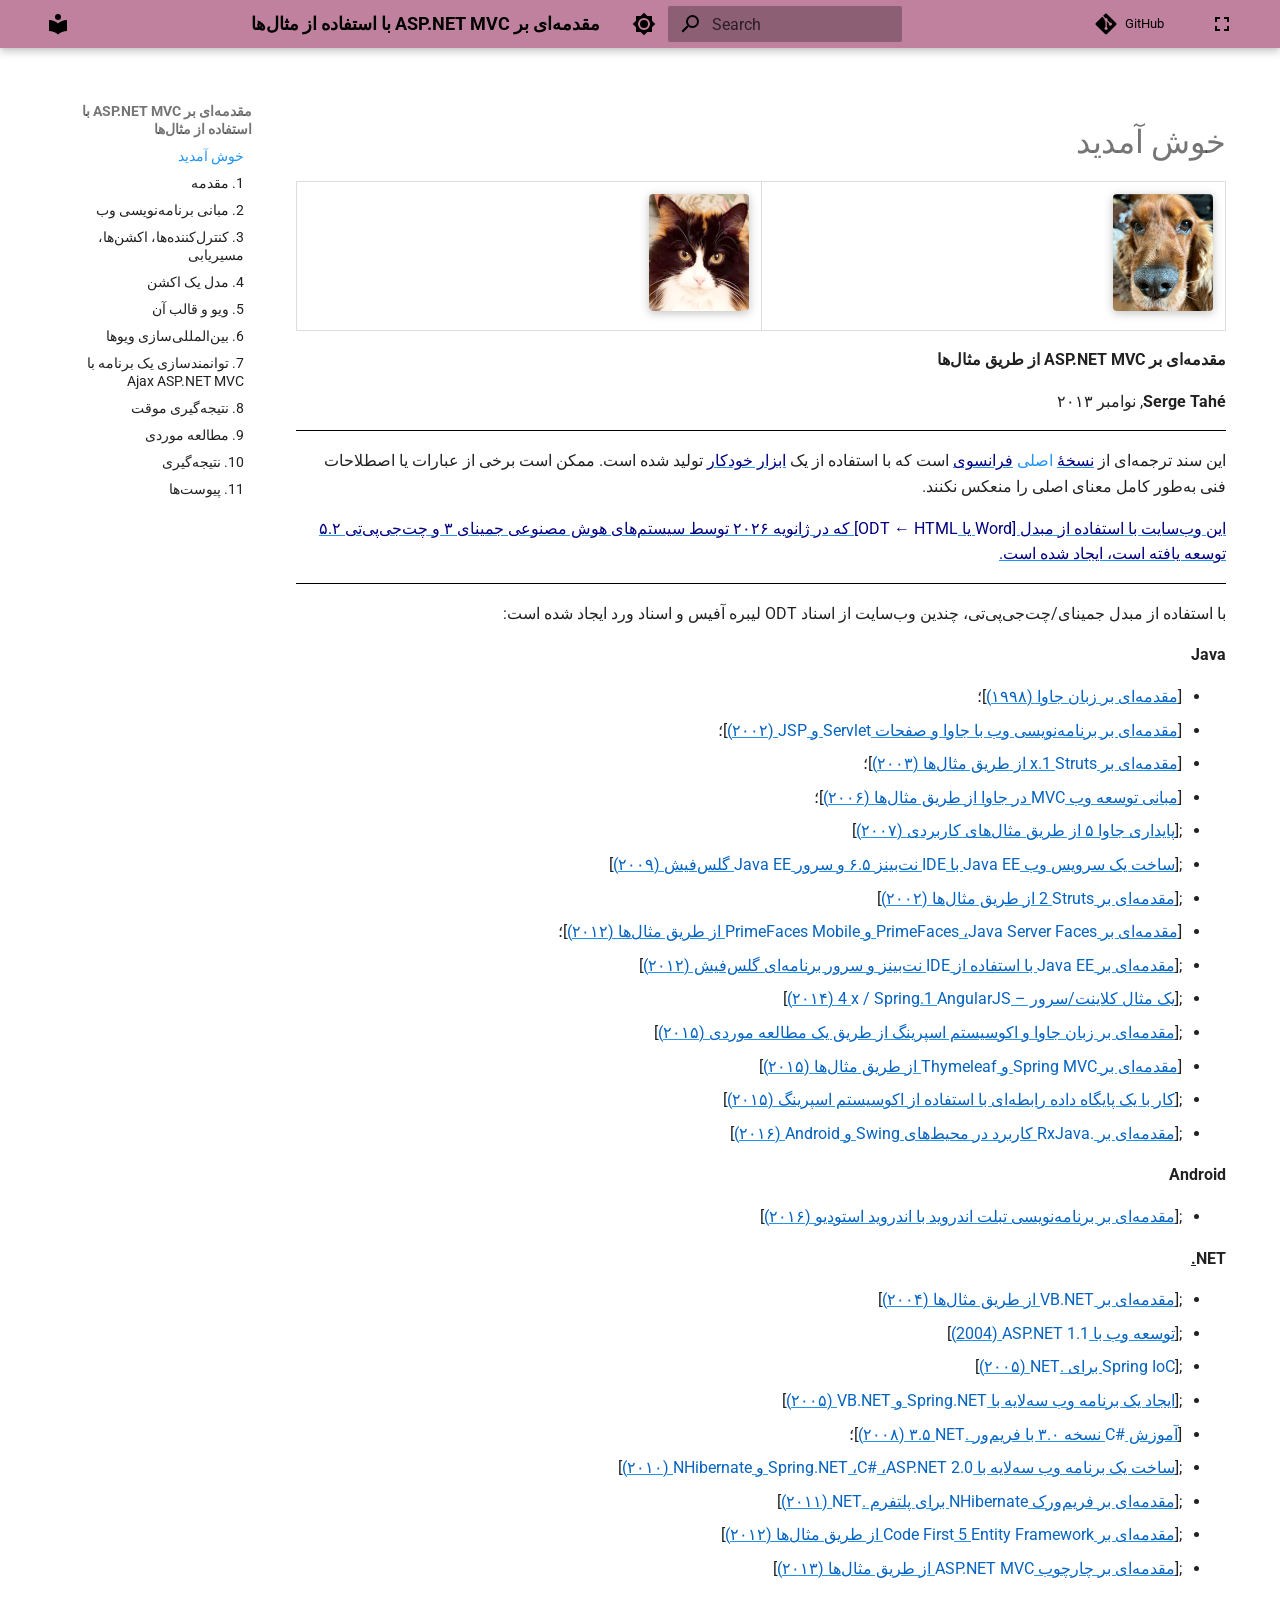
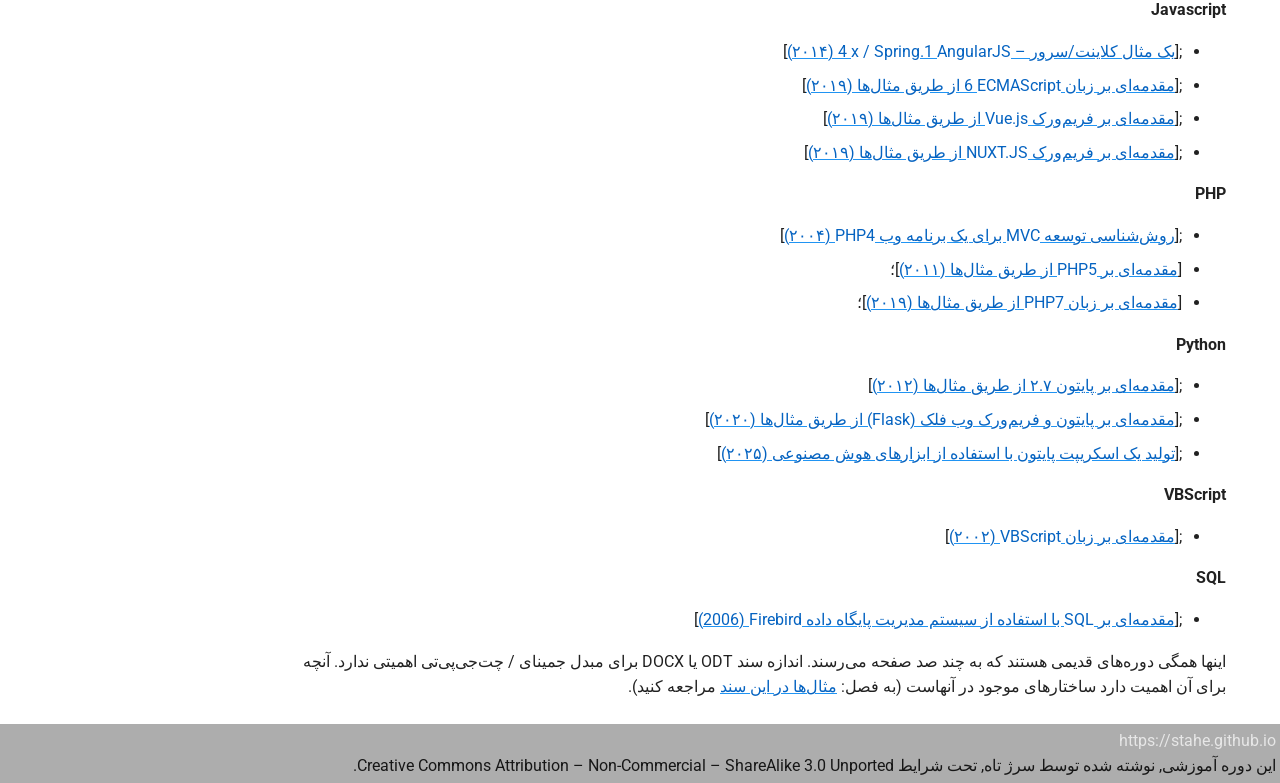
<file: index.html>
<!doctype html>
<html lang="en" class="no-js">
  <head>
    
      <meta charset="utf-8">
      <meta name="viewport" content="width=device-width,initial-scale=1">
      
        <meta name="description" content="مقدمه‌ای بر ASP.NET MVC با استفاده از مثال‌ها">
      
      
        <meta name="author" content="Serge Tahé">
      
      
        <link rel="canonical" href="https://stahe.github.io/fa-aspnetmvc-nov-2013/index.html">
      
      
      
        <link rel="next" href="mqdmh.html">
      
      
        
      
      
      <link rel="icon" href="assets/images/favicon.png">
      <meta name="generator" content="mkdocs-1.6.1, mkdocs-material-9.7.0">
    
    
      
        <title>مقدمه‌ای بر ASP.NET MVC با استفاده از مثال‌ها</title>
      
    
    
      <link rel="stylesheet" href="assets/stylesheets/main.618322db.min.css">
      
        
        <link rel="stylesheet" href="assets/stylesheets/palette.ab4e12ef.min.css">
      
      


    
    
      
    
    
      
        
        
        <link rel="preconnect" href="https://fonts.gstatic.com" crossorigin>
        <link rel="stylesheet" href="https://fonts.googleapis.com/css?family=Roboto:300,300i,400,400i,700,700i%7CRoboto+Mono:400,400i,700,700i&display=fallback">
        <style>:root{--md-text-font:"Roboto";--md-code-font:"Roboto Mono"}</style>
      
    
    
      <link rel="stylesheet" href="stylesheets/focus.css">
    
      <link rel="stylesheet" href="stylesheets/bidi.css">
    
    <script>__md_scope=new URL(".",location),__md_hash=e=>[...e].reduce(((e,_)=>(e<<5)-e+_.charCodeAt(0)),0),__md_get=(e,_=localStorage,t=__md_scope)=>JSON.parse(_.getItem(t.pathname+"."+e)),__md_set=(e,_,t=localStorage,a=__md_scope)=>{try{t.setItem(a.pathname+"."+e,JSON.stringify(_))}catch(e){}}</script>
    
      
  <script async src="https://www.googletagmanager.com/gtag/js?id=G-EBZC3JVJNR"></script>
  <script>
    window.dataLayer = window.dataLayer || [];
    function gtag(){dataLayer.push(arguments);}
    gtag('js', new Date());
    var siteName = "مقدمه‌ای بر ASP.NET MVC با استفاده از مثال‌ها";
    gtag('config', 'G-EBZC3JVJNR', {
        'page_title': siteName
    });
  </script>

    
    
  </head>
  
  
    
    
      
    
    
    
    
    <body dir="ltr" data-md-color-scheme="default" data-md-color-primary="blue" data-md-color-accent="purple">
  
    
    <input class="md-toggle" data-md-toggle="drawer" type="checkbox" id="__drawer" autocomplete="off">
    <input class="md-toggle" data-md-toggle="search" type="checkbox" id="__search" autocomplete="off">
    <label class="md-overlay" for="__drawer"></label>
    <div data-md-component="skip">
      
    </div>
    <div data-md-component="announce">
      
    </div>
    
    
      

  

<header class="md-header md-header--shadow" data-md-component="header">
  <nav class="md-header__inner md-grid" aria-label="Header">
    <a href="index.html" title="مقدمه‌ای بر ASP.NET MVC با استفاده از مثال‌ها" class="md-header__button md-logo" aria-label="مقدمه‌ای بر ASP.NET MVC با استفاده از مثال‌ها" data-md-component="logo">
      
  
  <svg xmlns="http://www.w3.org/2000/svg" viewBox="0 0 24 24"><path d="M12 8a3 3 0 0 0 3-3 3 3 0 0 0-3-3 3 3 0 0 0-3 3 3 3 0 0 0 3 3m0 3.54C9.64 9.35 6.5 8 3 8v11c3.5 0 6.64 1.35 9 3.54 2.36-2.19 5.5-3.54 9-3.54V8c-3.5 0-6.64 1.35-9 3.54"/></svg>

    </a>
    <label class="md-header__button md-icon" for="__drawer">
      
      <svg xmlns="http://www.w3.org/2000/svg" viewBox="0 0 24 24"><path d="M3 6h18v2H3zm0 5h18v2H3zm0 5h18v2H3z"/></svg>
    </label>
    <div class="md-header__title" data-md-component="header-title">
      <div class="md-header__ellipsis">
        <div class="md-header__topic">
          <span class="md-ellipsis">
            مقدمه‌ای بر ASP.NET MVC با استفاده از مثال‌ها
          </span>
        </div>
        <div class="md-header__topic" data-md-component="header-topic">
          <span class="md-ellipsis">
            
              خوش آمدید
            
          </span>
        </div>
      </div>
    </div>
    
      
        <form class="md-header__option" data-md-component="palette">
  
    
    
    
    <input class="md-option" data-md-color-media="(prefers-color-scheme: light)" data-md-color-scheme="default" data-md-color-primary="blue" data-md-color-accent="purple"  aria-label="مخاطب به حالت تاریک"  type="radio" name="__palette" id="__palette_0">
    
      <label class="md-header__button md-icon" title="مخاطب به حالت تاریک" for="__palette_1" hidden>
        <svg xmlns="http://www.w3.org/2000/svg" viewBox="0 0 24 24"><path d="M12 8a4 4 0 0 0-4 4 4 4 0 0 0 4 4 4 4 0 0 0 4-4 4 4 0 0 0-4-4m0 10a6 6 0 0 1-6-6 6 6 0 0 1 6-6 6 6 0 0 1 6 6 6 6 0 0 1-6 6m8-9.31V4h-4.69L12 .69 8.69 4H4v4.69L.69 12 4 15.31V20h4.69L12 23.31 15.31 20H20v-4.69L23.31 12z"/></svg>
      </label>
    
  
    
    
    
    <input class="md-option" data-md-color-media="(prefers-color-scheme: dark)" data-md-color-scheme="slate" data-md-color-primary="blue" data-md-color-accent="purple"  aria-label="مخاطب به حالت روشن"  type="radio" name="__palette" id="__palette_1">
    
      <label class="md-header__button md-icon" title="مخاطب به حالت روشن" for="__palette_0" hidden>
        <svg xmlns="http://www.w3.org/2000/svg" viewBox="0 0 24 24"><path d="M12 18c-.89 0-1.74-.2-2.5-.55C11.56 16.5 13 14.42 13 12s-1.44-4.5-3.5-5.45C10.26 6.2 11.11 6 12 6a6 6 0 0 1 6 6 6 6 0 0 1-6 6m8-9.31V4h-4.69L12 .69 8.69 4H4v4.69L.69 12 4 15.31V20h4.69L12 23.31 15.31 20H20v-4.69L23.31 12z"/></svg>
      </label>
    
  
</form>
      
    
    
      <script>var palette=__md_get("__palette");if(palette&&palette.color){if("(prefers-color-scheme)"===palette.color.media){var media=matchMedia("(prefers-color-scheme: light)"),input=document.querySelector(media.matches?"[data-md-color-media='(prefers-color-scheme: light)']":"[data-md-color-media='(prefers-color-scheme: dark)']");palette.color.media=input.getAttribute("data-md-color-media"),palette.color.scheme=input.getAttribute("data-md-color-scheme"),palette.color.primary=input.getAttribute("data-md-color-primary"),palette.color.accent=input.getAttribute("data-md-color-accent")}for(var[key,value]of Object.entries(palette.color))document.body.setAttribute("data-md-color-"+key,value)}</script>
    
    
    
      
      
        <label class="md-header__button md-icon" for="__search">
          
          <svg xmlns="http://www.w3.org/2000/svg" viewBox="0 0 24 24"><path d="M9.5 3A6.5 6.5 0 0 1 16 9.5c0 1.61-.59 3.09-1.56 4.23l.27.27h.79l5 5-1.5 1.5-5-5v-.79l-.27-.27A6.52 6.52 0 0 1 9.5 16 6.5 6.5 0 0 1 3 9.5 6.5 6.5 0 0 1 9.5 3m0 2C7 5 5 7 5 9.5S7 14 9.5 14 14 12 14 9.5 12 5 9.5 5"/></svg>
        </label>
        <div class="md-search" data-md-component="search" role="dialog">
  <label class="md-search__overlay" for="__search"></label>
  <div class="md-search__inner" role="search">
    <form class="md-search__form" name="search">
      <input type="text" class="md-search__input" name="query" aria-label="Search" placeholder="Search" autocapitalize="off" autocorrect="off" autocomplete="off" spellcheck="false" data-md-component="search-query" required>
      <label class="md-search__icon md-icon" for="__search">
        
        <svg xmlns="http://www.w3.org/2000/svg" viewBox="0 0 24 24"><path d="M9.5 3A6.5 6.5 0 0 1 16 9.5c0 1.61-.59 3.09-1.56 4.23l.27.27h.79l5 5-1.5 1.5-5-5v-.79l-.27-.27A6.52 6.52 0 0 1 9.5 16 6.5 6.5 0 0 1 3 9.5 6.5 6.5 0 0 1 9.5 3m0 2C7 5 5 7 5 9.5S7 14 9.5 14 14 12 14 9.5 12 5 9.5 5"/></svg>
        
        <svg xmlns="http://www.w3.org/2000/svg" viewBox="0 0 24 24"><path d="M20 11v2H8l5.5 5.5-1.42 1.42L4.16 12l7.92-7.92L13.5 5.5 8 11z"/></svg>
      </label>
      <nav class="md-search__options" aria-label="Search">
        
        <button type="reset" class="md-search__icon md-icon" title="Clear" aria-label="Clear" tabindex="-1">
          
          <svg xmlns="http://www.w3.org/2000/svg" viewBox="0 0 24 24"><path d="M19 6.41 17.59 5 12 10.59 6.41 5 5 6.41 10.59 12 5 17.59 6.41 19 12 13.41 17.59 19 19 17.59 13.41 12z"/></svg>
        </button>
      </nav>
      
    </form>
    <div class="md-search__output">
      <div class="md-search__scrollwrap" tabindex="0" data-md-scrollfix>
        <div class="md-search-result" data-md-component="search-result">
          <div class="md-search-result__meta">
            Initializing search
          </div>
          <ol class="md-search-result__list" role="presentation"></ol>
        </div>
      </div>
    </div>
  </div>
</div>
      
    
    
      <div class="md-header__source">
        <a href="https://stahe.github.io/fa-aspnetmvc-nov-2013" title="Go to repository" class="md-source" data-md-component="source">
  <div class="md-source__icon md-icon">
    
    <svg xmlns="http://www.w3.org/2000/svg" viewBox="0 0 448 512"><!--! Font Awesome Free 7.1.0 by @fontawesome - https://fontawesome.com License - https://fontawesome.com/license/free (Icons: CC BY 4.0, Fonts: SIL OFL 1.1, Code: MIT License) Copyright 2025 Fonticons, Inc.--><path d="M439.6 236.1 244 40.5c-5.4-5.5-12.8-8.5-20.4-8.5s-15 3-20.4 8.4L162.5 81l51.5 51.5c27.1-9.1 52.7 16.8 43.4 43.7l49.7 49.7c34.2-11.8 61.2 31 35.5 56.7-26.5 26.5-70.2-2.9-56-37.3L240.3 199v121.9c25.3 12.5 22.3 41.8 9.1 55-6.4 6.4-15.2 10.1-24.3 10.1s-17.8-3.6-24.3-10.1c-17.6-17.6-11.1-46.9 11.2-56v-123c-20.8-8.5-24.6-30.7-18.6-45L142.6 101 8.5 235.1C3 240.6 0 247.9 0 255.5s3 15 8.5 20.4l195.6 195.7c5.4 5.4 12.7 8.4 20.4 8.4s15-3 20.4-8.4l194.7-194.7c5.4-5.4 8.4-12.8 8.4-20.4s-3-15-8.4-20.4"/></svg>
  </div>
  <div class="md-source__repository">
    GitHub
  </div>
</a>
      </div>
    
  </nav>
  
</header>
    
    <div class="md-container" data-md-component="container">
      
      
        
          
        
      
      <main class="md-main" data-md-component="main">
        <div class="md-main__inner md-grid">
          
            
              
              <div class="md-sidebar md-sidebar--primary" data-md-component="sidebar" data-md-type="navigation" >
                <div class="md-sidebar__scrollwrap">
                  <div class="md-sidebar__inner">
                    



  

<nav class="md-nav md-nav--primary md-nav--integrated" aria-label="Navigation" data-md-level="0">
  <label class="md-nav__title" for="__drawer">
    <a href="index.html" title="مقدمه‌ای بر ASP.NET MVC با استفاده از مثال‌ها" class="md-nav__button md-logo" aria-label="مقدمه‌ای بر ASP.NET MVC با استفاده از مثال‌ها" data-md-component="logo">
      
  
  <svg xmlns="http://www.w3.org/2000/svg" viewBox="0 0 24 24"><path d="M12 8a3 3 0 0 0 3-3 3 3 0 0 0-3-3 3 3 0 0 0-3 3 3 3 0 0 0 3 3m0 3.54C9.64 9.35 6.5 8 3 8v11c3.5 0 6.64 1.35 9 3.54 2.36-2.19 5.5-3.54 9-3.54V8c-3.5 0-6.64 1.35-9 3.54"/></svg>

    </a>
    مقدمه‌ای بر ASP.NET MVC با استفاده از مثال‌ها
  </label>
  
    <div class="md-nav__source">
      <a href="https://stahe.github.io/fa-aspnetmvc-nov-2013" title="Go to repository" class="md-source" data-md-component="source">
  <div class="md-source__icon md-icon">
    
    <svg xmlns="http://www.w3.org/2000/svg" viewBox="0 0 448 512"><!--! Font Awesome Free 7.1.0 by @fontawesome - https://fontawesome.com License - https://fontawesome.com/license/free (Icons: CC BY 4.0, Fonts: SIL OFL 1.1, Code: MIT License) Copyright 2025 Fonticons, Inc.--><path d="M439.6 236.1 244 40.5c-5.4-5.5-12.8-8.5-20.4-8.5s-15 3-20.4 8.4L162.5 81l51.5 51.5c27.1-9.1 52.7 16.8 43.4 43.7l49.7 49.7c34.2-11.8 61.2 31 35.5 56.7-26.5 26.5-70.2-2.9-56-37.3L240.3 199v121.9c25.3 12.5 22.3 41.8 9.1 55-6.4 6.4-15.2 10.1-24.3 10.1s-17.8-3.6-24.3-10.1c-17.6-17.6-11.1-46.9 11.2-56v-123c-20.8-8.5-24.6-30.7-18.6-45L142.6 101 8.5 235.1C3 240.6 0 247.9 0 255.5s3 15 8.5 20.4l195.6 195.7c5.4 5.4 12.7 8.4 20.4 8.4s15-3 20.4-8.4l194.7-194.7c5.4-5.4 8.4-12.8 8.4-20.4s-3-15-8.4-20.4"/></svg>
  </div>
  <div class="md-source__repository">
    GitHub
  </div>
</a>
    </div>
  
  <ul class="md-nav__list" data-md-scrollfix>
    
      
      
  
  
    
  
  
  
    <li class="md-nav__item md-nav__item--active">
      
      <input class="md-nav__toggle md-toggle" type="checkbox" id="__toc">
      
      
      
      <a href="index.html" class="md-nav__link md-nav__link--active">
        
  
  
  <span class="md-ellipsis">
    
  
    خوش آمدید
  

    
  </span>
  
  

      </a>
      
    </li>
  

    
      
      
  
  
  
  
    <li class="md-nav__item">
      <a href="mqdmh.html" class="md-nav__link">
        
  
  
  <span class="md-ellipsis">
    
  
    1. مقدمه
  

    
  </span>
  
  

      </a>
    </li>
  

    
      
      
  
  
  
  
    <li class="md-nav__item">
      <a href="mbny-brnmhnwysy-wb.html" class="md-nav__link">
        
  
  
  <span class="md-ellipsis">
    
  
    2. مبانی برنامه‌نویسی وب
  

    
  </span>
  
  

      </a>
    </li>
  

    
      
      
  
  
  
  
    <li class="md-nav__item">
      <a href="khntrlkhnndhh-khshnh-msyryby.html" class="md-nav__link">
        
  
  
  <span class="md-ellipsis">
    
  
    3. کنترل‌کننده‌ها، اکشن‌ها، مسیریابی
  

    
  </span>
  
  

      </a>
    </li>
  

    
      
      
  
  
  
  
    <li class="md-nav__item">
      <a href="mdl-ykh-khshn.html" class="md-nav__link">
        
  
  
  <span class="md-ellipsis">
    
  
    4. مدل یک اکشن
  

    
  </span>
  
  

      </a>
    </li>
  

    
      
      
  
  
  
  
    <li class="md-nav__item">
      <a href="wyw-w-qlb-an.html" class="md-nav__link">
        
  
  
  <span class="md-ellipsis">
    
  
    5. ویو و قالب آن
  

    
  </span>
  
  

      </a>
    </li>
  

    
      
      
  
  
  
  
    <li class="md-nav__item">
      <a href="bynlmllyszy-wywh.html" class="md-nav__link">
        
  
  
  <span class="md-ellipsis">
    
  
    6. بین‌المللی‌سازی ویوها
  

    
  </span>
  
  

      </a>
    </li>
  

    
      
      
  
  
  
  
    <li class="md-nav__item">
      <a href="twnmndszy-ykh-brnmh-b-ajax-aspnet-mvc.html" class="md-nav__link">
        
  
  
  <span class="md-ellipsis">
    
  
    7. توانمندسازی یک برنامه با Ajax ASP.NET MVC
  

    
  </span>
  
  

      </a>
    </li>
  

    
      
      
  
  
  
  
    <li class="md-nav__item">
      <a href="ntyjhgyry-mwqt.html" class="md-nav__link">
        
  
  
  <span class="md-ellipsis">
    
  
    8. نتیجه‌گیری موقت
  

    
  </span>
  
  

      </a>
    </li>
  

    
      
      
  
  
  
  
    <li class="md-nav__item">
      <a href="mlh-mwrdy.html" class="md-nav__link">
        
  
  
  <span class="md-ellipsis">
    
  
    9. مطالعه موردی
  

    
  </span>
  
  

      </a>
    </li>
  

    
      
      
  
  
  
  
    <li class="md-nav__item">
      <a href="ntyjhgyry.html" class="md-nav__link">
        
  
  
  <span class="md-ellipsis">
    
  
    10. نتیجه‌گیری
  

    
  </span>
  
  

      </a>
    </li>
  

    
      
      
  
  
  
  
    <li class="md-nav__item">
      <a href="pywsth.html" class="md-nav__link">
        
  
  
  <span class="md-ellipsis">
    
  
    11. پیوست‌ها
  

    
  </span>
  
  

      </a>
    </li>
  

    
  </ul>
</nav>
                  </div>
                </div>
              </div>
            
            
          
          
            <div class="md-content" data-md-component="content">
              
              <article class="md-content__inner md-typeset">
                
                  



  <h1>خوش آمدید</h1>

<table dir="rtl" class="odt-table" style="border-collapse: collapse; width: 100%; margin-bottom: 1em;"><tr><td dir="rtl" style="border: 1px solid #ddd; padding: 8px; vertical-align: top; text-align: right;"><img src="images/10000000000000C8000000E930F662D2.png" width="100" height="117" style="display:inline-block; margin:4px;width:2.646cm;height:3.083cm;" class="odt-zoomable" data-zoom-src="images/10000000000000C8000000E930F662D2.png" /></td><td dir="rtl" style="border: 1px solid #ddd; padding: 8px; vertical-align: top; text-align: right;"><img src="images/10000000000000C8000000E90F858128.png" width="100" height="117" style="display:inline-block; margin:4px;width:2.646cm;height:3.083cm;" class="odt-zoomable" data-zoom-src="images/10000000000000C8000000E90F858128.png" /></td></tr></table>

<p><strong>مقدمه‌ای بر <bdi dir="ltr" class="odt-ltr-term">ASP.NET MVC</bdi> از طریق مثال‌ها</strong></p>
<p><strong><bdi dir="ltr" class="odt-ltr-term">Serge Tahé</bdi></strong>, نوامبر ۲۰۱۳</p>
<hr style="border:0; border-top:0.26pt solid #000000; margin:0.75em 0;" data-odt-border="top" />
<p>این سند ترجمه‌ای از <a href="https://stahe.github.io/aspnetmvc-nov-2013/"><u><span style="color: #000080">نسخهٔ</span></u> اصلی <u><span style="color: #000080">فرانسوی</span></u></a> است که با استفاده از یک <a href="https://www.deepl.com/"><u><span style="color: #000080">ابزار خودکار</span></u></a> تولید شده است. ممکن است برخی از عبارات یا اصطلاحات فنی به‌طور کامل معنای اصلی را منعکس نکنند.</p>
<p><a href="https://stahe.github.io/en-word-odt-vers-html-janv-2026/"><u><span style="color: #000080">این وب‌سایت با استفاده از مبدل [<bdi dir="ltr" class="odt-ltr-term">Word</bdi> یا <bdi dir="ltr" class="odt-ltr-term">ODT ← HTML</bdi>] که در ژانویه ۲۰۲۶ توسط سیستم‌های هوش مصنوعی جمینای ۳ و چت‌جی‌پی‌تی ۵.۲ توسعه یافته است، ایجاد شده است.</span></u></a></p>
<hr style="border:0; border-top:0.26pt solid #000000; margin:0.75em 0;" data-odt-border="bottom" />
<p>با استفاده از مبدل جمینای/چت‌جی‌پی‌تی، چندین وب‌سایت از اسناد <bdi dir="ltr" class="odt-ltr-term">ODT</bdi> لیبره آفیس و اسناد ورد ایجاد شده است:</p>
<p><u><strong><bdi dir="ltr" class="odt-ltr-term">Java</bdi></strong></u></p>
<ul>
<li>[<a href="https://stahe.github.io/fa-java-sept-1998/"><u><span style="color: #0563c1">مقدمه‌ای بر زبان جاوا (۱۹۹۸)</span></u></a>]؛</li>
<li>[<a href="https://stahe.github.io/fa-servlets-java-juin-2002/"><u><span style="color: #0563c1">مقدمه‌ای بر برنامه‌نویسی وب با جاوا و صفحات <bdi dir="ltr" class="odt-ltr-term">Servlet</bdi> و <bdi dir="ltr" class="odt-ltr-term">JSP</bdi> (۲۰۰۲)</span></u></a>]؛</li>
<li>[<a href="https://stahe.github.io/fa-struts1x-dec-2003/"><u><span style="color: #0563c1">مقدمه‌ای بر <bdi dir="ltr" class="odt-ltr-term">Struts</bdi> 1.x از طریق مثال‌ها (۲۰۰۳)</span></u></a>]؛</li>
<li>[<a href="https://stahe.github.io/fa-java-web-mvc-mai-2006/"><u><span style="color: #0563c1">مبانی توسعه وب <bdi dir="ltr" class="odt-ltr-term">MVC</bdi> در جاوا از طریق مثال‌ها (۲۰۰۶)</span></u></a>]؛</li>
<li>[<a href="https://stahe.github.io/fa-jpa-juin-2007/"><u><span style="color: #0563c1">پایداری جاوا ۵ از طریق مثال‌های کاربردی (۲۰۰۷)</span></u></a>];</li>
<li>[<a href="https://stahe.github.io/fa-webservice-netbeans-glassfish-fev-2009/"><u><span style="color: #0563c1">ساخت یک سرویس وب <bdi dir="ltr" class="odt-ltr-term">Java EE</bdi> با <bdi dir="ltr" class="odt-ltr-term">IDE</bdi> نت‌بینز ۶.۵ و سرور <bdi dir="ltr" class="odt-ltr-term">Java EE</bdi> گلس‌فیش (۲۰۰۹)</span></u></a>];</li>
<li>[<a href="https://stahe.github.io/fa-struts2-janv-2012/"><u><span style="color: #0563c1">مقدمه‌ای بر <bdi dir="ltr" class="odt-ltr-term">Struts</bdi> 2 از طریق مثال‌ها (۲۰۰۲)</span></u></a>];</li>
<li>[<a href="https://stahe.github.io/fa-jsf2-pf-pfm-juin-2012/"><u><span style="color: #0563c1">مقدمه‌ای بر <bdi dir="ltr" class="odt-ltr-term">Java Server Faces</bdi>، <bdi dir="ltr" class="odt-ltr-term">PrimeFaces</bdi> و <bdi dir="ltr" class="odt-ltr-term">PrimeFaces Mobile</bdi> از طریق مثال‌ها (۲۰۱۲)</span></u></a>]؛</li>
<li>[<a href="https://stahe.github.io/fa-javaee-juin-2012/"><u><span style="color: #0563c1">مقدمه‌ای بر <bdi dir="ltr" class="odt-ltr-term">Java EE</bdi> با استفاده از <bdi dir="ltr" class="odt-ltr-term">IDE</bdi> نت‌بینز و سرور برنامه‌ای گلس‌فیش (۲۰۱۲)</span></u></a>];</li>
<li>[<a href="https://stahe.github.io/fa-spring-angular1.x-juillet-2014/"><u><span style="color: #0563c1">یک مثال کلاینت/سرور – <bdi dir="ltr" class="odt-ltr-term">AngularJS</bdi> 1.<bdi dir="ltr" class="odt-ltr-term">x / Spring</bdi> 4 (۲۰۱۴)</span></u></a>];</li>
<li>[<a href="https://stahe.github.io/fa-java-spring-dec-2015/"><u><span style="color: #0563c1">مقدمه‌ای بر زبان جاوا و اکوسیستم اسپرینگ از طریق یک مطالعه موردی (۲۰۱۵)</span></u></a>];</li>
<li>[<a href="https://stahe.github.io/fa-springmvc-thymeleaf-janv-2015/"><u><span style="color: #0563c1">مقدمه‌ای بر <bdi dir="ltr" class="odt-ltr-term">Spring MVC</bdi> و <bdi dir="ltr" class="odt-ltr-term">Thymeleaf</bdi> از طریق مثال‌ها (۲۰۱۵)</span></u></a>]</li>
<li>[<a href="https://stahe.github.io/fa-spring-database-juin-2015/"><u><span style="color: #0563c1">کار با یک پایگاه داده رابطه‌ای با استفاده از اکوسیستم اسپرینگ (۲۰۱۵)</span></u></a>];</li>
<li>[<a href="https://stahe.github.io/fa-rxjava-mai-2016/"><u><span style="color: #0563c1">مقدمه‌ای بر <bdi dir="ltr" class="odt-ltr-term">RxJava.</bdi> کاربرد در محیط‌های <bdi dir="ltr" class="odt-ltr-term">Swing</bdi> و <bdi dir="ltr" class="odt-ltr-term">Android</bdi> (۲۰۱۶)</span></u></a>];</li>
</ul>
<p><u><strong><bdi dir="ltr" class="odt-ltr-term">Android</bdi></strong></u></p>
<ul>
<li>[<a href="https://stahe.github.io/fa-android-aout-2016/"><u><span style="color: #0563c1">مقدمه‌ای بر برنامه‌نویسی تبلت اندروید با اندروید استودیو (۲۰۱۶)</span></u></a>];</li>
</ul>
<p><u><strong>.</strong></u><u><strong><bdi dir="ltr" class="odt-ltr-term">NET</bdi></strong></u></p>
<ul>
<li>[<a href="https://stahe.github.io/fa-vbnet-mars-2004/"><u><span style="color: #0563c1">مقدمه‌ای بر <bdi dir="ltr" class="odt-ltr-term">VB.NET</bdi> از طریق مثال‌ها (۲۰۰۴)</span></u></a>];</li>
<li>[<a href="https://stahe.github.io/fa-aspnet1.1-avril-2004/"><u><span style="color: #0563c1">توسعه وب با <bdi dir="ltr" class="odt-ltr-term">ASP.NET 1.1</bdi> (2004)</span></u></a>];</li>
<li>[<a href="https://stahe.github.io/fa-springioc-dotnet-avril-2005/"><u><span style="color: #0563c1"><bdi dir="ltr" class="odt-ltr-term">Spring IoC</bdi> برای .<bdi dir="ltr" class="odt-ltr-term">NET</bdi> (۲۰۰۵)</span></u></a>];</li>
<li>[<a href="https://stahe.github.io/fa-web3tier-dotnet-avril-2005/"><u><span style="color: #0563c1">ایجاد یک برنامه وب سه‌لایه با <bdi dir="ltr" class="odt-ltr-term">Spring.NET</bdi> و <bdi dir="ltr" class="odt-ltr-term">VB.NET</bdi> (۲۰۰۵)</span></u></a>];</li>
<li>[<a href="https://stahe.github.io/fa-csharp-mai-2008/"><u><span style="color: #0563c1">آموزش <bdi dir="ltr" class="odt-ltr-term">C#</bdi> نسخه ۳.۰ با فریم‌ور .<bdi dir="ltr" class="odt-ltr-term">NET</bdi> ۳.۵ (۲۰۰۸)</span></u></a>]؛</li>
<li>[<a href="https://stahe.github.io/fa-pam-aspnet-juin-2010/"><u><span style="color: #0563c1">ساخت یک برنامه وب سه‌لایه با <bdi dir="ltr" class="odt-ltr-term">ASP.NET 2.0</bdi>، <bdi dir="ltr" class="odt-ltr-term">C#</bdi>، <bdi dir="ltr" class="odt-ltr-term">Spring.NET</bdi> و <bdi dir="ltr" class="odt-ltr-term">NHibernate</bdi> (۲۰۱۰)</span></u></a>];</li>
<li>[<a href="https://stahe.github.io/fa-nhibernate-dotnet-dec-2011/"><u><span style="color: #0563c1">مقدمه‌ای بر فریم‌ورک <bdi dir="ltr" class="odt-ltr-term">NHibernate</bdi> برای پلتفرم .<bdi dir="ltr" class="odt-ltr-term">NET</bdi> (۲۰۱۱)</span></u></a>];</li>
<li>[<a href="https://stahe.github.io/fa-ef5cf-oct-2012/"><u><span style="color: #0563c1">مقدمه‌ای بر <bdi dir="ltr" class="odt-ltr-term">Entity Framework</bdi> 5 <bdi dir="ltr" class="odt-ltr-term">Code First</bdi> از طریق مثال‌ها (۲۰۱۲)</span></u></a>];</li>
<li>[<a href="https://stahe.github.io/fa-aspnetmvc-nov-2013/"><u><span style="color: #0563c1">مقدمه‌ای بر چارچوب <bdi dir="ltr" class="odt-ltr-term">ASP.NET MVC</bdi> از طریق مثال‌ها (۲۰۱۳)</span></u></a>];</li>
</ul>
<p><u><strong><bdi dir="ltr" class="odt-ltr-term">Javascript</bdi></strong></u></p>
<ul>
<li>[<a href="https://stahe.github.io/fa-spring-angular1.x-juillet-2014/"><u><span style="color: #0563c1">یک مثال کلاینت/سرور – <bdi dir="ltr" class="odt-ltr-term">AngularJS</bdi> 1.<bdi dir="ltr" class="odt-ltr-term">x / Spring</bdi> 4 (۲۰۱۴)</span></u></a>];</li>
<li>[<a href="https://stahe.github.io/fa-ecmascript6-oct-2019/"><u><span style="color: #0563c1">مقدمه‌ای بر زبان <bdi dir="ltr" class="odt-ltr-term">ECMAScript</bdi> 6 از طریق مثال‌ها (۲۰۱۹)</span></u></a>];</li>
<li>[<a href="https://stahe.github.io/fa-vuejs-oct-2019/"><u><span style="color: #0563c1">مقدمه‌ای بر فریم‌ورک <bdi dir="ltr" class="odt-ltr-term">Vue.js</bdi> از طریق مثال‌ها (۲۰۱۹)</span></u></a>];</li>
<li>[<a href="https://stahe.github.io/fa-nuxtjs-dec-2019/"><u><span style="color: #0563c1">مقدمه‌ای بر فریم‌ورک <bdi dir="ltr" class="odt-ltr-term">NUXT.JS</bdi> از طریق مثال‌ها (۲۰۱۹)</span></u></a>];</li>
</ul>
<p><u><strong><bdi dir="ltr" class="odt-ltr-term">PHP</bdi></strong></u></p>
<ul>
<li>[<a href="https://stahe.github.io/fa-php4mvc-janvier-2004/"><u><span style="color: #0563c1">روش‌شناسی توسعه <bdi dir="ltr" class="odt-ltr-term">MVC</bdi> برای یک برنامه وب <bdi dir="ltr" class="odt-ltr-term">PHP4</bdi> (۲۰۰۴)</span></u></a>];</li>
<li>[<a href="https://stahe.github.io/fa-php5-juillet-2011/"><u><span style="color: #0563c1">مقدمه‌ای بر <bdi dir="ltr" class="odt-ltr-term">PHP5</bdi> از طریق مثال‌ها (۲۰۱۱)</span></u></a>]؛</li>
<li>[<a href="https://stahe.github.io/fa-php7-juillet-2019/"><u><span style="color: #0563c1">مقدمه‌ای بر زبان <bdi dir="ltr" class="odt-ltr-term">PHP7</bdi> از طریق مثال‌ها (۲۰۱۹)</span></u></a>]؛</li>
</ul>
<p><u><strong><bdi dir="ltr" class="odt-ltr-term">Python</bdi></strong></u></p>
<ul>
<li>[<a href="https://stahe.github.io/fa-python2.7-mars-2012/"><u><span style="color: #0563c1">مقدمه‌ای بر پایتون ۲.۷ از طریق مثال‌ها (۲۰۱۲)</span></u></a>];</li>
<li>[<a href="https://stahe.github.io/fa-python-flask-sept-2020/"><u><span style="color: #0563c1">مقدمه‌ای بر پایتون و فریم‌ورک وب فلک (<bdi dir="ltr" class="odt-ltr-term">Flask</bdi>) از طریق مثال‌ها (۲۰۲۰)</span></u></a>];</li>
<li>[<a href="https://stahe.github.io/fa-python-ia-sept-2025/"><u><span style="color: #0563c1">تولید یک اسکریپت پایتون با استفاده از ابزارهای هوش مصنوعی (۲۰۲۵)</span></u></a>];</li>
</ul>
<p><u><strong><bdi dir="ltr" class="odt-ltr-term">VBScript</bdi></strong></u></p>
<ul>
<li>[<a href="https://stahe.github.io/fa-vbscript-janv-2002/"><u><span style="color: #0563c1">مقدمه‌ای بر زبان <bdi dir="ltr" class="odt-ltr-term">VBScript</bdi> (۲۰۰۲)</span></u></a>];</li>
</ul>
<p><u><strong><bdi dir="ltr" class="odt-ltr-term">SQL</bdi></strong></u></p>
<ul>
<li>[<a href="https://stahe.github.io/fa-sql-firebird-janv-2006/"><u><span style="color: #0563c1">مقدمه‌ای بر <bdi dir="ltr" class="odt-ltr-term">SQL</bdi> با استفاده از سیستم مدیریت پایگاه داده <bdi dir="ltr" class="odt-ltr-term">Firebird</bdi> (2006)</span></u></a>];</li>
</ul>
<p>اینها همگی دوره‌های قدیمی هستند که به چند صد صفحه می‌رسند. اندازه سند <bdi dir="ltr" class="odt-ltr-term">ODT</bdi> یا <bdi dir="ltr" class="odt-ltr-term">DOCX</bdi> برای مبدل جمینای / چت‌جی‌پی‌تی اهمیتی ندارد. آنچه برای آن اهمیت دارد ساختارهای موجود در آنهاست (به فصل: <a href="https://stahe.github.io/en-word-odt-vers-html-janv-2026/examples-from-this-document----.html"><u><span style="color: #0563c1">مثال‌ها در این سند</span></u></a> مراجعه کنید).</p>









  




                
              </article>
            </div>
          
          
<script>var target=document.getElementById(location.hash.slice(1));target&&target.name&&(target.checked=target.name.startsWith("__tabbed_"))</script>
        </div>
        
          <button type="button" class="md-top md-icon" data-md-component="top" hidden>
  
  <svg xmlns="http://www.w3.org/2000/svg" viewBox="0 0 24 24"><path d="M13 20h-2V8l-5.5 5.5-1.42-1.42L12 4.16l7.92 7.92-1.42 1.42L13 8z"/></svg>
  Back to top
</button>
        
      </main>
      
        
  <div class="md-footer-meta md-typeset">
    <div class="md-footer-meta__inner">

      <div>
        <a href="https://stahe.github.io" target="_blank">
          https://stahe.github.io
        </a>
        <br>
        این دوره آموزشی, نوشته شده توسط سرژ تاه, تحت شرایط
        Creative Commons Attribution – Non-Commercial –
        ShareAlike 3.0 Unported.

      </div>

    </div>
  </div>

      
    </div>
    <div class="md-dialog" data-md-component="dialog">
      <div class="md-dialog__inner md-typeset"></div>
    </div>
    
    
    
      
      
      <script id="__config" type="application/json">{"annotate": null, "base": ".", "features": ["navigation.sections", "navigation.indexes", "navigation.expand", "toc.integrate", "navigation.top"], "search": "assets/javascripts/workers/search.7a47a382.min.js", "tags": null, "translations": {"clipboard.copied": "Copied to clipboard", "clipboard.copy": "Copy to clipboard", "search.result.more.one": "1 more on this page", "search.result.more.other": "# more on this page", "search.result.none": "No matching documents", "search.result.one": "1 matching document", "search.result.other": "# matching documents", "search.result.placeholder": "Type to start searching", "search.result.term.missing": "Missing", "select.version": "Select version"}, "version": null}</script>
    
    
      <script src="assets/javascripts/bundle.e71a0d61.min.js"></script>
      
        <script src="javascripts/focus.js"></script>
      
    
  </body>
</html>
</file>
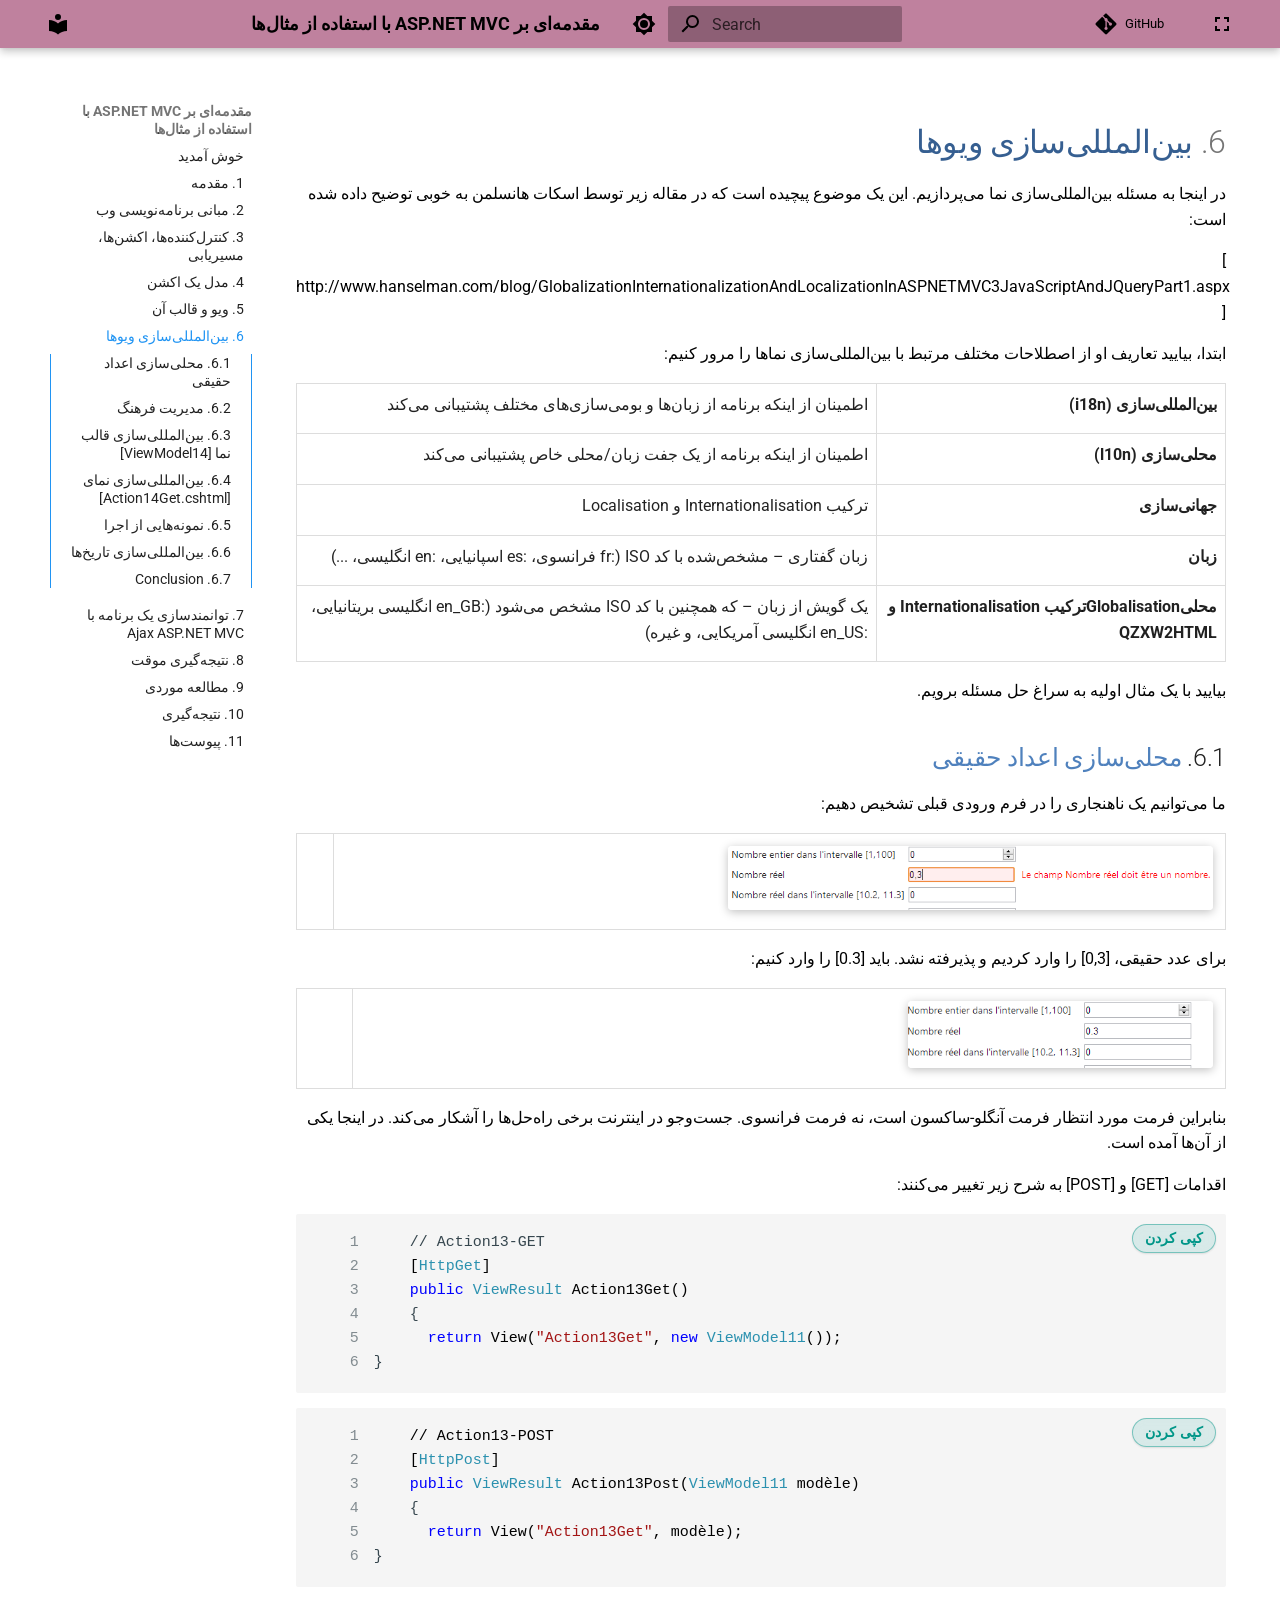
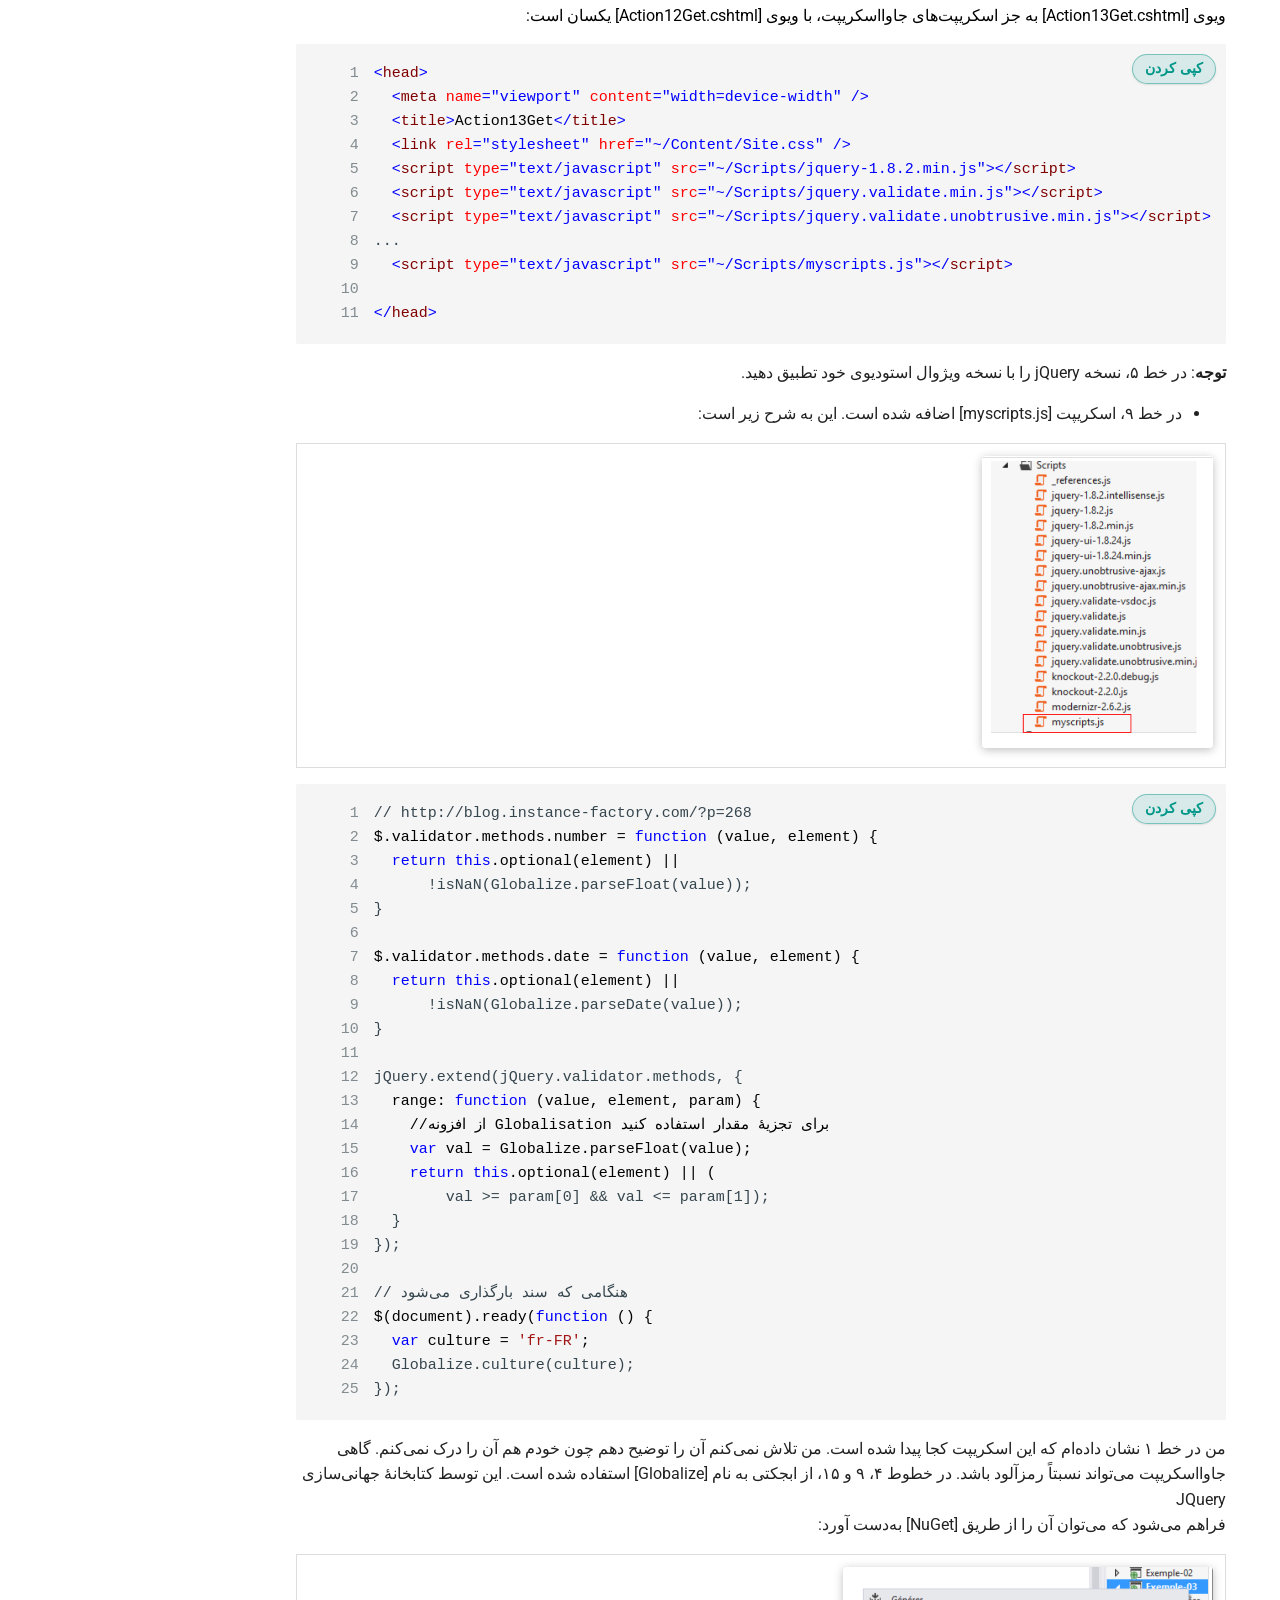
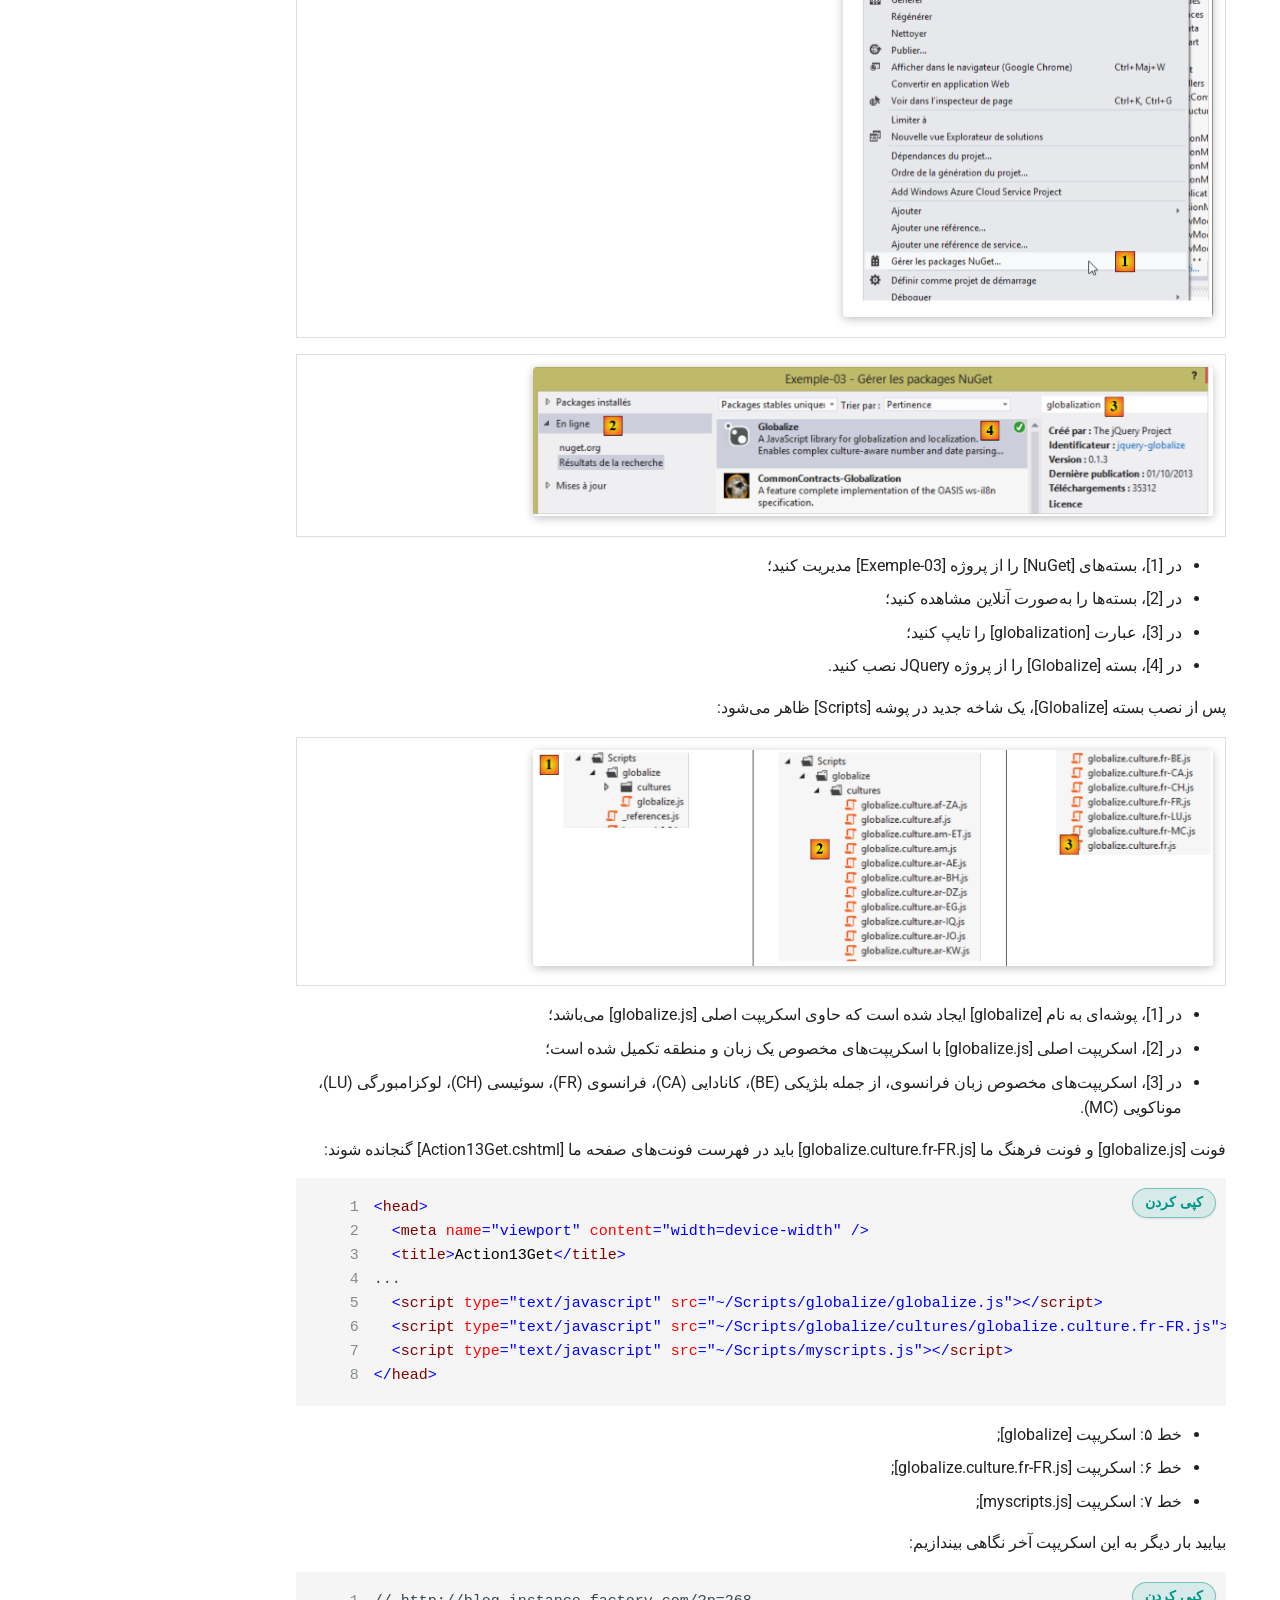
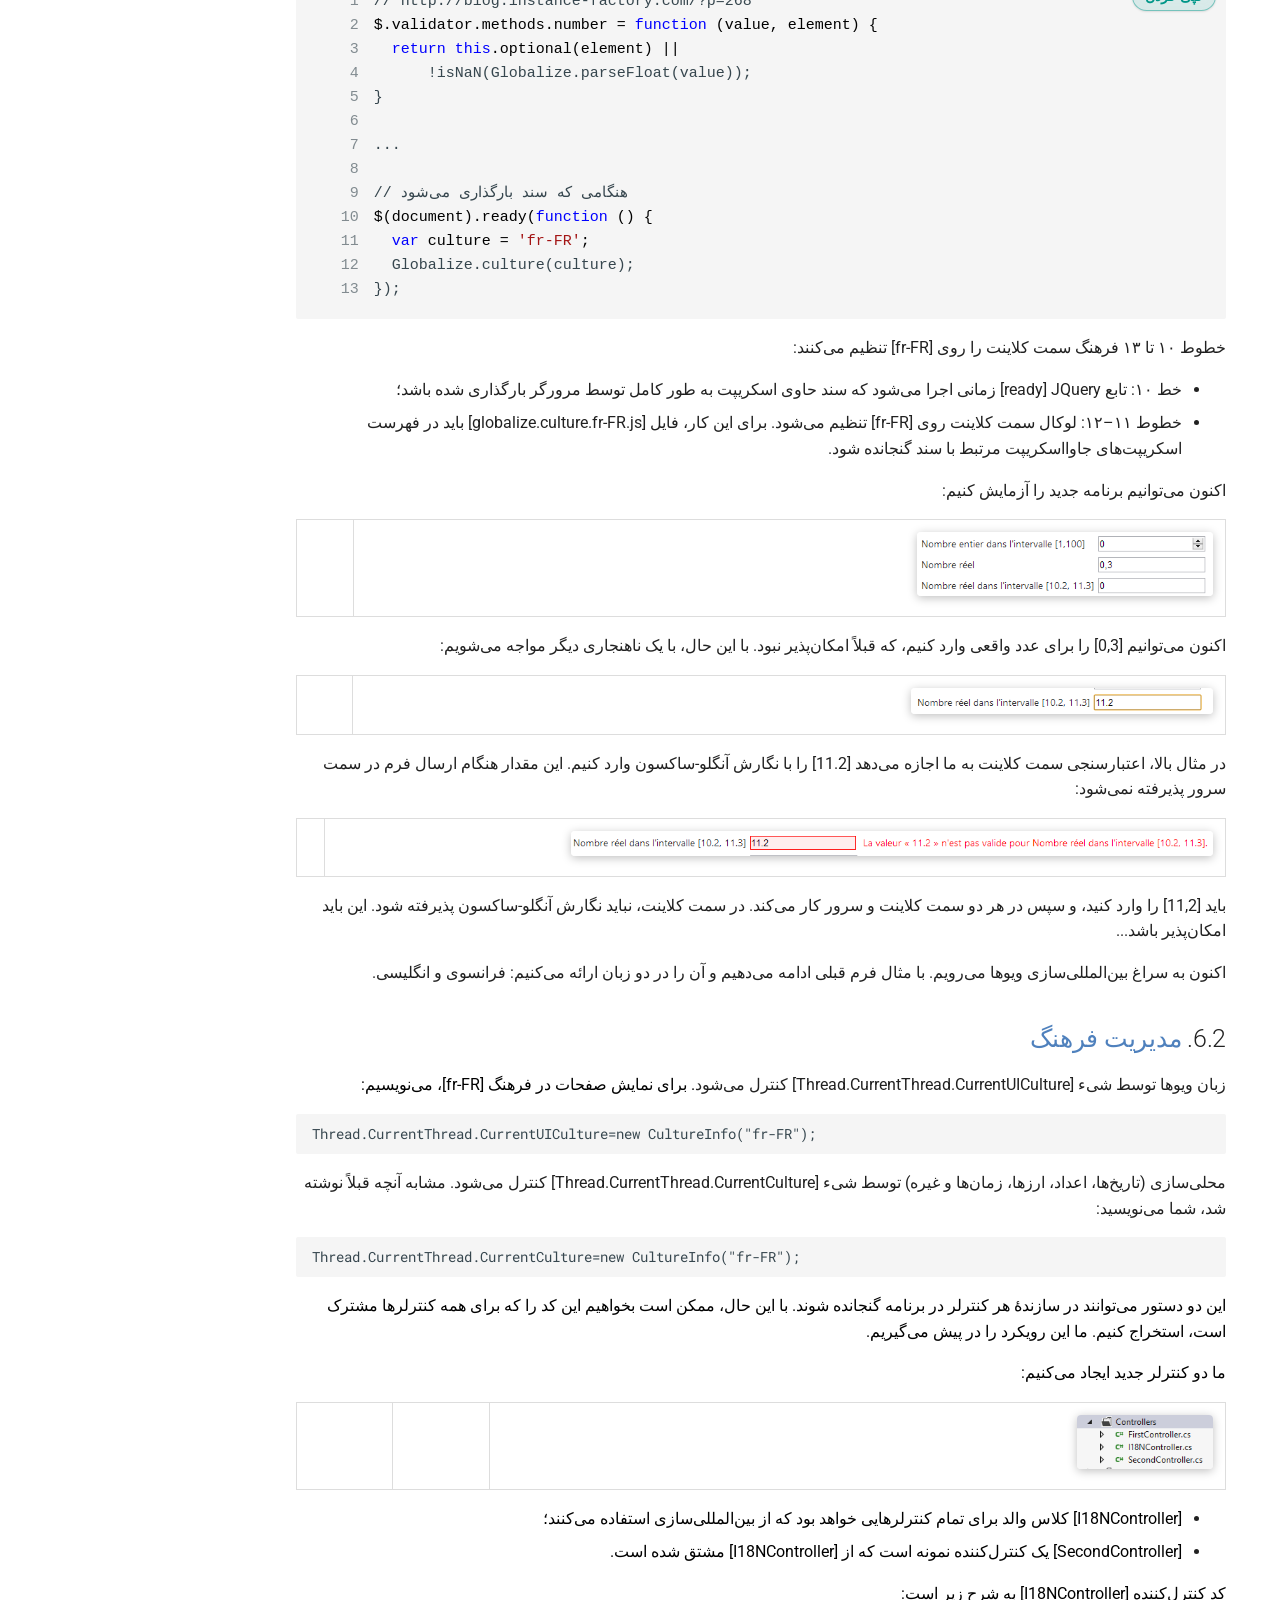
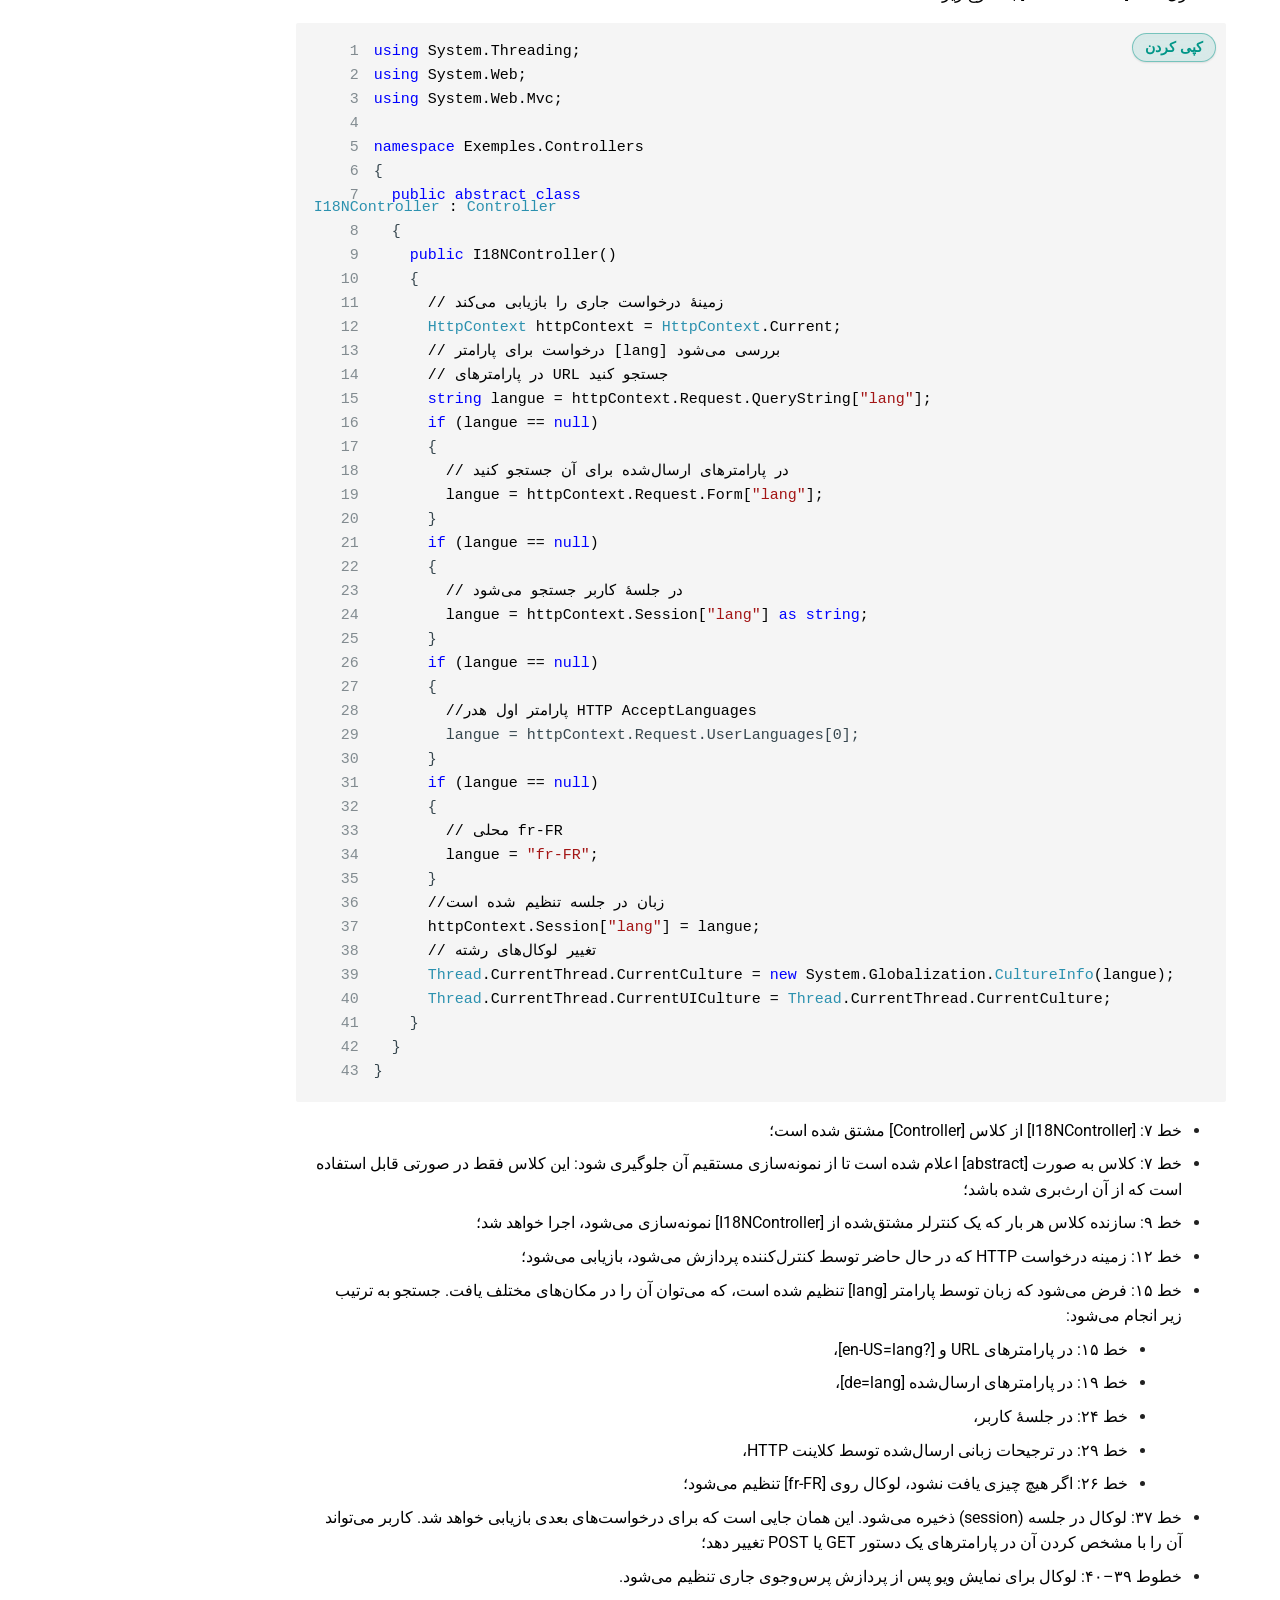
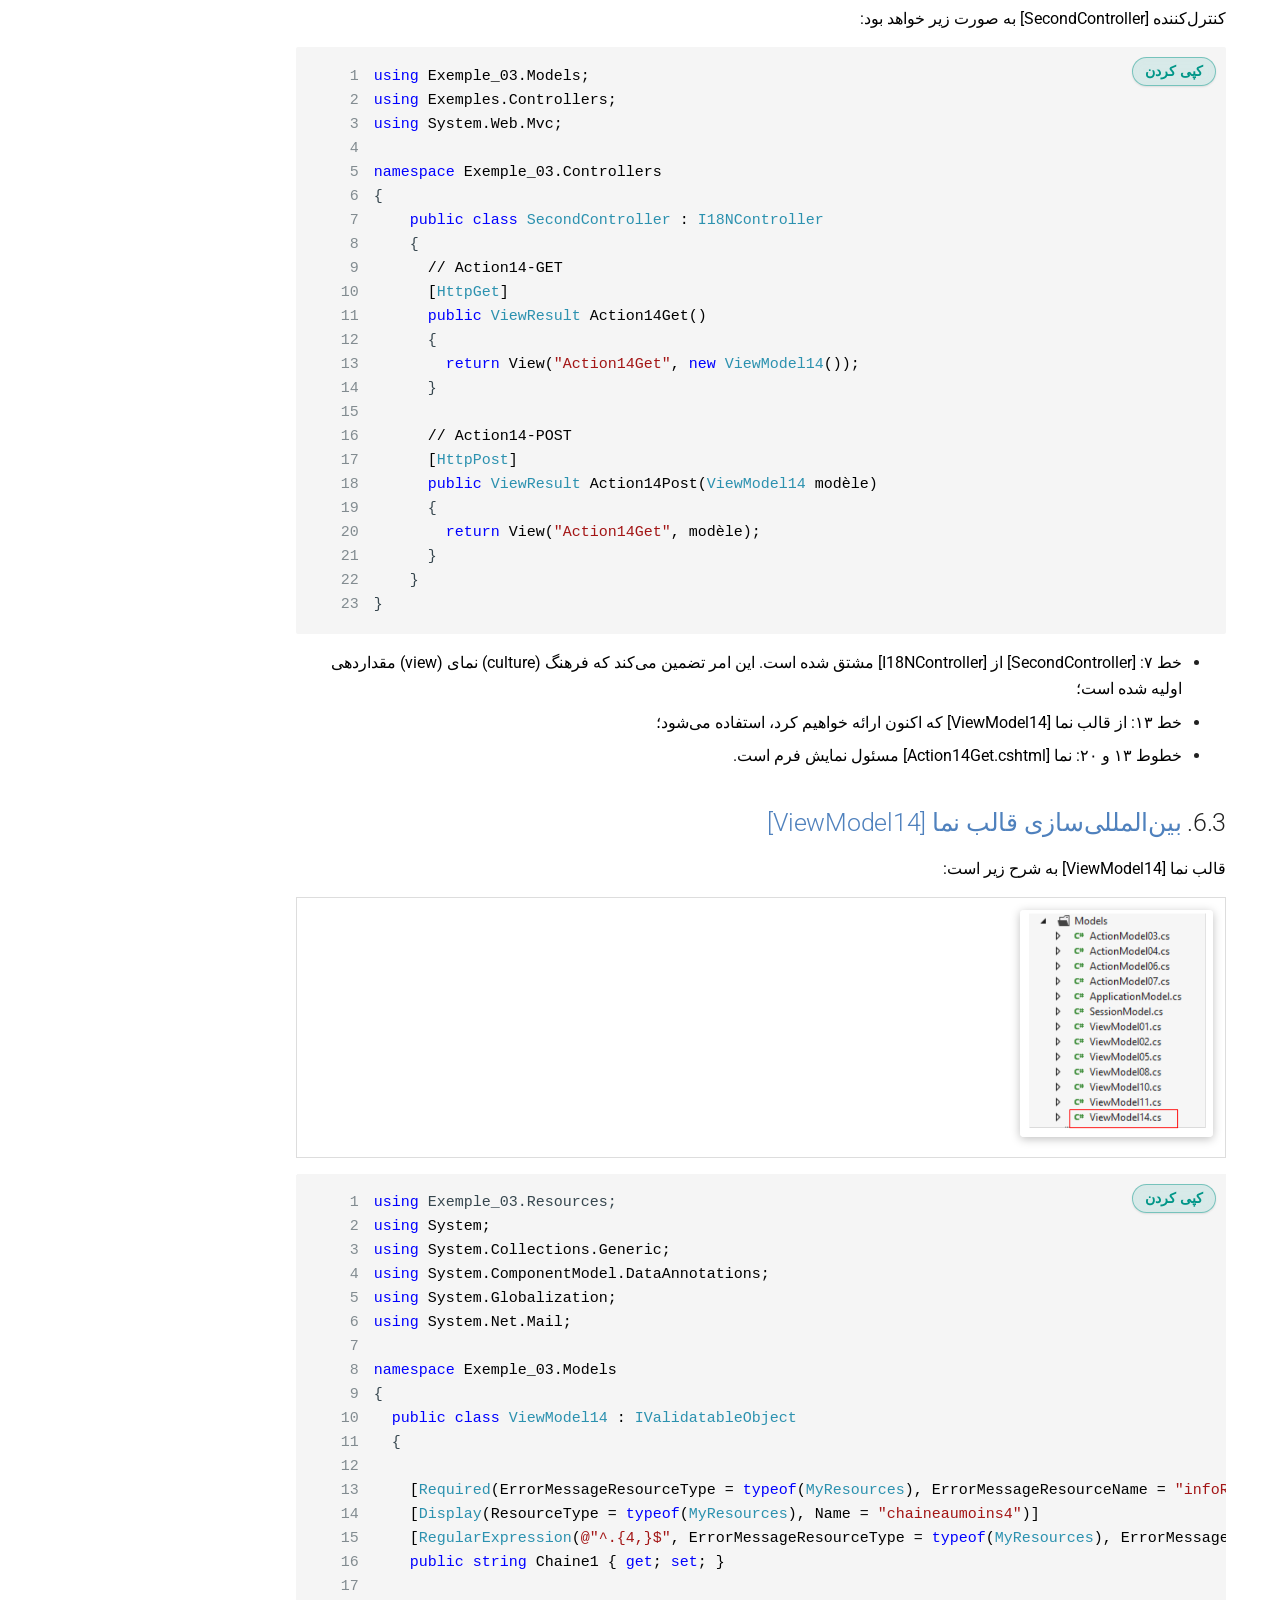
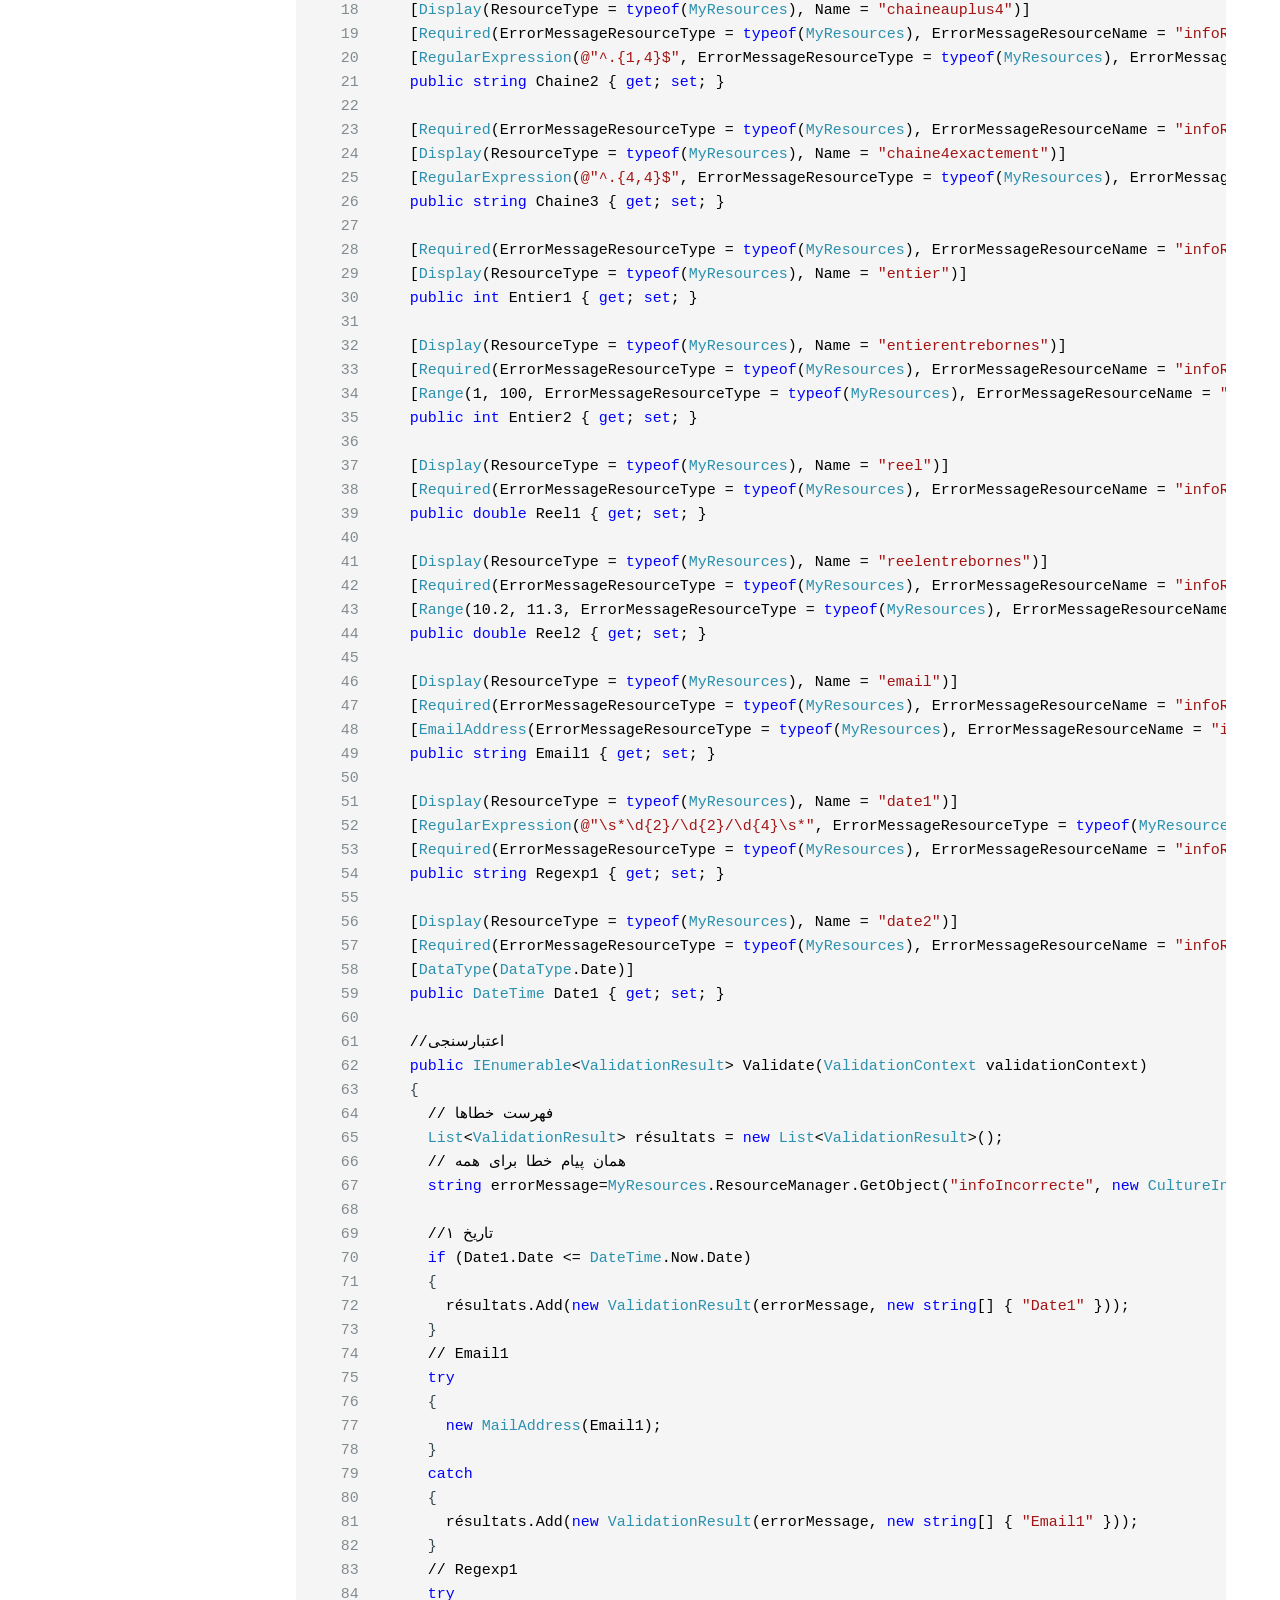
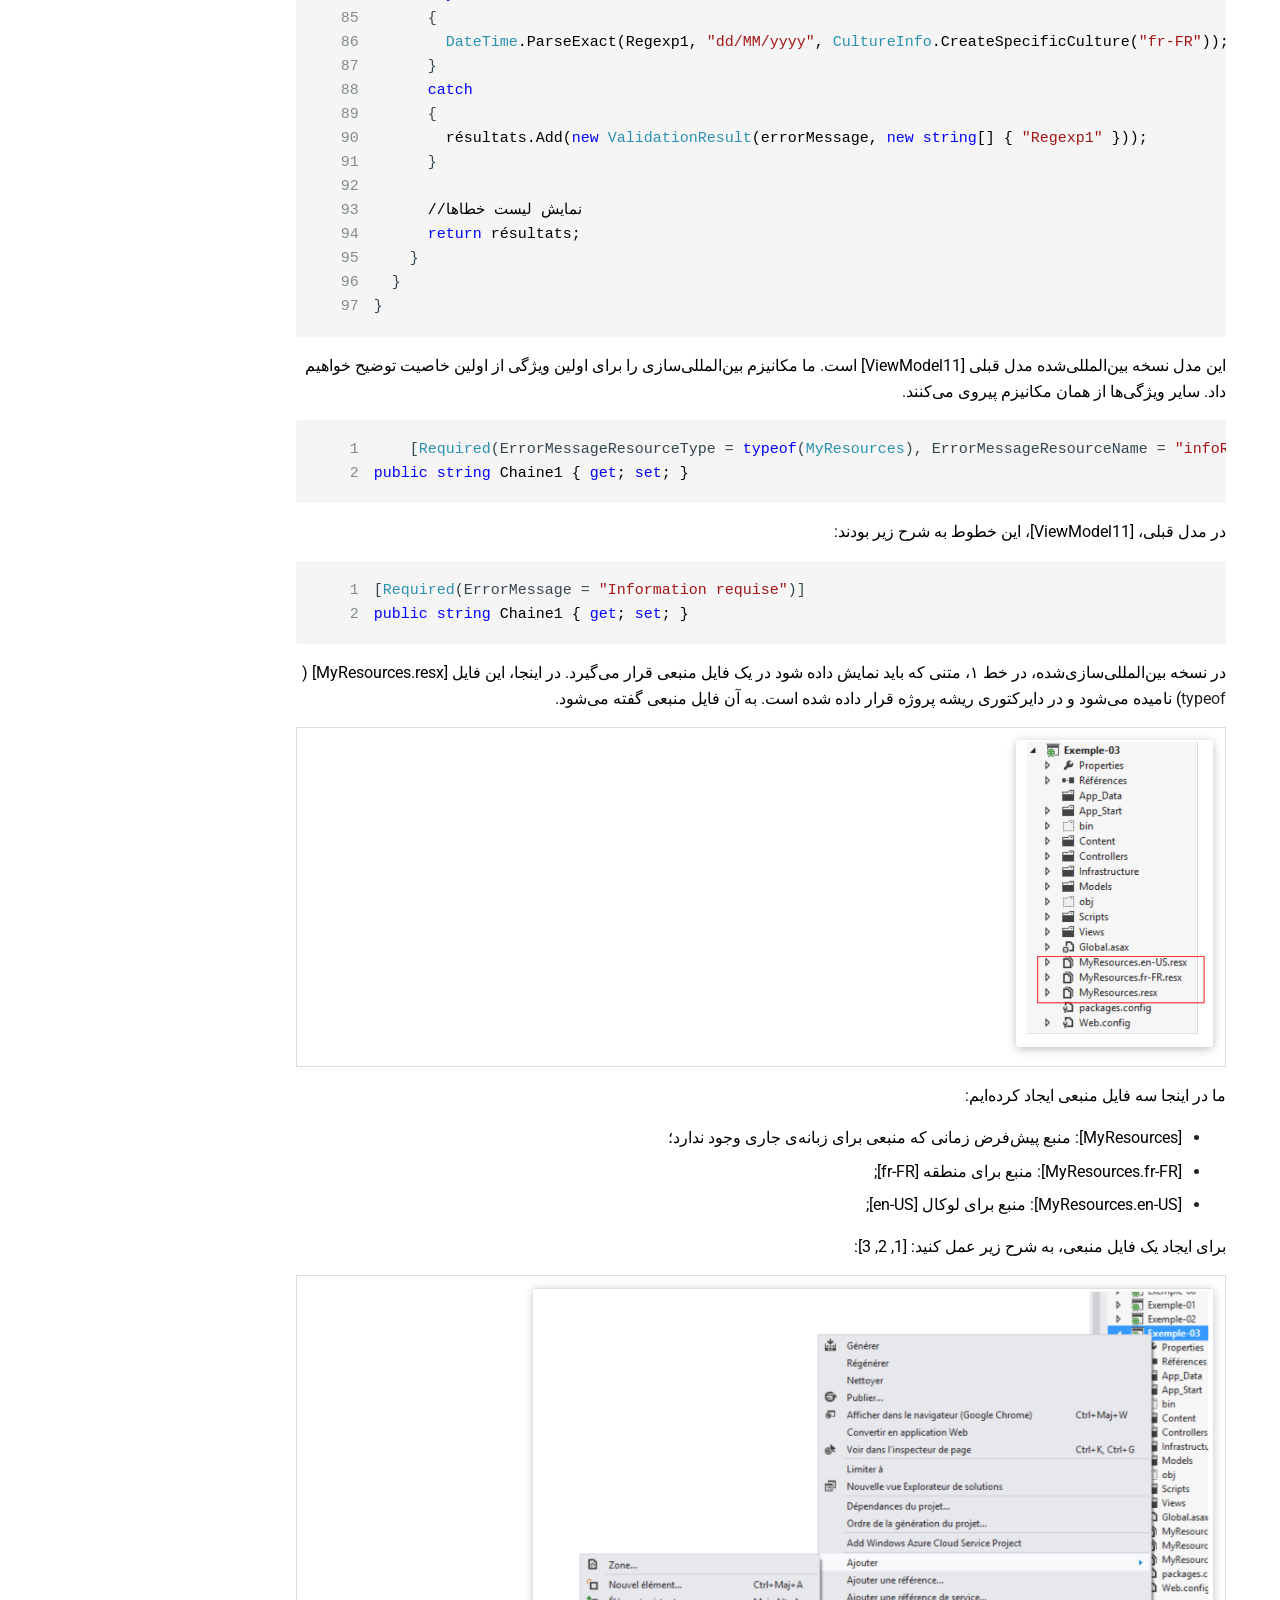
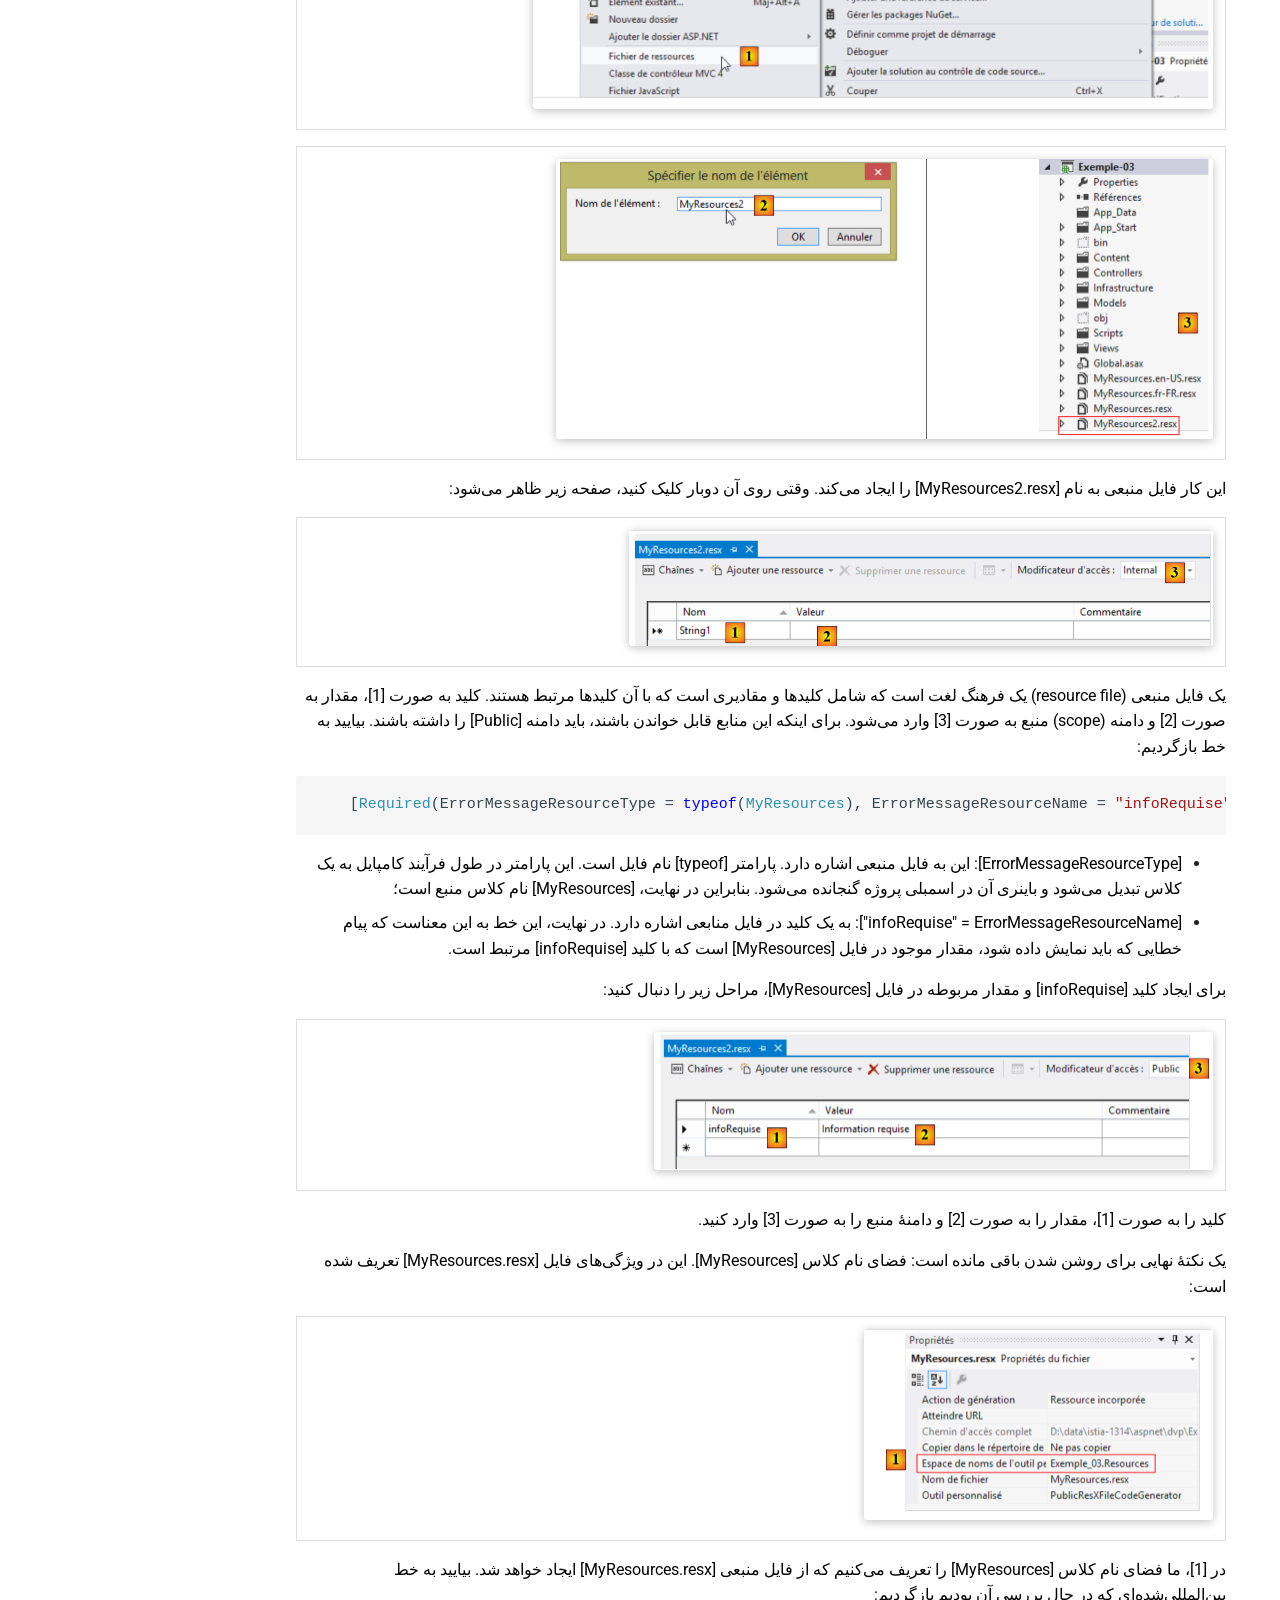
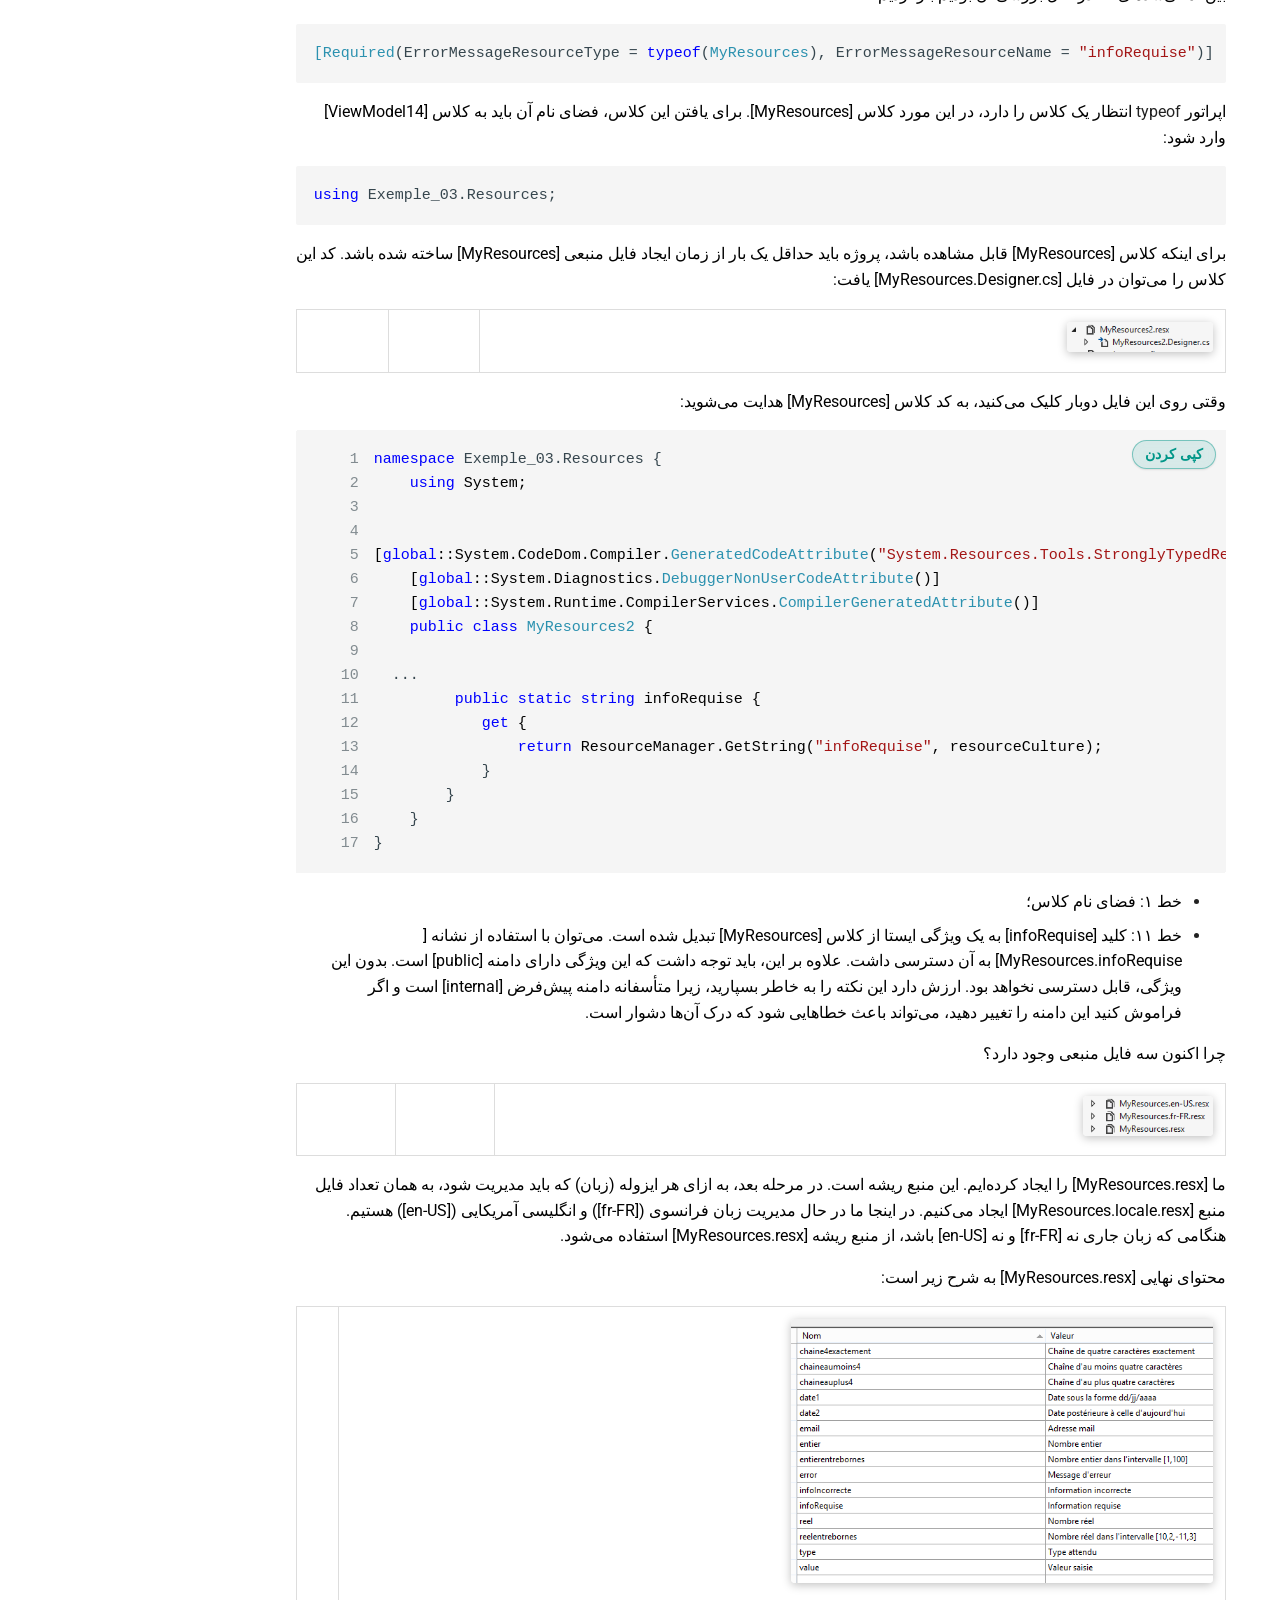
<file: bynlmllyszy-wywh.html>
<!doctype html>
<html lang="en" class="no-js">
  <head>
    
      <meta charset="utf-8">
      <meta name="viewport" content="width=device-width,initial-scale=1">
      
        <meta name="description" content="مقدمه‌ای بر ASP.NET MVC با استفاده از مثال‌ها">
      
      
        <meta name="author" content="Serge Tahé">
      
      
        <link rel="canonical" href="https://stahe.github.io/fa-aspnetmvc-nov-2013/bynlmllyszy-wywh.html">
      
      
        <link rel="prev" href="wyw-w-qlb-an.html">
      
      
        <link rel="next" href="twnmndszy-ykh-brnmh-b-ajax-aspnet-mvc.html">
      
      
        
      
      
      <link rel="icon" href="assets/images/favicon.png">
      <meta name="generator" content="mkdocs-1.6.1, mkdocs-material-9.7.0">
    
    
      
        <title>6. بین‌المللی‌سازی ویوها - مقدمه‌ای بر ASP.NET MVC با استفاده از مثال‌ها</title>
      
    
    
      <link rel="stylesheet" href="assets/stylesheets/main.618322db.min.css">
      
        
        <link rel="stylesheet" href="assets/stylesheets/palette.ab4e12ef.min.css">
      
      


    
    
      
    
    
      
        
        
        <link rel="preconnect" href="https://fonts.gstatic.com" crossorigin>
        <link rel="stylesheet" href="https://fonts.googleapis.com/css?family=Roboto:300,300i,400,400i,700,700i%7CRoboto+Mono:400,400i,700,700i&display=fallback">
        <style>:root{--md-text-font:"Roboto";--md-code-font:"Roboto Mono"}</style>
      
    
    
      <link rel="stylesheet" href="stylesheets/focus.css">
    
      <link rel="stylesheet" href="stylesheets/bidi.css">
    
    <script>__md_scope=new URL(".",location),__md_hash=e=>[...e].reduce(((e,_)=>(e<<5)-e+_.charCodeAt(0)),0),__md_get=(e,_=localStorage,t=__md_scope)=>JSON.parse(_.getItem(t.pathname+"."+e)),__md_set=(e,_,t=localStorage,a=__md_scope)=>{try{t.setItem(a.pathname+"."+e,JSON.stringify(_))}catch(e){}}</script>
    
      
  <script async src="https://www.googletagmanager.com/gtag/js?id=G-EBZC3JVJNR"></script>
  <script>
    window.dataLayer = window.dataLayer || [];
    function gtag(){dataLayer.push(arguments);}
    gtag('js', new Date());
    var siteName = "مقدمه‌ای بر ASP.NET MVC با استفاده از مثال‌ها";
    gtag('config', 'G-EBZC3JVJNR', {
        'page_title': siteName
    });
  </script>

    
    
  </head>
  
  
    
    
      
    
    
    
    
    <body dir="ltr" data-md-color-scheme="default" data-md-color-primary="blue" data-md-color-accent="purple">
  
    
    <input class="md-toggle" data-md-toggle="drawer" type="checkbox" id="__drawer" autocomplete="off">
    <input class="md-toggle" data-md-toggle="search" type="checkbox" id="__search" autocomplete="off">
    <label class="md-overlay" for="__drawer"></label>
    <div data-md-component="skip">
      
        
        <a href="#6" class="md-skip">
          Skip to content
        </a>
      
    </div>
    <div data-md-component="announce">
      
    </div>
    
    
      

  

<header class="md-header md-header--shadow" data-md-component="header">
  <nav class="md-header__inner md-grid" aria-label="Header">
    <a href="index.html" title="مقدمه‌ای بر ASP.NET MVC با استفاده از مثال‌ها" class="md-header__button md-logo" aria-label="مقدمه‌ای بر ASP.NET MVC با استفاده از مثال‌ها" data-md-component="logo">
      
  
  <svg xmlns="http://www.w3.org/2000/svg" viewBox="0 0 24 24"><path d="M12 8a3 3 0 0 0 3-3 3 3 0 0 0-3-3 3 3 0 0 0-3 3 3 3 0 0 0 3 3m0 3.54C9.64 9.35 6.5 8 3 8v11c3.5 0 6.64 1.35 9 3.54 2.36-2.19 5.5-3.54 9-3.54V8c-3.5 0-6.64 1.35-9 3.54"/></svg>

    </a>
    <label class="md-header__button md-icon" for="__drawer">
      
      <svg xmlns="http://www.w3.org/2000/svg" viewBox="0 0 24 24"><path d="M3 6h18v2H3zm0 5h18v2H3zm0 5h18v2H3z"/></svg>
    </label>
    <div class="md-header__title" data-md-component="header-title">
      <div class="md-header__ellipsis">
        <div class="md-header__topic">
          <span class="md-ellipsis">
            مقدمه‌ای بر ASP.NET MVC با استفاده از مثال‌ها
          </span>
        </div>
        <div class="md-header__topic" data-md-component="header-topic">
          <span class="md-ellipsis">
            
              6. بین‌المللی‌سازی ویوها
            
          </span>
        </div>
      </div>
    </div>
    
      
        <form class="md-header__option" data-md-component="palette">
  
    
    
    
    <input class="md-option" data-md-color-media="(prefers-color-scheme: light)" data-md-color-scheme="default" data-md-color-primary="blue" data-md-color-accent="purple"  aria-label="مخاطب به حالت تاریک"  type="radio" name="__palette" id="__palette_0">
    
      <label class="md-header__button md-icon" title="مخاطب به حالت تاریک" for="__palette_1" hidden>
        <svg xmlns="http://www.w3.org/2000/svg" viewBox="0 0 24 24"><path d="M12 8a4 4 0 0 0-4 4 4 4 0 0 0 4 4 4 4 0 0 0 4-4 4 4 0 0 0-4-4m0 10a6 6 0 0 1-6-6 6 6 0 0 1 6-6 6 6 0 0 1 6 6 6 6 0 0 1-6 6m8-9.31V4h-4.69L12 .69 8.69 4H4v4.69L.69 12 4 15.31V20h4.69L12 23.31 15.31 20H20v-4.69L23.31 12z"/></svg>
      </label>
    
  
    
    
    
    <input class="md-option" data-md-color-media="(prefers-color-scheme: dark)" data-md-color-scheme="slate" data-md-color-primary="blue" data-md-color-accent="purple"  aria-label="مخاطب به حالت روشن"  type="radio" name="__palette" id="__palette_1">
    
      <label class="md-header__button md-icon" title="مخاطب به حالت روشن" for="__palette_0" hidden>
        <svg xmlns="http://www.w3.org/2000/svg" viewBox="0 0 24 24"><path d="M12 18c-.89 0-1.74-.2-2.5-.55C11.56 16.5 13 14.42 13 12s-1.44-4.5-3.5-5.45C10.26 6.2 11.11 6 12 6a6 6 0 0 1 6 6 6 6 0 0 1-6 6m8-9.31V4h-4.69L12 .69 8.69 4H4v4.69L.69 12 4 15.31V20h4.69L12 23.31 15.31 20H20v-4.69L23.31 12z"/></svg>
      </label>
    
  
</form>
      
    
    
      <script>var palette=__md_get("__palette");if(palette&&palette.color){if("(prefers-color-scheme)"===palette.color.media){var media=matchMedia("(prefers-color-scheme: light)"),input=document.querySelector(media.matches?"[data-md-color-media='(prefers-color-scheme: light)']":"[data-md-color-media='(prefers-color-scheme: dark)']");palette.color.media=input.getAttribute("data-md-color-media"),palette.color.scheme=input.getAttribute("data-md-color-scheme"),palette.color.primary=input.getAttribute("data-md-color-primary"),palette.color.accent=input.getAttribute("data-md-color-accent")}for(var[key,value]of Object.entries(palette.color))document.body.setAttribute("data-md-color-"+key,value)}</script>
    
    
    
      
      
        <label class="md-header__button md-icon" for="__search">
          
          <svg xmlns="http://www.w3.org/2000/svg" viewBox="0 0 24 24"><path d="M9.5 3A6.5 6.5 0 0 1 16 9.5c0 1.61-.59 3.09-1.56 4.23l.27.27h.79l5 5-1.5 1.5-5-5v-.79l-.27-.27A6.52 6.52 0 0 1 9.5 16 6.5 6.5 0 0 1 3 9.5 6.5 6.5 0 0 1 9.5 3m0 2C7 5 5 7 5 9.5S7 14 9.5 14 14 12 14 9.5 12 5 9.5 5"/></svg>
        </label>
        <div class="md-search" data-md-component="search" role="dialog">
  <label class="md-search__overlay" for="__search"></label>
  <div class="md-search__inner" role="search">
    <form class="md-search__form" name="search">
      <input type="text" class="md-search__input" name="query" aria-label="Search" placeholder="Search" autocapitalize="off" autocorrect="off" autocomplete="off" spellcheck="false" data-md-component="search-query" required>
      <label class="md-search__icon md-icon" for="__search">
        
        <svg xmlns="http://www.w3.org/2000/svg" viewBox="0 0 24 24"><path d="M9.5 3A6.5 6.5 0 0 1 16 9.5c0 1.61-.59 3.09-1.56 4.23l.27.27h.79l5 5-1.5 1.5-5-5v-.79l-.27-.27A6.52 6.52 0 0 1 9.5 16 6.5 6.5 0 0 1 3 9.5 6.5 6.5 0 0 1 9.5 3m0 2C7 5 5 7 5 9.5S7 14 9.5 14 14 12 14 9.5 12 5 9.5 5"/></svg>
        
        <svg xmlns="http://www.w3.org/2000/svg" viewBox="0 0 24 24"><path d="M20 11v2H8l5.5 5.5-1.42 1.42L4.16 12l7.92-7.92L13.5 5.5 8 11z"/></svg>
      </label>
      <nav class="md-search__options" aria-label="Search">
        
        <button type="reset" class="md-search__icon md-icon" title="Clear" aria-label="Clear" tabindex="-1">
          
          <svg xmlns="http://www.w3.org/2000/svg" viewBox="0 0 24 24"><path d="M19 6.41 17.59 5 12 10.59 6.41 5 5 6.41 10.59 12 5 17.59 6.41 19 12 13.41 17.59 19 19 17.59 13.41 12z"/></svg>
        </button>
      </nav>
      
    </form>
    <div class="md-search__output">
      <div class="md-search__scrollwrap" tabindex="0" data-md-scrollfix>
        <div class="md-search-result" data-md-component="search-result">
          <div class="md-search-result__meta">
            Initializing search
          </div>
          <ol class="md-search-result__list" role="presentation"></ol>
        </div>
      </div>
    </div>
  </div>
</div>
      
    
    
      <div class="md-header__source">
        <a href="https://stahe.github.io/fa-aspnetmvc-nov-2013" title="Go to repository" class="md-source" data-md-component="source">
  <div class="md-source__icon md-icon">
    
    <svg xmlns="http://www.w3.org/2000/svg" viewBox="0 0 448 512"><!--! Font Awesome Free 7.1.0 by @fontawesome - https://fontawesome.com License - https://fontawesome.com/license/free (Icons: CC BY 4.0, Fonts: SIL OFL 1.1, Code: MIT License) Copyright 2025 Fonticons, Inc.--><path d="M439.6 236.1 244 40.5c-5.4-5.5-12.8-8.5-20.4-8.5s-15 3-20.4 8.4L162.5 81l51.5 51.5c27.1-9.1 52.7 16.8 43.4 43.7l49.7 49.7c34.2-11.8 61.2 31 35.5 56.7-26.5 26.5-70.2-2.9-56-37.3L240.3 199v121.9c25.3 12.5 22.3 41.8 9.1 55-6.4 6.4-15.2 10.1-24.3 10.1s-17.8-3.6-24.3-10.1c-17.6-17.6-11.1-46.9 11.2-56v-123c-20.8-8.5-24.6-30.7-18.6-45L142.6 101 8.5 235.1C3 240.6 0 247.9 0 255.5s3 15 8.5 20.4l195.6 195.7c5.4 5.4 12.7 8.4 20.4 8.4s15-3 20.4-8.4l194.7-194.7c5.4-5.4 8.4-12.8 8.4-20.4s-3-15-8.4-20.4"/></svg>
  </div>
  <div class="md-source__repository">
    GitHub
  </div>
</a>
      </div>
    
  </nav>
  
</header>
    
    <div class="md-container" data-md-component="container">
      
      
        
          
        
      
      <main class="md-main" data-md-component="main">
        <div class="md-main__inner md-grid">
          
            
              
              <div class="md-sidebar md-sidebar--primary" data-md-component="sidebar" data-md-type="navigation" >
                <div class="md-sidebar__scrollwrap">
                  <div class="md-sidebar__inner">
                    



  

<nav class="md-nav md-nav--primary md-nav--integrated" aria-label="Navigation" data-md-level="0">
  <label class="md-nav__title" for="__drawer">
    <a href="index.html" title="مقدمه‌ای بر ASP.NET MVC با استفاده از مثال‌ها" class="md-nav__button md-logo" aria-label="مقدمه‌ای بر ASP.NET MVC با استفاده از مثال‌ها" data-md-component="logo">
      
  
  <svg xmlns="http://www.w3.org/2000/svg" viewBox="0 0 24 24"><path d="M12 8a3 3 0 0 0 3-3 3 3 0 0 0-3-3 3 3 0 0 0-3 3 3 3 0 0 0 3 3m0 3.54C9.64 9.35 6.5 8 3 8v11c3.5 0 6.64 1.35 9 3.54 2.36-2.19 5.5-3.54 9-3.54V8c-3.5 0-6.64 1.35-9 3.54"/></svg>

    </a>
    مقدمه‌ای بر ASP.NET MVC با استفاده از مثال‌ها
  </label>
  
    <div class="md-nav__source">
      <a href="https://stahe.github.io/fa-aspnetmvc-nov-2013" title="Go to repository" class="md-source" data-md-component="source">
  <div class="md-source__icon md-icon">
    
    <svg xmlns="http://www.w3.org/2000/svg" viewBox="0 0 448 512"><!--! Font Awesome Free 7.1.0 by @fontawesome - https://fontawesome.com License - https://fontawesome.com/license/free (Icons: CC BY 4.0, Fonts: SIL OFL 1.1, Code: MIT License) Copyright 2025 Fonticons, Inc.--><path d="M439.6 236.1 244 40.5c-5.4-5.5-12.8-8.5-20.4-8.5s-15 3-20.4 8.4L162.5 81l51.5 51.5c27.1-9.1 52.7 16.8 43.4 43.7l49.7 49.7c34.2-11.8 61.2 31 35.5 56.7-26.5 26.5-70.2-2.9-56-37.3L240.3 199v121.9c25.3 12.5 22.3 41.8 9.1 55-6.4 6.4-15.2 10.1-24.3 10.1s-17.8-3.6-24.3-10.1c-17.6-17.6-11.1-46.9 11.2-56v-123c-20.8-8.5-24.6-30.7-18.6-45L142.6 101 8.5 235.1C3 240.6 0 247.9 0 255.5s3 15 8.5 20.4l195.6 195.7c5.4 5.4 12.7 8.4 20.4 8.4s15-3 20.4-8.4l194.7-194.7c5.4-5.4 8.4-12.8 8.4-20.4s-3-15-8.4-20.4"/></svg>
  </div>
  <div class="md-source__repository">
    GitHub
  </div>
</a>
    </div>
  
  <ul class="md-nav__list" data-md-scrollfix>
    
      
      
  
  
  
  
    <li class="md-nav__item">
      <a href="index.html" class="md-nav__link">
        
  
  
  <span class="md-ellipsis">
    
  
    خوش آمدید
  

    
  </span>
  
  

      </a>
    </li>
  

    
      
      
  
  
  
  
    <li class="md-nav__item">
      <a href="mqdmh.html" class="md-nav__link">
        
  
  
  <span class="md-ellipsis">
    
  
    1. مقدمه
  

    
  </span>
  
  

      </a>
    </li>
  

    
      
      
  
  
  
  
    <li class="md-nav__item">
      <a href="mbny-brnmhnwysy-wb.html" class="md-nav__link">
        
  
  
  <span class="md-ellipsis">
    
  
    2. مبانی برنامه‌نویسی وب
  

    
  </span>
  
  

      </a>
    </li>
  

    
      
      
  
  
  
  
    <li class="md-nav__item">
      <a href="khntrlkhnndhh-khshnh-msyryby.html" class="md-nav__link">
        
  
  
  <span class="md-ellipsis">
    
  
    3. کنترل‌کننده‌ها، اکشن‌ها، مسیریابی
  

    
  </span>
  
  

      </a>
    </li>
  

    
      
      
  
  
  
  
    <li class="md-nav__item">
      <a href="mdl-ykh-khshn.html" class="md-nav__link">
        
  
  
  <span class="md-ellipsis">
    
  
    4. مدل یک اکشن
  

    
  </span>
  
  

      </a>
    </li>
  

    
      
      
  
  
  
  
    <li class="md-nav__item">
      <a href="wyw-w-qlb-an.html" class="md-nav__link">
        
  
  
  <span class="md-ellipsis">
    
  
    5. ویو و قالب آن
  

    
  </span>
  
  

      </a>
    </li>
  

    
      
      
  
  
    
  
  
  
    <li class="md-nav__item md-nav__item--active">
      
      <input class="md-nav__toggle md-toggle" type="checkbox" id="__toc">
      
      
        
      
      
        <label class="md-nav__link md-nav__link--active" for="__toc">
          
  
  
  <span class="md-ellipsis">
    
  
    6. بین‌المللی‌سازی ویوها
  

    
  </span>
  
  

          <span class="md-nav__icon md-icon"></span>
        </label>
      
      <a href="bynlmllyszy-wywh.html" class="md-nav__link md-nav__link--active">
        
  
  
  <span class="md-ellipsis">
    
  
    6. بین‌المللی‌سازی ویوها
  

    
  </span>
  
  

      </a>
      
        

<nav class="md-nav md-nav--secondary" aria-label="Table of contents">
  
  
  
    
  
  
    <label class="md-nav__title" for="__toc">
      <span class="md-nav__icon md-icon"></span>
      Table of contents
    </label>
    <ul class="md-nav__list" data-md-component="toc" data-md-scrollfix>
      
        <li class="md-nav__item">
  <a href="#61" class="md-nav__link">
    <span class="md-ellipsis">
      
        6.1. محلی‌سازی اعداد حقیقی
      
    </span>
  </a>
  
</li>
      
        <li class="md-nav__item">
  <a href="#62" class="md-nav__link">
    <span class="md-ellipsis">
      
        6.2. مدیریت فرهنگ
      
    </span>
  </a>
  
</li>
      
        <li class="md-nav__item">
  <a href="#63-viewmodel14" class="md-nav__link">
    <span class="md-ellipsis">
      
        6.3. بین‌المللی‌سازی قالب نما [ViewModel14]
      
    </span>
  </a>
  
</li>
      
        <li class="md-nav__item">
  <a href="#64-action14getcshtml" class="md-nav__link">
    <span class="md-ellipsis">
      
        6.4. بین‌المللی‌سازی نمای [Action14Get.cshtml]
      
    </span>
  </a>
  
</li>
      
        <li class="md-nav__item">
  <a href="#65" class="md-nav__link">
    <span class="md-ellipsis">
      
        6.5. نمونه‌هایی از اجرا
      
    </span>
  </a>
  
</li>
      
        <li class="md-nav__item">
  <a href="#66" class="md-nav__link">
    <span class="md-ellipsis">
      
        6.6. بین‌المللی‌سازی تاریخ‌ها
      
    </span>
  </a>
  
</li>
      
        <li class="md-nav__item">
  <a href="#67-conclusion" class="md-nav__link">
    <span class="md-ellipsis">
      
        6.7. Conclusion
      
    </span>
  </a>
  
</li>
      
    </ul>
  
</nav>
      
    </li>
  

    
      
      
  
  
  
  
    <li class="md-nav__item">
      <a href="twnmndszy-ykh-brnmh-b-ajax-aspnet-mvc.html" class="md-nav__link">
        
  
  
  <span class="md-ellipsis">
    
  
    7. توانمندسازی یک برنامه با Ajax ASP.NET MVC
  

    
  </span>
  
  

      </a>
    </li>
  

    
      
      
  
  
  
  
    <li class="md-nav__item">
      <a href="ntyjhgyry-mwqt.html" class="md-nav__link">
        
  
  
  <span class="md-ellipsis">
    
  
    8. نتیجه‌گیری موقت
  

    
  </span>
  
  

      </a>
    </li>
  

    
      
      
  
  
  
  
    <li class="md-nav__item">
      <a href="mlh-mwrdy.html" class="md-nav__link">
        
  
  
  <span class="md-ellipsis">
    
  
    9. مطالعه موردی
  

    
  </span>
  
  

      </a>
    </li>
  

    
      
      
  
  
  
  
    <li class="md-nav__item">
      <a href="ntyjhgyry.html" class="md-nav__link">
        
  
  
  <span class="md-ellipsis">
    
  
    10. نتیجه‌گیری
  

    
  </span>
  
  

      </a>
    </li>
  

    
      
      
  
  
  
  
    <li class="md-nav__item">
      <a href="pywsth.html" class="md-nav__link">
        
  
  
  <span class="md-ellipsis">
    
  
    11. پیوست‌ها
  

    
  </span>
  
  

      </a>
    </li>
  

    
  </ul>
</nav>
                  </div>
                </div>
              </div>
            
            
          
          
            <div class="md-content" data-md-component="content">
              
              <article class="md-content__inner md-typeset">
                
                  



<p><span id="refheading58144676630786" name="refheading58144676630786" class="odt-bookmark-anchor"></span></p>
<h1 id="6">6. <span style="color: #365f91">بین‌المللی‌سازی ویوها</span></h1>
<p><span style="color: #000000">در اینجا به مسئله بین‌المللی‌سازی نما می‌پردازیم. این یک موضوع پیچیده است که در مقاله زیر توسط اسکات هانسلمن به خوبی توضیح داده شده است:</span></p>
<p><span style="color: #000000">[<bdi dir="ltr" class="odt-ltr-term">http://www.hanselman.com/blog/GlobalizationInternationalizationAndLocalizationInASPNETMVC3JavaScriptAndJQueryPart1.aspx</bdi>]</span></p>
<p><span style="color: #000000">ابتدا، بیایید تعاریف او از اصطلاحات مختلف مرتبط با بین‌المللی‌سازی نماها را مرور کنیم:</span></p>
<table dir="rtl" class="odt-table" style="border-collapse: collapse; width: 100%; margin-bottom: 1em;"><tr><td dir="rtl" style="border: 1px solid #ddd; padding: 8px; vertical-align: top; text-align: right;"><div style="margin:0 0 0.5em 0"><b>بین‌المللی‌سازی (<bdi dir="ltr" class="odt-ltr-term">i18n</bdi>)</b></div></td><td dir="rtl" style="border: 1px solid #ddd; padding: 8px; vertical-align: top; text-align: right;"><div style="margin:0 0 0.5em 0">اطمینان از اینکه برنامه از زبان‌ها و بومی‌سازی‌های مختلف پشتیبانی می‌کند</div></td></tr><tr><td dir="rtl" style="border: 1px solid #ddd; padding: 8px; vertical-align: top; text-align: right;"><div style="margin:0 0 0.5em 0"><b>محلی‌سازی (<bdi dir="ltr" class="odt-ltr-term">l10n</bdi>)</b></div></td><td dir="rtl" style="border: 1px solid #ddd; padding: 8px; vertical-align: top; text-align: right;"><div style="margin:0 0 0.5em 0">اطمینان از اینکه برنامه از یک جفت زبان/محلی خاص پشتیبانی می‌کند</div></td></tr><tr><td dir="rtl" style="border: 1px solid #ddd; padding: 8px; vertical-align: top; text-align: right;"><div style="margin:0 0 0.5em 0"><b>جهانی‌سازی</b></div></td><td dir="rtl" style="border: 1px solid #ddd; padding: 8px; vertical-align: top; text-align: right;"><div style="margin:0 0 0.5em 0">ترکیب <bdi dir="ltr" class="odt-ltr-term">Internationalisation</bdi> و <bdi dir="ltr" class="odt-ltr-term">Localisation</bdi></div></td></tr><tr><td dir="rtl" style="border: 1px solid #ddd; padding: 8px; vertical-align: top; text-align: right;"><div style="margin:0 0 0.5em 0"><b>زبان</b></div></td><td dir="rtl" style="border: 1px solid #ddd; padding: 8px; vertical-align: top; text-align: right;"><div style="margin:0 0 0.5em 0">زبان گفتاری – مشخص‌شده با کد <bdi dir="ltr" class="odt-ltr-term">ISO</bdi> (<bdi dir="ltr" class="odt-ltr-term">fr:</bdi> فرانسوی، <bdi dir="ltr" class="odt-ltr-term">es:</bdi> اسپانیایی، <bdi dir="ltr" class="odt-ltr-term">en:</bdi> انگلیسی، ...)</div></td></tr><tr><td dir="rtl" style="border: 1px solid #ddd; padding: 8px; vertical-align: top; text-align: right;"><div style="margin:0 0 0.5em 0"><b>محلی<bdi dir="ltr" class="odt-ltr-term">Globalisation</bdi>ترکیب <bdi dir="ltr" class="odt-ltr-term">Internationalisation</bdi> و <bdi dir="ltr" class="odt-ltr-term">QZXW2HTML</bdi></b></div></td><td dir="rtl" style="border: 1px solid #ddd; padding: 8px; vertical-align: top; text-align: right;"><div style="margin:0 0 0.5em 0">یک گویش از زبان – که همچنین با کد <bdi dir="ltr" class="odt-ltr-term">ISO</bdi> مشخص می‌شود (<bdi dir="ltr" class="odt-ltr-term">en_GB:</bdi> انگلیسی بریتانیایی، <bdi dir="ltr" class="odt-ltr-term">en_US:</bdi> انگلیسی آمریکایی، و غیره)</div></td></tr></table>

<p><span style="color: #000000">بیایید با یک مثال اولیه به سراغ حل مسئله برویم.</span></p>
<p><span id="refheading543032071525573" name="refheading543032071525573" class="odt-bookmark-anchor"></span></p>
<h2 id="61">6.1. <span style="color: #4f81bd">محلی‌سازی اعداد حقیقی</span></h2>
<p><span style="color: #000000">ما می‌توانیم یک ناهنجاری را در فرم ورودی قبلی تشخیص دهیم:</span></p>
<table dir="rtl" class="odt-table" style="border-collapse: collapse; width: 100%; margin-bottom: 1em;"><tr><td dir="rtl" style="border: 1px solid #ddd; padding: 8px; vertical-align: top; text-align: right;"><img src="images/10000000000002B50000005CCBD6DD49.png" width="485" height="64" style="display:inline-block; margin:4px;width:12.831cm;height:1.7cm;" class="odt-zoomable" data-zoom-src="images/10000000000002B50000005CCBD6DD49.png" /></td><td dir="rtl" style="border: 1px solid #ddd; padding: 8px; vertical-align: top; text-align: right;">&nbsp;</td></tr></table>

<p><span style="color: #000000">برای عدد حقیقی، [0,3] را وارد کردیم و پذیرفته نشد. باید [0.3] را وارد کنیم:</span></p>
<table dir="rtl" class="odt-table" style="border-collapse: collapse; width: 100%; margin-bottom: 1em;"><tr><td dir="rtl" style="border: 1px solid #ddd; padding: 8px; vertical-align: top; text-align: right;"><img src="images/10000000000001B400000060BFC6E1DC.png" width="305" height="67" style="display:inline-block; margin:4px;width:8.07cm;height:1.78cm;" class="odt-zoomable" data-zoom-src="images/10000000000001B400000060BFC6E1DC.png" /></td><td dir="rtl" style="border: 1px solid #ddd; padding: 8px; vertical-align: top; text-align: right;">&nbsp;</td></tr></table>

<p><span style="color: #000000">بنابراین فرمت مورد انتظار فرمت آنگلو-ساکسون است، نه فرمت فرانسوی. جست‌وجو در اینترنت برخی راه‌حل‌ها را آشکار می‌کند. در اینجا یکی از آن‌ها آمده است.</span></p>
<p><span style="color: #000000">اقدامات [<bdi dir="ltr" class="odt-ltr-term">GET</bdi>] و [<bdi dir="ltr" class="odt-ltr-term">POST</bdi>] به شرح زیر تغییر می‌کنند:</span></p>
<div class="odt-code-rich" data-linenums="true" style="counter-reset: odtline 0;"><pre><code class="language-text">
<span class="odt-code-line"><span class="odt-code-line-content">    // Action13-GET</span></span>
<span class="odt-code-line"><span class="odt-code-line-content"><span style="color:#000000">    [</span><span style="color:#2b91af">HttpGet</span><span style="color:#000000">]</span></span></span>
<span class="odt-code-line"><span class="odt-code-line-content"><span style="color:#000000">    </span><span style="color:#0000ff">public</span><span style="color:#000000"> </span><span style="color:#2b91af">ViewResult</span><span style="color:#000000"> Action13Get()</span></span></span>
<span class="odt-code-line"><span class="odt-code-line-content">    {</span></span>
<span class="odt-code-line"><span class="odt-code-line-content"><span style="color:#000000">      </span><span style="color:#0000ff">return</span><span style="color:#000000"> View(</span><span style="color:#a31515">&quot;Action13Get&quot;</span><span style="color:#000000">, </span><span style="color:#0000ff">new</span><span style="color:#000000"> </span><span style="color:#2b91af">ViewModel11</span><span style="color:#000000">());</span></span></span>
<span class="odt-code-line"><span class="odt-code-line-content">}</span></span>
</code></pre></div>

<div class="odt-code-rich" data-linenums="true" style="counter-reset: odtline 0;"><pre><code class="language-text">
<span class="odt-code-line"><span class="odt-code-line-content">    <span style="color:#000000">// Action13-POST</span></span></span>
<span class="odt-code-line"><span class="odt-code-line-content"><span style="color:#000000">    [</span><span style="color:#2b91af">HttpPost</span><span style="color:#000000">]</span></span></span>
<span class="odt-code-line"><span class="odt-code-line-content"><span style="color:#000000">    </span><span style="color:#0000ff">public</span><span style="color:#000000"> </span><span style="color:#2b91af">ViewResult</span><span style="color:#000000"> Action13Post(</span><span style="color:#2b91af">ViewModel11</span><span style="color:#000000"> modèle)</span></span></span>
<span class="odt-code-line"><span class="odt-code-line-content">    {</span></span>
<span class="odt-code-line"><span class="odt-code-line-content"><span style="color:#000000">      </span><span style="color:#0000ff">return</span><span style="color:#000000"> View(</span><span style="color:#a31515">&quot;Action13Get&quot;</span><span style="color:#000000">, modèle);</span></span></span>
<span class="odt-code-line"><span class="odt-code-line-content">}</span></span>
</code></pre></div>

<p><span style="color: #000000">ویوی [<bdi dir="ltr" class="odt-ltr-term">Action13Get.cshtml</bdi>] به جز اسکریپت‌های جاوااسکریپت، با ویوی [<bdi dir="ltr" class="odt-ltr-term">Action12Get.cshtml</bdi>] یکسان است:</span></p>
<div class="odt-code-rich" data-linenums="true" style="counter-reset: odtline 0;"><pre><code class="language-html">
<span class="odt-code-line"><span class="odt-code-line-content"><span style="color:#0000ff">&lt;</span><span style="color:#800000">head</span><span style="color:#0000ff">&gt;</span></span></span>
<span class="odt-code-line"><span class="odt-code-line-content"><span style="color:#000000">  </span><span style="color:#0000ff">&lt;</span><span style="color:#800000">meta</span><span style="color:#000000"> </span><span style="color:#ff0000">name</span><span style="color:#0000ff">=&quot;viewport&quot;</span><span style="color:#000000"> </span><span style="color:#ff0000">content</span><span style="color:#0000ff">=&quot;width=device-width&quot;</span><span style="color:#000000"> </span><span style="color:#0000ff">/&gt;</span></span></span>
<span class="odt-code-line"><span class="odt-code-line-content"><span style="color:#000000">  </span><span style="color:#0000ff">&lt;</span><span style="color:#800000">title</span><span style="color:#0000ff">&gt;</span><span style="color:#000000">Action13Get</span><span style="color:#0000ff">&lt;/</span><span style="color:#800000">title</span><span style="color:#0000ff">&gt;</span></span></span>
<span class="odt-code-line"><span class="odt-code-line-content"><span style="color:#000000">  </span><span style="color:#0000ff">&lt;</span><span style="color:#800000">link</span><span style="color:#000000"> </span><span style="color:#ff0000">rel</span><span style="color:#0000ff">=&quot;stylesheet&quot;</span><span style="color:#000000"> </span><span style="color:#ff0000">href</span><span style="color:#0000ff">=&quot;~/Content/Site.css&quot;</span><span style="color:#000000"> </span><span style="color:#0000ff">/&gt;</span></span></span>
<span class="odt-code-line"><span class="odt-code-line-content"><span style="color:#000000">  </span><span style="color:#0000ff">&lt;</span><span style="color:#800000">script</span><span style="color:#000000"> </span><span style="color:#ff0000">type</span><span style="color:#0000ff">=&quot;text/javascript&quot;</span><span style="color:#000000"> </span><span style="color:#ff0000">src</span><span style="color:#0000ff">=&quot;~/Scripts/jquery-1.8.2.min.js&quot;&gt;&lt;/</span><span style="color:#800000">script</span><span style="color:#0000ff">&gt;</span></span></span>
<span class="odt-code-line"><span class="odt-code-line-content"><span style="color:#000000">  </span><span style="color:#0000ff">&lt;</span><span style="color:#800000">script</span><span style="color:#000000"> </span><span style="color:#ff0000">type</span><span style="color:#0000ff">=&quot;text/javascript&quot;</span><span style="color:#000000"> </span><span style="color:#ff0000">src</span><span style="color:#0000ff">=&quot;~/Scripts/jquery.validate.min.js&quot;&gt;&lt;/</span><span style="color:#800000">script</span><span style="color:#0000ff">&gt;</span></span></span>
<span class="odt-code-line"><span class="odt-code-line-content"><span style="color:#000000">  </span><span style="color:#0000ff">&lt;</span><span style="color:#800000">script</span><span style="color:#000000"> </span><span style="color:#ff0000">type</span><span style="color:#0000ff">=&quot;text/javascript&quot;</span><span style="color:#000000"> </span><span style="color:#ff0000">src</span><span style="color:#0000ff">=&quot;~/Scripts/jquery.validate.unobtrusive.min.js&quot;&gt;&lt;/</span><span style="color:#800000">script</span><span style="color:#0000ff">&gt;</span></span></span>
<span class="odt-code-line"><span class="odt-code-line-content">...</span></span>
<span class="odt-code-line"><span class="odt-code-line-content"><span style="color:#000000">  </span><span style="color:#0000ff">&lt;</span><span style="color:#800000">script</span><span style="color:#000000"> </span><span style="color:#ff0000">type</span><span style="color:#0000ff">=&quot;text/javascript&quot;</span><span style="color:#000000"> </span><span style="color:#ff0000">src</span><span style="color:#0000ff">=&quot;~/Scripts/myscripts.js&quot;&gt;&lt;/</span><span style="color:#800000">script</span><span style="color:#0000ff">&gt;</span></span></span>
<span class="odt-code-line"><span class="odt-code-line-content"></span></span>
<span class="odt-code-line"><span class="odt-code-line-content"><span style="color:#0000ff">&lt;/</span><span style="color:#800000">head</span><span style="color:#0000ff">&gt;</span></span></span>
</code></pre></div>

<p><strong>توجه</strong>: در خط ۵، نسخه <bdi dir="ltr" class="odt-ltr-term">jQuery</bdi> را با نسخه ویژوال استودیوی خود تطبیق دهید.</p>
<ul>
  <li>در خط ۹، اسکریپت [<bdi dir="ltr" class="odt-ltr-term">myscripts.js</bdi>] اضافه شده است. این به شرح زیر است:
  </li>
</ul>

<table dir="rtl" class="odt-table" style="border-collapse: collapse; width: 100%; margin-bottom: 1em;"><tr><td dir="rtl" style="border: 1px solid #ddd; padding: 8px; vertical-align: top; text-align: right;"><img src="images/10000000000001CD00000248A32E1E58.png" width="231" height="292" style="display:inline-block; margin:4px;width:6.1cm;height:7.726cm;" class="odt-zoomable" data-zoom-src="images/10000000000001CD00000248A32E1E58.png" /></td></tr></table>

<div class="odt-code-rich" data-linenums="true" style="counter-reset: odtline 0;"><pre><code class="language-vbscript">
<span class="odt-code-line"><span class="odt-code-line-content">// http://blog.instance-factory.com/?p=268</span></span>
<span class="odt-code-line"><span class="odt-code-line-content"><span style="color:#000000">$.validator.methods.number = </span><span style="color:#0000ff">function</span><span style="color:#000000"> (value, element) {</span></span></span>
<span class="odt-code-line"><span class="odt-code-line-content"><span style="color:#000000">  </span><span style="color:#0000ff">return</span><span style="color:#000000"> </span><span style="color:#0000ff">this</span><span style="color:#000000">.optional(element) ||</span></span></span>
<span class="odt-code-line"><span class="odt-code-line-content">      !isNaN(Globalize.parseFloat(value));</span></span>
<span class="odt-code-line"><span class="odt-code-line-content">}</span></span>
<span class="odt-code-line"><span class="odt-code-line-content"></span></span>
<span class="odt-code-line"><span class="odt-code-line-content"><span style="color:#000000">$.validator.methods.date = </span><span style="color:#0000ff">function</span><span style="color:#000000"> (value, element) {</span></span></span>
<span class="odt-code-line"><span class="odt-code-line-content"><span style="color:#000000">  </span><span style="color:#0000ff">return</span><span style="color:#000000"> </span><span style="color:#0000ff">this</span><span style="color:#000000">.optional(element) ||</span></span></span>
<span class="odt-code-line"><span class="odt-code-line-content">      !isNaN(Globalize.parseDate(value));</span></span>
<span class="odt-code-line"><span class="odt-code-line-content">}</span></span>
<span class="odt-code-line"><span class="odt-code-line-content"></span></span>
<span class="odt-code-line"><span class="odt-code-line-content">jQuery.extend(jQuery.validator.methods, {</span></span>
<span class="odt-code-line"><span class="odt-code-line-content"><span style="color:#000000">  range: </span><span style="color:#0000ff">function</span><span style="color:#000000"> (value, element, param) {</span></span></span>
<span class="odt-code-line"><span class="odt-code-line-content">    <span style="color:#000000">//از افزونه Globalisation برای تجزیهٔ مقدار استفاده کنید        </span></span></span>
<span class="odt-code-line"><span class="odt-code-line-content"><span style="color:#000000">    </span><span style="color:#0000ff">var</span><span style="color:#000000"> val = Globalize.parseFloat(value);</span></span></span>
<span class="odt-code-line"><span class="odt-code-line-content"><span style="color:#000000">    </span><span style="color:#0000ff">return</span><span style="color:#000000"> </span><span style="color:#0000ff">this</span><span style="color:#000000">.optional(element) || (</span></span></span>
<span class="odt-code-line"><span class="odt-code-line-content">        val &gt;= param[0] &amp;&amp; val &lt;= param[1]);</span></span>
<span class="odt-code-line"><span class="odt-code-line-content">  }</span></span>
<span class="odt-code-line"><span class="odt-code-line-content">});</span></span>
<span class="odt-code-line"><span class="odt-code-line-content"></span></span>
<span class="odt-code-line"><span class="odt-code-line-content">// هنگامی که سند بارگذاری می‌شود</span></span>
<span class="odt-code-line"><span class="odt-code-line-content"><span style="color:#000000">$(document).ready(</span><span style="color:#0000ff">function</span><span style="color:#000000"> () {</span></span></span>
<span class="odt-code-line"><span class="odt-code-line-content"><span style="color:#000000">  </span><span style="color:#0000ff">var</span><span style="color:#000000"> culture = </span><span style="color:#a31515">&#x27;fr-FR&#x27;</span><span style="color:#000000">;</span></span></span>
<span class="odt-code-line"><span class="odt-code-line-content">  Globalize.culture(culture);</span></span>
<span class="odt-code-line"><span class="odt-code-line-content">});</span></span>
</code></pre></div>

<p>من در خط ۱ نشان داده‌ام که این اسکریپت کجا پیدا شده است. من تلاش نمی‌کنم آن را توضیح دهم چون خودم هم آن را درک نمی‌کنم. گاهی جاوااسکریپت می‌تواند نسبتاً رمزآلود باشد. در خطوط ۴، ۹ و ۱۵، از ابجکتی به نام [<bdi dir="ltr" class="odt-ltr-term">Globalize</bdi>] استفاده شده است. این توسط کتابخانهٔ جهانی‌سازی <bdi dir="ltr" class="odt-ltr-term">JQuery</bdi><span id="jquery-globalization" name="jquery-globalization" class="odt-bookmark-anchor"></span> فراهم می‌شود که می‌توان آن را از طریق [<bdi dir="ltr" class="odt-ltr-term">NuGet</bdi>] به‌دست آورد:</p>
<table dir="rtl" class="odt-table" style="border-collapse: collapse; width: 100%; margin-bottom: 1em;"><tr><td dir="rtl" style="border: 1px solid #ddd; padding: 8px; vertical-align: top; text-align: right;"><img src="images/10000000000002E3000002BDB68F72ED.png" width="370" height="350" style="display:inline-block; margin:4px;width:9.781cm;height:9.269cm;" class="odt-zoomable" data-zoom-src="images/10000000000002E3000002BDB68F72ED.png" /></td></tr></table>

<table dir="rtl" class="odt-table" style="border-collapse: collapse; width: 100%; margin-bottom: 1em;"><tr><td dir="rtl" style="border: 1px solid #ddd; padding: 8px; vertical-align: top; text-align: right;"><img src="images/100000000000059D0000013BBF15C1D3.png" width="680" height="149" style="display:inline-block; margin:4px;width:17.999cm;height:3.946cm;" class="odt-zoomable" data-zoom-src="images/100000000000059D0000013BBF15C1D3.png" /></td></tr></table>

<ul>
  <li>در [1]، بسته‌های [<bdi dir="ltr" class="odt-ltr-term">NuGet</bdi>] را از پروژه [<bdi dir="ltr" class="odt-ltr-term">Exemple-03</bdi>] مدیریت کنید؛
  </li>
  <li>در [2]، بسته‌ها را به‌صورت آنلاین مشاهده کنید؛
  </li>
  <li>در [3]، عبارت [<bdi dir="ltr" class="odt-ltr-term">globalization</bdi>] را تایپ کنید؛
  </li>
  <li>در [4]، بسته [<bdi dir="ltr" class="odt-ltr-term">Globalize</bdi>] را از پروژه <bdi dir="ltr" class="odt-ltr-term">JQuery</bdi> نصب کنید.
  </li>
</ul>

<p>پس از نصب بسته [<bdi dir="ltr" class="odt-ltr-term">Globalize</bdi>]، یک شاخه جدید در پوشه [<bdi dir="ltr" class="odt-ltr-term">Scripts</bdi>] ظاهر می‌شود:</p>
<table dir="rtl" class="odt-table" style="border-collapse: collapse; width: 100%; margin-bottom: 1em;"><tr><td dir="rtl" style="border: 1px solid #ddd; padding: 8px; vertical-align: top; text-align: right;"><img src="images/1000000000000584000001C13A93CAC2.png" width="680" height="216" style="display:inline-block; margin:4px;width:17.999cm;height:5.724cm;" class="odt-zoomable" data-zoom-src="images/1000000000000584000001C13A93CAC2.png" /></td></tr></table>

<ul>
  <li>در [1]، پوشه‌ای به نام [<bdi dir="ltr" class="odt-ltr-term">globalize</bdi>] ایجاد شده است که حاوی اسکریپت اصلی [<bdi dir="ltr" class="odt-ltr-term">globalize.js</bdi>] می‌باشد؛
  </li>
  <li>در [2]، اسکریپت اصلی [<bdi dir="ltr" class="odt-ltr-term">globalize.js</bdi>] با اسکریپت‌های مخصوص یک زبان و منطقه تکمیل شده است؛
  </li>
  <li>در [3]، اسکریپت‌های مخصوص زبان فرانسوی، از جمله بلژیکی (<bdi dir="ltr" class="odt-ltr-term">BE</bdi>)، کانادایی (<bdi dir="ltr" class="odt-ltr-term">CA</bdi>)، فرانسوی (<bdi dir="ltr" class="odt-ltr-term">FR</bdi>)، سوئیسی (<bdi dir="ltr" class="odt-ltr-term">CH</bdi>)، لوکزامبورگی (<bdi dir="ltr" class="odt-ltr-term">LU</bdi>)، موناکویی (<bdi dir="ltr" class="odt-ltr-term">MC</bdi>).
  </li>
</ul>

<p>فونت [<bdi dir="ltr" class="odt-ltr-term">globalize.js</bdi>] و فونت فرهنگ ما [<bdi dir="ltr" class="odt-ltr-term">globalize.culture.fr-FR.js</bdi>] باید در فهرست فونت‌های صفحه ما [<bdi dir="ltr" class="odt-ltr-term">Action13Get.cshtml</bdi>] گنجانده شوند:</p>
<div class="odt-code-rich" data-linenums="true" style="counter-reset: odtline 0;"><pre><code class="language-text">
<span class="odt-code-line"><span class="odt-code-line-content"><span style="color:#0000ff">&lt;</span><span style="color:#800000">head</span><span style="color:#0000ff">&gt;</span></span></span>
<span class="odt-code-line"><span class="odt-code-line-content"><span style="color:#000000">  </span><span style="color:#0000ff">&lt;</span><span style="color:#800000">meta</span><span style="color:#000000"> </span><span style="color:#ff0000">name</span><span style="color:#0000ff">=&quot;viewport&quot;</span><span style="color:#000000"> </span><span style="color:#ff0000">content</span><span style="color:#0000ff">=&quot;width=device-width&quot;</span><span style="color:#000000"> </span><span style="color:#0000ff">/&gt;</span></span></span>
<span class="odt-code-line"><span class="odt-code-line-content"><span style="color:#000000">  </span><span style="color:#0000ff">&lt;</span><span style="color:#800000">title</span><span style="color:#0000ff">&gt;</span><span style="color:#000000">Action13Get</span><span style="color:#0000ff">&lt;/</span><span style="color:#800000">title</span><span style="color:#0000ff">&gt;</span></span></span>
<span class="odt-code-line"><span class="odt-code-line-content">...</span></span>
<span class="odt-code-line"><span class="odt-code-line-content"><span style="color:#000000">  </span><span style="color:#0000ff">&lt;</span><span style="color:#800000">script</span><span style="color:#000000"> </span><span style="color:#ff0000">type</span><span style="color:#0000ff">=&quot;text/javascript&quot;</span><span style="color:#000000"> </span><span style="color:#ff0000">src</span><span style="color:#0000ff">=&quot;~/Scripts/globalize/globalize.js&quot;&gt;&lt;/</span><span style="color:#800000">script</span><span style="color:#0000ff">&gt;</span></span></span>
<span class="odt-code-line"><span class="odt-code-line-content"><span style="color:#000000">  </span><span style="color:#0000ff">&lt;</span><span style="color:#800000">script</span><span style="color:#000000"> </span><span style="color:#ff0000">type</span><span style="color:#0000ff">=&quot;text/javascript&quot;</span><span style="color:#000000"> </span><span style="color:#ff0000">src</span><span style="color:#0000ff">=&quot;~/Scripts/globalize/cultures/globalize.culture.fr-FR.js&quot;&gt;&lt;/</span><span style="color:#800000">script</span><span style="color:#0000ff">&gt;</span></span></span>
<span class="odt-code-line"><span class="odt-code-line-content"><span style="color:#000000">  </span><span style="color:#0000ff">&lt;</span><span style="color:#800000">script</span><span style="color:#000000"> </span><span style="color:#ff0000">type</span><span style="color:#0000ff">=&quot;text/javascript&quot;</span><span style="color:#000000"> </span><span style="color:#ff0000">src</span><span style="color:#0000ff">=&quot;~/Scripts/myscripts.js&quot;&gt;&lt;/</span><span style="color:#800000">script</span><span style="color:#0000ff">&gt;</span></span></span>
<span class="odt-code-line"><span class="odt-code-line-content"><span style="color:#0000ff">&lt;/</span><span style="color:#800000">head</span><span style="color:#0000ff">&gt;</span></span></span>
</code></pre></div>

<ul>
  <li>خط ۵: اسکریپت [<bdi dir="ltr" class="odt-ltr-term">globalize</bdi>];
  </li>
  <li>خط ۶: اسکریپت [<bdi dir="ltr" class="odt-ltr-term">globalize.culture.fr-FR.js</bdi>];
  </li>
  <li>خط ۷: اسکریپت [<bdi dir="ltr" class="odt-ltr-term">myscripts.js</bdi>];
  </li>
</ul>

<p>بیایید بار دیگر به این اسکریپت آخر نگاهی بیندازیم:</p>
<div class="odt-code-rich" data-linenums="true" style="counter-reset: odtline 0;"><pre><code class="language-vbscript">
<span class="odt-code-line"><span class="odt-code-line-content">// http://blog.instance-factory.com/?p=268</span></span>
<span class="odt-code-line"><span class="odt-code-line-content"><span style="color:#000000">$.validator.methods.number = </span><span style="color:#0000ff">function</span><span style="color:#000000"> (value, element) {</span></span></span>
<span class="odt-code-line"><span class="odt-code-line-content"><span style="color:#000000">  </span><span style="color:#0000ff">return</span><span style="color:#000000"> </span><span style="color:#0000ff">this</span><span style="color:#000000">.optional(element) ||</span></span></span>
<span class="odt-code-line"><span class="odt-code-line-content">      !isNaN(Globalize.parseFloat(value));</span></span>
<span class="odt-code-line"><span class="odt-code-line-content">}</span></span>
<span class="odt-code-line"><span class="odt-code-line-content"></span></span>
<span class="odt-code-line"><span class="odt-code-line-content">...</span></span>
<span class="odt-code-line"><span class="odt-code-line-content"></span></span>
<span class="odt-code-line"><span class="odt-code-line-content">// هنگامی که سند بارگذاری می‌شود</span></span>
<span class="odt-code-line"><span class="odt-code-line-content"><span style="color:#000000">$(document).ready(</span><span style="color:#0000ff">function</span><span style="color:#000000"> () {</span></span></span>
<span class="odt-code-line"><span class="odt-code-line-content"><span style="color:#000000">  </span><span style="color:#0000ff">var</span><span style="color:#000000"> culture = </span><span style="color:#a31515">&#x27;fr-FR&#x27;</span><span style="color:#000000">;</span></span></span>
<span class="odt-code-line"><span class="odt-code-line-content">  Globalize.culture(culture);</span></span>
<span class="odt-code-line"><span class="odt-code-line-content">});</span></span>
</code></pre></div>

<p>خطوط ۱۰ تا ۱۳ فرهنگ سمت کلاینت را روی [<bdi dir="ltr" class="odt-ltr-term">fr-FR</bdi>] تنظیم می‌کنند:</p>
<ul>
  <li>خط ۱۰: تابع <bdi dir="ltr" class="odt-ltr-term">JQuery</bdi> [<bdi dir="ltr" class="odt-ltr-term">ready</bdi>] زمانی اجرا می‌شود که سند حاوی اسکریپت به طور کامل توسط مرورگر بارگذاری شده باشد؛
  </li>
  <li>خطوط ۱۱–۱۲: لوکال سمت کلاینت روی [<bdi dir="ltr" class="odt-ltr-term">fr-FR</bdi>] تنظیم می‌شود. برای این کار، فایل [<bdi dir="ltr" class="odt-ltr-term">globalize.culture.fr-FR.js</bdi>] باید در فهرست اسکریپت‌های جاوااسکریپت مرتبط با سند گنجانده شود.
  </li>
</ul>

<p>اکنون می‌توانیم برنامه جدید را آزمایش کنیم:</p>
<table dir="rtl" class="odt-table" style="border-collapse: collapse; width: 100%; margin-bottom: 1em;"><tr><td dir="rtl" style="border: 1px solid #ddd; padding: 8px; vertical-align: top; text-align: right;"><img src="images/10000000000001A70000005CF277001E.png" width="296" height="64" style="display:inline-block; margin:4px;width:7.83cm;height:1.7cm;" class="odt-zoomable" data-zoom-src="images/10000000000001A70000005CF277001E.png" /></td><td dir="rtl" style="border: 1px solid #ddd; padding: 8px; vertical-align: top; text-align: right;">&nbsp;</td></tr></table>

<p>اکنون می‌توانیم [0,3] را برای عدد واقعی وارد کنیم، که قبلاً امکان‌پذیر نبود. با این حال، با یک ناهنجاری دیگر مواجه می‌شویم:</p>
<table dir="rtl" class="odt-table" style="border-collapse: collapse; width: 100%; margin-bottom: 1em;"><tr><td dir="rtl" style="border: 1px solid #ddd; padding: 8px; vertical-align: top; text-align: right;"><img src="images/10000000000001B000000026D182258D.png" width="302" height="26" style="display:inline-block; margin:4px;width:7.999cm;height:0.7cm;" class="odt-zoomable" data-zoom-src="images/10000000000001B000000026D182258D.png" /></td><td dir="rtl" style="border: 1px solid #ddd; padding: 8px; vertical-align: top; text-align: right;">&nbsp;</td></tr></table>

<p>در مثال بالا، اعتبارسنجی سمت کلاینت به ما اجازه می‌دهد [11.2] را با نگارش آنگلو-ساکسون وارد کنیم. این مقدار هنگام ارسال فرم در سمت سرور پذیرفته نمی‌شود:</p>
<table dir="rtl" class="odt-table" style="border-collapse: collapse; width: 100%; margin-bottom: 1em;"><tr><td dir="rtl" style="border: 1px solid #ddd; padding: 8px; vertical-align: top; text-align: right;"><img src="images/100000000000039500000024D39E39F5.png" width="642" height="25" style="display:inline-block; margin:4px;width:16.979cm;height:0.67cm;" class="odt-zoomable" data-zoom-src="images/100000000000039500000024D39E39F5.png" /></td><td dir="rtl" style="border: 1px solid #ddd; padding: 8px; vertical-align: top; text-align: right;">&nbsp;</td></tr></table>

<p>باید [11,2] را وارد کنید، و سپس در هر دو سمت کلاینت و سرور کار می‌کند. در سمت کلاینت، نباید نگارش آنگلو-ساکسون پذیرفته شود. این باید امکان‌پذیر باشد...</p>
<p>اکنون به سراغ بین‌المللی‌سازی ویوها می‌رویم. با مثال فرم قبلی ادامه می‌دهیم و آن را در دو زبان ارائه می‌کنیم: فرانسوی و انگلیسی.</p>
<p><span id="refheading58146676630786" name="refheading58146676630786" class="odt-bookmark-anchor"></span></p>
<h2 id="62">6.2. <span style="color: #4f81bd">مدیریت فرهنگ</span></h2>
<p>زبان ویوها توسط شیء [<bdi dir="ltr" class="odt-ltr-term">Thread.CurrentThread.CurrentUICulture</bdi>] کنترل می‌شود<span style="color: #000000">. برای نمایش صفحات در فرهنگ [<bdi dir="ltr" class="odt-ltr-term">fr-FR</bdi>]، می‌نویسیم:</span></p>
<div class="highlight"><pre><span></span><code><a id="__codelineno-0-1" name="__codelineno-0-1" href="#__codelineno-0-1"></a>Thread.CurrentThread.CurrentUICulture=new CultureInfo(&quot;fr-FR&quot;);
</code></pre></div>
<p>محلی‌سازی (تاریخ‌ها، اعداد، ارزها، زمان‌ها و غیره) توسط شیء [<bdi dir="ltr" class="odt-ltr-term">Thread.CurrentThread.CurrentCulture</bdi>] کنترل می‌شود. مشابه آنچه قبلاً نوشته شد، شما می‌نویسید:</p>
<div class="highlight"><pre><span></span><code><a id="__codelineno-1-1" name="__codelineno-1-1" href="#__codelineno-1-1"></a>Thread.CurrentThread.CurrentCulture=new CultureInfo(&quot;fr-FR&quot;);
</code></pre></div>
<p><span style="color: #000000">این دو دستور می‌توانند در سازندهٔ هر کنترلر در برنامه گنجانده شوند. با این حال، ممکن است بخواهیم این کد را که برای همه کنترلرها مشترک است، استخراج کنیم. ما این رویکرد را در پیش می‌گیریم.</span></p>
<p><span style="color: #000000">ما دو کنترلر جدید ایجاد می‌کنیم:</span></p>
<table dir="rtl" class="odt-table" style="border-collapse: collapse; width: 100%; margin-bottom: 1em;"><tr><td dir="rtl" style="border: 1px solid #ddd; padding: 8px; vertical-align: top; text-align: right;"><img src="images/10000000000000C20000004D3A845F11.png" width="136" height="54" style="display:inline-block; margin:4px;width:3.59cm;height:1.431cm;" class="odt-zoomable" data-zoom-src="images/10000000000000C20000004D3A845F11.png" /></td><td dir="rtl" style="border: 1px solid #ddd; padding: 8px; vertical-align: top; text-align: right;">&nbsp;</td><td dir="rtl" style="border: 1px solid #ddd; padding: 8px; vertical-align: top; text-align: right;">&nbsp;</td></tr></table>

<ul>
  <li><span style="color: #000000">[<bdi dir="ltr" class="odt-ltr-term">I18NController</bdi>] کلاس والد برای تمام کنترلرهایی خواهد بود که از بین‌المللی‌سازی استفاده می‌کنند؛</span>
  </li>
  <li><span style="color: #000000">[<bdi dir="ltr" class="odt-ltr-term">SecondController</bdi>] یک کنترل‌کننده نمونه است که از [<bdi dir="ltr" class="odt-ltr-term">I18NController</bdi>] مشتق شده است.</span>
  </li>
</ul>

<p><span style="color: #000000">کد کنترل‌کننده [<bdi dir="ltr" class="odt-ltr-term">I18NController</bdi>] به شرح زیر است:</span></p>
<div class="odt-code-rich" data-linenums="true" style="counter-reset: odtline 0;"><pre><code class="language-csharp">
<span class="odt-code-line"><span class="odt-code-line-content"><span style="color:#0000ff">using</span><span style="color:#000000"> System.Threading;</span></span></span>
<span class="odt-code-line"><span class="odt-code-line-content"><span style="color:#0000ff">using</span><span style="color:#000000"> System.Web;</span></span></span>
<span class="odt-code-line"><span class="odt-code-line-content"><span style="color:#0000ff">using</span><span style="color:#000000"> System.Web.Mvc;</span></span></span>
<span class="odt-code-line"><span class="odt-code-line-content"></span></span>
<span class="odt-code-line"><span class="odt-code-line-content"><span style="color:#0000ff">namespace</span><span style="color:#000000"> Exemples.Controllers</span></span></span>
<span class="odt-code-line"><span class="odt-code-line-content">{</span></span>
<span class="odt-code-line"><span class="odt-code-line-content"><span style="color:#000000">  </span><span style="color:#0000ff">public</span><span style="color:#000000"> </span><span style="color:#0000ff">abstract</span><span style="color:#000000"> </span><span style="color:#0000ff">class</span><span style="color:#000000"> </span><span id="i18ncontroller" name="i18ncontroller" class="odt-bookmark-anchor"></span><span style="color:#2b91af">I18NController</span><span style="color:#000000"> : </span><span style="color:#2b91af">Controller</span></span></span>
<span class="odt-code-line"><span class="odt-code-line-content">  {</span></span>
<span class="odt-code-line"><span class="odt-code-line-content"><span style="color:#000000">    </span><span style="color:#0000ff">public</span><span style="color:#000000"> I18NController()</span></span></span>
<span class="odt-code-line"><span class="odt-code-line-content">    {</span></span>
<span class="odt-code-line"><span class="odt-code-line-content">      <span style="color:#000000">// زمینهٔ درخواست جاری را بازیابی می‌کند</span></span></span>
<span class="odt-code-line"><span class="odt-code-line-content"><span style="color:#000000">      </span><span style="color:#2b91af">HttpContext</span><span style="color:#000000"> httpContext = </span><span style="color:#2b91af">HttpContext</span><span style="color:#000000">.Current;</span></span></span>
<span class="odt-code-line"><span class="odt-code-line-content">      <span style="color:#000000">// درخواست برای پارامتر [lang] بررسی می‌شود</span></span></span>
<span class="odt-code-line"><span class="odt-code-line-content">      <span style="color:#000000">// در پارامترهای URL جستجو کنید</span></span></span>
<span class="odt-code-line"><span class="odt-code-line-content"><span style="color:#000000">      </span><span style="color:#0000ff">string</span><span style="color:#000000"> langue = httpContext.Request.QueryString[</span><span style="color:#a31515">&quot;lang&quot;</span><span style="color:#000000">];</span></span></span>
<span class="odt-code-line"><span class="odt-code-line-content"><span style="color:#000000">      </span><span style="color:#0000ff">if</span><span style="color:#000000"> (langue == </span><span style="color:#0000ff">null</span><span style="color:#000000">)</span></span></span>
<span class="odt-code-line"><span class="odt-code-line-content">      {</span></span>
<span class="odt-code-line"><span class="odt-code-line-content">        <span style="color:#000000">// در پارامترهای ارسال‌شده برای آن جستجو کنید</span></span></span>
<span class="odt-code-line"><span class="odt-code-line-content"><span style="color:#000000">        langue = httpContext.Request.Form[</span><span style="color:#a31515">&quot;lang&quot;</span><span style="color:#000000">];</span></span></span>
<span class="odt-code-line"><span class="odt-code-line-content">      }</span></span>
<span class="odt-code-line"><span class="odt-code-line-content"><span style="color:#000000">      </span><span style="color:#0000ff">if</span><span style="color:#000000"> (langue == </span><span style="color:#0000ff">null</span><span style="color:#000000">)</span></span></span>
<span class="odt-code-line"><span class="odt-code-line-content">      {</span></span>
<span class="odt-code-line"><span class="odt-code-line-content">        <span style="color:#000000">// در جلسهٔ کاربر جستجو می‌شود</span></span></span>
<span class="odt-code-line"><span class="odt-code-line-content"><span style="color:#000000">        langue = httpContext.Session[</span><span style="color:#a31515">&quot;lang&quot;</span><span style="color:#000000">] </span><span style="color:#0000ff">as</span><span style="color:#000000"> </span><span style="color:#0000ff">string</span><span style="color:#000000">;</span></span></span>
<span class="odt-code-line"><span class="odt-code-line-content">      }</span></span>
<span class="odt-code-line"><span class="odt-code-line-content"><span style="color:#000000">      </span><span style="color:#0000ff">if</span><span style="color:#000000"> (langue == </span><span style="color:#0000ff">null</span><span style="color:#000000">)</span></span></span>
<span class="odt-code-line"><span class="odt-code-line-content">      {</span></span>
<span class="odt-code-line"><span class="odt-code-line-content">        <span style="color:#000000">//پارامتر اول هدر HTTP AcceptLanguages</span></span></span>
<span class="odt-code-line"><span class="odt-code-line-content">        langue = httpContext.Request.UserLanguages[0];</span></span>
<span class="odt-code-line"><span class="odt-code-line-content">      }</span></span>
<span class="odt-code-line"><span class="odt-code-line-content"><span style="color:#000000">      </span><span style="color:#0000ff">if</span><span style="color:#000000"> (langue == </span><span style="color:#0000ff">null</span><span style="color:#000000">)</span></span></span>
<span class="odt-code-line"><span class="odt-code-line-content">      {</span></span>
<span class="odt-code-line"><span class="odt-code-line-content">        <span style="color:#000000">// محلی fr-FR</span></span></span>
<span class="odt-code-line"><span class="odt-code-line-content"><span style="color:#000000">        langue = </span><span style="color:#a31515">&quot;fr-FR&quot;</span><span style="color:#000000">;</span></span></span>
<span class="odt-code-line"><span class="odt-code-line-content">      }</span></span>
<span class="odt-code-line"><span class="odt-code-line-content">      <span style="color:#000000">//زبان در جلسه تنظیم شده است</span></span></span>
<span class="odt-code-line"><span class="odt-code-line-content"><span style="color:#000000">      httpContext.Session[</span><span style="color:#a31515">&quot;lang&quot;</span><span style="color:#000000">] = langue;</span></span></span>
<span class="odt-code-line"><span class="odt-code-line-content">      <span style="color:#000000">// تغییر لوکال‌های رشته            </span></span></span>
<span class="odt-code-line"><span class="odt-code-line-content"><span style="color:#000000">      </span><span style="color:#2b91af">Thread</span><span style="color:#000000">.CurrentThread.CurrentCulture = </span><span style="color:#0000ff">new</span><span style="color:#000000"> System.Globalization.</span><span style="color:#2b91af">CultureInfo</span><span style="color:#000000">(langue);</span></span></span>
<span class="odt-code-line"><span class="odt-code-line-content"><span style="color:#000000">      </span><span style="color:#2b91af">Thread</span><span style="color:#000000">.CurrentThread.CurrentUICulture = </span><span style="color:#2b91af">Thread</span><span style="color:#000000">.CurrentThread.CurrentCulture;</span></span></span>
<span class="odt-code-line"><span class="odt-code-line-content">    }</span></span>
<span class="odt-code-line"><span class="odt-code-line-content">  }</span></span>
<span class="odt-code-line"><span class="odt-code-line-content">}</span></span>
</code></pre></div>

<ul>
  <li><span style="color: #000000">خط ۷: [<bdi dir="ltr" class="odt-ltr-term">I18NController</bdi>] از کلاس [<bdi dir="ltr" class="odt-ltr-term">Controller</bdi>] مشتق شده است؛</span>
  </li>
  <li><span style="color: #000000">خط ۷: کلاس به صورت [<bdi dir="ltr" class="odt-ltr-term">abstract</bdi>] اعلام شده است تا از نمونه‌سازی مستقیم آن جلوگیری شود: این کلاس فقط در صورتی قابل استفاده است که از آن ارث‌بری شده باشد؛</span>
  </li>
  <li><span style="color: #000000">خط ۹: سازنده کلاس هر بار که یک کنترلر مشتق‌شده از [<bdi dir="ltr" class="odt-ltr-term">I18NController</bdi>] نمونه‌سازی می‌شود، اجرا خواهد شد؛</span>
  </li>
  <li><span style="color: #000000">خط ۱۲: زمینه درخواست <bdi dir="ltr" class="odt-ltr-term">HTTP</bdi> که در حال حاضر توسط کنترل‌کننده پردازش می‌شود، بازیابی می‌شود؛</span>
  </li>
  <li><span style="color: #000000">خط ۱۵: فرض می‌شود که زبان توسط پارامتر [<bdi dir="ltr" class="odt-ltr-term">lang</bdi>] تنظیم شده است، که می‌توان آن را در مکان‌های مختلف یافت. جستجو به ترتیب زیر انجام می‌شود:</span>
    <ul>
      <li><span style="color: #000000">خط ۱۵: در پارامترهای <bdi dir="ltr" class="odt-ltr-term">URL</bdi> و [?<bdi dir="ltr" class="odt-ltr-term">lang</bdi>=<bdi dir="ltr" class="odt-ltr-term">en-US</bdi>]،</span>
      </li>
      <li><span style="color: #000000">خط ۱۹: در پارامترهای ارسال‌شده [<bdi dir="ltr" class="odt-ltr-term">lang</bdi>=de]،</span>
      </li>
      <li><span style="color: #000000">خط ۲۴: در جلسهٔ کاربر،</span>
      </li>
      <li><span style="color: #000000">خط ۲۹: در ترجیحات زبانی ارسال‌شده توسط کلاینت <bdi dir="ltr" class="odt-ltr-term">HTTP</bdi>،</span>
      </li>
      <li><span style="color: #000000">خط ۲۶: اگر هیچ چیزی یافت نشود، لوکال روی [<bdi dir="ltr" class="odt-ltr-term">fr-FR</bdi>] تنظیم می‌شود؛</span>
      </li>
    </ul>
  </li>
  <li><span style="color: #000000">خط ۳۷: لوکال در جلسه (<bdi dir="ltr" class="odt-ltr-term">session</bdi>) ذخیره می‌شود. این همان جایی است که برای درخواست‌های بعدی بازیابی خواهد شد. کاربر می‌تواند آن را با مشخص کردن آن در پارامترهای یک دستور <bdi dir="ltr" class="odt-ltr-term">GET</bdi> یا <bdi dir="ltr" class="odt-ltr-term">POST</bdi> تغییر دهد؛</span>
  </li>
  <li><span style="color: #000000">خطوط ۳۹–۴۰: لوکال برای نمایش ویو پس از پردازش پرس‌وجوی جاری تنظیم می‌شود.</span>
  </li>
</ul>

<p><span style="color: #000000">کنترل‌کننده [<bdi dir="ltr" class="odt-ltr-term">SecondController</bdi>] به صورت زیر خواهد بود:</span></p>
<div class="odt-code-rich" data-linenums="true" style="counter-reset: odtline 0;"><pre><code class="language-csharp">
<span class="odt-code-line"><span class="odt-code-line-content"><span style="color:#0000ff">using</span><span style="color:#000000"> Exemple_03.Models;</span></span></span>
<span class="odt-code-line"><span class="odt-code-line-content"><span style="color:#0000ff">using</span><span style="color:#000000"> Exemples.Controllers;</span></span></span>
<span class="odt-code-line"><span class="odt-code-line-content"><span style="color:#0000ff">using</span><span style="color:#000000"> System.Web.Mvc;</span></span></span>
<span class="odt-code-line"><span class="odt-code-line-content"></span></span>
<span class="odt-code-line"><span class="odt-code-line-content"><span style="color:#0000ff">namespace</span><span style="color:#000000"> Exemple_03.Controllers</span></span></span>
<span class="odt-code-line"><span class="odt-code-line-content">{</span></span>
<span class="odt-code-line"><span class="odt-code-line-content"><span style="color:#000000">    </span><span style="color:#0000ff">public</span><span style="color:#000000"> </span><span style="color:#0000ff">class</span><span style="color:#000000"> </span><span style="color:#2b91af">SecondController</span><span style="color:#000000"> : </span><span style="color:#2b91af">I18NController</span></span></span>
<span class="odt-code-line"><span class="odt-code-line-content">    {</span></span>
<span class="odt-code-line"><span class="odt-code-line-content">      <span style="color:#000000">// Action14-GET</span></span></span>
<span class="odt-code-line"><span class="odt-code-line-content"><span style="color:#000000">      [</span><span style="color:#2b91af">HttpGet</span><span style="color:#000000">]</span></span></span>
<span class="odt-code-line"><span class="odt-code-line-content"><span style="color:#000000">      </span><span style="color:#0000ff">public</span><span style="color:#000000"> </span><span style="color:#2b91af">ViewResult</span><span style="color:#000000"> Action14Get()</span></span></span>
<span class="odt-code-line"><span class="odt-code-line-content">      {</span></span>
<span class="odt-code-line"><span class="odt-code-line-content"><span style="color:#000000">        </span><span style="color:#0000ff">return</span><span style="color:#000000"> View(</span><span style="color:#a31515">&quot;Action14Get&quot;</span><span style="color:#000000">, </span><span style="color:#0000ff">new</span><span style="color:#000000"> </span><span style="color:#2b91af">ViewModel14</span><span style="color:#000000">());</span></span></span>
<span class="odt-code-line"><span class="odt-code-line-content">      }</span></span>
<span class="odt-code-line"><span class="odt-code-line-content"></span></span>
<span class="odt-code-line"><span class="odt-code-line-content">      <span style="color:#000000">// Action14-POST</span></span></span>
<span class="odt-code-line"><span class="odt-code-line-content"><span style="color:#000000">      [</span><span style="color:#2b91af">HttpPost</span><span style="color:#000000">]</span></span></span>
<span class="odt-code-line"><span class="odt-code-line-content"><span style="color:#000000">      </span><span style="color:#0000ff">public</span><span style="color:#000000"> </span><span style="color:#2b91af">ViewResult</span><span style="color:#000000"> Action14Post(</span><span style="color:#2b91af">ViewModel14</span><span style="color:#000000"> modèle)</span></span></span>
<span class="odt-code-line"><span class="odt-code-line-content">      {</span></span>
<span class="odt-code-line"><span class="odt-code-line-content"><span style="color:#000000">        </span><span style="color:#0000ff">return</span><span style="color:#000000"> View(</span><span style="color:#a31515">&quot;Action14Get&quot;</span><span style="color:#000000">, modèle);</span></span></span>
<span class="odt-code-line"><span class="odt-code-line-content">      }</span></span>
<span class="odt-code-line"><span class="odt-code-line-content">    }</span></span>
<span class="odt-code-line"><span class="odt-code-line-content">}</span></span>
</code></pre></div>

<ul>
  <li><span style="color: #000000">خط ۷: [<bdi dir="ltr" class="odt-ltr-term">SecondController</bdi>] از [<bdi dir="ltr" class="odt-ltr-term">I18NController</bdi>] مشتق شده است. این امر تضمین می‌کند که فرهنگ (<bdi dir="ltr" class="odt-ltr-term">culture</bdi>) نمای (<bdi dir="ltr" class="odt-ltr-term">view</bdi>) مقداردهی اولیه شده است؛</span>
  </li>
  <li><span style="color: #000000">خط ۱۳: از قالب نما [<bdi dir="ltr" class="odt-ltr-term">ViewModel14</bdi>] که اکنون ارائه خواهیم کرد، استفاده می‌شود؛</span>
  </li>
  <li><span style="color: #000000">خطوط ۱۳ و ۲۰: نما [<bdi dir="ltr" class="odt-ltr-term">Action14Get.cshtml</bdi>] مسئول نمایش فرم است.</span>
  </li>
</ul>

<p><span id="refheading58148676630786" name="refheading58148676630786" class="odt-bookmark-anchor"></span></p>
<h2 id="63-viewmodel14">6.3. <span style="color: #4f81bd">بین‌المللی‌سازی قالب نما [<bdi dir="ltr" class="odt-ltr-term">ViewModel14</bdi>]</span></h2>
<p><span style="color: #000000">قالب نما [<bdi dir="ltr" class="odt-ltr-term">ViewModel14</bdi>] به شرح زیر است:</span></p>
<table dir="rtl" class="odt-table" style="border-collapse: collapse; width: 100%; margin-bottom: 1em;"><tr><td dir="rtl" style="border: 1px solid #ddd; padding: 8px; vertical-align: top; text-align: right;"><img src="images/1000000000000181000001C669F9A7B6.png" width="193" height="227" style="display:inline-block; margin:4px;width:5.094cm;height:6.006cm;" class="odt-zoomable" data-zoom-src="images/1000000000000181000001C669F9A7B6.png" /></td></tr></table>

<div class="odt-code-rich" data-linenums="true" style="counter-reset: odtline 0;"><pre><code class="language-csharp">
<span class="odt-code-line"><span class="odt-code-line-content"><span style="color:#0000ff">using</span> Exemple_03.Resources;</span></span>
<span class="odt-code-line"><span class="odt-code-line-content"><span style="color:#0000ff">using</span><span style="color:#000000"> System;</span></span></span>
<span class="odt-code-line"><span class="odt-code-line-content"><span style="color:#0000ff">using</span><span style="color:#000000"> System.Collections.Generic;</span></span></span>
<span class="odt-code-line"><span class="odt-code-line-content"><span style="color:#0000ff">using</span><span style="color:#000000"> System.ComponentModel.DataAnnotations;</span></span></span>
<span class="odt-code-line"><span class="odt-code-line-content"><span style="color:#0000ff">using</span><span style="color:#000000"> System.Globalization;</span></span></span>
<span class="odt-code-line"><span class="odt-code-line-content"><span style="color:#0000ff">using</span><span style="color:#000000"> System.Net.Mail;</span></span></span>
<span class="odt-code-line"><span class="odt-code-line-content"></span></span>
<span class="odt-code-line"><span class="odt-code-line-content"><span style="color:#0000ff">namespace</span><span style="color:#000000"> Exemple_03.Models</span></span></span>
<span class="odt-code-line"><span class="odt-code-line-content">{</span></span>
<span class="odt-code-line"><span class="odt-code-line-content"><span style="color:#000000">  </span><span style="color:#0000ff">public</span><span style="color:#000000"> </span><span style="color:#0000ff">class</span><span style="color:#000000"> </span><span style="color:#2b91af">ViewModel14</span><span style="color:#000000"> : </span><span style="color:#2b91af">IValidatableObject</span></span></span>
<span class="odt-code-line"><span class="odt-code-line-content">  {</span></span>
<span class="odt-code-line"><span class="odt-code-line-content"></span></span>
<span class="odt-code-line"><span class="odt-code-line-content"><span style="color:#000000">    [</span><span style="color:#2b91af">Required</span><span style="color:#000000">(ErrorMessageResourceType = </span><span style="color:#0000ff">typeof</span><span style="color:#000000">(</span><span style="color:#2b91af">MyResources</span><span style="color:#000000">), ErrorMessageResourceName = </span><span style="color:#a31515">&quot;infoRequise&quot;</span><span style="color:#000000">)]</span></span></span>
<span class="odt-code-line"><span class="odt-code-line-content"><span style="color:#000000">    [</span><span style="color:#2b91af">Display</span><span style="color:#000000">(ResourceType = </span><span style="color:#0000ff">typeof</span><span style="color:#000000">(</span><span style="color:#2b91af">MyResources</span><span style="color:#000000">), Name = </span><span style="color:#a31515">&quot;chaineaumoins4&quot;</span><span style="color:#000000">)]</span></span></span>
<span class="odt-code-line"><span class="odt-code-line-content"><span style="color:#000000">    [</span><span style="color:#2b91af">RegularExpression</span><span style="color:#000000">(</span><span style="color:#a31515">@&quot;^.{4,}$&quot;</span><span style="color:#000000">, ErrorMessageResourceType = </span><span style="color:#0000ff">typeof</span><span style="color:#000000">(</span><span style="color:#2b91af">MyResources</span><span style="color:#000000">), ErrorMessageResourceName = </span><span style="color:#a31515">&quot;infoIncorrecte&quot;</span><span style="color:#000000">)]</span></span></span>
<span class="odt-code-line"><span class="odt-code-line-content"><span style="color:#000000">    </span><span style="color:#0000ff">public</span><span style="color:#000000"> </span><span style="color:#0000ff">string</span><span style="color:#000000"> Chaine1 { </span><span style="color:#0000ff">get</span><span style="color:#000000">; </span><span style="color:#0000ff">set</span><span style="color:#000000">; }</span></span></span>
<span class="odt-code-line"><span class="odt-code-line-content"></span></span>
<span class="odt-code-line"><span class="odt-code-line-content"><span style="color:#000000">    [</span><span style="color:#2b91af">Display</span><span style="color:#000000">(ResourceType = </span><span style="color:#0000ff">typeof</span><span style="color:#000000">(</span><span style="color:#2b91af">MyResources</span><span style="color:#000000">), Name = </span><span style="color:#a31515">&quot;chaineauplus4&quot;</span><span style="color:#000000">)]</span></span></span>
<span class="odt-code-line"><span class="odt-code-line-content"><span style="color:#000000">    [</span><span style="color:#2b91af">Required</span><span style="color:#000000">(ErrorMessageResourceType = </span><span style="color:#0000ff">typeof</span><span style="color:#000000">(</span><span style="color:#2b91af">MyResources</span><span style="color:#000000">), ErrorMessageResourceName = </span><span style="color:#a31515">&quot;infoRequise&quot;</span><span style="color:#000000">)]</span></span></span>
<span class="odt-code-line"><span class="odt-code-line-content"><span style="color:#000000">    [</span><span style="color:#2b91af">RegularExpression</span><span style="color:#000000">(</span><span style="color:#a31515">@&quot;^.{1,4}$&quot;</span><span style="color:#000000">, ErrorMessageResourceType = </span><span style="color:#0000ff">typeof</span><span style="color:#000000">(</span><span style="color:#2b91af">MyResources</span><span style="color:#000000">), ErrorMessageResourceName = </span><span style="color:#a31515">&quot;infoIncorrecte&quot;</span><span style="color:#000000">)]</span></span></span>
<span class="odt-code-line"><span class="odt-code-line-content"><span style="color:#000000">    </span><span style="color:#0000ff">public</span><span style="color:#000000"> </span><span style="color:#0000ff">string</span><span style="color:#000000"> Chaine2 { </span><span style="color:#0000ff">get</span><span style="color:#000000">; </span><span style="color:#0000ff">set</span><span style="color:#000000">; }</span></span></span>
<span class="odt-code-line"><span class="odt-code-line-content"></span></span>
<span class="odt-code-line"><span class="odt-code-line-content"><span style="color:#000000">    [</span><span style="color:#2b91af">Required</span><span style="color:#000000">(ErrorMessageResourceType = </span><span style="color:#0000ff">typeof</span><span style="color:#000000">(</span><span style="color:#2b91af">MyResources</span><span style="color:#000000">), ErrorMessageResourceName = </span><span style="color:#a31515">&quot;infoRequise&quot;</span><span style="color:#000000">)]</span></span></span>
<span class="odt-code-line"><span class="odt-code-line-content"><span style="color:#000000">    [</span><span style="color:#2b91af">Display</span><span style="color:#000000">(ResourceType = </span><span style="color:#0000ff">typeof</span><span style="color:#000000">(</span><span style="color:#2b91af">MyResources</span><span style="color:#000000">), Name = </span><span style="color:#a31515">&quot;chaine4exactement&quot;</span><span style="color:#000000">)]</span></span></span>
<span class="odt-code-line"><span class="odt-code-line-content"><span style="color:#000000">    [</span><span style="color:#2b91af">RegularExpression</span><span style="color:#000000">(</span><span style="color:#a31515">@&quot;^.{4,4}$&quot;</span><span style="color:#000000">, ErrorMessageResourceType = </span><span style="color:#0000ff">typeof</span><span style="color:#000000">(</span><span style="color:#2b91af">MyResources</span><span style="color:#000000">), ErrorMessageResourceName = </span><span style="color:#a31515">&quot;infoIncorrecte&quot;</span><span style="color:#000000">)]</span></span></span>
<span class="odt-code-line"><span class="odt-code-line-content"><span style="color:#000000">    </span><span style="color:#0000ff">public</span><span style="color:#000000"> </span><span style="color:#0000ff">string</span><span style="color:#000000"> Chaine3 { </span><span style="color:#0000ff">get</span><span style="color:#000000">; </span><span style="color:#0000ff">set</span><span style="color:#000000">; }</span></span></span>
<span class="odt-code-line"><span class="odt-code-line-content"></span></span>
<span class="odt-code-line"><span class="odt-code-line-content"><span style="color:#000000">    [</span><span style="color:#2b91af">Required</span><span style="color:#000000">(ErrorMessageResourceType = </span><span style="color:#0000ff">typeof</span><span style="color:#000000">(</span><span style="color:#2b91af">MyResources</span><span style="color:#000000">), ErrorMessageResourceName = </span><span style="color:#a31515">&quot;infoRequise&quot;</span><span style="color:#000000">)]</span></span></span>
<span class="odt-code-line"><span class="odt-code-line-content"><span style="color:#000000">    [</span><span style="color:#2b91af">Display</span><span style="color:#000000">(ResourceType = </span><span style="color:#0000ff">typeof</span><span style="color:#000000">(</span><span style="color:#2b91af">MyResources</span><span style="color:#000000">), Name = </span><span style="color:#a31515">&quot;entier&quot;</span><span style="color:#000000">)]</span></span></span>
<span class="odt-code-line"><span class="odt-code-line-content"><span style="color:#000000">    </span><span style="color:#0000ff">public</span><span style="color:#000000"> </span><span style="color:#0000ff">int</span><span style="color:#000000"> Entier1 { </span><span style="color:#0000ff">get</span><span style="color:#000000">; </span><span style="color:#0000ff">set</span><span style="color:#000000">; }</span></span></span>
<span class="odt-code-line"><span class="odt-code-line-content"></span></span>
<span class="odt-code-line"><span class="odt-code-line-content"><span style="color:#000000">    [</span><span style="color:#2b91af">Display</span><span style="color:#000000">(ResourceType = </span><span style="color:#0000ff">typeof</span><span style="color:#000000">(</span><span style="color:#2b91af">MyResources</span><span style="color:#000000">), Name = </span><span style="color:#a31515">&quot;entierentrebornes&quot;</span><span style="color:#000000">)]</span></span></span>
<span class="odt-code-line"><span class="odt-code-line-content"><span style="color:#000000">    [</span><span style="color:#2b91af">Required</span><span style="color:#000000">(ErrorMessageResourceType = </span><span style="color:#0000ff">typeof</span><span style="color:#000000">(</span><span style="color:#2b91af">MyResources</span><span style="color:#000000">), ErrorMessageResourceName = </span><span style="color:#a31515">&quot;infoRequise&quot;</span><span style="color:#000000">)]</span></span></span>
<span class="odt-code-line"><span class="odt-code-line-content"><span style="color:#000000">    [</span><span style="color:#2b91af">Range</span><span style="color:#000000">(1, 100, ErrorMessageResourceType = </span><span style="color:#0000ff">typeof</span><span style="color:#000000">(</span><span style="color:#2b91af">MyResources</span><span style="color:#000000">), ErrorMessageResourceName = </span><span style="color:#a31515">&quot;infoIncorrecte&quot;</span><span style="color:#000000">)]</span></span></span>
<span class="odt-code-line"><span class="odt-code-line-content"><span style="color:#000000">    </span><span style="color:#0000ff">public</span><span style="color:#000000"> </span><span style="color:#0000ff">int</span><span style="color:#000000"> Entier2 { </span><span style="color:#0000ff">get</span><span style="color:#000000">; </span><span style="color:#0000ff">set</span><span style="color:#000000">; }</span></span></span>
<span class="odt-code-line"><span class="odt-code-line-content"></span></span>
<span class="odt-code-line"><span class="odt-code-line-content"><span style="color:#000000">    [</span><span style="color:#2b91af">Display</span><span style="color:#000000">(ResourceType = </span><span style="color:#0000ff">typeof</span><span style="color:#000000">(</span><span style="color:#2b91af">MyResources</span><span style="color:#000000">), Name = </span><span style="color:#a31515">&quot;reel&quot;</span><span style="color:#000000">)]</span></span></span>
<span class="odt-code-line"><span class="odt-code-line-content"><span style="color:#000000">    [</span><span style="color:#2b91af">Required</span><span style="color:#000000">(ErrorMessageResourceType = </span><span style="color:#0000ff">typeof</span><span style="color:#000000">(</span><span style="color:#2b91af">MyResources</span><span style="color:#000000">), ErrorMessageResourceName = </span><span style="color:#a31515">&quot;infoRequise&quot;</span><span style="color:#000000">)]</span></span></span>
<span class="odt-code-line"><span class="odt-code-line-content"><span style="color:#000000">    </span><span style="color:#0000ff">public</span><span style="color:#000000"> </span><span style="color:#0000ff">double</span><span style="color:#000000"> Reel1 { </span><span style="color:#0000ff">get</span><span style="color:#000000">; </span><span style="color:#0000ff">set</span><span style="color:#000000">; }</span></span></span>
<span class="odt-code-line"><span class="odt-code-line-content"></span></span>
<span class="odt-code-line"><span class="odt-code-line-content"><span style="color:#000000">    [</span><span style="color:#2b91af">Display</span><span style="color:#000000">(ResourceType = </span><span style="color:#0000ff">typeof</span><span style="color:#000000">(</span><span style="color:#2b91af">MyResources</span><span style="color:#000000">), Name = </span><span style="color:#a31515">&quot;reelentrebornes&quot;</span><span style="color:#000000">)]</span></span></span>
<span class="odt-code-line"><span class="odt-code-line-content"><span style="color:#000000">    [</span><span style="color:#2b91af">Required</span><span style="color:#000000">(ErrorMessageResourceType = </span><span style="color:#0000ff">typeof</span><span style="color:#000000">(</span><span style="color:#2b91af">MyResources</span><span style="color:#000000">), ErrorMessageResourceName = </span><span style="color:#a31515">&quot;infoRequise&quot;</span><span style="color:#000000">)]</span></span></span>
<span class="odt-code-line"><span class="odt-code-line-content"><span style="color:#000000">    [</span><span style="color:#2b91af">Range</span><span style="color:#000000">(10.2, 11.3, ErrorMessageResourceType = </span><span style="color:#0000ff">typeof</span><span style="color:#000000">(</span><span style="color:#2b91af">MyResources</span><span style="color:#000000">), ErrorMessageResourceName = </span><span style="color:#a31515">&quot;infoIncorrecte&quot;</span><span style="color:#000000">)]</span></span></span>
<span class="odt-code-line"><span class="odt-code-line-content"><span style="color:#000000">    </span><span style="color:#0000ff">public</span><span style="color:#000000"> </span><span style="color:#0000ff">double</span><span style="color:#000000"> Reel2 { </span><span style="color:#0000ff">get</span><span style="color:#000000">; </span><span style="color:#0000ff">set</span><span style="color:#000000">; }</span></span></span>
<span class="odt-code-line"><span class="odt-code-line-content"></span></span>
<span class="odt-code-line"><span class="odt-code-line-content"><span style="color:#000000">    [</span><span style="color:#2b91af">Display</span><span style="color:#000000">(ResourceType = </span><span style="color:#0000ff">typeof</span><span style="color:#000000">(</span><span style="color:#2b91af">MyResources</span><span style="color:#000000">), Name = </span><span style="color:#a31515">&quot;email&quot;</span><span style="color:#000000">)]</span></span></span>
<span class="odt-code-line"><span class="odt-code-line-content"><span style="color:#000000">    [</span><span style="color:#2b91af">Required</span><span style="color:#000000">(ErrorMessageResourceType = </span><span style="color:#0000ff">typeof</span><span style="color:#000000">(</span><span style="color:#2b91af">MyResources</span><span style="color:#000000">), ErrorMessageResourceName = </span><span style="color:#a31515">&quot;infoRequise&quot;</span><span style="color:#000000">)]</span></span></span>
<span class="odt-code-line"><span class="odt-code-line-content"><span style="color:#000000">    [</span><span style="color:#2b91af">EmailAddress</span><span style="color:#000000">(ErrorMessageResourceType = </span><span style="color:#0000ff">typeof</span><span style="color:#000000">(</span><span style="color:#2b91af">MyResources</span><span style="color:#000000">), ErrorMessageResourceName = </span><span style="color:#a31515">&quot;infoIncorrecte&quot;</span><span style="color:#000000">, ErrorMessage=</span><span style="color:#a31515">&quot;&quot;</span><span style="color:#000000">)]</span></span></span>
<span class="odt-code-line"><span class="odt-code-line-content"><span style="color:#000000">    </span><span style="color:#0000ff">public</span><span style="color:#000000"> </span><span style="color:#0000ff">string</span><span style="color:#000000"> Email1 { </span><span style="color:#0000ff">get</span><span style="color:#000000">; </span><span style="color:#0000ff">set</span><span style="color:#000000">; }</span></span></span>
<span class="odt-code-line"><span class="odt-code-line-content"></span></span>
<span class="odt-code-line"><span class="odt-code-line-content"><span style="color:#000000">    [</span><span style="color:#2b91af">Display</span><span style="color:#000000">(ResourceType = </span><span style="color:#0000ff">typeof</span><span style="color:#000000">(</span><span style="color:#2b91af">MyResources</span><span style="color:#000000">), Name = </span><span style="color:#a31515">&quot;date1&quot;</span><span style="color:#000000">)]</span></span></span>
<span class="odt-code-line"><span class="odt-code-line-content"><span style="color:#000000">    [</span><span style="color:#2b91af">RegularExpression</span><span style="color:#000000">(</span><span style="color:#a31515">@&quot;\s*\d{2}/\d{2}/\d{4}\s*&quot;</span><span style="color:#000000">, ErrorMessageResourceType = </span><span style="color:#0000ff">typeof</span><span style="color:#000000">(</span><span style="color:#2b91af">MyResources</span><span style="color:#000000">), ErrorMessageResourceName = </span><span style="color:#a31515">&quot;infoIncorrecte&quot;</span><span style="color:#000000">)]</span></span></span>
<span class="odt-code-line"><span class="odt-code-line-content"><span style="color:#000000">    [</span><span style="color:#2b91af">Required</span><span style="color:#000000">(ErrorMessageResourceType = </span><span style="color:#0000ff">typeof</span><span style="color:#000000">(</span><span style="color:#2b91af">MyResources</span><span style="color:#000000">), ErrorMessageResourceName = </span><span style="color:#a31515">&quot;infoRequise&quot;</span><span style="color:#000000">)]</span></span></span>
<span class="odt-code-line"><span class="odt-code-line-content"><span style="color:#000000">    </span><span style="color:#0000ff">public</span><span style="color:#000000"> </span><span style="color:#0000ff">string</span><span style="color:#000000"> Regexp1 { </span><span style="color:#0000ff">get</span><span style="color:#000000">; </span><span style="color:#0000ff">set</span><span style="color:#000000">; }</span></span></span>
<span class="odt-code-line"><span class="odt-code-line-content"></span></span>
<span class="odt-code-line"><span class="odt-code-line-content"><span style="color:#000000">    [</span><span style="color:#2b91af">Display</span><span style="color:#000000">(ResourceType = </span><span style="color:#0000ff">typeof</span><span style="color:#000000">(</span><span style="color:#2b91af">MyResources</span><span style="color:#000000">), Name = </span><span style="color:#a31515">&quot;date2&quot;</span><span style="color:#000000">)]</span></span></span>
<span class="odt-code-line"><span class="odt-code-line-content"><span style="color:#000000">    [</span><span style="color:#2b91af">Required</span><span style="color:#000000">(ErrorMessageResourceType = </span><span style="color:#0000ff">typeof</span><span style="color:#000000">(</span><span style="color:#2b91af">MyResources</span><span style="color:#000000">), ErrorMessageResourceName = </span><span style="color:#a31515">&quot;infoRequise&quot;</span><span style="color:#000000">)]</span></span></span>
<span class="odt-code-line"><span class="odt-code-line-content"><span style="color:#000000">    [</span><span style="color:#2b91af">DataType</span><span style="color:#000000">(</span><span style="color:#2b91af">DataType</span><span style="color:#000000">.Date)]</span></span></span>
<span class="odt-code-line"><span class="odt-code-line-content"><span style="color:#000000">    </span><span style="color:#0000ff">public</span><span style="color:#000000"> </span><span style="color:#2b91af">DateTime</span><span style="color:#000000"> Date1 { </span><span style="color:#0000ff">get</span><span style="color:#000000">; </span><span style="color:#0000ff">set</span><span style="color:#000000">; }</span></span></span>
<span class="odt-code-line"><span class="odt-code-line-content"></span></span>
<span class="odt-code-line"><span class="odt-code-line-content">    <span style="color:#000000">//اعتبارسنجی</span></span></span>
<span class="odt-code-line"><span class="odt-code-line-content"><span style="color:#000000">    </span><span style="color:#0000ff">public</span><span style="color:#000000"> </span><span style="color:#2b91af">IEnumerable</span><span style="color:#000000">&lt;</span><span style="color:#2b91af">ValidationResult</span><span style="color:#000000">&gt; Validate(</span><span style="color:#2b91af">ValidationContext</span><span style="color:#000000"> validationContext)</span></span></span>
<span class="odt-code-line"><span class="odt-code-line-content">    {</span></span>
<span class="odt-code-line"><span class="odt-code-line-content">      <span style="color:#000000">// فهرست خطاها</span></span></span>
<span class="odt-code-line"><span class="odt-code-line-content"><span style="color:#000000">      </span><span style="color:#2b91af">List</span><span style="color:#000000">&lt;</span><span style="color:#2b91af">ValidationResult</span><span style="color:#000000">&gt; résultats = </span><span style="color:#0000ff">new</span><span style="color:#000000"> </span><span style="color:#2b91af">List</span><span style="color:#000000">&lt;</span><span style="color:#2b91af">ValidationResult</span><span style="color:#000000">&gt;();</span></span></span>
<span class="odt-code-line"><span class="odt-code-line-content">      <span style="color:#000000">// همان پیام خطا برای همه</span></span></span>
<span class="odt-code-line"><span class="odt-code-line-content"><span style="color:#000000">      </span><span style="color:#0000ff">string</span><span style="color:#000000"> errorMessage=</span><span style="color:#2b91af">MyResources</span><span style="color:#000000">.ResourceManager.GetObject(</span><span style="color:#a31515">&quot;infoIncorrecte&quot;</span><span style="color:#000000">, </span><span style="color:#0000ff">new</span><span style="color:#000000"> </span><span style="color:#2b91af">CultureInfo</span><span style="color:#000000">(System.Web.</span><span style="color:#2b91af">HttpContext</span><span style="color:#000000">.Current.Session[</span><span style="color:#a31515">&quot;lang&quot;</span><span style="color:#000000">] </span><span style="color:#0000ff">as</span><span style="color:#000000"> </span><span style="color:#0000ff">string</span><span style="color:#000000">)).ToString();</span></span></span>
<span class="odt-code-line"><span class="odt-code-line-content"></span></span>
<span class="odt-code-line"><span class="odt-code-line-content">      <span style="color:#000000">//تاریخ ۱</span></span></span>
<span class="odt-code-line"><span class="odt-code-line-content"><span style="color:#000000">      </span><span style="color:#0000ff">if</span><span style="color:#000000"> (Date1.Date &lt;= </span><span style="color:#2b91af">DateTime</span><span style="color:#000000">.Now.Date)</span></span></span>
<span class="odt-code-line"><span class="odt-code-line-content">      {</span></span>
<span class="odt-code-line"><span class="odt-code-line-content"><span style="color:#000000">        résultats.Add(</span><span style="color:#0000ff">new</span><span style="color:#000000"> </span><span style="color:#2b91af">ValidationResult</span><span style="color:#000000">(errorMessage, </span><span style="color:#0000ff">new</span><span style="color:#000000"> </span><span style="color:#0000ff">string</span><span style="color:#000000">[] { </span><span style="color:#a31515">&quot;Date1&quot;</span><span style="color:#000000"> }));</span></span></span>
<span class="odt-code-line"><span class="odt-code-line-content">      }</span></span>
<span class="odt-code-line"><span class="odt-code-line-content">      <span style="color:#000000">// Email1</span></span></span>
<span class="odt-code-line"><span class="odt-code-line-content"><span style="color:#000000">      </span><span style="color:#0000ff">try</span></span></span>
<span class="odt-code-line"><span class="odt-code-line-content">      {</span></span>
<span class="odt-code-line"><span class="odt-code-line-content"><span style="color:#000000">        </span><span style="color:#0000ff">new</span><span style="color:#000000"> </span><span style="color:#2b91af">MailAddress</span><span style="color:#000000">(Email1);</span></span></span>
<span class="odt-code-line"><span class="odt-code-line-content">      }</span></span>
<span class="odt-code-line"><span class="odt-code-line-content"><span style="color:#000000">      </span><span style="color:#0000ff">catch</span></span></span>
<span class="odt-code-line"><span class="odt-code-line-content">      {</span></span>
<span class="odt-code-line"><span class="odt-code-line-content"><span style="color:#000000">        résultats.Add(</span><span style="color:#0000ff">new</span><span style="color:#000000"> </span><span style="color:#2b91af">ValidationResult</span><span style="color:#000000">(errorMessage, </span><span style="color:#0000ff">new</span><span style="color:#000000"> </span><span style="color:#0000ff">string</span><span style="color:#000000">[] { </span><span style="color:#a31515">&quot;Email1&quot;</span><span style="color:#000000"> }));</span></span></span>
<span class="odt-code-line"><span class="odt-code-line-content">      }</span></span>
<span class="odt-code-line"><span class="odt-code-line-content">      <span style="color:#000000">// Regexp1</span></span></span>
<span class="odt-code-line"><span class="odt-code-line-content"><span style="color:#000000">      </span><span style="color:#0000ff">try</span></span></span>
<span class="odt-code-line"><span class="odt-code-line-content">      {</span></span>
<span class="odt-code-line"><span class="odt-code-line-content"><span style="color:#000000">        </span><span style="color:#2b91af">DateTime</span><span style="color:#000000">.ParseExact(Regexp1, </span><span style="color:#a31515">&quot;dd/MM/yyyy&quot;</span><span style="color:#000000">, </span><span style="color:#2b91af">CultureInfo</span><span style="color:#000000">.CreateSpecificCulture(</span><span style="color:#a31515">&quot;fr-FR&quot;</span><span style="color:#000000">));</span></span></span>
<span class="odt-code-line"><span class="odt-code-line-content">      }</span></span>
<span class="odt-code-line"><span class="odt-code-line-content"><span style="color:#000000">      </span><span style="color:#0000ff">catch</span></span></span>
<span class="odt-code-line"><span class="odt-code-line-content">      {</span></span>
<span class="odt-code-line"><span class="odt-code-line-content"><span style="color:#000000">        résultats.Add(</span><span style="color:#0000ff">new</span><span style="color:#000000"> </span><span style="color:#2b91af">ValidationResult</span><span style="color:#000000">(errorMessage, </span><span style="color:#0000ff">new</span><span style="color:#000000"> </span><span style="color:#0000ff">string</span><span style="color:#000000">[] { </span><span style="color:#a31515">&quot;Regexp1&quot;</span><span style="color:#000000"> }));</span></span></span>
<span class="odt-code-line"><span class="odt-code-line-content">      }</span></span>
<span class="odt-code-line"><span class="odt-code-line-content"></span></span>
<span class="odt-code-line"><span class="odt-code-line-content">      <span style="color:#000000">//نمایش لیست خطاها</span></span></span>
<span class="odt-code-line"><span class="odt-code-line-content"><span style="color:#000000">      </span><span style="color:#0000ff">return</span><span style="color:#000000"> résultats;</span></span></span>
<span class="odt-code-line"><span class="odt-code-line-content">    }</span></span>
<span class="odt-code-line"><span class="odt-code-line-content">  }</span></span>
<span class="odt-code-line"><span class="odt-code-line-content">}</span></span>
</code></pre></div>

<p><span style="color: #000000">این مدل نسخه بین‌المللی‌شده مدل قبلی [<bdi dir="ltr" class="odt-ltr-term">ViewModel11</bdi>] است. ما مکانیزم بین‌المللی‌سازی را برای اولین ویژگی از اولین خاصیت توضیح خواهیم داد. سایر ویژگی‌ها از همان مکانیزم پیروی می‌کنند.</span></p>
<div class="odt-code-rich" data-linenums="true" style="counter-reset: odtline 0;"><pre><code class="language-text">
<span class="odt-code-line"><span class="odt-code-line-content">    [<span style="color:#2b91af">Required</span>(ErrorMessageResourceType = <span style="color:#0000ff">typeof</span>(<span style="color:#2b91af">MyResources</span>), ErrorMessageResourceName = <span style="color:#a31515">&quot;infoRequise&quot;</span>)]</span></span>
<span class="odt-code-line"><span class="odt-code-line-content"><span style="color:#0000ff">public</span><span style="color:#000000"> </span><span style="color:#0000ff">string</span><span style="color:#000000"> Chaine1 { </span><span style="color:#0000ff">get</span><span style="color:#000000">; </span><span style="color:#0000ff">set</span><span style="color:#000000">; }</span></span></span>
</code></pre></div>

<p><span style="color: #000000">در مدل قبلی، [<bdi dir="ltr" class="odt-ltr-term">ViewModel11</bdi>]، این خطوط به شرح زیر بودند:</span></p>
<div class="odt-code-rich" data-linenums="true" style="counter-reset: odtline 0;"><pre><code class="language-text">
<span class="odt-code-line"><span class="odt-code-line-content">[<span style="color:#2b91af">Required</span>(ErrorMessage = <span style="color:#a31515">&quot;Information requise&quot;</span>)]</span></span>
<span class="odt-code-line"><span class="odt-code-line-content"><span style="color:#0000ff">public</span><span style="color:#000000"> </span><span style="color:#0000ff">string</span><span style="color:#000000"> Chaine1 { </span><span style="color:#0000ff">get</span><span style="color:#000000">; </span><span style="color:#0000ff">set</span><span style="color:#000000">; }</span></span></span>
</code></pre></div>

<p><span style="color: #000000"> </span></p>
<p><span style="color: #000000">در نسخه بین‌المللی‌سازی‌شده، در خط ۱، متنی که باید نمایش داده شود در یک فایل منبعی قرار می‌گیرد. در اینجا، این فایل [<bdi dir="ltr" class="odt-ltr-term">MyResources.resx</bdi>] (</span><bdi dir="ltr" class="odt-ltr-term">typeof</bdi><span style="color: #000000">) نامیده می‌شود و در دایرکتوری ریشه پروژه قرار داده شده است. به آن فایل منبعی گفته می‌شود.</span></p>
<table dir="rtl" class="odt-table" style="border-collapse: collapse; width: 100%; margin-bottom: 1em;"><tr><td dir="rtl" style="border: 1px solid #ddd; padding: 8px; vertical-align: top; text-align: right;"><img src="images/100000000000018A00000265B06EB6F3.png" width="197" height="307" style="display:inline-block; margin:4px;width:5.212cm;height:8.11cm;" class="odt-zoomable" data-zoom-src="images/100000000000018A00000265B06EB6F3.png" /></td></tr></table>

<p><span style="color: #000000">ما در اینجا سه فایل منبعی ایجاد کرده‌ایم:</span></p>
<ul>
  <li><span style="color: #000000">[<bdi dir="ltr" class="odt-ltr-term">MyResources</bdi>]: منبع پیش‌فرض زمانی که منبعی برای زبانه‌ی جاری وجود ندارد؛</span>
  </li>
  <li><span style="color: #000000">[<bdi dir="ltr" class="odt-ltr-term">MyResources.fr-FR</bdi>]: منبع برای منطقه [<bdi dir="ltr" class="odt-ltr-term">fr-FR</bdi>];</span>
  </li>
  <li><span style="color: #000000">[<bdi dir="ltr" class="odt-ltr-term">MyResources.en-US</bdi>]: منبع برای لوکال [<bdi dir="ltr" class="odt-ltr-term">en-US</bdi>];</span>
  </li>
</ul>

<p><span style="color: #000000">برای ایجاد یک فایل منبعی، به شرح زیر عمل کنید: [1, 2, 3]:</span></p>
<table dir="rtl" class="odt-table" style="border-collapse: collapse; width: 100%; margin-bottom: 1em;"><tr><td dir="rtl" style="border: 1px solid #ddd; padding: 8px; vertical-align: top; text-align: right;"><img src="images/10000000000005AE00000383A258F38F.png" width="680" height="421" style="display:inline-block; margin:4px;width:17.999cm;height:11.128cm;" class="odt-zoomable" data-zoom-src="images/10000000000005AE00000383A258F38F.png" /></td></tr></table>

<table dir="rtl" class="odt-table" style="border-collapse: collapse; width: 100%; margin-bottom: 1em;"><tr><td dir="rtl" style="border: 1px solid #ddd; padding: 8px; vertical-align: top; text-align: right;"><img src="images/1000000000000522000002312847CC19.png" width="657" height="281" style="display:inline-block; margin:4px;width:17.383cm;height:7.422cm;" class="odt-zoomable" data-zoom-src="images/1000000000000522000002312847CC19.png" /></td></tr></table>

<p><span style="color: #000000">این کار فایل منبعی به نام [<bdi dir="ltr" class="odt-ltr-term">MyResources2.resx</bdi>] را ایجاد می‌کند. وقتی روی آن دوبار کلیک کنید، صفحه زیر ظاهر می‌شود:</span></p>
<table dir="rtl" class="odt-table" style="border-collapse: collapse; width: 100%; margin-bottom: 1em;"><tr><td dir="rtl" style="border: 1px solid #ddd; padding: 8px; vertical-align: top; text-align: right;"><img src="images/100000000000048F000000E80A658FAB.png" width="584" height="116" style="display:inline-block; margin:4px;width:15.439cm;height:3.069cm;" class="odt-zoomable" data-zoom-src="images/100000000000048F000000E80A658FAB.png" /></td></tr></table>

<p><span style="color: #000000">یک فایل منبعی (<bdi dir="ltr" class="odt-ltr-term">resource file</bdi>) یک فرهنگ لغت است که شامل کلیدها و مقادیری است که با آن کلیدها مرتبط هستند. کلید به صورت [1]، مقدار به صورت [2] و دامنه (<bdi dir="ltr" class="odt-ltr-term">scope</bdi>) منبع به صورت [3] وارد می‌شود. برای اینکه این منابع قابل خواندن باشند، باید دامنه [<bdi dir="ltr" class="odt-ltr-term">Public</bdi>] را داشته باشند. بیایید به خط بازگردیم:</span></p>
<div class="odt-code-rich" data-linenums="false" style="counter-reset: odtline 0;"><pre><code class="language-text">
<span class="odt-code-line"><span class="odt-code-line-content">    [<span style="color:#2b91af">Required</span>(ErrorMessageResourceType = <span style="color:#0000ff">typeof</span>(<span style="color:#2b91af">MyResources</span>), ErrorMessageResourceName = <span style="color:#a31515">&quot;infoRequise&quot;</span>)]</span></span>
</code></pre></div>

<ul>
  <li><span style="color: #000000">[<bdi dir="ltr" class="odt-ltr-term">ErrorMessageResourceType</bdi>]: این به فایل منبعی اشاره دارد. پارامتر [<bdi dir="ltr" class="odt-ltr-term">typeof</bdi>] نام فایل است. این پارامتر در طول فرآیند کامپایل به یک کلاس تبدیل می‌شود و باینری آن در اسمبلی پروژه گنجانده می‌شود. بنابراین در نهایت، [<bdi dir="ltr" class="odt-ltr-term">MyResources</bdi>] نام کلاس منبع است؛</span>
  </li>
  <li><span style="color: #000000">[<bdi dir="ltr" class="odt-ltr-term">ErrorMessageResourceName</bdi> = &quot;<bdi dir="ltr" class="odt-ltr-term">infoRequise</bdi>&quot;]: به یک کلید در فایل منابعی اشاره دارد. در نهایت، این خط به این معناست که پیام خطایی که باید نمایش داده شود، مقدار موجود در فایل [<bdi dir="ltr" class="odt-ltr-term">MyResources</bdi>] است که با کلید [<bdi dir="ltr" class="odt-ltr-term">infoRequise</bdi>] مرتبط است.</span>
  </li>
</ul>

<p><span style="color: #000000">برای ایجاد کلید [<bdi dir="ltr" class="odt-ltr-term">infoRequise</bdi>] و مقدار مربوطه در فایل [<bdi dir="ltr" class="odt-ltr-term">MyResources</bdi>]، مراحل زیر را دنبال کنید:</span></p>
<table dir="rtl" class="odt-table" style="border-collapse: collapse; width: 100%; margin-bottom: 1em;"><tr><td dir="rtl" style="border: 1px solid #ddd; padding: 8px; vertical-align: top; text-align: right;"><img src="images/100000000000045E000001151F627ABE.png" width="559" height="139" style="display:inline-block; margin:4px;width:14.79cm;height:3.665cm;" class="odt-zoomable" data-zoom-src="images/100000000000045E000001151F627ABE.png" /></td></tr></table>

<p><span style="color: #000000">کلید را به صورت [1]، مقدار را به صورت [2] و دامنهٔ منبع را به صورت [3] وارد کنید.</span></p>
<p><span style="color: #000000">یک نکتهٔ نهایی برای روشن شدن باقی مانده است: فضای نام کلاس [<bdi dir="ltr" class="odt-ltr-term">MyResources</bdi>]. این در ویژگی‌های فایل [<bdi dir="ltr" class="odt-ltr-term">MyResources.resx</bdi>] تعریف شده است:</span></p>
<table dir="rtl" class="odt-table" style="border-collapse: collapse; width: 100%; margin-bottom: 1em;"><tr><td dir="rtl" style="border: 1px solid #ddd; padding: 8px; vertical-align: top; text-align: right;"><img src="images/10000000000002BA0000017F29395012.png" width="349" height="192" style="display:inline-block; margin:4px;width:9.234cm;height:5.068cm;" class="odt-zoomable" data-zoom-src="images/10000000000002BA0000017F29395012.png" /></td></tr></table>

<p><span style="color: #000000">در [1]، ما فضای نام کلاس [<bdi dir="ltr" class="odt-ltr-term">MyResources</bdi>] را تعریف می‌کنیم که از فایل منبعی [<bdi dir="ltr" class="odt-ltr-term">MyResources.resx</bdi>] ایجاد خواهد شد. بیایید به خط بین‌المللی‌شده‌ای که در حال بررسی آن بودیم بازگردیم:</span></p>
<div class="odt-code-rich" data-linenums="false" style="counter-reset: odtline 0;"><pre><code class="language-text">
<span class="odt-code-line"><span class="odt-code-line-content"><span style="color:#2b91af">[Required</span>(ErrorMessageResourceType = <span style="color:#0000ff">typeof</span>(<span style="color:#2b91af">MyResources</span>), ErrorMessageResourceName = <span style="color:#a31515">&quot;infoRequise&quot;</span>)]</span></span>
</code></pre></div>

<p><span style="color: #000000">اپراتور </span><bdi dir="ltr" class="odt-ltr-term">typeof</bdi> <span style="color: #000000">انتظار یک کلاس را دارد، در این مورد کلاس [<bdi dir="ltr" class="odt-ltr-term">MyResources</bdi>]. برای یافتن این کلاس، فضای نام آن باید به کلاس [<bdi dir="ltr" class="odt-ltr-term">ViewModel14</bdi>] وارد شود:</span></p>
<div class="odt-code-rich" data-linenums="false" style="counter-reset: odtline 0;"><pre><code class="language-csharp">
<span class="odt-code-line"><span class="odt-code-line-content"><span style="color:#0000ff">using</span> Exemple_03.Resources;</span></span>
</code></pre></div>

<p><span style="color: #000000">برای اینکه کلاس [<bdi dir="ltr" class="odt-ltr-term">MyResources</bdi>] قابل مشاهده باشد، پروژه باید حداقل یک بار از زمان ایجاد فایل منبعی [<bdi dir="ltr" class="odt-ltr-term">MyResources</bdi>] ساخته شده باشد. کد این کلاس را می‌توان در فایل [<bdi dir="ltr" class="odt-ltr-term">MyResources.Designer.cs</bdi>] یافت:</span></p>
<table dir="rtl" class="odt-table" style="border-collapse: collapse; width: 100%; margin-bottom: 1em;"><tr><td dir="rtl" style="border: 1px solid #ddd; padding: 8px; vertical-align: top; text-align: right;"><img src="images/10000000000000D10000002B6FFBA015.png" width="146" height="30" style="display:inline-block; margin:4px;width:3.87cm;height:0.801cm;" class="odt-zoomable" data-zoom-src="images/10000000000000D10000002B6FFBA015.png" /></td><td dir="rtl" style="border: 1px solid #ddd; padding: 8px; vertical-align: top; text-align: right;">&nbsp;</td><td dir="rtl" style="border: 1px solid #ddd; padding: 8px; vertical-align: top; text-align: right;">&nbsp;</td></tr></table>

<p><span style="color: #000000">وقتی روی این فایل دوبار کلیک می‌کنید، به کد کلاس [<bdi dir="ltr" class="odt-ltr-term">MyResources</bdi>] هدایت می‌شوید:</span></p>
<div class="odt-code-rich" data-linenums="true" style="counter-reset: odtline 0;"><pre><code class="language-csharp">
<span class="odt-code-line"><span class="odt-code-line-content"><span style="color:#0000ff">namespace</span> Exemple_03.Resources {</span></span>
<span class="odt-code-line"><span class="odt-code-line-content"><span style="color:#000000">    </span><span style="color:#0000ff">using</span><span style="color:#000000"> System;</span></span></span>
<span class="odt-code-line"><span class="odt-code-line-content">    </span></span>
<span class="odt-code-line"><span class="odt-code-line-content">    </span></span>
<span class="odt-code-line"><span class="odt-code-line-content"><span style="color:#000000">[</span><span style="color:#0000ff">global</span><span style="color:#000000">::System.CodeDom.Compiler.</span><span style="color:#2b91af">GeneratedCodeAttribute</span><span style="color:#000000">(</span><span style="color:#a31515">&quot;System.Resources.Tools.StronglyTypedResourceBuilder&quot;</span><span style="color:#000000">, </span><span style="color:#a31515">&quot;4.0.0.0&quot;</span><span style="color:#000000">)]</span></span></span>
<span class="odt-code-line"><span class="odt-code-line-content"><span style="color:#000000">    [</span><span style="color:#0000ff">global</span><span style="color:#000000">::System.Diagnostics.</span><span style="color:#2b91af">DebuggerNonUserCodeAttribute</span><span style="color:#000000">()]</span></span></span>
<span class="odt-code-line"><span class="odt-code-line-content"><span style="color:#000000">    [</span><span style="color:#0000ff">global</span><span style="color:#000000">::System.Runtime.CompilerServices.</span><span style="color:#2b91af">CompilerGeneratedAttribute</span><span style="color:#000000">()]</span></span></span>
<span class="odt-code-line"><span class="odt-code-line-content"><span style="color:#000000">    </span><span style="color:#0000ff">public</span><span style="color:#000000"> </span><span style="color:#0000ff">class</span><span style="color:#000000"> </span><span style="color:#2b91af">MyResources2</span><span style="color:#000000"> {</span></span></span>
<span class="odt-code-line"><span class="odt-code-line-content">        </span></span>
<span class="odt-code-line"><span class="odt-code-line-content">  ...</span></span>
<span class="odt-code-line"><span class="odt-code-line-content"><span style="color:#000000">         </span><span style="color:#0000ff">public</span><span style="color:#000000"> </span><span style="color:#0000ff">static</span><span style="color:#000000"> </span><span style="color:#0000ff">string</span><span style="color:#000000"> infoRequise {</span></span></span>
<span class="odt-code-line"><span class="odt-code-line-content"><span style="color:#000000">            </span><span style="color:#0000ff">get</span><span style="color:#000000"> {</span></span></span>
<span class="odt-code-line"><span class="odt-code-line-content"><span style="color:#000000">                </span><span style="color:#0000ff">return</span><span style="color:#000000"> ResourceManager.GetString(</span><span style="color:#a31515">&quot;infoRequise&quot;</span><span style="color:#000000">, resourceCulture);</span></span></span>
<span class="odt-code-line"><span class="odt-code-line-content">            }</span></span>
<span class="odt-code-line"><span class="odt-code-line-content">        }</span></span>
<span class="odt-code-line"><span class="odt-code-line-content">    }</span></span>
<span class="odt-code-line"><span class="odt-code-line-content">}</span></span>
</code></pre></div>

<ul>
  <li><span style="color: #000000">خط ۱: فضای نام کلاس؛</span>
  </li>
  <li><span style="color: #000000">خط ۱۱: کلید [<bdi dir="ltr" class="odt-ltr-term">infoRequise</bdi>] به یک ویژگی ایستا از کلاس [<bdi dir="ltr" class="odt-ltr-term">MyResources</bdi>] تبدیل شده است. می‌توان با استفاده از نشانه [<bdi dir="ltr" class="odt-ltr-term">MyResources.infoRequise</bdi>] به آن دسترسی داشت. علاوه بر این، باید توجه داشت که این ویژگی دارای دامنه [<bdi dir="ltr" class="odt-ltr-term">public</bdi>] است. بدون این ویژگی، قابل دسترسی نخواهد بود. ارزش دارد این نکته را به خاطر بسپارید، زیرا متأسفانه دامنه پیش‌فرض [<bdi dir="ltr" class="odt-ltr-term">internal</bdi>] است و اگر فراموش کنید این دامنه را تغییر دهید، می‌تواند باعث خطاهایی شود که درک آن‌ها دشوار است.</span>
  </li>
</ul>

<p><span style="color: #000000">چرا اکنون سه فایل منبعی وجود دارد؟</span></p>
<table dir="rtl" class="odt-table" style="border-collapse: collapse; width: 100%; margin-bottom: 1em;"><tr><td dir="rtl" style="border: 1px solid #ddd; padding: 8px; vertical-align: top; text-align: right;"><img src="images/10000000000000BA0000003919A6C624.png" width="130" height="40" style="display:inline-block; margin:4px;width:3.44cm;height:1.05cm;" class="odt-zoomable" data-zoom-src="images/10000000000000BA0000003919A6C624.png" /></td><td dir="rtl" style="border: 1px solid #ddd; padding: 8px; vertical-align: top; text-align: right;">&nbsp;</td><td dir="rtl" style="border: 1px solid #ddd; padding: 8px; vertical-align: top; text-align: right;">&nbsp;</td></tr></table>

<p><span style="color: #000000">ما [<bdi dir="ltr" class="odt-ltr-term">MyResources.resx</bdi>] را ایجاد کرده‌ایم. این منبع ریشه است. در مرحله بعد، به ازای هر ایزوله (زبان) که باید مدیریت شود، به همان تعداد فایل منبع [<bdi dir="ltr" class="odt-ltr-term">MyResources.locale.resx</bdi>] ایجاد می‌کنیم. در اینجا ما در حال مدیریت زبان فرانسوی ([<bdi dir="ltr" class="odt-ltr-term">fr-FR</bdi>]) و انگلیسی آمریکایی ([<bdi dir="ltr" class="odt-ltr-term">en-US</bdi>]) هستیم. هنگامی که زبان جاری نه [<bdi dir="ltr" class="odt-ltr-term">fr-FR</bdi>] و نه [<bdi dir="ltr" class="odt-ltr-term">en-US</bdi>] باشد، از منبع ریشه [<bdi dir="ltr" class="odt-ltr-term">MyResources.resx</bdi>] استفاده می‌شود.</span></p>
<p><span style="color: #000000">محتوای نهایی [<bdi dir="ltr" class="odt-ltr-term">MyResources.resx</bdi>] به شرح زیر است:</span></p>
<table dir="rtl" class="odt-table" style="border-collapse: collapse; width: 100%; margin-bottom: 1em;"><tr><td dir="rtl" style="border: 1px solid #ddd; padding: 8px; vertical-align: top; text-align: right;"><img src="images/100000000000025B0000017836C24371.png" width="422" height="263" style="display:inline-block; margin:4px;width:11.171cm;height:6.96cm;" class="odt-zoomable" data-zoom-src="images/100000000000025B0000017836C24371.png" /></td><td dir="rtl" style="border: 1px solid #ddd; padding: 8px; vertical-align: top; text-align: right;">&nbsp;</td></tr></table>

<p><span style="color: #000000">اگر محله شناسایی نشود، پیام‌ها به زبان فرانسوی خواهند بود. محتوای نهایی [<bdi dir="ltr" class="odt-ltr-term">MyResources.fr-FR.resx</bdi>] یکسان است و به سادگی با کپی کردن فایل به دست می‌آید.</span></p>
<p><span style="color: #000000">محتوای نهایی [<bdi dir="ltr" class="odt-ltr-term">MyResources.en-US.resx</bdi>] نیز با کپی کردن فایل و سپس اصلاح به شرح زیر به دست می‌آید:</span></p>
<table dir="rtl" class="odt-table" style="border-collapse: collapse; width: 100%; margin-bottom: 1em;"><tr><td dir="rtl" style="border: 1px solid #ddd; padding: 8px; vertical-align: top; text-align: right;"><img src="images/100000000000024C000001736336DEC1.png" width="412" height="260" style="display:inline-block; margin:4px;width:10.89cm;height:6.87cm;" class="odt-zoomable" data-zoom-src="images/100000000000024C000001736336DEC1.png" /></td><td dir="rtl" style="border: 1px solid #ddd; padding: 8px; vertical-align: top; text-align: right;">&nbsp;</td></tr></table>

<p><span style="color: #000000">بیایید به نمای [<bdi dir="ltr" class="odt-ltr-term">ViewModel14</bdi>] و متد آن [<bdi dir="ltr" class="odt-ltr-term">Validate</bdi>] بازگردیم:</span></p>
<div class="odt-code-rich" data-linenums="true" style="counter-reset: odtline 0;"><pre><code class="language-bash">
<span class="odt-code-line"><span class="odt-code-line-content">    //اعتبارسنجی</span></span>
<span class="odt-code-line"><span class="odt-code-line-content"><span style="color:#000000">    </span><span style="color:#0000ff">public</span><span style="color:#000000"> </span><span style="color:#2b91af">IEnumerable</span><span style="color:#000000">&lt;</span><span style="color:#2b91af">ValidationResult</span><span style="color:#000000">&gt; Validate(</span><span style="color:#2b91af">ValidationContext</span><span style="color:#000000"> validationContext)</span></span></span>
<span class="odt-code-line"><span class="odt-code-line-content">    {</span></span>
<span class="odt-code-line"><span class="odt-code-line-content">      <span style="color:#000000">// فهرست خطاها</span></span></span>
<span class="odt-code-line"><span class="odt-code-line-content"><span style="color:#000000">      </span><span style="color:#2b91af">List</span><span style="color:#000000">&lt;</span><span style="color:#2b91af">ValidationResult</span><span style="color:#000000">&gt; résultats = </span><span style="color:#0000ff">new</span><span style="color:#000000"> </span><span style="color:#2b91af">List</span><span style="color:#000000">&lt;</span><span style="color:#2b91af">ValidationResult</span><span style="color:#000000">&gt;();</span></span></span>
<span class="odt-code-line"><span class="odt-code-line-content">      <span style="color:#000000">// پیام خطای یکسان برای همه</span></span></span>
<span class="odt-code-line"><span class="odt-code-line-content"><span style="color:#000000">      </span><span style="color:#0000ff">string</span><span style="color:#000000"> errorMessage=</span><span style="color:#2b91af">MyResources</span><span style="color:#000000">.ResourceManager.GetObject(</span><span style="color:#a31515">&quot;infoIncorrecte&quot;</span><span style="color:#000000">, </span><span style="color:#0000ff">new</span><span style="color:#000000"> </span><span style="color:#2b91af">CultureInfo</span><span style="color:#000000">(System.Web.</span><span style="color:#2b91af">HttpContext</span><span style="color:#000000">.Current.Session[</span><span style="color:#a31515">&quot;lang&quot;</span><span style="color:#000000">] </span><span style="color:#0000ff">as</span><span style="color:#000000"> </span><span style="color:#0000ff">string</span><span style="color:#000000">)).ToString();</span></span></span>
<span class="odt-code-line"><span class="odt-code-line-content"></span></span>
<span class="odt-code-line"><span class="odt-code-line-content">      <span style="color:#000000">// تاریخ ۱</span></span></span>
<span class="odt-code-line"><span class="odt-code-line-content"><span style="color:#000000">      </span><span style="color:#0000ff">if</span><span style="color:#000000"> (Date1.Date &lt;= </span><span style="color:#2b91af">DateTime</span><span style="color:#000000">.Now.Date)</span></span></span>
<span class="odt-code-line"><span class="odt-code-line-content">      {</span></span>
<span class="odt-code-line"><span class="odt-code-line-content"><span style="color:#000000">        résultats.Add(</span><span style="color:#0000ff">new</span><span style="color:#000000"> </span><span style="color:#2b91af">ValidationResult</span><span style="color:#000000">(errorMessage, </span><span style="color:#0000ff">new</span><span style="color:#000000"> </span><span style="color:#0000ff">string</span><span style="color:#000000">[] { </span><span style="color:#a31515">&quot;Date1&quot;</span><span style="color:#000000"> }));</span></span></span>
<span class="odt-code-line"><span class="odt-code-line-content">      }</span></span>
<span class="odt-code-line"><span class="odt-code-line-content">...</span></span>
<span class="odt-code-line"><span class="odt-code-line-content">      <span style="color:#000000">// فهرست خطاها را نمایش می‌دهد</span></span></span>
<span class="odt-code-line"><span class="odt-code-line-content"><span style="color:#000000">      </span><span style="color:#0000ff">return</span><span style="color:#000000"> résultats;</span></span></span>
<span class="odt-code-line"><span class="odt-code-line-content">}</span></span>
</code></pre></div>

<p><span style="color: #000000">خط ۷ نشان می‌دهد چگونه یک پیام را از فایل منبعی [<bdi dir="ltr" class="odt-ltr-term">MyResources</bdi>] بازیابی کنیم. در اینجا، می‌خواهیم پیام مرتبط با کلید [<bdi dir="ltr" class="odt-ltr-term">infoIncorrecte</bdi>] را در لوکال جاری بازیابی کنیم:</span></p>
<ul>
  <li><b><bdi dir="ltr" class="odt-ltr-term">MyResources.ResourceManager.GetObject</bdi>(&quot;<bdi dir="ltr" class="odt-ltr-term">infoIncorrecte</bdi>&quot;, <bdi dir="ltr" class="odt-ltr-term">new CultureInfo</bdi>(&quot;<bdi dir="ltr" class="odt-ltr-term">en-US</bdi>&quot;)) </b><span style="color: #000000">: شیء مرتبط با کلید [<bdi dir="ltr" class="odt-ltr-term">infoIncorrecte</bdi>] را از فایل منبعی [<bdi dir="ltr" class="odt-ltr-term">MyResources.en-US.resx</bdi>] بازیابی می‌کند؛</span>
  </li>
  <li><span style="color: #000000">ما دیدیم که کنترل‌کننده [<bdi dir="ltr" class="odt-ltr-term">I18NController</bdi>] فرهنگ جاری را در جلسه‌ای که با کلید [<bdi dir="ltr" class="odt-ltr-term">lang</bdi>] مرتبط است، تنظیم می‌کند. بنابراین، می‌توان فرهنگ جاری را توسط </span><b><bdi dir="ltr" class="odt-ltr-term">System.Web.HttpContext.Current.Session</bdi>[&quot;<bdi dir="ltr" class="odt-ltr-term">lang</bdi>&quot;] به صورت یک رشته </b><span style="color: #000000">بازیابی کرد؛</span>
  </li>
  <li><span style="color: #000000">منبع با نوع [<bdi dir="ltr" class="odt-ltr-term">object</bdi>] بازیابی می‌شود. برای دریافت پیام خطا، متد [<bdi dir="ltr" class="odt-ltr-term">ToString</bdi>] روی آن اعمال می‌شود.</span>
  </li>
</ul>

<p><span id="refheading58150676630786" name="refheading58150676630786" class="odt-bookmark-anchor"></span></p>
<h2 id="64-action14getcshtml">6.4. <span style="color: #4f81bd">بین‌المللی‌سازی نمای [<bdi dir="ltr" class="odt-ltr-term">Action14Get.cshtml</bdi>]</span></h2>
<p><span style="color: #000000">نماش نمای فرم را به شرح زیر به‌روزرسانی می‌کنیم:</span></p>
<table dir="rtl" class="odt-table" style="border-collapse: collapse; width: 100%; margin-bottom: 1em;"><tr><td dir="rtl" style="border: 1px solid #ddd; padding: 8px; vertical-align: top; text-align: right;"><img src="images/10000000000000C40000004AE3DCAE23.png" width="137" height="52" style="display:inline-block; margin:4px;width:3.63cm;height:1.371cm;" class="odt-zoomable" data-zoom-src="images/10000000000000C40000004AE3DCAE23.png" /></td><td dir="rtl" style="border: 1px solid #ddd; padding: 8px; vertical-align: top; text-align: right;">&nbsp;</td><td dir="rtl" style="border: 1px solid #ddd; padding: 8px; vertical-align: top; text-align: right;">&nbsp;</td></tr></table>

<div class="odt-code-rich" data-linenums="true" style="counter-reset: odtline 0;"><pre><code class="language-html">
<span class="odt-code-line"><span class="odt-code-line-content">@model Exemple_03.Models.<span style="color:#2b91af">ViewModel14</span></span></span>
<span class="odt-code-line"><span class="odt-code-line-content"><span style="color:#000000">@</span><span style="color:#0000ff">using</span><span style="color:#000000"> Exemple_03.Resources</span></span></span>
<span class="odt-code-line"><span class="odt-code-line-content">@{</span></span>
<span class="odt-code-line"><span class="odt-code-line-content"><span style="color:#000000">  Layout = </span><span style="color:#0000ff">null</span><span style="color:#000000">;</span></span></span>
<span class="odt-code-line"><span class="odt-code-line-content">}</span></span>
<span class="odt-code-line"><span class="odt-code-line-content"></span></span>
<span class="odt-code-line"><span class="odt-code-line-content"><span style="color:#0000ff">&lt;!</span><span style="color:#800000">DOCTYPE</span><span style="color:#000000"> </span><span style="color:#ff0000">html</span><span style="color:#0000ff">&gt;</span></span></span>
<span class="odt-code-line"><span class="odt-code-line-content"></span></span>
<span class="odt-code-line"><span class="odt-code-line-content"><span style="color:#0000ff">&lt;</span><span style="color:#800000">html</span><span style="color:#0000ff">&gt;</span></span></span>
<span class="odt-code-line"><span class="odt-code-line-content"><span style="color:#0000ff">&lt;</span><span style="color:#800000">head</span><span style="color:#0000ff">&gt;</span></span></span>
<span class="odt-code-line"><span class="odt-code-line-content"><span style="color:#000000">  </span><span style="color:#0000ff">&lt;</span><span style="color:#800000">meta</span><span style="color:#000000"> </span><span style="color:#ff0000">name</span><span style="color:#0000ff">=&quot;viewport&quot;</span><span style="color:#000000"> </span><span style="color:#ff0000">content</span><span style="color:#0000ff">=&quot;width=device-width&quot;</span><span style="color:#000000"> </span><span style="color:#0000ff">/&gt;</span></span></span>
<span class="odt-code-line"><span class="odt-code-line-content"><span style="color:#000000">  </span><span style="color:#0000ff">&lt;</span><span style="color:#800000">title</span><span style="color:#0000ff">&gt;</span><span style="color:#000000">Action14Get</span><span style="color:#0000ff">&lt;/</span><span style="color:#800000">title</span><span style="color:#0000ff">&gt;</span></span></span>
<span class="odt-code-line"><span class="odt-code-line-content"><span style="color:#000000">  </span><span style="color:#0000ff">&lt;</span><span style="color:#800000">link</span><span style="color:#000000"> </span><span style="color:#ff0000">rel</span><span style="color:#0000ff">=&quot;stylesheet&quot;</span><span style="color:#000000"> </span><span style="color:#ff0000">href</span><span style="color:#0000ff">=&quot;~/Content/Site.css&quot;</span><span style="color:#000000"> </span><span style="color:#0000ff">/&gt;</span></span></span>
<span class="odt-code-line"><span class="odt-code-line-content"><span style="color:#000000">  </span><span style="color:#0000ff">&lt;</span><span style="color:#800000">script</span><span style="color:#000000"> </span><span style="color:#ff0000">type</span><span style="color:#0000ff">=&quot;text/javascript&quot;</span><span style="color:#000000"> </span><span style="color:#ff0000">src</span><span style="color:#0000ff">=&quot;~/Scripts/jquery-1.8.2.min.js&quot;&gt;&lt;/</span><span style="color:#800000">script</span><span style="color:#0000ff">&gt;</span></span></span>
<span class="odt-code-line"><span class="odt-code-line-content"><span style="color:#000000">  </span><span style="color:#0000ff">&lt;</span><span style="color:#800000">script</span><span style="color:#000000"> </span><span style="color:#ff0000">type</span><span style="color:#0000ff">=&quot;text/javascript&quot;</span><span style="color:#000000"> </span><span style="color:#ff0000">src</span><span style="color:#0000ff">=&quot;~/Scripts/jquery.validate.min.js&quot;&gt;&lt;/</span><span style="color:#800000">script</span><span style="color:#0000ff">&gt;</span></span></span>
<span class="odt-code-line"><span class="odt-code-line-content"><span style="color:#000000">  </span><span style="color:#0000ff">&lt;</span><span style="color:#800000">script</span><span style="color:#000000"> </span><span style="color:#ff0000">type</span><span style="color:#0000ff">=&quot;text/javascript&quot;</span><span style="color:#000000"> </span><span style="color:#ff0000">src</span><span style="color:#0000ff">=&quot;~/Scripts/jquery.validate.unobtrusive.min.js&quot;&gt;&lt;/</span><span style="color:#800000">script</span><span style="color:#0000ff">&gt;</span></span></span>
<span class="odt-code-line"><span class="odt-code-line-content"><span style="color:#000000">  </span><span style="color:#0000ff">&lt;</span><span style="color:#800000">script</span><span style="color:#000000"> </span><span style="color:#ff0000">type</span><span style="color:#0000ff">=&quot;text/javascript&quot;</span><span style="color:#000000"> </span><span style="color:#ff0000">src</span><span style="color:#0000ff">=&quot;~/Scripts/globalize/globalize.js&quot;&gt;&lt;/</span><span style="color:#800000">script</span><span style="color:#0000ff">&gt;</span></span></span>
<span class="odt-code-line"><span class="odt-code-line-content"><span style="color:#000000">  </span><span style="color:#0000ff">&lt;</span><span style="color:#800000">script</span><span style="color:#000000"> </span><span style="color:#ff0000">type</span><span style="color:#0000ff">=&quot;text/javascript&quot;</span><span style="color:#000000"> </span><span style="color:#ff0000">src</span><span style="color:#0000ff">=&quot;~/Scripts/globalize/cultures/globalize.culture.fr-FR.js&quot;&gt;&lt;/</span><span style="color:#800000">script</span><span style="color:#0000ff">&gt;</span></span></span>
<span class="odt-code-line"><span class="odt-code-line-content"><span style="color:#000000">  </span><span style="color:#0000ff">&lt;</span><span style="color:#800000">script</span><span style="color:#000000"> </span><span style="color:#ff0000">type</span><span style="color:#0000ff">=&quot;text/javascript&quot;</span><span style="color:#000000"> </span><span style="color:#ff0000">src</span><span style="color:#0000ff">=&quot;~/Scripts/globalize/cultures/globalize.culture.en-US.js&quot;&gt;&lt;/</span><span style="color:#800000">script</span><span style="color:#0000ff">&gt;</span></span></span>
<span class="odt-code-line"><span class="odt-code-line-content"><span style="color:#000000">  </span><span style="color:#0000ff">&lt;</span><span style="color:#800000">script</span><span style="color:#000000"> </span><span style="color:#ff0000">type</span><span style="color:#0000ff">=&quot;text/javascript&quot;</span><span style="color:#000000"> </span><span style="color:#ff0000">src</span><span style="color:#0000ff">=&quot;~/Scripts/myscripts2.js&quot;&gt;&lt;/</span><span style="color:#800000">script</span><span style="color:#0000ff">&gt;</span></span></span>
<span class="odt-code-line"><span class="odt-code-line-content"><span style="color:#000000">  </span><span style="color:#0000ff">&lt;</span><span style="color:#800000">script</span><span style="color:#0000ff">&gt;</span></span></span>
<span class="odt-code-line"><span class="odt-code-line-content"><span style="color:#000000">    $(document).ready(</span><span style="color:#0000ff">function</span><span style="color:#000000"> () {</span></span></span>
<span class="odt-code-line"><span class="odt-code-line-content"><span style="color:#000000">      </span><span style="color:#0000ff">var</span><span style="color:#000000"> culture = </span><span style="color:#a31515">&#x27;</span><span style="color:#000000">@System.Threading.</span><span style="color:#2b91af">Thread</span><span style="color:#000000">.CurrentThread.CurrentCulture</span><span style="color:#a31515">&#x27;</span><span style="color:#000000">;</span></span></span>
<span class="odt-code-line"><span class="odt-code-line-content">        Globalize.culture(culture);</span></span>
<span class="odt-code-line"><span class="odt-code-line-content">      });</span></span>
<span class="odt-code-line"><span class="odt-code-line-content"><span style="color:#000000">  </span><span style="color:#0000ff">&lt;/</span><span style="color:#800000">script</span><span style="color:#0000ff">&gt;</span></span></span>
<span class="odt-code-line"><span class="odt-code-line-content"></span></span>
<span class="odt-code-line"><span class="odt-code-line-content"><span style="color:#0000ff">&lt;/</span><span style="color:#800000">head</span><span style="color:#0000ff">&gt;</span></span></span>
<span class="odt-code-line"><span class="odt-code-line-content"><span style="color:#0000ff">&lt;</span><span style="color:#800000">body</span><span style="color:#0000ff">&gt;</span></span></span>
<span class="odt-code-line"><span class="odt-code-line-content"><span style="color:#000000">  </span><span style="color:#0000ff">&lt;</span><span style="color:#800000">h3</span><span style="color:#0000ff">&gt;</span><span style="color:#000000">Formulaire ASP.NET MVC - Internationalisation</span><span style="color:#0000ff">&lt;/</span><span style="color:#800000">h3</span><span style="color:#0000ff">&gt;</span></span></span>
<span class="odt-code-line"><span class="odt-code-line-content"><span style="color:#000000">  @</span><span style="color:#0000ff">using</span><span style="color:#000000"> (Html.BeginForm(</span><span style="color:#a31515">&quot;Action14Post&quot;</span><span style="color:#000000">, </span><span style="color:#a31515">&quot;Second&quot;</span><span style="color:#000000">))</span></span></span>
<span class="odt-code-line"><span class="odt-code-line-content">  {</span></span>
<span class="odt-code-line"><span class="odt-code-line-content"><span style="color:#000000">    </span><span style="color:#0000ff">&lt;</span><span style="color:#800000">table</span><span style="color:#0000ff">&gt;</span></span></span>
<span class="odt-code-line"><span class="odt-code-line-content"><span style="color:#000000">      </span><span style="color:#0000ff">&lt;</span><span style="color:#800000">thead</span><span style="color:#0000ff">&gt;</span></span></span>
<span class="odt-code-line"><span class="odt-code-line-content"><span style="color:#000000">        </span><span style="color:#0000ff">&lt;</span><span style="color:#800000">tr</span><span style="color:#0000ff">&gt;</span></span></span>
<span class="odt-code-line"><span class="odt-code-line-content"><span style="color:#000000">          </span><span style="color:#0000ff">&lt;</span><span style="color:#800000">th</span><span style="color:#0000ff">&gt;</span><span style="color:#000000">@</span><span style="color:#2b91af">MyResources</span><span style="color:#000000">.type</span><span style="color:#0000ff">&lt;/</span><span style="color:#800000">th</span><span style="color:#0000ff">&gt;</span></span></span>
<span class="odt-code-line"><span class="odt-code-line-content"><span style="color:#000000">          </span><span style="color:#0000ff">&lt;</span><span style="color:#800000">th</span><span style="color:#0000ff">&gt;</span><span style="color:#000000">@</span><span style="color:#2b91af">MyResources</span><span style="color:#000000">.value</span><span style="color:#0000ff">&lt;/</span><span style="color:#800000">th</span><span style="color:#0000ff">&gt;</span></span></span>
<span class="odt-code-line"><span class="odt-code-line-content"><span style="color:#000000">          </span><span style="color:#0000ff">&lt;</span><span style="color:#800000">th</span><span style="color:#0000ff">&gt;</span><span style="color:#000000">@</span><span style="color:#2b91af">MyResources</span><span style="color:#000000">.error</span><span style="color:#0000ff">&lt;/</span><span style="color:#800000">th</span><span style="color:#0000ff">&gt;</span></span></span>
<span class="odt-code-line"><span class="odt-code-line-content"><span style="color:#000000">        </span><span style="color:#0000ff">&lt;/</span><span style="color:#800000">tr</span><span style="color:#0000ff">&gt;</span></span></span>
<span class="odt-code-line"><span class="odt-code-line-content"><span style="color:#000000">      </span><span style="color:#0000ff">&lt;/</span><span style="color:#800000">thead</span><span style="color:#0000ff">&gt;</span></span></span>
<span class="odt-code-line"><span class="odt-code-line-content"><span style="color:#000000">      </span><span style="color:#0000ff">&lt;</span><span style="color:#800000">tbody</span><span style="color:#0000ff">&gt;</span></span></span>
<span class="odt-code-line"><span class="odt-code-line-content"><span style="color:#000000">        </span><span style="color:#0000ff">&lt;</span><span style="color:#800000">tr</span><span style="color:#0000ff">&gt;</span></span></span>
<span class="odt-code-line"><span class="odt-code-line-content"><span style="color:#000000">          </span><span style="color:#0000ff">&lt;</span><span style="color:#800000">td</span><span style="color:#0000ff">&gt;</span><span style="color:#000000">@Html.LabelFor(m =&gt; m.Chaine1)</span><span style="color:#0000ff">&lt;/</span><span style="color:#800000">td</span><span style="color:#0000ff">&gt;</span></span></span>
<span class="odt-code-line"><span class="odt-code-line-content"><span style="color:#000000">          </span><span style="color:#0000ff">&lt;</span><span style="color:#800000">td</span><span style="color:#0000ff">&gt;</span><span style="color:#000000">@Html.EditorFor(m =&gt; m.Chaine1)</span><span style="color:#0000ff">&lt;/</span><span style="color:#800000">td</span><span style="color:#0000ff">&gt;</span></span></span>
<span class="odt-code-line"><span class="odt-code-line-content"><span style="color:#000000">          </span><span style="color:#0000ff">&lt;</span><span style="color:#800000">td</span><span style="color:#0000ff">&gt;</span><span style="color:#000000">@Html.ValidationMessageFor(m =&gt; m.Chaine1)</span><span style="color:#0000ff">&lt;/</span><span style="color:#800000">td</span><span style="color:#0000ff">&gt;</span></span></span>
<span class="odt-code-line"><span class="odt-code-line-content"><span style="color:#000000">        </span><span style="color:#0000ff">&lt;/</span><span style="color:#800000">tr</span><span style="color:#0000ff">&gt;</span></span></span>
<span class="odt-code-line"><span class="odt-code-line-content">...</span></span>
<span class="odt-code-line"><span class="odt-code-line-content"><span style="color:#000000">      </span><span style="color:#0000ff">&lt;/</span><span style="color:#800000">tbody</span><span style="color:#0000ff">&gt;</span></span></span>
<span class="odt-code-line"><span class="odt-code-line-content"><span style="color:#000000">    </span><span style="color:#0000ff">&lt;/</span><span style="color:#800000">table</span><span style="color:#0000ff">&gt;</span></span></span>
<span class="odt-code-line"><span class="odt-code-line-content"><span style="color:#000000">    </span><span style="color:#0000ff">&lt;</span><span style="color:#800000">p</span><span style="color:#0000ff">&gt;</span></span></span>
<span class="odt-code-line"><span class="odt-code-line-content"><span style="color:#000000">      </span><span style="color:#0000ff">&lt;</span><span style="color:#800000">input</span><span style="color:#000000"> </span><span style="color:#ff0000">type</span><span style="color:#0000ff">=&quot;submit&quot;</span><span style="color:#000000"> </span><span style="color:#ff0000">value</span><span style="color:#0000ff">=&quot;Valider&quot;</span><span style="color:#000000"> </span><span style="color:#0000ff">/&gt;</span></span></span>
<span class="odt-code-line"><span class="odt-code-line-content"><span style="color:#000000">    </span><span style="color:#0000ff">&lt;/</span><span style="color:#800000">p</span><span style="color:#0000ff">&gt;</span></span></span>
<span class="odt-code-line"><span class="odt-code-line-content">  }</span></span>
<span class="odt-code-line"><span class="odt-code-line-content"><span style="color:#0000ff">&lt;/</span><span style="color:#800000">body</span><span style="color:#0000ff">&gt;</span></span></span>
<span class="odt-code-line"><span class="odt-code-line-content"><span style="color:#0000ff">&lt;/</span><span style="color:#800000">html</span><span style="color:#0000ff">&gt;</span></span></span>
<span class="odt-code-line"><span class="odt-code-line-content">&lt;!--انتخاب زبان --&gt;</span></span>
<span class="odt-code-line"><span class="odt-code-line-content"><span style="color:#000000">@</span><span style="color:#0000ff">using</span><span style="color:#000000"> (Html.BeginForm(</span><span style="color:#a31515">&quot;Lang&quot;</span><span style="color:#000000">, </span><span style="color:#a31515">&quot;Second&quot;</span><span style="color:#000000">))</span></span></span>
<span class="odt-code-line"><span class="odt-code-line-content">{</span></span>
<span class="odt-code-line"><span class="odt-code-line-content"><span style="color:#000000">  </span><span style="color:#0000ff">&lt;</span><span style="color:#800000">table</span><span style="color:#0000ff">&gt;</span></span></span>
<span class="odt-code-line"><span class="odt-code-line-content"><span style="color:#000000">    </span><span style="color:#0000ff">&lt;</span><span style="color:#800000">tr</span><span style="color:#0000ff">&gt;</span></span></span>
<span class="odt-code-line"><span class="odt-code-line-content"><span style="color:#000000">      </span><span style="color:#0000ff">&lt;</span><span style="color:#800000">td</span><span style="color:#0000ff">&gt;&lt;</span><span style="color:#800000">a</span><span style="color:#000000"> </span><span style="color:#ff0000">href</span><span style="color:#0000ff">=&quot;javascript:postForm(&#x27;fr-FR&#x27;,&#x27;/Second/Action14Get&#x27;)&quot;&gt;</span><span style="color:#000000">Français</span><span style="color:#0000ff">&lt;/</span><span style="color:#800000">a</span><span style="color:#0000ff">&gt;&lt;/</span><span style="color:#800000">td</span><span style="color:#0000ff">&gt;</span></span></span>
<span class="odt-code-line"><span class="odt-code-line-content"><span style="color:#000000">      </span><span style="color:#0000ff">&lt;</span><span style="color:#800000">td</span><span style="color:#0000ff">&gt;&lt;</span><span style="color:#800000">a</span><span style="color:#000000"> </span><span style="color:#ff0000">href</span><span style="color:#0000ff">=&quot;javascript:postForm(&#x27;en-US&#x27;,&#x27;/Second/Action14Get&#x27;)&quot;&gt;</span><span style="color:#000000">English</span><span style="color:#0000ff">&lt;/</span><span style="color:#800000">a</span><span style="color:#0000ff">&gt;&lt;/</span><span style="color:#800000">td</span><span style="color:#0000ff">&gt;</span></span></span>
<span class="odt-code-line"><span class="odt-code-line-content"><span style="color:#000000">    </span><span style="color:#0000ff">&lt;/</span><span style="color:#800000">tr</span><span style="color:#0000ff">&gt;</span></span></span>
<span class="odt-code-line"><span class="odt-code-line-content"><span style="color:#000000">  </span><span style="color:#0000ff">&lt;/</span><span style="color:#800000">table</span><span style="color:#0000ff">&gt;</span></span></span>
<span class="odt-code-line"><span class="odt-code-line-content">}</span></span>
</code></pre></div>

<p><strong>توجه</strong><span style="color: #000000">: در خط 14، نسخه <bdi dir="ltr" class="odt-ltr-term">jQuery</bdi> را با نسخه ویژوال استودیوی خود تطبیق دهید.</span></p>
<p><span style="color: #000000">بیایید با ساده‌ترین بخش شروع کنیم: خطوط ۳۶–۳۸. این خطوط از خواص ایستا کلاس [<bdi dir="ltr" class="odt-ltr-term">MyResources</bdi>] که همین حالا توضیح دادیم استفاده می‌کنند. برای دسترسی به کلاس [<bdi dir="ltr" class="odt-ltr-term">MyResources</bdi>] باید فضای نام آن را وارد کنید (خط ۲).</span></p>
<p><span style="color: #000000">هنگام بین‌المللی‌سازی پیام‌ها، باید پیام‌های نمایش‌داده‌شده توسط چارچوب اعتبارسنجی سمت کلاینت را نیز در نظر بگیرید. برای انجام این کار، باید از کتابخانه‌های <bdi dir="ltr" class="odt-ltr-term">JQuery</bdi> در خطوط 17–19 استفاده کنید. ما از فایل‌های <bdi dir="ltr" class="odt-ltr-term">JQuery</bdi> برای دو لوکال تحت مدیریت‌مان استفاده می‌کنیم: [<bdi dir="ltr" class="odt-ltr-term">fr-FR</bdi>] و [<bdi dir="ltr" class="odt-ltr-term">en-US</bdi>]. علاوه بر این، ممکن است به یاد داشته باشید که نمای [<bdi dir="ltr" class="odt-ltr-term">Action13Get</bdi>] از اسکریپت جاوااسکریپت زیر، [<bdi dir="ltr" class="odt-ltr-term">myscripts.js</bdi>]، استفاده می‌کرد:</span></p>
<div class="odt-code-rich" data-linenums="true" style="counter-reset: odtline 0;"><pre><code class="language-javascript">
<span class="odt-code-line"><span class="odt-code-line-content">//هنگام بارگذاری سند</span></span>
<span class="odt-code-line"><span class="odt-code-line-content"><span style="color:#000000">$(document).ready(</span><span style="color:#0000ff">function</span><span style="color:#000000"> () {</span></span></span>
<span class="odt-code-line"><span class="odt-code-line-content"><span style="color:#000000">  </span><span style="color:#0000ff">var</span><span style="color:#000000"> culture = </span><span style="color:#a31515">&#x27;fr-FR&#x27;</span><span style="color:#000000">;</span></span></span>
<span class="odt-code-line"><span class="odt-code-line-content">  Globalize.culture(culture);</span></span>
<span class="odt-code-line"><span class="odt-code-line-content">});</span></span>
</code></pre></div>

<p><span style="color: #000000">اکنون، فرهنگ دیگر فقط [<bdi dir="ltr" class="odt-ltr-term">fr-FR</bdi>] نیست؛ بلکه متغیر است. در نتیجه، این خطوط اکنون توسط خود نمای [<bdi dir="ltr" class="odt-ltr-term">Action14Get</bdi>] در خطوط ۲۱ تا ۲۶ تولید می‌شوند. این شش خط در صفحه‌ی <bdi dir="ltr" class="odt-ltr-term">HTML</bdi> که به کلاینت ارسال می‌شود، گنجانده خواهند شد. </span></p>
<ul>
  <li><span style="color: #000000">خط ۲۳: متغیر جاوااسکریپت [<bdi dir="ltr" class="odt-ltr-term">culture</bdi>] با لوکال فعلی ثریدی که درخواست را پردازش می‌کند، مقداردهی اولیه می‌شود. ممکن است به یاد داشته باشید که این متغیر توسط سازنده کلاس [<bdi dir="ltr" class="odt-ltr-term">I18NController</bdi>] مقداردهی اولیه شده بود:</span>
  </li>
</ul>

<div class="odt-code-rich" data-linenums="true" style="counter-reset: odtline 0;"><pre><code class="language-text">
<span class="odt-code-line"><span class="odt-code-line-content">      // زبان را برای جلسه تنظیم کنید</span></span>
<span class="odt-code-line"><span class="odt-code-line-content"><span style="color:#000000">      httpContext.Session[</span><span style="color:#a31515">&quot;lang&quot;</span><span style="color:#000000">] = langue;</span></span></span>
<span class="odt-code-line"><span class="odt-code-line-content">      <span style="color:#000000">// محلی‌سازی‌های رشته را تغییر دهید            </span></span></span>
<span class="odt-code-line"><span class="odt-code-line-content"><span style="color:#000000">      </span><span style="color:#2b91af">Thread</span><span style="color:#000000">.CurrentThread.CurrentCulture = </span><span style="color:#0000ff">new</span><span style="color:#000000"> System.Globalization.</span><span style="color:#2b91af">CultureInfo</span><span style="color:#000000">(langue);</span></span></span>
<span class="odt-code-line"><span class="odt-code-line-content"><span style="color:#2b91af">Thread</span><span style="color:#000000">.CurrentThread.CurrentUICulture = </span><span style="color:#2b91af">Thread</span><span style="color:#000000">.CurrentThread.CurrentCulture;</span></span></span>
</code></pre></div>

<p><span style="color: #000000">اگر لوکال فعلی [<bdi dir="ltr" class="odt-ltr-term">en-US</bdi>] باشد، اسکریپت جاوااسکریپت جاسازی‌شده در صفحه <bdi dir="ltr" class="odt-ltr-term">HTML</bdi> به صورت زیر درمی‌آید:</span></p>
<div class="odt-code-rich" data-linenums="true" style="counter-reset: odtline 0;"><pre><code class="language-html">
<span class="odt-code-line"><span class="odt-code-line-content">  <span style="color:#0000ff">&lt;</span><span style="color:#800000">script</span><span style="color:#0000ff">&gt;</span></span></span>
<span class="odt-code-line"><span class="odt-code-line-content"><span style="color:#000000">    $(document).ready(</span><span style="color:#0000ff">function</span><span style="color:#000000"> () {</span></span></span>
<span class="odt-code-line"><span class="odt-code-line-content"><span style="color:#000000">      </span><span style="color:#0000ff">var</span><span style="color:#000000"> culture = </span><span style="color:#a31515">&#x27;</span><span style="color:#000000">en-US</span><span style="color:#a31515">&#x27;</span><span style="color:#000000">;</span></span></span>
<span class="odt-code-line"><span class="odt-code-line-content">        Globalize.culture(culture);</span></span>
<span class="odt-code-line"><span class="odt-code-line-content">      });</span></span>
<span class="odt-code-line"><span class="odt-code-line-content"><span style="color:#0000ff">&lt;/</span><span style="color:#800000">script</span><span style="color:#0000ff">&gt;</span></span></span>
</code></pre></div>

<p>همانطور که قبلاً ذکر شد، تابع [$(<bdi dir="ltr" class="odt-ltr-term">document</bdi>).<bdi dir="ltr" class="odt-ltr-term">ready</bdi>] پس از اتمام بارگذاری صفحه توسط مرورگر اجرا می‌شود. اجرای آن، محله (<bdi dir="ltr" class="odt-ltr-term">locale</bdi>) را برای چارچوب اعتبارسنجی سمت کلاینت تنظیم خواهد کرد. با لوکال [<bdi dir="ltr" class="odt-ltr-term">en-US</bdi>]، پیام‌های خطای فریم‌ورک به زبان انگلیسی خواهند بود و از فایل منبعی به نام [<bdi dir="ltr" class="odt-ltr-term">MyResources.en-US.resx</bdi>] تأمین می‌شوند. خواهیم دید چگونه.</p>
<p>حالا بیایید خطوط ۵۷ تا ۶۵ را بررسی کنیم:</p>
<div class="odt-code-rich" data-linenums="true" style="counter-reset: odtline 0;"><pre><code class="language-html">
<span class="odt-code-line"><span class="odt-code-line-content">&lt;!-- انتخاب زبان --&gt;</span></span>
<span class="odt-code-line"><span class="odt-code-line-content"><span style="color:#000000">@</span><span style="color:#0000ff">using</span><span style="color:#000000"> (Html.BeginForm(</span><span style="color:#a31515">&quot;Lang&quot;</span><span style="color:#000000">, </span><span style="color:#a31515">&quot;Second&quot;</span><span style="color:#000000">))</span></span></span>
<span class="odt-code-line"><span class="odt-code-line-content">{</span></span>
<span class="odt-code-line"><span class="odt-code-line-content"><span style="color:#000000">  </span><span style="color:#0000ff">&lt;</span><span style="color:#800000">table</span><span style="color:#0000ff">&gt;</span></span></span>
<span class="odt-code-line"><span class="odt-code-line-content"><span style="color:#000000">    </span><span style="color:#0000ff">&lt;</span><span style="color:#800000">tr</span><span style="color:#0000ff">&gt;</span></span></span>
<span class="odt-code-line"><span class="odt-code-line-content"><span style="color:#000000">      </span><span style="color:#0000ff">&lt;</span><span style="color:#800000">td</span><span style="color:#0000ff">&gt;&lt;</span><span style="color:#800000">a</span><span style="color:#000000"> </span><span style="color:#ff0000">href</span><span style="color:#0000ff">=&quot;javascript:postForm(&#x27;fr-FR&#x27;,&#x27;/Second/Action14Get&#x27;)&quot;&gt;</span><span style="color:#000000">Français</span><span style="color:#0000ff">&lt;/</span><span style="color:#800000">a</span><span style="color:#0000ff">&gt;&lt;/</span><span style="color:#800000">td</span><span style="color:#0000ff">&gt;</span></span></span>
<span class="odt-code-line"><span class="odt-code-line-content"><span style="color:#000000">      </span><span style="color:#0000ff">&lt;</span><span style="color:#800000">td</span><span style="color:#0000ff">&gt;&lt;</span><span style="color:#800000">a</span><span style="color:#000000"> </span><span style="color:#ff0000">href</span><span style="color:#0000ff">=&quot;javascript:postForm(&#x27;en-US&#x27;,&#x27;/Second/Action14Get&#x27;)&quot;&gt;</span><span style="color:#000000">English</span><span style="color:#0000ff">&lt;/</span><span style="color:#800000">a</span><span style="color:#0000ff">&gt;&lt;/</span><span style="color:#800000">td</span><span style="color:#0000ff">&gt;</span></span></span>
<span class="odt-code-line"><span class="odt-code-line-content"><span style="color:#000000">    </span><span style="color:#0000ff">&lt;/</span><span style="color:#800000">tr</span><span style="color:#0000ff">&gt;</span></span></span>
<span class="odt-code-line"><span class="odt-code-line-content"><span style="color:#000000">  </span><span style="color:#0000ff">&lt;/</span><span style="color:#800000">table</span><span style="color:#0000ff">&gt;</span></span></span>
<span class="odt-code-line"><span class="odt-code-line-content">}</span></span>
</code></pre></div>

<p>در اینجا یک فرم دوم داریم؛ فرم اول در خطوط ۳۱–۵۳ قرار دارد. این فرم لینک‌های زیر را در پایین صفحه نمایش می‌دهد:</p>
<table dir="rtl" class="odt-table" style="border-collapse: collapse; width: 100%; margin-bottom: 1em;"><tr><td dir="rtl" style="border: 1px solid #ddd; padding: 8px; vertical-align: top; text-align: right;"><img src="images/100000000000014B000000AD2CD06CBB.png" width="166" height="87" style="display:inline-block; margin:4px;width:4.38cm;height:2.29cm;" class="odt-zoomable" data-zoom-src="images/100000000000014B000000AD2CD06CBB.png" /></td></tr></table>

<ul>
  <li>خط ۲: فرم به اکشن [<bdi dir="ltr" class="odt-ltr-term">Lang</bdi>] از کنترلر [<bdi dir="ltr" class="odt-ltr-term">Second</bdi>] ارسال می‌شود. در حال حاضر، نمی‌توانیم هیچ مقداری را که ممکن است ارسال شده باشد، ببینیم؛
  </li>
  <li>خطوط ۶ و ۷: کلیک روی لینک‌ها باعث اجرای تابع جاوااسکریپت [<bdi dir="ltr" class="odt-ltr-term">postForm</bdi>] می‌شود. این تابع کجا قرار دارد؟ در اسکریپت [<bdi dir="ltr" class="odt-ltr-term">myscripts2.js</bdi>] که در خط ۲۰ نما به آن ارجاع شده است:
  </li>
</ul>

<table dir="rtl" class="odt-table" style="border-collapse: collapse; width: 100%; margin-bottom: 1em;"><tr><td dir="rtl" style="border: 1px solid #ddd; padding: 8px; vertical-align: top; text-align: right;"><img src="images/10000000000001B10000027B2ED6BE37.png" width="217" height="318" style="display:inline-block; margin:4px;width:5.729cm;height:8.401cm;" class="odt-zoomable" data-zoom-src="images/10000000000001B10000027B2ED6BE37.png" /></td></tr></table>

<p>محتوای آن به شرح زیر است:</p>
<div class="odt-code-rich" data-linenums="true" style="counter-reset: odtline 0;"><pre><code class="language-vbscript">
<span class="odt-code-line"><span class="odt-code-line-content"><span style="color:#0000ff">function</span><span style="color:#000000"> </span><span id="postform" name="postform" class="odt-bookmark-anchor"></span><span style="color:#000000">postForm</span><span style="color:#000000">(lang, url) {</span></span></span>
<span class="odt-code-line"><span class="odt-code-line-content">  <span style="color:#000000">// دریافت دومین فرم از سند</span></span></span>
<span class="odt-code-line"><span class="odt-code-line-content"><span style="color:#000000">  </span><span style="color:#0000ff">var</span><span style="color:#000000"> form = document.forms[1];</span></span></span>
<span class="odt-code-line"><span class="odt-code-line-content">  <span style="color:#000000">// ویژگی مخفی &#x27;lang&#x27; را به آن اضافه کنید</span></span></span>
<span class="odt-code-line"><span class="odt-code-line-content"><span style="color:#000000">  </span><span style="color:#0000ff">var</span><span style="color:#000000"> hiddenField = document.createElement(</span><span style="color:#a31515">&quot;input&quot;</span><span style="color:#000000">);</span></span></span>
<span class="odt-code-line"><span class="odt-code-line-content"><span style="color:#000000">  hiddenField.setAttribute(</span><span style="color:#a31515">&quot;type&quot;</span><span style="color:#000000">, </span><span style="color:#a31515">&quot;hidden&quot;</span><span style="color:#000000">);</span></span></span>
<span class="odt-code-line"><span class="odt-code-line-content"><span style="color:#000000">  hiddenField.setAttribute(</span><span style="color:#a31515">&quot;name&quot;</span><span style="color:#000000">, </span><span style="color:#a31515">&quot;lang&quot;</span><span style="color:#000000">);</span></span></span>
<span class="odt-code-line"><span class="odt-code-line-content"><span style="color:#000000">  hiddenField.setAttribute(</span><span style="color:#a31515">&quot;value&quot;</span><span style="color:#000000">, lang);</span></span></span>
<span class="odt-code-line"><span class="odt-code-line-content">  <span style="color:#000000">//افزودن فیلد مخفی به فرم</span></span></span>
<span class="odt-code-line"><span class="odt-code-line-content">  form.appendChild(hiddenField);</span></span>
<span class="odt-code-line"><span class="odt-code-line-content">  <span style="color:#000000">// ویژگی پنهان &#x27;url&#x27; را به آن اضافه می‌کند</span></span></span>
<span class="odt-code-line"><span class="odt-code-line-content"><span style="color:#000000">  </span><span style="color:#0000ff">var</span><span style="color:#000000"> hiddenField = document.createElement(</span><span style="color:#a31515">&quot;input&quot;</span><span style="color:#000000">);</span></span></span>
<span class="odt-code-line"><span class="odt-code-line-content"><span style="color:#000000">  hiddenField.setAttribute(</span><span style="color:#a31515">&quot;type&quot;</span><span style="color:#000000">, </span><span style="color:#a31515">&quot;hidden&quot;</span><span style="color:#000000">);</span></span></span>
<span class="odt-code-line"><span class="odt-code-line-content"><span style="color:#000000">  hiddenField.setAttribute(</span><span style="color:#a31515">&quot;name&quot;</span><span style="color:#000000">, </span><span style="color:#a31515">&quot;url&quot;</span><span style="color:#000000">);</span></span></span>
<span class="odt-code-line"><span class="odt-code-line-content"><span style="color:#000000">  hiddenField.setAttribute(</span><span style="color:#a31515">&quot;value&quot;</span><span style="color:#000000">, url);</span></span></span>
<span class="odt-code-line"><span class="odt-code-line-content">  <span style="color:#000000">// افزودن فیلد مخفی به فرم</span></span></span>
<span class="odt-code-line"><span class="odt-code-line-content">  form.appendChild(hiddenField);</span></span>
<span class="odt-code-line"><span class="odt-code-line-content">  <span style="color:#000000">//ارسال</span></span></span>
<span class="odt-code-line"><span class="odt-code-line-content">  form.submit();</span></span>
<span class="odt-code-line"><span class="odt-code-line-content">}</span></span>
<span class="odt-code-line"><span class="odt-code-line-content"></span></span>
<span class="odt-code-line"><span class="odt-code-line-content">// http://blog.instance-factory.com/?p=268</span></span>
<span class="odt-code-line"><span class="odt-code-line-content"><span style="color:#000000">$.validator.methods.number = </span><span style="color:#0000ff">function</span><span style="color:#000000"> (value, element) {</span></span></span>
<span class="odt-code-line"><span class="odt-code-line-content"><span style="color:#000000">  </span><span style="color:#0000ff">return</span><span style="color:#000000"> </span><span style="color:#0000ff">this</span><span style="color:#000000">.optional(element) ||</span></span></span>
<span class="odt-code-line"><span class="odt-code-line-content">      !isNaN(Globalize.parseFloat(value));</span></span>
<span class="odt-code-line"><span class="odt-code-line-content">}</span></span>
<span class="odt-code-line"><span class="odt-code-line-content"></span></span>
<span class="odt-code-line"><span class="odt-code-line-content"><span style="color:#000000">$.validator.methods.date = </span><span style="color:#0000ff">function</span><span style="color:#000000"> (value, element) {</span></span></span>
<span class="odt-code-line"><span class="odt-code-line-content"><span style="color:#000000">  </span><span style="color:#0000ff">return</span><span style="color:#000000"> </span><span style="color:#0000ff">this</span><span style="color:#000000">.optional(element) ||</span></span></span>
<span class="odt-code-line"><span class="odt-code-line-content">      !isNaN(Globalize.parseDate(value));</span></span>
<span class="odt-code-line"><span class="odt-code-line-content">}</span></span>
<span class="odt-code-line"><span class="odt-code-line-content"></span></span>
<span class="odt-code-line"><span class="odt-code-line-content">jQuery.extend(jQuery.validator.methods, {</span></span>
<span class="odt-code-line"><span class="odt-code-line-content"><span style="color:#000000">  range: </span><span style="color:#0000ff">function</span><span style="color:#000000"> (value, element, param) {</span></span></span>
<span class="odt-code-line"><span class="odt-code-line-content">    <span style="color:#000000">//از افزونهٔ Globalisation برای تجزیهٔ مقدار استفاده کنید        </span></span></span>
<span class="odt-code-line"><span class="odt-code-line-content"><span style="color:#000000">    </span><span style="color:#0000ff">var</span><span style="color:#000000"> val = Globalize.parseFloat(value);</span></span></span>
<span class="odt-code-line"><span class="odt-code-line-content"><span style="color:#000000">    </span><span style="color:#0000ff">return</span><span style="color:#000000"> </span><span style="color:#0000ff">this</span><span style="color:#000000">.optional(element) || (</span></span></span>
<span class="odt-code-line"><span class="odt-code-line-content">        val &gt;= param[0] &amp;&amp; val &lt;= param[1]);</span></span>
<span class="odt-code-line"><span class="odt-code-line-content">  }</span></span>
<span class="odt-code-line"><span class="odt-code-line-content">});</span></span>
</code></pre></div>

<p>خطوط ۲۲ تا ۴۰ همان‌هایی هستند که پیش از این در اسکریپت [<bdi dir="ltr" class="odt-ltr-term">myscripts.js</bdi>] در مثال قبلی استفاده شده‌اند. ما در اینجا به آن‌ها بازنمی‌گردیم. تابع [<bdi dir="ltr" class="odt-ltr-term">postForm</bdi>] که هنگام کلیک بر روی پیوندهای زبان اجرا می‌شود، در خطوط ۱ تا ۲۰ قرار دارد:</p>
<ul>
  <li>خط ۱: این تابع دو پارامتر می‌گیرد، [<bdi dir="ltr" class="odt-ltr-term">lang</bdi>] که زبان انتخاب‌شده توسط کاربر است، و [url] که <bdi dir="ltr" class="odt-ltr-term">URL</bdi> است که مرورگر مشتری باید پس از تغییر زبان به آن هدایت شود. این دو پارامتر هنگام فراخوانی تابع مشخص می‌شوند:
  </li>
</ul>

<div class="odt-code-rich" data-linenums="false" style="counter-reset: odtline 0;"><pre><code class="language-html">
<span class="odt-code-line"><span class="odt-code-line-content"><span style="color:#0000ff">&lt;</span><span style="color:#800000">td</span><span style="color:#0000ff">&gt;&lt;</span><span style="color:#800000">a</span><span style="color:#000000"> </span><span style="color:#ff0000">href</span><span style="color:#0000ff">=&quot;javascript:postForm(&#x27;fr-FR&#x27;,&#x27;/Second/Action14Get&#x27;)&quot;&gt;</span><span style="color:#000000">Français</span><span style="color:#0000ff">&lt;/</span><span style="color:#800000">a</span><span style="color:#0000ff">&gt;&lt;/</span><span style="color:#800000">td</span><span style="color:#0000ff">&gt;</span></span></span>
<span class="odt-code-line"><span class="odt-code-line-content"><span style="color:#0000ff">&lt;</span><span style="color:#800000">td</span><span style="color:#0000ff">&gt;&lt;</span><span style="color:#800000">a</span><span style="color:#000000"> </span><span style="color:#ff0000">href</span><span style="color:#0000ff">=&quot;javascript:postForm(&#x27;en-US&#x27;,&#x27;/Second/Action14Get&#x27;)&quot;&gt;</span><span style="color:#000000">English</span><span style="color:#0000ff">&lt;/</span><span style="color:#800000">a</span><span style="color:#0000ff">&gt;&lt;/</span><span style="color:#800000">td</span><span style="color:#0000ff">&gt;</span></span></span>
</code></pre></div>

<ul>
  <li>خط ۳: مرجعی به فرم دوم در سند بازیابی می‌شود؛
  </li>
  <li>خطوط ۵–۸: تگ به‌صورت برنامه‌ای ایجاد می‌شود 
  </li>
</ul>

<div class="highlight"><pre><span></span><code><a id="__codelineno-2-1" name="__codelineno-2-1" href="#__codelineno-2-1"></a><span class="p">&lt;</span><span class="nt">input</span> <span class="na">type</span><span class="o">=</span><span class="s">&quot;hidden&quot;</span> <span class="na">value</span><span class="o">=</span><span class="s">&quot;xx-XX&quot;</span><span class="p">/&gt;</span>
</code></pre></div>
<p>که در آن [<bdi dir="ltr" class="odt-ltr-term">xx-XX</bdi>] مقدار پارامتر تابع [<bdi dir="ltr" class="odt-ltr-term">lang</bdi>] است؛</p>
<ul>
  <li>خط ۱۰: مجدداً از طریق برنامه‌نویسی، این تگ به فرم دوم اضافه می‌شود. در نهایت، گویی این تگ از ابتدا در فرم دوم وجود داشته است. بنابراین مقدار آن ارسال خواهد شد. این همان چیزی است که ما می‌خواستیم؛
  </li>
  <li>خطوط ۱۱–۱۷: ما همین فرآیند را برای یک تگ تکرار می‌کنیم 
  </li>
</ul>

<div class="highlight"><pre><span></span><code><a id="__codelineno-3-1" name="__codelineno-3-1" href="#__codelineno-3-1"></a><span class="p">&lt;</span><span class="nt">input</span> <span class="na">type</span><span class="o">=</span><span class="s">&quot;hidden&quot;</span> <span class="na">value</span><span class="o">=</span><span class="s">&quot;url&quot;</span><span class="p">/&gt;</span>
</code></pre></div>
<p>که در آن [url] مقدار پارامتر تابع [url] است؛</p>
<ul>
  <li>خط ۱۹: فرم دوم اکنون ارسال می‌شود. به کدام <bdi dir="ltr" class="odt-ltr-term">URL</bdi>؟
  </li>
</ul>

<p>ما باید به کد فرم دوم در صفحه [<bdi dir="ltr" class="odt-ltr-term">Action14Get.cshtml</bdi>] بازگردیم:</p>
<div class="odt-code-rich" data-linenums="true" style="counter-reset: odtline 0;"><pre><code class="language-csharp">
<span class="odt-code-line"><span class="odt-code-line-content"><span style="color:#000000">@</span><span style="color:#0000ff">using</span><span style="color:#000000"> (Html.BeginForm(</span><span style="color:#a31515">&quot;Lang&quot;</span><span style="color:#000000">, </span><span style="color:#a31515">&quot;Second&quot;</span><span style="color:#000000">))</span></span></span>
<span class="odt-code-line"><span class="odt-code-line-content">{</span></span>
<span class="odt-code-line"><span class="odt-code-line-content">...</span></span>
<span class="odt-code-line"><span class="odt-code-line-content">}</span></span>
</code></pre></div>

<p>بنابراین فرم به <bdi dir="ltr" class="odt-ltr-term">URL</bdi> [/<bdi dir="ltr" class="odt-ltr-term">Second/Lang</bdi>] ارسال می‌شود. سپس باید یک اکشن [<bdi dir="ltr" class="odt-ltr-term">Lang</bdi>] را در کنترلر [<bdi dir="ltr" class="odt-ltr-term">SecondController</bdi>] تعریف کنیم. به شرح زیر خواهد بود:</p>
<div class="odt-code-rich" data-linenums="true" style="counter-reset: odtline 0;"><pre><code class="language-csharp">
<span class="odt-code-line"><span class="odt-code-line-content"><span style="color:#0000ff">public</span><span style="color:#000000"> </span><span style="color:#0000ff">class</span><span style="color:#000000"> </span><span style="color:#2b91af">SecondController</span><span style="color:#000000"> : </span><span style="color:#2b91af">I18NController</span></span></span>
<span class="odt-code-line"><span class="odt-code-line-content">    {</span></span>
<span class="odt-code-line"><span class="odt-code-line-content">      <span style="color:#000000">// Action14-GET</span></span></span>
<span class="odt-code-line"><span class="odt-code-line-content"><span style="color:#000000">      [</span><span style="color:#2b91af">HttpGet</span><span style="color:#000000">]</span></span></span>
<span class="odt-code-line"><span class="odt-code-line-content"><span style="color:#000000">      </span><span style="color:#0000ff">public</span><span style="color:#000000"> </span><span style="color:#2b91af">ViewResult</span><span style="color:#000000"> Action14Get()</span></span></span>
<span class="odt-code-line"><span class="odt-code-line-content">      {</span></span>
<span class="odt-code-line"><span class="odt-code-line-content"><span style="color:#000000">        </span><span style="color:#0000ff">return</span><span style="color:#000000"> View(</span><span style="color:#a31515">&quot;Action14Get&quot;</span><span style="color:#000000">, </span><span style="color:#0000ff">new</span><span style="color:#000000"> </span><span style="color:#2b91af">ViewModel14</span><span style="color:#000000">());</span></span></span>
<span class="odt-code-line"><span class="odt-code-line-content">      }</span></span>
<span class="odt-code-line"><span class="odt-code-line-content"></span></span>
<span class="odt-code-line"><span class="odt-code-line-content">      <span style="color:#000000">// Action14-POST</span></span></span>
<span class="odt-code-line"><span class="odt-code-line-content"><span style="color:#000000">      [</span><span style="color:#2b91af">HttpPost</span><span style="color:#000000">]</span></span></span>
<span class="odt-code-line"><span class="odt-code-line-content"><span style="color:#000000">      </span><span style="color:#0000ff">public</span><span style="color:#000000"> </span><span style="color:#2b91af">ViewResult</span><span style="color:#000000"> Action14Post(</span><span style="color:#2b91af">ViewModel14</span><span style="color:#000000"> modèle)</span></span></span>
<span class="odt-code-line"><span class="odt-code-line-content">      {</span></span>
<span class="odt-code-line"><span class="odt-code-line-content"><span style="color:#000000">        </span><span style="color:#0000ff">return</span><span style="color:#000000"> View(</span><span style="color:#a31515">&quot;Action14Get&quot;</span><span style="color:#000000">, modèle);</span></span></span>
<span class="odt-code-line"><span class="odt-code-line-content">      }</span></span>
<span class="odt-code-line"><span class="odt-code-line-content"></span></span>
<span class="odt-code-line"><span class="odt-code-line-content">      <span style="color:#000000">// زبان</span></span></span>
<span class="odt-code-line"><span class="odt-code-line-content"><span style="color:#000000">      [</span><span style="color:#2b91af">HttpPost</span><span style="color:#000000">]</span></span></span>
<span class="odt-code-line"><span class="odt-code-line-content"><span style="color:#000000">      </span><span style="color:#0000ff">public</span><span style="color:#000000"> </span><span style="color:#2b91af">RedirectResult</span><span style="color:#000000"> Lang(</span><span style="color:#0000ff">string</span><span style="color:#000000"> url)</span></span></span>
<span class="odt-code-line"><span class="odt-code-line-content">      {</span></span>
<span class="odt-code-line"><span class="odt-code-line-content">        <span style="color:#000000">// کلاینت به URL هدایت می‌شود</span></span></span>
<span class="odt-code-line"><span class="odt-code-line-content"><span style="color:#000000">        </span><span style="color:#0000ff">return</span><span style="color:#000000"> </span><span style="color:#0000ff">new</span><span style="color:#000000"> </span><span style="color:#2b91af">RedirectResult</span><span style="color:#000000">(url);</span></span></span>
<span class="odt-code-line"><span class="odt-code-line-content">      }</span></span>
<span class="odt-code-line"><span class="odt-code-line-content"></span></span>
<span class="odt-code-line"><span class="odt-code-line-content">    }</span></span>
</code></pre></div>

<ul>
  <li>خط ۱۸: اکشن تنها به یک [<bdi dir="ltr" class="odt-ltr-term">POST</bdi>] پاسخ می‌دهد؛
  </li>
  <li>خط ۱۹: فقط پارامتر با نام [url] را بازیابی می‌کند؛
  </li>
  <li>خط ۲۲: به کلاینت دستور می‌دهد که به این <bdi dir="ltr" class="odt-ltr-term">URL</bdi> هدایت شود.
  </li>
</ul>

<p>اما پارامتر با نام [<bdi dir="ltr" class="odt-ltr-term">lang</bdi>] چه شده است؟ اکنون باید به خاطر داشته باشیم که کنترل‌کننده [<bdi dir="ltr" class="odt-ltr-term">SecondController</bdi>] از کلاس [<bdi dir="ltr" class="odt-ltr-term">I18NController</bdi>] (خط 1 بالا) مشتق شده است. این کنترل‌کننده است که پارامتر [<bdi dir="ltr" class="odt-ltr-term">lang</bdi>] را مدیریت می‌کند:</p>
<div class="odt-code-rich" data-linenums="true" style="counter-reset: odtline 0;"><pre><code class="language-bash">
<span class="odt-code-line"><span class="odt-code-line-content"><span style="color:#000000"> </span><span style="color:#000000"> </span><span style="color:#0000ff">public</span><span style="color:#000000"> </span><span style="color:#0000ff">abstract</span><span style="color:#000000"> </span><span style="color:#0000ff">class</span><span style="color:#000000"> </span><span style="color:#2b91af">I18NController</span><span style="color:#000000"> : </span><span style="color:#2b91af">Controller</span></span></span>
<span class="odt-code-line"><span class="odt-code-line-content">  {</span></span>
<span class="odt-code-line"><span class="odt-code-line-content"><span style="color:#000000">    </span><span style="color:#0000ff">public</span><span style="color:#000000"> I18NController()</span></span></span>
<span class="odt-code-line"><span class="odt-code-line-content">    {</span></span>
<span class="odt-code-line"><span class="odt-code-line-content">      <span style="color:#000000">// بازیابی زمینهٔ درخواست فعلی</span></span></span>
<span class="odt-code-line"><span class="odt-code-line-content"><span style="color:#000000">      </span><span style="color:#2b91af">HttpContext</span><span style="color:#000000"> httpContext = System.Web.</span><span style="color:#2b91af">HttpContext</span><span style="color:#000000">.Current;</span></span></span>
<span class="odt-code-line"><span class="odt-code-line-content">      <span style="color:#000000">//بررسی درخواست برای پارامتر [lang]</span></span></span>
<span class="odt-code-line"><span class="odt-code-line-content">      <span style="color:#000000">// جستجو برای آن در پارامترهای URL</span></span></span>
<span class="odt-code-line"><span class="odt-code-line-content"><span style="color:#000000">      </span><span style="color:#0000ff">string</span><span style="color:#000000"> langue = httpContext.Request.QueryString[</span><span style="color:#a31515">&quot;lang&quot;</span><span style="color:#000000">];</span></span></span>
<span class="odt-code-line"><span class="odt-code-line-content"><span style="color:#000000">      </span><span style="color:#0000ff">if</span><span style="color:#000000"> (langue == </span><span style="color:#0000ff">null</span><span style="color:#000000">)</span></span></span>
<span class="odt-code-line"><span class="odt-code-line-content">      {</span></span>
<span class="odt-code-line"><span class="odt-code-line-content">        <span style="color:#000000">// در پارامترهای ارسال‌شده برای آن جستجو کنید</span></span></span>
<span class="odt-code-line"><span class="odt-code-line-content"><span style="color:#000000">        langue = httpContext.Request.Form[</span><span style="color:#a31515">&quot;lang&quot;</span><span style="color:#000000">];</span></span></span>
<span class="odt-code-line"><span class="odt-code-line-content">      }</span></span>
<span class="odt-code-line"><span class="odt-code-line-content"><span style="color:#000000">      </span><span style="color:#0000ff">if</span><span style="color:#000000"> (langue == </span><span style="color:#0000ff">null</span><span style="color:#000000">)</span></span></span>
<span class="odt-code-line"><span class="odt-code-line-content">      {</span></span>
<span class="odt-code-line"><span class="odt-code-line-content">        <span style="color:#000000">// در جلسهٔ کاربر جستجو می‌شود</span></span></span>
<span class="odt-code-line"><span class="odt-code-line-content"><span style="color:#000000">        langue = httpContext.Session[</span><span style="color:#a31515">&quot;lang&quot;</span><span style="color:#000000">] </span><span style="color:#0000ff">as</span><span style="color:#000000"> </span><span style="color:#0000ff">string</span><span style="color:#000000">;</span></span></span>
<span class="odt-code-line"><span class="odt-code-line-content">      }</span></span>
<span class="odt-code-line"><span class="odt-code-line-content"><span style="color:#000000">      </span><span style="color:#0000ff">if</span><span style="color:#000000"> (langue == </span><span style="color:#0000ff">null</span><span style="color:#000000">)</span></span></span>
<span class="odt-code-line"><span class="odt-code-line-content">      {</span></span>
<span class="odt-code-line"><span class="odt-code-line-content">        <span style="color:#000000">//پارامتر اول هدر HTTP AcceptLanguages</span></span></span>
<span class="odt-code-line"><span class="odt-code-line-content">        langue = httpContext.Request.UserLanguages[0];</span></span>
<span class="odt-code-line"><span class="odt-code-line-content">      }</span></span>
<span class="odt-code-line"><span class="odt-code-line-content"><span style="color:#000000">      </span><span style="color:#0000ff">if</span><span style="color:#000000"> (langue == </span><span style="color:#0000ff">null</span><span style="color:#000000">)</span></span></span>
<span class="odt-code-line"><span class="odt-code-line-content">      {</span></span>
<span class="odt-code-line"><span class="odt-code-line-content">        <span style="color:#000000">// محلی fr-FR</span></span></span>
<span class="odt-code-line"><span class="odt-code-line-content"><span style="color:#000000">        langue = </span><span style="color:#a31515">&quot;fr-FR&quot;</span><span style="color:#000000">;</span></span></span>
<span class="odt-code-line"><span class="odt-code-line-content">      }</span></span>
<span class="odt-code-line"><span class="odt-code-line-content">      <span style="color:#000000">//زبان در جلسه تنظیم شده است</span></span></span>
<span class="odt-code-line"><span class="odt-code-line-content"><span style="color:#000000">      httpContext.Session[</span><span style="color:#a31515">&quot;lang&quot;</span><span style="color:#000000">] = langue;</span></span></span>
<span class="odt-code-line"><span class="odt-code-line-content">      <span style="color:#000000">// ویرایش لوکال‌های رشته            </span></span></span>
<span class="odt-code-line"><span class="odt-code-line-content"><span style="color:#000000">      </span><span style="color:#2b91af">Thread</span><span style="color:#000000">.CurrentThread.CurrentCulture = </span><span style="color:#0000ff">new</span><span style="color:#000000"> </span><span style="color:#2b91af">CultureInfo</span><span style="color:#000000">(langue);</span></span></span>
<span class="odt-code-line"><span class="odt-code-line-content"><span style="color:#000000">      </span><span style="color:#2b91af">Thread</span><span style="color:#000000">.CurrentThread.CurrentUICulture = </span><span style="color:#2b91af">Thread</span><span style="color:#000000">.CurrentThread.CurrentCulture;</span></span></span>
<span class="odt-code-line"><span class="odt-code-line-content">}</span></span>
</code></pre></div>

<p>در مثالی که در حال بررسی آن هستیم، پارامتر [<bdi dir="ltr" class="odt-ltr-term">lang</bdi>] ارسال شده است. بنابراین، این پارامتر در خط ۱۳ یافت شده، در خط ۳۱ وارد جلسه می‌شود و برای به‌روزرسانی زمینهٔ نخ (<bdi dir="ltr" class="odt-ltr-term">thread</bdi>) جاری در خطوط ۳۳–۳۴ استفاده می‌شود.</p>
<p>در ادامه چه اتفاقی می‌افتد؟ بیایید به لینک‌ها نگاهی بیندازیم:</p>
<div class="odt-code-rich" data-linenums="false" style="counter-reset: odtline 0;"><pre><code class="language-html">
<span class="odt-code-line"><span class="odt-code-line-content"><span style="color:#0000ff">&lt;</span><span style="color:#800000">td</span><span style="color:#0000ff">&gt;&lt;</span><span style="color:#800000">a</span><span style="color:#000000"> </span><span style="color:#ff0000">href</span><span style="color:#0000ff">=&quot;javascript:postForm(&#x27;fr-FR&#x27;,&#x27;/Second/Action14Get&#x27;)&quot;&gt;</span><span style="color:#000000">Français</span><span style="color:#0000ff">&lt;/</span><span style="color:#800000">a</span><span style="color:#0000ff">&gt;&lt;/</span><span style="color:#800000">td</span><span style="color:#0000ff">&gt;</span></span></span>
<span class="odt-code-line"><span class="odt-code-line-content"><span style="color:#0000ff">&lt;</span><span style="color:#800000">td</span><span style="color:#0000ff">&gt;&lt;</span><span style="color:#800000">a</span><span style="color:#000000"> </span><span style="color:#ff0000">href</span><span style="color:#0000ff">=&quot;javascript:postForm(&#x27;en-US&#x27;,&#x27;/Second/Action14Get&#x27;)&quot;&gt;</span><span style="color:#000000">English</span><span style="color:#0000ff">&lt;/</span><span style="color:#800000">a</span><span style="color:#0000ff">&gt;&lt;/</span><span style="color:#800000">td</span><span style="color:#0000ff">&gt;</span></span></span>
</code></pre></div>

<p>انحراف <bdi dir="ltr" class="odt-ltr-term">URL</bdi> برابر با [/<bdi dir="ltr" class="odt-ltr-term">Second/Action14Get</bdi>] است. بنابراین، عمل [<bdi dir="ltr" class="odt-ltr-term">Action14Get</bdi>] اجرا می‌شود:</p>
<div class="odt-code-rich" data-linenums="true" style="counter-reset: odtline 0;"><pre><code class="language-csharp">
<span class="odt-code-line"><span class="odt-code-line-content"><span style="color:#0000ff">public</span><span style="color:#000000"> </span><span style="color:#0000ff">class</span><span style="color:#000000"> </span><span style="color:#2b91af">SecondController</span><span style="color:#000000"> : </span><span style="color:#2b91af">I18NController</span></span></span>
<span class="odt-code-line"><span class="odt-code-line-content">    {</span></span>
<span class="odt-code-line"><span class="odt-code-line-content">      <span style="color:#000000">// Action14-GET</span></span></span>
<span class="odt-code-line"><span class="odt-code-line-content"><span style="color:#000000">      [</span><span style="color:#2b91af">HttpGet</span><span style="color:#000000">]</span></span></span>
<span class="odt-code-line"><span class="odt-code-line-content"><span style="color:#000000">      </span><span style="color:#0000ff">public</span><span style="color:#000000"> </span><span style="color:#2b91af">ViewResult</span><span style="color:#000000"> Action14Get()</span></span></span>
<span class="odt-code-line"><span class="odt-code-line-content">      {</span></span>
<span class="odt-code-line"><span class="odt-code-line-content"><span style="color:#000000">        </span><span style="color:#0000ff">return</span><span style="color:#000000"> View(</span><span style="color:#a31515">&quot;Action14Get&quot;</span><span style="color:#000000">, </span><span style="color:#0000ff">new</span><span style="color:#000000"> </span><span style="color:#2b91af">ViewModel14</span><span style="color:#000000">());</span></span></span>
<span class="odt-code-line"><span class="odt-code-line-content">      }</span></span>
<span class="odt-code-line"><span class="odt-code-line-content">...</span></span>
<span class="odt-code-line"><span class="odt-code-line-content">}</span></span>
</code></pre></div>

<p>پیش از این، سازنده کلاس [<bdi dir="ltr" class="odt-ltr-term">I18NController</bdi>] اجرا می‌شود:</p>
<div class="odt-code-rich" data-linenums="true" style="counter-reset: odtline 0;"><pre><code class="language-bash">
<span class="odt-code-line"><span class="odt-code-line-content"><span style="color:#000000"> </span><span style="color:#000000"> </span><span style="color:#0000ff">public</span><span style="color:#000000"> </span><span style="color:#0000ff">abstract</span><span style="color:#000000"> </span><span style="color:#0000ff">class</span><span style="color:#000000"> </span><span style="color:#2b91af">I18NController</span><span style="color:#000000"> : </span><span style="color:#2b91af">Controller</span></span></span>
<span class="odt-code-line"><span class="odt-code-line-content">  {</span></span>
<span class="odt-code-line"><span class="odt-code-line-content"><span style="color:#000000">    </span><span style="color:#0000ff">public</span><span style="color:#000000"> I18NController()</span></span></span>
<span class="odt-code-line"><span class="odt-code-line-content">    {</span></span>
<span class="odt-code-line"><span class="odt-code-line-content">      <span style="color:#000000">// بازیابی زمینهٔ درخواست فعلی</span></span></span>
<span class="odt-code-line"><span class="odt-code-line-content"><span style="color:#000000">      </span><span style="color:#2b91af">HttpContext</span><span style="color:#000000"> httpContext = System.Web.</span><span style="color:#2b91af">HttpContext</span><span style="color:#000000">.Current;</span></span></span>
<span class="odt-code-line"><span class="odt-code-line-content">      <span style="color:#000000">//بررسی درخواست برای پارامتر [lang]</span></span></span>
<span class="odt-code-line"><span class="odt-code-line-content">      <span style="color:#000000">// در پارامترهای URL به دنبال آن بگردید</span></span></span>
<span class="odt-code-line"><span class="odt-code-line-content"><span style="color:#000000">      </span><span style="color:#0000ff">string</span><span style="color:#000000"> langue = httpContext.Request.QueryString[</span><span style="color:#a31515">&quot;lang&quot;</span><span style="color:#000000">];</span></span></span>
<span class="odt-code-line"><span class="odt-code-line-content"><span style="color:#000000">      </span><span style="color:#0000ff">if</span><span style="color:#000000"> (langue == </span><span style="color:#0000ff">null</span><span style="color:#000000">)</span></span></span>
<span class="odt-code-line"><span class="odt-code-line-content">      {</span></span>
<span class="odt-code-line"><span class="odt-code-line-content">        <span style="color:#000000">// در پارامترهای ارسال‌شده برای آن جستجو کنید</span></span></span>
<span class="odt-code-line"><span class="odt-code-line-content"><span style="color:#000000">        langue = httpContext.Request.Form[</span><span style="color:#a31515">&quot;lang&quot;</span><span style="color:#000000">];</span></span></span>
<span class="odt-code-line"><span class="odt-code-line-content">      }</span></span>
<span class="odt-code-line"><span class="odt-code-line-content"><span style="color:#000000">      </span><span style="color:#0000ff">if</span><span style="color:#000000"> (langue == </span><span style="color:#0000ff">null</span><span style="color:#000000">)</span></span></span>
<span class="odt-code-line"><span class="odt-code-line-content">      {</span></span>
<span class="odt-code-line"><span class="odt-code-line-content">        <span style="color:#000000">// در جلسهٔ کاربر جستجو می‌شود</span></span></span>
<span class="odt-code-line"><span class="odt-code-line-content"><span style="color:#000000">        langue = httpContext.Session[</span><span style="color:#a31515">&quot;lang&quot;</span><span style="color:#000000">] </span><span style="color:#0000ff">as</span><span style="color:#000000"> </span><span style="color:#0000ff">string</span><span style="color:#000000">;</span></span></span>
<span class="odt-code-line"><span class="odt-code-line-content">      }</span></span>
<span class="odt-code-line"><span class="odt-code-line-content"><span style="color:#000000">      </span><span style="color:#0000ff">if</span><span style="color:#000000"> (langue == </span><span style="color:#0000ff">null</span><span style="color:#000000">)</span></span></span>
<span class="odt-code-line"><span class="odt-code-line-content">      {</span></span>
<span class="odt-code-line"><span class="odt-code-line-content">        <span style="color:#000000">// اولین پارامتر هدر HTTP AcceptLanguages</span></span></span>
<span class="odt-code-line"><span class="odt-code-line-content">        langue = httpContext.Request.UserLanguages[0];</span></span>
<span class="odt-code-line"><span class="odt-code-line-content">      }</span></span>
<span class="odt-code-line"><span class="odt-code-line-content"><span style="color:#000000">      </span><span style="color:#0000ff">if</span><span style="color:#000000"> (langue == </span><span style="color:#0000ff">null</span><span style="color:#000000">)</span></span></span>
<span class="odt-code-line"><span class="odt-code-line-content">      {</span></span>
<span class="odt-code-line"><span class="odt-code-line-content">        <span style="color:#000000">// محلی fr-FR</span></span></span>
<span class="odt-code-line"><span class="odt-code-line-content"><span style="color:#000000">        langue = </span><span style="color:#a31515">&quot;fr-FR&quot;</span><span style="color:#000000">;</span></span></span>
<span class="odt-code-line"><span class="odt-code-line-content">      }</span></span>
<span class="odt-code-line"><span class="odt-code-line-content">      <span style="color:#000000">//زبان در جلسه تنظیم شده است</span></span></span>
<span class="odt-code-line"><span class="odt-code-line-content"><span style="color:#000000">      httpContext.Session[</span><span style="color:#a31515">&quot;lang&quot;</span><span style="color:#000000">] = langue;</span></span></span>
<span class="odt-code-line"><span class="odt-code-line-content">      <span style="color:#000000">// تغییر لوکال‌های رشته            </span></span></span>
<span class="odt-code-line"><span class="odt-code-line-content"><span style="color:#000000">      </span><span style="color:#2b91af">Thread</span><span style="color:#000000">.CurrentThread.CurrentCulture = </span><span style="color:#0000ff">new</span><span style="color:#000000"> </span><span style="color:#2b91af">CultureInfo</span><span style="color:#000000">(langue);</span></span></span>
<span class="odt-code-line"><span class="odt-code-line-content"><span style="color:#000000">      </span><span style="color:#2b91af">Thread</span><span style="color:#000000">.CurrentThread.CurrentUICulture = </span><span style="color:#2b91af">Thread</span><span style="color:#000000">.CurrentThread.CurrentCulture;</span></span></span>
<span class="odt-code-line"><span class="odt-code-line-content">}</span></span>
</code></pre></div>

<p>این بار، پارامتر [<bdi dir="ltr" class="odt-ltr-term">lang</bdi>] در جلسه در خط ۱۸ یافت می‌شود. فرض کنیم که مقدار آن [<bdi dir="ltr" class="odt-ltr-term">en-US</bdi>] است. بنابراین این لوکال به لوکال نخ اجرای پرس‌وجو (خطوط ۳۳–۳۴) تبدیل می‌شود. بیایید به عمل [<bdi dir="ltr" class="odt-ltr-term">Action14Get</bdi>] بازگردیم:</p>
<div class="odt-code-rich" data-linenums="true" style="counter-reset: odtline 0;"><pre><code class="language-text">
<span class="odt-code-line"><span class="odt-code-line-content">      <span style="color:#000000">// Action14-GET</span></span></span>
<span class="odt-code-line"><span class="odt-code-line-content"><span style="color:#000000">      [</span><span style="color:#2b91af">HttpGet</span><span style="color:#000000">]</span></span></span>
<span class="odt-code-line"><span class="odt-code-line-content"><span style="color:#000000">      </span><span style="color:#0000ff">public</span><span style="color:#000000"> </span><span style="color:#2b91af">ViewResult</span><span style="color:#000000"> Action14Get()</span></span></span>
<span class="odt-code-line"><span class="odt-code-line-content">      {</span></span>
<span class="odt-code-line"><span class="odt-code-line-content"><span style="color:#000000">        </span><span style="color:#0000ff">return</span><span style="color:#000000"> View(</span><span style="color:#a31515">&quot;Action14Get&quot;</span><span style="color:#000000">, </span><span style="color:#0000ff">new</span><span style="color:#000000"> </span><span style="color:#2b91af">ViewModel14</span><span style="color:#000000">());</span></span></span>
<span class="odt-code-line"><span class="odt-code-line-content">}</span></span>
</code></pre></div>

<p>در خط ۵، یک نمونه از مدل نما [<bdi dir="ltr" class="odt-ltr-term">ViewModel14</bdi>] ایجاد می‌شود:</p>
<div class="odt-code-rich" data-linenums="true" style="counter-reset: odtline 0;"><pre><code class="language-csharp">
<span class="odt-code-line"><span class="odt-code-line-content"><span style="color:#000000">  </span><span style="color:#0000ff">public</span><span style="color:#000000"> </span><span style="color:#0000ff">class</span><span style="color:#000000"> </span><span style="color:#2b91af">ViewModel14</span><span style="color:#000000"> : </span><span style="color:#2b91af">IValidatableObject</span></span></span>
<span class="odt-code-line"><span class="odt-code-line-content">  {</span></span>
<span class="odt-code-line"><span class="odt-code-line-content"></span></span>
<span class="odt-code-line"><span class="odt-code-line-content"><span style="color:#000000">    [</span><span style="color:#2b91af">Required</span><span style="color:#000000">(ErrorMessageResourceType = </span><span style="color:#0000ff">typeof</span><span style="color:#000000">(</span><span style="color:#2b91af">MyResources</span><span style="color:#000000">), ErrorMessageResourceName = </span><span style="color:#a31515">&quot;infoRequise&quot;</span><span style="color:#000000">)]</span></span></span>
<span class="odt-code-line"><span class="odt-code-line-content"><span style="color:#000000">    [</span><span style="color:#2b91af">Display</span><span style="color:#000000">(ResourceType = </span><span style="color:#0000ff">typeof</span><span style="color:#000000">(</span><span style="color:#2b91af">MyResources</span><span style="color:#000000">), Name = </span><span style="color:#a31515">&quot;chaineaumoins4&quot;</span><span style="color:#000000">)]</span></span></span>
<span class="odt-code-line"><span class="odt-code-line-content"><span style="color:#000000">    [</span><span style="color:#2b91af">RegularExpression</span><span style="color:#000000">(</span><span style="color:#a31515">@&quot;^.{4,}$&quot;</span><span style="color:#000000">, ErrorMessageResourceType = </span><span style="color:#0000ff">typeof</span><span style="color:#000000">(</span><span style="color:#2b91af">MyResources</span><span style="color:#000000">), ErrorMessageResourceName = </span><span style="color:#a31515">&quot;infoIncorrecte&quot;</span><span style="color:#000000">)]</span></span></span>
<span class="odt-code-line"><span class="odt-code-line-content"><span style="color:#000000">    </span><span style="color:#0000ff">public</span><span style="color:#000000"> </span><span style="color:#0000ff">string</span><span style="color:#000000"> Chaine1 { </span><span style="color:#0000ff">get</span><span style="color:#000000">; </span><span style="color:#0000ff">set</span><span style="color:#000000">; }</span></span></span>
<span class="odt-code-line"><span class="odt-code-line-content">....</span></span>
</code></pre></div>

<p>از آنجا که فرهنگ (<bdi dir="ltr" class="odt-ltr-term">culture</bdi>) نخ جاری [<bdi dir="ltr" class="odt-ltr-term">en-US</bdi>] است، از فایل [<bdi dir="ltr" class="odt-ltr-term">MyResources.en-US.resx</bdi>] استفاده خواهد شد. بنابراین پیام‌های خطا به زبان انگلیسی خواهند بود.</p>
<p>پس از نمونه‌سازی قالب [<bdi dir="ltr" class="odt-ltr-term">ViewModel14</bdi>]، نمای [<bdi dir="ltr" class="odt-ltr-term">Action14Get.cshtml</bdi>] نمایش داده می‌شود:</p>
<div class="odt-code-rich" data-linenums="true" style="counter-reset: odtline 0;"><pre><code class="language-html">
<span class="odt-code-line"><span class="odt-code-line-content"><span style="color:#000000">@model Exemple_03.Models.</span><span style="color:#2b91af">ViewModel14</span></span></span>
<span class="odt-code-line"><span class="odt-code-line-content"><span style="color:#000000">@</span><span style="color:#0000ff">using</span><span style="color:#000000"> Exemple_03.Resources</span></span></span>
<span class="odt-code-line"><span class="odt-code-line-content"><span style="color:#000000">@</span><span style="color:#0000ff">using</span><span style="color:#000000"> System.Threading</span></span></span>
<span class="odt-code-line"><span class="odt-code-line-content">@{</span></span>
<span class="odt-code-line"><span class="odt-code-line-content"><span style="color:#000000">  Layout = </span><span style="color:#0000ff">null</span><span style="color:#000000">;</span></span></span>
<span class="odt-code-line"><span class="odt-code-line-content">}</span></span>
<span class="odt-code-line"><span class="odt-code-line-content"></span></span>
<span class="odt-code-line"><span class="odt-code-line-content"><span style="color:#0000ff">&lt;!</span><span style="color:#800000">DOCTYPE</span><span style="color:#000000"> </span><span style="color:#ff0000">html</span><span style="color:#0000ff">&gt;</span></span></span>
<span class="odt-code-line"><span class="odt-code-line-content"></span></span>
<span class="odt-code-line"><span class="odt-code-line-content"><span style="color:#0000ff">&lt;</span><span style="color:#800000">html</span><span style="color:#0000ff">&gt;</span></span></span>
<span class="odt-code-line"><span class="odt-code-line-content"><span style="color:#0000ff">&lt;</span><span style="color:#800000">head</span><span style="color:#0000ff">&gt;</span></span></span>
<span class="odt-code-line"><span class="odt-code-line-content"><span style="color:#000000">  </span><span style="color:#0000ff">&lt;</span><span style="color:#800000">meta</span><span style="color:#000000"> </span><span style="color:#ff0000">name</span><span style="color:#0000ff">=&quot;viewport&quot;</span><span style="color:#000000"> </span><span style="color:#ff0000">content</span><span style="color:#0000ff">=&quot;width=device-width&quot;</span><span style="color:#000000"> </span><span style="color:#0000ff">/&gt;</span></span></span>
<span class="odt-code-line"><span class="odt-code-line-content"><span style="color:#000000">  </span><span style="color:#0000ff">&lt;</span><span style="color:#800000">title</span><span style="color:#0000ff">&gt;</span><span style="color:#000000">Action14Get</span><span style="color:#0000ff">&lt;/</span><span style="color:#800000">title</span><span style="color:#0000ff">&gt;</span></span></span>
<span class="odt-code-line"><span class="odt-code-line-content">  ...</span></span>
<span class="odt-code-line"><span class="odt-code-line-content"><span style="color:#000000">  </span><span style="color:#0000ff">&lt;</span><span style="color:#800000">script</span><span style="color:#0000ff">&gt;</span></span></span>
<span class="odt-code-line"><span class="odt-code-line-content"><span style="color:#000000">    $(document).ready(</span><span style="color:#0000ff">function</span><span style="color:#000000"> () {</span></span></span>
<span class="odt-code-line"><span class="odt-code-line-content"><span style="color:#000000">      </span><span style="color:#0000ff">var</span><span style="color:#000000"> culture = </span><span style="color:#a31515">&#x27;</span><span style="color:#000000">@</span><span style="color:#2b91af">Thread</span><span style="color:#000000">.CurrentThread.CurrentCulture</span><span style="color:#a31515">&#x27;</span><span style="color:#000000">;</span></span></span>
<span class="odt-code-line"><span class="odt-code-line-content">        Globalize.culture(culture);</span></span>
<span class="odt-code-line"><span class="odt-code-line-content">      });</span></span>
<span class="odt-code-line"><span class="odt-code-line-content"><span style="color:#000000">  </span><span style="color:#0000ff">&lt;/</span><span style="color:#800000">script</span><span style="color:#0000ff">&gt;</span></span></span>
<span class="odt-code-line"><span class="odt-code-line-content"></span></span>
<span class="odt-code-line"><span class="odt-code-line-content"><span style="color:#0000ff">&lt;/</span><span style="color:#800000">head</span><span style="color:#0000ff">&gt;</span></span></span>
<span class="odt-code-line"><span class="odt-code-line-content"><span style="color:#0000ff">&lt;</span><span style="color:#800000">body</span><span style="color:#0000ff">&gt;</span></span></span>
<span class="odt-code-line"><span class="odt-code-line-content"><span style="color:#000000">  </span><span style="color:#0000ff">&lt;</span><span style="color:#800000">h3</span><span style="color:#0000ff">&gt;</span><span style="color:#000000">Formulaire ASP.NET MVC - Internationalisation</span><span style="color:#0000ff">&lt;/</span><span style="color:#800000">h3</span><span style="color:#0000ff">&gt;</span></span></span>
<span class="odt-code-line"><span class="odt-code-line-content"><span style="color:#000000">  @</span><span style="color:#0000ff">using</span><span style="color:#000000"> (Html.BeginForm(</span><span style="color:#a31515">&quot;Action14Post&quot;</span><span style="color:#000000">, </span><span style="color:#a31515">&quot;Second&quot;</span><span style="color:#000000">))</span></span></span>
<span class="odt-code-line"><span class="odt-code-line-content">  {</span></span>
<span class="odt-code-line"><span class="odt-code-line-content"><span style="color:#000000">    </span><span style="color:#0000ff">&lt;</span><span style="color:#800000">table</span><span style="color:#0000ff">&gt;</span></span></span>
<span class="odt-code-line"><span class="odt-code-line-content"><span style="color:#000000">      </span><span style="color:#0000ff">&lt;</span><span style="color:#800000">thead</span><span style="color:#0000ff">&gt;</span></span></span>
<span class="odt-code-line"><span class="odt-code-line-content"><span style="color:#000000">        </span><span style="color:#0000ff">&lt;</span><span style="color:#800000">tr</span><span style="color:#0000ff">&gt;</span></span></span>
<span class="odt-code-line"><span class="odt-code-line-content"><span style="color:#000000">          </span><span style="color:#0000ff">&lt;</span><span style="color:#800000">th</span><span style="color:#0000ff">&gt;</span><span style="color:#000000">@</span><span style="color:#2b91af">MyResources</span><span style="color:#000000">.type</span><span style="color:#0000ff">&lt;/</span><span style="color:#800000">th</span><span style="color:#0000ff">&gt;</span></span></span>
<span class="odt-code-line"><span class="odt-code-line-content"><span style="color:#000000">          </span><span style="color:#0000ff">&lt;</span><span style="color:#800000">th</span><span style="color:#0000ff">&gt;</span><span style="color:#000000">@</span><span style="color:#2b91af">MyResources</span><span style="color:#000000">.value</span><span style="color:#0000ff">&lt;/</span><span style="color:#800000">th</span><span style="color:#0000ff">&gt;</span></span></span>
<span class="odt-code-line"><span class="odt-code-line-content"><span style="color:#000000">          </span><span style="color:#0000ff">&lt;</span><span style="color:#800000">th</span><span style="color:#0000ff">&gt;</span><span style="color:#000000">@</span><span style="color:#2b91af">MyResources</span><span style="color:#000000">.error</span><span style="color:#0000ff">&lt;/</span><span style="color:#800000">th</span><span style="color:#0000ff">&gt;</span></span></span>
<span class="odt-code-line"><span class="odt-code-line-content"><span style="color:#000000">        </span><span style="color:#0000ff">&lt;/</span><span style="color:#800000">tr</span><span style="color:#0000ff">&gt;</span></span></span>
<span class="odt-code-line"><span class="odt-code-line-content"><span style="color:#000000">      </span><span style="color:#0000ff">&lt;/</span><span style="color:#800000">thead</span><span style="color:#0000ff">&gt;</span></span></span>
<span class="odt-code-line"><span class="odt-code-line-content"><span style="color:#000000">      </span><span style="color:#0000ff">&lt;</span><span style="color:#800000">tbody</span><span style="color:#0000ff">&gt;</span></span></span>
<span class="odt-code-line"><span class="odt-code-line-content"><span style="color:#000000">        </span><span style="color:#0000ff">&lt;</span><span style="color:#800000">tr</span><span style="color:#0000ff">&gt;</span></span></span>
<span class="odt-code-line"><span class="odt-code-line-content">...</span></span>
<span class="odt-code-line"><span class="odt-code-line-content"><span style="color:#000000">        </span><span style="color:#0000ff">&lt;/</span><span style="color:#800000">tr</span><span style="color:#0000ff">&gt;</span></span></span>
<span class="odt-code-line"><span class="odt-code-line-content"><span style="color:#0000ff">&lt;</span><span style="color:#800000">tr</span><span style="color:#0000ff">&gt;</span></span></span>
</code></pre></div>

<p>از آنجا که فرهنگ نخ فعلی [<bdi dir="ltr" class="odt-ltr-term">en-US</bdi>] است، اسکریپت جاسازی‌شده در صفحه در خطوط ۱۵–۲۰ عبارت است از:</p>
<div class="odt-code-rich" data-linenums="false" style="counter-reset: odtline 0;"><pre><code class="language-html">
<span class="odt-code-line"><span class="odt-code-line-content">  <span style="color:#0000ff">&lt;</span><span style="color:#800000">script</span><span style="color:#0000ff">&gt;</span></span></span>
<span class="odt-code-line"><span class="odt-code-line-content"><span style="color:#000000">    $(document).ready(</span><span style="color:#0000ff">function</span><span style="color:#000000"> () {</span></span></span>
<span class="odt-code-line"><span class="odt-code-line-content"><span style="color:#000000">      </span><span style="color:#0000ff">var</span><span style="color:#000000"> culture = </span><span style="color:#a31515">&#x27;</span><span style="color:#000000">en-US</span><span style="color:#a31515">&#x27;</span><span style="color:#000000">;</span></span></span>
<span class="odt-code-line"><span class="odt-code-line-content">        Globalize.culture(culture);</span></span>
<span class="odt-code-line"><span class="odt-code-line-content">      });</span></span>
<span class="odt-code-line"><span class="odt-code-line-content"><span style="color:#000000">  </span><span style="color:#0000ff">&lt;/</span><span style="color:#800000">script</span><span style="color:#0000ff">&gt;</span></span></span>
</code></pre></div>

<p><span style="color: #000000">این اطمینان را می‌دهد که چارچوب اعتبارسنجی با فرمت‌های آمریکایی (تاریخ، ارز، اعداد و غیره) کار خواهد کرد. به همین دلیل، پیام‌های خطوط ۳۰ تا ۳۲ از فایل منبعی [<bdi dir="ltr" class="odt-ltr-term">MyResources.en-US.resx</bdi>] گرفته می‌شوند و بنابراین به زبان انگلیسی خواهند بود.</span></p>
<p><span id="refheading58152676630786" name="refheading58152676630786" class="odt-bookmark-anchor"></span></p>
<h2 id="65">6.5. <span style="color: #4f81bd">نمونه‌هایی از اجرا</span></h2>
<p><span style="color: #000000">در اینجا چند نمونه از خروجی آورده شده است:</span></p>
<table dir="rtl" class="odt-table" style="border-collapse: collapse; width: 100%; margin-bottom: 1em;"><tr><td dir="rtl" style="border: 1px solid #ddd; padding: 8px; vertical-align: top; text-align: right;"><img src="images/1000000000000625000003765AA02931.png" width="680" height="383" style="display:inline-block; margin:4px;width:17.999cm;height:10.137cm;" class="odt-zoomable" data-zoom-src="images/1000000000000625000003765AA02931.png" /></td></tr></table>

<ul>
  <li><span style="color: #000000">در [1]، فرم به زبان فرانسوی است؛ در [2]، فرم به زبان انگلیسی است.</span>
  </li>
</ul>

<table dir="rtl" class="odt-table" style="border-collapse: collapse; width: 100%; margin-bottom: 1em;"><tr><td dir="rtl" style="border: 1px solid #ddd; padding: 8px; vertical-align: top; text-align: right;"><img src="images/100000000000051200000093F1A7932A.png" width="649" height="74" style="display:inline-block; margin:4px;width:17.171cm;height:1.946cm;" class="odt-zoomable" data-zoom-src="images/100000000000051200000093F1A7932A.png" /></td></tr></table>

<ul>
  <li><span style="color: #000000">در [3]، در سمت کلاینت، پیام‌های خطا اکنون به زبان انگلیسی هستند.</span>
  </li>
</ul>

<p><span style="color: #000000">اگر به کد منبع صفحه نگاه کنیم، می‌بینیم که این پیام‌های خطا در صفحه جاسازی شده‌اند و بنابراین توسط نما <bdi dir="ltr" class="odt-ltr-term">ASP.NET</bdi> [<bdi dir="ltr" class="odt-ltr-term">Action14Get</bdi>] و قالب آن [<bdi dir="ltr" class="odt-ltr-term">ViewModel14</bdi>] تولید می‌شوند:</span></p>
<div class="odt-code-rich" data-linenums="true" style="counter-reset: odtline 0;"><pre><code class="language-html">
<span class="odt-code-line"><span class="odt-code-line-content">        <span style="color:#008080">&lt;</span><span style="color:#3f7f7f">tr</span><span style="color:#008080">&gt;</span></span></span>
<span class="odt-code-line"><span class="odt-code-line-content"><span style="color:#000000">          </span><span style="color:#008080">&lt;</span><span style="color:#3f7f7f">td</span><span style="color:#008080">&gt;&lt;</span><span style="color:#3f7f7f">label</span> <span style="color:#7f007f">for</span><span style="color:#000000">=</span><span style="font-style:italic;color:#2a00ff">&quot;Reel1&quot;</span><span style="color:#008080">&gt;</span><span style="color:#000000">Real number</span><span style="color:#008080">&lt;/</span><span style="color:#3f7f7f">label</span><span style="color:#008080">&gt;&lt;/</span><span style="color:#3f7f7f">td</span><span style="color:#008080">&gt;</span></span></span>
<span class="odt-code-line"><span class="odt-code-line-content"><span style="color:#000000">          </span><span style="color:#008080">&lt;</span><span style="color:#3f7f7f">td</span><span style="color:#008080">&gt;&lt;</span><span style="color:#3f7f7f">input</span> <span style="color:#7f007f">class</span><span style="color:#000000">=</span><span style="font-style:italic;color:#2a00ff">&quot;text-box single-line&quot;</span> <span style="color:#7f007f">data-val</span><span style="color:#000000">=</span><span style="font-style:italic;color:#2a00ff">&quot;true&quot;</span> <span style="color:#7f007f">data-val-number</span><span style="color:#000000">=</span><span style="font-style:italic;color:#2a00ff">&quot;The field Real number must be a number.&quot;</span> <span style="color:#7f007f">data-val-required</span><span style="color:#000000">=</span><span style="font-style:italic;color:#2a00ff">&quot;Required data&quot;</span> <span style="color:#7f007f">id</span><span style="color:#000000">=</span><span style="font-style:italic;color:#2a00ff">&quot;Reel1&quot;</span> <span style="color:#7f007f">name</span><span style="color:#000000">=</span><span style="font-style:italic;color:#2a00ff">&quot;Reel1&quot;</span> <span style="color:#7f007f">type</span><span style="color:#000000">=</span><span style="font-style:italic;color:#2a00ff">&quot;text&quot;</span> <span style="color:#7f007f">value</span><span style="color:#000000">=</span><span style="font-style:italic;color:#2a00ff">&quot;0&quot;</span> <span style="color:#008080">/&gt;&lt;/</span><span style="color:#3f7f7f">td</span><span style="color:#008080">&gt;</span></span></span>
<span class="odt-code-line"><span class="odt-code-line-content"><span style="color:#000000">          </span><span style="color:#008080">&lt;</span><span style="color:#3f7f7f">td</span><span style="color:#008080">&gt;&lt;</span><span style="color:#3f7f7f">span</span> <span style="color:#7f007f">class</span><span style="color:#000000">=</span><span style="font-style:italic;color:#2a00ff">&quot;field-validation-valid&quot;</span> <span style="color:#7f007f">data-valmsg-for</span><span style="color:#000000">=</span><span style="font-style:italic;color:#2a00ff">&quot;Reel1&quot;</span> <span style="color:#7f007f">data-valmsg-replace</span><span style="color:#000000">=</span><span style="font-style:italic;color:#2a00ff">&quot;true&quot;</span><span style="color:#008080">&gt;&lt;/</span><span style="color:#3f7f7f">span</span><span style="color:#008080">&gt;&lt;/</span><span style="color:#3f7f7f">td</span><span style="color:#008080">&gt;</span></span></span>
<span class="odt-code-line"><span class="odt-code-line-content"><span style="color:#000000">        </span><span style="color:#008080">&lt;/</span><span style="color:#3f7f7f">tr</span><span style="color:#008080">&gt;</span></span></span>
<span class="odt-code-line"><span class="odt-code-line-content"><span style="color:#000000">        </span><span style="color:#008080">&lt;</span><span style="color:#3f7f7f">tr</span><span style="color:#008080">&gt;</span></span></span>
<span class="odt-code-line"><span class="odt-code-line-content"><span style="color:#000000">          </span><span style="color:#008080">&lt;</span><span style="color:#3f7f7f">td</span><span style="color:#008080">&gt;&lt;</span><span style="color:#3f7f7f">label</span> <span style="color:#7f007f">for</span><span style="color:#000000">=</span><span style="font-style:italic;color:#2a00ff">&quot;Reel2&quot;</span><span style="color:#008080">&gt;</span><span style="color:#000000">Real number in range [10.2-11.3]</span><span style="color:#008080">&lt;/</span><span style="color:#3f7f7f">label</span><span style="color:#008080">&gt;&lt;/</span><span style="color:#3f7f7f">td</span><span style="color:#008080">&gt;</span></span></span>
<span class="odt-code-line"><span class="odt-code-line-content"><span style="color:#000000">          </span><span style="color:#008080">&lt;</span><span style="color:#3f7f7f">td</span><span style="color:#008080">&gt;&lt;</span><span style="color:#3f7f7f">input</span> <span style="color:#7f007f">class</span><span style="color:#000000">=</span><span style="font-style:italic;color:#2a00ff">&quot;text-box single-line&quot;</span> <span style="color:#7f007f">data-val</span><span style="color:#000000">=</span><span style="font-style:italic;color:#2a00ff">&quot;true&quot;</span> <span style="color:#7f007f">data-val-number</span><span style="color:#000000">=</span><span style="font-style:italic;color:#2a00ff">&quot;The field Real number in range [10.2-11.3] must be a number.&quot;</span> <span style="color:#7f007f">data-val-range</span><span style="color:#000000">=</span><span style="font-style:italic;color:#2a00ff">&quot;Invalid data&quot;</span> <span style="color:#7f007f">data-val-range-max</span><span style="color:#000000">=</span><span style="font-style:italic;color:#2a00ff">&quot;11.3&quot;</span> <span style="color:#7f007f">data-val-range-min</span><span style="color:#000000">=</span><span style="font-style:italic;color:#2a00ff">&quot;10.2&quot;</span> <span style="color:#7f007f">data-val-required</span><span style="color:#000000">=</span><span style="font-style:italic;color:#2a00ff">&quot;Required data&quot;</span> <span style="color:#7f007f">id</span><span style="color:#000000">=</span><span style="font-style:italic;color:#2a00ff">&quot;Reel2&quot;</span> <span style="color:#7f007f">name</span><span style="color:#000000">=</span><span style="font-style:italic;color:#2a00ff">&quot;Reel2&quot;</span> <span style="color:#7f007f">type</span><span style="color:#000000">=</span><span style="font-style:italic;color:#2a00ff">&quot;text&quot;</span> <span style="color:#7f007f">value</span><span style="color:#000000">=</span><span style="font-style:italic;color:#2a00ff">&quot;0&quot;</span> <span style="color:#008080">/&gt;&lt;/</span><span style="color:#3f7f7f">td</span><span style="color:#008080">&gt;</span></span></span>
<span class="odt-code-line"><span class="odt-code-line-content"><span style="color:#000000">          </span><span style="color:#008080">&lt;</span><span style="color:#3f7f7f">td</span><span style="color:#008080">&gt;&lt;</span><span style="color:#3f7f7f">span</span> <span style="color:#7f007f">class</span><span style="color:#000000">=</span><span style="font-style:italic;color:#2a00ff">&quot;field-validation-valid&quot;</span> <span style="color:#7f007f">data-valmsg-for</span><span style="color:#000000">=</span><span style="font-style:italic;color:#2a00ff">&quot;Reel2&quot;</span> <span style="color:#7f007f">data-valmsg-replace</span><span style="color:#000000">=</span><span style="font-style:italic;color:#2a00ff">&quot;true&quot;</span><span style="color:#008080">&gt;&lt;/</span><span style="color:#3f7f7f">span</span><span style="color:#008080">&gt;&lt;/</span><span style="color:#3f7f7f">td</span><span style="color:#008080">&gt;</span></span></span>
<span class="odt-code-line"><span class="odt-code-line-content"><span style="color:#008080">&lt;/</span><span style="color:#3f7f7f">tr</span><span style="color:#008080">&gt;</span></span></span>
</code></pre></div>

<p><span id="refheading58154676630786" name="refheading58154676630786" class="odt-bookmark-anchor"></span></p>
<h2 id="66">6.6. <span style="color: #4f81bd">بین‌المللی‌سازی تاریخ‌ها</span></h2>
<p><span style="color: #000000">بین‌المللی‌سازی مسئله‌ای پیچیده است. بنابراین بیایید به ویژگی [<bdi dir="ltr" class="odt-ltr-term">Date1</bdi>] و تقویم آن نگاهی بیندازیم:</span></p>
<table dir="rtl" class="odt-table" style="border-collapse: collapse; width: 100%; margin-bottom: 1em;"><tr><td dir="rtl" style="border: 1px solid #ddd; padding: 8px; vertical-align: top; text-align: right;"><img src="images/10000000000001FC00000108819F607A.png" width="356" height="185" style="display:inline-block; margin:4px;width:9.41cm;height:4.89cm;" class="odt-zoomable" data-zoom-src="images/10000000000001FC00000108819F607A.png" /></td><td dir="rtl" style="border: 1px solid #ddd; padding: 8px; vertical-align: top; text-align: right;">&nbsp;</td><td dir="rtl" style="border: 1px solid #ddd; padding: 8px; vertical-align: top; text-align: right;">&nbsp;</td></tr></table>

<p><span style="color: #000000">می‌توانیم ببینیم که تقویم یک تقویم فرانسوی است، در حالی که فرهنگ صفحه [<bdi dir="ltr" class="odt-ltr-term">en-US</bdi>] است. در <bdi dir="ltr" class="odt-ltr-term">HTML5</bdi>، یک ویژگی [<bdi dir="ltr" class="odt-ltr-term">lang</bdi>] وجود دارد که به شما امکان می‌دهد زبان صفحه یا یکی از اجزای آن را تنظیم کنید. سپس می‌توانید کد زیر را در نمای [<bdi dir="ltr" class="odt-ltr-term">Action14Get.cshtml</bdi>] بنویسید:</span></p>
<div class="odt-code-rich" data-linenums="true" style="counter-reset: odtline 0;"><pre><code class="language-csharp">
<span class="odt-code-line"><span class="odt-code-line-content">@model Exemple_03.Models.<span style="color:#2b91af">ViewModel14</span></span></span>
<span class="odt-code-line"><span class="odt-code-line-content"><span style="color:#000000">@</span><span style="color:#0000ff">using</span><span style="color:#000000"> Exemple_03.Resources</span></span></span>
<span class="odt-code-line"><span class="odt-code-line-content"><span style="color:#000000">@</span><span style="color:#0000ff">using</span><span style="color:#000000"> System.Threading</span></span></span>
<span class="odt-code-line"><span class="odt-code-line-content">@{</span></span>
<span class="odt-code-line"><span class="odt-code-line-content"><span style="color:#000000">  Layout = </span><span style="color:#0000ff">null</span><span style="color:#000000">;</span></span></span>
<span class="odt-code-line"><span class="odt-code-line-content"><span style="color:#000000">  </span><span style="color:#0000ff">var</span><span style="color:#000000"> lang = Session[</span><span style="color:#a31515">&quot;lang&quot;</span><span style="color:#000000">] </span><span style="color:#0000ff">as</span><span style="color:#000000"> </span><span style="color:#0000ff">string</span><span style="color:#000000">;  </span></span></span>
<span class="odt-code-line"><span class="odt-code-line-content">}</span></span>
<span class="odt-code-line"><span class="odt-code-line-content"></span></span>
<span class="odt-code-line"><span class="odt-code-line-content"><span style="color:#0000ff">&lt;!</span><span style="color:#800000">DOCTYPE</span><span style="color:#000000"> </span><span style="color:#ff0000">html</span><span style="color:#0000ff">&gt;</span></span></span>
<span class="odt-code-line"><span class="odt-code-line-content"></span></span>
<span class="odt-code-line"><span class="odt-code-line-content"><span style="color:#0000ff">&lt;</span><span style="color:#800000">html</span><span style="color:#000000"> </span><span style="color:#ff0000">lang</span><span style="color:#0000ff">=&quot;</span><span style="color:#000000">@lang</span><span style="color:#0000ff">&quot;&gt;</span></span></span>
<span class="odt-code-line"><span class="odt-code-line-content"><span style="color:#0000ff">&lt;</span><span style="color:#800000">head</span><span style="color:#0000ff">&gt;</span></span></span>
<span class="odt-code-line"><span class="odt-code-line-content">...</span></span>
</code></pre></div>

<ul>
  <li><span style="color: #000000">خط ۶: زبان را از جلسه بازیابی کنید؛</span>
  </li>
  <li><span style="color: #000000">خط ۱۱: ویژگی [<bdi dir="ltr" class="odt-ltr-term">lang</bdi>] صفحه را روی این مقدار تنظیم کنید.</span>
  </li>
</ul>

<p><span style="color: #000000">آزمایش‌ها نشان می‌دهند که تقویم حتی زمانی که صفحه به زبان انگلیسی نمایش داده می‌شود، همچنان به زبان فرانسوی باقی می‌ماند. همچنین مشکلی در مورد فیلد تاریخ دیگر در فرم وجود دارد:</span></p>
<table dir="rtl" class="odt-table" style="border-collapse: collapse; width: 100%; margin-bottom: 1em;"><tr><td dir="rtl" style="border: 1px solid #ddd; padding: 8px; vertical-align: top; text-align: right;"><img src="images/100000000000034A000001B65CBFA548.png" width="421" height="219" style="display:inline-block; margin:4px;width:11.139cm;height:5.794cm;" class="odt-zoomable" data-zoom-src="images/100000000000034A000001B65CBFA548.png" /></td></tr></table>

<p><span style="color: #000000">در [1]، تاریخ همچنان به فرمت فرانسوی </span><strong><bdi dir="ltr" class="odt-ltr-term">dd/mm/yyyy</bdi></strong> <span style="color: #000000">(20/11/2013) درخواست می‌شود، در حالی که فرمت آمریکایی </span><strong><bdi dir="ltr" class="odt-ltr-term">mm/dd/yyyy</bdi></strong> <span style="color: #000000">(10/21/2013) است. ما سعی خواهیم کرد این دو مشکل را با یک نمای جدید و یک قالب نمای جدید حل کنیم.</span></p>
<p><span style="color: #000000"><bdi dir="ltr" class="odt-ltr-term">JQuery</bdi> و <bdi dir="ltr" class="odt-ltr-term">UI</bdi> پروژه‌ای مشتق‌شده از پروژه <bdi dir="ltr" class="odt-ltr-term">JQuery</bdi> هستند و کامپوننت‌هایی برای فرم‌ها، از جمله یک تقویم، فراهم می‌کنند. این تقویم را می‌توان بین‌المللی‌سازی کرد. این همان چیزی است که قصد داریم نشان دهیم.</span></p>
<p><span style="color: #000000">برای شروع، بیایید [<bdi dir="ltr" class="odt-ltr-term">JQuery UI</bdi>] را به پروژه خود اضافه کنیم.</span></p>
<table dir="rtl" class="odt-table" style="border-collapse: collapse; width: 100%; margin-bottom: 1em;"><tr><td dir="rtl" style="border: 1px solid #ddd; padding: 8px; vertical-align: top; text-align: right;"><img src="images/100000000000036E000002C84CC5FEB9.png" width="439" height="356" style="display:inline-block; margin:4px;width:11.615cm;height:9.419cm;" class="odt-zoomable" data-zoom-src="images/100000000000036E000002C84CC5FEB9.png" /></td></tr></table>

<table dir="rtl" class="odt-table" style="border-collapse: collapse; width: 100%; margin-bottom: 1em;"><tr><td dir="rtl" style="border: 1px solid #ddd; padding: 8px; vertical-align: top; text-align: right;"><img src="images/10000000000004B70000014BF0AEC049.png" width="604" height="166" style="display:inline-block; margin:4px;width:15.968cm;height:4.38cm;" class="odt-zoomable" data-zoom-src="images/10000000000004B70000014BF0AEC049.png" /></td></tr></table>

<p><span style="color: #000000">پس از نصب <bdi dir="ltr" class="odt-ltr-term">JQuery</bdi> و <bdi dir="ltr" class="odt-ltr-term">UI</bdi>، عناصر جدیدی در پروژه ظاهر می‌شوند:</span></p>
<table dir="rtl" class="odt-table" style="border-collapse: collapse; width: 100%; margin-bottom: 1em;"><tr><td dir="rtl" style="border: 1px solid #ddd; padding: 8px; vertical-align: top; text-align: right;"><img src="images/10000000000003E10000014BD096A7F2.png" width="497" height="166" style="display:inline-block; margin:4px;width:13.137cm;height:4.38cm;" class="odt-zoomable" data-zoom-src="images/10000000000003E10000014BD096A7F2.png" /></td></tr></table>

<ul>
  <li><span style="color: #000000">در [1]، کتابخانه [<bdi dir="ltr" class="odt-ltr-term">JQuery UI</bdi>] در هر دو نسخه عادی و فشرده‌شده؛</span>
  </li>
  <li><span style="color: #000000">[2]، فایل استایل برای [<bdi dir="ltr" class="odt-ltr-term">JQuery UI</bdi>]؛</span>
  </li>
</ul>

<p><span style="color: #000000">تقویم <bdi dir="ltr" class="odt-ltr-term">JQuery UI</bdi> به‌طور پیش‌فرض به زبان انگلیسی است. برای بین‌المللی‌سازی آن، باید اسکریپت‌هایی را اضافه کنید که در <bdi dir="ltr" class="odt-ltr-term">URL</bdi> [<bdi dir="ltr" class="odt-ltr-term">https://github.com/jquery/jquery-ui/tree/master/ui/i18n</bdi>] یافت می‌شوند:</span></p>
<table dir="rtl" class="odt-table" style="border-collapse: collapse; width: 100%; margin-bottom: 1em;"><tr><td dir="rtl" style="border: 1px solid #ddd; padding: 8px; vertical-align: top; text-align: right;"><img src="images/1000000000000607000000B0116E25BF.png" width="680" height="78" style="display:inline-block; margin:4px;width:17.999cm;height:2.051cm;" class="odt-zoomable" data-zoom-src="images/1000000000000607000000B0116E25BF.png" /></td></tr></table>

<p><span style="color: #000000">برای نمایش تقویم <bdi dir="ltr" class="odt-ltr-term">JQuery UI</bdi> به زبان فرانسوی، محتویات فایل [<bdi dir="ltr" class="odt-ltr-term">jquery.ui.datepicker-fr.js</bdi>] بالا را در پوشه [<bdi dir="ltr" class="odt-ltr-term">Scripts</bdi>] داخل پروژه کپی کنید.</span></p>
<table dir="rtl" class="odt-table" style="border-collapse: collapse; width: 100%; margin-bottom: 1em;"><tr><td dir="rtl" style="border: 1px solid #ddd; padding: 8px; vertical-align: top; text-align: right;"><img src="images/100000000000019B00000147534A1B0D.png" width="206" height="164" style="display:inline-block; margin:4px;width:5.438cm;height:4.327cm;" class="odt-zoomable" data-zoom-src="images/100000000000019B00000147534A1B0D.png" /></td></tr></table>

<p><span style="color: #000000">کد مربوط به نمای جدید [<bdi dir="ltr" class="odt-ltr-term">Action15.cshtml</bdi>] با کپی کردن نمای قبلی [<bdi dir="ltr" class="odt-ltr-term">Action14.cshtml</bdi>] و سپس اصلاح آن به دست می‌آید. ما فقط تغییرات را نشان می‌دهیم:</span></p>
<table dir="rtl" class="odt-table" style="border-collapse: collapse; width: 100%; margin-bottom: 1em;"><tr><td dir="rtl" style="border: 1px solid #ddd; padding: 8px; vertical-align: top; text-align: right;"><img src="images/100000000000015A000000AD293D7287.png" width="173" height="87" style="display:inline-block; margin:4px;width:4.577cm;height:2.29cm;" class="odt-zoomable" data-zoom-src="images/100000000000015A000000AD293D7287.png" /></td></tr></table>

<div class="odt-code-rich" data-linenums="true" style="counter-reset: odtline 0;"><pre><code class="language-html">
<span class="odt-code-line"><span class="odt-code-line-content">@model Exemple_03.Models.<span style="color:#2b91af">ViewModel15</span></span></span>
<span class="odt-code-line"><span class="odt-code-line-content"><span style="color:#000000">@</span><span style="color:#0000ff">using</span><span style="color:#000000"> Exemple_03.Resources</span></span></span>
<span class="odt-code-line"><span class="odt-code-line-content"><span style="color:#000000">@</span><span style="color:#0000ff">using</span><span style="color:#000000"> System.Threading</span></span></span>
<span class="odt-code-line"><span class="odt-code-line-content">@{</span></span>
<span class="odt-code-line"><span class="odt-code-line-content"><span style="color:#000000">  Layout = </span><span style="color:#0000ff">null</span><span style="color:#000000">;</span></span></span>
<span class="odt-code-line"><span class="odt-code-line-content">}</span></span>
<span class="odt-code-line"><span class="odt-code-line-content"></span></span>
<span class="odt-code-line"><span class="odt-code-line-content"><span style="color:#0000ff">&lt;!</span><span style="color:#800000">DOCTYPE</span><span style="color:#000000"> </span><span style="color:#ff0000">html</span><span style="color:#0000ff">&gt;</span></span></span>
<span class="odt-code-line"><span class="odt-code-line-content"></span></span>
<span class="odt-code-line"><span class="odt-code-line-content"><span style="color:#0000ff">&lt;</span><span style="color:#800000">html</span><span style="color:#000000"> </span><span style="color:#ff0000">lang</span><span style="color:#0000ff">=&quot;</span><span style="color:#000000">@Model.Culture</span><span style="color:#0000ff">&quot;&gt;</span></span></span>
<span class="odt-code-line"><span class="odt-code-line-content"><span style="color:#0000ff">&lt;</span><span style="color:#800000">head</span><span style="color:#0000ff">&gt;</span></span></span>
<span class="odt-code-line"><span class="odt-code-line-content"><span style="color:#000000">  </span><span style="color:#0000ff">&lt;</span><span style="color:#800000">meta</span><span style="color:#000000"> </span><span style="color:#ff0000">name</span><span style="color:#0000ff">=&quot;viewport&quot;</span><span style="color:#000000"> </span><span style="color:#ff0000">content</span><span style="color:#0000ff">=&quot;width=device-width&quot;</span><span style="color:#000000"> </span><span style="color:#0000ff">/&gt;</span></span></span>
<span class="odt-code-line"><span class="odt-code-line-content"><span style="color:#000000">  </span><span style="color:#0000ff">&lt;</span><span style="color:#800000">title</span><span style="color:#0000ff">&gt;</span><span style="color:#000000">Action15</span><span style="color:#0000ff">&lt;/</span><span style="color:#800000">title</span><span style="color:#0000ff">&gt;</span></span></span>
<span class="odt-code-line"><span class="odt-code-line-content">...</span></span>
<span class="odt-code-line"><span class="odt-code-line-content"><span style="color:#000000">  </span><span style="color:#0000ff">&lt;</span><span style="color:#800000">link</span><span style="color:#000000"> </span><span style="color:#ff0000">rel</span><span style="color:#0000ff">=&quot;stylesheet&quot;</span><span style="color:#000000"> </span><span style="color:#ff0000">href</span><span style="color:#0000ff">=&quot;~/Content/themes/base/jquery-ui.css&quot;</span><span style="color:#000000"> </span><span style="color:#0000ff">/&gt;</span></span></span>
<span class="odt-code-line"><span class="odt-code-line-content"><span style="color:#000000">  </span><span style="color:#0000ff">&lt;</span><span style="color:#800000">script</span><span style="color:#000000"> </span><span style="color:#ff0000">type</span><span style="color:#0000ff">=&quot;text/javascript&quot;</span><span style="color:#000000"> </span><span style="color:#ff0000">src</span><span style="color:#0000ff">=&quot;~/Scripts/jquery-ui-1.10.3.js&quot;&gt;&lt;/</span><span style="color:#800000">script</span><span style="color:#0000ff">&gt;</span></span></span>
<span class="odt-code-line"><span class="odt-code-line-content"><span style="color:#000000">  </span><span style="color:#0000ff">&lt;</span><span style="color:#800000">script</span><span style="color:#000000"> </span><span style="color:#ff0000">type</span><span style="color:#0000ff">=&quot;text/javascript&quot;</span><span style="color:#000000"> </span><span style="color:#ff0000">src</span><span style="color:#0000ff">=&quot;~/Scripts/jquery.ui.datepicker-fr.js&quot;&gt;&lt;/</span><span style="color:#800000">script</span><span style="color:#0000ff">&gt;</span></span></span>
<span class="odt-code-line"><span class="odt-code-line-content"><span style="color:#000000">  </span><span style="color:#0000ff">&lt;</span><span style="color:#800000">script</span><span style="color:#0000ff">&gt;</span></span></span>
<span class="odt-code-line"><span class="odt-code-line-content"><span style="color:#000000">    $(document).ready(</span><span style="color:#0000ff">function</span><span style="color:#000000"> () {</span></span></span>
<span class="odt-code-line"><span class="odt-code-line-content"><span style="color:#000000">      </span><span style="color:#0000ff">var</span><span style="color:#000000"> culture = </span><span style="color:#a31515">&#x27;</span><span style="color:#000000">@</span><span style="color:#2b91af">Thread</span><span style="color:#000000">.CurrentThread.CurrentCulture</span><span style="color:#a31515">&#x27;</span><span style="color:#000000">;</span></span></span>
<span class="odt-code-line"><span class="odt-code-line-content">      Globalize.culture(culture);</span></span>
<span class="odt-code-line"><span class="odt-code-line-content"><span style="color:#000000">      $(</span><span style="color:#a31515">&quot;#Date1&quot;</span><span style="color:#000000">).datepicker($.datepicker.regional[</span><span style="color:#a31515">&#x27;</span><span style="color:#000000">@Model.Regionale</span><span style="color:#a31515">&#x27;</span><span style="color:#000000">]);</span></span></span>
<span class="odt-code-line"><span class="odt-code-line-content">    });</span></span>
<span class="odt-code-line"><span class="odt-code-line-content"><span style="color:#000000">  </span><span style="color:#0000ff">&lt;/</span><span style="color:#800000">script</span><span style="color:#0000ff">&gt;</span></span></span>
<span class="odt-code-line"><span class="odt-code-line-content"><span style="color:#0000ff">&lt;/</span><span style="color:#800000">head</span><span style="color:#0000ff">&gt;</span></span></span>
<span class="odt-code-line"><span class="odt-code-line-content"><span style="color:#0000ff">&lt;</span><span style="color:#800000">body</span><span style="color:#0000ff">&gt;</span></span></span>
<span class="odt-code-line"><span class="odt-code-line-content"><span style="color:#000000">  </span><span style="color:#0000ff">&lt;</span><span style="color:#800000">h3</span><span style="color:#0000ff">&gt;</span><span style="color:#000000">@</span><span style="color:#2b91af">MyResources</span><span style="color:#000000">.titre</span><span style="color:#0000ff">&lt;/</span><span style="color:#800000">h3</span><span style="color:#0000ff">&gt;</span></span></span>
<span class="odt-code-line"><span class="odt-code-line-content"><span style="color:#000000">  @</span><span style="color:#0000ff">using</span><span style="color:#000000"> (Html.BeginForm(</span><span style="color:#a31515">&quot;Action15&quot;</span><span style="color:#000000">, </span><span style="color:#a31515">&quot;Second&quot;</span><span style="color:#000000">))</span></span></span>
<span class="odt-code-line"><span class="odt-code-line-content">  {</span></span>
<span class="odt-code-line"><span class="odt-code-line-content"><span style="color:#000000">    </span><span style="color:#0000ff">&lt;</span><span style="color:#800000">table</span><span style="color:#0000ff">&gt;</span></span></span>
<span class="odt-code-line"><span class="odt-code-line-content">...</span></span>
<span class="odt-code-line"><span class="odt-code-line-content"><span style="color:#000000">        </span><span style="color:#0000ff">&lt;</span><span style="color:#800000">tr</span><span style="color:#0000ff">&gt;</span></span></span>
<span class="odt-code-line"><span class="odt-code-line-content"><span style="color:#000000">          </span><span style="color:#0000ff">&lt;</span><span style="color:#800000">td</span><span style="color:#0000ff">&gt;</span><span style="color:#000000">@Html.LabelFor(m =&gt; m.Date1)</span><span style="color:#0000ff">&lt;/</span><span style="color:#800000">td</span><span style="color:#0000ff">&gt;</span></span></span>
<span class="odt-code-line"><span class="odt-code-line-content"><span style="color:#000000">          </span><span style="color:#0000ff">&lt;</span><span style="color:#800000">td</span><span style="color:#0000ff">&gt;</span><span style="color:#000000">@Html.TextBox(</span><span style="color:#a31515">&quot;Date1&quot;</span><span style="color:#000000">, Model.StrDate1)</span><span style="color:#0000ff">&lt;/</span><span style="color:#800000">td</span><span style="color:#0000ff">&gt;</span></span></span>
<span class="odt-code-line"><span class="odt-code-line-content"><span style="color:#000000">          </span><span style="color:#0000ff">&lt;</span><span style="color:#800000">td</span><span style="color:#0000ff">&gt;</span><span style="color:#000000">@Html.ValidationMessageFor(m =&gt; m.Date1)</span><span style="color:#0000ff">&lt;/</span><span style="color:#800000">td</span><span style="color:#0000ff">&gt;</span></span></span>
<span class="odt-code-line"><span class="odt-code-line-content"><span style="color:#000000">        </span><span style="color:#0000ff">&lt;/</span><span style="color:#800000">tr</span><span style="color:#0000ff">&gt;</span></span></span>
<span class="odt-code-line"><span class="odt-code-line-content"><span style="color:#000000">      </span><span style="color:#0000ff">&lt;/</span><span style="color:#800000">tbody</span><span style="color:#0000ff">&gt;</span></span></span>
<span class="odt-code-line"><span class="odt-code-line-content"><span style="color:#000000">    </span><span style="color:#0000ff">&lt;/</span><span style="color:#800000">table</span><span style="color:#0000ff">&gt;</span></span></span>
<span class="odt-code-line"><span class="odt-code-line-content"><span style="color:#000000">    </span><span style="color:#0000ff">&lt;</span><span style="color:#800000">p</span><span style="color:#0000ff">&gt;</span></span></span>
<span class="odt-code-line"><span class="odt-code-line-content"><span style="color:#000000">      </span><span style="color:#0000ff">&lt;</span><span style="color:#800000">input</span><span style="color:#000000"> </span><span style="color:#ff0000">type</span><span style="color:#0000ff">=&quot;submit&quot;</span><span style="color:#000000"> </span><span style="color:#ff0000">value</span><span style="color:#0000ff">=&quot;Valider&quot;</span><span style="color:#000000"> </span><span style="color:#0000ff">/&gt;</span></span></span>
<span class="odt-code-line"><span class="odt-code-line-content"><span style="color:#000000">    </span><span style="color:#0000ff">&lt;/</span><span style="color:#800000">p</span><span style="color:#0000ff">&gt;</span></span></span>
<span class="odt-code-line"><span class="odt-code-line-content">  }</span></span>
<span class="odt-code-line"><span class="odt-code-line-content">  <span style="color:#000000">&lt;!-- انتخاب یک زبان --&gt;</span></span></span>
<span class="odt-code-line"><span class="odt-code-line-content"><span style="color:#000000">  @</span><span style="color:#0000ff">using</span><span style="color:#000000"> (Html.BeginForm(</span><span style="color:#a31515">&quot;Lang&quot;</span><span style="color:#000000">, </span><span style="color:#a31515">&quot;Second&quot;</span><span style="color:#000000">))</span></span></span>
<span class="odt-code-line"><span class="odt-code-line-content">  {</span></span>
<span class="odt-code-line"><span class="odt-code-line-content"><span style="color:#000000">    </span><span style="color:#0000ff">&lt;</span><span style="color:#800000">table</span><span style="color:#0000ff">&gt;</span></span></span>
<span class="odt-code-line"><span class="odt-code-line-content"><span style="color:#000000">      </span><span style="color:#0000ff">&lt;</span><span style="color:#800000">tr</span><span style="color:#0000ff">&gt;</span></span></span>
<span class="odt-code-line"><span class="odt-code-line-content"><span style="color:#000000">        </span><span style="color:#0000ff">&lt;</span><span style="color:#800000">td</span><span style="color:#0000ff">&gt;&lt;</span><span style="color:#800000">a</span><span style="color:#000000"> </span><span style="color:#ff0000">href</span><span style="color:#0000ff">=&quot;javascript:postForm(&#x27;fr-FR&#x27;,&#x27;/Second/Action15&#x27;)&quot;&gt;</span><span style="color:#000000">Français</span><span style="color:#0000ff">&lt;/</span><span style="color:#800000">a</span><span style="color:#0000ff">&gt;&lt;/</span><span style="color:#800000">td</span><span style="color:#0000ff">&gt;</span></span></span>
<span class="odt-code-line"><span class="odt-code-line-content"><span style="color:#000000">        </span><span style="color:#0000ff">&lt;</span><span style="color:#800000">td</span><span style="color:#0000ff">&gt;&lt;</span><span style="color:#800000">a</span><span style="color:#000000"> </span><span style="color:#ff0000">href</span><span style="color:#0000ff">=&quot;javascript:postForm(&#x27;en-US&#x27;,&#x27;/Second/Action15&#x27;)&quot;&gt;</span><span style="color:#000000">English</span><span style="color:#0000ff">&lt;/</span><span style="color:#800000">a</span><span style="color:#0000ff">&gt;&lt;/</span><span style="color:#800000">td</span><span style="color:#0000ff">&gt;</span></span></span>
<span class="odt-code-line"><span class="odt-code-line-content"><span style="color:#000000">      </span><span style="color:#0000ff">&lt;/</span><span style="color:#800000">tr</span><span style="color:#0000ff">&gt;</span></span></span>
<span class="odt-code-line"><span class="odt-code-line-content"><span style="color:#000000">    </span><span style="color:#0000ff">&lt;/</span><span style="color:#800000">table</span><span style="color:#0000ff">&gt;</span></span></span>
<span class="odt-code-line"><span class="odt-code-line-content">  }</span></span>
<span class="odt-code-line"><span class="odt-code-line-content"><span style="color:#0000ff">&lt;/</span><span style="color:#800000">body</span><span style="color:#0000ff">&gt;</span></span></span>
<span class="odt-code-line"><span class="odt-code-line-content"><span style="color:#0000ff">&lt;/</span><span style="color:#800000">html</span><span style="color:#0000ff">&gt;</span></span></span>
</code></pre></div>

<p><strong>توجه</strong><span style="color: #000000">: خط ۱۶ – نسخه <bdi dir="ltr" class="odt-ltr-term">jQuery-UI</bdi> را با نسخه‌ای که دانلود کرده‌اید مطابقت دهید.</span></p>
<ul>
  <li><span style="color: #000000">خط ۱۵: به استایل‌شیت از <bdi dir="ltr" class="odt-ltr-term">JQuery UI</bdi> ارجاع دهید؛</span>
  </li>
  <li><span style="color: #000000">خط ۱۶: ما به نسخه دانلود شده <bdi dir="ltr" class="odt-ltr-term">JQuery UI</bdi> ارجاع می‌دهیم؛</span>
  </li>
  <li><span style="color: #000000">خط ۱۷: ما به اسکریپت تقویم فرانسوی که همین حالا دانلود کرده‌ایم ارجاع می‌دهیم؛</span>
  </li>
  <li><span style="color: #000000">خط ۳۴: متد [<bdi dir="ltr" class="odt-ltr-term">Html.TextBox</bdi>] یک تگ در اینجا تولید خواهد کرد، یک تگ [<bdi dir="ltr" class="odt-ltr-term">input</bdi>] از نوع [<bdi dir="ltr" class="odt-ltr-term">text</bdi>]، با id برابر [<bdi dir="ltr" class="odt-ltr-term">Date1</bdi>] و نام [<bdi dir="ltr" class="odt-ltr-term">Date1</bdi>];</span>
  </li>
  <li><span style="color: #000000">خط ۱۹: پس از اتمام بارگذاری صفحه، تابع <bdi dir="ltr" class="odt-ltr-term">JQuery UI</bdi> [<bdi dir="ltr" class="odt-ltr-term">datepicker</bdi>] بر روی عنصری </span><b>با شناسه </b><span style="color: #000000">[<bdi dir="ltr" class="odt-ltr-term">Date1</bdi>] اعمال خواهد شد، یعنی عنصر در خط ۳۴. این تابع تضمین می‌کند که وقتی کاربر فوکوس را روی فیلد ورودی [<bdi dir="ltr" class="odt-ltr-term">Date1</bdi>] قرار می‌دهد، یک تقویم ظاهر شود تا بتواند تاریخ را وارد کند. تابع [<bdi dir="ltr" class="odt-ltr-term">datepicker</bdi>] پارامتر مشخص‌کننده زبان تقویم را می‌پذیرد. متغیر [@<bdi dir="ltr" class="odt-ltr-term">Model.Regionale</bdi>] باید به صورت زیر تنظیم شود:</span>
  </li>
  <li><span style="color: #000000">&#x27;fr&#x27; برای تقویم فرانسوی،</span>
  </li>
  <li><span style="color: #000000">&#x27;&#x27; برای تقویم انگلیسی؛</span>
  </li>
</ul>

<p><span style="color: #000000">قالب نمای قبلی، [<bdi dir="ltr" class="odt-ltr-term">Action15.cshtml</bdi>]، به قالب زیر، [<bdi dir="ltr" class="odt-ltr-term">ViewModel15</bdi>]، تبدیل خواهد شد:</span></p>
<table dir="rtl" class="odt-table" style="border-collapse: collapse; width: 100%; margin-bottom: 1em;"><tr><td dir="rtl" style="border: 1px solid #ddd; padding: 8px; vertical-align: top; text-align: right;"><img src="images/1000000000000149000001E31DFED8CA.png" width="165" height="242" style="display:inline-block; margin:4px;width:4.353cm;height:6.391cm;" class="odt-zoomable" data-zoom-src="images/1000000000000149000001E31DFED8CA.png" /></td></tr></table>

<p><span style="color: #000000">کد آن مربوط به قالب کمی اصلاح‌شده [<bdi dir="ltr" class="odt-ltr-term">ViewModel14</bdi>] است. ما فقط تغییرات را نشان می‌دهیم:</span></p>
<div class="odt-code-rich" data-linenums="true" style="counter-reset: odtline 0;"><pre><code class="language-csharp">
<span class="odt-code-line"><span class="odt-code-line-content"><span style="color:#0000ff">using</span> Exemple_03.Resources;</span></span>
<span class="odt-code-line"><span class="odt-code-line-content">...</span></span>
<span class="odt-code-line"><span class="odt-code-line-content"><span style="color:#0000ff">using</span><span style="color:#000000"> System.Web;</span></span></span>
<span class="odt-code-line"><span class="odt-code-line-content"></span></span>
<span class="odt-code-line"><span class="odt-code-line-content"><span style="color:#0000ff">namespace</span><span style="color:#000000"> Exemple_03.Models</span></span></span>
<span class="odt-code-line"><span class="odt-code-line-content">{</span></span>
<span class="odt-code-line"><span class="odt-code-line-content"><span style="color:#000000">  [</span><span style="color:#2b91af">Bind</span><span style="color:#000000">(Exclude = </span><span style="color:#a31515">&quot;Culture,Regionale,StrDate1,FormatDate&quot;</span><span style="color:#000000">)]</span></span></span>
<span class="odt-code-line"><span class="odt-code-line-content"><span style="color:#000000">  </span><span style="color:#0000ff">public</span><span style="color:#000000"> </span><span style="color:#0000ff">class</span><span style="color:#000000"> </span><span style="color:#2b91af">ViewModel15</span><span style="color:#000000"> : </span><span style="color:#2b91af">IValidatableObject</span></span></span>
<span class="odt-code-line"><span class="odt-code-line-content">  {</span></span>
<span class="odt-code-line"><span class="odt-code-line-content"></span></span>
<span class="odt-code-line"><span class="odt-code-line-content">...</span></span>
<span class="odt-code-line"><span class="odt-code-line-content"><span style="color:#000000">    [</span><span style="color:#2b91af">Display</span><span style="color:#000000">(ResourceType = </span><span style="color:#0000ff">typeof</span><span style="color:#000000">(</span><span style="color:#2b91af">MyResources</span><span style="color:#000000">), Name = </span><span style="color:#a31515">&quot;date1&quot;</span><span style="color:#000000">)]</span></span></span>
<span class="odt-code-line"><span class="odt-code-line-content"><span style="color:#000000">    [</span><span style="color:#2b91af">RegularExpression</span><span style="color:#000000">(</span><span style="color:#a31515">@&quot;\s*\d{2}/\d{2}/\d{4}\s*&quot;</span><span style="color:#000000">, ErrorMessageResourceType = </span><span style="color:#0000ff">typeof</span><span style="color:#000000">(</span><span style="color:#2b91af">MyResources</span><span style="color:#000000">), ErrorMessageResourceName = </span><span style="color:#a31515">&quot;infoIncorrecte&quot;</span><span style="color:#000000">)]</span></span></span>
<span class="odt-code-line"><span class="odt-code-line-content"><span style="color:#000000">    [</span><span style="color:#2b91af">Required</span><span style="color:#000000">(ErrorMessageResourceType = </span><span style="color:#0000ff">typeof</span><span style="color:#000000">(</span><span style="color:#2b91af">MyResources</span><span style="color:#000000">), ErrorMessageResourceName = </span><span style="color:#a31515">&quot;infoRequise&quot;</span><span style="color:#000000">)]</span></span></span>
<span class="odt-code-line"><span class="odt-code-line-content"><span style="color:#000000">    </span><span style="color:#0000ff">public</span><span style="color:#000000"> </span><span style="color:#0000ff">string</span><span style="color:#000000"> Regexp1 { </span><span style="color:#0000ff">get</span><span style="color:#000000">; </span><span style="color:#0000ff">set</span><span style="color:#000000">; }</span></span></span>
<span class="odt-code-line"><span class="odt-code-line-content"></span></span>
<span class="odt-code-line"><span class="odt-code-line-content"><span style="color:#000000">    [</span><span style="color:#2b91af">Display</span><span style="color:#000000">(ResourceType = </span><span style="color:#0000ff">typeof</span><span style="color:#000000">(</span><span style="color:#2b91af">MyResources</span><span style="color:#000000">), Name = </span><span style="color:#a31515">&quot;date2&quot;</span><span style="color:#000000">)]</span></span></span>
<span class="odt-code-line"><span class="odt-code-line-content"><span style="color:#000000">    [</span><span style="color:#2b91af">Required</span><span style="color:#000000">(ErrorMessageResourceType = </span><span style="color:#0000ff">typeof</span><span style="color:#000000">(</span><span style="color:#2b91af">MyResources</span><span style="color:#000000">), ErrorMessageResourceName = </span><span style="color:#a31515">&quot;infoRequise&quot;</span><span style="color:#000000">)]</span></span></span>
<span class="odt-code-line"><span class="odt-code-line-content"><span style="color:#000000">    [</span><span style="color:#2b91af">DataType</span><span style="color:#000000">(</span><span style="color:#2b91af">DataType</span><span style="color:#000000">.Date)]</span></span></span>
<span class="odt-code-line"><span class="odt-code-line-content"><span style="color:#000000">    </span><span style="color:#0000ff">public</span><span style="color:#000000"> </span><span style="color:#2b91af">DateTime</span><span style="color:#000000"> Date1 { </span><span style="color:#0000ff">get</span><span style="color:#000000">; </span><span style="color:#0000ff">set</span><span style="color:#000000">; }</span></span></span>
<span class="odt-code-line"><span class="odt-code-line-content"></span></span>
<span class="odt-code-line"><span class="odt-code-line-content">    <span style="color:#000000">// سازنده</span></span></span>
<span class="odt-code-line"><span class="odt-code-line-content"><span style="color:#000000">    </span><span style="color:#0000ff">public</span><span style="color:#000000"> ViewModel15()</span></span></span>
<span class="odt-code-line"><span class="odt-code-line-content">    {</span></span>
<span class="odt-code-line"><span class="odt-code-line-content">      <span style="color:#000000">// محلی فعلی</span></span></span>
<span class="odt-code-line"><span class="odt-code-line-content"><span style="color:#000000">      Culture = </span><span style="color:#2b91af">HttpContext</span><span style="color:#000000">.Current.Session[</span><span style="color:#a31515">&quot;lang&quot;</span><span style="color:#000000">] </span><span style="color:#0000ff">as</span><span style="color:#000000"> </span><span style="color:#0000ff">string</span><span style="color:#000000">;</span></span></span>
<span class="odt-code-line"><span class="odt-code-line-content"><span style="color:#000000">      cultureInfo=</span><span style="color:#0000ff">new</span><span style="color:#000000"> </span><span style="color:#2b91af">CultureInfo</span><span style="color:#000000">(Culture);</span></span></span>
<span class="odt-code-line"><span class="odt-code-line-content">      <span style="color:#000000">// منطقه تقویم JQuery</span></span></span>
<span class="odt-code-line"><span class="odt-code-line-content"><span style="color:#000000">      Regionale = </span><span style="color:#2b91af">MyResources</span><span style="color:#000000">.ResourceManager.GetObject(</span><span style="color:#a31515">&quot;regionale&quot;</span><span style="color:#000000">, cultureInfo).ToString();</span></span></span>
<span class="odt-code-line"><span class="odt-code-line-content">      <span style="color:#000000">// قالب تاریخ</span></span></span>
<span class="odt-code-line"><span class="odt-code-line-content"><span style="color:#000000">      FormatDate = </span><span style="color:#2b91af">MyResources</span><span style="color:#000000">.ResourceManager.GetObject(</span><span style="color:#a31515">&quot;formatDate&quot;</span><span style="color:#000000">, cultureInfo).ToString();</span></span></span>
<span class="odt-code-line"><span class="odt-code-line-content">    }</span></span>
<span class="odt-code-line"><span class="odt-code-line-content"></span></span>
<span class="odt-code-line"><span class="odt-code-line-content"></span></span>
<span class="odt-code-line"><span class="odt-code-line-content"></span></span>
<span class="odt-code-line"><span class="odt-code-line-content">    <span style="color:#000000">// اعتبارسنجی</span></span></span>
<span class="odt-code-line"><span class="odt-code-line-content"><span style="color:#000000">    </span><span style="color:#0000ff">public</span><span style="color:#000000"> </span><span style="color:#2b91af">IEnumerable</span><span style="color:#000000">&lt;</span><span style="color:#2b91af">ValidationResult</span><span style="color:#000000">&gt; Validate(</span><span style="color:#2b91af">ValidationContext</span><span style="color:#000000"> validationContext)</span></span></span>
<span class="odt-code-line"><span class="odt-code-line-content">    {</span></span>
<span class="odt-code-line"><span class="odt-code-line-content">      <span style="color:#000000">// فهرست خطاها</span></span></span>
<span class="odt-code-line"><span class="odt-code-line-content"><span style="color:#000000">      </span><span style="color:#2b91af">List</span><span style="color:#000000">&lt;</span><span style="color:#2b91af">ValidationResult</span><span style="color:#000000">&gt; résultats = </span><span style="color:#0000ff">new</span><span style="color:#000000"> </span><span style="color:#2b91af">List</span><span style="color:#000000">&lt;</span><span style="color:#2b91af">ValidationResult</span><span style="color:#000000">&gt;();</span></span></span>
<span class="odt-code-line"><span class="odt-code-line-content">      <span style="color:#000000">// پیام خطای یکسان برای همه</span></span></span>
<span class="odt-code-line"><span class="odt-code-line-content"><span style="color:#000000">      </span><span style="color:#0000ff">string</span><span style="color:#000000"> errorMessage = </span><span style="color:#2b91af">MyResources</span><span style="color:#000000">.ResourceManager.GetObject(</span><span style="color:#a31515">&quot;infoIncorrecte&quot;</span><span style="color:#000000">, cultureInfo).ToString();</span></span></span>
<span class="odt-code-line"><span class="odt-code-line-content">...</span></span>
<span class="odt-code-line"><span class="odt-code-line-content">      <span style="color:#000000">// Regexp1</span></span></span>
<span class="odt-code-line"><span class="odt-code-line-content"><span style="color:#000000">      </span><span style="color:#0000ff">try</span></span></span>
<span class="odt-code-line"><span class="odt-code-line-content">      {</span></span>
<span class="odt-code-line"><span class="odt-code-line-content"><span style="color:#000000">        </span><span style="color:#2b91af">DateTime</span><span style="color:#000000">.ParseExact(Regexp1, FormatDate, cultureInfo);</span></span></span>
<span class="odt-code-line"><span class="odt-code-line-content">      }</span></span>
<span class="odt-code-line"><span class="odt-code-line-content"><span style="color:#000000">      </span><span style="color:#0000ff">catch</span></span></span>
<span class="odt-code-line"><span class="odt-code-line-content">      {</span></span>
<span class="odt-code-line"><span class="odt-code-line-content"><span style="color:#000000">        résultats.Add(</span><span style="color:#0000ff">new</span><span style="color:#000000"> </span><span style="color:#2b91af">ValidationResult</span><span style="color:#000000">(errorMessage, </span><span style="color:#0000ff">new</span><span style="color:#000000"> </span><span style="color:#0000ff">string</span><span style="color:#000000">[] { </span><span style="color:#a31515">&quot;Regexp1&quot;</span><span style="color:#000000"> }));</span></span></span>
<span class="odt-code-line"><span class="odt-code-line-content">      }</span></span>
<span class="odt-code-line"><span class="odt-code-line-content"></span></span>
<span class="odt-code-line"><span class="odt-code-line-content">      <span style="color:#000000">// فهرست خطاها را بازمی‌گرداند</span></span></span>
<span class="odt-code-line"><span class="odt-code-line-content"><span style="color:#000000">      </span><span style="color:#0000ff">return</span><span style="color:#000000"> résultats;</span></span></span>
<span class="odt-code-line"><span class="odt-code-line-content"></span></span>
<span class="odt-code-line"><span class="odt-code-line-content">    }</span></span>
<span class="odt-code-line"><span class="odt-code-line-content"></span></span>
<span class="odt-code-line"><span class="odt-code-line-content">    <span style="color:#000000">// fields outside the action template</span></span></span>
<span class="odt-code-line"><span class="odt-code-line-content"><span style="color:#000000">    </span><span style="color:#0000ff">public</span><span style="color:#000000"> </span><span style="color:#0000ff">string</span><span style="color:#000000"> Culture { </span><span style="color:#0000ff">get</span><span style="color:#000000">; </span><span style="color:#0000ff">set</span><span style="color:#000000">; }</span></span></span>
<span class="odt-code-line"><span class="odt-code-line-content"><span style="color:#000000">    </span><span style="color:#0000ff">public</span><span style="color:#000000"> </span><span style="color:#0000ff">string</span><span style="color:#000000"> Regionale { </span><span style="color:#0000ff">get</span><span style="color:#000000">; </span><span style="color:#0000ff">set</span><span style="color:#000000">; }</span></span></span>
<span class="odt-code-line"><span class="odt-code-line-content"><span style="color:#000000">    </span><span style="color:#0000ff">public</span><span style="color:#000000"> </span><span style="color:#0000ff">string</span><span style="color:#000000"> StrDate1 { </span><span style="color:#0000ff">get</span><span style="color:#000000">; </span><span style="color:#0000ff">set</span><span style="color:#000000">; }</span></span></span>
<span class="odt-code-line"><span class="odt-code-line-content"><span style="color:#000000">    </span><span style="color:#0000ff">public</span><span style="color:#000000"> </span><span style="color:#0000ff">string</span><span style="color:#000000"> FormatDate { </span><span style="color:#0000ff">get</span><span style="color:#000000">; </span><span style="color:#0000ff">set</span><span style="color:#000000">; }</span></span></span>
<span class="odt-code-line"><span class="odt-code-line-content"></span></span>
<span class="odt-code-line"><span class="odt-code-line-content">    <span style="color:#000000">// داده‌های محلی</span></span></span>
<span class="odt-code-line"><span class="odt-code-line-content"><span style="color:#000000">    </span><span style="color:#0000ff">private</span><span style="color:#000000"> </span><span style="color:#2b91af">CultureInfo</span><span style="color:#000000"> cultureInfo;</span></span></span>
<span class="odt-code-line"><span class="odt-code-line-content">  }</span></span>
<span class="odt-code-line"><span class="odt-code-line-content">}</span></span>
</code></pre></div>

<p><span style="color: #000000">در مقایسه با مدل قبلی، [<bdi dir="ltr" class="odt-ltr-term">ViewModel14</bdi>]، ما چهار ویژگی اضافی داریم:</span></p>
<ul>
  <li><span style="color: #000000">خط ۶۰: زبان بومی نما، «<bdi dir="ltr" class="odt-ltr-term">fr-FR</bdi>» یا «<bdi dir="ltr" class="odt-ltr-term">en-US</bdi>». این زبان بومی در سازنده در خط ۲۶ مقداردهی اولیه می‌شود؛</span>
  </li>
  <li><span style="color: #000000">خط ۶۱: لوکال تقویم منطقه‌ای برای <bdi dir="ltr" class="odt-ltr-term">JQuery</bdi>، &#x27;fr&#x27; برای تقویم فرانسوی، &#x27;&#x27; برای تقویم انگلیسی. این فیلد توسط خط ۲۹ از سازنده (<bdi dir="ltr" class="odt-ltr-term">constructor</bdi>) مقداردهی اولیه می‌شود؛</span>
  </li>
  <li><span style="color: #000000">خط ۶۳: فرمت تاریخ از خط ۱۵: &#x27;<bdi dir="ltr" class="odt-ltr-term">dd/MM/yyyy</bdi>&#x27; برای تاریخ فرانسوی، &#x27;<bdi dir="ltr" class="odt-ltr-term">MM/dd/yyyy</bdi>&#x27; برای تاریخ انگلیسی. این فیلد در خط ۳۱ از سازنده مقداردهی اولیه می‌شود؛</span>
  </li>
  <li><span style="color: #000000">خط ۶۲: رشته متنی که باید در فیلد ورودی برای [<bdi dir="ltr" class="odt-ltr-term">Date1</bdi>] نمایش داده شود. این فیلد توسط اقدام مقداردهی اولیه خواهد شد؛</span>
  </li>
  <li><span style="color: #000000">خط ۴۷: تاریخ [<bdi dir="ltr" class="odt-ltr-term">Regexp1</bdi>] اکنون بر اساس قالب فرهنگ جاری اعتبارسنجی می‌شود.</span>
  </li>
</ul>

<p><span style="color: #000000">مقادیر ویژگی‌های [<bdi dir="ltr" class="odt-ltr-term">Regionale</bdi>] و [<bdi dir="ltr" class="odt-ltr-term">FormatDate</bdi>] در فایل‌های منبعی [<bdi dir="ltr" class="odt-ltr-term">MyResources</bdi>] یافت می‌شوند. فایل‌های منبعی فرانسوی [<bdi dir="ltr" class="odt-ltr-term">MyResources</bdi>]، [<bdi dir="ltr" class="odt-ltr-term">MyResources.fr-FR</bdi>] و [1] و فایل منبعی انگلیسی [2] به شرح زیر به‌روزرسانی شده‌اند:</span></p>
<table dir="rtl" class="odt-table" style="border-collapse: collapse; width: 100%; margin-bottom: 1em;"><tr><td dir="rtl" style="border: 1px solid #ddd; padding: 8px; vertical-align: top; text-align: right;"><img src="images/100000000000062F00000078EB3A38F2.png" width="680" height="52" style="display:inline-block; margin:4px;width:17.999cm;height:1.363cm;" class="odt-zoomable" data-zoom-src="images/100000000000062F00000078EB3A38F2.png" /></td></tr></table>

<p><span style="color: #000000">ما تقریباً آماده‌ایم. ما یک اکشن [<bdi dir="ltr" class="odt-ltr-term">Action15</bdi>] را به کنترلر [<bdi dir="ltr" class="odt-ltr-term">SecondController</bdi>] اضافه می‌کنیم:</span></p>
<div class="odt-code-rich" data-linenums="true" style="counter-reset: odtline 0;"><pre><code class="language-sql">
<span class="odt-code-line"><span class="odt-code-line-content">      // Action15</span></span>
<span class="odt-code-line"><span class="odt-code-line-content"><span style="color:#000000">      </span><span style="color:#0000ff">public</span><span style="color:#000000"> </span><span style="color:#2b91af">ViewResult</span><span style="color:#000000"> Action15(</span><span style="color:#2b91af">FormCollection</span><span style="color:#000000"> formData)</span></span></span>
<span class="odt-code-line"><span class="odt-code-line-content">      {</span></span>
<span class="odt-code-line"><span class="odt-code-line-content">        <span style="color:#000000">// روش HTTP</span></span></span>
<span class="odt-code-line"><span class="odt-code-line-content"><span style="color:#000000">        </span><span style="color:#0000ff">string</span><span style="color:#000000"> method = Request.HttpMethod.ToLower();</span></span></span>
<span class="odt-code-line"><span class="odt-code-line-content">        <span style="color:#000000">// قالب</span></span></span>
<span class="odt-code-line"><span class="odt-code-line-content"><span style="color:#000000">        </span><span style="color:#2b91af">ViewModel15</span><span style="color:#000000"> modèle = </span><span style="color:#0000ff">new</span><span style="color:#000000"> </span><span style="color:#2b91af">ViewModel15</span><span style="color:#000000">();</span></span></span>
<span class="odt-code-line"><span class="odt-code-line-content"><span style="color:#000000">        </span><span style="color:#0000ff">if</span><span style="color:#000000"> (method == </span><span style="color:#a31515">&quot;get&quot;</span><span style="color:#000000">)</span></span></span>
<span class="odt-code-line"><span class="odt-code-line-content">        {</span></span>
<span class="odt-code-line"><span class="odt-code-line-content"><span style="color:#000000">          modèle.StrDate1 = </span><span style="color:#a31515">&quot;&quot;</span><span style="color:#000000">;</span></span></span>
<span class="odt-code-line"><span class="odt-code-line-content">        }</span></span>
<span class="odt-code-line"><span class="odt-code-line-content"><span style="color:#000000">        </span><span style="color:#0000ff">else</span></span></span>
<span class="odt-code-line"><span class="odt-code-line-content">        {</span></span>
<span class="odt-code-line"><span class="odt-code-line-content">          TryUpdateModel(modèle, formData);</span></span>
<span class="odt-code-line"><span class="odt-code-line-content">          modèle.StrDate1 = modèle.Date1.ToString(modèle.FormatDate);</span></span>
<span class="odt-code-line"><span class="odt-code-line-content">        }</span></span>
<span class="odt-code-line"><span class="odt-code-line-content">        <span style="color:#000000">// نمایش نما</span></span></span>
<span class="odt-code-line"><span class="odt-code-line-content"><span style="color:#000000">        </span><span style="color:#0000ff">return</span><span style="color:#000000"> View(</span><span style="color:#a31515">&quot;Action15&quot;</span><span style="color:#000000">, modèle);</span></span></span>
<span class="odt-code-line"><span class="odt-code-line-content">}</span></span>
</code></pre></div>

<ul>
  <li><span style="color: #000000">خط ۲: متد [<bdi dir="ltr" class="odt-ltr-term">Action15</bdi>] هر دو [<bdi dir="ltr" class="odt-ltr-term">GET</bdi>] و [<bdi dir="ltr" class="odt-ltr-term">POST</bdi>] را مدیریت می‌کند. در مورد دوم، مقادیر ارسال‌شده از پارامتر [<bdi dir="ltr" class="odt-ltr-term">formData</bdi>] بازیابی می‌شوند؛</span>
  </li>
  <li><span style="color: #000000">خط ۵: متد <bdi dir="ltr" class="odt-ltr-term">HTTP</bdi> از پرس‌وجو فراخوانی می‌شود؛</span>
  </li>
  <li><span style="color: #000000">خط ۷: قالب برای نمای نمایش‌داده‌شده (فرم) ایجاد می‌شود؛</span>
  </li>
  <li><span style="color: #000000">خطوط ۸–۱۱: در صورت وجود یک فرمان [<bdi dir="ltr" class="odt-ltr-term">GET</bdi>]، فیلد ورودی برای [<bdi dir="ltr" class="odt-ltr-term">Date1</bdi>] با یک رشته خالی مقداردهی اولیه می‌شود؛</span>
  </li>
  <li><span style="color: #000000">خطوط ۱۲–۱۶: در صورت سفارش [<bdi dir="ltr" class="odt-ltr-term">POST</bdi>]:</span>
    <ul>
      <li><span style="color: #000000">خط ۱۴: قالب با مقادیر ارسال‌شده مقداردهی اولیه می‌شود؛</span>
      </li>
      <li><span style="color: #000000">خط ۱۵: فیلد ورودی برای [<bdi dir="ltr" class="odt-ltr-term">Date1</bdi>] با رشته‌ای که نمایانگر مقدار [<bdi dir="ltr" class="odt-ltr-term">Date1</bdi>] است، و بر اساس لوکال فعلی قالب‌بندی شده، مقداردهی اولیه می‌شود ([<bdi dir="ltr" class="odt-ltr-term">dd/MM/yyyy</bdi>] برای تاریخ فرانسوی، [<bdi dir="ltr" class="odt-ltr-term">MM/dd/yyyy</bdi>] برای تاریخ بریتانیایی؛</span>
      </li>
    </ul>
  </li>
  <li><span style="color: #000000">خط ۱۸: نما [<bdi dir="ltr" class="odt-ltr-term">Action15.cshtml</bdi>] با قالب خود نمایش داده می‌شود.</span>
  </li>
</ul>

<p><span style="color: #000000">بیایید چند تست اجرا کنیم:</span></p>
<table dir="rtl" class="odt-table" style="border-collapse: collapse; width: 100%; margin-bottom: 1em;"><tr><td dir="rtl" style="border: 1px solid #ddd; padding: 8px; vertical-align: top; text-align: right;"><img src="images/1000000000000634000001D3059F9786.png" width="680" height="200" style="display:inline-block; margin:4px;width:17.999cm;height:5.293cm;" class="odt-zoomable" data-zoom-src="images/1000000000000634000001D3059F9786.png" /></td></tr></table>

<ul>
  <li><span style="color: #000000">در [1]، یک تقویم فرانسوی وقتی صفحه به زبان فرانسوی است؛</span>
  </li>
  <li><span style="color: #000000">در [2]، یک تقویم بریتانیایی وقتی صفحه به زبان انگلیسی است؛</span>
  </li>
  <li><span style="color: #000000">[3]، تاریخ به فرمت فرانسوی وقتی صفحه به زبان فرانسوی است؛</span>
  </li>
  <li><span style="color: #000000">[4]، همان تاریخ به فرمت انگلیسی وقتی صفحه به زبان انگلیسی است؛</span>
  </li>
</ul>

<p><span id="refheading58156676630786" name="refheading58156676630786" class="odt-bookmark-anchor"></span></p>
<h2 id="67-conclusion">6.7. <span style="color: #4f81bd"><bdi dir="ltr" class="odt-ltr-term">Conclusion</bdi></span></h2>
<p><span style="color: #000000">همان‌طور که می‌بینید، موضوع بین‌المللی‌سازی برنامه موضوعی پیچیده است...</span></p>









  




                
              </article>
            </div>
          
          
<script>var target=document.getElementById(location.hash.slice(1));target&&target.name&&(target.checked=target.name.startsWith("__tabbed_"))</script>
        </div>
        
          <button type="button" class="md-top md-icon" data-md-component="top" hidden>
  
  <svg xmlns="http://www.w3.org/2000/svg" viewBox="0 0 24 24"><path d="M13 20h-2V8l-5.5 5.5-1.42-1.42L12 4.16l7.92 7.92-1.42 1.42L13 8z"/></svg>
  Back to top
</button>
        
      </main>
      
        
  <div class="md-footer-meta md-typeset">
    <div class="md-footer-meta__inner">

      <div>
        <a href="https://stahe.github.io" target="_blank">
          https://stahe.github.io
        </a>
        <br>
        این دوره آموزشی, نوشته شده توسط سرژ تاه, تحت شرایط
        Creative Commons Attribution – Non-Commercial –
        ShareAlike 3.0 Unported.

      </div>

    </div>
  </div>

      
    </div>
    <div class="md-dialog" data-md-component="dialog">
      <div class="md-dialog__inner md-typeset"></div>
    </div>
    
    
    
      
      
      <script id="__config" type="application/json">{"annotate": null, "base": ".", "features": ["navigation.sections", "navigation.indexes", "navigation.expand", "toc.integrate", "navigation.top"], "search": "assets/javascripts/workers/search.7a47a382.min.js", "tags": null, "translations": {"clipboard.copied": "Copied to clipboard", "clipboard.copy": "Copy to clipboard", "search.result.more.one": "1 more on this page", "search.result.more.other": "# more on this page", "search.result.none": "No matching documents", "search.result.one": "1 matching document", "search.result.other": "# matching documents", "search.result.placeholder": "Type to start searching", "search.result.term.missing": "Missing", "select.version": "Select version"}, "version": null}</script>
    
    
      <script src="assets/javascripts/bundle.e71a0d61.min.js"></script>
      
        <script src="javascripts/focus.js"></script>
      
    
  </body>
</html>
</file>
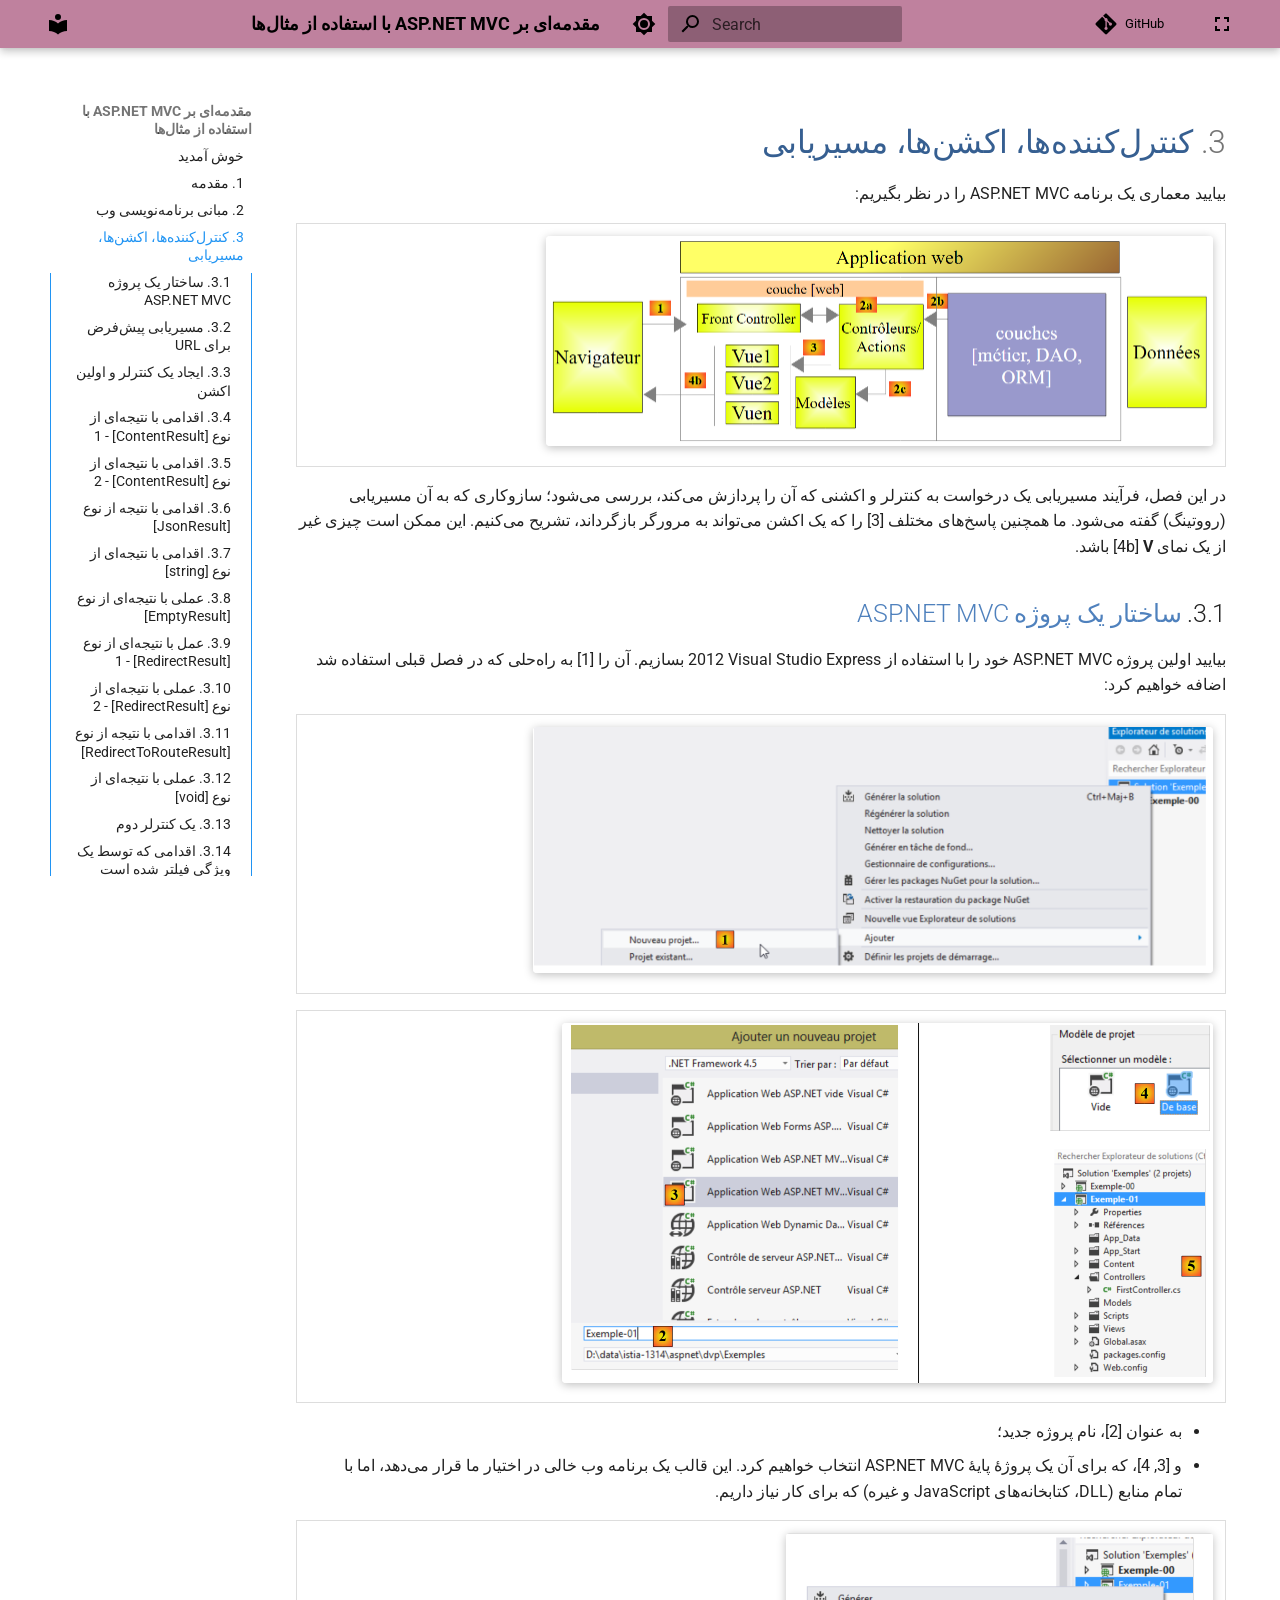
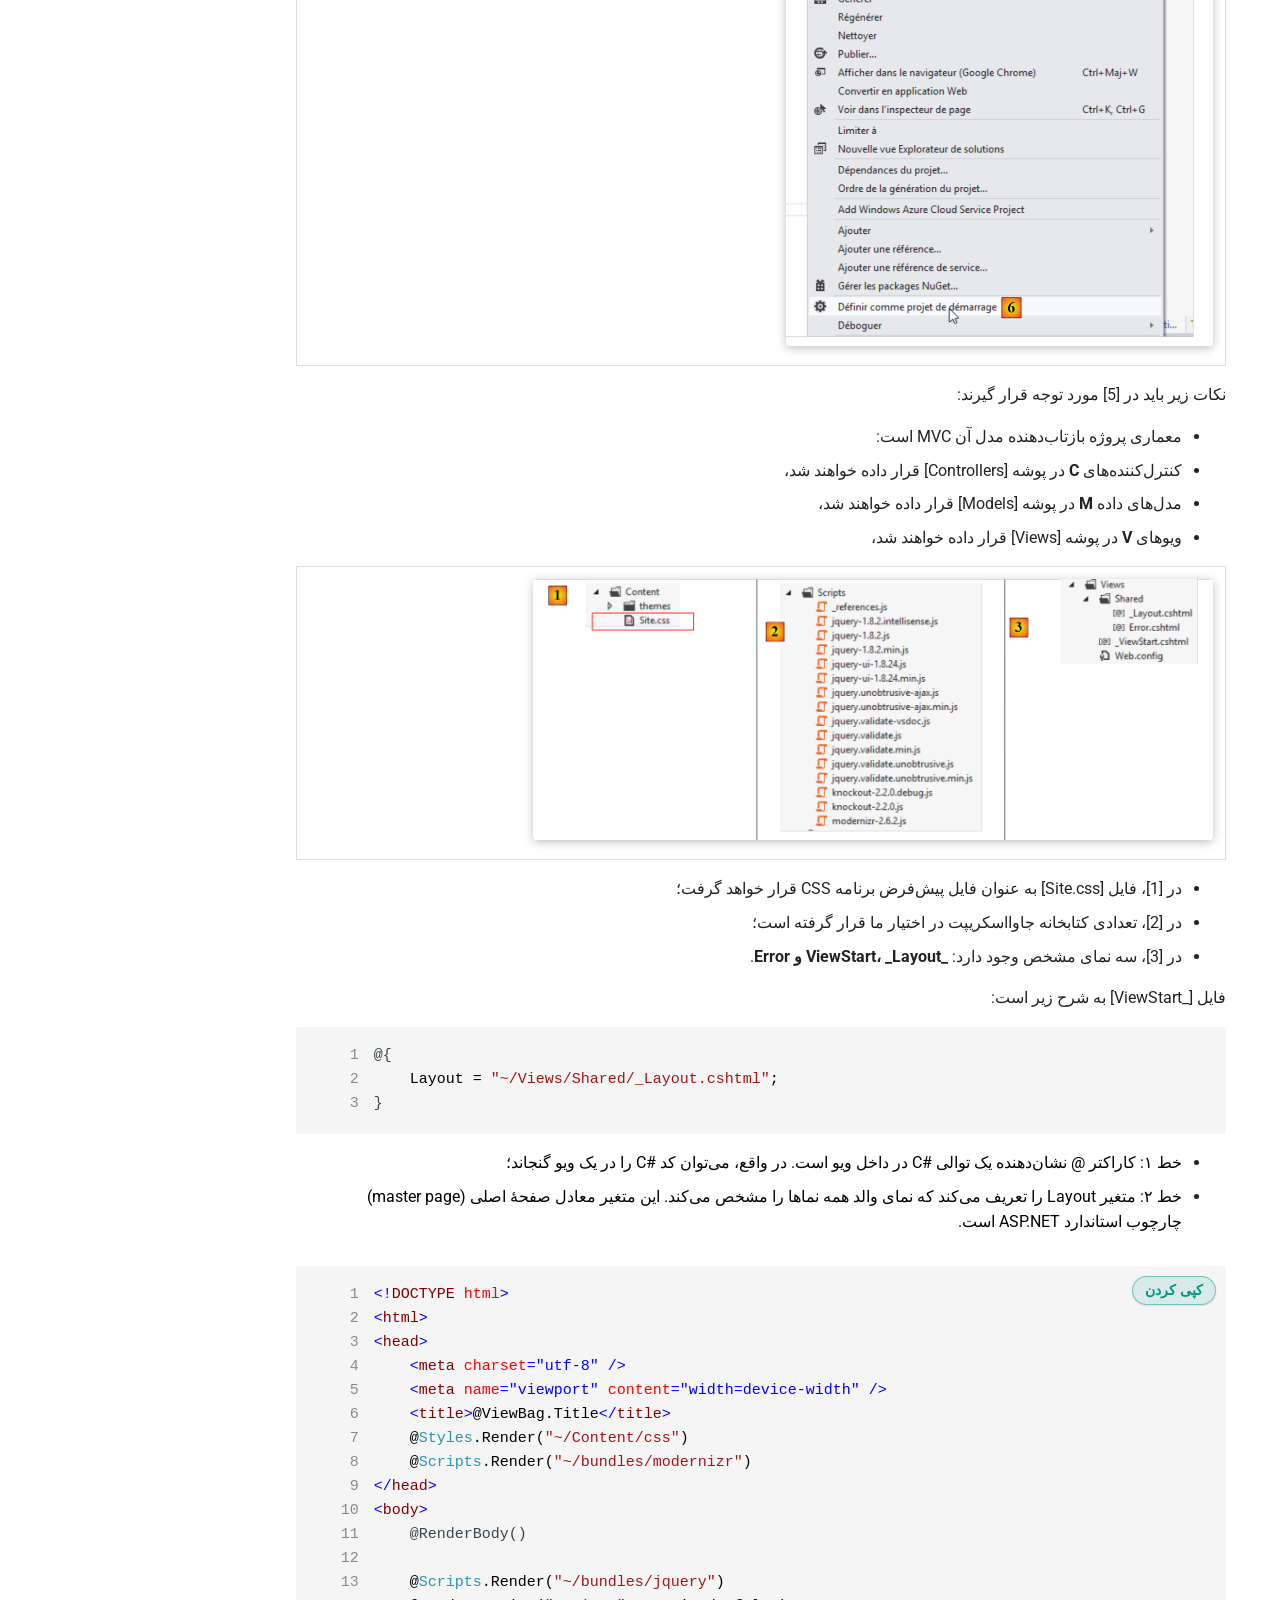
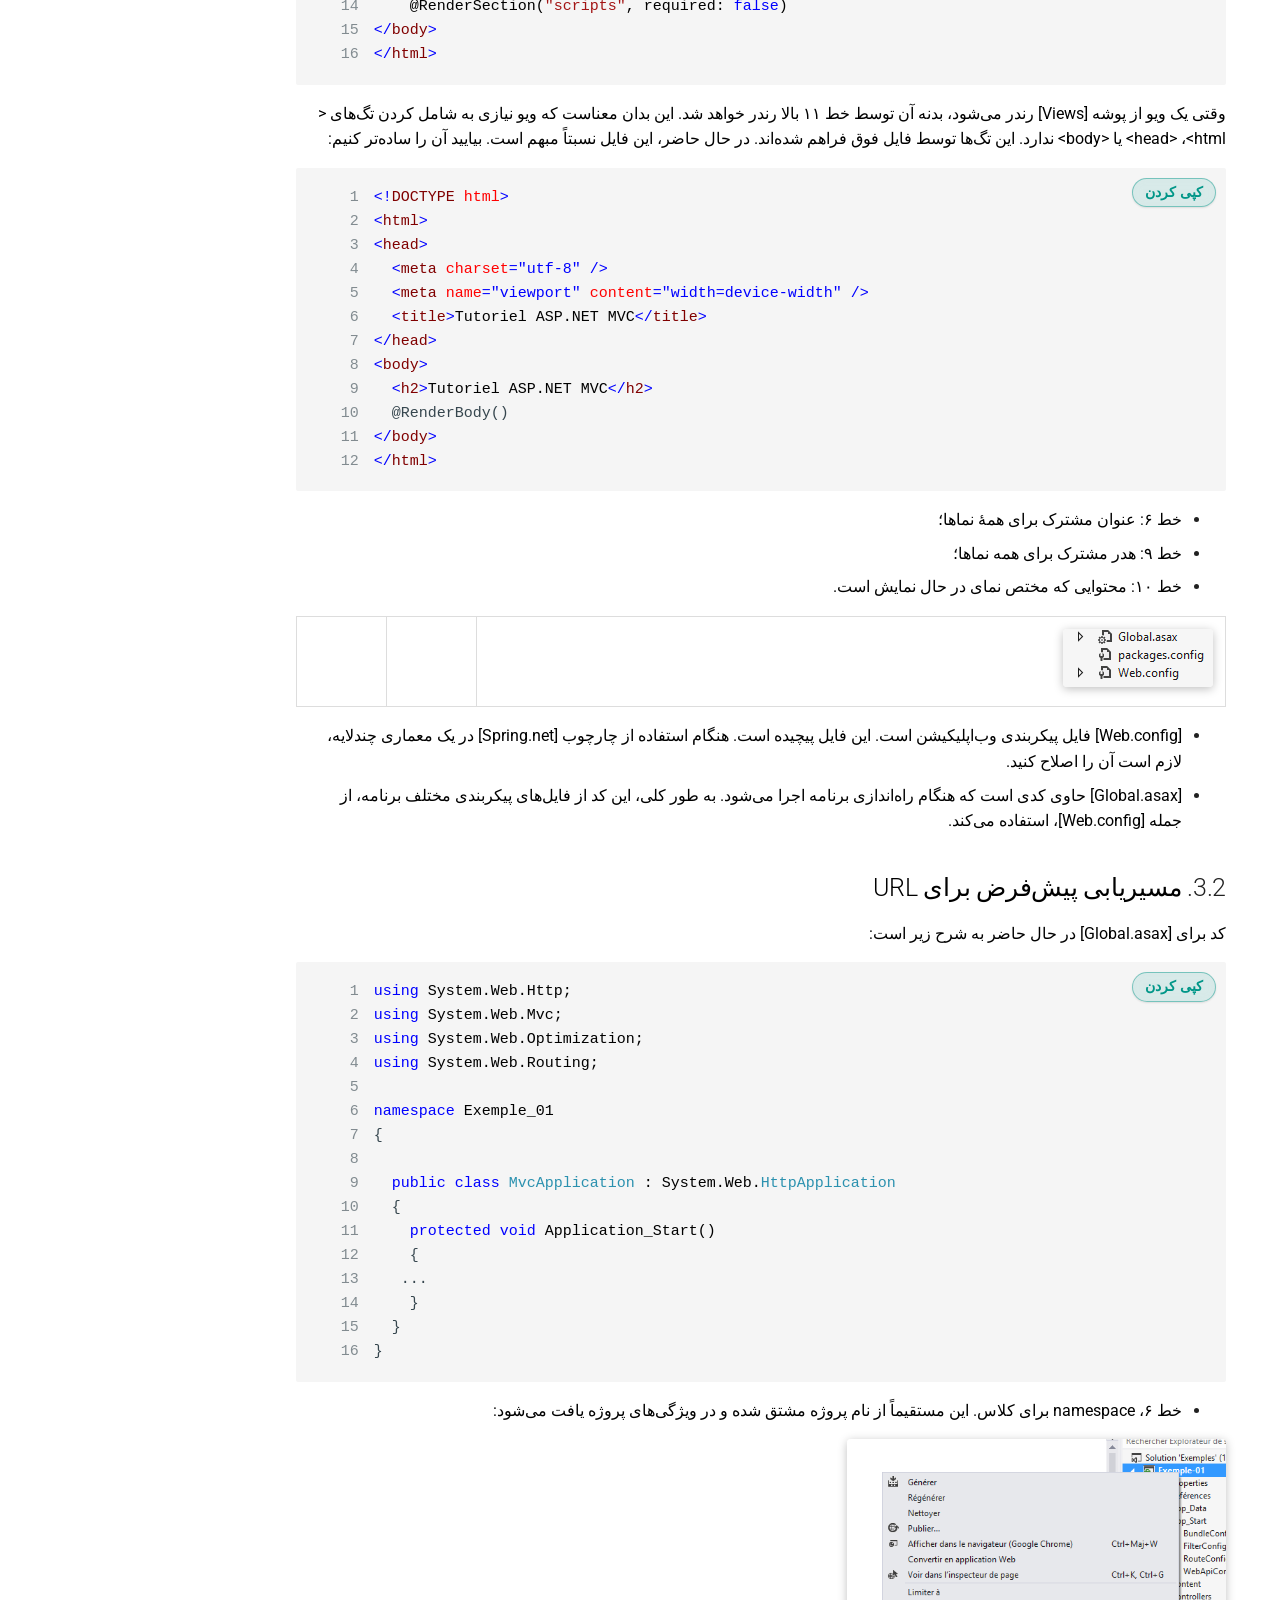
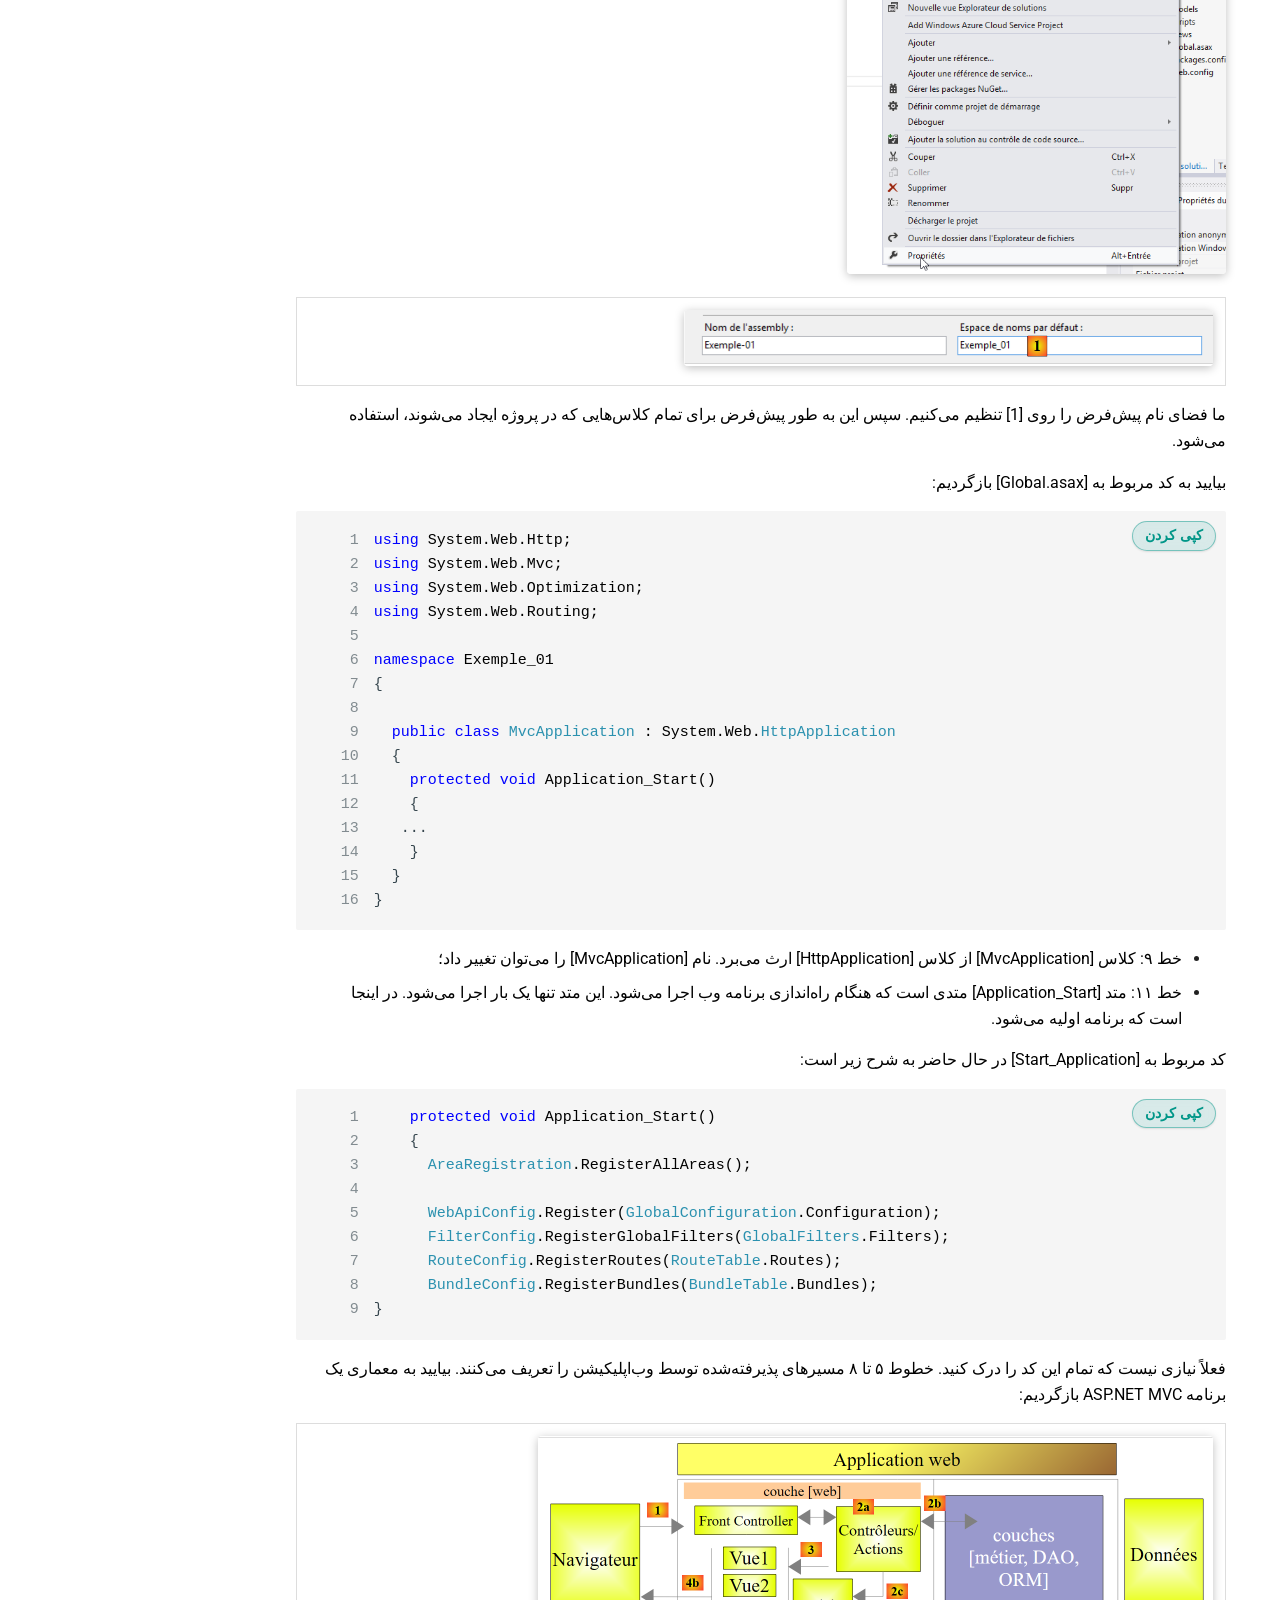
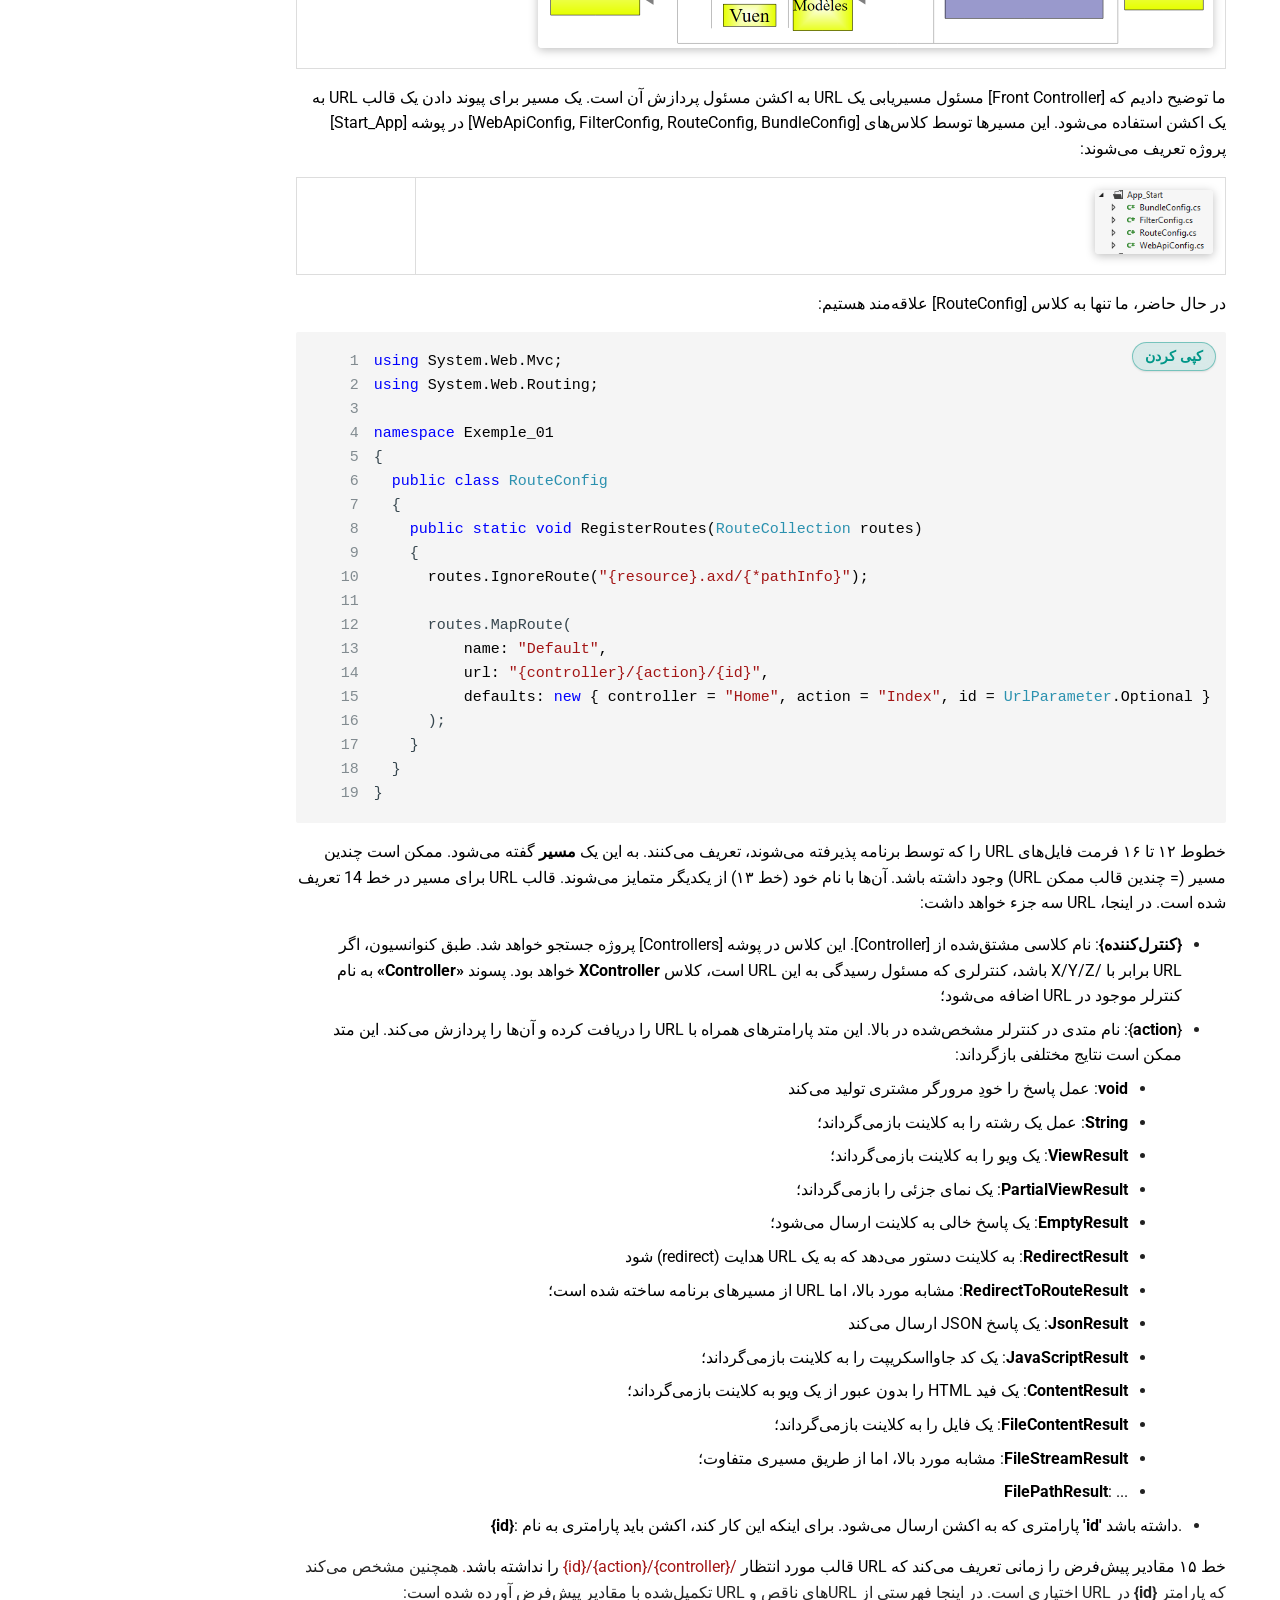
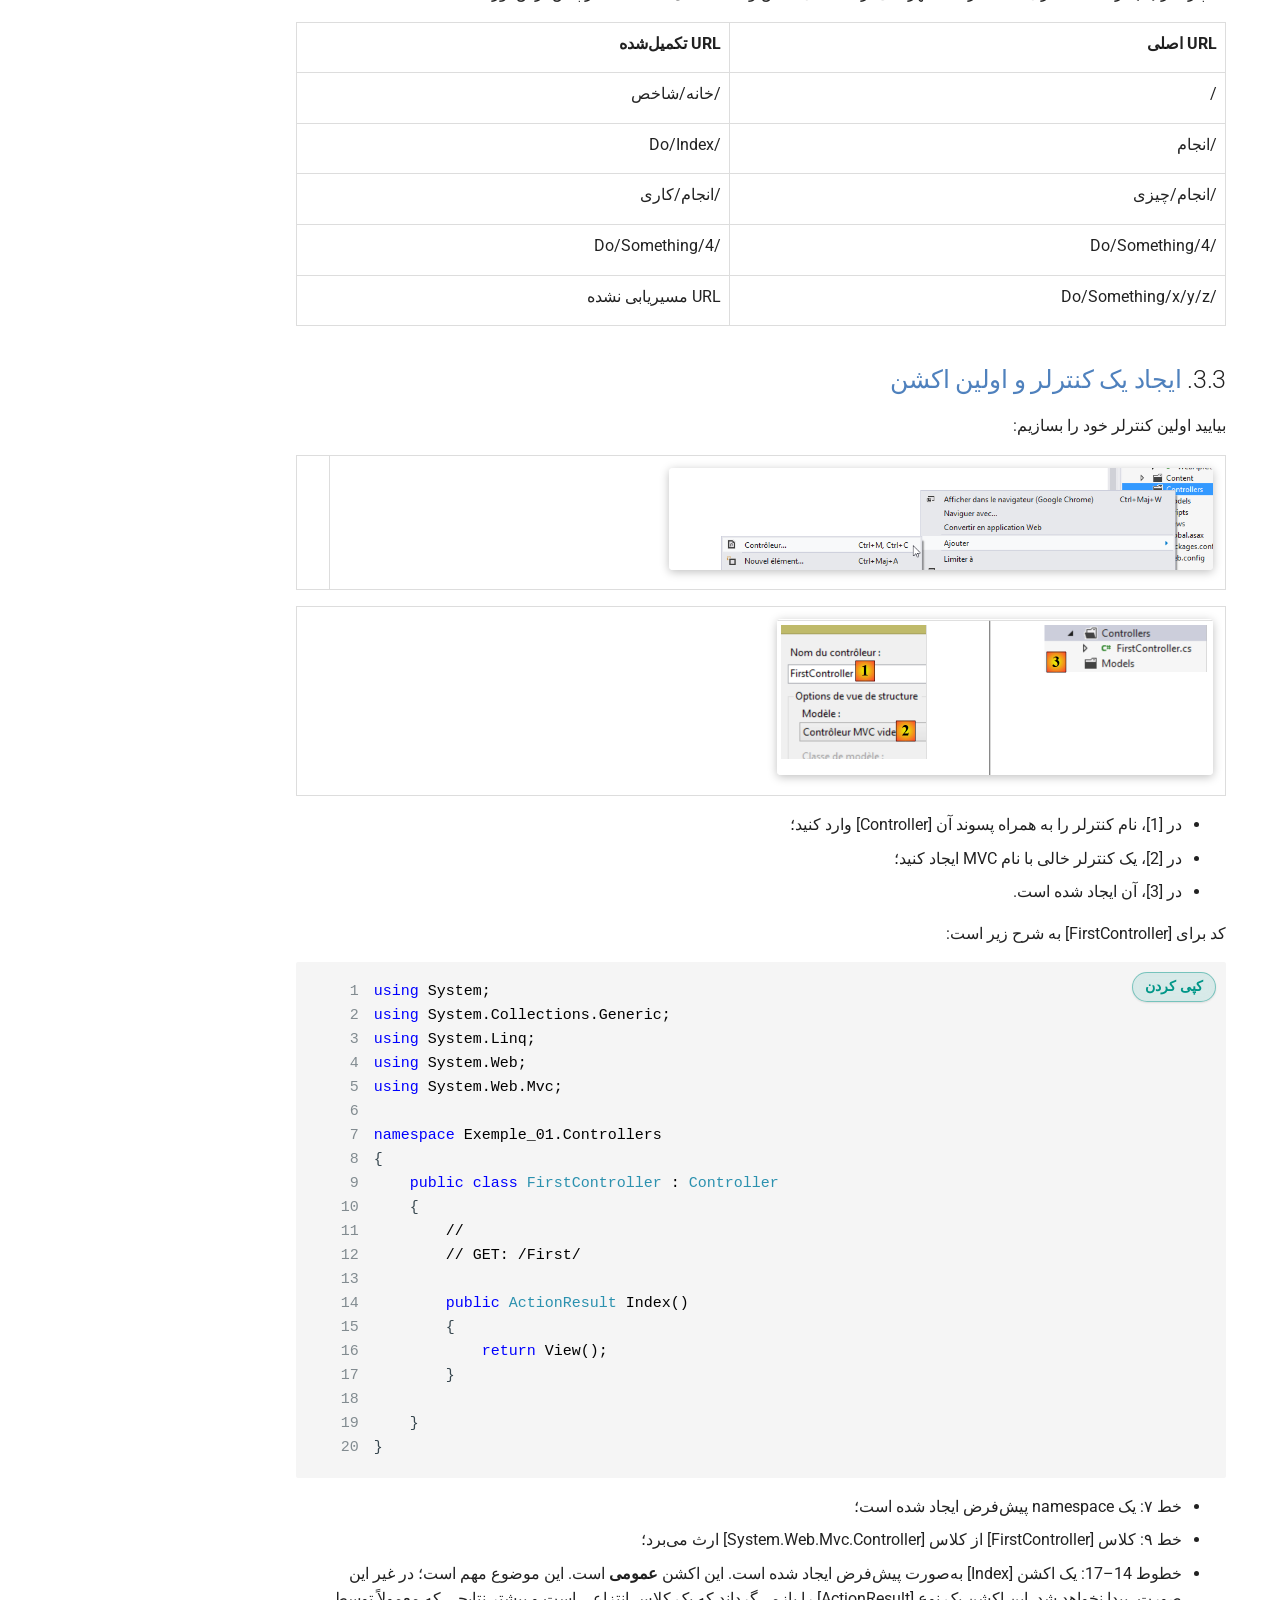
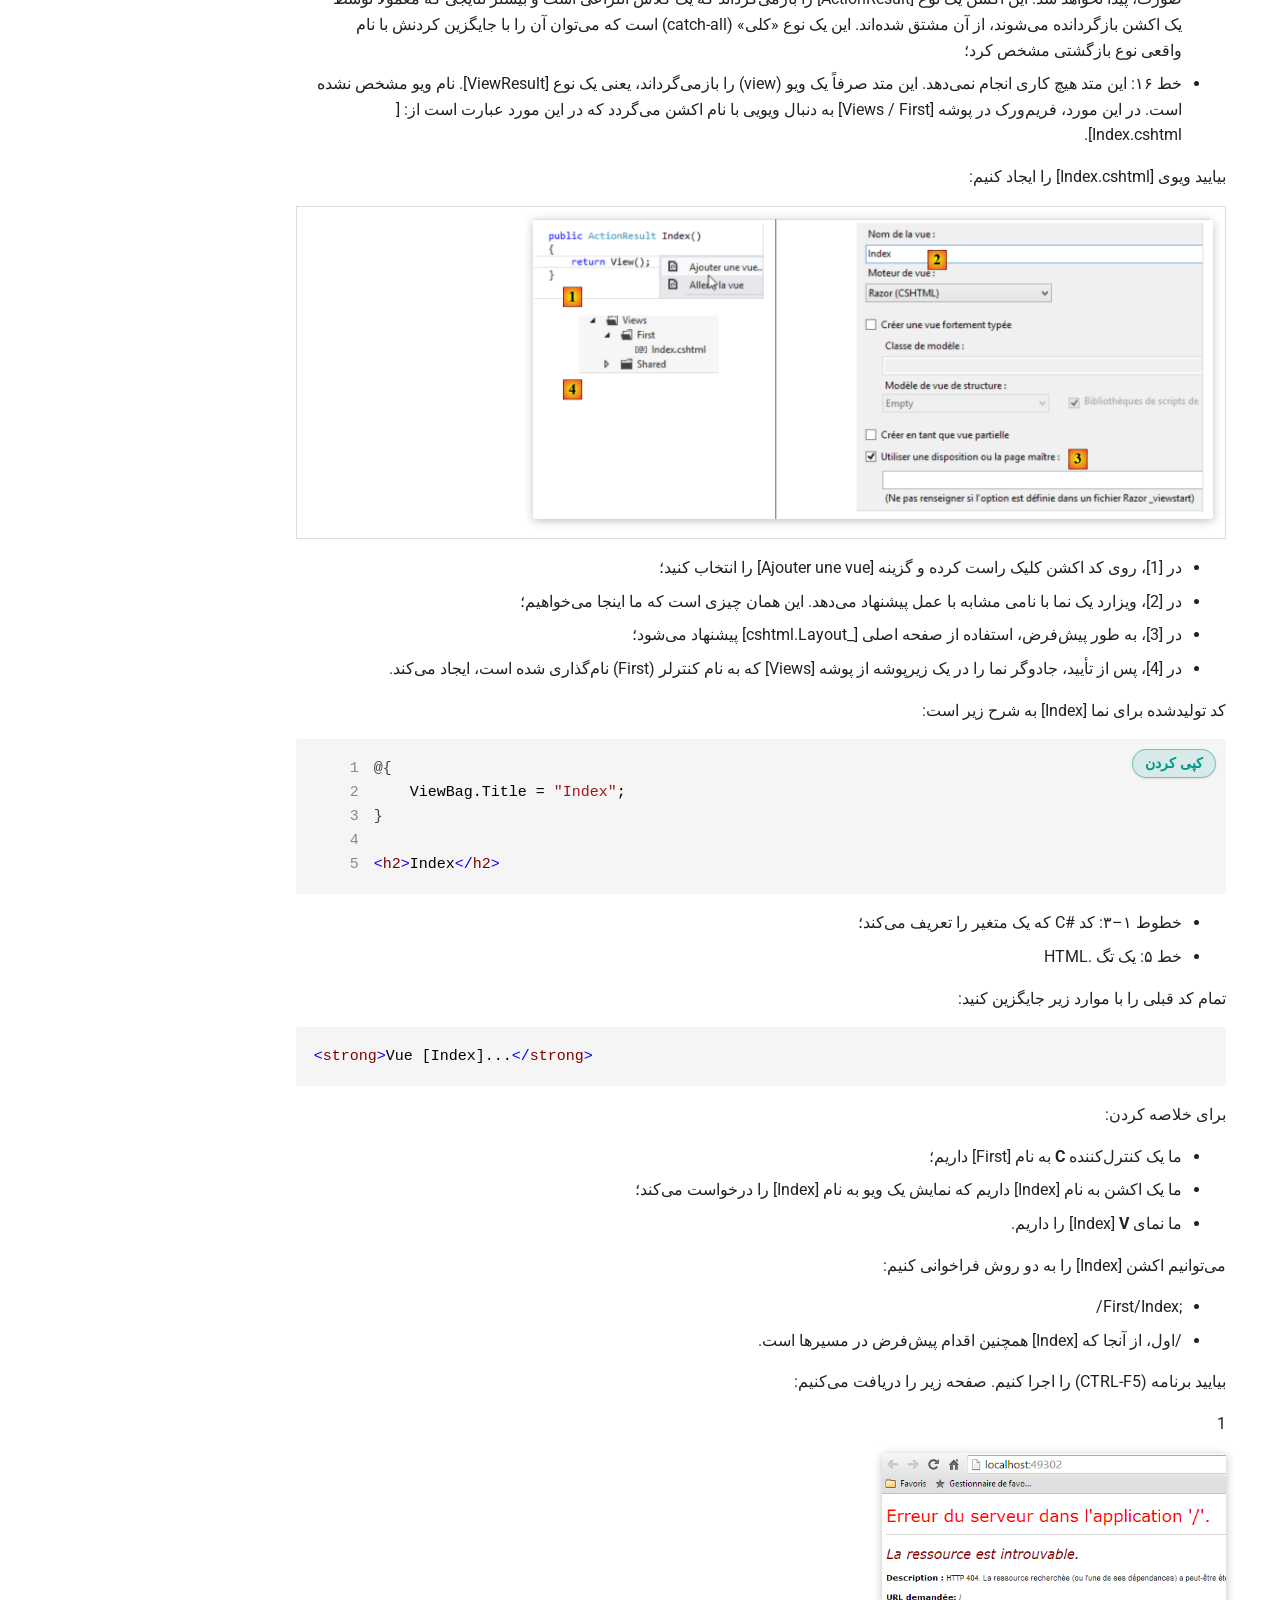
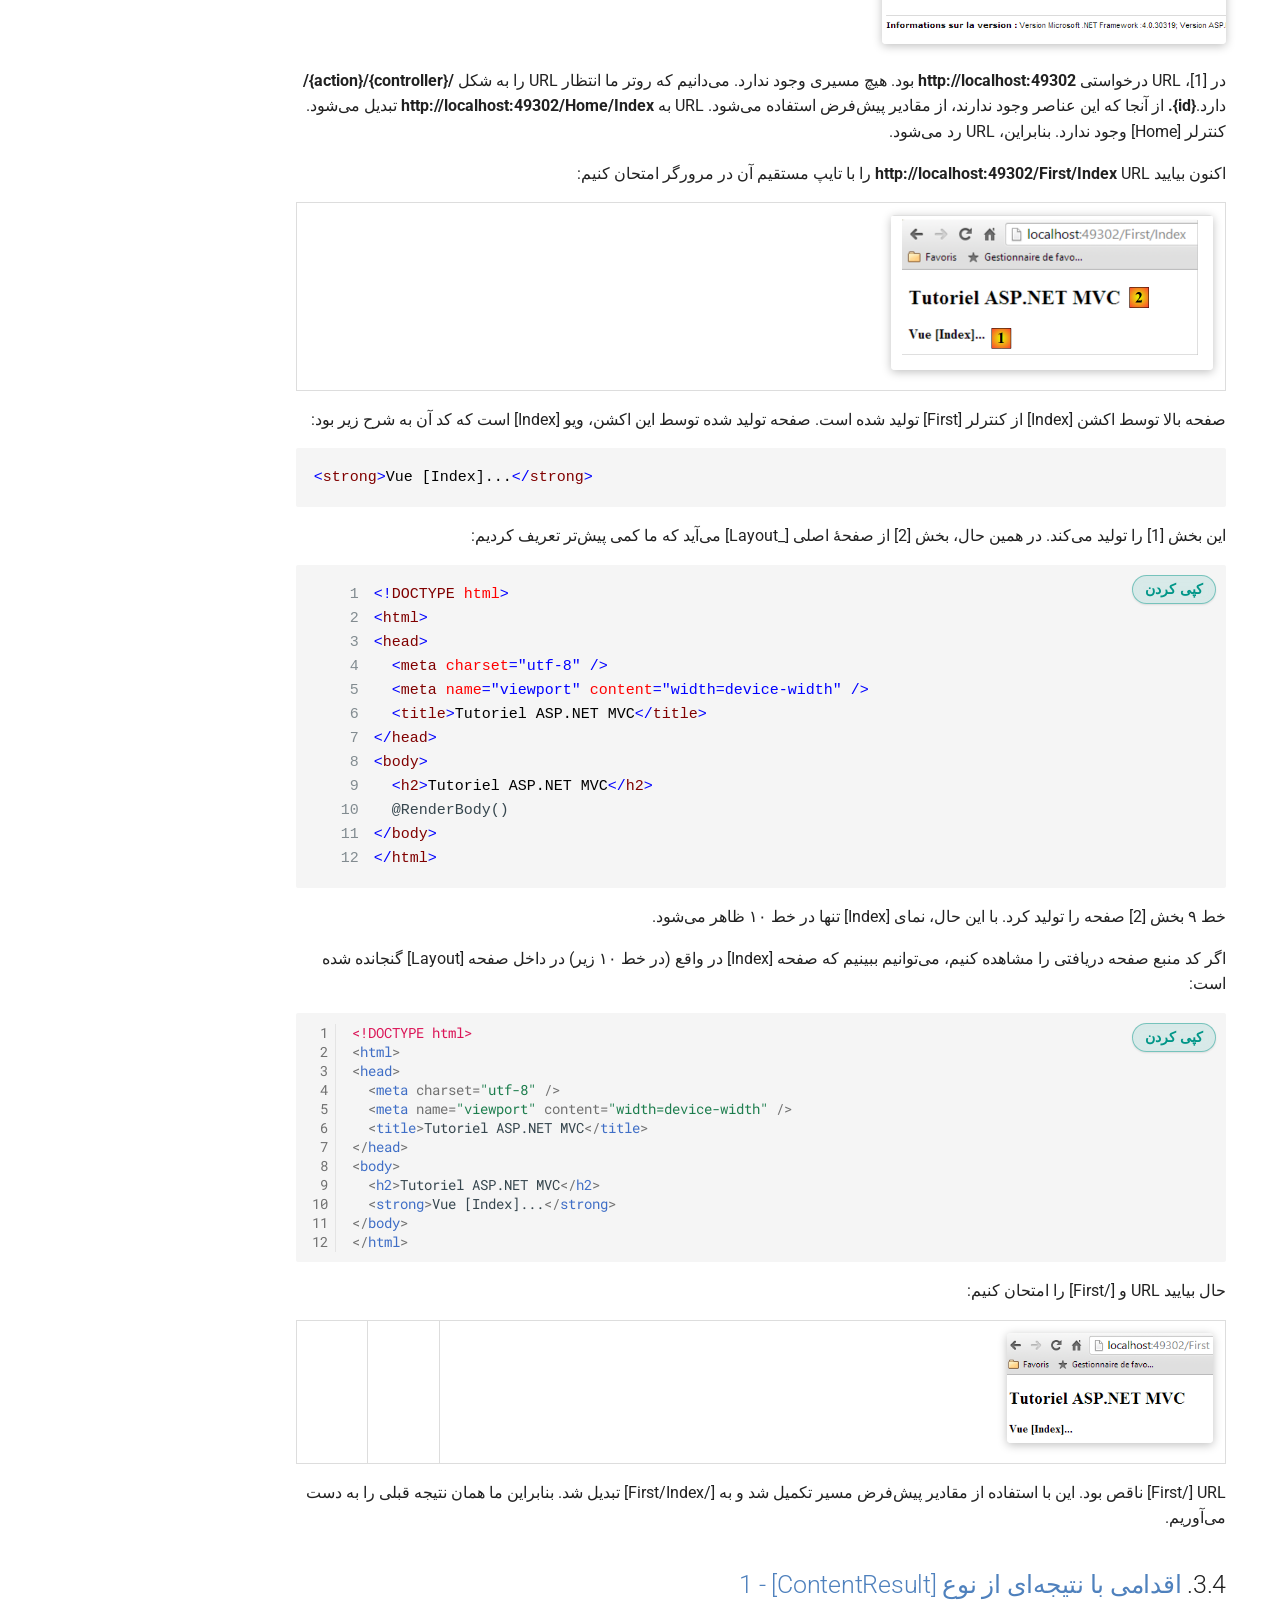
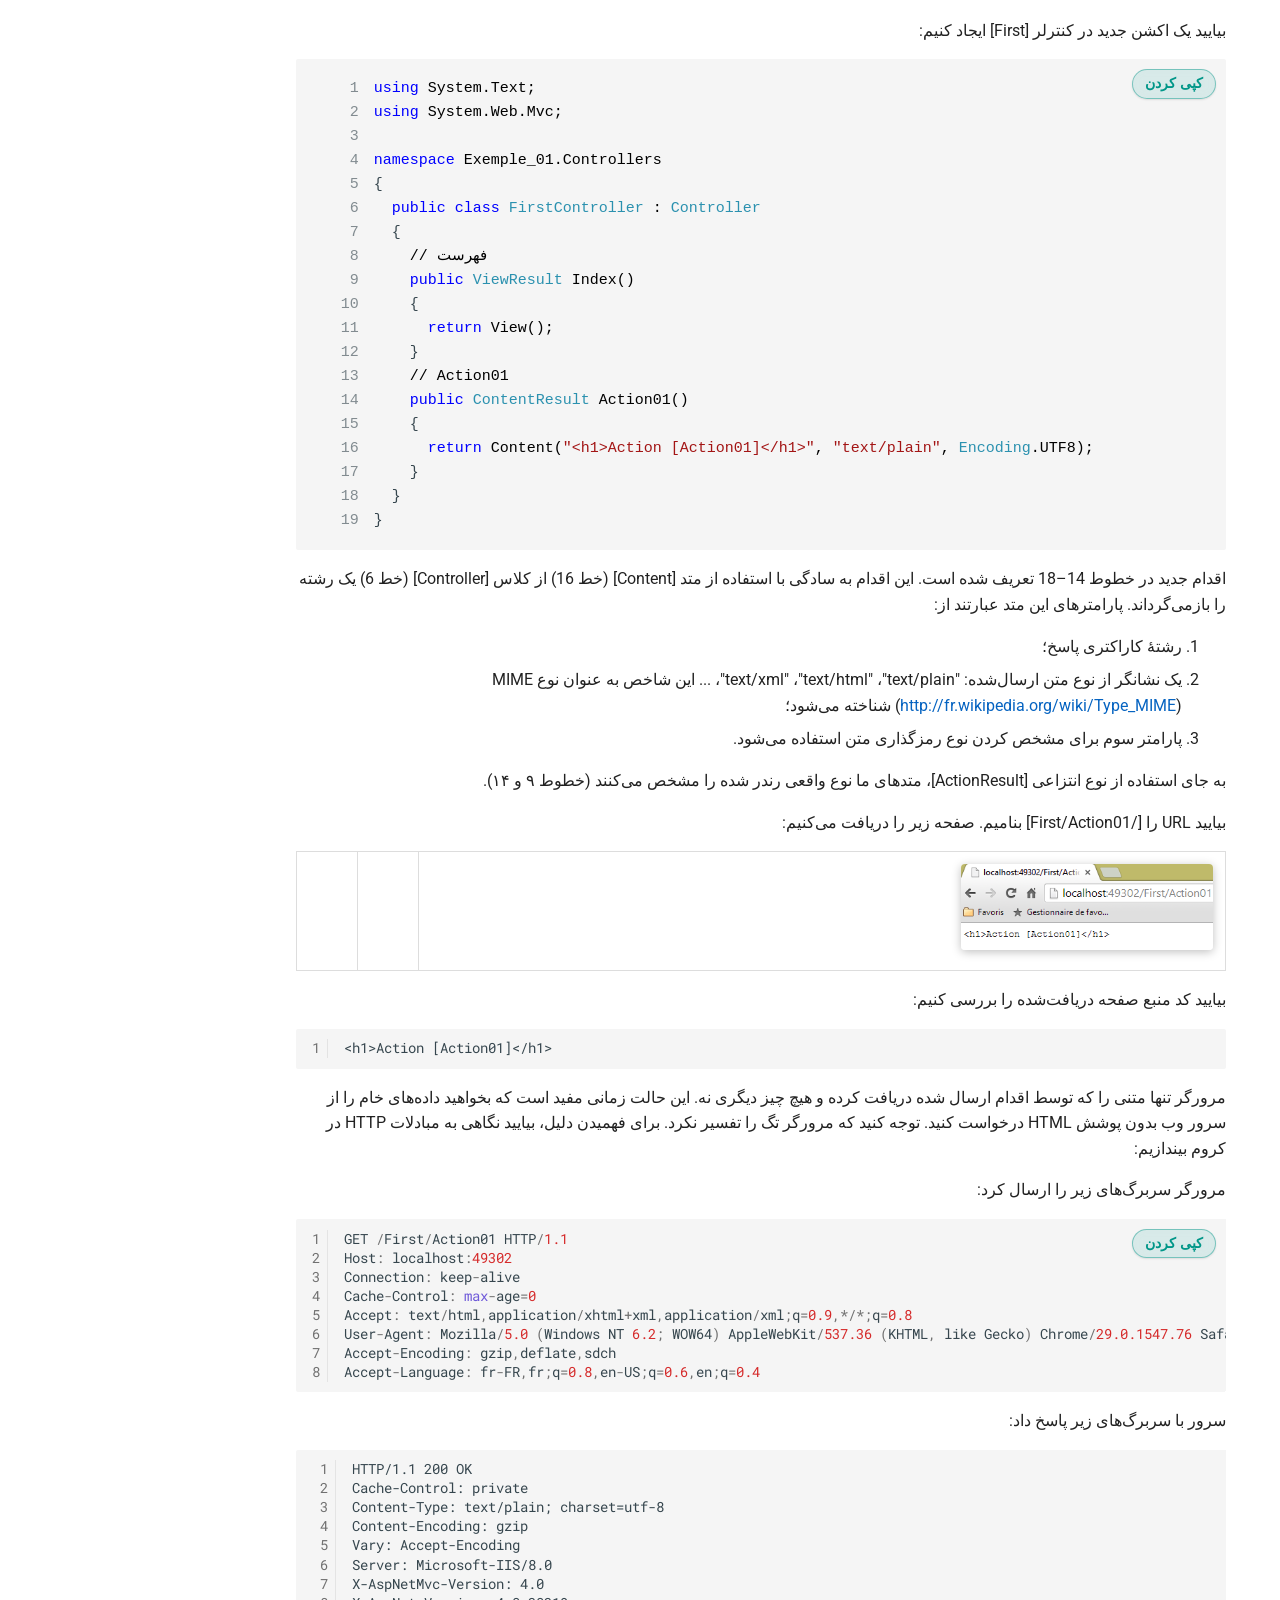
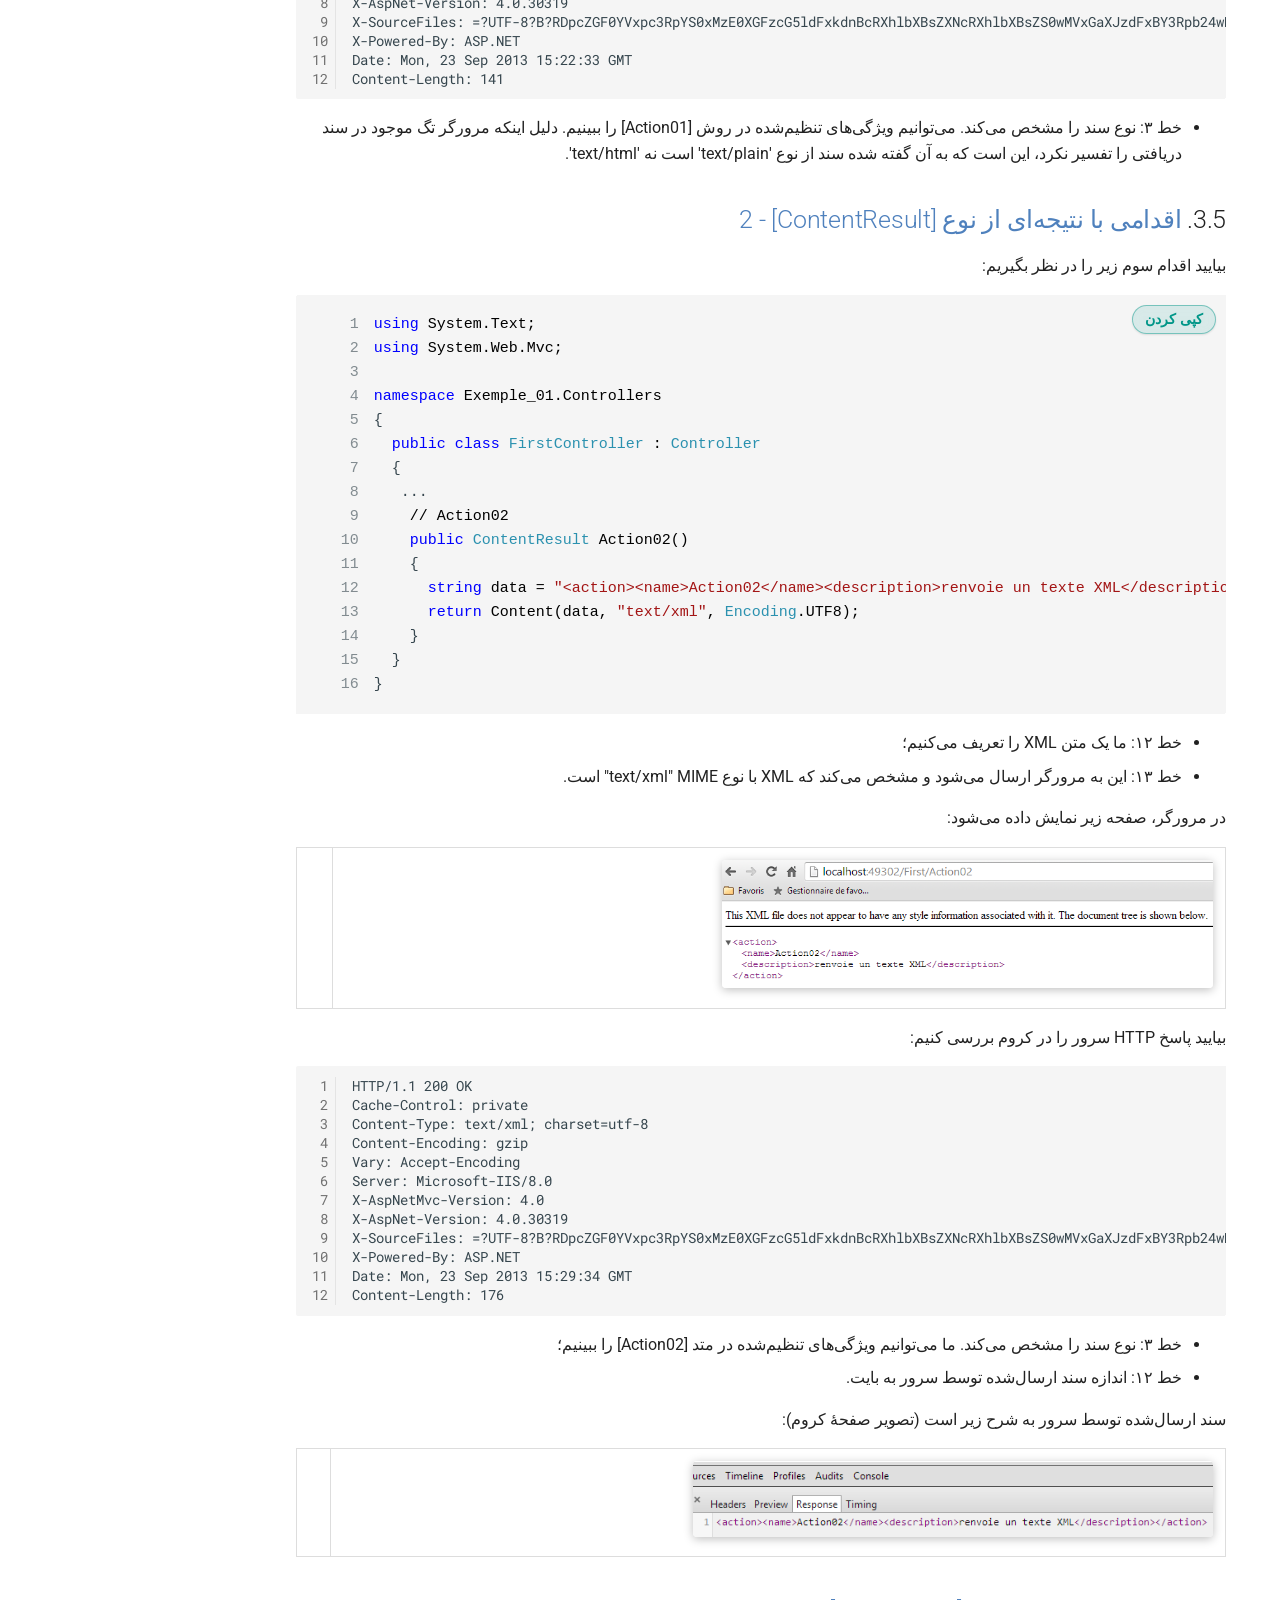
<file: khntrlkhnndhh-khshnh-msyryby.html>
<!doctype html>
<html lang="en" class="no-js">
  <head>
    
      <meta charset="utf-8">
      <meta name="viewport" content="width=device-width,initial-scale=1">
      
        <meta name="description" content="مقدمه‌ای بر ASP.NET MVC با استفاده از مثال‌ها">
      
      
        <meta name="author" content="Serge Tahé">
      
      
        <link rel="canonical" href="https://stahe.github.io/fa-aspnetmvc-nov-2013/khntrlkhnndhh-khshnh-msyryby.html">
      
      
        <link rel="prev" href="mbny-brnmhnwysy-wb.html">
      
      
        <link rel="next" href="mdl-ykh-khshn.html">
      
      
        
      
      
      <link rel="icon" href="assets/images/favicon.png">
      <meta name="generator" content="mkdocs-1.6.1, mkdocs-material-9.7.0">
    
    
      
        <title>3. کنترل‌کننده‌ها، اکشن‌ها، مسیریابی - مقدمه‌ای بر ASP.NET MVC با استفاده از مثال‌ها</title>
      
    
    
      <link rel="stylesheet" href="assets/stylesheets/main.618322db.min.css">
      
        
        <link rel="stylesheet" href="assets/stylesheets/palette.ab4e12ef.min.css">
      
      


    
    
      
    
    
      
        
        
        <link rel="preconnect" href="https://fonts.gstatic.com" crossorigin>
        <link rel="stylesheet" href="https://fonts.googleapis.com/css?family=Roboto:300,300i,400,400i,700,700i%7CRoboto+Mono:400,400i,700,700i&display=fallback">
        <style>:root{--md-text-font:"Roboto";--md-code-font:"Roboto Mono"}</style>
      
    
    
      <link rel="stylesheet" href="stylesheets/focus.css">
    
      <link rel="stylesheet" href="stylesheets/bidi.css">
    
    <script>__md_scope=new URL(".",location),__md_hash=e=>[...e].reduce(((e,_)=>(e<<5)-e+_.charCodeAt(0)),0),__md_get=(e,_=localStorage,t=__md_scope)=>JSON.parse(_.getItem(t.pathname+"."+e)),__md_set=(e,_,t=localStorage,a=__md_scope)=>{try{t.setItem(a.pathname+"."+e,JSON.stringify(_))}catch(e){}}</script>
    
      
  <script async src="https://www.googletagmanager.com/gtag/js?id=G-EBZC3JVJNR"></script>
  <script>
    window.dataLayer = window.dataLayer || [];
    function gtag(){dataLayer.push(arguments);}
    gtag('js', new Date());
    var siteName = "مقدمه‌ای بر ASP.NET MVC با استفاده از مثال‌ها";
    gtag('config', 'G-EBZC3JVJNR', {
        'page_title': siteName
    });
  </script>

    
    
  </head>
  
  
    
    
      
    
    
    
    
    <body dir="ltr" data-md-color-scheme="default" data-md-color-primary="blue" data-md-color-accent="purple">
  
    
    <input class="md-toggle" data-md-toggle="drawer" type="checkbox" id="__drawer" autocomplete="off">
    <input class="md-toggle" data-md-toggle="search" type="checkbox" id="__search" autocomplete="off">
    <label class="md-overlay" for="__drawer"></label>
    <div data-md-component="skip">
      
        
        <a href="#3" class="md-skip">
          Skip to content
        </a>
      
    </div>
    <div data-md-component="announce">
      
    </div>
    
    
      

  

<header class="md-header md-header--shadow" data-md-component="header">
  <nav class="md-header__inner md-grid" aria-label="Header">
    <a href="index.html" title="مقدمه‌ای بر ASP.NET MVC با استفاده از مثال‌ها" class="md-header__button md-logo" aria-label="مقدمه‌ای بر ASP.NET MVC با استفاده از مثال‌ها" data-md-component="logo">
      
  
  <svg xmlns="http://www.w3.org/2000/svg" viewBox="0 0 24 24"><path d="M12 8a3 3 0 0 0 3-3 3 3 0 0 0-3-3 3 3 0 0 0-3 3 3 3 0 0 0 3 3m0 3.54C9.64 9.35 6.5 8 3 8v11c3.5 0 6.64 1.35 9 3.54 2.36-2.19 5.5-3.54 9-3.54V8c-3.5 0-6.64 1.35-9 3.54"/></svg>

    </a>
    <label class="md-header__button md-icon" for="__drawer">
      
      <svg xmlns="http://www.w3.org/2000/svg" viewBox="0 0 24 24"><path d="M3 6h18v2H3zm0 5h18v2H3zm0 5h18v2H3z"/></svg>
    </label>
    <div class="md-header__title" data-md-component="header-title">
      <div class="md-header__ellipsis">
        <div class="md-header__topic">
          <span class="md-ellipsis">
            مقدمه‌ای بر ASP.NET MVC با استفاده از مثال‌ها
          </span>
        </div>
        <div class="md-header__topic" data-md-component="header-topic">
          <span class="md-ellipsis">
            
              3. کنترل‌کننده‌ها، اکشن‌ها، مسیریابی
            
          </span>
        </div>
      </div>
    </div>
    
      
        <form class="md-header__option" data-md-component="palette">
  
    
    
    
    <input class="md-option" data-md-color-media="(prefers-color-scheme: light)" data-md-color-scheme="default" data-md-color-primary="blue" data-md-color-accent="purple"  aria-label="مخاطب به حالت تاریک"  type="radio" name="__palette" id="__palette_0">
    
      <label class="md-header__button md-icon" title="مخاطب به حالت تاریک" for="__palette_1" hidden>
        <svg xmlns="http://www.w3.org/2000/svg" viewBox="0 0 24 24"><path d="M12 8a4 4 0 0 0-4 4 4 4 0 0 0 4 4 4 4 0 0 0 4-4 4 4 0 0 0-4-4m0 10a6 6 0 0 1-6-6 6 6 0 0 1 6-6 6 6 0 0 1 6 6 6 6 0 0 1-6 6m8-9.31V4h-4.69L12 .69 8.69 4H4v4.69L.69 12 4 15.31V20h4.69L12 23.31 15.31 20H20v-4.69L23.31 12z"/></svg>
      </label>
    
  
    
    
    
    <input class="md-option" data-md-color-media="(prefers-color-scheme: dark)" data-md-color-scheme="slate" data-md-color-primary="blue" data-md-color-accent="purple"  aria-label="مخاطب به حالت روشن"  type="radio" name="__palette" id="__palette_1">
    
      <label class="md-header__button md-icon" title="مخاطب به حالت روشن" for="__palette_0" hidden>
        <svg xmlns="http://www.w3.org/2000/svg" viewBox="0 0 24 24"><path d="M12 18c-.89 0-1.74-.2-2.5-.55C11.56 16.5 13 14.42 13 12s-1.44-4.5-3.5-5.45C10.26 6.2 11.11 6 12 6a6 6 0 0 1 6 6 6 6 0 0 1-6 6m8-9.31V4h-4.69L12 .69 8.69 4H4v4.69L.69 12 4 15.31V20h4.69L12 23.31 15.31 20H20v-4.69L23.31 12z"/></svg>
      </label>
    
  
</form>
      
    
    
      <script>var palette=__md_get("__palette");if(palette&&palette.color){if("(prefers-color-scheme)"===palette.color.media){var media=matchMedia("(prefers-color-scheme: light)"),input=document.querySelector(media.matches?"[data-md-color-media='(prefers-color-scheme: light)']":"[data-md-color-media='(prefers-color-scheme: dark)']");palette.color.media=input.getAttribute("data-md-color-media"),palette.color.scheme=input.getAttribute("data-md-color-scheme"),palette.color.primary=input.getAttribute("data-md-color-primary"),palette.color.accent=input.getAttribute("data-md-color-accent")}for(var[key,value]of Object.entries(palette.color))document.body.setAttribute("data-md-color-"+key,value)}</script>
    
    
    
      
      
        <label class="md-header__button md-icon" for="__search">
          
          <svg xmlns="http://www.w3.org/2000/svg" viewBox="0 0 24 24"><path d="M9.5 3A6.5 6.5 0 0 1 16 9.5c0 1.61-.59 3.09-1.56 4.23l.27.27h.79l5 5-1.5 1.5-5-5v-.79l-.27-.27A6.52 6.52 0 0 1 9.5 16 6.5 6.5 0 0 1 3 9.5 6.5 6.5 0 0 1 9.5 3m0 2C7 5 5 7 5 9.5S7 14 9.5 14 14 12 14 9.5 12 5 9.5 5"/></svg>
        </label>
        <div class="md-search" data-md-component="search" role="dialog">
  <label class="md-search__overlay" for="__search"></label>
  <div class="md-search__inner" role="search">
    <form class="md-search__form" name="search">
      <input type="text" class="md-search__input" name="query" aria-label="Search" placeholder="Search" autocapitalize="off" autocorrect="off" autocomplete="off" spellcheck="false" data-md-component="search-query" required>
      <label class="md-search__icon md-icon" for="__search">
        
        <svg xmlns="http://www.w3.org/2000/svg" viewBox="0 0 24 24"><path d="M9.5 3A6.5 6.5 0 0 1 16 9.5c0 1.61-.59 3.09-1.56 4.23l.27.27h.79l5 5-1.5 1.5-5-5v-.79l-.27-.27A6.52 6.52 0 0 1 9.5 16 6.5 6.5 0 0 1 3 9.5 6.5 6.5 0 0 1 9.5 3m0 2C7 5 5 7 5 9.5S7 14 9.5 14 14 12 14 9.5 12 5 9.5 5"/></svg>
        
        <svg xmlns="http://www.w3.org/2000/svg" viewBox="0 0 24 24"><path d="M20 11v2H8l5.5 5.5-1.42 1.42L4.16 12l7.92-7.92L13.5 5.5 8 11z"/></svg>
      </label>
      <nav class="md-search__options" aria-label="Search">
        
        <button type="reset" class="md-search__icon md-icon" title="Clear" aria-label="Clear" tabindex="-1">
          
          <svg xmlns="http://www.w3.org/2000/svg" viewBox="0 0 24 24"><path d="M19 6.41 17.59 5 12 10.59 6.41 5 5 6.41 10.59 12 5 17.59 6.41 19 12 13.41 17.59 19 19 17.59 13.41 12z"/></svg>
        </button>
      </nav>
      
    </form>
    <div class="md-search__output">
      <div class="md-search__scrollwrap" tabindex="0" data-md-scrollfix>
        <div class="md-search-result" data-md-component="search-result">
          <div class="md-search-result__meta">
            Initializing search
          </div>
          <ol class="md-search-result__list" role="presentation"></ol>
        </div>
      </div>
    </div>
  </div>
</div>
      
    
    
      <div class="md-header__source">
        <a href="https://stahe.github.io/fa-aspnetmvc-nov-2013" title="Go to repository" class="md-source" data-md-component="source">
  <div class="md-source__icon md-icon">
    
    <svg xmlns="http://www.w3.org/2000/svg" viewBox="0 0 448 512"><!--! Font Awesome Free 7.1.0 by @fontawesome - https://fontawesome.com License - https://fontawesome.com/license/free (Icons: CC BY 4.0, Fonts: SIL OFL 1.1, Code: MIT License) Copyright 2025 Fonticons, Inc.--><path d="M439.6 236.1 244 40.5c-5.4-5.5-12.8-8.5-20.4-8.5s-15 3-20.4 8.4L162.5 81l51.5 51.5c27.1-9.1 52.7 16.8 43.4 43.7l49.7 49.7c34.2-11.8 61.2 31 35.5 56.7-26.5 26.5-70.2-2.9-56-37.3L240.3 199v121.9c25.3 12.5 22.3 41.8 9.1 55-6.4 6.4-15.2 10.1-24.3 10.1s-17.8-3.6-24.3-10.1c-17.6-17.6-11.1-46.9 11.2-56v-123c-20.8-8.5-24.6-30.7-18.6-45L142.6 101 8.5 235.1C3 240.6 0 247.9 0 255.5s3 15 8.5 20.4l195.6 195.7c5.4 5.4 12.7 8.4 20.4 8.4s15-3 20.4-8.4l194.7-194.7c5.4-5.4 8.4-12.8 8.4-20.4s-3-15-8.4-20.4"/></svg>
  </div>
  <div class="md-source__repository">
    GitHub
  </div>
</a>
      </div>
    
  </nav>
  
</header>
    
    <div class="md-container" data-md-component="container">
      
      
        
          
        
      
      <main class="md-main" data-md-component="main">
        <div class="md-main__inner md-grid">
          
            
              
              <div class="md-sidebar md-sidebar--primary" data-md-component="sidebar" data-md-type="navigation" >
                <div class="md-sidebar__scrollwrap">
                  <div class="md-sidebar__inner">
                    



  

<nav class="md-nav md-nav--primary md-nav--integrated" aria-label="Navigation" data-md-level="0">
  <label class="md-nav__title" for="__drawer">
    <a href="index.html" title="مقدمه‌ای بر ASP.NET MVC با استفاده از مثال‌ها" class="md-nav__button md-logo" aria-label="مقدمه‌ای بر ASP.NET MVC با استفاده از مثال‌ها" data-md-component="logo">
      
  
  <svg xmlns="http://www.w3.org/2000/svg" viewBox="0 0 24 24"><path d="M12 8a3 3 0 0 0 3-3 3 3 0 0 0-3-3 3 3 0 0 0-3 3 3 3 0 0 0 3 3m0 3.54C9.64 9.35 6.5 8 3 8v11c3.5 0 6.64 1.35 9 3.54 2.36-2.19 5.5-3.54 9-3.54V8c-3.5 0-6.64 1.35-9 3.54"/></svg>

    </a>
    مقدمه‌ای بر ASP.NET MVC با استفاده از مثال‌ها
  </label>
  
    <div class="md-nav__source">
      <a href="https://stahe.github.io/fa-aspnetmvc-nov-2013" title="Go to repository" class="md-source" data-md-component="source">
  <div class="md-source__icon md-icon">
    
    <svg xmlns="http://www.w3.org/2000/svg" viewBox="0 0 448 512"><!--! Font Awesome Free 7.1.0 by @fontawesome - https://fontawesome.com License - https://fontawesome.com/license/free (Icons: CC BY 4.0, Fonts: SIL OFL 1.1, Code: MIT License) Copyright 2025 Fonticons, Inc.--><path d="M439.6 236.1 244 40.5c-5.4-5.5-12.8-8.5-20.4-8.5s-15 3-20.4 8.4L162.5 81l51.5 51.5c27.1-9.1 52.7 16.8 43.4 43.7l49.7 49.7c34.2-11.8 61.2 31 35.5 56.7-26.5 26.5-70.2-2.9-56-37.3L240.3 199v121.9c25.3 12.5 22.3 41.8 9.1 55-6.4 6.4-15.2 10.1-24.3 10.1s-17.8-3.6-24.3-10.1c-17.6-17.6-11.1-46.9 11.2-56v-123c-20.8-8.5-24.6-30.7-18.6-45L142.6 101 8.5 235.1C3 240.6 0 247.9 0 255.5s3 15 8.5 20.4l195.6 195.7c5.4 5.4 12.7 8.4 20.4 8.4s15-3 20.4-8.4l194.7-194.7c5.4-5.4 8.4-12.8 8.4-20.4s-3-15-8.4-20.4"/></svg>
  </div>
  <div class="md-source__repository">
    GitHub
  </div>
</a>
    </div>
  
  <ul class="md-nav__list" data-md-scrollfix>
    
      
      
  
  
  
  
    <li class="md-nav__item">
      <a href="index.html" class="md-nav__link">
        
  
  
  <span class="md-ellipsis">
    
  
    خوش آمدید
  

    
  </span>
  
  

      </a>
    </li>
  

    
      
      
  
  
  
  
    <li class="md-nav__item">
      <a href="mqdmh.html" class="md-nav__link">
        
  
  
  <span class="md-ellipsis">
    
  
    1. مقدمه
  

    
  </span>
  
  

      </a>
    </li>
  

    
      
      
  
  
  
  
    <li class="md-nav__item">
      <a href="mbny-brnmhnwysy-wb.html" class="md-nav__link">
        
  
  
  <span class="md-ellipsis">
    
  
    2. مبانی برنامه‌نویسی وب
  

    
  </span>
  
  

      </a>
    </li>
  

    
      
      
  
  
    
  
  
  
    <li class="md-nav__item md-nav__item--active">
      
      <input class="md-nav__toggle md-toggle" type="checkbox" id="__toc">
      
      
        
      
      
        <label class="md-nav__link md-nav__link--active" for="__toc">
          
  
  
  <span class="md-ellipsis">
    
  
    3. کنترل‌کننده‌ها، اکشن‌ها، مسیریابی
  

    
  </span>
  
  

          <span class="md-nav__icon md-icon"></span>
        </label>
      
      <a href="khntrlkhnndhh-khshnh-msyryby.html" class="md-nav__link md-nav__link--active">
        
  
  
  <span class="md-ellipsis">
    
  
    3. کنترل‌کننده‌ها، اکشن‌ها، مسیریابی
  

    
  </span>
  
  

      </a>
      
        

<nav class="md-nav md-nav--secondary" aria-label="Table of contents">
  
  
  
    
  
  
    <label class="md-nav__title" for="__toc">
      <span class="md-nav__icon md-icon"></span>
      Table of contents
    </label>
    <ul class="md-nav__list" data-md-component="toc" data-md-scrollfix>
      
        <li class="md-nav__item">
  <a href="#31-aspnet-mvc" class="md-nav__link">
    <span class="md-ellipsis">
      
        3.1. ساختار یک پروژه ASP.NET MVC
      
    </span>
  </a>
  
</li>
      
        <li class="md-nav__item">
  <a href="#32-url" class="md-nav__link">
    <span class="md-ellipsis">
      
        3.2. مسیر‌یابی پیش‌فرض برای URL
      
    </span>
  </a>
  
</li>
      
        <li class="md-nav__item">
  <a href="#33" class="md-nav__link">
    <span class="md-ellipsis">
      
        3.3. ایجاد یک کنترلر و اولین اکشن
      
    </span>
  </a>
  
</li>
      
        <li class="md-nav__item">
  <a href="#34-contentresult-1" class="md-nav__link">
    <span class="md-ellipsis">
      
        3.4. اقدامی با نتیجه‌ای از نوع [ContentResult] - 1
      
    </span>
  </a>
  
</li>
      
        <li class="md-nav__item">
  <a href="#35-contentresult-2" class="md-nav__link">
    <span class="md-ellipsis">
      
        3.5. اقدامی با نتیجه‌ای از نوع [ContentResult] - 2
      
    </span>
  </a>
  
</li>
      
        <li class="md-nav__item">
  <a href="#36-jsonresult" class="md-nav__link">
    <span class="md-ellipsis">
      
        3.6. اقدامی با نتیجه از نوع [JsonResult]
      
    </span>
  </a>
  
</li>
      
        <li class="md-nav__item">
  <a href="#37-string" class="md-nav__link">
    <span class="md-ellipsis">
      
        3.7. اقدامی با نتیجه‌ای از نوع [string]
      
    </span>
  </a>
  
</li>
      
        <li class="md-nav__item">
  <a href="#38-emptyresult" class="md-nav__link">
    <span class="md-ellipsis">
      
        3.8. عملی با نتیجه‌ای از نوع [EmptyResult]
      
    </span>
  </a>
  
</li>
      
        <li class="md-nav__item">
  <a href="#39-redirectresult-1" class="md-nav__link">
    <span class="md-ellipsis">
      
        3.9. عمل با نتیجه‌ای از نوع [RedirectResult] - 1
      
    </span>
  </a>
  
</li>
      
        <li class="md-nav__item">
  <a href="#310-redirectresult-2" class="md-nav__link">
    <span class="md-ellipsis">
      
        3.10. عملی با نتیجه‌ای از نوع [RedirectResult] - 2
      
    </span>
  </a>
  
</li>
      
        <li class="md-nav__item">
  <a href="#311-redirecttorouteresult" class="md-nav__link">
    <span class="md-ellipsis">
      
        3.11. اقدامی با نتیجه از نوع [RedirectToRouteResult]
      
    </span>
  </a>
  
</li>
      
        <li class="md-nav__item">
  <a href="#312-void" class="md-nav__link">
    <span class="md-ellipsis">
      
        3.12. عملی با نتیجه‌ای از نوع [void]
      
    </span>
  </a>
  
</li>
      
        <li class="md-nav__item">
  <a href="#313" class="md-nav__link">
    <span class="md-ellipsis">
      
        3.13. یک کنترلر دوم
      
    </span>
  </a>
  
</li>
      
        <li class="md-nav__item">
  <a href="#314" class="md-nav__link">
    <span class="md-ellipsis">
      
        3.14. اقدامی که توسط یک ویژگی فیلتر شده است
      
    </span>
  </a>
  
</li>
      
        <li class="md-nav__item">
  <a href="#315" class="md-nav__link">
    <span class="md-ellipsis">
      
        3.15. بازیابی عناصر از یک مسیر
      
    </span>
  </a>
  
</li>
      
    </ul>
  
</nav>
      
    </li>
  

    
      
      
  
  
  
  
    <li class="md-nav__item">
      <a href="mdl-ykh-khshn.html" class="md-nav__link">
        
  
  
  <span class="md-ellipsis">
    
  
    4. مدل یک اکشن
  

    
  </span>
  
  

      </a>
    </li>
  

    
      
      
  
  
  
  
    <li class="md-nav__item">
      <a href="wyw-w-qlb-an.html" class="md-nav__link">
        
  
  
  <span class="md-ellipsis">
    
  
    5. ویو و قالب آن
  

    
  </span>
  
  

      </a>
    </li>
  

    
      
      
  
  
  
  
    <li class="md-nav__item">
      <a href="bynlmllyszy-wywh.html" class="md-nav__link">
        
  
  
  <span class="md-ellipsis">
    
  
    6. بین‌المللی‌سازی ویوها
  

    
  </span>
  
  

      </a>
    </li>
  

    
      
      
  
  
  
  
    <li class="md-nav__item">
      <a href="twnmndszy-ykh-brnmh-b-ajax-aspnet-mvc.html" class="md-nav__link">
        
  
  
  <span class="md-ellipsis">
    
  
    7. توانمندسازی یک برنامه با Ajax ASP.NET MVC
  

    
  </span>
  
  

      </a>
    </li>
  

    
      
      
  
  
  
  
    <li class="md-nav__item">
      <a href="ntyjhgyry-mwqt.html" class="md-nav__link">
        
  
  
  <span class="md-ellipsis">
    
  
    8. نتیجه‌گیری موقت
  

    
  </span>
  
  

      </a>
    </li>
  

    
      
      
  
  
  
  
    <li class="md-nav__item">
      <a href="mlh-mwrdy.html" class="md-nav__link">
        
  
  
  <span class="md-ellipsis">
    
  
    9. مطالعه موردی
  

    
  </span>
  
  

      </a>
    </li>
  

    
      
      
  
  
  
  
    <li class="md-nav__item">
      <a href="ntyjhgyry.html" class="md-nav__link">
        
  
  
  <span class="md-ellipsis">
    
  
    10. نتیجه‌گیری
  

    
  </span>
  
  

      </a>
    </li>
  

    
      
      
  
  
  
  
    <li class="md-nav__item">
      <a href="pywsth.html" class="md-nav__link">
        
  
  
  <span class="md-ellipsis">
    
  
    11. پیوست‌ها
  

    
  </span>
  
  

      </a>
    </li>
  

    
  </ul>
</nav>
                  </div>
                </div>
              </div>
            
            
          
          
            <div class="md-content" data-md-component="content">
              
              <article class="md-content__inner md-typeset">
                
                  



<p><span id="refheading58022676630786" name="refheading58022676630786" class="odt-bookmark-anchor"></span></p>
<h1 id="3">3. <span style="color: #365f91">کنترل‌کننده‌ها، اکشن‌ها، مسیریابی</span></h1>
<p>بیایید معماری یک برنامه <bdi dir="ltr" class="odt-ltr-term">ASP.NET MVC</bdi> را در نظر بگیریم:</p>
<table dir="rtl" class="odt-table" style="border-collapse: collapse; width: 100%; margin-bottom: 1em;"><tr><td dir="rtl" style="border: 1px solid #ddd; padding: 8px; vertical-align: top; text-align: right;"><img src="images/1000000000000535000001A54D09B830.png" width="667" height="211" style="display:inline-block; margin:4px;width:17.635cm;height:5.57cm;" class="odt-zoomable" data-zoom-src="images/1000000000000535000001A54D09B830.png" /></td></tr></table>

<p>در این فصل، فرآیند مسیریابی یک درخواست به کنترلر و اکشنی که آن را پردازش می‌کند، بررسی می‌شود؛ سازوکاری که به آن مسیریابی (رووتینگ) گفته می‌شود. ما همچنین پاسخ‌های مختلف [3] را که یک اکشن می‌تواند به مرورگر بازگرداند، تشریح می‌کنیم. این ممکن است چیزی غیر از یک نمای <strong><bdi dir="ltr" class="odt-ltr-term">V</bdi></strong> [4b] باشد.</p>
<p><span id="refheading10128914791633" name="refheading10128914791633" class="odt-bookmark-anchor"></span></p>
<h2 id="31-aspnet-mvc">3.1. <span style="color: #4f81bd">ساختار یک پروژه <bdi dir="ltr" class="odt-ltr-term">ASP.NET MVC</bdi></span></h2>
<p>بیایید اولین پروژه <bdi dir="ltr" class="odt-ltr-term">ASP.NET MVC</bdi> خود را با استفاده از <bdi dir="ltr" class="odt-ltr-term">Visual Studio Express</bdi> 2012 بسازیم. آن را [1] به راه‌حلی که در فصل قبلی استفاده شد اضافه خواهیم کرد:</p>
<table dir="rtl" class="odt-table" style="border-collapse: collapse; width: 100%; margin-bottom: 1em;"><tr><td dir="rtl" style="border: 1px solid #ddd; padding: 8px; vertical-align: top; text-align: right;"><img src="images/10000000000005D80000021E8F8AD477.png" width="680" height="246" style="display:inline-block; margin:4px;width:17.999cm;height:6.519cm;" class="odt-zoomable" data-zoom-src="images/10000000000005D80000021E8F8AD477.png" /></td></tr></table>

<table dir="rtl" class="odt-table" style="border-collapse: collapse; width: 100%; margin-bottom: 1em;"><tr><td dir="rtl" style="border: 1px solid #ddd; padding: 8px; vertical-align: top; text-align: right;"><img src="images/1000000000000515000002D013AB9480.png" width="651" height="360" style="display:inline-block; margin:4px;width:17.212cm;height:9.525cm;" class="odt-zoomable" data-zoom-src="images/1000000000000515000002D013AB9480.png" /></td></tr></table>

<ul>
  <li>به عنوان [2]، نام پروژه جدید؛
  </li>
  <li>و [3, 4]، که برای آن یک پروژهٔ پایهٔ <bdi dir="ltr" class="odt-ltr-term">ASP.NET MVC</bdi> انتخاب خواهیم کرد. این قالب یک برنامه وب خالی در اختیار ما قرار می‌دهد، اما با تمام منابع (<bdi dir="ltr" class="odt-ltr-term">DLL</bdi>، کتابخانه‌های <bdi dir="ltr" class="odt-ltr-term">JavaScript</bdi> و غیره) که برای کار نیاز داریم.
  </li>
</ul>

<p>پروژهٔ حاصل در [5] نشان داده شده است. ما این [6] را به‌عنوان پروژهٔ شروع‌کنندهٔ<span id="projet-de-demarrage" name="projet-de-demarrage" class="odt-bookmark-anchor"></span> برای راه‌حل انتخاب خواهیم کرد:</p>
<table dir="rtl" class="odt-table" style="border-collapse: collapse; width: 100%; margin-bottom: 1em;"><tr><td dir="rtl" style="border: 1px solid #ddd; padding: 8px; vertical-align: top; text-align: right;"><img src="images/1000000000000356000003396474F365.png" width="427" height="413" style="display:inline-block; margin:4px;width:11.298cm;height:10.915cm;" class="odt-zoomable" data-zoom-src="images/1000000000000356000003396474F365.png" /></td></tr></table>

<p>نکات زیر باید در [5] مورد توجه قرار گیرند:</p>
<ul>
  <li>معماری پروژه بازتاب‌دهنده مدل آن <bdi dir="ltr" class="odt-ltr-term">MVC</bdi> است: 
  </li>
  <li>کنترل‌کننده‌های <b><bdi dir="ltr" class="odt-ltr-term">C</bdi> </b>در پوشه [<bdi dir="ltr" class="odt-ltr-term">Controllers</bdi>] قرار داده خواهند شد،
  </li>
  <li>مدل‌های داده <b><bdi dir="ltr" class="odt-ltr-term">M</bdi> </b>در پوشه [<bdi dir="ltr" class="odt-ltr-term">Models</bdi>] قرار داده خواهند شد،
  </li>
  <li>ویوهای <b><bdi dir="ltr" class="odt-ltr-term">V</bdi> </b>در پوشه [<bdi dir="ltr" class="odt-ltr-term">Views</bdi>] قرار داده خواهند شد،
  </li>
</ul>

<table dir="rtl" class="odt-table" style="border-collapse: collapse; width: 100%; margin-bottom: 1em;"><tr><td dir="rtl" style="border: 1px solid #ddd; padding: 8px; vertical-align: top; text-align: right;"><img src="images/10000000000005A4000002293447BEB9.png" width="680" height="261" style="display:inline-block; margin:4px;width:17.999cm;height:6.893cm;" class="odt-zoomable" data-zoom-src="images/10000000000005A4000002293447BEB9.png" /></td></tr></table>

<ul>
  <li>در [1]، فایل [<bdi dir="ltr" class="odt-ltr-term">Site.css</bdi>] به عنوان فایل پیش‌فرض برنامه <bdi dir="ltr" class="odt-ltr-term">CSS</bdi> قرار خواهد گرفت؛
  </li>
  <li>در [2]، تعدادی کتابخانه جاوااسکریپت در اختیار ما قرار گرفته است؛
  </li>
  <li>در [3]، سه نمای مشخص وجود دارد: <b>_ViewStart، _Layout و <bdi dir="ltr" class="odt-ltr-term">Error</bdi></b>.
  </li>
</ul>

<p>فایل [_ViewStart] به شرح زیر است:</p>
<div class="odt-code-rich" data-linenums="true" style="counter-reset: odtline 0;"><pre><code class="language-text">
<span class="odt-code-line"><span class="odt-code-line-content">@{</span></span>
<span class="odt-code-line"><span class="odt-code-line-content"><span style="color:#000000">    Layout = </span><span style="color:#a31515">&quot;~/Views/Shared/_Layout.cshtml&quot;</span><span style="color:#000000">;</span></span></span>
<span class="odt-code-line"><span class="odt-code-line-content">}</span></span>
</code></pre></div>

<ul>
  <li><span style="color: #000000">خط ۱: کاراکتر @ نشان‌دهنده یک توالی <bdi dir="ltr" class="odt-ltr-term">C#</bdi> در داخل ویو است. در واقع، می‌توان کد <bdi dir="ltr" class="odt-ltr-term">C#</bdi> را در یک ویو گنجاند؛</span>
  </li>
  <li><span style="color: #000000">خط ۲: متغیر <bdi dir="ltr" class="odt-ltr-term">Layout</bdi> را تعریف می‌کند که نمای والد همه نماها را مشخص می‌کند. این متغیر معادل صفحهٔ اصلی (<bdi dir="ltr" class="odt-ltr-term">master page</bdi>) چارچوب استاندارد <bdi dir="ltr" class="odt-ltr-term">ASP.NET</bdi> است.</span>
  </li>
</ul>

<p>فایل [_Layout]<span id="layout" name="layout" class="odt-bookmark-anchor"></span> به شرح زیر است:</p>
<div class="odt-code-rich" data-linenums="true" style="counter-reset: odtline 0;"><pre><code class="language-html">
<span class="odt-code-line"><span class="odt-code-line-content"><span style="color:#0000ff">&lt;!</span><span style="color:#800000">DOCTYPE</span><span style="color:#000000"> </span><span style="color:#ff0000">html</span><span style="color:#0000ff">&gt;</span></span></span>
<span class="odt-code-line"><span class="odt-code-line-content"><span style="color:#0000ff">&lt;</span><span style="color:#800000">html</span><span style="color:#0000ff">&gt;</span></span></span>
<span class="odt-code-line"><span class="odt-code-line-content"><span style="color:#0000ff">&lt;</span><span style="color:#800000">head</span><span style="color:#0000ff">&gt;</span></span></span>
<span class="odt-code-line"><span class="odt-code-line-content"><span style="color:#000000">    </span><span style="color:#0000ff">&lt;</span><span style="color:#800000">meta</span><span style="color:#000000"> </span><span style="color:#ff0000">charset</span><span style="color:#0000ff">=&quot;utf-8&quot;</span><span style="color:#000000"> </span><span style="color:#0000ff">/&gt;</span></span></span>
<span class="odt-code-line"><span class="odt-code-line-content"><span style="color:#000000">    </span><span style="color:#0000ff">&lt;</span><span style="color:#800000">meta</span><span style="color:#000000"> </span><span style="color:#ff0000">name</span><span style="color:#0000ff">=&quot;viewport&quot;</span><span style="color:#000000"> </span><span style="color:#ff0000">content</span><span style="color:#0000ff">=&quot;width=device-width&quot;</span><span style="color:#000000"> </span><span style="color:#0000ff">/&gt;</span></span></span>
<span class="odt-code-line"><span class="odt-code-line-content"><span style="color:#000000">    </span><span style="color:#0000ff">&lt;</span><span style="color:#800000">title</span><span style="color:#0000ff">&gt;</span><span style="color:#000000">@ViewBag.Title</span><span style="color:#0000ff">&lt;/</span><span style="color:#800000">title</span><span style="color:#0000ff">&gt;</span></span></span>
<span class="odt-code-line"><span class="odt-code-line-content"><span style="color:#000000">    @</span><span style="color:#2b91af">Styles</span><span style="color:#000000">.Render(</span><span style="color:#a31515">&quot;~/Content/css&quot;</span><span style="color:#000000">)</span></span></span>
<span class="odt-code-line"><span class="odt-code-line-content"><span style="color:#000000">    @</span><span style="color:#2b91af">Scripts</span><span style="color:#000000">.Render(</span><span style="color:#a31515">&quot;~/bundles/modernizr&quot;</span><span style="color:#000000">)</span></span></span>
<span class="odt-code-line"><span class="odt-code-line-content"><span style="color:#0000ff">&lt;/</span><span style="color:#800000">head</span><span style="color:#0000ff">&gt;</span></span></span>
<span class="odt-code-line"><span class="odt-code-line-content"><span style="color:#0000ff">&lt;</span><span style="color:#800000">body</span><span style="color:#0000ff">&gt;</span></span></span>
<span class="odt-code-line"><span class="odt-code-line-content">    @RenderBody()</span></span>
<span class="odt-code-line"><span class="odt-code-line-content"></span></span>
<span class="odt-code-line"><span class="odt-code-line-content"><span style="color:#000000">    @</span><span style="color:#2b91af">Scripts</span><span style="color:#000000">.Render(</span><span style="color:#a31515">&quot;~/bundles/jquery&quot;</span><span style="color:#000000">)</span></span></span>
<span class="odt-code-line"><span class="odt-code-line-content"><span style="color:#000000">    @RenderSection(</span><span style="color:#a31515">&quot;scripts&quot;</span><span style="color:#000000">, required: </span><span style="color:#0000ff">false</span><span style="color:#000000">)</span></span></span>
<span class="odt-code-line"><span class="odt-code-line-content"><span style="color:#0000ff">&lt;/</span><span style="color:#800000">body</span><span style="color:#0000ff">&gt;</span></span></span>
<span class="odt-code-line"><span class="odt-code-line-content"><span style="color:#0000ff">&lt;/</span><span style="color:#800000">html</span><span style="color:#0000ff">&gt;</span></span></span>
</code></pre></div>

<p><span style="color: #000000">وقتی یک ویو از پوشه [<bdi dir="ltr" class="odt-ltr-term">Views</bdi>] رندر می‌شود، بدنه آن توسط خط ۱۱ بالا رندر خواهد شد. این بدان معناست که ویو نیازی به شامل کردن تگ‌های &lt;<bdi dir="ltr" class="odt-ltr-term">html</bdi>&gt;، &lt;<bdi dir="ltr" class="odt-ltr-term">head</bdi>&gt; یا &lt;<bdi dir="ltr" class="odt-ltr-term">body</bdi>&gt; ندارد. این تگ‌ها توسط فایل فوق فراهم شده‌اند. در حال حاضر، این فایل نسبتاً مبهم است. بیایید آن را ساده‌تر کنیم:</span></p>
<div class="odt-code-rich" data-linenums="true" style="counter-reset: odtline 0;"><pre><code class="language-html">
<span class="odt-code-line"><span class="odt-code-line-content"><span style="color:#0000ff">&lt;!</span><span style="color:#800000">DOCTYPE</span><span style="color:#000000"> </span><span style="color:#ff0000">html</span><span style="color:#0000ff">&gt;</span></span></span>
<span class="odt-code-line"><span class="odt-code-line-content"><span style="color:#0000ff">&lt;</span><span style="color:#800000">html</span><span style="color:#0000ff">&gt;</span></span></span>
<span class="odt-code-line"><span class="odt-code-line-content"><span style="color:#0000ff">&lt;</span><span style="color:#800000">head</span><span style="color:#0000ff">&gt;</span></span></span>
<span class="odt-code-line"><span class="odt-code-line-content"><span style="color:#000000">  </span><span style="color:#0000ff">&lt;</span><span style="color:#800000">meta</span><span style="color:#000000"> </span><span style="color:#ff0000">charset</span><span style="color:#0000ff">=&quot;utf-8&quot;</span><span style="color:#000000"> </span><span style="color:#0000ff">/&gt;</span></span></span>
<span class="odt-code-line"><span class="odt-code-line-content"><span style="color:#000000">  </span><span style="color:#0000ff">&lt;</span><span style="color:#800000">meta</span><span style="color:#000000"> </span><span style="color:#ff0000">name</span><span style="color:#0000ff">=&quot;viewport&quot;</span><span style="color:#000000"> </span><span style="color:#ff0000">content</span><span style="color:#0000ff">=&quot;width=device-width&quot;</span><span style="color:#000000"> </span><span style="color:#0000ff">/&gt;</span></span></span>
<span class="odt-code-line"><span class="odt-code-line-content"><span style="color:#000000">  </span><span style="color:#0000ff">&lt;</span><span style="color:#800000">title</span><span style="color:#0000ff">&gt;</span><span style="color:#000000">Tutoriel ASP.NET MVC</span><span style="color:#0000ff">&lt;/</span><span style="color:#800000">title</span><span style="color:#0000ff">&gt;</span></span></span>
<span class="odt-code-line"><span class="odt-code-line-content"><span style="color:#0000ff">&lt;/</span><span style="color:#800000">head</span><span style="color:#0000ff">&gt;</span></span></span>
<span class="odt-code-line"><span class="odt-code-line-content"><span style="color:#0000ff">&lt;</span><span style="color:#800000">body</span><span style="color:#0000ff">&gt;</span></span></span>
<span class="odt-code-line"><span class="odt-code-line-content"><span style="color:#000000">  </span><span style="color:#0000ff">&lt;</span><span style="color:#800000">h2</span><span style="color:#0000ff">&gt;</span><span style="color:#000000">Tutoriel ASP.NET MVC</span><span style="color:#0000ff">&lt;/</span><span style="color:#800000">h2</span><span style="color:#0000ff">&gt;</span></span></span>
<span class="odt-code-line"><span class="odt-code-line-content">  @RenderBody()</span></span>
<span class="odt-code-line"><span class="odt-code-line-content"><span style="color:#0000ff">&lt;/</span><span style="color:#800000">body</span><span style="color:#0000ff">&gt;</span></span></span>
<span class="odt-code-line"><span class="odt-code-line-content"><span style="color:#0000ff">&lt;/</span><span style="color:#800000">html</span><span style="color:#0000ff">&gt;</span></span></span>
</code></pre></div>

<ul>
  <li><span style="color: #000000">خط ۶: عنوان مشترک برای همهٔ نماها؛</span>
  </li>
  <li><span style="color: #000000">خط ۹: هدر مشترک برای همه نماها؛</span>
  </li>
  <li><span style="color: #000000">خط ۱۰: محتوایی که مختص نمای در حال نمایش است.</span>
  </li>
</ul>

<table dir="rtl" class="odt-table" style="border-collapse: collapse; width: 100%; margin-bottom: 1em;"><tr><td dir="rtl" style="border: 1px solid #ddd; padding: 8px; vertical-align: top; text-align: right;"><img src="images/10000000000000960000003AABB03712.png" width="150" height="58" style="display:inline-block; margin:4px;width:3.971cm;height:1.529cm;" class="odt-zoomable" data-zoom-src="images/10000000000000960000003AABB03712.png" /></td><td dir="rtl" style="border: 1px solid #ddd; padding: 8px; vertical-align: top; text-align: right;">&nbsp;</td><td dir="rtl" style="border: 1px solid #ddd; padding: 8px; vertical-align: top; text-align: right;">&nbsp;</td></tr></table>

<ul>
  <li><span style="color: #000000">[<bdi dir="ltr" class="odt-ltr-term">Web.config</bdi>] فایل پیکربندی وب‌اپلیکیشن است. این فایل پیچیده است. هنگام استفاده از چارچوب [<bdi dir="ltr" class="odt-ltr-term">Spring.net</bdi>] در یک معماری چندلایه، لازم است آن را اصلاح کنید.</span>
  </li>
  <li><span style="color: #000000">[<bdi dir="ltr" class="odt-ltr-term">Global.asax</bdi>] حاوی کدی است که هنگام راه‌اندازی برنامه اجرا می‌شود. به طور کلی، این کد از فایل‌های پیکربندی مختلف برنامه، از جمله [<bdi dir="ltr" class="odt-ltr-term">Web.config</bdi>]، استفاده می‌کند.</span>
  </li>
</ul>

<p><span id="refheading58024676630786" name="refheading58024676630786" class="odt-bookmark-anchor"></span></p>
<h2 id="32-url">3.2. <span style="color: #000000">مسیر‌یابی پیش‌فرض برای <bdi dir="ltr" class="odt-ltr-term">URL</bdi></span></h2>
<p><span style="color: #000000">کد برای [<bdi dir="ltr" class="odt-ltr-term">Global.asax</bdi>] در حال حاضر به شرح زیر است:</span></p>
<div class="odt-code-rich" data-linenums="true" style="counter-reset: odtline 0;"><pre><code class="language-csharp">
<span class="odt-code-line"><span class="odt-code-line-content"><span style="color:#0000ff">using</span><span style="color:#000000"> System.Web.Http;</span></span></span>
<span class="odt-code-line"><span class="odt-code-line-content"><span style="color:#0000ff">using</span><span style="color:#000000"> System.Web.Mvc;</span></span></span>
<span class="odt-code-line"><span class="odt-code-line-content"><span style="color:#0000ff">using</span><span style="color:#000000"> System.Web.Optimization;</span></span></span>
<span class="odt-code-line"><span class="odt-code-line-content"><span style="color:#0000ff">using</span><span style="color:#000000"> System.Web.Routing;</span></span></span>
<span class="odt-code-line"><span class="odt-code-line-content"></span></span>
<span class="odt-code-line"><span class="odt-code-line-content"><span style="color:#0000ff">namespace</span><span style="color:#000000"> Exemple_01</span></span></span>
<span class="odt-code-line"><span class="odt-code-line-content">{</span></span>
<span class="odt-code-line"><span class="odt-code-line-content"> </span></span>
<span class="odt-code-line"><span class="odt-code-line-content"><span style="color:#000000">  </span><span style="color:#0000ff">public</span><span style="color:#000000"> </span><span style="color:#0000ff">class</span><span style="color:#000000"> </span><span style="color:#2b91af">MvcApplication</span><span style="color:#000000"> : System.Web.</span><span style="color:#2b91af">HttpApplication</span></span></span>
<span class="odt-code-line"><span class="odt-code-line-content">  {</span></span>
<span class="odt-code-line"><span class="odt-code-line-content"><span style="color:#000000">    </span><span style="color:#0000ff">protected</span><span style="color:#000000"> </span><span style="color:#0000ff">void</span><span style="color:#000000"> Application_Start()</span></span></span>
<span class="odt-code-line"><span class="odt-code-line-content">    {</span></span>
<span class="odt-code-line"><span class="odt-code-line-content">   ...</span></span>
<span class="odt-code-line"><span class="odt-code-line-content">    }</span></span>
<span class="odt-code-line"><span class="odt-code-line-content">  }</span></span>
<span class="odt-code-line"><span class="odt-code-line-content">}</span></span>
</code></pre></div>

<ul>
  <li><span style="color: #000000">خط ۶، <bdi dir="ltr" class="odt-ltr-term">namespace</bdi> برای کلاس. این مستقیماً از نام پروژه مشتق شده و در ویژگی‌های پروژه یافت می‌شود:</span>
  </li>
</ul>

<p><img src="images/100000000000021E0000026DA93E2986.png" width="379" height="435" style="width:10.04cm;height:11.501cm;" alt="Image" class="odt-zoomable" data-zoom-src="images/100000000000021E0000026DA93E2986.png" /></p>
<table dir="rtl" class="odt-table" style="border-collapse: collapse; width: 100%; margin-bottom: 1em;"><tr><td dir="rtl" style="border: 1px solid #ddd; padding: 8px; vertical-align: top; text-align: right;"><img src="images/10000000000004210000006F383712A7.png" width="529" height="56" style="display:inline-block; margin:4px;width:13.984cm;height:1.469cm;" class="odt-zoomable" data-zoom-src="images/10000000000004210000006F383712A7.png" /></td></tr></table>

<p><span style="color: #000000">ما فضای نام پیش‌فرض را روی [1] تنظیم می‌کنیم. سپس این به طور پیش‌فرض برای تمام کلاس‌هایی که در پروژه ایجاد می‌شوند، استفاده می‌شود.</span></p>
<p><span style="color: #000000">بیایید به کد مربوط به [<bdi dir="ltr" class="odt-ltr-term">Global.asax</bdi>] بازگردیم:</span></p>
<div class="odt-code-rich" data-linenums="true" style="counter-reset: odtline 0;"><pre><code class="language-csharp">
<span class="odt-code-line"><span class="odt-code-line-content"><span style="color:#0000ff">using</span><span style="color:#000000"> System.Web.Http;</span></span></span>
<span class="odt-code-line"><span class="odt-code-line-content"><span style="color:#0000ff">using</span><span style="color:#000000"> System.Web.Mvc;</span></span></span>
<span class="odt-code-line"><span class="odt-code-line-content"><span style="color:#0000ff">using</span><span style="color:#000000"> System.Web.Optimization;</span></span></span>
<span class="odt-code-line"><span class="odt-code-line-content"><span style="color:#0000ff">using</span><span style="color:#000000"> System.Web.Routing;</span></span></span>
<span class="odt-code-line"><span class="odt-code-line-content"></span></span>
<span class="odt-code-line"><span class="odt-code-line-content"><span style="color:#0000ff">namespace</span><span style="color:#000000"> Exemple_01</span></span></span>
<span class="odt-code-line"><span class="odt-code-line-content">{</span></span>
<span class="odt-code-line"><span class="odt-code-line-content"> </span></span>
<span class="odt-code-line"><span class="odt-code-line-content"><span style="color:#000000">  </span><span style="color:#0000ff">public</span><span style="color:#000000"> </span><span style="color:#0000ff">class</span><span style="color:#000000"> </span><span style="color:#2b91af">MvcApplication</span><span style="color:#000000"> : System.Web.</span><span style="color:#2b91af">HttpApplication</span></span></span>
<span class="odt-code-line"><span class="odt-code-line-content">  {</span></span>
<span class="odt-code-line"><span class="odt-code-line-content"><span style="color:#000000">    </span><span style="color:#0000ff">protected</span><span style="color:#000000"> </span><span style="color:#0000ff">void</span><span style="color:#000000"> Application_Start()</span></span></span>
<span class="odt-code-line"><span class="odt-code-line-content">    {</span></span>
<span class="odt-code-line"><span class="odt-code-line-content">   ...</span></span>
<span class="odt-code-line"><span class="odt-code-line-content">    }</span></span>
<span class="odt-code-line"><span class="odt-code-line-content">  }</span></span>
<span class="odt-code-line"><span class="odt-code-line-content">}</span></span>
</code></pre></div>

<ul>
  <li><span style="color: #000000">خط ۹: کلاس [<bdi dir="ltr" class="odt-ltr-term">MvcApplication</bdi>] از کلاس [<bdi dir="ltr" class="odt-ltr-term">HttpApplication</bdi>] ارث می‌برد. نام [<bdi dir="ltr" class="odt-ltr-term">MvcApplication</bdi>] را می‌توان تغییر داد؛</span>
  </li>
  <li><span style="color: #000000">خط ۱۱: متد [<bdi dir="ltr" class="odt-ltr-term">Application_Start</bdi>] متدی است که هنگام راه‌اندازی برنامه وب اجرا می‌شود. این متد تنها یک بار اجرا می‌شود. در اینجا است که برنامه اولیه می‌شود.</span>
  </li>
</ul>

<p><span style="color: #000000">کد مربوط به [<bdi dir="ltr" class="odt-ltr-term">Application</bdi>_Start] در حال حاضر به شرح زیر است:</span></p>
<div class="odt-code-rich" data-linenums="true" style="counter-reset: odtline 0;"><pre><code class="language-text">
<span class="odt-code-line"><span class="odt-code-line-content"><span style="color:#000000">    </span><span style="color:#0000ff">protected</span><span style="color:#000000"> </span><span style="color:#0000ff">void</span><span style="color:#000000"> Application_Start()</span></span></span>
<span class="odt-code-line"><span class="odt-code-line-content">    {</span></span>
<span class="odt-code-line"><span class="odt-code-line-content"><span style="color:#000000">      </span><span style="color:#2b91af">AreaRegistration</span><span style="color:#000000">.RegisterAllAreas();</span></span></span>
<span class="odt-code-line"><span class="odt-code-line-content"></span></span>
<span class="odt-code-line"><span class="odt-code-line-content"><span style="color:#000000">      </span><span style="color:#2b91af">WebApiConfig</span><span style="color:#000000">.Register(</span><span style="color:#2b91af">GlobalConfiguration</span><span style="color:#000000">.Configuration);</span></span></span>
<span class="odt-code-line"><span class="odt-code-line-content"><span style="color:#000000">      </span><span style="color:#2b91af">FilterConfig</span><span style="color:#000000">.RegisterGlobalFilters(</span><span style="color:#2b91af">GlobalFilters</span><span style="color:#000000">.Filters);</span></span></span>
<span class="odt-code-line"><span class="odt-code-line-content"><span style="color:#000000">      </span><span style="color:#2b91af">RouteConfig</span><span style="color:#000000">.RegisterRoutes(</span><span style="color:#2b91af">RouteTable</span><span style="color:#000000">.Routes);</span></span></span>
<span class="odt-code-line"><span class="odt-code-line-content"><span style="color:#000000">      </span><span style="color:#2b91af">BundleConfig</span><span style="color:#000000">.RegisterBundles(</span><span style="color:#2b91af">BundleTable</span><span style="color:#000000">.Bundles);</span></span></span>
<span class="odt-code-line"><span class="odt-code-line-content">}</span></span>
</code></pre></div>

<p><span style="color: #000000">فعلاً نیازی نیست که تمام این کد را درک کنید. خطوط ۵ تا ۸ مسیرهای پذیرفته‌شده توسط وب‌اپلیکیشن را تعریف می‌کنند. بیایید به معماری یک برنامه <bdi dir="ltr" class="odt-ltr-term">ASP.NET MVC</bdi> بازگردیم:</span></p>
<table dir="rtl" class="odt-table" style="border-collapse: collapse; width: 100%; margin-bottom: 1em;"><tr><td dir="rtl" style="border: 1px solid #ddd; padding: 8px; vertical-align: top; text-align: right;"><img src="images/1000000000000546000001A892AB2DCF.png" width="675" height="212" style="display:inline-block; margin:4px;width:17.859cm;height:5.609cm;" class="odt-zoomable" data-zoom-src="images/1000000000000546000001A892AB2DCF.png" /></td></tr></table>

<p><span style="color: #000000">ما توضیح دادیم که [<bdi dir="ltr" class="odt-ltr-term">Front Controller</bdi>] مسئول مسیریابی یک <bdi dir="ltr" class="odt-ltr-term">URL</bdi> به اکشن مسئول پردازش آن است. یک مسیر برای پیوند دادن یک قالب <bdi dir="ltr" class="odt-ltr-term">URL</bdi> به یک اکشن استفاده می‌شود. این مسیرها توسط کلاس‌های [<bdi dir="ltr" class="odt-ltr-term">WebApiConfig, FilterConfig, RouteConfig, BundleConfig</bdi>] در پوشه [<bdi dir="ltr" class="odt-ltr-term">App</bdi>_Start] پروژه تعریف می‌شوند:</span></p>
<table dir="rtl" class="odt-table" style="border-collapse: collapse; width: 100%; margin-bottom: 1em;"><tr><td dir="rtl" style="border: 1px solid #ddd; padding: 8px; vertical-align: top; text-align: right;"><img src="images/10000000000000A90000005B0B6C09C4.png" width="118" height="63" style="display:inline-block; margin:4px;width:3.129cm;height:1.679cm;" class="odt-zoomable" data-zoom-src="images/10000000000000A90000005B0B6C09C4.png" /></td><td dir="rtl" style="border: 1px solid #ddd; padding: 8px; vertical-align: top; text-align: right;">&nbsp;</td></tr></table>

<p><span style="color: #000000">در حال حاضر، ما تنها به کلاس [<bdi dir="ltr" class="odt-ltr-term">RouteConfig</bdi>] علاقه‌مند هستیم:</span></p>
<div class="odt-code-rich" data-linenums="true" style="counter-reset: odtline 0;"><pre><code class="language-csharp">
<span class="odt-code-line"><span class="odt-code-line-content"><span style="color:#0000ff">using</span><span style="color:#000000"> System.Web.Mvc;</span></span></span>
<span class="odt-code-line"><span class="odt-code-line-content"><span style="color:#0000ff">using</span><span style="color:#000000"> System.Web.Routing;</span></span></span>
<span class="odt-code-line"><span class="odt-code-line-content"></span></span>
<span class="odt-code-line"><span class="odt-code-line-content"><span style="color:#0000ff">namespace</span><span style="color:#000000"> Exemple_01</span></span></span>
<span class="odt-code-line"><span class="odt-code-line-content">{</span></span>
<span class="odt-code-line"><span class="odt-code-line-content"><span style="color:#000000">  </span><span style="color:#0000ff">public</span><span style="color:#000000"> </span><span style="color:#0000ff">class</span><span style="color:#000000"> </span><span style="color:#2b91af">RouteConfig</span></span></span>
<span class="odt-code-line"><span class="odt-code-line-content">  {</span></span>
<span class="odt-code-line"><span class="odt-code-line-content"><span style="color:#000000">    </span><span style="color:#0000ff">public</span><span style="color:#000000"> </span><span style="color:#0000ff">static</span><span style="color:#000000"> </span><span style="color:#0000ff">void</span><span style="color:#000000"> RegisterRoutes(</span><span style="color:#2b91af">RouteCollection</span><span style="color:#000000"> routes)</span></span></span>
<span class="odt-code-line"><span class="odt-code-line-content">    {</span></span>
<span class="odt-code-line"><span class="odt-code-line-content"><span style="color:#000000">      routes.IgnoreRoute(</span><span style="color:#a31515">&quot;{resource}.axd/{*pathInfo}&quot;</span><span style="color:#000000">);</span></span></span>
<span class="odt-code-line"><span class="odt-code-line-content"></span></span>
<span class="odt-code-line"><span class="odt-code-line-content">      routes.MapRoute(</span></span>
<span class="odt-code-line"><span class="odt-code-line-content"><span style="color:#000000">          name: </span><span style="color:#a31515">&quot;Default&quot;</span><span style="color:#000000">,</span></span></span>
<span class="odt-code-line"><span class="odt-code-line-content"><span style="color:#000000">          url: </span><span style="color:#a31515">&quot;{controller}/{action}/{id}&quot;</span><span style="color:#000000">,</span></span></span>
<span class="odt-code-line"><span class="odt-code-line-content"><span style="color:#000000">          defaults: </span><span style="color:#0000ff">new</span><span style="color:#000000"> { controller = </span><span style="color:#a31515">&quot;Home&quot;</span><span style="color:#000000">, action = </span><span style="color:#a31515">&quot;Index&quot;</span><span style="color:#000000">, id = </span><span style="color:#2b91af">UrlParameter</span><span style="color:#000000">.Optional }</span></span></span>
<span class="odt-code-line"><span class="odt-code-line-content">      );</span></span>
<span class="odt-code-line"><span class="odt-code-line-content">    }</span></span>
<span class="odt-code-line"><span class="odt-code-line-content">  }</span></span>
<span class="odt-code-line"><span class="odt-code-line-content">}</span></span>
</code></pre></div>

<p><span style="color: #000000">خطوط ۱۲ تا ۱۶ فرمت فایل‌های <bdi dir="ltr" class="odt-ltr-term">URL</bdi> را که توسط برنامه پذیرفته می‌شوند، تعریف می‌کنند. به این یک </span><strong><span style="color: #000000">مسیر</span></strong><span style="color: #000000"> گفته می‌شود. ممکن است چندین مسیر (= چندین قالب ممکن <bdi dir="ltr" class="odt-ltr-term">URL</bdi>) وجود داشته باشد. آن‌ها با نام خود (خط ۱۳) از یکدیگر متمایز می‌شوند. قالب <bdi dir="ltr" class="odt-ltr-term">URL</bdi> برای مسیر در خط 14 تعریف شده است. در اینجا، <bdi dir="ltr" class="odt-ltr-term">URL</bdi> سه جزء خواهد داشت:</span></p>
<ul>
  <li><b><span style="color: #000000">{کنترل‌کننده}</span></b><span style="color: #000000">: نام کلاسی مشتق‌شده از [<bdi dir="ltr" class="odt-ltr-term">Controller</bdi>]. این کلاس در پوشه [<bdi dir="ltr" class="odt-ltr-term">Controllers</bdi>] پروژه جستجو خواهد شد. طبق کنوانسیون، اگر <bdi dir="ltr" class="odt-ltr-term">URL</bdi> برابر با /<bdi dir="ltr" class="odt-ltr-term">X/Y/Z</bdi> باشد، کنترلری که مسئول رسیدگی به این <bdi dir="ltr" class="odt-ltr-term">URL</bdi> است، کلاس </span><b><span style="color: #000000"><bdi dir="ltr" class="odt-ltr-term">XController</bdi></span></b><span style="color: #000000"> خواهد بود. پسوند </span><b><span style="color: #000000">«<bdi dir="ltr" class="odt-ltr-term">Controller</bdi>» </span></b><span style="color: #000000">به نام کنترلر موجود در <bdi dir="ltr" class="odt-ltr-term">URL</bdi> اضافه می‌شود؛</span>
  </li>
  <li><span style="color: #000000">{</span><b><span style="color: #000000"><bdi dir="ltr" class="odt-ltr-term">action</bdi></span></b><span style="color: #000000">}: نام متدی در کنترلر مشخص‌شده در بالا. این متد پارامترهای همراه با <bdi dir="ltr" class="odt-ltr-term">URL</bdi> را دریافت کرده و آن‌ها را پردازش می‌کند. این متد ممکن است نتایج مختلفی بازگرداند:</span>
    <ul>
      <li><b><span style="color: #000000"><bdi dir="ltr" class="odt-ltr-term">void</bdi></span></b><span style="color: #000000">: عمل پاسخ را خودِ مرورگر مشتری تولید می‌کند</span>
      </li>
      <li><b><span style="color: #000000"><bdi dir="ltr" class="odt-ltr-term">String</bdi></span></b><span style="color: #000000">: عمل یک رشته را به کلاینت بازمی‌گرداند؛</span>
      </li>
      <li><b><span style="color: #000000"><bdi dir="ltr" class="odt-ltr-term">ViewResult</bdi></span></b><span style="color: #000000">: یک ویو را به کلاینت بازمی‌گرداند؛</span>
      </li>
      <li><b><span style="color: #000000"><bdi dir="ltr" class="odt-ltr-term">PartialViewResult</bdi></span></b><span style="color: #000000">: یک نمای جزئی را بازمی‌گرداند؛</span>
      </li>
      <li><b><span style="color: #000000"><bdi dir="ltr" class="odt-ltr-term">EmptyResult</bdi></span></b><span style="color: #000000">: یک پاسخ خالی به کلاینت ارسال می‌شود؛</span>
      </li>
      <li><b><span style="color: #000000"><bdi dir="ltr" class="odt-ltr-term">RedirectResult</bdi></span></b><span style="color: #000000">: به کلاینت دستور می‌دهد که به یک <bdi dir="ltr" class="odt-ltr-term">URL</bdi> هدایت (<bdi dir="ltr" class="odt-ltr-term">redirect</bdi>) شود</span>
      </li>
      <li><b><span style="color: #000000"><bdi dir="ltr" class="odt-ltr-term">RedirectToRouteResult</bdi></span></b><span style="color: #000000">: مشابه مورد بالا، اما <bdi dir="ltr" class="odt-ltr-term">URL</bdi> از مسیرهای برنامه ساخته شده است؛</span>
      </li>
      <li><b><span style="color: #000000"><bdi dir="ltr" class="odt-ltr-term">JsonResult</bdi></span></b><span style="color: #000000">: یک پاسخ <bdi dir="ltr" class="odt-ltr-term">JSON</bdi> ارسال می‌کند</span>
      </li>
      <li><b><span style="color: #000000"><bdi dir="ltr" class="odt-ltr-term">JavaScriptResult</bdi></span></b><span style="color: #000000">: یک کد جاوااسکریپت را به کلاینت بازمی‌گرداند؛</span>
      </li>
      <li><b><span style="color: #000000"><bdi dir="ltr" class="odt-ltr-term">ContentResult</bdi></span></b><span style="color: #000000">: یک فید <bdi dir="ltr" class="odt-ltr-term">HTML</bdi> را بدون عبور از یک ویو به کلاینت بازمی‌گرداند؛</span>
      </li>
      <li><b><span style="color: #000000"><bdi dir="ltr" class="odt-ltr-term">FileContentResult</bdi></span></b><span style="color: #000000">: یک فایل را به کلاینت بازمی‌گرداند؛</span>
      </li>
      <li><b><span style="color: #000000"><bdi dir="ltr" class="odt-ltr-term">FileStreamResult</bdi></span></b><span style="color: #000000">: مشابه مورد بالا، اما از طریق مسیری متفاوت؛</span>
      </li>
      <li><b><span style="color: #000000"><bdi dir="ltr" class="odt-ltr-term">FilePathResult</bdi></span></b><span style="color: #000000">: ...</span>
      </li>
    </ul>
  </li>
  <li><b><span style="color: #000000">{id}</span></b><span style="color: #000000">: پارامتری که به اکشن ارسال می‌شود. برای اینکه این کار کند، اکشن باید پارامتری به نام </span><b><span style="color: #000000">&#x27;id&#x27;</span></b><span style="color: #000000"> داشته باشد.</span>
  </li>
</ul>

<p><span style="color: #000000">خط ۱۵ مقادیر پیش‌فرض را زمانی تعریف می‌کند که <bdi dir="ltr" class="odt-ltr-term">URL</bdi> قالب مورد انتظار </span><span style="color: #a31515">/{<bdi dir="ltr" class="odt-ltr-term">controller</bdi>}/{<bdi dir="ltr" class="odt-ltr-term">action</bdi>}/{id} </span><span style="color: #000000">را نداشته باشد</span><span style="color: #a31515">. </span>همچنین مشخص می‌کند که پارامتر <strong>{id}</strong> در <bdi dir="ltr" class="odt-ltr-term">URL</bdi> اختیاری است. در اینجا فهرستی از <bdi dir="ltr" class="odt-ltr-term">URL</bdi>های ناقص و <bdi dir="ltr" class="odt-ltr-term">URL</bdi> تکمیل‌شده با مقادیر پیش‌فرض آورده شده است:</p>
<table dir="rtl" class="odt-table" style="border-collapse: collapse; width: 100%; margin-bottom: 1em;"><tr><td dir="rtl" style="border: 1px solid #ddd; padding: 8px; vertical-align: top; text-align: right;"><div style="margin:0 0 0.5em 0"><b><bdi dir="ltr" class="odt-ltr-term">URL</bdi> اصلی</b></div></td><td dir="rtl" style="border: 1px solid #ddd; padding: 8px; vertical-align: top; text-align: right;"><div style="margin:0 0 0.5em 0"><b><bdi dir="ltr" class="odt-ltr-term">URL</bdi> تکمیل‌شده</b></div></td></tr><tr><td dir="rtl" style="border: 1px solid #ddd; padding: 8px; vertical-align: top; text-align: right;"><div style="margin:0 0 0.5em 0">/</div></td><td dir="rtl" style="border: 1px solid #ddd; padding: 8px; vertical-align: top; text-align: right;"><div style="margin:0 0 0.5em 0">/خانه/شاخص</div></td></tr><tr><td dir="rtl" style="border: 1px solid #ddd; padding: 8px; vertical-align: top; text-align: right;"><div style="margin:0 0 0.5em 0">/انجام</div></td><td dir="rtl" style="border: 1px solid #ddd; padding: 8px; vertical-align: top; text-align: right;"><div style="margin:0 0 0.5em 0">/<bdi dir="ltr" class="odt-ltr-term">Do/Index</bdi></div></td></tr><tr><td dir="rtl" style="border: 1px solid #ddd; padding: 8px; vertical-align: top; text-align: right;"><div style="margin:0 0 0.5em 0">/انجام/چیزی</div></td><td dir="rtl" style="border: 1px solid #ddd; padding: 8px; vertical-align: top; text-align: right;"><div style="margin:0 0 0.5em 0">/انجام/کاری</div></td></tr><tr><td dir="rtl" style="border: 1px solid #ddd; padding: 8px; vertical-align: top; text-align: right;"><div style="margin:0 0 0.5em 0">/<bdi dir="ltr" class="odt-ltr-term">Do/Something/4</bdi></div></td><td dir="rtl" style="border: 1px solid #ddd; padding: 8px; vertical-align: top; text-align: right;"><div style="margin:0 0 0.5em 0">/<bdi dir="ltr" class="odt-ltr-term">Do/Something/4</bdi></div></td></tr><tr><td dir="rtl" style="border: 1px solid #ddd; padding: 8px; vertical-align: top; text-align: right;"><div style="margin:0 0 0.5em 0">/<bdi dir="ltr" class="odt-ltr-term">Do/Something/x/y/z</bdi></div></td><td dir="rtl" style="border: 1px solid #ddd; padding: 8px; vertical-align: top; text-align: right;"><div style="margin:0 0 0.5em 0"><bdi dir="ltr" class="odt-ltr-term">URL</bdi> مسیریابی نشده</div></td></tr></table>

<p><span id="refheading58026676630786" name="refheading58026676630786" class="odt-bookmark-anchor"></span></p>
<h2 id="33">3.3. <span style="color: #4f81bd">ایجاد یک کنترلر و اولین اکشن</span></h2>
<p>بیایید اولین کنترلر خود را بسازیم:</p>
<table dir="rtl" class="odt-table" style="border-collapse: collapse; width: 100%; margin-bottom: 1em;"><tr><td dir="rtl" style="border: 1px solid #ddd; padding: 8px; vertical-align: top; text-align: right;"><img src="images/1000000000000359000000A19E6EE445.png" width="544" height="102" style="display:inline-block; margin:4px;width:14.392cm;height:2.704cm;" class="odt-zoomable" data-zoom-src="images/1000000000000359000000A19E6EE445.png" /></td><td dir="rtl" style="border: 1px solid #ddd; padding: 8px; vertical-align: top; text-align: right;">&nbsp;</td></tr></table>

<table dir="rtl" class="odt-table" style="border-collapse: collapse; width: 100%; margin-bottom: 1em;"><tr><td dir="rtl" style="border: 1px solid #ddd; padding: 8px; vertical-align: top; text-align: right;"><img src="images/1000000000000368000001382C98CD67.png" width="436" height="156" style="display:inline-block; margin:4px;width:11.536cm;height:4.128cm;" class="odt-zoomable" data-zoom-src="images/1000000000000368000001382C98CD67.png" /></td></tr></table>

<ul>
  <li>در [1]، نام کنترلر را به همراه پسوند آن [<bdi dir="ltr" class="odt-ltr-term">Controller</bdi>] وارد کنید؛
  </li>
  <li>در [2]، یک کنترلر خالی با نام <bdi dir="ltr" class="odt-ltr-term">MVC</bdi> ایجاد کنید؛
  </li>
  <li>در [3]، آن ایجاد شده است.
  </li>
</ul>

<p>کد برای [<bdi dir="ltr" class="odt-ltr-term">FirstController</bdi>] به شرح زیر است:</p>
<div class="odt-code-rich" data-linenums="true" style="counter-reset: odtline 0;"><pre><code class="language-csharp">
<span class="odt-code-line"><span class="odt-code-line-content"><span style="color:#0000ff">using</span><span style="color:#000000"> System;</span></span></span>
<span class="odt-code-line"><span class="odt-code-line-content"><span style="color:#0000ff">using</span><span style="color:#000000"> System.Collections.Generic;</span></span></span>
<span class="odt-code-line"><span class="odt-code-line-content"><span style="color:#0000ff">using</span><span style="color:#000000"> System.Linq;</span></span></span>
<span class="odt-code-line"><span class="odt-code-line-content"><span style="color:#0000ff">using</span><span style="color:#000000"> System.Web;</span></span></span>
<span class="odt-code-line"><span class="odt-code-line-content"><span style="color:#0000ff">using</span><span style="color:#000000"> System.Web.Mvc;</span></span></span>
<span class="odt-code-line"><span class="odt-code-line-content"></span></span>
<span class="odt-code-line"><span class="odt-code-line-content"><span style="color:#0000ff">namespace</span><span style="color:#000000"> Exemple_01.Controllers</span></span></span>
<span class="odt-code-line"><span class="odt-code-line-content">{</span></span>
<span class="odt-code-line"><span class="odt-code-line-content"><span style="color:#000000">    </span><span style="color:#0000ff">public</span><span style="color:#000000"> </span><span style="color:#0000ff">class</span><span style="color:#000000"> </span><span style="color:#2b91af">FirstController</span><span style="color:#000000"> : </span><span style="color:#2b91af">Controller</span></span></span>
<span class="odt-code-line"><span class="odt-code-line-content">    {</span></span>
<span class="odt-code-line"><span class="odt-code-line-content">        <span style="color:#000000">//</span></span></span>
<span class="odt-code-line"><span class="odt-code-line-content">        <span style="color:#000000">// GET: /First/</span></span></span>
<span class="odt-code-line"><span class="odt-code-line-content"></span></span>
<span class="odt-code-line"><span class="odt-code-line-content"><span style="color:#000000">        </span><span style="color:#0000ff">public</span><span style="color:#000000"> </span><span style="color:#2b91af">ActionResult</span><span style="color:#000000"> Index()</span></span></span>
<span class="odt-code-line"><span class="odt-code-line-content">        {</span></span>
<span class="odt-code-line"><span class="odt-code-line-content"><span style="color:#000000">            </span><span style="color:#0000ff">return</span><span style="color:#000000"> View();</span></span></span>
<span class="odt-code-line"><span class="odt-code-line-content">        }</span></span>
<span class="odt-code-line"><span class="odt-code-line-content"></span></span>
<span class="odt-code-line"><span class="odt-code-line-content">    }</span></span>
<span class="odt-code-line"><span class="odt-code-line-content">}</span></span>
</code></pre></div>

<ul>
  <li>خط ۷: یک <bdi dir="ltr" class="odt-ltr-term">namespace</bdi> پیش‌فرض ایجاد شده است؛
  </li>
  <li>خط ۹: کلاس [<bdi dir="ltr" class="odt-ltr-term">FirstController</bdi>] از کلاس [<bdi dir="ltr" class="odt-ltr-term">System.Web.Mvc.Controller</bdi>] ارث می‌برد؛
  </li>
  <li>خطوط 14–17: یک اکشن [<bdi dir="ltr" class="odt-ltr-term">Index</bdi>] به‌صورت پیش‌فرض ایجاد شده است. این اکشن <b>عمومی</b> است. این موضوع مهم است؛ در غیر این صورت، پیدا نخواهد شد. این اکشن یک نوع [<bdi dir="ltr" class="odt-ltr-term">ActionResult</bdi>] را بازمی‌گرداند که یک کلاس انتزاعی است و بیشتر نتایجی که معمولاً توسط یک اکشن بازگردانده می‌شوند، از آن مشتق شده‌اند. این یک نوع «کلی» (<bdi dir="ltr" class="odt-ltr-term">catch-all</bdi>) است که می‌توان آن را با جایگزین کردنش با نام واقعی نوع بازگشتی مشخص کرد؛
  </li>
  <li>خط ۱۶: این متد هیچ کاری انجام نمی‌دهد. این متد صرفاً یک ویو (<bdi dir="ltr" class="odt-ltr-term">view</bdi>) را بازمی‌گرداند، یعنی یک نوع [<bdi dir="ltr" class="odt-ltr-term">ViewResult</bdi>]. نام ویو مشخص نشده است. در این مورد، فریم‌ورک در پوشه [<bdi dir="ltr" class="odt-ltr-term">Views / First</bdi>] به دنبال ویویی با نام اکشن می‌گردد که در این مورد عبارت است از: [<bdi dir="ltr" class="odt-ltr-term">Index.cshtml</bdi>].
  </li>
</ul>

<p>بیایید ویوی [<bdi dir="ltr" class="odt-ltr-term">Index.cshtml</bdi>] را ایجاد کنیم:</p>
<table dir="rtl" class="odt-table" style="border-collapse: collapse; width: 100%; margin-bottom: 1em;"><tr><td dir="rtl" style="border: 1px solid #ddd; padding: 8px; vertical-align: top; text-align: right;"><img src="images/10000000000005820000026E4E43F847.png" width="680" height="300" style="display:inline-block; margin:4px;width:17.999cm;height:7.939cm;" class="odt-zoomable" data-zoom-src="images/10000000000005820000026E4E43F847.png" /></td></tr></table>

<ul>
  <li>در [1]، روی کد اکشن کلیک راست کرده و گزینه [<bdi dir="ltr" class="odt-ltr-term">Ajouter une vue</bdi>] را انتخاب کنید؛
  </li>
  <li>در [2]، ویزارد یک نما با نامی مشابه با عمل پیشنهاد می‌دهد. این همان چیزی است که ما اینجا می‌خواهیم؛
  </li>
  <li>در [3]، به طور پیش‌فرض، استفاده از صفحه اصلی [_Layout.<bdi dir="ltr" class="odt-ltr-term">cshtml</bdi>] پیشنهاد می‌شود؛
  </li>
  <li>در [4]، پس از تأیید، جادوگر نما را در یک زیرپوشه از پوشه [<bdi dir="ltr" class="odt-ltr-term">Views</bdi>] که به نام کنترلر (<bdi dir="ltr" class="odt-ltr-term">First</bdi>) نام‌گذاری شده است، ایجاد می‌کند.
  </li>
</ul>

<p>کد تولیدشده برای نما [<bdi dir="ltr" class="odt-ltr-term">Index</bdi>] به شرح زیر است:</p>
<div class="odt-code-rich" data-linenums="true" style="counter-reset: odtline 0;"><pre><code class="language-html">
<span class="odt-code-line"><span class="odt-code-line-content">@{</span></span>
<span class="odt-code-line"><span class="odt-code-line-content"><span style="color:#000000">    ViewBag.Title = </span><span style="color:#a31515">&quot;Index&quot;</span><span style="color:#000000">;</span></span></span>
<span class="odt-code-line"><span class="odt-code-line-content">}</span></span>
<span class="odt-code-line"><span class="odt-code-line-content"></span></span>
<span class="odt-code-line"><span class="odt-code-line-content"><span style="color:#0000ff">&lt;</span><span style="color:#800000">h2</span><span style="color:#0000ff">&gt;</span><span style="color:#000000">Index</span><span style="color:#0000ff">&lt;/</span><span style="color:#800000">h2</span><span style="color:#0000ff">&gt;</span></span></span>
</code></pre></div>

<ul>
  <li>خطوط ۱–۳: کد <bdi dir="ltr" class="odt-ltr-term">C#</bdi> که یک متغیر را تعریف می‌کند؛
  </li>
  <li>خط ۵: یک تگ <bdi dir="ltr" class="odt-ltr-term">HTML.</bdi>
  </li>
</ul>

<p>تمام کد قبلی را با موارد زیر جایگزین کنید:</p>
<div class="odt-code-rich" data-linenums="false" style="counter-reset: odtline 0;"><pre><code class="language-text">
<span class="odt-code-line"><span class="odt-code-line-content"><span style="color:#0000ff">&lt;</span><span style="color:#800000">strong</span><span style="color:#0000ff">&gt;</span><span style="color:#000000">Vue [Index]...</span><span style="color:#0000ff">&lt;/</span><span style="color:#800000">strong</span><span style="color:#0000ff">&gt;</span></span></span>
</code></pre></div>

<p>برای خلاصه کردن:</p>
<ul>
  <li>ما یک کنترل‌کننده <b><bdi dir="ltr" class="odt-ltr-term">C</bdi> </b>به نام [<bdi dir="ltr" class="odt-ltr-term">First</bdi>] داریم؛
  </li>
  <li>ما یک اکشن به نام [<bdi dir="ltr" class="odt-ltr-term">Index</bdi>] داریم که نمایش یک ویو به نام [<bdi dir="ltr" class="odt-ltr-term">Index</bdi>] را درخواست می‌کند؛
  </li>
  <li>ما نمای <b><bdi dir="ltr" class="odt-ltr-term">V</bdi> </b>[<bdi dir="ltr" class="odt-ltr-term">Index</bdi>] را داریم.
  </li>
</ul>

<p>می‌توانیم اکشن [<bdi dir="ltr" class="odt-ltr-term">Index</bdi>] را به دو روش فراخوانی کنیم:</p>
<ul>
  <li>/<bdi dir="ltr" class="odt-ltr-term">First/Index</bdi>;
  </li>
  <li>/اول، از آنجا که [<bdi dir="ltr" class="odt-ltr-term">Index</bdi>] همچنین اقدام پیش‌فرض در مسیرها است.
  </li>
</ul>

<p>بیایید برنامه (<bdi dir="ltr" class="odt-ltr-term">CTRL-F5</bdi>) را اجرا کنیم. صفحه زیر را دریافت می‌کنیم:</p>
<p>1</p>
<p><img src="images/10000000000001EB00000112B2039E6A.png" width="344" height="192" style="width:9.089cm;height:5.069cm;" alt="Image" class="odt-zoomable" data-zoom-src="images/10000000000001EB00000112B2039E6A.png" /></p>
<p>در [1]، <bdi dir="ltr" class="odt-ltr-term">URL</bdi> درخواستی <strong><bdi dir="ltr" class="odt-ltr-term">http://localhost:49302</bdi></strong> بود. هیچ مسیری وجود ندارد. می‌دانیم که روتر ما انتظار <bdi dir="ltr" class="odt-ltr-term">URL</bdi> را به شکل <strong>/{<bdi dir="ltr" class="odt-ltr-term">controller</bdi>}/{<bdi dir="ltr" class="odt-ltr-term">action</bdi>}/</strong> دارد.<strong>{id}.</strong> از آنجا که این عناصر وجود ندارند، از مقادیر پیش‌فرض استفاده می‌شود. <bdi dir="ltr" class="odt-ltr-term">URL</bdi> به <strong><bdi dir="ltr" class="odt-ltr-term">http://localhost:49302/Home/Index</bdi></strong> تبدیل می‌شود. کنترلر [<bdi dir="ltr" class="odt-ltr-term">Home</bdi>] وجود ندارد. بنابراین، <bdi dir="ltr" class="odt-ltr-term">URL</bdi> رد می‌شود.</p>
<p>اکنون بیایید <bdi dir="ltr" class="odt-ltr-term">URL</bdi> <strong><bdi dir="ltr" class="odt-ltr-term">http://localhost:49302/First/Index</bdi></strong> را با تایپ مستقیم آن در مرورگر امتحان کنیم:</p>
<table dir="rtl" class="odt-table" style="border-collapse: collapse; width: 100%; margin-bottom: 1em;"><tr><td dir="rtl" style="border: 1px solid #ddd; padding: 8px; vertical-align: top; text-align: right;"><img src="images/100000000000028400000136A17562B6.png" width="322" height="155" style="display:inline-block; margin:4px;width:8.52cm;height:4.101cm;" class="odt-zoomable" data-zoom-src="images/100000000000028400000136A17562B6.png" /></td></tr></table>

<p>صفحه بالا توسط اکشن [<bdi dir="ltr" class="odt-ltr-term">Index</bdi>] از کنترلر [<bdi dir="ltr" class="odt-ltr-term">First</bdi>] تولید شده است. صفحه تولید شده توسط این اکشن، ویو [<bdi dir="ltr" class="odt-ltr-term">Index</bdi>] است که کد آن به شرح زیر بود:</p>
<div class="odt-code-rich" data-linenums="false" style="counter-reset: odtline 0;"><pre><code class="language-text">
<span class="odt-code-line"><span class="odt-code-line-content"><span style="color:#0000ff">&lt;</span><span style="color:#800000">strong</span><span style="color:#0000ff">&gt;</span><span style="color:#000000">Vue [Index]...</span><span style="color:#0000ff">&lt;/</span><span style="color:#800000">strong</span><span style="color:#0000ff">&gt;</span></span></span>
</code></pre></div>

<p>این بخش [1] را تولید می‌کند. در همین حال، بخش [2] از صفحهٔ اصلی [_Layout] می‌آید که ما کمی پیش‌تر تعریف کردیم:</p>
<div class="odt-code-rich" data-linenums="true" style="counter-reset: odtline 0;"><pre><code class="language-html">
<span class="odt-code-line"><span class="odt-code-line-content"><span style="color:#0000ff">&lt;!</span><span style="color:#800000">DOCTYPE</span><span style="color:#000000"> </span><span style="color:#ff0000">html</span><span style="color:#0000ff">&gt;</span></span></span>
<span class="odt-code-line"><span class="odt-code-line-content"><span style="color:#0000ff">&lt;</span><span style="color:#800000">html</span><span style="color:#0000ff">&gt;</span></span></span>
<span class="odt-code-line"><span class="odt-code-line-content"><span style="color:#0000ff">&lt;</span><span style="color:#800000">head</span><span style="color:#0000ff">&gt;</span></span></span>
<span class="odt-code-line"><span class="odt-code-line-content"><span style="color:#000000">  </span><span style="color:#0000ff">&lt;</span><span style="color:#800000">meta</span><span style="color:#000000"> </span><span style="color:#ff0000">charset</span><span style="color:#0000ff">=&quot;utf-8&quot;</span><span style="color:#000000"> </span><span style="color:#0000ff">/&gt;</span></span></span>
<span class="odt-code-line"><span class="odt-code-line-content"><span style="color:#000000">  </span><span style="color:#0000ff">&lt;</span><span style="color:#800000">meta</span><span style="color:#000000"> </span><span style="color:#ff0000">name</span><span style="color:#0000ff">=&quot;viewport&quot;</span><span style="color:#000000"> </span><span style="color:#ff0000">content</span><span style="color:#0000ff">=&quot;width=device-width&quot;</span><span style="color:#000000"> </span><span style="color:#0000ff">/&gt;</span></span></span>
<span class="odt-code-line"><span class="odt-code-line-content"><span style="color:#000000">  </span><span style="color:#0000ff">&lt;</span><span style="color:#800000">title</span><span style="color:#0000ff">&gt;</span><span style="color:#000000">Tutoriel ASP.NET MVC</span><span style="color:#0000ff">&lt;/</span><span style="color:#800000">title</span><span style="color:#0000ff">&gt;</span></span></span>
<span class="odt-code-line"><span class="odt-code-line-content"><span style="color:#0000ff">&lt;/</span><span style="color:#800000">head</span><span style="color:#0000ff">&gt;</span></span></span>
<span class="odt-code-line"><span class="odt-code-line-content"><span style="color:#0000ff">&lt;</span><span style="color:#800000">body</span><span style="color:#0000ff">&gt;</span></span></span>
<span class="odt-code-line"><span class="odt-code-line-content"><span style="color:#000000">  </span><span style="color:#0000ff">&lt;</span><span style="color:#800000">h2</span><span style="color:#0000ff">&gt;</span><span style="color:#000000">Tutoriel ASP.NET MVC</span><span style="color:#0000ff">&lt;/</span><span style="color:#800000">h2</span><span style="color:#0000ff">&gt;</span></span></span>
<span class="odt-code-line"><span class="odt-code-line-content">  @RenderBody()</span></span>
<span class="odt-code-line"><span class="odt-code-line-content"><span style="color:#0000ff">&lt;/</span><span style="color:#800000">body</span><span style="color:#0000ff">&gt;</span></span></span>
<span class="odt-code-line"><span class="odt-code-line-content"><span style="color:#0000ff">&lt;/</span><span style="color:#800000">html</span><span style="color:#0000ff">&gt;</span></span></span>
</code></pre></div>

<p>خط ۹ بخش [2] صفحه را تولید کرد. با این حال، نمای [<bdi dir="ltr" class="odt-ltr-term">Index</bdi>] تنها در خط ۱۰ ظاهر می‌شود.</p>
<p>اگر کد منبع صفحه دریافتی را مشاهده کنیم، می‌توانیم ببینیم که صفحه [<bdi dir="ltr" class="odt-ltr-term">Index</bdi>] در واقع (در خط ۱۰ زیر) در داخل صفحه [<bdi dir="ltr" class="odt-ltr-term">Layout</bdi>] گنجانده شده است:</p>
<div class="highlight"><table class="highlighttable"><tr><td class="linenos"><div class="linenodiv"><pre><span></span><span class="normal"><a href="#__codelineno-0-1"> 1</a></span>
<span class="normal"><a href="#__codelineno-0-2"> 2</a></span>
<span class="normal"><a href="#__codelineno-0-3"> 3</a></span>
<span class="normal"><a href="#__codelineno-0-4"> 4</a></span>
<span class="normal"><a href="#__codelineno-0-5"> 5</a></span>
<span class="normal"><a href="#__codelineno-0-6"> 6</a></span>
<span class="normal"><a href="#__codelineno-0-7"> 7</a></span>
<span class="normal"><a href="#__codelineno-0-8"> 8</a></span>
<span class="normal"><a href="#__codelineno-0-9"> 9</a></span>
<span class="normal"><a href="#__codelineno-0-10">10</a></span>
<span class="normal"><a href="#__codelineno-0-11">11</a></span>
<span class="normal"><a href="#__codelineno-0-12">12</a></span></pre></div></td><td class="code"><div><pre><span></span><code><a id="__codelineno-0-1" name="__codelineno-0-1"></a><span class="cp">&lt;!DOCTYPE html&gt;</span>
<a id="__codelineno-0-2" name="__codelineno-0-2"></a><span class="p">&lt;</span><span class="nt">html</span><span class="p">&gt;</span>
<a id="__codelineno-0-3" name="__codelineno-0-3"></a><span class="p">&lt;</span><span class="nt">head</span><span class="p">&gt;</span>
<a id="__codelineno-0-4" name="__codelineno-0-4"></a>  <span class="p">&lt;</span><span class="nt">meta</span> <span class="na">charset</span><span class="o">=</span><span class="s">&quot;utf-8&quot;</span> <span class="p">/&gt;</span>
<a id="__codelineno-0-5" name="__codelineno-0-5"></a>  <span class="p">&lt;</span><span class="nt">meta</span> <span class="na">name</span><span class="o">=</span><span class="s">&quot;viewport&quot;</span> <span class="na">content</span><span class="o">=</span><span class="s">&quot;width=device-width&quot;</span> <span class="p">/&gt;</span>
<a id="__codelineno-0-6" name="__codelineno-0-6"></a>  <span class="p">&lt;</span><span class="nt">title</span><span class="p">&gt;</span>Tutoriel ASP.NET MVC<span class="p">&lt;/</span><span class="nt">title</span><span class="p">&gt;</span>
<a id="__codelineno-0-7" name="__codelineno-0-7"></a><span class="p">&lt;/</span><span class="nt">head</span><span class="p">&gt;</span>
<a id="__codelineno-0-8" name="__codelineno-0-8"></a><span class="p">&lt;</span><span class="nt">body</span><span class="p">&gt;</span>
<a id="__codelineno-0-9" name="__codelineno-0-9"></a>  <span class="p">&lt;</span><span class="nt">h2</span><span class="p">&gt;</span>Tutoriel ASP.NET MVC<span class="p">&lt;/</span><span class="nt">h2</span><span class="p">&gt;</span>
<a id="__codelineno-0-10" name="__codelineno-0-10"></a>  <span class="p">&lt;</span><span class="nt">strong</span><span class="p">&gt;</span>Vue [Index]...<span class="p">&lt;/</span><span class="nt">strong</span><span class="p">&gt;</span>
<a id="__codelineno-0-11" name="__codelineno-0-11"></a><span class="p">&lt;/</span><span class="nt">body</span><span class="p">&gt;</span>
<a id="__codelineno-0-12" name="__codelineno-0-12"></a><span class="p">&lt;/</span><span class="nt">html</span><span class="p">&gt;</span>
</code></pre></div></td></tr></table></div>
<p>حال بیایید <bdi dir="ltr" class="odt-ltr-term">URL</bdi> و [/<bdi dir="ltr" class="odt-ltr-term">First</bdi>] را امتحان کنیم:</p>
<table dir="rtl" class="odt-table" style="border-collapse: collapse; width: 100%; margin-bottom: 1em;"><tr><td dir="rtl" style="border: 1px solid #ddd; padding: 8px; vertical-align: top; text-align: right;"><img src="images/10000000000001270000009D2838ADF6.png" width="206" height="110" style="display:inline-block; margin:4px;width:5.459cm;height:2.91cm;" class="odt-zoomable" data-zoom-src="images/10000000000001270000009D2838ADF6.png" /></td><td dir="rtl" style="border: 1px solid #ddd; padding: 8px; vertical-align: top; text-align: right;">&nbsp;</td><td dir="rtl" style="border: 1px solid #ddd; padding: 8px; vertical-align: top; text-align: right;">&nbsp;</td></tr></table>

<p><bdi dir="ltr" class="odt-ltr-term">URL</bdi> [/<bdi dir="ltr" class="odt-ltr-term">First</bdi>] ناقص بود. این با استفاده از مقادیر پیش‌فرض مسیر تکمیل شد و به [/<bdi dir="ltr" class="odt-ltr-term">First/Index</bdi>] تبدیل شد. بنابراین ما همان نتیجه قبلی را به دست می‌آوریم.</p>
<p><span id="refheading58028676630786" name="refheading58028676630786" class="odt-bookmark-anchor"></span></p>
<h2 id="34-contentresult-1">3.4. <span style="color: #4f81bd">اقدامی با نتیجه‌ای از نوع [<bdi dir="ltr" class="odt-ltr-term">ContentResult</bdi>] - 1</span></h2>
<p>بیایید یک اکشن جدید در کنترلر [<bdi dir="ltr" class="odt-ltr-term">First</bdi>] ایجاد کنیم:</p>
<div class="odt-code-rich" data-linenums="true" style="counter-reset: odtline 0;"><pre><code class="language-csharp">
<span class="odt-code-line"><span class="odt-code-line-content"><span style="color:#0000ff">using</span><span style="color:#000000"> System.Text;</span></span></span>
<span class="odt-code-line"><span class="odt-code-line-content"><span style="color:#0000ff">using</span><span style="color:#000000"> System.Web.Mvc;</span></span></span>
<span class="odt-code-line"><span class="odt-code-line-content"></span></span>
<span class="odt-code-line"><span class="odt-code-line-content"><span style="color:#0000ff">namespace</span><span style="color:#000000"> Exemple_01.Controllers</span></span></span>
<span class="odt-code-line"><span class="odt-code-line-content">{</span></span>
<span class="odt-code-line"><span class="odt-code-line-content"><span style="color:#000000">  </span><span style="color:#0000ff">public</span><span style="color:#000000"> </span><span style="color:#0000ff">class</span><span style="color:#000000"> </span><span style="color:#2b91af">FirstController</span><span style="color:#000000"> : </span><span style="color:#2b91af">Controller</span></span></span>
<span class="odt-code-line"><span class="odt-code-line-content">  {</span></span>
<span class="odt-code-line"><span class="odt-code-line-content">    <span style="color:#000000">// فهرست</span></span></span>
<span class="odt-code-line"><span class="odt-code-line-content"><span style="color:#000000">    </span><span style="color:#0000ff">public</span><span style="color:#000000"> </span><span style="color:#2b91af">ViewResult</span><span style="color:#000000"> Index()</span></span></span>
<span class="odt-code-line"><span class="odt-code-line-content">    {</span></span>
<span class="odt-code-line"><span class="odt-code-line-content"><span style="color:#000000">      </span><span style="color:#0000ff">return</span><span style="color:#000000"> View();</span></span></span>
<span class="odt-code-line"><span class="odt-code-line-content">    }</span></span>
<span class="odt-code-line"><span class="odt-code-line-content">    <span style="color:#000000">// Action01</span></span></span>
<span class="odt-code-line"><span class="odt-code-line-content"><span style="color:#000000">    </span><span style="color:#0000ff">public</span><span style="color:#000000"> </span><span style="color:#2b91af">ContentResult</span><span style="color:#000000"> Action01()</span></span></span>
<span class="odt-code-line"><span class="odt-code-line-content">    {</span></span>
<span class="odt-code-line"><span class="odt-code-line-content"><span style="color:#000000">      </span><span style="color:#0000ff">return</span><span style="color:#000000"> Content(</span><span style="color:#a31515">&quot;&lt;h1&gt;Action [Action01]&lt;/h1&gt;&quot;</span><span style="color:#000000">, </span><span style="color:#a31515">&quot;text/plain&quot;</span><span style="color:#000000">, </span><span style="color:#2b91af">Encoding</span><span style="color:#000000">.UTF8);</span></span></span>
<span class="odt-code-line"><span class="odt-code-line-content">    }</span></span>
<span class="odt-code-line"><span class="odt-code-line-content">  }</span></span>
<span class="odt-code-line"><span class="odt-code-line-content">}</span></span>
</code></pre></div>

<p>اقدام جدید در خطوط 14–18 تعریف شده است. این اقدام به سادگی با استفاده از متد [<bdi dir="ltr" class="odt-ltr-term">Content</bdi>] (خط 16) از کلاس [<bdi dir="ltr" class="odt-ltr-term">Controller</bdi>] (خط 6) یک رشته را بازمی‌گرداند. پارامترهای این متد عبارتند از:</p>
<ol>
  <li>رشتهٔ کاراکتری پاسخ؛
  </li>
  <li>یک نشانگر از نوع متن ارسال‌شده: &quot;<bdi dir="ltr" class="odt-ltr-term">text/plain</bdi>&quot;، &quot;<bdi dir="ltr" class="odt-ltr-term">text/html</bdi>&quot;، &quot;<bdi dir="ltr" class="odt-ltr-term">text/xml</bdi>&quot;، ... این شاخص به عنوان نوع <bdi dir="ltr" class="odt-ltr-term">MIME</bdi> (<a href="http://fr.wikipedia.org/wiki/Type_MIME"><u><span style="color: #0563c1"><bdi dir="ltr" class="odt-ltr-term">http://fr.wikipedia.org/wiki/Type_MIME</bdi></span></u></a>) شناخته می‌شود؛
  </li>
  <li>پارامتر سوم برای مشخص کردن نوع رمزگذاری متن استفاده می‌شود.
  </li>
</ol>

<p>به جای استفاده از نوع انتزاعی [<bdi dir="ltr" class="odt-ltr-term">ActionResult</bdi>]، متدهای ما نوع واقعی رندر شده را مشخص می‌کنند (خطوط ۹ و ۱۴). </p>
<p>بیایید <bdi dir="ltr" class="odt-ltr-term">URL</bdi> را [/<bdi dir="ltr" class="odt-ltr-term">First/Action01</bdi>] بنامیم. صفحه زیر را دریافت می‌کنیم:</p>
<table dir="rtl" class="odt-table" style="border-collapse: collapse; width: 100%; margin-bottom: 1em;"><tr><td dir="rtl" style="border: 1px solid #ddd; padding: 8px; vertical-align: top; text-align: right;"><img src="images/10000000000001680000007B99162A37.png" width="252" height="86" style="display:inline-block; margin:4px;width:6.669cm;height:2.281cm;" class="odt-zoomable" data-zoom-src="images/10000000000001680000007B99162A37.png" /></td><td dir="rtl" style="border: 1px solid #ddd; padding: 8px; vertical-align: top; text-align: right;">&nbsp;</td><td dir="rtl" style="border: 1px solid #ddd; padding: 8px; vertical-align: top; text-align: right;">&nbsp;</td></tr></table>

<p>بیایید کد منبع صفحه دریافت‌شده را بررسی کنیم:</p>
<div class="highlight"><table class="highlighttable"><tr><td class="linenos"><div class="linenodiv"><pre><span></span><span class="normal"><a href="#__codelineno-1-1">1</a></span></pre></div></td><td class="code"><div><pre><span></span><code><a id="__codelineno-1-1" name="__codelineno-1-1"></a>&lt;h1&gt;Action [Action01]&lt;/h1&gt;
</code></pre></div></td></tr></table></div>
<p>مرورگر تنها متنی را که توسط اقدام ارسال شده دریافت کرده و هیچ چیز دیگری نه. این حالت زمانی مفید است که بخواهید داده‌های خام را از سرور وب بدون پوشش <bdi dir="ltr" class="odt-ltr-term">HTML</bdi> درخواست کنید. توجه کنید که مرورگر تگ  را تفسیر نکرد. برای فهمیدن دلیل، بیایید نگاهی به مبادلات <bdi dir="ltr" class="odt-ltr-term">HTTP</bdi> در کروم بیندازیم:</p>
<p>مرورگر سربرگ‌های زیر را ارسال کرد:</p>
<div class="highlight"><table class="highlighttable"><tr><td class="linenos"><div class="linenodiv"><pre><span></span><span class="normal"><a href="#__codelineno-2-1">1</a></span>
<span class="normal"><a href="#__codelineno-2-2">2</a></span>
<span class="normal"><a href="#__codelineno-2-3">3</a></span>
<span class="normal"><a href="#__codelineno-2-4">4</a></span>
<span class="normal"><a href="#__codelineno-2-5">5</a></span>
<span class="normal"><a href="#__codelineno-2-6">6</a></span>
<span class="normal"><a href="#__codelineno-2-7">7</a></span>
<span class="normal"><a href="#__codelineno-2-8">8</a></span></pre></div></td><td class="code"><div><pre><span></span><code><a id="__codelineno-2-1" name="__codelineno-2-1"></a><span class="n">GET</span> <span class="o">/</span><span class="n">First</span><span class="o">/</span><span class="n">Action01</span> <span class="n">HTTP</span><span class="o">/</span><span class="mf">1.1</span>
<a id="__codelineno-2-2" name="__codelineno-2-2"></a><span class="n">Host</span><span class="p">:</span> <span class="n">localhost</span><span class="p">:</span><span class="mi">49302</span>
<a id="__codelineno-2-3" name="__codelineno-2-3"></a><span class="n">Connection</span><span class="p">:</span> <span class="n">keep</span><span class="o">-</span><span class="n">alive</span>
<a id="__codelineno-2-4" name="__codelineno-2-4"></a><span class="n">Cache</span><span class="o">-</span><span class="n">Control</span><span class="p">:</span> <span class="nb">max</span><span class="o">-</span><span class="n">age</span><span class="o">=</span><span class="mi">0</span>
<a id="__codelineno-2-5" name="__codelineno-2-5"></a><span class="n">Accept</span><span class="p">:</span> <span class="n">text</span><span class="o">/</span><span class="n">html</span><span class="p">,</span><span class="n">application</span><span class="o">/</span><span class="n">xhtml</span><span class="o">+</span><span class="n">xml</span><span class="p">,</span><span class="n">application</span><span class="o">/</span><span class="n">xml</span><span class="p">;</span><span class="n">q</span><span class="o">=</span><span class="mf">0.9</span><span class="p">,</span><span class="o">*/*</span><span class="p">;</span><span class="n">q</span><span class="o">=</span><span class="mf">0.8</span>
<a id="__codelineno-2-6" name="__codelineno-2-6"></a><span class="n">User</span><span class="o">-</span><span class="n">Agent</span><span class="p">:</span> <span class="n">Mozilla</span><span class="o">/</span><span class="mf">5.0</span> <span class="p">(</span><span class="n">Windows</span> <span class="n">NT</span> <span class="mf">6.2</span><span class="p">;</span> <span class="n">WOW64</span><span class="p">)</span> <span class="n">AppleWebKit</span><span class="o">/</span><span class="mf">537.36</span> <span class="p">(</span><span class="n">KHTML</span><span class="p">,</span> <span class="n">like</span> <span class="n">Gecko</span><span class="p">)</span> <span class="n">Chrome</span><span class="o">/</span><span class="mf">29.0.1547.76</span> <span class="n">Safari</span><span class="o">/</span><span class="mf">537.36</span>
<a id="__codelineno-2-7" name="__codelineno-2-7"></a><span class="n">Accept</span><span class="o">-</span><span class="n">Encoding</span><span class="p">:</span> <span class="n">gzip</span><span class="p">,</span><span class="n">deflate</span><span class="p">,</span><span class="n">sdch</span>
<a id="__codelineno-2-8" name="__codelineno-2-8"></a><span class="n">Accept</span><span class="o">-</span><span class="n">Language</span><span class="p">:</span> <span class="n">fr</span><span class="o">-</span><span class="n">FR</span><span class="p">,</span><span class="n">fr</span><span class="p">;</span><span class="n">q</span><span class="o">=</span><span class="mf">0.8</span><span class="p">,</span><span class="n">en</span><span class="o">-</span><span class="n">US</span><span class="p">;</span><span class="n">q</span><span class="o">=</span><span class="mf">0.6</span><span class="p">,</span><span class="n">en</span><span class="p">;</span><span class="n">q</span><span class="o">=</span><span class="mf">0.4</span>
</code></pre></div></td></tr></table></div>
<p>سرور با سربرگ‌های زیر پاسخ داد:</p>
<div class="highlight"><table class="highlighttable"><tr><td class="linenos"><div class="linenodiv"><pre><span></span><span class="normal"><a href="#__codelineno-3-1"> 1</a></span>
<span class="normal"><a href="#__codelineno-3-2"> 2</a></span>
<span class="normal"><a href="#__codelineno-3-3"> 3</a></span>
<span class="normal"><a href="#__codelineno-3-4"> 4</a></span>
<span class="normal"><a href="#__codelineno-3-5"> 5</a></span>
<span class="normal"><a href="#__codelineno-3-6"> 6</a></span>
<span class="normal"><a href="#__codelineno-3-7"> 7</a></span>
<span class="normal"><a href="#__codelineno-3-8"> 8</a></span>
<span class="normal"><a href="#__codelineno-3-9"> 9</a></span>
<span class="normal"><a href="#__codelineno-3-10">10</a></span>
<span class="normal"><a href="#__codelineno-3-11">11</a></span>
<span class="normal"><a href="#__codelineno-3-12">12</a></span></pre></div></td><td class="code"><div><pre><span></span><code><a id="__codelineno-3-1" name="__codelineno-3-1"></a>HTTP/1.1 200 OK
<a id="__codelineno-3-2" name="__codelineno-3-2"></a>Cache-Control: private
<a id="__codelineno-3-3" name="__codelineno-3-3"></a>Content-Type: text/plain; charset=utf-8
<a id="__codelineno-3-4" name="__codelineno-3-4"></a>Content-Encoding: gzip
<a id="__codelineno-3-5" name="__codelineno-3-5"></a>Vary: Accept-Encoding
<a id="__codelineno-3-6" name="__codelineno-3-6"></a>Server: Microsoft-IIS/8.0
<a id="__codelineno-3-7" name="__codelineno-3-7"></a>X-AspNetMvc-Version: 4.0
<a id="__codelineno-3-8" name="__codelineno-3-8"></a>X-AspNet-Version: 4.0.30319
<a id="__codelineno-3-9" name="__codelineno-3-9"></a>X-SourceFiles: =?UTF-8?B?RDpcZGF0YVxpc3RpYS0xMzE0XGFzcG5ldFxkdnBcRXhlbXBsZXNcRXhlbXBsZS0wMVxGaXJzdFxBY3Rpb24wMQ==?=
<a id="__codelineno-3-10" name="__codelineno-3-10"></a>X-Powered-By: ASP.NET
<a id="__codelineno-3-11" name="__codelineno-3-11"></a>Date: Mon, 23 Sep 2013 15:22:33 GMT
<a id="__codelineno-3-12" name="__codelineno-3-12"></a>Content-Length: 141
</code></pre></div></td></tr></table></div>
<ul>
  <li>خط ۳: نوع سند را مشخص می‌کند. می‌توانیم ویژگی‌های تنظیم‌شده در روش [<bdi dir="ltr" class="odt-ltr-term">Action01</bdi>] را ببینیم. دلیل اینکه مرورگر تگ  موجود در سند دریافتی را تفسیر نکرد، این است که به آن گفته شده سند از نوع &#x27;<bdi dir="ltr" class="odt-ltr-term">text/plain</bdi>&#x27; است نه &#x27;<bdi dir="ltr" class="odt-ltr-term">text/html</bdi>&#x27;.
  </li>
</ul>

<p><span id="refheading58030676630786" name="refheading58030676630786" class="odt-bookmark-anchor"></span></p>
<h2 id="35-contentresult-2">3.5. <span style="color: #4f81bd">اقدامی با نتیجه‌ای از نوع [<bdi dir="ltr" class="odt-ltr-term">ContentResult</bdi>] - 2</span></h2>
<p>بیایید اقدام سوم زیر را در نظر بگیریم:</p>
<div class="odt-code-rich" data-linenums="true" style="counter-reset: odtline 0;"><pre><code class="language-csharp">
<span class="odt-code-line"><span class="odt-code-line-content"><span style="color:#0000ff">using</span><span style="color:#000000"> System.Text;</span></span></span>
<span class="odt-code-line"><span class="odt-code-line-content"><span style="color:#0000ff">using</span><span style="color:#000000"> System.Web.Mvc;</span></span></span>
<span class="odt-code-line"><span class="odt-code-line-content"></span></span>
<span class="odt-code-line"><span class="odt-code-line-content"><span style="color:#0000ff">namespace</span><span style="color:#000000"> Exemple_01.Controllers</span></span></span>
<span class="odt-code-line"><span class="odt-code-line-content">{</span></span>
<span class="odt-code-line"><span class="odt-code-line-content"><span style="color:#000000">  </span><span style="color:#0000ff">public</span><span style="color:#000000"> </span><span style="color:#0000ff">class</span><span style="color:#000000"> </span><span style="color:#2b91af">FirstController</span><span style="color:#000000"> : </span><span style="color:#2b91af">Controller</span></span></span>
<span class="odt-code-line"><span class="odt-code-line-content">  {</span></span>
<span class="odt-code-line"><span class="odt-code-line-content">   ...</span></span>
<span class="odt-code-line"><span class="odt-code-line-content">    <span style="color:#000000">// Action02</span></span></span>
<span class="odt-code-line"><span class="odt-code-line-content"><span style="color:#000000">    </span><span style="color:#0000ff">public</span><span style="color:#000000"> </span><span style="color:#2b91af">ContentResult</span><span style="color:#000000"> Action02()</span></span></span>
<span class="odt-code-line"><span class="odt-code-line-content">    {</span></span>
<span class="odt-code-line"><span class="odt-code-line-content"><span style="color:#000000">      </span><span style="color:#0000ff">string</span><span style="color:#000000"> data = </span><span style="color:#a31515">&quot;&lt;action&gt;&lt;name&gt;Action02&lt;/name&gt;&lt;description&gt;renvoie un texte XML&lt;/description&gt;&lt;/action&gt;&quot;</span><span style="color:#000000">;</span></span></span>
<span class="odt-code-line"><span class="odt-code-line-content"><span style="color:#000000">      </span><span style="color:#0000ff">return</span><span style="color:#000000"> Content(data, </span><span style="color:#a31515">&quot;text/xml&quot;</span><span style="color:#000000">, </span><span style="color:#2b91af">Encoding</span><span style="color:#000000">.UTF8);</span></span></span>
<span class="odt-code-line"><span class="odt-code-line-content">    }</span></span>
<span class="odt-code-line"><span class="odt-code-line-content">  }</span></span>
<span class="odt-code-line"><span class="odt-code-line-content">}</span></span>
</code></pre></div>

<ul>
  <li>خط ۱۲: ما یک متن <bdi dir="ltr" class="odt-ltr-term">XML</bdi> را تعریف می‌کنیم؛
  </li>
  <li>خط ۱۳: این به مرورگر ارسال می‌شود و مشخص می‌کند که <bdi dir="ltr" class="odt-ltr-term">XML</bdi> با نوع <bdi dir="ltr" class="odt-ltr-term">MIME</bdi> &quot;<bdi dir="ltr" class="odt-ltr-term">text/xml</bdi>&quot; است.
  </li>
</ul>

<p>در مرورگر، صفحه زیر نمایش داده می‌شود:</p>
<table dir="rtl" class="odt-table" style="border-collapse: collapse; width: 100%; margin-bottom: 1em;"><tr><td dir="rtl" style="border: 1px solid #ddd; padding: 8px; vertical-align: top; text-align: right;"><img src="images/10000000000002BE000000B7B494D346.png" width="491" height="128" style="display:inline-block; margin:4px;width:13cm;height:3.39cm;" class="odt-zoomable" data-zoom-src="images/10000000000002BE000000B7B494D346.png" /></td><td dir="rtl" style="border: 1px solid #ddd; padding: 8px; vertical-align: top; text-align: right;">&nbsp;</td></tr></table>

<p>بیایید پاسخ <bdi dir="ltr" class="odt-ltr-term">HTTP</bdi> سرور را در کروم بررسی کنیم:</p>
<div class="highlight"><table class="highlighttable"><tr><td class="linenos"><div class="linenodiv"><pre><span></span><span class="normal"><a href="#__codelineno-4-1"> 1</a></span>
<span class="normal"><a href="#__codelineno-4-2"> 2</a></span>
<span class="normal"><a href="#__codelineno-4-3"> 3</a></span>
<span class="normal"><a href="#__codelineno-4-4"> 4</a></span>
<span class="normal"><a href="#__codelineno-4-5"> 5</a></span>
<span class="normal"><a href="#__codelineno-4-6"> 6</a></span>
<span class="normal"><a href="#__codelineno-4-7"> 7</a></span>
<span class="normal"><a href="#__codelineno-4-8"> 8</a></span>
<span class="normal"><a href="#__codelineno-4-9"> 9</a></span>
<span class="normal"><a href="#__codelineno-4-10">10</a></span>
<span class="normal"><a href="#__codelineno-4-11">11</a></span>
<span class="normal"><a href="#__codelineno-4-12">12</a></span></pre></div></td><td class="code"><div><pre><span></span><code><a id="__codelineno-4-1" name="__codelineno-4-1"></a>HTTP/1.1 200 OK
<a id="__codelineno-4-2" name="__codelineno-4-2"></a>Cache-Control: private
<a id="__codelineno-4-3" name="__codelineno-4-3"></a>Content-Type: text/xml; charset=utf-8
<a id="__codelineno-4-4" name="__codelineno-4-4"></a>Content-Encoding: gzip
<a id="__codelineno-4-5" name="__codelineno-4-5"></a>Vary: Accept-Encoding
<a id="__codelineno-4-6" name="__codelineno-4-6"></a>Server: Microsoft-IIS/8.0
<a id="__codelineno-4-7" name="__codelineno-4-7"></a>X-AspNetMvc-Version: 4.0
<a id="__codelineno-4-8" name="__codelineno-4-8"></a>X-AspNet-Version: 4.0.30319
<a id="__codelineno-4-9" name="__codelineno-4-9"></a>X-SourceFiles: =?UTF-8?B?RDpcZGF0YVxpc3RpYS0xMzE0XGFzcG5ldFxkdnBcRXhlbXBsZXNcRXhlbXBsZS0wMVxGaXJzdFxBY3Rpb24wMg==?=
<a id="__codelineno-4-10" name="__codelineno-4-10"></a>X-Powered-By: ASP.NET
<a id="__codelineno-4-11" name="__codelineno-4-11"></a>Date: Mon, 23 Sep 2013 15:29:34 GMT
<a id="__codelineno-4-12" name="__codelineno-4-12"></a>Content-Length: 176
</code></pre></div></td></tr></table></div>
<ul>
  <li>خط ۳: نوع سند را مشخص می‌کند. ما می‌توانیم ویژگی‌های تنظیم‌شده در متد [<bdi dir="ltr" class="odt-ltr-term">Action02</bdi>] را ببینیم؛
  </li>
  <li>خط ۱۲: اندازه سند ارسال‌شده توسط سرور به بایت.
  </li>
</ul>

<p>سند ارسال‌شده توسط سرور به شرح زیر است (تصویر صفحهٔ کروم):</p>
<table dir="rtl" class="odt-table" style="border-collapse: collapse; width: 100%; margin-bottom: 1em;"><tr><td dir="rtl" style="border: 1px solid #ddd; padding: 8px; vertical-align: top; text-align: right;"><img src="images/10000000000002760000005B81C3C0C6.png" width="520" height="75" style="display:inline-block; margin:4px;width:13.771cm;height:1.988cm;" class="odt-zoomable" data-zoom-src="images/10000000000002760000005B81C3C0C6.png" /></td><td dir="rtl" style="border: 1px solid #ddd; padding: 8px; vertical-align: top; text-align: right;">&nbsp;</td></tr></table>

<p><span id="refheading58032676630786" name="refheading58032676630786" class="odt-bookmark-anchor"></span></p>
<h2 id="36-jsonresult">3.6. <span style="color: #4f81bd">اقدامی با نتیجه از نوع [<bdi dir="ltr" class="odt-ltr-term">JsonResult</bdi>]</span></h2>
<p>بیایید اقدام زیر را به کنترلر [<bdi dir="ltr" class="odt-ltr-term">First</bdi>] اضافه کنیم:</p>
<div class="odt-code-rich" data-linenums="true" style="counter-reset: odtline 0;"><pre><code class="language-text">
<span class="odt-code-line"><span class="odt-code-line-content">    <span style="color:#000000">// Action03</span></span></span>
<span class="odt-code-line"><span class="odt-code-line-content"><span style="color:#000000">    </span><span style="color:#0000ff">public</span><span style="color:#000000"> </span><span style="color:#2b91af">JsonResult</span><span style="color:#000000"> Action03()</span></span></span>
<span class="odt-code-line"><span class="odt-code-line-content">    {</span></span>
<span class="odt-code-line"><span class="odt-code-line-content"><span style="color:#000000">      </span><span style="color:#0000ff">dynamic</span><span style="color:#000000"> personne = </span><span style="color:#0000ff">new</span><span style="color:#000000"> </span><span style="color:#2b91af">ExpandoObject</span><span style="color:#000000">();</span></span></span>
<span class="odt-code-line"><span class="odt-code-line-content"><span style="color:#000000">      personne.nom = </span><span style="color:#a31515">&quot;someone&quot;</span><span style="color:#000000">;</span></span></span>
<span class="odt-code-line"><span class="odt-code-line-content">      personne.age = 20;</span></span>
<span class="odt-code-line"><span class="odt-code-line-content"><span style="color:#000000">      </span><span style="color:#0000ff">return</span><span style="color:#000000"> Json(personne,</span><span style="color:#2b91af">JsonRequestBehavior</span><span style="color:#000000">.AllowGet);</span></span></span>
<span class="odt-code-line"><span class="odt-code-line-content">}</span></span>
</code></pre></div>

<ul>
  <li>خط ۴: یک متغیر از نوع <bdi dir="ltr" class="odt-ltr-term">dynamic.</bdi> در زمان اجرا، می‌توان به راحتی به چنین متغیری ویژگی افزود. ویژگی همزمان با مقداردهی اولیه ایجاد می‌شود؛
  </li>
  <li>خطوط ۵–۶: دو ویژگی، nom و age، مقداردهی اولیه می‌شوند؛
  </li>
  <li>خط ۷: نمای <bdi dir="ltr" class="odt-ltr-term">JSON</bdi> (نمایش شیء در جاوااسکریپت) شیء را بازمی‌گرداند. <bdi dir="ltr" class="odt-ltr-term">JSON</bdi> امکان سریال‌سازی یک شیء به یک رشته و بالعکس، دسریال‌سازی یک رشته به یک شیء را فراهم می‌کند. این جایگزین روش سریال‌سازی/دسریال‌سازی <bdi dir="ltr" class="odt-ltr-term">XML</bdi> است؛
  </li>
  <li>خط ۲: این عمل یک نوع [<bdi dir="ltr" class="odt-ltr-term">JsonResult</bdi>] را بازمی‌گرداند. این نوع تنها در پاسخ به یک درخواست <bdi dir="ltr" class="odt-ltr-term">POST</bdi> قابل بازگشت است. اگر می‌خواهید آن را برای متد <bdi dir="ltr" class="odt-ltr-term">GET</bdi> بازگردانید، باید پارامتر دوم سازنده کلاس <bdi dir="ltr" class="odt-ltr-term">Json</bdi> (خط ۷) را روی مقدار <span style="color: #2b91af"><bdi dir="ltr" class="odt-ltr-term">JsonRequestBehavior.AllowGet</bdi></span> تنظیم کنید.
  </li>
</ul>

<p>هنگام درخواست <bdi dir="ltr" class="odt-ltr-term">URL</bdi> [/<bdi dir="ltr" class="odt-ltr-term">First/Action03</bdi>]، مرورگر موارد زیر را نمایش می‌دهد:</p>
<table dir="rtl" class="odt-table" style="border-collapse: collapse; width: 100%; margin-bottom: 1em;"><tr><td dir="rtl" style="border: 1px solid #ddd; padding: 8px; vertical-align: top; text-align: right;"><img src="images/10000000000001DA000000766AC21245.png" width="332" height="83" style="display:inline-block; margin:4px;width:8.781cm;height:2.191cm;" class="odt-zoomable" data-zoom-src="images/10000000000001DA000000766AC21245.png" /></td><td dir="rtl" style="border: 1px solid #ddd; padding: 8px; vertical-align: top; text-align: right;">&nbsp;</td></tr></table>

<p>پاسخ سرور، <bdi dir="ltr" class="odt-ltr-term">HTTP</bdi>، به شرح زیر است:</p>
<div class="highlight"><table class="highlighttable"><tr><td class="linenos"><div class="linenodiv"><pre><span></span><span class="normal"><a href="#__codelineno-5-1"> 1</a></span>
<span class="normal"><a href="#__codelineno-5-2"> 2</a></span>
<span class="normal"><a href="#__codelineno-5-3"> 3</a></span>
<span class="normal"><a href="#__codelineno-5-4"> 4</a></span>
<span class="normal"><a href="#__codelineno-5-5"> 5</a></span>
<span class="normal"><a href="#__codelineno-5-6"> 6</a></span>
<span class="normal"><a href="#__codelineno-5-7"> 7</a></span>
<span class="normal"><a href="#__codelineno-5-8"> 8</a></span>
<span class="normal"><a href="#__codelineno-5-9"> 9</a></span>
<span class="normal"><a href="#__codelineno-5-10">10</a></span></pre></div></td><td class="code"><div><pre><span></span><code><a id="__codelineno-5-1" name="__codelineno-5-1"></a>HTTP/1.1 200 OK
<a id="__codelineno-5-2" name="__codelineno-5-2"></a>Cache-Control: private
<a id="__codelineno-5-3" name="__codelineno-5-3"></a>Content-Type: application/json; charset=utf-8
<a id="__codelineno-5-4" name="__codelineno-5-4"></a>Server: Microsoft-IIS/8.0
<a id="__codelineno-5-5" name="__codelineno-5-5"></a>X-AspNetMvc-Version: 4.0
<a id="__codelineno-5-6" name="__codelineno-5-6"></a>X-AspNet-Version: 4.0.30319
<a id="__codelineno-5-7" name="__codelineno-5-7"></a>X-SourceFiles: =?UTF-8?B?RDpcZGF0YVxpc3RpYS0xMzE0XGFzcG5ldFxkdnBcRXhlbXBsZXNcRXhlbXBsZS0wMVxGaXJzdFxBY3Rpb24wMw==?=
<a id="__codelineno-5-8" name="__codelineno-5-8"></a>X-Powered-By: ASP.NET
<a id="__codelineno-5-9" name="__codelineno-5-9"></a>Date: Mon, 23 Sep 2013 15:48:53 GMT
<a id="__codelineno-5-10" name="__codelineno-5-10"></a>Content-Length: 58
</code></pre></div></td></tr></table></div>
<ul>
  <li>خط ۳: مشخص می‌کند که سند ارسالی <bdi dir="ltr" class="odt-ltr-term">JSON</bdi> است؛
  </li>
  <li>خط ۱۰: سند ارسالی ۵۸ بایت طول دارد. به شرح زیر است:
  </li>
</ul>

<div class="highlight"><pre><span></span><code><a id="__codelineno-6-1" name="__codelineno-6-1" href="#__codelineno-6-1"></a>[{&quot;Key&quot;:&quot;nom&quot;,&quot;Value&quot;:&quot;someone&quot;},{&quot;Key&quot;:&quot;age&quot;,&quot;Value&quot;:20}]
</code></pre></div>
<p>عنصر پویا [<bdi dir="ltr" class="odt-ltr-term">personne</bdi>] از دیدگاه <bdi dir="ltr" class="odt-ltr-term">JSON</bdi> به صورت آرایه‌ای از فرهنگ‌لغت‌ها در نظر گرفته می‌شود، که در آن هر فرهنگ‌لغت:</p>
<ul>
  <li>مطابقت دارد با یک فیلد در متغیر [<bdi dir="ltr" class="odt-ltr-term">personne</bdi>];
  </li>
  <li>دو کلید دارد: «<bdi dir="ltr" class="odt-ltr-term">Key</bdi>» و «<bdi dir="ltr" class="odt-ltr-term">Value</bdi>». مقدار مرتبط با «<bdi dir="ltr" class="odt-ltr-term">Key</bdi>» نام فیلد و مقدار مرتبط با «<bdi dir="ltr" class="odt-ltr-term">Value</bdi>» مقدار فیلد است.
  </li>
</ul>

<p><span id="refheading58034676630786" name="refheading58034676630786" class="odt-bookmark-anchor"></span></p>
<h2 id="37-string">3.7. <span style="color: #4f81bd">اقدامی با نتیجه‌ای از نوع [<bdi dir="ltr" class="odt-ltr-term">string</bdi>]</span></h2>
<p>بیایید اقدام زیر را به کنترلر [<bdi dir="ltr" class="odt-ltr-term">First</bdi>] اضافه کنیم:</p>
<div class="odt-code-rich" data-linenums="true" style="counter-reset: odtline 0;"><pre><code class="language-text">
<span class="odt-code-line"><span class="odt-code-line-content">    <span style="color:#000000">// اقدام ۰۴</span></span></span>
<span class="odt-code-line"><span class="odt-code-line-content"><span style="color:#000000">    </span><span style="color:#0000ff">public</span><span style="color:#000000"> </span><span style="color:#0000ff">string</span><span style="color:#000000"> Action04()</span></span></span>
<span class="odt-code-line"><span class="odt-code-line-content">    {</span></span>
<span class="odt-code-line"><span class="odt-code-line-content"><span style="color:#000000">      </span><span style="color:#0000ff">return</span><span style="color:#000000"> </span><span style="color:#a31515">&quot;&lt;h3&gt;Contrôleur=First, Action=Action04&lt;/h3&gt;&quot;</span><span style="color:#000000">;</span></span></span>
<span class="odt-code-line"><span class="odt-code-line-content">}</span></span>
</code></pre></div>

<p>وقتی <bdi dir="ltr" class="odt-ltr-term">URL</bdi> [/<bdi dir="ltr" class="odt-ltr-term">First/Action04</bdi>] را با کروم درخواست می‌کنیم، پاسخ زیر را دریافت می‌کنیم:</p>
<table dir="rtl" class="odt-table" style="border-collapse: collapse; width: 100%; margin-bottom: 1em;"><tr><td dir="rtl" style="border: 1px solid #ddd; padding: 8px; vertical-align: top; text-align: right;"><img src="images/100000000000016D000000769909198B.png" width="255" height="83" style="display:inline-block; margin:4px;width:6.759cm;height:2.191cm;" class="odt-zoomable" data-zoom-src="images/100000000000016D000000769909198B.png" /></td><td dir="rtl" style="border: 1px solid #ddd; padding: 8px; vertical-align: top; text-align: right;">&nbsp;</td></tr></table>

<p>می‌توانیم ببینیم که تگ  تفسیر شده است. بیایید نگاهی به پاسخ سرور <bdi dir="ltr" class="odt-ltr-term">HTTP</bdi> بیندازیم:</p>
<div class="highlight"><table class="highlighttable"><tr><td class="linenos"><div class="linenodiv"><pre><span></span><span class="normal"><a href="#__codelineno-7-1"> 1</a></span>
<span class="normal"><a href="#__codelineno-7-2"> 2</a></span>
<span class="normal"><a href="#__codelineno-7-3"> 3</a></span>
<span class="normal"><a href="#__codelineno-7-4"> 4</a></span>
<span class="normal"><a href="#__codelineno-7-5"> 5</a></span>
<span class="normal"><a href="#__codelineno-7-6"> 6</a></span>
<span class="normal"><a href="#__codelineno-7-7"> 7</a></span>
<span class="normal"><a href="#__codelineno-7-8"> 8</a></span>
<span class="normal"><a href="#__codelineno-7-9"> 9</a></span>
<span class="normal"><a href="#__codelineno-7-10">10</a></span>
<span class="normal"><a href="#__codelineno-7-11">11</a></span>
<span class="normal"><a href="#__codelineno-7-12">12</a></span></pre></div></td><td class="code"><div><pre><span></span><code><a id="__codelineno-7-1" name="__codelineno-7-1"></a>HTTP/1.1 200 OK
<a id="__codelineno-7-2" name="__codelineno-7-2"></a>Cache-Control: private
<a id="__codelineno-7-3" name="__codelineno-7-3"></a>Content-Type: text/html; charset=utf-8
<a id="__codelineno-7-4" name="__codelineno-7-4"></a>Content-Encoding: gzip
<a id="__codelineno-7-5" name="__codelineno-7-5"></a>Vary: Accept-Encoding
<a id="__codelineno-7-6" name="__codelineno-7-6"></a>Server: Microsoft-IIS/8.0
<a id="__codelineno-7-7" name="__codelineno-7-7"></a>X-AspNetMvc-Version: 4.0
<a id="__codelineno-7-8" name="__codelineno-7-8"></a>X-AspNet-Version: 4.0.30319
<a id="__codelineno-7-9" name="__codelineno-7-9"></a>X-SourceFiles: =?UTF-8?B?RDpcZGF0YVxpc3RpYS0xMzE0XGFzcG5ldFxkdnBcRXhlbXBsZXNcRXhlbXBsZS0wMVxGaXJzdFxBY3Rpb24wNA==?=
<a id="__codelineno-7-10" name="__codelineno-7-10"></a>X-Powered-By: ASP.NET
<a id="__codelineno-7-11" name="__codelineno-7-11"></a>Date: Tue, 24 Sep 2013 07:49:00 GMT
<a id="__codelineno-7-12" name="__codelineno-7-12"></a>Content-Length: 156
</code></pre></div></td></tr></table></div>
<p>و سند زیر:</p>
<div class="highlight"><pre><span></span><code><a id="__codelineno-8-1" name="__codelineno-8-1" href="#__codelineno-8-1"></a>&lt;h3&gt;Contrôleur=First, Action=Action04&lt;/h3&gt;
</code></pre></div>
<p>در خط ۳، می‌بینیم که سرور اشاره کرده است که متنی را در قالب <bdi dir="ltr" class="odt-ltr-term">HTML</bdi> ارسال می‌کند. به همین دلیل است که مرورگر تگ  را تفسیر کرد. بنابراین، هنگامی که می‌خواهید متن ساده ارسال کنید، ترجیحاً باید یک [<bdi dir="ltr" class="odt-ltr-term">ContentResult</bdi>] بازگردانید تا یک [<bdi dir="ltr" class="odt-ltr-term">string</bdi>]. فرمت [<bdi dir="ltr" class="odt-ltr-term">ContentResult</bdi>] به ما امکان می‌دهد نوع <bdi dir="ltr" class="odt-ltr-term">MIME</bdi> «<bdi dir="ltr" class="odt-ltr-term">text/plain</bdi>» (<bdi dir="ltr" class="odt-ltr-term">MIME</bdi>) را مشخص کنیم تا نشان دهیم در حال ارسال متن بدون قالب‌بندی هستیم، که مرورگر تلاش نخواهد کرد آن را تفسیر کند.</p>
<p><span id="refheading58036676630786" name="refheading58036676630786" class="odt-bookmark-anchor"></span></p>
<h2 id="38-emptyresult">3.8. <span style="color: #4f81bd">عملی با نتیجه‌ای از نوع [<bdi dir="ltr" class="odt-ltr-term">EmptyResult</bdi>]</span></h2>
<p>عمل جدید زیر را در نظر بگیرید:</p>
<div class="odt-code-rich" data-linenums="true" style="counter-reset: odtline 0;"><pre><code class="language-text">
<span class="odt-code-line"><span class="odt-code-line-content">    <span style="color:#000000">// Action05</span></span></span>
<span class="odt-code-line"><span class="odt-code-line-content"><span style="color:#000000">    </span><span style="color:#0000ff">public</span><span style="color:#000000"> </span><span style="color:#2b91af">EmptyResult</span><span style="color:#000000"> Action05()</span></span></span>
<span class="odt-code-line"><span class="odt-code-line-content">    {</span></span>
<span class="odt-code-line"><span class="odt-code-line-content"><span style="color:#000000">      </span><span style="color:#0000ff">return</span><span style="color:#000000"> </span><span style="color:#0000ff">new</span><span style="color:#000000"> </span><span style="color:#2b91af">EmptyResult</span><span style="color:#000000">();</span></span></span>
<span class="odt-code-line"><span class="odt-code-line-content">}</span></span>
</code></pre></div>

<p>این اقدام به سادگی یک نوع [<bdi dir="ltr" class="odt-ltr-term">EmptyResult</bdi>] را بازمی‌گرداند. در این مورد، سرور یک پاسخ خالی به کلاینت ارسال می‌کند، همانطور که در پاسخ آن <bdi dir="ltr" class="odt-ltr-term">HTTP</bdi> نشان داده شده است:</p>
<div class="highlight"><table class="highlighttable"><tr><td class="linenos"><div class="linenodiv"><pre><span></span><span class="normal"><a href="#__codelineno-9-1">1</a></span>
<span class="normal"><a href="#__codelineno-9-2">2</a></span>
<span class="normal"><a href="#__codelineno-9-3">3</a></span>
<span class="normal"><a href="#__codelineno-9-4">4</a></span>
<span class="normal"><a href="#__codelineno-9-5">5</a></span>
<span class="normal"><a href="#__codelineno-9-6">6</a></span>
<span class="normal"><a href="#__codelineno-9-7">7</a></span>
<span class="normal"><a href="#__codelineno-9-8">8</a></span>
<span class="normal"><a href="#__codelineno-9-9">9</a></span></pre></div></td><td class="code"><div><pre><span></span><code><a id="__codelineno-9-1" name="__codelineno-9-1"></a>HTTP/1.1 200 OK
<a id="__codelineno-9-2" name="__codelineno-9-2"></a>Cache-Control: private
<a id="__codelineno-9-3" name="__codelineno-9-3"></a>Server: Microsoft-IIS/8.0
<a id="__codelineno-9-4" name="__codelineno-9-4"></a>X-AspNetMvc-Version: 4.0
<a id="__codelineno-9-5" name="__codelineno-9-5"></a>X-AspNet-Version: 4.0.30319
<a id="__codelineno-9-6" name="__codelineno-9-6"></a>X-SourceFiles: =?UTF-8?B?RDpcZGF0YVxpc3RpYS0xMzE0XGFzcG5ldFxkdnBcRXhlbXBsZXNcRXhlbXBsZS0wMVxGaXJzdFxBY3Rpb24wNQ==?=
<a id="__codelineno-9-7" name="__codelineno-9-7"></a>X-Powered-By: ASP.NET
<a id="__codelineno-9-8" name="__codelineno-9-8"></a>Date: Tue, 24 Sep 2013 08:11:12 GMT
<a id="__codelineno-9-9" name="__codelineno-9-9"></a>Content-Length: 0
</code></pre></div></td></tr></table></div>
<ul>
  <li>خط ۹: سرور به کلاینت خود اطلاع می‌دهد که یک سند خالی ارسال می‌کند.
  </li>
</ul>

<p><span id="refheading58038676630786" name="refheading58038676630786" class="odt-bookmark-anchor"></span></p>
<h2 id="39-redirectresult-1">3.9. <span style="color: #4f81bd">عمل با نتیجه‌ای از نوع [<bdi dir="ltr" class="odt-ltr-term">RedirectResult</bdi>] - 1</span></h2>
<p>عمل جدید زیر را در نظر بگیرید:</p>
<div class="odt-code-rich" data-linenums="true" style="counter-reset: odtline 0;"><pre><code class="language-text">
<span class="odt-code-line"><span class="odt-code-line-content">    <span style="color:#000000">// اقدام06</span></span></span>
<span class="odt-code-line"><span class="odt-code-line-content"><span style="color:#000000">    </span><span style="color:#0000ff">public</span><span style="color:#000000"> </span><span style="color:#2b91af">RedirectResult</span><span style="color:#000000"> Action06()</span></span></span>
<span class="odt-code-line"><span class="odt-code-line-content">    {</span></span>
<span class="odt-code-line"><span class="odt-code-line-content"><span style="color:#000000">      </span><span style="color:#0000ff">return</span><span style="color:#000000"> </span><span style="color:#0000ff">new</span><span style="color:#000000"> </span><span style="color:#2b91af">RedirectResult</span><span style="color:#000000">(</span><span style="color:#a31515">&quot;/First/Action05&quot;</span><span style="color:#000000">);</span></span></span>
<span class="odt-code-line"><span class="odt-code-line-content">}</span></span>
</code></pre></div>

<p>این عمل یک نوع [<bdi dir="ltr" class="odt-ltr-term">RedirectResult</bdi>] را بازمی‌گرداند. این نوع برای ارسال یک دستور هدایت به مشتری به پارامتر سازنده <bdi dir="ltr" class="odt-ltr-term">URL</bdi> (خط ۴) استفاده می‌شود. سپس کلاینت یک درخواست جدید، <bdi dir="ltr" class="odt-ltr-term">GET</bdi>، را به [/<bdi dir="ltr" class="odt-ltr-term">First/Action05</bdi>] ارسال می‌کند. بنابراین کلاینت در مجموع دو درخواست ارسال می‌کند. </p>
<p>مرورگر نتیجه درخواست دوم را نمایش می‌دهد:</p>
<table dir="rtl" class="odt-table" style="border-collapse: collapse; width: 100%; margin-bottom: 1em;"><tr><td dir="rtl" style="border: 1px solid #ddd; padding: 8px; vertical-align: top; text-align: right;"><img src="images/100000000000016E0000007EE49A70A7.png" width="256" height="88" style="display:inline-block; margin:4px;width:6.78cm;height:2.33cm;" class="odt-zoomable" data-zoom-src="images/100000000000016E0000007EE49A70A7.png" /></td><td dir="rtl" style="border: 1px solid #ddd; padding: 8px; vertical-align: top; text-align: right;">&nbsp;</td></tr></table>

<p>بیایید پاسخ سرور <bdi dir="ltr" class="odt-ltr-term">HTTP</bdi> را در کروم بررسی کنیم:</p>
<table dir="rtl" class="odt-table" style="border-collapse: collapse; width: 100%; margin-bottom: 1em;"><tr><td dir="rtl" style="border: 1px solid #ddd; padding: 8px; vertical-align: top; text-align: right;"><img src="images/10000000000000A1000000C0DD2AF862.png" width="113" height="135" style="display:inline-block; margin:4px;width:2.979cm;height:3.56cm;" class="odt-zoomable" data-zoom-src="images/10000000000000A1000000C0DD2AF862.png" /></td><td dir="rtl" style="border: 1px solid #ddd; padding: 8px; vertical-align: top; text-align: right;">&nbsp;</td></tr></table>

<p>همان‌طور که در بالا نشان داده شده است، این‌ها دو درخواست از مرورگر هستند. بیایید اولین درخواست، [<bdi dir="ltr" class="odt-ltr-term">Action06</bdi>] را بررسی کنیم. پاسخ سرور، <bdi dir="ltr" class="odt-ltr-term">HTTP</bdi>، به شرح زیر است:</p>
<div class="highlight"><table class="highlighttable"><tr><td class="linenos"><div class="linenodiv"><pre><span></span><span class="normal"><a href="#__codelineno-10-1"> 1</a></span>
<span class="normal"><a href="#__codelineno-10-2"> 2</a></span>
<span class="normal"><a href="#__codelineno-10-3"> 3</a></span>
<span class="normal"><a href="#__codelineno-10-4"> 4</a></span>
<span class="normal"><a href="#__codelineno-10-5"> 5</a></span>
<span class="normal"><a href="#__codelineno-10-6"> 6</a></span>
<span class="normal"><a href="#__codelineno-10-7"> 7</a></span>
<span class="normal"><a href="#__codelineno-10-8"> 8</a></span>
<span class="normal"><a href="#__codelineno-10-9"> 9</a></span>
<span class="normal"><a href="#__codelineno-10-10">10</a></span>
<span class="normal"><a href="#__codelineno-10-11">11</a></span></pre></div></td><td class="code"><div><pre><span></span><code><a id="__codelineno-10-1" name="__codelineno-10-1"></a>HTTP/1.1 302 Found
<a id="__codelineno-10-2" name="__codelineno-10-2"></a>Cache-Control: private
<a id="__codelineno-10-3" name="__codelineno-10-3"></a>Content-Type: text/html; charset=utf-8
<a id="__codelineno-10-4" name="__codelineno-10-4"></a>Location: /First/Action05
<a id="__codelineno-10-5" name="__codelineno-10-5"></a>Server: Microsoft-IIS/8.0
<a id="__codelineno-10-6" name="__codelineno-10-6"></a>X-AspNetMvc-Version: 4.0
<a id="__codelineno-10-7" name="__codelineno-10-7"></a>X-AspNet-Version: 4.0.30319
<a id="__codelineno-10-8" name="__codelineno-10-8"></a>X-SourceFiles: =?UTF-8?B?RDpcZGF0YVxpc3RpYS0xMzE0XGFzcG5ldFxkdnBcRXhlbXBsZXNcRXhlbXBsZS0wMVxGaXJzdFxBY3Rpb24wNg==?=
<a id="__codelineno-10-9" name="__codelineno-10-9"></a>X-Powered-By: ASP.NET
<a id="__codelineno-10-10" name="__codelineno-10-10"></a>Date: Tue, 24 Sep 2013 08:16:59 GMT
<a id="__codelineno-10-11" name="__codelineno-10-11"></a>Content-Length: 132
</code></pre></div></td></tr></table></div>
<ul>
  <li>خط ۱: سرور با کد وضعیت 302 <bdi dir="ltr" class="odt-ltr-term">Found</bdi> پاسخ داده است. قبلاً، این کد 200 <bdi dir="ltr" class="odt-ltr-term">OK</bdi> بود که به معنای یافتن سند درخواست‌شده است. کد 302 نشان می‌دهد که یک هدایت (<bdi dir="ltr" class="odt-ltr-term">redirect</bdi>) لازم است. آدرس هدایت در خط ۴ داده شده است. این آدرس با آدرسی که ما در کد اقدام مشخص کرده بودیم مطابقت دارد؛
  </li>
  <li>خط ۱۱: سرور نشان می‌دهد که با پاسخ خود <bdi dir="ltr" class="odt-ltr-term">HTTP</bdi>، در حال ارسال یک سند از نوع <bdi dir="ltr" class="odt-ltr-term">text/html</bdi> (خط ۳) با اندازه‌ای برابر با ۱۳۲ بایت (خط ۱۱) است. وقتی پاسخ به درخواست [<bdi dir="ltr" class="odt-ltr-term">Action06</bdi>] را در کروم بررسی می‌کنیم، خالی است، همان‌طور که انتظار می‌رود. احتمالاً توضیحی برای این موضوع وجود دارد، اما من نمی‌دانم چیست.
  </li>
</ul>

<p>به دلیل تغییر مسیر، مرورگر یک درخواست جدید، <bdi dir="ltr" class="odt-ltr-term">GET</bdi>، به <bdi dir="ltr" class="odt-ltr-term">URL</bdi> که در خط ۴ بالا مشخص شده است، ارسال می‌کند، همانطور که در خط ۱ زیر در کروم قابل مشاهده است:</p>
<div class="highlight"><table class="highlighttable"><tr><td class="linenos"><div class="linenodiv"><pre><span></span><span class="normal"><a href="#__codelineno-11-1">1</a></span>
<span class="normal"><a href="#__codelineno-11-2">2</a></span>
<span class="normal"><a href="#__codelineno-11-3">3</a></span>
<span class="normal"><a href="#__codelineno-11-4">4</a></span>
<span class="normal"><a href="#__codelineno-11-5">5</a></span>
<span class="normal"><a href="#__codelineno-11-6">6</a></span>
<span class="normal"><a href="#__codelineno-11-7">7</a></span></pre></div></td><td class="code"><div><pre><span></span><code><a id="__codelineno-11-1" name="__codelineno-11-1"></a><span class="n">GET</span> <span class="o">/</span><span class="n">First</span><span class="o">/</span><span class="n">Action05</span> <span class="n">HTTP</span><span class="o">/</span><span class="mf">1.1</span>
<a id="__codelineno-11-2" name="__codelineno-11-2"></a><span class="n">Host</span><span class="p">:</span> <span class="n">localhost</span><span class="p">:</span><span class="mi">49302</span>
<a id="__codelineno-11-3" name="__codelineno-11-3"></a><span class="n">Connection</span><span class="p">:</span> <span class="n">keep</span><span class="o">-</span><span class="n">alive</span>
<a id="__codelineno-11-4" name="__codelineno-11-4"></a><span class="n">Accept</span><span class="p">:</span> <span class="n">text</span><span class="o">/</span><span class="n">html</span><span class="p">,</span><span class="n">application</span><span class="o">/</span><span class="n">xhtml</span><span class="o">+</span><span class="n">xml</span><span class="p">,</span><span class="n">application</span><span class="o">/</span><span class="n">xml</span><span class="p">;</span><span class="n">q</span><span class="o">=</span><span class="mf">0.9</span><span class="p">,</span><span class="o">*/*</span><span class="p">;</span><span class="n">q</span><span class="o">=</span><span class="mf">0.8</span>
<a id="__codelineno-11-5" name="__codelineno-11-5"></a><span class="n">User</span><span class="o">-</span><span class="n">Agent</span><span class="p">:</span> <span class="n">Mozilla</span><span class="o">/</span><span class="mf">5.0</span> <span class="p">(</span><span class="n">Windows</span> <span class="n">NT</span> <span class="mf">6.2</span><span class="p">;</span> <span class="n">WOW64</span><span class="p">)</span> <span class="n">AppleWebKit</span><span class="o">/</span><span class="mf">537.36</span> <span class="p">(</span><span class="n">KHTML</span><span class="p">,</span> <span class="n">like</span> <span class="n">Gecko</span><span class="p">)</span> <span class="n">Chrome</span><span class="o">/</span><span class="mf">29.0.1547.76</span> <span class="n">Safari</span><span class="o">/</span><span class="mf">537.36</span>
<a id="__codelineno-11-6" name="__codelineno-11-6"></a><span class="n">Accept</span><span class="o">-</span><span class="n">Encoding</span><span class="p">:</span> <span class="n">gzip</span><span class="p">,</span><span class="n">deflate</span><span class="p">,</span><span class="n">sdch</span>
<a id="__codelineno-11-7" name="__codelineno-11-7"></a><span class="n">Accept</span><span class="o">-</span><span class="n">Language</span><span class="p">:</span> <span class="n">fr</span><span class="o">-</span><span class="n">FR</span><span class="p">,</span><span class="n">fr</span><span class="p">;</span><span class="n">q</span><span class="o">=</span><span class="mf">0.8</span><span class="p">,</span><span class="n">en</span><span class="o">-</span><span class="n">US</span><span class="p">;</span><span class="n">q</span><span class="o">=</span><span class="mf">0.6</span><span class="p">,</span><span class="n">en</span><span class="p">;</span><span class="n">q</span><span class="o">=</span><span class="mf">0.4</span>
</code></pre></div></td></tr></table></div>
<p><span id="refheading58040676630786" name="refheading58040676630786" class="odt-bookmark-anchor"></span></p>
<h2 id="310-redirectresult-2">3.10. <span style="color: #4f81bd">عملی با نتیجه‌ای از نوع [<bdi dir="ltr" class="odt-ltr-term">RedirectResult</bdi>] - 2</span></h2>
<p>بیایید اقدام جدید زیر را در نظر بگیریم:</p>
<div class="odt-code-rich" data-linenums="true" style="counter-reset: odtline 0;"><pre><code class="language-text">
<span class="odt-code-line"><span class="odt-code-line-content">    <span style="color:#000000">// Action07</span></span></span>
<span class="odt-code-line"><span class="odt-code-line-content"><span style="color:#000000">    </span><span style="color:#0000ff">public</span><span style="color:#000000"> </span><span style="color:#2b91af">RedirectResult</span><span style="color:#000000"> Action07()</span></span></span>
<span class="odt-code-line"><span class="odt-code-line-content">    {</span></span>
<span class="odt-code-line"><span class="odt-code-line-content"><span style="color:#000000">      </span><span style="color:#0000ff">return</span><span style="color:#000000"> </span><span style="color:#0000ff">new</span><span style="color:#000000"> </span><span style="color:#2b91af">RedirectResult</span><span style="color:#000000">(</span><span style="color:#a31515">&quot;/First/Action05&quot;</span><span style="color:#000000">,</span><span style="color:#0000ff">true</span><span style="color:#000000">);</span></span></span>
<span class="odt-code-line"><span class="odt-code-line-content">}</span></span>
</code></pre></div>

<p>در خط ۴، یک پارامتر دوم از نوع [<bdi dir="ltr" class="odt-ltr-term">RedirectResult</bdi>] به سازنده اضافه شده است. این یک مقدار بولی است که به طور پیش‌فرض روی <bdi dir="ltr" class="odt-ltr-term">false</bdi> تنظیم شده است. وقتی این مقدار روی <bdi dir="ltr" class="odt-ltr-term">true</bdi> تنظیم شود، پاسخ <bdi dir="ltr" class="odt-ltr-term">HTTP</bdi> که به کلاینت ارسال می‌شود تغییر می‌کند. به این صورت درمی‌آید:</p>
<div class="highlight"><pre><span></span><code><a id="__codelineno-12-1" name="__codelineno-12-1" href="#__codelineno-12-1"></a>HTTP/1.1 301 Moved Permanently
</code></pre></div>
<p>بنابراین، کد پاسخ ارسال‌شده به کلاینت اکنون 301 <bdi dir="ltr" class="odt-ltr-term">Moved Permanently</bdi> (موقتاً جابجا شده به طور دائم) است. هدایت همانند قبل انجام می‌شود، اما مشخص می‌شود که این هدایت دائمی است. این امر به موتورهای جستجو اجازه می‌دهد تا <bdi dir="ltr" class="odt-ltr-term">URL</bdi> قدیمی را در نتایج خود با نسخه جدید جایگزین کنند.</p>
<p><span id="refheading58042676630786" name="refheading58042676630786" class="odt-bookmark-anchor"></span></p>
<h2 id="311-redirecttorouteresult">3.11. <span style="color: #4f81bd">اقدامی با نتیجه از نوع [<bdi dir="ltr" class="odt-ltr-term">RedirectToRouteResult</bdi>]</span></h2>
<p>اقدام جدید زیر را انجام دهید:</p>
<div class="odt-code-rich" data-linenums="true" style="counter-reset: odtline 0;"><pre><code class="language-text">
<span class="odt-code-line"><span class="odt-code-line-content">    <span style="color:#000000">// Action08</span></span></span>
<span class="odt-code-line"><span class="odt-code-line-content"><span style="color:#000000">    </span><span style="color:#0000ff">public</span><span style="color:#000000"> </span><span style="color:#2b91af">RedirectToRouteResult</span><span style="color:#000000"> Action08()</span></span></span>
<span class="odt-code-line"><span class="odt-code-line-content">    {</span></span>
<span class="odt-code-line"><span class="odt-code-line-content"><span style="color:#000000">      </span><span style="color:#0000ff">return</span><span style="color:#000000"> </span><span style="color:#0000ff">new</span><span style="color:#000000"> </span><span style="color:#2b91af">RedirectToRouteResult</span><span style="color:#000000">(</span><span style="color:#a31515">&quot;Default&quot;</span><span style="color:#000000">,</span><span style="color:#0000ff">new</span><span style="color:#000000"> </span><span style="color:#2b91af">RouteValueDictionary</span><span style="color:#000000">(</span><span style="color:#0000ff">new</span><span style="color:#000000"> {controller=</span><span style="color:#a31515">&quot;First&quot;</span><span style="color:#000000">,action=</span><span style="color:#a31515">&quot;Action05&quot;</span><span style="color:#000000">}));</span></span></span>
<span class="odt-code-line"><span class="odt-code-line-content">}</span></span>
</code></pre></div>

<ul>
  <li>خط ۲: عمل یک نوع [<bdi dir="ltr" class="odt-ltr-term">RedirectToRouteResult</bdi>] را بازمی‌گرداند. این نوع به کلاینت اجازه می‌دهد تا به یک <bdi dir="ltr" class="odt-ltr-term">URL</bdi> مشخص‌شده نه با یک رشته کاراکتری مانند قبل، بلکه با یک مسیر، هدایت شود.
  </li>
</ul>

<p>مسیرها در [<bdi dir="ltr" class="odt-ltr-term">App</bdi>_Start/<bdi dir="ltr" class="odt-ltr-term">RouteConfig</bdi>] تعریف شده‌اند. در حال حاضر تنها یک مورد وجود دارد:</p>
<div class="odt-code-rich" data-linenums="true" style="counter-reset: odtline 0;"><pre><code class="language-python">
<span class="odt-code-line"><span class="odt-code-line-content">      routes.MapRoute(</span></span>
<span class="odt-code-line"><span class="odt-code-line-content"><span style="color:#000000">          name: </span><span style="color:#a31515">&quot;Default&quot;</span><span style="color:#000000">,</span></span></span>
<span class="odt-code-line"><span class="odt-code-line-content"><span style="color:#000000">          url: </span><span style="color:#a31515">&quot;{controller}/{action}/{id}&quot;</span><span style="color:#000000">,</span></span></span>
<span class="odt-code-line"><span class="odt-code-line-content"><span style="color:#000000">          defaults: </span><span style="color:#0000ff">new</span><span style="color:#000000"> { controller = </span><span style="color:#a31515">&quot;Home&quot;</span><span style="color:#000000">, action = </span><span style="color:#a31515">&quot;Index&quot;</span><span style="color:#000000">, id = </span><span style="color:#2b91af">UrlParameter</span><span style="color:#000000">.Optional }</span></span></span>
<span class="odt-code-line"><span class="odt-code-line-content">);</span></span>
</code></pre></div>

<ul>
  <li>در خط ۴، به کلاینت دستور داده می‌شود که به مسیر با نام [<bdi dir="ltr" class="odt-ltr-term">Default</bdi>] با متغیر `<bdi dir="ltr" class="odt-ltr-term">controller</bdi>=<bdi dir="ltr" class="odt-ltr-term">First</bdi>` و متغیر <b>`</b><bdi dir="ltr" class="odt-ltr-term">action</bdi>=<bdi dir="ltr" class="odt-ltr-term">Action05</bdi>` هدایت (<bdi dir="ltr" class="odt-ltr-term">redirect</bdi>) شود. سیستم مسیریابی سپس مسیر هدایت <bdi dir="ltr" class="odt-ltr-term">URL</bdi> را از /<bdi dir="ltr" class="odt-ltr-term">First/Action05</bdi> تولید می‌کند. این موضوع در پاسخ سرور <bdi dir="ltr" class="odt-ltr-term">HTTP</bdi> نشان داده شده است:
  </li>
</ul>

<div class="highlight"><table class="highlighttable"><tr><td class="linenos"><div class="linenodiv"><pre><span></span><span class="normal"><a href="#__codelineno-13-1"> 1</a></span>
<span class="normal"><a href="#__codelineno-13-2"> 2</a></span>
<span class="normal"><a href="#__codelineno-13-3"> 3</a></span>
<span class="normal"><a href="#__codelineno-13-4"> 4</a></span>
<span class="normal"><a href="#__codelineno-13-5"> 5</a></span>
<span class="normal"><a href="#__codelineno-13-6"> 6</a></span>
<span class="normal"><a href="#__codelineno-13-7"> 7</a></span>
<span class="normal"><a href="#__codelineno-13-8"> 8</a></span>
<span class="normal"><a href="#__codelineno-13-9"> 9</a></span>
<span class="normal"><a href="#__codelineno-13-10">10</a></span>
<span class="normal"><a href="#__codelineno-13-11">11</a></span></pre></div></td><td class="code"><div><pre><span></span><code><a id="__codelineno-13-1" name="__codelineno-13-1"></a>HTTP/1.1 302 Found
<a id="__codelineno-13-2" name="__codelineno-13-2"></a>Cache-Control: private
<a id="__codelineno-13-3" name="__codelineno-13-3"></a>Content-Type: text/html; charset=utf-8
<a id="__codelineno-13-4" name="__codelineno-13-4"></a>Location: /First/Action05
<a id="__codelineno-13-5" name="__codelineno-13-5"></a>Server: Microsoft-IIS/8.0
<a id="__codelineno-13-6" name="__codelineno-13-6"></a>X-AspNetMvc-Version: 4.0
<a id="__codelineno-13-7" name="__codelineno-13-7"></a>X-AspNet-Version: 4.0.30319
<a id="__codelineno-13-8" name="__codelineno-13-8"></a>X-SourceFiles: =?UTF-8?B?RDpcZGF0YVxpc3RpYS0xMzE0XGFzcG5ldFxkdnBcRXhlbXBsZXNcRXhlbXBsZS0wMVxGaXJzdFxBY3Rpb24wOA==?=
<a id="__codelineno-13-9" name="__codelineno-13-9"></a>X-Powered-By: ASP.NET
<a id="__codelineno-13-10" name="__codelineno-13-10"></a>Date: Tue, 24 Sep 2013 08:58:19 GMT
<a id="__codelineno-13-11" name="__codelineno-13-11"></a>Content-Length: 132
</code></pre></div></td></tr></table></div>
<ul>
  <li>خط ۱: هدایت مجدد؛
  </li>
  <li>خط ۴: آدرس هدایت تولیدشده توسط سیستم مسیریابی <bdi dir="ltr" class="odt-ltr-term">URL.</bdi>
  </li>
</ul>

<p><span id="refheading58044676630786" name="refheading58044676630786" class="odt-bookmark-anchor"></span></p>
<h2 id="312-void">3.12. <span style="color: #4f81bd">عملی با نتیجه‌ای از نوع [<bdi dir="ltr" class="odt-ltr-term">void</bdi>]</span></h2>
<p>عمل جدید به شرح زیر باشد:</p>
<div class="odt-code-rich" data-linenums="true" style="counter-reset: odtline 0;"><pre><code class="language-text">
<span class="odt-code-line"><span class="odt-code-line-content">    <span style="color:#000000">// Action09</span></span></span>
<span class="odt-code-line"><span class="odt-code-line-content"><span style="color:#000000">    </span><span style="color:#0000ff">public</span><span style="color:#000000"> </span><span style="color:#0000ff">void</span><span style="color:#000000"> Action09()</span></span></span>
<span class="odt-code-line"><span class="odt-code-line-content">    {</span></span>
<span class="odt-code-line"><span class="odt-code-line-content"><span style="color:#000000">      </span><span style="color:#0000ff">string</span><span style="color:#000000"> nom = Request.QueryString[</span><span style="color:#a31515">&quot;nom&quot;</span><span style="color:#000000">] ?? </span><span style="color:#a31515">&quot;inconnu&quot;</span><span style="color:#000000">;</span></span></span>
<span class="odt-code-line"><span class="odt-code-line-content"><span style="color:#000000">      Response.AddHeader(</span><span style="color:#a31515">&quot;Content-Type&quot;</span><span style="color:#000000">, </span><span style="color:#a31515">&quot;text/plain&quot;</span><span style="color:#000000">);</span></span></span>
<span class="odt-code-line"><span class="odt-code-line-content"><span style="color:#000000">      Response.Write(</span><span style="color:#0000ff">string</span><span style="color:#000000">.Format(</span><span style="color:#a31515">&quot;&lt;h3&gt;Action09&lt;/h3&gt;nom={0}&quot;</span><span style="color:#000000">, nom));</span></span></span>
<span class="odt-code-line"><span class="odt-code-line-content">}</span></span>
</code></pre></div>

<ul>
  <li>خط ۲: عمل هیچ نتیجه‌ای بر نمی‌گرداند. این مستقیماً در جریان پاسخ ارسال‌شده به کلاینت نوشته می‌شود؛
  </li>
  <li>خط ۴: هر پارامتری با نام [nom] از درخواست بازیابی می‌شود. این از طریق خاصیت [<bdi dir="ltr" class="odt-ltr-term">Request</bdi>] کنترل‌کننده [<bdi dir="ltr" class="odt-ltr-term">Controller</bdi>]، که کنترل‌کننده [<bdi dir="ltr" class="odt-ltr-term">First</bdi>] از آن ارث می‌برد، قابل دسترسی است. پارامتر [nom] که در قالب [/<bdi dir="ltr" class="odt-ltr-term">First/Action09</bdi>?nom=<bdi dir="ltr" class="odt-ltr-term">quelquechose</bdi>] ارسال شده است، در <b><bdi dir="ltr" class="odt-ltr-term">Request.QueryString</bdi>[&quot;nom&quot;]</b> در دسترس است. نحو خط ۴ معادل است با:
  </li>
</ul>

<div class="highlight"><pre><span></span><code><a id="__codelineno-14-1" name="__codelineno-14-1" href="#__codelineno-14-1"></a>string<span class="w"> </span><span class="nv">nom</span><span class="o">=</span>Request.QueryString<span class="o">[</span><span class="s2">&quot;nom&quot;</span><span class="o">]</span><span class="p">;</span>
<a id="__codelineno-14-2" name="__codelineno-14-2" href="#__codelineno-14-2"></a><span class="k">if</span><span class="o">(</span><span class="nv">nom</span><span class="o">==</span>null<span class="o">){</span>
<a id="__codelineno-14-3" name="__codelineno-14-3" href="#__codelineno-14-3"></a><span class="w">    </span><span class="nv">nom</span><span class="o">=</span><span class="s2">&quot;inconnu&quot;</span><span class="p">;</span>
<a id="__codelineno-14-4" name="__codelineno-14-4" href="#__codelineno-14-4"></a><span class="o">}</span>
</code></pre></div>
<ul>
  <li>خط ۵: پاسخ ارسال‌شده به کلاینت از طریق خاصیت [<bdi dir="ltr" class="odt-ltr-term">Response</bdi>] کنترل‌کننده [<bdi dir="ltr" class="odt-ltr-term">Controller</bdi>]، که کنترل‌کننده [<bdi dir="ltr" class="odt-ltr-term">First</bdi>] از آن ارث می‌برد، قابل دسترسی است؛
  </li>
  <li>خط ۵: هدر <bdi dir="ltr" class="odt-ltr-term">HTTP</bdi> [<bdi dir="ltr" class="odt-ltr-term">Content-Type</bdi>] تنظیم می‌شود که نوع سندی را مشخص می‌کند که سرور قصد ارسال آن را به کلاینت دارد. در اینجا، &#x27;<bdi dir="ltr" class="odt-ltr-term">text/plain</bdi>&#x27; نشان می‌دهد که سند یک متن ساده است که نباید توسط مرورگر تفسیر شود؛
  </li>
  <li>خط ۶: یک رشته از کاراکترها در جریان پاسخ نوشته می‌شود. این شامل برچسب‌های <bdi dir="ltr" class="odt-ltr-term">HTML</bdi> است که نباید توسط مرورگر تفسیر شوند، زیرا مرورگر قبلاً هدر <bdi dir="ltr" class="odt-ltr-term">HTTP</bdi> [<bdi dir="ltr" class="odt-ltr-term">Content-Type : text/plain</bdi>&quot;] را دریافت کرده است. این همان چیزی است که می‌خواهیم بررسی کنیم.
  </li>
</ul>

<p>بیایید پروژه را کامپایل کرده و <bdi dir="ltr" class="odt-ltr-term">URL</bdi> [/<bdi dir="ltr" class="odt-ltr-term">First/Action09</bdi>?nom=<bdi dir="ltr" class="odt-ltr-term">someone</bdi> ][1] را درخواست کنیم، سپس<bdi dir="ltr" class="odt-ltr-term">URL</bdi> [/<bdi dir="ltr" class="odt-ltr-term">First/Action09</bdi> ] [2]:</p>
<table dir="rtl" class="odt-table" style="border-collapse: collapse; width: 100%; margin-bottom: 1em;"><tr><td dir="rtl" style="border: 1px solid #ddd; padding: 8px; vertical-align: top; text-align: right;"><img src="images/10000000000005FC000000F0C6E72D5F.png" width="680" height="107" style="display:inline-block; margin:4px;width:17.999cm;height:2.819cm;" class="odt-zoomable" data-zoom-src="images/10000000000005FC000000F0C6E72D5F.png" /></td></tr></table>

<p>حال پاسخ سرور، <bdi dir="ltr" class="odt-ltr-term">HTTP</bdi>، را در کروم بررسی می‌کنیم:</p>
<div class="highlight"><table class="highlighttable"><tr><td class="linenos"><div class="linenodiv"><pre><span></span><span class="normal"><a href="#__codelineno-15-1">1</a></span>
<span class="normal"><a href="#__codelineno-15-2">2</a></span>
<span class="normal"><a href="#__codelineno-15-3">3</a></span>
<span class="normal"><a href="#__codelineno-15-4">4</a></span>
<span class="normal"><a href="#__codelineno-15-5">5</a></span></pre></div></td><td class="code"><div><pre><span></span><code><a id="__codelineno-15-1" name="__codelineno-15-1"></a>HTTP/1.1 200 OK
<a id="__codelineno-15-2" name="__codelineno-15-2"></a>Cache-Control: private
<a id="__codelineno-15-3" name="__codelineno-15-3"></a>Content-Type: text/plain; charset=utf-8
<a id="__codelineno-15-4" name="__codelineno-15-4"></a>...
<a id="__codelineno-15-5" name="__codelineno-15-5"></a>Content-Length: 144
</code></pre></div></td></tr></table></div>
<ul>
  <li>خط ۳: ما هدر <bdi dir="ltr" class="odt-ltr-term">HTTP</bdi> را می‌بینیم که خودمان در کد اکشن آن را تنظیم کرده‌ایم.
  </li>
</ul>

<p><span id="refheading58046676630786" name="refheading58046676630786" class="odt-bookmark-anchor"></span></p>
<h2 id="313">3.13. <span style="color: #4f81bd">یک کنترلر دوم</span></h2>
<p>بیایید یک کنترلر دوم در پروژه ایجاد کنیم. ما روش توصیف‌شده در بخش <a href="#refheading10128914791633"><u><span style="color: #0563c1">۳.۱</span></u></a>، صفحهٔ <a href="#refheading10128914791633"><u><span style="color: #0563c1">۴۰</span></u></a> را دنبال خواهیم کرد. آن را [<bdi dir="ltr" class="odt-ltr-term">Second</bdi>] نام‌گذاری خواهیم کرد.</p>
<table dir="rtl" class="odt-table" style="border-collapse: collapse; width: 100%; margin-bottom: 1em;"><tr><td dir="rtl" style="border: 1px solid #ddd; padding: 8px; vertical-align: top; text-align: right;"><img src="images/10000000000000C50000006F78BB882F.png" width="138" height="77" style="display:inline-block; margin:4px;width:3.649cm;height:2.05cm;" class="odt-zoomable" data-zoom-src="images/10000000000000C50000006F78BB882F.png" /></td><td dir="rtl" style="border: 1px solid #ddd; padding: 8px; vertical-align: top; text-align: right;">&nbsp;</td><td dir="rtl" style="border: 1px solid #ddd; padding: 8px; vertical-align: top; text-align: right;">&nbsp;</td></tr></table>

<p>کد تولیدشده آن به شرح زیر است:</p>
<div class="odt-code-rich" data-linenums="true" style="counter-reset: odtline 0;"><pre><code class="language-csharp">
<span class="odt-code-line"><span class="odt-code-line-content"><span style="color:#0000ff">namespace</span><span style="color:#000000"> Exemple_01.Controllers</span></span></span>
<span class="odt-code-line"><span class="odt-code-line-content">{</span></span>
<span class="odt-code-line"><span class="odt-code-line-content"><span style="color:#000000">  </span><span style="color:#0000ff">public</span><span style="color:#000000"> </span><span style="color:#0000ff">class</span><span style="color:#000000"> </span><span style="color:#2b91af">SecondController</span><span style="color:#000000"> : </span><span style="color:#2b91af">Controller</span></span></span>
<span class="odt-code-line"><span class="odt-code-line-content">  {</span></span>
<span class="odt-code-line"><span class="odt-code-line-content">    <span style="color:#000000">//</span></span></span>
<span class="odt-code-line"><span class="odt-code-line-content">    <span style="color:#000000">// GET: /Second/</span></span></span>
<span class="odt-code-line"><span class="odt-code-line-content"></span></span>
<span class="odt-code-line"><span class="odt-code-line-content"><span style="color:#000000">    </span><span style="color:#0000ff">public</span><span style="color:#000000"> </span><span style="color:#2b91af">ActionResult</span><span style="color:#000000"> Index()</span></span></span>
<span class="odt-code-line"><span class="odt-code-line-content">    {</span></span>
<span class="odt-code-line"><span class="odt-code-line-content"><span style="color:#000000">      </span><span style="color:#0000ff">return</span><span style="color:#000000"> View();</span></span></span>
<span class="odt-code-line"><span class="odt-code-line-content">    }</span></span>
<span class="odt-code-line"><span class="odt-code-line-content"></span></span>
<span class="odt-code-line"><span class="odt-code-line-content">  }</span></span>
<span class="odt-code-line"><span class="odt-code-line-content">}</span></span>
</code></pre></div>

<p>بیایید آن را به شرح زیر اصلاح کنیم:</p>
<div class="odt-code-rich" data-linenums="true" style="counter-reset: odtline 0;"><pre><code class="language-csharp">
<span class="odt-code-line"><span class="odt-code-line-content"><span style="color:#0000ff">using</span><span style="color:#000000"> System.Text;</span></span></span>
<span class="odt-code-line"><span class="odt-code-line-content"><span style="color:#0000ff">using</span><span style="color:#000000"> System.Web.Mvc;</span></span></span>
<span class="odt-code-line"><span class="odt-code-line-content"></span></span>
<span class="odt-code-line"><span class="odt-code-line-content"><span style="color:#0000ff">namespace</span><span style="color:#000000"> Exemple_01.Controllers</span></span></span>
<span class="odt-code-line"><span class="odt-code-line-content">{</span></span>
<span class="odt-code-line"><span class="odt-code-line-content"><span style="color:#000000">  </span><span style="color:#0000ff">public</span><span style="color:#000000"> </span><span style="color:#0000ff">class</span><span style="color:#000000"> </span><span style="color:#2b91af">SecondController</span><span style="color:#000000"> : </span><span style="color:#2b91af">Controller</span></span></span>
<span class="odt-code-line"><span class="odt-code-line-content">  {</span></span>
<span class="odt-code-line"><span class="odt-code-line-content">    <span style="color:#000000">// /Second/Action01</span></span></span>
<span class="odt-code-line"><span class="odt-code-line-content"><span style="color:#000000">    </span><span style="color:#0000ff">public</span><span style="color:#000000"> </span><span style="color:#2b91af">ContentResult</span><span style="color:#000000"> Action01()</span></span></span>
<span class="odt-code-line"><span class="odt-code-line-content">    {</span></span>
<span class="odt-code-line"><span class="odt-code-line-content"><span style="color:#000000">      </span><span style="color:#0000ff">return</span><span style="color:#000000"> Content(</span><span style="color:#a31515">&quot;Contrôleur=Second, Action=Action01&quot;</span><span style="color:#000000">, </span><span style="color:#a31515">&quot;text/plain&quot;</span><span style="color:#000000">, </span><span style="color:#2b91af">Encoding</span><span style="color:#000000">.UTF8);</span></span></span>
<span class="odt-code-line"><span class="odt-code-line-content">    }</span></span>
<span class="odt-code-line"><span class="odt-code-line-content"></span></span>
<span class="odt-code-line"><span class="odt-code-line-content">  }</span></span>
<span class="odt-code-line"><span class="odt-code-line-content">}</span></span>
</code></pre></div>

<p>سپس با استفاده از یک مرورگر وب، <bdi dir="ltr" class="odt-ltr-term">URL</bdi> و [/<bdi dir="ltr" class="odt-ltr-term">Second/Action01</bdi>] را درخواست می‌کنیم. پاسخ زیر را دریافت می‌کنیم:</p>
<table dir="rtl" class="odt-table" style="border-collapse: collapse; width: 100%; margin-bottom: 1em;"><tr><td dir="rtl" style="border: 1px solid #ddd; padding: 8px; vertical-align: top; text-align: right;"><img src="images/10000000000001840000007C98FE446F.png" width="271" height="87" style="display:inline-block; margin:4px;width:7.181cm;height:2.3cm;" class="odt-zoomable" data-zoom-src="images/10000000000001840000007C98FE446F.png" /></td><td dir="rtl" style="border: 1px solid #ddd; padding: 8px; vertical-align: top; text-align: right;">&nbsp;</td></tr></table>

<p>این <bdi dir="ltr" class="odt-ltr-term">URL</bdi> با استفاده از دستور <bdi dir="ltr" class="odt-ltr-term">HTTP GET</bdi> درخواست شده است، همانطور که در لاگ‌های درخواست در کروم نشان داده شده است:</p>
<div class="highlight"><pre><span></span><code><a id="__codelineno-16-1" name="__codelineno-16-1" href="#__codelineno-16-1"></a>GET /Second/Action01 HTTP/1.1
</code></pre></div>
<p><bdi dir="ltr" class="odt-ltr-term">URL</bdi> را می‌توان با استفاده از دستورات <bdi dir="ltr" class="odt-ltr-term">HTTP</bdi> و <bdi dir="ltr" class="odt-ltr-term">POST</bdi> نیز درخواست کرد. برای نمایش این موضوع، بیایید دوباره از برنامه [<bdi dir="ltr" class="odt-ltr-term">Advanced Rest Client</bdi>] استفاده کنیم:</p>
<table dir="rtl" class="odt-table" style="border-collapse: collapse; width: 100%; margin-bottom: 1em;"><tr><td dir="rtl" style="border: 1px solid #ddd; padding: 8px; vertical-align: top; text-align: right;"><img src="images/10000000000005FB00000180482AEB96.png" width="680" height="171" style="display:inline-block; margin:4px;width:17.999cm;height:4.514cm;" class="odt-zoomable" data-zoom-src="images/10000000000005FB00000180482AEB96.png" /></td></tr></table>

<ul>
  <li>در [1]، برنامه را اجرا کنید (در زبانه [<bdi dir="ltr" class="odt-ltr-term">Applications</bdi>] یک زبانه کروم جدید)؛
  </li>
  <li>در [2]، گزینه [<bdi dir="ltr" class="odt-ltr-term">Request</bdi>] را انتخاب کنید؛
  </li>
  <li>در [3]، <bdi dir="ltr" class="odt-ltr-term">URL</bdi> درخواستی را مشخص کنید؛
  </li>
  <li>در [4]، مشخص کنید که <bdi dir="ltr" class="odt-ltr-term">URL</bdi> باید با <bdi dir="ltr" class="odt-ltr-term">POST</bdi> درخواست شود؛
  </li>
</ul>

<p>لاگ‌های کروم با استفاده از (<bdi dir="ltr" class="odt-ltr-term">CTRL-I</bdi>) برای دریافت پاسخ سرور <bdi dir="ltr" class="odt-ltr-term">HTTP</bdi> فعال می‌شوند. وقتی [<bdi dir="ltr" class="odt-ltr-term">Send</bdi>] پس از درخواست قبلی اجرا می‌شود، مبادلات <bdi dir="ltr" class="odt-ltr-term">HTTP</bdi> به شرح زیر است:</p>
<p>مرورگر درخواست زیر را ارسال می‌کند:</p>
<div class="highlight"><table class="highlighttable"><tr><td class="linenos"><div class="linenodiv"><pre><span></span><span class="normal"><a href="#__codelineno-17-1"> 1</a></span>
<span class="normal"><a href="#__codelineno-17-2"> 2</a></span>
<span class="normal"><a href="#__codelineno-17-3"> 3</a></span>
<span class="normal"><a href="#__codelineno-17-4"> 4</a></span>
<span class="normal"><a href="#__codelineno-17-5"> 5</a></span>
<span class="normal"><a href="#__codelineno-17-6"> 6</a></span>
<span class="normal"><a href="#__codelineno-17-7"> 7</a></span>
<span class="normal"><a href="#__codelineno-17-8"> 8</a></span>
<span class="normal"><a href="#__codelineno-17-9"> 9</a></span>
<span class="normal"><a href="#__codelineno-17-10">10</a></span></pre></div></td><td class="code"><div><pre><span></span><code><a id="__codelineno-17-1" name="__codelineno-17-1"></a><span class="n">POST</span> <span class="o">/</span><span class="n">Second</span><span class="o">/</span><span class="n">Action01</span> <span class="n">HTTP</span><span class="o">/</span><span class="mf">1.1</span>
<a id="__codelineno-17-2" name="__codelineno-17-2"></a><span class="n">Host</span><span class="p">:</span> <span class="n">localhost</span><span class="p">:</span><span class="mi">49302</span>
<a id="__codelineno-17-3" name="__codelineno-17-3"></a><span class="n">Connection</span><span class="p">:</span> <span class="n">keep</span><span class="o">-</span><span class="n">alive</span>
<a id="__codelineno-17-4" name="__codelineno-17-4"></a><span class="n">Content</span><span class="o">-</span><span class="n">Length</span><span class="p">:</span> <span class="mi">0</span>
<a id="__codelineno-17-5" name="__codelineno-17-5"></a><span class="n">Origin</span><span class="p">:</span> <span class="n">chrome</span><span class="o">-</span><span class="n">extension</span><span class="p">:</span><span class="o">//</span><span class="n">hgmloofddffdnphfgcellkdfbfbjeloo</span>
<a id="__codelineno-17-6" name="__codelineno-17-6"></a><span class="n">User</span><span class="o">-</span><span class="n">Agent</span><span class="p">:</span> <span class="n">Mozilla</span><span class="o">/</span><span class="mf">5.0</span> <span class="p">(</span><span class="n">Windows</span> <span class="n">NT</span> <span class="mf">6.2</span><span class="p">;</span> <span class="n">WOW64</span><span class="p">)</span> <span class="n">AppleWebKit</span><span class="o">/</span><span class="mf">537.36</span> <span class="p">(</span><span class="n">KHTML</span><span class="p">,</span> <span class="n">like</span> <span class="n">Gecko</span><span class="p">)</span> <span class="n">Chrome</span><span class="o">/</span><span class="mf">29.0.1547.76</span> <span class="n">Safari</span><span class="o">/</span><span class="mf">537.36</span>
<a id="__codelineno-17-7" name="__codelineno-17-7"></a><span class="n">Content</span><span class="o">-</span><span class="n">Type</span><span class="p">:</span> <span class="n">application</span><span class="o">/</span><span class="n">x</span><span class="o">-</span><span class="n">www</span><span class="o">-</span><span class="n">form</span><span class="o">-</span><span class="n">urlencoded</span>
<a id="__codelineno-17-8" name="__codelineno-17-8"></a><span class="n">Accept</span><span class="p">:</span> <span class="o">*/*</span>
<a id="__codelineno-17-9" name="__codelineno-17-9"></a><span class="n">Accept</span><span class="o">-</span><span class="n">Encoding</span><span class="p">:</span> <span class="n">gzip</span><span class="p">,</span><span class="n">deflate</span><span class="p">,</span><span class="n">sdch</span>
<a id="__codelineno-17-10" name="__codelineno-17-10"></a><span class="n">Accept</span><span class="o">-</span><span class="n">Language</span><span class="p">:</span> <span class="n">fr</span><span class="o">-</span><span class="n">FR</span><span class="p">,</span><span class="n">fr</span><span class="p">;</span><span class="n">q</span><span class="o">=</span><span class="mf">0.8</span><span class="p">,</span><span class="n">en</span><span class="o">-</span><span class="n">US</span><span class="p">;</span><span class="n">q</span><span class="o">=</span><span class="mf">0.6</span><span class="p">,</span><span class="n">en</span><span class="p">;</span><span class="n">q</span><span class="o">=</span><span class="mf">0.4</span>
</code></pre></div></td></tr></table></div>
<ul>
  <li>خط ۱: <bdi dir="ltr" class="odt-ltr-term">URL</bdi> در واقع با یک <bdi dir="ltr" class="odt-ltr-term">POST</bdi> درخواست می‌شود؛
  </li>
  <li>خط ۴: اندازه بایت‌های عناصر ارسال‌شده. در اینجا هیچ‌کدام وجود ندارد.
  </li>
</ul>

<p>پاسخ سرور، <bdi dir="ltr" class="odt-ltr-term">HTTP</bdi>، به شرح زیر است:</p>
<div class="highlight"><table class="highlighttable"><tr><td class="linenos"><div class="linenodiv"><pre><span></span><span class="normal"><a href="#__codelineno-18-1"> 1</a></span>
<span class="normal"><a href="#__codelineno-18-2"> 2</a></span>
<span class="normal"><a href="#__codelineno-18-3"> 3</a></span>
<span class="normal"><a href="#__codelineno-18-4"> 4</a></span>
<span class="normal"><a href="#__codelineno-18-5"> 5</a></span>
<span class="normal"><a href="#__codelineno-18-6"> 6</a></span>
<span class="normal"><a href="#__codelineno-18-7"> 7</a></span>
<span class="normal"><a href="#__codelineno-18-8"> 8</a></span>
<span class="normal"><a href="#__codelineno-18-9"> 9</a></span>
<span class="normal"><a href="#__codelineno-18-10">10</a></span>
<span class="normal"><a href="#__codelineno-18-11">11</a></span>
<span class="normal"><a href="#__codelineno-18-12">12</a></span></pre></div></td><td class="code"><div><pre><span></span><code><a id="__codelineno-18-1" name="__codelineno-18-1"></a>HTTP/1.1 200 OK
<a id="__codelineno-18-2" name="__codelineno-18-2"></a>Cache-Control: private
<a id="__codelineno-18-3" name="__codelineno-18-3"></a>Content-Type: text/plain; charset=utf-8
<a id="__codelineno-18-4" name="__codelineno-18-4"></a>Content-Encoding: gzip
<a id="__codelineno-18-5" name="__codelineno-18-5"></a>Vary: Accept-Encoding
<a id="__codelineno-18-6" name="__codelineno-18-6"></a>Server: Microsoft-IIS/8.0
<a id="__codelineno-18-7" name="__codelineno-18-7"></a>X-AspNetMvc-Version: 4.0
<a id="__codelineno-18-8" name="__codelineno-18-8"></a>X-AspNet-Version: 4.0.30319
<a id="__codelineno-18-9" name="__codelineno-18-9"></a>X-SourceFiles: =?UTF-8?B?RDpcZGF0YVxpc3RpYS0xMzE0XGFzcG5ldFxkdnBcRXhlbXBsZXNcRXhlbXBsZS0wMVxTZWNvbmRcQWN0aW9uMDE=?=
<a id="__codelineno-18-10" name="__codelineno-18-10"></a>X-Powered-By: ASP.NET
<a id="__codelineno-18-11" name="__codelineno-18-11"></a>Date: Tue, 24 Sep 2013 10:47:59 GMT
<a id="__codelineno-18-12" name="__codelineno-18-12"></a>Content-Length: 148
</code></pre></div></td></tr></table></div>
<ul>
  <li>خط ۳: سرور یک سند متنی بدون قالب‌بندی (ساده) ارسال می‌کند؛
  </li>
  <li>خط ۱۲: ۱۴۸ کاراکتر طول دارد.
  </li>
</ul>

<p>سند ارسال‌شده به شرح زیر است:</p>
<table dir="rtl" class="odt-table" style="border-collapse: collapse; width: 100%; margin-bottom: 1em;"><tr><td dir="rtl" style="border: 1px solid #ddd; padding: 8px; vertical-align: top; text-align: right;"><img src="images/10000000000001170000006643970F20.png" width="195" height="71" style="display:inline-block; margin:4px;width:5.159cm;height:1.891cm;" class="odt-zoomable" data-zoom-src="images/10000000000001170000006643970F20.png" /></td><td dir="rtl" style="border: 1px solid #ddd; padding: 8px; vertical-align: top; text-align: right;">&nbsp;</td></tr></table>

<p>این همان سند را مانند <bdi dir="ltr" class="odt-ltr-term">GET</bdi> تولید می‌کند.</p>
<p><span id="refheading58048676630786" name="refheading58048676630786" class="odt-bookmark-anchor"></span></p>
<h2 id="314">3.14. <span style="color: #4f81bd">اقدامی که توسط یک ویژگی فیلتر شده است</span></h2>
<p>بیایید اقدام جدید زیر را ایجاد کنیم:</p>
<div class="odt-code-rich" data-linenums="true" style="counter-reset: odtline 0;"><pre><code class="language-text">
<span class="odt-code-line"><span class="odt-code-line-content">    <span style="color:#000000">// /ثانیه/اقدام02</span></span></span>
<span class="odt-code-line"><span class="odt-code-line-content"><span style="color:#000000">    [</span><span style="color:#2b91af">HttpPost</span><span style="color:#000000">]</span></span></span>
<span class="odt-code-line"><span class="odt-code-line-content"><span style="color:#000000">    </span><span style="color:#0000ff">public</span><span style="color:#000000"> </span><span style="color:#2b91af">ContentResult</span><span style="color:#000000"> Action02()</span></span></span>
<span class="odt-code-line"><span class="odt-code-line-content">    {</span></span>
<span class="odt-code-line"><span class="odt-code-line-content"><span style="color:#000000">      </span><span style="color:#0000ff">return</span><span style="color:#000000"> Content(</span><span style="color:#a31515">&quot;Contrôleur=Second, Action=Action02&quot;</span><span style="color:#000000">, </span><span style="color:#a31515">&quot;text/plain&quot;</span><span style="color:#000000">, </span><span style="color:#2b91af">Encoding</span><span style="color:#000000">.UTF8);</span></span></span>
<span class="odt-code-line"><span class="odt-code-line-content">}</span></span>
</code></pre></div>

<p>عمل [<bdi dir="ltr" class="odt-ltr-term">Action02</bdi>] مشابه عمل [<bdi dir="ltr" class="odt-ltr-term">Action01</bdi>] است، اما مشخص شده است که فقط از طریق فرمان <bdi dir="ltr" class="odt-ltr-term">HTTP POST</bdi> (خط ۲) قابل دسترسی است. می‌توان از ویژگی‌های دیگر نیز استفاده کرد:</p>
<table dir="rtl" class="odt-table" style="border-collapse: collapse; width: 100%; margin-bottom: 1em;"><tr><td dir="rtl" style="border: 1px solid #ddd; padding: 8px; vertical-align: top; text-align: right;"><div style="margin:0 0 0.5em 0"><b><bdi dir="ltr" class="odt-ltr-term">HttpGet</bdi></b></div></td><td dir="rtl" style="border: 1px solid #ddd; padding: 8px; vertical-align: top; text-align: right;"><div style="margin:0 0 0.5em 0">فقط با فرمان <bdi dir="ltr" class="odt-ltr-term">GET</bdi> استفاده می‌شود</div></td></tr><tr><td dir="rtl" style="border: 1px solid #ddd; padding: 8px; vertical-align: top; text-align: right;"><div style="margin:0 0 0.5em 0"><b><bdi dir="ltr" class="odt-ltr-term">HttpHead</bdi></b></div></td><td dir="rtl" style="border: 1px solid #ddd; padding: 8px; vertical-align: top; text-align: right;"><div style="margin:0 0 0.5em 0">فقط با فرمان <bdi dir="ltr" class="odt-ltr-term">HEAD</bdi> استفاده می‌شود</div></td></tr><tr><td dir="rtl" style="border: 1px solid #ddd; padding: 8px; vertical-align: top; text-align: right;"><div style="margin:0 0 0.5em 0"><b><bdi dir="ltr" class="odt-ltr-term">HttpOptions</bdi></b></div></td><td dir="rtl" style="border: 1px solid #ddd; padding: 8px; vertical-align: top; text-align: right;"><div style="margin:0 0 0.5em 0">فقط برای سفارش <bdi dir="ltr" class="odt-ltr-term">OPTIONS</bdi> معتبر است</div></td></tr><tr><td dir="rtl" style="border: 1px solid #ddd; padding: 8px; vertical-align: top; text-align: right;"><div style="margin:0 0 0.5em 0"><b><bdi dir="ltr" class="odt-ltr-term">HttpPut</bdi></b></div></td><td dir="rtl" style="border: 1px solid #ddd; padding: 8px; vertical-align: top; text-align: right;"><div style="margin:0 0 0.5em 0">فقط برای سفارش <bdi dir="ltr" class="odt-ltr-term">PUT</bdi> معتبر است</div></td></tr><tr><td dir="rtl" style="border: 1px solid #ddd; padding: 8px; vertical-align: top; text-align: right;"><div style="margin:0 0 0.5em 0"><b><bdi dir="ltr" class="odt-ltr-term">HttpDelete</bdi></b></div></td><td dir="rtl" style="border: 1px solid #ddd; padding: 8px; vertical-align: top; text-align: right;"><div style="margin:0 0 0.5em 0">فقط برای فرمان <bdi dir="ltr" class="odt-ltr-term">DELETE</bdi> خدمت می‌کند</div></td></tr></table>

<p>بیایید <bdi dir="ltr" class="odt-ltr-term">URL</bdi> و [/<bdi dir="ltr" class="odt-ltr-term">Second/Action02</bdi>] را مستقیماً در مرورگر درخواست کنیم. سپس از طریق <bdi dir="ltr" class="odt-ltr-term">GET</bdi> درخواست می‌شود. مرورگر سپس پاسخ زیر را نمایش می‌دهد:</p>
<table dir="rtl" class="odt-table" style="border-collapse: collapse; width: 100%; margin-bottom: 1em;"><tr><td dir="rtl" style="border: 1px solid #ddd; padding: 8px; vertical-align: top; text-align: right;"><img src="images/100000000000026900000132851B890B.png" width="432" height="214" style="display:inline-block; margin:4px;width:11.419cm;height:5.669cm;" class="odt-zoomable" data-zoom-src="images/100000000000026900000132851B890B.png" /></td><td dir="rtl" style="border: 1px solid #ddd; padding: 8px; vertical-align: top; text-align: right;">&nbsp;</td></tr></table>

<p>پاسخ سرور، <bdi dir="ltr" class="odt-ltr-term">HTTP</bdi>، به شرح زیر بود:</p>
<div class="highlight"><table class="highlighttable"><tr><td class="linenos"><div class="linenodiv"><pre><span></span><span class="normal"><a href="#__codelineno-19-1">1</a></span>
<span class="normal"><a href="#__codelineno-19-2">2</a></span>
<span class="normal"><a href="#__codelineno-19-3">3</a></span></pre></div></td><td class="code"><div><pre><span></span><code><a id="__codelineno-19-1" name="__codelineno-19-1"></a>HTTP/1.1 404 Not Found
<a id="__codelineno-19-2" name="__codelineno-19-2"></a>...
<a id="__codelineno-19-3" name="__codelineno-19-3"></a>Content-Length: 3807
</code></pre></div></td></tr></table></div>
<ul>
  <li>خط ۱: کد <bdi dir="ltr" class="odt-ltr-term">HTTP</bdi> با وضعیت<b> 404 <bdi dir="ltr" class="odt-ltr-term">Not Found</bdi> (</b>یافت نشد) نشان می‌دهد که سرور نتوانسته سند درخواستی را پیدا کند. در اینجا، اقدام [<bdi dir="ltr" class="odt-ltr-term">Action02</bdi>] نتوانست درخواست <bdi dir="ltr" class="odt-ltr-term">GET</bdi> را پردازش کند، زیرا فقط دستورات <bdi dir="ltr" class="odt-ltr-term">POST</bdi> را پردازش می‌کند؛
  </li>
  <li>خط ۳: اندازه سند بازگردانده شده. این صفحه‌ای است که توسط مرورگر نمایش داده شده است:
  </li>
</ul>

<table dir="rtl" class="odt-table" style="border-collapse: collapse; width: 100%; margin-bottom: 1em;"><tr><td dir="rtl" style="border: 1px solid #ddd; padding: 8px; vertical-align: top; text-align: right;"><img src="images/10000000000001AD000001572D04E269.png" width="300" height="240" style="display:inline-block; margin:4px;width:7.939cm;height:6.35cm;" class="odt-zoomable" data-zoom-src="images/10000000000001AD000001572D04E269.png" /></td><td dir="rtl" style="border: 1px solid #ddd; padding: 8px; vertical-align: top; text-align: right;">&nbsp;</td></tr></table>

<p><span id="refheading58050676630786" name="refheading58050676630786" class="odt-bookmark-anchor"></span></p>
<h2 id="315">3.15. <span style="color: #4f81bd">بازیابی عناصر از یک مسیر</span></h2>
<p>در دو اقدام توصیف‌شده در بالا، چیزی شبیه به این نوشتیم:</p>
<div class="odt-code-rich" data-linenums="true" style="counter-reset: odtline 0;"><pre><code class="language-text">
<span class="odt-code-line"><span class="odt-code-line-content"><span style="color:#0000ff">public</span><span style="color:#000000"> </span><span style="color:#2b91af">ContentResult</span><span style="color:#000000"> Action02()</span></span></span>
<span class="odt-code-line"><span class="odt-code-line-content">    {</span></span>
<span class="odt-code-line"><span class="odt-code-line-content"><span style="color:#000000">      </span><span style="color:#0000ff">return</span><span style="color:#000000"> Content(</span><span style="color:#a31515">&quot;Contrôleur=Second, Action=Action02&quot;</span><span style="color:#000000">, </span><span style="color:#a31515">&quot;text/plain&quot;</span><span style="color:#000000">, </span><span style="color:#2b91af">Encoding</span><span style="color:#000000">.UTF8);</span></span></span>
<span class="odt-code-line"><span class="odt-code-line-content">}</span></span>
</code></pre></div>

<p>نام‌های کنترلر و اکشن به‌صورت سخت‌کد شده بودند. اگر این نام‌ها را تغییر دهیم، کد دیگر کار نخواهد کرد. می‌توانیم به کنترلر و اکشن به شرح زیر دسترسی پیدا کنیم:</p>
<div class="odt-code-rich" data-linenums="true" style="counter-reset: odtline 0;"><pre><code class="language-text">
<span class="odt-code-line"><span class="odt-code-line-content">    <span style="color:#000000">// /Second/Action03</span></span></span>
<span class="odt-code-line"><span class="odt-code-line-content"><span style="color:#000000">    </span><span style="color:#0000ff">public</span><span style="color:#000000"> </span><span style="color:#2b91af">ContentResult</span><span style="color:#000000"> Action03()</span></span></span>
<span class="odt-code-line"><span class="odt-code-line-content">    {</span></span>
<span class="odt-code-line"><span class="odt-code-line-content"><span style="color:#000000">      </span><span style="color:#0000ff">string</span><span style="color:#000000"> texte = </span><span style="color:#0000ff">string</span><span style="color:#000000">.Format(</span><span style="color:#a31515">&quot;Contrôleur={0}, Action={1}&quot;</span><span style="color:#000000">, RouteData.Values[</span><span style="color:#a31515">&quot;controller&quot;</span><span style="color:#000000">], RouteData.Values[</span><span style="color:#a31515">&quot;action&quot;</span><span style="color:#000000">]);</span></span></span>
<span class="odt-code-line"><span class="odt-code-line-content"><span style="color:#000000">      </span><span style="color:#0000ff">return</span><span style="color:#000000"> Content(texte, </span><span style="color:#a31515">&quot;text/plain&quot;</span><span style="color:#000000">, </span><span style="color:#2b91af">Encoding</span><span style="color:#000000">.UTF8);</span></span></span>
<span class="odt-code-line"><span class="odt-code-line-content">}</span></span>
</code></pre></div>

<p>مسیر تعریف‌شده در [<bdi dir="ltr" class="odt-ltr-term">App</bdi>_Start/<bdi dir="ltr" class="odt-ltr-term">RouteConfig</bdi>] به شرح زیر است:</p>
<div class="odt-code-rich" data-linenums="true" style="counter-reset: odtline 0;"><pre><code class="language-python">
<span class="odt-code-line"><span class="odt-code-line-content">      routes.MapRoute(</span></span>
<span class="odt-code-line"><span class="odt-code-line-content"><span style="color:#000000">          name: </span><span style="color:#a31515">&quot;Default&quot;</span><span style="color:#000000">,</span></span></span>
<span class="odt-code-line"><span class="odt-code-line-content"><span style="color:#000000">          url: </span><span style="color:#a31515">&quot;{controller}/{action}/{id}&quot;</span><span style="color:#000000">,</span></span></span>
<span class="odt-code-line"><span class="odt-code-line-content"><span style="color:#000000">          defaults: </span><span style="color:#0000ff">new</span><span style="color:#000000"> { controller = </span><span style="color:#a31515">&quot;Home&quot;</span><span style="color:#000000">, action = </span><span style="color:#a31515">&quot;Index&quot;</span><span style="color:#000000">, id = </span><span style="color:#2b91af">UrlParameter</span><span style="color:#000000">.Optional }</span></span></span>
<span class="odt-code-line"><span class="odt-code-line-content">);</span></span>
</code></pre></div>

<p>خط ۳: سه عنصر مسیر را می‌توان از طریق <strong><bdi dir="ltr" class="odt-ltr-term">RouteData.Values</bdi>[&quot;<bdi dir="ltr" class="odt-ltr-term">élément</bdi>&quot;]</strong> به دست آورد، با <strong>عنصر</strong> در [<bdi dir="ltr" class="odt-ltr-term">controller, action, id</bdi>].</p>
<p>بیایید <bdi dir="ltr" class="odt-ltr-term">URL</bdi> و [<bdi dir="ltr" class="odt-ltr-term">http://localhost:49302/Second/Action03</bdi>] را بازیابی کنیم:</p>
<table dir="rtl" class="odt-table" style="border-collapse: collapse; width: 100%; margin-bottom: 1em;"><tr><td dir="rtl" style="border: 1px solid #ddd; padding: 8px; vertical-align: top; text-align: right;"><img src="images/100000000000018100000072F6504BF3.png" width="269" height="80" style="display:inline-block; margin:4px;width:7.13cm;height:2.11cm;" class="odt-zoomable" data-zoom-src="images/100000000000018100000072F6504BF3.png" /></td><td dir="rtl" style="border: 1px solid #ddd; padding: 8px; vertical-align: top; text-align: right;">&nbsp;</td></tr></table>

<p>ما با موفقیت نام کنترلر و نام اکشن را بازیابی کردیم.</p>









  




                
              </article>
            </div>
          
          
<script>var target=document.getElementById(location.hash.slice(1));target&&target.name&&(target.checked=target.name.startsWith("__tabbed_"))</script>
        </div>
        
          <button type="button" class="md-top md-icon" data-md-component="top" hidden>
  
  <svg xmlns="http://www.w3.org/2000/svg" viewBox="0 0 24 24"><path d="M13 20h-2V8l-5.5 5.5-1.42-1.42L12 4.16l7.92 7.92-1.42 1.42L13 8z"/></svg>
  Back to top
</button>
        
      </main>
      
        
  <div class="md-footer-meta md-typeset">
    <div class="md-footer-meta__inner">

      <div>
        <a href="https://stahe.github.io" target="_blank">
          https://stahe.github.io
        </a>
        <br>
        این دوره آموزشی, نوشته شده توسط سرژ تاه, تحت شرایط
        Creative Commons Attribution – Non-Commercial –
        ShareAlike 3.0 Unported.

      </div>

    </div>
  </div>

      
    </div>
    <div class="md-dialog" data-md-component="dialog">
      <div class="md-dialog__inner md-typeset"></div>
    </div>
    
    
    
      
      
      <script id="__config" type="application/json">{"annotate": null, "base": ".", "features": ["navigation.sections", "navigation.indexes", "navigation.expand", "toc.integrate", "navigation.top"], "search": "assets/javascripts/workers/search.7a47a382.min.js", "tags": null, "translations": {"clipboard.copied": "Copied to clipboard", "clipboard.copy": "Copy to clipboard", "search.result.more.one": "1 more on this page", "search.result.more.other": "# more on this page", "search.result.none": "No matching documents", "search.result.one": "1 matching document", "search.result.other": "# matching documents", "search.result.placeholder": "Type to start searching", "search.result.term.missing": "Missing", "select.version": "Select version"}, "version": null}</script>
    
    
      <script src="assets/javascripts/bundle.e71a0d61.min.js"></script>
      
        <script src="javascripts/focus.js"></script>
      
    
  </body>
</html>
</file>
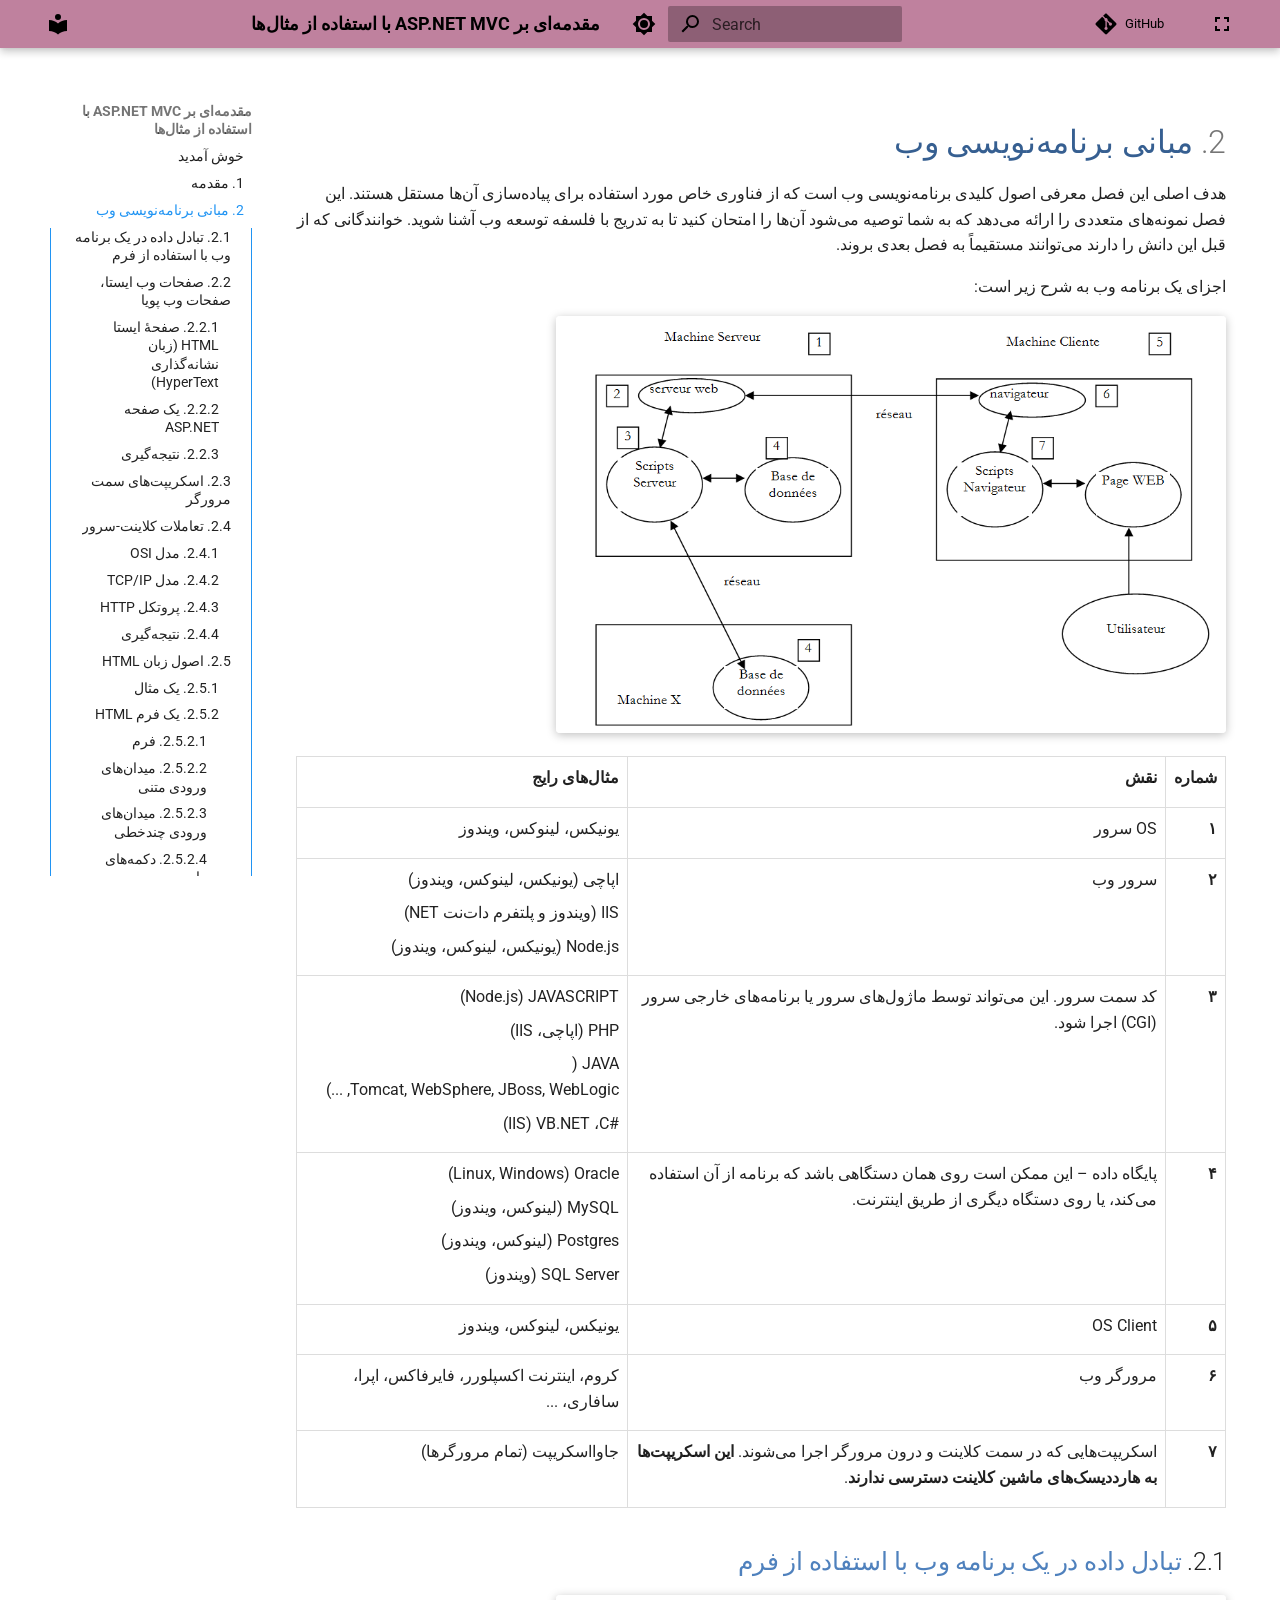
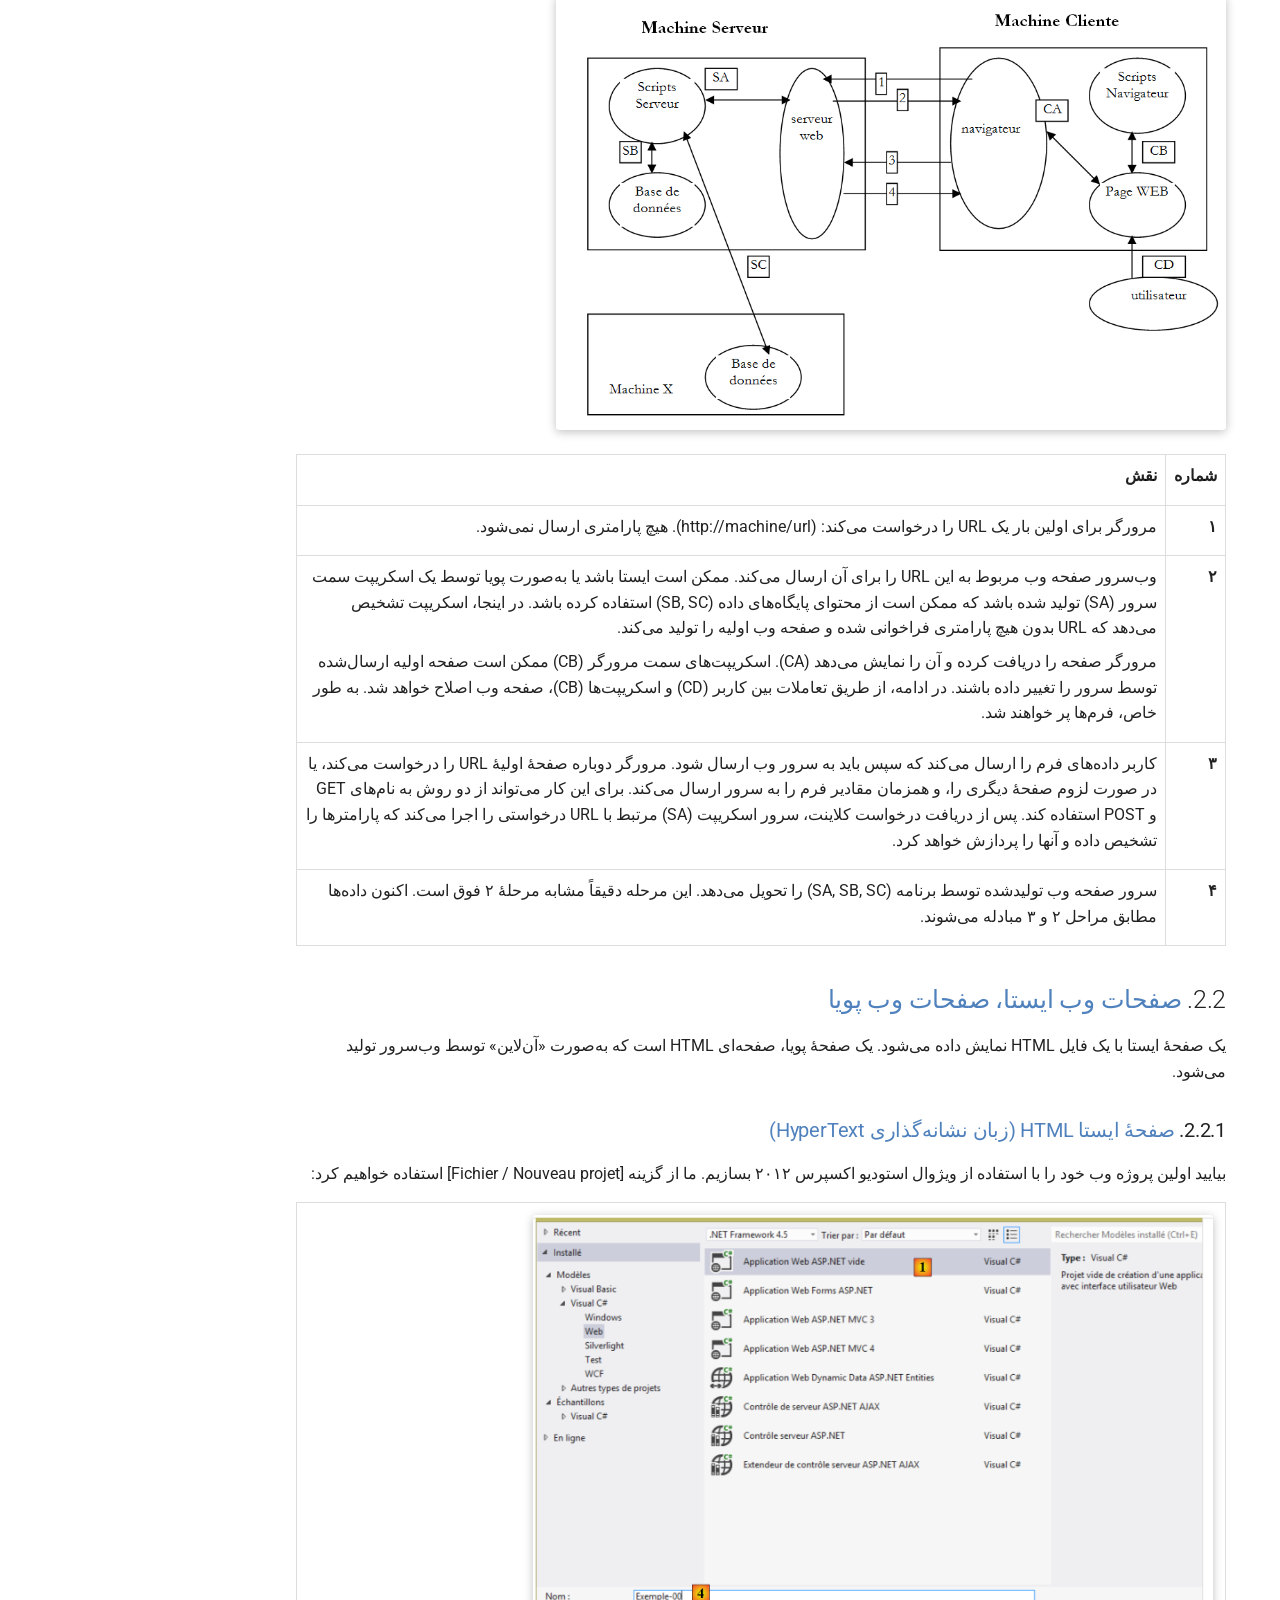
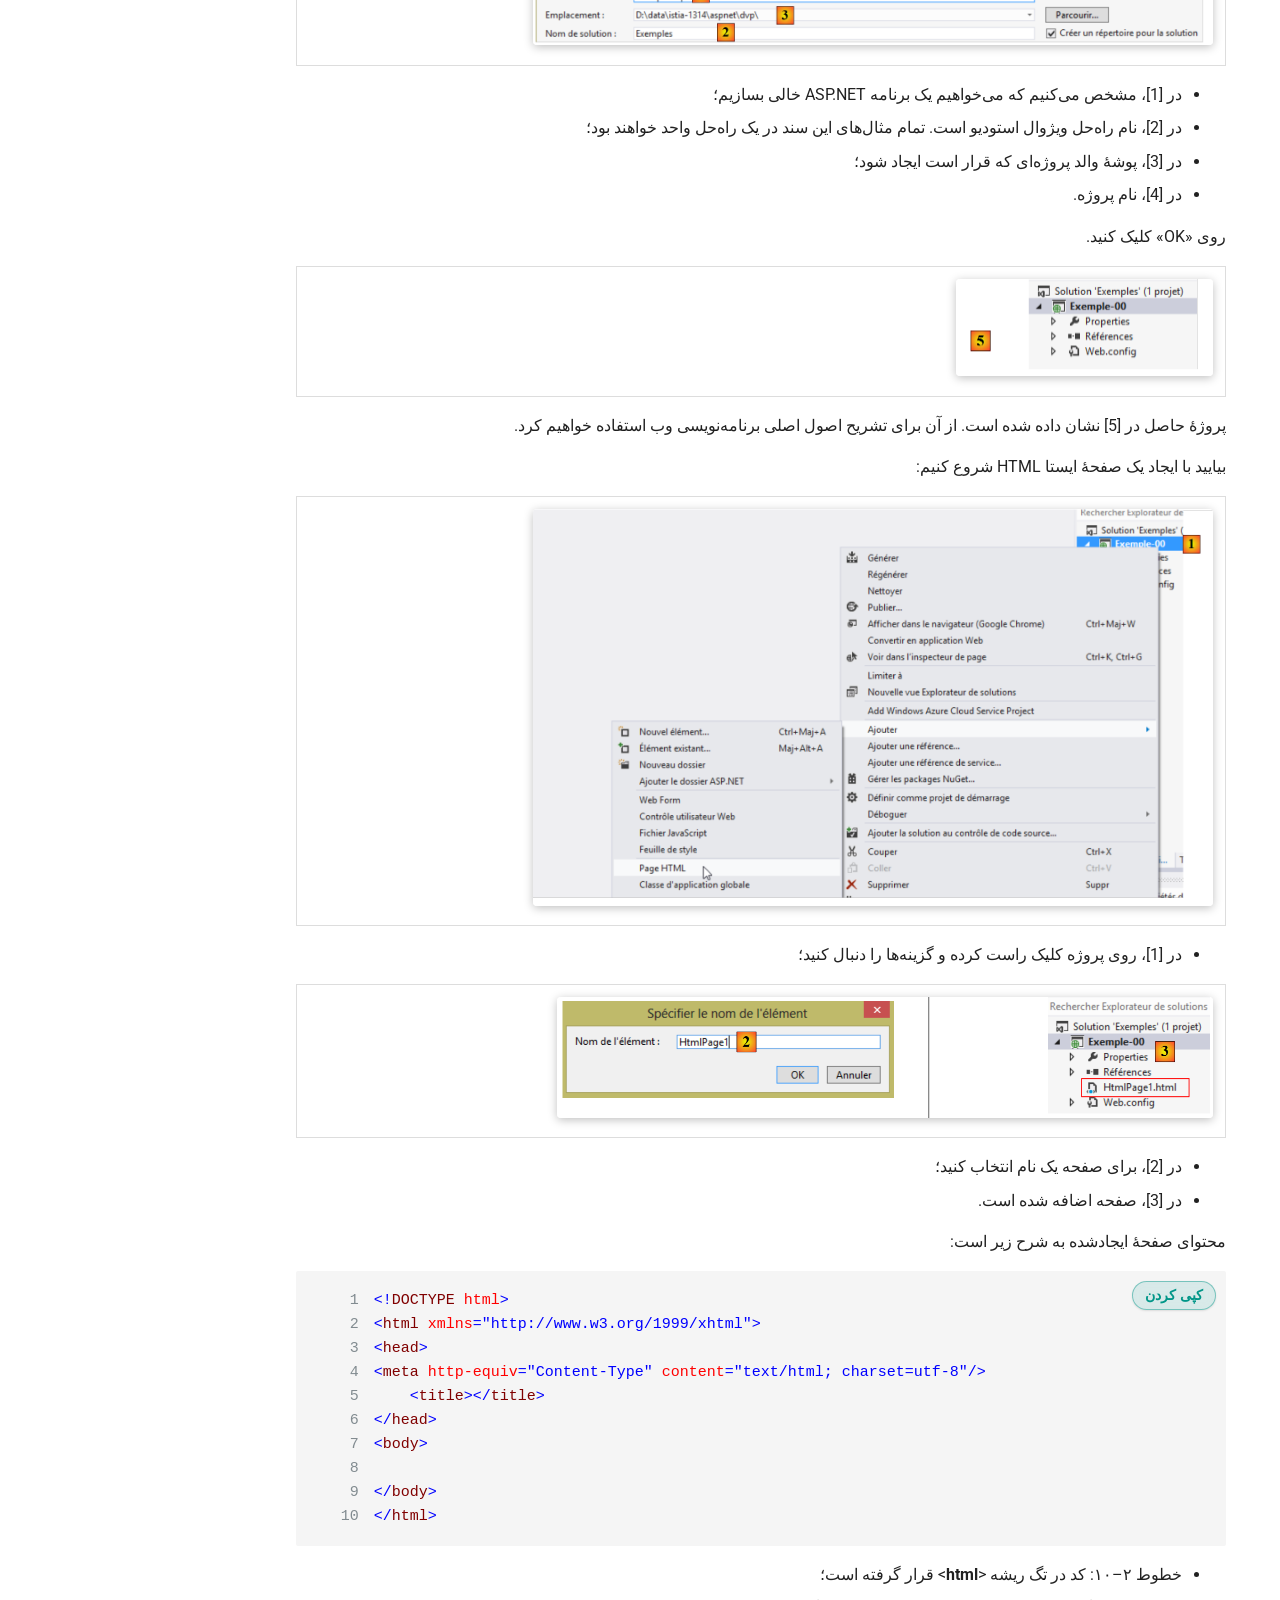
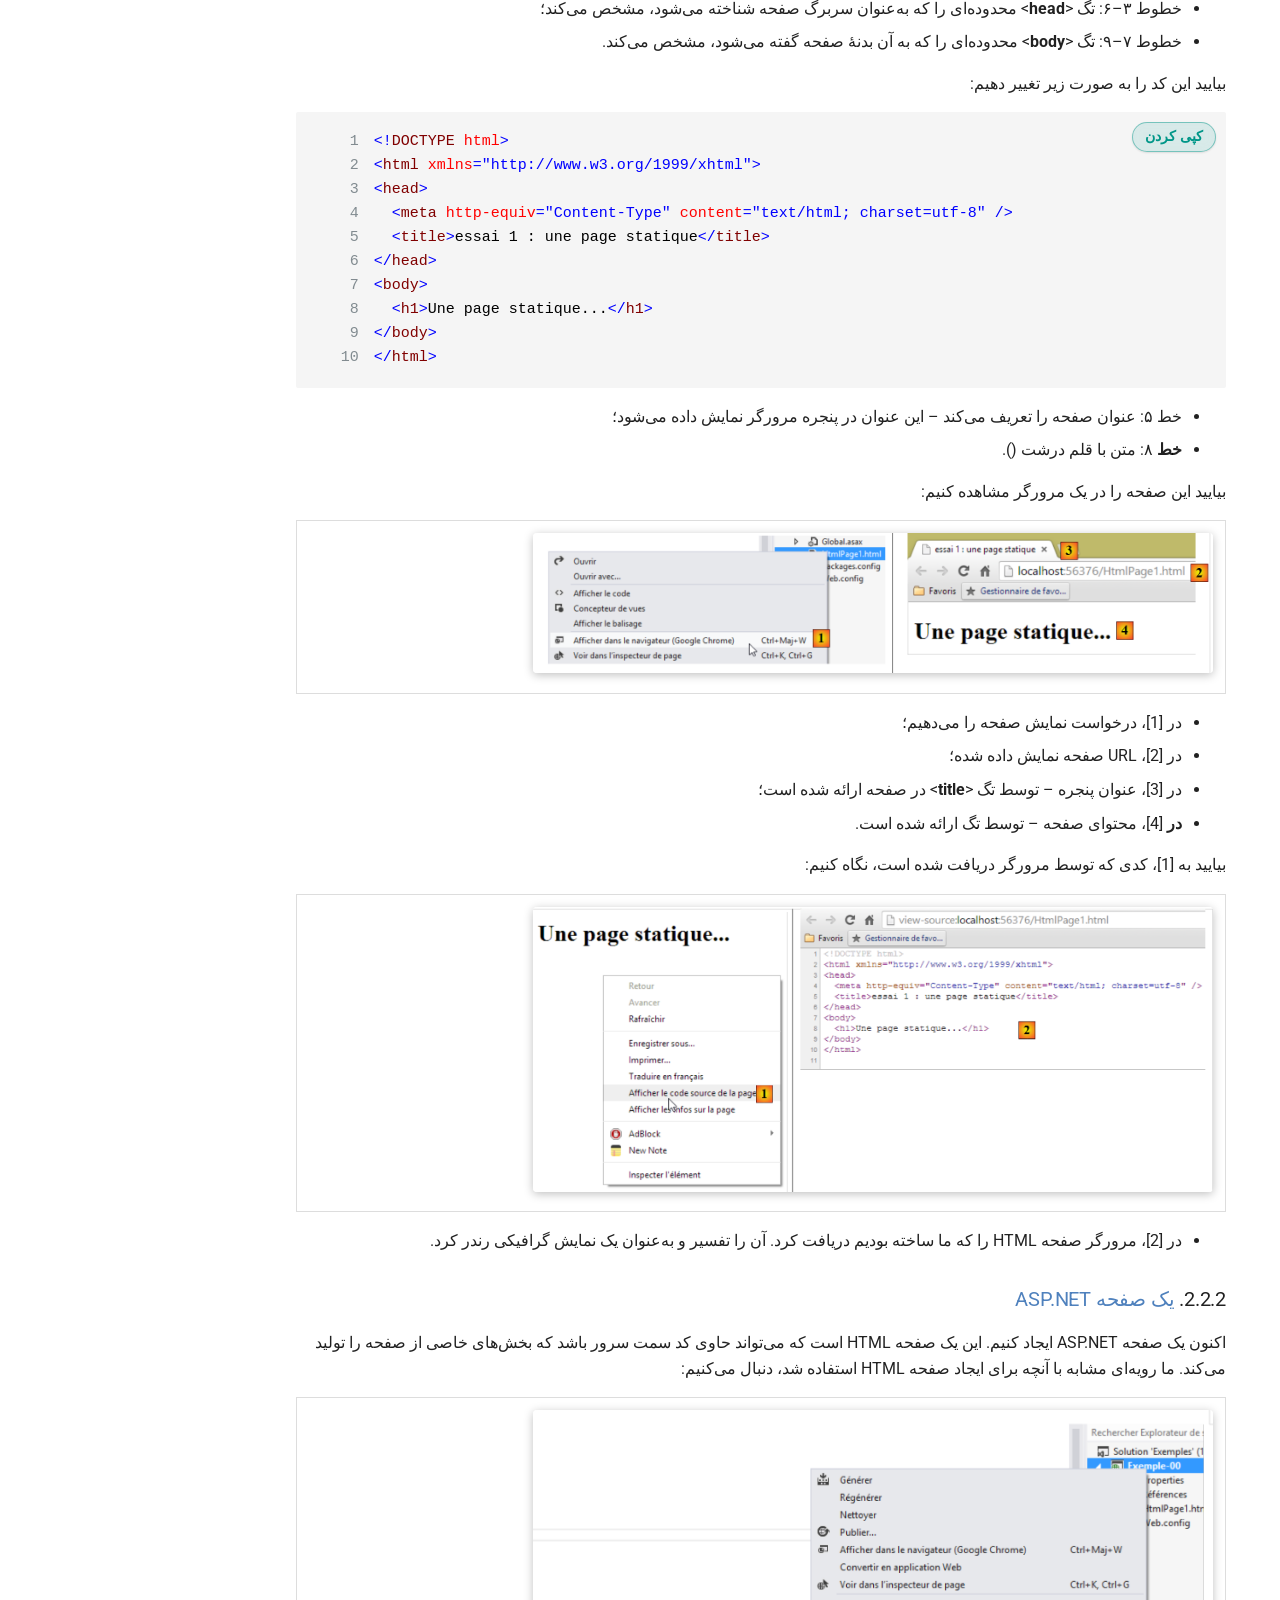
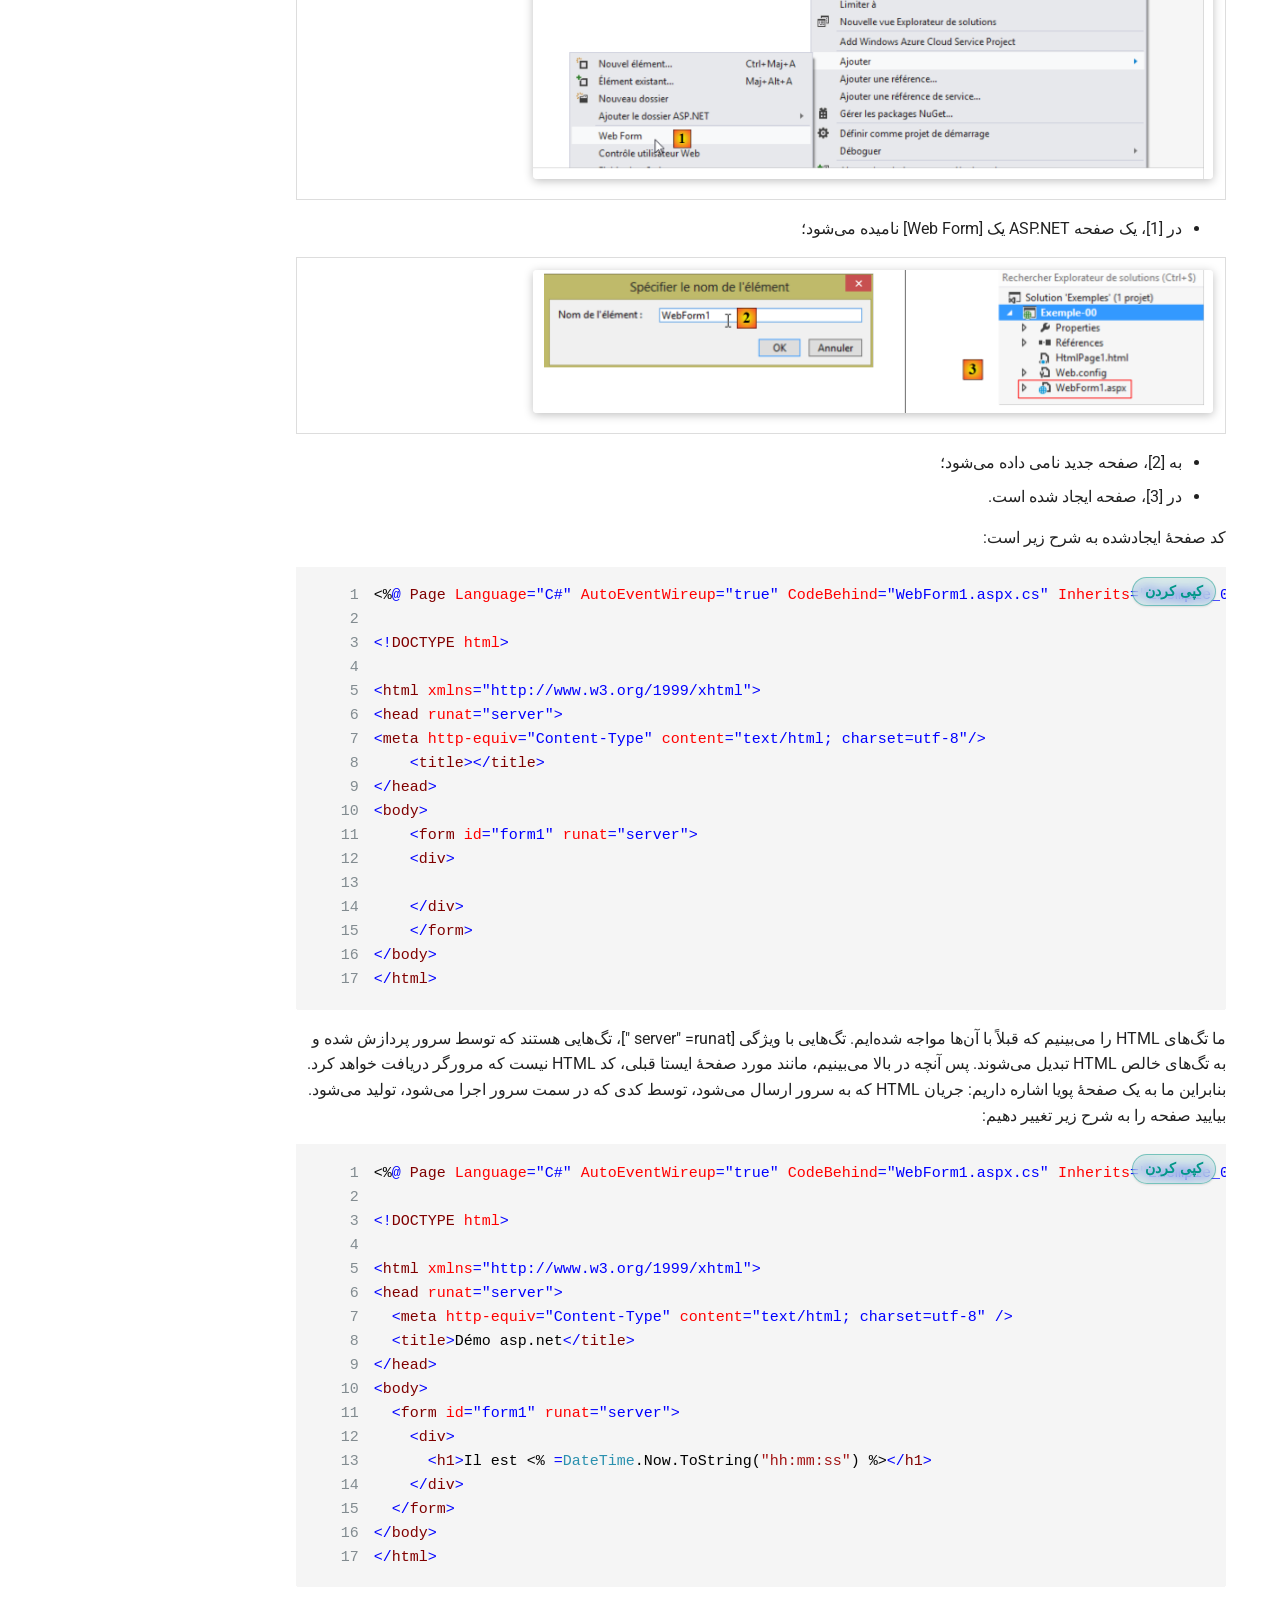
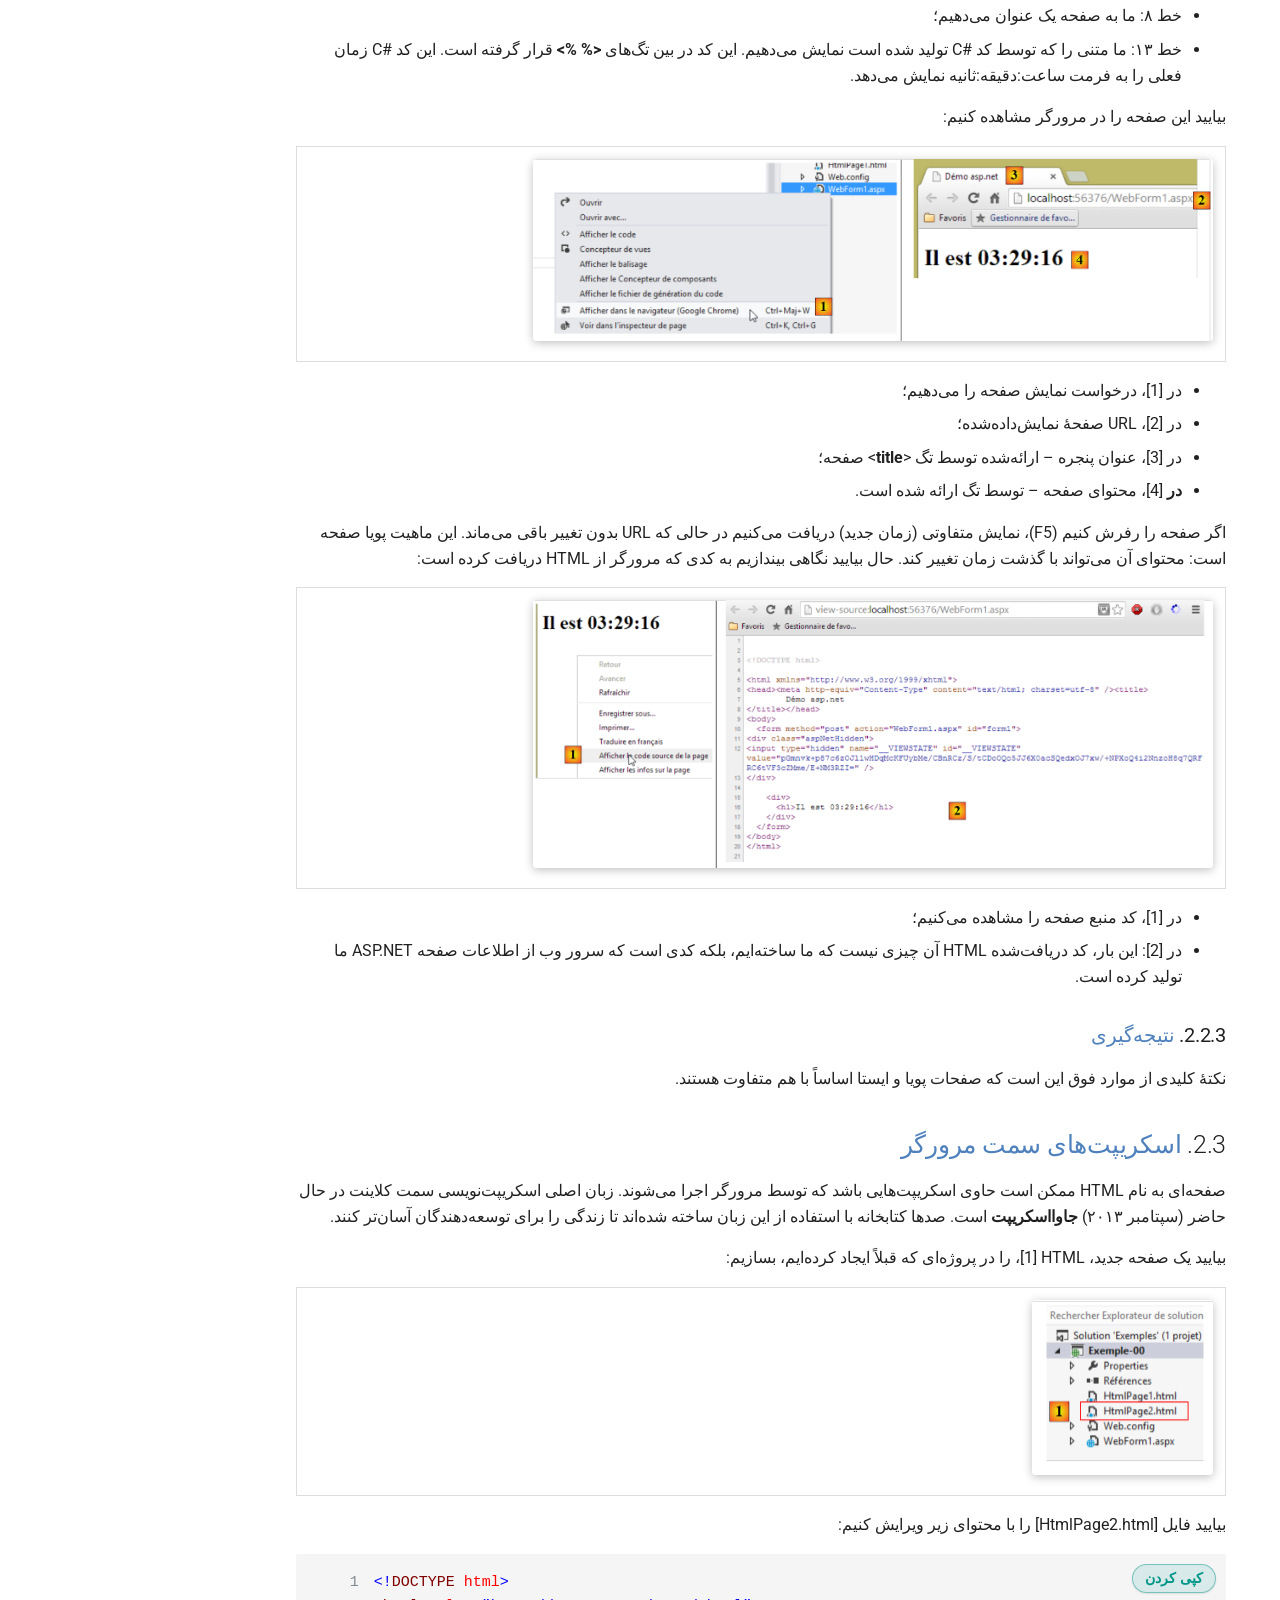
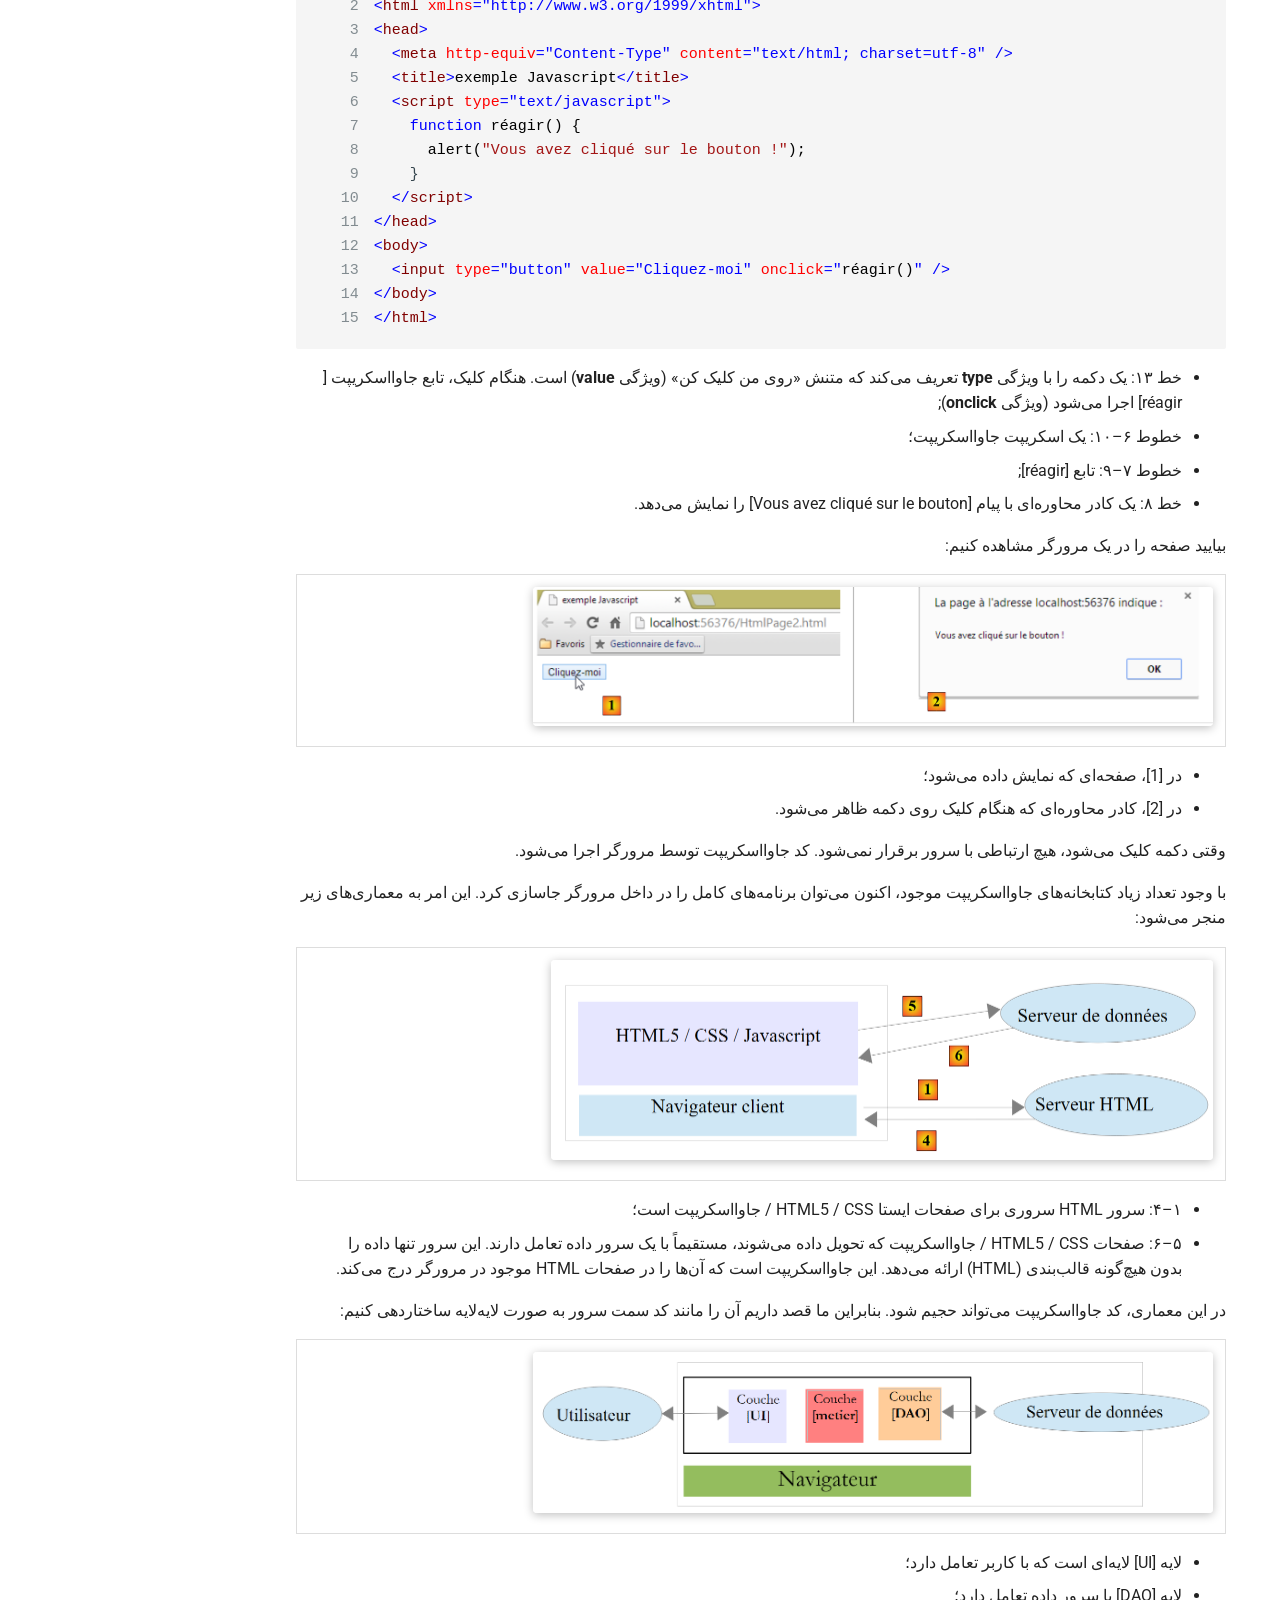
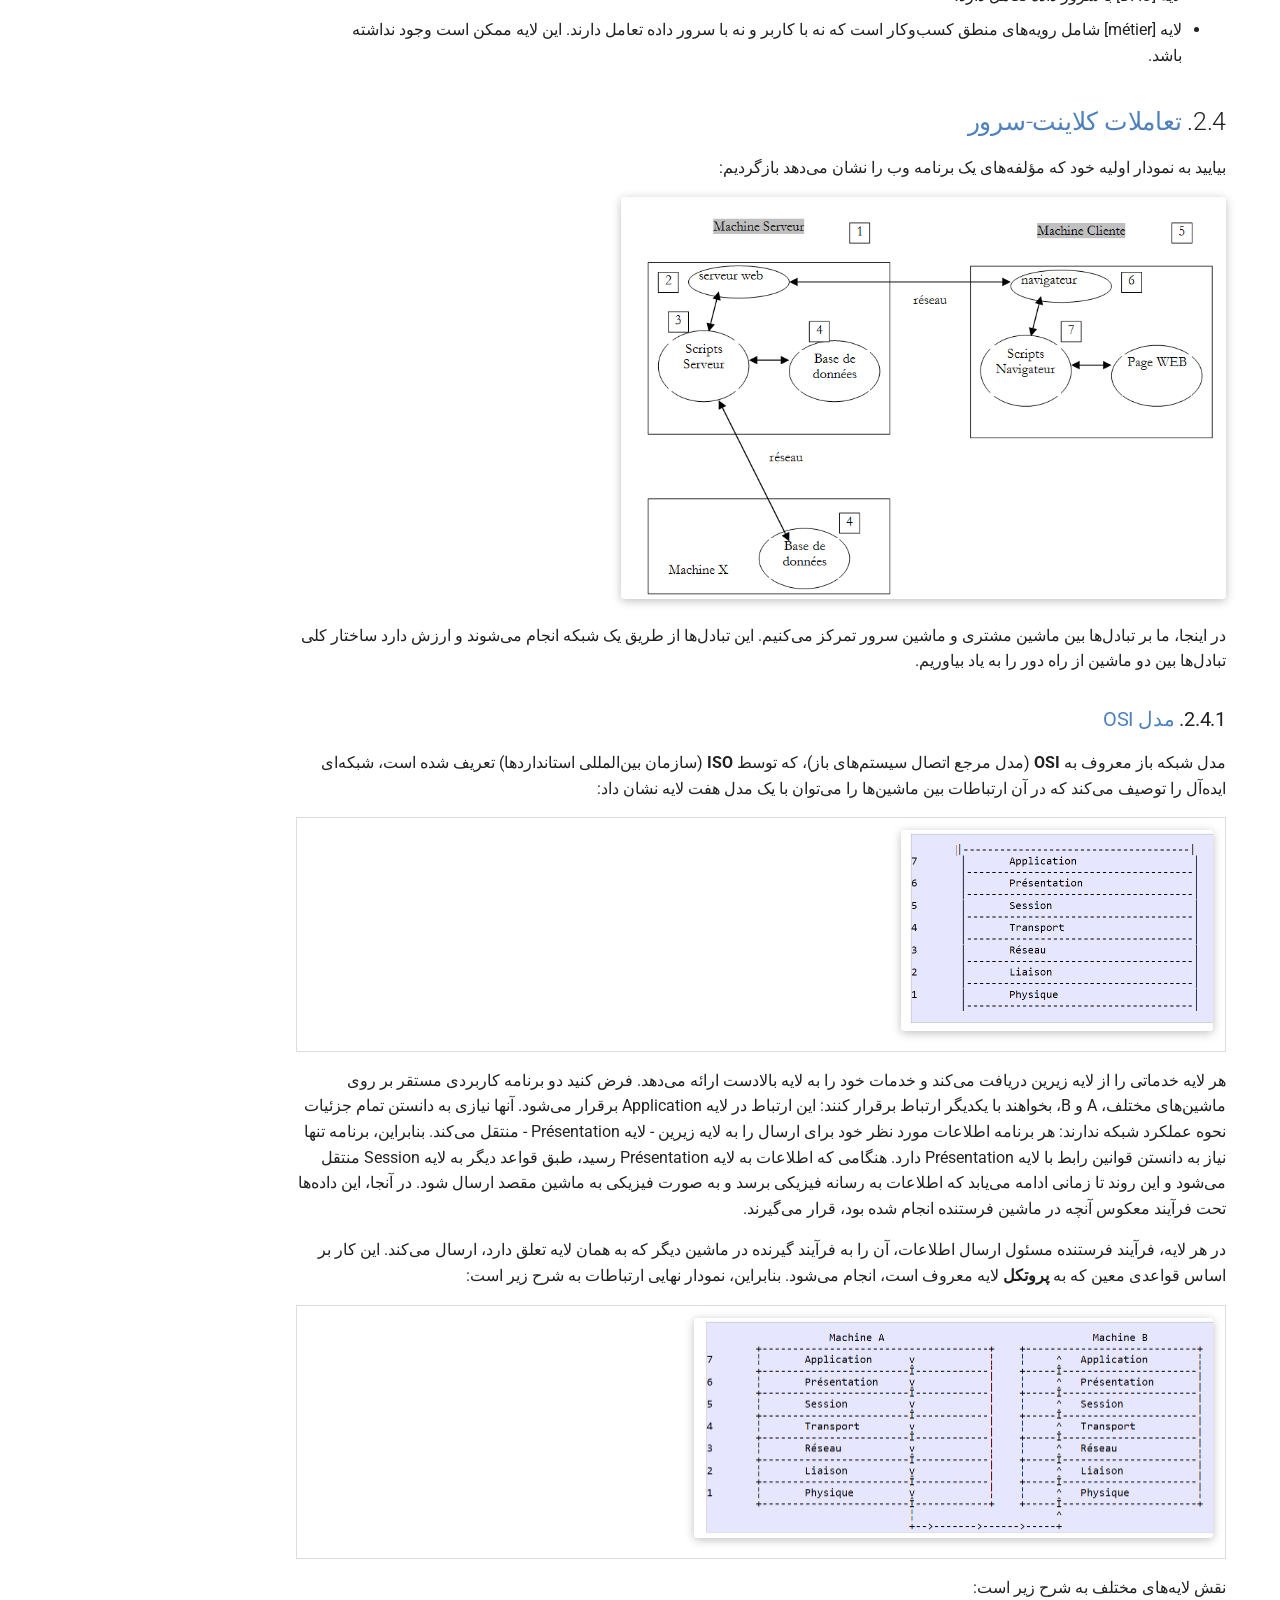
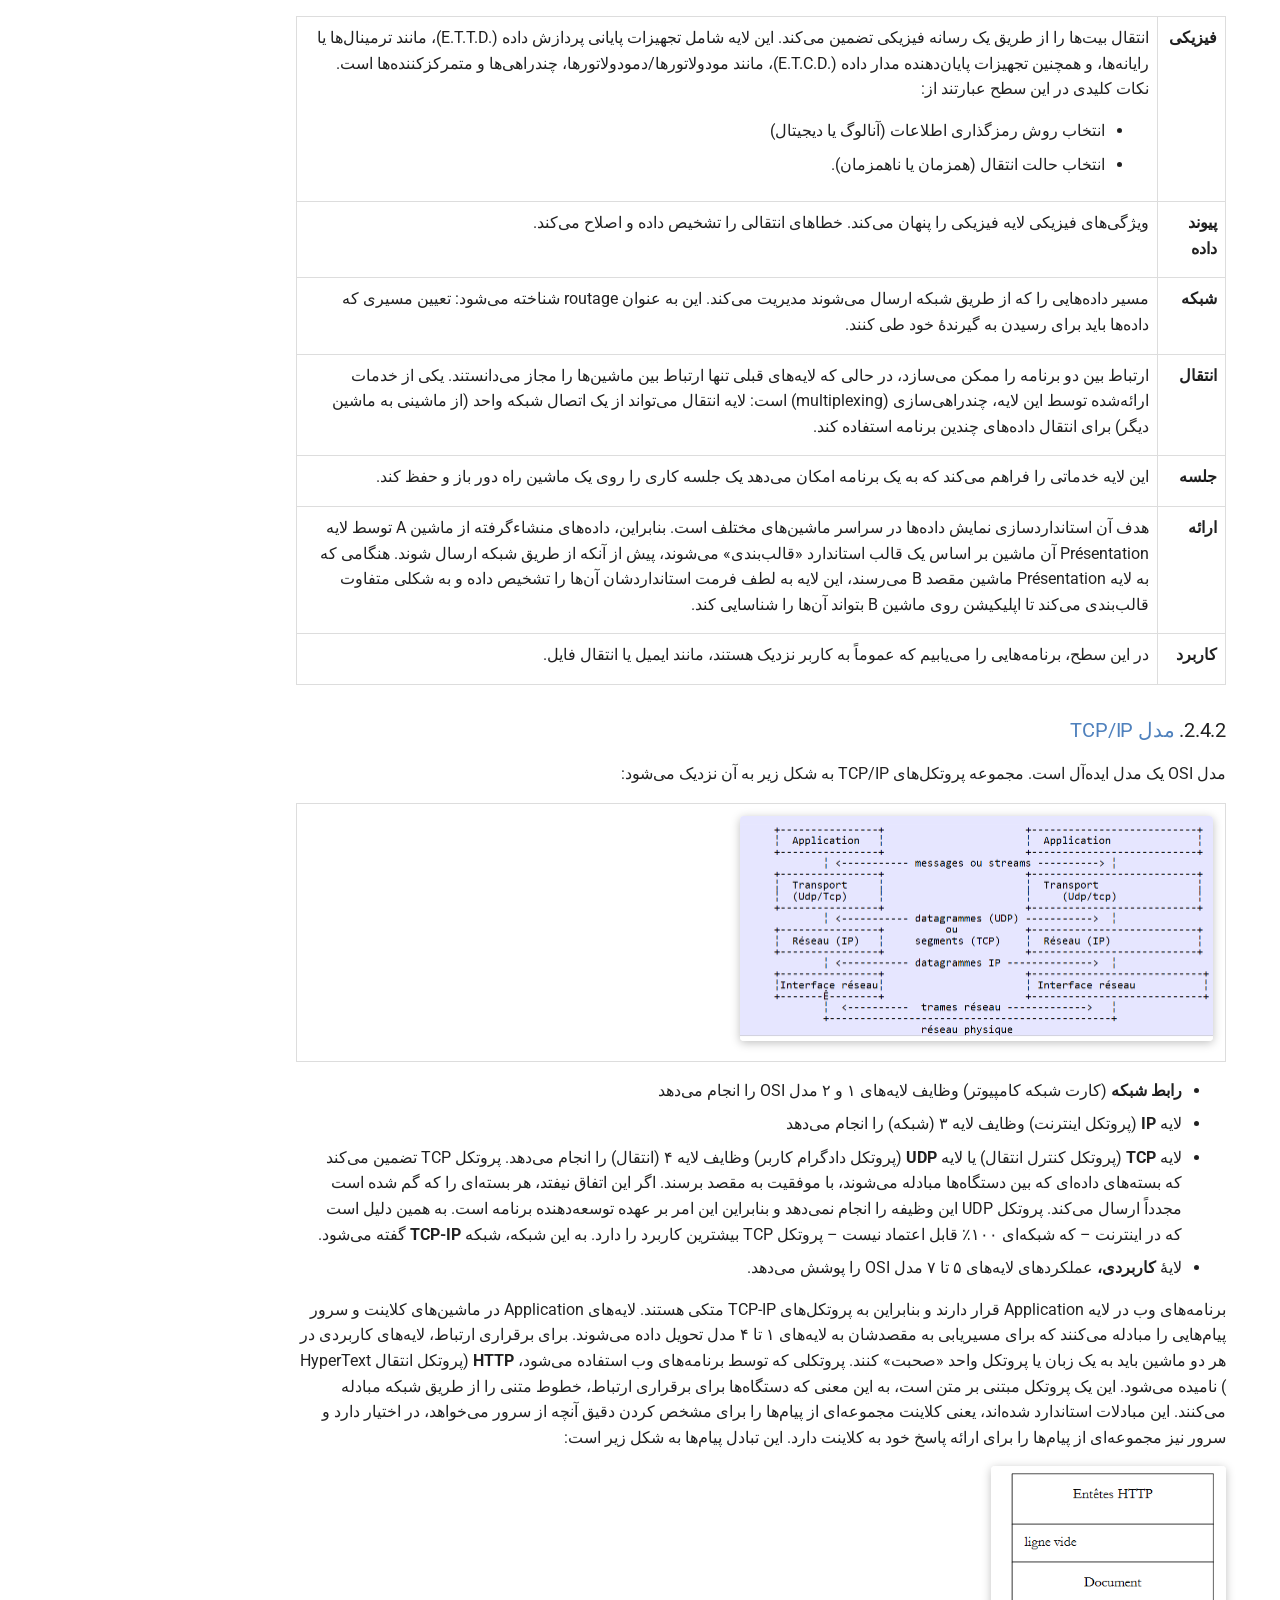
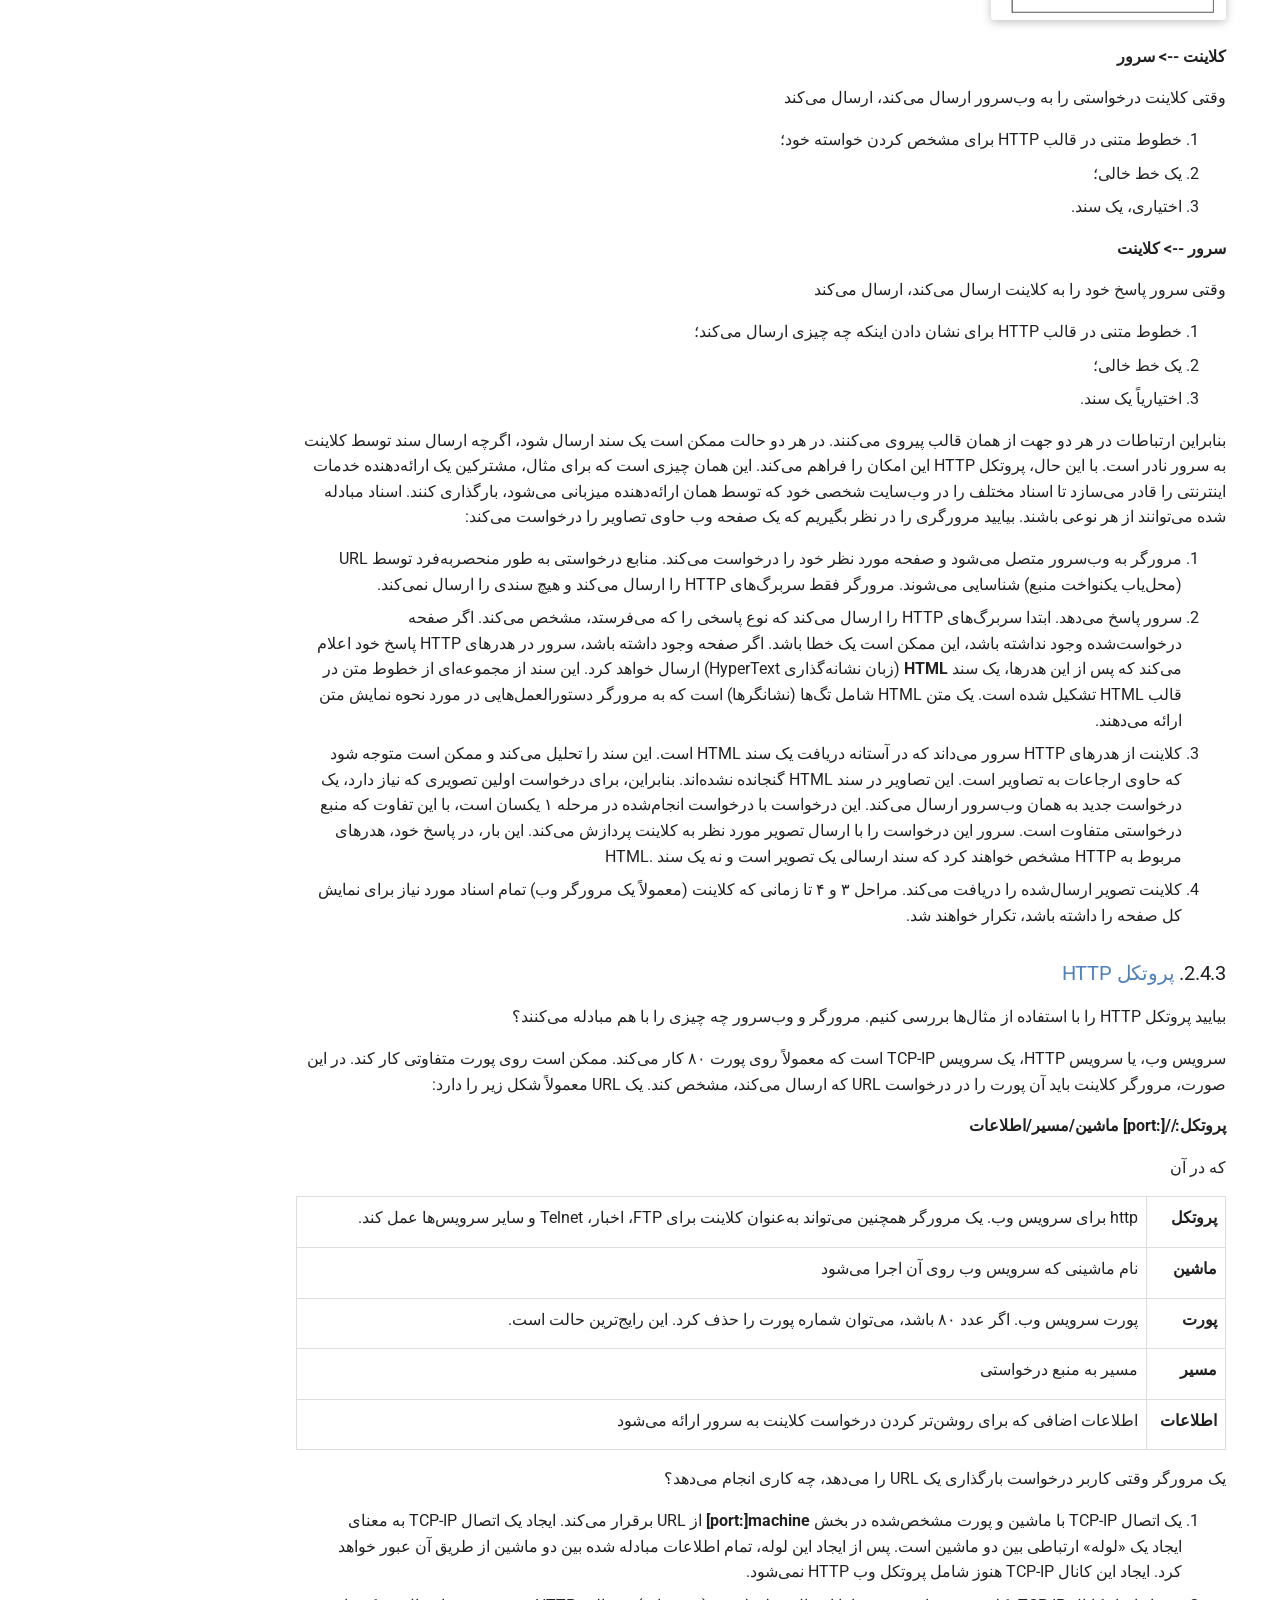
<file: mbny-brnmhnwysy-wb.html>
<!doctype html>
<html lang="en" class="no-js">
  <head>
    
      <meta charset="utf-8">
      <meta name="viewport" content="width=device-width,initial-scale=1">
      
        <meta name="description" content="مقدمه‌ای بر ASP.NET MVC با استفاده از مثال‌ها">
      
      
        <meta name="author" content="Serge Tahé">
      
      
        <link rel="canonical" href="https://stahe.github.io/fa-aspnetmvc-nov-2013/mbny-brnmhnwysy-wb.html">
      
      
        <link rel="prev" href="mqdmh.html">
      
      
        <link rel="next" href="khntrlkhnndhh-khshnh-msyryby.html">
      
      
        
      
      
      <link rel="icon" href="assets/images/favicon.png">
      <meta name="generator" content="mkdocs-1.6.1, mkdocs-material-9.7.0">
    
    
      
        <title>2. مبانی برنامه‌نویسی وب - مقدمه‌ای بر ASP.NET MVC با استفاده از مثال‌ها</title>
      
    
    
      <link rel="stylesheet" href="assets/stylesheets/main.618322db.min.css">
      
        
        <link rel="stylesheet" href="assets/stylesheets/palette.ab4e12ef.min.css">
      
      


    
    
      
    
    
      
        
        
        <link rel="preconnect" href="https://fonts.gstatic.com" crossorigin>
        <link rel="stylesheet" href="https://fonts.googleapis.com/css?family=Roboto:300,300i,400,400i,700,700i%7CRoboto+Mono:400,400i,700,700i&display=fallback">
        <style>:root{--md-text-font:"Roboto";--md-code-font:"Roboto Mono"}</style>
      
    
    
      <link rel="stylesheet" href="stylesheets/focus.css">
    
      <link rel="stylesheet" href="stylesheets/bidi.css">
    
    <script>__md_scope=new URL(".",location),__md_hash=e=>[...e].reduce(((e,_)=>(e<<5)-e+_.charCodeAt(0)),0),__md_get=(e,_=localStorage,t=__md_scope)=>JSON.parse(_.getItem(t.pathname+"."+e)),__md_set=(e,_,t=localStorage,a=__md_scope)=>{try{t.setItem(a.pathname+"."+e,JSON.stringify(_))}catch(e){}}</script>
    
      
  <script async src="https://www.googletagmanager.com/gtag/js?id=G-EBZC3JVJNR"></script>
  <script>
    window.dataLayer = window.dataLayer || [];
    function gtag(){dataLayer.push(arguments);}
    gtag('js', new Date());
    var siteName = "مقدمه‌ای بر ASP.NET MVC با استفاده از مثال‌ها";
    gtag('config', 'G-EBZC3JVJNR', {
        'page_title': siteName
    });
  </script>

    
    
  </head>
  
  
    
    
      
    
    
    
    
    <body dir="ltr" data-md-color-scheme="default" data-md-color-primary="blue" data-md-color-accent="purple">
  
    
    <input class="md-toggle" data-md-toggle="drawer" type="checkbox" id="__drawer" autocomplete="off">
    <input class="md-toggle" data-md-toggle="search" type="checkbox" id="__search" autocomplete="off">
    <label class="md-overlay" for="__drawer"></label>
    <div data-md-component="skip">
      
        
        <a href="#2" class="md-skip">
          Skip to content
        </a>
      
    </div>
    <div data-md-component="announce">
      
    </div>
    
    
      

  

<header class="md-header md-header--shadow" data-md-component="header">
  <nav class="md-header__inner md-grid" aria-label="Header">
    <a href="index.html" title="مقدمه‌ای بر ASP.NET MVC با استفاده از مثال‌ها" class="md-header__button md-logo" aria-label="مقدمه‌ای بر ASP.NET MVC با استفاده از مثال‌ها" data-md-component="logo">
      
  
  <svg xmlns="http://www.w3.org/2000/svg" viewBox="0 0 24 24"><path d="M12 8a3 3 0 0 0 3-3 3 3 0 0 0-3-3 3 3 0 0 0-3 3 3 3 0 0 0 3 3m0 3.54C9.64 9.35 6.5 8 3 8v11c3.5 0 6.64 1.35 9 3.54 2.36-2.19 5.5-3.54 9-3.54V8c-3.5 0-6.64 1.35-9 3.54"/></svg>

    </a>
    <label class="md-header__button md-icon" for="__drawer">
      
      <svg xmlns="http://www.w3.org/2000/svg" viewBox="0 0 24 24"><path d="M3 6h18v2H3zm0 5h18v2H3zm0 5h18v2H3z"/></svg>
    </label>
    <div class="md-header__title" data-md-component="header-title">
      <div class="md-header__ellipsis">
        <div class="md-header__topic">
          <span class="md-ellipsis">
            مقدمه‌ای بر ASP.NET MVC با استفاده از مثال‌ها
          </span>
        </div>
        <div class="md-header__topic" data-md-component="header-topic">
          <span class="md-ellipsis">
            
              2. مبانی برنامه‌نویسی وب
            
          </span>
        </div>
      </div>
    </div>
    
      
        <form class="md-header__option" data-md-component="palette">
  
    
    
    
    <input class="md-option" data-md-color-media="(prefers-color-scheme: light)" data-md-color-scheme="default" data-md-color-primary="blue" data-md-color-accent="purple"  aria-label="مخاطب به حالت تاریک"  type="radio" name="__palette" id="__palette_0">
    
      <label class="md-header__button md-icon" title="مخاطب به حالت تاریک" for="__palette_1" hidden>
        <svg xmlns="http://www.w3.org/2000/svg" viewBox="0 0 24 24"><path d="M12 8a4 4 0 0 0-4 4 4 4 0 0 0 4 4 4 4 0 0 0 4-4 4 4 0 0 0-4-4m0 10a6 6 0 0 1-6-6 6 6 0 0 1 6-6 6 6 0 0 1 6 6 6 6 0 0 1-6 6m8-9.31V4h-4.69L12 .69 8.69 4H4v4.69L.69 12 4 15.31V20h4.69L12 23.31 15.31 20H20v-4.69L23.31 12z"/></svg>
      </label>
    
  
    
    
    
    <input class="md-option" data-md-color-media="(prefers-color-scheme: dark)" data-md-color-scheme="slate" data-md-color-primary="blue" data-md-color-accent="purple"  aria-label="مخاطب به حالت روشن"  type="radio" name="__palette" id="__palette_1">
    
      <label class="md-header__button md-icon" title="مخاطب به حالت روشن" for="__palette_0" hidden>
        <svg xmlns="http://www.w3.org/2000/svg" viewBox="0 0 24 24"><path d="M12 18c-.89 0-1.74-.2-2.5-.55C11.56 16.5 13 14.42 13 12s-1.44-4.5-3.5-5.45C10.26 6.2 11.11 6 12 6a6 6 0 0 1 6 6 6 6 0 0 1-6 6m8-9.31V4h-4.69L12 .69 8.69 4H4v4.69L.69 12 4 15.31V20h4.69L12 23.31 15.31 20H20v-4.69L23.31 12z"/></svg>
      </label>
    
  
</form>
      
    
    
      <script>var palette=__md_get("__palette");if(palette&&palette.color){if("(prefers-color-scheme)"===palette.color.media){var media=matchMedia("(prefers-color-scheme: light)"),input=document.querySelector(media.matches?"[data-md-color-media='(prefers-color-scheme: light)']":"[data-md-color-media='(prefers-color-scheme: dark)']");palette.color.media=input.getAttribute("data-md-color-media"),palette.color.scheme=input.getAttribute("data-md-color-scheme"),palette.color.primary=input.getAttribute("data-md-color-primary"),palette.color.accent=input.getAttribute("data-md-color-accent")}for(var[key,value]of Object.entries(palette.color))document.body.setAttribute("data-md-color-"+key,value)}</script>
    
    
    
      
      
        <label class="md-header__button md-icon" for="__search">
          
          <svg xmlns="http://www.w3.org/2000/svg" viewBox="0 0 24 24"><path d="M9.5 3A6.5 6.5 0 0 1 16 9.5c0 1.61-.59 3.09-1.56 4.23l.27.27h.79l5 5-1.5 1.5-5-5v-.79l-.27-.27A6.52 6.52 0 0 1 9.5 16 6.5 6.5 0 0 1 3 9.5 6.5 6.5 0 0 1 9.5 3m0 2C7 5 5 7 5 9.5S7 14 9.5 14 14 12 14 9.5 12 5 9.5 5"/></svg>
        </label>
        <div class="md-search" data-md-component="search" role="dialog">
  <label class="md-search__overlay" for="__search"></label>
  <div class="md-search__inner" role="search">
    <form class="md-search__form" name="search">
      <input type="text" class="md-search__input" name="query" aria-label="Search" placeholder="Search" autocapitalize="off" autocorrect="off" autocomplete="off" spellcheck="false" data-md-component="search-query" required>
      <label class="md-search__icon md-icon" for="__search">
        
        <svg xmlns="http://www.w3.org/2000/svg" viewBox="0 0 24 24"><path d="M9.5 3A6.5 6.5 0 0 1 16 9.5c0 1.61-.59 3.09-1.56 4.23l.27.27h.79l5 5-1.5 1.5-5-5v-.79l-.27-.27A6.52 6.52 0 0 1 9.5 16 6.5 6.5 0 0 1 3 9.5 6.5 6.5 0 0 1 9.5 3m0 2C7 5 5 7 5 9.5S7 14 9.5 14 14 12 14 9.5 12 5 9.5 5"/></svg>
        
        <svg xmlns="http://www.w3.org/2000/svg" viewBox="0 0 24 24"><path d="M20 11v2H8l5.5 5.5-1.42 1.42L4.16 12l7.92-7.92L13.5 5.5 8 11z"/></svg>
      </label>
      <nav class="md-search__options" aria-label="Search">
        
        <button type="reset" class="md-search__icon md-icon" title="Clear" aria-label="Clear" tabindex="-1">
          
          <svg xmlns="http://www.w3.org/2000/svg" viewBox="0 0 24 24"><path d="M19 6.41 17.59 5 12 10.59 6.41 5 5 6.41 10.59 12 5 17.59 6.41 19 12 13.41 17.59 19 19 17.59 13.41 12z"/></svg>
        </button>
      </nav>
      
    </form>
    <div class="md-search__output">
      <div class="md-search__scrollwrap" tabindex="0" data-md-scrollfix>
        <div class="md-search-result" data-md-component="search-result">
          <div class="md-search-result__meta">
            Initializing search
          </div>
          <ol class="md-search-result__list" role="presentation"></ol>
        </div>
      </div>
    </div>
  </div>
</div>
      
    
    
      <div class="md-header__source">
        <a href="https://stahe.github.io/fa-aspnetmvc-nov-2013" title="Go to repository" class="md-source" data-md-component="source">
  <div class="md-source__icon md-icon">
    
    <svg xmlns="http://www.w3.org/2000/svg" viewBox="0 0 448 512"><!--! Font Awesome Free 7.1.0 by @fontawesome - https://fontawesome.com License - https://fontawesome.com/license/free (Icons: CC BY 4.0, Fonts: SIL OFL 1.1, Code: MIT License) Copyright 2025 Fonticons, Inc.--><path d="M439.6 236.1 244 40.5c-5.4-5.5-12.8-8.5-20.4-8.5s-15 3-20.4 8.4L162.5 81l51.5 51.5c27.1-9.1 52.7 16.8 43.4 43.7l49.7 49.7c34.2-11.8 61.2 31 35.5 56.7-26.5 26.5-70.2-2.9-56-37.3L240.3 199v121.9c25.3 12.5 22.3 41.8 9.1 55-6.4 6.4-15.2 10.1-24.3 10.1s-17.8-3.6-24.3-10.1c-17.6-17.6-11.1-46.9 11.2-56v-123c-20.8-8.5-24.6-30.7-18.6-45L142.6 101 8.5 235.1C3 240.6 0 247.9 0 255.5s3 15 8.5 20.4l195.6 195.7c5.4 5.4 12.7 8.4 20.4 8.4s15-3 20.4-8.4l194.7-194.7c5.4-5.4 8.4-12.8 8.4-20.4s-3-15-8.4-20.4"/></svg>
  </div>
  <div class="md-source__repository">
    GitHub
  </div>
</a>
      </div>
    
  </nav>
  
</header>
    
    <div class="md-container" data-md-component="container">
      
      
        
          
        
      
      <main class="md-main" data-md-component="main">
        <div class="md-main__inner md-grid">
          
            
              
              <div class="md-sidebar md-sidebar--primary" data-md-component="sidebar" data-md-type="navigation" >
                <div class="md-sidebar__scrollwrap">
                  <div class="md-sidebar__inner">
                    



  

<nav class="md-nav md-nav--primary md-nav--integrated" aria-label="Navigation" data-md-level="0">
  <label class="md-nav__title" for="__drawer">
    <a href="index.html" title="مقدمه‌ای بر ASP.NET MVC با استفاده از مثال‌ها" class="md-nav__button md-logo" aria-label="مقدمه‌ای بر ASP.NET MVC با استفاده از مثال‌ها" data-md-component="logo">
      
  
  <svg xmlns="http://www.w3.org/2000/svg" viewBox="0 0 24 24"><path d="M12 8a3 3 0 0 0 3-3 3 3 0 0 0-3-3 3 3 0 0 0-3 3 3 3 0 0 0 3 3m0 3.54C9.64 9.35 6.5 8 3 8v11c3.5 0 6.64 1.35 9 3.54 2.36-2.19 5.5-3.54 9-3.54V8c-3.5 0-6.64 1.35-9 3.54"/></svg>

    </a>
    مقدمه‌ای بر ASP.NET MVC با استفاده از مثال‌ها
  </label>
  
    <div class="md-nav__source">
      <a href="https://stahe.github.io/fa-aspnetmvc-nov-2013" title="Go to repository" class="md-source" data-md-component="source">
  <div class="md-source__icon md-icon">
    
    <svg xmlns="http://www.w3.org/2000/svg" viewBox="0 0 448 512"><!--! Font Awesome Free 7.1.0 by @fontawesome - https://fontawesome.com License - https://fontawesome.com/license/free (Icons: CC BY 4.0, Fonts: SIL OFL 1.1, Code: MIT License) Copyright 2025 Fonticons, Inc.--><path d="M439.6 236.1 244 40.5c-5.4-5.5-12.8-8.5-20.4-8.5s-15 3-20.4 8.4L162.5 81l51.5 51.5c27.1-9.1 52.7 16.8 43.4 43.7l49.7 49.7c34.2-11.8 61.2 31 35.5 56.7-26.5 26.5-70.2-2.9-56-37.3L240.3 199v121.9c25.3 12.5 22.3 41.8 9.1 55-6.4 6.4-15.2 10.1-24.3 10.1s-17.8-3.6-24.3-10.1c-17.6-17.6-11.1-46.9 11.2-56v-123c-20.8-8.5-24.6-30.7-18.6-45L142.6 101 8.5 235.1C3 240.6 0 247.9 0 255.5s3 15 8.5 20.4l195.6 195.7c5.4 5.4 12.7 8.4 20.4 8.4s15-3 20.4-8.4l194.7-194.7c5.4-5.4 8.4-12.8 8.4-20.4s-3-15-8.4-20.4"/></svg>
  </div>
  <div class="md-source__repository">
    GitHub
  </div>
</a>
    </div>
  
  <ul class="md-nav__list" data-md-scrollfix>
    
      
      
  
  
  
  
    <li class="md-nav__item">
      <a href="index.html" class="md-nav__link">
        
  
  
  <span class="md-ellipsis">
    
  
    خوش آمدید
  

    
  </span>
  
  

      </a>
    </li>
  

    
      
      
  
  
  
  
    <li class="md-nav__item">
      <a href="mqdmh.html" class="md-nav__link">
        
  
  
  <span class="md-ellipsis">
    
  
    1. مقدمه
  

    
  </span>
  
  

      </a>
    </li>
  

    
      
      
  
  
    
  
  
  
    <li class="md-nav__item md-nav__item--active">
      
      <input class="md-nav__toggle md-toggle" type="checkbox" id="__toc">
      
      
        
      
      
        <label class="md-nav__link md-nav__link--active" for="__toc">
          
  
  
  <span class="md-ellipsis">
    
  
    2. مبانی برنامه‌نویسی وب
  

    
  </span>
  
  

          <span class="md-nav__icon md-icon"></span>
        </label>
      
      <a href="mbny-brnmhnwysy-wb.html" class="md-nav__link md-nav__link--active">
        
  
  
  <span class="md-ellipsis">
    
  
    2. مبانی برنامه‌نویسی وب
  

    
  </span>
  
  

      </a>
      
        

<nav class="md-nav md-nav--secondary" aria-label="Table of contents">
  
  
  
    
  
  
    <label class="md-nav__title" for="__toc">
      <span class="md-nav__icon md-icon"></span>
      Table of contents
    </label>
    <ul class="md-nav__list" data-md-component="toc" data-md-scrollfix>
      
        <li class="md-nav__item">
  <a href="#21" class="md-nav__link">
    <span class="md-ellipsis">
      
        2.1. تبادل داده در یک برنامه وب با استفاده از فرم
      
    </span>
  </a>
  
</li>
      
        <li class="md-nav__item">
  <a href="#22" class="md-nav__link">
    <span class="md-ellipsis">
      
        2.2. صفحات وب ایستا، صفحات وب پویا
      
    </span>
  </a>
  
    <nav class="md-nav" aria-label="2.2. صفحات وب ایستا، صفحات وب پویا">
      <ul class="md-nav__list">
        
          <li class="md-nav__item">
  <a href="#221-html-hypertext" class="md-nav__link">
    <span class="md-ellipsis">
      
        2.2.1. صفحهٔ ایستا HTML (زبان نشانه‌گذاری HyperText)
      
    </span>
  </a>
  
</li>
        
          <li class="md-nav__item">
  <a href="#222-aspnet" class="md-nav__link">
    <span class="md-ellipsis">
      
        2.2.2. یک صفحه ASP.NET
      
    </span>
  </a>
  
</li>
        
          <li class="md-nav__item">
  <a href="#223" class="md-nav__link">
    <span class="md-ellipsis">
      
        2.2.3. نتیجه‌گیری
      
    </span>
  </a>
  
</li>
        
      </ul>
    </nav>
  
</li>
      
        <li class="md-nav__item">
  <a href="#23" class="md-nav__link">
    <span class="md-ellipsis">
      
        2.3. اسکریپت‌های سمت مرورگر
      
    </span>
  </a>
  
</li>
      
        <li class="md-nav__item">
  <a href="#24-" class="md-nav__link">
    <span class="md-ellipsis">
      
        2.4. تعاملات کلاینت-سرور
      
    </span>
  </a>
  
    <nav class="md-nav" aria-label="2.4. تعاملات کلاینت-سرور">
      <ul class="md-nav__list">
        
          <li class="md-nav__item">
  <a href="#241-osi" class="md-nav__link">
    <span class="md-ellipsis">
      
        2.4.1. مدل OSI
      
    </span>
  </a>
  
</li>
        
          <li class="md-nav__item">
  <a href="#242-tcpip" class="md-nav__link">
    <span class="md-ellipsis">
      
        2.4.2. مدل TCP/IP
      
    </span>
  </a>
  
</li>
        
          <li class="md-nav__item">
  <a href="#243-http" class="md-nav__link">
    <span class="md-ellipsis">
      
        2.4.3. پروتکل HTTP
      
    </span>
  </a>
  
</li>
        
          <li class="md-nav__item">
  <a href="#244" class="md-nav__link">
    <span class="md-ellipsis">
      
        2.4.4. نتیجه‌گیری
      
    </span>
  </a>
  
</li>
        
      </ul>
    </nav>
  
</li>
      
        <li class="md-nav__item">
  <a href="#25-html" class="md-nav__link">
    <span class="md-ellipsis">
      
        2.5. اصول زبان HTML
      
    </span>
  </a>
  
    <nav class="md-nav" aria-label="2.5. اصول زبان HTML">
      <ul class="md-nav__list">
        
          <li class="md-nav__item">
  <a href="#251" class="md-nav__link">
    <span class="md-ellipsis">
      
        2.5.1. یک مثال
      
    </span>
  </a>
  
</li>
        
          <li class="md-nav__item">
  <a href="#252-html" class="md-nav__link">
    <span class="md-ellipsis">
      
        2.5.2. یک فرم HTML
      
    </span>
  </a>
  
    <nav class="md-nav" aria-label="2.5.2. یک فرم HTML">
      <ul class="md-nav__list">
        
          <li class="md-nav__item">
  <a href="#2521" class="md-nav__link">
    <span class="md-ellipsis">
      
        2.5.2.1. فرم
      
    </span>
  </a>
  
</li>
        
          <li class="md-nav__item">
  <a href="#2522" class="md-nav__link">
    <span class="md-ellipsis">
      
        2.5.2.2. میدان‌های ورودی متنی
      
    </span>
  </a>
  
</li>
        
          <li class="md-nav__item">
  <a href="#2523" class="md-nav__link">
    <span class="md-ellipsis">
      
        2.5.2.3. میدان‌های ورودی چندخطی
      
    </span>
  </a>
  
</li>
        
          <li class="md-nav__item">
  <a href="#2524" class="md-nav__link">
    <span class="md-ellipsis">
      
        2.5.2.4. دکمه‌های رادیویی
      
    </span>
  </a>
  
</li>
        
          <li class="md-nav__item">
  <a href="#2525" class="md-nav__link">
    <span class="md-ellipsis">
      
        2.5.2.5. تیک‌باکس‌ها
      
    </span>
  </a>
  
</li>
        
          <li class="md-nav__item">
  <a href="#2526" class="md-nav__link">
    <span class="md-ellipsis">
      
        2.5.2.6. لیست کشویی (جعبه‌ی ترکیبی)
      
    </span>
  </a>
  
</li>
        
          <li class="md-nav__item">
  <a href="#2527" class="md-nav__link">
    <span class="md-ellipsis">
      
        2.5.2.7. فهرست تک‌انتخابی
      
    </span>
  </a>
  
</li>
        
          <li class="md-nav__item">
  <a href="#2528" class="md-nav__link">
    <span class="md-ellipsis">
      
        2.5.2.8. فهرست چندگانه
      
    </span>
  </a>
  
</li>
        
          <li class="md-nav__item">
  <a href="#2529" class="md-nav__link">
    <span class="md-ellipsis">
      
        2.5.2.9. دکمه
      
    </span>
  </a>
  
</li>
        
          <li class="md-nav__item">
  <a href="#25210" class="md-nav__link">
    <span class="md-ellipsis">
      
        2.5.2.10. دکمه ارسال
      
    </span>
  </a>
  
</li>
        
          <li class="md-nav__item">
  <a href="#25211" class="md-nav__link">
    <span class="md-ellipsis">
      
        2.5.2.11. دکمه بازنشانی
      
    </span>
  </a>
  
</li>
        
          <li class="md-nav__item">
  <a href="#25212" class="md-nav__link">
    <span class="md-ellipsis">
      
        2.5.2.12. میدان مخفی
      
    </span>
  </a>
  
</li>
        
      </ul>
    </nav>
  
</li>
        
          <li class="md-nav__item">
  <a href="#253" class="md-nav__link">
    <span class="md-ellipsis">
      
        2.5.3. ارسال مقادیر فرم به وب‌سرور از سوی کلاینت وب
      
    </span>
  </a>
  
    <nav class="md-nav" aria-label="2.5.3. ارسال مقادیر فرم به وب‌سرور از سوی کلاینت وب">
      <ul class="md-nav__list">
        
          <li class="md-nav__item">
  <a href="#2531-get" class="md-nav__link">
    <span class="md-ellipsis">
      
        2.5.3.1. روش GET
      
    </span>
  </a>
  
</li>
        
          <li class="md-nav__item">
  <a href="#2532-post" class="md-nav__link">
    <span class="md-ellipsis">
      
        2.5.3.2. متد POST
      
    </span>
  </a>
  
</li>
        
      </ul>
    </nav>
  
</li>
        
      </ul>
    </nav>
  
</li>
      
        <li class="md-nav__item">
  <a href="#26-conclusion" class="md-nav__link">
    <span class="md-ellipsis">
      
        2.6. Conclusion
      
    </span>
  </a>
  
</li>
      
    </ul>
  
</nav>
      
    </li>
  

    
      
      
  
  
  
  
    <li class="md-nav__item">
      <a href="khntrlkhnndhh-khshnh-msyryby.html" class="md-nav__link">
        
  
  
  <span class="md-ellipsis">
    
  
    3. کنترل‌کننده‌ها، اکشن‌ها، مسیریابی
  

    
  </span>
  
  

      </a>
    </li>
  

    
      
      
  
  
  
  
    <li class="md-nav__item">
      <a href="mdl-ykh-khshn.html" class="md-nav__link">
        
  
  
  <span class="md-ellipsis">
    
  
    4. مدل یک اکشن
  

    
  </span>
  
  

      </a>
    </li>
  

    
      
      
  
  
  
  
    <li class="md-nav__item">
      <a href="wyw-w-qlb-an.html" class="md-nav__link">
        
  
  
  <span class="md-ellipsis">
    
  
    5. ویو و قالب آن
  

    
  </span>
  
  

      </a>
    </li>
  

    
      
      
  
  
  
  
    <li class="md-nav__item">
      <a href="bynlmllyszy-wywh.html" class="md-nav__link">
        
  
  
  <span class="md-ellipsis">
    
  
    6. بین‌المللی‌سازی ویوها
  

    
  </span>
  
  

      </a>
    </li>
  

    
      
      
  
  
  
  
    <li class="md-nav__item">
      <a href="twnmndszy-ykh-brnmh-b-ajax-aspnet-mvc.html" class="md-nav__link">
        
  
  
  <span class="md-ellipsis">
    
  
    7. توانمندسازی یک برنامه با Ajax ASP.NET MVC
  

    
  </span>
  
  

      </a>
    </li>
  

    
      
      
  
  
  
  
    <li class="md-nav__item">
      <a href="ntyjhgyry-mwqt.html" class="md-nav__link">
        
  
  
  <span class="md-ellipsis">
    
  
    8. نتیجه‌گیری موقت
  

    
  </span>
  
  

      </a>
    </li>
  

    
      
      
  
  
  
  
    <li class="md-nav__item">
      <a href="mlh-mwrdy.html" class="md-nav__link">
        
  
  
  <span class="md-ellipsis">
    
  
    9. مطالعه موردی
  

    
  </span>
  
  

      </a>
    </li>
  

    
      
      
  
  
  
  
    <li class="md-nav__item">
      <a href="ntyjhgyry.html" class="md-nav__link">
        
  
  
  <span class="md-ellipsis">
    
  
    10. نتیجه‌گیری
  

    
  </span>
  
  

      </a>
    </li>
  

    
      
      
  
  
  
  
    <li class="md-nav__item">
      <a href="pywsth.html" class="md-nav__link">
        
  
  
  <span class="md-ellipsis">
    
  
    11. پیوست‌ها
  

    
  </span>
  
  

      </a>
    </li>
  

    
  </ul>
</nav>
                  </div>
                </div>
              </div>
            
            
          
          
            <div class="md-content" data-md-component="content">
              
              <article class="md-content__inner md-typeset">
                
                  



<p><span id="refheading57964676630786" name="refheading57964676630786" class="odt-bookmark-anchor"></span></p>
<h1 id="2">2. <span style="color: #365f91">مبانی برنامه‌نویسی وب</span></h1>
<p>هدف اصلی این فصل معرفی اصول کلیدی برنامه‌نویسی وب است که از فناوری خاص مورد استفاده برای پیاده‌سازی آن‌ها مستقل هستند. این فصل نمونه‌های متعددی را ارائه می‌دهد که به شما توصیه می‌شود آن‌ها را امتحان کنید تا به تدریج با فلسفه توسعه وب آشنا شوید. خوانندگانی که از قبل این دانش را دارند می‌توانند مستقیماً به فصل بعدی بروند.</p>
<p>اجزای یک برنامه وب به شرح زیر است:</p>
<p><img src="images/10000000000003CA0000025CC58DDD81.png" width="670" height="417" style="width:17.729cm;height:11.038cm;" alt="Image" class="odt-zoomable" data-zoom-src="images/10000000000003CA0000025CC58DDD81.png" /></p>
<table dir="rtl" class="odt-table" style="border-collapse: collapse; width: 100%; margin-bottom: 1em;"><tr><td dir="rtl" style="border: 1px solid #ddd; padding: 8px; vertical-align: top; text-align: right;"><div style="margin:0 0 0.5em 0"><b>شماره</b></div></td><td dir="rtl" style="border: 1px solid #ddd; padding: 8px; vertical-align: top; text-align: right;"><div style="margin:0 0 0.5em 0"><b>نقش</b></div></td><td dir="rtl" style="border: 1px solid #ddd; padding: 8px; vertical-align: top; text-align: right;"><div style="margin:0 0 0.5em 0"><b>مثال‌های رایج</b></div></td></tr><tr><td dir="rtl" style="border: 1px solid #ddd; padding: 8px; vertical-align: top; text-align: right;"><div style="margin:0 0 0.5em 0"><b>۱</b></div></td><td dir="rtl" style="border: 1px solid #ddd; padding: 8px; vertical-align: top; text-align: right;"><div style="margin:0 0 0.5em 0"><bdi dir="ltr" class="odt-ltr-term">OS</bdi> سرور</div></td><td dir="rtl" style="border: 1px solid #ddd; padding: 8px; vertical-align: top; text-align: right;"><div style="margin:0 0 0.5em 0">یونیکس، لینوکس، ویندوز</div></td></tr><tr><td dir="rtl" style="border: 1px solid #ddd; padding: 8px; vertical-align: top; text-align: right;"><div style="margin:0 0 0.5em 0"><b>۲</b></div></td><td dir="rtl" style="border: 1px solid #ddd; padding: 8px; vertical-align: top; text-align: right;"><div style="margin:0 0 0.5em 0">سرور وب</div></td><td dir="rtl" style="border: 1px solid #ddd; padding: 8px; vertical-align: top; text-align: right;"><div style="margin:0 0 0.5em 0">اپاچی (یونیکس، لینوکس، ویندوز)</div><div style="margin:0 0 0.5em 0"><bdi dir="ltr" class="odt-ltr-term">IIS</bdi> (ویندوز و پلتفرم دات‌نت <bdi dir="ltr" class="odt-ltr-term">NET</bdi>)</div><div style="margin:0 0 0.5em 0"><bdi dir="ltr" class="odt-ltr-term">Node.js</bdi> (یونیکس، لینوکس، ویندوز)</div></td></tr><tr><td dir="rtl" style="border: 1px solid #ddd; padding: 8px; vertical-align: top; text-align: right;"><div style="margin:0 0 0.5em 0"><b>۳</b></div></td><td dir="rtl" style="border: 1px solid #ddd; padding: 8px; vertical-align: top; text-align: right;"><div style="margin:0 0 0.5em 0">کد سمت سرور. این می‌تواند توسط ماژول‌های سرور یا برنامه‌های خارجی سرور (<bdi dir="ltr" class="odt-ltr-term">CGI</bdi>) اجرا شود.</div></td><td dir="rtl" style="border: 1px solid #ddd; padding: 8px; vertical-align: top; text-align: right;"><div style="margin:0 0 0.5em 0"><bdi dir="ltr" class="odt-ltr-term">JAVASCRIPT</bdi> (<bdi dir="ltr" class="odt-ltr-term">Node.js</bdi>)</div><div style="margin:0 0 0.5em 0"><bdi dir="ltr" class="odt-ltr-term">PHP</bdi> (اپاچی، <bdi dir="ltr" class="odt-ltr-term">IIS</bdi>)</div><div style="margin:0 0 0.5em 0"><bdi dir="ltr" class="odt-ltr-term">JAVA</bdi> (<bdi dir="ltr" class="odt-ltr-term">Tomcat, WebSphere, JBoss, WebLogic</bdi>, ...)</div><div style="margin:0 0 0.5em 0"><bdi dir="ltr" class="odt-ltr-term">C#</bdi>، <bdi dir="ltr" class="odt-ltr-term">VB.NET</bdi> (<bdi dir="ltr" class="odt-ltr-term">IIS</bdi>)</div></td></tr><tr><td dir="rtl" style="border: 1px solid #ddd; padding: 8px; vertical-align: top; text-align: right;"><div style="margin:0 0 0.5em 0"><b>۴</b></div></td><td dir="rtl" style="border: 1px solid #ddd; padding: 8px; vertical-align: top; text-align: right;"><div style="margin:0 0 0.5em 0">پایگاه داده – این ممکن است روی همان دستگاهی باشد که برنامه از آن استفاده می‌کند، یا روی دستگاه دیگری از طریق اینترنت.</div></td><td dir="rtl" style="border: 1px solid #ddd; padding: 8px; vertical-align: top; text-align: right;"><div style="margin:0 0 0.5em 0"><bdi dir="ltr" class="odt-ltr-term">Oracle</bdi> (<bdi dir="ltr" class="odt-ltr-term">Linux, Windows</bdi>)</div><div style="margin:0 0 0.5em 0"><bdi dir="ltr" class="odt-ltr-term">MySQL</bdi> (لینوکس، ویندوز)</div><div style="margin:0 0 0.5em 0"><bdi dir="ltr" class="odt-ltr-term">Postgres</bdi> (لینوکس، ویندوز)</div><div style="margin:0 0 0.5em 0"><bdi dir="ltr" class="odt-ltr-term">SQL Server</bdi> (ویندوز)</div></td></tr><tr><td dir="rtl" style="border: 1px solid #ddd; padding: 8px; vertical-align: top; text-align: right;"><div style="margin:0 0 0.5em 0"><b>۵</b></div></td><td dir="rtl" style="border: 1px solid #ddd; padding: 8px; vertical-align: top; text-align: right;"><div style="margin:0 0 0.5em 0"><bdi dir="ltr" class="odt-ltr-term">OS Client</bdi></div></td><td dir="rtl" style="border: 1px solid #ddd; padding: 8px; vertical-align: top; text-align: right;"><div style="margin:0 0 0.5em 0">یونیکس، لینوکس، ویندوز</div></td></tr><tr><td dir="rtl" style="border: 1px solid #ddd; padding: 8px; vertical-align: top; text-align: right;"><div style="margin:0 0 0.5em 0"><b>۶</b></div></td><td dir="rtl" style="border: 1px solid #ddd; padding: 8px; vertical-align: top; text-align: right;"><div style="margin:0 0 0.5em 0">مرورگر وب</div></td><td dir="rtl" style="border: 1px solid #ddd; padding: 8px; vertical-align: top; text-align: right;"><div style="margin:0 0 0.5em 0">کروم، اینترنت اکسپلورر، فایرفاکس، اپرا، سافاری، ...</div></td></tr><tr><td dir="rtl" style="border: 1px solid #ddd; padding: 8px; vertical-align: top; text-align: right;"><div style="margin:0 0 0.5em 0"><b>۷</b></div></td><td dir="rtl" style="border: 1px solid #ddd; padding: 8px; vertical-align: top; text-align: right;"><div style="margin:0 0 0.5em 0">اسکریپت‌هایی که در سمت کلاینت و درون مرورگر اجرا می‌شوند. <b>این اسکریپت‌ها به هارددیسک‌های ماشین کلاینت دسترسی ندارند</b>.</div></td><td dir="rtl" style="border: 1px solid #ddd; padding: 8px; vertical-align: top; text-align: right;"><div style="margin:0 0 0.5em 0">جاوااسکریپت (تمام مرورگرها)</div></td></tr></table>

<p><span id="refheading57966676630786" name="refheading57966676630786" class="odt-bookmark-anchor"></span></p>
<h2 id="21">2.1. <span style="color: #4f81bd">تبادل داده در یک برنامه وب با استفاده از فرم</span></h2>
<p><img src="images/10000000000003C700000275969FF8C3.png" width="670" height="436" style="width:17.729cm;height:11.532cm;" alt="Image" class="odt-zoomable" data-zoom-src="images/10000000000003C700000275969FF8C3.png" /></p>
<table dir="rtl" class="odt-table" style="border-collapse: collapse; width: 100%; margin-bottom: 1em;"><tr><td dir="rtl" style="border: 1px solid #ddd; padding: 8px; vertical-align: top; text-align: right;"><div style="margin:0 0 0.5em 0"><b>شماره</b></div></td><td dir="rtl" style="border: 1px solid #ddd; padding: 8px; vertical-align: top; text-align: right;"><div style="margin:0 0 0.5em 0"><b>نقش</b></div></td></tr><tr><td dir="rtl" style="border: 1px solid #ddd; padding: 8px; vertical-align: top; text-align: right;"><div style="margin:0 0 0.5em 0"><b>۱</b></div></td><td dir="rtl" style="border: 1px solid #ddd; padding: 8px; vertical-align: top; text-align: right;"><div style="margin:0 0 0.5em 0">مرورگر برای اولین بار یک <bdi dir="ltr" class="odt-ltr-term">URL</bdi> را درخواست می‌کند: (<bdi dir="ltr" class="odt-ltr-term">http://machine/url</bdi>). هیچ پارامتری ارسال نمی‌شود.</div></td></tr><tr><td dir="rtl" style="border: 1px solid #ddd; padding: 8px; vertical-align: top; text-align: right;"><div style="margin:0 0 0.5em 0"><b>۲</b></div></td><td dir="rtl" style="border: 1px solid #ddd; padding: 8px; vertical-align: top; text-align: right;"><div style="margin:0 0 0.5em 0">وب‌سرور صفحه وب مربوط به این <bdi dir="ltr" class="odt-ltr-term">URL</bdi> را برای آن ارسال می‌کند. ممکن است ایستا باشد یا به‌صورت پویا توسط یک اسکریپت سمت سرور (<bdi dir="ltr" class="odt-ltr-term">SA</bdi>) تولید شده باشد که ممکن است از محتوای پایگاه‌های داده (<bdi dir="ltr" class="odt-ltr-term">SB, SC</bdi>) استفاده کرده باشد. در اینجا، اسکریپت تشخیص می‌دهد که <bdi dir="ltr" class="odt-ltr-term">URL</bdi> بدون هیچ پارامتری فراخوانی شده و صفحه وب اولیه را تولید می‌کند.</div><div style="margin:0 0 0.5em 0">مرورگر صفحه را دریافت کرده و آن را نمایش می‌دهد (<bdi dir="ltr" class="odt-ltr-term">CA</bdi>). اسکریپت‌های سمت مرورگر (<bdi dir="ltr" class="odt-ltr-term">CB</bdi>) ممکن است صفحه اولیه ارسال‌شده توسط سرور را تغییر داده باشند. در ادامه، از طریق تعاملات بین کاربر (<bdi dir="ltr" class="odt-ltr-term">CD</bdi>) و اسکریپت‌ها (<bdi dir="ltr" class="odt-ltr-term">CB</bdi>)، صفحه وب اصلاح خواهد شد. به طور خاص، فرم‌ها پر خواهند شد.</div></td></tr><tr><td dir="rtl" style="border: 1px solid #ddd; padding: 8px; vertical-align: top; text-align: right;"><div style="margin:0 0 0.5em 0"><b>۳</b></div></td><td dir="rtl" style="border: 1px solid #ddd; padding: 8px; vertical-align: top; text-align: right;"><div style="margin:0 0 0.5em 0">کاربر داده‌های فرم را ارسال می‌کند که سپس باید به سرور وب ارسال شود. مرورگر دوباره صفحهٔ اولیهٔ <bdi dir="ltr" class="odt-ltr-term">URL</bdi> را درخواست می‌کند، یا در صورت لزوم صفحهٔ دیگری را، و همزمان مقادیر فرم را به سرور ارسال می‌کند. برای این کار می‌تواند از دو روش به نام‌های <bdi dir="ltr" class="odt-ltr-term">GET</bdi> و <bdi dir="ltr" class="odt-ltr-term">POST</bdi> استفاده کند. پس از دریافت درخواست کلاینت، سرور اسکریپت (<bdi dir="ltr" class="odt-ltr-term">SA</bdi>) مرتبط با <bdi dir="ltr" class="odt-ltr-term">URL</bdi> درخواستی را اجرا می‌کند که پارامترها را تشخیص داده و آنها را پردازش خواهد کرد.</div></td></tr><tr><td dir="rtl" style="border: 1px solid #ddd; padding: 8px; vertical-align: top; text-align: right;"><div style="margin:0 0 0.5em 0"><b>۴</b></div></td><td dir="rtl" style="border: 1px solid #ddd; padding: 8px; vertical-align: top; text-align: right;"><div style="margin:0 0 0.5em 0">سرور صفحه وب تولیدشده توسط برنامه (<bdi dir="ltr" class="odt-ltr-term">SA, SB, SC</bdi>) را تحویل می‌دهد. این مرحله دقیقاً مشابه مرحلهٔ ۲ فوق است. اکنون داده‌ها مطابق مراحل ۲ و ۳ مبادله می‌شوند.</div></td></tr></table>

<p><span id="refheading57968676630786" name="refheading57968676630786" class="odt-bookmark-anchor"></span></p>
<h2 id="22">2.2. <span style="color: #4f81bd">صفحات وب ایستا، صفحات وب پویا</span></h2>
<p>یک صفحهٔ ایستا با یک فایل <bdi dir="ltr" class="odt-ltr-term">HTML</bdi> نمایش داده می‌شود. یک صفحهٔ پویا، صفحه‌ای <bdi dir="ltr" class="odt-ltr-term">HTML</bdi> است که به‌صورت «آن‌لاین» توسط وب‌سرور تولید می‌شود. </p>
<p><span id="refheading57970676630786" name="refheading57970676630786" class="odt-bookmark-anchor"></span></p>
<h3 id="221-html-hypertext">2.2.1. <span style="color: #4f81bd">صفحهٔ ایستا <bdi dir="ltr" class="odt-ltr-term">HTML</bdi> (زبان نشانه‌گذاری <bdi dir="ltr" class="odt-ltr-term">HyperText</bdi>)</span></h3>
<p>بیایید اولین پروژه وب خود را با استفاده از ویژوال استودیو اکسپرس ۲۰۱۲ بسازیم. ما از گزینه [<bdi dir="ltr" class="odt-ltr-term">Fichier / Nouveau projet</bdi>] استفاده خواهیم کرد:</p>
<table dir="rtl" class="odt-table" style="border-collapse: collapse; width: 100%; margin-bottom: 1em;"><tr><td dir="rtl" style="border: 1px solid #ddd; padding: 8px; vertical-align: top; text-align: right;"><img src="images/10000000000005FA000003C7A04242DE.png" width="680" height="430" style="display:inline-block; margin:4px;width:17.999cm;height:11.375cm;" class="odt-zoomable" data-zoom-src="images/10000000000005FA000003C7A04242DE.png" /></td></tr></table>

<ul>
  <li>در [1]، مشخص می‌کنیم که می‌خواهیم یک برنامه <bdi dir="ltr" class="odt-ltr-term">ASP.NET</bdi> خالی بسازیم؛
  </li>
  <li>در [2]، نام راه‌حل ویژوال استودیو است. تمام مثال‌های این سند در یک راه‌حل واحد خواهند بود؛
  </li>
  <li>در [3]، پوشهٔ والد پروژه‌ای که قرار است ایجاد شود؛
  </li>
  <li>در [4]، نام پروژه.
  </li>
</ul>

<p>روی «<bdi dir="ltr" class="odt-ltr-term">OK</bdi>» کلیک کنید.</p>
<table dir="rtl" class="odt-table" style="border-collapse: collapse; width: 100%; margin-bottom: 1em;"><tr><td dir="rtl" style="border: 1px solid #ddd; padding: 8px; vertical-align: top; text-align: right;"><img src="images/1000000000000201000000C3F27A31D3.png" width="257" height="98" style="display:inline-block; margin:4px;width:6.787cm;height:2.581cm;" class="odt-zoomable" data-zoom-src="images/1000000000000201000000C3F27A31D3.png" /></td></tr></table>

<p>پروژهٔ حاصل در [5] نشان داده شده است. از آن برای تشریح اصول اصلی برنامه‌نویسی وب استفاده خواهیم کرد.</p>
<p>بیایید با ایجاد یک صفحهٔ ایستا <bdi dir="ltr" class="odt-ltr-term">HTML</bdi> شروع کنیم:</p>
<table dir="rtl" class="odt-table" style="border-collapse: collapse; width: 100%; margin-bottom: 1em;"><tr><td dir="rtl" style="border: 1px solid #ddd; padding: 8px; vertical-align: top; text-align: right;"><img src="images/10000000000005F50000037AECDD083F.png" width="680" height="397" style="display:inline-block; margin:4px;width:17.999cm;height:10.502cm;" class="odt-zoomable" data-zoom-src="images/10000000000005F50000037AECDD083F.png" /></td></tr></table>

<ul>
  <li>در [1]، روی پروژه کلیک راست کرده و گزینه‌ها را دنبال کنید؛
  </li>
</ul>

<table dir="rtl" class="odt-table" style="border-collapse: collapse; width: 100%; margin-bottom: 1em;"><tr><td dir="rtl" style="border: 1px solid #ddd; padding: 8px; vertical-align: top; text-align: right;"><img src="images/1000000000000520000000F11A12BBD4.png" width="656" height="121" style="display:inline-block; margin:4px;width:17.357cm;height:3.189cm;" class="odt-zoomable" data-zoom-src="images/1000000000000520000000F11A12BBD4.png" /></td></tr></table>

<ul>
  <li>در [2]، برای صفحه یک نام انتخاب کنید؛
  </li>
  <li>در [3]، صفحه اضافه شده است.
  </li>
</ul>

<p>محتوای صفحهٔ ایجادشده به شرح زیر است:</p>
<div class="odt-code-rich" data-linenums="true" style="counter-reset: odtline 0;"><pre><code class="language-html">
<span class="odt-code-line"><span class="odt-code-line-content"><span style="color:#0000ff">&lt;!</span><span style="color:#800000">DOCTYPE</span><span style="color:#000000"> </span><span style="color:#ff0000">html</span><span style="color:#0000ff">&gt;</span></span></span>
<span class="odt-code-line"><span class="odt-code-line-content"><span style="color:#0000ff">&lt;</span><span style="color:#800000">html</span><span style="color:#000000"> </span><span style="color:#ff0000">xmlns</span><span style="color:#0000ff">=&quot;http://www.w3.org/1999/xhtml&quot;&gt;</span></span></span>
<span class="odt-code-line"><span class="odt-code-line-content"><span style="color:#0000ff">&lt;</span><span style="color:#800000">head</span><span style="color:#0000ff">&gt;</span></span></span>
<span class="odt-code-line"><span class="odt-code-line-content"><span style="color:#0000ff">&lt;</span><span style="color:#800000">meta</span><span style="color:#000000"> </span><span style="color:#ff0000">http-equiv</span><span style="color:#0000ff">=&quot;Content-Type&quot;</span><span style="color:#000000"> </span><span style="color:#ff0000">content</span><span style="color:#0000ff">=&quot;text/html; charset=utf-8&quot;/&gt;</span></span></span>
<span class="odt-code-line"><span class="odt-code-line-content"><span style="color:#000000">    </span><span style="color:#0000ff">&lt;</span><span style="color:#800000">title</span><span style="color:#0000ff">&gt;&lt;/</span><span style="color:#800000">title</span><span style="color:#0000ff">&gt;</span></span></span>
<span class="odt-code-line"><span class="odt-code-line-content"><span style="color:#0000ff">&lt;/</span><span style="color:#800000">head</span><span style="color:#0000ff">&gt;</span></span></span>
<span class="odt-code-line"><span class="odt-code-line-content"><span style="color:#0000ff">&lt;</span><span style="color:#800000">body</span><span style="color:#0000ff">&gt;</span></span></span>
<span class="odt-code-line"><span class="odt-code-line-content"></span></span>
<span class="odt-code-line"><span class="odt-code-line-content"><span style="color:#0000ff">&lt;/</span><span style="color:#800000">body</span><span style="color:#0000ff">&gt;</span></span></span>
<span class="odt-code-line"><span class="odt-code-line-content"><span style="color:#0000ff">&lt;/</span><span style="color:#800000">html</span><span style="color:#0000ff">&gt;</span></span></span>
</code></pre></div>

<ul>
  <li>خطوط ۲–۱۰: کد در تگ ریشه &lt;<b><bdi dir="ltr" class="odt-ltr-term">html</bdi></b>&gt; قرار گرفته است؛
  </li>
  <li>خطوط ۳–۶: تگ &lt;<b><bdi dir="ltr" class="odt-ltr-term">head</bdi></b>&gt; محدوده‌ای را که به‌عنوان سربرگ صفحه شناخته می‌شود، مشخص می‌کند؛
  </li>
  <li>خطوط ۷–۹: تگ &lt;<b><bdi dir="ltr" class="odt-ltr-term">body</bdi></b>&gt; محدوده‌ای را که به آن بدنهٔ صفحه گفته می‌شود، مشخص می‌کند.
  </li>
</ul>

<p>بیایید این کد را به صورت زیر تغییر دهیم:</p>
<div class="odt-code-rich" data-linenums="true" style="counter-reset: odtline 0;"><pre><code class="language-html">
<span class="odt-code-line"><span class="odt-code-line-content"><span style="color:#0000ff">&lt;!</span><span style="color:#800000">DOCTYPE</span><span style="color:#000000"> </span><span style="color:#ff0000">html</span><span style="color:#0000ff">&gt;</span></span></span>
<span class="odt-code-line"><span class="odt-code-line-content"><span style="color:#0000ff">&lt;</span><span style="color:#800000">html</span><span style="color:#000000"> </span><span style="color:#ff0000">xmlns</span><span style="color:#0000ff">=&quot;http://www.w3.org/1999/xhtml&quot;&gt;</span></span></span>
<span class="odt-code-line"><span class="odt-code-line-content"><span style="color:#0000ff">&lt;</span><span style="color:#800000">head</span><span style="color:#0000ff">&gt;</span></span></span>
<span class="odt-code-line"><span class="odt-code-line-content"><span style="color:#000000">  </span><span style="color:#0000ff">&lt;</span><span style="color:#800000">meta</span><span style="color:#000000"> </span><span style="color:#ff0000">http-equiv</span><span style="color:#0000ff">=&quot;Content-Type&quot;</span><span style="color:#000000"> </span><span style="color:#ff0000">content</span><span style="color:#0000ff">=&quot;text/html; charset=utf-8&quot;</span><span style="color:#000000"> </span><span style="color:#0000ff">/&gt;</span></span></span>
<span class="odt-code-line"><span class="odt-code-line-content"><span style="color:#000000">  </span><span style="color:#0000ff">&lt;</span><span style="color:#800000">title</span><span style="color:#0000ff">&gt;</span><span style="color:#000000">essai 1 : une page statique</span><span style="color:#0000ff">&lt;/</span><span style="color:#800000">title</span><span style="color:#0000ff">&gt;</span></span></span>
<span class="odt-code-line"><span class="odt-code-line-content"><span style="color:#0000ff">&lt;/</span><span style="color:#800000">head</span><span style="color:#0000ff">&gt;</span></span></span>
<span class="odt-code-line"><span class="odt-code-line-content"><span style="color:#0000ff">&lt;</span><span style="color:#800000">body</span><span style="color:#0000ff">&gt;</span></span></span>
<span class="odt-code-line"><span class="odt-code-line-content"><span style="color:#000000">  </span><span style="color:#0000ff">&lt;</span><span style="color:#800000">h1</span><span style="color:#0000ff">&gt;</span><span style="color:#000000">Une page statique...</span><span style="color:#0000ff">&lt;/</span><span style="color:#800000">h1</span><span style="color:#0000ff">&gt;</span></span></span>
<span class="odt-code-line"><span class="odt-code-line-content"><span style="color:#0000ff">&lt;/</span><span style="color:#800000">body</span><span style="color:#0000ff">&gt;</span></span></span>
<span class="odt-code-line"><span class="odt-code-line-content"><span style="color:#0000ff">&lt;/</span><span style="color:#800000">html</span><span style="color:#0000ff">&gt;</span></span></span>
</code></pre></div>

<ul>
  <li>خط ۵: عنوان صفحه را تعریف می‌کند – این عنوان در پنجره مرورگر نمایش داده می‌شود؛
  </li>
  <li><b>خط</b> ۸: متن با قلم درشت ().
  </li>
</ul>

<p>بیایید این صفحه را در یک مرورگر مشاهده کنیم:</p>
<table dir="rtl" class="odt-table" style="border-collapse: collapse; width: 100%; margin-bottom: 1em;"><tr><td dir="rtl" style="border: 1px solid #ddd; padding: 8px; vertical-align: top; text-align: right;"><img src="images/1000000000000614000001400CB3CD07.png" width="680" height="140" style="display:inline-block; margin:4px;width:17.999cm;height:3.701cm;" class="odt-zoomable" data-zoom-src="images/1000000000000614000001400CB3CD07.png" /></td></tr></table>

<ul>
  <li>در [1]، درخواست نمایش صفحه را می‌دهیم؛
  </li>
  <li>در [2]، <bdi dir="ltr" class="odt-ltr-term">URL</bdi> صفحه نمایش داده شده؛
  </li>
  <li>در [3]، عنوان پنجره – توسط تگ &lt;<b><bdi dir="ltr" class="odt-ltr-term">title</bdi></b>&gt; در صفحه ارائه شده است؛
  </li>
  <li><b>در</b> [4]، محتوای صفحه – توسط تگ  ارائه شده است.
  </li>
</ul>

<p>بیایید به [1]، کدی که توسط مرورگر دریافت شده است، نگاه کنیم:</p>
<table dir="rtl" class="odt-table" style="border-collapse: collapse; width: 100%; margin-bottom: 1em;"><tr><td dir="rtl" style="border: 1px solid #ddd; padding: 8px; vertical-align: top; text-align: right;"><img src="images/10000000000006380000029B79ADCFC4.png" width="680" height="285" style="display:inline-block; margin:4px;width:17.999cm;height:7.541cm;" class="odt-zoomable" data-zoom-src="images/10000000000006380000029B79ADCFC4.png" /></td></tr></table>

<ul>
  <li>در [2]، مرورگر صفحه <bdi dir="ltr" class="odt-ltr-term">HTML</bdi> را که ما ساخته بودیم دریافت کرد. آن را تفسیر و به‌عنوان یک نمایش گرافیکی رندر کرد.
  </li>
</ul>

<p><span id="refheading57972676630786" name="refheading57972676630786" class="odt-bookmark-anchor"></span></p>
<h3 id="222-aspnet">2.2.2. <span style="color: #4f81bd">یک صفحه <bdi dir="ltr" class="odt-ltr-term">ASP.NET</bdi></span></h3>
<p>اکنون یک صفحه <bdi dir="ltr" class="odt-ltr-term">ASP.NET</bdi> ایجاد کنیم. این یک صفحه <bdi dir="ltr" class="odt-ltr-term">HTML</bdi> است که می‌تواند حاوی کد سمت سرور باشد که بخش‌های خاصی از صفحه را تولید می‌کند. ما رویه‌ای مشابه با آنچه برای ایجاد صفحه <bdi dir="ltr" class="odt-ltr-term">HTML</bdi> استفاده شد، دنبال می‌کنیم:</p>
<table dir="rtl" class="odt-table" style="border-collapse: collapse; width: 100%; margin-bottom: 1em;"><tr><td dir="rtl" style="border: 1px solid #ddd; padding: 8px; vertical-align: top; text-align: right;"><img src="images/10000000000005E700000333B8511412.png" width="680" height="369" style="display:inline-block; margin:4px;width:17.999cm;height:9.756cm;" class="odt-zoomable" data-zoom-src="images/10000000000005E700000333B8511412.png" /></td></tr></table>

<ul>
  <li>در [1]، یک صفحه <bdi dir="ltr" class="odt-ltr-term">ASP.NET</bdi> یک [<bdi dir="ltr" class="odt-ltr-term">Web Form</bdi>] نامیده می‌شود؛
  </li>
</ul>

<table dir="rtl" class="odt-table" style="border-collapse: collapse; width: 100%; margin-bottom: 1em;"><tr><td dir="rtl" style="border: 1px solid #ddd; padding: 8px; vertical-align: top; text-align: right;"><img src="images/100000000000055800000120216D3725.png" width="680" height="143" style="display:inline-block; margin:4px;width:17.999cm;height:3.789cm;" class="odt-zoomable" data-zoom-src="images/100000000000055800000120216D3725.png" /></td></tr></table>

<ul>
  <li>به [2]، صفحه جدید نامی داده می‌شود؛
  </li>
  <li>در [3]، صفحه ایجاد شده است.
  </li>
</ul>

<p>کد صفحهٔ ایجادشده به شرح زیر است:</p>
<div class="odt-code-rich" data-linenums="true" style="counter-reset: odtline 0;"><pre><code class="language-html">
<span class="odt-code-line"><span class="odt-code-line-content"><span style="color:#000000">&lt;%</span><span style="color:#0000ff">@</span><span style="color:#000000"> </span><span style="color:#800000">Page</span><span style="color:#000000"> </span><span style="color:#ff0000">Language</span><span style="color:#0000ff">=&quot;C#&quot;</span><span style="color:#000000"> </span><span style="color:#ff0000">AutoEventWireup</span><span style="color:#0000ff">=&quot;true&quot;</span><span style="color:#000000"> </span><span style="color:#ff0000">CodeBehind</span><span style="color:#0000ff">=&quot;WebForm1.aspx.cs&quot;</span><span style="color:#000000"> </span><span style="color:#ff0000">Inherits</span><span style="color:#0000ff">=&quot;Exemple_00.WebForm1&quot;</span><span style="color:#000000"> %&gt;</span></span></span>
<span class="odt-code-line"><span class="odt-code-line-content"></span></span>
<span class="odt-code-line"><span class="odt-code-line-content"><span style="color:#0000ff">&lt;!</span><span style="color:#800000">DOCTYPE</span><span style="color:#000000"> </span><span style="color:#ff0000">html</span><span style="color:#0000ff">&gt;</span></span></span>
<span class="odt-code-line"><span class="odt-code-line-content"></span></span>
<span class="odt-code-line"><span class="odt-code-line-content"><span style="color:#0000ff">&lt;</span><span style="color:#800000">html</span><span style="color:#000000"> </span><span style="color:#ff0000">xmlns</span><span style="color:#0000ff">=&quot;http://www.w3.org/1999/xhtml&quot;&gt;</span></span></span>
<span class="odt-code-line"><span class="odt-code-line-content"><span style="color:#0000ff">&lt;</span><span style="color:#800000">head</span><span style="color:#000000"> </span><span style="color:#ff0000">runat</span><span style="color:#0000ff">=&quot;server&quot;&gt;</span></span></span>
<span class="odt-code-line"><span class="odt-code-line-content"><span style="color:#0000ff">&lt;</span><span style="color:#800000">meta</span><span style="color:#000000"> </span><span style="color:#ff0000">http-equiv</span><span style="color:#0000ff">=&quot;Content-Type&quot;</span><span style="color:#000000"> </span><span style="color:#ff0000">content</span><span style="color:#0000ff">=&quot;text/html; charset=utf-8&quot;/&gt;</span></span></span>
<span class="odt-code-line"><span class="odt-code-line-content"><span style="color:#000000">    </span><span style="color:#0000ff">&lt;</span><span style="color:#800000">title</span><span style="color:#0000ff">&gt;&lt;/</span><span style="color:#800000">title</span><span style="color:#0000ff">&gt;</span></span></span>
<span class="odt-code-line"><span class="odt-code-line-content"><span style="color:#0000ff">&lt;/</span><span style="color:#800000">head</span><span style="color:#0000ff">&gt;</span></span></span>
<span class="odt-code-line"><span class="odt-code-line-content"><span style="color:#0000ff">&lt;</span><span style="color:#800000">body</span><span style="color:#0000ff">&gt;</span></span></span>
<span class="odt-code-line"><span class="odt-code-line-content"><span style="color:#000000">    </span><span style="color:#0000ff">&lt;</span><span style="color:#800000">form</span><span style="color:#000000"> </span><span style="color:#ff0000">id</span><span style="color:#0000ff">=&quot;form1&quot;</span><span style="color:#000000"> </span><span style="color:#ff0000">runat</span><span style="color:#0000ff">=&quot;server&quot;&gt;</span></span></span>
<span class="odt-code-line"><span class="odt-code-line-content"><span style="color:#000000">    </span><span style="color:#0000ff">&lt;</span><span style="color:#800000">div</span><span style="color:#0000ff">&gt;</span></span></span>
<span class="odt-code-line"><span class="odt-code-line-content">    </span></span>
<span class="odt-code-line"><span class="odt-code-line-content"><span style="color:#000000">    </span><span style="color:#0000ff">&lt;/</span><span style="color:#800000">div</span><span style="color:#0000ff">&gt;</span></span></span>
<span class="odt-code-line"><span class="odt-code-line-content"><span style="color:#000000">    </span><span style="color:#0000ff">&lt;/</span><span style="color:#800000">form</span><span style="color:#0000ff">&gt;</span></span></span>
<span class="odt-code-line"><span class="odt-code-line-content"><span style="color:#0000ff">&lt;/</span><span style="color:#800000">body</span><span style="color:#0000ff">&gt;</span></span></span>
<span class="odt-code-line"><span class="odt-code-line-content"><span style="color:#0000ff">&lt;/</span><span style="color:#800000">html</span><span style="color:#0000ff">&gt;</span></span></span>
</code></pre></div>

<p>ما تگ‌های <bdi dir="ltr" class="odt-ltr-term">HTML</bdi> را می‌بینیم که قبلاً با آن‌ها مواجه شده‌ایم. تگ‌هایی با ویژگی [<bdi dir="ltr" class="odt-ltr-term">runat</bdi>= &quot;<bdi dir="ltr" class="odt-ltr-term">server</bdi> &quot;]، تگ‌هایی هستند که توسط سرور پردازش شده و به تگ‌های خالص <bdi dir="ltr" class="odt-ltr-term">HTML</bdi> تبدیل می‌شوند. پس آنچه در بالا می‌بینیم، مانند مورد صفحهٔ ایستا قبلی، کد <bdi dir="ltr" class="odt-ltr-term">HTML</bdi> نیست که مرورگر دریافت خواهد کرد. بنابراین ما به یک صفحهٔ پویا اشاره داریم: جریان <bdi dir="ltr" class="odt-ltr-term">HTML</bdi> که به سرور ارسال می‌شود، توسط کدی که در سمت سرور اجرا می‌شود، تولید می‌شود. بیایید صفحه را به شرح زیر تغییر دهیم:</p>
<div class="odt-code-rich" data-linenums="true" style="counter-reset: odtline 0;"><pre><code class="language-html">
<span class="odt-code-line"><span class="odt-code-line-content"><span style="color:#000000">&lt;%</span><span style="color:#0000ff">@</span><span style="color:#000000"> </span><span style="color:#800000">Page</span><span style="color:#000000"> </span><span style="color:#ff0000">Language</span><span style="color:#0000ff">=&quot;C#&quot;</span><span style="color:#000000"> </span><span style="color:#ff0000">AutoEventWireup</span><span style="color:#0000ff">=&quot;true&quot;</span><span style="color:#000000"> </span><span style="color:#ff0000">CodeBehind</span><span style="color:#0000ff">=&quot;WebForm1.aspx.cs&quot;</span><span style="color:#000000"> </span><span style="color:#ff0000">Inherits</span><span style="color:#0000ff">=&quot;Exemple_00.WebForm1&quot;</span><span style="color:#000000"> %&gt;</span></span></span>
<span class="odt-code-line"><span class="odt-code-line-content"></span></span>
<span class="odt-code-line"><span class="odt-code-line-content"><span style="color:#0000ff">&lt;!</span><span style="color:#800000">DOCTYPE</span><span style="color:#000000"> </span><span style="color:#ff0000">html</span><span style="color:#0000ff">&gt;</span></span></span>
<span class="odt-code-line"><span class="odt-code-line-content"></span></span>
<span class="odt-code-line"><span class="odt-code-line-content"><span style="color:#0000ff">&lt;</span><span style="color:#800000">html</span><span style="color:#000000"> </span><span style="color:#ff0000">xmlns</span><span style="color:#0000ff">=&quot;http://www.w3.org/1999/xhtml&quot;&gt;</span></span></span>
<span class="odt-code-line"><span class="odt-code-line-content"><span style="color:#0000ff">&lt;</span><span style="color:#800000">head</span><span style="color:#000000"> </span><span style="color:#ff0000">runat</span><span style="color:#0000ff">=&quot;server&quot;&gt;</span></span></span>
<span class="odt-code-line"><span class="odt-code-line-content"><span style="color:#000000">  </span><span style="color:#0000ff">&lt;</span><span style="color:#800000">meta</span><span style="color:#000000"> </span><span style="color:#ff0000">http-equiv</span><span style="color:#0000ff">=&quot;Content-Type&quot;</span><span style="color:#000000"> </span><span style="color:#ff0000">content</span><span style="color:#0000ff">=&quot;text/html; charset=utf-8&quot;</span><span style="color:#000000"> </span><span style="color:#0000ff">/&gt;</span></span></span>
<span class="odt-code-line"><span class="odt-code-line-content"><span style="color:#000000">  </span><span style="color:#0000ff">&lt;</span><span style="color:#800000">title</span><span style="color:#0000ff">&gt;</span><span style="color:#000000">Démo asp.net</span><span style="color:#0000ff">&lt;/</span><span style="color:#800000">title</span><span style="color:#0000ff">&gt;</span></span></span>
<span class="odt-code-line"><span class="odt-code-line-content"><span style="color:#0000ff">&lt;/</span><span style="color:#800000">head</span><span style="color:#0000ff">&gt;</span></span></span>
<span class="odt-code-line"><span class="odt-code-line-content"><span style="color:#0000ff">&lt;</span><span style="color:#800000">body</span><span style="color:#0000ff">&gt;</span></span></span>
<span class="odt-code-line"><span class="odt-code-line-content"><span style="color:#000000">  </span><span style="color:#0000ff">&lt;</span><span style="color:#800000">form</span><span style="color:#000000"> </span><span style="color:#ff0000">id</span><span style="color:#0000ff">=&quot;form1&quot;</span><span style="color:#000000"> </span><span style="color:#ff0000">runat</span><span style="color:#0000ff">=&quot;server&quot;&gt;</span></span></span>
<span class="odt-code-line"><span class="odt-code-line-content"><span style="color:#000000">    </span><span style="color:#0000ff">&lt;</span><span style="color:#800000">div</span><span style="color:#0000ff">&gt;</span></span></span>
<span class="odt-code-line"><span class="odt-code-line-content"><span style="color:#000000">      </span><span style="color:#0000ff">&lt;</span><span style="color:#800000">h1</span><span style="color:#0000ff">&gt;</span><span style="color:#000000">Il est &lt;%</span><span style="color:#0000ff"> =</span><span style="color:#2b91af">DateTime</span><span style="color:#000000">.Now.ToString(</span><span style="color:#a31515">&quot;hh:mm:ss&quot;</span><span style="color:#000000">) %&gt;</span><span style="color:#0000ff">&lt;/</span><span style="color:#800000">h1</span><span style="color:#0000ff">&gt;</span></span></span>
<span class="odt-code-line"><span class="odt-code-line-content"><span style="color:#000000">    </span><span style="color:#0000ff">&lt;/</span><span style="color:#800000">div</span><span style="color:#0000ff">&gt;</span></span></span>
<span class="odt-code-line"><span class="odt-code-line-content"><span style="color:#000000">  </span><span style="color:#0000ff">&lt;/</span><span style="color:#800000">form</span><span style="color:#0000ff">&gt;</span></span></span>
<span class="odt-code-line"><span class="odt-code-line-content"><span style="color:#0000ff">&lt;/</span><span style="color:#800000">body</span><span style="color:#0000ff">&gt;</span></span></span>
<span class="odt-code-line"><span class="odt-code-line-content"><span style="color:#0000ff">&lt;/</span><span style="color:#800000">html</span><span style="color:#0000ff">&gt;</span></span></span>
</code></pre></div>

<ul>
  <li>خط ۸: ما به صفحه یک عنوان می‌دهیم؛
  </li>
  <li>خط ۱۳: ما متنی را که توسط کد <bdi dir="ltr" class="odt-ltr-term">C#</bdi> تولید شده است نمایش می‌دهیم. این کد در بین تگ‌های <b>&lt;% %&gt; </b>قرار گرفته است. این کد <bdi dir="ltr" class="odt-ltr-term">C#</bdi> زمان فعلی را به فرمت ساعت:دقیقه:ثانیه نمایش می‌دهد.
  </li>
</ul>

<p>بیایید این صفحه را در مرورگر مشاهده کنیم:</p>
<table dir="rtl" class="odt-table" style="border-collapse: collapse; width: 100%; margin-bottom: 1em;"><tr><td dir="rtl" style="border: 1px solid #ddd; padding: 8px; vertical-align: top; text-align: right;"><img src="images/1000000000000624000001A5BC5AB1D6.png" width="680" height="182" style="display:inline-block; margin:4px;width:17.999cm;height:4.821cm;" class="odt-zoomable" data-zoom-src="images/1000000000000624000001A5BC5AB1D6.png" /></td></tr></table>

<ul>
  <li>در [1]، درخواست نمایش صفحه را می‌دهیم؛
  </li>
  <li>در [2]، <bdi dir="ltr" class="odt-ltr-term">URL</bdi> صفحهٔ نمایش‌داده‌شده؛
  </li>
  <li>در [3]، عنوان پنجره – ارائه‌شده توسط تگ &lt;<b><bdi dir="ltr" class="odt-ltr-term">title</bdi></b>&gt; صفحه؛
  </li>
  <li><b>در</b> [4]، محتوای صفحه – توسط تگ  ارائه شده است.
  </li>
</ul>

<p>اگر صفحه را رفرش کنیم (<bdi dir="ltr" class="odt-ltr-term">F5</bdi>)، نمایش متفاوتی (زمان جدید) دریافت می‌کنیم در حالی که <bdi dir="ltr" class="odt-ltr-term">URL</bdi> بدون تغییر باقی می‌ماند. این ماهیت پویا صفحه است: محتوای آن می‌تواند با گذشت زمان تغییر کند. حال بیایید نگاهی بیندازیم به کدی که مرورگر از <bdi dir="ltr" class="odt-ltr-term">HTML</bdi> دریافت کرده است:</p>
<table dir="rtl" class="odt-table" style="border-collapse: collapse; width: 100%; margin-bottom: 1em;"><tr><td dir="rtl" style="border: 1px solid #ddd; padding: 8px; vertical-align: top; text-align: right;"><img src="images/100000000000063F00000276876B7207.png" width="680" height="268" style="display:inline-block; margin:4px;width:17.999cm;height:7.091cm;" class="odt-zoomable" data-zoom-src="images/100000000000063F00000276876B7207.png" /></td></tr></table>

<ul>
  <li>در [1]، کد منبع صفحه را مشاهده می‌کنیم؛
  </li>
  <li>در [2]: این بار، کد دریافت‌شده <bdi dir="ltr" class="odt-ltr-term">HTML</bdi> آن چیزی نیست که ما ساخته‌ایم، بلکه کدی است که سرور وب از اطلاعات صفحه <bdi dir="ltr" class="odt-ltr-term">ASP.NET</bdi> ما تولید کرده است.
  </li>
</ul>

<p><span id="refheading57974676630786" name="refheading57974676630786" class="odt-bookmark-anchor"></span></p>
<h3 id="223">2.2.3. <span style="color: #4f81bd">نتیجه‌گیری</span></h3>
<p>نکتهٔ کلیدی از موارد فوق این است که صفحات پویا و ایستا اساساً با هم متفاوت هستند.</p>
<p><span id="refheading57976676630786" name="refheading57976676630786" class="odt-bookmark-anchor"></span></p>
<h2 id="23">2.3. <span style="color: #4f81bd">اسکریپت‌های سمت مرورگر</span></h2>
<p>صفحه‌ای به نام <bdi dir="ltr" class="odt-ltr-term">HTML</bdi> ممکن است حاوی اسکریپت‌هایی باشد که توسط مرورگر اجرا می‌شوند. زبان اصلی اسکریپت‌نویسی سمت کلاینت در حال حاضر (سپتامبر ۲۰۱۳) <strong>جاوااسکریپت</strong> است. صدها کتابخانه با استفاده از این زبان ساخته شده‌اند تا زندگی را برای توسعه‌دهندگان آسان‌تر کنند.</p>
<p>بیایید یک صفحه جدید، <bdi dir="ltr" class="odt-ltr-term">HTML</bdi> [1]، را در پروژه‌ای که قبلاً ایجاد کرده‌ایم، بسازیم:</p>
<table dir="rtl" class="odt-table" style="border-collapse: collapse; width: 100%; margin-bottom: 1em;"><tr><td dir="rtl" style="border: 1px solid #ddd; padding: 8px; vertical-align: top; text-align: right;"><img src="images/100000000000016A0000015F37F40808.png" width="181" height="176" style="display:inline-block; margin:4px;width:4.789cm;height:4.644cm;" class="odt-zoomable" data-zoom-src="images/100000000000016A0000015F37F40808.png" /></td></tr></table>

<p>بیایید فایل [<bdi dir="ltr" class="odt-ltr-term">HtmlPage2.html</bdi>] را با محتوای زیر ویرایش کنیم:</p>
<div class="odt-code-rich" data-linenums="true" style="counter-reset: odtline 0;"><pre><code class="language-html">
<span class="odt-code-line"><span class="odt-code-line-content"><span style="color:#0000ff">&lt;!</span><span style="color:#800000">DOCTYPE</span><span style="color:#000000"> </span><span style="color:#ff0000">html</span><span style="color:#0000ff">&gt;</span></span></span>
<span class="odt-code-line"><span class="odt-code-line-content"><span style="color:#0000ff">&lt;</span><span style="color:#800000">html</span><span style="color:#000000"> </span><span style="color:#ff0000">xmlns</span><span style="color:#0000ff">=&quot;http://www.w3.org/1999/xhtml&quot;&gt;</span></span></span>
<span class="odt-code-line"><span class="odt-code-line-content"><span style="color:#0000ff">&lt;</span><span style="color:#800000">head</span><span style="color:#0000ff">&gt;</span></span></span>
<span class="odt-code-line"><span class="odt-code-line-content"><span style="color:#000000">  </span><span style="color:#0000ff">&lt;</span><span style="color:#800000">meta</span><span style="color:#000000"> </span><span style="color:#ff0000">http-equiv</span><span style="color:#0000ff">=&quot;Content-Type&quot;</span><span style="color:#000000"> </span><span style="color:#ff0000">content</span><span style="color:#0000ff">=&quot;text/html; charset=utf-8&quot;</span><span style="color:#000000"> </span><span style="color:#0000ff">/&gt;</span></span></span>
<span class="odt-code-line"><span class="odt-code-line-content"><span style="color:#000000">  </span><span style="color:#0000ff">&lt;</span><span style="color:#800000">title</span><span style="color:#0000ff">&gt;</span><span style="color:#000000">exemple Javascript</span><span style="color:#0000ff">&lt;/</span><span style="color:#800000">title</span><span style="color:#0000ff">&gt;</span></span></span>
<span class="odt-code-line"><span class="odt-code-line-content"><span style="color:#000000">  </span><span style="color:#0000ff">&lt;</span><span style="color:#800000">script</span><span style="color:#000000"> </span><span style="color:#ff0000">type</span><span style="color:#0000ff">=&quot;text/javascript&quot;&gt;</span></span></span>
<span class="odt-code-line"><span class="odt-code-line-content"><span style="color:#000000">    </span><span style="color:#0000ff">function</span><span style="color:#000000"> réagir() {</span></span></span>
<span class="odt-code-line"><span class="odt-code-line-content"><span style="color:#000000">      alert(</span><span style="color:#a31515">&quot;Vous avez cliqué sur le bouton !&quot;</span><span style="color:#000000">);</span></span></span>
<span class="odt-code-line"><span class="odt-code-line-content">    }</span></span>
<span class="odt-code-line"><span class="odt-code-line-content"><span style="color:#000000">  </span><span style="color:#0000ff">&lt;/</span><span style="color:#800000">script</span><span style="color:#0000ff">&gt;</span></span></span>
<span class="odt-code-line"><span class="odt-code-line-content"><span style="color:#0000ff">&lt;/</span><span style="color:#800000">head</span><span style="color:#0000ff">&gt;</span></span></span>
<span class="odt-code-line"><span class="odt-code-line-content"><span style="color:#0000ff">&lt;</span><span style="color:#800000">body</span><span style="color:#0000ff">&gt;</span></span></span>
<span class="odt-code-line"><span class="odt-code-line-content"><span style="color:#000000">  </span><span style="color:#0000ff">&lt;</span><span style="color:#800000">input</span><span style="color:#000000"> </span><span style="color:#ff0000">type</span><span style="color:#0000ff">=&quot;button&quot;</span><span style="color:#000000"> </span><span style="color:#ff0000">value</span><span style="color:#0000ff">=&quot;Cliquez-moi&quot;</span><span style="color:#000000"> </span><span style="color:#ff0000">onclick</span><span style="color:#0000ff">=&quot;</span><span style="color:#000000">réagir()</span><span style="color:#0000ff">&quot;</span><span style="color:#000000"> </span><span style="color:#0000ff">/&gt;</span></span></span>
<span class="odt-code-line"><span class="odt-code-line-content"><span style="color:#0000ff">&lt;/</span><span style="color:#800000">body</span><span style="color:#0000ff">&gt;</span></span></span>
<span class="odt-code-line"><span class="odt-code-line-content"><span style="color:#0000ff">&lt;/</span><span style="color:#800000">html</span><span style="color:#0000ff">&gt;</span></span></span>
</code></pre></div>

<ul>
  <li>خط ۱۳: یک دکمه را با ویژگی <b><bdi dir="ltr" class="odt-ltr-term">type</bdi></b> تعریف می‌کند که متنش «روی من کلیک کن» (ویژگی <b><bdi dir="ltr" class="odt-ltr-term">value</bdi></b>) است. هنگام کلیک، تابع جاوااسکریپت [<bdi dir="ltr" class="odt-ltr-term">réagir</bdi>] اجرا می‌شود (ویژگی <b><bdi dir="ltr" class="odt-ltr-term">onclick</bdi></b>);
  </li>
  <li>خطوط ۶–۱۰: یک اسکریپت جاوااسکریپت؛
  </li>
  <li>خطوط ۷–۹: تابع [<bdi dir="ltr" class="odt-ltr-term">réagir</bdi>];
  </li>
  <li>خط ۸: یک کادر محاوره‌ای با پیام [<bdi dir="ltr" class="odt-ltr-term">Vous avez cliqué sur le bouton</bdi>] را نمایش می‌دهد.
  </li>
</ul>

<p>بیایید صفحه را در یک مرورگر مشاهده کنیم:</p>
<table dir="rtl" class="odt-table" style="border-collapse: collapse; width: 100%; margin-bottom: 1em;"><tr><td dir="rtl" style="border: 1px solid #ddd; padding: 8px; vertical-align: top; text-align: right;"><img src="images/10000000000005C10000012D209F5056.png" width="680" height="139" style="display:inline-block; margin:4px;width:17.999cm;height:3.678cm;" class="odt-zoomable" data-zoom-src="images/10000000000005C10000012D209F5056.png" /></td></tr></table>

<ul>
  <li>در [1]، صفحه‌ای که نمایش داده می‌شود؛
  </li>
  <li>در [2]، کادر محاوره‌ای که هنگام کلیک روی دکمه ظاهر می‌شود.
  </li>
</ul>

<p>وقتی دکمه کلیک می‌شود، هیچ ارتباطی با سرور برقرار نمی‌شود. کد جاوااسکریپت توسط مرورگر اجرا می‌شود.</p>
<p>با وجود تعداد زیاد کتابخانه‌های جاوااسکریپت موجود، اکنون می‌توان برنامه‌های کامل را در داخل مرورگر جاسازی کرد. این امر به معماری‌های زیر منجر می‌شود:</p>
<table dir="rtl" class="odt-table" style="border-collapse: collapse; width: 100%; margin-bottom: 1em;"><tr><td dir="rtl" style="border: 1px solid #ddd; padding: 8px; vertical-align: top; text-align: right;"><img src="images/100000000000052C000001919FE01F17.png" width="662" height="201" style="display:inline-block; margin:4px;width:17.515cm;height:5.306cm;" class="odt-zoomable" data-zoom-src="images/100000000000052C000001919FE01F17.png" /></td></tr></table>

<ul>
  <li>۱–۴: سرور <bdi dir="ltr" class="odt-ltr-term">HTML</bdi> سروری برای صفحات ایستا <bdi dir="ltr" class="odt-ltr-term">HTML5 / CSS</bdi> / جاوااسکریپت است؛
  </li>
  <li>۵–۶: صفحات <bdi dir="ltr" class="odt-ltr-term">HTML5 / CSS</bdi> / جاوااسکریپت که تحویل داده می‌شوند، مستقیماً با یک سرور داده تعامل دارند. این سرور تنها داده را بدون هیچ‌گونه قالب‌بندی (<bdi dir="ltr" class="odt-ltr-term">HTML</bdi>) ارائه می‌دهد. این جاوااسکریپت است که آن‌ها را در صفحات <bdi dir="ltr" class="odt-ltr-term">HTML</bdi> موجود در مرورگر درج می‌کند.
  </li>
</ul>

<p>در این معماری، کد جاوااسکریپت می‌تواند حجیم شود. بنابراین ما قصد داریم آن را مانند کد سمت سرور به صورت لایه‌لایه ساختاردهی کنیم:</p>
<table dir="rtl" class="odt-table" style="border-collapse: collapse; width: 100%; margin-bottom: 1em;"><tr><td dir="rtl" style="border: 1px solid #ddd; padding: 8px; vertical-align: top; text-align: right;"><img src="images/10000000000005D500000161E0AD0B63.png" width="680" height="161" style="display:inline-block; margin:4px;width:17.999cm;height:4.255cm;" class="odt-zoomable" data-zoom-src="images/10000000000005D500000161E0AD0B63.png" /></td></tr></table>

<ul>
  <li>لایه [<bdi dir="ltr" class="odt-ltr-term">UI</bdi>] لایه‌ای است که با کاربر تعامل دارد؛
  </li>
  <li>لایه [<bdi dir="ltr" class="odt-ltr-term">DAO</bdi>] با سرور داده تعامل دارد؛
  </li>
  <li>لایه [<bdi dir="ltr" class="odt-ltr-term">métier</bdi>] شامل رویه‌های منطق کسب‌وکار است که نه با کاربر و نه با سرور داده تعامل دارند. این لایه ممکن است وجود نداشته باشد.
  </li>
</ul>

<p><span id="refheading57978676630786" name="refheading57978676630786" class="odt-bookmark-anchor"></span></p>
<h2 id="24-">2.4. <span style="color: #4f81bd">تعاملات کلاینت-سرور</span></h2>
<p>بیایید به نمودار اولیه خود که مؤلفه‌های یک برنامه وب را نشان می‌دهد بازگردیم:</p>
<p><img src="images/10000000000003610000023FB1A1133C.png" width="605" height="403" style="width:16.02cm;height:10.65cm;" alt="Image" class="odt-zoomable" data-zoom-src="images/10000000000003610000023FB1A1133C.png" /></p>
<p>در اینجا، ما بر تبادل‌ها بین ماشین مشتری و ماشین سرور تمرکز می‌کنیم. این تبادل‌ها از طریق یک شبکه انجام می‌شوند و ارزش دارد ساختار کلی تبادل‌ها بین دو ماشین از راه دور را به یاد بیاوریم.</p>
<p><span id="refheading57980676630786" name="refheading57980676630786" class="odt-bookmark-anchor"></span></p>
<h3 id="241-osi">2.4.1. <span style="color: #4f81bd">مدل <bdi dir="ltr" class="odt-ltr-term">OSI</bdi></span></h3>
<p>مدل شبکه باز معروف به <strong><bdi dir="ltr" class="odt-ltr-term">OSI</bdi></strong> (مدل مرجع اتصال سیستم‌های باز)، که توسط <strong><bdi dir="ltr" class="odt-ltr-term">ISO</bdi></strong> (سازمان بین‌المللی استانداردها) تعریف شده است، شبکه‌ای ایده‌آل را توصیف می‌کند که در آن ارتباطات بین ماشین‌ها را می‌توان با یک مدل هفت لایه نشان داد:</p>
<table dir="rtl" class="odt-table" style="border-collapse: collapse; width: 100%; margin-bottom: 1em;"><tr><td dir="rtl" style="border: 1px solid #ddd; padding: 8px; vertical-align: top; text-align: right;"><img src="images/100000000000026F0000019230CDC6B2.png" width="312" height="201" style="display:inline-block; margin:4px;width:8.243cm;height:5.318cm;" class="odt-zoomable" data-zoom-src="images/100000000000026F0000019230CDC6B2.png" /></td></tr></table>

<p>هر لایه خدماتی را از لایه زیرین دریافت می‌کند و خدمات خود را به لایه بالادست ارائه می‌دهد. فرض کنید دو برنامه کاربردی مستقر بر روی ماشین‌های مختلف، <bdi dir="ltr" class="odt-ltr-term">A</bdi> و <bdi dir="ltr" class="odt-ltr-term">B</bdi>، بخواهند با یکدیگر ارتباط برقرار کنند: این ارتباط در لایه <bdi dir="ltr" class="odt-ltr-term">Application</bdi> برقرار می‌شود. آنها نیازی به دانستن تمام جزئیات نحوه عملکرد شبکه ندارند: هر برنامه اطلاعات مورد نظر خود برای ارسال را به لایه زیرین - لایه <bdi dir="ltr" class="odt-ltr-term">Présentation</bdi> - منتقل می‌کند. بنابراین، برنامه تنها نیاز به دانستن قوانین رابط با لایه <bdi dir="ltr" class="odt-ltr-term">Présentation</bdi> دارد. هنگامی که اطلاعات به لایه <bdi dir="ltr" class="odt-ltr-term">Présentation</bdi> رسید، طبق قواعد دیگر به لایه <bdi dir="ltr" class="odt-ltr-term">Session</bdi> منتقل می‌شود و این روند تا زمانی ادامه می‌یابد که اطلاعات به رسانه فیزیکی برسد و به صورت فیزیکی به ماشین مقصد ارسال شود. در آنجا، این داده‌ها تحت فرآیند معکوس آنچه در ماشین فرستنده انجام شده بود، قرار می‌گیرند. </p>
<p>در هر لایه، فرآیند فرستنده مسئول ارسال اطلاعات، آن را به فرآیند گیرنده در ماشین دیگر که به همان لایه تعلق دارد، ارسال می‌کند. این کار بر اساس قواعدی معین که به <strong>پروتکل</strong> لایه معروف است، انجام می‌شود. بنابراین، نمودار نهایی ارتباطات به شرح زیر است:</p>
<table dir="rtl" class="odt-table" style="border-collapse: collapse; width: 100%; margin-bottom: 1em;"><tr><td dir="rtl" style="border: 1px solid #ddd; padding: 8px; vertical-align: top; text-align: right;"><img src="images/100000000000040D000001B95A2CED22.png" width="519" height="221" style="display:inline-block; margin:4px;width:13.72cm;height:5.835cm;" class="odt-zoomable" data-zoom-src="images/100000000000040D000001B95A2CED22.png" /></td></tr></table>

<p>نقش لایه‌های مختلف به شرح زیر است:</p>
<table dir="rtl" class="odt-table" style="border-collapse: collapse; width: 100%; margin-bottom: 1em;"><tr><td dir="rtl" style="border: 1px solid #ddd; padding: 8px; vertical-align: top; text-align: right;"><div style="margin:0 0 0.5em 0"><b>فیزیکی</b></div></td><td dir="rtl" style="border: 1px solid #ddd; padding: 8px; vertical-align: top; text-align: right;"><div style="margin:0 0 0.5em 0">انتقال بیت‌ها را از طریق یک رسانه فیزیکی تضمین می‌کند. این لایه شامل تجهیزات پایانی پردازش داده (<bdi dir="ltr" class="odt-ltr-term">E.T.T.D.</bdi>)، مانند ترمینال‌ها یا رایانه‌ها، و همچنین تجهیزات پایان‌دهنده مدار داده (<bdi dir="ltr" class="odt-ltr-term">E.T.C.D.</bdi>)، مانند مودولاتورها/دمودولاتورها، چندراهی‌ها و متمرکزکننده‌ها است. نکات کلیدی در این سطح عبارتند از:</div><ul>
  <li>انتخاب روش رمزگذاری اطلاعات (آنالوگ یا دیجیتال)
  </li>
  <li>انتخاب حالت انتقال (همزمان یا ناهمزمان).
  </li>
</ul></td></tr><tr><td dir="rtl" style="border: 1px solid #ddd; padding: 8px; vertical-align: top; text-align: right;"><div style="margin:0 0 0.5em 0"><b>پیوند داده</b></div></td><td dir="rtl" style="border: 1px solid #ddd; padding: 8px; vertical-align: top; text-align: right;"><div style="margin:0 0 0.5em 0">ویژگی‌های فیزیکی لایه فیزیکی را پنهان می‌کند. خطاهای انتقالی را تشخیص داده و اصلاح می‌کند.</div></td></tr><tr><td dir="rtl" style="border: 1px solid #ddd; padding: 8px; vertical-align: top; text-align: right;"><div style="margin:0 0 0.5em 0"><b>شبکه</b></div></td><td dir="rtl" style="border: 1px solid #ddd; padding: 8px; vertical-align: top; text-align: right;"><div style="margin:0 0 0.5em 0">مسیر داده‌هایی را که از طریق شبکه ارسال می‌شوند مدیریت می‌کند. این به عنوان <bdi dir="ltr" class="odt-ltr-term">routage</bdi> شناخته می‌شود: تعیین مسیری که داده‌ها باید برای رسیدن به گیرندهٔ خود طی کنند.</div></td></tr><tr><td dir="rtl" style="border: 1px solid #ddd; padding: 8px; vertical-align: top; text-align: right;"><div style="margin:0 0 0.5em 0"><b>انتقال</b></div></td><td dir="rtl" style="border: 1px solid #ddd; padding: 8px; vertical-align: top; text-align: right;"><div style="margin:0 0 0.5em 0">ارتباط بین دو برنامه را ممکن می‌سازد، در حالی که لایه‌های قبلی تنها ارتباط بین ماشین‌ها را مجاز می‌دانستند. یکی از خدمات ارائه‌شده توسط این لایه، چندراهی‌سازی (<bdi dir="ltr" class="odt-ltr-term">multiplexing</bdi>) است: لایه انتقال می‌تواند از یک اتصال شبکه واحد (از ماشینی به ماشین دیگر) برای انتقال داده‌های چندین برنامه استفاده کند.</div></td></tr><tr><td dir="rtl" style="border: 1px solid #ddd; padding: 8px; vertical-align: top; text-align: right;"><div style="margin:0 0 0.5em 0"><b>جلسه</b></div></td><td dir="rtl" style="border: 1px solid #ddd; padding: 8px; vertical-align: top; text-align: right;"><div style="margin:0 0 0.5em 0">این لایه خدماتی را فراهم می‌کند که به یک برنامه امکان می‌دهد یک جلسه کاری را روی یک ماشین راه دور باز و حفظ کند.</div></td></tr><tr><td dir="rtl" style="border: 1px solid #ddd; padding: 8px; vertical-align: top; text-align: right;"><div style="margin:0 0 0.5em 0"><b>ارائه</b></div></td><td dir="rtl" style="border: 1px solid #ddd; padding: 8px; vertical-align: top; text-align: right;"><div style="margin:0 0 0.5em 0">هدف آن استانداردسازی نمایش داده‌ها در سراسر ماشین‌های مختلف است. بنابراین، داده‌های منشاء‌گرفته از ماشین <bdi dir="ltr" class="odt-ltr-term">A</bdi> توسط لایه <bdi dir="ltr" class="odt-ltr-term">Présentation</bdi> آن ماشین بر اساس یک قالب استاندارد «قالب‌بندی» می‌شوند، پیش از آنکه از طریق شبکه ارسال شوند. هنگامی که به لایه <bdi dir="ltr" class="odt-ltr-term">Présentation</bdi> ماشین مقصد <bdi dir="ltr" class="odt-ltr-term">B</bdi> می‌رسند، این لایه به لطف فرمت استانداردشان آن‌ها را تشخیص داده و به شکلی متفاوت قالب‌بندی می‌کند تا اپلیکیشن روی ماشین <bdi dir="ltr" class="odt-ltr-term">B</bdi> بتواند آن‌ها را شناسایی کند.</div></td></tr><tr><td dir="rtl" style="border: 1px solid #ddd; padding: 8px; vertical-align: top; text-align: right;"><div style="margin:0 0 0.5em 0"><b>کاربرد</b></div></td><td dir="rtl" style="border: 1px solid #ddd; padding: 8px; vertical-align: top; text-align: right;"><div style="margin:0 0 0.5em 0">در این سطح، برنامه‌هایی را می‌یابیم که عموماً به کاربر نزدیک هستند، مانند ایمیل یا انتقال فایل.</div></td></tr></table>

<p><span id="refheading57982676630786" name="refheading57982676630786" class="odt-bookmark-anchor"></span></p>
<h3 id="242-tcpip">2.4.2. <span style="color: #4f81bd">مدل <bdi dir="ltr" class="odt-ltr-term">TCP/IP</bdi></span></h3>
<p>مدل <bdi dir="ltr" class="odt-ltr-term">OSI</bdi> یک مدل ایده‌آل است. مجموعه پروتکل‌های <bdi dir="ltr" class="odt-ltr-term">TCP/IP</bdi> به شکل زیر به آن نزدیک می‌شود:</p>
<table dir="rtl" class="odt-table" style="border-collapse: collapse; width: 100%; margin-bottom: 1em;"><tr><td dir="rtl" style="border: 1px solid #ddd; padding: 8px; vertical-align: top; text-align: right;"><img src="images/10000000000003B1000001C37907F745.png" width="473" height="226" style="display:inline-block; margin:4px;width:12.502cm;height:5.967cm;" class="odt-zoomable" data-zoom-src="images/10000000000003B1000001C37907F745.png" /></td></tr></table>

<ul>
  <li><b>رابط شبکه </b>(کارت شبکه کامپیوتر) وظایف لایه‌های ۱ و ۲ مدل <bdi dir="ltr" class="odt-ltr-term">OSI</bdi> را انجام می‌دهد 
  </li>
  <li>لایه <b><bdi dir="ltr" class="odt-ltr-term">IP</bdi> </b>(پروتکل اینترنت) وظایف لایه ۳ (شبکه) را انجام می‌دهد 
  </li>
  <li>لایه <b><bdi dir="ltr" class="odt-ltr-term">TCP</bdi> </b>(پروتکل کنترل انتقال) یا لایه <b><bdi dir="ltr" class="odt-ltr-term">UDP</bdi> </b>(پروتکل دادگرام کاربر) وظایف لایه ۴ (انتقال) را انجام می‌دهد. پروتکل <bdi dir="ltr" class="odt-ltr-term">TCP</bdi> تضمین می‌کند که بسته‌های داده‌ای که بین دستگاه‌ها مبادله می‌شوند، با موفقیت به مقصد برسند. اگر این اتفاق نیفتد، هر بسته‌ای را که گم شده است مجدداً ارسال می‌کند. پروتکل <bdi dir="ltr" class="odt-ltr-term">UDP</bdi> این وظیفه را انجام نمی‌دهد و بنابراین این امر بر عهده توسعه‌دهنده برنامه است. به همین دلیل است که در اینترنت – که شبکه‌ای ۱۰۰٪ قابل اعتماد نیست – پروتکل <bdi dir="ltr" class="odt-ltr-term">TCP</bdi> بیشترین کاربرد را دارد. به این شبکه، شبکه <b><bdi dir="ltr" class="odt-ltr-term">TCP-IP</bdi></b> گفته می‌شود. 
  </li>
  <li>لایهٔ <b>کاربردی، </b>عملکردهای لایه‌های ۵ تا ۷ مدل <bdi dir="ltr" class="odt-ltr-term">OSI</bdi> را پوشش می‌دهد. 
  </li>
</ul>

<p>برنامه‌های وب در لایه <bdi dir="ltr" class="odt-ltr-term">Application</bdi> قرار دارند و بنابراین به پروتکل‌های <bdi dir="ltr" class="odt-ltr-term">TCP-IP</bdi> متکی هستند. لایه‌های <bdi dir="ltr" class="odt-ltr-term">Application</bdi> در ماشین‌های کلاینت و سرور پیام‌هایی را مبادله می‌کنند که برای مسیریابی به مقصدشان به لایه‌های ۱ تا ۴ مدل تحویل داده می‌شوند. برای برقراری ارتباط، لایه‌های کاربردی در هر دو ماشین باید به یک زبان یا پروتکل واحد «صحبت» کنند. پروتکلی که توسط برنامه‌های وب استفاده می‌شود، <strong><bdi dir="ltr" class="odt-ltr-term">HTTP</bdi></strong> (پروتکل انتقال <bdi dir="ltr" class="odt-ltr-term">HyperText</bdi>) نامیده می‌شود. این یک پروتکل مبتنی بر متن است، به این معنی که دستگاه‌ها برای برقراری ارتباط، خطوط متنی را از طریق شبکه مبادله می‌کنند. این مبادلات استاندارد شده‌اند، یعنی کلاینت مجموعه‌ای از پیام‌ها را برای مشخص کردن دقیق آنچه از سرور می‌خواهد، در اختیار دارد و سرور نیز مجموعه‌ای از پیام‌ها را برای ارائه پاسخ خود به کلاینت دارد. این تبادل پیام‌ها به شکل زیر است:</p>
<p><img src="images/1000000000000150000000DCA46D122B.png" width="235" height="154" style="width:6.219cm;height:4.069cm;" alt="Image" class="odt-zoomable" data-zoom-src="images/1000000000000150000000DCA46D122B.png" /></p>
<p><strong>کلاینت --&gt; سرور</strong></p>
<p>وقتی کلاینت درخواستی را به وب‌سرور ارسال می‌کند، ارسال می‌کند </p>
<ol>
  <li>خطوط متنی در قالب <bdi dir="ltr" class="odt-ltr-term">HTTP</bdi> برای مشخص کردن خواسته خود؛
  </li>
  <li>یک خط خالی؛
  </li>
  <li>اختیاری، یک سند.
  </li>
</ol>

<p><strong>سرور --&gt; کلاینت</strong></p>
<p>وقتی سرور پاسخ خود را به کلاینت ارسال می‌کند، ارسال می‌کند </p>
<ol>
  <li>خطوط متنی در قالب <bdi dir="ltr" class="odt-ltr-term">HTTP</bdi> برای نشان دادن اینکه چه چیزی ارسال می‌کند؛
  </li>
  <li>یک خط خالی؛
  </li>
  <li>اختیاریاً یک سند.
  </li>
</ol>

<p>بنابراین ارتباطات در هر دو جهت از همان قالب پیروی می‌کنند. در هر دو حالت ممکن است یک سند ارسال شود، اگرچه ارسال سند توسط کلاینت به سرور نادر است. با این حال، پروتکل <bdi dir="ltr" class="odt-ltr-term">HTTP</bdi> این امکان را فراهم می‌کند. این همان چیزی است که برای مثال، مشترکین یک ارائه‌دهنده خدمات اینترنتی را قادر می‌سازد تا اسناد مختلف را در وب‌سایت شخصی خود که توسط همان ارائه‌دهنده میزبانی می‌شود، بارگذاری کنند. اسناد مبادله شده می‌توانند از هر نوعی باشند. بیایید مرورگری را در نظر بگیریم که یک صفحه وب حاوی تصاویر را درخواست می‌کند:</p>
<ol>
  <li>مرورگر به وب‌سرور متصل می‌شود و صفحه مورد نظر خود را درخواست می‌کند. منابع درخواستی به طور منحصربه‌فرد توسط <bdi dir="ltr" class="odt-ltr-term">URL</bdi> (محل‌یاب یکنواخت منبع) شناسایی می‌شوند. مرورگر فقط سربرگ‌های <bdi dir="ltr" class="odt-ltr-term">HTTP</bdi> را ارسال می‌کند و هیچ سندی را ارسال نمی‌کند.
  </li>
  <li>سرور پاسخ می‌دهد. ابتدا سربرگ‌های <bdi dir="ltr" class="odt-ltr-term">HTTP</bdi> را ارسال می‌کند که نوع پاسخی را که می‌فرستد، مشخص می‌کند. اگر صفحه درخواست‌شده وجود نداشته باشد، این ممکن است یک خطا باشد. اگر صفحه وجود داشته باشد، سرور در هدرهای <bdi dir="ltr" class="odt-ltr-term">HTTP</bdi> پاسخ خود اعلام می‌کند که پس از این هدرها، یک سند <b><bdi dir="ltr" class="odt-ltr-term">HTML</bdi> </b>(زبان نشانه‌گذاری <bdi dir="ltr" class="odt-ltr-term">HyperText</bdi>) ارسال خواهد کرد. این سند از مجموعه‌ای از خطوط متن در قالب <bdi dir="ltr" class="odt-ltr-term">HTML</bdi> تشکیل شده است. یک متن <bdi dir="ltr" class="odt-ltr-term">HTML</bdi> شامل تگ‌ها (نشانگرها) است که به مرورگر دستورالعمل‌هایی در مورد نحوه نمایش متن ارائه می‌دهند.
  </li>
  <li>کلاینت از هدرهای <bdi dir="ltr" class="odt-ltr-term">HTTP</bdi> سرور می‌داند که در آستانه دریافت یک سند <bdi dir="ltr" class="odt-ltr-term">HTML</bdi> است. این سند را تحلیل می‌کند و ممکن است متوجه شود که حاوی ارجاعات به تصاویر است. این تصاویر در سند <bdi dir="ltr" class="odt-ltr-term">HTML</bdi> گنجانده نشده‌اند. بنابراین، برای درخواست اولین تصویری که نیاز دارد، یک درخواست جدید به همان وب‌سرور ارسال می‌کند. این درخواست با درخواست انجام‌شده در مرحله ۱ یکسان است، با این تفاوت که منبع درخواستی متفاوت است. سرور این درخواست را با ارسال تصویر مورد نظر به کلاینت پردازش می‌کند. این بار، در پاسخ خود، هدرهای مربوط به <bdi dir="ltr" class="odt-ltr-term">HTTP</bdi> مشخص خواهند کرد که سند ارسالی یک تصویر است و نه یک سند <bdi dir="ltr" class="odt-ltr-term">HTML.</bdi>
  </li>
  <li>کلاینت تصویر ارسال‌شده را دریافت می‌کند. مراحل ۳ و ۴ تا زمانی که کلاینت (معمولاً یک مرورگر وب) تمام اسناد مورد نیاز برای نمایش کل صفحه را داشته باشد، تکرار خواهند شد.
  </li>
</ol>

<p><span id="refheading57984676630786" name="refheading57984676630786" class="odt-bookmark-anchor"></span></p>
<h3 id="243-http">2.4.3. <span style="color: #4f81bd">پروتکل <bdi dir="ltr" class="odt-ltr-term">HTTP</bdi></span></h3>
<p>بیایید پروتکل <bdi dir="ltr" class="odt-ltr-term">HTTP</bdi> را با استفاده از مثال‌ها بررسی کنیم. مرورگر و وب‌سرور چه چیزی را با هم مبادله می‌کنند؟</p>
<p>سرویس وب، یا سرویس <bdi dir="ltr" class="odt-ltr-term">HTTP</bdi>، یک سرویس <bdi dir="ltr" class="odt-ltr-term">TCP-IP</bdi> است که معمولاً روی پورت ۸۰ کار می‌کند. ممکن است روی پورت متفاوتی کار کند. در این صورت، مرورگر کلاینت باید آن پورت را در درخواست <bdi dir="ltr" class="odt-ltr-term">URL</bdi> که ارسال می‌کند، مشخص کند. یک <bdi dir="ltr" class="odt-ltr-term">URL</bdi> معمولاً شکل زیر را دارد:</p>
<p><strong>پروتکل://[:<bdi dir="ltr" class="odt-ltr-term">port</bdi>] ماشین/مسیر/اطلاعات</strong></p>
<p>که در آن</p>
<table dir="rtl" class="odt-table" style="border-collapse: collapse; width: 100%; margin-bottom: 1em;"><tr><td dir="rtl" style="border: 1px solid #ddd; padding: 8px; vertical-align: top; text-align: right;"><div style="margin:0 0 0.5em 0"><b>پروتکل</b></div></td><td dir="rtl" style="border: 1px solid #ddd; padding: 8px; vertical-align: top; text-align: right;"><div style="margin:0 0 0.5em 0"><bdi dir="ltr" class="odt-ltr-term">http</bdi> برای سرویس وب. یک مرورگر همچنین می‌تواند به‌عنوان کلاینت برای <bdi dir="ltr" class="odt-ltr-term">FTP</bdi>، اخبار، <bdi dir="ltr" class="odt-ltr-term">Telnet</bdi> و سایر سرویس‌ها عمل کند.</div></td></tr><tr><td dir="rtl" style="border: 1px solid #ddd; padding: 8px; vertical-align: top; text-align: right;"><div style="margin:0 0 0.5em 0"><b>ماشین</b></div></td><td dir="rtl" style="border: 1px solid #ddd; padding: 8px; vertical-align: top; text-align: right;"><div style="margin:0 0 0.5em 0">نام ماشینی که سرویس وب روی آن اجرا می‌شود</div></td></tr><tr><td dir="rtl" style="border: 1px solid #ddd; padding: 8px; vertical-align: top; text-align: right;"><div style="margin:0 0 0.5em 0"><b>پورت</b></div></td><td dir="rtl" style="border: 1px solid #ddd; padding: 8px; vertical-align: top; text-align: right;"><div style="margin:0 0 0.5em 0">پورت سرویس وب. اگر عدد ۸۰ باشد، می‌توان شماره پورت را حذف کرد. این رایج‌ترین حالت است.</div></td></tr><tr><td dir="rtl" style="border: 1px solid #ddd; padding: 8px; vertical-align: top; text-align: right;"><div style="margin:0 0 0.5em 0"><b>مسیر</b></div></td><td dir="rtl" style="border: 1px solid #ddd; padding: 8px; vertical-align: top; text-align: right;"><div style="margin:0 0 0.5em 0">مسیر به منبع درخواستی</div></td></tr><tr><td dir="rtl" style="border: 1px solid #ddd; padding: 8px; vertical-align: top; text-align: right;"><div style="margin:0 0 0.5em 0"><b>اطلاعات</b></div></td><td dir="rtl" style="border: 1px solid #ddd; padding: 8px; vertical-align: top; text-align: right;"><div style="margin:0 0 0.5em 0">اطلاعات اضافی که برای روشن‌تر کردن درخواست کلاینت به سرور ارائه می‌شود</div></td></tr></table>

<p>یک مرورگر وقتی کاربر درخواست بارگذاری یک <bdi dir="ltr" class="odt-ltr-term">URL</bdi> را می‌دهد، چه کاری انجام می‌دهد؟</p>
<ol>
  <li>یک اتصال <bdi dir="ltr" class="odt-ltr-term">TCP-IP</bdi> با ماشین و پورت مشخص‌شده در بخش <b><bdi dir="ltr" class="odt-ltr-term">machine</bdi>[:<bdi dir="ltr" class="odt-ltr-term">port</bdi>] </b>از <bdi dir="ltr" class="odt-ltr-term">URL</bdi> برقرار می‌کند. ایجاد یک اتصال <bdi dir="ltr" class="odt-ltr-term">TCP-IP</bdi> به معنای ایجاد یک «لوله» ارتباطی بین دو ماشین است. پس از ایجاد این لوله، تمام اطلاعات مبادله شده بین دو ماشین از طریق آن عبور خواهد کرد. ایجاد این کانال <bdi dir="ltr" class="odt-ltr-term">TCP-IP</bdi> هنوز شامل پروتکل وب <bdi dir="ltr" class="odt-ltr-term">HTTP</bdi> نمی‌شود. 
  </li>
  <li>پس از ایجاد کانال <bdi dir="ltr" class="odt-ltr-term">TCP-IP</bdi>، کلاینت درخواست خود را با ارسال خطوط متن (دستورات) در قالب <bdi dir="ltr" class="odt-ltr-term">HTTP</bdi> به وب سرور ارسال می‌کند. این بخش <b>مسیر/اطلاعات (<bdi dir="ltr" class="odt-ltr-term">path/info</bdi>) </b>از <bdi dir="ltr" class="odt-ltr-term">URL</bdi> را به سرور ارسال می‌کند 
  </li>
  <li>سرور به همان شیوه و از طریق همان لوله پاسخ خواهد داد 
  </li>
  <li>یکی از دو طرف تصمیم به قطع اتصال خواهد گرفت. این موضوع به پروتکل <bdi dir="ltr" class="odt-ltr-term">HTTP</bdi> مورد استفاده بستگی دارد. با پروتکل <bdi dir="ltr" class="odt-ltr-term">HTTP 1.0</bdi>، سرور پس از هر پاسخ خود، اتصال را قطع می‌کند. این بدان معناست که یک کلاینت که برای دریافت اسناد مختلف تشکیل‌دهنده یک صفحه وب به چندین درخواست نیاز دارد، باید برای هر درخواست یک اتصال جدید باز کند که این کار مستلزم صرف هزینه است. با پروتکل <bdi dir="ltr" class="odt-ltr-term">HTTP/1.1</bdi>، کلاینت می‌تواند به سرور دستور دهد که اتصال را تا زمانی که خود کلاینت دستور بستن آن را بدهد، باز نگه دارد. بنابراین، کلاینت می‌تواند تمام اسناد یک صفحه وب را با استفاده از یک اتصال واحد دریافت کند و پس از دریافت آخرین سند، خود اتصال را ببندد. سرور این بسته شدن را تشخیص داده و اتصال را نیز می‌بندد. 
  </li>
</ol>

<p>برای بررسی مبادلات بین یک کلاینت و یک وب‌سرور، از افزونه [<bdi dir="ltr" class="odt-ltr-term">Advanced Rest Client</bdi>] برای مرورگر کروم استفاده خواهیم کرد که در بخش<a href="mqdmh.html#refheading99551454977699"><u><span style="color: #0563c1"> 1.3</span></u></a> نصب کردیم. ما در وضعیت زیر خواهیم بود:</p>
<p><img src="images/10000000000002CC00000154AF92886D.png" width="501" height="238" style="width:13.259cm;height:6.301cm;" alt="Image" class="odt-zoomable" data-zoom-src="images/10000000000002CC00000154AF92886D.png" /></p>
<p>سرور وب می‌تواند هر سروری باشد. هدف ما در اینجا بررسی تبادلاتی است که بین مرورگر و سرور وب رخ خواهد داد. پیش‌تر، ما صفحهٔ ایستا زیر را ایجاد کردیم: <bdi dir="ltr" class="odt-ltr-term">HTML:</bdi></p>
<div class="odt-code-rich" data-linenums="true" style="counter-reset: odtline 0;"><pre><code class="language-html">
<span class="odt-code-line"><span class="odt-code-line-content"><span style="color:#0000ff">&lt;!</span><span style="color:#800000">DOCTYPE</span><span style="color:#000000"> </span><span style="color:#ff0000">html</span><span style="color:#0000ff">&gt;</span></span></span>
<span class="odt-code-line"><span class="odt-code-line-content"><span style="color:#0000ff">&lt;</span><span style="color:#800000">html</span><span style="color:#000000"> </span><span style="color:#ff0000">xmlns</span><span style="color:#0000ff">=&quot;http://www.w3.org/1999/xhtml&quot;&gt;</span></span></span>
<span class="odt-code-line"><span class="odt-code-line-content"><span style="color:#0000ff">&lt;</span><span style="color:#800000">head</span><span style="color:#0000ff">&gt;</span></span></span>
<span class="odt-code-line"><span class="odt-code-line-content"><span style="color:#000000">  </span><span style="color:#0000ff">&lt;</span><span style="color:#800000">meta</span><span style="color:#000000"> </span><span style="color:#ff0000">http-equiv</span><span style="color:#0000ff">=&quot;Content-Type&quot;</span><span style="color:#000000"> </span><span style="color:#ff0000">content</span><span style="color:#0000ff">=&quot;text/html; charset=utf-8&quot;</span><span style="color:#000000"> </span><span style="color:#0000ff">/&gt;</span></span></span>
<span class="odt-code-line"><span class="odt-code-line-content"><span style="color:#000000">  </span><span style="color:#0000ff">&lt;</span><span style="color:#800000">title</span><span style="color:#0000ff">&gt;</span><span style="color:#000000">essai 1 : une page statique</span><span style="color:#0000ff">&lt;/</span><span style="color:#800000">title</span><span style="color:#0000ff">&gt;</span></span></span>
<span class="odt-code-line"><span class="odt-code-line-content"><span style="color:#0000ff">&lt;/</span><span style="color:#800000">head</span><span style="color:#0000ff">&gt;</span></span></span>
<span class="odt-code-line"><span class="odt-code-line-content"><span style="color:#0000ff">&lt;</span><span style="color:#800000">body</span><span style="color:#0000ff">&gt;</span></span></span>
<span class="odt-code-line"><span class="odt-code-line-content"><span style="color:#000000">  </span><span style="color:#0000ff">&lt;</span><span style="color:#800000">h1</span><span style="color:#0000ff">&gt;</span><span style="color:#000000">Une page statique...</span><span style="color:#0000ff">&lt;/</span><span style="color:#800000">h1</span><span style="color:#0000ff">&gt;</span></span></span>
<span class="odt-code-line"><span class="odt-code-line-content"><span style="color:#0000ff">&lt;/</span><span style="color:#800000">body</span><span style="color:#0000ff">&gt;</span></span></span>
<span class="odt-code-line"><span class="odt-code-line-content"><span style="color:#0000ff">&lt;/</span><span style="color:#800000">html</span><span style="color:#0000ff">&gt;</span></span></span>
</code></pre></div>

<p>که آن را در یک مرورگر مشاهده می‌کنیم:</p>
<table dir="rtl" class="odt-table" style="border-collapse: collapse; width: 100%; margin-bottom: 1em;"><tr><td dir="rtl" style="border: 1px solid #ddd; padding: 8px; vertical-align: top; text-align: right;"><img src="images/1000000000000188000000A759DDFF88.png" width="274" height="117" style="display:inline-block; margin:4px;width:7.26cm;height:3.09cm;" class="odt-zoomable" data-zoom-src="images/1000000000000188000000A759DDFF88.png" /></td><td dir="rtl" style="border: 1px solid #ddd; padding: 8px; vertical-align: top; text-align: right;">&nbsp;</td></tr></table>

<p>می‌توانیم ببینیم که <bdi dir="ltr" class="odt-ltr-term">URL</bdi> درخواستی عبارت است از: <bdi dir="ltr" class="odt-ltr-term">http://localhost:56376/HtmlPage1.html.</bdi> بنابراین ماشین سرویس وب <bdi dir="ltr" class="odt-ltr-term">localhost</bdi> (=ماشین محلی) و پورت آن 56376 است. بیایید از برنامه [<bdi dir="ltr" class="odt-ltr-term">Advanced Rest Client</bdi>] برای درخواست همان <bdi dir="ltr" class="odt-ltr-term">URL</bdi> استفاده کنیم:</p>
<table dir="rtl" class="odt-table" style="border-collapse: collapse; width: 100%; margin-bottom: 1em;"><tr><td dir="rtl" style="border: 1px solid #ddd; padding: 8px; vertical-align: top; text-align: right;"><img src="images/10000000000005E6000002D6019C8494.png" width="680" height="327" style="display:inline-block; margin:4px;width:17.999cm;height:8.654cm;" class="odt-zoomable" data-zoom-src="images/10000000000005E6000002D6019C8494.png" /></td></tr></table>

<ul>
  <li>در [1]، برنامه را اجرا کنید (در زبانه [<bdi dir="ltr" class="odt-ltr-term">Applications</bdi>] یک زبانه جدید کروم)؛
  </li>
  <li>در [2]، گزینه [<bdi dir="ltr" class="odt-ltr-term">Request</bdi>] را انتخاب کنید؛
  </li>
  <li>در [3]، سرور مورد پرس‌وجو را مشخص کنید: <bdi dir="ltr" class="odt-ltr-term">http://localhost:56376</bdi>;
  </li>
  <li>در [4]، <bdi dir="ltr" class="odt-ltr-term">URL</bdi> درخواست‌شده را مشخص کنید: /<bdi dir="ltr" class="odt-ltr-term">HtmlPage1.html</bdi>;
  </li>
  <li>در [5]، هرگونه پارامتر به <bdi dir="ltr" class="odt-ltr-term">URL</bdi> اضافه می‌شود. در اینجا هیچ‌کدام وجود ندارد؛
  </li>
  <li>در [6]، دستور <bdi dir="ltr" class="odt-ltr-term">HTTP</bdi> مورد استفاده برای پرس‌وجو را مشخص کنید؛ در اینجا، <bdi dir="ltr" class="odt-ltr-term">GET.</bdi>
  </li>
</ul>

<p>این منجر به پرس‌وجوی زیر می‌شود:</p>
<table dir="rtl" class="odt-table" style="border-collapse: collapse; width: 100%; margin-bottom: 1em;"><tr><td dir="rtl" style="border: 1px solid #ddd; padding: 8px; vertical-align: top; text-align: right;"><img src="images/10000000000002FB00000219A124C39F.png" width="382" height="269" style="display:inline-block; margin:4px;width:10.095cm;height:7.105cm;" class="odt-zoomable" data-zoom-src="images/10000000000002FB00000219A124C39F.png" /></td></tr></table>

<p>پرس‌وجوی آماده‌شده [7] از طریق [8] به سرور ارسال می‌شود. پاسخ دریافتی سپس به شرح زیر است:</p>
<table dir="rtl" class="odt-table" style="border-collapse: collapse; width: 100%; margin-bottom: 1em;"><tr><td dir="rtl" style="border: 1px solid #ddd; padding: 8px; vertical-align: top; text-align: right;"><img src="images/10000000000006180000039E94E4C3D6.png" width="680" height="404" style="display:inline-block; margin:4px;width:17.999cm;height:10.682cm;" class="odt-zoomable" data-zoom-src="images/10000000000006180000039E94E4C3D6.png" /></td></tr></table>

<p>قبلاً اشاره کردیم که مبادلات کلاینت-سرور به شکل زیر است:</p>
<p><img src="images/1000000000000150000000DCA46D122B.png" width="235" height="154" style="width:6.219cm;height:4.069cm;" alt="Image" class="odt-zoomable" data-zoom-src="images/1000000000000150000000DCA46D122B.png" /></p>
<ul>
  <li>در [1]، می‌توانیم هدرهای <bdi dir="ltr" class="odt-ltr-term">HTTP</bdi> را که توسط مرورگر در درخواست خود ارسال شده است، مشاهده کنیم. این مرورگر هیچ سندی برای ارسال نداشت؛
  </li>
  <li>در [2]، می‌توانیم سربرگ‌های <bdi dir="ltr" class="odt-ltr-term">HTTP</bdi> را که توسط سرور در پاسخ ارسال شده است، ببینیم. در [3]، می‌توانیم سند ارسالی آن را ببینیم.
  </li>
</ul>

<p>در [3]، صفحهٔ ایستا <bdi dir="ltr" class="odt-ltr-term">HTML</bdi> را که روی سرور وب قرار داده‌ایم، تشخیص می‌دهیم.</p>
<p>درخواست مرورگر <bdi dir="ltr" class="odt-ltr-term">HTTP</bdi> را بررسی کنیم:</p>
<div class="highlight"><table class="highlighttable"><tr><td class="linenos"><div class="linenodiv"><pre><span></span><span class="normal"><a href="#__codelineno-0-1">1</a></span>
<span class="normal"><a href="#__codelineno-0-2">2</a></span>
<span class="normal"><a href="#__codelineno-0-3">3</a></span>
<span class="normal"><a href="#__codelineno-0-4">4</a></span>
<span class="normal"><a href="#__codelineno-0-5">5</a></span>
<span class="normal"><a href="#__codelineno-0-6">6</a></span></pre></div></td><td class="code"><div><pre><span></span><code><a id="__codelineno-0-1" name="__codelineno-0-1"></a><span class="n">GET</span> <span class="o">/</span><span class="n">HtmlPage1</span><span class="o">.</span><span class="n">html</span> <span class="n">HTTP</span><span class="o">/</span><span class="mf">1.1</span> 
<a id="__codelineno-0-2" name="__codelineno-0-2"></a><span class="n">User</span><span class="o">-</span><span class="n">Agent</span><span class="p">:</span> <span class="n">Mozilla</span><span class="o">/</span><span class="mf">5.0</span> <span class="p">(</span><span class="n">Windows</span> <span class="n">NT</span> <span class="mf">6.2</span><span class="p">;</span> <span class="n">WOW64</span><span class="p">)</span> <span class="n">AppleWebKit</span><span class="o">/</span><span class="mf">537.36</span> <span class="p">(</span><span class="n">KHTML</span><span class="p">,</span> <span class="n">like</span> <span class="n">Gecko</span><span class="p">)</span> <span class="n">Chrome</span><span class="o">/</span><span class="mf">29.0.1547.66</span> <span class="n">Safari</span><span class="o">/</span><span class="mf">537.36</span>
<a id="__codelineno-0-3" name="__codelineno-0-3"></a><span class="n">Content</span><span class="o">-</span><span class="n">Type</span><span class="p">:</span> <span class="n">text</span><span class="o">/</span><span class="n">plain</span><span class="p">;</span> <span class="n">charset</span><span class="o">=</span><span class="n">utf</span><span class="o">-</span><span class="mi">8</span> 
<a id="__codelineno-0-4" name="__codelineno-0-4"></a><span class="n">Accept</span><span class="p">:</span> <span class="o">*/*</span>
<a id="__codelineno-0-5" name="__codelineno-0-5"></a><span class="n">Accept</span><span class="o">-</span><span class="n">Encoding</span><span class="p">:</span> <span class="n">gzip</span><span class="p">,</span><span class="n">deflate</span><span class="p">,</span><span class="n">sdch</span>
<a id="__codelineno-0-6" name="__codelineno-0-6"></a><span class="n">Accept</span><span class="o">-</span><span class="n">Language</span><span class="p">:</span> <span class="n">fr</span><span class="o">-</span><span class="n">FR</span><span class="p">,</span><span class="n">fr</span><span class="p">;</span><span class="n">q</span><span class="o">=</span><span class="mf">0.8</span><span class="p">,</span><span class="n">en</span><span class="o">-</span><span class="n">US</span><span class="p">;</span><span class="n">q</span><span class="o">=</span><span class="mf">0.6</span><span class="p">,</span><span class="n">en</span><span class="p">;</span><span class="n">q</span><span class="o">=</span><span class="mf">0.4</span>
</code></pre></div></td></tr></table></div>
<ul>
  <li>خط ۱ توسط برنامه نمایش داده نشد؛
  </li>
  <li>خط ۲: مرورگر خود را با هدر [<bdi dir="ltr" class="odt-ltr-term">User-Agent</bdi>] شناسایی می‌کند؛
  </li>
  <li>خط ۳: مرورگر نشان می‌دهد که یک سند متنی (<bdi dir="ltr" class="odt-ltr-term">text/plain</bdi>) را در قالب <bdi dir="ltr" class="odt-ltr-term">UTF-8</bdi> به سرور ارسال می‌کند. در واقع، در این مورد، مرورگر هیچ سندی ارسال نکرده است؛
  </li>
  <li>خط ۴: مرورگر نشان می‌دهد که هر نوع سند را در پاسخ می‌پذیرد؛
  </li>
  <li>خط ۵: مرورگر فرمت‌های اسناد پذیرفته‌شده را مشخص می‌کند؛
  </li>
  <li>خط ۶: مرورگر زبان‌هایی را که نیاز دارد، به ترتیب اولویت مشخص می‌کند.
  </li>
</ul>

<p>سرور با ارسال سربرگ‌های زیر <bdi dir="ltr" class="odt-ltr-term">HTTP</bdi> پاسخ داد:</p>
<div class="highlight"><table class="highlighttable"><tr><td class="linenos"><div class="linenodiv"><pre><span></span><span class="normal"><a href="#__codelineno-1-1"> 1</a></span>
<span class="normal"><a href="#__codelineno-1-2"> 2</a></span>
<span class="normal"><a href="#__codelineno-1-3"> 3</a></span>
<span class="normal"><a href="#__codelineno-1-4"> 4</a></span>
<span class="normal"><a href="#__codelineno-1-5"> 5</a></span>
<span class="normal"><a href="#__codelineno-1-6"> 6</a></span>
<span class="normal"><a href="#__codelineno-1-7"> 7</a></span>
<span class="normal"><a href="#__codelineno-1-8"> 8</a></span>
<span class="normal"><a href="#__codelineno-1-9"> 9</a></span>
<span class="normal"><a href="#__codelineno-1-10">10</a></span>
<span class="normal"><a href="#__codelineno-1-11">11</a></span>
<span class="normal"><a href="#__codelineno-1-12">12</a></span></pre></div></td><td class="code"><div><pre><span></span><code><a id="__codelineno-1-1" name="__codelineno-1-1"></a>HTTP/1.1 304 Not Modified 
<a id="__codelineno-1-2" name="__codelineno-1-2"></a>Accept-Ranges: bytes 
<a id="__codelineno-1-3" name="__codelineno-1-3"></a>Server: Microsoft-IIS/8.0 
<a id="__codelineno-1-4" name="__codelineno-1-4"></a>X-SourceFiles: =?UTF-8?B?RDpcZGF0YVxpc3RpYS0xMzE0XGFzcG5ldFxkdnBcRXhlbXBsZXNcRXhlbXBsZS0wMFxIdG1sUGFnZTEuaHRtbA==?=
<a id="__codelineno-1-5" name="__codelineno-1-5"></a>X-Powered-By: ASP.NET
<a id="__codelineno-1-6" name="__codelineno-1-6"></a>Date: Wed, 18 Sep 2013 15:33:53 GMT 
<a id="__codelineno-1-7" name="__codelineno-1-7"></a>Content-Type: text/html 
<a id="__codelineno-1-8" name="__codelineno-1-8"></a>Content-Encoding: gzip 
<a id="__codelineno-1-9" name="__codelineno-1-9"></a>Last-Modified: Wed, 18 Sep 2013 13:13:19 GMT 
<a id="__codelineno-1-10" name="__codelineno-1-10"></a>ETag: &quot;b474e0d770b4ce1:0&quot; 
<a id="__codelineno-1-11" name="__codelineno-1-11"></a>Vary: Accept-Encoding 
<a id="__codelineno-1-12" name="__codelineno-1-12"></a>Content-Length: 313
</code></pre></div></td></tr></table></div>
<ul>
  <li>خط ۱: توسط برنامه نمایش داده نشد؛
  </li>
  <li>خط ۳: سرور خود را شناسایی می‌کند؛ در این مورد، یک سرور مایکروسافت <bdi dir="ltr" class="odt-ltr-term">IIS</bdi>؛
  </li>
  <li>خط ۵: فناوری تولیدکننده پاسخ را نشان می‌دهد، در این مورد <bdi dir="ltr" class="odt-ltr-term">ASP.NET</bdi>؛
  </li>
  <li>خط ۶: تاریخ و زمان پاسخ؛
  </li>
  <li>خط ۷: نوع سند ارسال‌شده توسط سرور. در این مورد، یک سند <bdi dir="ltr" class="odt-ltr-term">HTML</bdi>؛
  </li>
  <li>خط ۱۲: اندازه سند ارسال‌شده <bdi dir="ltr" class="odt-ltr-term">HTML</bdi> به بایت.
  </li>
</ul>

<p><span id="refheading57986676630786" name="refheading57986676630786" class="odt-bookmark-anchor"></span></p>
<h3 id="244">2.4.4. <span style="color: #4f81bd">نتیجه‌گیری</span></h3>
<p>ما ساختار درخواست یک کلاینت وب و پاسخ ارسال‌شده به آن توسط سرور وب را با استفاده از چند مثال بررسی کرده‌ایم. این تعامل از طریق پروتکل <bdi dir="ltr" class="odt-ltr-term">HTTP</bdi> انجام می‌شود که مجموعه‌ای از دستورات مبتنی بر متن است که بین دو طرف مبادله می‌شود. درخواست کلاینت و پاسخ سرور هر دو از ساختار یکسانی به شرح زیر پیروی می‌کنند:</p>
<p><img src="images/1000000000000150000000DCA46D122B.png" width="235" height="154" style="width:6.219cm;height:4.069cm;" alt="Image" class="odt-zoomable" data-zoom-src="images/1000000000000150000000DCA46D122B.png" /></p>
<p>دو فرمان استاندارد برای درخواست یک منبع، <bdi dir="ltr" class="odt-ltr-term">GET</bdi> و <bdi dir="ltr" class="odt-ltr-term">POST</bdi> هستند. دستور <bdi dir="ltr" class="odt-ltr-term">GET</bdi> فاقد سند است. از سوی دیگر، دستور <bdi dir="ltr" class="odt-ltr-term">POST</bdi> با یک سند همراه است که اغلب یک رشته از کاراکترها است که شامل تمام مقادیر وارد شده در فرم می‌باشد. دستور <bdi dir="ltr" class="odt-ltr-term">HEAD</bdi> برای درخواست تنها سربرگ‌های <bdi dir="ltr" class="odt-ltr-term">HTTP</bdi> استفاده می‌شود و همراه با هیچ سندی نیست.</p>
<p>سرور در پاسخ به درخواست کلاینت، پاسخی با همان ساختار ارسال می‌کند. منبع درخواستی در بخش [<bdi dir="ltr" class="odt-ltr-term">Document</bdi>] منتقل می‌شود، مگر اینکه فرمان کلاینت <bdi dir="ltr" class="odt-ltr-term">HEAD</bdi> بوده باشد، که در این صورت تنها سربرگ‌های <bdi dir="ltr" class="odt-ltr-term">HTTP</bdi> ارسال می‌شوند.</p>
<p><span id="refheading57988676630786" name="refheading57988676630786" class="odt-bookmark-anchor"></span></p>
<h2 id="25-html">2.5. <span style="color: #4f81bd">اصول زبان <bdi dir="ltr" class="odt-ltr-term">HTML</bdi></span></h2>
<p>یک مرورگر وب می‌تواند اسناد مختلفی را نمایش دهد که رایج‌ترین آن‌ها سند <bdi dir="ltr" class="odt-ltr-term">HTML</bdi> (زبان نشانه‌گذاری <bdi dir="ltr" class="odt-ltr-term">HyperText</bdi>) است. این سند شامل متنی است که با برچسب‌هایی به شکل &lt;<bdi dir="ltr" class="odt-ltr-term">balise</bdi>&gt;<bdi dir="ltr" class="odt-ltr-term">texte</bdi>&lt;/<bdi dir="ltr" class="odt-ltr-term">balise</bdi>&gt; قالب‌بندی شده است. برای مثال، متن &lt;<bdi dir="ltr" class="odt-ltr-term">B</bdi>&gt;<bdi dir="ltr" class="odt-ltr-term">important</bdi>&lt;/<bdi dir="ltr" class="odt-ltr-term">B</bdi>&gt; متن «<bdi dir="ltr" class="odt-ltr-term">important</bdi>» را به‌صورت پررنگ نمایش می‌دهد. تگ‌های مستقل مانند تگ &lt;<bdi dir="ltr" class="odt-ltr-term">hr/</bdi>&gt; وجود دارند که یک خط افقی نمایش می‌دهند. ما همه تگ‌هایی را که در یک متن <bdi dir="ltr" class="odt-ltr-term">HTML</bdi> یافت می‌شوند، بررسی نخواهیم کرد. نرم‌افزارهای <bdi dir="ltr" class="odt-ltr-term">WYSIWYG</bdi> متعددی وجود دارند که به شما امکان می‌دهند یک صفحه وب را بدون نوشتن حتی یک خط کد <bdi dir="ltr" class="odt-ltr-term">HTML</bdi> بسازید. این ابزارها به طور خودکار کد <bdi dir="ltr" class="odt-ltr-term">HTML</bdi> را برای طرح‌بندی ایجاد شده با استفاده از ماوس و کنترل‌های از پیش تعریف شده تولید می‌کنند. برای مثال، می‌توانید یک جدول را (با استفاده از ماوس) در صفحه درج کنید و سپس کد تولیدشده توسط نرم‌افزار را مشاهده کنید تا بفهمید برای تعریف یک جدول در یک صفحه وب از کدام تگ‌ها باید استفاده کنید. به همین سادگی. علاوه بر این، دانش زبان <bdi dir="ltr" class="odt-ltr-term">HTML</bdi> ضروری است، زیرا برنامه‌های وب پویا باید کد <bdi dir="ltr" class="odt-ltr-term">HTML</bdi> را خودشان تولید کنند تا به کلاینت‌های وب ارسال کنند. این کد توسط یک برنامه تولید می‌شود و البته شما باید بدانید چه چیزی را تولید کنید تا کلاینت صفحه وب مورد نظر خود را دریافت کند.</p>
<p>خلاصه اینکه، برای شروع برنامه‌نویسی وب نیازی به دانستن کل زبان <bdi dir="ltr" class="odt-ltr-term">HTML</bdi> نیست. با این حال، این دانش ضروری است و می‌توان آن را از طریق استفاده از سازندگان صفحه وب <bdi dir="ltr" class="odt-ltr-term">WYSIWYG</bdi> مانند <bdi dir="ltr" class="odt-ltr-term">DreamWeaver</bdi> و ده‌ها مورد دیگر به دست آورد. راه دیگری برای کشف پیچیدگی‌های زبان <bdi dir="ltr" class="odt-ltr-term">HTML</bdi>، گشت‌وگذار در وب و مشاهده کد منبع صفحاتی است که ویژگی‌های جالبی دارند که شما هنوز با آن‌ها آشنا نیستید.</p>
<p><span id="refheading57990676630786" name="refheading57990676630786" class="odt-bookmark-anchor"></span></p>
<h3 id="251">2.5.1. <span style="color: #4f81bd">یک مثال</span></h3>
<p>بیایید مثال زیر را در نظر بگیریم که برخی از عناصری را که می‌توان در یک سند وب یافت، نشان می‌دهد، مانند:</p>
<ul>
  <li>یک جدول؛
  </li>
  <li>یک تصویر؛
  </li>
  <li>یک لینک.
  </li>
</ul>

<table dir="rtl" class="odt-table" style="border-collapse: collapse; width: 100%; margin-bottom: 1em;"><tr><td dir="rtl" style="border: 1px solid #ddd; padding: 8px; vertical-align: top; text-align: right;"><img src="images/10000000000005670000038AAAC68D4D.png" width="680" height="446" style="display:inline-block; margin:4px;width:17.999cm;height:11.79cm;" class="odt-zoomable" data-zoom-src="images/10000000000005670000038AAAC68D4D.png" /></td></tr></table>

<p>یک سند <bdi dir="ltr" class="odt-ltr-term">HTML</bdi> عموماً شکل زیر را دارد:</p>
<div class="highlight"><pre><span></span><code><a id="__codelineno-2-1" name="__codelineno-2-1" href="#__codelineno-2-1"></a><span class="p">&lt;</span><span class="nt">html</span><span class="p">&gt;</span>
<a id="__codelineno-2-2" name="__codelineno-2-2" href="#__codelineno-2-2"></a>    <span class="p">&lt;</span><span class="nt">head</span><span class="p">&gt;</span>
<a id="__codelineno-2-3" name="__codelineno-2-3" href="#__codelineno-2-3"></a>        <span class="p">&lt;</span><span class="nt">title</span><span class="p">&gt;</span>یک عنوان<span class="p">&lt;/</span><span class="nt">title</span><span class="p">&gt;</span>
<a id="__codelineno-2-4" name="__codelineno-2-4" href="#__codelineno-2-4"></a>        ...
<a id="__codelineno-2-5" name="__codelineno-2-5" href="#__codelineno-2-5"></a>    <span class="p">&lt;/</span><span class="nt">head</span><span class="p">&gt;</span>
<a id="__codelineno-2-6" name="__codelineno-2-6" href="#__codelineno-2-6"></a>    <span class="p">&lt;</span><span class="nt">body</span> <span class="na">attributes</span><span class="p">&gt;</span>
<a id="__codelineno-2-7" name="__codelineno-2-7" href="#__codelineno-2-7"></a>        ...
<a id="__codelineno-2-8" name="__codelineno-2-8" href="#__codelineno-2-8"></a>    <span class="p">&lt;/</span><span class="nt">body</span><span class="p">&gt;</span>
<a id="__codelineno-2-9" name="__codelineno-2-9" href="#__codelineno-2-9"></a><span class="p">&lt;/</span><span class="nt">html</span><span class="p">&gt;</span>
</code></pre></div>
<p>کل سند در بین تگ‌های <strong>&lt;<bdi dir="ltr" class="odt-ltr-term">html</bdi>&gt;...&lt;/<bdi dir="ltr" class="odt-ltr-term">html</bdi>&gt;</strong> قرار دارد. این سند از دو بخش تشکیل شده است:</p>
<ol>
  <li><b>&lt;<bdi dir="ltr" class="odt-ltr-term">head</bdi>&gt;...&lt;/<bdi dir="ltr" class="odt-ltr-term">head</bdi>&gt;</b>: این بخش غیرقابل نمایش سند است. این بخش اطلاعاتی را در اختیار مرورگری که سند را نمایش می‌دهد قرار می‌دهد. این بخش اغلب شامل تگ <b>&lt;<bdi dir="ltr" class="odt-ltr-term">title</bdi>&gt;...&lt;/<bdi dir="ltr" class="odt-ltr-term">title</bdi>&gt; </b>است که متنی را که باید در نوار عنوان مرورگر نمایش داده شود، تعیین می‌کند. همچنین ممکن است شامل تگ‌های دیگری باشد، به‌ویژه آن‌هایی که کلمات کلیدی سند را تعریف می‌کنند و بعداً توسط موتورهای جستجو استفاده می‌شوند. این بخش همچنین ممکن است حاوی اسکریپت‌ها باشد، که معمولاً به زبان جاوااسکریپت یا وی‌بی‌اسکریپت نوشته می‌شوند و توسط مرورگر اجرا خواهند شد.
  </li>
</ol>

<ol>
  <li><b>&lt;<bdi dir="ltr" class="odt-ltr-term">body attributes</bdi>&gt;...&lt;/<bdi dir="ltr" class="odt-ltr-term">body</bdi>&gt;</b>: این بخشی است که توسط مرورگر نمایش داده می‌شود. تگ‌های موجود در این بخش، چیدمان بصری «دلخواه» سند را به مرورگر می‌گویند. هر مرورگر این تگ‌ها را به شیوه خود تفسیر خواهد کرد. بنابراین ممکن است دو مرورگر یک سند وب را به شکل متفاوتی نمایش دهند. این معمولاً یکی از سردردهای طراحان وب است.
  </li>
</ol>

<p>کد <bdi dir="ltr" class="odt-ltr-term">HTML</bdi> برای سند مثال ما به شرح زیر است:</p>
<div class="odt-code-rich" data-linenums="true" style="counter-reset: odtline 0;"><pre><code class="language-html">
<span class="odt-code-line"><span class="odt-code-line-content"><span style="color:#0000ff">&lt;!</span><span style="color:#800000">DOCTYPE</span><span style="color:#000000"> </span><span style="color:#ff0000">html</span><span style="color:#0000ff">&gt;</span></span></span>
<span class="odt-code-line"><span class="odt-code-line-content"><span style="color:#0000ff">&lt;</span><span style="color:#800000">html</span><span style="color:#000000"> </span><span style="color:#ff0000">xmlns</span><span style="color:#0000ff">=&quot;http://www.w3.org/1999/xhtml&quot;&gt;</span></span></span>
<span class="odt-code-line"><span class="odt-code-line-content"><span style="color:#0000ff">&lt;</span><span style="color:#800000">head</span><span style="color:#0000ff">&gt;</span></span></span>
<span class="odt-code-line"><span class="odt-code-line-content"><span style="color:#000000">  </span><span style="color:#0000ff">&lt;</span><span style="color:#800000">meta</span><span style="color:#000000"> </span><span style="color:#ff0000">http-equiv</span><span style="color:#0000ff">=&quot;Content-Type&quot;</span><span style="color:#000000"> </span><span style="color:#ff0000">content</span><span style="color:#0000ff">=&quot;text/html; charset=utf-8&quot;</span><span style="color:#000000"> </span><span style="color:#0000ff">/&gt;</span></span></span>
<span class="odt-code-line"><span class="odt-code-line-content"><span style="color:#000000">  </span><span style="color:#0000ff">&lt;</span><span style="color:#800000">title</span><span style="color:#0000ff">&gt;</span><span style="color:#000000">balises</span><span style="color:#0000ff">&lt;/</span><span style="color:#800000">title</span><span style="color:#0000ff">&gt;</span></span></span>
<span class="odt-code-line"><span class="odt-code-line-content"><span style="color:#0000ff">&lt;/</span><span style="color:#800000">head</span><span style="color:#0000ff">&gt;</span></span></span>
<span class="odt-code-line"><span class="odt-code-line-content"></span></span>
<span class="odt-code-line"><span class="odt-code-line-content"><span style="color:#0000ff">&lt;</span><span style="color:#800000">body</span><span style="color:#000000"> </span><span style="color:#ff0000">style</span><span style="color:#0000ff">=&quot;</span><span style="color:#ff0000">height</span><span style="color:#000000">: </span><span style="color:#0000ff">400px</span><span style="color:#000000">; </span><span style="color:#ff0000">width</span><span style="color:#000000">: </span><span style="color:#0000ff">400px</span><span style="color:#000000">; </span><span style="color:#ff0000">background-image</span><span style="color:#000000">: </span><span style="color:#0000ff">url(images/standard.jpg)&quot;&gt;</span></span></span>
<span class="odt-code-line"><span class="odt-code-line-content"><span style="color:#000000">  </span><span style="color:#0000ff">&lt;</span><span style="color:#800000">h1</span><span style="color:#000000"> </span><span style="color:#ff0000">style</span><span style="color:#0000ff">=&quot;</span><span style="color:#ff0000">text-align</span><span style="color:#000000">: </span><span style="color:#0000ff">center&quot;&gt;</span><span style="color:#000000">Les balises HTML</span><span style="color:#0000ff">&lt;/</span><span style="color:#800000">h1</span><span style="color:#0000ff">&gt;</span></span></span>
<span class="odt-code-line"><span class="odt-code-line-content"><span style="color:#000000">  </span><span style="color:#0000ff">&lt;</span><span style="color:#800000">hr</span><span style="color:#000000"> </span><span style="color:#0000ff">/&gt;</span></span></span>
<span class="odt-code-line"><span class="odt-code-line-content"></span></span>
<span class="odt-code-line"><span class="odt-code-line-content"><span style="color:#000000">  </span><span style="color:#0000ff">&lt;</span><span style="color:#800000">table</span><span style="color:#000000"> </span><span style="color:#ff0000">border</span><span style="color:#0000ff">=&quot;1&quot;&gt;</span></span></span>
<span class="odt-code-line"><span class="odt-code-line-content"><span style="color:#000000">    </span><span style="color:#0000ff">&lt;</span><span style="color:#800000">thead</span><span style="color:#0000ff">&gt;</span></span></span>
<span class="odt-code-line"><span class="odt-code-line-content"><span style="color:#000000">      </span><span style="color:#0000ff">&lt;</span><span style="color:#800000">tr</span><span style="color:#0000ff">&gt;</span></span></span>
<span class="odt-code-line"><span class="odt-code-line-content"><span style="color:#000000">        </span><span style="color:#0000ff">&lt;</span><span style="color:#800000">th</span><span style="color:#0000ff">&gt;</span><span style="color:#000000">Colonne 1</span><span style="color:#0000ff">&lt;/</span><span style="color:#800000">th</span><span style="color:#0000ff">&gt;</span></span></span>
<span class="odt-code-line"><span class="odt-code-line-content"><span style="color:#000000">        </span><span style="color:#0000ff">&lt;</span><span style="color:#800000">th</span><span style="color:#0000ff">&gt;</span><span style="color:#000000">Colonne 2</span><span style="color:#0000ff">&lt;/</span><span style="color:#800000">th</span><span style="color:#0000ff">&gt;</span></span></span>
<span class="odt-code-line"><span class="odt-code-line-content"><span style="color:#000000">        </span><span style="color:#0000ff">&lt;</span><span style="color:#800000">th</span><span style="color:#0000ff">&gt;</span><span style="color:#000000">Colonne 3</span><span style="color:#0000ff">&lt;/</span><span style="color:#800000">th</span><span style="color:#0000ff">&gt;</span></span></span>
<span class="odt-code-line"><span class="odt-code-line-content"><span style="color:#000000">      </span><span style="color:#0000ff">&lt;/</span><span style="color:#800000">tr</span><span style="color:#0000ff">&gt;</span></span></span>
<span class="odt-code-line"><span class="odt-code-line-content"><span style="color:#000000">    </span><span style="color:#0000ff">&lt;/</span><span style="color:#800000">thead</span><span style="color:#0000ff">&gt;</span></span></span>
<span class="odt-code-line"><span class="odt-code-line-content"><span style="color:#000000">    </span><span style="color:#0000ff">&lt;</span><span style="color:#800000">tbody</span><span style="color:#0000ff">&gt;</span></span></span>
<span class="odt-code-line"><span class="odt-code-line-content"><span style="color:#000000">      </span><span style="color:#0000ff">&lt;</span><span style="color:#800000">tr</span><span style="color:#0000ff">&gt;</span></span></span>
<span class="odt-code-line"><span class="odt-code-line-content"><span style="color:#000000">        </span><span style="color:#0000ff">&lt;</span><span style="color:#800000">td</span><span style="color:#0000ff">&gt;</span><span style="color:#000000">cellule(1,1)</span><span style="color:#0000ff">&lt;/</span><span style="color:#800000">td</span><span style="color:#0000ff">&gt;</span></span></span>
<span class="odt-code-line"><span class="odt-code-line-content"><span style="color:#000000">        </span><span style="color:#0000ff">&lt;</span><span style="color:#800000">td</span><span style="color:#000000"> </span><span style="color:#ff0000">style</span><span style="color:#0000ff">=&quot;</span><span style="color:#ff0000">width</span><span style="color:#000000">: </span><span style="color:#0000ff">150px</span><span style="color:#000000">; </span><span style="color:#ff0000">text-align</span><span style="color:#000000">: </span><span style="color:#0000ff">center</span><span style="color:#000000">;</span><span style="color:#0000ff">&quot;&gt;</span><span style="color:#000000">cellule(1,2)</span><span style="color:#0000ff">&lt;/</span><span style="color:#800000">td</span><span style="color:#0000ff">&gt;</span></span></span>
<span class="odt-code-line"><span class="odt-code-line-content"><span style="color:#000000">        </span><span style="color:#0000ff">&lt;</span><span style="color:#800000">td</span><span style="color:#0000ff">&gt;</span><span style="color:#000000">cellule(1,3)</span><span style="color:#0000ff">&lt;/</span><span style="color:#800000">td</span><span style="color:#0000ff">&gt;</span></span></span>
<span class="odt-code-line"><span class="odt-code-line-content"><span style="color:#000000">      </span><span style="color:#0000ff">&lt;/</span><span style="color:#800000">tr</span><span style="color:#0000ff">&gt;</span></span></span>
<span class="odt-code-line"><span class="odt-code-line-content"><span style="color:#000000">      </span><span style="color:#0000ff">&lt;</span><span style="color:#800000">tr</span><span style="color:#0000ff">&gt;</span></span></span>
<span class="odt-code-line"><span class="odt-code-line-content"><span style="color:#000000">        </span><span style="color:#0000ff">&lt;</span><span style="color:#800000">td</span><span style="color:#0000ff">&gt;</span><span style="color:#000000">cellule(2,1)</span><span style="color:#0000ff">&lt;/</span><span style="color:#800000">td</span><span style="color:#0000ff">&gt;</span></span></span>
<span class="odt-code-line"><span class="odt-code-line-content"><span style="color:#000000">        </span><span style="color:#0000ff">&lt;</span><span style="color:#800000">td</span><span style="color:#0000ff">&gt;</span><span style="color:#000000">cellule(2,2)</span><span style="color:#0000ff">&lt;/</span><span style="color:#800000">td</span><span style="color:#0000ff">&gt;</span></span></span>
<span class="odt-code-line"><span class="odt-code-line-content"><span style="color:#000000">        </span><span style="color:#0000ff">&lt;</span><span style="color:#800000">td</span><span style="color:#0000ff">&gt;</span><span style="color:#000000">cellule(2,3</span><span style="color:#0000ff">&lt;/</span><span style="color:#800000">td</span><span style="color:#0000ff">&gt;</span></span></span>
<span class="odt-code-line"><span class="odt-code-line-content"><span style="color:#000000">      </span><span style="color:#0000ff">&lt;/</span><span style="color:#800000">tr</span><span style="color:#0000ff">&gt;</span></span></span>
<span class="odt-code-line"><span class="odt-code-line-content"><span style="color:#000000">    </span><span style="color:#0000ff">&lt;/</span><span style="color:#800000">tbody</span><span style="color:#0000ff">&gt;</span></span></span>
<span class="odt-code-line"><span class="odt-code-line-content"><span style="color:#000000">  </span><span style="color:#0000ff">&lt;/</span><span style="color:#800000">table</span><span style="color:#0000ff">&gt;</span></span></span>
<span class="odt-code-line"><span class="odt-code-line-content"></span></span>
<span class="odt-code-line"><span class="odt-code-line-content"><span style="color:#000000">  </span><span style="color:#0000ff">&lt;</span><span style="color:#800000">table</span><span style="color:#000000"> </span><span style="color:#ff0000">border</span><span style="color:#0000ff">=&quot;0&quot;&gt;</span></span></span>
<span class="odt-code-line"><span class="odt-code-line-content"><span style="color:#000000">    </span><span style="color:#0000ff">&lt;</span><span style="color:#800000">tr</span><span style="color:#0000ff">&gt;</span></span></span>
<span class="odt-code-line"><span class="odt-code-line-content"><span style="color:#000000">      </span><span style="color:#0000ff">&lt;</span><span style="color:#800000">td</span><span style="color:#0000ff">&gt;</span><span style="color:#000000">Une image</span><span style="color:#0000ff">&lt;/</span><span style="color:#800000">td</span><span style="color:#0000ff">&gt;</span></span></span>
<span class="odt-code-line"><span class="odt-code-line-content"><span style="color:#000000">      </span><span style="color:#0000ff">&lt;</span><span style="color:#800000">td</span><span style="color:#0000ff">&gt;</span></span></span>
<span class="odt-code-line"><span class="odt-code-line-content"><span style="color:#000000">        </span><span style="color:#0000ff">&lt;</span><span style="color:#800000">img</span><span style="color:#000000"> </span><span style="color:#ff0000">border</span><span style="color:#0000ff">=&quot;0&quot;</span><span style="color:#000000"> </span><span style="color:#ff0000">src</span><span style="color:#0000ff">=&quot;/images/cerisier.jpg&quot;/&gt;&lt;/</span><span style="color:#800000">td</span><span style="color:#0000ff">&gt;</span></span></span>
<span class="odt-code-line"><span class="odt-code-line-content"><span style="color:#000000">    </span><span style="color:#0000ff">&lt;/</span><span style="color:#800000">tr</span><span style="color:#0000ff">&gt;</span></span></span>
<span class="odt-code-line"><span class="odt-code-line-content"><span style="color:#000000">    </span><span style="color:#0000ff">&lt;</span><span style="color:#800000">tr</span><span style="color:#0000ff">&gt;</span></span></span>
<span class="odt-code-line"><span class="odt-code-line-content"><span style="color:#000000">      </span><span style="color:#0000ff">&lt;</span><span style="color:#800000">td</span><span style="color:#0000ff">&gt;</span><span style="color:#000000">le site de l&#x27;ISTIA</span><span style="color:#0000ff">&lt;/</span><span style="color:#800000">td</span><span style="color:#0000ff">&gt;</span></span></span>
<span class="odt-code-line"><span class="odt-code-line-content"><span style="color:#000000">      </span><span style="color:#0000ff">&lt;</span><span style="color:#800000">td</span><span style="color:#0000ff">&gt;&lt;</span><span style="color:#800000">a</span><span style="color:#000000"> </span><span style="color:#ff0000">href</span><span style="color:#0000ff">=&quot;http://istia.univ-angers.fr&quot;&gt;</span><span style="color:#000000">ici</span><span style="color:#0000ff">&lt;/</span><span style="color:#800000">a</span><span style="color:#0000ff">&gt;&lt;/</span><span style="color:#800000">td</span><span style="color:#0000ff">&gt;</span></span></span>
<span class="odt-code-line"><span class="odt-code-line-content"><span style="color:#000000">    </span><span style="color:#0000ff">&lt;/</span><span style="color:#800000">tr</span><span style="color:#0000ff">&gt;</span></span></span>
<span class="odt-code-line"><span class="odt-code-line-content"><span style="color:#000000">  </span><span style="color:#0000ff">&lt;/</span><span style="color:#800000">table</span><span style="color:#0000ff">&gt;</span></span></span>
<span class="odt-code-line"><span class="odt-code-line-content"><span style="color:#0000ff">&lt;/</span><span style="color:#800000">body</span><span style="color:#0000ff">&gt;</span></span></span>
<span class="odt-code-line"><span class="odt-code-line-content"><span style="color:#0000ff">&lt;/</span><span style="color:#800000">html</span><span style="color:#0000ff">&gt;</span></span></span>
</code></pre></div>

<table dir="rtl" class="odt-table" style="border-collapse: collapse; width: 100%; margin-bottom: 1em;"><tr><td dir="rtl" style="border: 1px solid #ddd; padding: 8px; vertical-align: top; text-align: right;"><div style="margin:0 0 0.5em 0"><b>عنصر</b></div></td><td dir="rtl" style="border: 1px solid #ddd; padding: 8px; vertical-align: top; text-align: right;"><div style="margin:0 0 0.5em 0">برچسب‌ها و مثال‌ها <bdi dir="ltr" class="odt-ltr-term">HTML</bdi></div></td></tr><tr><td dir="rtl" style="border: 1px solid #ddd; padding: 8px; vertical-align: top; text-align: right;"><div style="margin:0 0 0.5em 0"><b>عنوان سند</b></div></td><td dir="rtl" style="border: 1px solid #ddd; padding: 8px; vertical-align: top; text-align: right;"><div style="margin:0 0 0.5em 0"><b>&lt;<bdi dir="ltr" class="odt-ltr-term">title</bdi>&gt;برچسب‌ها&lt;/<bdi dir="ltr" class="odt-ltr-term">title</bdi>&gt; </b>(خط ۵)</div><div style="margin:0 0 0.5em 0">متن <bdi dir="ltr" class="odt-ltr-term">balises</bdi> هنگام نمایش سند در نوار عنوان مرورگر ظاهر خواهد شد</div></td></tr><tr><td dir="rtl" style="border: 1px solid #ddd; padding: 8px; vertical-align: top; text-align: right;"><div style="margin:0 0 0.5em 0"><b>خط افقی</b></div></td><td dir="rtl" style="border: 1px solid #ddd; padding: 8px; vertical-align: top; text-align: right;"><div style="margin:0 0 0.5em 0">&lt;<bdi dir="ltr" class="odt-ltr-term">hr/</bdi>&gt;: یک خط افقی نمایش می‌دهد (خط ۱۰)</div></td></tr><tr><td dir="rtl" style="border: 1px solid #ddd; padding: 8px; vertical-align: top; text-align: right;"><div style="margin:0 0 0.5em 0"><b>جدول</b></div></td><td dir="rtl" style="border: 1px solid #ddd; padding: 8px; vertical-align: top; text-align: right;"><div style="margin:0 0 0.5em 0">&lt;<bdi dir="ltr" class="odt-ltr-term">table attributes</bdi>&gt;....&lt;/<bdi dir="ltr" class="odt-ltr-term">table</bdi>&gt;: برای تعریف جدول (خطوط ۱۲، ۳۲)</div><div style="margin:0 0 0.5em 0">&lt;<bdi dir="ltr" class="odt-ltr-term">thead</bdi>&gt;...&lt;/<bdi dir="ltr" class="odt-ltr-term">thead</bdi>&gt;: برای تعریف سربرگ‌های ستون (خطوط ۱۳، ۱۹)</div><div style="margin:0 0 0.5em 0">&lt;<bdi dir="ltr" class="odt-ltr-term">tbody</bdi>&gt;...&lt;/<bdi dir="ltr" class="odt-ltr-term">tbody</bdi>&gt;: برای تعریف محتوای جدول (خطوط ۲۰، ۳۱)</div><div style="margin:0 0 0.5em 0">&lt;<bdi dir="ltr" class="odt-ltr-term">tr attributes</bdi>&gt;...&lt;/tr&gt;: برای تعریف یک سطر (خطوط 21، 25)</div><div style="margin:0 0 0.5em 0">&lt;<bdi dir="ltr" class="odt-ltr-term">td attributes</bdi>&gt;...&lt;/td&gt;: برای تعریف یک سلول (خط ۲۲)</div><div style="margin:0 0 0.5em 0"><b>مثال‌ها</b>:</div><div style="margin:0 0 0.5em 0">&lt;<bdi dir="ltr" class="odt-ltr-term">table border</bdi>=&quot;1&quot;&gt;...&lt;/<bdi dir="ltr" class="odt-ltr-term">table</bdi>&gt;: ویژگی <bdi dir="ltr" class="odt-ltr-term">border</bdi> ضخامت حاشیه جدول را تعریف می‌کند</div><div style="margin:0 0 0.5em 0"><span style="color: #0000ff">&lt;</span><span style="color: #800000">td </span><span style="color: #0000ff"><bdi dir="ltr" class="odt-ltr-term">style</bdi>=&quot;</span><span style="color: #ff0000"><bdi dir="ltr" class="odt-ltr-term">width</bdi></span><span style="color: #000000">:</span><span style="color: #0000ff"> 150px</span><span style="color: #000000">; </span><span style="color: #ff0000"><bdi dir="ltr" class="odt-ltr-term">text-align</bdi></span><span style="color: #000000">: </span><span style="color: #0000ff"><bdi dir="ltr" class="odt-ltr-term">centre</bdi></span><span style="color: #000000">;</span><span style="color: #0000ff">&quot;&gt;</span><span style="color: #000000">سلول(1,2)</span><span style="color: #0000ff">&lt;</span><span style="color: #800000">/td</span><span style="color: #0000ff">&gt;</span>: یک سلول را تعریف می‌کند که محتوای آن <b><bdi dir="ltr" class="odt-ltr-term">cell</bdi>(1,2) </b>خواهد بود. این محتوا به صورت افقی در مرکز قرار می‌گیرد (<bdi dir="ltr" class="odt-ltr-term">text-align: centre</bdi>). عرض این سلول 150 پیکسل خواهد بود (<bdi dir="ltr" class="odt-ltr-term">width:</bdi> 150px)</div></td></tr><tr><td dir="rtl" style="border: 1px solid #ddd; padding: 8px; vertical-align: top; text-align: right;"><div style="margin:0 0 0.5em 0"><b>تصویر</b></div></td><td dir="rtl" style="border: 1px solid #ddd; padding: 8px; vertical-align: top; text-align: right;"><div style="margin:0 0 0.5em 0"><span style="color: #0000ff">&lt;</span><span style="color: #800000">img </span><span style="color: #0000ff"><bdi dir="ltr" class="odt-ltr-term">border</bdi>=&quot;0&quot; src=&quot;/<bdi dir="ltr" class="odt-ltr-term">images/cerisier.jpg</bdi>&quot;/&gt;</span> (خط ۳۸): تصویری بدون حاشیه (<bdi dir="ltr" class="odt-ltr-term">border</bdi>=&quot;0&quot;) را تعریف می‌کند که فایل منبعی آن /<bdi dir="ltr" class="odt-ltr-term">images/cerisier.jpg</bdi> در سرور وب است (src=&quot;/<bdi dir="ltr" class="odt-ltr-term">images/cerisier.jpg</bdi>&quot;). این لینک در یک سند وب تولید شده با استفاده از <bdi dir="ltr" class="odt-ltr-term">URL http://localhost:port/html/balises.htm</bdi> ظاهر می‌شود. بنابراین، مرورگر برای دریافت تصویر مورد اشاره، از <bdi dir="ltr" class="odt-ltr-term">URL http://localhost:port/images/cerisier.jpg</bdi> درخواست می‌کند.</div></td></tr><tr><td dir="rtl" style="border: 1px solid #ddd; padding: 8px; vertical-align: top; text-align: right;"><div style="margin:0 0 0.5em 0"><b>لینک</b></div></td><td dir="rtl" style="border: 1px solid #ddd; padding: 8px; vertical-align: top; text-align: right;"><div style="margin:0 0 0.5em 0">&lt;<bdi dir="ltr" class="odt-ltr-term">a href</bdi>=&quot;<bdi dir="ltr" class="odt-ltr-term">http://istia.univ-angers.fr</bdi>&quot;&gt;اینجا (خط ۴۲): باعث می‌شود متن ici به‌عنوان یک لینک به <bdi dir="ltr" class="odt-ltr-term">URL http://istia.univ-angers.fr</bdi> عمل کند.</div></td></tr><tr><td dir="rtl" style="border: 1px solid #ddd; padding: 8px; vertical-align: top; text-align: right;"><div style="margin:0 0 0.5em 0"><b>پس‌زمینه صفحه</b></div></td><td dir="rtl" style="border: 1px solid #ddd; padding: 8px; vertical-align: top; text-align: right;"><div style="margin:0 0 0.5em 0"><span style="color: #0000ff">&lt;</span><span style="color: #800000"><bdi dir="ltr" class="odt-ltr-term">body</bdi> </span><span style="color: #0000ff"><bdi dir="ltr" class="odt-ltr-term">style</bdi>=&quot;</span><span style="color: #ff0000"><bdi dir="ltr" class="odt-ltr-term">height</bdi></span><span style="color: #000000">:</span><span style="color: #0000ff">400px</span><span style="color: #000000">;</span><span style="color: #ff0000"><bdi dir="ltr" class="odt-ltr-term">width</bdi></span><span style="color: #000000">:</span><span style="color: #0000ff">400px</span><span style="color: #000000">;</span><span style="color: #ff0000"><bdi dir="ltr" class="odt-ltr-term">background-image</bdi></span><span style="color: #000000">:</span><span style="color: #0000ff">url(<bdi dir="ltr" class="odt-ltr-term">images/standard.jpg</bdi>)&quot;&gt;</span> (خط ۸): نشان می‌دهد که تصویری که باید به‌عنوان پس‌زمینه صفحه استفاده شود، در وب‌سرور به آدرس <bdi dir="ltr" class="odt-ltr-term">URL/images/standard.jpg</bdi> قرار دارد. در چارچوب مثال ما، مرورگر برای دریافت این تصویر پس‌زمینه، فایل <bdi dir="ltr" class="odt-ltr-term">URL http://localhost:port/images/standard.jpg</bdi> را درخواست خواهد کرد. علاوه بر این، محتوای سند در یک مستطیل به ارتفاع ۴۰۰ پیکسل و عرض ۴۰۰ پیکسل نمایش داده خواهد شد.</div></td></tr></table>

<p>این مثال ساده نشان می‌دهد که برای نمایش کل سند، مرورگر باید سه درخواست به سرور ارسال کند:</p>
<ol>
  <li><bdi dir="ltr" class="odt-ltr-term">http://localhost:port/html/balises.htm</bdi> برای بازیابی کد منبع سند <bdi dir="ltr" class="odt-ltr-term">HTML</bdi>
  </li>
  <li><bdi dir="ltr" class="odt-ltr-term">http://localhost:port/images/cerisier.jpg</bdi> برای دریافت تصویر <bdi dir="ltr" class="odt-ltr-term">cerisier.jpg</bdi>
  </li>
  <li><bdi dir="ltr" class="odt-ltr-term">http://localhost:port/images/standard.jpg</bdi> برای بازیابی تصویر پس‌زمینه <bdi dir="ltr" class="odt-ltr-term">standard.jpg</bdi>
  </li>
</ol>

<p><span id="refheading57992676630786" name="refheading57992676630786" class="odt-bookmark-anchor"></span></p>
<h3 id="252-html">2.5.2. <span style="color: #4f81bd">یک فرم <bdi dir="ltr" class="odt-ltr-term">HTML</bdi></span></h3>
<p>مثال زیر یک فرم را نشان می‌دهد:</p>
<table dir="rtl" class="odt-table" style="border-collapse: collapse; width: 100%; margin-bottom: 1em;"><tr><td dir="rtl" style="border: 1px solid #ddd; padding: 8px; vertical-align: top; text-align: right;"><img src="images/10000000000001A5000002663CB3D5D8.png" width="327" height="476" style="display:inline-block; margin:4px;width:8.641cm;height:12.603cm;" class="odt-zoomable" data-zoom-src="images/10000000000001A5000002663CB3D5D8.png" /></td><td dir="rtl" style="border: 1px solid #ddd; padding: 8px; vertical-align: top; text-align: right;">&nbsp;</td></tr></table>

<p>کد <bdi dir="ltr" class="odt-ltr-term">HTML</bdi> که این نمایش را تولید می‌کند به شرح زیر است:</p>
<div class="odt-code-rich" data-linenums="true" style="counter-reset: odtline 0;"><pre><code class="language-html">
<span class="odt-code-line"><span class="odt-code-line-content"><span style="color:#0000ff">&lt;!</span><span style="color:#800000">DOCTYPE</span><span style="color:#000000"> </span><span style="color:#ff0000">html</span><span style="color:#0000ff">&gt;</span></span></span>
<span class="odt-code-line"><span class="odt-code-line-content"><span style="color:#0000ff">&lt;</span><span style="color:#800000">html</span><span style="color:#000000"> </span><span style="color:#ff0000">xmlns</span><span style="color:#0000ff">=&quot;http://www.w3.org/1999/xhtml&quot;&gt;</span></span></span>
<span class="odt-code-line"><span class="odt-code-line-content"><span style="color:#0000ff">&lt;</span><span style="color:#800000">head</span><span style="color:#0000ff">&gt;</span></span></span>
<span class="odt-code-line"><span class="odt-code-line-content"><span style="color:#000000">  </span><span style="color:#0000ff">&lt;</span><span style="color:#800000">meta</span><span style="color:#000000"> </span><span style="color:#ff0000">http-equiv</span><span style="color:#0000ff">=&quot;Content-Type&quot;</span><span style="color:#000000"> </span><span style="color:#ff0000">content</span><span style="color:#0000ff">=&quot;text/html; charset=utf-8&quot;</span><span style="color:#000000"> </span><span style="color:#0000ff">/&gt;</span></span></span>
<span class="odt-code-line"><span class="odt-code-line-content"><span style="color:#000000">  </span><span style="color:#0000ff">&lt;</span><span style="color:#800000">title</span><span style="color:#0000ff">&gt;</span><span style="color:#000000">formulaire</span><span style="color:#0000ff">&lt;/</span><span style="color:#800000">title</span><span style="color:#0000ff">&gt;</span></span></span>
<span class="odt-code-line"><span class="odt-code-line-content"><span style="color:#000000">  </span><span style="color:#0000ff">&lt;</span><span style="color:#800000">script</span><span style="color:#000000"> </span><span style="color:#ff0000">type</span><span style="color:#0000ff">=&quot;text/javascript&quot;&gt;</span></span></span>
<span class="odt-code-line"><span class="odt-code-line-content"><span style="color:#000000">    </span><span style="color:#0000ff">function</span><span style="color:#000000"> effacer() {</span></span></span>
<span class="odt-code-line"><span class="odt-code-line-content"><span style="color:#000000">      alert(</span><span style="color:#a31515">&quot;Vous avez cliqué sur le bouton Effacer&quot;</span><span style="color:#000000">);</span></span></span>
<span class="odt-code-line"><span class="odt-code-line-content">    }</span></span>
<span class="odt-code-line"><span class="odt-code-line-content"><span style="color:#000000">  </span><span style="color:#0000ff">&lt;/</span><span style="color:#800000">script</span><span style="color:#0000ff">&gt;</span></span></span>
<span class="odt-code-line"><span class="odt-code-line-content"><span style="color:#0000ff">&lt;/</span><span style="color:#800000">head</span><span style="color:#0000ff">&gt;</span></span></span>
<span class="odt-code-line"><span class="odt-code-line-content"></span></span>
<span class="odt-code-line"><span class="odt-code-line-content"><span style="color:#0000ff">&lt;</span><span style="color:#800000">body</span><span style="color:#000000"> </span><span style="color:#ff0000">style</span><span style="color:#0000ff">=&quot;</span><span style="color:#ff0000">height</span><span style="color:#000000">: </span><span style="color:#0000ff">400px</span><span style="color:#000000">; </span><span style="color:#ff0000">width</span><span style="color:#000000">: </span><span style="color:#0000ff">400px</span><span style="color:#000000">; </span><span style="color:#ff0000">background-image</span><span style="color:#000000">: </span><span style="color:#0000ff">url(images/standard.jpg)&quot;&gt;</span></span></span>
<span class="odt-code-line"><span class="odt-code-line-content"><span style="color:#000000">  </span><span style="color:#0000ff">&lt;</span><span style="color:#800000">h1</span><span style="color:#000000"> </span><span style="color:#ff0000">style</span><span style="color:#0000ff">=&quot;</span><span style="color:#ff0000">text-align</span><span style="color:#000000">: </span><span style="color:#0000ff">center&quot;&gt;</span><span style="color:#000000">Formulaire HTML</span><span style="color:#0000ff">&lt;/</span><span style="color:#800000">h1</span><span style="color:#0000ff">&gt;</span></span></span>
<span class="odt-code-line"><span class="odt-code-line-content"><span style="color:#000000">  </span><span style="color:#0000ff">&lt;</span><span style="color:#800000">form</span><span style="color:#000000"> </span><span style="color:#ff0000">method</span><span style="color:#0000ff">=&quot;post&quot;</span><span style="color:#000000"> </span><span style="color:#ff0000">action</span><span style="color:#0000ff">=&quot;FormulairePost.aspx&quot;&gt;</span></span></span>
<span class="odt-code-line"><span class="odt-code-line-content"><span style="color:#000000">    </span><span style="color:#0000ff">&lt;</span><span style="color:#800000">table</span><span style="color:#000000"> </span><span style="color:#ff0000">border</span><span style="color:#0000ff">=&quot;0&quot;&gt;</span></span></span>
<span class="odt-code-line"><span class="odt-code-line-content"><span style="color:#000000">      </span><span style="color:#0000ff">&lt;</span><span style="color:#800000">tr</span><span style="color:#0000ff">&gt;</span></span></span>
<span class="odt-code-line"><span class="odt-code-line-content"><span style="color:#000000">        </span><span style="color:#0000ff">&lt;</span><span style="color:#800000">td</span><span style="color:#0000ff">&gt;</span><span style="color:#000000">Etes-vous marié(e)</span><span style="color:#0000ff">&lt;/</span><span style="color:#800000">td</span><span style="color:#0000ff">&gt;</span></span></span>
<span class="odt-code-line"><span class="odt-code-line-content"><span style="color:#000000">        </span><span style="color:#0000ff">&lt;</span><span style="color:#800000">td</span><span style="color:#0000ff">&gt;</span></span></span>
<span class="odt-code-line"><span class="odt-code-line-content"><span style="color:#000000">          </span><span style="color:#0000ff">&lt;</span><span style="color:#800000">input</span><span style="color:#000000"> </span><span style="color:#ff0000">type</span><span style="color:#0000ff">=&quot;radio&quot;</span><span style="color:#000000"> </span><span style="color:#ff0000">value</span><span style="color:#0000ff">=&quot;Oui&quot;</span><span style="color:#000000"> </span><span style="color:#ff0000">name</span><span style="color:#0000ff">=&quot;R1&quot;</span><span style="color:#000000"> </span><span style="color:#0000ff">/&gt;</span><span style="color:#000000">Oui</span></span></span>
<span class="odt-code-line"><span class="odt-code-line-content"><span style="color:#000000">          </span><span style="color:#0000ff">&lt;</span><span style="color:#800000">input</span><span style="color:#000000"> </span><span style="color:#ff0000">type</span><span style="color:#0000ff">=&quot;radio&quot;</span><span style="color:#000000"> </span><span style="color:#ff0000">name</span><span style="color:#0000ff">=&quot;R1&quot;</span><span style="color:#000000"> </span><span style="color:#ff0000">value</span><span style="color:#0000ff">=&quot;non&quot;</span><span style="color:#000000"> </span><span style="color:#ff0000">checked</span><span style="color:#0000ff">=&quot;checked&quot;</span><span style="color:#000000"> </span><span style="color:#0000ff">/&gt;</span><span style="color:#000000">Non</span></span></span>
<span class="odt-code-line"><span class="odt-code-line-content"><span style="color:#000000">        </span><span style="color:#0000ff">&lt;/</span><span style="color:#800000">td</span><span style="color:#0000ff">&gt;</span></span></span>
<span class="odt-code-line"><span class="odt-code-line-content"><span style="color:#000000">      </span><span style="color:#0000ff">&lt;/</span><span style="color:#800000">tr</span><span style="color:#0000ff">&gt;</span></span></span>
<span class="odt-code-line"><span class="odt-code-line-content"><span style="color:#000000">      </span><span style="color:#0000ff">&lt;</span><span style="color:#800000">tr</span><span style="color:#0000ff">&gt;</span></span></span>
<span class="odt-code-line"><span class="odt-code-line-content"><span style="color:#000000">        </span><span style="color:#0000ff">&lt;</span><span style="color:#800000">td</span><span style="color:#0000ff">&gt;</span><span style="color:#000000">Cases à cocher</span><span style="color:#0000ff">&lt;/</span><span style="color:#800000">td</span><span style="color:#0000ff">&gt;</span></span></span>
<span class="odt-code-line"><span class="odt-code-line-content"><span style="color:#000000">        </span><span style="color:#0000ff">&lt;</span><span style="color:#800000">td</span><span style="color:#0000ff">&gt;</span></span></span>
<span class="odt-code-line"><span class="odt-code-line-content"><span style="color:#000000">          </span><span style="color:#0000ff">&lt;</span><span style="color:#800000">input</span><span style="color:#000000"> </span><span style="color:#ff0000">type</span><span style="color:#0000ff">=&quot;checkbox&quot;</span><span style="color:#000000"> </span><span style="color:#ff0000">name</span><span style="color:#0000ff">=&quot;C1&quot;</span><span style="color:#000000"> </span><span style="color:#ff0000">value</span><span style="color:#0000ff">=&quot;un&quot;</span><span style="color:#000000"> </span><span style="color:#0000ff">/&gt;</span><span style="color:#000000">1</span></span></span>
<span class="odt-code-line"><span class="odt-code-line-content"><span style="color:#000000">          </span><span style="color:#0000ff">&lt;</span><span style="color:#800000">input</span><span style="color:#000000"> </span><span style="color:#ff0000">type</span><span style="color:#0000ff">=&quot;checkbox&quot;</span><span style="color:#000000"> </span><span style="color:#ff0000">name</span><span style="color:#0000ff">=&quot;C2&quot;</span><span style="color:#000000"> </span><span style="color:#ff0000">value</span><span style="color:#0000ff">=&quot;deux&quot;</span><span style="color:#000000"> </span><span style="color:#ff0000">checked</span><span style="color:#0000ff">=&quot;checked&quot;</span><span style="color:#000000"> </span><span style="color:#0000ff">/&gt;</span><span style="color:#000000">2</span></span></span>
<span class="odt-code-line"><span class="odt-code-line-content"><span style="color:#000000">          </span><span style="color:#0000ff">&lt;</span><span style="color:#800000">input</span><span style="color:#000000"> </span><span style="color:#ff0000">type</span><span style="color:#0000ff">=&quot;checkbox&quot;</span><span style="color:#000000"> </span><span style="color:#ff0000">name</span><span style="color:#0000ff">=&quot;C3&quot;</span><span style="color:#000000"> </span><span style="color:#ff0000">value</span><span style="color:#0000ff">=&quot;trois&quot;</span><span style="color:#000000"> </span><span style="color:#0000ff">/&gt;</span><span style="color:#000000">3</span></span></span>
<span class="odt-code-line"><span class="odt-code-line-content"><span style="color:#000000">        </span><span style="color:#0000ff">&lt;/</span><span style="color:#800000">td</span><span style="color:#0000ff">&gt;</span></span></span>
<span class="odt-code-line"><span class="odt-code-line-content"><span style="color:#000000">      </span><span style="color:#0000ff">&lt;/</span><span style="color:#800000">tr</span><span style="color:#0000ff">&gt;</span></span></span>
<span class="odt-code-line"><span class="odt-code-line-content"><span style="color:#000000">      </span><span style="color:#0000ff">&lt;</span><span style="color:#800000">tr</span><span style="color:#0000ff">&gt;</span></span></span>
<span class="odt-code-line"><span class="odt-code-line-content"><span style="color:#000000">        </span><span style="color:#0000ff">&lt;</span><span style="color:#800000">td</span><span style="color:#0000ff">&gt;</span><span style="color:#000000">Champ de saisie</span><span style="color:#0000ff">&lt;/</span><span style="color:#800000">td</span><span style="color:#0000ff">&gt;</span></span></span>
<span class="odt-code-line"><span class="odt-code-line-content"><span style="color:#000000">        </span><span style="color:#0000ff">&lt;</span><span style="color:#800000">td</span><span style="color:#0000ff">&gt;</span></span></span>
<span class="odt-code-line"><span class="odt-code-line-content"><span style="color:#000000">          </span><span style="color:#0000ff">&lt;</span><span style="color:#800000">input</span><span style="color:#000000"> </span><span style="color:#ff0000">type</span><span style="color:#0000ff">=&quot;text&quot;</span><span style="color:#000000"> </span><span style="color:#ff0000">name</span><span style="color:#0000ff">=&quot;txtSaisie&quot;</span><span style="color:#000000"> </span><span style="color:#ff0000">size</span><span style="color:#0000ff">=&quot;20&quot;</span><span style="color:#000000"> </span><span style="color:#ff0000">value</span><span style="color:#0000ff">=&quot;qqs mots&quot;</span><span style="color:#000000"> </span><span style="color:#0000ff">/&gt;</span></span></span>
<span class="odt-code-line"><span class="odt-code-line-content"><span style="color:#000000">        </span><span style="color:#0000ff">&lt;/</span><span style="color:#800000">td</span><span style="color:#0000ff">&gt;</span></span></span>
<span class="odt-code-line"><span class="odt-code-line-content"><span style="color:#000000">      </span><span style="color:#0000ff">&lt;/</span><span style="color:#800000">tr</span><span style="color:#0000ff">&gt;</span></span></span>
<span class="odt-code-line"><span class="odt-code-line-content"><span style="color:#000000">      </span><span style="color:#0000ff">&lt;</span><span style="color:#800000">tr</span><span style="color:#0000ff">&gt;</span></span></span>
<span class="odt-code-line"><span class="odt-code-line-content"><span style="color:#000000">        </span><span style="color:#0000ff">&lt;</span><span style="color:#800000">td</span><span style="color:#0000ff">&gt;</span><span style="color:#000000">Mot de passe</span><span style="color:#0000ff">&lt;/</span><span style="color:#800000">td</span><span style="color:#0000ff">&gt;</span></span></span>
<span class="odt-code-line"><span class="odt-code-line-content"><span style="color:#000000">        </span><span style="color:#0000ff">&lt;</span><span style="color:#800000">td</span><span style="color:#0000ff">&gt;</span></span></span>
<span class="odt-code-line"><span class="odt-code-line-content"><span style="color:#000000">          </span><span style="color:#0000ff">&lt;</span><span style="color:#800000">input</span><span style="color:#000000"> </span><span style="color:#ff0000">type</span><span style="color:#0000ff">=&quot;password&quot;</span><span style="color:#000000"> </span><span style="color:#ff0000">name</span><span style="color:#0000ff">=&quot;txtMdp&quot;</span><span style="color:#000000"> </span><span style="color:#ff0000">size</span><span style="color:#0000ff">=&quot;20&quot;</span><span style="color:#000000"> </span><span style="color:#ff0000">value</span><span style="color:#0000ff">=&quot;unMotDePasse&quot;</span><span style="color:#000000"> </span><span style="color:#0000ff">/&gt;</span></span></span>
<span class="odt-code-line"><span class="odt-code-line-content"><span style="color:#000000">        </span><span style="color:#0000ff">&lt;/</span><span style="color:#800000">td</span><span style="color:#0000ff">&gt;</span></span></span>
<span class="odt-code-line"><span class="odt-code-line-content"><span style="color:#000000">      </span><span style="color:#0000ff">&lt;/</span><span style="color:#800000">tr</span><span style="color:#0000ff">&gt;</span></span></span>
<span class="odt-code-line"><span class="odt-code-line-content"><span style="color:#000000">      </span><span style="color:#0000ff">&lt;</span><span style="color:#800000">tr</span><span style="color:#0000ff">&gt;</span></span></span>
<span class="odt-code-line"><span class="odt-code-line-content"><span style="color:#000000">        </span><span style="color:#0000ff">&lt;</span><span style="color:#800000">td</span><span style="color:#0000ff">&gt;</span><span style="color:#000000">Boîte de saisie</span><span style="color:#0000ff">&lt;/</span><span style="color:#800000">td</span><span style="color:#0000ff">&gt;</span></span></span>
<span class="odt-code-line"><span class="odt-code-line-content"><span style="color:#000000">        </span><span style="color:#0000ff">&lt;</span><span style="color:#800000">td</span><span style="color:#0000ff">&gt;</span></span></span>
<span class="odt-code-line"><span class="odt-code-line-content"><span style="color:#000000">          </span><span style="color:#0000ff">&lt;</span><span style="color:#800000">textarea</span><span style="color:#000000"> </span><span style="color:#ff0000">rows</span><span style="color:#0000ff">=&quot;2&quot;</span><span style="color:#000000"> </span><span style="color:#ff0000">name</span><span style="color:#0000ff">=&quot;areaSaisie&quot;</span><span style="color:#000000"> </span><span style="color:#ff0000">cols</span><span style="color:#0000ff">=&quot;20&quot;&gt;</span></span></span>
<span class="odt-code-line"><span class="odt-code-line-content">ligne1</span></span>
<span class="odt-code-line"><span class="odt-code-line-content">ligne2</span></span>
<span class="odt-code-line"><span class="odt-code-line-content">ligne3</span></span>
<span class="odt-code-line"><span class="odt-code-line-content"><span style="color:#0000ff">&lt;/</span><span style="color:#800000">textarea</span><span style="color:#0000ff">&gt;</span></span></span>
<span class="odt-code-line"><span class="odt-code-line-content"><span style="color:#000000">        </span><span style="color:#0000ff">&lt;/</span><span style="color:#800000">td</span><span style="color:#0000ff">&gt;</span></span></span>
<span class="odt-code-line"><span class="odt-code-line-content"><span style="color:#000000">      </span><span style="color:#0000ff">&lt;/</span><span style="color:#800000">tr</span><span style="color:#0000ff">&gt;</span></span></span>
<span class="odt-code-line"><span class="odt-code-line-content"><span style="color:#000000">      </span><span style="color:#0000ff">&lt;</span><span style="color:#800000">tr</span><span style="color:#0000ff">&gt;</span></span></span>
<span class="odt-code-line"><span class="odt-code-line-content"><span style="color:#000000">        </span><span style="color:#0000ff">&lt;</span><span style="color:#800000">td</span><span style="color:#0000ff">&gt;</span><span style="color:#000000">combo</span><span style="color:#0000ff">&lt;/</span><span style="color:#800000">td</span><span style="color:#0000ff">&gt;</span></span></span>
<span class="odt-code-line"><span class="odt-code-line-content"><span style="color:#000000">        </span><span style="color:#0000ff">&lt;</span><span style="color:#800000">td</span><span style="color:#0000ff">&gt;</span></span></span>
<span class="odt-code-line"><span class="odt-code-line-content"><span style="color:#000000">          </span><span style="color:#0000ff">&lt;</span><span style="color:#800000">select</span><span style="color:#000000"> </span><span style="color:#ff0000">size</span><span style="color:#0000ff">=&quot;1&quot;</span><span style="color:#000000"> </span><span style="color:#ff0000">name</span><span style="color:#0000ff">=&quot;cmbValeurs&quot;&gt;</span></span></span>
<span class="odt-code-line"><span class="odt-code-line-content"><span style="color:#000000">            </span><span style="color:#0000ff">&lt;</span><span style="color:#800000">option</span><span style="color:#000000"> </span><span style="color:#ff0000">value</span><span style="color:#0000ff">=&quot;1&quot;&gt;</span><span style="color:#000000">choix1</span><span style="color:#0000ff">&lt;/</span><span style="color:#800000">option</span><span style="color:#0000ff">&gt;</span></span></span>
<span class="odt-code-line"><span class="odt-code-line-content"><span style="color:#000000">            </span><span style="color:#0000ff">&lt;</span><span style="color:#800000">option</span><span style="color:#000000"> </span><span style="color:#ff0000">selected</span><span style="color:#0000ff">=&quot;selected&quot;</span><span style="color:#000000"> </span><span style="color:#ff0000">value</span><span style="color:#0000ff">=&quot;2&quot;&gt;</span><span style="color:#000000">choix2</span><span style="color:#0000ff">&lt;/</span><span style="color:#800000">option</span><span style="color:#0000ff">&gt;</span></span></span>
<span class="odt-code-line"><span class="odt-code-line-content"><span style="color:#000000">            </span><span style="color:#0000ff">&lt;</span><span style="color:#800000">option</span><span style="color:#000000"> </span><span style="color:#ff0000">value</span><span style="color:#0000ff">=&quot;3&quot;&gt;</span><span style="color:#000000">choix3</span><span style="color:#0000ff">&lt;/</span><span style="color:#800000">option</span><span style="color:#0000ff">&gt;</span></span></span>
<span class="odt-code-line"><span class="odt-code-line-content"><span style="color:#000000">          </span><span style="color:#0000ff">&lt;/</span><span style="color:#800000">select</span><span style="color:#0000ff">&gt;</span></span></span>
<span class="odt-code-line"><span class="odt-code-line-content"><span style="color:#000000">        </span><span style="color:#0000ff">&lt;/</span><span style="color:#800000">td</span><span style="color:#0000ff">&gt;</span></span></span>
<span class="odt-code-line"><span class="odt-code-line-content"><span style="color:#000000">      </span><span style="color:#0000ff">&lt;/</span><span style="color:#800000">tr</span><span style="color:#0000ff">&gt;</span></span></span>
<span class="odt-code-line"><span class="odt-code-line-content"><span style="color:#000000">      </span><span style="color:#0000ff">&lt;</span><span style="color:#800000">tr</span><span style="color:#0000ff">&gt;</span></span></span>
<span class="odt-code-line"><span class="odt-code-line-content"><span style="color:#000000">        </span><span style="color:#0000ff">&lt;</span><span style="color:#800000">td</span><span style="color:#0000ff">&gt;</span><span style="color:#000000">liste à choix simple</span><span style="color:#0000ff">&lt;/</span><span style="color:#800000">td</span><span style="color:#0000ff">&gt;</span></span></span>
<span class="odt-code-line"><span class="odt-code-line-content"><span style="color:#000000">        </span><span style="color:#0000ff">&lt;</span><span style="color:#800000">td</span><span style="color:#0000ff">&gt;</span></span></span>
<span class="odt-code-line"><span class="odt-code-line-content"><span style="color:#000000">          </span><span style="color:#0000ff">&lt;</span><span style="color:#800000">select</span><span style="color:#000000"> </span><span style="color:#ff0000">size</span><span style="color:#0000ff">=&quot;3&quot;</span><span style="color:#000000"> </span><span style="color:#ff0000">name</span><span style="color:#0000ff">=&quot;lst1&quot;&gt;</span></span></span>
<span class="odt-code-line"><span class="odt-code-line-content"><span style="color:#000000">            </span><span style="color:#0000ff">&lt;</span><span style="color:#800000">option</span><span style="color:#000000"> </span><span style="color:#ff0000">selected</span><span style="color:#0000ff">=&quot;selected&quot;</span><span style="color:#000000"> </span><span style="color:#ff0000">value</span><span style="color:#0000ff">=&quot;1&quot;&gt;</span><span style="color:#000000">liste1</span><span style="color:#0000ff">&lt;/</span><span style="color:#800000">option</span><span style="color:#0000ff">&gt;</span></span></span>
<span class="odt-code-line"><span class="odt-code-line-content"><span style="color:#000000">            </span><span style="color:#0000ff">&lt;</span><span style="color:#800000">option</span><span style="color:#000000"> </span><span style="color:#ff0000">value</span><span style="color:#0000ff">=&quot;2&quot;&gt;</span><span style="color:#000000">liste2</span><span style="color:#0000ff">&lt;/</span><span style="color:#800000">option</span><span style="color:#0000ff">&gt;</span></span></span>
<span class="odt-code-line"><span class="odt-code-line-content"><span style="color:#000000">            </span><span style="color:#0000ff">&lt;</span><span style="color:#800000">option</span><span style="color:#000000"> </span><span style="color:#ff0000">value</span><span style="color:#0000ff">=&quot;3&quot;&gt;</span><span style="color:#000000">liste3</span><span style="color:#0000ff">&lt;/</span><span style="color:#800000">option</span><span style="color:#0000ff">&gt;</span></span></span>
<span class="odt-code-line"><span class="odt-code-line-content"><span style="color:#000000">            </span><span style="color:#0000ff">&lt;</span><span style="color:#800000">option</span><span style="color:#000000"> </span><span style="color:#ff0000">value</span><span style="color:#0000ff">=&quot;4&quot;&gt;</span><span style="color:#000000">liste4</span><span style="color:#0000ff">&lt;/</span><span style="color:#800000">option</span><span style="color:#0000ff">&gt;</span></span></span>
<span class="odt-code-line"><span class="odt-code-line-content"><span style="color:#000000">            </span><span style="color:#0000ff">&lt;</span><span style="color:#800000">option</span><span style="color:#000000"> </span><span style="color:#ff0000">value</span><span style="color:#0000ff">=&quot;5&quot;&gt;</span><span style="color:#000000">liste5</span><span style="color:#0000ff">&lt;/</span><span style="color:#800000">option</span><span style="color:#0000ff">&gt;</span></span></span>
<span class="odt-code-line"><span class="odt-code-line-content"><span style="color:#000000">          </span><span style="color:#0000ff">&lt;/</span><span style="color:#800000">select</span><span style="color:#0000ff">&gt;</span></span></span>
<span class="odt-code-line"><span class="odt-code-line-content"><span style="color:#000000">        </span><span style="color:#0000ff">&lt;/</span><span style="color:#800000">td</span><span style="color:#0000ff">&gt;</span></span></span>
<span class="odt-code-line"><span class="odt-code-line-content"><span style="color:#000000">      </span><span style="color:#0000ff">&lt;/</span><span style="color:#800000">tr</span><span style="color:#0000ff">&gt;</span></span></span>
<span class="odt-code-line"><span class="odt-code-line-content"><span style="color:#000000">      </span><span style="color:#0000ff">&lt;</span><span style="color:#800000">tr</span><span style="color:#0000ff">&gt;</span></span></span>
<span class="odt-code-line"><span class="odt-code-line-content"><span style="color:#000000">        </span><span style="color:#0000ff">&lt;</span><span style="color:#800000">td</span><span style="color:#0000ff">&gt;</span><span style="color:#000000">liste à choix multiple</span><span style="color:#0000ff">&lt;/</span><span style="color:#800000">td</span><span style="color:#0000ff">&gt;</span></span></span>
<span class="odt-code-line"><span class="odt-code-line-content"><span style="color:#000000">        </span><span style="color:#0000ff">&lt;</span><span style="color:#800000">td</span><span style="color:#0000ff">&gt;</span></span></span>
<span class="odt-code-line"><span class="odt-code-line-content"><span style="color:#000000">          </span><span style="color:#0000ff">&lt;</span><span style="color:#800000">select</span><span style="color:#000000"> </span><span style="color:#ff0000">size</span><span style="color:#0000ff">=&quot;3&quot;</span><span style="color:#000000"> </span><span style="color:#ff0000">name</span><span style="color:#0000ff">=&quot;lst2&quot;</span><span style="color:#000000"> </span><span style="color:#ff0000">multiple</span><span style="color:#0000ff">=&quot;multiple&quot;&gt;</span></span></span>
<span class="odt-code-line"><span class="odt-code-line-content"><span style="color:#000000">            </span><span style="color:#0000ff">&lt;</span><span style="color:#800000">option</span><span style="color:#000000"> </span><span style="color:#ff0000">value</span><span style="color:#0000ff">=&quot;1&quot; </span><span style="color:#ff0000">selected</span><span style="color:#0000ff">=&quot;selected&quot;&gt;</span><span style="color:#000000">liste1</span><span style="color:#0000ff">&lt;/</span><span style="color:#800000">option</span><span style="color:#0000ff">&gt;</span></span></span>
<span class="odt-code-line"><span class="odt-code-line-content"><span style="color:#000000">            </span><span style="color:#0000ff">&lt;</span><span style="color:#800000">option</span><span style="color:#000000"> </span><span style="color:#ff0000">value</span><span style="color:#0000ff">=&quot;2&quot;&gt;</span><span style="color:#000000">liste2</span><span style="color:#0000ff">&lt;/</span><span style="color:#800000">option</span><span style="color:#0000ff">&gt;</span></span></span>
<span class="odt-code-line"><span class="odt-code-line-content"><span style="color:#000000">            </span><span style="color:#0000ff">&lt;</span><span style="color:#800000">option</span><span style="color:#000000"> </span><span style="color:#ff0000">selected</span><span style="color:#0000ff">=&quot;selected&quot;</span><span style="color:#000000"> </span><span style="color:#ff0000">value</span><span style="color:#0000ff">=&quot;3&quot;&gt;</span><span style="color:#000000">liste3</span><span style="color:#0000ff">&lt;/</span><span style="color:#800000">option</span><span style="color:#0000ff">&gt;</span></span></span>
<span class="odt-code-line"><span class="odt-code-line-content"><span style="color:#000000">            </span><span style="color:#0000ff">&lt;</span><span style="color:#800000">option</span><span style="color:#000000"> </span><span style="color:#ff0000">value</span><span style="color:#0000ff">=&quot;4&quot;&gt;</span><span style="color:#000000">liste4</span><span style="color:#0000ff">&lt;/</span><span style="color:#800000">option</span><span style="color:#0000ff">&gt;</span></span></span>
<span class="odt-code-line"><span class="odt-code-line-content"><span style="color:#000000">            </span><span style="color:#0000ff">&lt;</span><span style="color:#800000">option</span><span style="color:#000000"> </span><span style="color:#ff0000">value</span><span style="color:#0000ff">=&quot;5&quot;&gt;</span><span style="color:#000000">liste5</span><span style="color:#0000ff">&lt;/</span><span style="color:#800000">option</span><span style="color:#0000ff">&gt;</span></span></span>
<span class="odt-code-line"><span class="odt-code-line-content"><span style="color:#000000">          </span><span style="color:#0000ff">&lt;/</span><span style="color:#800000">select</span><span style="color:#0000ff">&gt;</span></span></span>
<span class="odt-code-line"><span class="odt-code-line-content"><span style="color:#000000">        </span><span style="color:#0000ff">&lt;/</span><span style="color:#800000">td</span><span style="color:#0000ff">&gt;</span></span></span>
<span class="odt-code-line"><span class="odt-code-line-content"><span style="color:#000000">      </span><span style="color:#0000ff">&lt;/</span><span style="color:#800000">tr</span><span style="color:#0000ff">&gt;</span></span></span>
<span class="odt-code-line"><span class="odt-code-line-content"><span style="color:#000000">      </span><span style="color:#0000ff">&lt;</span><span style="color:#800000">tr</span><span style="color:#0000ff">&gt;</span></span></span>
<span class="odt-code-line"><span class="odt-code-line-content"><span style="color:#000000">        </span><span style="color:#0000ff">&lt;</span><span style="color:#800000">td</span><span style="color:#0000ff">&gt;</span><span style="color:#000000">bouton</span><span style="color:#0000ff">&lt;/</span><span style="color:#800000">td</span><span style="color:#0000ff">&gt;</span></span></span>
<span class="odt-code-line"><span class="odt-code-line-content"><span style="color:#000000">        </span><span style="color:#0000ff">&lt;</span><span style="color:#800000">td</span><span style="color:#0000ff">&gt;</span></span></span>
<span class="odt-code-line"><span class="odt-code-line-content"><span style="color:#000000">          </span><span style="color:#0000ff">&lt;</span><span style="color:#800000">input</span><span style="color:#000000"> </span><span style="color:#ff0000">type</span><span style="color:#0000ff">=&quot;button&quot;</span><span style="color:#000000"> </span><span style="color:#ff0000">value</span><span style="color:#0000ff">=&quot;Effacer&quot;</span><span style="color:#000000"> </span><span style="color:#ff0000">name</span><span style="color:#0000ff">=&quot;cmdEffacer&quot;</span><span style="color:#000000"> </span><span style="color:#ff0000">onclick</span><span style="color:#0000ff">=&quot;</span><span style="color:#000000">effacer()</span><span style="color:#0000ff">&quot;</span><span style="color:#000000"> </span><span style="color:#0000ff">/&gt;</span></span></span>
<span class="odt-code-line"><span class="odt-code-line-content"><span style="color:#000000">        </span><span style="color:#0000ff">&lt;/</span><span style="color:#800000">td</span><span style="color:#0000ff">&gt;</span></span></span>
<span class="odt-code-line"><span class="odt-code-line-content"><span style="color:#000000">      </span><span style="color:#0000ff">&lt;/</span><span style="color:#800000">tr</span><span style="color:#0000ff">&gt;</span></span></span>
<span class="odt-code-line"><span class="odt-code-line-content"><span style="color:#000000">      </span><span style="color:#0000ff">&lt;</span><span style="color:#800000">tr</span><span style="color:#0000ff">&gt;</span></span></span>
<span class="odt-code-line"><span class="odt-code-line-content"><span style="color:#000000">        </span><span style="color:#0000ff">&lt;</span><span style="color:#800000">td</span><span style="color:#0000ff">&gt;</span><span style="color:#000000">envoyer</span><span style="color:#0000ff">&lt;/</span><span style="color:#800000">td</span><span style="color:#0000ff">&gt;</span></span></span>
<span class="odt-code-line"><span class="odt-code-line-content"><span style="color:#000000">        </span><span style="color:#0000ff">&lt;</span><span style="color:#800000">td</span><span style="color:#0000ff">&gt;</span></span></span>
<span class="odt-code-line"><span class="odt-code-line-content"><span style="color:#000000">          </span><span style="color:#0000ff">&lt;</span><span style="color:#800000">input</span><span style="color:#000000"> </span><span style="color:#ff0000">type</span><span style="color:#0000ff">=&quot;submit&quot;</span><span style="color:#000000"> </span><span style="color:#ff0000">value</span><span style="color:#0000ff">=&quot;Envoyer&quot;</span><span style="color:#000000"> </span><span style="color:#ff0000">name</span><span style="color:#0000ff">=&quot;cmdRenvoyer&quot;</span><span style="color:#000000"> </span><span style="color:#0000ff">/&gt;</span></span></span>
<span class="odt-code-line"><span class="odt-code-line-content"><span style="color:#000000">        </span><span style="color:#0000ff">&lt;/</span><span style="color:#800000">td</span><span style="color:#0000ff">&gt;</span></span></span>
<span class="odt-code-line"><span class="odt-code-line-content"><span style="color:#000000">      </span><span style="color:#0000ff">&lt;/</span><span style="color:#800000">tr</span><span style="color:#0000ff">&gt;</span></span></span>
<span class="odt-code-line"><span class="odt-code-line-content"><span style="color:#000000">      </span><span style="color:#0000ff">&lt;</span><span style="color:#800000">tr</span><span style="color:#0000ff">&gt;</span></span></span>
<span class="odt-code-line"><span class="odt-code-line-content"><span style="color:#000000">        </span><span style="color:#0000ff">&lt;</span><span style="color:#800000">td</span><span style="color:#0000ff">&gt;</span><span style="color:#000000">rétablir</span><span style="color:#0000ff">&lt;/</span><span style="color:#800000">td</span><span style="color:#0000ff">&gt;</span></span></span>
<span class="odt-code-line"><span class="odt-code-line-content"><span style="color:#000000">        </span><span style="color:#0000ff">&lt;</span><span style="color:#800000">td</span><span style="color:#0000ff">&gt;</span></span></span>
<span class="odt-code-line"><span class="odt-code-line-content"><span style="color:#000000">          </span><span style="color:#0000ff">&lt;</span><span style="color:#800000">input</span><span style="color:#000000"> </span><span style="color:#ff0000">type</span><span style="color:#0000ff">=&quot;reset&quot;</span><span style="color:#000000"> </span><span style="color:#ff0000">value</span><span style="color:#0000ff">=&quot;Rétablir&quot;</span><span style="color:#000000"> </span><span style="color:#ff0000">name</span><span style="color:#0000ff">=&quot;cmdRétablir&quot;</span><span style="color:#000000"> </span><span style="color:#0000ff">/&gt;</span></span></span>
<span class="odt-code-line"><span class="odt-code-line-content"><span style="color:#000000">        </span><span style="color:#0000ff">&lt;/</span><span style="color:#800000">td</span><span style="color:#0000ff">&gt;</span></span></span>
<span class="odt-code-line"><span class="odt-code-line-content"><span style="color:#000000">      </span><span style="color:#0000ff">&lt;/</span><span style="color:#800000">tr</span><span style="color:#0000ff">&gt;</span></span></span>
<span class="odt-code-line"><span class="odt-code-line-content"><span style="color:#000000">    </span><span style="color:#0000ff">&lt;/</span><span style="color:#800000">table</span><span style="color:#0000ff">&gt;</span></span></span>
<span class="odt-code-line"><span class="odt-code-line-content"><span style="color:#000000">    </span><span style="color:#0000ff">&lt;</span><span style="color:#800000">input</span><span style="color:#000000"> </span><span style="color:#ff0000">type</span><span style="color:#0000ff">=&quot;hidden&quot;</span><span style="color:#000000"> </span><span style="color:#ff0000">name</span><span style="color:#0000ff">=&quot;secret&quot;</span><span style="color:#000000"> </span><span style="color:#ff0000">value</span><span style="color:#0000ff">=&quot;uneValeur&quot;</span><span style="color:#000000"> </span><span style="color:#0000ff">/&gt;</span></span></span>
<span class="odt-code-line"><span class="odt-code-line-content"><span style="color:#000000">  </span><span style="color:#0000ff">&lt;/</span><span style="color:#800000">form</span><span style="color:#0000ff">&gt;</span></span></span>
<span class="odt-code-line"><span class="odt-code-line-content"><span style="color:#0000ff">&lt;/</span><span style="color:#800000">body</span><span style="color:#0000ff">&gt;</span></span></span>
<span class="odt-code-line"><span class="odt-code-line-content"><span style="color:#0000ff">&lt;/</span><span style="color:#800000">html</span><span style="color:#0000ff">&gt;</span></span></span>
</code></pre></div>

<p>نقشهٔ تطبیق برچسب &lt;--&gt; کنترل بصری برای <bdi dir="ltr" class="odt-ltr-term">HTML</bdi> به شرح زیر است:</p>
<table dir="rtl" class="odt-table" style="border-collapse: collapse; width: 100%; margin-bottom: 1em;"><tr><td dir="rtl" style="border: 1px solid #ddd; padding: 8px; vertical-align: top; text-align: right;"><div style="margin:0 0 0.5em 0"><b>کنترل</b></div></td><td dir="rtl" style="border: 1px solid #ddd; padding: 8px; vertical-align: top; text-align: right;"><div style="margin:0 0 0.5em 0"><b>برچسب <bdi dir="ltr" class="odt-ltr-term">HTML</bdi></b></div></td></tr><tr><td dir="rtl" style="border: 1px solid #ddd; padding: 8px; vertical-align: top; text-align: right;"><div style="margin:0 0 0.5em 0"><b>فرم</b></div></td><td dir="rtl" style="border: 1px solid #ddd; padding: 8px; vertical-align: top; text-align: right;"><div style="margin:0 0 0.5em 0"><span style="color: #0000ff">&lt;</span><span style="color: #800000"><bdi dir="ltr" class="odt-ltr-term">form</bdi> </span><span style="color: #0000ff"><bdi dir="ltr" class="odt-ltr-term">method</bdi>=&quot;<bdi dir="ltr" class="odt-ltr-term">post</bdi>&quot; <bdi dir="ltr" class="odt-ltr-term">action</bdi>=&quot;...&quot;&gt;</span></div></td></tr><tr><td dir="rtl" style="border: 1px solid #ddd; padding: 8px; vertical-align: top; text-align: right;"><div style="margin:0 0 0.5em 0"><b><bdi dir="ltr" class="odt-ltr-term">field</bdi> ورودی</b></div></td><td dir="rtl" style="border: 1px solid #ddd; padding: 8px; vertical-align: top; text-align: right;"><div style="margin:0 0 0.5em 0"><span style="color: #0000ff">&lt;</span><span style="color: #800000"><bdi dir="ltr" class="odt-ltr-term">input</bdi> </span><span style="color: #0000ff"><bdi dir="ltr" class="odt-ltr-term">type</bdi>=&quot;<bdi dir="ltr" class="odt-ltr-term">text</bdi>&quot; <bdi dir="ltr" class="odt-ltr-term">name</bdi>=&quot;<bdi dir="ltr" class="odt-ltr-term">txtSaisie</bdi>&quot; <bdi dir="ltr" class="odt-ltr-term">size</bdi>=&quot;20&quot; <bdi dir="ltr" class="odt-ltr-term">value</bdi>=&quot;چند کلمه&quot; /&gt;</span></div></td></tr><tr><td dir="rtl" style="border: 1px solid #ddd; padding: 8px; vertical-align: top; text-align: right;"><div style="margin:0 0 0.5em 0"><b>میدان ورودی مخفی</b></div></td><td dir="rtl" style="border: 1px solid #ddd; padding: 8px; vertical-align: top; text-align: right;"><div style="margin:0 0 0.5em 0"><span style="color: #0000ff">&lt;</span><span style="color: #800000"><bdi dir="ltr" class="odt-ltr-term">input</bdi> </span><span style="color: #0000ff"><bdi dir="ltr" class="odt-ltr-term">type</bdi>=&quot;<bdi dir="ltr" class="odt-ltr-term">password</bdi>&quot; <bdi dir="ltr" class="odt-ltr-term">name</bdi>=&quot;<bdi dir="ltr" class="odt-ltr-term">txtMdp</bdi>&quot; <bdi dir="ltr" class="odt-ltr-term">size</bdi>=&quot;20&quot; <bdi dir="ltr" class="odt-ltr-term">value</bdi>=&quot;<bdi dir="ltr" class="odt-ltr-term">unMotDePasse</bdi>&quot; /&gt;</span></div></td></tr><tr><td dir="rtl" style="border: 1px solid #ddd; padding: 8px; vertical-align: top; text-align: right;"><div style="margin:0 0 0.5em 0"><b>میدان ورودی چندخطی</b></div></td><td dir="rtl" style="border: 1px solid #ddd; padding: 8px; vertical-align: top; text-align: right;"><div style="margin:0 0 0.5em 0"><span style="color: #0000ff">&lt;</span><span style="color: #800000"><bdi dir="ltr" class="odt-ltr-term">textarea</bdi> </span><span style="color: #0000ff"><bdi dir="ltr" class="odt-ltr-term">rows</bdi>=&quot;2&quot; <bdi dir="ltr" class="odt-ltr-term">name</bdi>=&quot;<bdi dir="ltr" class="odt-ltr-term">areaSaisie</bdi>&quot; <bdi dir="ltr" class="odt-ltr-term">cols</bdi>=&quot;20&quot;&gt;</span></div><div style="margin:0 0 0.5em 0"><span style="color: #000000"><bdi dir="ltr" class="odt-ltr-term">line1</bdi></span></div><div style="margin:0 0 0.5em 0"><span style="color: #000000"><bdi dir="ltr" class="odt-ltr-term">line2</bdi></span></div><div style="margin:0 0 0.5em 0"><span style="color: #000000"><bdi dir="ltr" class="odt-ltr-term">line3</bdi></span></div><div style="margin:0 0 0.5em 0"><span style="color: #0000ff">&lt;</span><span style="color: #800000">/<bdi dir="ltr" class="odt-ltr-term">textarea</bdi></span><span style="color: #0000ff">&gt;</span></div></td></tr><tr><td dir="rtl" style="border: 1px solid #ddd; padding: 8px; vertical-align: top; text-align: right;"><div style="margin:0 0 0.5em 0"><b>دکمه‌های رادیویی</b></div></td><td dir="rtl" style="border: 1px solid #ddd; padding: 8px; vertical-align: top; text-align: right;"><div style="margin:0 0 0.5em 0"><span style="color: #0000ff">&lt;</span><span style="color: #800000"><bdi dir="ltr" class="odt-ltr-term">input</bdi> </span><span style="color: #0000ff"><bdi dir="ltr" class="odt-ltr-term">type</bdi>=&quot;<bdi dir="ltr" class="odt-ltr-term">radio</bdi>&quot; <bdi dir="ltr" class="odt-ltr-term">value</bdi>=&quot;<bdi dir="ltr" class="odt-ltr-term">Yes</bdi>&quot; <bdi dir="ltr" class="odt-ltr-term">name</bdi>=&quot;<bdi dir="ltr" class="odt-ltr-term">R1</bdi>&quot; /&gt;</span><span style="color: #000000">بله</span></div><div style="margin:0 0 0.5em 0"><span style="color: #000000"> </span><span style="color: #0000ff">&lt;</span><span style="color: #800000"><bdi dir="ltr" class="odt-ltr-term">input</bdi> </span><span style="color: #0000ff"><bdi dir="ltr" class="odt-ltr-term">type</bdi>=&quot;<bdi dir="ltr" class="odt-ltr-term">radio</bdi>&quot; <bdi dir="ltr" class="odt-ltr-term">name</bdi>=&quot;<bdi dir="ltr" class="odt-ltr-term">R1</bdi>&quot; <bdi dir="ltr" class="odt-ltr-term">value</bdi>=&quot;no&quot; <bdi dir="ltr" class="odt-ltr-term">checked</bdi>=&quot;<bdi dir="ltr" class="odt-ltr-term">checked</bdi>&quot; /&gt;</span><span style="color: #000000">خیر</span></div></td></tr><tr><td dir="rtl" style="border: 1px solid #ddd; padding: 8px; vertical-align: top; text-align: right;"><div style="margin:0 0 0.5em 0"><b>تیک‌باکس‌ها</b></div></td><td dir="rtl" style="border: 1px solid #ddd; padding: 8px; vertical-align: top; text-align: right;"><div style="margin:0 0 0.5em 0"><span style="color: #0000ff">&lt;</span><span style="color: #800000"><bdi dir="ltr" class="odt-ltr-term">input</bdi> </span><span style="color: #0000ff"><bdi dir="ltr" class="odt-ltr-term">type</bdi>=&quot;<bdi dir="ltr" class="odt-ltr-term">checkbox</bdi>&quot; <bdi dir="ltr" class="odt-ltr-term">name</bdi>=&quot;<bdi dir="ltr" class="odt-ltr-term">C1</bdi>&quot; <bdi dir="ltr" class="odt-ltr-term">value</bdi>=&quot;one&quot; /&gt;</span><span style="color: #000000">1</span></div><div style="margin:0 0 0.5em 0"><span style="color: #0000ff">&lt;</span><span style="color: #800000"><bdi dir="ltr" class="odt-ltr-term">input</bdi> </span><span style="color: #0000ff"><bdi dir="ltr" class="odt-ltr-term">type</bdi>=&quot;<bdi dir="ltr" class="odt-ltr-term">checkbox</bdi>&quot; <bdi dir="ltr" class="odt-ltr-term">name</bdi>=&quot;<bdi dir="ltr" class="odt-ltr-term">C2</bdi>&quot; <bdi dir="ltr" class="odt-ltr-term">value</bdi>=&quot;two&quot; <bdi dir="ltr" class="odt-ltr-term">checked</bdi>=&quot;<bdi dir="ltr" class="odt-ltr-term">checked</bdi>&quot; /&gt;</span><span style="color: #000000">2</span></div><div style="margin:0 0 0.5em 0"><span style="color: #0000ff">&lt;</span><span style="color: #800000"><bdi dir="ltr" class="odt-ltr-term">input</bdi> </span><span style="color: #0000ff"><bdi dir="ltr" class="odt-ltr-term">type</bdi>=&quot;<bdi dir="ltr" class="odt-ltr-term">checkbox</bdi>&quot; <bdi dir="ltr" class="odt-ltr-term">name</bdi>=&quot;<bdi dir="ltr" class="odt-ltr-term">C3</bdi>&quot; <bdi dir="ltr" class="odt-ltr-term">value</bdi>=&quot;<bdi dir="ltr" class="odt-ltr-term">three</bdi>&quot; /&gt;</span><span style="color: #000000">3</span></div></td></tr><tr><td dir="rtl" style="border: 1px solid #ddd; padding: 8px; vertical-align: top; text-align: right;"><div style="margin:0 0 0.5em 0"><b>لیست کشویی</b></div></td><td dir="rtl" style="border: 1px solid #ddd; padding: 8px; vertical-align: top; text-align: right;"><div style="margin:0 0 0.5em 0"><span style="color: #000000">          </span><span style="color: #0000ff">&lt;</span><span style="color: #800000"><bdi dir="ltr" class="odt-ltr-term">select</bdi> </span><span style="color: #0000ff"><bdi dir="ltr" class="odt-ltr-term">size</bdi>=&quot;1&quot; <bdi dir="ltr" class="odt-ltr-term">name</bdi>=&quot;<bdi dir="ltr" class="odt-ltr-term">cmbValeurs</bdi>&quot;&gt;</span></div><div style="margin:0 0 0.5em 0"><span style="color: #000000">            </span><span style="color: #0000ff">&lt;</span><span style="color: #800000"><bdi dir="ltr" class="odt-ltr-term">option</bdi> </span><span style="color: #0000ff"><bdi dir="ltr" class="odt-ltr-term">value</bdi>=&quot;1&quot;&gt;</span><span style="color: #000000"><bdi dir="ltr" class="odt-ltr-term">option1</bdi></span><span style="color: #0000ff">&lt;</span><span style="color: #800000">/<bdi dir="ltr" class="odt-ltr-term">option</bdi></span><span style="color: #0000ff">&gt;</span></div><div style="margin:0 0 0.5em 0"><span style="color: #000000">            </span><span style="color: #0000ff">&lt;</span><span style="color: #800000"><bdi dir="ltr" class="odt-ltr-term">option</bdi> </span><span style="color: #0000ff"><bdi dir="ltr" class="odt-ltr-term">selected</bdi>=&quot;<bdi dir="ltr" class="odt-ltr-term">selected</bdi>&quot; <bdi dir="ltr" class="odt-ltr-term">value</bdi>=&quot;2&quot;&gt;</span><span style="color: #000000">گزینه 2</span><span style="color: #0000ff">&lt;</span><span style="color: #800000">/<bdi dir="ltr" class="odt-ltr-term">option</bdi></span><span style="color: #0000ff">&gt;</span></div><div style="margin:0 0 0.5em 0"><span style="color: #000000">            </span><span style="color: #0000ff">&lt;</span><span style="color: #800000"><bdi dir="ltr" class="odt-ltr-term">option</bdi> </span><span style="color: #0000ff"><bdi dir="ltr" class="odt-ltr-term">value</bdi>=&quot;3&quot;&gt;</span><span style="color: #000000">گزینه ۳</span><span style="color: #0000ff">&lt;</span><span style="color: #800000">/<bdi dir="ltr" class="odt-ltr-term">option</bdi></span><span style="color: #0000ff">&gt;</span></div><div style="margin:0 0 0.5em 0"><span style="color: #000000">          </span><span style="color: #0000ff">&lt;</span><span style="color: #800000">/<bdi dir="ltr" class="odt-ltr-term">select</bdi></span><span style="color: #0000ff">&gt;</span></div></td></tr><tr><td dir="rtl" style="border: 1px solid #ddd; padding: 8px; vertical-align: top; text-align: right;"><div style="margin:0 0 0.5em 0"><b>فهرست تک-انتخابی</b></div></td><td dir="rtl" style="border: 1px solid #ddd; padding: 8px; vertical-align: top; text-align: right;"><div style="margin:0 0 0.5em 0"><span style="color: #0000ff">&lt;</span><span style="color: #800000"><bdi dir="ltr" class="odt-ltr-term">select</bdi> </span><span style="color: #0000ff"><bdi dir="ltr" class="odt-ltr-term">size</bdi>=&quot;3&quot; <bdi dir="ltr" class="odt-ltr-term">name</bdi>=&quot;<bdi dir="ltr" class="odt-ltr-term">lst1</bdi>&quot;&gt;</span></div><div style="margin:0 0 0.5em 0"><span style="color: #000000">            </span><span style="color: #0000ff">&lt;</span><span style="color: #800000"><bdi dir="ltr" class="odt-ltr-term">option</bdi> </span><span style="color: #0000ff"><bdi dir="ltr" class="odt-ltr-term">selected</bdi>=&quot;<bdi dir="ltr" class="odt-ltr-term">selected</bdi>&quot; <bdi dir="ltr" class="odt-ltr-term">value</bdi>=&quot;1&quot;&gt;</span><span style="color: #000000"><bdi dir="ltr" class="odt-ltr-term">list1</bdi></span><span style="color: #0000ff">&lt;</span><span style="color: #800000">/<bdi dir="ltr" class="odt-ltr-term">option</bdi></span><span style="color: #0000ff">&gt;</span></div><div style="margin:0 0 0.5em 0"><span style="color: #000000">            </span><span style="color: #0000ff">&lt;</span><span style="color: #800000"><bdi dir="ltr" class="odt-ltr-term">option</bdi> </span><span style="color: #0000ff"><bdi dir="ltr" class="odt-ltr-term">value</bdi>=&quot;2&quot;&gt;</span><span style="color: #000000"><bdi dir="ltr" class="odt-ltr-term">list2</bdi></span><span style="color: #0000ff">&lt;</span><span style="color: #800000">/<bdi dir="ltr" class="odt-ltr-term">option</bdi></span><span style="color: #0000ff">&gt;</span></div><div style="margin:0 0 0.5em 0"><span style="color: #000000">            </span><span style="color: #0000ff">&lt;</span><span style="color: #800000"><bdi dir="ltr" class="odt-ltr-term">option</bdi> </span><span style="color: #0000ff"><bdi dir="ltr" class="odt-ltr-term">value</bdi>=&quot;3&quot;&gt;</span><span style="color: #000000"><bdi dir="ltr" class="odt-ltr-term">list3</bdi></span><span style="color: #0000ff">&lt;</span><span style="color: #800000">/<bdi dir="ltr" class="odt-ltr-term">option</bdi></span><span style="color: #0000ff">&gt;</span></div><div style="margin:0 0 0.5em 0"><span style="color: #000000">            </span><span style="color: #0000ff">&lt;</span><span style="color: #800000"><bdi dir="ltr" class="odt-ltr-term">option</bdi> </span><span style="color: #0000ff"><bdi dir="ltr" class="odt-ltr-term">value</bdi>=&quot;4&quot;&gt;</span><span style="color: #000000"><bdi dir="ltr" class="odt-ltr-term">list4</bdi></span><span style="color: #0000ff">&lt;</span><span style="color: #800000">/<bdi dir="ltr" class="odt-ltr-term">option</bdi></span><span style="color: #0000ff">&gt;</span></div><div style="margin:0 0 0.5em 0"><span style="color: #000000">            </span><span style="color: #0000ff">&lt;</span><span style="color: #800000"><bdi dir="ltr" class="odt-ltr-term">option</bdi> </span><span style="color: #0000ff"><bdi dir="ltr" class="odt-ltr-term">value</bdi>=&quot;5&quot;&gt;</span><span style="color: #000000"><bdi dir="ltr" class="odt-ltr-term">list5</bdi></span><span style="color: #0000ff">&lt;</span><span style="color: #800000">/<bdi dir="ltr" class="odt-ltr-term">option</bdi></span><span style="color: #0000ff">&gt;</span></div><div style="margin:0 0 0.5em 0"><span style="color: #000000">          </span><span style="color: #0000ff">&lt;</span><span style="color: #800000">/<bdi dir="ltr" class="odt-ltr-term">select</bdi></span><span style="color: #0000ff">&gt;</span></div></td></tr><tr><td dir="rtl" style="border: 1px solid #ddd; padding: 8px; vertical-align: top; text-align: right;"><div style="margin:0 0 0.5em 0"><b>فهرست چندگزینه‌ای</b></div></td><td dir="rtl" style="border: 1px solid #ddd; padding: 8px; vertical-align: top; text-align: right;"><div style="margin:0 0 0.5em 0"><span style="color: #0000ff">&lt;</span><span style="color: #800000"><bdi dir="ltr" class="odt-ltr-term">select</bdi> </span><span style="color: #0000ff"><bdi dir="ltr" class="odt-ltr-term">size</bdi>=&quot;3&quot; <bdi dir="ltr" class="odt-ltr-term">name</bdi>=&quot;<bdi dir="ltr" class="odt-ltr-term">lst2</bdi>&quot; <bdi dir="ltr" class="odt-ltr-term">multiple</bdi>=&quot;<bdi dir="ltr" class="odt-ltr-term">multiple</bdi>&quot;&gt;</span></div><div style="margin:0 0 0.5em 0"><span style="color: #000000">            </span><span style="color: #0000ff">&lt;</span><span style="color: #800000"><bdi dir="ltr" class="odt-ltr-term">option</bdi> </span><span style="color: #0000ff"><bdi dir="ltr" class="odt-ltr-term">value</bdi>=&quot;1&quot;&gt;</span><span style="color: #000000"><bdi dir="ltr" class="odt-ltr-term">list1</bdi></span><span style="color: #0000ff">&lt;</span><span style="color: #800000">/<bdi dir="ltr" class="odt-ltr-term">option</bdi></span><span style="color: #0000ff">&gt;</span></div><div style="margin:0 0 0.5em 0"><span style="color: #000000">            </span><span style="color: #0000ff">&lt;</span><span style="color: #800000"><bdi dir="ltr" class="odt-ltr-term">option</bdi> </span><span style="color: #0000ff"><bdi dir="ltr" class="odt-ltr-term">value</bdi>=&quot;2&quot;&gt;</span><span style="color: #000000"><bdi dir="ltr" class="odt-ltr-term">list2</bdi></span><span style="color: #0000ff">&lt;</span><span style="color: #800000">/<bdi dir="ltr" class="odt-ltr-term">option</bdi></span><span style="color: #0000ff">&gt;</span></div><div style="margin:0 0 0.5em 0"><span style="color: #000000">            </span><span style="color: #0000ff">&lt;</span><span style="color: #800000"><bdi dir="ltr" class="odt-ltr-term">option</bdi> </span><span style="color: #0000ff"><bdi dir="ltr" class="odt-ltr-term">selected</bdi>=&quot;<bdi dir="ltr" class="odt-ltr-term">selected</bdi>&quot; <bdi dir="ltr" class="odt-ltr-term">value</bdi>=&quot;3&quot;&gt;</span><span style="color: #000000"><bdi dir="ltr" class="odt-ltr-term">list3</bdi></span><span style="color: #0000ff">&lt;</span><span style="color: #800000">/<bdi dir="ltr" class="odt-ltr-term">option</bdi></span><span style="color: #0000ff">&gt;</span></div><div style="margin:0 0 0.5em 0"><span style="color: #000000">            </span><span style="color: #0000ff">&lt;</span><span style="color: #800000"><bdi dir="ltr" class="odt-ltr-term">option</bdi> </span><span style="color: #0000ff"><bdi dir="ltr" class="odt-ltr-term">value</bdi>=&quot;4&quot;&gt;</span><span style="color: #000000"><bdi dir="ltr" class="odt-ltr-term">list4</bdi></span><span style="color: #0000ff">&lt;</span><span style="color: #800000">/<bdi dir="ltr" class="odt-ltr-term">option</bdi></span><span style="color: #0000ff">&gt;</span></div><div style="margin:0 0 0.5em 0"><span style="color: #000000">            </span><span style="color: #0000ff">&lt;</span><span style="color: #800000"><bdi dir="ltr" class="odt-ltr-term">option</bdi> </span><span style="color: #0000ff"><bdi dir="ltr" class="odt-ltr-term">value</bdi>=&quot;5&quot;&gt;</span><span style="color: #000000"><bdi dir="ltr" class="odt-ltr-term">list5</bdi></span><span style="color: #0000ff">&lt;</span><span style="color: #800000">/<bdi dir="ltr" class="odt-ltr-term">option</bdi></span><span style="color: #0000ff">&gt;</span></div><div style="margin:0 0 0.5em 0"><span style="color: #000000">          </span><span style="color: #0000ff">&lt;</span><span style="color: #800000">/<bdi dir="ltr" class="odt-ltr-term">select</bdi></span><span style="color: #0000ff">&gt;</span></div></td></tr><tr><td dir="rtl" style="border: 1px solid #ddd; padding: 8px; vertical-align: top; text-align: right;"><div style="margin:0 0 0.5em 0"><b>دکمه ارسال</b></div></td><td dir="rtl" style="border: 1px solid #ddd; padding: 8px; vertical-align: top; text-align: right;"><div style="margin:0 0 0.5em 0"><span style="color: #0000ff">&lt;</span><span style="color: #800000"><bdi dir="ltr" class="odt-ltr-term">input</bdi> </span><span style="color: #0000ff"><bdi dir="ltr" class="odt-ltr-term">type</bdi>=&quot;<bdi dir="ltr" class="odt-ltr-term">submit</bdi>&quot; <bdi dir="ltr" class="odt-ltr-term">value</bdi>=&quot;ارسال&quot; <bdi dir="ltr" class="odt-ltr-term">name</bdi>=&quot;<bdi dir="ltr" class="odt-ltr-term">cmdRenvoyer</bdi>&quot; /&gt;</span></div></td></tr><tr><td dir="rtl" style="border: 1px solid #ddd; padding: 8px; vertical-align: top; text-align: right;"><div style="margin:0 0 0.5em 0"><b>دکمه ریست</b></div></td><td dir="rtl" style="border: 1px solid #ddd; padding: 8px; vertical-align: top; text-align: right;"><div style="margin:0 0 0.5em 0"><span style="color: #0000ff">&lt;</span><span style="color: #800000"><bdi dir="ltr" class="odt-ltr-term">input</bdi> </span><span style="color: #0000ff"><bdi dir="ltr" class="odt-ltr-term">type</bdi>=&quot;<bdi dir="ltr" class="odt-ltr-term">reset</bdi>&quot; <bdi dir="ltr" class="odt-ltr-term">value</bdi>=&quot;<bdi dir="ltr" class="odt-ltr-term">Reset</bdi>&quot; <bdi dir="ltr" class="odt-ltr-term">name</bdi>=&quot;<bdi dir="ltr" class="odt-ltr-term">cmdRétablir</bdi>&quot; /&gt;</span></div></td></tr><tr><td dir="rtl" style="border: 1px solid #ddd; padding: 8px; vertical-align: top; text-align: right;"><div style="margin:0 0 0.5em 0"><b>دکمه</b></div></td><td dir="rtl" style="border: 1px solid #ddd; padding: 8px; vertical-align: top; text-align: right;"><div style="margin:0 0 0.5em 0"><span style="color: #0000ff">&lt;</span><span style="color: #800000"><bdi dir="ltr" class="odt-ltr-term">input</bdi> </span><span style="color: #0000ff"><bdi dir="ltr" class="odt-ltr-term">type</bdi>=&quot;<bdi dir="ltr" class="odt-ltr-term">button</bdi>&quot; <bdi dir="ltr" class="odt-ltr-term">value</bdi>=&quot;<bdi dir="ltr" class="odt-ltr-term">Clear</bdi>&quot; <bdi dir="ltr" class="odt-ltr-term">name</bdi>=&quot;<bdi dir="ltr" class="odt-ltr-term">cmdEffacer</bdi>&quot; <bdi dir="ltr" class="odt-ltr-term">onclick</bdi>=&quot;</span><span style="color: #000000"><bdi dir="ltr" class="odt-ltr-term">clear</bdi>()</span><span style="color: #0000ff">&quot; /&gt;</span></div></td></tr></table>

<p>بیایید این تگ‌های مختلف را بررسی کنیم:</p>
<p><span id="refheading2410167523874" name="refheading2410167523874" class="odt-bookmark-anchor"></span>
<span id="balise-form" name="balise-form" class="odt-bookmark-anchor"></span></p>
<h4 id="2521">2.5.2.1. <span style="color: #4f81bd">فرم</span></h4>
<table dir="rtl" class="odt-table" style="border-collapse: collapse; width: 100%; margin-bottom: 1em;"><tr><td dir="rtl" style="border: 1px solid #ddd; padding: 8px; vertical-align: top; text-align: right;"><div style="margin:0 0 0.5em 0"><b><bdi dir="ltr" class="odt-ltr-term">form</bdi></b></div></td><td dir="rtl" style="border: 1px solid #ddd; padding: 8px; vertical-align: top; text-align: right;"><div class="odt-code-rich" data-linenums="false" style="counter-reset: odtline 0;"><pre><code class="language-html">
<span class="odt-code-line"><span class="odt-code-line-content"><span style="color:#0000ff">&lt;</span><span style="color:#800000">form</span><span style="color:#000000"> </span><span style="color:#ff0000">method</span><span style="color:#0000ff">=&quot;post&quot;</span><span style="color:#000000"> </span><span style="color:#ff0000">action</span><span style="color:#0000ff">=&quot;FormulairePost.aspx&quot;&gt;</span></span></span>
</code></pre></div></td></tr></table>

<table dir="rtl" class="odt-table" style="border-collapse: collapse; width: 100%; margin-bottom: 1em;"><tr><td dir="rtl" style="border: 1px solid #ddd; padding: 8px; vertical-align: top; text-align: right;"><div style="margin:0 0 0.5em 0"><b>برچسب <bdi dir="ltr" class="odt-ltr-term">HTML</bdi></b></div></td><td dir="rtl" style="border: 1px solid #ddd; padding: 8px; vertical-align: top; text-align: right;"><div style="margin:0 0 0.5em 0"><b>&lt;<bdi dir="ltr" class="odt-ltr-term">form name</bdi>=&quot;...&quot; <bdi dir="ltr" class="odt-ltr-term">method</bdi>=&quot;...&quot; <bdi dir="ltr" class="odt-ltr-term">action</bdi>=&quot;...&quot;&gt;...&lt;/<bdi dir="ltr" class="odt-ltr-term">form</bdi>&gt;</b></div></td></tr><tr><td dir="rtl" style="border: 1px solid #ddd; padding: 8px; vertical-align: top; text-align: right;"><div style="margin:0 0 0.5em 0"><b>ویژگی‌ها</b></div></td><td dir="rtl" style="border: 1px solid #ddd; padding: 8px; vertical-align: top; text-align: right;"><div style="margin:0 0 0.5em 0"><b><bdi dir="ltr" class="odt-ltr-term">name</bdi>=&quot;<bdi dir="ltr" class="odt-ltr-term">frmexample</bdi>&quot;</b>: نام فرم</div><div style="margin:0 0 0.5em 0"><b><bdi dir="ltr" class="odt-ltr-term">method</bdi>=&quot;...&quot; </b>: متدی که توسط مرورگر برای ارسال مقادیر جمع‌آوری‌شده در فرم به سرور وب استفاده می‌شود.</div><div style="margin:0 0 0.5em 0"><b><bdi dir="ltr" class="odt-ltr-term">action</bdi>=&quot;...&quot; </b>: <bdi dir="ltr" class="odt-ltr-term">URL</bdi> که مقادیر جمع‌آوری‌شده در فرم به آن ارسال می‌شوند.</div><div style="margin:0 0 0.5em 0">یک فرم وب در میان تگ‌های &lt;<bdi dir="ltr" class="odt-ltr-term">form</bdi>&gt;...&lt;/<bdi dir="ltr" class="odt-ltr-term">form</bdi>&gt; قرار می‌گیرد. این فرم ممکن است یک نام (<bdi dir="ltr" class="odt-ltr-term">name</bdi>=&quot;xx&quot;) داشته باشد. این موضوع در مورد تمام کنترل‌هایی که در داخل یک فرم یافت می‌شوند نیز صدق می‌کند. هدف یک فرم، جمع‌آوری اطلاعاتی است که کاربر از طریق صفحه‌کلید یا ماوس وارد می‌کند و ارسال آن به <bdi dir="ltr" class="odt-ltr-term">URL</bdi> یک وب سرور. کدام یک؟ همان موردی که در ویژگی <bdi dir="ltr" class="odt-ltr-term">action</bdi>=&quot;<bdi dir="ltr" class="odt-ltr-term">URL</bdi>&quot; به آن ارجاع داده شده است. اگر این ویژگی وجود نداشته باشد، اطلاعات به <bdi dir="ltr" class="odt-ltr-term">URL</bdi> سندِ حاوی فرم ارسال خواهد شد. یک کلاینت وب می‌تواند از دو روش مختلف به نام‌های <bdi dir="ltr" class="odt-ltr-term">POST</bdi> و <bdi dir="ltr" class="odt-ltr-term">GET</bdi> برای ارسال داده‌ها به یک سرور وب استفاده کند. ویژگی <bdi dir="ltr" class="odt-ltr-term">method</bdi>=&quot;<bdi dir="ltr" class="odt-ltr-term">méthode</bdi>&quot;، که در آن <bdi dir="ltr" class="odt-ltr-term">method</bdi> روی <bdi dir="ltr" class="odt-ltr-term">GET</bdi> یا <bdi dir="ltr" class="odt-ltr-term">POST</bdi> تنظیم شده است، در تگ &lt;<bdi dir="ltr" class="odt-ltr-term">form</bdi>&gt; به مرورگر می‌گوید که از کدام روش برای ارسال اطلاعات جمع‌آوری‌شده در فرم به <bdi dir="ltr" class="odt-ltr-term">URL</bdi> مشخص‌شده توسط ویژگی <bdi dir="ltr" class="odt-ltr-term">action</bdi>=&quot;<bdi dir="ltr" class="odt-ltr-term">URL</bdi>&quot; استفاده کند. وقتی ویژگی <bdi dir="ltr" class="odt-ltr-term">method</bdi> مشخص نشده باشد، روش <bdi dir="ltr" class="odt-ltr-term">GET</bdi> به‌طور پیش‌فرض استفاده می‌شود.</div></td></tr></table>

<p><span id="refheading57994676630786" name="refheading57994676630786" class="odt-bookmark-anchor"></span></p>
<h4 id="2522">2.5.2.2. <span style="color: #4f81bd">میدان‌های ورودی متنی</span></h4>
<table dir="rtl" class="odt-table" style="border-collapse: collapse; width: 100%; margin-bottom: 1em;"><tr><td dir="rtl" style="border: 1px solid #ddd; padding: 8px; vertical-align: top; text-align: right;"><div style="margin:0 0 0.5em 0"><b>میدان ورودی متنی</b></div></td><td dir="rtl" style="border: 1px solid #ddd; padding: 8px; vertical-align: top; text-align: right;"><div style="margin:0 0 0.5em 0"><span style="color: #0000ff">&lt;</span><span style="color: #800000"><bdi dir="ltr" class="odt-ltr-term">input</bdi> </span><span style="color: #0000ff"><bdi dir="ltr" class="odt-ltr-term">type</bdi>=&quot;<bdi dir="ltr" class="odt-ltr-term">text</bdi>&quot; <bdi dir="ltr" class="odt-ltr-term">name</bdi>=&quot;<bdi dir="ltr" class="odt-ltr-term">txtSaisie</bdi>&quot; <bdi dir="ltr" class="odt-ltr-term">size</bdi>=&quot;20&quot; <bdi dir="ltr" class="odt-ltr-term">value</bdi>=&quot;<bdi dir="ltr" class="odt-ltr-term">a few words</bdi>&quot; /&gt;</span></div><div style="margin:0 0 0.5em 0"><span style="color: #0000ff">&lt;</span><span style="color: #800000"><bdi dir="ltr" class="odt-ltr-term">input</bdi> </span><span style="color: #0000ff"><bdi dir="ltr" class="odt-ltr-term">type</bdi>=&quot;<bdi dir="ltr" class="odt-ltr-term">password</bdi>&quot; <bdi dir="ltr" class="odt-ltr-term">name</bdi>=&quot;<bdi dir="ltr" class="odt-ltr-term">txtMdp</bdi>&quot; <bdi dir="ltr" class="odt-ltr-term">size</bdi>=&quot;20&quot; <bdi dir="ltr" class="odt-ltr-term">value</bdi>=&quot;<bdi dir="ltr" class="odt-ltr-term">unMotDePasse</bdi>&quot; /&gt;</span></div></td></tr></table>

<table dir="rtl" class="odt-table" style="border-collapse: collapse; width: 100%; margin-bottom: 1em;"><tr><td dir="rtl" style="border: 1px solid #ddd; padding: 8px; vertical-align: top; text-align: right;"><img src="images/10000000000001680000004D332DA917.png" width="252" height="54" style="display:inline-block; margin:4px;width:6.669cm;height:1.431cm;" class="odt-zoomable" data-zoom-src="images/10000000000001680000004D332DA917.png" /></td><td dir="rtl" style="border: 1px solid #ddd; padding: 8px; vertical-align: top; text-align: right;">&nbsp;</td></tr></table>

<table dir="rtl" class="odt-table" style="border-collapse: collapse; width: 100%; margin-bottom: 1em;"><tr><td dir="rtl" style="border: 1px solid #ddd; padding: 8px; vertical-align: top; text-align: right;"><div style="margin:0 0 0.5em 0"><b><bdi dir="ltr" class="odt-ltr-term">HTML</bdi> برچسب</b></div></td><td dir="rtl" style="border: 1px solid #ddd; padding: 8px; vertical-align: top; text-align: right;"><div style="margin:0 0 0.5em 0"><b>&lt;<bdi dir="ltr" class="odt-ltr-term">input type</bdi>=&quot;...&quot; <bdi dir="ltr" class="odt-ltr-term">name</bdi>=&quot;...&quot; <bdi dir="ltr" class="odt-ltr-term">size</bdi>=&quot;..&quot; <bdi dir="ltr" class="odt-ltr-term">value</bdi>=&quot;..&quot;/&gt;</b></div><div style="margin:0 0 0.5em 0">برچسب <b>`<bdi dir="ltr" class="odt-ltr-term">input</bdi></b>` برای کنترل‌های مختلف استفاده می‌شود. این ویژگی `<bdi dir="ltr" class="odt-ltr-term">type</bdi>` است که این کنترل‌های مختلف را از یکدیگر متمایز می‌کند.</div></td></tr><tr><td dir="rtl" style="border: 1px solid #ddd; padding: 8px; vertical-align: top; text-align: right;"><div style="margin:0 0 0.5em 0"><b>ویژگی‌ها</b></div></td><td dir="rtl" style="border: 1px solid #ddd; padding: 8px; vertical-align: top; text-align: right;"><div style="margin:0 0 0.5em 0"><b><bdi dir="ltr" class="odt-ltr-term">type</bdi>=&quot;<bdi dir="ltr" class="odt-ltr-term">text</bdi>&quot;</b>: مشخص می‌کند که این یک فیلد ورودی متنی است</div><div style="margin:0 0 0.5em 0"><b><bdi dir="ltr" class="odt-ltr-term">type</bdi>=&quot;<bdi dir="ltr" class="odt-ltr-term">password</bdi>&quot;</b>: کاراکترها در فیلد ورودی با ستاره (*) جایگزین می‌شوند. این تنها تفاوت آن با یک فیلد ورودی معمولی است. این نوع کنترل برای وارد کردن رمزهای عبور مناسب است.</div><div style="margin:0 0 0.5em 0"><b><bdi dir="ltr" class="odt-ltr-term">size</bdi>=&quot;20&quot;</b>: تعداد کاراکترهای قابل مشاهده در فیلد – مانع از وارد کردن کاراکترهای بیشتر نمی‌شود</div><div style="margin:0 0 0.5em 0"><b><bdi dir="ltr" class="odt-ltr-term">name</bdi>=&quot;<bdi dir="ltr" class="odt-ltr-term">txtSaisie</bdi>&quot;</b>: نام کنترل</div><div style="margin:0 0 0.5em 0"><b><bdi dir="ltr" class="odt-ltr-term">value</bdi>=&quot;چند کلمه&quot;</b>: متنی که در فیلد ورودی نمایش داده می‌شود.</div></td></tr></table>

<p><span id="refheading57996676630786" name="refheading57996676630786" class="odt-bookmark-anchor"></span></p>
<h4 id="2523">2.5.2.3. <span style="color: #4f81bd">میدان‌های ورودی چندخطی</span></h4>
<table dir="rtl" class="odt-table" style="border-collapse: collapse; width: 100%; margin-bottom: 1em;"><tr><td dir="rtl" style="border: 1px solid #ddd; padding: 8px; vertical-align: top; text-align: right;"><div style="margin:0 0 0.5em 0"><b>میدان ورودی چندخطی</b></div></td><td dir="rtl" style="border: 1px solid #ddd; padding: 8px; vertical-align: top; text-align: right;"><div style="margin:0 0 0.5em 0"><span style="color: #0000ff">&lt;</span><span style="color: #800000"><bdi dir="ltr" class="odt-ltr-term">textarea</bdi> </span><span style="color: #0000ff"><bdi dir="ltr" class="odt-ltr-term">rows</bdi>=&quot;2&quot; <bdi dir="ltr" class="odt-ltr-term">name</bdi>=&quot;<bdi dir="ltr" class="odt-ltr-term">areaSaisie</bdi>&quot; <bdi dir="ltr" class="odt-ltr-term">cols</bdi>=&quot;20&quot;&gt;</span></div><div style="margin:0 0 0.5em 0"><span style="color: #000000"><bdi dir="ltr" class="odt-ltr-term">line1</bdi></span></div><div style="margin:0 0 0.5em 0"><span style="color: #000000">خط ۲</span></div><div style="margin:0 0 0.5em 0"><span style="color: #000000">خط ۳</span></div><div style="margin:0 0 0.5em 0"><span style="color: #0000ff">&lt;</span><span style="color: #800000">/<bdi dir="ltr" class="odt-ltr-term">textarea</bdi></span><span style="color: #0000ff">&gt;</span></div></td></tr></table>

<table dir="rtl" class="odt-table" style="border-collapse: collapse; width: 100%; margin-bottom: 1em;"><tr><td dir="rtl" style="border: 1px solid #ddd; padding: 8px; vertical-align: top; text-align: right;"><img src="images/10000000000001900000004F0475C2D7.png" width="280" height="55" style="display:inline-block; margin:4px;width:7.41cm;height:1.461cm;" class="odt-zoomable" data-zoom-src="images/10000000000001900000004F0475C2D7.png" /></td><td dir="rtl" style="border: 1px solid #ddd; padding: 8px; vertical-align: top; text-align: right;">&nbsp;</td></tr></table>

<table dir="rtl" class="odt-table" style="border-collapse: collapse; width: 100%; margin-bottom: 1em;"><tr><td dir="rtl" style="border: 1px solid #ddd; padding: 8px; vertical-align: top; text-align: right;"><div style="margin:0 0 0.5em 0"><b>برچسب <bdi dir="ltr" class="odt-ltr-term">HTML</bdi></b></div></td><td dir="rtl" style="border: 1px solid #ddd; padding: 8px; vertical-align: top; text-align: right;"><div style="margin:0 0 0.5em 0"><b>&lt;<bdi dir="ltr" class="odt-ltr-term">textarea</bdi> ...&gt;<bdi dir="ltr" class="odt-ltr-term">text</bdi>&lt;/<bdi dir="ltr" class="odt-ltr-term">textarea</bdi>&gt;</b></div><div style="margin:0 0 0.5em 0">یک فیلد ورودی چندخطی را نمایش می‌دهد که از قبل <b>متنی </b>در آن قرار دارد</div></td></tr><tr><td dir="rtl" style="border: 1px solid #ddd; padding: 8px; vertical-align: top; text-align: right;"><div style="margin:0 0 0.5em 0"><b>ویژگی‌ها</b></div></td><td dir="rtl" style="border: 1px solid #ddd; padding: 8px; vertical-align: top; text-align: right;"><div style="margin:0 0 0.5em 0"><b><bdi dir="ltr" class="odt-ltr-term">rows</bdi>=&quot;2&quot;</b>: تعداد خطوط</div><div style="margin:0 0 0.5em 0"><b><bdi dir="ltr" class="odt-ltr-term">cols</bdi>=&quot;&#x27;20&quot; </b>: تعداد ستون‌ها</div><div style="margin:0 0 0.5em 0"><b><bdi dir="ltr" class="odt-ltr-term">name</bdi>=&quot;<bdi dir="ltr" class="odt-ltr-term">areaSaisie</bdi>&quot;</b>: نام کنترل</div></td></tr></table>

<p><span id="refheading57998676630786" name="refheading57998676630786" class="odt-bookmark-anchor"></span></p>
<h4 id="2524">2.5.2.4. <span style="color: #4f81bd">دکمه‌های رادیویی</span></h4>
<table dir="rtl" class="odt-table" style="border-collapse: collapse; width: 100%; margin-bottom: 1em;"><tr><td dir="rtl" style="border: 1px solid #ddd; padding: 8px; vertical-align: top; text-align: right;"><div style="margin:0 0 0.5em 0">دکمه‌های رادیویی</div></td><td dir="rtl" style="border: 1px solid #ddd; padding: 8px; vertical-align: top; text-align: right;"><div style="margin:0 0 0.5em 0"><span style="color: #0000ff">&lt;</span><span style="color: #800000"><bdi dir="ltr" class="odt-ltr-term">input</bdi> </span><span style="color: #0000ff"><bdi dir="ltr" class="odt-ltr-term">type</bdi>=&quot;<bdi dir="ltr" class="odt-ltr-term">radio</bdi>&quot; <bdi dir="ltr" class="odt-ltr-term">value</bdi>=&quot;<bdi dir="ltr" class="odt-ltr-term">Yes</bdi>&quot; <bdi dir="ltr" class="odt-ltr-term">name</bdi>=&quot;<bdi dir="ltr" class="odt-ltr-term">R1</bdi>&quot; /&gt;</span><span style="color: #000000">بله</span></div><div style="margin:0 0 0.5em 0"><span style="color: #0000ff">&lt;</span><span style="color: #800000"><bdi dir="ltr" class="odt-ltr-term">input</bdi> </span><span style="color: #0000ff"><bdi dir="ltr" class="odt-ltr-term">type</bdi>=&quot;<bdi dir="ltr" class="odt-ltr-term">radio</bdi>&quot; <bdi dir="ltr" class="odt-ltr-term">name</bdi>=&quot;<bdi dir="ltr" class="odt-ltr-term">R1</bdi>&quot; <bdi dir="ltr" class="odt-ltr-term">value</bdi>=&quot;no&quot; <bdi dir="ltr" class="odt-ltr-term">checked</bdi>=&quot;<bdi dir="ltr" class="odt-ltr-term">checked</bdi>&quot; /&gt;</span><span style="color: #000000">خیر</span></div></td></tr></table>

<table dir="rtl" class="odt-table" style="border-collapse: collapse; width: 100%; margin-bottom: 1em;"><tr><td dir="rtl" style="border: 1px solid #ddd; padding: 8px; vertical-align: top; text-align: right;"><img src="images/100000000000012300000033D4B0778A.png" width="204" height="36" style="display:inline-block; margin:4px;width:5.39cm;height:0.94cm;" class="odt-zoomable" data-zoom-src="images/100000000000012300000033D4B0778A.png" /></td><td dir="rtl" style="border: 1px solid #ddd; padding: 8px; vertical-align: top; text-align: right;">&nbsp;</td></tr></table>

<table dir="rtl" class="odt-table" style="border-collapse: collapse; width: 100%; margin-bottom: 1em;"><tr><td dir="rtl" style="border: 1px solid #ddd; padding: 8px; vertical-align: top; text-align: right;"><div style="margin:0 0 0.5em 0"><b>برچسب <bdi dir="ltr" class="odt-ltr-term">HTML</bdi></b></div></td><td dir="rtl" style="border: 1px solid #ddd; padding: 8px; vertical-align: top; text-align: right;"><div style="margin:0 0 0.5em 0"><b>&lt;<bdi dir="ltr" class="odt-ltr-term">input type</bdi>=&quot;<bdi dir="ltr" class="odt-ltr-term">radio</bdi>&quot; <bdi dir="ltr" class="odt-ltr-term">attribute2</bdi>=&quot;<bdi dir="ltr" class="odt-ltr-term">value2</bdi>&quot; ..../&gt;متن</b></div><div style="margin:0 0 0.5em 0">یک دکمه رادیویی را همراه با <b>متن </b>در کنار آن نمایش می‌دهد.</div></td></tr><tr><td dir="rtl" style="border: 1px solid #ddd; padding: 8px; vertical-align: top; text-align: right;"><div style="margin:0 0 0.5em 0"><b>ویژگی‌ها</b></div></td><td dir="rtl" style="border: 1px solid #ddd; padding: 8px; vertical-align: top; text-align: right;"><div style="margin:0 0 0.5em 0"><b><bdi dir="ltr" class="odt-ltr-term">name</bdi>=&quot;<bdi dir="ltr" class="odt-ltr-term">radio</bdi>&quot;</b>: نام کنترل. دکمه‌های رادیویی با نام یکسان یک گروه از دکمه‌های غیرقابل انتخاب همزمان را تشکیل می‌دهند: تنها یکی از آن‌ها می‌تواند در هر زمان انتخاب شود.</div><div style="margin:0 0 0.5em 0"><b><bdi dir="ltr" class="odt-ltr-term">value</bdi>=&quot;<bdi dir="ltr" class="odt-ltr-term">value</bdi>&quot;</b>: مقداری که به دکمه رادیویی اختصاص داده می‌شود. این مقدار نباید با متنی که در کنار دکمه رادیویی نمایش داده می‌شود اشتباه گرفته شود. مورد دوم صرفاً برای اهداف نمایشی است.</div><div style="margin:0 0 0.5em 0"><b><bdi dir="ltr" class="odt-ltr-term">checked</bdi>=&quot;<bdi dir="ltr" class="odt-ltr-term">checked</bdi>&quot;</b>: اگر این ویژگی وجود داشته باشد، دکمه رادیویی انتخاب شده است؛ در غیر این صورت، انتخاب نشده است.</div></td></tr></table>

<p><span id="refheading58000676630786" name="refheading58000676630786" class="odt-bookmark-anchor"></span></p>
<h4 id="2525">2.5.2.5. <span style="color: #4f81bd">تیک‌باکس‌ها</span></h4>
<table dir="rtl" class="odt-table" style="border-collapse: collapse; width: 100%; margin-bottom: 1em;"><tr><td dir="rtl" style="border: 1px solid #ddd; padding: 8px; vertical-align: top; text-align: right;"><div style="margin:0 0 0.5em 0"><b>کادرهای تیک‌خور</b></div></td><td dir="rtl" style="border: 1px solid #ddd; padding: 8px; vertical-align: top; text-align: right;"><div style="margin:0 0 0.5em 0"><span style="color: #0000ff">&lt;</span><span style="color: #800000"><bdi dir="ltr" class="odt-ltr-term">input</bdi> </span><span style="color: #0000ff"><bdi dir="ltr" class="odt-ltr-term">type</bdi>=&quot;<bdi dir="ltr" class="odt-ltr-term">checkbox</bdi>&quot; <bdi dir="ltr" class="odt-ltr-term">name</bdi>=&quot;<bdi dir="ltr" class="odt-ltr-term">C1</bdi>&quot; <bdi dir="ltr" class="odt-ltr-term">value</bdi>=&quot;one&quot; /&gt;</span><span style="color: #000000">1</span></div><div style="margin:0 0 0.5em 0"><span style="color: #0000ff">&lt;</span><span style="color: #800000"><bdi dir="ltr" class="odt-ltr-term">input</bdi> </span><span style="color: #0000ff"><bdi dir="ltr" class="odt-ltr-term">type</bdi>=&quot;<bdi dir="ltr" class="odt-ltr-term">checkbox</bdi>&quot; <bdi dir="ltr" class="odt-ltr-term">name</bdi>=&quot;<bdi dir="ltr" class="odt-ltr-term">C2</bdi>&quot; <bdi dir="ltr" class="odt-ltr-term">value</bdi>=&quot;two&quot; <bdi dir="ltr" class="odt-ltr-term">checked</bdi>=&quot;<bdi dir="ltr" class="odt-ltr-term">checked</bdi>&quot; /&gt;</span><span style="color: #000000">2</span></div><div style="margin:0 0 0.5em 0"><span style="color: #0000ff">&lt;</span><span style="color: #800000"><bdi dir="ltr" class="odt-ltr-term">input</bdi> </span><span style="color: #0000ff"><bdi dir="ltr" class="odt-ltr-term">type</bdi>=&quot;<bdi dir="ltr" class="odt-ltr-term">checkbox</bdi>&quot; <bdi dir="ltr" class="odt-ltr-term">name</bdi>=&quot;<bdi dir="ltr" class="odt-ltr-term">C3</bdi>&quot; <bdi dir="ltr" class="odt-ltr-term">value</bdi>=&quot;<bdi dir="ltr" class="odt-ltr-term">three</bdi>&quot; /&gt;</span><span style="color: #000000">3</span></div></td></tr></table>

<table dir="rtl" class="odt-table" style="border-collapse: collapse; width: 100%; margin-bottom: 1em;"><tr><td dir="rtl" style="border: 1px solid #ddd; padding: 8px; vertical-align: top; text-align: right;"><img src="images/10000000000001160000002F55CB3C03.png" width="195" height="33" style="display:inline-block; margin:4px;width:5.151cm;height:0.87cm;" class="odt-zoomable" data-zoom-src="images/10000000000001160000002F55CB3C03.png" /></td><td dir="rtl" style="border: 1px solid #ddd; padding: 8px; vertical-align: top; text-align: right;">&nbsp;</td></tr></table>

<table dir="rtl" class="odt-table" style="border-collapse: collapse; width: 100%; margin-bottom: 1em;"><tr><td dir="rtl" style="border: 1px solid #ddd; padding: 8px; vertical-align: top; text-align: right;"><div style="margin:0 0 0.5em 0"><b>برچسب <bdi dir="ltr" class="odt-ltr-term">HTML</bdi></b></div></td><td dir="rtl" style="border: 1px solid #ddd; padding: 8px; vertical-align: top; text-align: right;"><div style="margin:0 0 0.5em 0"><b>&lt;<bdi dir="ltr" class="odt-ltr-term">input type</bdi>=&quot;<bdi dir="ltr" class="odt-ltr-term">checkbox</bdi>&quot; <bdi dir="ltr" class="odt-ltr-term">attribute2</bdi>=&quot;<bdi dir="ltr" class="odt-ltr-term">value2</bdi>&quot; ....&gt;<bdi dir="ltr" class="odt-ltr-term">text</bdi></b></div><div style="margin:0 0 0.5em 0">یک چک‌باکس را همراه با <b>متنی </b>در کنار آن نمایش می‌دهد.</div></td></tr><tr><td dir="rtl" style="border: 1px solid #ddd; padding: 8px; vertical-align: top; text-align: right;"><div style="margin:0 0 0.5em 0"><b>ویژگی‌ها</b></div></td><td dir="rtl" style="border: 1px solid #ddd; padding: 8px; vertical-align: top; text-align: right;"><div style="margin:0 0 0.5em 0"><b><bdi dir="ltr" class="odt-ltr-term">name</bdi>=&quot;<bdi dir="ltr" class="odt-ltr-term">C1</bdi>&quot;</b>: نام کنترل. چک‌باکس‌ها ممکن است نام یکسانی داشته باشند یا نداشته باشند. چک‌باکس‌هایی که نام یکسانی دارند، یک گروه از چک‌باکس‌های مرتبط را تشکیل می‌دهند.</div><div style="margin:0 0 0.5em 0"><b><bdi dir="ltr" class="odt-ltr-term">value</bdi>=&quot;<bdi dir="ltr" class="odt-ltr-term">value</bdi>&quot;</b>: مقداری که به چک‌باکس اختصاص داده می‌شود. این مقدار نباید با متنی که در کنار دکمه رادیویی نمایش داده می‌شود اشتباه گرفته شود. مورد دوم صرفاً برای اهداف نمایشی است.</div><div style="margin:0 0 0.5em 0"><b><bdi dir="ltr" class="odt-ltr-term">checked</bdi>=&quot;<bdi dir="ltr" class="odt-ltr-term">checked</bdi>&quot;</b>: اگر این کلمه کلیدی موجود باشد، چک‌باکس تیک خورده است؛ در غیر این صورت، تیک خورده نیست.</div></td></tr></table>

<p><span id="liste-deroulante" name="liste-deroulante" class="odt-bookmark-anchor"></span>
<span id="refheading58002676630786" name="refheading58002676630786" class="odt-bookmark-anchor"></span></p>
<h4 id="2526">2.5.2.6. <span style="color: #4f81bd">لیست کشویی (جعبه‌ی ترکیبی)</span></h4>
<table dir="rtl" class="odt-table" style="border-collapse: collapse; width: 100%; margin-bottom: 1em;"><tr><td dir="rtl" style="border: 1px solid #ddd; padding: 8px; vertical-align: top; text-align: right;"><div style="margin:0 0 0.5em 0"><b>کمیبو</b></div></td><td dir="rtl" style="border: 1px solid #ddd; padding: 8px; vertical-align: top; text-align: right;"><div style="margin:0 0 0.5em 0"><span style="color: #0000ff">&lt;</span><span style="color: #800000"><bdi dir="ltr" class="odt-ltr-term">select</bdi> </span><span style="color: #0000ff"><bdi dir="ltr" class="odt-ltr-term">size</bdi>=&quot;1&quot; <bdi dir="ltr" class="odt-ltr-term">name</bdi>=&quot;<bdi dir="ltr" class="odt-ltr-term">cmbValeurs</bdi>&quot;&gt;</span></div><div style="margin:0 0 0.5em 0"><span style="color: #000000">            </span><span style="color: #0000ff">&lt;</span><span style="color: #800000"><bdi dir="ltr" class="odt-ltr-term">option</bdi> </span><span style="color: #0000ff"><bdi dir="ltr" class="odt-ltr-term">value</bdi>=&quot;1&quot;&gt;</span><span style="color: #000000"><bdi dir="ltr" class="odt-ltr-term">option1</bdi></span><span style="color: #0000ff">&lt;</span><span style="color: #800000">/<bdi dir="ltr" class="odt-ltr-term">option</bdi></span><span style="color: #0000ff">&gt;</span></div><div style="margin:0 0 0.5em 0"><span style="color: #000000">            </span><span style="color: #0000ff">&lt;</span><span style="color: #800000"><bdi dir="ltr" class="odt-ltr-term">option</bdi> </span><span style="color: #0000ff"><bdi dir="ltr" class="odt-ltr-term">selected</bdi>=&quot;<bdi dir="ltr" class="odt-ltr-term">selected</bdi>&quot; <bdi dir="ltr" class="odt-ltr-term">value</bdi>=&quot;2&quot;&gt;</span><span style="color: #000000"><bdi dir="ltr" class="odt-ltr-term">option2</bdi></span><span style="color: #0000ff">&lt;</span><span style="color: #800000">/<bdi dir="ltr" class="odt-ltr-term">option</bdi></span><span style="color: #0000ff">&gt;</span></div><div style="margin:0 0 0.5em 0"><span style="color: #000000">            </span><span style="color: #0000ff">&lt;</span><span style="color: #800000"><bdi dir="ltr" class="odt-ltr-term">option</bdi> </span><span style="color: #0000ff"><bdi dir="ltr" class="odt-ltr-term">value</bdi>=&quot;3&quot;&gt;</span><span style="color: #000000">گزینه ۳</span><span style="color: #0000ff">&lt;</span><span style="color: #800000">/<bdi dir="ltr" class="odt-ltr-term">option</bdi></span><span style="color: #0000ff">&gt;</span></div><div style="margin:0 0 0.5em 0"><span style="color: #0000ff">&lt;</span><span style="color: #800000">/<bdi dir="ltr" class="odt-ltr-term">select</bdi></span><span style="color: #0000ff">&gt;</span></div></td></tr></table>

<table dir="rtl" class="odt-table" style="border-collapse: collapse; width: 100%; margin-bottom: 1em;"><tr><td dir="rtl" style="border: 1px solid #ddd; padding: 8px; vertical-align: top; text-align: right;"><img src="images/10000000000000F30000002B9EB33B41.png" width="170" height="30" style="display:inline-block; margin:4px;width:4.5cm;height:0.801cm;" class="odt-zoomable" data-zoom-src="images/10000000000000F30000002B9EB33B41.png" /></td><td dir="rtl" style="border: 1px solid #ddd; padding: 8px; vertical-align: top; text-align: right;">&nbsp;</td></tr></table>

<table dir="rtl" class="odt-table" style="border-collapse: collapse; width: 100%; margin-bottom: 1em;"><tr><td dir="rtl" style="border: 1px solid #ddd; padding: 8px; vertical-align: top; text-align: right;"><div style="margin:0 0 0.5em 0"><b>برچسب <bdi dir="ltr" class="odt-ltr-term">HTML</bdi></b></div></td><td dir="rtl" style="border: 1px solid #ddd; padding: 8px; vertical-align: top; text-align: right;"><div style="margin:0 0 0.5em 0"><b>&lt;<bdi dir="ltr" class="odt-ltr-term">select size</bdi>=&quot;..&quot; <bdi dir="ltr" class="odt-ltr-term">name</bdi>=&quot;..&quot;&gt;</b></div><div style="margin:0 0 0.5em 0"><b>    &lt;<bdi dir="ltr" class="odt-ltr-term">option</bdi> [<bdi dir="ltr" class="odt-ltr-term">selected</bdi>=&quot;<bdi dir="ltr" class="odt-ltr-term">selected</bdi>&quot;] <bdi dir="ltr" class="odt-ltr-term">value</bdi>=&quot;v&quot;&gt;...&lt;/<bdi dir="ltr" class="odt-ltr-term">option</bdi>&gt;</b></div><div style="margin:0 0 0.5em 0"><b>    ...</b></div><div style="margin:0 0 0.5em 0"><b>&lt;/<bdi dir="ltr" class="odt-ltr-term">select</bdi>&gt;</b></div><div style="margin:0 0 0.5em 0">متن بین &lt;<bdi dir="ltr" class="odt-ltr-term">option</bdi>&gt;...&lt;/<bdi dir="ltr" class="odt-ltr-term">option</bdi>&gt; را نمایش می‌دهد</div></td></tr><tr><td dir="rtl" style="border: 1px solid #ddd; padding: 8px; vertical-align: top; text-align: right;"><div style="margin:0 0 0.5em 0"><b>ویژگی‌ها</b></div></td><td dir="rtl" style="border: 1px solid #ddd; padding: 8px; vertical-align: top; text-align: right;"><div style="margin:0 0 0.5em 0"><b><bdi dir="ltr" class="odt-ltr-term">name</bdi>=&quot;<bdi dir="ltr" class="odt-ltr-term">cmbValeurs</bdi>&quot;</b>: نام کنترل.</div><div style="margin:0 0 0.5em 0"><b><bdi dir="ltr" class="odt-ltr-term">size</bdi>=&quot;1&quot;</b>: تعداد موارد قابل مشاهده لیست. <bdi dir="ltr" class="odt-ltr-term">size</bdi>=&quot;1&quot; لیست را معادل یک کادر ترکیبی می‌کند.</div><div style="margin:0 0 0.5em 0"><b><bdi dir="ltr" class="odt-ltr-term">selected</bdi>=&quot;<bdi dir="ltr" class="odt-ltr-term">selected</bdi>&quot;</b>: اگر این کلمه کلیدی برای یک مورد لیست وجود داشته باشد، آن مورد در لیست به صورت انتخاب‌شده ظاهر می‌شود. در مثال بالا، مورد لیست <bdi dir="ltr" class="odt-ltr-term">choix2</bdi> هنگام اولین نمایش، به عنوان مورد انتخاب‌شده در کادر ترکیبی ظاهر می‌شود.</div><div style="margin:0 0 0.5em 0"><b><bdi dir="ltr" class="odt-ltr-term">value</bdi>=&quot;v&quot;</b>: اگر آیتم توسط کاربر انتخاب شود، این مقدار ([v]) به سرور ارسال می‌شود. اگر این ویژگی وجود نداشته باشد، متن نمایش داده شده و انتخاب شده به سرور ارسال می‌شود.</div></td></tr></table>

<p><span id="refheading58004676630786" name="refheading58004676630786" class="odt-bookmark-anchor"></span></p>
<h4 id="2527">2.5.2.7. <span style="color: #4f81bd">فهرست تک‌انتخابی</span></h4>
<table dir="rtl" class="odt-table" style="border-collapse: collapse; width: 100%; margin-bottom: 1em;"><tr><td dir="rtl" style="border: 1px solid #ddd; padding: 8px; vertical-align: top; text-align: right;"><div style="margin:0 0 0.5em 0"><b>فهرست تک‌انتخابی</b></div></td><td dir="rtl" style="border: 1px solid #ddd; padding: 8px; vertical-align: top; text-align: right;"><div style="margin:0 0 0.5em 0"><span style="color: #0000ff">&lt;</span><span style="color: #800000"><bdi dir="ltr" class="odt-ltr-term">select</bdi> </span><span style="color: #0000ff"><bdi dir="ltr" class="odt-ltr-term">size</bdi>=&quot;3&quot; <bdi dir="ltr" class="odt-ltr-term">name</bdi>=&quot;<bdi dir="ltr" class="odt-ltr-term">lst1</bdi>&quot;&gt;</span></div><div style="margin:0 0 0.5em 0"><span style="color: #000000">            </span><span style="color: #0000ff">&lt;</span><span style="color: #800000"><bdi dir="ltr" class="odt-ltr-term">option</bdi> </span><span style="color: #0000ff"><bdi dir="ltr" class="odt-ltr-term">selected</bdi>=&quot;<bdi dir="ltr" class="odt-ltr-term">selected</bdi>&quot; <bdi dir="ltr" class="odt-ltr-term">value</bdi>=&quot;1&quot;&gt;</span><span style="color: #000000"><bdi dir="ltr" class="odt-ltr-term">list1</bdi></span><span style="color: #0000ff">&lt;</span><span style="color: #800000">/<bdi dir="ltr" class="odt-ltr-term">option</bdi></span><span style="color: #0000ff">&gt;</span></div><div style="margin:0 0 0.5em 0"><span style="color: #000000">            </span><span style="color: #0000ff">&lt;</span><span style="color: #800000"><bdi dir="ltr" class="odt-ltr-term">option</bdi> </span><span style="color: #0000ff"><bdi dir="ltr" class="odt-ltr-term">value</bdi>=&quot;2&quot;&gt;</span><span style="color: #000000"><bdi dir="ltr" class="odt-ltr-term">list2</bdi></span><span style="color: #0000ff">&lt;</span><span style="color: #800000">/<bdi dir="ltr" class="odt-ltr-term">option</bdi></span><span style="color: #0000ff">&gt;</span></div><div style="margin:0 0 0.5em 0"><span style="color: #000000">            </span><span style="color: #0000ff">&lt;</span><span style="color: #800000"><bdi dir="ltr" class="odt-ltr-term">option</bdi> </span><span style="color: #0000ff"><bdi dir="ltr" class="odt-ltr-term">value</bdi>=&quot;3&quot;&gt;</span><span style="color: #000000"><bdi dir="ltr" class="odt-ltr-term">list3</bdi></span><span style="color: #0000ff">&lt;</span><span style="color: #800000">/<bdi dir="ltr" class="odt-ltr-term">option</bdi></span><span style="color: #0000ff">&gt;</span></div><div style="margin:0 0 0.5em 0"><span style="color: #000000">            </span><span style="color: #0000ff">&lt;</span><span style="color: #800000"><bdi dir="ltr" class="odt-ltr-term">option</bdi> </span><span style="color: #0000ff"><bdi dir="ltr" class="odt-ltr-term">value</bdi>=&quot;4&quot;&gt;</span><span style="color: #000000"><bdi dir="ltr" class="odt-ltr-term">list4</bdi></span><span style="color: #0000ff">&lt;</span><span style="color: #800000">/<bdi dir="ltr" class="odt-ltr-term">option</bdi></span><span style="color: #0000ff">&gt;</span></div><div style="margin:0 0 0.5em 0"><span style="color: #000000">            </span><span style="color: #0000ff">&lt;</span><span style="color: #800000"><bdi dir="ltr" class="odt-ltr-term">option</bdi> </span><span style="color: #0000ff"><bdi dir="ltr" class="odt-ltr-term">value</bdi>=&quot;5&quot;&gt;</span><span style="color: #000000"><bdi dir="ltr" class="odt-ltr-term">list5</bdi></span><span style="color: #0000ff">&lt;</span><span style="color: #800000">/<bdi dir="ltr" class="odt-ltr-term">option</bdi></span><span style="color: #0000ff">&gt;</span></div><div style="margin:0 0 0.5em 0"><span style="color: #0000ff">&lt;</span><span style="color: #800000">/<bdi dir="ltr" class="odt-ltr-term">select</bdi></span><span style="color: #0000ff">&gt;</span></div></td></tr></table>

<table dir="rtl" class="odt-table" style="border-collapse: collapse; width: 100%; margin-bottom: 1em;"><tr><td dir="rtl" style="border: 1px solid #ddd; padding: 8px; vertical-align: top; text-align: right;"><img src="images/10000000000000EB000000517E74A2EE.png" width="164" height="57" style="display:inline-block; margin:4px;width:4.35cm;height:1.499cm;" class="odt-zoomable" data-zoom-src="images/10000000000000EB000000517E74A2EE.png" /></td><td dir="rtl" style="border: 1px solid #ddd; padding: 8px; vertical-align: top; text-align: right;">&nbsp;</td></tr></table>

<table dir="rtl" class="odt-table" style="border-collapse: collapse; width: 100%; margin-bottom: 1em;"><tr><td dir="rtl" style="border: 1px solid #ddd; padding: 8px; vertical-align: top; text-align: right;"><div style="margin:0 0 0.5em 0"><b>برچسب <bdi dir="ltr" class="odt-ltr-term">HTML</bdi></b></div></td><td dir="rtl" style="border: 1px solid #ddd; padding: 8px; vertical-align: top; text-align: right;"><div style="margin:0 0 0.5em 0"><b>&lt;<bdi dir="ltr" class="odt-ltr-term">select size</bdi>=&quot;..&quot; <bdi dir="ltr" class="odt-ltr-term">name</bdi>=&quot;..&quot;&gt;</b></div><div style="margin:0 0 0.5em 0"><b>    &lt;<bdi dir="ltr" class="odt-ltr-term">option</bdi> [<bdi dir="ltr" class="odt-ltr-term">selected</bdi>=&quot;<bdi dir="ltr" class="odt-ltr-term">selected</bdi>&quot;]&gt;...&lt;/<bdi dir="ltr" class="odt-ltr-term">option</bdi>&gt;</b></div><div style="margin:0 0 0.5em 0"><b>    ...</b></div><div style="margin:0 0 0.5em 0"><b>&lt;/<bdi dir="ltr" class="odt-ltr-term">select</bdi>&gt;</b></div><div style="margin:0 0 0.5em 0">متن محصور بین &lt;<bdi dir="ltr" class="odt-ltr-term">option</bdi>&gt;...&lt;/<bdi dir="ltr" class="odt-ltr-term">option</bdi>&gt; را نمایش می‌دهد</div></td></tr><tr><td dir="rtl" style="border: 1px solid #ddd; padding: 8px; vertical-align: top; text-align: right;"><div style="margin:0 0 0.5em 0"><b>ویژگی‌ها</b></div></td><td dir="rtl" style="border: 1px solid #ddd; padding: 8px; vertical-align: top; text-align: right;"><div style="margin:0 0 0.5em 0">همانند لیست کشویی است که فقط یک مورد را نمایش می‌دهد. این کنترل تنها در ویژگی <bdi dir="ltr" class="odt-ltr-term">size</bdi>&gt;1 با لیست کشویی قبلی تفاوت دارد.</div></td></tr></table>

<p><span id="refheading58006676630786" name="refheading58006676630786" class="odt-bookmark-anchor"></span></p>
<h4 id="2528">2.5.2.8. <span style="color: #4f81bd">فهرست چندگانه</span></h4>
<table dir="rtl" class="odt-table" style="border-collapse: collapse; width: 100%; margin-bottom: 1em;"><tr><td dir="rtl" style="border: 1px solid #ddd; padding: 8px; vertical-align: top; text-align: right;"><div style="margin:0 0 0.5em 0"><b>فهرست تک‌گزینی</b></div></td><td dir="rtl" style="border: 1px solid #ddd; padding: 8px; vertical-align: top; text-align: right;"><div style="margin:0 0 0.5em 0"><span style="color: #0000ff">&lt;</span><span style="color: #800000"><bdi dir="ltr" class="odt-ltr-term">select</bdi> </span><span style="color: #0000ff"><bdi dir="ltr" class="odt-ltr-term">size</bdi>=&quot;3&quot; <bdi dir="ltr" class="odt-ltr-term">name</bdi>=&quot;<bdi dir="ltr" class="odt-ltr-term">lst2</bdi>&quot; <bdi dir="ltr" class="odt-ltr-term">multiple</bdi>=&quot;<bdi dir="ltr" class="odt-ltr-term">multiple</bdi>&quot;&gt;</span></div><div style="margin:0 0 0.5em 0"><span style="color: #000000">            </span><span style="color: #0000ff">&lt;</span><span style="color: #800000"><bdi dir="ltr" class="odt-ltr-term">option</bdi> </span><span style="color: #0000ff"><bdi dir="ltr" class="odt-ltr-term">value</bdi>=&quot;1&quot; <bdi dir="ltr" class="odt-ltr-term">selected</bdi>=&quot;<bdi dir="ltr" class="odt-ltr-term">selected</bdi>&quot;&gt;</span><span style="color: #000000"><bdi dir="ltr" class="odt-ltr-term">list1</bdi></span><span style="color: #0000ff">&lt;</span><span style="color: #800000">/<bdi dir="ltr" class="odt-ltr-term">option</bdi></span><span style="color: #0000ff">&gt;</span></div><div style="margin:0 0 0.5em 0"><span style="color: #000000">            </span><span style="color: #0000ff">&lt;</span><span style="color: #800000"><bdi dir="ltr" class="odt-ltr-term">option</bdi> </span><span style="color: #0000ff"><bdi dir="ltr" class="odt-ltr-term">value</bdi>=&quot;2&quot;&gt;</span><span style="color: #000000"><bdi dir="ltr" class="odt-ltr-term">list2</bdi></span><span style="color: #0000ff">&lt;</span><span style="color: #800000">/<bdi dir="ltr" class="odt-ltr-term">option</bdi></span><span style="color: #0000ff">&gt;</span></div><div style="margin:0 0 0.5em 0"><span style="color: #000000">            </span><span style="color: #0000ff">&lt;</span><span style="color: #800000"><bdi dir="ltr" class="odt-ltr-term">option</bdi> </span><span style="color: #0000ff"><bdi dir="ltr" class="odt-ltr-term">selected</bdi>=&quot;<bdi dir="ltr" class="odt-ltr-term">selected</bdi>&quot; <bdi dir="ltr" class="odt-ltr-term">value</bdi>=&quot;3&quot;&gt;</span><span style="color: #000000"><bdi dir="ltr" class="odt-ltr-term">list3</bdi></span><span style="color: #0000ff">&lt;</span><span style="color: #800000">/<bdi dir="ltr" class="odt-ltr-term">option</bdi></span><span style="color: #0000ff">&gt;</span></div><div style="margin:0 0 0.5em 0"><span style="color: #000000">            </span><span style="color: #0000ff">&lt;</span><span style="color: #800000"><bdi dir="ltr" class="odt-ltr-term">option</bdi> </span><span style="color: #0000ff"><bdi dir="ltr" class="odt-ltr-term">value</bdi>=&quot;4&quot;&gt;</span><span style="color: #000000"><bdi dir="ltr" class="odt-ltr-term">list4</bdi></span><span style="color: #0000ff">&lt;</span><span style="color: #800000">/<bdi dir="ltr" class="odt-ltr-term">option</bdi></span><span style="color: #0000ff">&gt;</span></div><div style="margin:0 0 0.5em 0"><span style="color: #000000">            </span><span style="color: #0000ff">&lt;</span><span style="color: #800000"><bdi dir="ltr" class="odt-ltr-term">option</bdi> </span><span style="color: #0000ff"><bdi dir="ltr" class="odt-ltr-term">value</bdi>=&quot;5&quot;&gt;</span><span style="color: #000000">لیست۵</span><span style="color: #0000ff">&lt;</span><span style="color: #800000">/<bdi dir="ltr" class="odt-ltr-term">option</bdi></span><span style="color: #0000ff">&gt;</span></div><div style="margin:0 0 0.5em 0"><span style="color: #0000ff">&lt;</span><span style="color: #800000">/<bdi dir="ltr" class="odt-ltr-term">select</bdi></span><span style="color: #0000ff">&gt;</span></div></td></tr></table>

<table dir="rtl" class="odt-table" style="border-collapse: collapse; width: 100%; margin-bottom: 1em;"><tr><td dir="rtl" style="border: 1px solid #ddd; padding: 8px; vertical-align: top; text-align: right;"><img src="images/10000000000000F200000052176641EC.png" width="169" height="57" style="display:inline-block; margin:4px;width:4.48cm;height:1.52cm;" class="odt-zoomable" data-zoom-src="images/10000000000000F200000052176641EC.png" /></td><td dir="rtl" style="border: 1px solid #ddd; padding: 8px; vertical-align: top; text-align: right;">&nbsp;</td></tr></table>

<table dir="rtl" class="odt-table" style="border-collapse: collapse; width: 100%; margin-bottom: 1em;"><tr><td dir="rtl" style="border: 1px solid #ddd; padding: 8px; vertical-align: top; text-align: right;"><div style="margin:0 0 0.5em 0"><b>برچسب <bdi dir="ltr" class="odt-ltr-term">HTML</bdi></b></div></td><td dir="rtl" style="border: 1px solid #ddd; padding: 8px; vertical-align: top; text-align: right;"><div style="margin:0 0 0.5em 0"><b>&lt;<bdi dir="ltr" class="odt-ltr-term">select size</bdi>=&quot;..&quot; <bdi dir="ltr" class="odt-ltr-term">name</bdi>=&quot;..&quot; <bdi dir="ltr" class="odt-ltr-term">multiple</bdi>=&quot;<bdi dir="ltr" class="odt-ltr-term">multiple</bdi>&quot;&gt;</b></div><div style="margin:0 0 0.5em 0"><b>    &lt;<bdi dir="ltr" class="odt-ltr-term">option</bdi> [<bdi dir="ltr" class="odt-ltr-term">selected</bdi>=&quot;<bdi dir="ltr" class="odt-ltr-term">selected</bdi>&quot;]&gt;...&lt;/<bdi dir="ltr" class="odt-ltr-term">option</bdi>&gt;</b></div><div style="margin:0 0 0.5em 0"><b>    ...</b></div><div style="margin:0 0 0.5em 0"><b>&lt;/<bdi dir="ltr" class="odt-ltr-term">select</bdi>&gt;</b></div><div style="margin:0 0 0.5em 0">متن محصور بین &lt;<bdi dir="ltr" class="odt-ltr-term">option</bdi>&gt;...&lt;/<bdi dir="ltr" class="odt-ltr-term">option</bdi>&gt; را نمایش می‌دهد</div></td></tr><tr><td dir="rtl" style="border: 1px solid #ddd; padding: 8px; vertical-align: top; text-align: right;"><div style="margin:0 0 0.5em 0"><b>ویژگی‌ها</b></div></td><td dir="rtl" style="border: 1px solid #ddd; padding: 8px; vertical-align: top; text-align: right;"><div style="margin:0 0 0.5em 0"><b><bdi dir="ltr" class="odt-ltr-term">multiple</bdi></b>: امکان انتخاب چندین آیتم از لیست را فراهم می‌کند. در مثال بالا، آیتم‌های <bdi dir="ltr" class="odt-ltr-term">liste1</bdi> و <bdi dir="ltr" class="odt-ltr-term">liste3</bdi> هر دو انتخاب شده‌اند.</div></td></tr></table>

<p><span id="refheading58008676630786" name="refheading58008676630786" class="odt-bookmark-anchor"></span></p>
<h4 id="2529">2.5.2.9. <span style="color: #4f81bd">دکمه</span></h4>
<table dir="rtl" class="odt-table" style="border-collapse: collapse; width: 100%; margin-bottom: 1em;"><tr><td dir="rtl" style="border: 1px solid #ddd; padding: 8px; vertical-align: top; text-align: right;"><div style="margin:0 0 0.5em 0"><b>دکمه</b></div></td><td dir="rtl" style="border: 1px solid #ddd; padding: 8px; vertical-align: top; text-align: right;"><div style="margin:0 0 0.5em 0"><span style="color: #0000ff">&lt;</span><span style="color: #800000"><bdi dir="ltr" class="odt-ltr-term">input</bdi> </span><span style="color: #0000ff"><bdi dir="ltr" class="odt-ltr-term">type</bdi>=&quot;<bdi dir="ltr" class="odt-ltr-term">button</bdi>&quot; <bdi dir="ltr" class="odt-ltr-term">value</bdi>=&quot;<bdi dir="ltr" class="odt-ltr-term">Clear</bdi>&quot; <bdi dir="ltr" class="odt-ltr-term">name</bdi>=&quot;<bdi dir="ltr" class="odt-ltr-term">cmdEffacer</bdi>&quot; <bdi dir="ltr" class="odt-ltr-term">onclick</bdi>=&quot;</span><span style="color: #000000"><bdi dir="ltr" class="odt-ltr-term">clear</bdi>()</span><span style="color: #0000ff">&quot; /&gt;</span></div></td></tr></table>

<table dir="rtl" class="odt-table" style="border-collapse: collapse; width: 100%; margin-bottom: 1em;"><tr><td dir="rtl" style="border: 1px solid #ddd; padding: 8px; vertical-align: top; text-align: right;"><img src="images/10000000000000FA00000033EE4435BA.png" width="175" height="36" style="display:inline-block; margin:4px;width:4.63cm;height:0.94cm;" class="odt-zoomable" data-zoom-src="images/10000000000000FA00000033EE4435BA.png" /></td><td dir="rtl" style="border: 1px solid #ddd; padding: 8px; vertical-align: top; text-align: right;">&nbsp;</td></tr></table>

<table dir="rtl" class="odt-table" style="border-collapse: collapse; width: 100%; margin-bottom: 1em;"><tr><td dir="rtl" style="border: 1px solid #ddd; padding: 8px; vertical-align: top; text-align: right;"><div style="margin:0 0 0.5em 0"><b>برچسب <bdi dir="ltr" class="odt-ltr-term">HTML</bdi></b></div></td><td dir="rtl" style="border: 1px solid #ddd; padding: 8px; vertical-align: top; text-align: right;"><div style="margin:0 0 0.5em 0"><b>&lt;<bdi dir="ltr" class="odt-ltr-term">input type</bdi>=&quot;<bdi dir="ltr" class="odt-ltr-term">button</bdi>&quot; <bdi dir="ltr" class="odt-ltr-term">value</bdi>=&quot;...&quot; <bdi dir="ltr" class="odt-ltr-term">name</bdi>=&quot;...&quot; <bdi dir="ltr" class="odt-ltr-term">onclick</bdi>=&quot;<bdi dir="ltr" class="odt-ltr-term">effacer</bdi>()&quot; ..../&gt;</b></div></td></tr><tr><td dir="rtl" style="border: 1px solid #ddd; padding: 8px; vertical-align: top; text-align: right;"><div style="margin:0 0 0.5em 0"><b>ویژگی‌ها</b></div></td><td dir="rtl" style="border: 1px solid #ddd; padding: 8px; vertical-align: top; text-align: right;"><div style="margin:0 0 0.5em 0"><b><bdi dir="ltr" class="odt-ltr-term">type</bdi>=&quot;<bdi dir="ltr" class="odt-ltr-term">button</bdi>&quot;</b>: یک کنترل دکمه را تعریف می‌کند. دو نوع دیگر دکمه وجود دارد: <bdi dir="ltr" class="odt-ltr-term">submit</bdi> و <bdi dir="ltr" class="odt-ltr-term">reset.</bdi></div><div style="margin:0 0 0.5em 0"><b><bdi dir="ltr" class="odt-ltr-term">value</bdi>=&quot;<bdi dir="ltr" class="odt-ltr-term">Clear</bdi>&quot;</b>: متنی که روی دکمه نمایش داده می‌شود</div><div style="margin:0 0 0.5em 0"><b><bdi dir="ltr" class="odt-ltr-term">onclick</bdi>=&quot;<bdi dir="ltr" class="odt-ltr-term">function</bdi>()&quot;</b>: به شما امکان می‌دهد تابعی را تعریف کنید که هنگام کلیک کاربر روی دکمه اجرا شود. این تابع بخشی از اسکریپت‌های تعریف‌شده در سند وب نمایش‌داده‌شده است. سینتکس نشان‌داده‌شده در بالا، سینتکس <bdi dir="ltr" class="odt-ltr-term">javascript</bdi> است. اگر اسکریپت‌ها به زبان <bdi dir="ltr" class="odt-ltr-term">VBScript</bdi> نوشته شده باشند، باید <b><bdi dir="ltr" class="odt-ltr-term">onclick</bdi>=&quot;<bdi dir="ltr" class="odt-ltr-term">function</bdi>&quot; </b>را بدون پرانتز بنویسید. اگر نیاز باشد پارامترها به تابع ارسال شوند، نحو به شکل زیر باقی می‌ماند: <b><bdi dir="ltr" class="odt-ltr-term">onclick</bdi>=&quot;<bdi dir="ltr" class="odt-ltr-term">function</bdi>(<bdi dir="ltr" class="odt-ltr-term">val1, val2</bdi>,...)&quot;</b></div><div style="margin:0 0 0.5em 0">در مثال ما، کلیک کردن روی دکمه <bdi dir="ltr" class="odt-ltr-term">Effacer</bdi>، تابع جاوااسکریپت زیر <bdi dir="ltr" class="odt-ltr-term">effacer</bdi> را فراخوانی می‌کند:</div><div style="margin:0 0 0.5em 0"><span style="color: #000000">  </span><span style="color: #0000ff">&lt;</span><span style="color: #800000"><bdi dir="ltr" class="odt-ltr-term">script</bdi> </span><span style="color: #0000ff"><bdi dir="ltr" class="odt-ltr-term">type</bdi>=&quot;<bdi dir="ltr" class="odt-ltr-term">text/javascript</bdi>&quot;&gt;</span></div><div style="margin:0 0 0.5em 0"><span style="color: #000000">    </span><span style="color: #0000ff"><bdi dir="ltr" class="odt-ltr-term">function</bdi> </span><span style="color: #000000"><bdi dir="ltr" class="odt-ltr-term">clear</bdi>() {</span></div><div style="margin:0 0 0.5em 0"><span style="color: #000000">      <bdi dir="ltr" class="odt-ltr-term">alert</bdi>(</span><span style="color: #a31515">&quot;شما دکمه <bdi dir="ltr" class="odt-ltr-term">Clear</bdi> را کلیک کرده‌اید&quot;</span><span style="color: #000000">);</span></div><div style="margin:0 0 0.5em 0"><span style="color: #000000">    }</span></div><div style="margin:0 0 0.5em 0"><span style="color: #000000">  </span><span style="color: #0000ff">&lt;</span><span style="color: #800000">/<bdi dir="ltr" class="odt-ltr-term">script</bdi></span><span style="color: #0000ff">&gt;</span></div><div style="margin:0 0 0.5em 0">تابع <bdi dir="ltr" class="odt-ltr-term">effacer</bdi> پیامی را نمایش می‌دهد:</div><img src="images/10000000000001760000009BA12765DC.png" width="257" height="120" style="display:inline-block; margin:4px;width:6.8cm;height:3.175cm;" class="odt-zoomable" data-zoom-src="images/10000000000001760000009BA12765DC.png" /></td></tr></table>

<p><span id="refheading58010676630786" name="refheading58010676630786" class="odt-bookmark-anchor"></span></p>
<h4 id="25210">2.5.2.10. <span style="color: #4f81bd">دکمه ارسال</span></h4>
<table dir="rtl" class="odt-table" style="border-collapse: collapse; width: 100%; margin-bottom: 1em;"><tr><td dir="rtl" style="border: 1px solid #ddd; padding: 8px; vertical-align: top; text-align: right;"><div style="margin:0 0 0.5em 0"><b>دکمه ارسال</b></div></td><td dir="rtl" style="border: 1px solid #ddd; padding: 8px; vertical-align: top; text-align: right;"><div style="margin:0 0 0.5em 0"><span style="color: #0000ff">&lt;</span><span style="color: #800000"><bdi dir="ltr" class="odt-ltr-term">input</bdi> </span><span style="color: #0000ff"><bdi dir="ltr" class="odt-ltr-term">type</bdi>=&quot;<bdi dir="ltr" class="odt-ltr-term">submit</bdi>&quot; <bdi dir="ltr" class="odt-ltr-term">value</bdi>=&quot;ارسال&quot; <bdi dir="ltr" class="odt-ltr-term">name</bdi>=&quot;<bdi dir="ltr" class="odt-ltr-term">cmdRenvoyer</bdi>&quot; /&gt;</span></div></td></tr></table>

<table dir="rtl" class="odt-table" style="border-collapse: collapse; width: 100%; margin-bottom: 1em;"><tr><td dir="rtl" style="border: 1px solid #ddd; padding: 8px; vertical-align: top; text-align: right;"><img src="images/10000000000001080000002CDB3F1598.png" width="185" height="31" style="display:inline-block; margin:4px;width:4.89cm;height:0.81cm;" class="odt-zoomable" data-zoom-src="images/10000000000001080000002CDB3F1598.png" /></td><td dir="rtl" style="border: 1px solid #ddd; padding: 8px; vertical-align: top; text-align: right;">&nbsp;</td></tr></table>

<table dir="rtl" class="odt-table" style="border-collapse: collapse; width: 100%; margin-bottom: 1em;"><tr><td dir="rtl" style="border: 1px solid #ddd; padding: 8px; vertical-align: top; text-align: right;"><div style="margin:0 0 0.5em 0"><b>برچسب <bdi dir="ltr" class="odt-ltr-term">HTML</bdi></b></div></td><td dir="rtl" style="border: 1px solid #ddd; padding: 8px; vertical-align: top; text-align: right;"><div style="margin:0 0 0.5em 0"><span style="color: #0000ff">&lt;</span><span style="color: #800000"><bdi dir="ltr" class="odt-ltr-term">input</bdi> </span><span style="color: #0000ff"><bdi dir="ltr" class="odt-ltr-term">type</bdi>=&quot;<bdi dir="ltr" class="odt-ltr-term">submit</bdi>&quot; <bdi dir="ltr" class="odt-ltr-term">value</bdi>=&quot;ارسال&quot; <bdi dir="ltr" class="odt-ltr-term">name</bdi>=&quot;<bdi dir="ltr" class="odt-ltr-term">cmdRenvoyer</bdi>&quot; /&gt;</span></div></td></tr><tr><td dir="rtl" style="border: 1px solid #ddd; padding: 8px; vertical-align: top; text-align: right;"><div style="margin:0 0 0.5em 0"><b>ویژگی‌ها</b></div></td><td dir="rtl" style="border: 1px solid #ddd; padding: 8px; vertical-align: top; text-align: right;"><div style="margin:0 0 0.5em 0"><b><bdi dir="ltr" class="odt-ltr-term">type</bdi>=&quot;<bdi dir="ltr" class="odt-ltr-term">submit</bdi>&quot;</b>: دکمه را به‌عنوان دکمه‌ای برای ارسال داده‌های فرم به سرور وب تعریف می‌کند. هنگامی که کاربر روی این دکمه کلیک می‌کند، مرورگر داده‌های فرم را با استفاده از متدی که در ویژگی <b><bdi dir="ltr" class="odt-ltr-term">method</bdi> </b>همان تگ تعریف شده است، به <bdi dir="ltr" class="odt-ltr-term">URL</bdi> که در ویژگی <b><bdi dir="ltr" class="odt-ltr-term">action</bdi> </b>تگ <b>&lt;<bdi dir="ltr" class="odt-ltr-term">form</bdi>&gt; </b>مشخص شده، ارسال می‌کند.</div><div style="margin:0 0 0.5em 0"><b><bdi dir="ltr" class="odt-ltr-term">value</bdi>=&quot;<bdi dir="ltr" class="odt-ltr-term">Submit</bdi>&quot;</b>: متنی که روی دکمه نمایش داده می‌شود</div></td></tr></table>

<p><span id="refheading58012676630786" name="refheading58012676630786" class="odt-bookmark-anchor"></span></p>
<h4 id="25211">2.5.2.11. <span style="color: #4f81bd">دکمه بازنشانی</span></h4>
<table dir="rtl" class="odt-table" style="border-collapse: collapse; width: 100%; margin-bottom: 1em;"><tr><td dir="rtl" style="border: 1px solid #ddd; padding: 8px; vertical-align: top; text-align: right;"><div style="margin:0 0 0.5em 0"><b>دکمه بازنشانی</b></div></td><td dir="rtl" style="border: 1px solid #ddd; padding: 8px; vertical-align: top; text-align: right;"><div style="margin:0 0 0.5em 0"><span style="color: #0000ff">&lt;</span><span style="color: #800000"><bdi dir="ltr" class="odt-ltr-term">input</bdi> </span><span style="color: #0000ff"><bdi dir="ltr" class="odt-ltr-term">type</bdi>=&quot;<bdi dir="ltr" class="odt-ltr-term">reset</bdi>&quot; <bdi dir="ltr" class="odt-ltr-term">value</bdi>=&quot;<bdi dir="ltr" class="odt-ltr-term">Reset</bdi>&quot; <bdi dir="ltr" class="odt-ltr-term">name</bdi>=&quot;<bdi dir="ltr" class="odt-ltr-term">cmdRétablir</bdi>&quot; /&gt;</span></div></td></tr></table>

<table dir="rtl" class="odt-table" style="border-collapse: collapse; width: 100%; margin-bottom: 1em;"><tr><td dir="rtl" style="border: 1px solid #ddd; padding: 8px; vertical-align: top; text-align: right;"><img src="images/10000000000000F70000002EF39E8D12.png" width="173" height="32" style="display:inline-block; margin:4px;width:4.57cm;height:0.85cm;" class="odt-zoomable" data-zoom-src="images/10000000000000F70000002EF39E8D12.png" /></td><td dir="rtl" style="border: 1px solid #ddd; padding: 8px; vertical-align: top; text-align: right;">&nbsp;</td></tr></table>

<table dir="rtl" class="odt-table" style="border-collapse: collapse; width: 100%; margin-bottom: 1em;"><tr><td dir="rtl" style="border: 1px solid #ddd; padding: 8px; vertical-align: top; text-align: right;"><div style="margin:0 0 0.5em 0"><b>برچسب <bdi dir="ltr" class="odt-ltr-term">HTML</bdi></b></div></td><td dir="rtl" style="border: 1px solid #ddd; padding: 8px; vertical-align: top; text-align: right;"><div style="margin:0 0 0.5em 0"><b>&lt;<bdi dir="ltr" class="odt-ltr-term">input type</bdi>=&quot;<bdi dir="ltr" class="odt-ltr-term">reset</bdi>&quot; <bdi dir="ltr" class="odt-ltr-term">value</bdi>=&quot;<bdi dir="ltr" class="odt-ltr-term">Reset</bdi>&quot; <bdi dir="ltr" class="odt-ltr-term">name</bdi>=&quot;<bdi dir="ltr" class="odt-ltr-term">cmdRétablir</bdi>&quot;/&gt;</b></div></td></tr><tr><td dir="rtl" style="border: 1px solid #ddd; padding: 8px; vertical-align: top; text-align: right;"><div style="margin:0 0 0.5em 0"><b>ویژگی‌ها</b></div></td><td dir="rtl" style="border: 1px solid #ddd; padding: 8px; vertical-align: top; text-align: right;"><div style="margin:0 0 0.5em 0"><b><bdi dir="ltr" class="odt-ltr-term">type</bdi>=&quot;<bdi dir="ltr" class="odt-ltr-term">reset</bdi>&quot;</b>: دکمه را به‌عنوان دکمهٔ بازنشانی فرم تعریف می‌کند. وقتی کاربر روی این دکمه کلیک کند، مرورگر فرم را به حالتی که در ابتدا دریافت شده بود بازمی‌گرداند.</div><div style="margin:0 0 0.5em 0"><b><bdi dir="ltr" class="odt-ltr-term">value</bdi>=&quot;<bdi dir="ltr" class="odt-ltr-term">Reset</bdi>&quot; </b>: متنی که روی دکمه نمایش داده می‌شود</div></td></tr></table>

<p><span id="refheading58014676630786" name="refheading58014676630786" class="odt-bookmark-anchor"></span></p>
<h4 id="25212">2.5.2.12. <span style="color: #4f81bd">میدان مخفی</span></h4>
<table dir="rtl" class="odt-table" style="border-collapse: collapse; width: 100%; margin-bottom: 1em;"><tr><td dir="rtl" style="border: 1px solid #ddd; padding: 8px; vertical-align: top; text-align: right;"><div style="margin:0 0 0.5em 0"><b>میدان مخفی</b></div></td><td dir="rtl" style="border: 1px solid #ddd; padding: 8px; vertical-align: top; text-align: right;"><div style="margin:0 0 0.5em 0"><span style="color: #0000ff">&lt;</span><span style="color: #800000"><bdi dir="ltr" class="odt-ltr-term">input</bdi> </span><span style="color: #0000ff"><bdi dir="ltr" class="odt-ltr-term">type</bdi>=&quot;<bdi dir="ltr" class="odt-ltr-term">hidden</bdi>&quot; <bdi dir="ltr" class="odt-ltr-term">name</bdi>=&quot;<bdi dir="ltr" class="odt-ltr-term">secret</bdi>&quot; <bdi dir="ltr" class="odt-ltr-term">value</bdi>=&quot;<bdi dir="ltr" class="odt-ltr-term">uneValeur</bdi>&quot; /&gt;</span></div></td></tr></table>

<table dir="rtl" class="odt-table" style="border-collapse: collapse; width: 100%; margin-bottom: 1em;"><tr><td dir="rtl" style="border: 1px solid #ddd; padding: 8px; vertical-align: top; text-align: right;"><div style="margin:0 0 0.5em 0"><b>برچسب <bdi dir="ltr" class="odt-ltr-term">HTML</bdi></b></div></td><td dir="rtl" style="border: 1px solid #ddd; padding: 8px; vertical-align: top; text-align: right;"><div style="margin:0 0 0.5em 0"><b>&lt;<bdi dir="ltr" class="odt-ltr-term">input type</bdi>=&quot;<bdi dir="ltr" class="odt-ltr-term">hidden</bdi>&quot; <bdi dir="ltr" class="odt-ltr-term">name</bdi>=&quot;...&quot; <bdi dir="ltr" class="odt-ltr-term">value</bdi>=&quot;...&quot;/&gt;</b></div></td></tr><tr><td dir="rtl" style="border: 1px solid #ddd; padding: 8px; vertical-align: top; text-align: right;"><div style="margin:0 0 0.5em 0"><b>ویژگی‌ها</b></div></td><td dir="rtl" style="border: 1px solid #ddd; padding: 8px; vertical-align: top; text-align: right;"><div style="margin:0 0 0.5em 0"><b><bdi dir="ltr" class="odt-ltr-term">type</bdi>=&quot;<bdi dir="ltr" class="odt-ltr-term">hidden</bdi>&quot;</b>: مشخص می‌کند که این یک فیلد مخفی است. فیلد مخفی بخشی از فرم است اما به کاربر نمایش داده نمی‌شود. با این حال، اگر کاربر از مرورگر خود بخواهد کد منبع را نمایش دهد، وجود تگ &lt;<bdi dir="ltr" class="odt-ltr-term">input type</bdi>=&quot;<bdi dir="ltr" class="odt-ltr-term">hidden</bdi>&quot; <bdi dir="ltr" class="odt-ltr-term">value</bdi>=&quot;...&quot;&gt; را مشاهده خواهد کرد و در نتیجه مقدار فیلد مخفی را خواهد دید.</div><div style="margin:0 0 0.5em 0"><b><bdi dir="ltr" class="odt-ltr-term">value</bdi>=&quot;<bdi dir="ltr" class="odt-ltr-term">aValue</bdi>&quot;</b>: مقدار فیلد پنهان.</div><div style="margin:0 0 0.5em 0">هدف از یک فیلد مخفی چیست؟ این فیلد به سرور وب اجازه می‌دهد تا اطلاعات را در طول درخواست‌های یک مشتری حفظ کند. یک اپلیکیشن خرید آنلاین را در نظر بگیرید. کاربر در صفحه اول کاتالوگ، یک قلم اول به نام <bdi dir="ltr" class="odt-ltr-term">art1</bdi> را به تعداد q1 خریداری می‌کند، سپس به صفحه جدیدی در کاتالوگ می‌رود. برای به‌خاطر سپردن اینکه مشتری کالاهای q1 را به تعداد <bdi dir="ltr" class="odt-ltr-term">art1</bdi> خریداری کرده است، سرور می‌تواند این دو قطعه اطلاعات را در یک فیلد مخفی در فرم وب صفحه جدید قرار دهد. در این صفحهٔ جدید، مشتری اقلام q2 و <bdi dir="ltr" class="odt-ltr-term">art2</bdi> را خریداری می‌کند. هنگامی که داده‌های این فرم دوم به سرور ارسال می‌شود، سرور نه تنها اطلاعات را دریافت خواهد کرد (<bdi dir="ltr" class="odt-ltr-term">q2, art2</bdi>) بلکه همچنین (<bdi dir="ltr" class="odt-ltr-term">q1, art1</bdi>)، که آن نیز به عنوان یک فیلد پنهان بخشی از فرم است. سپس وب‌سرور اطلاعات (<bdi dir="ltr" class="odt-ltr-term">q1,art1</bdi>) و (<bdi dir="ltr" class="odt-ltr-term">q2,art2</bdi>) را در یک فیلد مخفی جدید قرار داده و یک صفحه کاتالوگ جدید ارسال می‌کند. و به همین ترتیب.</div></td></tr></table>

<p><span id="refheading58016676630786" name="refheading58016676630786" class="odt-bookmark-anchor"></span></p>
<h3 id="253">2.5.3. <span style="color: #4f81bd">ارسال مقادیر فرم به وب‌سرور از سوی کلاینت وب</span></h3>
<p>همانطور که در بخش قبلی ذکر شد، کلاینت وب برای ارسال مقادیر فرم نمایش‌داده‌شده به یک وب‌سرور، دو روش در اختیار دارد: روش‌های <bdi dir="ltr" class="odt-ltr-term">GET</bdi> و <bdi dir="ltr" class="odt-ltr-term">POST.</bdi> بیایید مثالی را بررسی کنیم تا تفاوت بین این دو روش را ببینیم. </p>
<p><span id="refheading10131914791633" name="refheading10131914791633" class="odt-bookmark-anchor"></span>
<span id="http-get" name="http-get" class="odt-bookmark-anchor"></span></p>
<h4 id="2531-get">2.5.3.1. <span style="color: #4f81bd">روش <bdi dir="ltr" class="odt-ltr-term">GET</bdi></span></h4>
<p>بیایید یک تست اولیه انجام دهیم، جایی که در کد <bdi dir="ltr" class="odt-ltr-term">HTML</bdi> سند، تگ <strong>&lt;<bdi dir="ltr" class="odt-ltr-term">form</bdi>&gt;</strong> به صورت زیر تعریف شده است:</p>
<div class="odt-code-rich" data-linenums="false" style="counter-reset: odtline 0;"><pre><code class="language-html">
<span class="odt-code-line"><span class="odt-code-line-content"><span style="color:#0000ff">&lt;</span><span style="color:#800000">form</span><span style="color:#000000"> </span><span style="color:#ff0000">method</span><span style="color:#0000ff">=&quot;get&quot;</span><span style="color:#000000"> </span><span style="color:#ff0000">action</span><span style="color:#0000ff">=&quot;FormulaireGet.aspx&quot;&gt;</span></span></span>
</code></pre></div>

<table dir="rtl" class="odt-table" style="border-collapse: collapse; width: 100%; margin-bottom: 1em;"><tr><td dir="rtl" style="border: 1px solid #ddd; padding: 8px; vertical-align: top; text-align: right;"><img src="images/10000000000005660000043F66B2F84E.png" width="680" height="535" style="display:inline-block; margin:4px;width:17.999cm;height:14.157cm;" class="odt-zoomable" data-zoom-src="images/10000000000005660000043F66B2F84E.png" /></td></tr></table>

<p>هنگامی که کاربر روی دکمه [1] کلیک می‌کند، مقادیر وارد شده در فرم به صفحه <bdi dir="ltr" class="odt-ltr-term">ASP.NET</bdi> [2] ارسال می‌شوند. این صفحه هیچ کاری با این پارامترها انجام نمی‌دهد و یک صفحه خالی را بازمی‌گرداند. ما صرفاً می‌خواهیم بدانیم مرورگر چگونه مقادیر واردشده را به سرور وب ارسال می‌کند. برای این کار، از ابزار عیب‌یابی موجود در کروم استفاده خواهیم کرد. این ابزار با تایپ <bdi dir="ltr" class="odt-ltr-term">CTRL-I</bdi> (به حروف بزرگ) [3] فعال می‌شود:</p>
<table dir="rtl" class="odt-table" style="border-collapse: collapse; width: 100%; margin-bottom: 1em;"><tr><td dir="rtl" style="border: 1px solid #ddd; padding: 8px; vertical-align: top; text-align: right;"><img src="images/1000000000000559000000EF7BE4AC06.png" width="680" height="119" style="display:inline-block; margin:4px;width:17.999cm;height:3.141cm;" class="odt-zoomable" data-zoom-src="images/1000000000000559000000EF7BE4AC06.png" /></td></tr></table>

<p>از آنجایی که ما به ترافیک شبکه بین مرورگر و وب سرور علاقه‌مند هستیم، زبانه [<bdi dir="ltr" class="odt-ltr-term">Network</bdi>] را در بالا باز کرده و سپس دکمه [<bdi dir="ltr" class="odt-ltr-term">Envoyer</bdi>] را در فرم کلیک می‌کنیم. این یک دکمه از نوع [<bdi dir="ltr" class="odt-ltr-term">submit</bdi>] در داخل یک تگ [<bdi dir="ltr" class="odt-ltr-term">form</bdi>] است. مرورگر با کلیک، درخواست <bdi dir="ltr" class="odt-ltr-term">URL</bdi> [<bdi dir="ltr" class="odt-ltr-term">FormulaireGet.aspx</bdi>] را که در ویژگی [<bdi dir="ltr" class="odt-ltr-term">action</bdi>] تگ [<bdi dir="ltr" class="odt-ltr-term">form</bdi>] مشخص شده است، ارسال می‌کند، با استفاده از متد <bdi dir="ltr" class="odt-ltr-term">GET</bdi> که در ویژگی [<bdi dir="ltr" class="odt-ltr-term">method</bdi>] مشخص شده است. سپس اطلاعات زیر را به دست می‌آوریم:</p>
<table dir="rtl" class="odt-table" style="border-collapse: collapse; width: 100%; margin-bottom: 1em;"><tr><td dir="rtl" style="border: 1px solid #ddd; padding: 8px; vertical-align: top; text-align: right;"><img src="images/10000000000004BF0000007344C9DBDC.png" width="729" height="69" style="display:inline-block; margin:4px;width:19.29cm;height:1.829cm;" class="odt-zoomable" data-zoom-src="images/10000000000004BF0000007344C9DBDC.png" /></td></tr></table>

<p>تصویر بالا، <bdi dir="ltr" class="odt-ltr-term">URL</bdi> را نشان می‌دهد که پس از کلیک روی دکمه [<bdi dir="ltr" class="odt-ltr-term">envoyer</bdi>] توسط مرورگر درخواست شده است. در واقع، <bdi dir="ltr" class="odt-ltr-term">URL</bdi> ([<bdi dir="ltr" class="odt-ltr-term">FormulaireGet.aspx</bdi>]) مورد انتظار را درخواست می‌کند، اما اطلاعات اضافی شامل مقادیر وارد شده در فرم را نیز ضمیمه می‌کند. برای کسب اطلاعات بیشتر، روی لینک بالا کلیک می‌کنیم:</p>
<table dir="rtl" class="odt-table" style="border-collapse: collapse; width: 100%; margin-bottom: 1em;"><tr><td dir="rtl" style="border: 1px solid #ddd; padding: 8px; vertical-align: top; text-align: right;"><img src="images/100000000000062C0000020B551914F2.png" width="680" height="225" style="display:inline-block; margin:4px;width:17.999cm;height:5.958cm;" class="odt-zoomable" data-zoom-src="images/100000000000062C0000020B551914F2.png" /></td></tr></table>

<p>در بالا [1, 2]، می‌توانیم سربرگ‌های <bdi dir="ltr" class="odt-ltr-term">HTTP</bdi> ارسال‌شده توسط مرورگر را ببینیم. آنها در اینجا قالب‌بندی شده‌اند. برای مشاهده متن ساده این سرورها، پیوند [<bdi dir="ltr" class="odt-ltr-term">view source</bdi>] [3, 4] را دنبال کنید. متن کامل به شرح زیر است:</p>
<div class="highlight"><table class="highlighttable"><tr><td class="linenos"><div class="linenodiv"><pre><span></span><span class="normal"><a href="#__codelineno-3-1"> 1</a></span>
<span class="normal"><a href="#__codelineno-3-2"> 2</a></span>
<span class="normal"><a href="#__codelineno-3-3"> 3</a></span>
<span class="normal"><a href="#__codelineno-3-4"> 4</a></span>
<span class="normal"><a href="#__codelineno-3-5"> 5</a></span>
<span class="normal"><a href="#__codelineno-3-6"> 6</a></span>
<span class="normal"><a href="#__codelineno-3-7"> 7</a></span>
<span class="normal"><a href="#__codelineno-3-8"> 8</a></span>
<span class="normal"><a href="#__codelineno-3-9"> 9</a></span>
<span class="normal"><a href="#__codelineno-3-10">10</a></span></pre></div></td><td class="code"><div><pre><span></span><code><a id="__codelineno-3-1" name="__codelineno-3-1"></a><span class="n">GET</span> <span class="o">/</span><span class="n">FormulaireGet</span><span class="o">.</span><span class="n">aspx</span><span class="err">?</span><span class="n">R1</span><span class="o">=</span><span class="n">Oui</span><span class="o">&amp;</span><span class="n">C1</span><span class="o">=</span><span class="n">un</span><span class="o">&amp;</span><span class="n">C2</span><span class="o">=</span><span class="n">deux</span><span class="o">&amp;</span><span class="n">txtSaisie</span><span class="o">=</span><span class="n">programmation</span><span class="o">+</span><span class="n">web</span><span class="o">&amp;</span><span class="n">txtMdp</span><span class="o">=</span><span class="n">ceciestsecret</span><span class="o">&amp;</span><span class="n">areaSaisie</span><span class="o">=</span><span class="n">les</span><span class="o">+</span><span class="n">bases</span><span class="o">+</span><span class="n">de</span><span class="o">+</span><span class="n">la</span><span class="o">%</span><span class="mi">0</span><span class="n">D</span><span class="o">%</span><span class="mi">0</span><span class="n">Aprogrammation</span><span class="o">+</span><span class="n">web</span><span class="o">&amp;</span><span class="n">cmbValeurs</span><span class="o">=</span><span class="mi">3</span><span class="o">&amp;</span><span class="n">lst1</span><span class="o">=</span><span class="mi">3</span><span class="o">&amp;</span><span class="n">lst2</span><span class="o">=</span><span class="mi">1</span><span class="o">&amp;</span><span class="n">lst2</span><span class="o">=</span><span class="mi">3</span><span class="o">&amp;</span><span class="n">cmdRenvoyer</span><span class="o">=</span><span class="n">Envoyer</span><span class="o">&amp;</span><span class="n">secret</span><span class="o">=</span><span class="n">uneValeur</span> <span class="n">HTTP</span><span class="o">/</span><span class="mf">1.1</span>
<a id="__codelineno-3-2" name="__codelineno-3-2"></a><span class="n">Host</span><span class="p">:</span> <span class="n">localhost</span><span class="p">:</span><span class="mi">56376</span>
<a id="__codelineno-3-3" name="__codelineno-3-3"></a><span class="n">Connection</span><span class="p">:</span> <span class="n">keep</span><span class="o">-</span><span class="n">alive</span>
<a id="__codelineno-3-4" name="__codelineno-3-4"></a><span class="n">Pragma</span><span class="p">:</span> <span class="n">no</span><span class="o">-</span><span class="n">cache</span>
<a id="__codelineno-3-5" name="__codelineno-3-5"></a><span class="n">Cache</span><span class="o">-</span><span class="n">Control</span><span class="p">:</span> <span class="n">no</span><span class="o">-</span><span class="n">cache</span>
<a id="__codelineno-3-6" name="__codelineno-3-6"></a><span class="n">Accept</span><span class="p">:</span> <span class="n">text</span><span class="o">/</span><span class="n">html</span><span class="p">,</span><span class="n">application</span><span class="o">/</span><span class="n">xhtml</span><span class="o">+</span><span class="n">xml</span><span class="p">,</span><span class="n">application</span><span class="o">/</span><span class="n">xml</span><span class="p">;</span><span class="n">q</span><span class="o">=</span><span class="mf">0.9</span><span class="p">,</span><span class="n">image</span><span class="o">/</span><span class="n">webp</span><span class="p">,</span><span class="o">*/*</span><span class="p">;</span><span class="n">q</span><span class="o">=</span><span class="mf">0.8</span>
<a id="__codelineno-3-7" name="__codelineno-3-7"></a><span class="n">User</span><span class="o">-</span><span class="n">Agent</span><span class="p">:</span> <span class="n">Mozilla</span><span class="o">/</span><span class="mf">5.0</span> <span class="p">(</span><span class="n">Windows</span> <span class="n">NT</span> <span class="mf">6.3</span><span class="p">;</span> <span class="n">WOW64</span><span class="p">)</span> <span class="n">AppleWebKit</span><span class="o">/</span><span class="mf">537.36</span> <span class="p">(</span><span class="n">KHTML</span><span class="p">,</span> <span class="n">like</span> <span class="n">Gecko</span><span class="p">)</span> <span class="n">Chrome</span><span class="o">/</span><span class="mf">38.0.2125.111</span> <span class="n">Safari</span><span class="o">/</span><span class="mf">537.36</span>
<a id="__codelineno-3-8" name="__codelineno-3-8"></a><span class="n">Referer</span><span class="p">:</span> <span class="n">http</span><span class="p">:</span><span class="o">//</span><span class="n">localhost</span><span class="p">:</span><span class="mi">56376</span><span class="o">/</span><span class="n">HtmlFormulaire</span><span class="o">.</span><span class="n">html</span>
<a id="__codelineno-3-9" name="__codelineno-3-9"></a><span class="n">Accept</span><span class="o">-</span><span class="n">Encoding</span><span class="p">:</span> <span class="n">gzip</span><span class="p">,</span><span class="n">deflate</span><span class="p">,</span><span class="n">sdch</span>
<a id="__codelineno-3-10" name="__codelineno-3-10"></a><span class="n">Accept</span><span class="o">-</span><span class="n">Language</span><span class="p">:</span> <span class="n">fr</span><span class="o">-</span><span class="n">FR</span><span class="p">,</span><span class="n">fr</span><span class="p">;</span><span class="n">q</span><span class="o">=</span><span class="mf">0.8</span><span class="p">,</span><span class="n">en</span><span class="o">-</span><span class="n">US</span><span class="p">;</span><span class="n">q</span><span class="o">=</span><span class="mf">0.6</span><span class="p">,</span><span class="n">en</span><span class="p">;</span><span class="n">q</span><span class="o">=</span><span class="mf">0.4</span>
</code></pre></div></td></tr></table></div>
<p>عناصر قبلی را می‌بینیم. برخی دیگر برای اولین بار ظاهر می‌شوند:</p>
<table dir="rtl" class="odt-table" style="border-collapse: collapse; width: 100%; margin-bottom: 1em;"><tr><td dir="rtl" style="border: 1px solid #ddd; padding: 8px; vertical-align: top; text-align: right;"><div style="margin:0 0 0.5em 0"><b>ارتباط: <bdi dir="ltr" class="odt-ltr-term">keep-alive</bdi></b></div></td><td dir="rtl" style="border: 1px solid #ddd; padding: 8px; vertical-align: top; text-align: right;"><div style="margin:0 0 0.5em 0">کلاینت از سرور می‌خواهد که پس از پاسخ خود، اتصال را قطع نکند. این کار به کلاینت اجازه می‌دهد تا از همان اتصال برای یک درخواست بعدی استفاده کند. اتصال به طور نامحدود باز نمی‌ماند. سرور پس از یک دوره طولانی عدم فعالیت، آن را قطع خواهد کرد.</div></td></tr><tr><td dir="rtl" style="border: 1px solid #ddd; padding: 8px; vertical-align: top; text-align: right;"><div style="margin:0 0 0.5em 0"><b>ارجاع‌دهنده</b></div></td><td dir="rtl" style="border: 1px solid #ddd; padding: 8px; vertical-align: top; text-align: right;"><div style="margin:0 0 0.5em 0"><bdi dir="ltr" class="odt-ltr-term">URL</bdi> که هنگام ارسال درخواست جدید در مرورگر نمایش داده شد.</div></td></tr></table>

<p>ورودی جدید در خط ۱ در اطلاعات پس از <bdi dir="ltr" class="odt-ltr-term">URL</bdi> قرار دارد. می‌توانیم ببینیم که انتخاب‌های انجام‌شده در فرم در <bdi dir="ltr" class="odt-ltr-term">URL</bdi> منعکس شده است. مقادیری که کاربر در فرم وارد کرده بود، در درخواست <bdi dir="ltr" class="odt-ltr-term">GET URL</bdi>?<bdi dir="ltr" class="odt-ltr-term">param1</bdi>=<bdi dir="ltr" class="odt-ltr-term">value1</bdi>&amp;<bdi dir="ltr" class="odt-ltr-term">param2</bdi>=<bdi dir="ltr" class="odt-ltr-term">value2</bdi>&amp;... ارسال شدند. <bdi dir="ltr" class="odt-ltr-term">HTTP/1.1</bdi>، که در آن مقادیر <bdi dir="ltr" class="odt-ltr-term">parami</bdi> نام کنترل‌های فرم وب (ویژگی <bdi dir="ltr" class="odt-ltr-term">name</bdi>) و مقادیر <bdi dir="ltr" class="odt-ltr-term">valeuri</bdi> مقادیر مرتبط با آن‌ها هستند. در زیر جدولی با سه ستون آمده است:</p>
<ul>
  <li>ستون ۱: تعریف یک کنترل <bdi dir="ltr" class="odt-ltr-term">HTML</bdi> را از مثال نشان می‌دهد؛
  </li>
  <li>ستون ۲: نشان می‌دهد که این کنترل چگونه در یک مرورگر نمایش داده می‌شود؛
  </li>
  <li>ستون ۳: مقدار ارسال‌شده توسط مرورگر به سرور برای کنترل موجود در ستون ۱ را، در شکلی که در درخواست <bdi dir="ltr" class="odt-ltr-term">GET</bdi> از مثال دارد، نشان می‌دهد.
  </li>
</ul>

<table dir="rtl" class="odt-table" style="border-collapse: collapse; width: 100%; margin-bottom: 1em;"><tr><td dir="rtl" style="border: 1px solid #ddd; padding: 8px; vertical-align: top; text-align: right;"><hr style="border:0; border-top:0.99pt solid #000000; margin:0.75em 0;" data-odt-border="top" />
<div style="margin:0 0 0.5em 0"><b>کنترل <bdi dir="ltr" class="odt-ltr-term">HTML</bdi></b></div><hr style="border:0; border-top:0.99pt solid #000000; margin:0.75em 0;" data-odt-border="bottom" /></td><td dir="rtl" style="border: 1px solid #ddd; padding: 8px; vertical-align: top; text-align: right;"><hr style="border:0; border-top:0.99pt solid #000000; margin:0.75em 0;" data-odt-border="top" />
<div style="margin:0 0 0.5em 0"><b>نمایشی</b></div><hr style="border:0; border-top:0.99pt solid #000000; margin:0.75em 0;" data-odt-border="bottom" /></td><td dir="rtl" style="border: 1px solid #ddd; padding: 8px; vertical-align: top; text-align: right;"><hr style="border:0; border-top:0.99pt solid #000000; margin:0.75em 0;" data-odt-border="top" />
<div style="margin:0 0 0.5em 0"><b>مقادیر بازگشتی</b></div><hr style="border:0; border-top:0.99pt solid #000000; margin:0.75em 0;" data-odt-border="bottom" /></td></tr><tr><td dir="rtl" style="border: 1px solid #ddd; padding: 8px; vertical-align: top; text-align: right;"><div style="margin:0 0 0.5em 0">&lt;<bdi dir="ltr" class="odt-ltr-term">input type</bdi>=&quot;<bdi dir="ltr" class="odt-ltr-term">radio</bdi>&quot; <mark style="background-color: #c0c0c0"><bdi dir="ltr" class="odt-ltr-term">value</bdi>=&quot;<bdi dir="ltr" class="odt-ltr-term">Yes</bdi>&quot; <bdi dir="ltr" class="odt-ltr-term">name</bdi>=&quot;<bdi dir="ltr" class="odt-ltr-term">R1</bdi>&quot;/</mark>&gt;بله</div><div style="margin:0 0 0.5em 0">&lt;<bdi dir="ltr" class="odt-ltr-term">input type</bdi>=&quot;<bdi dir="ltr" class="odt-ltr-term">radio</bdi>&quot; <mark style="background-color: #c0c0c0"><bdi dir="ltr" class="odt-ltr-term">name</bdi>=&quot;<bdi dir="ltr" class="odt-ltr-term">R1</bdi>&quot; <bdi dir="ltr" class="odt-ltr-term">value</bdi>=&quot;no&quot; </mark><bdi dir="ltr" class="odt-ltr-term">checked</bdi>=&quot;<bdi dir="ltr" class="odt-ltr-term">checked</bdi>&quot;/&gt;خیر</div></td><td dir="rtl" style="border: 1px solid #ddd; padding: 8px; vertical-align: top; text-align: right;"><img src="images/10000000000001550000004582A42497.png" width="170" height="34" style="display:inline-block; margin:4px;width:4.51cm;height:0.91cm;" class="odt-zoomable" data-zoom-src="images/10000000000001550000004582A42497.png" /></td><td dir="rtl" style="border: 1px solid #ddd; padding: 8px; vertical-align: top; text-align: right;"><div style="margin:0 0 0.5em 0"><b><mark style="background-color: #c0c0c0"><bdi dir="ltr" class="odt-ltr-term">R1</bdi>=بله</mark></b></div><div style="margin:0 0 0.5em 0">- مقدار ویژگی <bdi dir="ltr" class="odt-ltr-term">value</bdi> دکمه رادیویی که توسط کاربر انتخاب شده است.</div></td></tr><tr><td dir="rtl" style="border: 1px solid #ddd; padding: 8px; vertical-align: top; text-align: right;"><div style="margin:0 0 0.5em 0">&lt;<bdi dir="ltr" class="odt-ltr-term">input type</bdi>=&quot;<bdi dir="ltr" class="odt-ltr-term">checkbox</bdi>&quot; <mark style="background-color: #c0c0c0"><bdi dir="ltr" class="odt-ltr-term">name</bdi>=&quot;<bdi dir="ltr" class="odt-ltr-term">C1</bdi>&quot; <bdi dir="ltr" class="odt-ltr-term">value</bdi>=&quot;one&quot;/</mark>&gt;1</div><div style="margin:0 0 0.5em 0">&lt;<bdi dir="ltr" class="odt-ltr-term">input type</bdi>=&quot;<bdi dir="ltr" class="odt-ltr-term">checkbox</bdi>&quot; <mark style="background-color: #c0c0c0"><bdi dir="ltr" class="odt-ltr-term">name</bdi>=&quot;<bdi dir="ltr" class="odt-ltr-term">C2</bdi>&quot; <bdi dir="ltr" class="odt-ltr-term">value</bdi>=&quot;two&quot; </mark><bdi dir="ltr" class="odt-ltr-term">checked</bdi>=&quot;<bdi dir="ltr" class="odt-ltr-term">checked</bdi>&quot;/&gt;2</div><div style="margin:0 0 0.5em 0">&lt;<bdi dir="ltr" class="odt-ltr-term">input type</bdi>=&quot;<bdi dir="ltr" class="odt-ltr-term">checkbox</bdi>&quot; <mark style="background-color: #c0c0c0"><bdi dir="ltr" class="odt-ltr-term">name</bdi>=&quot;<bdi dir="ltr" class="odt-ltr-term">C3</bdi>&quot; <bdi dir="ltr" class="odt-ltr-term">value</bdi>=&quot;<bdi dir="ltr" class="odt-ltr-term">three</bdi>&quot;/</mark>&gt;3</div></td><td dir="rtl" style="border: 1px solid #ddd; padding: 8px; vertical-align: top; text-align: right;"><img src="images/100000000000015E0000003FB4AEBD22.png" width="175" height="31" style="display:inline-block; margin:4px;width:4.63cm;height:0.831cm;" class="odt-zoomable" data-zoom-src="images/100000000000015E0000003FB4AEBD22.png" /></td><td dir="rtl" style="border: 1px solid #ddd; padding: 8px; vertical-align: top; text-align: right;"><div style="margin:0 0 0.5em 0"><b><mark style="background-color: #c0c0c0"><bdi dir="ltr" class="odt-ltr-term">C1</bdi>=one</mark></b></div><div style="margin:0 0 0.5em 0"><b><mark style="background-color: #c0c0c0"><bdi dir="ltr" class="odt-ltr-term">C2</bdi>=two</mark></b></div><div style="margin:0 0 0.5em 0">- مقادیر ویژگی‌های <bdi dir="ltr" class="odt-ltr-term">value</bdi> برای چک‌باکس‌هایی که توسط کاربر تیک خورده‌اند</div></td></tr><tr><td dir="rtl" style="border: 1px solid #ddd; padding: 8px; vertical-align: top; text-align: right;"><div style="margin:0 0 0.5em 0">&lt;<bdi dir="ltr" class="odt-ltr-term">input type</bdi>=&quot;<bdi dir="ltr" class="odt-ltr-term">text</bdi>&quot; <mark style="background-color: #c0c0c0"><bdi dir="ltr" class="odt-ltr-term">name</bdi>=&quot;<bdi dir="ltr" class="odt-ltr-term">txtSaisie</bdi>&quot; </mark><bdi dir="ltr" class="odt-ltr-term">size</bdi>=&quot;20&quot; <bdi dir="ltr" class="odt-ltr-term">value</bdi>=&quot;چند کلمه&quot;/&gt;</div></td><td dir="rtl" style="border: 1px solid #ddd; padding: 8px; vertical-align: top; text-align: right;"><img src="images/10000000000001A40000003B384FFC1D.png" width="210" height="29" style="display:inline-block; margin:4px;width:5.56cm;height:0.78cm;" class="odt-zoomable" data-zoom-src="images/10000000000001A40000003B384FFC1D.png" /></td><td dir="rtl" style="border: 1px solid #ddd; padding: 8px; vertical-align: top; text-align: right;"><div style="margin:0 0 0.5em 0"><b><mark style="background-color: #c0c0c0"><bdi dir="ltr" class="odt-ltr-term">txtInput</bdi>=وب+برنامه‌نویسی</mark></b></div><div style="margin:0 0 0.5em 0">- متنی که کاربر در فیلد ورودی تایپ کرده است. فاصله‌ها با علامت + جایگزین شده‌اند</div></td></tr><tr><td dir="rtl" style="border: 1px solid #ddd; padding: 8px; vertical-align: top; text-align: right;"><div style="margin:0 0 0.5em 0">&lt;<bdi dir="ltr" class="odt-ltr-term">input type</bdi>=&quot;<bdi dir="ltr" class="odt-ltr-term">password</bdi>&quot; <mark style="background-color: #c0c0c0"><bdi dir="ltr" class="odt-ltr-term">name</bdi>=&quot;<bdi dir="ltr" class="odt-ltr-term">txtMdp</bdi>&quot; </mark><bdi dir="ltr" class="odt-ltr-term">size</bdi>=&quot;20&quot; <bdi dir="ltr" class="odt-ltr-term">value</bdi>=&quot;<bdi dir="ltr" class="odt-ltr-term">unMotDePasse</bdi>&quot;/&gt;</div></td><td dir="rtl" style="border: 1px solid #ddd; padding: 8px; vertical-align: top; text-align: right;"><img src="images/100000000000019F0000003C4952F90F.png" width="207" height="30" style="display:inline-block; margin:4px;width:5.489cm;height:0.79cm;" class="odt-zoomable" data-zoom-src="images/100000000000019F0000003C4952F90F.png" /></td><td dir="rtl" style="border: 1px solid #ddd; padding: 8px; vertical-align: top; text-align: right;"><div style="margin:0 0 0.5em 0"><b><mark style="background-color: #c0c0c0"><bdi dir="ltr" class="odt-ltr-term">txtMdp</bdi>=<bdi dir="ltr" class="odt-ltr-term">thisissecret</bdi></mark></b></div><div style="margin:0 0 0.5em 0">- متنی که کاربر در فیلد ورودی تایپ کرده است</div></td></tr><tr><td dir="rtl" style="border: 1px solid #ddd; padding: 8px; vertical-align: top; text-align: right;"><div style="margin:0 0 0.5em 0">&lt;<bdi dir="ltr" class="odt-ltr-term">textarea rows</bdi>=&quot;2&quot; <mark style="background-color: #c0c0c0"><bdi dir="ltr" class="odt-ltr-term">name</bdi>=&quot;<bdi dir="ltr" class="odt-ltr-term">areaSaisie</bdi>&quot; </mark><bdi dir="ltr" class="odt-ltr-term">cols</bdi>=&quot;20&quot;&gt;</div><div style="margin:0 0 0.5em 0"><bdi dir="ltr" class="odt-ltr-term">line1</bdi></div><div style="margin:0 0 0.5em 0">خط ۲</div><div style="margin:0 0 0.5em 0"><bdi dir="ltr" class="odt-ltr-term">line3</bdi></div><div style="margin:0 0 0.5em 0">&lt;/<bdi dir="ltr" class="odt-ltr-term">textarea</bdi>&gt;</div></td><td dir="rtl" style="border: 1px solid #ddd; padding: 8px; vertical-align: top; text-align: right;"><img src="images/10000000000001A900000046BF562070.png" width="212" height="35" style="display:inline-block; margin:4px;width:5.62cm;height:0.93cm;" class="odt-zoomable" data-zoom-src="images/10000000000001A900000046BF562070.png" /></td><td dir="rtl" style="border: 1px solid #ddd; padding: 8px; vertical-align: top; text-align: right;"><div style="margin:0 0 0.5em 0"><b><mark style="background-color: #c0c0c0"><bdi dir="ltr" class="odt-ltr-term">input-area</bdi>=مبانی+%0D%0A</mark></b></div><div style="margin:0 0 0.5em 0"><b><mark style="background-color: #c0c0c0">برنامه‌نویسی+وب</mark></b></div><div style="margin:0 0 0.5em 0">- متنی که کاربر در فیلد ورودی تایپ کرده است. %<bdi dir="ltr" class="odt-ltr-term">OD</bdi>%<bdi dir="ltr" class="odt-ltr-term">OA</bdi> نشانگر پایان خط است. فاصله‌ها با علامت + جایگزین شده‌اند.</div></td></tr><tr><td dir="rtl" style="border: 1px solid #ddd; padding: 8px; vertical-align: top; text-align: right;"><div style="margin:0 0 0.5em 0">&lt;<bdi dir="ltr" class="odt-ltr-term">select size</bdi>=&quot;1&quot; <mark style="background-color: #c0c0c0"><bdi dir="ltr" class="odt-ltr-term">name</bdi>=&quot;<bdi dir="ltr" class="odt-ltr-term">cmbValeurs</bdi>&quot;</mark>&gt;</div><div style="margin:0 0 0.5em 0">&lt;<bdi dir="ltr" class="odt-ltr-term">option value</bdi>=&#x27;1&#x27;&gt;انتخاب۱&lt;/<bdi dir="ltr" class="odt-ltr-term">option</bdi>&gt;</div><div style="margin:0 0 0.5em 0">&lt;<bdi dir="ltr" class="odt-ltr-term">option selected</bdi>=&quot;<bdi dir="ltr" class="odt-ltr-term">selected</bdi>&quot; <bdi dir="ltr" class="odt-ltr-term">value</bdi>=&#x27;2&#x27;&gt;<bdi dir="ltr" class="odt-ltr-term">option2</bdi>&lt;/<bdi dir="ltr" class="odt-ltr-term">option</bdi>&gt;</div><div style="margin:0 0 0.5em 0">&lt;<bdi dir="ltr" class="odt-ltr-term">option value</bdi>=&#x27;3&#x27;&gt;<bdi dir="ltr" class="odt-ltr-term">option3</bdi>&lt;/<bdi dir="ltr" class="odt-ltr-term">option</bdi>&gt;</div><div style="margin:0 0 0.5em 0">&lt;/<bdi dir="ltr" class="odt-ltr-term">select</bdi>&gt;</div></td><td dir="rtl" style="border: 1px solid #ddd; padding: 8px; vertical-align: top; text-align: right;"><img src="images/100000000000012A000000404C9A3AF2.png" width="149" height="32" style="display:inline-block; margin:4px;width:3.941cm;height:0.85cm;" class="odt-zoomable" data-zoom-src="images/100000000000012A000000404C9A3AF2.png" /></td><td dir="rtl" style="border: 1px solid #ddd; padding: 8px; vertical-align: top; text-align: right;"><div style="margin:0 0 0.5em 0"><b><mark style="background-color: #c0c0c0"><bdi dir="ltr" class="odt-ltr-term">cmbValues</bdi>=3</mark></b></div><div style="margin:0 0 0.5em 0">- ویژگی [<bdi dir="ltr" class="odt-ltr-term">value</bdi>] عنصری که توسط کاربر انتخاب شده است</div></td></tr><tr><td dir="rtl" style="border: 1px solid #ddd; padding: 8px; vertical-align: top; text-align: right;"><div style="margin:0 0 0.5em 0">&lt;<bdi dir="ltr" class="odt-ltr-term">select size</bdi>=&quot;3&quot; <mark style="background-color: #c0c0c0"><bdi dir="ltr" class="odt-ltr-term">name</bdi>=&quot;<bdi dir="ltr" class="odt-ltr-term">lst1</bdi>&quot;</mark>&gt;</div><div style="margin:0 0 0.5em 0">&lt;<bdi dir="ltr" class="odt-ltr-term">option selected</bdi>=&quot;<bdi dir="ltr" class="odt-ltr-term">selected</bdi>&quot; <bdi dir="ltr" class="odt-ltr-term">value</bdi>=&#x27;1&#x27;&gt;<bdi dir="ltr" class="odt-ltr-term">list1</bdi>&lt;/<bdi dir="ltr" class="odt-ltr-term">option</bdi>&gt;</div><div style="margin:0 0 0.5em 0">&lt;<bdi dir="ltr" class="odt-ltr-term">option value</bdi>=&#x27;2&#x27;&gt;<bdi dir="ltr" class="odt-ltr-term">list2</bdi>&lt;/<bdi dir="ltr" class="odt-ltr-term">option</bdi>&gt;</div><div style="margin:0 0 0.5em 0">&lt;<bdi dir="ltr" class="odt-ltr-term">option value</bdi>=&#x27;3&#x27;&gt;<bdi dir="ltr" class="odt-ltr-term">list3</bdi>&lt;/<bdi dir="ltr" class="odt-ltr-term">option</bdi>&gt;</div><div style="margin:0 0 0.5em 0">&lt;<bdi dir="ltr" class="odt-ltr-term">option value</bdi>=&#x27;4&#x27;&gt;<bdi dir="ltr" class="odt-ltr-term">list4</bdi>&lt;/<bdi dir="ltr" class="odt-ltr-term">option</bdi>&gt;</div><div style="margin:0 0 0.5em 0">&lt;<bdi dir="ltr" class="odt-ltr-term">option value</bdi>=&#x27;5&#x27;&gt;<bdi dir="ltr" class="odt-ltr-term">list5</bdi>&lt;/<bdi dir="ltr" class="odt-ltr-term">option</bdi>&gt;</div><div style="margin:0 0 0.5em 0">&lt;/<bdi dir="ltr" class="odt-ltr-term">select</bdi>&gt;</div></td><td dir="rtl" style="border: 1px solid #ddd; padding: 8px; vertical-align: top; text-align: right;"><img src="images/100000000000013B00000067A3FFA096.png" width="158" height="51" style="display:inline-block; margin:4px;width:4.17cm;height:1.36cm;" class="odt-zoomable" data-zoom-src="images/100000000000013B00000067A3FFA096.png" /></td><td dir="rtl" style="border: 1px solid #ddd; padding: 8px; vertical-align: top; text-align: right;"><div style="margin:0 0 0.5em 0"><b><mark style="background-color: #c0c0c0"><bdi dir="ltr" class="odt-ltr-term">lst1</bdi>=3</mark></b></div><div style="margin:0 0 0.5em 0">- ویژگی [<bdi dir="ltr" class="odt-ltr-term">value</bdi>] عنصری که توسط کاربر انتخاب شده است</div></td></tr><tr><td dir="rtl" style="border: 1px solid #ddd; padding: 8px; vertical-align: top; text-align: right;"><div style="margin:0 0 0.5em 0">&lt;<bdi dir="ltr" class="odt-ltr-term">select size</bdi>=&quot;3&quot; <mark style="background-color: #c0c0c0"><bdi dir="ltr" class="odt-ltr-term">name</bdi>=&quot;<bdi dir="ltr" class="odt-ltr-term">lst2</bdi>&quot; </mark><bdi dir="ltr" class="odt-ltr-term">multiple</bdi>=&quot;<bdi dir="ltr" class="odt-ltr-term">multiple</bdi>&quot;&gt;</div><div style="margin:0 0 0.5em 0">&lt;<bdi dir="ltr" class="odt-ltr-term">option selected</bdi>=&quot;<bdi dir="ltr" class="odt-ltr-term">selected</bdi>&quot; <bdi dir="ltr" class="odt-ltr-term">value</bdi>=&#x27;1&#x27;&gt;<bdi dir="ltr" class="odt-ltr-term">list1</bdi>&lt;/<bdi dir="ltr" class="odt-ltr-term">option</bdi>&gt;</div><div style="margin:0 0 0.5em 0">&lt;<bdi dir="ltr" class="odt-ltr-term">option value</bdi>=&#x27;2&#x27;&gt;<bdi dir="ltr" class="odt-ltr-term">list2</bdi>&lt;/<bdi dir="ltr" class="odt-ltr-term">option</bdi>&gt;</div><div style="margin:0 0 0.5em 0">&lt;<bdi dir="ltr" class="odt-ltr-term">option selected</bdi>=&quot;<bdi dir="ltr" class="odt-ltr-term">selected</bdi>&quot; <bdi dir="ltr" class="odt-ltr-term">value</bdi>=&#x27;3&#x27;&gt;<bdi dir="ltr" class="odt-ltr-term">list3</bdi>&lt;/<bdi dir="ltr" class="odt-ltr-term">option</bdi>&gt;</div><div style="margin:0 0 0.5em 0">&lt;<bdi dir="ltr" class="odt-ltr-term">option value</bdi>=&#x27;4&#x27;&gt;<bdi dir="ltr" class="odt-ltr-term">list4</bdi>&lt;/<bdi dir="ltr" class="odt-ltr-term">option</bdi>&gt;</div><div style="margin:0 0 0.5em 0">&lt;<bdi dir="ltr" class="odt-ltr-term">option value</bdi>=&#x27;5&#x27;&gt;<bdi dir="ltr" class="odt-ltr-term">list5</bdi>&lt;/<bdi dir="ltr" class="odt-ltr-term">option</bdi>&gt;</div><div style="margin:0 0 0.5em 0">&lt;/<bdi dir="ltr" class="odt-ltr-term">select</bdi>&gt;</div></td><td dir="rtl" style="border: 1px solid #ddd; padding: 8px; vertical-align: top; text-align: right;"><img src="images/1000000000000123000000609BBC7B2D.png" width="146" height="48" style="display:inline-block; margin:4px;width:3.851cm;height:1.27cm;" class="odt-zoomable" data-zoom-src="images/1000000000000123000000609BBC7B2D.png" /></td><td dir="rtl" style="border: 1px solid #ddd; padding: 8px; vertical-align: top; text-align: right;"><div style="margin:0 0 0.5em 0"><b><mark style="background-color: #c0c0c0"><bdi dir="ltr" class="odt-ltr-term">lst2</bdi>=1</mark></b></div><div style="margin:0 0 0.5em 0"><b><mark style="background-color: #c0c0c0"><bdi dir="ltr" class="odt-ltr-term">lst2</bdi>=3</mark></b></div><div style="margin:0 0 0.5em 0">- [<bdi dir="ltr" class="odt-ltr-term">value</bdi>] ویژگی‌های عناصری که توسط کاربر انتخاب شده‌اند</div></td></tr><tr><td dir="rtl" style="border: 1px solid #ddd; padding: 8px; vertical-align: top; text-align: right;"><div style="margin:0 0 0.5em 0">&lt;<bdi dir="ltr" class="odt-ltr-term">input type</bdi>=&quot;<bdi dir="ltr" class="odt-ltr-term">submit</bdi>&quot; <mark style="background-color: #c0c0c0"><bdi dir="ltr" class="odt-ltr-term">value</bdi>=&quot;ارسال&quot; <bdi dir="ltr" class="odt-ltr-term">name</bdi>=&quot;<bdi dir="ltr" class="odt-ltr-term">cmdRenvoyer</bdi>&quot;/</mark>&gt;</div></td><td dir="rtl" style="border: 1px solid #ddd; padding: 8px; vertical-align: top; text-align: right;">&nbsp;</td><td dir="rtl" style="border: 1px solid #ddd; padding: 8px; vertical-align: top; text-align: right;"><div style="margin:0 0 0.5em 0"><b><mark style="background-color: #c0c0c0"><bdi dir="ltr" class="odt-ltr-term">cmdResend</bdi>=<bdi dir="ltr" class="odt-ltr-term">Submit</bdi></mark></b></div><div style="margin:0 0 0.5em 0">- نام و ویژگی <bdi dir="ltr" class="odt-ltr-term">value</bdi> دکمهٔ مورد استفاده برای ارسال داده‌های فرم به سرور</div></td></tr><tr><td dir="rtl" style="border: 1px solid #ddd; padding: 8px; vertical-align: top; text-align: right;"><div style="margin:0 0 0.5em 0">&lt;<bdi dir="ltr" class="odt-ltr-term">input type</bdi>=&quot;<bdi dir="ltr" class="odt-ltr-term">hidden</bdi>&quot; <mark style="background-color: #c0c0c0"><bdi dir="ltr" class="odt-ltr-term">name</bdi>=&quot;<bdi dir="ltr" class="odt-ltr-term">secret</bdi>&quot; </mark><bdi dir="ltr" class="odt-ltr-term">value</bdi>=&quot;<bdi dir="ltr" class="odt-ltr-term">uneValeur</bdi>&quot;/&gt;</div></td><td dir="rtl" style="border: 1px solid #ddd; padding: 8px; vertical-align: top; text-align: right;">&nbsp;</td><td dir="rtl" style="border: 1px solid #ddd; padding: 8px; vertical-align: top; text-align: right;"><div style="margin:0 0 0.5em 0"><b><mark style="background-color: #c0c0c0"><bdi dir="ltr" class="odt-ltr-term">secret</bdi>=<bdi dir="ltr" class="odt-ltr-term">aValue</bdi></mark></b></div><div style="margin:0 0 0.5em 0">- ویژگی &#x27;<bdi dir="ltr" class="odt-ltr-term">value</bdi>&#x27; از فیلد مخفی</div></td></tr></table>

<p><span id="refheading58018676630786" name="refheading58018676630786" class="odt-bookmark-anchor"></span></p>
<h4 id="2532-post">2.5.3.2. <span style="color: #4f81bd">متد <bdi dir="ltr" class="odt-ltr-term">POST</bdi></span></h4>
<p>ما در حال تغییر سند <bdi dir="ltr" class="odt-ltr-term">HTML</bdi> هستیم تا مرورگر اکنون از روش <bdi dir="ltr" class="odt-ltr-term">POST</bdi> برای ارسال مقادیر فرم به سرور وب استفاده کند:</p>
<div class="odt-code-rich" data-linenums="false" style="counter-reset: odtline 0;"><pre><code class="language-html">
<span class="odt-code-line"><span class="odt-code-line-content"><span style="color:#000000">  </span><span style="color:#0000ff">&lt;</span><span style="color:#800000">form</span><span style="color:#000000"> </span><span style="color:#ff0000">method</span><span style="color:#0000ff">=&quot;post&quot;</span><span style="color:#000000"> </span><span style="color:#ff0000">action</span><span style="color:#0000ff">=&quot;FormulairePost.aspx&quot;&gt;</span></span></span>
</code></pre></div>

<p>ما فرم را همان‌طور که برای روش <bdi dir="ltr" class="odt-ltr-term">GET</bdi> پر کردیم، تکمیل می‌کنیم و پارامترها را با استفاده از دکمه [<bdi dir="ltr" class="odt-ltr-term">Envoyer</bdi>] به سرور ارسال می‌کنیم. همان‌طور که در پاراگراف قبلی در صفحه <a href="#refheading10131914791633"><u><span style="color: #0563c1">۳۴</span></u></a> نشان داده شده است، می‌توانیم سربرگ‌های <bdi dir="ltr" class="odt-ltr-term">HTTP</bdi> درخواست ارسال‌شده توسط مرورگر را در کروم مشاهده کنیم:</p>
<div class="highlight"><table class="highlighttable"><tr><td class="linenos"><div class="linenodiv"><pre><span></span><span class="normal"><a href="#__codelineno-4-1"> 1</a></span>
<span class="normal"><a href="#__codelineno-4-2"> 2</a></span>
<span class="normal"><a href="#__codelineno-4-3"> 3</a></span>
<span class="normal"><a href="#__codelineno-4-4"> 4</a></span>
<span class="normal"><a href="#__codelineno-4-5"> 5</a></span>
<span class="normal"><a href="#__codelineno-4-6"> 6</a></span>
<span class="normal"><a href="#__codelineno-4-7"> 7</a></span>
<span class="normal"><a href="#__codelineno-4-8"> 8</a></span>
<span class="normal"><a href="#__codelineno-4-9"> 9</a></span>
<span class="normal"><a href="#__codelineno-4-10">10</a></span>
<span class="normal"><a href="#__codelineno-4-11">11</a></span>
<span class="normal"><a href="#__codelineno-4-12">12</a></span>
<span class="normal"><a href="#__codelineno-4-13">13</a></span>
<span class="normal"><a href="#__codelineno-4-14">14</a></span>
<span class="normal"><a href="#__codelineno-4-15">15</a></span></pre></div></td><td class="code"><div><pre><span></span><code><a id="__codelineno-4-1" name="__codelineno-4-1"></a><span class="n">POST</span> <span class="o">/</span><span class="n">FormulairePost</span><span class="o">.</span><span class="n">aspx</span> <span class="n">HTTP</span><span class="o">/</span><span class="mf">1.1</span>
<a id="__codelineno-4-2" name="__codelineno-4-2"></a><span class="n">Host</span><span class="p">:</span> <span class="n">localhost</span><span class="p">:</span><span class="mi">56376</span>
<a id="__codelineno-4-3" name="__codelineno-4-3"></a><span class="n">Connection</span><span class="p">:</span> <span class="n">keep</span><span class="o">-</span><span class="n">alive</span>
<a id="__codelineno-4-4" name="__codelineno-4-4"></a><span class="n">Content</span><span class="o">-</span><span class="n">Length</span><span class="p">:</span> <span class="mi">195</span>
<a id="__codelineno-4-5" name="__codelineno-4-5"></a><span class="n">Pragma</span><span class="p">:</span> <span class="n">no</span><span class="o">-</span><span class="n">cache</span>
<a id="__codelineno-4-6" name="__codelineno-4-6"></a><span class="n">Cache</span><span class="o">-</span><span class="n">Control</span><span class="p">:</span> <span class="n">no</span><span class="o">-</span><span class="n">cache</span>
<a id="__codelineno-4-7" name="__codelineno-4-7"></a><span class="n">Accept</span><span class="p">:</span> <span class="n">text</span><span class="o">/</span><span class="n">html</span><span class="p">,</span><span class="n">application</span><span class="o">/</span><span class="n">xhtml</span><span class="o">+</span><span class="n">xml</span><span class="p">,</span><span class="n">application</span><span class="o">/</span><span class="n">xml</span><span class="p">;</span><span class="n">q</span><span class="o">=</span><span class="mf">0.9</span><span class="p">,</span><span class="n">image</span><span class="o">/</span><span class="n">webp</span><span class="p">,</span><span class="o">*/*</span><span class="p">;</span><span class="n">q</span><span class="o">=</span><span class="mf">0.8</span>
<a id="__codelineno-4-8" name="__codelineno-4-8"></a><span class="n">Origin</span><span class="p">:</span> <span class="n">http</span><span class="p">:</span><span class="o">//</span><span class="n">localhost</span><span class="p">:</span><span class="mi">56376</span>
<a id="__codelineno-4-9" name="__codelineno-4-9"></a><span class="n">User</span><span class="o">-</span><span class="n">Agent</span><span class="p">:</span> <span class="n">Mozilla</span><span class="o">/</span><span class="mf">5.0</span> <span class="p">(</span><span class="n">Windows</span> <span class="n">NT</span> <span class="mf">6.3</span><span class="p">;</span> <span class="n">WOW64</span><span class="p">)</span> <span class="n">AppleWebKit</span><span class="o">/</span><span class="mf">537.36</span> <span class="p">(</span><span class="n">KHTML</span><span class="p">,</span> <span class="n">like</span> <span class="n">Gecko</span><span class="p">)</span> <span class="n">Chrome</span><span class="o">/</span><span class="mf">38.0.2125.111</span> <span class="n">Safari</span><span class="o">/</span><span class="mf">537.36</span>
<a id="__codelineno-4-10" name="__codelineno-4-10"></a><span class="n">Content</span><span class="o">-</span><span class="n">Type</span><span class="p">:</span> <span class="n">application</span><span class="o">/</span><span class="n">x</span><span class="o">-</span><span class="n">www</span><span class="o">-</span><span class="n">form</span><span class="o">-</span><span class="n">urlencoded</span>
<a id="__codelineno-4-11" name="__codelineno-4-11"></a><span class="n">Referer</span><span class="p">:</span> <span class="n">http</span><span class="p">:</span><span class="o">//</span><span class="n">localhost</span><span class="p">:</span><span class="mi">56376</span><span class="o">/</span><span class="n">HtmlFormulaire</span><span class="o">.</span><span class="n">html</span>
<a id="__codelineno-4-12" name="__codelineno-4-12"></a><span class="n">Accept</span><span class="o">-</span><span class="n">Encoding</span><span class="p">:</span> <span class="n">gzip</span><span class="p">,</span><span class="n">deflate</span>
<a id="__codelineno-4-13" name="__codelineno-4-13"></a><span class="n">Accept</span><span class="o">-</span><span class="n">Language</span><span class="p">:</span> <span class="n">fr</span><span class="o">-</span><span class="n">FR</span><span class="p">,</span><span class="n">fr</span><span class="p">;</span><span class="n">q</span><span class="o">=</span><span class="mf">0.8</span><span class="p">,</span><span class="n">en</span><span class="o">-</span><span class="n">US</span><span class="p">;</span><span class="n">q</span><span class="o">=</span><span class="mf">0.6</span><span class="p">,</span><span class="n">en</span><span class="p">;</span><span class="n">q</span><span class="o">=</span><span class="mf">0.4</span>
<a id="__codelineno-4-14" name="__codelineno-4-14"></a>
<a id="__codelineno-4-15" name="__codelineno-4-15"></a><span class="n">R1</span><span class="o">=</span><span class="n">Oui</span><span class="o">&amp;</span><span class="n">C1</span><span class="o">=</span><span class="n">un</span><span class="o">&amp;</span><span class="n">C2</span><span class="o">=</span><span class="n">deux</span><span class="o">&amp;</span><span class="n">txtSaisie</span><span class="o">=</span><span class="n">programmation</span><span class="o">+</span><span class="n">web</span><span class="o">&amp;</span><span class="n">txtMdp</span><span class="o">=</span><span class="n">unMotDePasse</span><span class="o">&amp;</span><span class="n">areaSaisie</span><span class="o">=</span><span class="n">les</span><span class="o">+</span><span class="n">bases</span><span class="o">+</span><span class="n">de</span><span class="o">+</span><span class="n">la</span><span class="o">%</span><span class="mi">0</span><span class="n">D</span><span class="o">%</span><span class="mi">0</span><span class="n">Aprogrammation</span><span class="o">+</span><span class="n">web</span><span class="o">%</span><span class="mi">0</span><span class="n">D</span><span class="o">%</span><span class="mi">0</span><span class="n">A</span><span class="o">&amp;</span><span class="n">cmbValeurs</span><span class="o">=</span><span class="mi">3</span><span class="o">&amp;</span><span class="n">lst1</span><span class="o">=</span><span class="mi">3</span><span class="o">&amp;</span><span class="n">lst2</span><span class="o">=</span><span class="mi">1</span><span class="o">&amp;</span><span class="n">lst2</span><span class="o">=</span><span class="mi">3</span><span class="o">&amp;</span><span class="n">cmdRenvoyer</span><span class="o">=</span><span class="n">Envoyer</span><span class="o">&amp;</span><span class="n">secret</span><span class="o">=</span><span class="n">uneValeur</span>
</code></pre></div></td></tr></table></div>
<p>عناصر جدید در درخواست کلاینت <bdi dir="ltr" class="odt-ltr-term">HTTP</bdi> ظاهر می‌شوند:</p>
<table dir="rtl" class="odt-table" style="border-collapse: collapse; width: 100%; margin-bottom: 1em;"><tr><td dir="rtl" style="border: 1px solid #ddd; padding: 8px; vertical-align: top; text-align: right;"><div style="margin:0 0 0.5em 0"><b><bdi dir="ltr" class="odt-ltr-term">POST URL HTTP/1.1</bdi></b></div></td><td dir="rtl" style="border: 1px solid #ddd; padding: 8px; vertical-align: top; text-align: right;"><div style="margin:0 0 0.5em 0">پرس‌وجوی <bdi dir="ltr" class="odt-ltr-term">GET</bdi> با پرس‌وجوی <bdi dir="ltr" class="odt-ltr-term">POST</bdi> جایگزین شده است. پارامترها دیگر در این خط اول درخواست وجود ندارند. مشاهده می‌شود که آن‌ها اکنون (خط ۱۴) پس از درخواست <bdi dir="ltr" class="odt-ltr-term">HTTP</bdi> و پس از یک خط خالی قرار گرفته‌اند. رمزگذاری آن‌ها با آنچه در درخواست <bdi dir="ltr" class="odt-ltr-term">GET</bdi> است، یکسان است.</div></td></tr><tr><td dir="rtl" style="border: 1px solid #ddd; padding: 8px; vertical-align: top; text-align: right;"><div style="margin:0 0 0.5em 0"><b><bdi dir="ltr" class="odt-ltr-term">Content-Length</bdi></b></div></td><td dir="rtl" style="border: 1px solid #ddd; padding: 8px; vertical-align: top; text-align: right;"><div style="margin:0 0 0.5em 0">تعداد کاراکترهای «ارسال‌شده»، <bdi dir="ltr" class="odt-ltr-term">c.a.d.</bdi> تعداد کاراکترهایی که وب‌سرور باید پس از دریافت سربرگ‌ها <bdi dir="ltr" class="odt-ltr-term">HTTP</bdi> بخواند تا سند ارسال‌شده توسط کلاینت را بازیابی کند. سند مورد نظر در اینجا فهرست مقادیر فرم است.</div></td></tr><tr><td dir="rtl" style="border: 1px solid #ddd; padding: 8px; vertical-align: top; text-align: right;"><div style="margin:0 0 0.5em 0"><b>نوع محتوا</b></div></td><td dir="rtl" style="border: 1px solid #ddd; padding: 8px; vertical-align: top; text-align: right;"><div style="margin:0 0 0.5em 0">نوع سندی را مشخص می‌کند که کلاینت پس از سربرگ‌ها ارسال خواهد کرد. نوع [<bdi dir="ltr" class="odt-ltr-term">application/x-www-form-urlencoded</bdi>] نشان می‌دهد که این سند حاوی مقادیر فرم است.</div></td></tr></table>

<p>دو روش برای ارسال داده‌ها به یک سرور وب وجود دارد: <bdi dir="ltr" class="odt-ltr-term">GET</bdi> و <bdi dir="ltr" class="odt-ltr-term">POST.</bdi> آیا یکی از این روش‌ها بهتر از دیگری است؟ ما دیده‌ایم که اگر مقادیر یک فرم توسط مرورگر با استفاده از روش <bdi dir="ltr" class="odt-ltr-term">GET</bdi> ارسال شوند، مرورگر مقدار درخواستی <bdi dir="ltr" class="odt-ltr-term">URL</bdi> را در فیلد <bdi dir="ltr" class="odt-ltr-term">Adresse</bdi> در فرم <bdi dir="ltr" class="odt-ltr-term">URL</bdi>?<bdi dir="ltr" class="odt-ltr-term">param1</bdi>=<bdi dir="ltr" class="odt-ltr-term">val1</bdi>&amp;<bdi dir="ltr" class="odt-ltr-term">param2</bdi>=<bdi dir="ltr" class="odt-ltr-term">val2</bdi>&amp;.... نمایش می‌دهد؟ این می‌تواند به‌عنوان یک مزیت یا یک معایب در نظر گرفته شود:</p>
<ul>
  <li>یک مزیت اگر می‌خواهید به کاربر اجازه دهید این <bdi dir="ltr" class="odt-ltr-term">URL</bdi> پیکربندی‌شده را به نشانک‌های خود اضافه کند؛
  </li>
  <li>یک معایب اگر نمی‌خواهید کاربر به اطلاعات خاصی در فرم، مانند فیلدهای پنهان، دسترسی داشته باشد.
  </li>
</ul>

<p>از این پس، ما تقریباً منحصراً از روش <bdi dir="ltr" class="odt-ltr-term">POST</bdi> در فرم‌های خود استفاده خواهیم کرد.</p>
<p><span id="refheading58020676630786" name="refheading58020676630786" class="odt-bookmark-anchor"></span></p>
<h2 id="26-conclusion">2.6. <span style="color: #4f81bd"><bdi dir="ltr" class="odt-ltr-term">Conclusion</bdi></span></h2>
<p>این فصل مفاهیم پایه‌ای مختلفی از توسعه وب را معرفی کرده است:</p>
<ul>
  <li>ارتباط کلاینت-سرور از طریق پروتکل <bdi dir="ltr" class="odt-ltr-term">HTTP</bdi>؛
  </li>
  <li>طراحی یک سند با استفاده از زبان <bdi dir="ltr" class="odt-ltr-term">HTML</bdi>؛
  </li>
  <li>طراحی فرم‌های ورود داده.
  </li>
</ul>

<p>ما با استفاده از یک مثال دیده‌ایم که چگونه یک کلاینت می‌تواند اطلاعات را به سرور وب ارسال کند. ما توضیح نداده‌ایم که چگونه سرور می‌تواند </p>
<ul>
  <li>این اطلاعات را بازیابی کند؛
  </li>
  <li>آن را پردازش کند؛
  </li>
  <li>یک پاسخ پویا به کلاینت ارسال کند که بسته به نتیجهٔ آن پردازش باشد.
  </li>
</ul>

<p>این موضوع در حوزه برنامه‌نویسی وب قرار می‌گیرد، موضوعی که در فصل بعدی با معرفی فناوری‌های <bdi dir="ltr" class="odt-ltr-term">ASP.NET</bdi> و <bdi dir="ltr" class="odt-ltr-term">MVC</bdi> به آن خواهیم پرداخت.</p>









  




                
              </article>
            </div>
          
          
<script>var target=document.getElementById(location.hash.slice(1));target&&target.name&&(target.checked=target.name.startsWith("__tabbed_"))</script>
        </div>
        
          <button type="button" class="md-top md-icon" data-md-component="top" hidden>
  
  <svg xmlns="http://www.w3.org/2000/svg" viewBox="0 0 24 24"><path d="M13 20h-2V8l-5.5 5.5-1.42-1.42L12 4.16l7.92 7.92-1.42 1.42L13 8z"/></svg>
  Back to top
</button>
        
      </main>
      
        
  <div class="md-footer-meta md-typeset">
    <div class="md-footer-meta__inner">

      <div>
        <a href="https://stahe.github.io" target="_blank">
          https://stahe.github.io
        </a>
        <br>
        این دوره آموزشی, نوشته شده توسط سرژ تاه, تحت شرایط
        Creative Commons Attribution – Non-Commercial –
        ShareAlike 3.0 Unported.

      </div>

    </div>
  </div>

      
    </div>
    <div class="md-dialog" data-md-component="dialog">
      <div class="md-dialog__inner md-typeset"></div>
    </div>
    
    
    
      
      
      <script id="__config" type="application/json">{"annotate": null, "base": ".", "features": ["navigation.sections", "navigation.indexes", "navigation.expand", "toc.integrate", "navigation.top"], "search": "assets/javascripts/workers/search.7a47a382.min.js", "tags": null, "translations": {"clipboard.copied": "Copied to clipboard", "clipboard.copy": "Copy to clipboard", "search.result.more.one": "1 more on this page", "search.result.more.other": "# more on this page", "search.result.none": "No matching documents", "search.result.one": "1 matching document", "search.result.other": "# matching documents", "search.result.placeholder": "Type to start searching", "search.result.term.missing": "Missing", "select.version": "Select version"}, "version": null}</script>
    
    
      <script src="assets/javascripts/bundle.e71a0d61.min.js"></script>
      
        <script src="javascripts/focus.js"></script>
      
    
  </body>
</html>
</file>
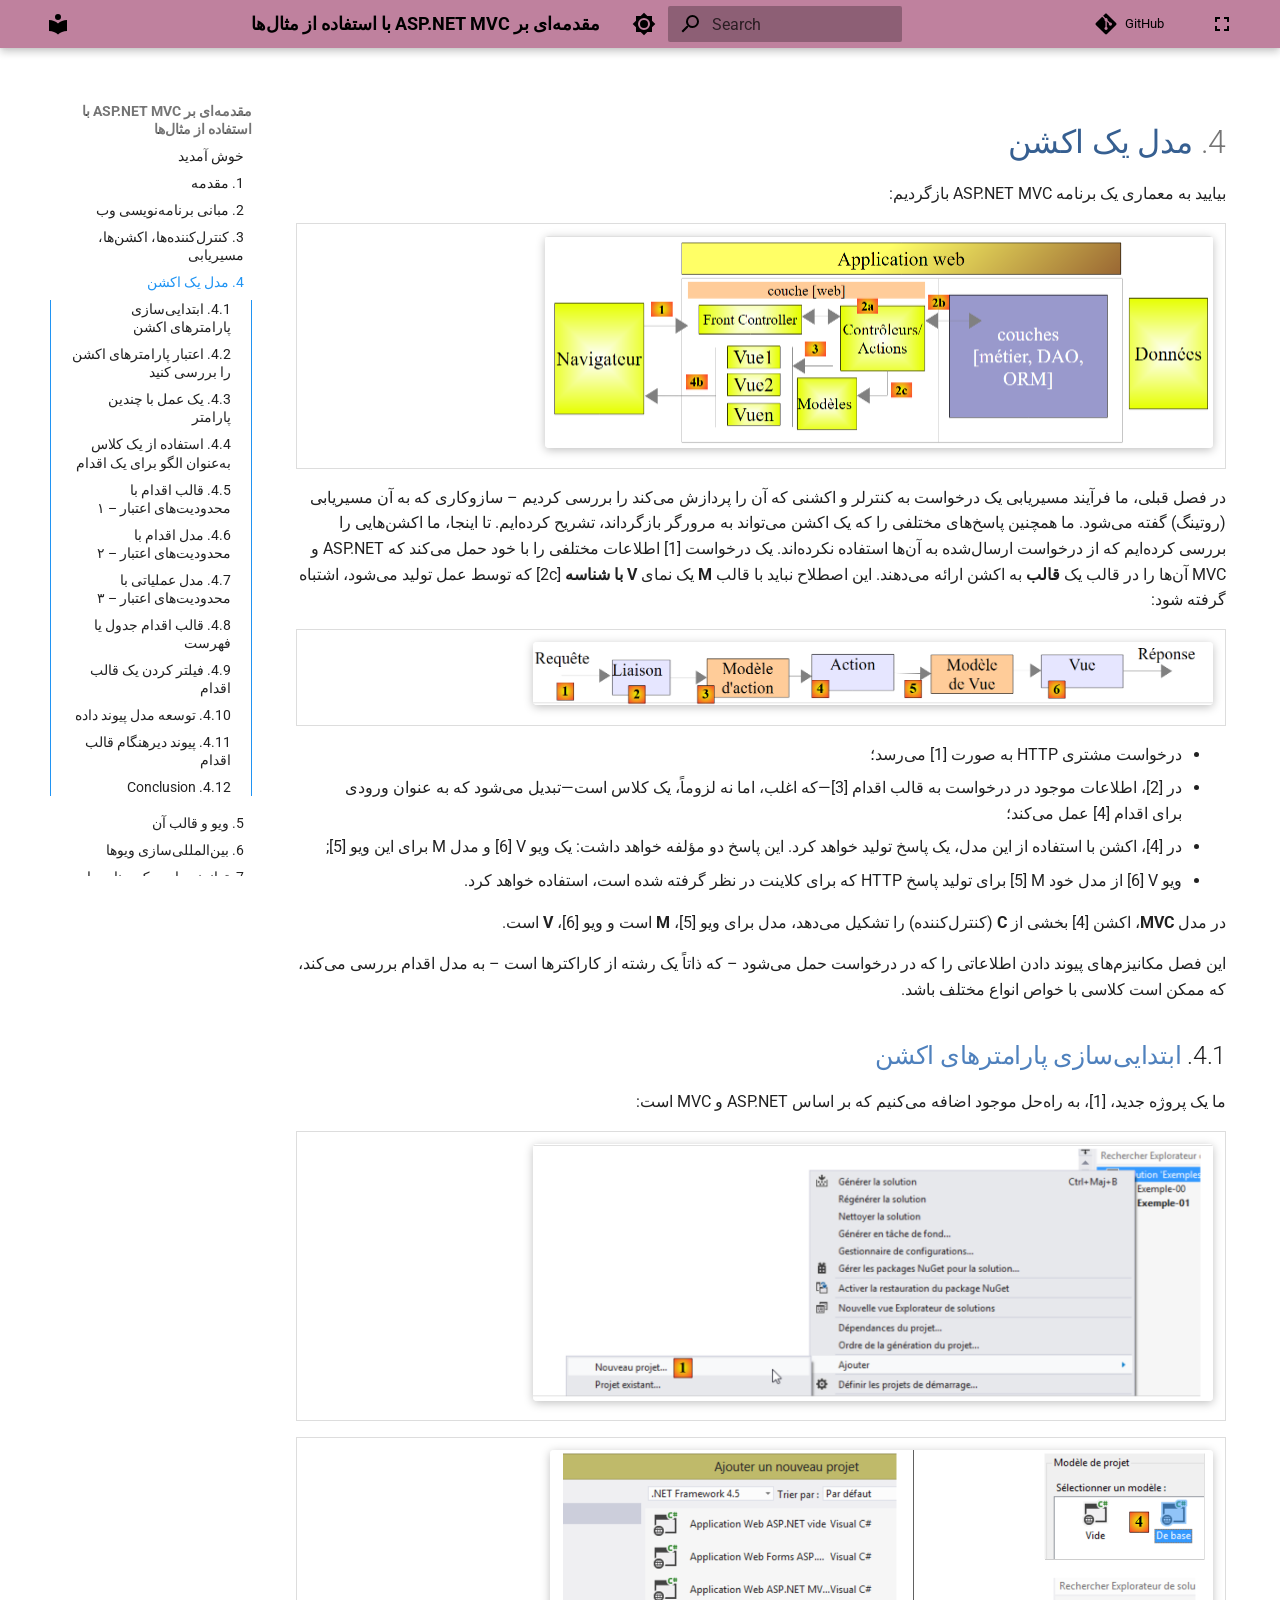
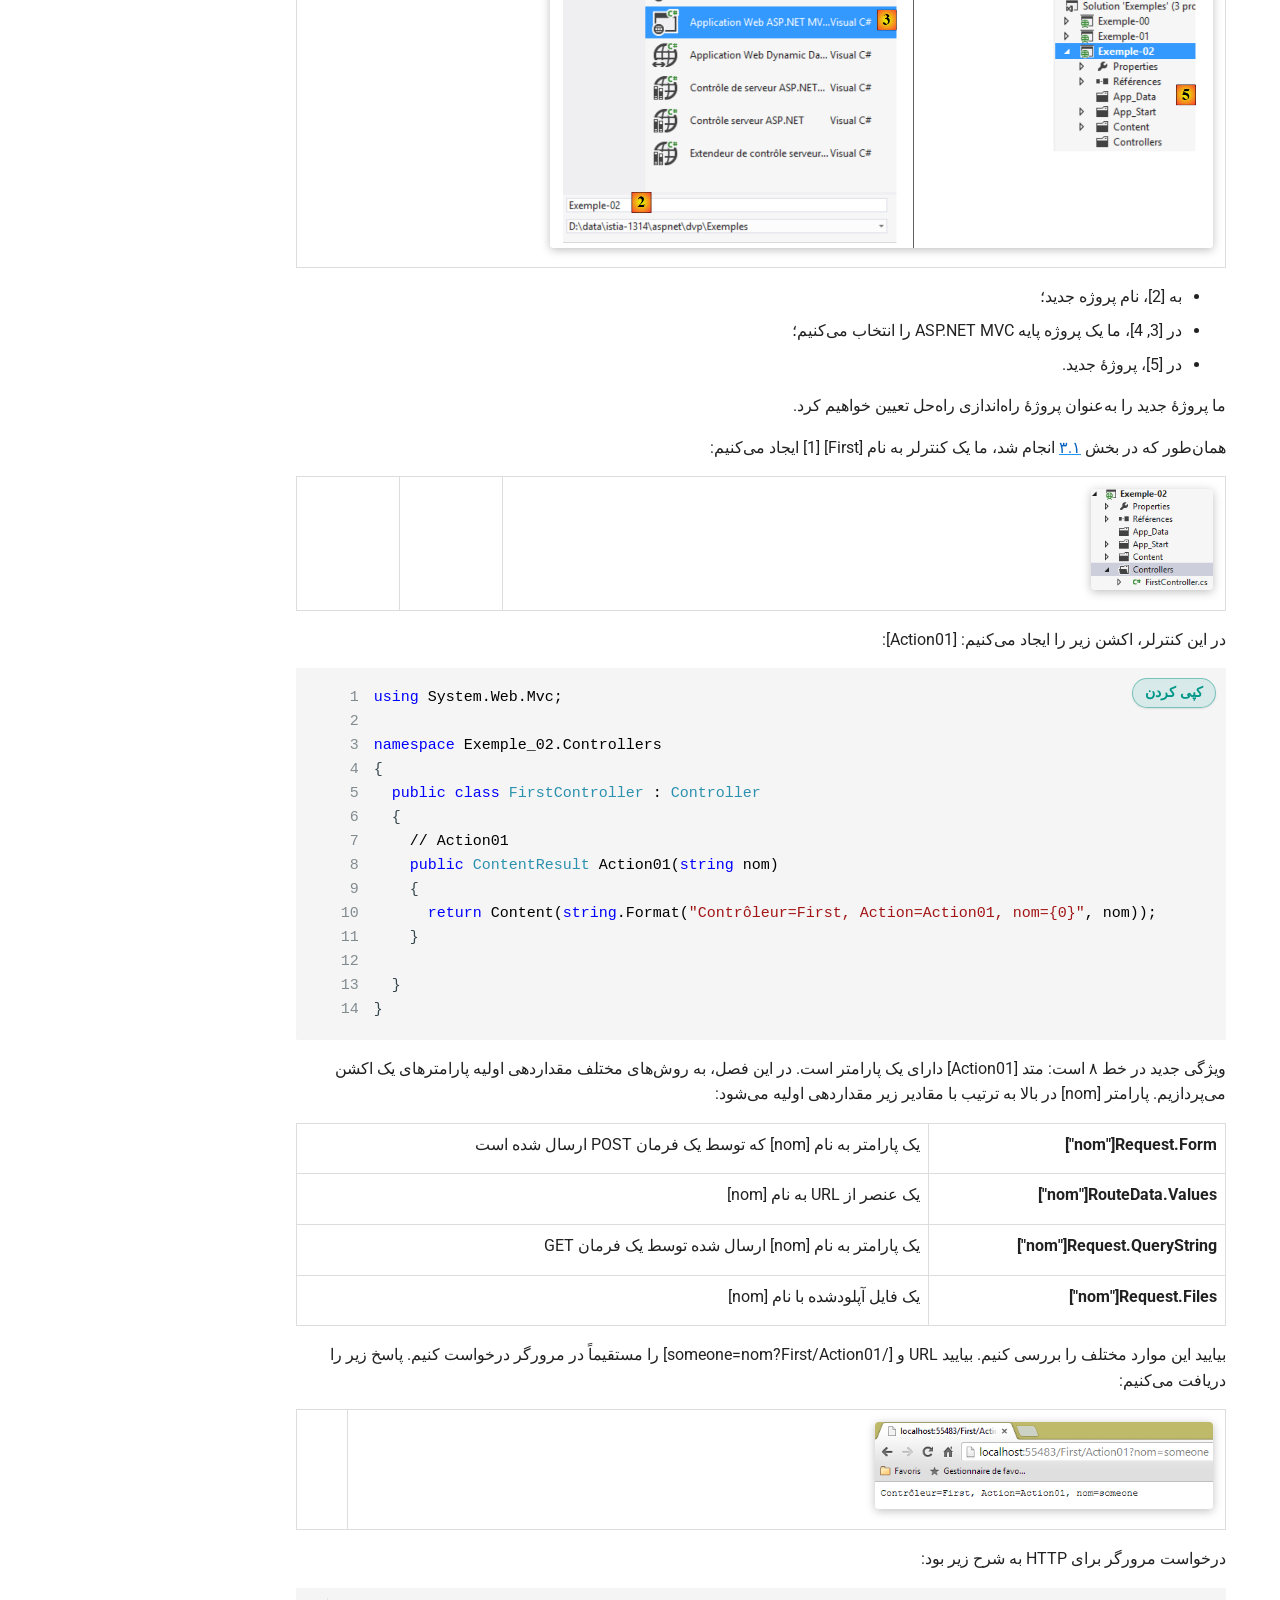
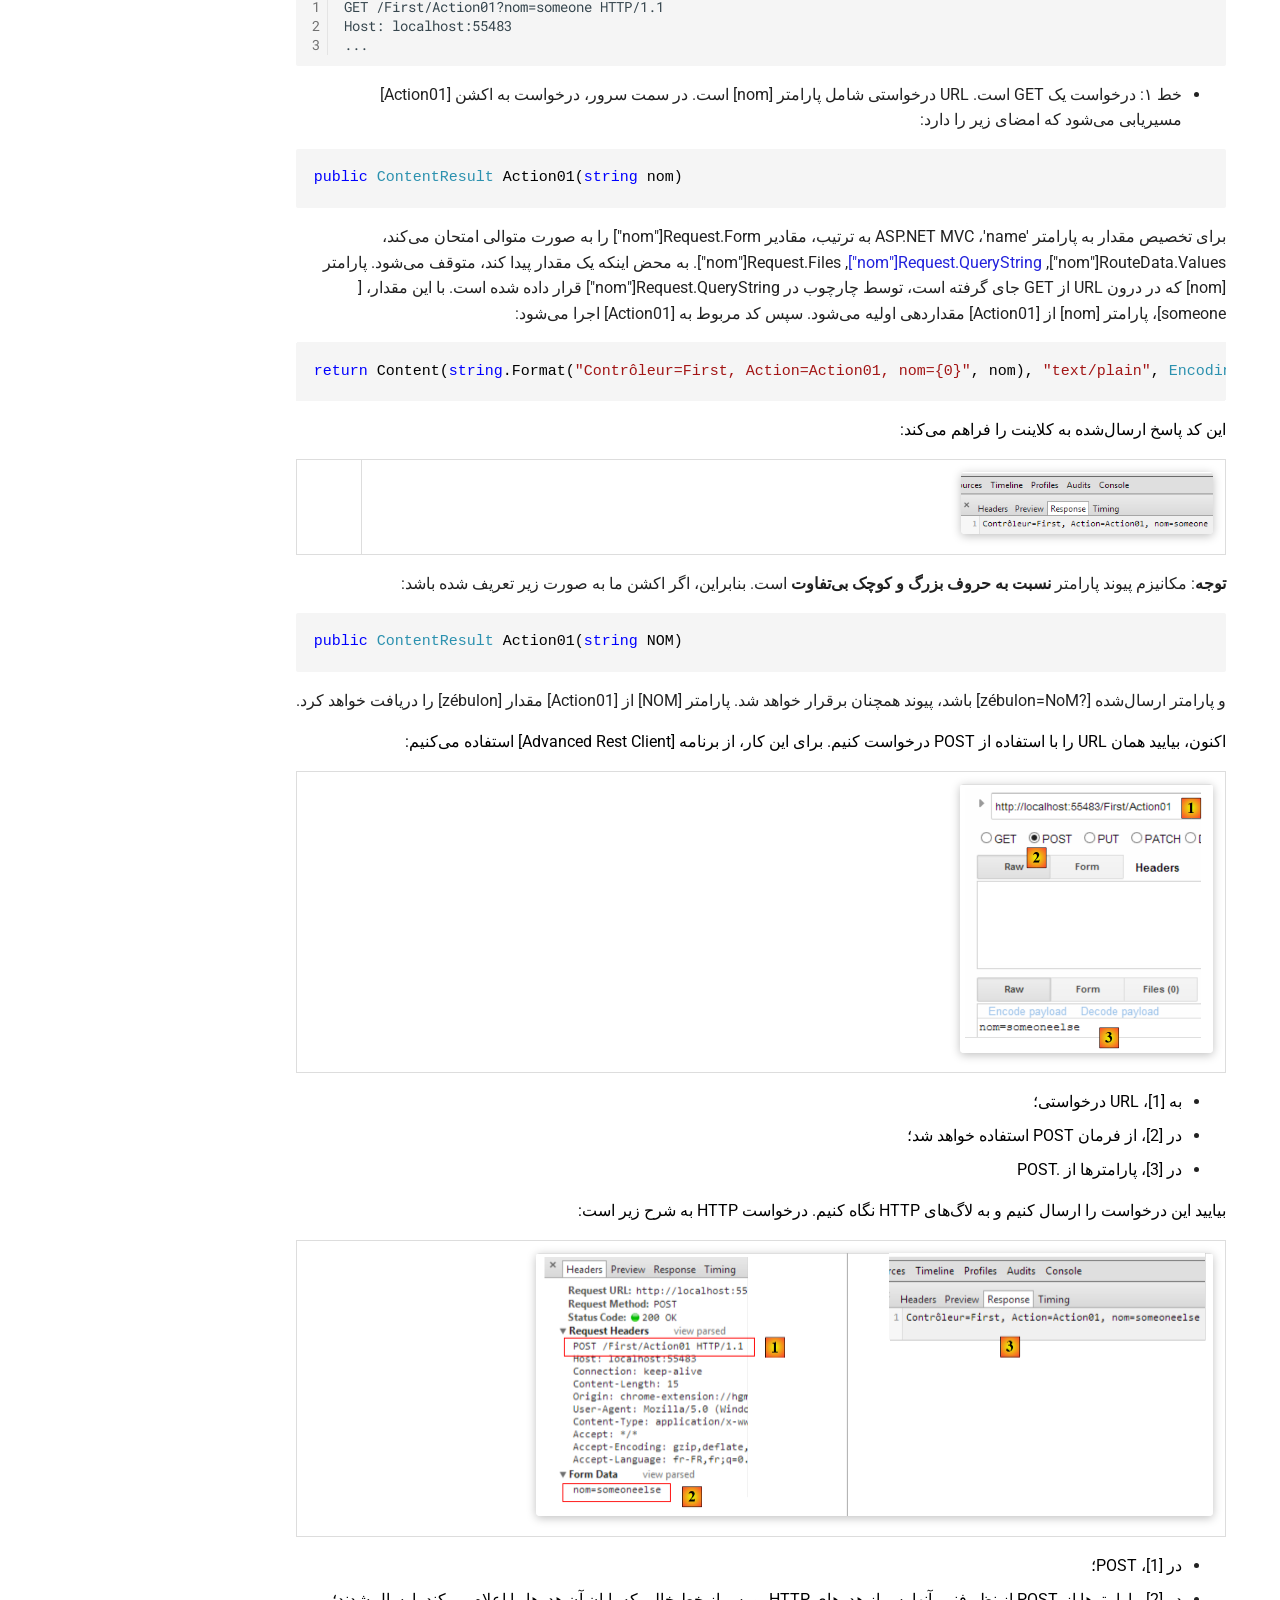
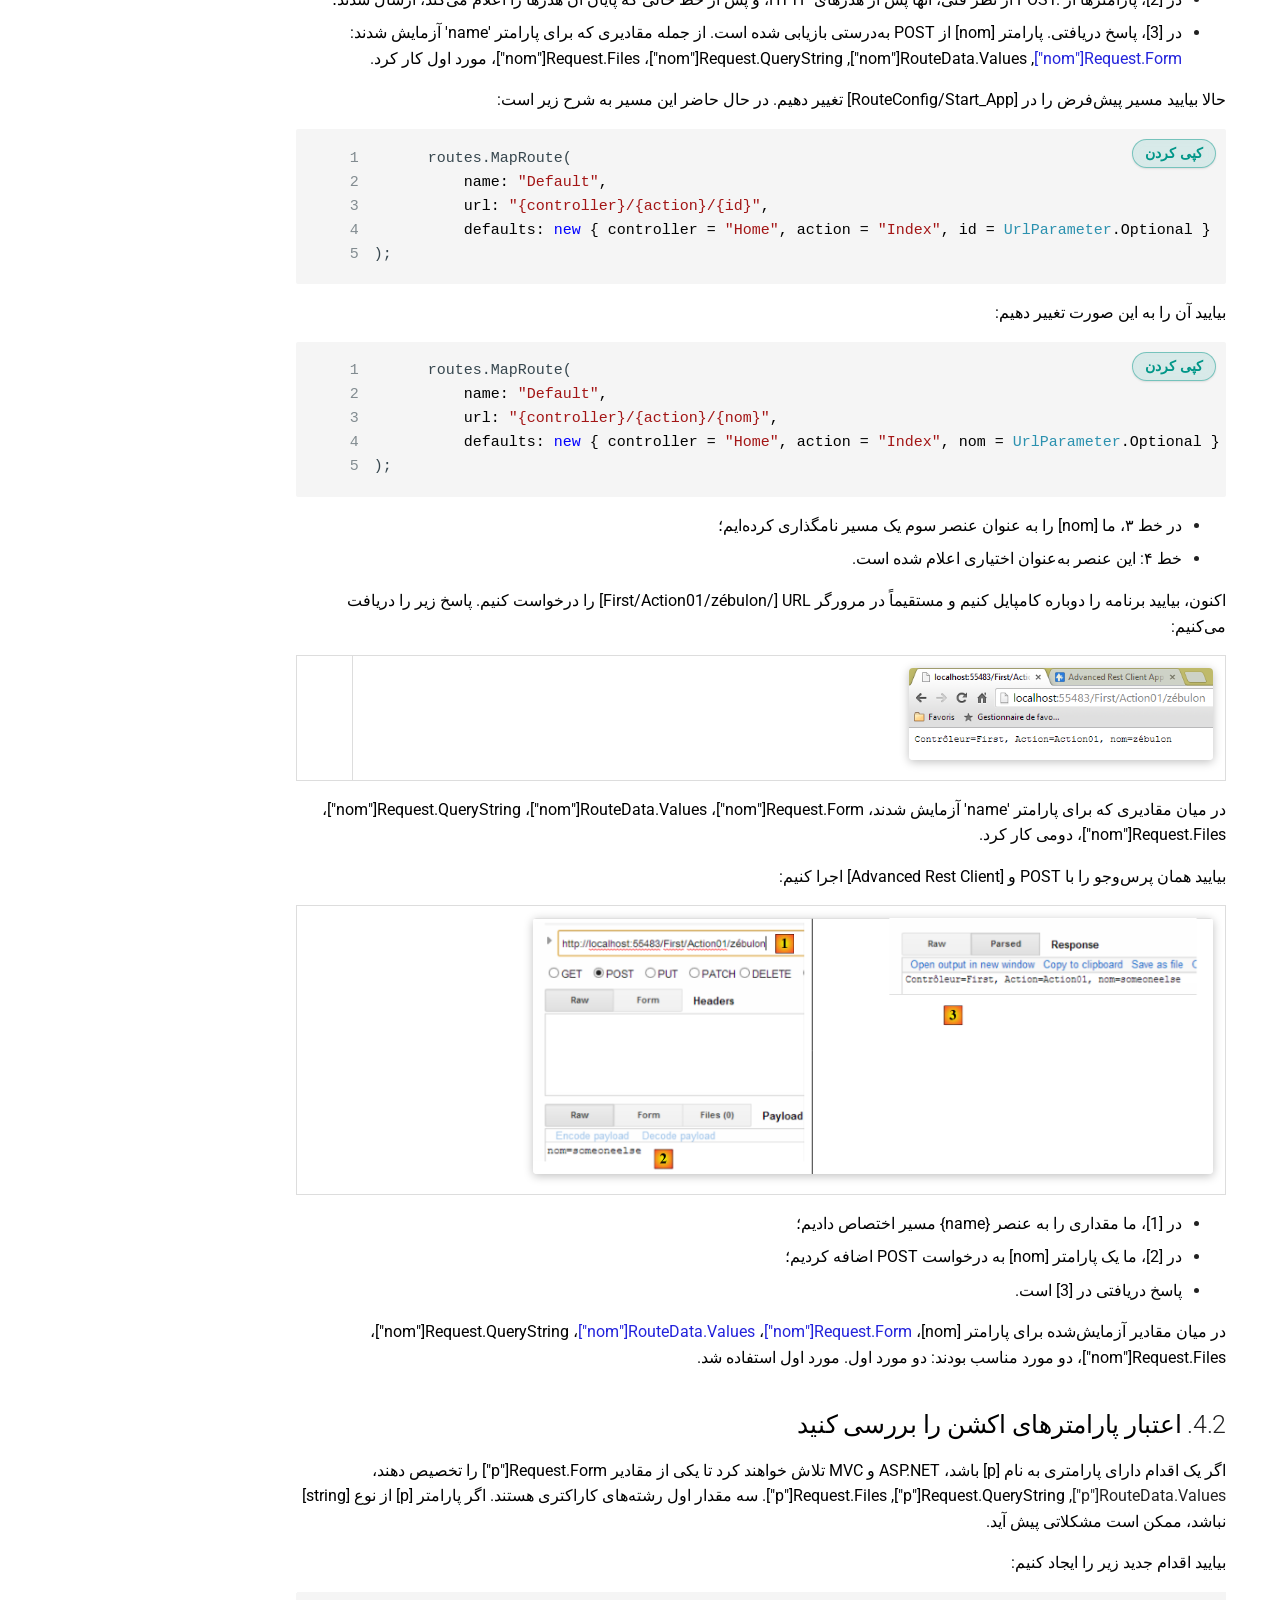
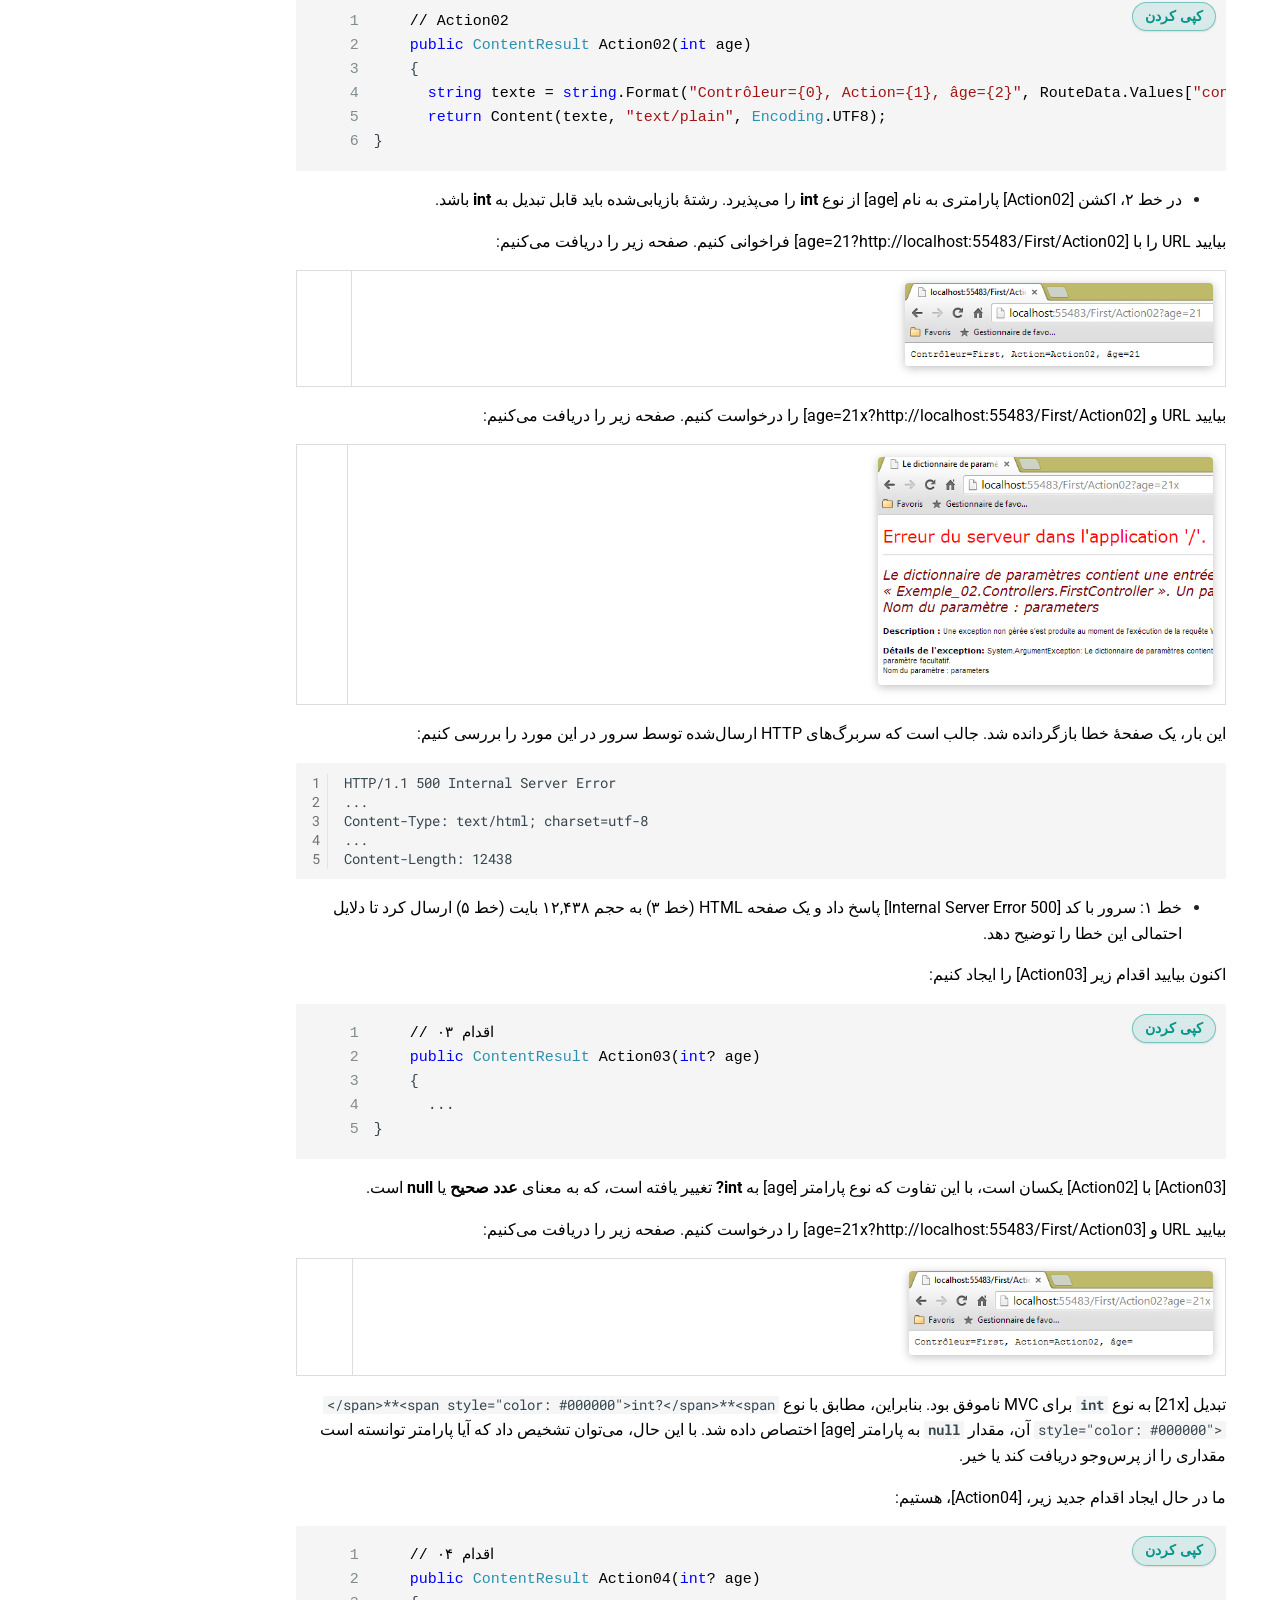
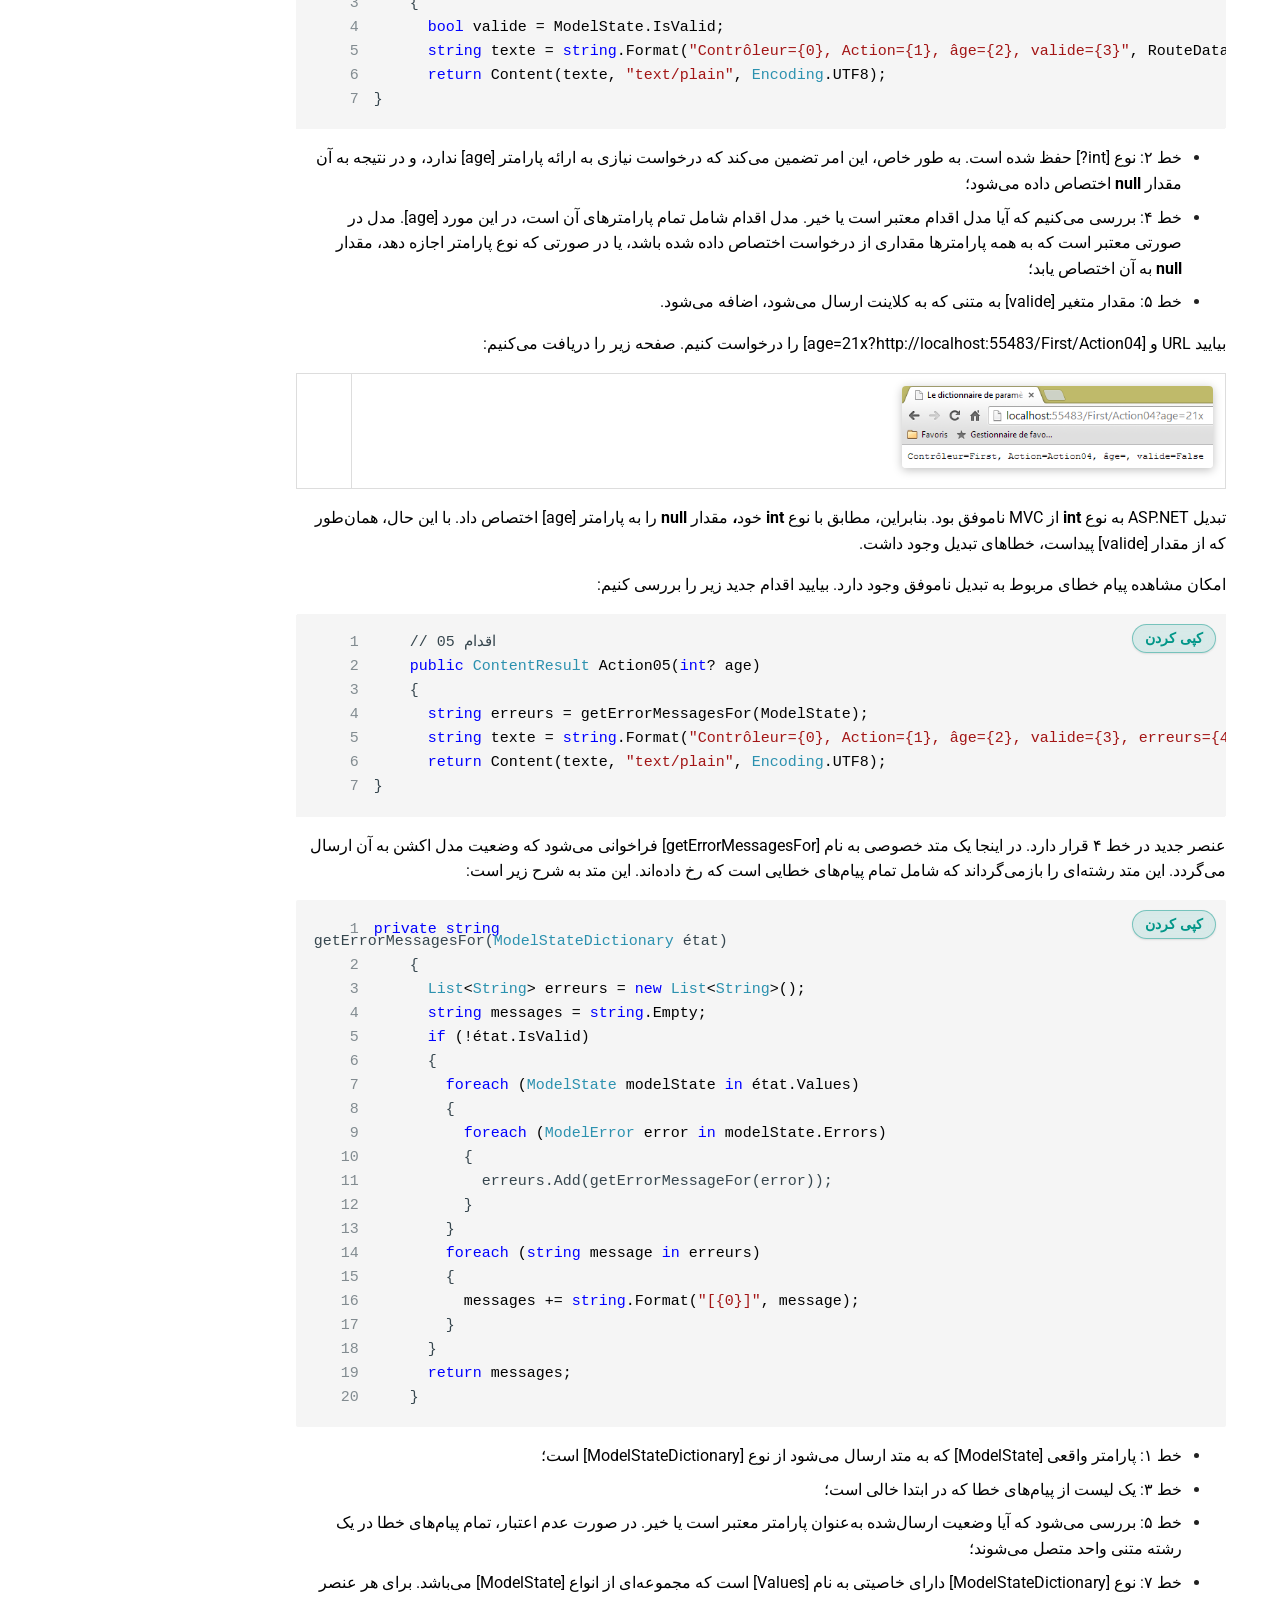
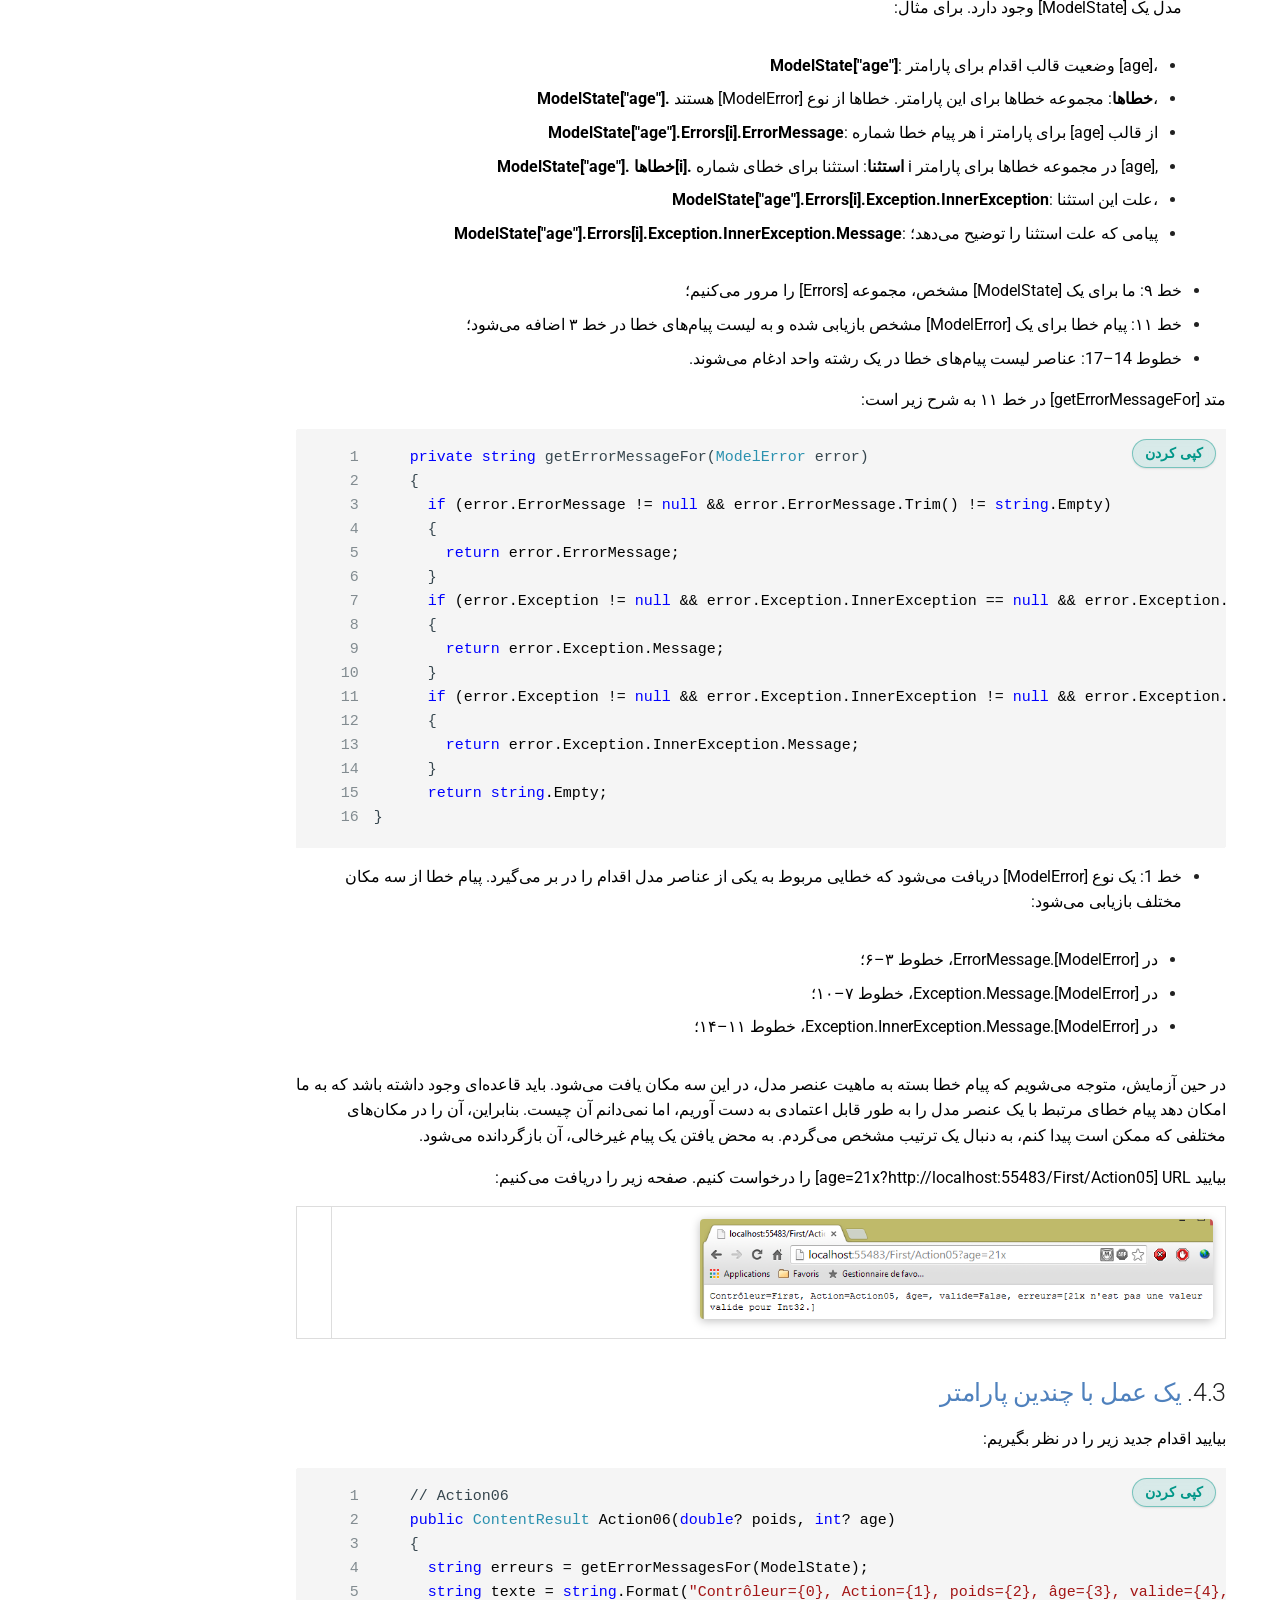
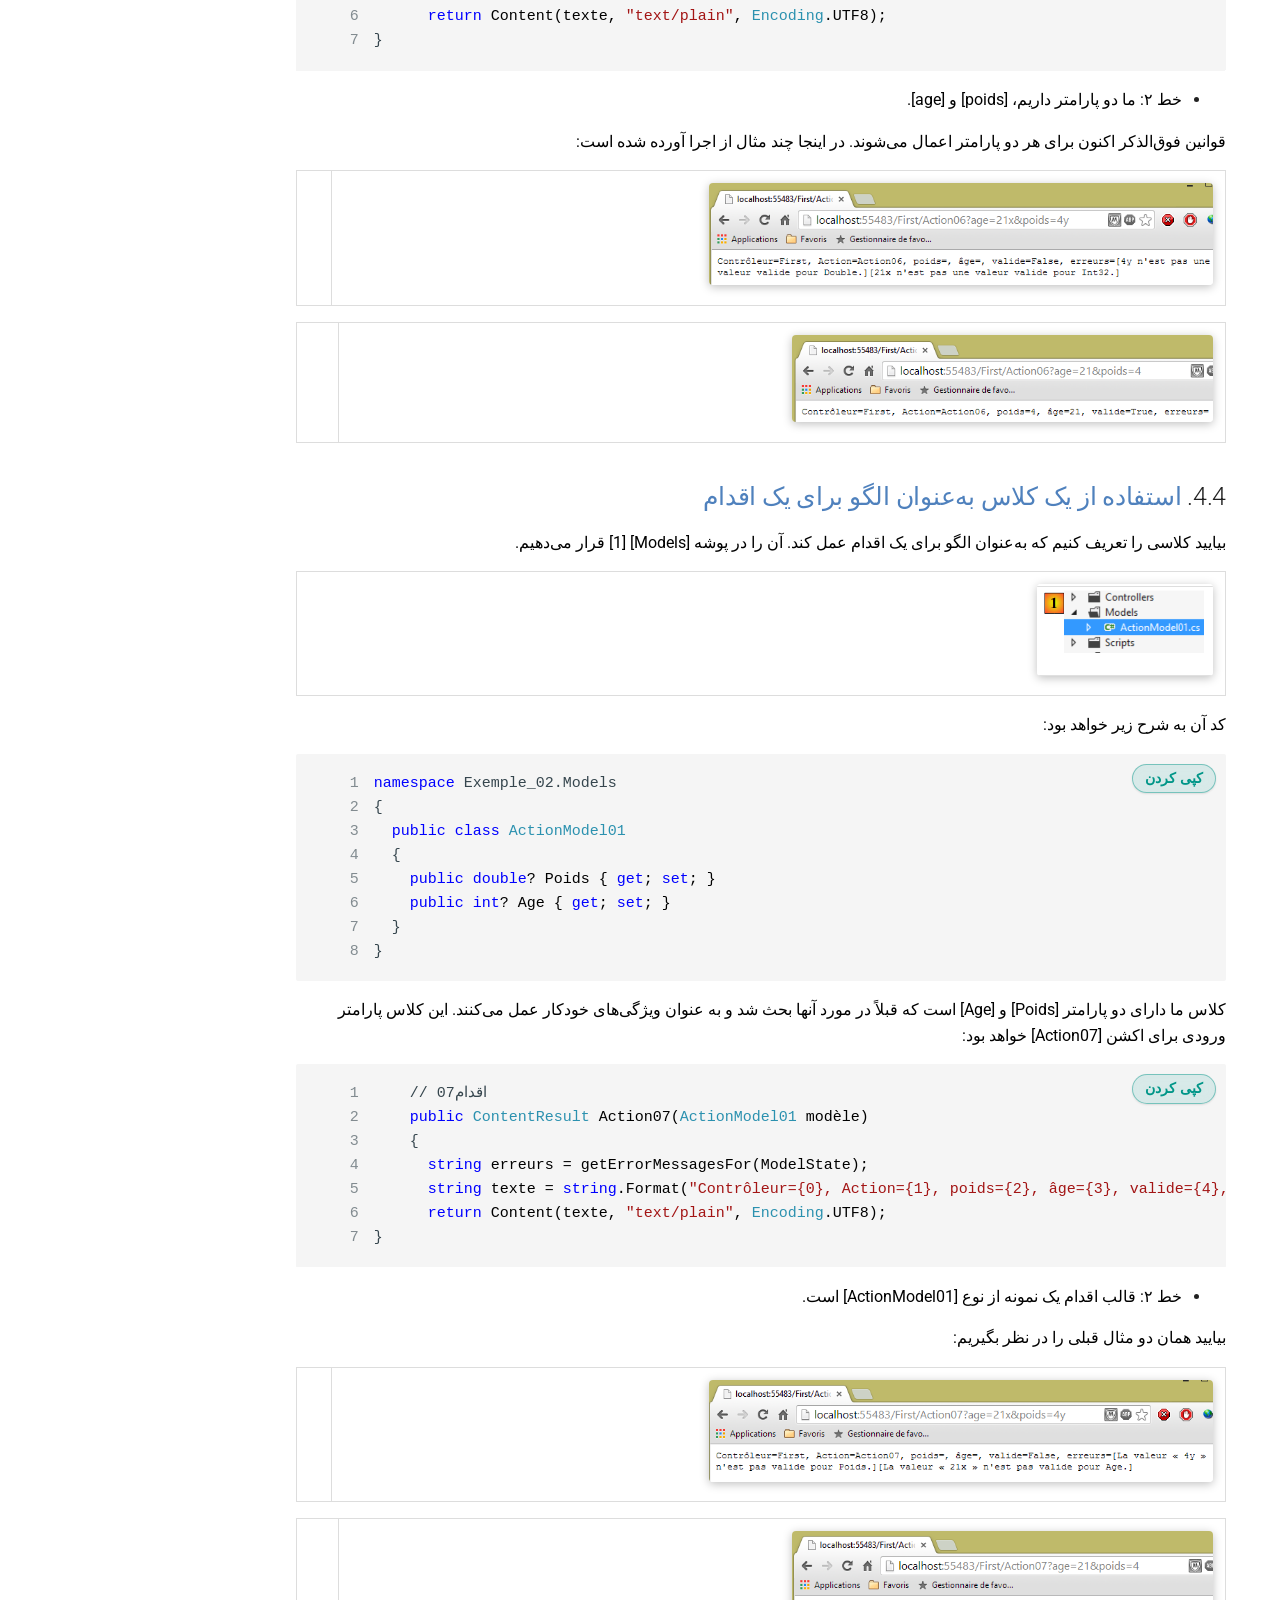
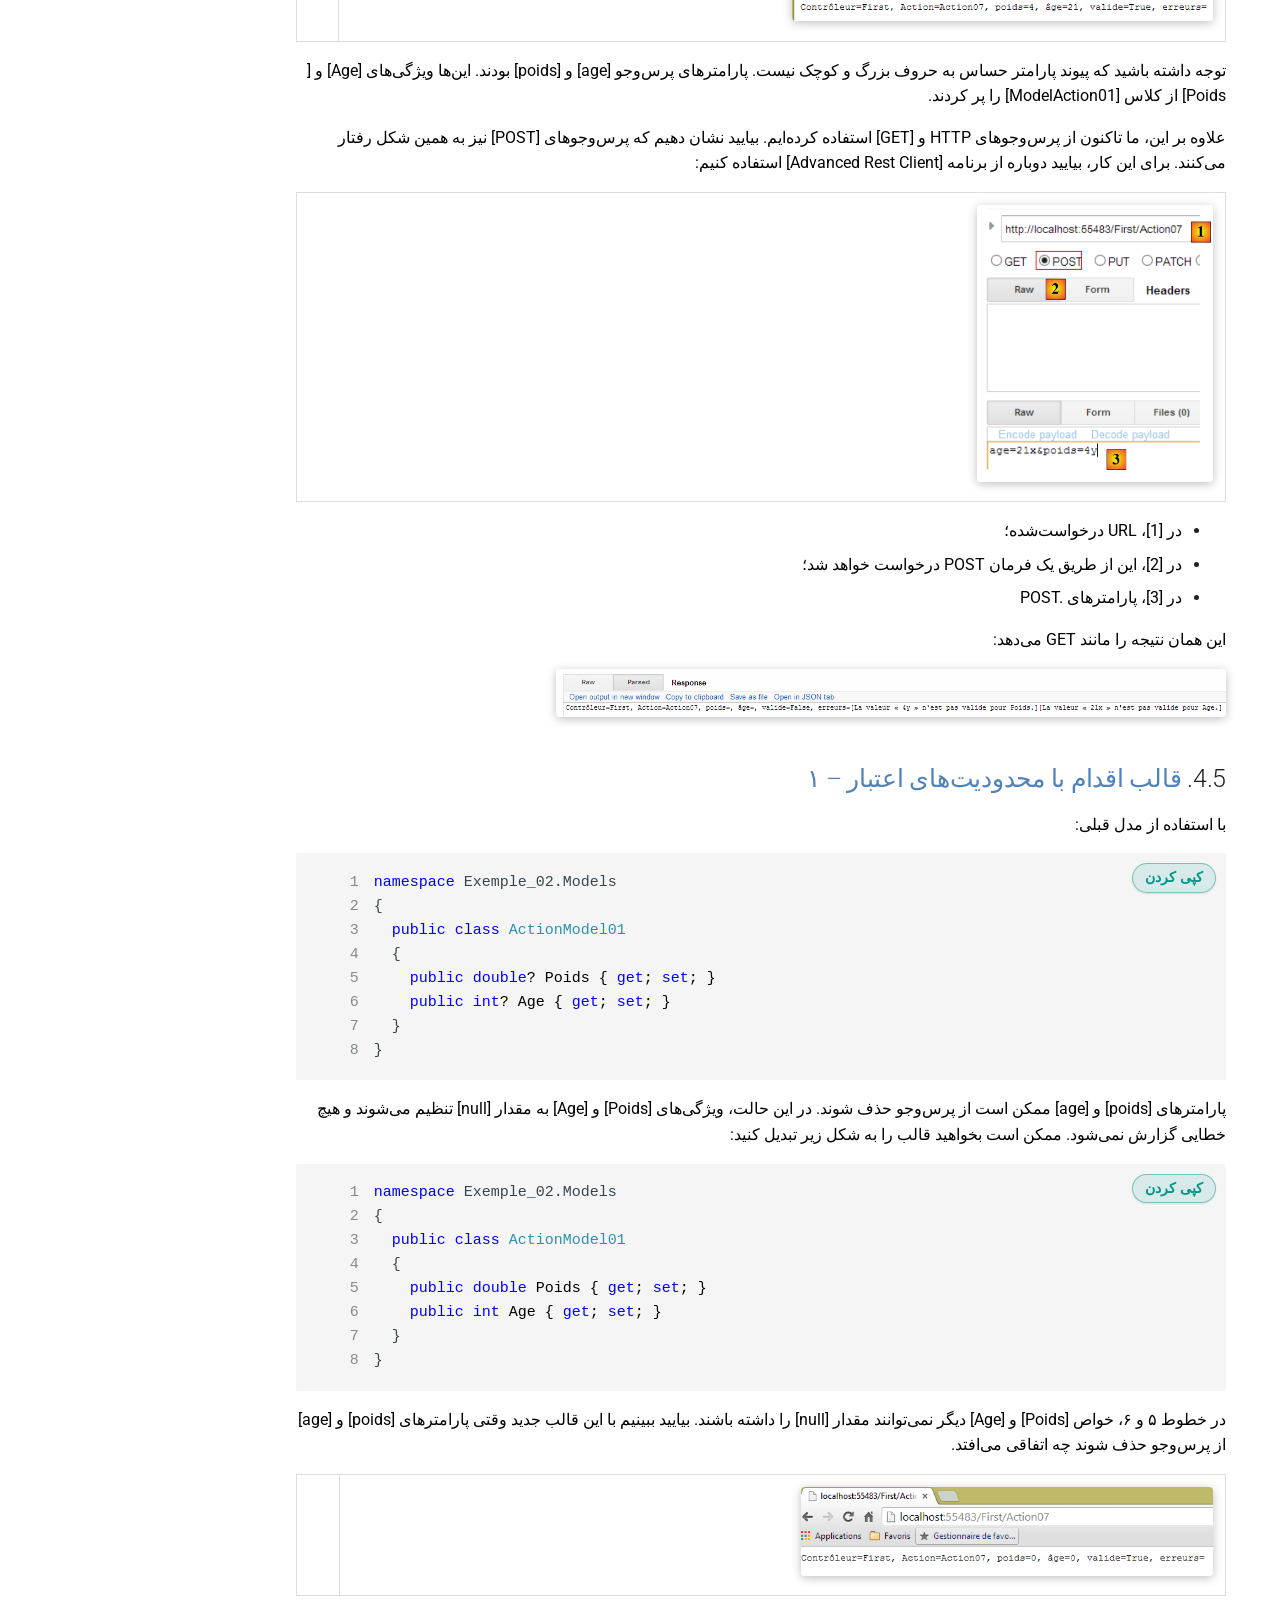
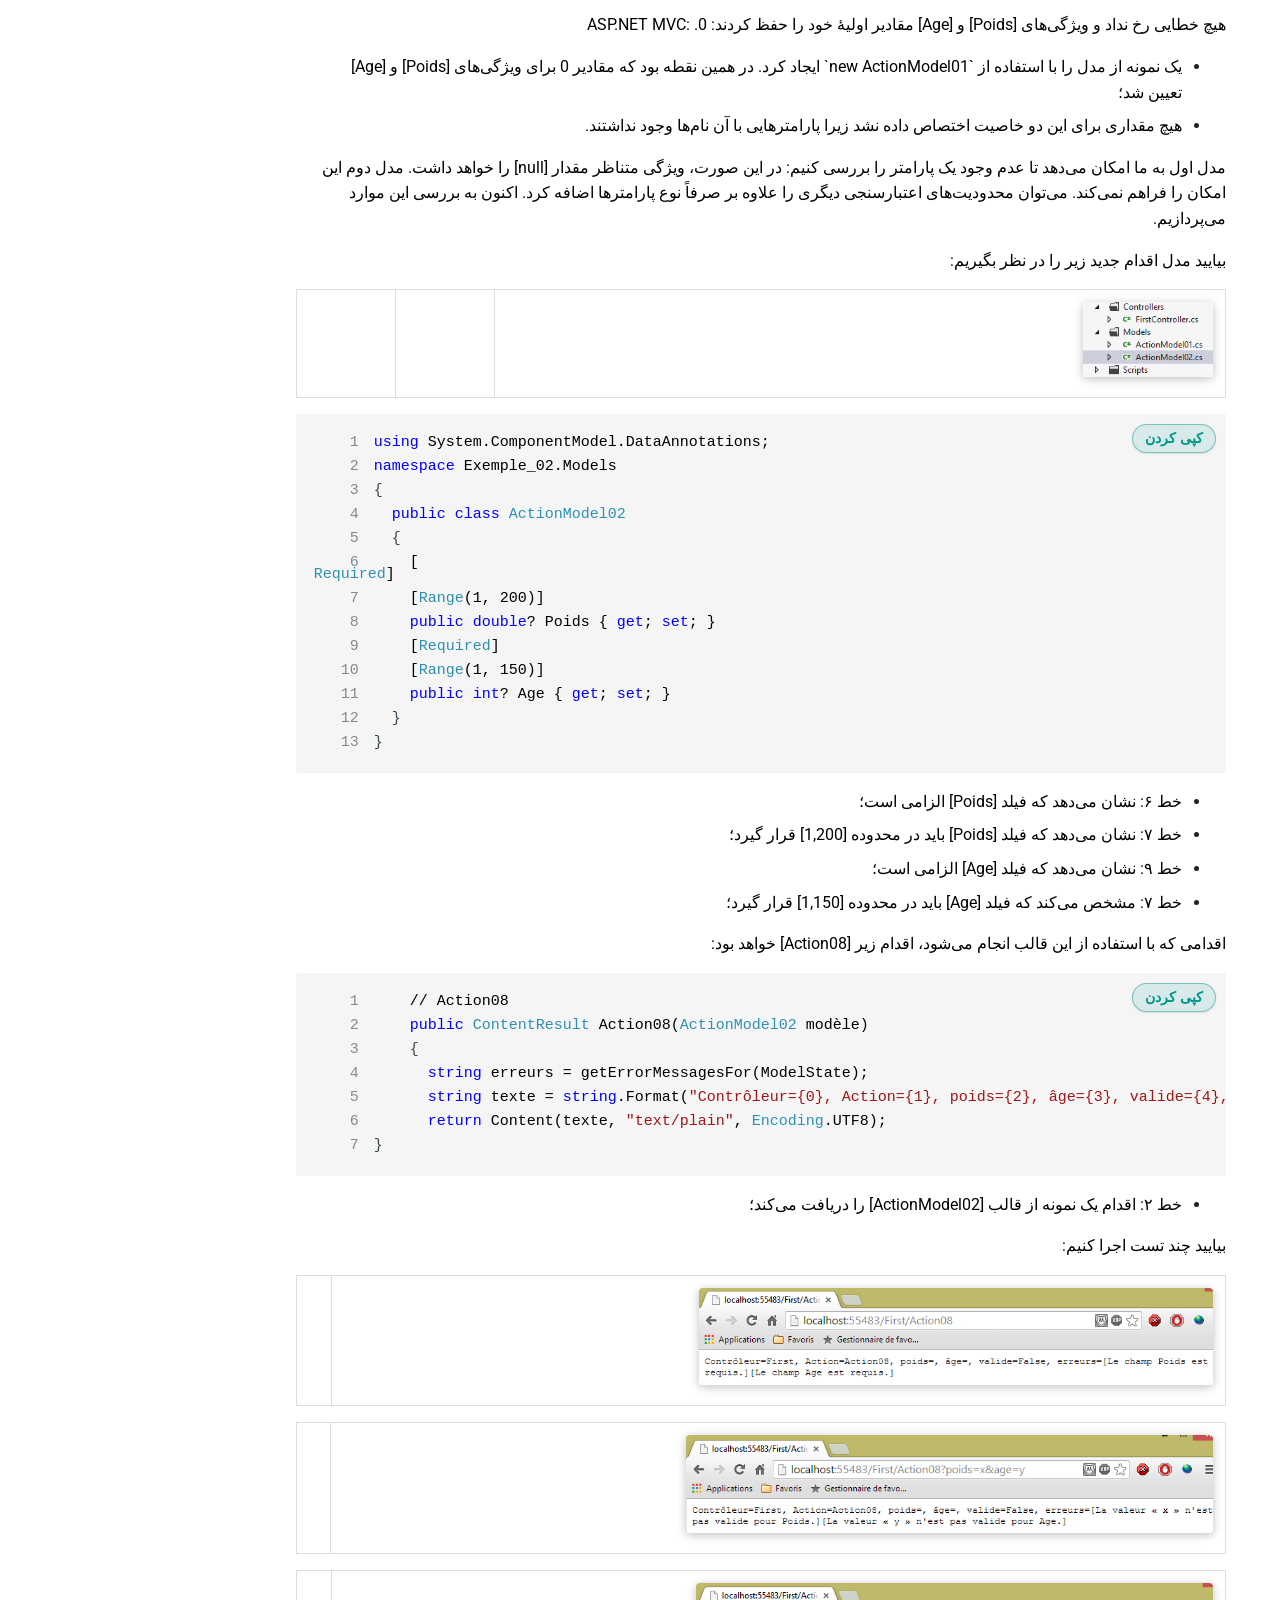
<file: mdl-ykh-khshn.html>
<!doctype html>
<html lang="en" class="no-js">
  <head>
    
      <meta charset="utf-8">
      <meta name="viewport" content="width=device-width,initial-scale=1">
      
        <meta name="description" content="مقدمه‌ای بر ASP.NET MVC با استفاده از مثال‌ها">
      
      
        <meta name="author" content="Serge Tahé">
      
      
        <link rel="canonical" href="https://stahe.github.io/fa-aspnetmvc-nov-2013/mdl-ykh-khshn.html">
      
      
        <link rel="prev" href="khntrlkhnndhh-khshnh-msyryby.html">
      
      
        <link rel="next" href="wyw-w-qlb-an.html">
      
      
        
      
      
      <link rel="icon" href="assets/images/favicon.png">
      <meta name="generator" content="mkdocs-1.6.1, mkdocs-material-9.7.0">
    
    
      
        <title>4. مدل یک اکشن - مقدمه‌ای بر ASP.NET MVC با استفاده از مثال‌ها</title>
      
    
    
      <link rel="stylesheet" href="assets/stylesheets/main.618322db.min.css">
      
        
        <link rel="stylesheet" href="assets/stylesheets/palette.ab4e12ef.min.css">
      
      


    
    
      
    
    
      
        
        
        <link rel="preconnect" href="https://fonts.gstatic.com" crossorigin>
        <link rel="stylesheet" href="https://fonts.googleapis.com/css?family=Roboto:300,300i,400,400i,700,700i%7CRoboto+Mono:400,400i,700,700i&display=fallback">
        <style>:root{--md-text-font:"Roboto";--md-code-font:"Roboto Mono"}</style>
      
    
    
      <link rel="stylesheet" href="stylesheets/focus.css">
    
      <link rel="stylesheet" href="stylesheets/bidi.css">
    
    <script>__md_scope=new URL(".",location),__md_hash=e=>[...e].reduce(((e,_)=>(e<<5)-e+_.charCodeAt(0)),0),__md_get=(e,_=localStorage,t=__md_scope)=>JSON.parse(_.getItem(t.pathname+"."+e)),__md_set=(e,_,t=localStorage,a=__md_scope)=>{try{t.setItem(a.pathname+"."+e,JSON.stringify(_))}catch(e){}}</script>
    
      
  <script async src="https://www.googletagmanager.com/gtag/js?id=G-EBZC3JVJNR"></script>
  <script>
    window.dataLayer = window.dataLayer || [];
    function gtag(){dataLayer.push(arguments);}
    gtag('js', new Date());
    var siteName = "مقدمه‌ای بر ASP.NET MVC با استفاده از مثال‌ها";
    gtag('config', 'G-EBZC3JVJNR', {
        'page_title': siteName
    });
  </script>

    
    
  </head>
  
  
    
    
      
    
    
    
    
    <body dir="ltr" data-md-color-scheme="default" data-md-color-primary="blue" data-md-color-accent="purple">
  
    
    <input class="md-toggle" data-md-toggle="drawer" type="checkbox" id="__drawer" autocomplete="off">
    <input class="md-toggle" data-md-toggle="search" type="checkbox" id="__search" autocomplete="off">
    <label class="md-overlay" for="__drawer"></label>
    <div data-md-component="skip">
      
        
        <a href="#4" class="md-skip">
          Skip to content
        </a>
      
    </div>
    <div data-md-component="announce">
      
    </div>
    
    
      

  

<header class="md-header md-header--shadow" data-md-component="header">
  <nav class="md-header__inner md-grid" aria-label="Header">
    <a href="index.html" title="مقدمه‌ای بر ASP.NET MVC با استفاده از مثال‌ها" class="md-header__button md-logo" aria-label="مقدمه‌ای بر ASP.NET MVC با استفاده از مثال‌ها" data-md-component="logo">
      
  
  <svg xmlns="http://www.w3.org/2000/svg" viewBox="0 0 24 24"><path d="M12 8a3 3 0 0 0 3-3 3 3 0 0 0-3-3 3 3 0 0 0-3 3 3 3 0 0 0 3 3m0 3.54C9.64 9.35 6.5 8 3 8v11c3.5 0 6.64 1.35 9 3.54 2.36-2.19 5.5-3.54 9-3.54V8c-3.5 0-6.64 1.35-9 3.54"/></svg>

    </a>
    <label class="md-header__button md-icon" for="__drawer">
      
      <svg xmlns="http://www.w3.org/2000/svg" viewBox="0 0 24 24"><path d="M3 6h18v2H3zm0 5h18v2H3zm0 5h18v2H3z"/></svg>
    </label>
    <div class="md-header__title" data-md-component="header-title">
      <div class="md-header__ellipsis">
        <div class="md-header__topic">
          <span class="md-ellipsis">
            مقدمه‌ای بر ASP.NET MVC با استفاده از مثال‌ها
          </span>
        </div>
        <div class="md-header__topic" data-md-component="header-topic">
          <span class="md-ellipsis">
            
              4. مدل یک اکشن
            
          </span>
        </div>
      </div>
    </div>
    
      
        <form class="md-header__option" data-md-component="palette">
  
    
    
    
    <input class="md-option" data-md-color-media="(prefers-color-scheme: light)" data-md-color-scheme="default" data-md-color-primary="blue" data-md-color-accent="purple"  aria-label="مخاطب به حالت تاریک"  type="radio" name="__palette" id="__palette_0">
    
      <label class="md-header__button md-icon" title="مخاطب به حالت تاریک" for="__palette_1" hidden>
        <svg xmlns="http://www.w3.org/2000/svg" viewBox="0 0 24 24"><path d="M12 8a4 4 0 0 0-4 4 4 4 0 0 0 4 4 4 4 0 0 0 4-4 4 4 0 0 0-4-4m0 10a6 6 0 0 1-6-6 6 6 0 0 1 6-6 6 6 0 0 1 6 6 6 6 0 0 1-6 6m8-9.31V4h-4.69L12 .69 8.69 4H4v4.69L.69 12 4 15.31V20h4.69L12 23.31 15.31 20H20v-4.69L23.31 12z"/></svg>
      </label>
    
  
    
    
    
    <input class="md-option" data-md-color-media="(prefers-color-scheme: dark)" data-md-color-scheme="slate" data-md-color-primary="blue" data-md-color-accent="purple"  aria-label="مخاطب به حالت روشن"  type="radio" name="__palette" id="__palette_1">
    
      <label class="md-header__button md-icon" title="مخاطب به حالت روشن" for="__palette_0" hidden>
        <svg xmlns="http://www.w3.org/2000/svg" viewBox="0 0 24 24"><path d="M12 18c-.89 0-1.74-.2-2.5-.55C11.56 16.5 13 14.42 13 12s-1.44-4.5-3.5-5.45C10.26 6.2 11.11 6 12 6a6 6 0 0 1 6 6 6 6 0 0 1-6 6m8-9.31V4h-4.69L12 .69 8.69 4H4v4.69L.69 12 4 15.31V20h4.69L12 23.31 15.31 20H20v-4.69L23.31 12z"/></svg>
      </label>
    
  
</form>
      
    
    
      <script>var palette=__md_get("__palette");if(palette&&palette.color){if("(prefers-color-scheme)"===palette.color.media){var media=matchMedia("(prefers-color-scheme: light)"),input=document.querySelector(media.matches?"[data-md-color-media='(prefers-color-scheme: light)']":"[data-md-color-media='(prefers-color-scheme: dark)']");palette.color.media=input.getAttribute("data-md-color-media"),palette.color.scheme=input.getAttribute("data-md-color-scheme"),palette.color.primary=input.getAttribute("data-md-color-primary"),palette.color.accent=input.getAttribute("data-md-color-accent")}for(var[key,value]of Object.entries(palette.color))document.body.setAttribute("data-md-color-"+key,value)}</script>
    
    
    
      
      
        <label class="md-header__button md-icon" for="__search">
          
          <svg xmlns="http://www.w3.org/2000/svg" viewBox="0 0 24 24"><path d="M9.5 3A6.5 6.5 0 0 1 16 9.5c0 1.61-.59 3.09-1.56 4.23l.27.27h.79l5 5-1.5 1.5-5-5v-.79l-.27-.27A6.52 6.52 0 0 1 9.5 16 6.5 6.5 0 0 1 3 9.5 6.5 6.5 0 0 1 9.5 3m0 2C7 5 5 7 5 9.5S7 14 9.5 14 14 12 14 9.5 12 5 9.5 5"/></svg>
        </label>
        <div class="md-search" data-md-component="search" role="dialog">
  <label class="md-search__overlay" for="__search"></label>
  <div class="md-search__inner" role="search">
    <form class="md-search__form" name="search">
      <input type="text" class="md-search__input" name="query" aria-label="Search" placeholder="Search" autocapitalize="off" autocorrect="off" autocomplete="off" spellcheck="false" data-md-component="search-query" required>
      <label class="md-search__icon md-icon" for="__search">
        
        <svg xmlns="http://www.w3.org/2000/svg" viewBox="0 0 24 24"><path d="M9.5 3A6.5 6.5 0 0 1 16 9.5c0 1.61-.59 3.09-1.56 4.23l.27.27h.79l5 5-1.5 1.5-5-5v-.79l-.27-.27A6.52 6.52 0 0 1 9.5 16 6.5 6.5 0 0 1 3 9.5 6.5 6.5 0 0 1 9.5 3m0 2C7 5 5 7 5 9.5S7 14 9.5 14 14 12 14 9.5 12 5 9.5 5"/></svg>
        
        <svg xmlns="http://www.w3.org/2000/svg" viewBox="0 0 24 24"><path d="M20 11v2H8l5.5 5.5-1.42 1.42L4.16 12l7.92-7.92L13.5 5.5 8 11z"/></svg>
      </label>
      <nav class="md-search__options" aria-label="Search">
        
        <button type="reset" class="md-search__icon md-icon" title="Clear" aria-label="Clear" tabindex="-1">
          
          <svg xmlns="http://www.w3.org/2000/svg" viewBox="0 0 24 24"><path d="M19 6.41 17.59 5 12 10.59 6.41 5 5 6.41 10.59 12 5 17.59 6.41 19 12 13.41 17.59 19 19 17.59 13.41 12z"/></svg>
        </button>
      </nav>
      
    </form>
    <div class="md-search__output">
      <div class="md-search__scrollwrap" tabindex="0" data-md-scrollfix>
        <div class="md-search-result" data-md-component="search-result">
          <div class="md-search-result__meta">
            Initializing search
          </div>
          <ol class="md-search-result__list" role="presentation"></ol>
        </div>
      </div>
    </div>
  </div>
</div>
      
    
    
      <div class="md-header__source">
        <a href="https://stahe.github.io/fa-aspnetmvc-nov-2013" title="Go to repository" class="md-source" data-md-component="source">
  <div class="md-source__icon md-icon">
    
    <svg xmlns="http://www.w3.org/2000/svg" viewBox="0 0 448 512"><!--! Font Awesome Free 7.1.0 by @fontawesome - https://fontawesome.com License - https://fontawesome.com/license/free (Icons: CC BY 4.0, Fonts: SIL OFL 1.1, Code: MIT License) Copyright 2025 Fonticons, Inc.--><path d="M439.6 236.1 244 40.5c-5.4-5.5-12.8-8.5-20.4-8.5s-15 3-20.4 8.4L162.5 81l51.5 51.5c27.1-9.1 52.7 16.8 43.4 43.7l49.7 49.7c34.2-11.8 61.2 31 35.5 56.7-26.5 26.5-70.2-2.9-56-37.3L240.3 199v121.9c25.3 12.5 22.3 41.8 9.1 55-6.4 6.4-15.2 10.1-24.3 10.1s-17.8-3.6-24.3-10.1c-17.6-17.6-11.1-46.9 11.2-56v-123c-20.8-8.5-24.6-30.7-18.6-45L142.6 101 8.5 235.1C3 240.6 0 247.9 0 255.5s3 15 8.5 20.4l195.6 195.7c5.4 5.4 12.7 8.4 20.4 8.4s15-3 20.4-8.4l194.7-194.7c5.4-5.4 8.4-12.8 8.4-20.4s-3-15-8.4-20.4"/></svg>
  </div>
  <div class="md-source__repository">
    GitHub
  </div>
</a>
      </div>
    
  </nav>
  
</header>
    
    <div class="md-container" data-md-component="container">
      
      
        
          
        
      
      <main class="md-main" data-md-component="main">
        <div class="md-main__inner md-grid">
          
            
              
              <div class="md-sidebar md-sidebar--primary" data-md-component="sidebar" data-md-type="navigation" >
                <div class="md-sidebar__scrollwrap">
                  <div class="md-sidebar__inner">
                    



  

<nav class="md-nav md-nav--primary md-nav--integrated" aria-label="Navigation" data-md-level="0">
  <label class="md-nav__title" for="__drawer">
    <a href="index.html" title="مقدمه‌ای بر ASP.NET MVC با استفاده از مثال‌ها" class="md-nav__button md-logo" aria-label="مقدمه‌ای بر ASP.NET MVC با استفاده از مثال‌ها" data-md-component="logo">
      
  
  <svg xmlns="http://www.w3.org/2000/svg" viewBox="0 0 24 24"><path d="M12 8a3 3 0 0 0 3-3 3 3 0 0 0-3-3 3 3 0 0 0-3 3 3 3 0 0 0 3 3m0 3.54C9.64 9.35 6.5 8 3 8v11c3.5 0 6.64 1.35 9 3.54 2.36-2.19 5.5-3.54 9-3.54V8c-3.5 0-6.64 1.35-9 3.54"/></svg>

    </a>
    مقدمه‌ای بر ASP.NET MVC با استفاده از مثال‌ها
  </label>
  
    <div class="md-nav__source">
      <a href="https://stahe.github.io/fa-aspnetmvc-nov-2013" title="Go to repository" class="md-source" data-md-component="source">
  <div class="md-source__icon md-icon">
    
    <svg xmlns="http://www.w3.org/2000/svg" viewBox="0 0 448 512"><!--! Font Awesome Free 7.1.0 by @fontawesome - https://fontawesome.com License - https://fontawesome.com/license/free (Icons: CC BY 4.0, Fonts: SIL OFL 1.1, Code: MIT License) Copyright 2025 Fonticons, Inc.--><path d="M439.6 236.1 244 40.5c-5.4-5.5-12.8-8.5-20.4-8.5s-15 3-20.4 8.4L162.5 81l51.5 51.5c27.1-9.1 52.7 16.8 43.4 43.7l49.7 49.7c34.2-11.8 61.2 31 35.5 56.7-26.5 26.5-70.2-2.9-56-37.3L240.3 199v121.9c25.3 12.5 22.3 41.8 9.1 55-6.4 6.4-15.2 10.1-24.3 10.1s-17.8-3.6-24.3-10.1c-17.6-17.6-11.1-46.9 11.2-56v-123c-20.8-8.5-24.6-30.7-18.6-45L142.6 101 8.5 235.1C3 240.6 0 247.9 0 255.5s3 15 8.5 20.4l195.6 195.7c5.4 5.4 12.7 8.4 20.4 8.4s15-3 20.4-8.4l194.7-194.7c5.4-5.4 8.4-12.8 8.4-20.4s-3-15-8.4-20.4"/></svg>
  </div>
  <div class="md-source__repository">
    GitHub
  </div>
</a>
    </div>
  
  <ul class="md-nav__list" data-md-scrollfix>
    
      
      
  
  
  
  
    <li class="md-nav__item">
      <a href="index.html" class="md-nav__link">
        
  
  
  <span class="md-ellipsis">
    
  
    خوش آمدید
  

    
  </span>
  
  

      </a>
    </li>
  

    
      
      
  
  
  
  
    <li class="md-nav__item">
      <a href="mqdmh.html" class="md-nav__link">
        
  
  
  <span class="md-ellipsis">
    
  
    1. مقدمه
  

    
  </span>
  
  

      </a>
    </li>
  

    
      
      
  
  
  
  
    <li class="md-nav__item">
      <a href="mbny-brnmhnwysy-wb.html" class="md-nav__link">
        
  
  
  <span class="md-ellipsis">
    
  
    2. مبانی برنامه‌نویسی وب
  

    
  </span>
  
  

      </a>
    </li>
  

    
      
      
  
  
  
  
    <li class="md-nav__item">
      <a href="khntrlkhnndhh-khshnh-msyryby.html" class="md-nav__link">
        
  
  
  <span class="md-ellipsis">
    
  
    3. کنترل‌کننده‌ها، اکشن‌ها، مسیریابی
  

    
  </span>
  
  

      </a>
    </li>
  

    
      
      
  
  
    
  
  
  
    <li class="md-nav__item md-nav__item--active">
      
      <input class="md-nav__toggle md-toggle" type="checkbox" id="__toc">
      
      
        
      
      
        <label class="md-nav__link md-nav__link--active" for="__toc">
          
  
  
  <span class="md-ellipsis">
    
  
    4. مدل یک اکشن
  

    
  </span>
  
  

          <span class="md-nav__icon md-icon"></span>
        </label>
      
      <a href="mdl-ykh-khshn.html" class="md-nav__link md-nav__link--active">
        
  
  
  <span class="md-ellipsis">
    
  
    4. مدل یک اکشن
  

    
  </span>
  
  

      </a>
      
        

<nav class="md-nav md-nav--secondary" aria-label="Table of contents">
  
  
  
    
  
  
    <label class="md-nav__title" for="__toc">
      <span class="md-nav__icon md-icon"></span>
      Table of contents
    </label>
    <ul class="md-nav__list" data-md-component="toc" data-md-scrollfix>
      
        <li class="md-nav__item">
  <a href="#41" class="md-nav__link">
    <span class="md-ellipsis">
      
        4.1. ابتدایی‌سازی پارامترهای اکشن
      
    </span>
  </a>
  
</li>
      
        <li class="md-nav__item">
  <a href="#42" class="md-nav__link">
    <span class="md-ellipsis">
      
        4.2. اعتبار پارامترهای اکشن را بررسی کنید
      
    </span>
  </a>
  
</li>
      
        <li class="md-nav__item">
  <a href="#43" class="md-nav__link">
    <span class="md-ellipsis">
      
        4.3. یک عمل با چندین پارامتر
      
    </span>
  </a>
  
</li>
      
        <li class="md-nav__item">
  <a href="#44" class="md-nav__link">
    <span class="md-ellipsis">
      
        4.4. استفاده از یک کلاس به‌عنوان الگو برای یک اقدام
      
    </span>
  </a>
  
</li>
      
        <li class="md-nav__item">
  <a href="#45" class="md-nav__link">
    <span class="md-ellipsis">
      
        4.5. قالب اقدام با محدودیت‌های اعتبار – ۱
      
    </span>
  </a>
  
</li>
      
        <li class="md-nav__item">
  <a href="#46" class="md-nav__link">
    <span class="md-ellipsis">
      
        4.6. مدل اقدام با محدودیت‌های اعتبار – ۲
      
    </span>
  </a>
  
</li>
      
        <li class="md-nav__item">
  <a href="#47" class="md-nav__link">
    <span class="md-ellipsis">
      
        4.7. مدل عملیاتی با محدودیت‌های اعتبار – ۳
      
    </span>
  </a>
  
</li>
      
        <li class="md-nav__item">
  <a href="#48" class="md-nav__link">
    <span class="md-ellipsis">
      
        4.8. قالب اقدام جدول یا فهرست
      
    </span>
  </a>
  
</li>
      
        <li class="md-nav__item">
  <a href="#49" class="md-nav__link">
    <span class="md-ellipsis">
      
        4.9. فیلتر کردن یک قالب اقدام
      
    </span>
  </a>
  
</li>
      
        <li class="md-nav__item">
  <a href="#410" class="md-nav__link">
    <span class="md-ellipsis">
      
        4.10. توسعه مدل پیوند داده
      
    </span>
  </a>
  
</li>
      
        <li class="md-nav__item">
  <a href="#411" class="md-nav__link">
    <span class="md-ellipsis">
      
        4.11. پیوند دیرهنگام قالب اقدام
      
    </span>
  </a>
  
</li>
      
        <li class="md-nav__item">
  <a href="#412-conclusion" class="md-nav__link">
    <span class="md-ellipsis">
      
        4.12. Conclusion
      
    </span>
  </a>
  
</li>
      
    </ul>
  
</nav>
      
    </li>
  

    
      
      
  
  
  
  
    <li class="md-nav__item">
      <a href="wyw-w-qlb-an.html" class="md-nav__link">
        
  
  
  <span class="md-ellipsis">
    
  
    5. ویو و قالب آن
  

    
  </span>
  
  

      </a>
    </li>
  

    
      
      
  
  
  
  
    <li class="md-nav__item">
      <a href="bynlmllyszy-wywh.html" class="md-nav__link">
        
  
  
  <span class="md-ellipsis">
    
  
    6. بین‌المللی‌سازی ویوها
  

    
  </span>
  
  

      </a>
    </li>
  

    
      
      
  
  
  
  
    <li class="md-nav__item">
      <a href="twnmndszy-ykh-brnmh-b-ajax-aspnet-mvc.html" class="md-nav__link">
        
  
  
  <span class="md-ellipsis">
    
  
    7. توانمندسازی یک برنامه با Ajax ASP.NET MVC
  

    
  </span>
  
  

      </a>
    </li>
  

    
      
      
  
  
  
  
    <li class="md-nav__item">
      <a href="ntyjhgyry-mwqt.html" class="md-nav__link">
        
  
  
  <span class="md-ellipsis">
    
  
    8. نتیجه‌گیری موقت
  

    
  </span>
  
  

      </a>
    </li>
  

    
      
      
  
  
  
  
    <li class="md-nav__item">
      <a href="mlh-mwrdy.html" class="md-nav__link">
        
  
  
  <span class="md-ellipsis">
    
  
    9. مطالعه موردی
  

    
  </span>
  
  

      </a>
    </li>
  

    
      
      
  
  
  
  
    <li class="md-nav__item">
      <a href="ntyjhgyry.html" class="md-nav__link">
        
  
  
  <span class="md-ellipsis">
    
  
    10. نتیجه‌گیری
  

    
  </span>
  
  

      </a>
    </li>
  

    
      
      
  
  
  
  
    <li class="md-nav__item">
      <a href="pywsth.html" class="md-nav__link">
        
  
  
  <span class="md-ellipsis">
    
  
    11. پیوست‌ها
  

    
  </span>
  
  

      </a>
    </li>
  

    
  </ul>
</nav>
                  </div>
                </div>
              </div>
            
            
          
          
            <div class="md-content" data-md-component="content">
              
              <article class="md-content__inner md-typeset">
                
                  



<p><span id="refheading58052676630786" name="refheading58052676630786" class="odt-bookmark-anchor"></span></p>
<h1 id="4">4. <span style="color: #365f91">مدل یک اکشن</span></h1>
<p>بیایید به معماری یک برنامه <bdi dir="ltr" class="odt-ltr-term">ASP.NET MVC</bdi> بازگردیم:</p>
<table dir="rtl" class="odt-table" style="border-collapse: collapse; width: 100%; margin-bottom: 1em;"><tr><td dir="rtl" style="border: 1px solid #ddd; padding: 8px; vertical-align: top; text-align: right;"><img src="images/1000000000000537000001A9E40F6010.png" width="668" height="213" style="display:inline-block; margin:4px;width:17.662cm;height:5.623cm;" class="odt-zoomable" data-zoom-src="images/1000000000000537000001A9E40F6010.png" /></td></tr></table>

<p>در فصل قبلی، ما فرآیند مسیریابی یک درخواست به کنترلر و اکشنی که آن را پردازش می‌کند را بررسی کردیم – سازوکاری که به آن مسیریابی (روتینگ) گفته می‌شود. ما همچنین پاسخ‌های مختلفی را که یک اکشن می‌تواند به مرورگر بازگرداند، تشریح کرده‌ایم. تا اینجا، ما اکشن‌هایی را بررسی کرده‌ایم که از درخواست ارسال‌شده به آن‌ها استفاده نکرده‌اند. یک درخواست [1] اطلاعات مختلفی را با خود حمل می‌کند که <bdi dir="ltr" class="odt-ltr-term">ASP.NET</bdi> و <bdi dir="ltr" class="odt-ltr-term">MVC</bdi> آن‌ها را در قالب یک <strong>قالب</strong> به اکشن ارائه می‌دهند. این اصطلاح نباید با قالب <strong><bdi dir="ltr" class="odt-ltr-term">M</bdi></strong> یک نمای <strong><bdi dir="ltr" class="odt-ltr-term">V</bdi> با شناسه</strong> [2c] که توسط عمل تولید می‌شود، اشتباه گرفته شود:</p>
<table dir="rtl" class="odt-table" style="border-collapse: collapse; width: 100%; margin-bottom: 1em;"><tr><td dir="rtl" style="border: 1px solid #ddd; padding: 8px; vertical-align: top; text-align: right;"><img src="images/100000000000061C00000091EF5447AE.png" width="680" height="63" style="display:inline-block; margin:4px;width:17.999cm;height:1.669cm;" class="odt-zoomable" data-zoom-src="images/100000000000061C00000091EF5447AE.png" /></td></tr></table>

<ul>
  <li>درخواست مشتری <bdi dir="ltr" class="odt-ltr-term">HTTP</bdi> به صورت [1] می‌رسد؛
  </li>
  <li>در [2]، اطلاعات موجود در درخواست به قالب اقدام [3]—که اغلب، اما نه لزوماً، یک کلاس است—تبدیل می‌شود که به عنوان ورودی برای اقدام [4] عمل می‌کند؛
  </li>
  <li>در [4]، اکشن با استفاده از این مدل، یک پاسخ تولید خواهد کرد. این پاسخ دو مؤلفه خواهد داشت: یک ویو <bdi dir="ltr" class="odt-ltr-term">V</bdi> [6] و مدل <bdi dir="ltr" class="odt-ltr-term">M</bdi> برای این ویو [5];
  </li>
  <li>ویو <bdi dir="ltr" class="odt-ltr-term">V</bdi> [6] از مدل خود <bdi dir="ltr" class="odt-ltr-term">M</bdi> [5] برای تولید پاسخ <bdi dir="ltr" class="odt-ltr-term">HTTP</bdi> که برای کلاینت در نظر گرفته شده است، استفاده خواهد کرد.
  </li>
</ul>

<p>در مدل <strong><bdi dir="ltr" class="odt-ltr-term">MVC</bdi></strong>، اکشن [4] بخشی از <strong><bdi dir="ltr" class="odt-ltr-term">C</bdi></strong> (کنترل‌کننده) را تشکیل می‌دهد، مدل برای ویو [5]، <strong><bdi dir="ltr" class="odt-ltr-term">M</bdi></strong> است و ویو [6]، <strong><bdi dir="ltr" class="odt-ltr-term">V</bdi></strong> است.</p>
<p>این فصل مکانیزم‌های پیوند دادن اطلاعاتی را که در درخواست حمل می‌شود – که ذاتاً یک رشته از کاراکترها است – به مدل اقدام بررسی می‌کند، که ممکن است کلاسی با خواص انواع مختلف باشد.</p>
<p><span id="refheading58054676630786" name="refheading58054676630786" class="odt-bookmark-anchor"></span></p>
<h2 id="41">4.1. <span style="color: #4f81bd">ابتدایی‌سازی پارامترهای اکشن</span></h2>
<p>ما یک پروژه جدید، [1]، به راه‌حل موجود اضافه می‌کنیم که بر اساس <bdi dir="ltr" class="odt-ltr-term">ASP.NET</bdi> و <bdi dir="ltr" class="odt-ltr-term">MVC</bdi> است:</p>
<table dir="rtl" class="odt-table" style="border-collapse: collapse; width: 100%; margin-bottom: 1em;"><tr><td dir="rtl" style="border: 1px solid #ddd; padding: 8px; vertical-align: top; text-align: right;"><img src="images/10000000000005A600000222F42F5117.png" width="680" height="257" style="display:inline-block; margin:4px;width:17.999cm;height:6.795cm;" class="odt-zoomable" data-zoom-src="images/10000000000005A600000222F42F5117.png" /></td></tr></table>

<table dir="rtl" class="odt-table" style="border-collapse: collapse; width: 100%; margin-bottom: 1em;"><tr><td dir="rtl" style="border: 1px solid #ddd; padding: 8px; vertical-align: top; text-align: right;"><img src="images/100000000000052E0000031BFB58988F.png" width="663" height="398" style="display:inline-block; margin:4px;width:17.542cm;height:10.518cm;" class="odt-zoomable" data-zoom-src="images/100000000000052E0000031BFB58988F.png" /></td></tr></table>

<ul>
  <li>به [2]، نام پروژه جدید؛
  </li>
  <li>در [3, 4]، ما یک پروژه پایه <bdi dir="ltr" class="odt-ltr-term">ASP.NET MVC</bdi> را انتخاب می‌کنیم؛
  </li>
  <li>در [5]، پروژهٔ جدید.
  </li>
</ul>

<p>ما پروژهٔ جدید را به‌عنوان پروژهٔ راه‌اندازی راه‌حل تعیین خواهیم کرد.</p>
<p>همان‌طور که در بخش <a href="khntrlkhnndhh-khshnh-msyryby.html#refheading10128914791633"><u><span style="color: #0563c1">۳.۱</span></u></a> انجام شد، ما یک کنترلر به نام [<bdi dir="ltr" class="odt-ltr-term">First</bdi>] [1] ایجاد می‌کنیم:</p>
<table dir="rtl" class="odt-table" style="border-collapse: collapse; width: 100%; margin-bottom: 1em;"><tr><td dir="rtl" style="border: 1px solid #ddd; padding: 8px; vertical-align: top; text-align: right;"><img src="images/10000000000000AF000000900D740575.png" width="122" height="101" style="display:inline-block; margin:4px;width:3.24cm;height:2.671cm;" class="odt-zoomable" data-zoom-src="images/10000000000000AF000000900D740575.png" /></td><td dir="rtl" style="border: 1px solid #ddd; padding: 8px; vertical-align: top; text-align: right;">&nbsp;</td><td dir="rtl" style="border: 1px solid #ddd; padding: 8px; vertical-align: top; text-align: right;">&nbsp;</td></tr></table>

<p>در این کنترلر، اکشن زیر را ایجاد می‌کنیم: [<bdi dir="ltr" class="odt-ltr-term">Action01</bdi>]:</p>
<div class="odt-code-rich" data-linenums="true" style="counter-reset: odtline 0;"><pre><code class="language-csharp">
<span class="odt-code-line"><span class="odt-code-line-content"><span style="color:#0000ff">using</span><span style="color:#000000"> System.Web.Mvc;</span></span></span>
<span class="odt-code-line"><span class="odt-code-line-content"></span></span>
<span class="odt-code-line"><span class="odt-code-line-content"><span style="color:#0000ff">namespace</span><span style="color:#000000"> Exemple_02.Controllers</span></span></span>
<span class="odt-code-line"><span class="odt-code-line-content">{</span></span>
<span class="odt-code-line"><span class="odt-code-line-content"><span style="color:#000000">  </span><span style="color:#0000ff">public</span><span style="color:#000000"> </span><span style="color:#0000ff">class</span><span style="color:#000000"> </span><span style="color:#2b91af">FirstController</span><span style="color:#000000"> : </span><span style="color:#2b91af">Controller</span></span></span>
<span class="odt-code-line"><span class="odt-code-line-content">  {</span></span>
<span class="odt-code-line"><span class="odt-code-line-content">    <span style="color:#000000">// Action01</span></span></span>
<span class="odt-code-line"><span class="odt-code-line-content"><span style="color:#000000">    </span><span style="color:#0000ff">public</span><span style="color:#000000"> </span><span style="color:#2b91af">ContentResult</span><span style="color:#000000"> Action01(</span><span style="color:#0000ff">string</span><span style="color:#000000"> nom)</span></span></span>
<span class="odt-code-line"><span class="odt-code-line-content">    {</span></span>
<span class="odt-code-line"><span class="odt-code-line-content"><span style="color:#000000">      </span><span style="color:#0000ff">return</span><span style="color:#000000"> Content(</span><span style="color:#0000ff">string</span><span style="color:#000000">.Format(</span><span style="color:#a31515">&quot;Contrôleur=First, Action=Action01, nom={0}&quot;</span><span style="color:#000000">, nom));</span></span></span>
<span class="odt-code-line"><span class="odt-code-line-content">    }</span></span>
<span class="odt-code-line"><span class="odt-code-line-content"></span></span>
<span class="odt-code-line"><span class="odt-code-line-content">  }</span></span>
<span class="odt-code-line"><span class="odt-code-line-content">}</span></span>
</code></pre></div>

<p>ویژگی جدید در خط ۸ است: متد [<bdi dir="ltr" class="odt-ltr-term">Action01</bdi>] دارای یک پارامتر است. در این فصل، به روش‌های مختلف مقداردهی اولیه پارامترهای یک اکشن می‌پردازیم. پارامتر [nom] در بالا به ترتیب با مقادیر زیر مقداردهی اولیه می‌شود:</p>
<table dir="rtl" class="odt-table" style="border-collapse: collapse; width: 100%; margin-bottom: 1em;"><tr><td dir="rtl" style="border: 1px solid #ddd; padding: 8px; vertical-align: top; text-align: right;"><div style="margin:0 0 0.5em 0"><b><bdi dir="ltr" class="odt-ltr-term">Request.Form</bdi>[&quot;nom&quot;]</b></div></td><td dir="rtl" style="border: 1px solid #ddd; padding: 8px; vertical-align: top; text-align: right;"><div style="margin:0 0 0.5em 0">یک پارامتر به نام [nom] که توسط یک فرمان <bdi dir="ltr" class="odt-ltr-term">POST</bdi> ارسال شده است</div></td></tr><tr><td dir="rtl" style="border: 1px solid #ddd; padding: 8px; vertical-align: top; text-align: right;"><div style="margin:0 0 0.5em 0"><b><bdi dir="ltr" class="odt-ltr-term">RouteData.Values</bdi>[&quot;nom&quot;]</b></div></td><td dir="rtl" style="border: 1px solid #ddd; padding: 8px; vertical-align: top; text-align: right;"><div style="margin:0 0 0.5em 0">یک عنصر از <bdi dir="ltr" class="odt-ltr-term">URL</bdi> به نام [nom]</div></td></tr><tr><td dir="rtl" style="border: 1px solid #ddd; padding: 8px; vertical-align: top; text-align: right;"><div style="margin:0 0 0.5em 0"><b><bdi dir="ltr" class="odt-ltr-term">Request.QueryString</bdi>[&quot;nom&quot;]</b></div></td><td dir="rtl" style="border: 1px solid #ddd; padding: 8px; vertical-align: top; text-align: right;"><div style="margin:0 0 0.5em 0">یک پارامتر به نام [nom] ارسال شده توسط یک فرمان <bdi dir="ltr" class="odt-ltr-term">GET</bdi></div></td></tr><tr><td dir="rtl" style="border: 1px solid #ddd; padding: 8px; vertical-align: top; text-align: right;"><div style="margin:0 0 0.5em 0"><b><bdi dir="ltr" class="odt-ltr-term">Request.Files</bdi>[&quot;nom&quot;]</b></div></td><td dir="rtl" style="border: 1px solid #ddd; padding: 8px; vertical-align: top; text-align: right;"><div style="margin:0 0 0.5em 0">یک فایل آپلودشده با نام [nom]</div></td></tr></table>

<p>بیایید این موارد مختلف را بررسی کنیم. بیایید <bdi dir="ltr" class="odt-ltr-term">URL</bdi> و [/<bdi dir="ltr" class="odt-ltr-term">First/Action01</bdi>?nom=<bdi dir="ltr" class="odt-ltr-term">someone</bdi>] را مستقیماً در مرورگر درخواست کنیم. پاسخ زیر را دریافت می‌کنیم:</p>
<table dir="rtl" class="odt-table" style="border-collapse: collapse; width: 100%; margin-bottom: 1em;"><tr><td dir="rtl" style="border: 1px solid #ddd; padding: 8px; vertical-align: top; text-align: right;"><img src="images/10000000000001E30000007C82924AE4.png" width="338" height="87" style="display:inline-block; margin:4px;width:8.939cm;height:2.3cm;" class="odt-zoomable" data-zoom-src="images/10000000000001E30000007C82924AE4.png" /></td><td dir="rtl" style="border: 1px solid #ddd; padding: 8px; vertical-align: top; text-align: right;">&nbsp;</td></tr></table>

<p>درخواست مرورگر برای <bdi dir="ltr" class="odt-ltr-term">HTTP</bdi> به شرح زیر بود:</p>
<div class="highlight"><table class="highlighttable"><tr><td class="linenos"><div class="linenodiv"><pre><span></span><span class="normal"><a href="#__codelineno-0-1">1</a></span>
<span class="normal"><a href="#__codelineno-0-2">2</a></span>
<span class="normal"><a href="#__codelineno-0-3">3</a></span></pre></div></td><td class="code"><div><pre><span></span><code><a id="__codelineno-0-1" name="__codelineno-0-1"></a>GET /First/Action01?nom=someone HTTP/1.1
<a id="__codelineno-0-2" name="__codelineno-0-2"></a>Host: localhost:55483
<a id="__codelineno-0-3" name="__codelineno-0-3"></a>...
</code></pre></div></td></tr></table></div>
<ul>
  <li>خط ۱: درخواست یک <bdi dir="ltr" class="odt-ltr-term">GET</bdi> است. <bdi dir="ltr" class="odt-ltr-term">URL</bdi> درخواستی شامل پارامتر [nom] است. در سمت سرور، درخواست به اکشن [<bdi dir="ltr" class="odt-ltr-term">Action01</bdi>] مسیریابی می‌شود که امضای زیر را دارد:
  </li>
</ul>

<div class="odt-code-rich" data-linenums="false" style="counter-reset: odtline 0;"><pre><code class="language-text">
<span class="odt-code-line"><span class="odt-code-line-content"><span style="color:#0000ff">public</span><span style="color:#000000"> </span><span style="color:#2b91af">ContentResult</span><span style="color:#000000"> Action01(</span><span style="color:#0000ff">string</span><span style="color:#000000"> nom)</span></span></span>
</code></pre></div>

<p>برای تخصیص مقدار به پارامتر &#x27;<bdi dir="ltr" class="odt-ltr-term">name</bdi>&#x27;، <bdi dir="ltr" class="odt-ltr-term">ASP.NET MVC</bdi> به ترتیب، مقادیر <bdi dir="ltr" class="odt-ltr-term">Request.Form</bdi>[&quot;nom&quot;] را به صورت متوالی امتحان می‌کند، <bdi dir="ltr" class="odt-ltr-term">RouteData.Values</bdi>[&quot;nom&quot;], <span style="color: #2323dc"><bdi dir="ltr" class="odt-ltr-term">Request.QueryString</bdi>[&quot;nom&quot;]</span>, <bdi dir="ltr" class="odt-ltr-term">Request.Files</bdi>[&quot;nom&quot;]. به محض اینکه یک مقدار پیدا کند، متوقف می‌شود. پارامتر [nom] که در درون <bdi dir="ltr" class="odt-ltr-term">URL</bdi> از <bdi dir="ltr" class="odt-ltr-term">GET</bdi> جای گرفته است، توسط چارچوب در <bdi dir="ltr" class="odt-ltr-term">Request.QueryString</bdi>[&quot;nom&quot;] قرار داده شده است. با این مقدار، [<bdi dir="ltr" class="odt-ltr-term">someone</bdi>]، پارامتر [nom] از [<bdi dir="ltr" class="odt-ltr-term">Action01</bdi>] مقداردهی اولیه می‌شود. سپس کد مربوط به [<bdi dir="ltr" class="odt-ltr-term">Action01</bdi>] اجرا می‌شود:</p>
<div class="odt-code-rich" data-linenums="false" style="counter-reset: odtline 0;"><pre><code class="language-text">
<span class="odt-code-line"><span class="odt-code-line-content"><span style="color:#0000ff">return</span><span style="color:#000000"> Content(</span><span style="color:#0000ff">string</span><span style="color:#000000">.Format(</span><span style="color:#a31515">&quot;Contrôleur=First, Action=Action01, nom={0}&quot;</span><span style="color:#000000">, nom), </span><span style="color:#a31515">&quot;text/plain&quot;</span><span style="color:#000000">, </span><span style="color:#2b91af">Encoding</span><span style="color:#000000">.UTF8);</span></span></span>
</code></pre></div>

<p><span style="color: #000000">این کد پاسخ ارسال‌شده به کلاینت را فراهم می‌کند:</span></p>
<table dir="rtl" class="odt-table" style="border-collapse: collapse; width: 100%; margin-bottom: 1em;"><tr><td dir="rtl" style="border: 1px solid #ddd; padding: 8px; vertical-align: top; text-align: right;"><img src="images/100000000000016800000059F2477EEE.png" width="252" height="62" style="display:inline-block; margin:4px;width:6.669cm;height:1.649cm;" class="odt-zoomable" data-zoom-src="images/100000000000016800000059F2477EEE.png" /></td><td dir="rtl" style="border: 1px solid #ddd; padding: 8px; vertical-align: top; text-align: right;">&nbsp;</td></tr></table>

<p><strong>توجه</strong>: مکانیزم پیوند پارامتر <strong>نسبت به حروف بزرگ و کوچک بی‌تفاوت</strong> است. بنابراین، اگر اکشن ما به صورت زیر تعریف شده باشد:</p>
<div class="odt-code-rich" data-linenums="false" style="counter-reset: odtline 0;"><pre><code class="language-text">
<span class="odt-code-line"><span class="odt-code-line-content"><span style="color:#0000ff">public</span><span style="color:#000000"> </span><span style="color:#2b91af">ContentResult</span><span style="color:#000000"> Action01(</span><span style="color:#0000ff">string</span><span style="color:#000000"> NOM)</span></span></span>
</code></pre></div>

<p>و پارامتر ارسال‌شده [?<bdi dir="ltr" class="odt-ltr-term">NoM</bdi>=<bdi dir="ltr" class="odt-ltr-term">zébulon</bdi>] باشد، پیوند همچنان برقرار خواهد شد. پارامتر [<bdi dir="ltr" class="odt-ltr-term">NOM</bdi>] از [<bdi dir="ltr" class="odt-ltr-term">Action01</bdi>] مقدار [<bdi dir="ltr" class="odt-ltr-term">zébulon</bdi>] را دریافت خواهد کرد.</p>
<p><span style="color: #000000">اکنون، بیایید همان <bdi dir="ltr" class="odt-ltr-term">URL</bdi> را با استفاده از <bdi dir="ltr" class="odt-ltr-term">POST</bdi> درخواست کنیم. برای این کار، از برنامه [<bdi dir="ltr" class="odt-ltr-term">Advanced Rest Client</bdi>] استفاده می‌کنیم:</span></p>
<table dir="rtl" class="odt-table" style="border-collapse: collapse; width: 100%; margin-bottom: 1em;"><tr><td dir="rtl" style="border: 1px solid #ddd; padding: 8px; vertical-align: top; text-align: right;"><img src="images/10000000000001FA0000021A09A529B6.png" width="253" height="269" style="display:inline-block; margin:4px;width:6.694cm;height:7.117cm;" class="odt-zoomable" data-zoom-src="images/10000000000001FA0000021A09A529B6.png" /></td></tr></table>

<ul>
  <li><span style="color: #000000">به [1]، <bdi dir="ltr" class="odt-ltr-term">URL</bdi> درخواستی؛</span>
  </li>
  <li><span style="color: #000000">در [2]، از فرمان <bdi dir="ltr" class="odt-ltr-term">POST</bdi> استفاده خواهد شد؛</span>
  </li>
  <li><span style="color: #000000">در [3]، پارامترها از <bdi dir="ltr" class="odt-ltr-term">POST.</bdi></span>
  </li>
</ul>

<p><span style="color: #000000">بیایید این درخواست را ارسال کنیم و به لاگ‌های <bdi dir="ltr" class="odt-ltr-term">HTTP</bdi> نگاه کنیم. درخواست <bdi dir="ltr" class="odt-ltr-term">HTTP</bdi> به شرح زیر است:</span></p>
<table dir="rtl" class="odt-table" style="border-collapse: collapse; width: 100%; margin-bottom: 1em;"><tr><td dir="rtl" style="border: 1px solid #ddd; padding: 8px; vertical-align: top; text-align: right;"><img src="images/10000000000005490000020F18457CB3.png" width="677" height="264" style="display:inline-block; margin:4px;width:17.9cm;height:6.973cm;" class="odt-zoomable" data-zoom-src="images/10000000000005490000020F18457CB3.png" /></td></tr></table>

<ul>
  <li><span style="color: #000000">در [1]، <bdi dir="ltr" class="odt-ltr-term">POST</bdi>؛</span>
  </li>
  <li><span style="color: #000000">در [2]، پارامترها از <bdi dir="ltr" class="odt-ltr-term">POST.</bdi> از نظر فنی، آنها پس از هدرهای <bdi dir="ltr" class="odt-ltr-term">HTTP</bdi>، و پس از خط خالی که پایان آن هدرها را اعلام می‌کند، ارسال شدند؛</span>
  </li>
  <li><span style="color: #000000">در [3]، پاسخ دریافتی. پارامتر [nom] از <bdi dir="ltr" class="odt-ltr-term">POST</bdi> به‌درستی بازیابی شده است. از جمله مقادیری که برای پارامتر &#x27;<bdi dir="ltr" class="odt-ltr-term">name</bdi>&#x27; آزمایش شدند: </span><span style="color: #2323dc"><bdi dir="ltr" class="odt-ltr-term">Request.Form</bdi>[&quot;nom&quot;]</span><span style="color: #000000">, <bdi dir="ltr" class="odt-ltr-term">RouteData.Values</bdi>[&quot;nom&quot;], <bdi dir="ltr" class="odt-ltr-term">Request.QueryString</bdi>[&quot;nom&quot;]، <bdi dir="ltr" class="odt-ltr-term">Request.Files</bdi>[&quot;nom&quot;]، مورد اول کار کرد.</span>
  </li>
</ul>

<p><span style="color: #000000">حالا بیایید مسیر پیش‌فرض را در [<bdi dir="ltr" class="odt-ltr-term">App</bdi>_Start/<bdi dir="ltr" class="odt-ltr-term">RouteConfig</bdi>] تغییر دهیم. در حال حاضر این مسیر به شرح زیر است:</span></p>
<div class="odt-code-rich" data-linenums="true" style="counter-reset: odtline 0;"><pre><code class="language-python">
<span class="odt-code-line"><span class="odt-code-line-content">      routes.MapRoute(</span></span>
<span class="odt-code-line"><span class="odt-code-line-content"><span style="color:#000000">          name: </span><span style="color:#a31515">&quot;Default&quot;</span><span style="color:#000000">,</span></span></span>
<span class="odt-code-line"><span class="odt-code-line-content"><span style="color:#000000">          url: </span><span style="color:#a31515">&quot;{controller}/{action}/{id}&quot;</span><span style="color:#000000">,</span></span></span>
<span class="odt-code-line"><span class="odt-code-line-content"><span style="color:#000000">          defaults: </span><span style="color:#0000ff">new</span><span style="color:#000000"> { controller = </span><span style="color:#a31515">&quot;Home&quot;</span><span style="color:#000000">, action = </span><span style="color:#a31515">&quot;Index&quot;</span><span style="color:#000000">, id = </span><span style="color:#2b91af">UrlParameter</span><span style="color:#000000">.Optional }</span></span></span>
<span class="odt-code-line"><span class="odt-code-line-content">);</span></span>
</code></pre></div>

<p><span style="color: #000000">بیایید آن را به این صورت تغییر دهیم:</span></p>
<div class="odt-code-rich" data-linenums="true" style="counter-reset: odtline 0;"><pre><code class="language-python">
<span class="odt-code-line"><span class="odt-code-line-content">      routes.MapRoute(</span></span>
<span class="odt-code-line"><span class="odt-code-line-content"><span style="color:#000000">          name: </span><span style="color:#a31515">&quot;Default&quot;</span><span style="color:#000000">,</span></span></span>
<span class="odt-code-line"><span class="odt-code-line-content"><span style="color:#000000">          url: </span><span style="color:#a31515">&quot;{controller}/{action}/{nom}&quot;</span><span style="color:#000000">,</span></span></span>
<span class="odt-code-line"><span class="odt-code-line-content"><span style="color:#000000">          defaults: </span><span style="color:#0000ff">new</span><span style="color:#000000"> { controller = </span><span style="color:#a31515">&quot;Home&quot;</span><span style="color:#000000">, action = </span><span style="color:#a31515">&quot;Index&quot;</span><span style="color:#000000">, nom = </span><span style="color:#2b91af">UrlParameter</span><span style="color:#000000">.Optional }</span></span></span>
<span class="odt-code-line"><span class="odt-code-line-content">);</span></span>
</code></pre></div>

<ul>
  <li><span style="color: #000000">در خط ۳، ما [nom] را به عنوان عنصر سوم یک مسیر نامگذاری کرده‌ایم؛</span>
  </li>
  <li><span style="color: #000000">خط ۴: این عنصر به‌عنوان اختیاری اعلام شده است.</span>
  </li>
</ul>

<p><span style="color: #000000">اکنون، بیایید برنامه را دوباره کامپایل کنیم و مستقیماً در مرورگر <bdi dir="ltr" class="odt-ltr-term">URL</bdi> [/<bdi dir="ltr" class="odt-ltr-term">First/Action01/zébulon</bdi>] را درخواست کنیم. پاسخ زیر را دریافت می‌کنیم:</span></p>
<table dir="rtl" class="odt-table" style="border-collapse: collapse; width: 100%; margin-bottom: 1em;"><tr><td dir="rtl" style="border: 1px solid #ddd; padding: 8px; vertical-align: top; text-align: right;"><img src="images/10000000000001B300000083D6AE41C1.png" width="304" height="92" style="display:inline-block; margin:4px;width:8.05cm;height:2.431cm;" class="odt-zoomable" data-zoom-src="images/10000000000001B300000083D6AE41C1.png" /></td><td dir="rtl" style="border: 1px solid #ddd; padding: 8px; vertical-align: top; text-align: right;">&nbsp;</td></tr></table>

<p><span style="color: #000000">در میان مقادیری که برای پارامتر &#x27;<bdi dir="ltr" class="odt-ltr-term">name</bdi>&#x27; آزمایش شدند، <bdi dir="ltr" class="odt-ltr-term">Request.Form</bdi>[&quot;nom&quot;]، <bdi dir="ltr" class="odt-ltr-term">RouteData.Values</bdi>[&quot;nom&quot;]، <bdi dir="ltr" class="odt-ltr-term">Request.QueryString</bdi>[&quot;nom&quot;]، <bdi dir="ltr" class="odt-ltr-term">Request.Files</bdi>[&quot;nom&quot;]، دومی کار کرد.</span></p>
<p><span style="color: #000000">بیایید همان پرس‌وجو را با <bdi dir="ltr" class="odt-ltr-term">POST</bdi> و [<bdi dir="ltr" class="odt-ltr-term">Advanced Rest Client</bdi>] اجرا کنیم:</span></p>
<table dir="rtl" class="odt-table" style="border-collapse: collapse; width: 100%; margin-bottom: 1em;"><tr><td dir="rtl" style="border: 1px solid #ddd; padding: 8px; vertical-align: top; text-align: right;"><img src="images/10000000000005AD00000222A11C4649.png" width="680" height="256" style="display:inline-block; margin:4px;width:17.999cm;height:6.763cm;" class="odt-zoomable" data-zoom-src="images/10000000000005AD00000222A11C4649.png" /></td></tr></table>

<ul>
  <li><span style="color: #000000">در [1]، ما مقداری را به عنصر {<bdi dir="ltr" class="odt-ltr-term">name</bdi>} مسیر اختصاص دادیم؛</span>
  </li>
  <li><span style="color: #000000">در [2]، ما یک پارامتر [nom] به درخواست <bdi dir="ltr" class="odt-ltr-term">POST</bdi> اضافه کردیم؛</span>
  </li>
  <li><span style="color: #000000">پاسخ دریافتی در [3] است.</span>
  </li>
</ul>

<p><span style="color: #000000">در میان مقادیر آزمایش‌شده برای پارامتر [nom]، </span><span style="color: #2323dc"><bdi dir="ltr" class="odt-ltr-term">Request.Form</bdi>[&quot;nom&quot;]</span><span style="color: #000000">، </span><span style="color: #2323dc"><bdi dir="ltr" class="odt-ltr-term">RouteData.Values</bdi>[&quot;nom&quot;]</span><span style="color: #000000">، <bdi dir="ltr" class="odt-ltr-term">Request.QueryString</bdi>[&quot;nom&quot;]، <bdi dir="ltr" class="odt-ltr-term">Request.Files</bdi>[&quot;nom&quot;]، دو مورد مناسب بودند: دو مورد اول. مورد اول استفاده شد.</span></p>
<p><span id="refheading58056676630786" name="refheading58056676630786" class="odt-bookmark-anchor"></span></p>
<h2 id="42">4.2. <span style="color: #000000">اعتبار پارامترهای اکشن را بررسی کنید</span></h2>
<p><span style="color: #000000">اگر یک اقدام دارای پارامتری به نام [p] باشد، <bdi dir="ltr" class="odt-ltr-term">ASP.NET</bdi> و <bdi dir="ltr" class="odt-ltr-term">MVC</bdi> تلاش خواهند کرد تا یکی از مقادیر <bdi dir="ltr" class="odt-ltr-term">Request.Form</bdi>[&quot;p&quot;] را تخصیص دهند، </span><bdi dir="ltr" class="odt-ltr-term">RouteData.Values</bdi>[&quot;p&quot;]<span style="color: #000000">, <bdi dir="ltr" class="odt-ltr-term">Request.QueryString</bdi>[&quot;p&quot;], <bdi dir="ltr" class="odt-ltr-term">Request.Files</bdi>[&quot;p&quot;]. سه مقدار اول رشته‌های کاراکتری هستند. اگر پارامتر [p] از نوع [<bdi dir="ltr" class="odt-ltr-term">string</bdi>] نباشد، ممکن است مشکلاتی پیش آید.</span></p>
<p><span style="color: #000000">بیایید اقدام جدید زیر را ایجاد کنیم:</span></p>
<div class="odt-code-rich" data-linenums="true" style="counter-reset: odtline 0;"><pre><code class="language-text">
<span class="odt-code-line"><span class="odt-code-line-content">    <span style="color:#000000">// Action02</span></span></span>
<span class="odt-code-line"><span class="odt-code-line-content"><span style="color:#000000">    </span><span style="color:#0000ff">public</span><span style="color:#000000"> </span><span style="color:#2b91af">ContentResult</span><span style="color:#000000"> Action02(</span><span style="color:#0000ff">int</span><span style="color:#000000"> age)</span></span></span>
<span class="odt-code-line"><span class="odt-code-line-content">    {</span></span>
<span class="odt-code-line"><span class="odt-code-line-content"><span style="color:#000000">      </span><span style="color:#0000ff">string</span><span style="color:#000000"> texte = </span><span style="color:#0000ff">string</span><span style="color:#000000">.Format(</span><span style="color:#a31515">&quot;Contrôleur={0}, Action={1}, âge={2}&quot;</span><span style="color:#000000">, RouteData.Values[</span><span style="color:#a31515">&quot;controller&quot;</span><span style="color:#000000">], RouteData.Values[</span><span style="color:#a31515">&quot;action&quot;</span><span style="color:#000000">],age);</span></span></span>
<span class="odt-code-line"><span class="odt-code-line-content"><span style="color:#000000">      </span><span style="color:#0000ff">return</span><span style="color:#000000"> Content(texte, </span><span style="color:#a31515">&quot;text/plain&quot;</span><span style="color:#000000">, </span><span style="color:#2b91af">Encoding</span><span style="color:#000000">.UTF8);</span></span></span>
<span class="odt-code-line"><span class="odt-code-line-content">}</span></span>
</code></pre></div>

<ul>
  <li><span style="color: #000000">در خط ۲، اکشن [<bdi dir="ltr" class="odt-ltr-term">Action02</bdi>] پارامتری به نام [age] از نوع </span><b><span style="color: #000000">int</span></b><span style="color: #000000"> را می‌پذیرد. رشتهٔ بازیابی‌شده باید قابل تبدیل به </span><b><span style="color: #000000">int</span></b><span style="color: #000000"> باشد.</span>
  </li>
</ul>

<p><span style="color: #000000">بیایید <bdi dir="ltr" class="odt-ltr-term">URL</bdi> را با [<bdi dir="ltr" class="odt-ltr-term">http://localhost:55483/First/Action02</bdi>?age=21] فراخوانی کنیم. صفحه زیر را دریافت می‌کنیم:</span></p>
<table dir="rtl" class="odt-table" style="border-collapse: collapse; width: 100%; margin-bottom: 1em;"><tr><td dir="rtl" style="border: 1px solid #ddd; padding: 8px; vertical-align: top; text-align: right;"><img src="images/10000000000001B80000007669369E94.png" width="308" height="83" style="display:inline-block; margin:4px;width:8.149cm;height:2.191cm;" class="odt-zoomable" data-zoom-src="images/10000000000001B80000007669369E94.png" /></td><td dir="rtl" style="border: 1px solid #ddd; padding: 8px; vertical-align: top; text-align: right;">&nbsp;</td></tr></table>

<p><span style="color: #000000">بیایید <bdi dir="ltr" class="odt-ltr-term">URL</bdi> و [<bdi dir="ltr" class="odt-ltr-term">http://localhost:55483/First/Action02</bdi>?age=21x] را درخواست کنیم. صفحه زیر را دریافت می‌کنیم:</span></p>
<table dir="rtl" class="odt-table" style="border-collapse: collapse; width: 100%; margin-bottom: 1em;"><tr><td dir="rtl" style="border: 1px solid #ddd; padding: 8px; vertical-align: top; text-align: right;"><img src="images/10000000000001DF00000145F65CEB4F.png" width="335" height="228" style="display:inline-block; margin:4px;width:8.871cm;height:6.02cm;" class="odt-zoomable" data-zoom-src="images/10000000000001DF00000145F65CEB4F.png" /></td><td dir="rtl" style="border: 1px solid #ddd; padding: 8px; vertical-align: top; text-align: right;">&nbsp;</td></tr></table>

<p><span style="color: #000000">این بار، یک صفحهٔ خطا بازگردانده شد. جالب است که سربرگ‌های <bdi dir="ltr" class="odt-ltr-term">HTTP</bdi> ارسال‌شده توسط سرور در این مورد را بررسی کنیم:</span></p>
<div class="highlight"><table class="highlighttable"><tr><td class="linenos"><div class="linenodiv"><pre><span></span><span class="normal"><a href="#__codelineno-1-1">1</a></span>
<span class="normal"><a href="#__codelineno-1-2">2</a></span>
<span class="normal"><a href="#__codelineno-1-3">3</a></span>
<span class="normal"><a href="#__codelineno-1-4">4</a></span>
<span class="normal"><a href="#__codelineno-1-5">5</a></span></pre></div></td><td class="code"><div><pre><span></span><code><a id="__codelineno-1-1" name="__codelineno-1-1"></a>HTTP/1.1 500 Internal Server Error
<a id="__codelineno-1-2" name="__codelineno-1-2"></a>...
<a id="__codelineno-1-3" name="__codelineno-1-3"></a>Content-Type: text/html; charset=utf-8
<a id="__codelineno-1-4" name="__codelineno-1-4"></a>...
<a id="__codelineno-1-5" name="__codelineno-1-5"></a>Content-Length: 12438
</code></pre></div></td></tr></table></div>
<ul>
  <li><span style="color: #000000">خط ۱: سرور با کد [500 <bdi dir="ltr" class="odt-ltr-term">Internal Server Error</bdi>] پاسخ داد و یک صفحه <bdi dir="ltr" class="odt-ltr-term">HTML</bdi> (خط ۳) به حجم ۱۲,۴۳۸ بایت (خط ۵) ارسال کرد تا دلایل احتمالی این خطا را توضیح دهد.</span>
  </li>
</ul>

<p><span style="color: #000000">اکنون بیایید اقدام زیر [<bdi dir="ltr" class="odt-ltr-term">Action03</bdi>] را ایجاد کنیم:</span></p>
<div class="odt-code-rich" data-linenums="true" style="counter-reset: odtline 0;"><pre><code class="language-text">
<span class="odt-code-line"><span class="odt-code-line-content">    <span style="color:#000000">// اقدام ۰۳</span></span></span>
<span class="odt-code-line"><span class="odt-code-line-content"><span style="color:#000000">    </span><span style="color:#0000ff">public</span><span style="color:#000000"> </span><span style="color:#2b91af">ContentResult</span><span style="color:#000000"> Action03(</span><span style="color:#0000ff">int</span><span style="color:#000000">? age)</span></span></span>
<span class="odt-code-line"><span class="odt-code-line-content">    {</span></span>
<span class="odt-code-line"><span class="odt-code-line-content">      ...</span></span>
<span class="odt-code-line"><span class="odt-code-line-content">}</span></span>
</code></pre></div>

<p><span style="color: #000000">[<bdi dir="ltr" class="odt-ltr-term">Action03</bdi>] با [<bdi dir="ltr" class="odt-ltr-term">Action02</bdi>] یکسان است، با این تفاوت که نوع پارامتر [age] به </span><strong><span style="color: #000000">int?</span></strong><span style="color: #000000"> تغییر یافته است، که به معنای </span><strong><span style="color: #000000">عدد صحیح </span></strong><span style="color: #000000">یا </span><strong><span style="color: #000000"><bdi dir="ltr" class="odt-ltr-term">null</bdi> </span></strong><span style="color: #000000">است.</span></p>
<p><span style="color: #000000">بیایید <bdi dir="ltr" class="odt-ltr-term">URL</bdi> و [<bdi dir="ltr" class="odt-ltr-term">http://localhost:55483/First/Action03</bdi>?age=21x] را درخواست کنیم. صفحه زیر را دریافت می‌کنیم:</span></p>
<table dir="rtl" class="odt-table" style="border-collapse: collapse; width: 100%; margin-bottom: 1em;"><tr><td dir="rtl" style="border: 1px solid #ddd; padding: 8px; vertical-align: top; text-align: right;"><img src="images/10000000000001B30000007821A5ED57.png" width="304" height="84" style="display:inline-block; margin:4px;width:8.05cm;height:2.221cm;" class="odt-zoomable" data-zoom-src="images/10000000000001B30000007821A5ED57.png" /></td><td dir="rtl" style="border: 1px solid #ddd; padding: 8px; vertical-align: top; text-align: right;">&nbsp;</td></tr></table>

<p><span style="color: #000000">تبدیل [21x] به نوع </span><strong><span style="color: #000000"><code>int</code></span></strong><span style="color: #000000"> برای <bdi dir="ltr" class="odt-ltr-term">MVC</bdi> ناموفق بود. بنابراین، مطابق با نوع <code>&lt;/span&gt;**&lt;span style="color: #000000"&gt;int?&lt;/span&gt;**&lt;span style="color: #000000"&gt;</code> آن، مقدار </span><strong><span style="color: #000000"><code>null</code> </span></strong><span style="color: #000000">به پارامتر [age] اختصاص داده شد. با این حال، می‌توان تشخیص داد که آیا پارامتر توانسته است مقداری را از پرس‌وجو دریافت کند یا خیر.</span></p>
<p><span style="color: #000000">ما در حال ایجاد اقدام جدید زیر، [<bdi dir="ltr" class="odt-ltr-term">Action04</bdi>]، هستیم:</span></p>
<div class="odt-code-rich" data-linenums="true" style="counter-reset: odtline 0;"><pre><code class="language-text">
<span class="odt-code-line"><span class="odt-code-line-content">    <span style="color:#000000">// اقدام ۰۴</span></span></span>
<span class="odt-code-line"><span class="odt-code-line-content"><span style="color:#000000">    </span><span style="color:#0000ff">public</span><span style="color:#000000"> </span><span style="color:#2b91af">ContentResult</span><span style="color:#000000"> Action04(</span><span style="color:#0000ff">int</span><span style="color:#000000">? age)</span></span></span>
<span class="odt-code-line"><span class="odt-code-line-content">    {</span></span>
<span class="odt-code-line"><span class="odt-code-line-content"><span style="color:#000000">      </span><span style="color:#0000ff">bool</span><span style="color:#000000"> valide = ModelState.IsValid;</span></span></span>
<span class="odt-code-line"><span class="odt-code-line-content"><span style="color:#000000">      </span><span style="color:#0000ff">string</span><span style="color:#000000"> texte = </span><span style="color:#0000ff">string</span><span style="color:#000000">.Format(</span><span style="color:#a31515">&quot;Contrôleur={0}, Action={1}, âge={2}, valide={3}&quot;</span><span style="color:#000000">, RouteData.Values[</span><span style="color:#a31515">&quot;controller&quot;</span><span style="color:#000000">], RouteData.Values[</span><span style="color:#a31515">&quot;action&quot;</span><span style="color:#000000">], age, valide);</span></span></span>
<span class="odt-code-line"><span class="odt-code-line-content"><span style="color:#000000">      </span><span style="color:#0000ff">return</span><span style="color:#000000"> Content(texte, </span><span style="color:#a31515">&quot;text/plain&quot;</span><span style="color:#000000">, </span><span style="color:#2b91af">Encoding</span><span style="color:#000000">.UTF8);</span></span></span>
<span class="odt-code-line"><span class="odt-code-line-content">}</span></span>
</code></pre></div>

<ul>
  <li><span style="color: #000000">خط ۲: نوع [int?] حفظ شده است. به طور خاص، این امر تضمین می‌کند که درخواست نیازی به ارائه پارامتر [age] ندارد، و در نتیجه به آن مقدار </span><b><span style="color: #000000"><bdi dir="ltr" class="odt-ltr-term">null</bdi></span></b><span style="color: #000000"> اختصاص داده می‌شود؛</span>
  </li>
  <li><span style="color: #000000">خط ۴: بررسی می‌کنیم که آیا مدل اقدام معتبر است یا خیر. مدل اقدام شامل تمام پارامترهای آن است، در این مورد [age]. مدل در صورتی معتبر است که به همه پارامترها مقداری از درخواست اختصاص داده شده باشد، یا در صورتی که نوع پارامتر اجازه دهد، مقدار </span><b><span style="color: #000000"><bdi dir="ltr" class="odt-ltr-term">null</bdi> </span></b><span style="color: #000000">به آن اختصاص یابد؛</span>
  </li>
  <li><span style="color: #000000">خط ۵: مقدار متغیر [<bdi dir="ltr" class="odt-ltr-term">valide</bdi>] به متنی که به کلاینت ارسال می‌شود، اضافه می‌شود.</span>
  </li>
</ul>

<p><span style="color: #000000">بیایید <bdi dir="ltr" class="odt-ltr-term">URL</bdi> و [<bdi dir="ltr" class="odt-ltr-term">http://localhost:55483/First/Action04</bdi>?age=21x] را درخواست کنیم. صفحه زیر را دریافت می‌کنیم:</span></p>
<table dir="rtl" class="odt-table" style="border-collapse: collapse; width: 100%; margin-bottom: 1em;"><tr><td dir="rtl" style="border: 1px solid #ddd; padding: 8px; vertical-align: top; text-align: right;"><img src="images/10000000000001BD00000076AF114E5F.png" width="311" height="83" style="display:inline-block; margin:4px;width:8.241cm;height:2.191cm;" class="odt-zoomable" data-zoom-src="images/10000000000001BD00000076AF114E5F.png" /></td><td dir="rtl" style="border: 1px solid #ddd; padding: 8px; vertical-align: top; text-align: right;">&nbsp;</td></tr></table>

<p><span style="color: #000000">تبدیل <bdi dir="ltr" class="odt-ltr-term">ASP.NET</bdi> به نوع </span><strong><span style="color: #000000">int</span></strong><span style="color: #000000"> از <bdi dir="ltr" class="odt-ltr-term">MVC</bdi> ناموفق بود. بنابراین، مطابق با نوع </span><strong><span style="color: #000000">int</span></strong><span style="color: #000000"> خود</span><strong><span style="color: #000000">، </span></strong><span style="color: #000000">مقدار </span><strong><span style="color: #000000"><bdi dir="ltr" class="odt-ltr-term">null</bdi></span></strong><span style="color: #000000"> را به پارامتر [age] اختصاص داد. با این حال، همان‌طور که از مقدار [<bdi dir="ltr" class="odt-ltr-term">valide</bdi>] پیداست، خطاهای تبدیل وجود داشت.</span></p>
<p><span style="color: #000000">امکان مشاهده پیام خطای مربوط به تبدیل ناموفق وجود دارد. بیایید اقدام جدید زیر را بررسی کنیم:</span></p>
<div class="odt-code-rich" data-linenums="true" style="counter-reset: odtline 0;"><pre><code class="language-text">
<span class="odt-code-line"><span class="odt-code-line-content">    // اقدام 05</span></span>
<span class="odt-code-line"><span class="odt-code-line-content"><span style="color:#000000">    </span><span style="color:#0000ff">public</span><span style="color:#000000"> </span><span style="color:#2b91af">ContentResult</span><span style="color:#000000"> Action05(</span><span style="color:#0000ff">int</span><span style="color:#000000">? age)</span></span></span>
<span class="odt-code-line"><span class="odt-code-line-content">    {</span></span>
<span class="odt-code-line"><span class="odt-code-line-content"><span style="color:#000000">      </span><span style="color:#0000ff">string</span><span style="color:#000000"> erreurs = getErrorMessagesFor(ModelState);</span></span></span>
<span class="odt-code-line"><span class="odt-code-line-content"><span style="color:#000000">      </span><span style="color:#0000ff">string</span><span style="color:#000000"> texte = </span><span style="color:#0000ff">string</span><span style="color:#000000">.Format(</span><span style="color:#a31515">&quot;Contrôleur={0}, Action={1}, âge={2}, valide={3}, erreurs={4}&quot;</span><span style="color:#000000">, RouteData.Values[</span><span style="color:#a31515">&quot;controller&quot;</span><span style="color:#000000">], RouteData.Values[</span><span style="color:#a31515">&quot;action&quot;</span><span style="color:#000000">], age, ModelState.IsValid, erreurs);</span></span></span>
<span class="odt-code-line"><span class="odt-code-line-content"><span style="color:#000000">      </span><span style="color:#0000ff">return</span><span style="color:#000000"> Content(texte, </span><span style="color:#a31515">&quot;text/plain&quot;</span><span style="color:#000000">, </span><span style="color:#2b91af">Encoding</span><span style="color:#000000">.UTF8);</span></span></span>
<span class="odt-code-line"><span class="odt-code-line-content">}</span></span>
</code></pre></div>

<p><span style="color: #000000">عنصر جدید در خط ۴ قرار دارد. در اینجا یک متد خصوصی به نام [<bdi dir="ltr" class="odt-ltr-term">getErrorMessagesFor</bdi>] فراخوانی می‌شود که وضعیت مدل اکشن به آن ارسال می‌گردد. این متد رشته‌ای را بازمی‌گرداند که شامل تمام پیام‌های خطایی است که رخ داده‌اند. این متد به شرح زیر است:</span></p>
<div class="odt-code-rich" data-linenums="true" style="counter-reset: odtline 0;"><pre><code class="language-bash">
<span class="odt-code-line"><span class="odt-code-line-content"><span style="color:#0000ff">private</span> <span style="color:#0000ff">string</span> <span id="geterrormessagesfor" name="geterrormessagesfor" class="odt-bookmark-anchor"></span>getErrorMessagesFor(<span style="color:#2b91af">ModelStateDictionary</span> état)</span></span>
<span class="odt-code-line"><span class="odt-code-line-content">    {</span></span>
<span class="odt-code-line"><span class="odt-code-line-content"><span style="color:#000000">      </span><span style="color:#2b91af">List</span><span style="color:#000000">&lt;</span><span style="color:#2b91af">String</span><span style="color:#000000">&gt; erreurs = </span><span style="color:#0000ff">new</span><span style="color:#000000"> </span><span style="color:#2b91af">List</span><span style="color:#000000">&lt;</span><span style="color:#2b91af">String</span><span style="color:#000000">&gt;();</span></span></span>
<span class="odt-code-line"><span class="odt-code-line-content"><span style="color:#000000">      </span><span style="color:#0000ff">string</span><span style="color:#000000"> messages = </span><span style="color:#0000ff">string</span><span style="color:#000000">.Empty;</span></span></span>
<span class="odt-code-line"><span class="odt-code-line-content"><span style="color:#000000">      </span><span style="color:#0000ff">if</span><span style="color:#000000"> (!état.IsValid)</span></span></span>
<span class="odt-code-line"><span class="odt-code-line-content">      {</span></span>
<span class="odt-code-line"><span class="odt-code-line-content"><span style="color:#000000">        </span><span style="color:#0000ff">foreach</span><span style="color:#000000"> (</span><span style="color:#2b91af">ModelState</span><span style="color:#000000"> modelState </span><span style="color:#0000ff">in</span><span style="color:#000000"> état.Values)</span></span></span>
<span class="odt-code-line"><span class="odt-code-line-content">        {</span></span>
<span class="odt-code-line"><span class="odt-code-line-content"><span style="color:#000000">          </span><span style="color:#0000ff">foreach</span><span style="color:#000000"> (</span><span style="color:#2b91af">ModelError</span><span style="color:#000000"> error </span><span style="color:#0000ff">in</span><span style="color:#000000"> modelState.Errors)</span></span></span>
<span class="odt-code-line"><span class="odt-code-line-content">          {</span></span>
<span class="odt-code-line"><span class="odt-code-line-content">            erreurs.Add(getErrorMessageFor(error));</span></span>
<span class="odt-code-line"><span class="odt-code-line-content">          }</span></span>
<span class="odt-code-line"><span class="odt-code-line-content">        }</span></span>
<span class="odt-code-line"><span class="odt-code-line-content"><span style="color:#000000">        </span><span style="color:#0000ff">foreach</span><span style="color:#000000"> (</span><span style="color:#0000ff">string</span><span style="color:#000000"> message </span><span style="color:#0000ff">in</span><span style="color:#000000"> erreurs)</span></span></span>
<span class="odt-code-line"><span class="odt-code-line-content">        {</span></span>
<span class="odt-code-line"><span class="odt-code-line-content"><span style="color:#000000">          messages += </span><span style="color:#0000ff">string</span><span style="color:#000000">.Format(</span><span style="color:#a31515">&quot;[{0}]&quot;</span><span style="color:#000000">, message);</span></span></span>
<span class="odt-code-line"><span class="odt-code-line-content">        }</span></span>
<span class="odt-code-line"><span class="odt-code-line-content">      }</span></span>
<span class="odt-code-line"><span class="odt-code-line-content"><span style="color:#000000">      </span><span style="color:#0000ff">return</span><span style="color:#000000"> messages;</span></span></span>
<span class="odt-code-line"><span class="odt-code-line-content">    }</span></span>
</code></pre></div>

<ul>
  <li><span style="color: #000000">خط ۱: پارامتر واقعی [<bdi dir="ltr" class="odt-ltr-term">ModelState</bdi>] که به متد ارسال می‌شود از نوع [<bdi dir="ltr" class="odt-ltr-term">ModelStateDictionary</bdi>] است؛</span>
  </li>
  <li><span style="color: #000000">خط ۳: یک لیست از پیام‌های خطا که در ابتدا خالی است؛</span>
  </li>
  <li><span style="color: #000000">خط ۵: بررسی می‌شود که آیا وضعیت ارسال‌شده به‌عنوان پارامتر معتبر است یا خیر. در صورت عدم اعتبار، تمام پیام‌های خطا در یک رشته متنی واحد متصل می‌شوند؛</span>
  </li>
  <li><span style="color: #000000">خط ۷: نوع [<bdi dir="ltr" class="odt-ltr-term">ModelStateDictionary</bdi>] دارای خاصیتی به نام [<bdi dir="ltr" class="odt-ltr-term">Values</bdi>] است که مجموعه‌ای از انواع [<bdi dir="ltr" class="odt-ltr-term">ModelState</bdi>] می‌باشد. برای هر عنصر مدل یک [<bdi dir="ltr" class="odt-ltr-term">ModelState</bdi>] وجود دارد. برای مثال:</span>
  </li>
</ul>

<ol>
    <ul>
      <li><b><span style="color: #000000"><bdi dir="ltr" class="odt-ltr-term">ModelState</bdi>[&quot;age&quot;]</span></b><span style="color: #000000">: وضعیت قالب اقدام برای پارامتر [age]،</span>
      </li>
      <li><b><span style="color: #000000"><bdi dir="ltr" class="odt-ltr-term">ModelState</bdi>[&quot;age&quot;]. خطاها</span></b><span style="color: #000000">: مجموعه خطاها برای این پارامتر. خطاها از نوع [<bdi dir="ltr" class="odt-ltr-term">ModelError</bdi>] هستند،</span>
      </li>
      <li><b><span style="color: #000000"><bdi dir="ltr" class="odt-ltr-term">ModelState</bdi>[&quot;age&quot;].<bdi dir="ltr" class="odt-ltr-term">Errors</bdi>[i].<bdi dir="ltr" class="odt-ltr-term">ErrorMessage</bdi></span></b><span style="color: #000000">: هر پیام خطا شماره i برای پارامتر [age] از قالب</span>
      </li>
      <li><b><span style="color: #000000"><bdi dir="ltr" class="odt-ltr-term">ModelState</bdi>[&quot;age&quot;]. خطاها[i]. استثنا</span></b><span style="color: #000000">: استثنا برای خطای شماره i در مجموعه خطاها برای پارامتر [age],</span>
      </li>
      <li><b><span style="color: #000000"><bdi dir="ltr" class="odt-ltr-term">ModelState</bdi>[&quot;age&quot;].<bdi dir="ltr" class="odt-ltr-term">Errors</bdi>[i].<bdi dir="ltr" class="odt-ltr-term">Exception.InnerException</bdi></span></b><span style="color: #000000">: علت این استثنا،</span>
      </li>
      <li><b><span style="color: #000000"><bdi dir="ltr" class="odt-ltr-term">ModelState</bdi>[&quot;age&quot;].<bdi dir="ltr" class="odt-ltr-term">Errors</bdi>[i].<bdi dir="ltr" class="odt-ltr-term">Exception.InnerException.Message</bdi></span></b><span style="color: #000000">: پیامی که علت استثنا را توضیح می‌دهد؛</span>
      </li>
    </ul>
</ol>
<ul>
  <li><span style="color: #000000">خط ۹: ما برای یک [<bdi dir="ltr" class="odt-ltr-term">ModelState</bdi>] مشخص، مجموعه [<bdi dir="ltr" class="odt-ltr-term">Errors</bdi>] را مرور می‌کنیم؛</span>
  </li>
  <li><span style="color: #000000">خط ۱۱: پیام خطا برای یک [<bdi dir="ltr" class="odt-ltr-term">ModelError</bdi>] مشخص بازیابی شده و به لیست پیام‌های خطا در خط ۳ اضافه می‌شود؛</span>
  </li>
  <li><span style="color: #000000">خطوط 14–17: عناصر لیست پیام‌های خطا در یک رشته واحد ادغام می‌شوند.</span>
  </li>
</ul>

<p><span style="color: #000000">متد [<bdi dir="ltr" class="odt-ltr-term">getErrorMessageFor</bdi>] در خط ۱۱ به شرح زیر است:</span></p>
<div class="odt-code-rich" data-linenums="true" style="counter-reset: odtline 0;"><pre><code class="language-bash">
<span class="odt-code-line"><span class="odt-code-line-content">    <span style="color:#0000ff">private</span> <span style="color:#0000ff">string</span> getErrorMessageFor(<span style="color:#2b91af">ModelError</span> error)</span></span>
<span class="odt-code-line"><span class="odt-code-line-content">    {</span></span>
<span class="odt-code-line"><span class="odt-code-line-content"><span style="color:#000000">      </span><span style="color:#0000ff">if</span><span style="color:#000000"> (error.ErrorMessage != </span><span style="color:#0000ff">null</span><span style="color:#000000"> &amp;&amp; error.ErrorMessage.Trim() != </span><span style="color:#0000ff">string</span><span style="color:#000000">.Empty)</span></span></span>
<span class="odt-code-line"><span class="odt-code-line-content">      {</span></span>
<span class="odt-code-line"><span class="odt-code-line-content"><span style="color:#000000">        </span><span style="color:#0000ff">return</span><span style="color:#000000"> error.ErrorMessage;</span></span></span>
<span class="odt-code-line"><span class="odt-code-line-content">      }</span></span>
<span class="odt-code-line"><span class="odt-code-line-content"><span style="color:#000000">      </span><span style="color:#0000ff">if</span><span style="color:#000000"> (error.Exception != </span><span style="color:#0000ff">null</span><span style="color:#000000"> &amp;&amp; error.Exception.InnerException == </span><span style="color:#0000ff">null</span><span style="color:#000000"> &amp;&amp; error.Exception.Message != </span><span style="color:#0000ff">string</span><span style="color:#000000">.Empty)</span></span></span>
<span class="odt-code-line"><span class="odt-code-line-content">      {</span></span>
<span class="odt-code-line"><span class="odt-code-line-content"><span style="color:#000000">        </span><span style="color:#0000ff">return</span><span style="color:#000000"> error.Exception.Message;</span></span></span>
<span class="odt-code-line"><span class="odt-code-line-content">      }</span></span>
<span class="odt-code-line"><span class="odt-code-line-content"><span style="color:#000000">      </span><span style="color:#0000ff">if</span><span style="color:#000000"> (error.Exception != </span><span style="color:#0000ff">null</span><span style="color:#000000"> &amp;&amp; error.Exception.InnerException != </span><span style="color:#0000ff">null</span><span style="color:#000000"> &amp;&amp; error.Exception.InnerException.Message != </span><span style="color:#0000ff">string</span><span style="color:#000000">.Empty)</span></span></span>
<span class="odt-code-line"><span class="odt-code-line-content">      {</span></span>
<span class="odt-code-line"><span class="odt-code-line-content"><span style="color:#000000">        </span><span style="color:#0000ff">return</span><span style="color:#000000"> error.Exception.InnerException.Message;</span></span></span>
<span class="odt-code-line"><span class="odt-code-line-content">      }</span></span>
<span class="odt-code-line"><span class="odt-code-line-content"><span style="color:#000000">      </span><span style="color:#0000ff">return</span><span style="color:#000000"> </span><span style="color:#0000ff">string</span><span style="color:#000000">.Empty;</span></span></span>
<span class="odt-code-line"><span class="odt-code-line-content">}</span></span>
</code></pre></div>

<ul>
  <li><span style="color: #000000">خط 1: یک نوع [<bdi dir="ltr" class="odt-ltr-term">ModelError</bdi>] دریافت می‌شود که خطایی مربوط به یکی از عناصر مدل اقدام را در بر می‌گیرد. پیام خطا از سه مکان مختلف بازیابی می‌شود:</span>
  </li>
</ul>

<ol>
    <ul>
      <li><span style="color: #000000">در [<bdi dir="ltr" class="odt-ltr-term">ModelError</bdi>].<bdi dir="ltr" class="odt-ltr-term">ErrorMessage</bdi>، خطوط ۳–۶؛</span>
      </li>
      <li><span style="color: #000000">در [<bdi dir="ltr" class="odt-ltr-term">ModelError</bdi>].<bdi dir="ltr" class="odt-ltr-term">Exception.Message</bdi>، خطوط ۷–۱۰؛</span>
      </li>
      <li><span style="color: #000000">در [<bdi dir="ltr" class="odt-ltr-term">ModelError</bdi>].<bdi dir="ltr" class="odt-ltr-term">Exception.InnerException.Message</bdi>، خطوط ۱۱–۱۴؛</span>
      </li>
    </ul>
</ol>

<p><span style="color: #000000">در حین آزمایش، متوجه می‌شویم که پیام خطا بسته به ماهیت عنصر مدل، در این سه مکان یافت می‌شود. باید قاعده‌ای وجود داشته باشد که به ما امکان دهد پیام خطای مرتبط با یک عنصر مدل را به طور قابل اعتمادی به دست آوریم، اما نمی‌دانم آن چیست. بنابراین، آن را در مکان‌های مختلفی که ممکن است پیدا کنم، به دنبال یک ترتیب مشخص می‌گردم. به محض یافتن یک پیام غیرخالی، آن بازگردانده می‌شود.</span></p>
<p><span style="color: #000000">بیایید <bdi dir="ltr" class="odt-ltr-term">URL</bdi> [<bdi dir="ltr" class="odt-ltr-term">http://localhost:55483/First/Action05</bdi>?age=21x] را درخواست کنیم. صفحه زیر را دریافت می‌کنیم:</span></p>
<table dir="rtl" class="odt-table" style="border-collapse: collapse; width: 100%; margin-bottom: 1em;"><tr><td dir="rtl" style="border: 1px solid #ddd; padding: 8px; vertical-align: top; text-align: right;"><img src="images/10000000000002DD0000008E8489DDD0.png" width="513" height="99" style="display:inline-block; margin:4px;width:13.57cm;height:2.63cm;" class="odt-zoomable" data-zoom-src="images/10000000000002DD0000008E8489DDD0.png" /></td><td dir="rtl" style="border: 1px solid #ddd; padding: 8px; vertical-align: top; text-align: right;">&nbsp;</td></tr></table>

<p><span id="refheading58058676630786" name="refheading58058676630786" class="odt-bookmark-anchor"></span></p>
<h2 id="43">4.3. <span style="color: #4f81bd">یک عمل با چندین پارامتر</span></h2>
<p><span style="color: #000000">بیایید اقدام جدید زیر را در نظر بگیریم:</span></p>
<div class="odt-code-rich" data-linenums="true" style="counter-reset: odtline 0;"><pre><code class="language-text">
<span class="odt-code-line"><span class="odt-code-line-content">    // Action06</span></span>
<span class="odt-code-line"><span class="odt-code-line-content"><span style="color:#000000">    </span><span style="color:#0000ff">public</span><span style="color:#000000"> </span><span style="color:#2b91af">ContentResult</span><span style="color:#000000"> Action06(</span><span style="color:#0000ff">double</span><span style="color:#000000">? poids, </span><span style="color:#0000ff">int</span><span style="color:#000000">? age)</span></span></span>
<span class="odt-code-line"><span class="odt-code-line-content">    {</span></span>
<span class="odt-code-line"><span class="odt-code-line-content"><span style="color:#000000">      </span><span style="color:#0000ff">string</span><span style="color:#000000"> erreurs = getErrorMessagesFor(ModelState);</span></span></span>
<span class="odt-code-line"><span class="odt-code-line-content"><span style="color:#000000">      </span><span style="color:#0000ff">string</span><span style="color:#000000"> texte = </span><span style="color:#0000ff">string</span><span style="color:#000000">.Format(</span><span style="color:#a31515">&quot;Contrôleur={0}, Action={1}, poids={2}, âge={3}, valide={4}, erreurs={5}&quot;</span><span style="color:#000000">, RouteData.Values[</span><span style="color:#a31515">&quot;controller&quot;</span><span style="color:#000000">], RouteData.Values[</span><span style="color:#a31515">&quot;action&quot;</span><span style="color:#000000">], poids, age, ModelState.IsValid, erreurs);</span></span></span>
<span class="odt-code-line"><span class="odt-code-line-content"><span style="color:#000000">      </span><span style="color:#0000ff">return</span><span style="color:#000000"> Content(texte, </span><span style="color:#a31515">&quot;text/plain&quot;</span><span style="color:#000000">, </span><span style="color:#2b91af">Encoding</span><span style="color:#000000">.UTF8);</span></span></span>
<span class="odt-code-line"><span class="odt-code-line-content">}</span></span>
</code></pre></div>

<ul>
  <li><span style="color: #000000">خط ۲: ما دو پارامتر داریم، [<bdi dir="ltr" class="odt-ltr-term">poids</bdi>] و [age].</span>
  </li>
</ul>

<p><span style="color: #000000">قوانین فوق‌الذکر اکنون برای هر دو پارامتر اعمال می‌شوند. در اینجا چند مثال از اجرا آورده شده است:</span></p>
<table dir="rtl" class="odt-table" style="border-collapse: collapse; width: 100%; margin-bottom: 1em;"><tr><td dir="rtl" style="border: 1px solid #ddd; padding: 8px; vertical-align: top; text-align: right;"><img src="images/10000000000002D0000000919132A93E.png" width="504" height="102" style="display:inline-block; margin:4px;width:13.33cm;height:2.701cm;" class="odt-zoomable" data-zoom-src="images/10000000000002D0000000919132A93E.png" /></td><td dir="rtl" style="border: 1px solid #ddd; padding: 8px; vertical-align: top; text-align: right;">&nbsp;</td></tr></table>

<table dir="rtl" class="odt-table" style="border-collapse: collapse; width: 100%; margin-bottom: 1em;"><tr><td dir="rtl" style="border: 1px solid #ddd; padding: 8px; vertical-align: top; text-align: right;"><img src="images/100000000000025C0000007DD19712C8.png" width="421" height="87" style="display:inline-block; margin:4px;width:11.15cm;height:2.311cm;" class="odt-zoomable" data-zoom-src="images/100000000000025C0000007DD19712C8.png" /></td><td dir="rtl" style="border: 1px solid #ddd; padding: 8px; vertical-align: top; text-align: right;">&nbsp;</td></tr></table>

<p><span id="refheading58060676630786" name="refheading58060676630786" class="odt-bookmark-anchor"></span></p>
<h2 id="44">4.4. <span style="color: #4f81bd">استفاده از یک کلاس به‌عنوان الگو برای یک اقدام</span></h2>
<p><span style="color: #000000">بیایید کلاسی را تعریف کنیم که به‌عنوان الگو برای یک اقدام عمل کند. آن را در پوشه [<bdi dir="ltr" class="odt-ltr-term">Models</bdi>] [1] قرار می‌دهیم.</span></p>
<table dir="rtl" class="odt-table" style="border-collapse: collapse; width: 100%; margin-bottom: 1em;"><tr><td dir="rtl" style="border: 1px solid #ddd; padding: 8px; vertical-align: top; text-align: right;"><img src="images/1000000000000160000000B7E5E62470.png" width="176" height="92" style="display:inline-block; margin:4px;width:4.657cm;height:2.422cm;" class="odt-zoomable" data-zoom-src="images/1000000000000160000000B7E5E62470.png" /></td></tr></table>

<p><span style="color: #000000">کد آن به شرح زیر خواهد بود:</span></p>
<div class="odt-code-rich" data-linenums="true" style="counter-reset: odtline 0;"><pre><code class="language-csharp">
<span class="odt-code-line"><span class="odt-code-line-content"><span style="color:#0000ff">namespace</span> Exemple_02.Models</span></span>
<span class="odt-code-line"><span class="odt-code-line-content">{</span></span>
<span class="odt-code-line"><span class="odt-code-line-content"><span style="color:#000000">  </span><span style="color:#0000ff">public</span><span style="color:#000000"> </span><span style="color:#0000ff">class</span><span style="color:#000000"> </span><span style="color:#2b91af">ActionModel01</span></span></span>
<span class="odt-code-line"><span class="odt-code-line-content">  {</span></span>
<span class="odt-code-line"><span class="odt-code-line-content"><span style="color:#000000">    </span><span style="color:#0000ff">public</span><span style="color:#000000"> </span><span style="color:#0000ff">double</span><span style="color:#000000">? Poids { </span><span style="color:#0000ff">get</span><span style="color:#000000">; </span><span style="color:#0000ff">set</span><span style="color:#000000">; }</span></span></span>
<span class="odt-code-line"><span class="odt-code-line-content"><span style="color:#000000">    </span><span style="color:#0000ff">public</span><span style="color:#000000"> </span><span style="color:#0000ff">int</span><span style="color:#000000">? Age { </span><span style="color:#0000ff">get</span><span style="color:#000000">; </span><span style="color:#0000ff">set</span><span style="color:#000000">; }</span></span></span>
<span class="odt-code-line"><span class="odt-code-line-content">  }</span></span>
<span class="odt-code-line"><span class="odt-code-line-content">}</span></span>
</code></pre></div>

<p><span style="color: #000000">کلاس ما دارای دو پارامتر [<bdi dir="ltr" class="odt-ltr-term">Poids</bdi>] و [<bdi dir="ltr" class="odt-ltr-term">Age</bdi>] است که قبلاً در مورد آنها بحث شد و به عنوان ویژگی‌های خودکار عمل می‌کنند. این کلاس پارامتر ورودی برای اکشن [<bdi dir="ltr" class="odt-ltr-term">Action07</bdi>] خواهد بود:</span></p>
<div class="odt-code-rich" data-linenums="true" style="counter-reset: odtline 0;"><pre><code class="language-text">
<span class="odt-code-line"><span class="odt-code-line-content">    // اقدام07</span></span>
<span class="odt-code-line"><span class="odt-code-line-content"><span style="color:#000000">    </span><span style="color:#0000ff">public</span><span style="color:#000000"> </span><span style="color:#2b91af">ContentResult</span><span style="color:#000000"> Action07(</span><span style="color:#2b91af">ActionModel01</span><span style="color:#000000"> modèle)</span></span></span>
<span class="odt-code-line"><span class="odt-code-line-content">    {</span></span>
<span class="odt-code-line"><span class="odt-code-line-content"><span style="color:#000000">      </span><span style="color:#0000ff">string</span><span style="color:#000000"> erreurs = getErrorMessagesFor(ModelState);</span></span></span>
<span class="odt-code-line"><span class="odt-code-line-content"><span style="color:#000000">      </span><span style="color:#0000ff">string</span><span style="color:#000000"> texte = </span><span style="color:#0000ff">string</span><span style="color:#000000">.Format(</span><span style="color:#a31515">&quot;Contrôleur={0}, Action={1}, poids={2}, âge={3}, valide={4}, erreurs={5}&quot;</span><span style="color:#000000">, RouteData.Values[</span><span style="color:#a31515">&quot;controller&quot;</span><span style="color:#000000">], RouteData.Values[</span><span style="color:#a31515">&quot;action&quot;</span><span style="color:#000000">], modèle.Poids, modèle.Age, ModelState.IsValid, erreurs);</span></span></span>
<span class="odt-code-line"><span class="odt-code-line-content"><span style="color:#000000">      </span><span style="color:#0000ff">return</span><span style="color:#000000"> Content(texte, </span><span style="color:#a31515">&quot;text/plain&quot;</span><span style="color:#000000">, </span><span style="color:#2b91af">Encoding</span><span style="color:#000000">.UTF8);</span></span></span>
<span class="odt-code-line"><span class="odt-code-line-content">}</span></span>
</code></pre></div>

<ul>
  <li><span style="color: #000000">خط ۲: قالب اقدام یک نمونه از نوع [<bdi dir="ltr" class="odt-ltr-term">ActionModel01</bdi>] است.</span>
  </li>
</ul>

<p><span style="color: #000000">بیایید همان دو مثال قبلی را در نظر بگیریم:</span></p>
<table dir="rtl" class="odt-table" style="border-collapse: collapse; width: 100%; margin-bottom: 1em;"><tr><td dir="rtl" style="border: 1px solid #ddd; padding: 8px; vertical-align: top; text-align: right;"><img src="images/10000000000002D400000092CCDC4975.png" width="504" height="102" style="display:inline-block; margin:4px;width:13.33cm;height:2.701cm;" class="odt-zoomable" data-zoom-src="images/10000000000002D400000092CCDC4975.png" /></td><td dir="rtl" style="border: 1px solid #ddd; padding: 8px; vertical-align: top; text-align: right;">&nbsp;</td></tr></table>

<table dir="rtl" class="odt-table" style="border-collapse: collapse; width: 100%; margin-bottom: 1em;"><tr><td dir="rtl" style="border: 1px solid #ddd; padding: 8px; vertical-align: top; text-align: right;"><img src="images/100000000000025D000000809AA65E67.png" width="421" height="90" style="display:inline-block; margin:4px;width:11.15cm;height:2.371cm;" class="odt-zoomable" data-zoom-src="images/100000000000025D000000809AA65E67.png" /></td><td dir="rtl" style="border: 1px solid #ddd; padding: 8px; vertical-align: top; text-align: right;">&nbsp;</td></tr></table>

<p><span style="color: #000000">توجه داشته باشید که پیوند پارامتر حساس به حروف بزرگ و کوچک نیست. پارامترهای پرس‌وجو [age] و [<bdi dir="ltr" class="odt-ltr-term">poids</bdi>] بودند. این‌ها ویژگی‌های [<bdi dir="ltr" class="odt-ltr-term">Age</bdi>] و [<bdi dir="ltr" class="odt-ltr-term">Poids</bdi>] از کلاس [<bdi dir="ltr" class="odt-ltr-term">ModelAction01</bdi>] را پر کردند.</span></p>
<p><span style="color: #000000">علاوه بر این، ما تاکنون از پرس‌وجوهای <bdi dir="ltr" class="odt-ltr-term">HTTP</bdi> و [<bdi dir="ltr" class="odt-ltr-term">GET</bdi>] استفاده کرده‌ایم. بیایید نشان دهیم که پرس‌وجوهای [<bdi dir="ltr" class="odt-ltr-term">POST</bdi>] نیز به همین شکل رفتار می‌کنند. برای این کار، بیایید دوباره از برنامه [<bdi dir="ltr" class="odt-ltr-term">Advanced Rest Client</bdi>] استفاده کنیم:</span></p>
<table dir="rtl" class="odt-table" style="border-collapse: collapse; width: 100%; margin-bottom: 1em;"><tr><td dir="rtl" style="border: 1px solid #ddd; padding: 8px; vertical-align: top; text-align: right;"><img src="images/10000000000001D700000229F6675F40.png" width="236" height="277" style="display:inline-block; margin:4px;width:6.232cm;height:7.317cm;" class="odt-zoomable" data-zoom-src="images/10000000000001D700000229F6675F40.png" /></td></tr></table>

<ul>
  <li><span style="color: #000000">در [1]، <bdi dir="ltr" class="odt-ltr-term">URL</bdi> درخواست‌شده؛</span>
  </li>
  <li><span style="color: #000000">در [2]، این از طریق یک فرمان <bdi dir="ltr" class="odt-ltr-term">POST</bdi> درخواست خواهد شد؛</span>
  </li>
  <li><span style="color: #000000">در [3]، پارامترهای <bdi dir="ltr" class="odt-ltr-term">POST.</bdi></span>
  </li>
</ul>

<p><span style="color: #000000">این همان نتیجه را مانند <bdi dir="ltr" class="odt-ltr-term">GET</bdi> می‌دهد:</span></p>
<p><img src="images/100000000000049300000055ECCB8246.png" width="670" height="49" style="width:17.729cm;height:1.286cm;" alt="Image" class="odt-zoomable" data-zoom-src="images/100000000000049300000055ECCB8246.png" /></p>
<p><span id="refheading258461901815618" name="refheading258461901815618" class="odt-bookmark-anchor"></span></p>
<h2 id="45">4.5. <span style="color: #4f81bd">قالب اقدام با محدودیت‌های اعتبار – ۱</span></h2>
<p><span style="color: #000000">با استفاده از مدل قبلی:</span></p>
<div class="odt-code-rich" data-linenums="true" style="counter-reset: odtline 0;"><pre><code class="language-csharp">
<span class="odt-code-line"><span class="odt-code-line-content"><span style="color:#0000ff">namespace</span> Exemple_02.Models</span></span>
<span class="odt-code-line"><span class="odt-code-line-content">{</span></span>
<span class="odt-code-line"><span class="odt-code-line-content"><span style="color:#000000">  </span><span style="color:#0000ff">public</span><span style="color:#000000"> </span><span style="color:#0000ff">class</span><span style="color:#000000"> </span><span style="color:#2b91af">ActionModel01</span></span></span>
<span class="odt-code-line"><span class="odt-code-line-content">  {</span></span>
<span class="odt-code-line"><span class="odt-code-line-content"><span style="color:#000000">    </span><span style="color:#0000ff">public</span><span style="color:#000000"> </span><span style="color:#0000ff">double</span><span style="color:#000000">? Poids { </span><span style="color:#0000ff">get</span><span style="color:#000000">; </span><span style="color:#0000ff">set</span><span style="color:#000000">; }</span></span></span>
<span class="odt-code-line"><span class="odt-code-line-content"><span style="color:#000000">    </span><span style="color:#0000ff">public</span><span style="color:#000000"> </span><span style="color:#0000ff">int</span><span style="color:#000000">? Age { </span><span style="color:#0000ff">get</span><span style="color:#000000">; </span><span style="color:#0000ff">set</span><span style="color:#000000">; }</span></span></span>
<span class="odt-code-line"><span class="odt-code-line-content">  }</span></span>
<span class="odt-code-line"><span class="odt-code-line-content">}</span></span>
</code></pre></div>

<p><span style="color: #000000">پارامترهای [<bdi dir="ltr" class="odt-ltr-term">poids</bdi>] و [age] ممکن است از پرس‌وجو حذف شوند. در این حالت، ویژگی‌های [<bdi dir="ltr" class="odt-ltr-term">Poids</bdi>] و [<bdi dir="ltr" class="odt-ltr-term">Age</bdi>] به مقدار [<bdi dir="ltr" class="odt-ltr-term">null</bdi>] تنظیم می‌شوند و هیچ خطایی گزارش نمی‌شود. ممکن است بخواهید قالب را به شکل زیر تبدیل کنید:</span></p>
<div class="odt-code-rich" data-linenums="true" style="counter-reset: odtline 0;"><pre><code class="language-csharp">
<span class="odt-code-line"><span class="odt-code-line-content"><span style="color:#0000ff">namespace</span> Exemple_02.Models</span></span>
<span class="odt-code-line"><span class="odt-code-line-content">{</span></span>
<span class="odt-code-line"><span class="odt-code-line-content"><span style="color:#000000">  </span><span style="color:#0000ff">public</span><span style="color:#000000"> </span><span style="color:#0000ff">class</span><span style="color:#000000"> </span><span style="color:#2b91af">ActionModel01</span></span></span>
<span class="odt-code-line"><span class="odt-code-line-content">  {</span></span>
<span class="odt-code-line"><span class="odt-code-line-content"><span style="color:#000000">    </span><span style="color:#0000ff">public</span><span style="color:#000000"> </span><span style="color:#0000ff">double</span><span style="color:#000000"> Poids { </span><span style="color:#0000ff">get</span><span style="color:#000000">; </span><span style="color:#0000ff">set</span><span style="color:#000000">; }</span></span></span>
<span class="odt-code-line"><span class="odt-code-line-content"><span style="color:#000000">    </span><span style="color:#0000ff">public</span><span style="color:#000000"> </span><span style="color:#0000ff">int</span><span style="color:#000000"> Age { </span><span style="color:#0000ff">get</span><span style="color:#000000">; </span><span style="color:#0000ff">set</span><span style="color:#000000">; }</span></span></span>
<span class="odt-code-line"><span class="odt-code-line-content">  }</span></span>
<span class="odt-code-line"><span class="odt-code-line-content">}</span></span>
</code></pre></div>

<p><span style="color: #000000">در خطوط ۵ و ۶، خواص [<bdi dir="ltr" class="odt-ltr-term">Poids</bdi>] و [<bdi dir="ltr" class="odt-ltr-term">Age</bdi>] دیگر نمی‌توانند مقدار [<bdi dir="ltr" class="odt-ltr-term">null</bdi>] را داشته باشند. بیایید ببینیم با این قالب جدید وقتی پارامترهای [<bdi dir="ltr" class="odt-ltr-term">poids</bdi>] و [age] از پرس‌وجو حذف شوند چه اتفاقی می‌افتد.</span></p>
<table dir="rtl" class="odt-table" style="border-collapse: collapse; width: 100%; margin-bottom: 1em;"><tr><td dir="rtl" style="border: 1px solid #ddd; padding: 8px; vertical-align: top; text-align: right;"><img src="images/100000000000024C0000007FC4C3BCC7.png" width="412" height="89" style="display:inline-block; margin:4px;width:10.89cm;height:2.35cm;" class="odt-zoomable" data-zoom-src="images/100000000000024C0000007FC4C3BCC7.png" /></td><td dir="rtl" style="border: 1px solid #ddd; padding: 8px; vertical-align: top; text-align: right;">&nbsp;</td></tr></table>

<p><span style="color: #000000">هیچ خطایی رخ نداد و ویژگی‌های [<bdi dir="ltr" class="odt-ltr-term">Poids</bdi>] و [<bdi dir="ltr" class="odt-ltr-term">Age</bdi>] مقادیر اولیهٔ خود را حفظ کردند: 0. <bdi dir="ltr" class="odt-ltr-term">ASP.NET MVC:</bdi> </span></p>
<ul>
  <li><span style="color: #000000">یک نمونه از مدل را با استفاده از `<bdi dir="ltr" class="odt-ltr-term">new ActionModel01</bdi>` ایجاد کرد. در همین نقطه بود که مقادیر 0 برای ویژگی‌های [<bdi dir="ltr" class="odt-ltr-term">Poids</bdi>] و [<bdi dir="ltr" class="odt-ltr-term">Age</bdi>] تعیین شد؛</span>
  </li>
  <li><span style="color: #000000">هیچ مقداری برای این دو خاصیت اختصاص داده نشد زیرا پارامترهایی با آن نام‌ها وجود نداشتند.</span>
  </li>
</ul>

<p><span style="color: #000000">مدل اول به ما امکان می‌دهد تا عدم وجود یک پارامتر را بررسی کنیم: در این صورت، ویژگی متناظر مقدار [<bdi dir="ltr" class="odt-ltr-term">null</bdi>] را خواهد داشت. مدل دوم این امکان را فراهم نمی‌کند. می‌توان محدودیت‌های اعتبارسنجی دیگری را علاوه بر صرفاً نوع پارامترها اضافه کرد. اکنون به بررسی این موارد می‌پردازیم.</span></p>
<p><span style="color: #000000">بیایید مدل اقدام جدید زیر را در نظر بگیریم:</span></p>
<table dir="rtl" class="odt-table" style="border-collapse: collapse; width: 100%; margin-bottom: 1em;"><tr><td dir="rtl" style="border: 1px solid #ddd; padding: 8px; vertical-align: top; text-align: right;"><img src="images/10000000000000B90000006B7CED3721.png" width="130" height="75" style="display:inline-block; margin:4px;width:3.431cm;height:1.981cm;" class="odt-zoomable" data-zoom-src="images/10000000000000B90000006B7CED3721.png" /></td><td dir="rtl" style="border: 1px solid #ddd; padding: 8px; vertical-align: top; text-align: right;">&nbsp;</td><td dir="rtl" style="border: 1px solid #ddd; padding: 8px; vertical-align: top; text-align: right;">&nbsp;</td></tr></table>

<div class="odt-code-rich" data-linenums="true" style="counter-reset: odtline 0;"><pre><code class="language-csharp">
<span class="odt-code-line"><span class="odt-code-line-content"><span style="color:#0000ff">using</span><span style="color:#000000"> System.ComponentModel.DataAnnotations;</span></span></span>
<span class="odt-code-line"><span class="odt-code-line-content"><span style="color:#0000ff">namespace</span><span style="color:#000000"> Exemple_02.Models</span></span></span>
<span class="odt-code-line"><span class="odt-code-line-content">{</span></span>
<span class="odt-code-line"><span class="odt-code-line-content"><span style="color:#000000">  </span><span style="color:#0000ff">public</span><span style="color:#000000"> </span><span style="color:#0000ff">class</span><span style="color:#000000"> </span><span style="color:#2b91af">ActionModel02</span></span></span>
<span class="odt-code-line"><span class="odt-code-line-content">  {</span></span>
<span class="odt-code-line"><span class="odt-code-line-content"><span style="color:#000000">    [</span><span id="contrainte-required" name="contrainte-required" class="odt-bookmark-anchor"></span><span style="color:#2b91af">Required</span><span style="color:#000000">]</span></span></span>
<span class="odt-code-line"><span class="odt-code-line-content"><span style="color:#000000">    [</span><span style="color:#2b91af">Range</span><span style="color:#000000">(1, 200)]</span></span></span>
<span class="odt-code-line"><span class="odt-code-line-content"><span style="color:#000000">    </span><span style="color:#0000ff">public</span><span style="color:#000000"> </span><span style="color:#0000ff">double</span><span style="color:#000000">? Poids { </span><span style="color:#0000ff">get</span><span style="color:#000000">; </span><span style="color:#0000ff">set</span><span style="color:#000000">; }</span></span></span>
<span class="odt-code-line"><span class="odt-code-line-content"><span style="color:#000000">    [</span><span style="color:#2b91af">Required</span><span style="color:#000000">]</span></span></span>
<span class="odt-code-line"><span class="odt-code-line-content"><span style="color:#000000">    [</span><span style="color:#2b91af">Range</span><span style="color:#000000">(1, 150)]</span></span></span>
<span class="odt-code-line"><span class="odt-code-line-content"><span style="color:#000000">    </span><span style="color:#0000ff">public</span><span style="color:#000000"> </span><span style="color:#0000ff">int</span><span style="color:#000000">? Age { </span><span style="color:#0000ff">get</span><span style="color:#000000">; </span><span style="color:#0000ff">set</span><span style="color:#000000">; }</span></span></span>
<span class="odt-code-line"><span class="odt-code-line-content">  }</span></span>
<span class="odt-code-line"><span class="odt-code-line-content">}</span></span>
</code></pre></div>

<ul>
  <li><span style="color: #000000">خط ۶: نشان می‌دهد که فیلد [<bdi dir="ltr" class="odt-ltr-term">Poids</bdi>] الزامی است؛</span>
  </li>
  <li><span style="color: #000000">خط ۷: نشان می‌دهد که فیلد [<bdi dir="ltr" class="odt-ltr-term">Poids</bdi>] باید در محدوده [1,200] قرار گیرد؛</span>
  </li>
  <li><span style="color: #000000">خط ۹: نشان می‌دهد که فیلد [<bdi dir="ltr" class="odt-ltr-term">Age</bdi>] الزامی است؛</span>
  </li>
  <li><span style="color: #000000">خط ۷: مشخص می‌کند که فیلد [<bdi dir="ltr" class="odt-ltr-term">Age</bdi>] باید در محدوده [1,150] قرار گیرد؛</span>
  </li>
</ul>

<p><span style="color: #000000">اقدامی که با استفاده از این قالب انجام می‌شود، اقدام زیر [<bdi dir="ltr" class="odt-ltr-term">Action08</bdi>] خواهد بود:</span></p>
<div class="odt-code-rich" data-linenums="true" style="counter-reset: odtline 0;"><pre><code class="language-text">
<span class="odt-code-line"><span class="odt-code-line-content">    <span style="color:#000000">// Action08</span></span></span>
<span class="odt-code-line"><span class="odt-code-line-content"><span style="color:#000000">    </span><span style="color:#0000ff">public</span><span style="color:#000000"> </span><span style="color:#2b91af">ContentResult</span><span style="color:#000000"> Action08(</span><span style="color:#2b91af">ActionModel02</span><span style="color:#000000"> modèle)</span></span></span>
<span class="odt-code-line"><span class="odt-code-line-content">    {</span></span>
<span class="odt-code-line"><span class="odt-code-line-content"><span style="color:#000000">      </span><span style="color:#0000ff">string</span><span style="color:#000000"> erreurs = getErrorMessagesFor(ModelState);</span></span></span>
<span class="odt-code-line"><span class="odt-code-line-content"><span style="color:#000000">      </span><span style="color:#0000ff">string</span><span style="color:#000000"> texte = </span><span style="color:#0000ff">string</span><span style="color:#000000">.Format(</span><span style="color:#a31515">&quot;Contrôleur={0}, Action={1}, poids={2}, âge={3}, valide={4}, erreurs={5}&quot;</span><span style="color:#000000">, RouteData.Values[</span><span style="color:#a31515">&quot;controller&quot;</span><span style="color:#000000">], RouteData.Values[</span><span style="color:#a31515">&quot;action&quot;</span><span style="color:#000000">], modèle.Poids, modèle.Age, ModelState.IsValid, erreurs);</span></span></span>
<span class="odt-code-line"><span class="odt-code-line-content"><span style="color:#000000">      </span><span style="color:#0000ff">return</span><span style="color:#000000"> Content(texte, </span><span style="color:#a31515">&quot;text/plain&quot;</span><span style="color:#000000">, </span><span style="color:#2b91af">Encoding</span><span style="color:#000000">.UTF8);</span></span></span>
<span class="odt-code-line"><span class="odt-code-line-content">}</span></span>
</code></pre></div>

<ul>
  <li><span style="color: #000000">خط ۲: اقدام یک نمونه از قالب [<bdi dir="ltr" class="odt-ltr-term">ActionModel02</bdi>] را دریافت می‌کند؛</span>
  </li>
</ul>

<p><span style="color: #000000">بیایید چند تست اجرا کنیم:</span></p>
<table dir="rtl" class="odt-table" style="border-collapse: collapse; width: 100%; margin-bottom: 1em;"><tr><td dir="rtl" style="border: 1px solid #ddd; padding: 8px; vertical-align: top; text-align: right;"><img src="images/10000000000002DF0000008B2A9D7224.png" width="514" height="97" style="display:inline-block; margin:4px;width:13.61cm;height:2.57cm;" class="odt-zoomable" data-zoom-src="images/10000000000002DF0000008B2A9D7224.png" /></td><td dir="rtl" style="border: 1px solid #ddd; padding: 8px; vertical-align: top; text-align: right;">&nbsp;</td></tr></table>

<table dir="rtl" class="odt-table" style="border-collapse: collapse; width: 100%; margin-bottom: 1em;"><tr><td dir="rtl" style="border: 1px solid #ddd; padding: 8px; vertical-align: top; text-align: right;"><img src="images/10000000000002F10000008D4185AEE0.png" width="527" height="99" style="display:inline-block; margin:4px;width:13.94cm;height:2.611cm;" class="odt-zoomable" data-zoom-src="images/10000000000002F10000008D4185AEE0.png" /></td><td dir="rtl" style="border: 1px solid #ddd; padding: 8px; vertical-align: top; text-align: right;">&nbsp;</td></tr></table>

<table dir="rtl" class="odt-table" style="border-collapse: collapse; width: 100%; margin-bottom: 1em;"><tr><td dir="rtl" style="border: 1px solid #ddd; padding: 8px; vertical-align: top; text-align: right;"><img src="images/10000000000002E30000009092A6B982.png" width="517" height="101" style="display:inline-block; margin:4px;width:13.681cm;height:2.671cm;" class="odt-zoomable" data-zoom-src="images/10000000000002E30000009092A6B982.png" /></td><td dir="rtl" style="border: 1px solid #ddd; padding: 8px; vertical-align: top; text-align: right;">&nbsp;</td></tr></table>

<table dir="rtl" class="odt-table" style="border-collapse: collapse; width: 100%; margin-bottom: 1em;"><tr><td dir="rtl" style="border: 1px solid #ddd; padding: 8px; vertical-align: top; text-align: right;"><img src="images/100000000000025E0000007DF1993F2E.png" width="424" height="87" style="display:inline-block; margin:4px;width:11.22cm;height:2.311cm;" class="odt-zoomable" data-zoom-src="images/100000000000025E0000007DF1993F2E.png" /></td><td dir="rtl" style="border: 1px solid #ddd; padding: 8px; vertical-align: top; text-align: right;">&nbsp;</td></tr></table>

<p><span style="color: #000000">خطاها به‌درستی تشخیص داده شده‌اند. اکنون، بیایید مدل را به شرح زیر به‌روزرسانی کنیم:</span></p>
<div class="odt-code-rich" data-linenums="true" style="counter-reset: odtline 0;"><pre><code class="language-csharp">
<span class="odt-code-line"><span class="odt-code-line-content"><span style="color:#0000ff">using</span><span style="color:#000000"> System.ComponentModel.DataAnnotations;</span></span></span>
<span class="odt-code-line"><span class="odt-code-line-content"><span style="color:#0000ff">namespace</span><span style="color:#000000"> Exemple_02.Models</span></span></span>
<span class="odt-code-line"><span class="odt-code-line-content">{</span></span>
<span class="odt-code-line"><span class="odt-code-line-content"><span style="color:#000000">  </span><span style="color:#0000ff">public</span><span style="color:#000000"> </span><span style="color:#0000ff">class</span><span style="color:#000000"> </span><span style="color:#2b91af">ActionModel02</span></span></span>
<span class="odt-code-line"><span class="odt-code-line-content">  {</span></span>
<span class="odt-code-line"><span class="odt-code-line-content"><span style="color:#000000">    [</span><span style="color:#2b91af">Required</span><span style="color:#000000">]</span></span></span>
<span class="odt-code-line"><span class="odt-code-line-content"><span style="color:#000000">    [</span><span style="color:#2b91af">Range</span><span style="color:#000000">(1, 200)]</span></span></span>
<span class="odt-code-line"><span class="odt-code-line-content"><span style="color:#000000">    </span><span style="color:#0000ff">public</span><span style="color:#000000"> </span><span style="color:#0000ff">double</span><span style="color:#000000"> Poids { </span><span style="color:#0000ff">get</span><span style="color:#000000">; </span><span style="color:#0000ff">set</span><span style="color:#000000">; }</span></span></span>
<span class="odt-code-line"><span class="odt-code-line-content"><span style="color:#000000">    [</span><span style="color:#2b91af">Required</span><span style="color:#000000">]</span></span></span>
<span class="odt-code-line"><span class="odt-code-line-content"><span style="color:#000000">    [</span><span style="color:#2b91af">Range</span><span style="color:#000000">(1, 150)]</span></span></span>
<span class="odt-code-line"><span class="odt-code-line-content"><span style="color:#000000">    </span><span style="color:#0000ff">public</span><span style="color:#000000"> </span><span style="color:#0000ff">int</span><span style="color:#000000"> Age { </span><span style="color:#0000ff">get</span><span style="color:#000000">; </span><span style="color:#0000ff">set</span><span style="color:#000000">; }</span></span></span>
<span class="odt-code-line"><span class="odt-code-line-content">  }</span></span>
<span class="odt-code-line"><span class="odt-code-line-content">}</span></span>
</code></pre></div>

<p><span style="color: #000000">در خطوط ۸ و ۱۱، خواص دیگر نمی‌توانند مقدار [<bdi dir="ltr" class="odt-ltr-term">null</bdi>] را داشته باشند. بیایید تست را بدون هیچ پارامتری دوباره کامپایل و اجرا کنیم:</span></p>
<table dir="rtl" class="odt-table" style="border-collapse: collapse; width: 100%; margin-bottom: 1em;"><tr><td dir="rtl" style="border: 1px solid #ddd; padding: 8px; vertical-align: top; text-align: right;"><img src="images/10000000000002FB0000008BEB209C5E.png" width="534" height="97" style="display:inline-block; margin:4px;width:14.131cm;height:2.57cm;" class="odt-zoomable" data-zoom-src="images/10000000000002FB0000008BEB209C5E.png" /></td><td dir="rtl" style="border: 1px solid #ddd; padding: 8px; vertical-align: top; text-align: right;">&nbsp;</td></tr></table>

<p><span style="color: #000000">عدم وجود پارامترها به این معنا بود که ویژگی‌های [<bdi dir="ltr" class="odt-ltr-term">Poids</bdi>] و [<bdi dir="ltr" class="odt-ltr-term">Age</bdi>] ارزشی را که هنگام نمونه‌سازی مدل به دست آورده بودند، حفظ کردند: 0. </span><strong><span style="color: #000000">سپس</span></strong><span style="color: #000000"> اعتبارسنجی انجام می‌شود. بنابراین ویژگی [<bdi dir="ltr" class="odt-ltr-term">Required</bdi>] برآورده می‌شود. می‌توانیم ببینیم که پیام خطای بالا به ویژگی [<bdi dir="ltr" class="odt-ltr-term">Range</bdi>] مربوط می‌شود. بنابراین، برای بررسی وجود یک پارامتر، ویژگی مرتبط باید <bdi dir="ltr" class="odt-ltr-term">nullable</bdi> باشد، یعنی باید قادر به پذیرش مقدار <bdi dir="ltr" class="odt-ltr-term">null</bdi> باشد.</span></p>
<p><span style="color: #000000">بیایید به مدل اولیه [<bdi dir="ltr" class="odt-ltr-term">ActionModel02</bdi>] بازگردیم و عملی را در نظر بگیریم که مدل آن شامل یک نمونه [<bdi dir="ltr" class="odt-ltr-term">ActionModel02</bdi>] و یک نوع [<bdi dir="ltr" class="odt-ltr-term">DateTime</bdi>] <bdi dir="ltr" class="odt-ltr-term">nullable</bdi> است:</span></p>
<div class="odt-code-rich" data-linenums="true" style="counter-reset: odtline 0;"><pre><code class="language-text">
<span class="odt-code-line"><span class="odt-code-line-content">    <span style="color:#000000">// اقدام ۰۹</span></span></span>
<span class="odt-code-line"><span class="odt-code-line-content"><span style="color:#000000">    </span><span style="color:#0000ff">public</span><span style="color:#000000"> </span><span style="color:#2b91af">ContentResult</span><span style="color:#000000"> Action09(</span><span style="color:#2b91af">ActionModel02</span><span style="color:#000000"> modèle, </span><span style="color:#2b91af">DateTime</span><span style="color:#000000">? date)</span></span></span>
<span class="odt-code-line"><span class="odt-code-line-content">    {</span></span>
<span class="odt-code-line"><span class="odt-code-line-content"><span style="color:#000000">      </span><span style="color:#0000ff">string</span><span style="color:#000000"> erreurs = getErrorMessagesFor(ModelState);</span></span></span>
<span class="odt-code-line"><span class="odt-code-line-content"><span style="color:#000000">      </span><span style="color:#0000ff">string</span><span style="color:#000000"> texte = </span><span style="color:#0000ff">string</span><span style="color:#000000">.Format(</span><span style="color:#a31515">&quot;Contrôleur={0}, Action={1}, poids={2}, âge={3}, date={4}, valide={5}, erreurs={6}&quot;</span><span style="color:#000000">, RouteData.Values[</span><span style="color:#a31515">&quot;controller&quot;</span><span style="color:#000000">], RouteData.Values[</span><span style="color:#a31515">&quot;action&quot;</span><span style="color:#000000">], modèle.Poids, modèle.Age, date, ModelState.IsValid, erreurs);</span></span></span>
<span class="odt-code-line"><span class="odt-code-line-content"><span style="color:#000000">      </span><span style="color:#0000ff">return</span><span style="color:#000000"> Content(texte, </span><span style="color:#a31515">&quot;text/plain&quot;</span><span style="color:#000000">, </span><span style="color:#2b91af">Encoding</span><span style="color:#000000">.UTF8);</span></span></span>
<span class="odt-code-line"><span class="odt-code-line-content">}</span></span>
</code></pre></div>

<p><span style="color: #000000">بیایید چند تست اجرا کنیم:</span></p>
<table dir="rtl" class="odt-table" style="border-collapse: collapse; width: 100%; margin-bottom: 1em;"><tr><td dir="rtl" style="border: 1px solid #ddd; padding: 8px; vertical-align: top; text-align: right;"><img src="images/10000000000002F30000008C11907953.png" width="528" height="98" style="display:inline-block; margin:4px;width:13.981cm;height:2.589cm;" class="odt-zoomable" data-zoom-src="images/10000000000002F30000008C11907953.png" /></td><td dir="rtl" style="border: 1px solid #ddd; padding: 8px; vertical-align: top; text-align: right;">&nbsp;</td></tr></table>

<p><span style="color: #000000">هیچ پارامتری به اکشن ارسال نشد. ویژگی‌های [<bdi dir="ltr" class="odt-ltr-term">Required</bdi>] از خواص [<bdi dir="ltr" class="odt-ltr-term">Poids</bdi>] و [<bdi dir="ltr" class="odt-ltr-term">Age</bdi>] همان‌طور که انتظار می‌رفت عمل کردند. تاریخ مقدار <bdi dir="ltr" class="odt-ltr-term">null</bdi> را دریافت کرد و هیچ خطایی گزارش نشد.</span></p>
<p><span style="color: #000000">اکنون پارامترهای نامعتبر را ارسال خواهیم کرد:</span></p>
<table dir="rtl" class="odt-table" style="border-collapse: collapse; width: 100%; margin-bottom: 1em;"><tr><td dir="rtl" style="border: 1px solid #ddd; padding: 8px; vertical-align: top; text-align: right;"><img src="images/10000000000002E40000009E74F5DE21.png" width="518" height="111" style="display:inline-block; margin:4px;width:13.7cm;height:2.93cm;" class="odt-zoomable" data-zoom-src="images/10000000000002E40000009E74F5DE21.png" /></td><td dir="rtl" style="border: 1px solid #ddd; padding: 8px; vertical-align: top; text-align: right;">&nbsp;</td></tr></table>

<p><span style="color: #000000">اکنون مقادیر معتبر را ارسال می‌کنیم:</span></p>
<table dir="rtl" class="odt-table" style="border-collapse: collapse; width: 100%; margin-bottom: 1em;"><tr><td dir="rtl" style="border: 1px solid #ddd; padding: 8px; vertical-align: top; text-align: right;"><img src="images/100000000000033300000084EE2C4D47.png" width="573" height="92" style="display:inline-block; margin:4px;width:15.169cm;height:2.439cm;" class="odt-zoomable" data-zoom-src="images/100000000000033300000084EE2C4D47.png" /></td><td dir="rtl" style="border: 1px solid #ddd; padding: 8px; vertical-align: top; text-align: right;">&nbsp;</td></tr></table>

<p><span style="color: #000000">بیایید چند محدودیت اعتبارسنجی دیگر را بررسی کنیم. قالب اقدام جدید به شرح زیر است:</span></p>
<table dir="rtl" class="odt-table" style="border-collapse: collapse; width: 100%; margin-bottom: 1em;"><tr><td dir="rtl" style="border: 1px solid #ddd; padding: 8px; vertical-align: top; text-align: right;"><img src="images/10000000000000AB000000793D923D1F.png" width="120" height="85" style="display:inline-block; margin:4px;width:3.17cm;height:2.24cm;" class="odt-zoomable" data-zoom-src="images/10000000000000AB000000793D923D1F.png" /></td><td dir="rtl" style="border: 1px solid #ddd; padding: 8px; vertical-align: top; text-align: right;">&nbsp;</td><td dir="rtl" style="border: 1px solid #ddd; padding: 8px; vertical-align: top; text-align: right;">&nbsp;</td></tr></table>

<div class="odt-code-rich" data-linenums="true" style="counter-reset: odtline 0;"><pre><code class="language-csharp">
<span class="odt-code-line"><span class="odt-code-line-content"><span style="color:#0000ff">using</span><span style="color:#000000"> System.ComponentModel.DataAnnotations;</span></span></span>
<span class="odt-code-line"><span class="odt-code-line-content"><span style="color:#0000ff">namespace</span><span style="color:#000000"> Exemple_02.Models</span></span></span>
<span class="odt-code-line"><span class="odt-code-line-content">{</span></span>
<span class="odt-code-line"><span class="odt-code-line-content"><span style="color:#000000">  </span><span style="color:#0000ff">public</span><span style="color:#000000"> </span><span style="color:#0000ff">class</span><span style="color:#000000"> </span><span style="color:#2b91af">ActionModel03</span></span></span>
<span class="odt-code-line"><span class="odt-code-line-content">  {</span></span>
<span class="odt-code-line"><span class="odt-code-line-content"><span style="color:#000000">    [</span><span style="color:#2b91af">Required</span><span style="color:#000000">(ErrorMessage = </span><span style="color:#a31515">&quot;Le paramètre email est requis&quot;</span><span style="color:#000000">)]</span></span></span>
<span class="odt-code-line"><span class="odt-code-line-content"><span style="color:#000000">    [</span><span style="color:#2b91af">EmailAddress</span><span style="color:#000000">(ErrorMessage = </span><span style="color:#a31515">&quot;Le paramètre email n&#x27;a pas un format valide&quot;</span><span style="color:#000000">)]</span></span></span>
<span class="odt-code-line"><span class="odt-code-line-content"><span style="color:#000000">    </span><span style="color:#0000ff">public</span><span style="color:#000000"> </span><span style="color:#0000ff">string</span><span style="color:#000000"> Email { </span><span style="color:#0000ff">get</span><span style="color:#000000">; </span><span style="color:#0000ff">set</span><span style="color:#000000">; }</span></span></span>
<span class="odt-code-line"><span class="odt-code-line-content"></span></span>
<span class="odt-code-line"><span class="odt-code-line-content"><span style="color:#000000">    [</span><span style="color:#2b91af">Required</span><span style="color:#000000">(ErrorMessage = </span><span style="color:#a31515">&quot;Le paramètre jour est requis&quot;</span><span style="color:#000000">)]</span></span></span>
<span class="odt-code-line"><span class="odt-code-line-content"><span style="color:#000000">    [</span><span style="color:#2b91af">RegularExpression</span><span style="color:#000000">(</span><span style="color:#a31515">@&quot;^\d{1,2}$&quot;</span><span style="color:#000000">, ErrorMessage = </span><span style="color:#a31515">&quot;Le paramètre jour doit avoir 1 ou 2 chiffres&quot;</span><span style="color:#000000">)]</span></span></span>
<span class="odt-code-line"><span class="odt-code-line-content"><span style="color:#000000">    </span><span style="color:#0000ff">public</span><span style="color:#000000"> </span><span style="color:#0000ff">string</span><span style="color:#000000"> Jour { </span><span style="color:#0000ff">get</span><span style="color:#000000">; </span><span style="color:#0000ff">set</span><span style="color:#000000">; }</span></span></span>
<span class="odt-code-line"><span class="odt-code-line-content"></span></span>
<span class="odt-code-line"><span class="odt-code-line-content"><span style="color:#000000">    [</span><span style="color:#2b91af">Required</span><span style="color:#000000">(ErrorMessage = </span><span style="color:#a31515">&quot;Le paramètre info1 est requis&quot;</span><span style="color:#000000">)]</span></span></span>
<span class="odt-code-line"><span class="odt-code-line-content"><span style="color:#000000">    [</span><span style="color:#2b91af">MaxLength</span><span style="color:#000000">(4, ErrorMessage = </span><span style="color:#a31515">&quot;Le paramètre info1 ne peut avoir plus de 4 caractères&quot;</span><span style="color:#000000">)]</span></span></span>
<span class="odt-code-line"><span class="odt-code-line-content"><span style="color:#000000">    </span><span style="color:#0000ff">public</span><span style="color:#000000"> </span><span style="color:#0000ff">string</span><span style="color:#000000"> Info1 { </span><span style="color:#0000ff">get</span><span style="color:#000000">; </span><span style="color:#0000ff">set</span><span style="color:#000000">; }</span></span></span>
<span class="odt-code-line"><span class="odt-code-line-content"></span></span>
<span class="odt-code-line"><span class="odt-code-line-content"><span style="color:#000000">    [</span><span style="color:#2b91af">Required</span><span style="color:#000000">(ErrorMessage = </span><span style="color:#a31515">&quot;Le paramètre info2 est requis&quot;</span><span style="color:#000000">)]</span></span></span>
<span class="odt-code-line"><span class="odt-code-line-content"><span style="color:#000000">    [</span><span style="color:#2b91af">MinLength</span><span style="color:#000000">(2, ErrorMessage = </span><span style="color:#a31515">&quot;Le paramètre info2 ne peut avoir moins de 2 caractères&quot;</span><span style="color:#000000">)]</span></span></span>
<span class="odt-code-line"><span class="odt-code-line-content"><span style="color:#000000">    </span><span style="color:#0000ff">public</span><span style="color:#000000"> </span><span style="color:#0000ff">string</span><span style="color:#000000"> Info2 { </span><span style="color:#0000ff">get</span><span style="color:#000000">; </span><span style="color:#0000ff">set</span><span style="color:#000000">; }</span></span></span>
<span class="odt-code-line"><span class="odt-code-line-content"></span></span>
<span class="odt-code-line"><span class="odt-code-line-content"><span style="color:#000000">    [</span><span style="color:#2b91af">Required</span><span style="color:#000000">(ErrorMessage = </span><span style="color:#a31515">&quot;Le paramètre info3 est requis&quot;</span><span style="color:#000000">)]</span></span></span>
<span class="odt-code-line"><span class="odt-code-line-content"><span style="color:#000000">    [</span><span style="color:#2b91af">MinLength</span><span style="color:#000000">(4, ErrorMessage = </span><span style="color:#a31515">&quot;Le paramètre info3 doit avoir 4 caractères exactement&quot;</span><span style="color:#000000">)]</span></span></span>
<span class="odt-code-line"><span class="odt-code-line-content"><span style="color:#000000">    [</span><span style="color:#2b91af">MaxLength</span><span style="color:#000000">(4, ErrorMessage = </span><span style="color:#a31515">&quot;Le paramètre info3 doit avoir 4 caractères exactement&quot;</span><span style="color:#000000">)]</span></span></span>
<span class="odt-code-line"><span class="odt-code-line-content"><span style="color:#000000">    </span><span style="color:#0000ff">public</span><span style="color:#000000"> </span><span style="color:#0000ff">string</span><span style="color:#000000"> Info3 { </span><span style="color:#0000ff">get</span><span style="color:#000000">; </span><span style="color:#0000ff">set</span><span style="color:#000000">; }</span></span></span>
<span class="odt-code-line"><span class="odt-code-line-content">  }</span></span>
<span class="odt-code-line"><span class="odt-code-line-content">}</span></span>
</code></pre></div>

<ul>
  <li><span style="color: #000000">خط ۶: ویژگی [<bdi dir="ltr" class="odt-ltr-term">Required</bdi>]، این بار با یک پیام خطا که خودمان تعریف می‌کنیم؛</span>
  </li>
  <li><span style="color: #000000">خط ۷: ویژگی [<bdi dir="ltr" class="odt-ltr-term">EMailAddress</bdi>] نیاز دارد که فیلد [<bdi dir="ltr" class="odt-ltr-term">Email</bdi>] حاوی یک آدرس ایمیل در قالب معتبر باشد؛</span>
  </li>
  <li><span style="color: #000000">خط ۱۱: ویژگی [<bdi dir="ltr" class="odt-ltr-term">RegularExpression</bdi>] نیاز دارد که فیلد [<bdi dir="ltr" class="odt-ltr-term">Jour</bdi>] شامل یک رشته از یک یا دو رقم باشد. پارامتر اول عبارت منظم (<bdi dir="ltr" class="odt-ltr-term">regular expression</bdi>) است که فیلد باید با آن مطابقت داشته باشد؛</span>
  </li>
  <li><span style="color: #000000">خط ۱۵: ویژگی [<bdi dir="ltr" class="odt-ltr-term">MaxLength</bdi>] مشخص می‌کند که فیلد [<bdi dir="ltr" class="odt-ltr-term">Info1</bdi>] نباید بیش از ۴ کاراکتر داشته باشد؛</span>
  </li>
  <li><span style="color: #000000">خط ۱۹: ویژگی [<bdi dir="ltr" class="odt-ltr-term">MinLength</bdi>] مشخص می‌کند که فیلد [<bdi dir="ltr" class="odt-ltr-term">Info2</bdi>] باید حداقل ۲ کاراکتر داشته باشد؛</span>
  </li>
  <li><span style="color: #000000">خطوط ۲۳–۲۴: ویژگی‌های [<bdi dir="ltr" class="odt-ltr-term">MaxLength</bdi>] و [<bdi dir="ltr" class="odt-ltr-term">MinLength</bdi>] در مجموع مشخص می‌کنند که فیلد [<bdi dir="ltr" class="odt-ltr-term">Info3</bdi>] باید دقیقاً ۴ کاراکتر داشته باشد؛</span>
  </li>
</ul>

<p><span style="color: #000000">عمل [<bdi dir="ltr" class="odt-ltr-term">Action10</bdi>] از این قالب استفاده خواهد کرد:</span></p>
<div class="odt-code-rich" data-linenums="true" style="counter-reset: odtline 0;"><pre><code class="language-text">
<span class="odt-code-line"><span class="odt-code-line-content">// اقدام ۱۰</span></span>
<span class="odt-code-line"><span class="odt-code-line-content"><span style="color:#000000">    </span><span style="color:#0000ff">public</span><span style="color:#000000"> </span><span style="color:#2b91af">ContentResult</span><span style="color:#000000"> Action10(</span><span style="color:#2b91af">ActionModel03</span><span style="color:#000000"> modèle)</span></span></span>
<span class="odt-code-line"><span class="odt-code-line-content">    {</span></span>
<span class="odt-code-line"><span class="odt-code-line-content"><span style="color:#000000">      </span><span style="color:#0000ff">string</span><span style="color:#000000"> erreurs = getErrorMessagesFor(ModelState);</span></span></span>
<span class="odt-code-line"><span class="odt-code-line-content"><span style="color:#000000">      </span><span style="color:#0000ff">string</span><span style="color:#000000"> texte = </span><span style="color:#0000ff">string</span><span style="color:#000000">.Format(</span><span style="color:#a31515">&quot;email={0}, jour={1}, info1={2}, info2={3}, info3={4}, erreurs={5}&quot;</span><span style="color:#000000">,</span></span></span>
<span class="odt-code-line"><span class="odt-code-line-content">        modèle.Email, modèle.Jour, modèle.Info1, modèle.Info2, modèle.Info3, erreurs);</span></span>
<span class="odt-code-line"><span class="odt-code-line-content"><span style="color:#000000">      </span><span style="color:#0000ff">return</span><span style="color:#000000"> Content(texte, </span><span style="color:#a31515">&quot;text/plain&quot;</span><span style="color:#000000">, </span><span style="color:#2b91af">Encoding</span><span style="color:#000000">.UTF8);</span></span></span>
<span class="odt-code-line"><span class="odt-code-line-content">    }</span></span>
</code></pre></div>

<p><span style="color: #000000">بیایید چند تست با این اقدام اجرا کنیم.</span></p>
<p><span style="color: #000000">ابتدا، بدون هیچ پارامتری:</span></p>
<table dir="rtl" class="odt-table" style="border-collapse: collapse; width: 100%; margin-bottom: 1em;"><tr><td dir="rtl" style="border: 1px solid #ddd; padding: 8px; vertical-align: top; text-align: right;"><img src="images/100000000000038100000092744C1112.png" width="628" height="102" style="display:inline-block; margin:4px;width:16.611cm;height:2.701cm;" class="odt-zoomable" data-zoom-src="images/100000000000038100000092744C1112.png" /></td><td dir="rtl" style="border: 1px solid #ddd; padding: 8px; vertical-align: top; text-align: right;">&nbsp;</td></tr></table>

<p><span style="color: #000000">سپس با پارامترهای نامعتبر:</span></p>
<table dir="rtl" class="odt-table" style="border-collapse: collapse; width: 100%; margin-bottom: 1em;"><tr><td dir="rtl" style="border: 1px solid #ddd; padding: 8px; vertical-align: top; text-align: right;"><img src="images/1000000000000388000000A1676642CB.png" width="633" height="113" style="display:inline-block; margin:4px;width:16.739cm;height:2.979cm;" class="odt-zoomable" data-zoom-src="images/1000000000000388000000A1676642CB.png" /></td><td dir="rtl" style="border: 1px solid #ddd; padding: 8px; vertical-align: top; text-align: right;">&nbsp;</td></tr></table>

<p><span style="color: #000000">سپس با پارامترهای معتبر:</span></p>
<table dir="rtl" class="odt-table" style="border-collapse: collapse; width: 100%; margin-bottom: 1em;"><tr><td dir="rtl" style="border: 1px solid #ddd; padding: 8px; vertical-align: top; text-align: right;"><img src="images/10000000000003150000007E26B3CF8D.png" width="552" height="88" style="display:inline-block; margin:4px;width:14.61cm;height:2.33cm;" class="odt-zoomable" data-zoom-src="images/10000000000003150000007E26B3CF8D.png" /></td><td dir="rtl" style="border: 1px solid #ddd; padding: 8px; vertical-align: top; text-align: right;">&nbsp;</td></tr></table>

<p><span id="refheading58062676630786" name="refheading58062676630786" class="odt-bookmark-anchor"></span></p>
<h2 id="46">4.6. <span style="color: #4f81bd">مدل اقدام با محدودیت‌های اعتبار – ۲</span></h2>
<p><span style="color: #000000">ما محدودیت‌های یکپارچگی بیشتری را ارائه می‌دهیم. مدل اقدام جدید کلاس زیر خواهد بود: [<bdi dir="ltr" class="odt-ltr-term">ActionModel04</bdi>]:</span></p>
<table dir="rtl" class="odt-table" style="border-collapse: collapse; width: 100%; margin-bottom: 1em;"><tr><td dir="rtl" style="border: 1px solid #ddd; padding: 8px; vertical-align: top; text-align: right;"><img src="images/1000000000000159000000F3A47872E8.png" width="173" height="122" style="display:inline-block; margin:4px;width:4.565cm;height:3.216cm;" class="odt-zoomable" data-zoom-src="images/1000000000000159000000F3A47872E8.png" /></td></tr></table>

<div class="odt-code-rich" data-linenums="true" style="counter-reset: odtline 0;"><pre><code class="language-csharp">
<span class="odt-code-line"><span class="odt-code-line-content"><span style="color:#0000ff">using</span> System.ComponentModel.DataAnnotations;</span></span>
<span class="odt-code-line"><span class="odt-code-line-content"></span></span>
<span class="odt-code-line"><span class="odt-code-line-content"><span style="color:#0000ff">namespace</span><span style="color:#000000"> Exemple_02.Models</span></span></span>
<span class="odt-code-line"><span class="odt-code-line-content">{</span></span>
<span class="odt-code-line"><span class="odt-code-line-content"><span style="color:#000000">  </span><span style="color:#0000ff">public</span><span style="color:#000000"> </span><span style="color:#0000ff">class</span><span style="color:#000000"> </span><span style="color:#2b91af">ActionModel04</span></span></span>
<span class="odt-code-line"><span class="odt-code-line-content">  {</span></span>
<span class="odt-code-line"><span class="odt-code-line-content"><span style="color:#000000">    [</span><span style="color:#2b91af">Required</span><span style="color:#000000">(ErrorMessage=</span><span style="color:#a31515">&quot;Le paramètre url est requis&quot;</span><span style="color:#000000">)]</span></span></span>
<span class="odt-code-line"><span class="odt-code-line-content"><span style="color:#000000">    [</span><span style="color:#2b91af">Url</span><span style="color:#000000">(ErrorMessage=</span><span style="color:#a31515">&quot;URL invalide&quot;</span><span style="color:#000000">)]</span></span></span>
<span class="odt-code-line"><span class="odt-code-line-content"><span style="color:#000000">    </span><span style="color:#0000ff">public</span><span style="color:#000000"> </span><span style="color:#0000ff">string</span><span style="color:#000000"> Url { </span><span style="color:#0000ff">get</span><span style="color:#000000">; </span><span style="color:#0000ff">set</span><span style="color:#000000">; }</span></span></span>
<span class="odt-code-line"><span class="odt-code-line-content"><span style="color:#000000">    [</span><span style="color:#2b91af">Required</span><span style="color:#000000">(ErrorMessage = </span><span style="color:#a31515">&quot;Le paramètre info1 est requis&quot;</span><span style="color:#000000">)]</span></span></span>
<span class="odt-code-line"><span class="odt-code-line-content"><span style="color:#000000">    </span><span style="color:#0000ff">public</span><span style="color:#000000"> </span><span style="color:#0000ff">string</span><span style="color:#000000"> Info1 { </span><span style="color:#0000ff">get</span><span style="color:#000000">; </span><span style="color:#0000ff">set</span><span style="color:#000000">; }</span></span></span>
<span class="odt-code-line"><span class="odt-code-line-content"><span style="color:#000000">    [</span><span style="color:#2b91af">Required</span><span style="color:#000000">(ErrorMessage = </span><span style="color:#a31515">&quot;Le paramètre info2 est requis&quot;</span><span style="color:#000000">)]</span></span></span>
<span class="odt-code-line"><span class="odt-code-line-content"><span style="color:#000000">    [</span><span style="color:#2b91af">Compare</span><span style="color:#000000">(</span><span style="color:#a31515">&quot;Info1&quot;</span><span style="color:#000000">,ErrorMessage=</span><span style="color:#a31515">&quot;Les paramètres info1 et info2 doivent être identiques&quot;</span><span style="color:#000000">)]</span></span></span>
<span class="odt-code-line"><span class="odt-code-line-content"><span style="color:#000000">    </span><span style="color:#0000ff">public</span><span style="color:#000000"> </span><span style="color:#0000ff">string</span><span style="color:#000000"> Info2 { </span><span style="color:#0000ff">get</span><span style="color:#000000">; </span><span style="color:#0000ff">set</span><span style="color:#000000">; }</span></span></span>
<span class="odt-code-line"><span class="odt-code-line-content"><span style="color:#000000">    [</span><span style="color:#2b91af">Required</span><span style="color:#000000">(ErrorMessage = </span><span style="color:#a31515">&quot;Le paramètre cc est requis&quot;</span><span style="color:#000000">)]</span></span></span>
<span class="odt-code-line"><span class="odt-code-line-content"><span style="color:#000000">    [</span><span style="color:#2b91af">CreditCard</span><span style="color:#000000">(ErrorMessage = </span><span style="color:#a31515">&quot;Le paramètre cc n&#x27;est pas un n° de carte de crédit valide&quot;</span><span style="color:#000000">)]</span></span></span>
<span class="odt-code-line"><span class="odt-code-line-content"><span style="color:#000000">    </span><span style="color:#0000ff">public</span><span style="color:#000000"> </span><span style="color:#0000ff">string</span><span style="color:#000000"> Cc { </span><span style="color:#0000ff">get</span><span style="color:#000000">; </span><span style="color:#0000ff">set</span><span style="color:#000000">; }</span></span></span>
<span class="odt-code-line"><span class="odt-code-line-content">  }</span></span>
<span class="odt-code-line"><span class="odt-code-line-content">}</span></span>
</code></pre></div>

<ul>
  <li>خط ۸: مشخص می‌کند که فیلد حاشیه‌نویسی‌شده باید یک <bdi dir="ltr" class="odt-ltr-term">URL</bdi> معتبر باشد؛
  </li>
  <li>خط ۱۳: نیاز دارد که ویژگی‌های [<bdi dir="ltr" class="odt-ltr-term">Info1</bdi>] و [<bdi dir="ltr" class="odt-ltr-term">Info2</bdi>] دارای همان مقدار باشند؛
  </li>
  <li>خط 16: نیاز دارد که فیلد حاشیه‌نویسی‌شده یک شماره کارت اعتباری معتبر باشد.
  </li>
</ul>

<p>اقدامی که با استفاده از این قالب انجام می‌شود به شرح زیر خواهد بود:</p>
<div class="odt-code-rich" data-linenums="true" style="counter-reset: odtline 0;"><pre><code class="language-text">
<span class="odt-code-line"><span class="odt-code-line-content">    <span style="color:#000000">// اقدام ۱۱</span></span></span>
<span class="odt-code-line"><span class="odt-code-line-content"><span style="color:#000000">    </span><span style="color:#0000ff">public</span><span style="color:#000000"> </span><span style="color:#2b91af">ContentResult</span><span style="color:#000000"> Action11(</span><span style="color:#2b91af">ActionModel04</span><span style="color:#000000"> modèle)</span></span></span>
<span class="odt-code-line"><span class="odt-code-line-content">    {</span></span>
<span class="odt-code-line"><span class="odt-code-line-content"><span style="color:#000000">      </span><span style="color:#0000ff">string</span><span style="color:#000000"> erreurs = getErrorMessagesFor(ModelState);</span></span></span>
<span class="odt-code-line"><span class="odt-code-line-content"><span style="color:#000000">      </span><span style="color:#0000ff">string</span><span style="color:#000000"> texte = </span><span style="color:#0000ff">string</span><span style="color:#000000">.Format(</span><span style="color:#a31515">&quot;URL={0}, Info1={1}, Info2={2}, CC={3},erreurs={4}&quot;</span><span style="color:#000000">,</span></span></span>
<span class="odt-code-line"><span class="odt-code-line-content">        modèle.Url, modèle.Info1, modèle.Info2, modèle.Cc, erreurs);</span></span>
<span class="odt-code-line"><span class="odt-code-line-content"><span style="color:#000000">      </span><span style="color:#0000ff">return</span><span style="color:#000000"> Content(texte, </span><span style="color:#a31515">&quot;text/plain&quot;</span><span style="color:#000000">, </span><span style="color:#2b91af">Encoding</span><span style="color:#000000">.UTF8);</span></span></span>
<span class="odt-code-line"><span class="odt-code-line-content">}</span></span>
</code></pre></div>

<p>برای آزمایش اقدام [<bdi dir="ltr" class="odt-ltr-term">Action11</bdi>]، از برنامه [<bdi dir="ltr" class="odt-ltr-term">Advanced Rest Client</bdi>] استفاده می‌کنیم:</p>
<table dir="rtl" class="odt-table" style="border-collapse: collapse; width: 100%; margin-bottom: 1em;"><tr><td dir="rtl" style="border: 1px solid #ddd; padding: 8px; vertical-align: top; text-align: right;"><img src="images/10000000000002ED0000036355D360A3.png" width="375" height="434" style="display:inline-block; margin:4px;width:9.91cm;height:11.471cm;" class="odt-zoomable" data-zoom-src="images/10000000000002ED0000036355D360A3.png" /></td></tr></table>

<ul>
  <li>در [1]، <bdi dir="ltr" class="odt-ltr-term">URL</bdi> از اقدام [<bdi dir="ltr" class="odt-ltr-term">Action11</bdi>] درخواست می‌شود؛
  </li>
  <li>در [2]، این <bdi dir="ltr" class="odt-ltr-term">URL</bdi> به همراه یک <bdi dir="ltr" class="odt-ltr-term">POST</bdi> مورد نیاز خواهد بود؛
  </li>
  <li>در [3]، برگه [<bdi dir="ltr" class="odt-ltr-term">Form</bdi>] انتخاب می‌شود؛
  </li>
  <li>در [4]، مقادیر چهار پارامتر مورد انتظار. این مقداردهی اولیه یک ویژگی ارائه شده توسط [<bdi dir="ltr" class="odt-ltr-term">ARC</bdi>] است. پارامترهای ارسال شده در واقع را می‌توان در برگه‌های [<bdi dir="ltr" class="odt-ltr-term">Raw</bdi>] و [5] مشاهده کرد؛
  </li>
</ul>

<table dir="rtl" class="odt-table" style="border-collapse: collapse; width: 100%; margin-bottom: 1em;"><tr><td dir="rtl" style="border: 1px solid #ddd; padding: 8px; vertical-align: top; text-align: right;"><img src="images/10000000000004AA000000C6C52B9039.png" width="597" height="99" style="display:inline-block; margin:4px;width:15.796cm;height:2.619cm;" class="odt-zoomable" data-zoom-src="images/10000000000004AA000000C6C52B9039.png" /></td></tr></table>

<ul>
  <li>در [6]، پارامترها برای <bdi dir="ltr" class="odt-ltr-term">POST.</bdi>
  </li>
</ul>

<p>برای این پرس‌وجو، پاسخ زیر دریافت می‌شود:</p>
<table dir="rtl" class="odt-table" style="border-collapse: collapse; width: 100%; margin-bottom: 1em;"><tr><td dir="rtl" style="border: 1px solid #ddd; padding: 8px; vertical-align: top; text-align: right;"><img src="images/10000000000004120000005C525584F9.png" width="625" height="55" style="display:inline-block; margin:4px;width:16.54cm;height:1.461cm;" class="odt-zoomable" data-zoom-src="images/10000000000004120000005C525584F9.png" /></td></tr></table>

<p>بیایید چند پارامتر نامعتبر را ارسال کنیم:</p>
<table dir="rtl" class="odt-table" style="border-collapse: collapse; width: 100%; margin-bottom: 1em;"><tr><td dir="rtl" style="border: 1px solid #ddd; padding: 8px; vertical-align: top; text-align: right;"><img src="images/100000000000010F000001EFDF14E5EC.png" width="190" height="347" style="display:inline-block; margin:4px;width:5.02cm;height:9.17cm;" class="odt-zoomable" data-zoom-src="images/100000000000010F000001EFDF14E5EC.png" /></td><td dir="rtl" style="border: 1px solid #ddd; padding: 8px; vertical-align: top; text-align: right;">&nbsp;</td></tr></table>

<p>سپس پاسخ زیر را دریافت می‌کنیم:</p>
<table dir="rtl" class="odt-table" style="border-collapse: collapse; width: 100%; margin-bottom: 1em;"><tr><td dir="rtl" style="border: 1px solid #ddd; padding: 8px; vertical-align: top; text-align: right;"><img src="images/10000000000004A900000054CF6C1668.png" width="656" height="46" style="display:inline-block; margin:4px;width:17.36cm;height:1.221cm;" class="odt-zoomable" data-zoom-src="images/10000000000004A900000054CF6C1668.png" /></td></tr></table>

<p><span id="refheading58064676630786" name="refheading58064676630786" class="odt-bookmark-anchor"></span></p>
<h2 id="47">4.7. <span style="color: #4f81bd">مدل عملیاتی با محدودیت‌های اعتبار – ۳</span></h2>
<p><span style="color: #000000">گاهی محدودیت‌های یکپارچگی موجود کافی نیستند. در چنین مواردی می‌توانیم محدودیت‌های خود را ایجاد کنیم. به‌ویژه می‌توانیم از مدلی استفاده کنیم که رابط [<bdi dir="ltr" class="odt-ltr-term">IValidatableObject</bdi>] را پیاده‌سازی می‌کند. در این صورت، بررسی‌های مدل خود را به متد [<bdi dir="ltr" class="odt-ltr-term">Validate</bdi>] این رابط اضافه می‌کنیم. بیایید به یک مثال نگاه کنیم. مدل جدید برای اقدام، کلاس زیر [<bdi dir="ltr" class="odt-ltr-term">ActionModel05</bdi>] خواهد بود:</span></p>
<table dir="rtl" class="odt-table" style="border-collapse: collapse; width: 100%; margin-bottom: 1em;"><tr><td dir="rtl" style="border: 1px solid #ddd; padding: 8px; vertical-align: top; text-align: right;"><img src="images/100000000000012A000000CFF06C3098.png" width="149" height="104" style="display:inline-block; margin:4px;width:3.942cm;height:2.739cm;" class="odt-zoomable" data-zoom-src="images/100000000000012A000000CFF06C3098.png" /></td></tr></table>

<div class="odt-code-rich" data-linenums="true" style="counter-reset: odtline 0;"><pre><code class="language-csharp">
<span class="odt-code-line"><span class="odt-code-line-content"><span style="color:#0000ff">using</span> System.Collections.Generic;</span></span>
<span class="odt-code-line"><span class="odt-code-line-content"><span style="color:#0000ff">using</span><span style="color:#000000"> System.ComponentModel.DataAnnotations;</span></span></span>
<span class="odt-code-line"><span class="odt-code-line-content"></span></span>
<span class="odt-code-line"><span class="odt-code-line-content"><span style="color:#0000ff">namespace</span><span style="color:#000000"> Exemple_02.Models</span></span></span>
<span class="odt-code-line"><span class="odt-code-line-content">{</span></span>
<span class="odt-code-line"><span class="odt-code-line-content"><span style="color:#000000">  </span><span style="color:#0000ff">public</span><span style="color:#000000"> </span><span style="color:#0000ff">class</span><span style="color:#000000"> </span><span style="color:#2b91af">ActionModel05</span><span style="color:#000000"> : </span><span style="color:#2b91af">IValidatableObject</span></span></span>
<span class="odt-code-line"><span class="odt-code-line-content">  {</span></span>
<span class="odt-code-line"><span class="odt-code-line-content"><span style="color:#000000">    [</span><span style="color:#2b91af">Required</span><span style="color:#000000">(ErrorMessage = </span><span style="color:#a31515">&quot;Le paramètre taux est requis&quot;</span><span style="color:#000000">)]</span></span></span>
<span class="odt-code-line"><span class="odt-code-line-content"><span style="color:#000000">    </span><span style="color:#0000ff">public</span><span style="color:#000000"> </span><span style="color:#0000ff">double</span><span style="color:#000000">? Taux { </span><span style="color:#0000ff">get</span><span style="color:#000000">; </span><span style="color:#0000ff">set</span><span style="color:#000000">; }</span></span></span>
<span class="odt-code-line"><span class="odt-code-line-content"><span style="color:#000000">    </span><span style="color:#0000ff">public</span><span style="color:#000000"> </span><span style="color:#2b91af">IEnumerable</span><span style="color:#000000">&lt;</span><span style="color:#2b91af">ValidationResult</span><span style="color:#000000">&gt; Validate(</span><span style="color:#2b91af">ValidationContext</span><span style="color:#000000"> validationContext)</span></span></span>
<span class="odt-code-line"><span class="odt-code-line-content">    {</span></span>
<span class="odt-code-line"><span class="odt-code-line-content"><span style="color:#000000">      </span><span style="color:#2b91af">List</span><span style="color:#000000">&lt;</span><span style="color:#2b91af">ValidationResult</span><span style="color:#000000">&gt; résultats = </span><span style="color:#0000ff">new</span><span style="color:#000000"> </span><span style="color:#2b91af">List</span><span style="color:#000000">&lt;</span><span style="color:#2b91af">ValidationResult</span><span style="color:#000000">&gt;();</span></span></span>
<span class="odt-code-line"><span class="odt-code-line-content"><span style="color:#000000">      </span><span style="color:#0000ff">bool</span><span style="color:#000000"> ok = Taux &lt; 4.2 || Taux &gt; 6.7;</span></span></span>
<span class="odt-code-line"><span class="odt-code-line-content"><span style="color:#000000">      </span><span style="color:#0000ff">if</span><span style="color:#000000"> (!ok)</span></span></span>
<span class="odt-code-line"><span class="odt-code-line-content">      {</span></span>
<span class="odt-code-line"><span class="odt-code-line-content"><span style="color:#000000">        résultats.Add(</span><span style="color:#0000ff">new</span><span style="color:#000000"> </span><span style="color:#2b91af">ValidationResult</span><span style="color:#000000">(</span><span style="color:#a31515">&quot;Le paramètre taux doit être &lt; 4.2 ou &gt; 6.7&quot;</span><span style="color:#000000">, </span><span style="color:#0000ff">new</span><span style="color:#000000"> </span><span style="color:#0000ff">string</span><span style="color:#000000">[] { </span><span style="color:#a31515">&quot;Taux&quot;</span><span style="color:#000000"> }));</span></span></span>
<span class="odt-code-line"><span class="odt-code-line-content">      }</span></span>
<span class="odt-code-line"><span class="odt-code-line-content"><span style="color:#000000">      </span><span style="color:#0000ff">return</span><span style="color:#000000"> résultats;</span></span></span>
<span class="odt-code-line"><span class="odt-code-line-content">    }</span></span>
<span class="odt-code-line"><span class="odt-code-line-content">  }</span></span>
<span class="odt-code-line"><span class="odt-code-line-content">}</span></span>
</code></pre></div>

<ul>
  <li><span style="color: #000000">خط ۶: مدل رابط [<bdi dir="ltr" class="odt-ltr-term">IValidatableObject</bdi>] را پیاده‌سازی می‌کند؛</span>
  </li>
  <li><span style="color: #000000">خط ۱۰: متد [<bdi dir="ltr" class="odt-ltr-term">Validate</bdi>] این رابط. این متد یک مجموعه از عناصر از نوع [<bdi dir="ltr" class="odt-ltr-term">ValidationResult</bdi>] را بازمی‌گرداند. این نوع، خطاهایی را که باید گزارش شوند، در خود جای می‌دهد؛</span>
  </li>
  <li><span style="color: #000000">خط ۹: یک نرخ معتبر، نرخی است که &lt;4.2 یا &gt; 6.7 باشد؛</span>
  </li>
  <li><span style="color: #000000">خط ۱۲: یک لیست خالی از عناصر از نوع [<bdi dir="ltr" class="odt-ltr-term">ValidationResult</bdi>] ایجاد می‌شود؛</span>
  </li>
  <li><span style="color: #000000">خط ۱۳: اعتبار ویژگی [<bdi dir="ltr" class="odt-ltr-term">Taux</bdi>] بررسی می‌شود؛</span>
  </li>
  <li><span style="color: #000000">خطوط 14–17: اگر ویژگی [<bdi dir="ltr" class="odt-ltr-term">Taux</bdi>] نامعتبر باشد، یک عنصر از نوع [<bdi dir="ltr" class="odt-ltr-term">ValidationResult</bdi>] به فهرست نتایج اضافه می‌شود. پارامتر اول یک پیام خطا است. پارامتر دوم که اختیاری است، مجموعه‌ای از ویژگی‌هایی است که تحت تأثیر این خطا قرار گرفته‌اند.</span>
  </li>
</ul>

<p><span style="color: #000000">اقدامی که با استفاده از این قالب انجام می‌شود به شرح زیر خواهد بود:</span></p>
<div class="odt-code-rich" data-linenums="true" style="counter-reset: odtline 0;"><pre><code class="language-text">
<span class="odt-code-line"><span class="odt-code-line-content">    // اقدام ۱۲</span></span>
<span class="odt-code-line"><span class="odt-code-line-content"><span style="color:#000000">    </span><span style="color:#0000ff">public</span><span style="color:#000000"> </span><span style="color:#2b91af">ContentResult</span><span style="color:#000000"> Action12(</span><span style="color:#2b91af">ActionModel05</span><span style="color:#000000"> modèle)</span></span></span>
<span class="odt-code-line"><span class="odt-code-line-content">    {</span></span>
<span class="odt-code-line"><span class="odt-code-line-content"><span style="color:#000000">      </span><span style="color:#0000ff">string</span><span style="color:#000000"> erreurs = getErrorMessagesFor(ModelState);</span></span></span>
<span class="odt-code-line"><span class="odt-code-line-content"><span style="color:#000000">      </span><span style="color:#0000ff">string</span><span style="color:#000000"> texte = </span><span style="color:#0000ff">string</span><span style="color:#000000">.Format(</span><span style="color:#a31515">&quot;taux={0}, erreurs={1}&quot;</span><span style="color:#000000">, modèle.Taux, erreurs);</span></span></span>
<span class="odt-code-line"><span class="odt-code-line-content"><span style="color:#000000">      </span><span style="color:#0000ff">return</span><span style="color:#000000"> Content(texte, </span><span style="color:#a31515">&quot;text/plain&quot;</span><span style="color:#000000">, </span><span style="color:#2b91af">Encoding</span><span style="color:#000000">.UTF8);</span></span></span>
<span class="odt-code-line"><span class="odt-code-line-content">}</span></span>
</code></pre></div>

<p><span style="color: #000000">در اینجا مثالی از اجرا آورده شده است:</span></p>
<table dir="rtl" class="odt-table" style="border-collapse: collapse; width: 100%; margin-bottom: 1em;"><tr><td dir="rtl" style="border: 1px solid #ddd; padding: 8px; vertical-align: top; text-align: right;"><img src="images/10000000000001FC00000079F4909684.png" width="356" height="85" style="display:inline-block; margin:4px;width:9.41cm;height:2.24cm;" class="odt-zoomable" data-zoom-src="images/10000000000001FC00000079F4909684.png" /></td><td dir="rtl" style="border: 1px solid #ddd; padding: 8px; vertical-align: top; text-align: right;">&nbsp;</td></tr></table>

<p><span id="refheading58066676630786" name="refheading58066676630786" class="odt-bookmark-anchor"></span></p>
<h2 id="48">4.8. <span style="color: #4f81bd">قالب اقدام جدول یا فهرست</span></h2>
<p><span style="color: #000000">عمل زیر را در نظر بگیرید: [<bdi dir="ltr" class="odt-ltr-term">Action13</bdi>]:</span></p>
<div class="odt-code-rich" data-linenums="true" style="counter-reset: odtline 0;"><pre><code class="language-bash">
<span class="odt-code-line"><span class="odt-code-line-content">// اقدام۱۳</span></span>
<span class="odt-code-line"><span class="odt-code-line-content"><span style="color:#000000">    </span><span style="color:#0000ff">public</span><span style="color:#000000"> </span><span style="color:#2b91af">ContentResult</span><span style="color:#000000"> Action13(</span><span style="color:#0000ff">string</span><span style="color:#000000">[] data)</span></span></span>
<span class="odt-code-line"><span class="odt-code-line-content">    {</span></span>
<span class="odt-code-line"><span class="odt-code-line-content"><span style="color:#000000">      </span><span style="color:#0000ff">string</span><span style="color:#000000"> strData = </span><span style="color:#a31515">&quot;&quot;</span><span style="color:#000000">;</span></span></span>
<span class="odt-code-line"><span class="odt-code-line-content"><span style="color:#000000">      </span><span style="color:#0000ff">if</span><span style="color:#000000"> (data != </span><span style="color:#0000ff">null</span><span style="color:#000000"> &amp;&amp; data.Length != 0)</span></span></span>
<span class="odt-code-line"><span class="odt-code-line-content">      {</span></span>
<span class="odt-code-line"><span class="odt-code-line-content"><span style="color:#000000">        strData = </span><span style="color:#0000ff">string</span><span style="color:#000000">.Join(</span><span style="color:#a31515">&quot;,&quot;</span><span style="color:#000000">, data);</span></span></span>
<span class="odt-code-line"><span class="odt-code-line-content">      }</span></span>
<span class="odt-code-line"><span class="odt-code-line-content"><span style="color:#000000">      </span><span style="color:#0000ff">string</span><span style="color:#000000"> texte = </span><span style="color:#0000ff">string</span><span style="color:#000000">.Format(</span><span style="color:#a31515">&quot;data=[{0}]&quot;</span><span style="color:#000000">, strData);</span></span></span>
<span class="odt-code-line"><span class="odt-code-line-content"><span style="color:#000000">      </span><span style="color:#0000ff">return</span><span style="color:#000000"> Content(texte, </span><span style="color:#a31515">&quot;text/plain&quot;</span><span style="color:#000000">, </span><span style="color:#2b91af">Encoding</span><span style="color:#000000">.UTF8);</span></span></span>
<span class="odt-code-line"><span class="odt-code-line-content">    }</span></span>
</code></pre></div>

<ul>
  <li><span style="color: #000000">خط ۲: قالب اقدام شامل یک جدول از [<bdi dir="ltr" class="odt-ltr-term">string</bdi>] است. این امکان را به ما می‌دهد تا پارامتری به نام [<bdi dir="ltr" class="odt-ltr-term">data</bdi>] را بازیابی کنیم، که ممکن است چندین بار در پارامترهای پرس‌وجو ظاهر شود، مانند [?<bdi dir="ltr" class="odt-ltr-term">data</bdi>=<bdi dir="ltr" class="odt-ltr-term">data1</bdi>&amp;<bdi dir="ltr" class="odt-ltr-term">data</bdi>=<bdi dir="ltr" class="odt-ltr-term">data2</bdi>&amp;<bdi dir="ltr" class="odt-ltr-term">data</bdi>=<bdi dir="ltr" class="odt-ltr-term">data3</bdi>]. پارامترهای مختلف [<bdi dir="ltr" class="odt-ltr-term">data</bdi>] در درخواست، آرایه [<bdi dir="ltr" class="odt-ltr-term">data</bdi>] را در مدل اقدام پر می‌کنند. این وضعیت در لیست‌های چندگزینه‌ای رخ می‌دهد. سپس مرورگر تمام مقادیر انتخاب‌شده توسط کاربر را، همگی با یک نام پارامتر واحد، ارسال می‌کند.</span>
  </li>
</ul>

<p><span style="color: #000000">در اینجا یک مثال آورده شده است:</span></p>
<table dir="rtl" class="odt-table" style="border-collapse: collapse; width: 100%; margin-bottom: 1em;"><tr><td dir="rtl" style="border: 1px solid #ddd; padding: 8px; vertical-align: top; text-align: right;"><img src="images/10000000000002830000007DBA96483F.png" width="450" height="87" style="display:inline-block; margin:4px;width:11.91cm;height:2.311cm;" class="odt-zoomable" data-zoom-src="images/10000000000002830000007DBA96483F.png" /></td><td dir="rtl" style="border: 1px solid #ddd; padding: 8px; vertical-align: top; text-align: right;">&nbsp;</td></tr></table>

<p><span style="color: #000000">قالب می‌تواند یک لیست نیز باشد:</span></p>
<div class="odt-code-rich" data-linenums="true" style="counter-reset: odtline 0;"><pre><code class="language-bash">
<span class="odt-code-line"><span class="odt-code-line-content">    // اقدام ۱۴</span></span>
<span class="odt-code-line"><span class="odt-code-line-content"><span style="color:#000000">    </span><span style="color:#0000ff">public</span><span style="color:#000000"> </span><span style="color:#2b91af">ContentResult</span><span style="color:#000000"> Action14(</span><span style="color:#2b91af">List</span><span style="color:#000000">&lt;</span><span style="color:#0000ff">int</span><span style="color:#000000">&gt; data)</span></span></span>
<span class="odt-code-line"><span class="odt-code-line-content">    {</span></span>
<span class="odt-code-line"><span class="odt-code-line-content"><span style="color:#000000">      </span><span style="color:#0000ff">string</span><span style="color:#000000"> erreurs = getErrorMessagesFor(ModelState);</span></span></span>
<span class="odt-code-line"><span class="odt-code-line-content"><span style="color:#000000">      </span><span style="color:#0000ff">string</span><span style="color:#000000"> strData = </span><span style="color:#a31515">&quot;&quot;</span><span style="color:#000000">;</span></span></span>
<span class="odt-code-line"><span class="odt-code-line-content"><span style="color:#000000">      </span><span style="color:#0000ff">if</span><span style="color:#000000"> (data != </span><span style="color:#0000ff">null</span><span style="color:#000000"> &amp;&amp; data.Count != 0)</span></span></span>
<span class="odt-code-line"><span class="odt-code-line-content">      {</span></span>
<span class="odt-code-line"><span class="odt-code-line-content"><span style="color:#000000">        strData = </span><span style="color:#0000ff">string</span><span style="color:#000000">.Join(</span><span style="color:#a31515">&quot;,&quot;</span><span style="color:#000000">, data);</span></span></span>
<span class="odt-code-line"><span class="odt-code-line-content">      }</span></span>
<span class="odt-code-line"><span class="odt-code-line-content"><span style="color:#000000">      </span><span style="color:#0000ff">string</span><span style="color:#000000"> texte = </span><span style="color:#0000ff">string</span><span style="color:#000000">.Format(</span><span style="color:#a31515">&quot;data=[{0}], erreurs=[{1}]&quot;</span><span style="color:#000000">, strData, erreurs);</span></span></span>
<span class="odt-code-line"><span class="odt-code-line-content"><span style="color:#000000">      </span><span style="color:#0000ff">return</span><span style="color:#000000"> Content(texte, </span><span style="color:#a31515">&quot;text/plain&quot;</span><span style="color:#000000">, </span><span style="color:#2b91af">Encoding</span><span style="color:#000000">.UTF8);</span></span></span>
<span class="odt-code-line"><span class="odt-code-line-content">}</span></span>
</code></pre></div>

<p><span style="color: #000000">در اینجا، قالب یک لیست از اعداد صحیح (خط ۲) است. اولین اجرا به این صورت است:</span></p>
<table dir="rtl" class="odt-table" style="border-collapse: collapse; width: 100%; margin-bottom: 1em;"><tr><td dir="rtl" style="border: 1px solid #ddd; padding: 8px; vertical-align: top; text-align: right;"><img src="images/100000000000022C0000007B7504D046.png" width="389" height="86" style="display:inline-block; margin:4px;width:10.299cm;height:2.281cm;" class="odt-zoomable" data-zoom-src="images/100000000000022C0000007B7504D046.png" /></td><td dir="rtl" style="border: 1px solid #ddd; padding: 8px; vertical-align: top; text-align: right;">&nbsp;</td></tr></table>

<p><span style="color: #000000">و دومی:</span></p>
<table dir="rtl" class="odt-table" style="border-collapse: collapse; width: 100%; margin-bottom: 1em;"><tr><td dir="rtl" style="border: 1px solid #ddd; padding: 8px; vertical-align: top; text-align: right;"><img src="images/100000000000023F00000089748B880F.png" width="405" height="96" style="display:inline-block; margin:4px;width:10.719cm;height:2.54cm;" class="odt-zoomable" data-zoom-src="images/100000000000023F00000089748B880F.png" /></td><td dir="rtl" style="border: 1px solid #ddd; padding: 8px; vertical-align: top; text-align: right;">&nbsp;</td></tr></table>

<p><span id="refheading58068676630786" name="refheading58068676630786" class="odt-bookmark-anchor"></span></p>
<h2 id="49">4.9. <span style="color: #4f81bd">فیلتر کردن یک قالب اقدام</span></h2>
<p><span style="color: #000000">گاهی اوقات ما یک قالب داریم اما می‌خواهیم تنها برخی از عناصر قالب توسط درخواست <bdi dir="ltr" class="odt-ltr-term">HTTP</bdi> مقداردهی اولیه شوند. قالب عملیاتی زیر را در نظر بگیرید [<bdi dir="ltr" class="odt-ltr-term">ActionModel06</bdi>]:</span></p>
<div class="odt-code-rich" data-linenums="true" style="counter-reset: odtline 0;"><pre><code class="language-csharp">
<span class="odt-code-line"><span class="odt-code-line-content"><span style="color:#0000ff">using</span> System.ComponentModel.DataAnnotations;</span></span>
<span class="odt-code-line"><span class="odt-code-line-content"><span style="color:#0000ff">using</span><span style="color:#000000"> System.Web.Mvc;</span></span></span>
<span class="odt-code-line"><span class="odt-code-line-content"></span></span>
<span class="odt-code-line"><span class="odt-code-line-content"><span style="color:#0000ff">namespace</span><span style="color:#000000"> Exemple_02.Models</span></span></span>
<span class="odt-code-line"><span class="odt-code-line-content">{</span></span>
<span class="odt-code-line"><span class="odt-code-line-content"><span style="color:#000000">  [</span><span style="color:#2b91af">Bind</span><span style="color:#000000">(Exclude = </span><span style="color:#a31515">&quot;Info2&quot;</span><span style="color:#000000">)]</span></span></span>
<span class="odt-code-line"><span class="odt-code-line-content"><span style="color:#000000">  </span><span style="color:#0000ff">public</span><span style="color:#000000"> </span><span style="color:#0000ff">class</span><span style="color:#000000"> </span><span style="color:#2b91af">ActionModel06</span></span></span>
<span class="odt-code-line"><span class="odt-code-line-content">  {</span></span>
<span class="odt-code-line"><span class="odt-code-line-content"><span style="color:#000000">    [</span><span style="color:#2b91af">Required</span><span style="color:#000000">(ErrorMessage = </span><span style="color:#a31515">&quot;Le paramètre [info1] est requis&quot;</span><span style="color:#000000">)]</span></span></span>
<span class="odt-code-line"><span class="odt-code-line-content"><span style="color:#000000">    </span><span style="color:#0000ff">public</span><span style="color:#000000"> </span><span style="color:#0000ff">string</span><span style="color:#000000"> Info1 { </span><span style="color:#0000ff">get</span><span style="color:#000000">; </span><span style="color:#0000ff">set</span><span style="color:#000000">; }</span></span></span>
<span class="odt-code-line"><span class="odt-code-line-content"></span></span>
<span class="odt-code-line"><span class="odt-code-line-content"><span style="color:#000000">    </span><span style="color:#0000ff">public</span><span style="color:#000000"> </span><span style="color:#0000ff">string</span><span style="color:#000000"> Info2 { </span><span style="color:#0000ff">get</span><span style="color:#000000">; </span><span style="color:#0000ff">set</span><span style="color:#000000">; }</span></span></span>
<span class="odt-code-line"><span class="odt-code-line-content">  }</span></span>
<span class="odt-code-line"><span class="odt-code-line-content">}</span></span>
</code></pre></div>

<ul>
  <li>خطوط ۹–۱۰: پارامتر [<bdi dir="ltr" class="odt-ltr-term">info1</bdi>] الزامی است؛
  </li>
  <li>خط ۶: پارامتر [<bdi dir="ltr" class="odt-ltr-term">info2</bdi>] در خط ۱۲ از ارتباط بین درخواست <bdi dir="ltr" class="odt-ltr-term">HTTP</bdi> و قالب آن حذف شده است.
  </li>
</ul>

<p>اقدام به شرح زیر خواهد بود: [<bdi dir="ltr" class="odt-ltr-term">Action15</bdi>]:</p>
<div class="odt-code-rich" data-linenums="true" style="counter-reset: odtline 0;"><pre><code class="language-text">
<span class="odt-code-line"><span class="odt-code-line-content">    <span style="color:#000000">// اقدام ۱۵</span></span></span>
<span class="odt-code-line"><span class="odt-code-line-content"><span style="color:#000000">    </span><span style="color:#0000ff">public</span><span style="color:#000000"> </span><span style="color:#2b91af">ContentResult</span><span style="color:#000000"> Action15(</span><span style="color:#2b91af">ActionModel06</span><span style="color:#000000"> modèle)</span></span></span>
<span class="odt-code-line"><span class="odt-code-line-content">    {</span></span>
<span class="odt-code-line"><span class="odt-code-line-content"><span style="color:#000000">      </span><span style="color:#0000ff">string</span><span style="color:#000000"> erreurs = getErrorMessagesFor(ModelState);</span></span></span>
<span class="odt-code-line"><span class="odt-code-line-content"><span style="color:#000000">      </span><span style="color:#0000ff">string</span><span style="color:#000000"> texte = </span><span style="color:#0000ff">string</span><span style="color:#000000">.Format(</span><span style="color:#a31515">&quot;valide={0}, info1={1}, info2={2}, erreurs={3}&quot;</span><span style="color:#000000">, ModelState.IsValid, modèle.Info1, modèle.Info2, erreurs);</span></span></span>
<span class="odt-code-line"><span class="odt-code-line-content"><span style="color:#000000">      </span><span style="color:#0000ff">return</span><span style="color:#000000"> Content(texte, </span><span style="color:#a31515">&quot;text/plain&quot;</span><span style="color:#000000">, </span><span style="color:#2b91af">Encoding</span><span style="color:#000000">.UTF8);</span></span></span>
<span class="odt-code-line"><span class="odt-code-line-content">}</span></span>
</code></pre></div>

<p>در اینجا مثالی از اجرا آورده شده است:</p>
<table dir="rtl" class="odt-table" style="border-collapse: collapse; width: 100%; margin-bottom: 1em;"><tr><td dir="rtl" style="border: 1px solid #ddd; padding: 8px; vertical-align: top; text-align: right;"><img src="images/10000000000004180000011A7343A515.png" width="524" height="141" style="display:inline-block; margin:4px;width:13.864cm;height:3.731cm;" class="odt-zoomable" data-zoom-src="images/10000000000004180000011A7343A515.png" /></td></tr></table>

<ul>
  <li>در [1]: پارامتر [<bdi dir="ltr" class="odt-ltr-term">info2</bdi>] به <bdi dir="ltr" class="odt-ltr-term">URL</bdi> ارسال می‌شود؛
  </li>
  <li>در [2]: ویژگی [<bdi dir="ltr" class="odt-ltr-term">Info2</bdi>] مدل اقدام خالی گذاشته شده است.
  </li>
</ul>

<p><span id="refheading2400667523874" name="refheading2400667523874" class="odt-bookmark-anchor"></span></p>
<h2 id="410">4.10. <span style="color: #4f81bd">توسعه مدل پیوند داده</span></h2>
<p>بیایید معماری اجرای یک اقدام را دوباره بررسی کنیم:</p>
<table dir="rtl" class="odt-table" style="border-collapse: collapse; width: 100%; margin-bottom: 1em;"><tr><td dir="rtl" style="border: 1px solid #ddd; padding: 8px; vertical-align: top; text-align: right;"><img src="images/10000000000003FA0000013117EB7B56.png" width="509" height="153" style="display:inline-block; margin:4px;width:13.467cm;height:4.036cm;" class="odt-zoomable" data-zoom-src="images/10000000000003FA0000013117EB7B56.png" /></td></tr></table>

<p>کلاس اکشن در ابتدای درخواست مشتری ایجاد و در پایان آن از بین می‌رود. بنابراین، نمی‌توان از آن برای ذخیره داده‌ها بین درخواست‌ها استفاده کرد، حتی اگر بارها فراخوانی شود. دو نوع داده وجود دارد که ممکن است بخواهیم ذخیره کنیم:</p>
<ul>
  <li>داده‌های <b>مشترک میان همه کاربران </b>وب‌اپلیکیشن. این داده‌ها معمولاً فقط-خواندنی هستند. سه فایل برای پیاده‌سازی این اشتراک‌گذاری داده استفاده می‌شوند: 
    <ul>
      <li>[<bdi dir="ltr" class="odt-ltr-term">Web.Config</bdi>]: فایل پیکربندی برنامه
      </li>
      <li>[<bdi dir="ltr" class="odt-ltr-term">Global.asax, Global.asax.cs</bdi>]: برای تعریف کلاسی به نام کلاس برنامهٔ جهانی استفاده می‌شود که عمر آن با عمر برنامه مطابقت دارد و همچنین رسیدگی‌کننده‌هایی برای رویدادهای خاص در آن برنامه.
      </li>
    </ul>
  </li>
</ul>

<p>کلاس برنامه کاربردی جهانی به شما امکان می‌دهد داده‌هایی را تعریف کنید که برای تمام پرس‌وجوهای تمام کاربران در دسترس خواهد بود.</p>
<ul>
  <li>داده‌ها در میان درخواست‌های <b>یک کلاینت </b>مشترک می‌شوند. این داده‌ها در ابجکتی به نام <b><bdi dir="ltr" class="odt-ltr-term">Session</bdi></b> ذخیره می‌شوند. اصطلاح <b>«جلسه کلاینت» </b>برای اشاره به حافظه کلاینت به کار می‌رود. تمام درخواست‌های یک کلاینت به این جلسه دسترسی دارند. آن‌ها می‌توانند اطلاعات را در آن ذخیره و از آن بخوانند.
  </li>
</ul>

<table dir="rtl" class="odt-table" style="border-collapse: collapse; width: 100%; margin-bottom: 1em;"><tr><td dir="rtl" style="border: 1px solid #ddd; padding: 8px; vertical-align: top; text-align: right;"><img src="images/10000000000005930000011EB8C6AD74.png" width="680" height="136" style="display:inline-block; margin:4px;width:17.999cm;height:3.605cm;" class="odt-zoomable" data-zoom-src="images/10000000000005930000011EB8C6AD74.png" /></td></tr></table>

<p>در بالا، انواع حافظه‌ای را که یک اکشن به آن دسترسی دارد، نشان می‌دهیم:</p>
<ul>
  <li>حافظهٔ برنامه، که عمدتاً حاوی داده‌های فقط-خواندنی است و برای همهٔ کاربران قابل دسترسی است؛
  </li>
  <li>حافظه یک کاربر خاص، یا جلسه، که حاوی داده‌های قابل خواندن/نوشتن است و برای درخواست‌های متوالی <b>از همان کاربر </b>قابل دسترسی است؛
  </li>
  <li>در بالا نشان داده نشده است، یک حافظه درخواست، یا زمینه درخواست وجود دارد. درخواست یک کاربر ممکن است توسط چندین اقدام متوالی پردازش شود. زمینه درخواست به اقدام ۱ اجازه می‌دهد تا اطلاعات را به اقدام ۲ منتقل کند.
  </li>
</ul>

<p><span style="color: #000000">بیایید به یک مثال اولیه که این انواع مختلف حافظه را نشان می‌دهد، نگاهی بیندازیم:</span></p>
<p><span style="color: #000000">ابتدا، فایل [<bdi dir="ltr" class="odt-ltr-term">Web.config</bdi>] را در پروژه [<bdi dir="ltr" class="odt-ltr-term">Exemple-02</bdi>] به شرح زیر تغییر می‌دهیم:</span></p>
<div class="odt-code-rich" data-linenums="true" style="counter-reset: odtline 0;"><pre><code class="language-text">
<span class="odt-code-line"><span class="odt-code-line-content"><span style="color:#0000ff">  &lt;</span><span style="color:#a31515">appSettings</span><span style="color:#0000ff">&gt;</span></span></span>
<span class="odt-code-line"><span class="odt-code-line-content"><span style="color:#0000ff">    &lt;</span><span style="color:#a31515">add</span><span style="color:#0000ff"> </span><span style="color:#ff0000">key</span><span style="color:#0000ff">=</span><span style="color:#000000">&quot;</span><span style="color:#0000ff">webpages:Version</span><span style="color:#000000">&quot;</span><span style="color:#0000ff"> </span><span style="color:#ff0000">value</span><span style="color:#0000ff">=</span><span style="color:#000000">&quot;</span><span style="color:#0000ff">2.0.0.0</span><span style="color:#000000">&quot;</span><span style="color:#0000ff"> /&gt;</span></span></span>
<span class="odt-code-line"><span class="odt-code-line-content"><span style="color:#0000ff">    </span><span style="color:#000000">...</span></span></span>
<span class="odt-code-line"><span class="odt-code-line-content"><span style="color:#0000ff">    &lt;</span><span style="color:#a31515">add</span><span style="color:#0000ff"> </span><span style="color:#ff0000">key</span><span style="color:#0000ff">=</span><span style="color:#000000">&quot;</span><span style="color:#0000ff">infoAppli1</span><span style="color:#000000">&quot;</span><span style="color:#0000ff"> </span><span style="color:#ff0000">value</span><span style="color:#0000ff">=</span><span style="color:#000000">&quot;</span><span style="color:#0000ff">infoAppli1</span><span style="color:#000000">&quot;</span><span style="color:#0000ff">/&gt;</span></span></span>
<span class="odt-code-line"><span class="odt-code-line-content"><span style="color:#0000ff">&lt;/</span><span style="color:#a31515">appSettings</span><span style="color:#0000ff">&gt;</span></span></span>
</code></pre></div>

<p><span style="color: #000000">ما خط ۴ را اضافه می‌کنیم که مقدار [<bdi dir="ltr" class="odt-ltr-term">infoAppli1</bdi>] را با کلید [<bdi dir="ltr" class="odt-ltr-term">infoAppli1</bdi>] مرتبط می‌سازد. این داده‌ی دامنه (<bdi dir="ltr" class="odt-ltr-term">scope data</bdi>) ما [<bdi dir="ltr" class="odt-ltr-term">Application</bdi>] خواهد بود: این مقدار برای تمام پرس‌وجوها از سوی تمام کاربران قابل دسترسی خواهد بود.</span></p>
<p><span style="color: #000000">سپس، متد [<bdi dir="ltr" class="odt-ltr-term">Application</bdi>_Start] را در فایل [<bdi dir="ltr" class="odt-ltr-term">Global.asax</bdi>] تغییر می‌دهیم. این متد یک بار هنگام شروع برنامه اجرا می‌شود. در اینجا است که باید از فایل [<bdi dir="ltr" class="odt-ltr-term">Web.config</bdi>] استفاده کنیم:</span></p>
<div class="odt-code-rich" data-linenums="true" style="counter-reset: odtline 0;"><pre><code class="language-text">
<span class="odt-code-line"><span class="odt-code-line-content">    <span style="color:#0000ff">protected</span> <span style="color:#0000ff">void</span> Application_Start()</span></span>
<span class="odt-code-line"><span class="odt-code-line-content">    {</span></span>
<span class="odt-code-line"><span class="odt-code-line-content"><span style="color:#000000">      </span><span style="color:#2b91af">AreaRegistration</span><span style="color:#000000">.RegisterAllAreas();</span></span></span>
<span class="odt-code-line"><span class="odt-code-line-content"></span></span>
<span class="odt-code-line"><span class="odt-code-line-content"><span style="color:#000000">      </span><span style="color:#2b91af">WebApiConfig</span><span style="color:#000000">.Register(</span><span style="color:#2b91af">GlobalConfiguration</span><span style="color:#000000">.Configuration);</span></span></span>
<span class="odt-code-line"><span class="odt-code-line-content"><span style="color:#000000">      </span><span style="color:#2b91af">FilterConfig</span><span style="color:#000000">.RegisterGlobalFilters(</span><span style="color:#2b91af">GlobalFilters</span><span style="color:#000000">.Filters);</span></span></span>
<span class="odt-code-line"><span class="odt-code-line-content"><span style="color:#000000">      </span><span style="color:#2b91af">RouteConfig</span><span style="color:#000000">.RegisterRoutes(</span><span style="color:#2b91af">RouteTable</span><span style="color:#000000">.Routes);</span></span></span>
<span class="odt-code-line"><span class="odt-code-line-content"><span style="color:#000000">      </span><span style="color:#2b91af">BundleConfig</span><span style="color:#000000">.RegisterBundles(</span><span style="color:#2b91af">BundleTable</span><span style="color:#000000">.Bundles);</span></span></span>
<span class="odt-code-line"><span class="odt-code-line-content">      <span style="color:#000000">// ابتدای برنامه</span></span></span>
<span class="odt-code-line"><span class="odt-code-line-content"><span style="color:#000000">      Application[</span><span style="color:#a31515">&quot;infoAppli1&quot;</span><span style="color:#000000">] = </span><span style="color:#2b91af">ConfigurationManager</span><span style="color:#000000">.AppSettings[</span><span style="color:#a31515">&quot;infoAppli1&quot;</span><span style="color:#000000">];</span></span></span>
<span class="odt-code-line"><span class="odt-code-line-content">}</span></span>
</code></pre></div>

<p><span style="color: #000000">ما خط ۱۰ را اضافه می‌کنیم. این خط دو کار انجام می‌دهد:</span></p>
<ul>
  <li>مقدار کلید [<bdi dir="ltr" class="odt-ltr-term">infoAppli1</bdi>] را از فایل [<bdi dir="ltr" class="odt-ltr-term">Web.config</bdi>] با استفاده از کلاس [<bdi dir="ltr" class="odt-ltr-term">System.Configuration.ConfigurationManager</bdi>] بازیابی می‌کند؛
  </li>
  <li><span style="color: #000000">آن را در دیکشنری [<bdi dir="ltr" class="odt-ltr-term">HttpApplication.Application</bdi>] که با کلید [<bdi dir="ltr" class="odt-ltr-term">infoAppli1</bdi>] مرتبط است، ذخیره می‌کند. تمام عملیات به این دیکشنری دسترسی دارند.</span>
  </li>
</ul>

<p><span style="color: #000000">در همان فایل [<bdi dir="ltr" class="odt-ltr-term">Gloabal.asax</bdi>]، روش زیر [<bdi dir="ltr" class="odt-ltr-term">Session</bdi>_Start] اضافه می‌شود:</span></p>
<div class="odt-code-rich" data-linenums="true" style="counter-reset: odtline 0;"><pre><code class="language-text">
<span class="odt-code-line"><span class="odt-code-line-content">    <span style="color:#0000ff">protected</span> <span style="color:#0000ff">void</span> Session_Start()</span></span>
<span class="odt-code-line"><span class="odt-code-line-content">    {</span></span>
<span class="odt-code-line"><span class="odt-code-line-content">      <span style="color:#000000">// ابتدای شمارنده</span></span></span>
<span class="odt-code-line"><span class="odt-code-line-content"><span style="color:#000000">      Session[</span><span style="color:#a31515">&quot;compteur&quot;</span><span style="color:#000000">] = 0;</span></span></span>
<span class="odt-code-line"><span class="odt-code-line-content">}</span></span>
</code></pre></div>

<p><span style="color: #000000">روش [<bdi dir="ltr" class="odt-ltr-term">Session</bdi>_Start] برای هر کاربر جدید اجرا می‌شود. کاربر جدید چیست؟ کاربر توسط یک توکن جلسه «ردیابی» می‌شود. این توکن:</span></p>
<ul>
  <li><span style="color: #000000">توسط وب‌سرور ایجاد شده و در هدرهای <bdi dir="ltr" class="odt-ltr-term">HTTP</bdi> اولین پاسخی که برای کاربر ارسال می‌شود، برای کاربر جدید فرستاده می‌شود؛</span>
  </li>
  <li><span style="color: #000000">توسط مرورگر کاربر با هر درخواست جدیدی که ارسال می‌کند، بازگردانده می‌شود. این امر به سرور امکان می‌دهد تا کاربر را شناسایی کرده و یک فضای حافظه برای او مدیریت کند که به آن جلسه (<bdi dir="ltr" class="odt-ltr-term">session</bdi>) کاربر گفته می‌شود.</span>
  </li>
</ul>

<p><span style="color: #000000">سرور وب زمانی که کاربر توکن جلسه را ارسال نکند، تشخیص می‌دهد که با یک کاربر جدید سر و کار دارد. سپس سرور یکی برای او ایجاد می‌کند.</span></p>
<p><span style="color: #000000">در خط ۴ بالا، ما یک شمارنده در جلسه کاربر قرار می‌دهیم که با هر درخواست از آن کاربر، مقدار آن افزایش می‌یابد. این نشان‌دهنده حافظه‌ای است که به یک کاربر اختصاص دارد. کلاس [<bdi dir="ltr" class="odt-ltr-term">Session</bdi>] به عنوان یک دیکشنری (واژه‌نامه) (خط ۴) استفاده می‌شود.</span></p>
<p><span style="color: #000000">پس از انجام این کار، اقدام زیر از کلاس [<bdi dir="ltr" class="odt-ltr-term">Action16</bdi>] را می‌نویسیم:</span></p>
<div class="odt-code-rich" data-linenums="true" style="counter-reset: odtline 0;"><pre><code class="language-text">
<span class="odt-code-line"><span class="odt-code-line-content">// اقدام ۱۶</span></span>
<span class="odt-code-line"><span class="odt-code-line-content"><span style="color:#000000">    </span><span style="color:#0000ff">public</span><span style="color:#000000"> </span><span style="color:#2b91af">ContentResult</span><span style="color:#000000"> Action16()</span></span></span>
<span class="odt-code-line"><span class="odt-code-line-content">    {</span></span>
<span class="odt-code-line"><span class="odt-code-line-content">      <span style="color:#000000">//بازیابی زمینه درخواست HTTP</span></span></span>
<span class="odt-code-line"><span class="odt-code-line-content"><span style="color:#000000">      </span><span style="color:#2b91af">HttpContextBase</span><span style="color:#000000"> contexte = ControllerContext.HttpContext;</span></span></span>
<span class="odt-code-line"><span class="odt-code-line-content">      <span style="color:#000000">// بازیابی اطلاعات دامنهٔ برنامه</span></span></span>
<span class="odt-code-line"><span class="odt-code-line-content"><span style="color:#000000">      </span><span style="color:#0000ff">string</span><span style="color:#000000"> infoAppli1 = contexte.Application[</span><span style="color:#a31515">&quot;infoAppli1&quot;</span><span style="color:#000000">] </span><span style="color:#0000ff">as</span><span style="color:#000000"> </span><span style="color:#0000ff">string</span><span style="color:#000000">;</span></span></span>
<span class="odt-code-line"><span class="odt-code-line-content">      <span style="color:#000000">//و اطلاعات در سطح جلسه</span></span></span>
<span class="odt-code-line"><span class="odt-code-line-content"><span style="color:#000000">      </span><span style="color:#0000ff">int</span><span style="color:#000000">? compteur = contexte.Session[</span><span style="color:#a31515">&quot;compteur&quot;</span><span style="color:#000000">] </span><span style="color:#0000ff">as</span><span style="color:#000000"> </span><span style="color:#0000ff">int</span><span style="color:#000000">?;</span></span></span>
<span class="odt-code-line"><span class="odt-code-line-content">      compteur++;</span></span>
<span class="odt-code-line"><span class="odt-code-line-content"><span style="color:#000000">      contexte.Session[</span><span style="color:#a31515">&quot;compteur&quot;</span><span style="color:#000000">] = compteur;</span></span></span>
<span class="odt-code-line"><span class="odt-code-line-content">      <span style="color:#000000">// پاسخ به کلاینت</span></span></span>
<span class="odt-code-line"><span class="odt-code-line-content"><span style="color:#000000">      </span><span style="color:#0000ff">string</span><span style="color:#000000"> texte = </span><span style="color:#0000ff">string</span><span style="color:#000000">.Format(</span><span style="color:#a31515">&quot;infoAppli1={0}, compteur={1}&quot;</span><span style="color:#000000">, infoAppli1, compteur);</span></span></span>
<span class="odt-code-line"><span class="odt-code-line-content"><span style="color:#000000">      </span><span style="color:#0000ff">return</span><span style="color:#000000"> Content(texte, </span><span style="color:#a31515">&quot;text/plain&quot;</span><span style="color:#000000">, </span><span style="color:#2b91af">Encoding</span><span style="color:#000000">.UTF8);</span></span></span>
<span class="odt-code-line"><span class="odt-code-line-content">}</span></span>
</code></pre></div>

<ul>
  <li><span style="color: #000000">خط ۵: ما زمینه (<bdi dir="ltr" class="odt-ltr-term">context</bdi>) درخواست <bdi dir="ltr" class="odt-ltr-term">HTTP</bdi> را که در حال پردازش است، بازیابی می‌کنیم. این زمینه به ما دسترسی به داده‌های دامنه (<bdi dir="ltr" class="odt-ltr-term">scope data</bdi>) [<bdi dir="ltr" class="odt-ltr-term">Application</bdi>] و [<bdi dir="ltr" class="odt-ltr-term">Session</bdi>] را می‌دهد؛</span>
  </li>
  <li><span style="color: #000000">خط ۷: اطلاعات دامنه را برای [<bdi dir="ltr" class="odt-ltr-term">Application</bdi>] بازیابی می‌کنیم؛</span>
  </li>
  <li><span style="color: #000000">خط ۹: ما شمارنده را از جلسه بازیابی می‌کنیم؛</span>
  </li>
  <li><span style="color: #000000">خطوط ۱۰–۱۱: مقدار آن افزایش یافته و سپس به جلسه بازگردانده می‌شود؛</span>
  </li>
  <li><span style="color: #000000">خطوط ۱۳–۱۴: هر دو قطعه اطلاعات به کلاینت ارسال می‌شوند.</span>
  </li>
</ul>

<p><span style="color: #000000">در اینجا چند مثال از اجرا آورده شده است:</span></p>
<p><span style="color: #000000">[<bdi dir="ltr" class="odt-ltr-term">Action16</bdi>] یک‌بار درخواست می‌شود، [1]، سپس صفحه تازه‌سازی می‌شود: [<bdi dir="ltr" class="odt-ltr-term">F5</bdi>] دو بار، [2]:</span></p>
<table dir="rtl" class="odt-table" style="border-collapse: collapse; width: 100%; margin-bottom: 1em;"><tr><td dir="rtl" style="border: 1px solid #ddd; padding: 8px; vertical-align: top; text-align: right;"><img src="images/10000000000005C4000000F6927C44F8.png" width="680" height="113" style="display:inline-block; margin:4px;width:17.999cm;height:2.999cm;" class="odt-zoomable" data-zoom-src="images/10000000000005C4000000F6927C44F8.png" /></td></tr></table>

<p><span style="color: #000000">در [2]، کلاینت در مجموع سه درخواست انجام داد. هر بار، توانست شمارنده‌ای را که با درخواست قبلی به‌روز شده بود، بازیابی کند.</span></p>
<p><span style="color: #000000">برای شبیه‌سازی کاربر دوم، از یک مرورگر دوم برای درخواست همان <bdi dir="ltr" class="odt-ltr-term">URL</bdi> استفاده می‌کنیم:</span></p>
<table dir="rtl" class="odt-table" style="border-collapse: collapse; width: 100%; margin-bottom: 1em;"><tr><td dir="rtl" style="border: 1px solid #ddd; padding: 8px; vertical-align: top; text-align: right;"><img src="images/100000000000028F000000FDC947C3D9.png" width="328" height="127" style="display:inline-block; margin:4px;width:8.666cm;height:3.348cm;" class="odt-zoomable" data-zoom-src="images/100000000000028F000000FDC947C3D9.png" /></td></tr></table>

<p><span style="color: #000000">در [3]، کاربر دوم با موفقیت همان اطلاعات محدوده را مانند [<bdi dir="ltr" class="odt-ltr-term">Application</bdi>] بازیابی می‌کند اما دارای شمارنده محدوده خود، [<bdi dir="ltr" class="odt-ltr-term">Session</bdi>]، است.</span></p>
<p><span style="color: #000000">بیایید به کد مربوط به اقدام [<bdi dir="ltr" class="odt-ltr-term">Action16</bdi>] بازگردیم:</span></p>
<div class="odt-code-rich" data-linenums="true" style="counter-reset: odtline 0;"><pre><code class="language-text">
<span class="odt-code-line"><span class="odt-code-line-content">// Action16</span></span>
<span class="odt-code-line"><span class="odt-code-line-content"><span style="color:#000000">    </span><span style="color:#0000ff">public</span><span style="color:#000000"> </span><span style="color:#2b91af">ContentResult</span><span style="color:#000000"> Action16()</span></span></span>
<span class="odt-code-line"><span class="odt-code-line-content">    {</span></span>
<span class="odt-code-line"><span class="odt-code-line-content">      <span style="color:#000000">// زمینه درخواست HTTP را بازیابی می‌کند</span></span></span>
<span class="odt-code-line"><span class="odt-code-line-content"><span style="color:#000000">      </span><span style="color:#2b91af">HttpContextBase</span><span style="color:#000000"> contexte = ControllerContext.HttpContext;</span></span></span>
<span class="odt-code-line"><span class="odt-code-line-content">      <span style="color:#000000">// اطلاعات در محدودهٔ برنامه را بازیابی می‌کند</span></span></span>
<span class="odt-code-line"><span class="odt-code-line-content"><span style="color:#000000">      </span><span style="color:#0000ff">string</span><span style="color:#000000"> infoAppli1 = contexte.Application[</span><span style="color:#a31515">&quot;infoAppli1&quot;</span><span style="color:#000000">] </span><span style="color:#0000ff">as</span><span style="color:#000000"> </span><span style="color:#0000ff">string</span><span style="color:#000000">;</span></span></span>
<span class="odt-code-line"><span class="odt-code-line-content">      <span style="color:#000000">//و اطلاعات در سطح جلسه</span></span></span>
<span class="odt-code-line"><span class="odt-code-line-content"><span style="color:#000000">      </span><span style="color:#0000ff">int</span><span style="color:#000000">? compteur = contexte.Session[</span><span style="color:#a31515">&quot;compteur&quot;</span><span style="color:#000000">] </span><span style="color:#0000ff">as</span><span style="color:#000000"> </span><span style="color:#0000ff">int</span><span style="color:#000000">?;</span></span></span>
<span class="odt-code-line"><span class="odt-code-line-content">      compteur++;</span></span>
<span class="odt-code-line"><span class="odt-code-line-content"><span style="color:#000000">      contexte.Session[</span><span style="color:#a31515">&quot;compteur&quot;</span><span style="color:#000000">] = compteur;</span></span></span>
<span class="odt-code-line"><span class="odt-code-line-content">      <span style="color:#000000">// پاسخ به کلاینت</span></span></span>
<span class="odt-code-line"><span class="odt-code-line-content"><span style="color:#000000">      </span><span style="color:#0000ff">string</span><span style="color:#000000"> texte = </span><span style="color:#0000ff">string</span><span style="color:#000000">.Format(</span><span style="color:#a31515">&quot;infoAppli1={0}, compteur={1}&quot;</span><span style="color:#000000">, infoAppli1, compteur);</span></span></span>
<span class="odt-code-line"><span class="odt-code-line-content"><span style="color:#000000">      </span><span style="color:#0000ff">return</span><span style="color:#000000"> Content(texte, </span><span style="color:#a31515">&quot;text/plain&quot;</span><span style="color:#000000">, </span><span style="color:#2b91af">Encoding</span><span style="color:#000000">.UTF8);</span></span></span>
<span class="odt-code-line"><span class="odt-code-line-content">}</span></span>
</code></pre></div>

<p><span style="color: #000000">یکی از اهداف چارچوب <bdi dir="ltr" class="odt-ltr-term">ASP.NET MVC</bdi> این است که کنترلرها و اکشن‌ها را بدون نیاز به وب سرور، به‌صورت جداگانه قابل تست کند. با این حال، همانطور که در خط ۵ مشاهده می‌شود، برای بازیابی اطلاعات دامنه [<bdi dir="ltr" class="odt-ltr-term">Application</bdi>] و [<bdi dir="ltr" class="odt-ltr-term">Session</bdi>]، زمینه درخواست <bdi dir="ltr" class="odt-ltr-term">HTTP</bdi> مورد نیاز است. ما پیشنهاد می‌کنیم یک اکشن جدید به نام [<bdi dir="ltr" class="odt-ltr-term">Action17</bdi>] ایجاد شود که داده‌های دامنه را از [<bdi dir="ltr" class="odt-ltr-term">Application</bdi>] و [<bdi dir="ltr" class="odt-ltr-term">Session</bdi>] به‌عنوان پارامتر دریافت کند:</span></p>
<div class="odt-code-rich" data-linenums="true" style="counter-reset: odtline 0;"><pre><code class="language-text">
<span class="odt-code-line"><span class="odt-code-line-content">    // Action17</span></span>
<span class="odt-code-line"><span class="odt-code-line-content"><span style="color:#000000">    </span><span style="color:#0000ff">public</span><span style="color:#000000"> </span><span style="color:#2b91af">ContentResult</span><span style="color:#000000"> Action17(</span><span style="color:#2b91af">ApplicationModel</span><span style="color:#000000"> applicationData, </span><span style="color:#2b91af">SessionModel</span><span style="color:#000000"> sessionData)</span></span></span>
<span class="odt-code-line"><span class="odt-code-line-content">    {</span></span>
<span class="odt-code-line"><span class="odt-code-line-content">      <span style="color:#000000">// اطلاعات را از دامنهٔ برنامه بازیابی می‌کند</span></span></span>
<span class="odt-code-line"><span class="odt-code-line-content"><span style="color:#000000">      </span><span style="color:#0000ff">string</span><span style="color:#000000"> infoAppli1 = applicationData.InfoAppli1;</span></span></span>
<span class="odt-code-line"><span class="odt-code-line-content">      <span style="color:#000000">// و داده‌های در محدوده جلسه</span></span></span>
<span class="odt-code-line"><span class="odt-code-line-content"><span style="color:#000000">      </span><span style="color:#0000ff">int</span><span style="color:#000000"> compteur = sessionData.Compteur++;</span></span></span>
<span class="odt-code-line"><span class="odt-code-line-content">      <span style="color:#000000">// پاسخ به مشتری</span></span></span>
<span class="odt-code-line"><span class="odt-code-line-content"><span style="color:#000000">      </span><span style="color:#0000ff">string</span><span style="color:#000000"> texte = </span><span style="color:#0000ff">string</span><span style="color:#000000">.Format(</span><span style="color:#a31515">&quot;infoAppli1={0}, compteur={1}&quot;</span><span style="color:#000000">, infoAppli1, compteur);</span></span></span>
<span class="odt-code-line"><span class="odt-code-line-content"><span style="color:#000000">      </span><span style="color:#0000ff">return</span><span style="color:#000000"> Content(texte, </span><span style="color:#a31515">&quot;text/plain&quot;</span><span style="color:#000000">, </span><span style="color:#2b91af">Encoding</span><span style="color:#000000">.UTF8);</span></span></span>
<span class="odt-code-line"><span class="odt-code-line-content">}</span></span>
</code></pre></div>

<p><span style="color: #000000">این کد دیگر هیچ وابستگی به درخواست <bdi dir="ltr" class="odt-ltr-term">HTTP</bdi> ندارد. بنابراین می‌توان آن را به‌طور مستقل از سرور وب آزمایش کرد.</span></p>
<p><span style="color: #000000">بیایید ببینیم چگونه این کار را انجام دهیم. ابتدا، باید کلاس‌های [<bdi dir="ltr" class="odt-ltr-term">ApplicationModel</bdi>] و [<bdi dir="ltr" class="odt-ltr-term">SessionModel</bdi>] را ایجاد کنیم که به ترتیب دامنه داده‌های [<bdi dir="ltr" class="odt-ltr-term">Application</bdi>] و [<bdi dir="ltr" class="odt-ltr-term">Session</bdi>] را در بر می‌گیرند. این کلاس‌ها به شرح زیر هستند:</span></p>
<table dir="rtl" class="odt-table" style="border-collapse: collapse; width: 100%; margin-bottom: 1em;"><tr><td dir="rtl" style="border: 1px solid #ddd; padding: 8px; vertical-align: top; text-align: right;"><img src="images/10000000000001410000013948D0013A.png" width="161" height="157" style="display:inline-block; margin:4px;width:4.247cm;height:4.142cm;" class="odt-zoomable" data-zoom-src="images/10000000000001410000013948D0013A.png" /></td></tr></table>

<div class="odt-code-rich" data-linenums="true" style="counter-reset: odtline 0;"><pre><code class="language-csharp">
<span class="odt-code-line"><span class="odt-code-line-content"><span style="color:#0000ff">namespace</span><span style="color:#000000"> Exemple_02.Models</span></span></span>
<span class="odt-code-line"><span class="odt-code-line-content">{</span></span>
<span class="odt-code-line"><span class="odt-code-line-content"><span style="color:#000000">  </span><span style="color:#0000ff">public</span><span style="color:#000000"> </span><span style="color:#0000ff">class</span><span style="color:#000000"> </span><span id="applicationmodel" name="applicationmodel" class="odt-bookmark-anchor"></span><span style="color:#2b91af">ApplicationModel</span></span></span>
<span class="odt-code-line"><span class="odt-code-line-content">  {</span></span>
<span class="odt-code-line"><span class="odt-code-line-content"><span style="color:#000000">    </span><span style="color:#0000ff">public</span><span style="color:#000000"> </span><span style="color:#0000ff">string</span><span style="color:#000000"> InfoAppli1 { </span><span style="color:#0000ff">get</span><span style="color:#000000">; </span><span style="color:#0000ff">set</span><span style="color:#000000">; }</span></span></span>
<span class="odt-code-line"><span class="odt-code-line-content">  }</span></span>
<span class="odt-code-line"><span class="odt-code-line-content">}</span></span>
</code></pre></div>

<div class="odt-code-rich" data-linenums="true" style="counter-reset: odtline 0;"><pre><code class="language-csharp">
<span class="odt-code-line"><span class="odt-code-line-content"><span style="color:#0000ff">namespace</span><span style="color:#000000"> Exemple_02.Models</span></span></span>
<span class="odt-code-line"><span class="odt-code-line-content">{</span></span>
<span class="odt-code-line"><span class="odt-code-line-content"><span style="color:#000000">  </span><span style="color:#0000ff">public</span><span style="color:#000000"> </span><span style="color:#0000ff">class</span><span style="color:#000000"> </span><span id="sessionmodel" name="sessionmodel" class="odt-bookmark-anchor"></span><span style="color:#2b91af">SessionModel</span></span></span>
<span class="odt-code-line"><span class="odt-code-line-content">  {</span></span>
<span class="odt-code-line"><span class="odt-code-line-content"><span style="color:#000000">    </span><span style="color:#0000ff">public</span><span style="color:#000000"> </span><span style="color:#0000ff">int</span><span style="color:#000000"> Compteur { </span><span style="color:#0000ff">get</span><span style="color:#000000">; </span><span style="color:#0000ff">set</span><span style="color:#000000">; }</span></span></span>
<span class="odt-code-line"><span class="odt-code-line-content"><span style="color:#000000">    </span><span style="color:#0000ff">public</span><span style="color:#000000"> SessionModel()</span></span></span>
<span class="odt-code-line"><span class="odt-code-line-content">    {</span></span>
<span class="odt-code-line"><span class="odt-code-line-content">      Compteur = 0;</span></span>
<span class="odt-code-line"><span class="odt-code-line-content">    }</span></span>
<span class="odt-code-line"><span class="odt-code-line-content">  }</span></span>
<span class="odt-code-line"><span class="odt-code-line-content">}</span></span>
</code></pre></div>

<p><span style="color: #000000">سپس، باید متدهای [<bdi dir="ltr" class="odt-ltr-term">Application</bdi>_Start] و [<bdi dir="ltr" class="odt-ltr-term">Session</bdi>_Start] را در فایل [<bdi dir="ltr" class="odt-ltr-term">Global.asax</bdi>] اصلاح کنیم:</span></p>
<div class="odt-code-rich" data-linenums="true" style="counter-reset: odtline 0;"><pre><code class="language-csharp">
<span class="odt-code-line"><span class="odt-code-line-content"><span style="color:#0000ff">public</span> <span style="color:#0000ff">class</span> <span style="color:#2b91af">MvcApplication</span> : System.Web.<span style="color:#2b91af">HttpApplication</span></span></span>
<span class="odt-code-line"><span class="odt-code-line-content">  {</span></span>
<span class="odt-code-line"><span class="odt-code-line-content"><span style="color:#000000">    </span><span style="color:#0000ff">protected</span><span style="color:#000000"> </span><span style="color:#0000ff">void</span><span style="color:#000000"> Application_Start()</span></span></span>
<span class="odt-code-line"><span class="odt-code-line-content">    {</span></span>
<span class="odt-code-line"><span class="odt-code-line-content"><span style="color:#000000">      </span><span style="color:#2b91af">AreaRegistration</span><span style="color:#000000">.RegisterAllAreas();</span></span></span>
<span class="odt-code-line"><span class="odt-code-line-content"></span></span>
<span class="odt-code-line"><span class="odt-code-line-content"><span style="color:#000000">      </span><span style="color:#2b91af">WebApiConfig</span><span style="color:#000000">.Register(</span><span style="color:#2b91af">GlobalConfiguration</span><span style="color:#000000">.Configuration);</span></span></span>
<span class="odt-code-line"><span class="odt-code-line-content"><span style="color:#000000">      </span><span style="color:#2b91af">FilterConfig</span><span style="color:#000000">.RegisterGlobalFilters(</span><span style="color:#2b91af">GlobalFilters</span><span style="color:#000000">.Filters);</span></span></span>
<span class="odt-code-line"><span class="odt-code-line-content"><span style="color:#000000">      </span><span style="color:#2b91af">RouteConfig</span><span style="color:#000000">.RegisterRoutes(</span><span style="color:#2b91af">RouteTable</span><span style="color:#000000">.Routes);</span></span></span>
<span class="odt-code-line"><span class="odt-code-line-content"><span style="color:#000000">      </span><span style="color:#2b91af">BundleConfig</span><span style="color:#000000">.RegisterBundles(</span><span style="color:#2b91af">BundleTable</span><span style="color:#000000">.Bundles);</span></span></span>
<span class="odt-code-line"><span class="odt-code-line-content">      <span style="color:#000000">// ابتدای برنامه – حالت ۱</span></span></span>
<span class="odt-code-line"><span class="odt-code-line-content"><span style="color:#000000">      Application[</span><span style="color:#a31515">&quot;infoAppli1&quot;</span><span style="color:#000000">] = </span><span style="color:#2b91af">ConfigurationManager</span><span style="color:#000000">.AppSettings[</span><span style="color:#a31515">&quot;infoAppli1&quot;</span><span style="color:#000000">];</span></span></span>
<span class="odt-code-line"><span class="odt-code-line-content">      <span style="color:#000000">// ابتدای برنامه – حالت ۲</span></span></span>
<span class="odt-code-line"><span class="odt-code-line-content"><span style="color:#000000">      </span><span style="color:#2b91af">ApplicationModel</span><span style="color:#000000"> data=</span><span style="color:#0000ff">new</span><span style="color:#000000"> </span><span style="color:#2b91af">ApplicationModel</span><span style="color:#000000">();</span></span></span>
<span class="odt-code-line"><span class="odt-code-line-content"><span style="color:#000000">      data.InfoAppli1=</span><span style="color:#2b91af">ConfigurationManager</span><span style="color:#000000">.AppSettings[</span><span style="color:#a31515">&quot;infoAppli1&quot;</span><span style="color:#000000">];</span></span></span>
<span class="odt-code-line"><span class="odt-code-line-content"><span style="color:#000000">      Application[</span><span style="color:#a31515">&quot;data&quot;</span><span style="color:#000000">] = data;</span></span></span>
<span class="odt-code-line"><span class="odt-code-line-content">    }</span></span>
<span class="odt-code-line"><span class="odt-code-line-content"></span></span>
<span class="odt-code-line"><span class="odt-code-line-content"><span style="color:#000000">    </span><span style="color:#0000ff">protected</span><span style="color:#000000"> </span><span style="color:#0000ff">void</span><span style="color:#000000"> Session_Start()</span></span></span>
<span class="odt-code-line"><span class="odt-code-line-content">    {</span></span>
<span class="odt-code-line"><span class="odt-code-line-content">      <span style="color:#000000">// ابتدای شمارنده – حالت ۱</span></span></span>
<span class="odt-code-line"><span class="odt-code-line-content"><span style="color:#000000">      Session[</span><span style="color:#a31515">&quot;compteur&quot;</span><span style="color:#000000">] = 0;</span></span></span>
<span class="odt-code-line"><span class="odt-code-line-content">      <span style="color:#000000">// ابتدای شمارنده – حالت ۲</span></span></span>
<span class="odt-code-line"><span class="odt-code-line-content"><span style="color:#000000">      Session[</span><span style="color:#a31515">&quot;data&quot;</span><span style="color:#000000">] = </span><span style="color:#0000ff">new</span><span style="color:#000000"> </span><span style="color:#2b91af">SessionModel</span><span style="color:#000000">();</span></span></span>
<span class="odt-code-line"><span class="odt-code-line-content">    }</span></span>
<span class="odt-code-line"><span class="odt-code-line-content">  }</span></span>
</code></pre></div>

<ul>
  <li><span style="color: #000000">خط ۱۴: یک نمونه از [<bdi dir="ltr" class="odt-ltr-term">ApplicationModel</bdi>] ایجاد می‌شود؛</span>
  </li>
  <li><span style="color: #000000">خط 15: مقداردهی اولیه می‌شود؛</span>
  </li>
  <li><span style="color: #000000">خط 16: و در دیکشنری [<bdi dir="ltr" class="odt-ltr-term">Application</bdi>]، مرتبط با کلید [<bdi dir="ltr" class="odt-ltr-term">data</bdi>]، قرار داده می‌شود. [<bdi dir="ltr" class="odt-ltr-term">Application</bdi>] یک ویژگی از کلاس [<bdi dir="ltr" class="odt-ltr-term">HttpApplication</bdi>] در خط 1 است؛</span>
  </li>
  <li><span style="color: #000000">خط ۲۴: یک نمونه از [<bdi dir="ltr" class="odt-ltr-term">SessionModel</bdi>] ایجاد شده و در دیکشنری [<bdi dir="ltr" class="odt-ltr-term">Session</bdi>]، مرتبط با کلید [<bdi dir="ltr" class="odt-ltr-term">data</bdi>]، قرار می‌گیرد. [<bdi dir="ltr" class="odt-ltr-term">Session</bdi>] یک ویژگی از کلاس [<bdi dir="ltr" class="odt-ltr-term">HttpApplication</bdi>] در خط 1 است؛</span>
  </li>
</ul>

<p><span style="color: #000000">بر اساس آنچه تاکنون دیده‌ایم، امضا </span></p>
<div class="odt-code-rich" data-linenums="false" style="counter-reset: odtline 0;"><pre><code class="language-text">
<span class="odt-code-line"><span class="odt-code-line-content">    <span style="color:#0000ff">public</span> <span style="color:#2b91af">ContentResult</span> Action17(<span style="color:#2b91af">ApplicationModel</span> applicationData, <span style="color:#2b91af">SessionModel</span> sessionData)</span></span>
</code></pre></div>

<p><span style="color: #000000">به این معنی است که درخواست <bdi dir="ltr" class="odt-ltr-term">HTTP</bdi> که توسط اکشن پردازش می‌شود باید شامل پارامترهایی با نام‌های [<bdi dir="ltr" class="odt-ltr-term">applicationData</bdi>] و [<bdi dir="ltr" class="odt-ltr-term">sessionData</bdi>] باشد. اینطور نخواهد بود. ما باید یک قالب جدید پیونددهی داده ایجاد کنیم تا زمانی که یک اکشن پارامتر از نوع:</span></p>
<ul>
  <li><span style="color: #000000">[<bdi dir="ltr" class="odt-ltr-term">ApplicationModel</bdi>]، با داده‌ها با دامنه [<bdi dir="ltr" class="odt-ltr-term">Application</bdi>] و کلید [<bdi dir="ltr" class="odt-ltr-term">data</bdi>] تأمین می‌شود؛</span>
  </li>
  <li><span style="color: #000000">[<bdi dir="ltr" class="odt-ltr-term">SessionModel</bdi>]، مشروط بر اینکه با داده‌های دامنه [<bdi dir="ltr" class="odt-ltr-term">Session</bdi>] و کلید [<bdi dir="ltr" class="odt-ltr-term">data</bdi>] تأمین شود.</span>
  </li>
</ul>

<p><span style="color: #000000">برای این کار باید کلاس‌هایی ایجاد شوند که رابط [<bdi dir="ltr" class="odt-ltr-term">IModelBinder</bdi>] را پیاده‌سازی کنند.</span></p>
<p><span style="color: #000000">ما با ایجاد یک پوشه به نام [<bdi dir="ltr" class="odt-ltr-term">Infrastructure</bdi>] در داخل پروژه [<bdi dir="ltr" class="odt-ltr-term">Exemple-02</bdi>] شروع می‌کنیم:</span></p>
<table dir="rtl" class="odt-table" style="border-collapse: collapse; width: 100%; margin-bottom: 1em;"><tr><td dir="rtl" style="border: 1px solid #ddd; padding: 8px; vertical-align: top; text-align: right;"><img src="images/10000000000000E40000005E1D40097B.png" width="159" height="66" style="display:inline-block; margin:4px;width:4.219cm;height:1.739cm;" class="odt-zoomable" data-zoom-src="images/10000000000000E40000005E1D40097B.png" /></td><td dir="rtl" style="border: 1px solid #ddd; padding: 8px; vertical-align: top; text-align: right;">&nbsp;</td><td dir="rtl" style="border: 1px solid #ddd; padding: 8px; vertical-align: top; text-align: right;">&nbsp;</td></tr></table>

<p><span style="color: #000000">در این پوشه، کلاس زیر را ایجاد می‌کنیم: [<bdi dir="ltr" class="odt-ltr-term">ApplicationModelBinder</bdi>]:</span></p>
<div class="odt-code-rich" data-linenums="true" style="counter-reset: odtline 0;"><pre><code class="language-csharp">
<span class="odt-code-line"><span class="odt-code-line-content"><span style="color:#0000ff">using</span> System.Web.Mvc;</span></span>
<span class="odt-code-line"><span class="odt-code-line-content"></span></span>
<span class="odt-code-line"><span class="odt-code-line-content"><span style="color:#0000ff">namespace</span><span style="color:#000000"> Exemple_02.Infrastructure</span></span></span>
<span class="odt-code-line"><span class="odt-code-line-content">{</span></span>
<span class="odt-code-line"><span class="odt-code-line-content"><span style="color:#000000">  </span><span style="color:#0000ff">public</span><span style="color:#000000"> </span><span style="color:#0000ff">class</span><span style="color:#000000"> </span><span id="applicationmodelbinder" name="applicationmodelbinder" class="odt-bookmark-anchor"></span><span style="color:#2b91af">ApplicationModelBinder</span><span style="color:#000000"> : </span><span style="color:#2b91af">IModelBinder</span></span></span>
<span class="odt-code-line"><span class="odt-code-line-content">  {</span></span>
<span class="odt-code-line"><span class="odt-code-line-content"><span style="color:#000000">    </span><span style="color:#0000ff">public</span><span style="color:#000000"> </span><span style="color:#0000ff">object</span><span style="color:#000000"> BindModel(</span><span style="color:#2b91af">ControllerContext</span><span style="color:#000000"> controllerContext, </span><span style="color:#2b91af">ModelBindingContext</span><span style="color:#000000"> bindingContext)</span></span></span>
<span class="odt-code-line"><span class="odt-code-line-content">    {</span></span>
<span class="odt-code-line"><span class="odt-code-line-content">      <span style="color:#000000">//بازگرداندن داده‌های دامنه [Application]</span></span></span>
<span class="odt-code-line"><span class="odt-code-line-content"><span style="color:#000000">      </span><span style="color:#0000ff">return</span><span style="color:#000000"> controllerContext.RequestContext.HttpContext.Application[</span><span style="color:#a31515">&quot;data&quot;</span><span style="color:#000000">];</span></span></span>
<span class="odt-code-line"><span class="odt-code-line-content">    }</span></span>
<span class="odt-code-line"><span class="odt-code-line-content">  }</span></span>
<span class="odt-code-line"><span class="odt-code-line-content">}</span></span>
</code></pre></div>

<ul>
  <li><span style="color: #000000">خط ۵: این کلاس رابط [<bdi dir="ltr" class="odt-ltr-term">IModelBinder</bdi>] را پیاده‌سازی می‌کند. برای درک کد آن، مهم است بدانیم که هرگاه یک عمل پارامتری از نوع [<bdi dir="ltr" class="odt-ltr-term">ApplicationModel</bdi>] داشته باشد، این کلاس فراخوانی خواهد شد. این پیوند [<bdi dir="ltr" class="odt-ltr-term">ApplicationModel</bdi>] --&gt; [<bdi dir="ltr" class="odt-ltr-term">ApplicationModelBinder</bdi>] هنگام شروع برنامه، در داخل متد [<bdi dir="ltr" class="odt-ltr-term">Application_Start</bdi>] از کلاس [<bdi dir="ltr" class="odt-ltr-term">Global.asax</bdi>] برقرار خواهد شد؛</span>
  </li>
  <li><span style="color: #000000">خط ۷: تنها متد رابط [<bdi dir="ltr" class="odt-ltr-term">IModelBinder</bdi>]؛</span>
  </li>
  <li><span style="color: #000000">خط ۷: پارامتر از نوع [<bdi dir="ltr" class="odt-ltr-term">ControllerContext</bdi>] به ما دسترسی به پرس‌وجوی <bdi dir="ltr" class="odt-ltr-term">HTTP</bdi> که در حال پردازش است را می‌دهد؛</span>
  </li>
  <li><span style="color: #000000">خط ۷: پارامتر از نوع [<bdi dir="ltr" class="odt-ltr-term">ModelBindingContext</bdi>] به ما امکان دسترسی به اطلاعات مربوط به مدلی را که باید ساخته شود، در این مورد نوع [<bdi dir="ltr" class="odt-ltr-term">ApplicationModel</bdi>]، می‌دهد؛</span>
  </li>
  <li><span style="color: #000000">خط ۷: نتیجه [<bdi dir="ltr" class="odt-ltr-term">BindModel</bdi>] شیئی است که به پارامتر مرتبط اختصاص داده می‌شود، در این مورد پارامتری از نوع [<bdi dir="ltr" class="odt-ltr-term">ApplicationModel</bdi>]؛</span>
  </li>
  <li><span style="color: #000000">خط ۱۰: ما به سادگی شیء با دامنه [<bdi dir="ltr" class="odt-ltr-term">Application</bdi>] و کلید [<bdi dir="ltr" class="odt-ltr-term">data</bdi>] را بازمی‌گردانیم.</span>
  </li>
</ul>

<p><span style="color: #000000">کلاس [<bdi dir="ltr" class="odt-ltr-term">SessionModelBinder</bdi>]</span><span id="sessionmodelbinder" name="sessionmodelbinder" class="odt-bookmark-anchor"></span><span style="color: #000000"> از الگوی مشابهی پیروی می‌کند:</span></p>
<div class="odt-code-rich" data-linenums="true" style="counter-reset: odtline 0;"><pre><code class="language-csharp">
<span class="odt-code-line"><span class="odt-code-line-content"><span style="color:#0000ff">using</span> System.Web.Mvc;</span></span>
<span class="odt-code-line"><span class="odt-code-line-content"></span></span>
<span class="odt-code-line"><span class="odt-code-line-content"><span style="color:#0000ff">namespace</span><span style="color:#000000"> Exemple_02.Infrastructure</span></span></span>
<span class="odt-code-line"><span class="odt-code-line-content">{</span></span>
<span class="odt-code-line"><span class="odt-code-line-content"><span style="color:#000000">  </span><span style="color:#0000ff">public</span><span style="color:#000000"> </span><span style="color:#0000ff">class</span><span style="color:#000000"> </span><span style="color:#2b91af">SessionModelBinder</span><span style="color:#000000"> : </span><span style="color:#2b91af">IModelBinder</span></span></span>
<span class="odt-code-line"><span class="odt-code-line-content">  {</span></span>
<span class="odt-code-line"><span class="odt-code-line-content"><span style="color:#000000">    </span><span style="color:#0000ff">public</span><span style="color:#000000"> </span><span style="color:#0000ff">object</span><span style="color:#000000"> BindModel(</span><span style="color:#2b91af">ControllerContext</span><span style="color:#000000"> controllerContext, </span><span style="color:#2b91af">ModelBindingContext</span><span style="color:#000000"> bindingContext)</span></span></span>
<span class="odt-code-line"><span class="odt-code-line-content">    {</span></span>
<span class="odt-code-line"><span class="odt-code-line-content">      <span style="color:#000000">//بازگرداندن داده‌های دامنه [Session]</span></span></span>
<span class="odt-code-line"><span class="odt-code-line-content"><span style="color:#000000">      </span><span style="color:#0000ff">return</span><span style="color:#000000"> controllerContext.HttpContext.Session[</span><span style="color:#a31515">&quot;data&quot;</span><span style="color:#000000">];</span></span></span>
<span class="odt-code-line"><span class="odt-code-line-content">    }</span></span>
<span class="odt-code-line"><span class="odt-code-line-content">  }</span></span>
<span class="odt-code-line"><span class="odt-code-line-content">}</span></span>
</code></pre></div>

<p><span style="color: #000000">تنها کاری که باقی مانده این است که هر یک از مدل‌های [<bdi dir="ltr" class="odt-ltr-term">XModel</bdi>] را با نمونه‌های متناظر </span><bdi dir="ltr" class="odt-ltr-term">binder</bdi> و <span style="color: #000000">[<bdi dir="ltr" class="odt-ltr-term">XModelBinder</bdi>] مرتبط سازیم. این کار در متد [<bdi dir="ltr" class="odt-ltr-term">Application</bdi>_Start] از [<bdi dir="ltr" class="odt-ltr-term">Global.asax</bdi>] انجام می‌شود:</span></p>
<div class="odt-code-rich" data-linenums="true" style="counter-reset: odtline 0;"><pre><code class="language-text">
<span class="odt-code-line"><span class="odt-code-line-content">    <span style="color:#0000ff">protected</span> <span style="color:#0000ff">void</span> Application_Start()</span></span>
<span class="odt-code-line"><span class="odt-code-line-content">    {</span></span>
<span class="odt-code-line"><span class="odt-code-line-content">....</span></span>
<span class="odt-code-line"><span class="odt-code-line-content">      <span style="color:#000000">// ابتدای‌سازی برنامه – حالت ۲</span></span></span>
<span class="odt-code-line"><span class="odt-code-line-content"><span style="color:#000000">      </span><span style="color:#2b91af">ApplicationModel</span><span style="color:#000000"> data=</span><span style="color:#0000ff">new</span><span style="color:#000000"> </span><span style="color:#2b91af">ApplicationModel</span><span style="color:#000000">();</span></span></span>
<span class="odt-code-line"><span class="odt-code-line-content"><span style="color:#000000">      data.InfoAppli1=</span><span style="color:#2b91af">ConfigurationManager</span><span style="color:#000000">.AppSettings[</span><span style="color:#a31515">&quot;infoAppli1&quot;</span><span style="color:#000000">];</span></span></span>
<span class="odt-code-line"><span class="odt-code-line-content"><span style="color:#000000">      Application[</span><span style="color:#a31515">&quot;data&quot;</span><span style="color:#000000">] = data;</span></span></span>
<span class="odt-code-line"><span class="odt-code-line-content">      <span style="color:#000000">// بسته‌بندهای مدل</span></span></span>
<span class="odt-code-line"><span class="odt-code-line-content"><span style="color:#000000">      </span><span style="color:#2b91af">ModelBinders</span><span style="color:#000000">.Binders.Add(</span><span style="color:#0000ff">typeof</span><span style="color:#000000">(</span><span style="color:#2b91af">ApplicationModel</span><span style="color:#000000">), </span><span style="color:#0000ff">new</span><span style="color:#000000"> </span><span style="color:#2b91af">ApplicationModelBinder</span><span style="color:#000000">());</span></span></span>
<span class="odt-code-line"><span class="odt-code-line-content"><span style="color:#000000">      </span><span style="color:#2b91af">ModelBinders</span><span style="color:#000000">.Binders.Add(</span><span style="color:#0000ff">typeof</span><span style="color:#000000">(</span><span style="color:#2b91af">SessionModel</span><span style="color:#000000">), </span><span style="color:#0000ff">new</span><span style="color:#000000"> </span><span style="color:#2b91af">SessionModelBinder</span><span style="color:#000000">());</span></span></span>
<span class="odt-code-line"><span class="odt-code-line-content">}</span></span>
</code></pre></div>

<ul>
  <li><span style="color: #000000">خط ۹: هنگامی که یک عمل دارای پارامتری از نوع [<bdi dir="ltr" class="odt-ltr-term">ApplicationModel</bdi>] باشد، متد [<bdi dir="ltr" class="odt-ltr-term">ApplicationModelBinder.Bind</bdi>] فراخوانی خواهد شد. می‌دانیم که این متد داده‌های دامنه [<bdi dir="ltr" class="odt-ltr-term">Application</bdi>] را که با کلید [<bdi dir="ltr" class="odt-ltr-term">data</bdi>] مرتبط است، بازمی‌گرداند؛</span>
  </li>
  <li><span style="color: #000000">خط ۱۰: همین امر برای نوع [<bdi dir="ltr" class="odt-ltr-term">SessionModel</bdi>] نیز صدق می‌کند.</span>
  </li>
</ul>

<p><span style="color: #000000">بیایید به اکشن [<bdi dir="ltr" class="odt-ltr-term">Action17</bdi>] خود بازگردیم:</span></p>
<div class="odt-code-rich" data-linenums="true" style="counter-reset: odtline 0;"><pre><code class="language-text">
<span class="odt-code-line"><span class="odt-code-line-content">    // Action17</span></span>
<span class="odt-code-line"><span class="odt-code-line-content"><span style="color:#000000">    </span><span style="color:#0000ff">public</span><span style="color:#000000"> </span><span style="color:#2b91af">ContentResult</span><span style="color:#000000"> Action17(</span><span style="color:#2b91af">ApplicationModel</span><span style="color:#000000"> applicationData, </span><span style="color:#2b91af">SessionModel</span><span style="color:#000000"> sessionData)</span></span></span>
<span class="odt-code-line"><span class="odt-code-line-content">    {</span></span>
<span class="odt-code-line"><span class="odt-code-line-content">      <span style="color:#000000">//بازیابی اطلاعات دامنهٔ Application</span></span></span>
<span class="odt-code-line"><span class="odt-code-line-content"><span style="color:#000000">      </span><span style="color:#0000ff">string</span><span style="color:#000000"> infoAppli1 = applicationData.InfoAppli1;</span></span></span>
<span class="odt-code-line"><span class="odt-code-line-content">      <span style="color:#000000">// و اطلاعات دامنه جلسه</span></span></span>
<span class="odt-code-line"><span class="odt-code-line-content">      sessionData.Compteur++;</span></span>
<span class="odt-code-line"><span class="odt-code-line-content"><span style="color:#000000">      </span><span style="color:#0000ff">int</span><span style="color:#000000"> compteur = sessionData.Compteur;</span></span></span>
<span class="odt-code-line"><span class="odt-code-line-content">      <span style="color:#000000">// پاسخ به کلاینت</span></span></span>
<span class="odt-code-line"><span class="odt-code-line-content"><span style="color:#000000">      </span><span style="color:#0000ff">string</span><span style="color:#000000"> texte = </span><span style="color:#0000ff">string</span><span style="color:#000000">.Format(</span><span style="color:#a31515">&quot;infoAppli1={0}, compteur={1}&quot;</span><span style="color:#000000">, infoAppli1, compteur);</span></span></span>
<span class="odt-code-line"><span class="odt-code-line-content"><span style="color:#000000">      </span><span style="color:#0000ff">return</span><span style="color:#000000"> Content(texte, </span><span style="color:#a31515">&quot;text/plain&quot;</span><span style="color:#000000">, </span><span style="color:#2b91af">Encoding</span><span style="color:#000000">.UTF8);</span></span></span>
<span class="odt-code-line"><span class="odt-code-line-content">}</span></span>
</code></pre></div>

<ul>
  <li><span style="color: #000000">خط ۲: هنگامی که [<bdi dir="ltr" class="odt-ltr-term">Action17</bdi>] فراخوانی می‌شود، آن دریافت خواهد کرد، به عنوان </span>
    <ul>
      <li><span style="color: #000000">پارامتر اول: داده‌های دامنه [<bdi dir="ltr" class="odt-ltr-term">Application</bdi>] مرتبط با کلید [<bdi dir="ltr" class="odt-ltr-term">data</bdi>]،</span>
      </li>
      <li><span style="color: #000000">پارامتر دوم: داده‌های دامنه [<bdi dir="ltr" class="odt-ltr-term">Session</bdi>] مرتبط با کلید [<bdi dir="ltr" class="odt-ltr-term">data</bdi>]؛</span>
      </li>
    </ul>
  </li>
</ul>

<p><span style="color: #000000">این دو مجموعه داده می‌توانند به هر میزان که لازم باشد پیچیده باشند و برای مثال، یکی ممکن است شامل تمام داده‌های حوزه [<bdi dir="ltr" class="odt-ltr-term">Application</bdi>] و دیگری شامل تمام داده‌های حوزه [<bdi dir="ltr" class="odt-ltr-term">Session</bdi>] باشد.</span></p>
<p><span style="color: #000000">در اینجا مثالی از اجرای اقدام [<bdi dir="ltr" class="odt-ltr-term">Action17</bdi>] آورده شده است:</span></p>
<table dir="rtl" class="odt-table" style="border-collapse: collapse; width: 100%; margin-bottom: 1em;"><tr><td dir="rtl" style="border: 1px solid #ddd; padding: 8px; vertical-align: top; text-align: right;"><img src="images/100000000000017F0000008B307028DC.png" width="268" height="97" style="display:inline-block; margin:4px;width:7.091cm;height:2.57cm;" class="odt-zoomable" data-zoom-src="images/100000000000017F0000008B307028DC.png" /></td><td dir="rtl" style="border: 1px solid #ddd; padding: 8px; vertical-align: top; text-align: right;">&nbsp;</td></tr></table>

<p><span id="refheading58070676630786" name="refheading58070676630786" class="odt-bookmark-anchor"></span></p>
<h2 id="411">4.11. <span style="color: #4f81bd">پیوند دیرهنگام قالب اقدام</span></h2>
<p><span style="color: #000000">ما اکشن زیر را نوشته‌ایم [<bdi dir="ltr" class="odt-ltr-term">Action12</bdi>]:</span></p>
<div class="odt-code-rich" data-linenums="true" style="counter-reset: odtline 0;"><pre><code class="language-text">
<span class="odt-code-line"><span class="odt-code-line-content">// اقدام ۱۲</span></span>
<span class="odt-code-line"><span class="odt-code-line-content"><span style="color:#000000">    </span><span style="color:#0000ff">public</span><span style="color:#000000"> </span><span style="color:#2b91af">ContentResult</span><span style="color:#000000"> Action12(</span><span style="color:#2b91af">ActionModel05</span><span style="color:#000000"> modèle)</span></span></span>
<span class="odt-code-line"><span class="odt-code-line-content">    {</span></span>
<span class="odt-code-line"><span class="odt-code-line-content"><span style="color:#000000">      </span><span style="color:#0000ff">string</span><span style="color:#000000"> erreurs = getErrorMessagesFor(ModelState);</span></span></span>
<span class="odt-code-line"><span class="odt-code-line-content"><span style="color:#000000">      </span><span style="color:#0000ff">string</span><span style="color:#000000"> texte = </span><span style="color:#0000ff">string</span><span style="color:#000000">.Format(</span><span style="color:#a31515">&quot;taux={0}, erreurs={1}&quot;</span><span style="color:#000000">, modèle.Taux, erreurs);</span></span></span>
<span class="odt-code-line"><span class="odt-code-line-content"><span style="color:#000000">      </span><span style="color:#0000ff">return</span><span style="color:#000000"> Content(texte, </span><span style="color:#a31515">&quot;text/plain&quot;</span><span style="color:#000000">, </span><span style="color:#2b91af">Encoding</span><span style="color:#000000">.UTF8);</span></span></span>
<span class="odt-code-line"><span class="odt-code-line-content">}</span></span>
</code></pre></div>

<p><span style="color: #000000">در پس‌صحنه، <bdi dir="ltr" class="odt-ltr-term">ASP.NET MVC:</bdi></span></p>
<ul>
  <li><span style="color: #000000">یک نمونه از نوع [<bdi dir="ltr" class="odt-ltr-term">ActionModel05</bdi>] را با استفاده از سازنده بدون پارامتر آن ایجاد می‌کند؛</span>
  </li>
  <li><span style="color: #000000">آن را با اطلاعات درخواست که نامی مشابه (بدون حساسیت به حروف بزرگ و کوچک) با یکی از ویژگی‌های [<bdi dir="ltr" class="odt-ltr-term">ActionModel05</bdi>] دارد، مقداردهی اولیه می‌کند.</span>
  </li>
</ul>

<p><span style="color: #000000">گاهی این رفتار آن چیزی نیست که می‌خواهیم. این امر به‌ویژه زمانی صادق است که بخواهیم از یک سازندهٔ خاص برای مدل اقدام استفاده کنیم. در این صورت می‌توانیم به شرح زیر عمل کنیم:</span></p>
<div class="odt-code-rich" data-linenums="true" style="counter-reset: odtline 0;"><pre><code class="language-sql">
<span class="odt-code-line"><span class="odt-code-line-content">    // اقدام ۱۸</span></span>
<span class="odt-code-line"><span class="odt-code-line-content"><span style="color:#000000">    </span><span style="color:#0000ff">public</span><span style="color:#000000"> </span><span style="color:#2b91af">ContentResult</span><span style="color:#000000"> Action18()</span></span></span>
<span class="odt-code-line"><span class="odt-code-line-content">    {</span></span>
<span class="odt-code-line"><span class="odt-code-line-content"><span style="color:#000000">      </span><span style="color:#2b91af">ActionModel05</span><span style="color:#000000"> modèle = </span><span style="color:#0000ff">new</span><span style="color:#000000"> </span><span style="color:#2b91af">ActionModel05</span><span style="color:#000000">();</span></span></span>
<span class="odt-code-line"><span class="odt-code-line-content">      TryUpdateModel(modèle);</span></span>
<span class="odt-code-line"><span class="odt-code-line-content"><span style="color:#000000">      </span><span style="color:#0000ff">string</span><span style="color:#000000"> erreurs = getErrorMessagesFor(ModelState);</span></span></span>
<span class="odt-code-line"><span class="odt-code-line-content"><span style="color:#000000">      </span><span style="color:#0000ff">string</span><span style="color:#000000"> texte = </span><span style="color:#0000ff">string</span><span style="color:#000000">.Format(</span><span style="color:#a31515">&quot;taux={0}, erreurs={1}&quot;</span><span style="color:#000000">, modèle.Taux, erreurs);</span></span></span>
<span class="odt-code-line"><span class="odt-code-line-content"><span style="color:#000000">      </span><span style="color:#0000ff">return</span><span style="color:#000000"> Content(texte, </span><span style="color:#a31515">&quot;text/plain&quot;</span><span style="color:#000000">, </span><span style="color:#2b91af">Encoding</span><span style="color:#000000">.UTF8);</span></span></span>
<span class="odt-code-line"><span class="odt-code-line-content">}</span></span>
</code></pre></div>

<ul>
  <li><span style="color: #000000">خط ۲: اکشن دیگر هیچ پارامتری دریافت نمی‌کند. در نتیجه، دیگر هیچ پیوند داده خودکار وجود ندارد؛</span>
  </li>
  <li><span style="color: #000000">خط ۴: ما خودمان یک نمونه از مدل اقدام ایجاد می‌کنیم. در اینجا است که می‌توانیم از یک سازنده متفاوت استفاده کنیم؛</span>
  </li>
  <li><span style="color: #000000">خط ۵: ما مدل را با اطلاعات موجود در درخواست مقداردهی اولیه می‌کنیم. این کار توسط <bdi dir="ltr" class="odt-ltr-term">ASP.NET MVC</bdi> انجام می‌شود. این کار به همان شیوه‌ای انجام می‌شود که اگر مدل به عنوان یک پارامتر ارسال شده بود، انجام می‌شد؛</span>
  </li>
  <li><span style="color: #000000">خط ۶: اکنون در همان وضعیتِ اکشن [<bdi dir="ltr" class="odt-ltr-term">Action12</bdi>] قرار داریم.</span>
  </li>
</ul>

<p><span style="color: #000000">در اینجا مثالی از اجرای آن آورده شده است:</span></p>
<table dir="rtl" class="odt-table" style="border-collapse: collapse; width: 100%; margin-bottom: 1em;"><tr><td dir="rtl" style="border: 1px solid #ddd; padding: 8px; vertical-align: top; text-align: right;"><img src="images/10000000000001C4000000880BFA7F6D.png" width="316" height="95" style="display:inline-block; margin:4px;width:8.37cm;height:2.521cm;" class="odt-zoomable" data-zoom-src="images/10000000000001C4000000880BFA7F6D.png" /></td><td dir="rtl" style="border: 1px solid #ddd; padding: 8px; vertical-align: top; text-align: right;">&nbsp;</td></tr></table>

<p><span id="refheading58072676630786" name="refheading58072676630786" class="odt-bookmark-anchor"></span></p>
<h2 id="412-conclusion">4.12. <span style="color: #4f81bd"><bdi dir="ltr" class="odt-ltr-term">Conclusion</bdi></span></h2>
<p>بیایید به معماری یک برنامه <bdi dir="ltr" class="odt-ltr-term">ASP.NET MVC</bdi> بازگردیم:</p>
<table dir="rtl" class="odt-table" style="border-collapse: collapse; width: 100%; margin-bottom: 1em;"><tr><td dir="rtl" style="border: 1px solid #ddd; padding: 8px; vertical-align: top; text-align: right;"><img src="images/1000000000000530000001A3C3A7DB2B.png" width="664" height="210" style="display:inline-block; margin:4px;width:17.568cm;height:5.544cm;" class="odt-zoomable" data-zoom-src="images/1000000000000530000001A3C3A7DB2B.png" /></td></tr></table>

<p>یک درخواست [1] حاوی اطلاعات مختلفی است که <bdi dir="ltr" class="odt-ltr-term">ASP.NET MVC</bdi> آن‌ها را به صورت یک <strong>قالب</strong> به اکشن ارائه می‌دهد، قالبی که ما آن را <strong>«قالب اکشن»</strong> نامیده‌ایم.</p>
<table dir="rtl" class="odt-table" style="border-collapse: collapse; width: 100%; margin-bottom: 1em;"><tr><td dir="rtl" style="border: 1px solid #ddd; padding: 8px; vertical-align: top; text-align: right;"><img src="images/10000000000006000000008ED32B6F3B.png" width="680" height="63" style="display:inline-block; margin:4px;width:17.999cm;height:1.663cm;" class="odt-zoomable" data-zoom-src="images/10000000000006000000008ED32B6F3B.png" /></td></tr></table>

<ul>
  <li>درخواست مشتری <bdi dir="ltr" class="odt-ltr-term">HTTP</bdi> به صورت [1] می‌رسد؛
  </li>
  <li>در [2]، اطلاعات موجود در درخواست به قالب اقدام [3] تبدیل می‌شود؛
  </li>
  <li>در [4]، اقدام، بر اساس این قالب، یک پاسخ تولید خواهد کرد. این پاسخ دو مؤلفه خواهد داشت: یک نما <bdi dir="ltr" class="odt-ltr-term">V</bdi> [6] و مدل <bdi dir="ltr" class="odt-ltr-term">M</bdi> برای این نما [5]؛
  </li>
  <li>ویو <bdi dir="ltr" class="odt-ltr-term">V</bdi> [6] از مدل خود <bdi dir="ltr" class="odt-ltr-term">M</bdi> [5] برای تولید پاسخ <bdi dir="ltr" class="odt-ltr-term">HTTP</bdi> که برای کلاینت در نظر گرفته شده است، استفاده خواهد کرد.
  </li>
</ul>

<p>در مدل <bdi dir="ltr" class="odt-ltr-term">MVC</bdi>، اکشن [4] بخشی از <bdi dir="ltr" class="odt-ltr-term">C</bdi> (کنترل‌کننده) را تشکیل می‌دهد، مدل برای ویو [5]، <bdi dir="ltr" class="odt-ltr-term">M</bdi> است و ویو [6]، <bdi dir="ltr" class="odt-ltr-term">V</bdi> است.</p>
<p><span style="color: #000000">این فصل مکانیزم‌های پیوند دادن اطلاعاتی را که در درخواست حمل می‌شود—که ذاتاً یک رشته از کاراکترها است—به مدل اقدام، که ممکن است کلاسی با خواص انواع مختلف باشد، بررسی کرده است. همچنین دیده‌ایم که امکان بررسی اعتبار مدل ارائه‌شده به اقدام وجود دارد. در نهایت، دیدیم که چگونه این مدل را به داده‌ها با دامنه‌های [<bdi dir="ltr" class="odt-ltr-term">Session</bdi>] و [<bdi dir="ltr" class="odt-ltr-term">Application</bdi>] گسترش دهیم.</span></p>
<p><span style="color: #000000">اکنون به مرحله نهایی در زنجیره پردازش برای درخواست [1] می‌پردازیم: ایجاد نمای [6] و مدل آن [5]. این دو عنصر توسط اکشن [4] تولید می‌شوند.</span></p>









  




                
              </article>
            </div>
          
          
<script>var target=document.getElementById(location.hash.slice(1));target&&target.name&&(target.checked=target.name.startsWith("__tabbed_"))</script>
        </div>
        
          <button type="button" class="md-top md-icon" data-md-component="top" hidden>
  
  <svg xmlns="http://www.w3.org/2000/svg" viewBox="0 0 24 24"><path d="M13 20h-2V8l-5.5 5.5-1.42-1.42L12 4.16l7.92 7.92-1.42 1.42L13 8z"/></svg>
  Back to top
</button>
        
      </main>
      
        
  <div class="md-footer-meta md-typeset">
    <div class="md-footer-meta__inner">

      <div>
        <a href="https://stahe.github.io" target="_blank">
          https://stahe.github.io
        </a>
        <br>
        این دوره آموزشی, نوشته شده توسط سرژ تاه, تحت شرایط
        Creative Commons Attribution – Non-Commercial –
        ShareAlike 3.0 Unported.

      </div>

    </div>
  </div>

      
    </div>
    <div class="md-dialog" data-md-component="dialog">
      <div class="md-dialog__inner md-typeset"></div>
    </div>
    
    
    
      
      
      <script id="__config" type="application/json">{"annotate": null, "base": ".", "features": ["navigation.sections", "navigation.indexes", "navigation.expand", "toc.integrate", "navigation.top"], "search": "assets/javascripts/workers/search.7a47a382.min.js", "tags": null, "translations": {"clipboard.copied": "Copied to clipboard", "clipboard.copy": "Copy to clipboard", "search.result.more.one": "1 more on this page", "search.result.more.other": "# more on this page", "search.result.none": "No matching documents", "search.result.one": "1 matching document", "search.result.other": "# matching documents", "search.result.placeholder": "Type to start searching", "search.result.term.missing": "Missing", "select.version": "Select version"}, "version": null}</script>
    
    
      <script src="assets/javascripts/bundle.e71a0d61.min.js"></script>
      
        <script src="javascripts/focus.js"></script>
      
    
  </body>
</html>
</file>
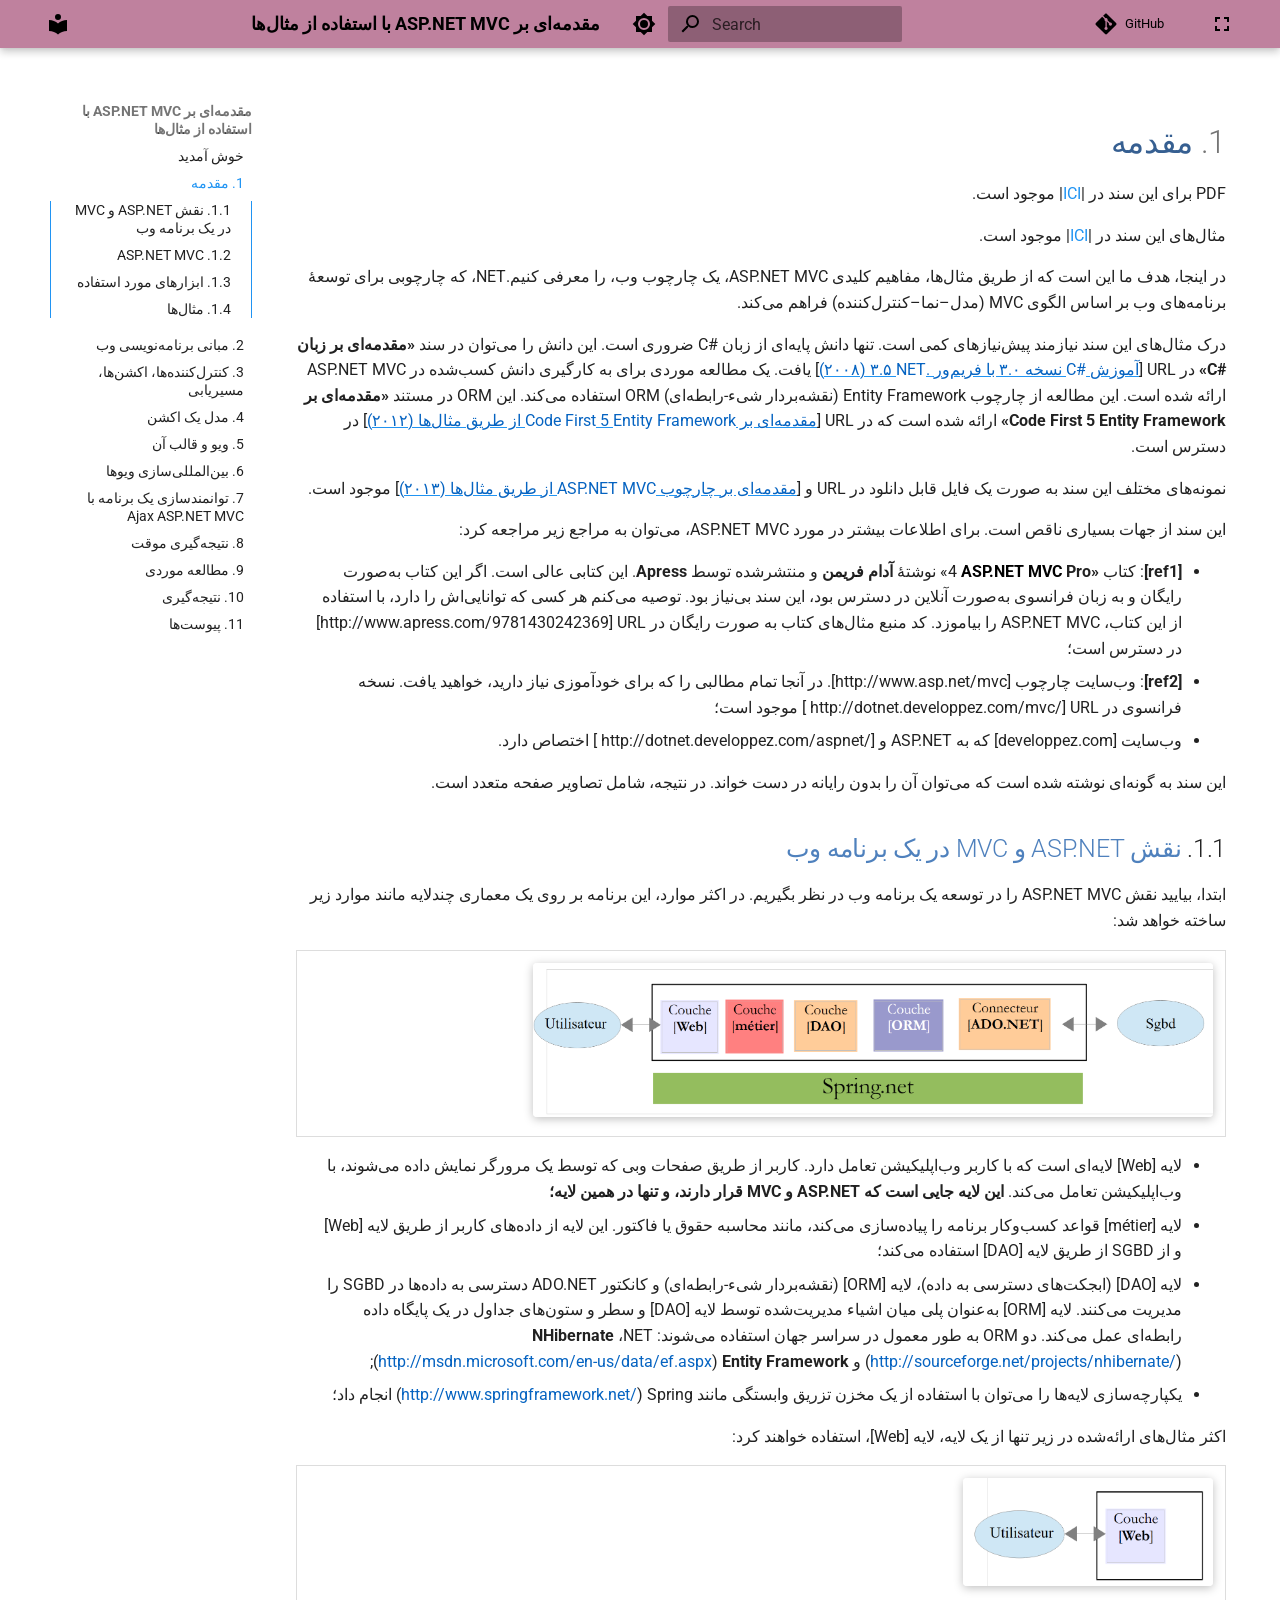
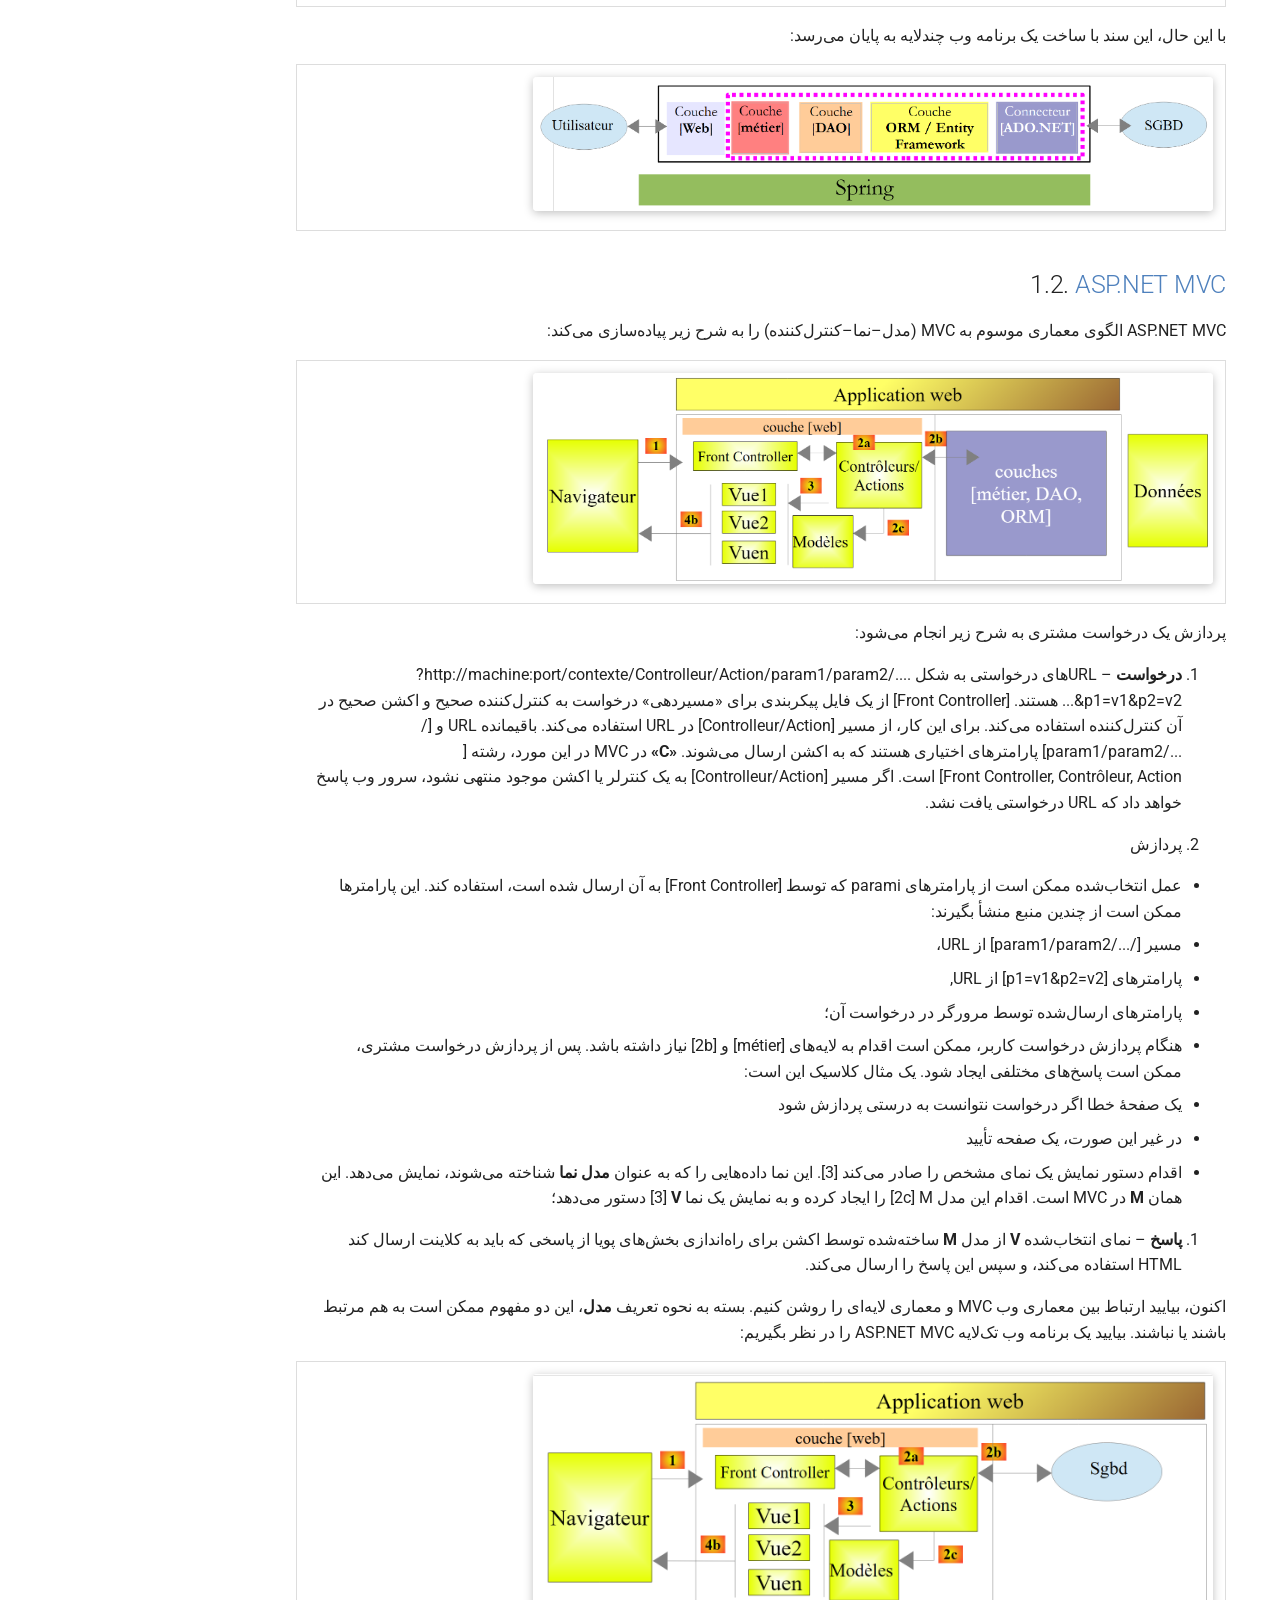
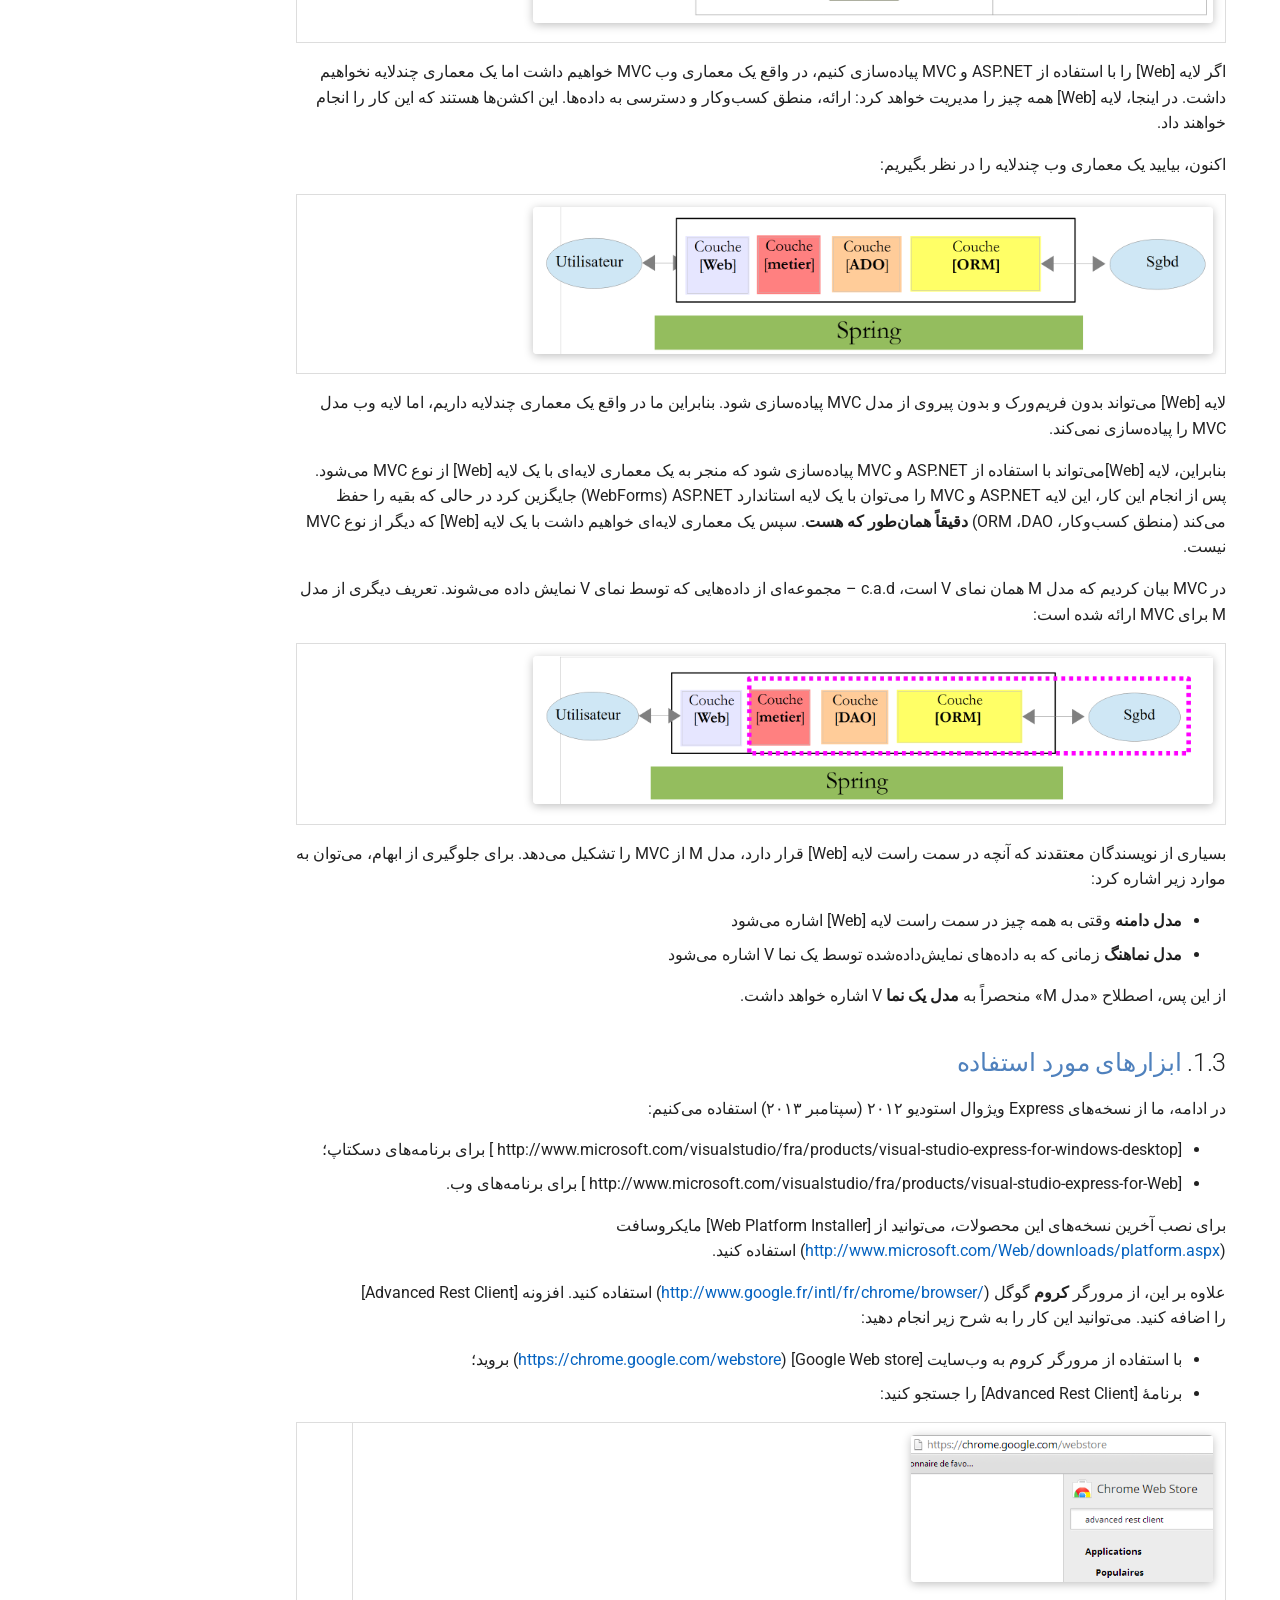
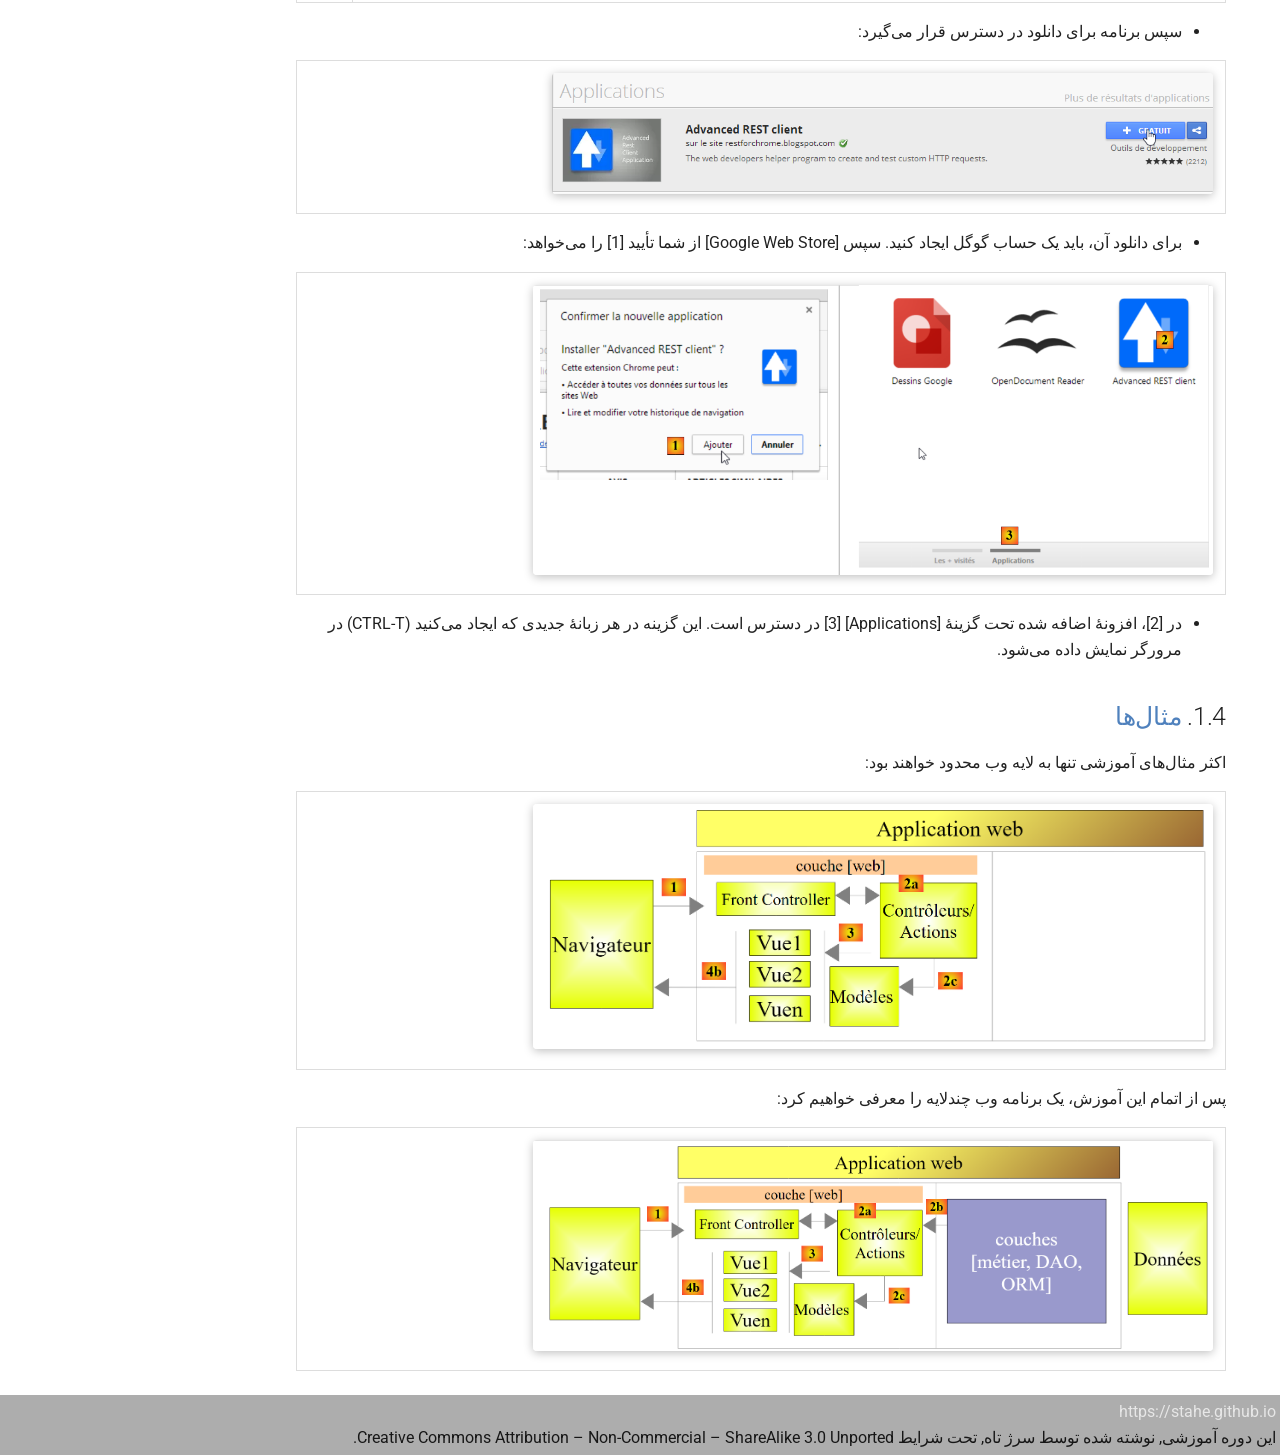
<file: mqdmh.html>
<!doctype html>
<html lang="en" class="no-js">
  <head>
    
      <meta charset="utf-8">
      <meta name="viewport" content="width=device-width,initial-scale=1">
      
        <meta name="description" content="مقدمه‌ای بر ASP.NET MVC با استفاده از مثال‌ها">
      
      
        <meta name="author" content="Serge Tahé">
      
      
        <link rel="canonical" href="https://stahe.github.io/fa-aspnetmvc-nov-2013/mqdmh.html">
      
      
        <link rel="prev" href="index.html">
      
      
        <link rel="next" href="mbny-brnmhnwysy-wb.html">
      
      
        
      
      
      <link rel="icon" href="assets/images/favicon.png">
      <meta name="generator" content="mkdocs-1.6.1, mkdocs-material-9.7.0">
    
    
      
        <title>1. مقدمه - مقدمه‌ای بر ASP.NET MVC با استفاده از مثال‌ها</title>
      
    
    
      <link rel="stylesheet" href="assets/stylesheets/main.618322db.min.css">
      
        
        <link rel="stylesheet" href="assets/stylesheets/palette.ab4e12ef.min.css">
      
      


    
    
      
    
    
      
        
        
        <link rel="preconnect" href="https://fonts.gstatic.com" crossorigin>
        <link rel="stylesheet" href="https://fonts.googleapis.com/css?family=Roboto:300,300i,400,400i,700,700i%7CRoboto+Mono:400,400i,700,700i&display=fallback">
        <style>:root{--md-text-font:"Roboto";--md-code-font:"Roboto Mono"}</style>
      
    
    
      <link rel="stylesheet" href="stylesheets/focus.css">
    
      <link rel="stylesheet" href="stylesheets/bidi.css">
    
    <script>__md_scope=new URL(".",location),__md_hash=e=>[...e].reduce(((e,_)=>(e<<5)-e+_.charCodeAt(0)),0),__md_get=(e,_=localStorage,t=__md_scope)=>JSON.parse(_.getItem(t.pathname+"."+e)),__md_set=(e,_,t=localStorage,a=__md_scope)=>{try{t.setItem(a.pathname+"."+e,JSON.stringify(_))}catch(e){}}</script>
    
      
  <script async src="https://www.googletagmanager.com/gtag/js?id=G-EBZC3JVJNR"></script>
  <script>
    window.dataLayer = window.dataLayer || [];
    function gtag(){dataLayer.push(arguments);}
    gtag('js', new Date());
    var siteName = "مقدمه‌ای بر ASP.NET MVC با استفاده از مثال‌ها";
    gtag('config', 'G-EBZC3JVJNR', {
        'page_title': siteName
    });
  </script>

    
    
  </head>
  
  
    
    
      
    
    
    
    
    <body dir="ltr" data-md-color-scheme="default" data-md-color-primary="blue" data-md-color-accent="purple">
  
    
    <input class="md-toggle" data-md-toggle="drawer" type="checkbox" id="__drawer" autocomplete="off">
    <input class="md-toggle" data-md-toggle="search" type="checkbox" id="__search" autocomplete="off">
    <label class="md-overlay" for="__drawer"></label>
    <div data-md-component="skip">
      
        
        <a href="#1" class="md-skip">
          Skip to content
        </a>
      
    </div>
    <div data-md-component="announce">
      
    </div>
    
    
      

  

<header class="md-header md-header--shadow" data-md-component="header">
  <nav class="md-header__inner md-grid" aria-label="Header">
    <a href="index.html" title="مقدمه‌ای بر ASP.NET MVC با استفاده از مثال‌ها" class="md-header__button md-logo" aria-label="مقدمه‌ای بر ASP.NET MVC با استفاده از مثال‌ها" data-md-component="logo">
      
  
  <svg xmlns="http://www.w3.org/2000/svg" viewBox="0 0 24 24"><path d="M12 8a3 3 0 0 0 3-3 3 3 0 0 0-3-3 3 3 0 0 0-3 3 3 3 0 0 0 3 3m0 3.54C9.64 9.35 6.5 8 3 8v11c3.5 0 6.64 1.35 9 3.54 2.36-2.19 5.5-3.54 9-3.54V8c-3.5 0-6.64 1.35-9 3.54"/></svg>

    </a>
    <label class="md-header__button md-icon" for="__drawer">
      
      <svg xmlns="http://www.w3.org/2000/svg" viewBox="0 0 24 24"><path d="M3 6h18v2H3zm0 5h18v2H3zm0 5h18v2H3z"/></svg>
    </label>
    <div class="md-header__title" data-md-component="header-title">
      <div class="md-header__ellipsis">
        <div class="md-header__topic">
          <span class="md-ellipsis">
            مقدمه‌ای بر ASP.NET MVC با استفاده از مثال‌ها
          </span>
        </div>
        <div class="md-header__topic" data-md-component="header-topic">
          <span class="md-ellipsis">
            
              1. مقدمه
            
          </span>
        </div>
      </div>
    </div>
    
      
        <form class="md-header__option" data-md-component="palette">
  
    
    
    
    <input class="md-option" data-md-color-media="(prefers-color-scheme: light)" data-md-color-scheme="default" data-md-color-primary="blue" data-md-color-accent="purple"  aria-label="مخاطب به حالت تاریک"  type="radio" name="__palette" id="__palette_0">
    
      <label class="md-header__button md-icon" title="مخاطب به حالت تاریک" for="__palette_1" hidden>
        <svg xmlns="http://www.w3.org/2000/svg" viewBox="0 0 24 24"><path d="M12 8a4 4 0 0 0-4 4 4 4 0 0 0 4 4 4 4 0 0 0 4-4 4 4 0 0 0-4-4m0 10a6 6 0 0 1-6-6 6 6 0 0 1 6-6 6 6 0 0 1 6 6 6 6 0 0 1-6 6m8-9.31V4h-4.69L12 .69 8.69 4H4v4.69L.69 12 4 15.31V20h4.69L12 23.31 15.31 20H20v-4.69L23.31 12z"/></svg>
      </label>
    
  
    
    
    
    <input class="md-option" data-md-color-media="(prefers-color-scheme: dark)" data-md-color-scheme="slate" data-md-color-primary="blue" data-md-color-accent="purple"  aria-label="مخاطب به حالت روشن"  type="radio" name="__palette" id="__palette_1">
    
      <label class="md-header__button md-icon" title="مخاطب به حالت روشن" for="__palette_0" hidden>
        <svg xmlns="http://www.w3.org/2000/svg" viewBox="0 0 24 24"><path d="M12 18c-.89 0-1.74-.2-2.5-.55C11.56 16.5 13 14.42 13 12s-1.44-4.5-3.5-5.45C10.26 6.2 11.11 6 12 6a6 6 0 0 1 6 6 6 6 0 0 1-6 6m8-9.31V4h-4.69L12 .69 8.69 4H4v4.69L.69 12 4 15.31V20h4.69L12 23.31 15.31 20H20v-4.69L23.31 12z"/></svg>
      </label>
    
  
</form>
      
    
    
      <script>var palette=__md_get("__palette");if(palette&&palette.color){if("(prefers-color-scheme)"===palette.color.media){var media=matchMedia("(prefers-color-scheme: light)"),input=document.querySelector(media.matches?"[data-md-color-media='(prefers-color-scheme: light)']":"[data-md-color-media='(prefers-color-scheme: dark)']");palette.color.media=input.getAttribute("data-md-color-media"),palette.color.scheme=input.getAttribute("data-md-color-scheme"),palette.color.primary=input.getAttribute("data-md-color-primary"),palette.color.accent=input.getAttribute("data-md-color-accent")}for(var[key,value]of Object.entries(palette.color))document.body.setAttribute("data-md-color-"+key,value)}</script>
    
    
    
      
      
        <label class="md-header__button md-icon" for="__search">
          
          <svg xmlns="http://www.w3.org/2000/svg" viewBox="0 0 24 24"><path d="M9.5 3A6.5 6.5 0 0 1 16 9.5c0 1.61-.59 3.09-1.56 4.23l.27.27h.79l5 5-1.5 1.5-5-5v-.79l-.27-.27A6.52 6.52 0 0 1 9.5 16 6.5 6.5 0 0 1 3 9.5 6.5 6.5 0 0 1 9.5 3m0 2C7 5 5 7 5 9.5S7 14 9.5 14 14 12 14 9.5 12 5 9.5 5"/></svg>
        </label>
        <div class="md-search" data-md-component="search" role="dialog">
  <label class="md-search__overlay" for="__search"></label>
  <div class="md-search__inner" role="search">
    <form class="md-search__form" name="search">
      <input type="text" class="md-search__input" name="query" aria-label="Search" placeholder="Search" autocapitalize="off" autocorrect="off" autocomplete="off" spellcheck="false" data-md-component="search-query" required>
      <label class="md-search__icon md-icon" for="__search">
        
        <svg xmlns="http://www.w3.org/2000/svg" viewBox="0 0 24 24"><path d="M9.5 3A6.5 6.5 0 0 1 16 9.5c0 1.61-.59 3.09-1.56 4.23l.27.27h.79l5 5-1.5 1.5-5-5v-.79l-.27-.27A6.52 6.52 0 0 1 9.5 16 6.5 6.5 0 0 1 3 9.5 6.5 6.5 0 0 1 9.5 3m0 2C7 5 5 7 5 9.5S7 14 9.5 14 14 12 14 9.5 12 5 9.5 5"/></svg>
        
        <svg xmlns="http://www.w3.org/2000/svg" viewBox="0 0 24 24"><path d="M20 11v2H8l5.5 5.5-1.42 1.42L4.16 12l7.92-7.92L13.5 5.5 8 11z"/></svg>
      </label>
      <nav class="md-search__options" aria-label="Search">
        
        <button type="reset" class="md-search__icon md-icon" title="Clear" aria-label="Clear" tabindex="-1">
          
          <svg xmlns="http://www.w3.org/2000/svg" viewBox="0 0 24 24"><path d="M19 6.41 17.59 5 12 10.59 6.41 5 5 6.41 10.59 12 5 17.59 6.41 19 12 13.41 17.59 19 19 17.59 13.41 12z"/></svg>
        </button>
      </nav>
      
    </form>
    <div class="md-search__output">
      <div class="md-search__scrollwrap" tabindex="0" data-md-scrollfix>
        <div class="md-search-result" data-md-component="search-result">
          <div class="md-search-result__meta">
            Initializing search
          </div>
          <ol class="md-search-result__list" role="presentation"></ol>
        </div>
      </div>
    </div>
  </div>
</div>
      
    
    
      <div class="md-header__source">
        <a href="https://stahe.github.io/fa-aspnetmvc-nov-2013" title="Go to repository" class="md-source" data-md-component="source">
  <div class="md-source__icon md-icon">
    
    <svg xmlns="http://www.w3.org/2000/svg" viewBox="0 0 448 512"><!--! Font Awesome Free 7.1.0 by @fontawesome - https://fontawesome.com License - https://fontawesome.com/license/free (Icons: CC BY 4.0, Fonts: SIL OFL 1.1, Code: MIT License) Copyright 2025 Fonticons, Inc.--><path d="M439.6 236.1 244 40.5c-5.4-5.5-12.8-8.5-20.4-8.5s-15 3-20.4 8.4L162.5 81l51.5 51.5c27.1-9.1 52.7 16.8 43.4 43.7l49.7 49.7c34.2-11.8 61.2 31 35.5 56.7-26.5 26.5-70.2-2.9-56-37.3L240.3 199v121.9c25.3 12.5 22.3 41.8 9.1 55-6.4 6.4-15.2 10.1-24.3 10.1s-17.8-3.6-24.3-10.1c-17.6-17.6-11.1-46.9 11.2-56v-123c-20.8-8.5-24.6-30.7-18.6-45L142.6 101 8.5 235.1C3 240.6 0 247.9 0 255.5s3 15 8.5 20.4l195.6 195.7c5.4 5.4 12.7 8.4 20.4 8.4s15-3 20.4-8.4l194.7-194.7c5.4-5.4 8.4-12.8 8.4-20.4s-3-15-8.4-20.4"/></svg>
  </div>
  <div class="md-source__repository">
    GitHub
  </div>
</a>
      </div>
    
  </nav>
  
</header>
    
    <div class="md-container" data-md-component="container">
      
      
        
          
        
      
      <main class="md-main" data-md-component="main">
        <div class="md-main__inner md-grid">
          
            
              
              <div class="md-sidebar md-sidebar--primary" data-md-component="sidebar" data-md-type="navigation" >
                <div class="md-sidebar__scrollwrap">
                  <div class="md-sidebar__inner">
                    



  

<nav class="md-nav md-nav--primary md-nav--integrated" aria-label="Navigation" data-md-level="0">
  <label class="md-nav__title" for="__drawer">
    <a href="index.html" title="مقدمه‌ای بر ASP.NET MVC با استفاده از مثال‌ها" class="md-nav__button md-logo" aria-label="مقدمه‌ای بر ASP.NET MVC با استفاده از مثال‌ها" data-md-component="logo">
      
  
  <svg xmlns="http://www.w3.org/2000/svg" viewBox="0 0 24 24"><path d="M12 8a3 3 0 0 0 3-3 3 3 0 0 0-3-3 3 3 0 0 0-3 3 3 3 0 0 0 3 3m0 3.54C9.64 9.35 6.5 8 3 8v11c3.5 0 6.64 1.35 9 3.54 2.36-2.19 5.5-3.54 9-3.54V8c-3.5 0-6.64 1.35-9 3.54"/></svg>

    </a>
    مقدمه‌ای بر ASP.NET MVC با استفاده از مثال‌ها
  </label>
  
    <div class="md-nav__source">
      <a href="https://stahe.github.io/fa-aspnetmvc-nov-2013" title="Go to repository" class="md-source" data-md-component="source">
  <div class="md-source__icon md-icon">
    
    <svg xmlns="http://www.w3.org/2000/svg" viewBox="0 0 448 512"><!--! Font Awesome Free 7.1.0 by @fontawesome - https://fontawesome.com License - https://fontawesome.com/license/free (Icons: CC BY 4.0, Fonts: SIL OFL 1.1, Code: MIT License) Copyright 2025 Fonticons, Inc.--><path d="M439.6 236.1 244 40.5c-5.4-5.5-12.8-8.5-20.4-8.5s-15 3-20.4 8.4L162.5 81l51.5 51.5c27.1-9.1 52.7 16.8 43.4 43.7l49.7 49.7c34.2-11.8 61.2 31 35.5 56.7-26.5 26.5-70.2-2.9-56-37.3L240.3 199v121.9c25.3 12.5 22.3 41.8 9.1 55-6.4 6.4-15.2 10.1-24.3 10.1s-17.8-3.6-24.3-10.1c-17.6-17.6-11.1-46.9 11.2-56v-123c-20.8-8.5-24.6-30.7-18.6-45L142.6 101 8.5 235.1C3 240.6 0 247.9 0 255.5s3 15 8.5 20.4l195.6 195.7c5.4 5.4 12.7 8.4 20.4 8.4s15-3 20.4-8.4l194.7-194.7c5.4-5.4 8.4-12.8 8.4-20.4s-3-15-8.4-20.4"/></svg>
  </div>
  <div class="md-source__repository">
    GitHub
  </div>
</a>
    </div>
  
  <ul class="md-nav__list" data-md-scrollfix>
    
      
      
  
  
  
  
    <li class="md-nav__item">
      <a href="index.html" class="md-nav__link">
        
  
  
  <span class="md-ellipsis">
    
  
    خوش آمدید
  

    
  </span>
  
  

      </a>
    </li>
  

    
      
      
  
  
    
  
  
  
    <li class="md-nav__item md-nav__item--active">
      
      <input class="md-nav__toggle md-toggle" type="checkbox" id="__toc">
      
      
        
      
      
        <label class="md-nav__link md-nav__link--active" for="__toc">
          
  
  
  <span class="md-ellipsis">
    
  
    1. مقدمه
  

    
  </span>
  
  

          <span class="md-nav__icon md-icon"></span>
        </label>
      
      <a href="mqdmh.html" class="md-nav__link md-nav__link--active">
        
  
  
  <span class="md-ellipsis">
    
  
    1. مقدمه
  

    
  </span>
  
  

      </a>
      
        

<nav class="md-nav md-nav--secondary" aria-label="Table of contents">
  
  
  
    
  
  
    <label class="md-nav__title" for="__toc">
      <span class="md-nav__icon md-icon"></span>
      Table of contents
    </label>
    <ul class="md-nav__list" data-md-component="toc" data-md-scrollfix>
      
        <li class="md-nav__item">
  <a href="#11-aspnet-mvc" class="md-nav__link">
    <span class="md-ellipsis">
      
        1.1. نقش ASP.NET و MVC در یک برنامه وب
      
    </span>
  </a>
  
</li>
      
        <li class="md-nav__item">
  <a href="#12-aspnet-mvc" class="md-nav__link">
    <span class="md-ellipsis">
      
        1.2. ASP.NET MVC
      
    </span>
  </a>
  
</li>
      
        <li class="md-nav__item">
  <a href="#13" class="md-nav__link">
    <span class="md-ellipsis">
      
        1.3. ابزارهای مورد استفاده
      
    </span>
  </a>
  
</li>
      
        <li class="md-nav__item">
  <a href="#14" class="md-nav__link">
    <span class="md-ellipsis">
      
        1.4. مثال‌ها
      
    </span>
  </a>
  
</li>
      
    </ul>
  
</nav>
      
    </li>
  

    
      
      
  
  
  
  
    <li class="md-nav__item">
      <a href="mbny-brnmhnwysy-wb.html" class="md-nav__link">
        
  
  
  <span class="md-ellipsis">
    
  
    2. مبانی برنامه‌نویسی وب
  

    
  </span>
  
  

      </a>
    </li>
  

    
      
      
  
  
  
  
    <li class="md-nav__item">
      <a href="khntrlkhnndhh-khshnh-msyryby.html" class="md-nav__link">
        
  
  
  <span class="md-ellipsis">
    
  
    3. کنترل‌کننده‌ها، اکشن‌ها، مسیریابی
  

    
  </span>
  
  

      </a>
    </li>
  

    
      
      
  
  
  
  
    <li class="md-nav__item">
      <a href="mdl-ykh-khshn.html" class="md-nav__link">
        
  
  
  <span class="md-ellipsis">
    
  
    4. مدل یک اکشن
  

    
  </span>
  
  

      </a>
    </li>
  

    
      
      
  
  
  
  
    <li class="md-nav__item">
      <a href="wyw-w-qlb-an.html" class="md-nav__link">
        
  
  
  <span class="md-ellipsis">
    
  
    5. ویو و قالب آن
  

    
  </span>
  
  

      </a>
    </li>
  

    
      
      
  
  
  
  
    <li class="md-nav__item">
      <a href="bynlmllyszy-wywh.html" class="md-nav__link">
        
  
  
  <span class="md-ellipsis">
    
  
    6. بین‌المللی‌سازی ویوها
  

    
  </span>
  
  

      </a>
    </li>
  

    
      
      
  
  
  
  
    <li class="md-nav__item">
      <a href="twnmndszy-ykh-brnmh-b-ajax-aspnet-mvc.html" class="md-nav__link">
        
  
  
  <span class="md-ellipsis">
    
  
    7. توانمندسازی یک برنامه با Ajax ASP.NET MVC
  

    
  </span>
  
  

      </a>
    </li>
  

    
      
      
  
  
  
  
    <li class="md-nav__item">
      <a href="ntyjhgyry-mwqt.html" class="md-nav__link">
        
  
  
  <span class="md-ellipsis">
    
  
    8. نتیجه‌گیری موقت
  

    
  </span>
  
  

      </a>
    </li>
  

    
      
      
  
  
  
  
    <li class="md-nav__item">
      <a href="mlh-mwrdy.html" class="md-nav__link">
        
  
  
  <span class="md-ellipsis">
    
  
    9. مطالعه موردی
  

    
  </span>
  
  

      </a>
    </li>
  

    
      
      
  
  
  
  
    <li class="md-nav__item">
      <a href="ntyjhgyry.html" class="md-nav__link">
        
  
  
  <span class="md-ellipsis">
    
  
    10. نتیجه‌گیری
  

    
  </span>
  
  

      </a>
    </li>
  

    
      
      
  
  
  
  
    <li class="md-nav__item">
      <a href="pywsth.html" class="md-nav__link">
        
  
  
  <span class="md-ellipsis">
    
  
    11. پیوست‌ها
  

    
  </span>
  
  

      </a>
    </li>
  

    
  </ul>
</nav>
                  </div>
                </div>
              </div>
            
            
          
          
            <div class="md-content" data-md-component="content">
              
              <article class="md-content__inner md-typeset">
                
                  



<p><span id="refheading1882601168461456" name="refheading1882601168461456" class="odt-bookmark-anchor"></span></p>
<h1 id="1">1. <span style="color: #365f91">مقدمه</span></h1>
<p><bdi dir="ltr" class="odt-ltr-term">PDF</bdi> برای این سند در |<a href="https://1drv.ms/b/c/f53a919f43d27eb5/IQCqqM9W0Gv_TKw178TfgbcSAY09muNT5PO3UWYlM9EHD4w?e=y92xr9"><bdi dir="ltr" class="odt-ltr-term">ICI</bdi></a>| موجود است.</p>
<p>مثال‌های این سند در |<a href="https://1drv.ms/u/c/f53a919f43d27eb5/IQCKNeWRQFCfSqwnA6RDUJ7yAd9qZkIe89vFgFNJvCBIS6o?e=Pv92Nd"><bdi dir="ltr" class="odt-ltr-term">ICI</bdi></a>| موجود است.</p>
<p>در اینجا، هدف ما این است که از طریق مثال‌ها، مفاهیم کلیدی <bdi dir="ltr" class="odt-ltr-term">ASP.NET MVC</bdi>، یک چارچوب وب، را معرفی کنیم.<bdi dir="ltr" class="odt-ltr-term">NET</bdi>، که چارچوبی برای توسعهٔ برنامه‌های وب بر اساس الگوی <bdi dir="ltr" class="odt-ltr-term">MVC</bdi> (مدل–نما–کنترل‌کننده) فراهم می‌کند.</p>
<p>درک مثال‌های این سند نیازمند پیش‌نیازهای کمی است. تنها دانش پایه‌ای از زبان <bdi dir="ltr" class="odt-ltr-term">C#</bdi> ضروری است. این دانش را می‌توان در سند <strong>«مقدمه‌ای بر زبان <bdi dir="ltr" class="odt-ltr-term">C#</bdi>»</strong> در <bdi dir="ltr" class="odt-ltr-term">URL</bdi> [<a href="https://stahe.github.io/fa-csharp-mai-2008/"><u><span style="color: #0563c1">آموزش <bdi dir="ltr" class="odt-ltr-term">C#</bdi> نسخه ۳.۰ با فریم‌ور .<bdi dir="ltr" class="odt-ltr-term">NET</bdi> ۳.۵ (۲۰۰۸)</span></u></a>] یافت. یک مطالعه موردی برای به کارگیری دانش کسب‌شده در <bdi dir="ltr" class="odt-ltr-term">ASP.NET MVC</bdi> ارائه شده است. این مطالعه از چارچوب <bdi dir="ltr" class="odt-ltr-term">Entity Framework</bdi> (نقشه‌بردار شیء-رابطه‌ای) <bdi dir="ltr" class="odt-ltr-term">ORM</bdi> استفاده می‌کند. این <bdi dir="ltr" class="odt-ltr-term">ORM</bdi> در مستند <strong>«مقدمه‌ای بر <bdi dir="ltr" class="odt-ltr-term">Entity Framework</bdi> 5 <bdi dir="ltr" class="odt-ltr-term">Code First</bdi>»</strong> ارائه شده است که در <bdi dir="ltr" class="odt-ltr-term">URL</bdi> [<a href="https://stahe.github.io/fa-ef5cf-oct-2012/"><u><span style="color: #0563c1">مقدمه‌ای بر <bdi dir="ltr" class="odt-ltr-term">Entity Framework</bdi> 5 <bdi dir="ltr" class="odt-ltr-term">Code First</bdi> از طریق مثال‌ها (۲۰۱۲)</span></u></a>] در دسترس است.</p>
<p>نمونه‌های مختلف این سند به صورت یک فایل قابل دانلود در <bdi dir="ltr" class="odt-ltr-term">URL</bdi> و [<a href="https://stahe.github.io/fa-aspnetmvc-nov-2013/"><u><span style="color: #0563c1">مقدمه‌ای بر چارچوب <bdi dir="ltr" class="odt-ltr-term">ASP.NET MVC</bdi> از طریق مثال‌ها (۲۰۱۳)</span></u></a>] موجود است.</p>
<p>این سند از جهات بسیاری ناقص است. برای اطلاعات بیشتر در مورد <bdi dir="ltr" class="odt-ltr-term">ASP.NET MVC</bdi>، می‌توان به مراجع زیر مراجعه کرد:</p>
<ul>
<li><strong>[<bdi dir="ltr" class="odt-ltr-term">ref1</bdi>]</strong>: کتاب <strong>«<bdi dir="ltr" class="odt-ltr-term">Pro</bdi></strong> <strong><span style="color: #000000"><bdi dir="ltr" class="odt-ltr-term">ASP.NET MVC</bdi></span></strong> 4» نوشتهٔ <strong>آدام فریمن</strong> و منتشرشده توسط <strong><bdi dir="ltr" class="odt-ltr-term">Apress</bdi></strong>. این کتابی عالی است. اگر این کتاب به‌صورت رایگان و به زبان فرانسوی به‌صورت آنلاین در دسترس بود، این سند بی‌نیاز بود. توصیه می‌کنم هر کسی که توانایی‌اش را دارد، با استفاده از این کتاب، <bdi dir="ltr" class="odt-ltr-term">ASP.NET MVC</bdi> را بیاموزد. کد منبع مثال‌های کتاب به صورت رایگان در <bdi dir="ltr" class="odt-ltr-term">URL</bdi> [<bdi dir="ltr" class="odt-ltr-term">http://www.apress.com/9781430242369</bdi>] در دسترس است؛</li>
<li><strong>[<bdi dir="ltr" class="odt-ltr-term">ref2</bdi>]</strong>: وب‌سایت چارچوب [<bdi dir="ltr" class="odt-ltr-term">http://www.asp.net/mvc</bdi>]. در آنجا تمام مطالبی را که برای خودآموزی نیاز دارید، خواهید یافت. نسخه فرانسوی در <bdi dir="ltr" class="odt-ltr-term">URL</bdi> [<bdi dir="ltr" class="odt-ltr-term">http://dotnet.developpez.com/mvc/</bdi> ] موجود است؛</li>
<li>وب‌سایت [<bdi dir="ltr" class="odt-ltr-term">developpez.com</bdi>] که به <bdi dir="ltr" class="odt-ltr-term">ASP.NET</bdi> و [<bdi dir="ltr" class="odt-ltr-term">http://dotnet.developpez.com/aspnet/</bdi> ] اختصاص دارد.</li>
</ul>
<p>این سند به گونه‌ای نوشته شده است که می‌توان آن را بدون رایانه در دست خواند. در نتیجه، شامل تصاویر صفحه متعدد است.</p>
<p><span id="refheading99511454977699" name="refheading99511454977699" class="odt-bookmark-anchor"></span></p>
<h2 id="11-aspnet-mvc">1.1. <span style="color: #4f81bd">نقش <bdi dir="ltr" class="odt-ltr-term">ASP.NET</bdi> و <bdi dir="ltr" class="odt-ltr-term">MVC</bdi> در یک برنامه وب</span></h2>
<p>ابتدا، بیایید نقش <bdi dir="ltr" class="odt-ltr-term">ASP.NET MVC</bdi> را در توسعه یک برنامه وب در نظر بگیریم. در اکثر موارد، این برنامه بر روی یک معماری چندلایه مانند موارد زیر ساخته خواهد شد:</p>
<table dir="rtl" class="odt-table" style="border-collapse: collapse; width: 100%; margin-bottom: 1em;"><tr><td dir="rtl" style="border: 1px solid #ddd; padding: 8px; vertical-align: top; text-align: right;"><img src="images/10000000000007D8000001C76DFA2B2A.png" width="680" height="154" style="display:inline-block; margin:4px;width:17.999cm;height:4.078cm;" class="odt-zoomable" data-zoom-src="images/10000000000007D8000001C76DFA2B2A.png" /></td></tr></table>

<ul>
<li>لایه [<bdi dir="ltr" class="odt-ltr-term">Web</bdi>] لایه‌ای است که با کاربر وب‌اپلیکیشن تعامل دارد. کاربر از طریق صفحات وبی که توسط یک مرورگر نمایش داده می‌شوند، با وب‌اپلیکیشن تعامل می‌کند. <strong>این لایه جایی است که <bdi dir="ltr" class="odt-ltr-term">ASP.NET</bdi> و <bdi dir="ltr" class="odt-ltr-term">MVC</bdi> قرار دارند، و تنها در همین لایه؛</strong></li>
<li>لایه [<bdi dir="ltr" class="odt-ltr-term">métier</bdi>] قواعد کسب‌وکار برنامه را پیاده‌سازی می‌کند، مانند محاسبه حقوق یا فاکتور. این لایه از داده‌های کاربر از طریق لایه [<bdi dir="ltr" class="odt-ltr-term">Web</bdi>] و از <bdi dir="ltr" class="odt-ltr-term">SGBD</bdi> از طریق لایه [<bdi dir="ltr" class="odt-ltr-term">DAO</bdi>] استفاده می‌کند؛</li>
<li>لایه [<bdi dir="ltr" class="odt-ltr-term">DAO</bdi>] (ابجکت‌های دسترسی به داده)، لایه [<bdi dir="ltr" class="odt-ltr-term">ORM</bdi>] (نقشه‌بردار شیء-رابطه‌ای) و کانکتور <bdi dir="ltr" class="odt-ltr-term">ADO.NET</bdi> دسترسی به داده‌ها در <bdi dir="ltr" class="odt-ltr-term">SGBD</bdi> را مدیریت می‌کنند. لایه [<bdi dir="ltr" class="odt-ltr-term">ORM</bdi>] به‌عنوان پلی میان اشیاء مدیریت‌شده توسط لایه [<bdi dir="ltr" class="odt-ltr-term">DAO</bdi>] و سطر و ستون‌های جداول در یک پایگاه داده رابطه‌ای عمل می‌کند. دو <bdi dir="ltr" class="odt-ltr-term">ORM</bdi> به طور معمول در سراسر جهان استفاده می‌شوند: <bdi dir="ltr" class="odt-ltr-term">NET</bdi>، <strong><bdi dir="ltr" class="odt-ltr-term">NHibernate</bdi></strong> (<a href="http://sourceforge.net/projects/nhibernate/"><u><span style="color: #0563c1"><bdi dir="ltr" class="odt-ltr-term">http://sourceforge.net/projects/nhibernate/</bdi></span></u></a>) و <strong><bdi dir="ltr" class="odt-ltr-term">Entity Framework</bdi></strong> (<a href="http://msdn.microsoft.com/en-us/data/ef.aspx"><u><span style="color: #0563c1"><bdi dir="ltr" class="odt-ltr-term">http://msdn.microsoft.com/en-us/data/ef.aspx</bdi></span></u></a>);</li>
<li>یکپارچه‌سازی لایه‌ها را می‌توان با استفاده از یک مخزن تزریق وابستگی مانند <bdi dir="ltr" class="odt-ltr-term">Spring</bdi> (<a href="http://www.springframework.net/"><u><span style="color: #0563c1"><bdi dir="ltr" class="odt-ltr-term">http://www.springframework.net/</bdi></span></u></a>) انجام داد؛</li>
</ul>
<p>اکثر مثال‌های ارائه‌شده در زیر تنها از یک لایه، لایه [<bdi dir="ltr" class="odt-ltr-term">Web</bdi>]، استفاده خواهند کرد:</p>
<table dir="rtl" class="odt-table" style="border-collapse: collapse; width: 100%; margin-bottom: 1em;"><tr><td dir="rtl" style="border: 1px solid #ddd; padding: 8px; vertical-align: top; text-align: right;"><img src="images/10000000000002CB000001344402A749.png" width="250" height="108" style="display:inline-block; margin:4px;width:6.62cm;height:2.85cm;" class="odt-zoomable" data-zoom-src="images/10000000000002CB000001344402A749.png" /></td></tr></table>

<p>با این حال، این سند با ساخت یک برنامه وب چندلایه به پایان می‌رسد:</p>
<table dir="rtl" class="odt-table" style="border-collapse: collapse; width: 100%; margin-bottom: 1em;"><tr><td dir="rtl" style="border: 1px solid #ddd; padding: 8px; vertical-align: top; text-align: right;"><img src="images/10000000000007E50000018DC284155D.png" width="680" height="134" style="display:inline-block; margin:4px;width:17.999cm;height:3.535cm;" class="odt-zoomable" data-zoom-src="images/10000000000007E50000018DC284155D.png" /></td></tr></table>

<p><span id="refheading99531454977699" name="refheading99531454977699" class="odt-bookmark-anchor"></span></p>
<h2 id="12-aspnet-mvc">1.2. <span style="color: #4f81bd"><bdi dir="ltr" class="odt-ltr-term">ASP.NET MVC</bdi></span></h2>
<p><bdi dir="ltr" class="odt-ltr-term">ASP.NET MVC</bdi> الگوی معماری موسوم به <bdi dir="ltr" class="odt-ltr-term">MVC</bdi> (مدل–نما–کنترل‌کننده) را به شرح زیر پیاده‌سازی می‌کند:</p>
<table dir="rtl" class="odt-table" style="border-collapse: collapse; width: 100%; margin-bottom: 1em;"><tr><td dir="rtl" style="border: 1px solid #ddd; padding: 8px; vertical-align: top; text-align: right;"><img src="images/1000000000000718000002334AE9A6E1.png" width="680" height="211" style="display:inline-block; margin:4px;width:17.999cm;height:5.579cm;" class="odt-zoomable" data-zoom-src="images/1000000000000718000002334AE9A6E1.png" /></td></tr></table>

<p>پردازش یک درخواست مشتری به شرح زیر انجام می‌شود:</p>
<ol>
<li><strong>درخواست</strong> – <bdi dir="ltr" class="odt-ltr-term">URL</bdi>های درخواستی به شکل <bdi dir="ltr" class="odt-ltr-term">http://machine:port/contexte/Controlleur/Action/param1/param2/....</bdi>?p1=v1&amp;p2=v2&amp;... هستند. [<bdi dir="ltr" class="odt-ltr-term">Front Controller</bdi>] از یک فایل پیکربندی برای «مسیردهی» درخواست به کنترل‌کننده صحیح و اکشن صحیح در آن کنترل‌کننده استفاده می‌کند. برای این کار، از مسیر [<bdi dir="ltr" class="odt-ltr-term">Controlleur/Action</bdi>] در <bdi dir="ltr" class="odt-ltr-term">URL</bdi> استفاده می‌کند. باقیمانده <bdi dir="ltr" class="odt-ltr-term">URL</bdi> و [/<bdi dir="ltr" class="odt-ltr-term">param1/param2/...</bdi>] پارامترهای اختیاری هستند که به اکشن ارسال می‌شوند. <strong>«<bdi dir="ltr" class="odt-ltr-term">C</bdi>»</strong> در <bdi dir="ltr" class="odt-ltr-term">MVC</bdi> در این مورد، رشته [<bdi dir="ltr" class="odt-ltr-term">Front Controller, Contrôleur, Action</bdi>] است. اگر مسیر [<bdi dir="ltr" class="odt-ltr-term">Controlleur/Action</bdi>] به یک کنترلر یا اکشن موجود منتهی نشود، سرور وب پاسخ خواهد داد که <bdi dir="ltr" class="odt-ltr-term">URL</bdi> درخواستی یافت نشد.</li>
</ol>
<ol start="2">
  <li>پردازش 
  </li>
</ol>
<ul>
  <li>عمل انتخاب‌شده ممکن است از پارامترهای <bdi dir="ltr" class="odt-ltr-term">parami</bdi> که توسط [<bdi dir="ltr" class="odt-ltr-term">Front Controller</bdi>] به آن ارسال شده است، استفاده کند. این پارامترها ممکن است از چندین منبع منشأ بگیرند:
  </li>
  <li>مسیر [/<bdi dir="ltr" class="odt-ltr-term">param1/param2/...</bdi>] از <bdi dir="ltr" class="odt-ltr-term">URL</bdi>،
  </li>
  <li>پارامترهای [p1=v1&amp;p2=v2] از <bdi dir="ltr" class="odt-ltr-term">URL</bdi>,
  </li>
  <li>پارامترهای ارسال‌شده توسط مرورگر در درخواست آن؛
  </li>
  <li>هنگام پردازش درخواست کاربر، ممکن است اقدام به لایه‌های [<bdi dir="ltr" class="odt-ltr-term">métier</bdi>] و [2b] نیاز داشته باشد. پس از پردازش درخواست مشتری، ممکن است پاسخ‌های مختلفی ایجاد شود. یک مثال کلاسیک این است:
  </li>
  <li>یک صفحهٔ خطا اگر درخواست نتوانست به درستی پردازش شود
  </li>
  <li>در غیر این صورت، یک صفحه تأیید
  </li>
  <li>اقدام دستور نمایش یک نمای مشخص را صادر می‌کند [3]. این نما داده‌هایی را که به عنوان <b>مدل نما </b>شناخته می‌شوند، نمایش می‌دهد. این همان <b><bdi dir="ltr" class="odt-ltr-term">M</bdi> </b>در <bdi dir="ltr" class="odt-ltr-term">MVC</bdi> است. اقدام این مدل <bdi dir="ltr" class="odt-ltr-term">M</bdi> [2c] را ایجاد کرده و به نمایش یک نما <b><bdi dir="ltr" class="odt-ltr-term">V</bdi> </b>[3] دستور می‌دهد؛
  </li>
</ul>
<ol>
  <li><b>پاسخ </b>– نمای انتخاب‌شده <b><bdi dir="ltr" class="odt-ltr-term">V</bdi> </b>از مدل <b><bdi dir="ltr" class="odt-ltr-term">M</bdi> </b>ساخته‌شده توسط اکشن برای راه‌اندازی بخش‌های پویا از پاسخی که باید به کلاینت ارسال کند <bdi dir="ltr" class="odt-ltr-term">HTML</bdi> استفاده می‌کند، و سپس این پاسخ را ارسال می‌کند.
  </li>
</ol>

<p>اکنون، بیایید ارتباط بین معماری وب <bdi dir="ltr" class="odt-ltr-term">MVC</bdi> و معماری لایه‌ای را روشن کنیم. بسته به نحوه تعریف <strong>مدل</strong>، این دو مفهوم ممکن است به هم مرتبط باشند یا نباشند. بیایید یک برنامه وب تک‌لایه <bdi dir="ltr" class="odt-ltr-term">ASP.NET MVC</bdi> را در نظر بگیریم:</p>
<table dir="rtl" class="odt-table" style="border-collapse: collapse; width: 100%; margin-bottom: 1em;"><tr><td dir="rtl" style="border: 1px solid #ddd; padding: 8px; vertical-align: top; text-align: right;"><img src="images/100000000000062E00000242EE335F0F.png" width="680" height="249" style="display:inline-block; margin:4px;width:17.999cm;height:6.576cm;" class="odt-zoomable" data-zoom-src="images/100000000000062E00000242EE335F0F.png" /></td></tr></table>

<p>اگر لایه [<bdi dir="ltr" class="odt-ltr-term">Web</bdi>] را با استفاده از <bdi dir="ltr" class="odt-ltr-term">ASP.NET</bdi> و <bdi dir="ltr" class="odt-ltr-term">MVC</bdi> پیاده‌سازی کنیم، در واقع یک معماری وب <bdi dir="ltr" class="odt-ltr-term">MVC</bdi> خواهیم داشت اما یک معماری چندلایه نخواهیم داشت. در اینجا، لایه [<bdi dir="ltr" class="odt-ltr-term">Web</bdi>] همه چیز را مدیریت خواهد کرد: ارائه، منطق کسب‌وکار و دسترسی به داده‌ها. این اکشن‌ها هستند که این کار را انجام خواهند داد.</p>
<p>اکنون، بیایید یک معماری وب چندلایه را در نظر بگیریم:</p>
<table dir="rtl" class="odt-table" style="border-collapse: collapse; width: 100%; margin-bottom: 1em;"><tr><td dir="rtl" style="border: 1px solid #ddd; padding: 8px; vertical-align: top; text-align: right;"><img src="images/10000000000007260000018CC3D6C76D.png" width="680" height="147" style="display:inline-block; margin:4px;width:17.999cm;height:3.895cm;" class="odt-zoomable" data-zoom-src="images/10000000000007260000018CC3D6C76D.png" /></td></tr></table>

<p>لایه [<bdi dir="ltr" class="odt-ltr-term">Web</bdi>] می‌تواند بدون فریم‌ورک و بدون پیروی از مدل <bdi dir="ltr" class="odt-ltr-term">MVC</bdi> پیاده‌سازی شود. بنابراین ما در واقع یک معماری چندلایه داریم، اما لایه وب مدل <bdi dir="ltr" class="odt-ltr-term">MVC</bdi> را پیاده‌سازی نمی‌کند.</p>
<p>بنابراین، لایه [<bdi dir="ltr" class="odt-ltr-term">Web</bdi>]می‌تواند با استفاده از <bdi dir="ltr" class="odt-ltr-term">ASP.NET</bdi> و <bdi dir="ltr" class="odt-ltr-term">MVC</bdi> پیاده‌سازی شود که منجر به یک معماری لایه‌ای با یک لایه [<bdi dir="ltr" class="odt-ltr-term">Web</bdi>] از نوع <bdi dir="ltr" class="odt-ltr-term">MVC</bdi> می‌شود. پس از انجام این کار، این لایه <bdi dir="ltr" class="odt-ltr-term">ASP.NET</bdi> و <bdi dir="ltr" class="odt-ltr-term">MVC</bdi> را می‌توان با یک لایه استاندارد <bdi dir="ltr" class="odt-ltr-term">ASP.NET</bdi> (<bdi dir="ltr" class="odt-ltr-term">WebForms</bdi>) جایگزین کرد در حالی که بقیه را حفظ می‌کند (منطق کسب‌وکار، <bdi dir="ltr" class="odt-ltr-term">DAO</bdi>، <bdi dir="ltr" class="odt-ltr-term">ORM</bdi>) <strong>دقیقاً همان‌طور که هست</strong>.  سپس یک معماری لایه‌ای خواهیم داشت با یک لایه [<bdi dir="ltr" class="odt-ltr-term">Web</bdi>] که دیگر از نوع <bdi dir="ltr" class="odt-ltr-term">MVC</bdi> نیست.</p>
<p>در <bdi dir="ltr" class="odt-ltr-term">MVC</bdi> بیان کردیم که مدل <bdi dir="ltr" class="odt-ltr-term">M</bdi> همان نمای <bdi dir="ltr" class="odt-ltr-term">V</bdi> است، <bdi dir="ltr" class="odt-ltr-term">c.a.d</bdi> – مجموعه‌ای از داده‌هایی که توسط نمای <bdi dir="ltr" class="odt-ltr-term">V</bdi> نمایش داده می‌شوند. تعریف دیگری از مدل <bdi dir="ltr" class="odt-ltr-term">M</bdi> برای <bdi dir="ltr" class="odt-ltr-term">MVC</bdi> ارائه شده است:</p>
<table dir="rtl" class="odt-table" style="border-collapse: collapse; width: 100%; margin-bottom: 1em;"><tr><td dir="rtl" style="border: 1px solid #ddd; padding: 8px; vertical-align: top; text-align: right;"><img src="images/100000000000076E0000019EAC026A07.png" width="680" height="148" style="display:inline-block; margin:4px;width:17.999cm;height:3.918cm;" class="odt-zoomable" data-zoom-src="images/100000000000076E0000019EAC026A07.png" /></td></tr></table>

<p>بسیاری از نویسندگان معتقدند که آنچه در سمت راست لایه [<bdi dir="ltr" class="odt-ltr-term">Web</bdi>] قرار دارد، مدل <bdi dir="ltr" class="odt-ltr-term">M</bdi> از <bdi dir="ltr" class="odt-ltr-term">MVC</bdi> را تشکیل می‌دهد. برای جلوگیری از ابهام، می‌توان به موارد زیر اشاره کرد:</p>
<ul>
  <li><b>مدل دامنه </b>وقتی به همه چیز در سمت راست لایه [<bdi dir="ltr" class="odt-ltr-term">Web</bdi>] اشاره می‌شود
  </li>
  <li><b>مدل نماهنگ </b>زمانی که به داده‌های نمایش‌داده‌شده توسط یک نما <bdi dir="ltr" class="odt-ltr-term">V</bdi> اشاره می‌شود
  </li>
</ul>

<p>از این پس، اصطلاح «مدل <bdi dir="ltr" class="odt-ltr-term">M</bdi>» منحصراً به <strong>مدل یک نما</strong> <bdi dir="ltr" class="odt-ltr-term">V</bdi> اشاره خواهد داشت.</p>
<p><span id="refheading99551454977699" name="refheading99551454977699" class="odt-bookmark-anchor"></span></p>
<h2 id="13">1.3. <span style="color: #4f81bd">ابزارهای مورد استفاده</span></h2>
<p>در ادامه، ما از نسخه‌های <bdi dir="ltr" class="odt-ltr-term">Express</bdi> ویژوال استودیو ۲۰۱۲ (سپتامبر ۲۰۱۳) استفاده می‌کنیم:</p>
<ul>
  <li>[<bdi dir="ltr" class="odt-ltr-term">http://www.microsoft.com/visualstudio/fra/products/visual-studio-express-for-windows-desktop</bdi> ] برای برنامه‌های دسکتاپ؛
  </li>
  <li>[<bdi dir="ltr" class="odt-ltr-term">http://www.microsoft.com/visualstudio/fra/products/visual-studio-express-for-Web</bdi> ] برای برنامه‌های وب.
  </li>
</ul>

<p>برای نصب آخرین نسخه‌های این محصولات، می‌توانید از [<bdi dir="ltr" class="odt-ltr-term">Web Platform Installer</bdi>] مایکروسافت (<a href="http://www.microsoft.com/web/downloads/platform.aspx"><u><span style="color: #0563c1"><bdi dir="ltr" class="odt-ltr-term">http://www.microsoft.com/Web/downloads/platform.aspx</bdi></span></u></a>) استفاده کنید.</p>
<p>علاوه بر این، از مرورگر <strong>کروم</strong> گوگل (<a href="http://www.google.fr/intl/fr/chrome/browser/"><u><span style="color: #0563c1"><bdi dir="ltr" class="odt-ltr-term">http://www.google.fr/intl/fr/chrome/browser/</bdi></span></u></a>) استفاده کنید. افزونه [<bdi dir="ltr" class="odt-ltr-term">Advanced Rest Client</bdi>]<span id="advanced-rest-client" name="advanced-rest-client" class="odt-bookmark-anchor"></span> را اضافه کنید. می‌توانید این کار را به شرح زیر انجام دهید:</p>
<ul>
  <li>با استفاده از مرورگر کروم به وب‌سایت [<bdi dir="ltr" class="odt-ltr-term">Google Web store</bdi>] (<a href="https://chrome.google.com/webstore"><u><span style="color: #0563c1"><bdi dir="ltr" class="odt-ltr-term">https://chrome.google.com/webstore</bdi></span></u></a>) بروید؛
  </li>
  <li>برنامۀ [<bdi dir="ltr" class="odt-ltr-term">Advanced Rest Client</bdi>] را جستجو کنید:
  </li>
</ul>

<table dir="rtl" class="odt-table" style="border-collapse: collapse; width: 100%; margin-bottom: 1em;"><tr><td dir="rtl" style="border: 1px solid #ddd; padding: 8px; vertical-align: top; text-align: right;"><img src="images/10000000000001B0000000D21DA44C58.png" width="302" height="147" style="display:inline-block; margin:4px;width:7.999cm;height:3.889cm;" class="odt-zoomable" data-zoom-src="images/10000000000001B0000000D21DA44C58.png" /></td><td dir="rtl" style="border: 1px solid #ddd; padding: 8px; vertical-align: top; text-align: right;">&nbsp;</td></tr></table>

<ul>
  <li>سپس برنامه برای دانلود در دسترس قرار می‌گیرد:
  </li>
</ul>

<table dir="rtl" class="odt-table" style="border-collapse: collapse; width: 100%; margin-bottom: 1em;"><tr><td dir="rtl" style="border: 1px solid #ddd; padding: 8px; vertical-align: top; text-align: right;"><img src="images/10000000000003BB000000AE1112526C.png" width="661" height="120" style="display:inline-block; margin:4px;width:17.48cm;height:3.184cm;" class="odt-zoomable" data-zoom-src="images/10000000000003BB000000AE1112526C.png" /></td></tr></table>

<ul>
  <li>برای دانلود آن، باید یک حساب گوگل ایجاد کنید. سپس [<bdi dir="ltr" class="odt-ltr-term">Google Web Store</bdi>] از شما تأیید [1] را می‌خواهد:
  </li>
</ul>

<table dir="rtl" class="odt-table" style="border-collapse: collapse; width: 100%; margin-bottom: 1em;"><tr><td dir="rtl" style="border: 1px solid #ddd; padding: 8px; vertical-align: top; text-align: right;"><img src="images/100000000000083800000381099DA849.png" width="680" height="290" style="display:inline-block; margin:4px;width:17.999cm;height:7.673cm;" class="odt-zoomable" data-zoom-src="images/100000000000083800000381099DA849.png" /></td></tr></table>

<ul>
  <li>در [2]، افزونهٔ اضافه شده تحت گزینهٔ [<bdi dir="ltr" class="odt-ltr-term">Applications</bdi>] [3] در دسترس است. این گزینه در هر زبانهٔ جدیدی که ایجاد می‌کنید (<bdi dir="ltr" class="odt-ltr-term">CTRL-T</bdi>) در مرورگر نمایش داده می‌شود.
  </li>
</ul>

<p><span id="refheading99631454977699" name="refheading99631454977699" class="odt-bookmark-anchor"></span></p>
<h2 id="14">1.4. <span style="color: #4f81bd">مثال‌ها</span></h2>
<p>اکثر مثال‌های آموزشی تنها به لایه وب محدود خواهند بود:</p>
<table dir="rtl" class="odt-table" style="border-collapse: collapse; width: 100%; margin-bottom: 1em;"><tr><td dir="rtl" style="border: 1px solid #ddd; padding: 8px; vertical-align: top; text-align: right;"><img src="images/10000000000006370000023DEEFC5AC7.png" width="680" height="245" style="display:inline-block; margin:4px;width:17.999cm;height:6.482cm;" class="odt-zoomable" data-zoom-src="images/10000000000006370000023DEEFC5AC7.png" /></td></tr></table>

<p>پس از اتمام این آموزش، یک برنامه وب چندلایه را معرفی خواهیم کرد:</p>
<table dir="rtl" class="odt-table" style="border-collapse: collapse; width: 100%; margin-bottom: 1em;"><tr><td dir="rtl" style="border: 1px solid #ddd; padding: 8px; vertical-align: top; text-align: right;"><img src="images/100000000000071F000002349B70ADB8.png" width="680" height="210" style="display:inline-block; margin:4px;width:17.999cm;height:5.567cm;" class="odt-zoomable" data-zoom-src="images/100000000000071F000002349B70ADB8.png" /></td></tr></table>









  




                
              </article>
            </div>
          
          
<script>var target=document.getElementById(location.hash.slice(1));target&&target.name&&(target.checked=target.name.startsWith("__tabbed_"))</script>
        </div>
        
          <button type="button" class="md-top md-icon" data-md-component="top" hidden>
  
  <svg xmlns="http://www.w3.org/2000/svg" viewBox="0 0 24 24"><path d="M13 20h-2V8l-5.5 5.5-1.42-1.42L12 4.16l7.92 7.92-1.42 1.42L13 8z"/></svg>
  Back to top
</button>
        
      </main>
      
        
  <div class="md-footer-meta md-typeset">
    <div class="md-footer-meta__inner">

      <div>
        <a href="https://stahe.github.io" target="_blank">
          https://stahe.github.io
        </a>
        <br>
        این دوره آموزشی, نوشته شده توسط سرژ تاه, تحت شرایط
        Creative Commons Attribution – Non-Commercial –
        ShareAlike 3.0 Unported.

      </div>

    </div>
  </div>

      
    </div>
    <div class="md-dialog" data-md-component="dialog">
      <div class="md-dialog__inner md-typeset"></div>
    </div>
    
    
    
      
      
      <script id="__config" type="application/json">{"annotate": null, "base": ".", "features": ["navigation.sections", "navigation.indexes", "navigation.expand", "toc.integrate", "navigation.top"], "search": "assets/javascripts/workers/search.7a47a382.min.js", "tags": null, "translations": {"clipboard.copied": "Copied to clipboard", "clipboard.copy": "Copy to clipboard", "search.result.more.one": "1 more on this page", "search.result.more.other": "# more on this page", "search.result.none": "No matching documents", "search.result.one": "1 matching document", "search.result.other": "# matching documents", "search.result.placeholder": "Type to start searching", "search.result.term.missing": "Missing", "select.version": "Select version"}, "version": null}</script>
    
    
      <script src="assets/javascripts/bundle.e71a0d61.min.js"></script>
      
        <script src="javascripts/focus.js"></script>
      
    
  </body>
</html>
</file>
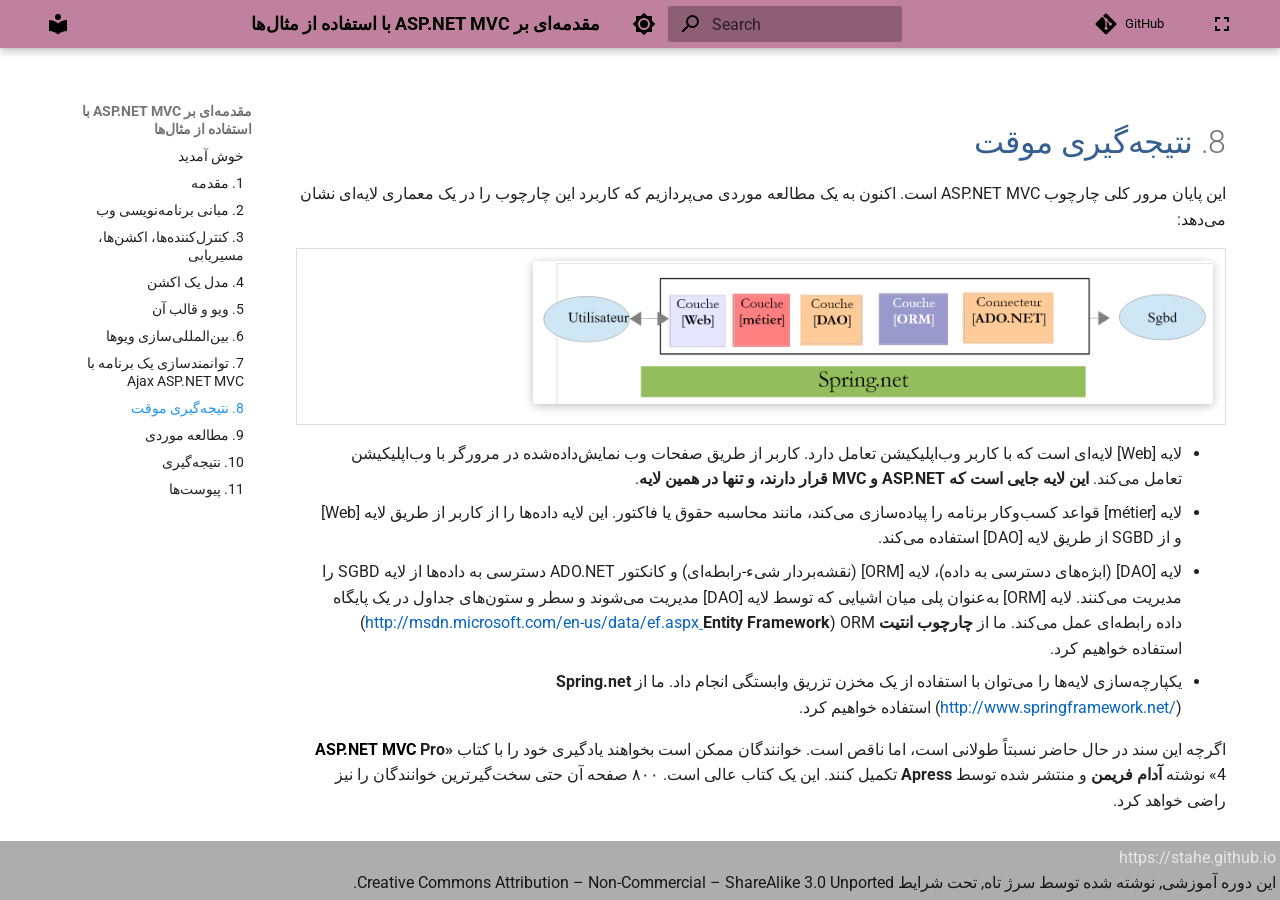
<file: ntyjhgyry-mwqt.html>
<!doctype html>
<html lang="en" class="no-js">
  <head>
    
      <meta charset="utf-8">
      <meta name="viewport" content="width=device-width,initial-scale=1">
      
        <meta name="description" content="مقدمه‌ای بر ASP.NET MVC با استفاده از مثال‌ها">
      
      
        <meta name="author" content="Serge Tahé">
      
      
        <link rel="canonical" href="https://stahe.github.io/fa-aspnetmvc-nov-2013/ntyjhgyry-mwqt.html">
      
      
        <link rel="prev" href="twnmndszy-ykh-brnmh-b-ajax-aspnet-mvc.html">
      
      
        <link rel="next" href="mlh-mwrdy.html">
      
      
        
      
      
      <link rel="icon" href="assets/images/favicon.png">
      <meta name="generator" content="mkdocs-1.6.1, mkdocs-material-9.7.0">
    
    
      
        <title>8. نتیجه‌گیری موقت - مقدمه‌ای بر ASP.NET MVC با استفاده از مثال‌ها</title>
      
    
    
      <link rel="stylesheet" href="assets/stylesheets/main.618322db.min.css">
      
        
        <link rel="stylesheet" href="assets/stylesheets/palette.ab4e12ef.min.css">
      
      


    
    
      
    
    
      
        
        
        <link rel="preconnect" href="https://fonts.gstatic.com" crossorigin>
        <link rel="stylesheet" href="https://fonts.googleapis.com/css?family=Roboto:300,300i,400,400i,700,700i%7CRoboto+Mono:400,400i,700,700i&display=fallback">
        <style>:root{--md-text-font:"Roboto";--md-code-font:"Roboto Mono"}</style>
      
    
    
      <link rel="stylesheet" href="stylesheets/focus.css">
    
      <link rel="stylesheet" href="stylesheets/bidi.css">
    
    <script>__md_scope=new URL(".",location),__md_hash=e=>[...e].reduce(((e,_)=>(e<<5)-e+_.charCodeAt(0)),0),__md_get=(e,_=localStorage,t=__md_scope)=>JSON.parse(_.getItem(t.pathname+"."+e)),__md_set=(e,_,t=localStorage,a=__md_scope)=>{try{t.setItem(a.pathname+"."+e,JSON.stringify(_))}catch(e){}}</script>
    
      
  <script async src="https://www.googletagmanager.com/gtag/js?id=G-EBZC3JVJNR"></script>
  <script>
    window.dataLayer = window.dataLayer || [];
    function gtag(){dataLayer.push(arguments);}
    gtag('js', new Date());
    var siteName = "مقدمه‌ای بر ASP.NET MVC با استفاده از مثال‌ها";
    gtag('config', 'G-EBZC3JVJNR', {
        'page_title': siteName
    });
  </script>

    
    
  </head>
  
  
    
    
      
    
    
    
    
    <body dir="ltr" data-md-color-scheme="default" data-md-color-primary="blue" data-md-color-accent="purple">
  
    
    <input class="md-toggle" data-md-toggle="drawer" type="checkbox" id="__drawer" autocomplete="off">
    <input class="md-toggle" data-md-toggle="search" type="checkbox" id="__search" autocomplete="off">
    <label class="md-overlay" for="__drawer"></label>
    <div data-md-component="skip">
      
        
        <a href="#8" class="md-skip">
          Skip to content
        </a>
      
    </div>
    <div data-md-component="announce">
      
    </div>
    
    
      

  

<header class="md-header md-header--shadow" data-md-component="header">
  <nav class="md-header__inner md-grid" aria-label="Header">
    <a href="index.html" title="مقدمه‌ای بر ASP.NET MVC با استفاده از مثال‌ها" class="md-header__button md-logo" aria-label="مقدمه‌ای بر ASP.NET MVC با استفاده از مثال‌ها" data-md-component="logo">
      
  
  <svg xmlns="http://www.w3.org/2000/svg" viewBox="0 0 24 24"><path d="M12 8a3 3 0 0 0 3-3 3 3 0 0 0-3-3 3 3 0 0 0-3 3 3 3 0 0 0 3 3m0 3.54C9.64 9.35 6.5 8 3 8v11c3.5 0 6.64 1.35 9 3.54 2.36-2.19 5.5-3.54 9-3.54V8c-3.5 0-6.64 1.35-9 3.54"/></svg>

    </a>
    <label class="md-header__button md-icon" for="__drawer">
      
      <svg xmlns="http://www.w3.org/2000/svg" viewBox="0 0 24 24"><path d="M3 6h18v2H3zm0 5h18v2H3zm0 5h18v2H3z"/></svg>
    </label>
    <div class="md-header__title" data-md-component="header-title">
      <div class="md-header__ellipsis">
        <div class="md-header__topic">
          <span class="md-ellipsis">
            مقدمه‌ای بر ASP.NET MVC با استفاده از مثال‌ها
          </span>
        </div>
        <div class="md-header__topic" data-md-component="header-topic">
          <span class="md-ellipsis">
            
              8. نتیجه‌گیری موقت
            
          </span>
        </div>
      </div>
    </div>
    
      
        <form class="md-header__option" data-md-component="palette">
  
    
    
    
    <input class="md-option" data-md-color-media="(prefers-color-scheme: light)" data-md-color-scheme="default" data-md-color-primary="blue" data-md-color-accent="purple"  aria-label="مخاطب به حالت تاریک"  type="radio" name="__palette" id="__palette_0">
    
      <label class="md-header__button md-icon" title="مخاطب به حالت تاریک" for="__palette_1" hidden>
        <svg xmlns="http://www.w3.org/2000/svg" viewBox="0 0 24 24"><path d="M12 8a4 4 0 0 0-4 4 4 4 0 0 0 4 4 4 4 0 0 0 4-4 4 4 0 0 0-4-4m0 10a6 6 0 0 1-6-6 6 6 0 0 1 6-6 6 6 0 0 1 6 6 6 6 0 0 1-6 6m8-9.31V4h-4.69L12 .69 8.69 4H4v4.69L.69 12 4 15.31V20h4.69L12 23.31 15.31 20H20v-4.69L23.31 12z"/></svg>
      </label>
    
  
    
    
    
    <input class="md-option" data-md-color-media="(prefers-color-scheme: dark)" data-md-color-scheme="slate" data-md-color-primary="blue" data-md-color-accent="purple"  aria-label="مخاطب به حالت روشن"  type="radio" name="__palette" id="__palette_1">
    
      <label class="md-header__button md-icon" title="مخاطب به حالت روشن" for="__palette_0" hidden>
        <svg xmlns="http://www.w3.org/2000/svg" viewBox="0 0 24 24"><path d="M12 18c-.89 0-1.74-.2-2.5-.55C11.56 16.5 13 14.42 13 12s-1.44-4.5-3.5-5.45C10.26 6.2 11.11 6 12 6a6 6 0 0 1 6 6 6 6 0 0 1-6 6m8-9.31V4h-4.69L12 .69 8.69 4H4v4.69L.69 12 4 15.31V20h4.69L12 23.31 15.31 20H20v-4.69L23.31 12z"/></svg>
      </label>
    
  
</form>
      
    
    
      <script>var palette=__md_get("__palette");if(palette&&palette.color){if("(prefers-color-scheme)"===palette.color.media){var media=matchMedia("(prefers-color-scheme: light)"),input=document.querySelector(media.matches?"[data-md-color-media='(prefers-color-scheme: light)']":"[data-md-color-media='(prefers-color-scheme: dark)']");palette.color.media=input.getAttribute("data-md-color-media"),palette.color.scheme=input.getAttribute("data-md-color-scheme"),palette.color.primary=input.getAttribute("data-md-color-primary"),palette.color.accent=input.getAttribute("data-md-color-accent")}for(var[key,value]of Object.entries(palette.color))document.body.setAttribute("data-md-color-"+key,value)}</script>
    
    
    
      
      
        <label class="md-header__button md-icon" for="__search">
          
          <svg xmlns="http://www.w3.org/2000/svg" viewBox="0 0 24 24"><path d="M9.5 3A6.5 6.5 0 0 1 16 9.5c0 1.61-.59 3.09-1.56 4.23l.27.27h.79l5 5-1.5 1.5-5-5v-.79l-.27-.27A6.52 6.52 0 0 1 9.5 16 6.5 6.5 0 0 1 3 9.5 6.5 6.5 0 0 1 9.5 3m0 2C7 5 5 7 5 9.5S7 14 9.5 14 14 12 14 9.5 12 5 9.5 5"/></svg>
        </label>
        <div class="md-search" data-md-component="search" role="dialog">
  <label class="md-search__overlay" for="__search"></label>
  <div class="md-search__inner" role="search">
    <form class="md-search__form" name="search">
      <input type="text" class="md-search__input" name="query" aria-label="Search" placeholder="Search" autocapitalize="off" autocorrect="off" autocomplete="off" spellcheck="false" data-md-component="search-query" required>
      <label class="md-search__icon md-icon" for="__search">
        
        <svg xmlns="http://www.w3.org/2000/svg" viewBox="0 0 24 24"><path d="M9.5 3A6.5 6.5 0 0 1 16 9.5c0 1.61-.59 3.09-1.56 4.23l.27.27h.79l5 5-1.5 1.5-5-5v-.79l-.27-.27A6.52 6.52 0 0 1 9.5 16 6.5 6.5 0 0 1 3 9.5 6.5 6.5 0 0 1 9.5 3m0 2C7 5 5 7 5 9.5S7 14 9.5 14 14 12 14 9.5 12 5 9.5 5"/></svg>
        
        <svg xmlns="http://www.w3.org/2000/svg" viewBox="0 0 24 24"><path d="M20 11v2H8l5.5 5.5-1.42 1.42L4.16 12l7.92-7.92L13.5 5.5 8 11z"/></svg>
      </label>
      <nav class="md-search__options" aria-label="Search">
        
        <button type="reset" class="md-search__icon md-icon" title="Clear" aria-label="Clear" tabindex="-1">
          
          <svg xmlns="http://www.w3.org/2000/svg" viewBox="0 0 24 24"><path d="M19 6.41 17.59 5 12 10.59 6.41 5 5 6.41 10.59 12 5 17.59 6.41 19 12 13.41 17.59 19 19 17.59 13.41 12z"/></svg>
        </button>
      </nav>
      
    </form>
    <div class="md-search__output">
      <div class="md-search__scrollwrap" tabindex="0" data-md-scrollfix>
        <div class="md-search-result" data-md-component="search-result">
          <div class="md-search-result__meta">
            Initializing search
          </div>
          <ol class="md-search-result__list" role="presentation"></ol>
        </div>
      </div>
    </div>
  </div>
</div>
      
    
    
      <div class="md-header__source">
        <a href="https://stahe.github.io/fa-aspnetmvc-nov-2013" title="Go to repository" class="md-source" data-md-component="source">
  <div class="md-source__icon md-icon">
    
    <svg xmlns="http://www.w3.org/2000/svg" viewBox="0 0 448 512"><!--! Font Awesome Free 7.1.0 by @fontawesome - https://fontawesome.com License - https://fontawesome.com/license/free (Icons: CC BY 4.0, Fonts: SIL OFL 1.1, Code: MIT License) Copyright 2025 Fonticons, Inc.--><path d="M439.6 236.1 244 40.5c-5.4-5.5-12.8-8.5-20.4-8.5s-15 3-20.4 8.4L162.5 81l51.5 51.5c27.1-9.1 52.7 16.8 43.4 43.7l49.7 49.7c34.2-11.8 61.2 31 35.5 56.7-26.5 26.5-70.2-2.9-56-37.3L240.3 199v121.9c25.3 12.5 22.3 41.8 9.1 55-6.4 6.4-15.2 10.1-24.3 10.1s-17.8-3.6-24.3-10.1c-17.6-17.6-11.1-46.9 11.2-56v-123c-20.8-8.5-24.6-30.7-18.6-45L142.6 101 8.5 235.1C3 240.6 0 247.9 0 255.5s3 15 8.5 20.4l195.6 195.7c5.4 5.4 12.7 8.4 20.4 8.4s15-3 20.4-8.4l194.7-194.7c5.4-5.4 8.4-12.8 8.4-20.4s-3-15-8.4-20.4"/></svg>
  </div>
  <div class="md-source__repository">
    GitHub
  </div>
</a>
      </div>
    
  </nav>
  
</header>
    
    <div class="md-container" data-md-component="container">
      
      
        
          
        
      
      <main class="md-main" data-md-component="main">
        <div class="md-main__inner md-grid">
          
            
              
              <div class="md-sidebar md-sidebar--primary" data-md-component="sidebar" data-md-type="navigation" >
                <div class="md-sidebar__scrollwrap">
                  <div class="md-sidebar__inner">
                    



  

<nav class="md-nav md-nav--primary md-nav--integrated" aria-label="Navigation" data-md-level="0">
  <label class="md-nav__title" for="__drawer">
    <a href="index.html" title="مقدمه‌ای بر ASP.NET MVC با استفاده از مثال‌ها" class="md-nav__button md-logo" aria-label="مقدمه‌ای بر ASP.NET MVC با استفاده از مثال‌ها" data-md-component="logo">
      
  
  <svg xmlns="http://www.w3.org/2000/svg" viewBox="0 0 24 24"><path d="M12 8a3 3 0 0 0 3-3 3 3 0 0 0-3-3 3 3 0 0 0-3 3 3 3 0 0 0 3 3m0 3.54C9.64 9.35 6.5 8 3 8v11c3.5 0 6.64 1.35 9 3.54 2.36-2.19 5.5-3.54 9-3.54V8c-3.5 0-6.64 1.35-9 3.54"/></svg>

    </a>
    مقدمه‌ای بر ASP.NET MVC با استفاده از مثال‌ها
  </label>
  
    <div class="md-nav__source">
      <a href="https://stahe.github.io/fa-aspnetmvc-nov-2013" title="Go to repository" class="md-source" data-md-component="source">
  <div class="md-source__icon md-icon">
    
    <svg xmlns="http://www.w3.org/2000/svg" viewBox="0 0 448 512"><!--! Font Awesome Free 7.1.0 by @fontawesome - https://fontawesome.com License - https://fontawesome.com/license/free (Icons: CC BY 4.0, Fonts: SIL OFL 1.1, Code: MIT License) Copyright 2025 Fonticons, Inc.--><path d="M439.6 236.1 244 40.5c-5.4-5.5-12.8-8.5-20.4-8.5s-15 3-20.4 8.4L162.5 81l51.5 51.5c27.1-9.1 52.7 16.8 43.4 43.7l49.7 49.7c34.2-11.8 61.2 31 35.5 56.7-26.5 26.5-70.2-2.9-56-37.3L240.3 199v121.9c25.3 12.5 22.3 41.8 9.1 55-6.4 6.4-15.2 10.1-24.3 10.1s-17.8-3.6-24.3-10.1c-17.6-17.6-11.1-46.9 11.2-56v-123c-20.8-8.5-24.6-30.7-18.6-45L142.6 101 8.5 235.1C3 240.6 0 247.9 0 255.5s3 15 8.5 20.4l195.6 195.7c5.4 5.4 12.7 8.4 20.4 8.4s15-3 20.4-8.4l194.7-194.7c5.4-5.4 8.4-12.8 8.4-20.4s-3-15-8.4-20.4"/></svg>
  </div>
  <div class="md-source__repository">
    GitHub
  </div>
</a>
    </div>
  
  <ul class="md-nav__list" data-md-scrollfix>
    
      
      
  
  
  
  
    <li class="md-nav__item">
      <a href="index.html" class="md-nav__link">
        
  
  
  <span class="md-ellipsis">
    
  
    خوش آمدید
  

    
  </span>
  
  

      </a>
    </li>
  

    
      
      
  
  
  
  
    <li class="md-nav__item">
      <a href="mqdmh.html" class="md-nav__link">
        
  
  
  <span class="md-ellipsis">
    
  
    1. مقدمه
  

    
  </span>
  
  

      </a>
    </li>
  

    
      
      
  
  
  
  
    <li class="md-nav__item">
      <a href="mbny-brnmhnwysy-wb.html" class="md-nav__link">
        
  
  
  <span class="md-ellipsis">
    
  
    2. مبانی برنامه‌نویسی وب
  

    
  </span>
  
  

      </a>
    </li>
  

    
      
      
  
  
  
  
    <li class="md-nav__item">
      <a href="khntrlkhnndhh-khshnh-msyryby.html" class="md-nav__link">
        
  
  
  <span class="md-ellipsis">
    
  
    3. کنترل‌کننده‌ها، اکشن‌ها، مسیریابی
  

    
  </span>
  
  

      </a>
    </li>
  

    
      
      
  
  
  
  
    <li class="md-nav__item">
      <a href="mdl-ykh-khshn.html" class="md-nav__link">
        
  
  
  <span class="md-ellipsis">
    
  
    4. مدل یک اکشن
  

    
  </span>
  
  

      </a>
    </li>
  

    
      
      
  
  
  
  
    <li class="md-nav__item">
      <a href="wyw-w-qlb-an.html" class="md-nav__link">
        
  
  
  <span class="md-ellipsis">
    
  
    5. ویو و قالب آن
  

    
  </span>
  
  

      </a>
    </li>
  

    
      
      
  
  
  
  
    <li class="md-nav__item">
      <a href="bynlmllyszy-wywh.html" class="md-nav__link">
        
  
  
  <span class="md-ellipsis">
    
  
    6. بین‌المللی‌سازی ویوها
  

    
  </span>
  
  

      </a>
    </li>
  

    
      
      
  
  
  
  
    <li class="md-nav__item">
      <a href="twnmndszy-ykh-brnmh-b-ajax-aspnet-mvc.html" class="md-nav__link">
        
  
  
  <span class="md-ellipsis">
    
  
    7. توانمندسازی یک برنامه با Ajax ASP.NET MVC
  

    
  </span>
  
  

      </a>
    </li>
  

    
      
      
  
  
    
  
  
  
    <li class="md-nav__item md-nav__item--active">
      
      <input class="md-nav__toggle md-toggle" type="checkbox" id="__toc">
      
      
        
      
      
      <a href="ntyjhgyry-mwqt.html" class="md-nav__link md-nav__link--active">
        
  
  
  <span class="md-ellipsis">
    
  
    8. نتیجه‌گیری موقت
  

    
  </span>
  
  

      </a>
      
    </li>
  

    
      
      
  
  
  
  
    <li class="md-nav__item">
      <a href="mlh-mwrdy.html" class="md-nav__link">
        
  
  
  <span class="md-ellipsis">
    
  
    9. مطالعه موردی
  

    
  </span>
  
  

      </a>
    </li>
  

    
      
      
  
  
  
  
    <li class="md-nav__item">
      <a href="ntyjhgyry.html" class="md-nav__link">
        
  
  
  <span class="md-ellipsis">
    
  
    10. نتیجه‌گیری
  

    
  </span>
  
  

      </a>
    </li>
  

    
      
      
  
  
  
  
    <li class="md-nav__item">
      <a href="pywsth.html" class="md-nav__link">
        
  
  
  <span class="md-ellipsis">
    
  
    11. پیوست‌ها
  

    
  </span>
  
  

      </a>
    </li>
  

    
  </ul>
</nav>
                  </div>
                </div>
              </div>
            
            
          
          
            <div class="md-content" data-md-component="content">
              
              <article class="md-content__inner md-typeset">
                
                  



<p><span id="refheading1240912030931382" name="refheading1240912030931382" class="odt-bookmark-anchor"></span></p>
<h1 id="8">8. <span style="color: #365f91">نتیجه‌گیری موقت</span></h1>
<p>این پایان مرور کلی چارچوب <bdi dir="ltr" class="odt-ltr-term">ASP.NET MVC</bdi> است. اکنون به یک مطالعه موردی می‌پردازیم که کاربرد این چارچوب را در یک معماری لایه‌ای نشان می‌دهد:</p>
<table dir="rtl" class="odt-table" style="border-collapse: collapse; width: 100%; margin-bottom: 1em;"><tr><td dir="rtl" style="border: 1px solid #ddd; padding: 8px; vertical-align: top; text-align: right;"><img src="images/10000000000005E30000013CE2749EC1.png" width="680" height="143" style="display:inline-block; margin:4px;width:17.999cm;height:3.773cm;" class="odt-zoomable" data-zoom-src="images/10000000000005E30000013CE2749EC1.png" /></td></tr></table>

<ul>
  <li>لایه [<bdi dir="ltr" class="odt-ltr-term">Web</bdi>] لایه‌ای است که با کاربر وب‌اپلیکیشن تعامل دارد. کاربر از طریق صفحات وب نمایش‌داده‌شده در مرورگر با وب‌اپلیکیشن تعامل می‌کند. <b>این لایه جایی است که <bdi dir="ltr" class="odt-ltr-term">ASP.NET</bdi> و <bdi dir="ltr" class="odt-ltr-term">MVC</bdi> قرار دارند، و تنها در همین لایه</b>.
  </li>
  <li>لایه [<bdi dir="ltr" class="odt-ltr-term">métier</bdi>] قواعد کسب‌وکار برنامه را پیاده‌سازی می‌کند، مانند محاسبه حقوق یا فاکتور. این لایه داده‌ها را از کاربر از طریق لایه [<bdi dir="ltr" class="odt-ltr-term">Web</bdi>] و از <bdi dir="ltr" class="odt-ltr-term">SGBD</bdi> از طریق لایه [<bdi dir="ltr" class="odt-ltr-term">DAO</bdi>] استفاده می‌کند.
  </li>
  <li>لایه [<bdi dir="ltr" class="odt-ltr-term">DAO</bdi>] (ابژه‌های دسترسی به داده)، لایه [<bdi dir="ltr" class="odt-ltr-term">ORM</bdi>] (نقشه‌بردار شیء-رابطه‌ای) و کانکتور <bdi dir="ltr" class="odt-ltr-term">ADO.NET</bdi> دسترسی به داده‌ها از لایه <bdi dir="ltr" class="odt-ltr-term">SGBD</bdi> را مدیریت می‌کنند. لایه [<bdi dir="ltr" class="odt-ltr-term">ORM</bdi>] به‌عنوان پلی میان اشیایی که توسط لایه [<bdi dir="ltr" class="odt-ltr-term">DAO</bdi>] مدیریت می‌شوند و سطر و ستون‌های جداول در یک پایگاه داده رابطه‌ای عمل می‌کند. ما از <b>چارچوب انتیت</b> <bdi dir="ltr" class="odt-ltr-term">ORM</bdi> (<b><bdi dir="ltr" class="odt-ltr-term">Entity Framework</bdi></b><a href="http://msdn.microsoft.com/en-us/data/ef.aspx"><u><span style="color: #0563c1"> <bdi dir="ltr" class="odt-ltr-term">http://msdn.microsoft.com/en-us/data/ef.aspx</bdi></span></u></a>) استفاده خواهیم کرد.
  </li>
  <li>یکپارچه‌سازی لایه‌ها را می‌توان با استفاده از یک مخزن تزریق وابستگی انجام داد. ما از <b><bdi dir="ltr" class="odt-ltr-term">Spring.net</bdi> </b>(<a href="http://www.springframework.net/"><u><span style="color: #0563c1"><bdi dir="ltr" class="odt-ltr-term">http://www.springframework.net/</bdi></span></u></a>) استفاده خواهیم کرد.
  </li>
</ul>

<p>اگرچه این سند در حال حاضر نسبتاً طولانی است، اما ناقص است. خوانندگان ممکن است بخواهند یادگیری خود را با کتاب <strong>«<bdi dir="ltr" class="odt-ltr-term">Pro</bdi></strong> <strong><span style="color: #000000"><bdi dir="ltr" class="odt-ltr-term">ASP.NET MVC</bdi></span></strong> 4» نوشته <strong>آدام فریمن</strong> و منتشر شده توسط <strong><bdi dir="ltr" class="odt-ltr-term">Apress</bdi></strong> تکمیل کنند. این یک کتاب عالی است. ۸۰۰ صفحه آن حتی سخت‌گیرترین خوانندگان را نیز راضی خواهد کرد.</p>









  




                
              </article>
            </div>
          
          
<script>var target=document.getElementById(location.hash.slice(1));target&&target.name&&(target.checked=target.name.startsWith("__tabbed_"))</script>
        </div>
        
          <button type="button" class="md-top md-icon" data-md-component="top" hidden>
  
  <svg xmlns="http://www.w3.org/2000/svg" viewBox="0 0 24 24"><path d="M13 20h-2V8l-5.5 5.5-1.42-1.42L12 4.16l7.92 7.92-1.42 1.42L13 8z"/></svg>
  Back to top
</button>
        
      </main>
      
        
  <div class="md-footer-meta md-typeset">
    <div class="md-footer-meta__inner">

      <div>
        <a href="https://stahe.github.io" target="_blank">
          https://stahe.github.io
        </a>
        <br>
        این دوره آموزشی, نوشته شده توسط سرژ تاه, تحت شرایط
        Creative Commons Attribution – Non-Commercial –
        ShareAlike 3.0 Unported.

      </div>

    </div>
  </div>

      
    </div>
    <div class="md-dialog" data-md-component="dialog">
      <div class="md-dialog__inner md-typeset"></div>
    </div>
    
    
    
      
      
      <script id="__config" type="application/json">{"annotate": null, "base": ".", "features": ["navigation.sections", "navigation.indexes", "navigation.expand", "toc.integrate", "navigation.top"], "search": "assets/javascripts/workers/search.7a47a382.min.js", "tags": null, "translations": {"clipboard.copied": "Copied to clipboard", "clipboard.copy": "Copy to clipboard", "search.result.more.one": "1 more on this page", "search.result.more.other": "# more on this page", "search.result.none": "No matching documents", "search.result.one": "1 matching document", "search.result.other": "# matching documents", "search.result.placeholder": "Type to start searching", "search.result.term.missing": "Missing", "select.version": "Select version"}, "version": null}</script>
    
    
      <script src="assets/javascripts/bundle.e71a0d61.min.js"></script>
      
        <script src="javascripts/focus.js"></script>
      
    
  </body>
</html>
</file>
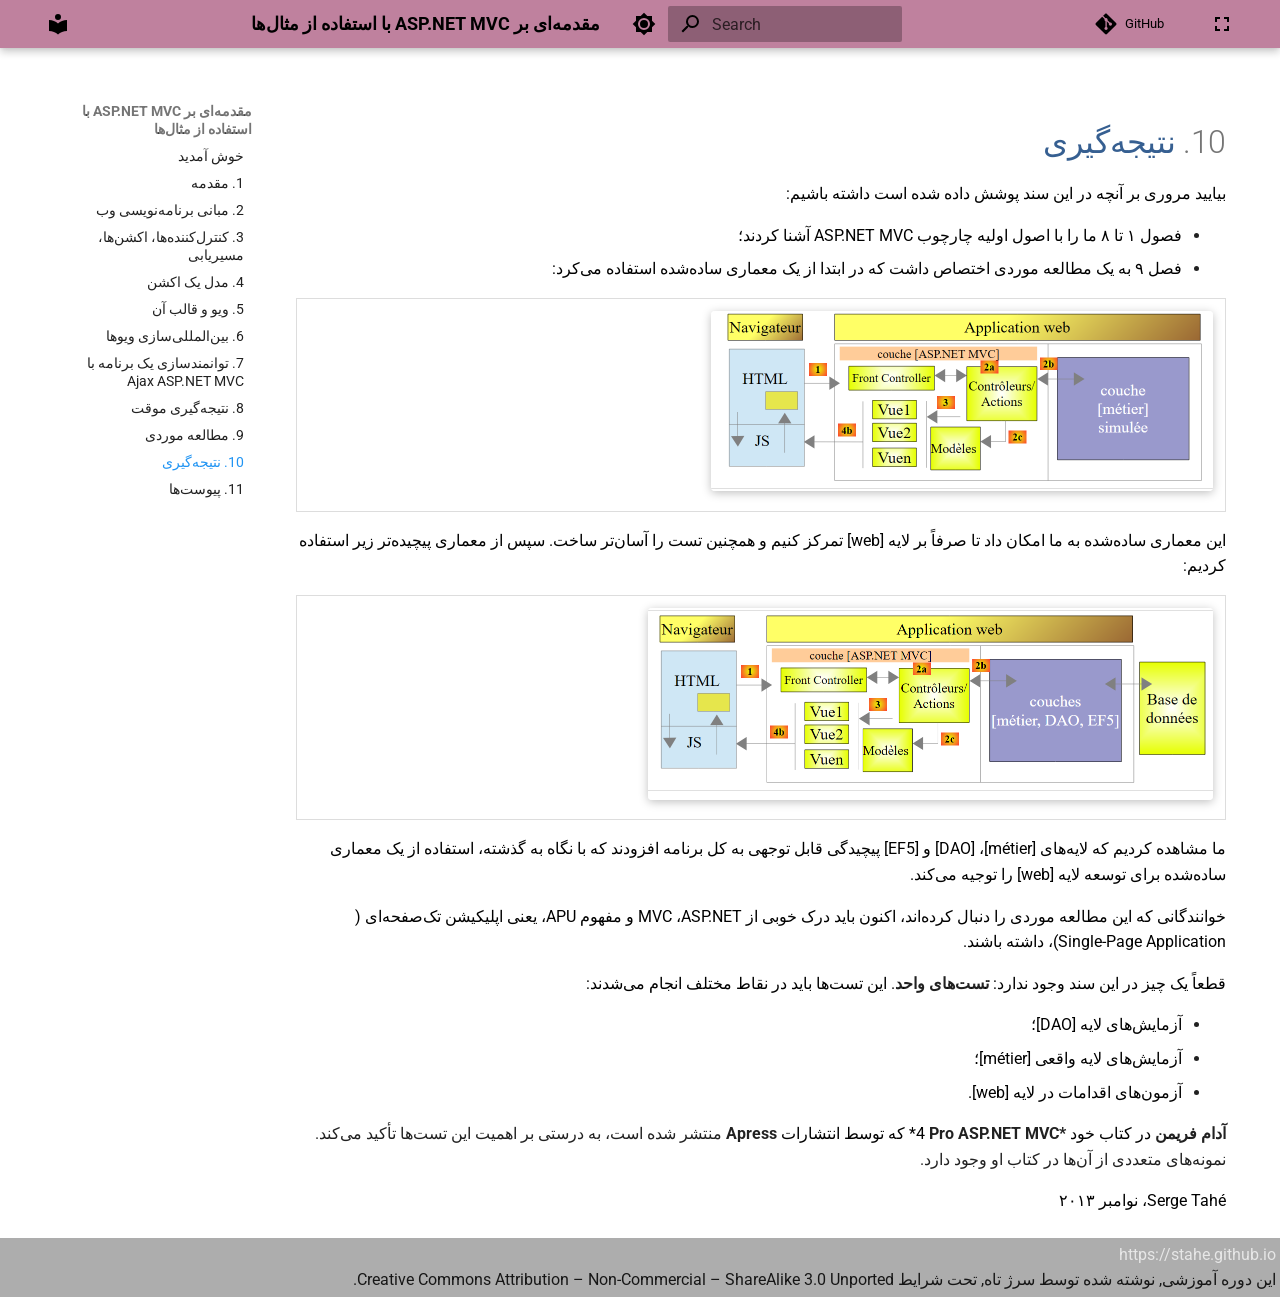
<file: ntyjhgyry.html>
<!doctype html>
<html lang="en" class="no-js">
  <head>
    
      <meta charset="utf-8">
      <meta name="viewport" content="width=device-width,initial-scale=1">
      
        <meta name="description" content="مقدمه‌ای بر ASP.NET MVC با استفاده از مثال‌ها">
      
      
        <meta name="author" content="Serge Tahé">
      
      
        <link rel="canonical" href="https://stahe.github.io/fa-aspnetmvc-nov-2013/ntyjhgyry.html">
      
      
        <link rel="prev" href="mlh-mwrdy.html">
      
      
        <link rel="next" href="pywsth.html">
      
      
        
      
      
      <link rel="icon" href="assets/images/favicon.png">
      <meta name="generator" content="mkdocs-1.6.1, mkdocs-material-9.7.0">
    
    
      
        <title>10. نتیجه‌گیری - مقدمه‌ای بر ASP.NET MVC با استفاده از مثال‌ها</title>
      
    
    
      <link rel="stylesheet" href="assets/stylesheets/main.618322db.min.css">
      
        
        <link rel="stylesheet" href="assets/stylesheets/palette.ab4e12ef.min.css">
      
      


    
    
      
    
    
      
        
        
        <link rel="preconnect" href="https://fonts.gstatic.com" crossorigin>
        <link rel="stylesheet" href="https://fonts.googleapis.com/css?family=Roboto:300,300i,400,400i,700,700i%7CRoboto+Mono:400,400i,700,700i&display=fallback">
        <style>:root{--md-text-font:"Roboto";--md-code-font:"Roboto Mono"}</style>
      
    
    
      <link rel="stylesheet" href="stylesheets/focus.css">
    
      <link rel="stylesheet" href="stylesheets/bidi.css">
    
    <script>__md_scope=new URL(".",location),__md_hash=e=>[...e].reduce(((e,_)=>(e<<5)-e+_.charCodeAt(0)),0),__md_get=(e,_=localStorage,t=__md_scope)=>JSON.parse(_.getItem(t.pathname+"."+e)),__md_set=(e,_,t=localStorage,a=__md_scope)=>{try{t.setItem(a.pathname+"."+e,JSON.stringify(_))}catch(e){}}</script>
    
      
  <script async src="https://www.googletagmanager.com/gtag/js?id=G-EBZC3JVJNR"></script>
  <script>
    window.dataLayer = window.dataLayer || [];
    function gtag(){dataLayer.push(arguments);}
    gtag('js', new Date());
    var siteName = "مقدمه‌ای بر ASP.NET MVC با استفاده از مثال‌ها";
    gtag('config', 'G-EBZC3JVJNR', {
        'page_title': siteName
    });
  </script>

    
    
  </head>
  
  
    
    
      
    
    
    
    
    <body dir="ltr" data-md-color-scheme="default" data-md-color-primary="blue" data-md-color-accent="purple">
  
    
    <input class="md-toggle" data-md-toggle="drawer" type="checkbox" id="__drawer" autocomplete="off">
    <input class="md-toggle" data-md-toggle="search" type="checkbox" id="__search" autocomplete="off">
    <label class="md-overlay" for="__drawer"></label>
    <div data-md-component="skip">
      
        
        <a href="#10" class="md-skip">
          Skip to content
        </a>
      
    </div>
    <div data-md-component="announce">
      
    </div>
    
    
      

  

<header class="md-header md-header--shadow" data-md-component="header">
  <nav class="md-header__inner md-grid" aria-label="Header">
    <a href="index.html" title="مقدمه‌ای بر ASP.NET MVC با استفاده از مثال‌ها" class="md-header__button md-logo" aria-label="مقدمه‌ای بر ASP.NET MVC با استفاده از مثال‌ها" data-md-component="logo">
      
  
  <svg xmlns="http://www.w3.org/2000/svg" viewBox="0 0 24 24"><path d="M12 8a3 3 0 0 0 3-3 3 3 0 0 0-3-3 3 3 0 0 0-3 3 3 3 0 0 0 3 3m0 3.54C9.64 9.35 6.5 8 3 8v11c3.5 0 6.64 1.35 9 3.54 2.36-2.19 5.5-3.54 9-3.54V8c-3.5 0-6.64 1.35-9 3.54"/></svg>

    </a>
    <label class="md-header__button md-icon" for="__drawer">
      
      <svg xmlns="http://www.w3.org/2000/svg" viewBox="0 0 24 24"><path d="M3 6h18v2H3zm0 5h18v2H3zm0 5h18v2H3z"/></svg>
    </label>
    <div class="md-header__title" data-md-component="header-title">
      <div class="md-header__ellipsis">
        <div class="md-header__topic">
          <span class="md-ellipsis">
            مقدمه‌ای بر ASP.NET MVC با استفاده از مثال‌ها
          </span>
        </div>
        <div class="md-header__topic" data-md-component="header-topic">
          <span class="md-ellipsis">
            
              10. نتیجه‌گیری
            
          </span>
        </div>
      </div>
    </div>
    
      
        <form class="md-header__option" data-md-component="palette">
  
    
    
    
    <input class="md-option" data-md-color-media="(prefers-color-scheme: light)" data-md-color-scheme="default" data-md-color-primary="blue" data-md-color-accent="purple"  aria-label="مخاطب به حالت تاریک"  type="radio" name="__palette" id="__palette_0">
    
      <label class="md-header__button md-icon" title="مخاطب به حالت تاریک" for="__palette_1" hidden>
        <svg xmlns="http://www.w3.org/2000/svg" viewBox="0 0 24 24"><path d="M12 8a4 4 0 0 0-4 4 4 4 0 0 0 4 4 4 4 0 0 0 4-4 4 4 0 0 0-4-4m0 10a6 6 0 0 1-6-6 6 6 0 0 1 6-6 6 6 0 0 1 6 6 6 6 0 0 1-6 6m8-9.31V4h-4.69L12 .69 8.69 4H4v4.69L.69 12 4 15.31V20h4.69L12 23.31 15.31 20H20v-4.69L23.31 12z"/></svg>
      </label>
    
  
    
    
    
    <input class="md-option" data-md-color-media="(prefers-color-scheme: dark)" data-md-color-scheme="slate" data-md-color-primary="blue" data-md-color-accent="purple"  aria-label="مخاطب به حالت روشن"  type="radio" name="__palette" id="__palette_1">
    
      <label class="md-header__button md-icon" title="مخاطب به حالت روشن" for="__palette_0" hidden>
        <svg xmlns="http://www.w3.org/2000/svg" viewBox="0 0 24 24"><path d="M12 18c-.89 0-1.74-.2-2.5-.55C11.56 16.5 13 14.42 13 12s-1.44-4.5-3.5-5.45C10.26 6.2 11.11 6 12 6a6 6 0 0 1 6 6 6 6 0 0 1-6 6m8-9.31V4h-4.69L12 .69 8.69 4H4v4.69L.69 12 4 15.31V20h4.69L12 23.31 15.31 20H20v-4.69L23.31 12z"/></svg>
      </label>
    
  
</form>
      
    
    
      <script>var palette=__md_get("__palette");if(palette&&palette.color){if("(prefers-color-scheme)"===palette.color.media){var media=matchMedia("(prefers-color-scheme: light)"),input=document.querySelector(media.matches?"[data-md-color-media='(prefers-color-scheme: light)']":"[data-md-color-media='(prefers-color-scheme: dark)']");palette.color.media=input.getAttribute("data-md-color-media"),palette.color.scheme=input.getAttribute("data-md-color-scheme"),palette.color.primary=input.getAttribute("data-md-color-primary"),palette.color.accent=input.getAttribute("data-md-color-accent")}for(var[key,value]of Object.entries(palette.color))document.body.setAttribute("data-md-color-"+key,value)}</script>
    
    
    
      
      
        <label class="md-header__button md-icon" for="__search">
          
          <svg xmlns="http://www.w3.org/2000/svg" viewBox="0 0 24 24"><path d="M9.5 3A6.5 6.5 0 0 1 16 9.5c0 1.61-.59 3.09-1.56 4.23l.27.27h.79l5 5-1.5 1.5-5-5v-.79l-.27-.27A6.52 6.52 0 0 1 9.5 16 6.5 6.5 0 0 1 3 9.5 6.5 6.5 0 0 1 9.5 3m0 2C7 5 5 7 5 9.5S7 14 9.5 14 14 12 14 9.5 12 5 9.5 5"/></svg>
        </label>
        <div class="md-search" data-md-component="search" role="dialog">
  <label class="md-search__overlay" for="__search"></label>
  <div class="md-search__inner" role="search">
    <form class="md-search__form" name="search">
      <input type="text" class="md-search__input" name="query" aria-label="Search" placeholder="Search" autocapitalize="off" autocorrect="off" autocomplete="off" spellcheck="false" data-md-component="search-query" required>
      <label class="md-search__icon md-icon" for="__search">
        
        <svg xmlns="http://www.w3.org/2000/svg" viewBox="0 0 24 24"><path d="M9.5 3A6.5 6.5 0 0 1 16 9.5c0 1.61-.59 3.09-1.56 4.23l.27.27h.79l5 5-1.5 1.5-5-5v-.79l-.27-.27A6.52 6.52 0 0 1 9.5 16 6.5 6.5 0 0 1 3 9.5 6.5 6.5 0 0 1 9.5 3m0 2C7 5 5 7 5 9.5S7 14 9.5 14 14 12 14 9.5 12 5 9.5 5"/></svg>
        
        <svg xmlns="http://www.w3.org/2000/svg" viewBox="0 0 24 24"><path d="M20 11v2H8l5.5 5.5-1.42 1.42L4.16 12l7.92-7.92L13.5 5.5 8 11z"/></svg>
      </label>
      <nav class="md-search__options" aria-label="Search">
        
        <button type="reset" class="md-search__icon md-icon" title="Clear" aria-label="Clear" tabindex="-1">
          
          <svg xmlns="http://www.w3.org/2000/svg" viewBox="0 0 24 24"><path d="M19 6.41 17.59 5 12 10.59 6.41 5 5 6.41 10.59 12 5 17.59 6.41 19 12 13.41 17.59 19 19 17.59 13.41 12z"/></svg>
        </button>
      </nav>
      
    </form>
    <div class="md-search__output">
      <div class="md-search__scrollwrap" tabindex="0" data-md-scrollfix>
        <div class="md-search-result" data-md-component="search-result">
          <div class="md-search-result__meta">
            Initializing search
          </div>
          <ol class="md-search-result__list" role="presentation"></ol>
        </div>
      </div>
    </div>
  </div>
</div>
      
    
    
      <div class="md-header__source">
        <a href="https://stahe.github.io/fa-aspnetmvc-nov-2013" title="Go to repository" class="md-source" data-md-component="source">
  <div class="md-source__icon md-icon">
    
    <svg xmlns="http://www.w3.org/2000/svg" viewBox="0 0 448 512"><!--! Font Awesome Free 7.1.0 by @fontawesome - https://fontawesome.com License - https://fontawesome.com/license/free (Icons: CC BY 4.0, Fonts: SIL OFL 1.1, Code: MIT License) Copyright 2025 Fonticons, Inc.--><path d="M439.6 236.1 244 40.5c-5.4-5.5-12.8-8.5-20.4-8.5s-15 3-20.4 8.4L162.5 81l51.5 51.5c27.1-9.1 52.7 16.8 43.4 43.7l49.7 49.7c34.2-11.8 61.2 31 35.5 56.7-26.5 26.5-70.2-2.9-56-37.3L240.3 199v121.9c25.3 12.5 22.3 41.8 9.1 55-6.4 6.4-15.2 10.1-24.3 10.1s-17.8-3.6-24.3-10.1c-17.6-17.6-11.1-46.9 11.2-56v-123c-20.8-8.5-24.6-30.7-18.6-45L142.6 101 8.5 235.1C3 240.6 0 247.9 0 255.5s3 15 8.5 20.4l195.6 195.7c5.4 5.4 12.7 8.4 20.4 8.4s15-3 20.4-8.4l194.7-194.7c5.4-5.4 8.4-12.8 8.4-20.4s-3-15-8.4-20.4"/></svg>
  </div>
  <div class="md-source__repository">
    GitHub
  </div>
</a>
      </div>
    
  </nav>
  
</header>
    
    <div class="md-container" data-md-component="container">
      
      
        
          
        
      
      <main class="md-main" data-md-component="main">
        <div class="md-main__inner md-grid">
          
            
              
              <div class="md-sidebar md-sidebar--primary" data-md-component="sidebar" data-md-type="navigation" >
                <div class="md-sidebar__scrollwrap">
                  <div class="md-sidebar__inner">
                    



  

<nav class="md-nav md-nav--primary md-nav--integrated" aria-label="Navigation" data-md-level="0">
  <label class="md-nav__title" for="__drawer">
    <a href="index.html" title="مقدمه‌ای بر ASP.NET MVC با استفاده از مثال‌ها" class="md-nav__button md-logo" aria-label="مقدمه‌ای بر ASP.NET MVC با استفاده از مثال‌ها" data-md-component="logo">
      
  
  <svg xmlns="http://www.w3.org/2000/svg" viewBox="0 0 24 24"><path d="M12 8a3 3 0 0 0 3-3 3 3 0 0 0-3-3 3 3 0 0 0-3 3 3 3 0 0 0 3 3m0 3.54C9.64 9.35 6.5 8 3 8v11c3.5 0 6.64 1.35 9 3.54 2.36-2.19 5.5-3.54 9-3.54V8c-3.5 0-6.64 1.35-9 3.54"/></svg>

    </a>
    مقدمه‌ای بر ASP.NET MVC با استفاده از مثال‌ها
  </label>
  
    <div class="md-nav__source">
      <a href="https://stahe.github.io/fa-aspnetmvc-nov-2013" title="Go to repository" class="md-source" data-md-component="source">
  <div class="md-source__icon md-icon">
    
    <svg xmlns="http://www.w3.org/2000/svg" viewBox="0 0 448 512"><!--! Font Awesome Free 7.1.0 by @fontawesome - https://fontawesome.com License - https://fontawesome.com/license/free (Icons: CC BY 4.0, Fonts: SIL OFL 1.1, Code: MIT License) Copyright 2025 Fonticons, Inc.--><path d="M439.6 236.1 244 40.5c-5.4-5.5-12.8-8.5-20.4-8.5s-15 3-20.4 8.4L162.5 81l51.5 51.5c27.1-9.1 52.7 16.8 43.4 43.7l49.7 49.7c34.2-11.8 61.2 31 35.5 56.7-26.5 26.5-70.2-2.9-56-37.3L240.3 199v121.9c25.3 12.5 22.3 41.8 9.1 55-6.4 6.4-15.2 10.1-24.3 10.1s-17.8-3.6-24.3-10.1c-17.6-17.6-11.1-46.9 11.2-56v-123c-20.8-8.5-24.6-30.7-18.6-45L142.6 101 8.5 235.1C3 240.6 0 247.9 0 255.5s3 15 8.5 20.4l195.6 195.7c5.4 5.4 12.7 8.4 20.4 8.4s15-3 20.4-8.4l194.7-194.7c5.4-5.4 8.4-12.8 8.4-20.4s-3-15-8.4-20.4"/></svg>
  </div>
  <div class="md-source__repository">
    GitHub
  </div>
</a>
    </div>
  
  <ul class="md-nav__list" data-md-scrollfix>
    
      
      
  
  
  
  
    <li class="md-nav__item">
      <a href="index.html" class="md-nav__link">
        
  
  
  <span class="md-ellipsis">
    
  
    خوش آمدید
  

    
  </span>
  
  

      </a>
    </li>
  

    
      
      
  
  
  
  
    <li class="md-nav__item">
      <a href="mqdmh.html" class="md-nav__link">
        
  
  
  <span class="md-ellipsis">
    
  
    1. مقدمه
  

    
  </span>
  
  

      </a>
    </li>
  

    
      
      
  
  
  
  
    <li class="md-nav__item">
      <a href="mbny-brnmhnwysy-wb.html" class="md-nav__link">
        
  
  
  <span class="md-ellipsis">
    
  
    2. مبانی برنامه‌نویسی وب
  

    
  </span>
  
  

      </a>
    </li>
  

    
      
      
  
  
  
  
    <li class="md-nav__item">
      <a href="khntrlkhnndhh-khshnh-msyryby.html" class="md-nav__link">
        
  
  
  <span class="md-ellipsis">
    
  
    3. کنترل‌کننده‌ها، اکشن‌ها، مسیریابی
  

    
  </span>
  
  

      </a>
    </li>
  

    
      
      
  
  
  
  
    <li class="md-nav__item">
      <a href="mdl-ykh-khshn.html" class="md-nav__link">
        
  
  
  <span class="md-ellipsis">
    
  
    4. مدل یک اکشن
  

    
  </span>
  
  

      </a>
    </li>
  

    
      
      
  
  
  
  
    <li class="md-nav__item">
      <a href="wyw-w-qlb-an.html" class="md-nav__link">
        
  
  
  <span class="md-ellipsis">
    
  
    5. ویو و قالب آن
  

    
  </span>
  
  

      </a>
    </li>
  

    
      
      
  
  
  
  
    <li class="md-nav__item">
      <a href="bynlmllyszy-wywh.html" class="md-nav__link">
        
  
  
  <span class="md-ellipsis">
    
  
    6. بین‌المللی‌سازی ویوها
  

    
  </span>
  
  

      </a>
    </li>
  

    
      
      
  
  
  
  
    <li class="md-nav__item">
      <a href="twnmndszy-ykh-brnmh-b-ajax-aspnet-mvc.html" class="md-nav__link">
        
  
  
  <span class="md-ellipsis">
    
  
    7. توانمندسازی یک برنامه با Ajax ASP.NET MVC
  

    
  </span>
  
  

      </a>
    </li>
  

    
      
      
  
  
  
  
    <li class="md-nav__item">
      <a href="ntyjhgyry-mwqt.html" class="md-nav__link">
        
  
  
  <span class="md-ellipsis">
    
  
    8. نتیجه‌گیری موقت
  

    
  </span>
  
  

      </a>
    </li>
  

    
      
      
  
  
  
  
    <li class="md-nav__item">
      <a href="mlh-mwrdy.html" class="md-nav__link">
        
  
  
  <span class="md-ellipsis">
    
  
    9. مطالعه موردی
  

    
  </span>
  
  

      </a>
    </li>
  

    
      
      
  
  
    
  
  
  
    <li class="md-nav__item md-nav__item--active">
      
      <input class="md-nav__toggle md-toggle" type="checkbox" id="__toc">
      
      
        
      
      
      <a href="ntyjhgyry.html" class="md-nav__link md-nav__link--active">
        
  
  
  <span class="md-ellipsis">
    
  
    10. نتیجه‌گیری
  

    
  </span>
  
  

      </a>
      
    </li>
  

    
      
      
  
  
  
  
    <li class="md-nav__item">
      <a href="pywsth.html" class="md-nav__link">
        
  
  
  <span class="md-ellipsis">
    
  
    11. پیوست‌ها
  

    
  </span>
  
  

      </a>
    </li>
  

    
  </ul>
</nav>
                  </div>
                </div>
              </div>
            
            
          
          
            <div class="md-content" data-md-component="content">
              
              <article class="md-content__inner md-typeset">
                
                  



<p><span id="refheading1242412030931382" name="refheading1242412030931382" class="odt-bookmark-anchor"></span></p>
<h1 id="10">10. <span style="color: #365f91">نتیجه‌گیری</span></h1>
<p><span style="color: #000000">بیایید مروری بر آنچه در این سند پوشش داده شده است داشته باشیم:</span></p>
<ul>
  <li><span style="color: #000000">فصول ۱ تا ۸ ما را با اصول اولیه چارچوب <bdi dir="ltr" class="odt-ltr-term">ASP.NET MVC</bdi> آشنا کردند؛</span>
  </li>
  <li><span style="color: #000000">فصل ۹ به یک مطالعه موردی اختصاص داشت که در ابتدا از یک معماری ساده‌شده استفاده می‌کرد:</span>
  </li>
</ul>

<table dir="rtl" class="odt-table" style="border-collapse: collapse; width: 100%; margin-bottom: 1em;"><tr><td dir="rtl" style="border: 1px solid #ddd; padding: 8px; vertical-align: top; text-align: right;"><img src="images/10000000000003EC00000168C00EE3B7.png" width="502" height="180" style="display:inline-block; margin:4px;width:13.282cm;height:4.763cm;" class="odt-zoomable" data-zoom-src="images/10000000000003EC00000168C00EE3B7.png" /></td></tr></table>

<p><span style="color: #000000">این معماری ساده‌شده به ما امکان داد تا صرفاً بر لایه [web] تمرکز کنیم و همچنین تست را آسان‌تر ساخت. سپس از معماری پیچیده‌تر زیر استفاده کردیم:</span></p>
<table dir="rtl" class="odt-table" style="border-collapse: collapse; width: 100%; margin-bottom: 1em;"><tr><td dir="rtl" style="border: 1px solid #ddd; padding: 8px; vertical-align: top; text-align: right;"><img src="images/100000000000046900000180D87846F9.png" width="565" height="192" style="display:inline-block; margin:4px;width:14.937cm;height:5.08cm;" class="odt-zoomable" data-zoom-src="images/100000000000046900000180D87846F9.png" /></td></tr></table>

<p><span style="color: #000000">ما مشاهده کردیم که لایه‌های [<bdi dir="ltr" class="odt-ltr-term">métier</bdi>]، [<bdi dir="ltr" class="odt-ltr-term">DAO</bdi>] و [<bdi dir="ltr" class="odt-ltr-term">EF5</bdi>] پیچیدگی قابل توجهی به کل برنامه افزودند که با نگاه به گذشته، استفاده از یک معماری ساده‌شده برای توسعه لایه [web] را توجیه می‌کند.</span></p>
<p><span style="color: #000000">خوانندگانی که این مطالعه موردی را دنبال کرده‌اند، اکنون باید درک خوبی از <bdi dir="ltr" class="odt-ltr-term">ASP.NET</bdi>، <bdi dir="ltr" class="odt-ltr-term">MVC</bdi> و مفهوم <bdi dir="ltr" class="odt-ltr-term">APU</bdi>، یعنی اپلیکیشن تک‌صفحه‌ای (<bdi dir="ltr" class="odt-ltr-term">Single-Page Application</bdi>)، داشته باشند.</span></p>
<p><span style="color: #000000">قطعاً یک چیز در این سند وجود ندارد: </span><strong>تست‌های واحد</strong><span style="color: #000000">. این تست‌ها باید در نقاط مختلف انجام می‌شدند:</span></p>
<ul>
  <li><span style="color: #000000">آزمایش‌های لایه [<bdi dir="ltr" class="odt-ltr-term">DAO</bdi>]؛</span>
  </li>
  <li><span style="color: #000000">آزمایش‌های لایه واقعی [<bdi dir="ltr" class="odt-ltr-term">métier</bdi>]؛</span>
  </li>
  <li><span style="color: #000000">آزمون‌های اقدامات در لایه [web].</span>
  </li>
</ul>

<p><strong>آدام فریمن</strong> <span style="color: #000000">در کتاب خود </span><strong>*<bdi dir="ltr" class="odt-ltr-term">Pro ASP.NET MVC</bdi></strong><span style="color: #000000"> 4* که توسط انتشارات </span><strong><bdi dir="ltr" class="odt-ltr-term">Apress</bdi></strong> منتشر شده است، به درستی بر اهمیت این تست‌ها تأکید می‌کند. نمونه‌های متعددی از آن‌ها در کتاب او وجود دارد.</p>
<p><span style="color: #000000"><bdi dir="ltr" class="odt-ltr-term">Serge Tahé</bdi>، نوامبر ۲۰۱۳</span></p>









  




                
              </article>
            </div>
          
          
<script>var target=document.getElementById(location.hash.slice(1));target&&target.name&&(target.checked=target.name.startsWith("__tabbed_"))</script>
        </div>
        
          <button type="button" class="md-top md-icon" data-md-component="top" hidden>
  
  <svg xmlns="http://www.w3.org/2000/svg" viewBox="0 0 24 24"><path d="M13 20h-2V8l-5.5 5.5-1.42-1.42L12 4.16l7.92 7.92-1.42 1.42L13 8z"/></svg>
  Back to top
</button>
        
      </main>
      
        
  <div class="md-footer-meta md-typeset">
    <div class="md-footer-meta__inner">

      <div>
        <a href="https://stahe.github.io" target="_blank">
          https://stahe.github.io
        </a>
        <br>
        این دوره آموزشی, نوشته شده توسط سرژ تاه, تحت شرایط
        Creative Commons Attribution – Non-Commercial –
        ShareAlike 3.0 Unported.

      </div>

    </div>
  </div>

      
    </div>
    <div class="md-dialog" data-md-component="dialog">
      <div class="md-dialog__inner md-typeset"></div>
    </div>
    
    
    
      
      
      <script id="__config" type="application/json">{"annotate": null, "base": ".", "features": ["navigation.sections", "navigation.indexes", "navigation.expand", "toc.integrate", "navigation.top"], "search": "assets/javascripts/workers/search.7a47a382.min.js", "tags": null, "translations": {"clipboard.copied": "Copied to clipboard", "clipboard.copy": "Copy to clipboard", "search.result.more.one": "1 more on this page", "search.result.more.other": "# more on this page", "search.result.none": "No matching documents", "search.result.one": "1 matching document", "search.result.other": "# matching documents", "search.result.placeholder": "Type to start searching", "search.result.term.missing": "Missing", "select.version": "Select version"}, "version": null}</script>
    
    
      <script src="assets/javascripts/bundle.e71a0d61.min.js"></script>
      
        <script src="javascripts/focus.js"></script>
      
    
  </body>
</html>
</file>
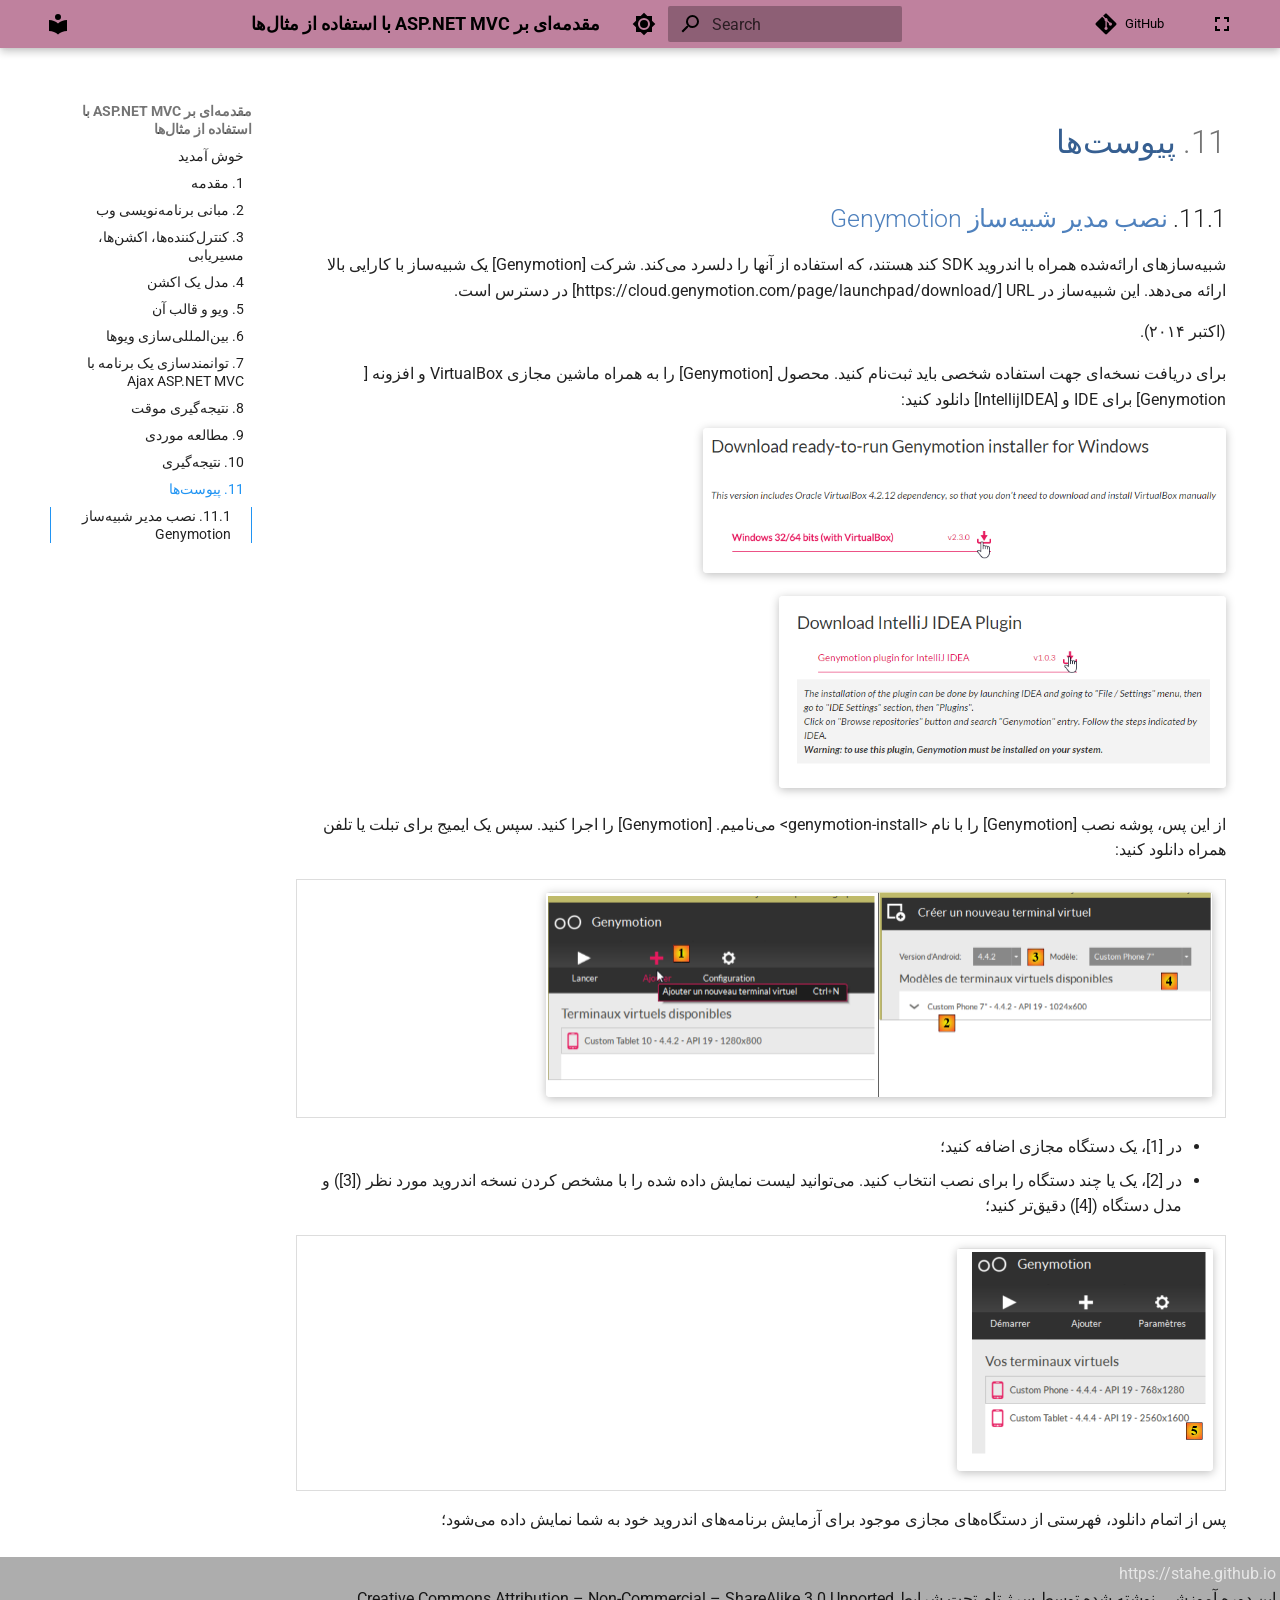
<file: pywsth.html>
<!doctype html>
<html lang="en" class="no-js">
  <head>
    
      <meta charset="utf-8">
      <meta name="viewport" content="width=device-width,initial-scale=1">
      
        <meta name="description" content="مقدمه‌ای بر ASP.NET MVC با استفاده از مثال‌ها">
      
      
        <meta name="author" content="Serge Tahé">
      
      
        <link rel="canonical" href="https://stahe.github.io/fa-aspnetmvc-nov-2013/pywsth.html">
      
      
        <link rel="prev" href="ntyjhgyry.html">
      
      
      
        
      
      
      <link rel="icon" href="assets/images/favicon.png">
      <meta name="generator" content="mkdocs-1.6.1, mkdocs-material-9.7.0">
    
    
      
        <title>11. پیوست‌ها - مقدمه‌ای بر ASP.NET MVC با استفاده از مثال‌ها</title>
      
    
    
      <link rel="stylesheet" href="assets/stylesheets/main.618322db.min.css">
      
        
        <link rel="stylesheet" href="assets/stylesheets/palette.ab4e12ef.min.css">
      
      


    
    
      
    
    
      
        
        
        <link rel="preconnect" href="https://fonts.gstatic.com" crossorigin>
        <link rel="stylesheet" href="https://fonts.googleapis.com/css?family=Roboto:300,300i,400,400i,700,700i%7CRoboto+Mono:400,400i,700,700i&display=fallback">
        <style>:root{--md-text-font:"Roboto";--md-code-font:"Roboto Mono"}</style>
      
    
    
      <link rel="stylesheet" href="stylesheets/focus.css">
    
      <link rel="stylesheet" href="stylesheets/bidi.css">
    
    <script>__md_scope=new URL(".",location),__md_hash=e=>[...e].reduce(((e,_)=>(e<<5)-e+_.charCodeAt(0)),0),__md_get=(e,_=localStorage,t=__md_scope)=>JSON.parse(_.getItem(t.pathname+"."+e)),__md_set=(e,_,t=localStorage,a=__md_scope)=>{try{t.setItem(a.pathname+"."+e,JSON.stringify(_))}catch(e){}}</script>
    
      
  <script async src="https://www.googletagmanager.com/gtag/js?id=G-EBZC3JVJNR"></script>
  <script>
    window.dataLayer = window.dataLayer || [];
    function gtag(){dataLayer.push(arguments);}
    gtag('js', new Date());
    var siteName = "مقدمه‌ای بر ASP.NET MVC با استفاده از مثال‌ها";
    gtag('config', 'G-EBZC3JVJNR', {
        'page_title': siteName
    });
  </script>

    
    
  </head>
  
  
    
    
      
    
    
    
    
    <body dir="ltr" data-md-color-scheme="default" data-md-color-primary="blue" data-md-color-accent="purple">
  
    
    <input class="md-toggle" data-md-toggle="drawer" type="checkbox" id="__drawer" autocomplete="off">
    <input class="md-toggle" data-md-toggle="search" type="checkbox" id="__search" autocomplete="off">
    <label class="md-overlay" for="__drawer"></label>
    <div data-md-component="skip">
      
        
        <a href="#11" class="md-skip">
          Skip to content
        </a>
      
    </div>
    <div data-md-component="announce">
      
    </div>
    
    
      

  

<header class="md-header md-header--shadow" data-md-component="header">
  <nav class="md-header__inner md-grid" aria-label="Header">
    <a href="index.html" title="مقدمه‌ای بر ASP.NET MVC با استفاده از مثال‌ها" class="md-header__button md-logo" aria-label="مقدمه‌ای بر ASP.NET MVC با استفاده از مثال‌ها" data-md-component="logo">
      
  
  <svg xmlns="http://www.w3.org/2000/svg" viewBox="0 0 24 24"><path d="M12 8a3 3 0 0 0 3-3 3 3 0 0 0-3-3 3 3 0 0 0-3 3 3 3 0 0 0 3 3m0 3.54C9.64 9.35 6.5 8 3 8v11c3.5 0 6.64 1.35 9 3.54 2.36-2.19 5.5-3.54 9-3.54V8c-3.5 0-6.64 1.35-9 3.54"/></svg>

    </a>
    <label class="md-header__button md-icon" for="__drawer">
      
      <svg xmlns="http://www.w3.org/2000/svg" viewBox="0 0 24 24"><path d="M3 6h18v2H3zm0 5h18v2H3zm0 5h18v2H3z"/></svg>
    </label>
    <div class="md-header__title" data-md-component="header-title">
      <div class="md-header__ellipsis">
        <div class="md-header__topic">
          <span class="md-ellipsis">
            مقدمه‌ای بر ASP.NET MVC با استفاده از مثال‌ها
          </span>
        </div>
        <div class="md-header__topic" data-md-component="header-topic">
          <span class="md-ellipsis">
            
              11. پیوست‌ها
            
          </span>
        </div>
      </div>
    </div>
    
      
        <form class="md-header__option" data-md-component="palette">
  
    
    
    
    <input class="md-option" data-md-color-media="(prefers-color-scheme: light)" data-md-color-scheme="default" data-md-color-primary="blue" data-md-color-accent="purple"  aria-label="مخاطب به حالت تاریک"  type="radio" name="__palette" id="__palette_0">
    
      <label class="md-header__button md-icon" title="مخاطب به حالت تاریک" for="__palette_1" hidden>
        <svg xmlns="http://www.w3.org/2000/svg" viewBox="0 0 24 24"><path d="M12 8a4 4 0 0 0-4 4 4 4 0 0 0 4 4 4 4 0 0 0 4-4 4 4 0 0 0-4-4m0 10a6 6 0 0 1-6-6 6 6 0 0 1 6-6 6 6 0 0 1 6 6 6 6 0 0 1-6 6m8-9.31V4h-4.69L12 .69 8.69 4H4v4.69L.69 12 4 15.31V20h4.69L12 23.31 15.31 20H20v-4.69L23.31 12z"/></svg>
      </label>
    
  
    
    
    
    <input class="md-option" data-md-color-media="(prefers-color-scheme: dark)" data-md-color-scheme="slate" data-md-color-primary="blue" data-md-color-accent="purple"  aria-label="مخاطب به حالت روشن"  type="radio" name="__palette" id="__palette_1">
    
      <label class="md-header__button md-icon" title="مخاطب به حالت روشن" for="__palette_0" hidden>
        <svg xmlns="http://www.w3.org/2000/svg" viewBox="0 0 24 24"><path d="M12 18c-.89 0-1.74-.2-2.5-.55C11.56 16.5 13 14.42 13 12s-1.44-4.5-3.5-5.45C10.26 6.2 11.11 6 12 6a6 6 0 0 1 6 6 6 6 0 0 1-6 6m8-9.31V4h-4.69L12 .69 8.69 4H4v4.69L.69 12 4 15.31V20h4.69L12 23.31 15.31 20H20v-4.69L23.31 12z"/></svg>
      </label>
    
  
</form>
      
    
    
      <script>var palette=__md_get("__palette");if(palette&&palette.color){if("(prefers-color-scheme)"===palette.color.media){var media=matchMedia("(prefers-color-scheme: light)"),input=document.querySelector(media.matches?"[data-md-color-media='(prefers-color-scheme: light)']":"[data-md-color-media='(prefers-color-scheme: dark)']");palette.color.media=input.getAttribute("data-md-color-media"),palette.color.scheme=input.getAttribute("data-md-color-scheme"),palette.color.primary=input.getAttribute("data-md-color-primary"),palette.color.accent=input.getAttribute("data-md-color-accent")}for(var[key,value]of Object.entries(palette.color))document.body.setAttribute("data-md-color-"+key,value)}</script>
    
    
    
      
      
        <label class="md-header__button md-icon" for="__search">
          
          <svg xmlns="http://www.w3.org/2000/svg" viewBox="0 0 24 24"><path d="M9.5 3A6.5 6.5 0 0 1 16 9.5c0 1.61-.59 3.09-1.56 4.23l.27.27h.79l5 5-1.5 1.5-5-5v-.79l-.27-.27A6.52 6.52 0 0 1 9.5 16 6.5 6.5 0 0 1 3 9.5 6.5 6.5 0 0 1 9.5 3m0 2C7 5 5 7 5 9.5S7 14 9.5 14 14 12 14 9.5 12 5 9.5 5"/></svg>
        </label>
        <div class="md-search" data-md-component="search" role="dialog">
  <label class="md-search__overlay" for="__search"></label>
  <div class="md-search__inner" role="search">
    <form class="md-search__form" name="search">
      <input type="text" class="md-search__input" name="query" aria-label="Search" placeholder="Search" autocapitalize="off" autocorrect="off" autocomplete="off" spellcheck="false" data-md-component="search-query" required>
      <label class="md-search__icon md-icon" for="__search">
        
        <svg xmlns="http://www.w3.org/2000/svg" viewBox="0 0 24 24"><path d="M9.5 3A6.5 6.5 0 0 1 16 9.5c0 1.61-.59 3.09-1.56 4.23l.27.27h.79l5 5-1.5 1.5-5-5v-.79l-.27-.27A6.52 6.52 0 0 1 9.5 16 6.5 6.5 0 0 1 3 9.5 6.5 6.5 0 0 1 9.5 3m0 2C7 5 5 7 5 9.5S7 14 9.5 14 14 12 14 9.5 12 5 9.5 5"/></svg>
        
        <svg xmlns="http://www.w3.org/2000/svg" viewBox="0 0 24 24"><path d="M20 11v2H8l5.5 5.5-1.42 1.42L4.16 12l7.92-7.92L13.5 5.5 8 11z"/></svg>
      </label>
      <nav class="md-search__options" aria-label="Search">
        
        <button type="reset" class="md-search__icon md-icon" title="Clear" aria-label="Clear" tabindex="-1">
          
          <svg xmlns="http://www.w3.org/2000/svg" viewBox="0 0 24 24"><path d="M19 6.41 17.59 5 12 10.59 6.41 5 5 6.41 10.59 12 5 17.59 6.41 19 12 13.41 17.59 19 19 17.59 13.41 12z"/></svg>
        </button>
      </nav>
      
    </form>
    <div class="md-search__output">
      <div class="md-search__scrollwrap" tabindex="0" data-md-scrollfix>
        <div class="md-search-result" data-md-component="search-result">
          <div class="md-search-result__meta">
            Initializing search
          </div>
          <ol class="md-search-result__list" role="presentation"></ol>
        </div>
      </div>
    </div>
  </div>
</div>
      
    
    
      <div class="md-header__source">
        <a href="https://stahe.github.io/fa-aspnetmvc-nov-2013" title="Go to repository" class="md-source" data-md-component="source">
  <div class="md-source__icon md-icon">
    
    <svg xmlns="http://www.w3.org/2000/svg" viewBox="0 0 448 512"><!--! Font Awesome Free 7.1.0 by @fontawesome - https://fontawesome.com License - https://fontawesome.com/license/free (Icons: CC BY 4.0, Fonts: SIL OFL 1.1, Code: MIT License) Copyright 2025 Fonticons, Inc.--><path d="M439.6 236.1 244 40.5c-5.4-5.5-12.8-8.5-20.4-8.5s-15 3-20.4 8.4L162.5 81l51.5 51.5c27.1-9.1 52.7 16.8 43.4 43.7l49.7 49.7c34.2-11.8 61.2 31 35.5 56.7-26.5 26.5-70.2-2.9-56-37.3L240.3 199v121.9c25.3 12.5 22.3 41.8 9.1 55-6.4 6.4-15.2 10.1-24.3 10.1s-17.8-3.6-24.3-10.1c-17.6-17.6-11.1-46.9 11.2-56v-123c-20.8-8.5-24.6-30.7-18.6-45L142.6 101 8.5 235.1C3 240.6 0 247.9 0 255.5s3 15 8.5 20.4l195.6 195.7c5.4 5.4 12.7 8.4 20.4 8.4s15-3 20.4-8.4l194.7-194.7c5.4-5.4 8.4-12.8 8.4-20.4s-3-15-8.4-20.4"/></svg>
  </div>
  <div class="md-source__repository">
    GitHub
  </div>
</a>
      </div>
    
  </nav>
  
</header>
    
    <div class="md-container" data-md-component="container">
      
      
        
          
        
      
      <main class="md-main" data-md-component="main">
        <div class="md-main__inner md-grid">
          
            
              
              <div class="md-sidebar md-sidebar--primary" data-md-component="sidebar" data-md-type="navigation" >
                <div class="md-sidebar__scrollwrap">
                  <div class="md-sidebar__inner">
                    



  

<nav class="md-nav md-nav--primary md-nav--integrated" aria-label="Navigation" data-md-level="0">
  <label class="md-nav__title" for="__drawer">
    <a href="index.html" title="مقدمه‌ای بر ASP.NET MVC با استفاده از مثال‌ها" class="md-nav__button md-logo" aria-label="مقدمه‌ای بر ASP.NET MVC با استفاده از مثال‌ها" data-md-component="logo">
      
  
  <svg xmlns="http://www.w3.org/2000/svg" viewBox="0 0 24 24"><path d="M12 8a3 3 0 0 0 3-3 3 3 0 0 0-3-3 3 3 0 0 0-3 3 3 3 0 0 0 3 3m0 3.54C9.64 9.35 6.5 8 3 8v11c3.5 0 6.64 1.35 9 3.54 2.36-2.19 5.5-3.54 9-3.54V8c-3.5 0-6.64 1.35-9 3.54"/></svg>

    </a>
    مقدمه‌ای بر ASP.NET MVC با استفاده از مثال‌ها
  </label>
  
    <div class="md-nav__source">
      <a href="https://stahe.github.io/fa-aspnetmvc-nov-2013" title="Go to repository" class="md-source" data-md-component="source">
  <div class="md-source__icon md-icon">
    
    <svg xmlns="http://www.w3.org/2000/svg" viewBox="0 0 448 512"><!--! Font Awesome Free 7.1.0 by @fontawesome - https://fontawesome.com License - https://fontawesome.com/license/free (Icons: CC BY 4.0, Fonts: SIL OFL 1.1, Code: MIT License) Copyright 2025 Fonticons, Inc.--><path d="M439.6 236.1 244 40.5c-5.4-5.5-12.8-8.5-20.4-8.5s-15 3-20.4 8.4L162.5 81l51.5 51.5c27.1-9.1 52.7 16.8 43.4 43.7l49.7 49.7c34.2-11.8 61.2 31 35.5 56.7-26.5 26.5-70.2-2.9-56-37.3L240.3 199v121.9c25.3 12.5 22.3 41.8 9.1 55-6.4 6.4-15.2 10.1-24.3 10.1s-17.8-3.6-24.3-10.1c-17.6-17.6-11.1-46.9 11.2-56v-123c-20.8-8.5-24.6-30.7-18.6-45L142.6 101 8.5 235.1C3 240.6 0 247.9 0 255.5s3 15 8.5 20.4l195.6 195.7c5.4 5.4 12.7 8.4 20.4 8.4s15-3 20.4-8.4l194.7-194.7c5.4-5.4 8.4-12.8 8.4-20.4s-3-15-8.4-20.4"/></svg>
  </div>
  <div class="md-source__repository">
    GitHub
  </div>
</a>
    </div>
  
  <ul class="md-nav__list" data-md-scrollfix>
    
      
      
  
  
  
  
    <li class="md-nav__item">
      <a href="index.html" class="md-nav__link">
        
  
  
  <span class="md-ellipsis">
    
  
    خوش آمدید
  

    
  </span>
  
  

      </a>
    </li>
  

    
      
      
  
  
  
  
    <li class="md-nav__item">
      <a href="mqdmh.html" class="md-nav__link">
        
  
  
  <span class="md-ellipsis">
    
  
    1. مقدمه
  

    
  </span>
  
  

      </a>
    </li>
  

    
      
      
  
  
  
  
    <li class="md-nav__item">
      <a href="mbny-brnmhnwysy-wb.html" class="md-nav__link">
        
  
  
  <span class="md-ellipsis">
    
  
    2. مبانی برنامه‌نویسی وب
  

    
  </span>
  
  

      </a>
    </li>
  

    
      
      
  
  
  
  
    <li class="md-nav__item">
      <a href="khntrlkhnndhh-khshnh-msyryby.html" class="md-nav__link">
        
  
  
  <span class="md-ellipsis">
    
  
    3. کنترل‌کننده‌ها، اکشن‌ها، مسیریابی
  

    
  </span>
  
  

      </a>
    </li>
  

    
      
      
  
  
  
  
    <li class="md-nav__item">
      <a href="mdl-ykh-khshn.html" class="md-nav__link">
        
  
  
  <span class="md-ellipsis">
    
  
    4. مدل یک اکشن
  

    
  </span>
  
  

      </a>
    </li>
  

    
      
      
  
  
  
  
    <li class="md-nav__item">
      <a href="wyw-w-qlb-an.html" class="md-nav__link">
        
  
  
  <span class="md-ellipsis">
    
  
    5. ویو و قالب آن
  

    
  </span>
  
  

      </a>
    </li>
  

    
      
      
  
  
  
  
    <li class="md-nav__item">
      <a href="bynlmllyszy-wywh.html" class="md-nav__link">
        
  
  
  <span class="md-ellipsis">
    
  
    6. بین‌المللی‌سازی ویوها
  

    
  </span>
  
  

      </a>
    </li>
  

    
      
      
  
  
  
  
    <li class="md-nav__item">
      <a href="twnmndszy-ykh-brnmh-b-ajax-aspnet-mvc.html" class="md-nav__link">
        
  
  
  <span class="md-ellipsis">
    
  
    7. توانمندسازی یک برنامه با Ajax ASP.NET MVC
  

    
  </span>
  
  

      </a>
    </li>
  

    
      
      
  
  
  
  
    <li class="md-nav__item">
      <a href="ntyjhgyry-mwqt.html" class="md-nav__link">
        
  
  
  <span class="md-ellipsis">
    
  
    8. نتیجه‌گیری موقت
  

    
  </span>
  
  

      </a>
    </li>
  

    
      
      
  
  
  
  
    <li class="md-nav__item">
      <a href="mlh-mwrdy.html" class="md-nav__link">
        
  
  
  <span class="md-ellipsis">
    
  
    9. مطالعه موردی
  

    
  </span>
  
  

      </a>
    </li>
  

    
      
      
  
  
  
  
    <li class="md-nav__item">
      <a href="ntyjhgyry.html" class="md-nav__link">
        
  
  
  <span class="md-ellipsis">
    
  
    10. نتیجه‌گیری
  

    
  </span>
  
  

      </a>
    </li>
  

    
      
      
  
  
    
  
  
  
    <li class="md-nav__item md-nav__item--active">
      
      <input class="md-nav__toggle md-toggle" type="checkbox" id="__toc">
      
      
        
      
      
        <label class="md-nav__link md-nav__link--active" for="__toc">
          
  
  
  <span class="md-ellipsis">
    
  
    11. پیوست‌ها
  

    
  </span>
  
  

          <span class="md-nav__icon md-icon"></span>
        </label>
      
      <a href="pywsth.html" class="md-nav__link md-nav__link--active">
        
  
  
  <span class="md-ellipsis">
    
  
    11. پیوست‌ها
  

    
  </span>
  
  

      </a>
      
        

<nav class="md-nav md-nav--secondary" aria-label="Table of contents">
  
  
  
    
  
  
    <label class="md-nav__title" for="__toc">
      <span class="md-nav__icon md-icon"></span>
      Table of contents
    </label>
    <ul class="md-nav__list" data-md-component="toc" data-md-scrollfix>
      
        <li class="md-nav__item">
  <a href="#111-genymotion" class="md-nav__link">
    <span class="md-ellipsis">
      
        11.1. نصب مدیر شبیه‌ساز Genymotion
      
    </span>
  </a>
  
</li>
      
    </ul>
  
</nav>
      
    </li>
  

    
  </ul>
</nav>
                  </div>
                </div>
              </div>
            
            
          
          
            <div class="md-content" data-md-component="content">
              
              <article class="md-content__inner md-typeset">
                
                  



<p><span id="refheading2811511143606134" name="refheading2811511143606134" class="odt-bookmark-anchor"></span></p>
<h1 id="11">11. <span style="color: #365f91">پیوست‌ها</span></h1>
<p><span id="refheading3579501143606134" name="refheading3579501143606134" class="odt-bookmark-anchor"></span></p>
<h2 id="111-genymotion">11.1. <span style="color: #4f81bd">نصب مدیر شبیه‌ساز <bdi dir="ltr" class="odt-ltr-term">Genymotion</bdi></span></h2>
<p><span id="refheading454551405398942" name="refheading454551405398942" class="odt-bookmark-anchor"></span>شبیه‌سازهای ارائه‌شده همراه با اندروید <bdi dir="ltr" class="odt-ltr-term">SDK</bdi> کند هستند، که استفاده از آنها را دلسرد می‌کند. شرکت [<bdi dir="ltr" class="odt-ltr-term">Genymotion</bdi>] یک شبیه‌ساز با کارایی بالا ارائه می‌دهد. این شبیه‌ساز در <bdi dir="ltr" class="odt-ltr-term">URL</bdi> [<bdi dir="ltr" class="odt-ltr-term">https://cloud.genymotion.com/page/launchpad/download/</bdi>] در دسترس است. </p>
<p>(اکتبر ۲۰۱۴).</p>
<p>برای دریافت نسخه‌ای جهت استفاده شخصی باید ثبت‌نام کنید. محصول [<bdi dir="ltr" class="odt-ltr-term">Genymotion</bdi>] را به همراه ماشین مجازی <bdi dir="ltr" class="odt-ltr-term">VirtualBox</bdi> و افزونه [<bdi dir="ltr" class="odt-ltr-term">Genymotion</bdi>] برای <bdi dir="ltr" class="odt-ltr-term">IDE</bdi> و [<bdi dir="ltr" class="odt-ltr-term">IntellijIDEA</bdi>] دانلود کنید:</p>
<p><img src="images/10000000000002EC000000CF67A21679.png" width="523" height="145" style="width:13.85cm;height:3.829cm;" alt="Image" class="odt-zoomable" data-zoom-src="images/10000000000002EC000000CF67A21679.png" /></p>
<p><img src="images/100000000000027F00000112118E7438.png" width="447" height="192" style="width:11.83cm;height:5.069cm;" alt="Image" class="odt-zoomable" data-zoom-src="images/100000000000027F00000112118E7438.png" /></p>
<p>از این پس، پوشه نصب [<bdi dir="ltr" class="odt-ltr-term">Genymotion</bdi>] را با نام &lt;<bdi dir="ltr" class="odt-ltr-term">genymotion-install</bdi>&gt; می‌نامیم. [<bdi dir="ltr" class="odt-ltr-term">Genymotion</bdi>] را اجرا کنید. سپس یک ایمیج برای تبلت یا تلفن همراه دانلود کنید:</p>
<table dir="rtl" class="odt-table" style="border-collapse: collapse; width: 100%; margin-bottom: 1em;"><tr><td dir="rtl" style="border: 1px solid #ddd; padding: 8px; vertical-align: top; text-align: right;"><img src="images/10000000000005360000019BA9EF0DBF.png" width="667" height="206" style="display:inline-block; margin:4px;width:17.648cm;height:5.438cm;" class="odt-zoomable" data-zoom-src="images/10000000000005360000019BA9EF0DBF.png" /></td></tr></table>

<ul>
  <li>در [1]، یک دستگاه مجازی اضافه کنید؛
  </li>
  <li>در [2]، یک یا چند دستگاه را برای نصب انتخاب کنید. می‌توانید لیست نمایش داده شده را با مشخص کردن نسخه اندروید مورد نظر ([3]) و مدل دستگاه ([4]) دقیق‌تر کنید؛
  </li>
</ul>

<table dir="rtl" class="odt-table" style="border-collapse: collapse; width: 100%; margin-bottom: 1em;"><tr><td dir="rtl" style="border: 1px solid #ddd; padding: 8px; vertical-align: top; text-align: right;"><img src="images/1000000000000200000001BE366B0BD4.png" width="256" height="223" style="display:inline-block; margin:4px;width:6.773cm;height:5.9cm;" class="odt-zoomable" data-zoom-src="images/1000000000000200000001BE366B0BD4.png" /></td></tr></table>

<p>پس از اتمام دانلود، فهرستی از دستگاه‌های مجازی موجود برای آزمایش برنامه‌های اندروید خود به شما نمایش داده می‌شود؛</p>









  




                
              </article>
            </div>
          
          
<script>var target=document.getElementById(location.hash.slice(1));target&&target.name&&(target.checked=target.name.startsWith("__tabbed_"))</script>
        </div>
        
          <button type="button" class="md-top md-icon" data-md-component="top" hidden>
  
  <svg xmlns="http://www.w3.org/2000/svg" viewBox="0 0 24 24"><path d="M13 20h-2V8l-5.5 5.5-1.42-1.42L12 4.16l7.92 7.92-1.42 1.42L13 8z"/></svg>
  Back to top
</button>
        
      </main>
      
        
  <div class="md-footer-meta md-typeset">
    <div class="md-footer-meta__inner">

      <div>
        <a href="https://stahe.github.io" target="_blank">
          https://stahe.github.io
        </a>
        <br>
        این دوره آموزشی, نوشته شده توسط سرژ تاه, تحت شرایط
        Creative Commons Attribution – Non-Commercial –
        ShareAlike 3.0 Unported.

      </div>

    </div>
  </div>

      
    </div>
    <div class="md-dialog" data-md-component="dialog">
      <div class="md-dialog__inner md-typeset"></div>
    </div>
    
    
    
      
      
      <script id="__config" type="application/json">{"annotate": null, "base": ".", "features": ["navigation.sections", "navigation.indexes", "navigation.expand", "toc.integrate", "navigation.top"], "search": "assets/javascripts/workers/search.7a47a382.min.js", "tags": null, "translations": {"clipboard.copied": "Copied to clipboard", "clipboard.copy": "Copy to clipboard", "search.result.more.one": "1 more on this page", "search.result.more.other": "# more on this page", "search.result.none": "No matching documents", "search.result.one": "1 matching document", "search.result.other": "# matching documents", "search.result.placeholder": "Type to start searching", "search.result.term.missing": "Missing", "select.version": "Select version"}, "version": null}</script>
    
    
      <script src="assets/javascripts/bundle.e71a0d61.min.js"></script>
      
        <script src="javascripts/focus.js"></script>
      
    
  </body>
</html>
</file>
<file: stylesheets/focus.css>
body.md-focus .md-sidebar--primary { display: none; } body.md-focus .md-sidebar--secondary { display: none; } body.md-focus .md-content { max-width: 95%; margin: 0 auto; } .focus-toggle-btn { cursor: pointer; margin-left: 0.5rem; } .odt-table img { max-width: 100%; height: auto; } img.odt-zoomable { cursor: zoom-in; box-shadow: 0 2px 10px rgba(0,0,0,.25); border-radius: 4px; transition: transform .15s ease, box-shadow .15s ease; } img.odt-zoomable:hover { transform: scale(1.02); box-shadow: 0 6px 18px rgba(0,0,0,.35); } .odt-lightbox-overlay { position: fixed; inset: 0; background: rgba(0,0,0,.75); display: none; align-items: center; justify-content: center; z-index: 2000; padding: 24px; } .odt-lightbox-overlay.is-open { display: flex; } .odt-lightbox-content { position: relative; max-width: 95vw; max-height: 95vh; } .odt-lightbox-content img { max-width: 95vw; max-height: 95vh; width: auto; height: auto; display: block; box-shadow: 0 10px 30px rgba(0,0,0,.6); border-radius: 4px; } .odt-lightbox-close { position: absolute; top: -14px; right: -14px; width: 34px; height: 34px; border-radius: 999px; border: none; background: rgba(255,255,255,.92); color: #000; font-size: 22px; line-height: 34px; cursor: pointer; box-shadow: 0 4px 14px rgba(0,0,0,.35); } .odt-lightbox-close:hover { filter: brightness(0.95); } .odt-lightbox-close:focus { outline: 2px solid rgba(255,255,255,.8); outline-offset: 2px; } .odt-code-rich pre, .odt-code-rich code, .odt-code-rich .odt-code-line { font-family: Consolas, 'Courier New', monospace; font-size: 15px; line-height: 12px; }} .odt-code-rich pre { margin: 0.75em 0; } .odt-code-rich code { display: block; } .odt-code-rich .odt-code-line { display: block; } .odt-code-rich[data-linenums='true'] .odt-code-line::before { counter-increment: odtline; content: counter(odtline); display: inline-block; width: 3em; margin-right: 1em; opacity: 0.6; text-align: right; } .odt-code-rich[data-linenums='false'] .odt-code-line::before { content: ''; } .odt-bookmark-anchor { display: block; width: 0; height: 0; overflow: hidden; scroll-margin-top: 5rem; }  .md-typeset p:has(> .odt-bookmark-anchor:only-child), .md-content p:has(> .odt-bookmark-anchor:only-child) { margin: 0 !important; padding: 0 !important; height: 0 !important; line-height: 0 !important; overflow: hidden !important; }  .md-typeset h1 { margin-top: .75em !important; margin-bottom: .55em !important; }  .md-typeset h2 { margin-top: .80em !important; margin-bottom: .35em !important; }  .md-typeset h3 { margin-top: .70em !important; margin-bottom: .30em !important; }  .md-typeset h4, .md-typeset h5, .md-typeset h6 { margin-top: .60em !important; margin-bottom: .25em !important; }  .md-content ol { list-style-type: decimal; }  .md-content ol ol { list-style-type: lower-alpha; }  .md-content ol ol ol { list-style-type: lower-roman; }  .md-content ol ol ol ol { list-style-type: decimal; }  .md-content ol ol ol ol ol { list-style-type: lower-alpha; }  .md-content ol ol ol ol ol ol { list-style-type: lower-roman; }  .md-content ul ol { list-style-type: decimal; }  .md-content ul ol ol { list-style-type: lower-alpha; }  .md-content ul ol ol ol { list-style-type: lower-roman; }  .md-content ul ol ol ol ol { list-style-type: decimal; }  .md-content ul ol ol ol ol ol { list-style-type: lower-alpha; }  .md-content ul ol ol ol ol ol ol { list-style-type: lower-roman; } .odt-code-copy-btn { position:absolute; top:.5rem; right:.5rem; display:inline-flex; align-items:center; justify-content:center; gap:.35rem; padding:.25rem .6rem; font-size:.72rem; font-weight:600; letter-spacing:.01em; line-height:1.2; border-radius:999px; box-shadow:0 1px 2px rgba(0,0,0,.10); backdrop-filter:saturate(180%) blur(6px); cursor:pointer; user-select:none; transition:transform .08s ease, box-shadow .12s ease, background .12s ease; z-index:5;border:1px solid rgba(0,150,136,.45); background:rgba(0,150,136,.12); color:rgb(0,150,136);  } .odt-code-copy-btn:hover { background:rgba(0,150,136,.20); box-shadow:0 3px 10px rgba(0,0,0,.18); transform:translateY(-1px); } .odt-code-copy-btn.is-copied { opacity:.85; } .odt-code-copy-container { position: relative; } 
.md-content, .md-content__inner, .md-typeset, article.md-content__inner { direction: rtl; text-align: right; unicode-bidi: isolate; }
.md-typeset h1, .md-typeset h2, .md-typeset h3, .md-typeset h4, .md-typeset h5, .md-typeset h6 { direction: rtl; text-align: right; unicode-bidi: plaintext; }
.md-typeset p, .md-typeset li, .md-typeset blockquote { unicode-bidi: plaintext; }
html[dir='rtl'] .md-content, body.odt-rtl .md-content { direction: rtl; text-align: right; unicode-bidi: isolate; }
html[dir='rtl'] .md-content__inner, body.odt-rtl .md-content__inner { direction: rtl; text-align: right; unicode-bidi: isolate; }
html[dir='rtl'] .md-nav, body.odt-rtl .md-nav { direction: rtl; text-align: right; }
html[dir='rtl'] .md-header__title, body.odt-rtl .md-header__title { direction: rtl; }
html[dir='rtl'] .md-content ul, html[dir='rtl'] .md-content ol, body.odt-rtl .md-content ul, body.odt-rtl .md-content ol, .md-content ul, .md-content ol { padding-right: 1.6em; padding-left: 0; margin-right: 0; margin-left: 0; }
html[dir='rtl'] .md-content li, body.odt-rtl .md-content li, .md-content li { text-align: right; }
.md-typeset blockquote { border-right: .2rem solid var(--md-default-fg-color--lighter); border-left: 0; padding-right: .8rem; padding-left: 0; }
.md-typeset table:not(.highlighttable), .md-typeset table.odt-table { direction: rtl; text-align: right; }
.md-typeset table:not(.highlighttable) th, .md-typeset table:not(.highlighttable) td, .md-typeset table.odt-table th, .md-typeset table.odt-table td { direction: rtl; text-align: right; }
.md-typeset table.odt-table td:has(> img:only-child), .md-typeset table.odt-table th:has(> img:only-child) { text-align: center; }
.odt-ltr-term { direction: ltr; unicode-bidi: isolate; }
.odt-rtl-run { direction: rtl; unicode-bidi: isolate; }
.md-content code, .md-content pre, .odt-code-rich, .odt-code-rich * { direction: ltr; text-align: left; unicode-bidi: isolate; }

[data-md-color-scheme="default"] .md-header { background-color: #bf819e; }
[data-md-color-scheme="slate"] .md-header { background-color: #bf819e; }
[data-md-color-scheme="default"] .md-header,[data-md-color-scheme="default"] .md-header__title,[data-md-color-scheme="default"] .md-header__title .md-header__topic,[data-md-color-scheme="default"] .md-header__title .md-ellipsis,[data-md-color-scheme="default"] .md-header__button,[data-md-color-scheme="default"] .md-header [class^="md-icon"],[data-md-color-scheme="default"] .md-header__source,[data-md-color-scheme="default"] .md-header .md-source__repository,[data-md-color-scheme="default"] .md-header .md-search__input,[data-md-color-scheme="default"] .md-header .md-search__icon { color: #000000 !important; }
[data-md-color-scheme="default"] .md-header svg { fill: #000000 !important; }
[data-md-color-scheme="default"] .md-header .md-search__input::placeholder { color: #000000 !important; opacity: .7; }
[data-md-color-scheme="slate"] .md-header,[data-md-color-scheme="slate"] .md-header__title,[data-md-color-scheme="slate"] .md-header__title .md-header__topic,[data-md-color-scheme="slate"] .md-header__title .md-ellipsis,[data-md-color-scheme="slate"] .md-header__button,[data-md-color-scheme="slate"] .md-header [class^="md-icon"],[data-md-color-scheme="slate"] .md-header__source,[data-md-color-scheme="slate"] .md-header .md-source__repository,[data-md-color-scheme="slate"] .md-header .md-search__input,[data-md-color-scheme="slate"] .md-header .md-search__icon { color: #000000 !important; }
[data-md-color-scheme="slate"] .md-header svg { fill: #000000 !important; }
[data-md-color-scheme="slate"] .md-header .md-search__input::placeholder { color: #000000 !important; opacity: .7; }
</file>
<file: stylesheets/bidi.css>
/* Generated by convert_odt V916 — BiDi / RTL support. */

html[dir="rtl"], body[dir="rtl"] {
  direction: rtl;
  text-align: right;
}

.md-content,
.md-typeset,
.md-content__inner {
  unicode-bidi: isolate;
}
/* V915: also target MkDocs content directly so RTL works before JS sets html[dir]. */
.md-content,
.md-typeset,
.md-content__inner,
article.md-content__inner,
html[dir="rtl"] .md-content,
html[dir="rtl"] .md-typeset,
html[dir="rtl"] .md-content__inner {
  direction: rtl;
  text-align: right;
}
.md-typeset h1,
.md-typeset h2,
.md-typeset h3,
.md-typeset h4,
.md-typeset h5,
.md-typeset h6 {
  direction: rtl;
  text-align: right;
  unicode-bidi: plaintext;
}
.md-typeset p,
.md-typeset li,
.md-typeset blockquote {
  unicode-bidi: plaintext;
}

/* Isolated Latin / technical / personal-name fragments. */
bdi[dir="ltr"],
span[dir="ltr"],
.ltr-term,
.ltr-latin,
.ltr-person {
  direction: ltr !important;
  unicode-bidi: isolate !important;
  display: inline-block;
  text-align: left !important;
  white-space: nowrap;
}

/* Isolated RTL fragments inside LTR documents. */
bdi[dir="rtl"],
span[dir="rtl"],
.rtl-term {
  direction: rtl !important;
  unicode-bidi: isolate !important;
  display: inline-block;
  text-align: right !important;
}

/* MkDocs Material navigation/header in RTL. */
.md-header__title,
.md-header__topic,
.md-tabs,
.md-nav,
.md-nav__title,
.md-nav__item,
.md-nav__link,
.md-sidebar {
  direction: rtl;
  text-align: right;
}
.md-nav__list {
  padding-right: 0;
  padding-left: 0;
}
.md-nav__link {
  justify-content: flex-start;
}
.md-nav__link .md-ellipsis {
  direction: rtl;
  text-align: right;
}
.md-header__title .md-header__topic,
.md-header__title .md-ellipsis {
  unicode-bidi: plaintext;
}

/* Better mixed RTL/LTR inline punctuation handling. */
.md-typeset a,
.md-typeset strong,
.md-typeset em {
  unicode-bidi: isolate;
}

/* Code and preformatted text must remain LTR. */
pre, code, kbd, samp,
.highlight, .codehilite,
.odt-code-rich,
.odt-code-rich * {
  direction: ltr !important;
  unicode-bidi: isolate !important;
  text-align: left !important;
}

/* RTL lists in MkDocs Material. */
.md-typeset ul,
.md-typeset ol,
html[dir="rtl"] .md-typeset ul,
html[dir="rtl"] .md-typeset ol {
  padding-right: 1.5em;
  padding-left: 0;
  margin-right: 0;
  margin-left: 0;
}
.md-typeset li,
html[dir="rtl"] .md-typeset li {
  text-align: right;
}
.md-typeset blockquote {
  border-right: .2rem solid var(--md-default-fg-color--lighter);
  border-left: 0;
  padding-right: .8rem;
  padding-left: 0;
}

/* Tables follow RTL column order. Code tables remain LTR. */
.md-typeset table:not(.highlighttable),
.md-typeset table.odt-table,
html[dir="rtl"] .md-typeset table:not(.highlighttable) {
  direction: rtl;
  text-align: right;
}
.md-typeset table:not(.highlighttable) th,
.md-typeset table:not(.highlighttable) td,
.md-typeset table.odt-table th,
.md-typeset table.odt-table td {
  direction: rtl;
  text-align: right;
}
.md-typeset table.odt-table td:has(> img:only-child),
.md-typeset table.odt-table th:has(> img:only-child) {
  text-align: center;
}
.md-typeset table pre,
.md-typeset table code {
  direction: ltr !important;
  text-align: left !important;
}

figure, .md-typeset figure {
  text-align: center;
}
</file>
<file: assets/stylesheets/main.618322db.min.css>
@charset "UTF-8";html{-webkit-text-size-adjust:none;-moz-text-size-adjust:none;text-size-adjust:none;box-sizing:border-box}*,:after,:before{box-sizing:inherit}@media (prefers-reduced-motion){*,:after,:before{transition:none!important}}body{margin:0}a,button,input,label{-webkit-tap-highlight-color:transparent}a{color:inherit;text-decoration:none}hr{border:0;box-sizing:initial;display:block;height:.05rem;overflow:visible;padding:0}small{font-size:80%}sub,sup{line-height:1em}img{border-style:none}table{border-collapse:initial;border-spacing:0}td,th{font-weight:400;vertical-align:top}button{background:#0000;border:0;font-family:inherit;font-size:inherit;margin:0;padding:0}input{border:0;outline:none}:root{--md-primary-fg-color:#4051b5;--md-primary-fg-color--light:#5d6cc0;--md-primary-fg-color--dark:#303fa1;--md-primary-bg-color:#fff;--md-primary-bg-color--light:#ffffffb3;--md-accent-fg-color:#526cfe;--md-accent-fg-color--transparent:#526cfe1a;--md-accent-bg-color:#fff;--md-accent-bg-color--light:#ffffffb3}[data-md-color-scheme=default]{color-scheme:light}[data-md-color-scheme=default] img[src$="#gh-dark-mode-only"],[data-md-color-scheme=default] img[src$="#only-dark"]{display:none}:root,[data-md-color-scheme=default]{--md-hue:225deg;--md-default-fg-color:#000000de;--md-default-fg-color--light:#0000008a;--md-default-fg-color--lighter:#00000052;--md-default-fg-color--lightest:#00000012;--md-default-bg-color:#fff;--md-default-bg-color--light:#ffffffb3;--md-default-bg-color--lighter:#ffffff4d;--md-default-bg-color--lightest:#ffffff1f;--md-code-fg-color:#36464e;--md-code-bg-color:#f5f5f5;--md-code-bg-color--light:#f5f5f5b3;--md-code-bg-color--lighter:#f5f5f54d;--md-code-hl-color:#4287ff;--md-code-hl-color--light:#4287ff1a;--md-code-hl-number-color:#d52a2a;--md-code-hl-special-color:#db1457;--md-code-hl-function-color:#a846b9;--md-code-hl-constant-color:#6e59d9;--md-code-hl-keyword-color:#3f6ec6;--md-code-hl-string-color:#1c7d4d;--md-code-hl-name-color:var(--md-code-fg-color);--md-code-hl-operator-color:var(--md-default-fg-color--light);--md-code-hl-punctuation-color:var(--md-default-fg-color--light);--md-code-hl-comment-color:var(--md-default-fg-color--light);--md-code-hl-generic-color:var(--md-default-fg-color--light);--md-code-hl-variable-color:var(--md-default-fg-color--light);--md-typeset-color:var(--md-default-fg-color);--md-typeset-a-color:var(--md-primary-fg-color);--md-typeset-del-color:#f5503d26;--md-typeset-ins-color:#0bd57026;--md-typeset-kbd-color:#fafafa;--md-typeset-kbd-accent-color:#fff;--md-typeset-kbd-border-color:#b8b8b8;--md-typeset-mark-color:#ffff0080;--md-typeset-table-color:#0000001f;--md-typeset-table-color--light:rgba(0,0,0,.035);--md-admonition-fg-color:var(--md-default-fg-color);--md-admonition-bg-color:var(--md-default-bg-color);--md-warning-fg-color:#000000de;--md-warning-bg-color:#ff9;--md-footer-fg-color:#fff;--md-footer-fg-color--light:#ffffffb3;--md-footer-fg-color--lighter:#ffffff73;--md-footer-bg-color:#000000de;--md-footer-bg-color--dark:#00000052;--md-shadow-z1:0 0.2rem 0.5rem #0000000d,0 0 0.05rem #0000001a;--md-shadow-z2:0 0.2rem 0.5rem #0000001a,0 0 0.05rem #00000040;--md-shadow-z3:0 0.2rem 0.5rem #0003,0 0 0.05rem #00000059}.md-icon svg{fill:currentcolor;display:block;height:1.2rem;width:1.2rem}body{-webkit-font-smoothing:antialiased;-moz-osx-font-smoothing:grayscale;--md-text-font-family:var(--md-text-font,_),-apple-system,BlinkMacSystemFont,Helvetica,Arial,sans-serif;--md-code-font-family:var(--md-code-font,_),SFMono-Regular,Consolas,Menlo,monospace}aside,body,input{font-feature-settings:"kern","liga";color:var(--md-typeset-color);font-family:var(--md-text-font-family)}code,kbd,pre{font-feature-settings:"kern";font-family:var(--md-code-font-family)}:root{--md-typeset-table-sort-icon:url('data:image/svg+xml;charset=utf-8,<svg xmlns="http://www.w3.org/2000/svg" viewBox="0 0 24 24"><path d="m18 21-4-4h3V7h-3l4-4 4 4h-3v10h3M2 19v-2h10v2M2 13v-2h7v2M2 7V5h4v2z"/></svg>');--md-typeset-table-sort-icon--asc:url('data:image/svg+xml;charset=utf-8,<svg xmlns="http://www.w3.org/2000/svg" viewBox="0 0 24 24"><path d="M19 17h3l-4 4-4-4h3V3h2M2 17h10v2H2M6 5v2H2V5m0 6h7v2H2z"/></svg>');--md-typeset-table-sort-icon--desc:url('data:image/svg+xml;charset=utf-8,<svg xmlns="http://www.w3.org/2000/svg" viewBox="0 0 24 24"><path d="M19 7h3l-4-4-4 4h3v14h2M2 17h10v2H2M6 5v2H2V5m0 6h7v2H2z"/></svg>')}.md-typeset{-webkit-print-color-adjust:exact;color-adjust:exact;font-size:.8rem;line-height:1.6;overflow-wrap:break-word}@media print{.md-typeset{font-size:.68rem}}.md-typeset blockquote,.md-typeset dl,.md-typeset figure,.md-typeset ol,.md-typeset pre,.md-typeset ul{margin-bottom:1em;margin-top:1em}.md-typeset h1{color:var(--md-default-fg-color--light);font-size:2em;line-height:1.3;margin:0 0 1.25em}.md-typeset h1,.md-typeset h2{font-weight:300;letter-spacing:-.01em}.md-typeset h2{font-size:1.5625em;line-height:1.4;margin:1.6em 0 .64em}.md-typeset h3{font-size:1.25em;font-weight:400;letter-spacing:-.01em;line-height:1.5;margin:1.6em 0 .8em}.md-typeset h2+h3{margin-top:.8em}.md-typeset h4{font-weight:700;letter-spacing:-.01em;margin:1em 0}.md-typeset h5,.md-typeset h6{color:var(--md-default-fg-color--light);font-size:.8em;font-weight:700;letter-spacing:-.01em;margin:1.25em 0}.md-typeset h5{text-transform:uppercase}.md-typeset h5 code{text-transform:none}.md-typeset hr{border-bottom:.05rem solid var(--md-default-fg-color--lightest);display:flow-root;margin:1.5em 0}.md-typeset a{color:var(--md-typeset-a-color);word-break:break-word}.md-typeset a,.md-typeset a:before{transition:color 125ms}.md-typeset a:focus,.md-typeset a:hover{color:var(--md-accent-fg-color)}.md-typeset a:focus code,.md-typeset a:hover code{background-color:var(--md-accent-fg-color--transparent);color:var(--md-accent-fg-color)}.md-typeset a code{color:var(--md-typeset-a-color)}.md-typeset a.focus-visible{outline-color:var(--md-accent-fg-color);outline-offset:.2rem}.md-typeset code,.md-typeset kbd,.md-typeset pre{color:var(--md-code-fg-color);direction:ltr;font-variant-ligatures:none;transition:background-color 125ms}@media print{.md-typeset code,.md-typeset kbd,.md-typeset pre{white-space:pre-wrap}}.md-typeset code{background-color:var(--md-code-bg-color);border-radius:.1rem;-webkit-box-decoration-break:clone;box-decoration-break:clone;font-size:.85em;padding:0 .2941176471em;transition:color 125ms,background-color 125ms;word-break:break-word}.md-typeset code:not(.focus-visible){-webkit-tap-highlight-color:transparent;outline:none}.md-typeset pre{display:flow-root;line-height:1.4;position:relative}.md-typeset pre>code{-webkit-box-decoration-break:slice;box-decoration-break:slice;box-shadow:none;display:block;margin:0;outline-color:var(--md-accent-fg-color);overflow:auto;padding:.7720588235em 1.1764705882em;scrollbar-color:var(--md-default-fg-color--lighter) #0000;scrollbar-width:thin;touch-action:auto;word-break:normal}.md-typeset pre>code:hover{scrollbar-color:var(--md-accent-fg-color) #0000}.md-typeset pre>code::-webkit-scrollbar{height:.2rem;width:.2rem}.md-typeset pre>code::-webkit-scrollbar-thumb{background-color:var(--md-default-fg-color--lighter)}.md-typeset pre>code::-webkit-scrollbar-thumb:hover{background-color:var(--md-accent-fg-color)}.md-typeset kbd{background-color:var(--md-typeset-kbd-color);border-radius:.1rem;box-shadow:0 .1rem 0 .05rem var(--md-typeset-kbd-border-color),0 .1rem 0 var(--md-typeset-kbd-border-color),0 -.1rem .2rem var(--md-typeset-kbd-accent-color) inset;color:var(--md-default-fg-color);display:inline-block;font-size:.75em;padding:0 .6666666667em;vertical-align:text-top;word-break:break-word}.md-typeset mark{background-color:var(--md-typeset-mark-color);-webkit-box-decoration-break:clone;box-decoration-break:clone;color:inherit;word-break:break-word}.md-typeset abbr{cursor:help;text-decoration:none}.md-typeset [data-preview],.md-typeset abbr{border-bottom:.05rem dotted var(--md-default-fg-color--light)}.md-typeset small{opacity:.75}[dir=ltr] .md-typeset sub,[dir=ltr] .md-typeset sup{margin-left:.078125em}[dir=rtl] .md-typeset sub,[dir=rtl] .md-typeset sup{margin-right:.078125em}[dir=ltr] .md-typeset blockquote{padding-left:.6rem}[dir=rtl] .md-typeset blockquote{padding-right:.6rem}[dir=ltr] .md-typeset blockquote{border-left:.2rem solid var(--md-default-fg-color--lighter)}[dir=rtl] .md-typeset blockquote{border-right:.2rem solid var(--md-default-fg-color--lighter)}.md-typeset blockquote{color:var(--md-default-fg-color--light);margin-left:0;margin-right:0}.md-typeset ul{list-style-type:disc}.md-typeset ul[type]{list-style-type:revert-layer}[dir=ltr] .md-typeset ol,[dir=ltr] .md-typeset ul{margin-left:.625em}[dir=rtl] .md-typeset ol,[dir=rtl] .md-typeset ul{margin-right:.625em}.md-typeset ol,.md-typeset ul{padding:0}.md-typeset ol:not([hidden]),.md-typeset ul:not([hidden]){display:flow-root}.md-typeset ol ol,.md-typeset ul ol{list-style-type:lower-alpha}.md-typeset ol ol ol,.md-typeset ul ol ol{list-style-type:lower-roman}.md-typeset ol ol ol ol,.md-typeset ul ol ol ol{list-style-type:upper-alpha}.md-typeset ol ol ol ol ol,.md-typeset ul ol ol ol ol{list-style-type:upper-roman}.md-typeset ol[type],.md-typeset ul[type]{list-style-type:revert-layer}[dir=ltr] .md-typeset ol li,[dir=ltr] .md-typeset ul li{margin-left:1.25em}[dir=rtl] .md-typeset ol li,[dir=rtl] .md-typeset ul li{margin-right:1.25em}.md-typeset ol li,.md-typeset ul li{margin-bottom:.5em}.md-typeset ol li blockquote,.md-typeset ol li p,.md-typeset ul li blockquote,.md-typeset ul li p{margin:.5em 0}.md-typeset ol li:last-child,.md-typeset ul li:last-child{margin-bottom:0}[dir=ltr] .md-typeset ol li ol,[dir=ltr] .md-typeset ol li ul,[dir=ltr] .md-typeset ul li ol,[dir=ltr] .md-typeset ul li ul{margin-left:.625em}[dir=rtl] .md-typeset ol li ol,[dir=rtl] .md-typeset ol li ul,[dir=rtl] .md-typeset ul li ol,[dir=rtl] .md-typeset ul li ul{margin-right:.625em}.md-typeset ol li ol,.md-typeset ol li ul,.md-typeset ul li ol,.md-typeset ul li ul{margin-bottom:.5em;margin-top:.5em}[dir=ltr] .md-typeset dd{margin-left:1.875em}[dir=rtl] .md-typeset dd{margin-right:1.875em}.md-typeset dd{margin-bottom:1.5em;margin-top:1em}.md-typeset img,.md-typeset svg,.md-typeset video{height:auto;max-width:100%}.md-typeset img[align=left]{margin:1em 1em 1em 0}.md-typeset img[align=right]{margin:1em 0 1em 1em}.md-typeset img[align]:only-child{margin-top:0}.md-typeset figure{display:flow-root;margin:1em auto;max-width:100%;text-align:center;width:fit-content}.md-typeset figure img{display:block;margin:0 auto}.md-typeset figcaption{font-style:italic;margin:1em auto;max-width:24rem}.md-typeset iframe{max-width:100%}.md-typeset table:not([class]){background-color:var(--md-default-bg-color);border:.05rem solid var(--md-typeset-table-color);border-radius:.1rem;display:inline-block;font-size:.64rem;max-width:100%;overflow:auto;touch-action:auto}@media print{.md-typeset table:not([class]){display:table}}.md-typeset table:not([class])+*{margin-top:1.5em}.md-typeset table:not([class]) td>:first-child,.md-typeset table:not([class]) th>:first-child{margin-top:0}.md-typeset table:not([class]) td>:last-child,.md-typeset table:not([class]) th>:last-child{margin-bottom:0}.md-typeset table:not([class]) td:not([align]),.md-typeset table:not([class]) th:not([align]){text-align:left}[dir=rtl] .md-typeset table:not([class]) td:not([align]),[dir=rtl] .md-typeset table:not([class]) th:not([align]){text-align:right}.md-typeset table:not([class]) th{font-weight:700;min-width:5rem;padding:.9375em 1.25em;vertical-align:top}.md-typeset table:not([class]) td{border-top:.05rem solid var(--md-typeset-table-color);padding:.9375em 1.25em;vertical-align:top}.md-typeset table:not([class]) tbody tr{transition:background-color 125ms}.md-typeset table:not([class]) tbody tr:hover{background-color:var(--md-typeset-table-color--light);box-shadow:0 .05rem 0 var(--md-default-bg-color) inset}.md-typeset table:not([class]) a{word-break:normal}.md-typeset table th[role=columnheader]{cursor:pointer}[dir=ltr] .md-typeset table th[role=columnheader]:after{margin-left:.5em}[dir=rtl] .md-typeset table th[role=columnheader]:after{margin-right:.5em}.md-typeset table th[role=columnheader]:after{content:"";display:inline-block;height:1.2em;-webkit-mask-image:var(--md-typeset-table-sort-icon);mask-image:var(--md-typeset-table-sort-icon);-webkit-mask-repeat:no-repeat;mask-repeat:no-repeat;-webkit-mask-size:contain;mask-size:contain;transition:background-color 125ms;vertical-align:text-bottom;width:1.2em}.md-typeset table th[role=columnheader]:hover:after{background-color:var(--md-default-fg-color--lighter)}.md-typeset table th[role=columnheader][aria-sort=ascending]:after{background-color:var(--md-default-fg-color--light);-webkit-mask-image:var(--md-typeset-table-sort-icon--asc);mask-image:var(--md-typeset-table-sort-icon--asc)}.md-typeset table th[role=columnheader][aria-sort=descending]:after{background-color:var(--md-default-fg-color--light);-webkit-mask-image:var(--md-typeset-table-sort-icon--desc);mask-image:var(--md-typeset-table-sort-icon--desc)}.md-typeset__scrollwrap{margin:1em -.8rem;overflow-x:auto;touch-action:auto}.md-typeset__table{display:inline-block;margin-bottom:.5em;padding:0 .8rem}@media print{.md-typeset__table{display:block}}html .md-typeset__table table{display:table;margin:0;overflow:hidden;width:100%}@media screen and (max-width:44.984375em){.md-content__inner>pre{margin:1em -.8rem}.md-content__inner>pre code{border-radius:0}}.md-typeset .md-author{border-radius:100%;display:block;flex-shrink:0;height:1.6rem;overflow:hidden;position:relative;transition:color 125ms,transform 125ms;width:1.6rem}.md-typeset .md-author img{display:block}.md-typeset .md-author--more{background:var(--md-default-fg-color--lightest);color:var(--md-default-fg-color--lighter);font-size:.6rem;font-weight:700;line-height:1.6rem;text-align:center}.md-typeset .md-author--long{height:2.4rem;width:2.4rem}.md-typeset a.md-author{transform:scale(1)}.md-typeset a.md-author img{border-radius:100%;filter:grayscale(100%) opacity(75%);transition:filter 125ms}.md-typeset a.md-author:focus,.md-typeset a.md-author:hover{transform:scale(1.1);z-index:1}.md-typeset a.md-author:focus img,.md-typeset a.md-author:hover img{filter:grayscale(0)}.md-banner{background-color:var(--md-footer-bg-color);color:var(--md-footer-fg-color);overflow:auto}@media print{.md-banner{display:none}}.md-banner--warning{background-color:var(--md-warning-bg-color);color:var(--md-warning-fg-color)}.md-banner__inner{font-size:.7rem;margin:.6rem auto;padding:0 .8rem}[dir=ltr] .md-banner__button{float:right}[dir=rtl] .md-banner__button{float:left}.md-banner__button{color:inherit;cursor:pointer;transition:opacity .25s}.no-js .md-banner__button{display:none}.md-banner__button:hover{opacity:.7}html{font-size:125%;height:100%;overflow-x:hidden}@media screen and (min-width:100em){html{font-size:137.5%}}@media screen and (min-width:125em){html{font-size:150%}}body{background-color:var(--md-default-bg-color);display:flex;flex-direction:column;font-size:.5rem;min-height:100%;position:relative;width:100%}@media print{body{display:block}}@media screen and (max-width:59.984375em){body[data-md-scrolllock]{position:fixed}}.md-grid{margin-left:auto;margin-right:auto;max-width:61rem}.md-container{display:flex;flex-direction:column;flex-grow:1}@media print{.md-container{display:block}}.md-main{flex-grow:1}.md-main__inner{display:flex;height:100%;margin-top:1.5rem}.md-ellipsis{overflow:hidden;text-overflow:ellipsis}.md-toggle{display:none}.md-option{height:0;opacity:0;position:absolute;width:0}.md-option:checked+label:not([hidden]){display:block}.md-option.focus-visible+label{outline-color:var(--md-accent-fg-color);outline-style:auto}.md-skip{background-color:var(--md-default-fg-color);border-radius:.1rem;color:var(--md-default-bg-color);font-size:.64rem;margin:.5rem;opacity:0;outline-color:var(--md-accent-fg-color);padding:.3rem .5rem;position:fixed;transform:translateY(.4rem);z-index:-1}.md-skip:focus{opacity:1;transform:translateY(0);transition:transform .25s cubic-bezier(.4,0,.2,1),opacity 175ms 75ms;z-index:10}@page{margin:25mm}:root{--md-clipboard-icon:url('data:image/svg+xml;charset=utf-8,<svg xmlns="http://www.w3.org/2000/svg" viewBox="0 0 24 24"><path d="M19 21H8V7h11m0-2H8a2 2 0 0 0-2 2v14a2 2 0 0 0 2 2h11a2 2 0 0 0 2-2V7a2 2 0 0 0-2-2m-3-4H4a2 2 0 0 0-2 2v14h2V3h12z"/></svg>')}.md-clipboard{border-radius:.1rem;color:var(--md-default-fg-color--lightest);cursor:pointer;height:1.5em;outline-color:var(--md-accent-fg-color);outline-offset:.1rem;transition:color .25s;width:1.5em;z-index:1}@media print{.md-clipboard{display:none}}.md-clipboard:not(.focus-visible){-webkit-tap-highlight-color:transparent;outline:none}:hover>.md-clipboard{color:var(--md-default-fg-color--light)}.md-clipboard:focus,.md-clipboard:hover{color:var(--md-accent-fg-color)}.md-clipboard:after{background-color:currentcolor;content:"";display:block;height:1.125em;margin:0 auto;-webkit-mask-image:var(--md-clipboard-icon);mask-image:var(--md-clipboard-icon);-webkit-mask-position:center;mask-position:center;-webkit-mask-repeat:no-repeat;mask-repeat:no-repeat;-webkit-mask-size:contain;mask-size:contain;width:1.125em}.md-clipboard--inline{cursor:pointer}.md-clipboard--inline code{transition:color .25s,background-color .25s}.md-clipboard--inline:focus code,.md-clipboard--inline:hover code{background-color:var(--md-accent-fg-color--transparent);color:var(--md-accent-fg-color)}:root{--md-code-select-icon:url('data:image/svg+xml;charset=utf-8,<svg xmlns="http://www.w3.org/2000/svg" viewBox="0 0 24 24"><path d="M19 19h-4v2h4c1.1 0 2-.9 2-2v-4h-2m0-12h-4v2h4v4h2V5c0-1.1-.9-2-2-2M5 5h4V3H5c-1.1 0-2 .9-2 2v4h2m0 6H3v4c0 1.1.9 2 2 2h4v-2H5zm2-4h2v2H7zm4 0h2v2h-2zm4 0h2v2h-2zM7 7h2v2H7zm4 0h2v2h-2zm4 0h2v2h-2zm-8 8h2v2H7zm4 0h2v2h-2zm4 0h2v2h-2z"/></svg>');--md-code-copy-icon:url('data:image/svg+xml;charset=utf-8,<svg xmlns="http://www.w3.org/2000/svg" viewBox="0 0 24 24"><path d="M19 21H8V7h11m0-2H8a2 2 0 0 0-2 2v14a2 2 0 0 0 2 2h11a2 2 0 0 0 2-2V7a2 2 0 0 0-2-2m-3-4H4a2 2 0 0 0-2 2v14h2V3h12z"/></svg>')}.md-typeset .md-code__content{display:grid}.md-code__nav{background-color:var(--md-code-bg-color--lighter);border-radius:.1rem;display:flex;gap:.2rem;padding:.2rem;position:absolute;right:.25em;top:.25em;transition:background-color .25s;z-index:1}:hover>.md-code__nav{background-color:var(--md-code-bg-color--light)}.md-code__button{color:var(--md-default-fg-color--lightest);cursor:pointer;display:block;height:1.5em;outline-color:var(--md-accent-fg-color);outline-offset:.1rem;transition:color .25s;width:1.5em}:hover>*>.md-code__button{color:var(--md-default-fg-color--light)}.md-code__button.focus-visible,.md-code__button:hover{color:var(--md-accent-fg-color)}.md-code__button--active{color:var(--md-default-fg-color)!important}.md-code__button:after{background-color:currentcolor;content:"";display:block;height:1.125em;margin:0 auto;-webkit-mask-position:center;mask-position:center;-webkit-mask-repeat:no-repeat;mask-repeat:no-repeat;-webkit-mask-size:contain;mask-size:contain;width:1.125em}.md-code__button[data-md-type=select]:after{-webkit-mask-image:var(--md-code-select-icon);mask-image:var(--md-code-select-icon)}.md-code__button[data-md-type=copy]:after{-webkit-mask-image:var(--md-code-copy-icon);mask-image:var(--md-code-copy-icon)}@keyframes consent{0%{opacity:0;transform:translateY(100%)}to{opacity:1;transform:translateY(0)}}@keyframes overlay{0%{opacity:0}to{opacity:1}}.md-consent__overlay{animation:overlay .25s both;-webkit-backdrop-filter:blur(.1rem);backdrop-filter:blur(.1rem);background-color:#0000008a;height:100%;opacity:1;position:fixed;top:0;width:100%;z-index:5}.md-consent__inner{animation:consent .5s cubic-bezier(.1,.7,.1,1) both;background-color:var(--md-default-bg-color);border:0;border-radius:.1rem;bottom:0;box-shadow:0 0 .2rem #0000001a,0 .2rem .4rem #0003;max-height:100%;overflow:auto;padding:0;position:fixed;width:100%;z-index:5}.md-consent__form{padding:.8rem}.md-consent__settings{display:none;margin:1em 0}input:checked+.md-consent__settings{display:block}.md-consent__controls{margin-bottom:.8rem}.md-typeset .md-consent__controls .md-button{display:inline}@media screen and (max-width:44.984375em){.md-typeset .md-consent__controls .md-button{display:block;margin-top:.4rem;text-align:center;width:100%}}.md-consent label{cursor:pointer}.md-content{flex-grow:1;min-width:0}.md-content__inner{margin:0 .8rem 1.2rem;padding-top:.6rem}@media screen and (min-width:76.25em){[dir=ltr] .md-sidebar--primary:not([hidden])~.md-content>.md-content__inner{margin-left:1.2rem}[dir=ltr] .md-sidebar--secondary:not([hidden])~.md-content>.md-content__inner,[dir=rtl] .md-sidebar--primary:not([hidden])~.md-content>.md-content__inner{margin-right:1.2rem}[dir=rtl] .md-sidebar--secondary:not([hidden])~.md-content>.md-content__inner{margin-left:1.2rem}}.md-content__inner:before{content:"";display:block;height:.4rem}.md-content__inner>:last-child{margin-bottom:0}[dir=ltr] .md-content__button{float:right}[dir=rtl] .md-content__button{float:left}[dir=ltr] .md-content__button{margin-left:.4rem}[dir=rtl] .md-content__button{margin-right:.4rem}.md-content__button{margin:.4rem 0;padding:0}@media print{.md-content__button{display:none}}.md-typeset .md-content__button{color:var(--md-default-fg-color--lighter)}.md-content__button svg{display:inline;vertical-align:top}[dir=rtl] .md-content__button svg{transform:scaleX(-1)}[dir=ltr] .md-dialog{right:.8rem}[dir=rtl] .md-dialog{left:.8rem}.md-dialog{background-color:var(--md-default-fg-color);border-radius:.1rem;bottom:.8rem;box-shadow:var(--md-shadow-z3);min-width:11.1rem;opacity:0;padding:.4rem .6rem;pointer-events:none;position:fixed;transform:translateY(100%);transition:transform 0ms .4s,opacity .4s;z-index:4}@media print{.md-dialog{display:none}}.md-dialog--active{opacity:1;pointer-events:auto;transform:translateY(0);transition:transform .4s cubic-bezier(.075,.85,.175,1),opacity .4s}.md-dialog__inner{color:var(--md-default-bg-color);font-size:.7rem}.md-feedback{margin:2em 0 1em;text-align:center}.md-feedback fieldset{border:none;margin:0;padding:0}.md-feedback__title{font-weight:700;margin:1em auto}.md-feedback__inner{position:relative}.md-feedback__list{display:flex;flex-wrap:wrap;place-content:baseline center;position:relative}.md-feedback__list:hover .md-icon:not(:disabled){color:var(--md-default-fg-color--lighter)}:disabled .md-feedback__list{min-height:1.8rem}.md-feedback__icon{color:var(--md-default-fg-color--light);cursor:pointer;flex-shrink:0;margin:0 .1rem;transition:color 125ms}.md-feedback__icon:not(:disabled).md-icon:hover{color:var(--md-accent-fg-color)}.md-feedback__icon:disabled{color:var(--md-default-fg-color--lightest);pointer-events:none}.md-feedback__note{opacity:0;position:relative;transform:translateY(.4rem);transition:transform .4s cubic-bezier(.1,.7,.1,1),opacity .15s}.md-feedback__note>*{margin:0 auto;max-width:16rem}:disabled .md-feedback__note{opacity:1;transform:translateY(0)}@media print{.md-feedback{display:none}}.md-footer{background-color:var(--md-footer-bg-color);color:var(--md-footer-fg-color)}@media print{.md-footer{display:none}}.md-footer__inner{justify-content:space-between;overflow:auto;padding:.2rem}.md-footer__inner:not([hidden]){display:flex}.md-footer__link{align-items:end;display:flex;flex-grow:0.01;margin-bottom:.4rem;margin-top:1rem;max-width:100%;outline-color:var(--md-accent-fg-color);overflow:hidden;transition:opacity .25s}.md-footer__link:focus,.md-footer__link:hover{opacity:.7}[dir=rtl] .md-footer__link svg{transform:scaleX(-1)}@media screen and (max-width:44.984375em){.md-footer__link--prev{flex-shrink:0}.md-footer__link--prev .md-footer__title{display:none}}[dir=ltr] .md-footer__link--next{margin-left:auto}[dir=rtl] .md-footer__link--next{margin-right:auto}.md-footer__link--next{text-align:right}[dir=rtl] .md-footer__link--next{text-align:left}.md-footer__title{flex-grow:1;font-size:.9rem;margin-bottom:.7rem;max-width:calc(100% - 2.4rem);padding:0 1rem;white-space:nowrap}.md-footer__button{margin:.2rem;padding:.4rem}.md-footer__direction{font-size:.64rem;opacity:.7}.md-footer-meta{background-color:var(--md-footer-bg-color--dark)}.md-footer-meta__inner{display:flex;flex-wrap:wrap;justify-content:space-between;padding:.2rem}html .md-footer-meta.md-typeset a{color:var(--md-footer-fg-color--light)}html .md-footer-meta.md-typeset a:focus,html .md-footer-meta.md-typeset a:hover{color:var(--md-footer-fg-color)}.md-copyright{color:var(--md-footer-fg-color--lighter);font-size:.64rem;margin:auto .6rem;padding:.4rem 0;width:100%}@media screen and (min-width:45em){.md-copyright{width:auto}}.md-copyright__highlight{color:var(--md-footer-fg-color--light)}.md-social{display:inline-flex;gap:.2rem;margin:0 .4rem;padding:.2rem 0 .6rem}@media screen and (min-width:45em){.md-social{padding:.6rem 0}}.md-social__link{display:inline-block;height:1.6rem;text-align:center;width:1.6rem}.md-social__link:before{line-height:1.9}.md-social__link svg{fill:currentcolor;max-height:.8rem;vertical-align:-25%}.md-typeset .md-button{border:.1rem solid;border-radius:.1rem;color:var(--md-primary-fg-color);cursor:pointer;display:inline-block;font-weight:700;padding:.625em 2em;transition:color 125ms,background-color 125ms,border-color 125ms}.md-typeset .md-button--primary{background-color:var(--md-primary-fg-color);border-color:var(--md-primary-fg-color);color:var(--md-primary-bg-color)}.md-typeset .md-button:focus,.md-typeset .md-button:hover{background-color:var(--md-accent-fg-color);border-color:var(--md-accent-fg-color);color:var(--md-accent-bg-color)}[dir=ltr] .md-typeset .md-input{border-top-left-radius:.1rem}[dir=ltr] .md-typeset .md-input,[dir=rtl] .md-typeset .md-input{border-top-right-radius:.1rem}[dir=rtl] .md-typeset .md-input{border-top-left-radius:.1rem}.md-typeset .md-input{border-bottom:.1rem solid var(--md-default-fg-color--lighter);box-shadow:var(--md-shadow-z1);font-size:.8rem;height:1.8rem;padding:0 .6rem;transition:border .25s,box-shadow .25s}.md-typeset .md-input:focus,.md-typeset .md-input:hover{border-bottom-color:var(--md-accent-fg-color);box-shadow:var(--md-shadow-z2)}.md-typeset .md-input--stretch{width:100%}.md-header{background-color:var(--md-primary-fg-color);box-shadow:0 0 .2rem #0000,0 .2rem .4rem #0000;color:var(--md-primary-bg-color);display:block;left:0;position:sticky;right:0;top:0;z-index:4}@media print{.md-header{display:none}}.md-header[hidden]{transform:translateY(-100%);transition:transform .25s cubic-bezier(.8,0,.6,1),box-shadow .25s}.md-header--shadow{box-shadow:0 0 .2rem #0000001a,0 .2rem .4rem #0003;transition:transform .25s cubic-bezier(.1,.7,.1,1),box-shadow .25s}.md-header__inner{align-items:center;display:flex;padding:0 .2rem}.md-header__button{color:currentcolor;cursor:pointer;margin:.2rem;outline-color:var(--md-accent-fg-color);padding:.4rem;position:relative;transition:opacity .25s;vertical-align:middle;z-index:1}.md-header__button:hover{opacity:.7}.md-header__button:not([hidden]){display:inline-block}.md-header__button:not(.focus-visible){-webkit-tap-highlight-color:transparent;outline:none}.md-header__button.md-logo{margin:.2rem;padding:.4rem}@media screen and (max-width:76.234375em){.md-header__button.md-logo{display:none}}.md-header__button.md-logo img,.md-header__button.md-logo svg{fill:currentcolor;display:block;height:1.2rem;width:auto}@media screen and (min-width:60em){.md-header__button[for=__search]{display:none}}.no-js .md-header__button[for=__search]{display:none}[dir=rtl] .md-header__button[for=__search] svg{transform:scaleX(-1)}@media screen and (min-width:76.25em){.md-header__button[for=__drawer]{display:none}}.md-header__topic{display:flex;max-width:100%;position:absolute;transition:transform .4s cubic-bezier(.1,.7,.1,1),opacity .15s;white-space:nowrap}.md-header__topic+.md-header__topic{opacity:0;pointer-events:none;transform:translateX(1.25rem);transition:transform .4s cubic-bezier(1,.7,.1,.1),opacity .15s;z-index:-1}[dir=rtl] .md-header__topic+.md-header__topic{transform:translateX(-1.25rem)}.md-header__topic:first-child{font-weight:700}[dir=ltr] .md-header__title{margin-left:1rem;margin-right:.4rem}[dir=rtl] .md-header__title{margin-left:.4rem;margin-right:1rem}.md-header__title{flex-grow:1;font-size:.9rem;height:2.4rem;line-height:2.4rem}.md-header__title--active .md-header__topic{opacity:0;pointer-events:none;transform:translateX(-1.25rem);transition:transform .4s cubic-bezier(1,.7,.1,.1),opacity .15s;z-index:-1}[dir=rtl] .md-header__title--active .md-header__topic{transform:translateX(1.25rem)}.md-header__title--active .md-header__topic+.md-header__topic{opacity:1;pointer-events:auto;transform:translateX(0);transition:transform .4s cubic-bezier(.1,.7,.1,1),opacity .15s;z-index:0}.md-header__title>.md-header__ellipsis{height:100%;position:relative;width:100%}.md-header__option{display:flex;flex-shrink:0;max-width:100%;transition:max-width 0ms .25s,opacity .25s .25s;white-space:nowrap}[data-md-toggle=search]:checked~.md-header .md-header__option{max-width:0;opacity:0;transition:max-width 0ms,opacity 0ms}.md-header__option>input{bottom:0}.md-header__source{display:none}@media screen and (min-width:60em){[dir=ltr] .md-header__source{margin-left:1rem}[dir=rtl] .md-header__source{margin-right:1rem}.md-header__source{display:block;max-width:11.7rem;width:11.7rem}}@media screen and (min-width:76.25em){[dir=ltr] .md-header__source{margin-left:1.4rem}[dir=rtl] .md-header__source{margin-right:1.4rem}}.md-meta{color:var(--md-default-fg-color--light);font-size:.7rem;line-height:1.3}.md-meta__list{display:inline-flex;flex-wrap:wrap;list-style:none;margin:0;padding:0}.md-meta__item:not(:last-child):after{content:"·";margin-left:.2rem;margin-right:.2rem}.md-meta__link{color:var(--md-typeset-a-color)}.md-meta__link:focus,.md-meta__link:hover{color:var(--md-accent-fg-color)}.md-draft{background-color:#ff1744;border-radius:.125em;color:#fff;display:inline-block;font-weight:700;padding-left:.5714285714em;padding-right:.5714285714em}:root{--md-nav-icon--prev:url('data:image/svg+xml;charset=utf-8,<svg xmlns="http://www.w3.org/2000/svg" viewBox="0 0 24 24"><path d="M20 11v2H8l5.5 5.5-1.42 1.42L4.16 12l7.92-7.92L13.5 5.5 8 11z"/></svg>');--md-nav-icon--next:url('data:image/svg+xml;charset=utf-8,<svg xmlns="http://www.w3.org/2000/svg" viewBox="0 0 24 24"><path d="M8.59 16.58 13.17 12 8.59 7.41 10 6l6 6-6 6z"/></svg>');--md-toc-icon:url('data:image/svg+xml;charset=utf-8,<svg xmlns="http://www.w3.org/2000/svg" viewBox="0 0 24 24"><path d="M3 9h14V7H3zm0 4h14v-2H3zm0 4h14v-2H3zm16 0h2v-2h-2zm0-10v2h2V7zm0 6h2v-2h-2z"/></svg>')}.md-nav{font-size:.7rem;line-height:1.3}.md-nav__title{color:var(--md-default-fg-color--light);display:block;font-weight:700;overflow:hidden;padding:0 .6rem;text-overflow:ellipsis}.md-nav__title .md-nav__button{display:none}.md-nav__title .md-nav__button img{height:100%;width:auto}.md-nav__title .md-nav__button.md-logo img,.md-nav__title .md-nav__button.md-logo svg{fill:currentcolor;display:block;height:2.4rem;max-width:100%;object-fit:contain;width:auto}.md-nav__list{list-style:none;margin:0;padding:0}.md-nav__link{align-items:flex-start;display:flex;gap:.4rem;margin-top:.625em;scroll-snap-align:start;transition:color 125ms}.md-nav__link--passed,.md-nav__link--passed code{color:var(--md-default-fg-color--light)}.md-nav__item .md-nav__link--active,.md-nav__item .md-nav__link--active code{color:var(--md-typeset-a-color)}.md-nav__link .md-ellipsis{position:relative}.md-nav__link .md-ellipsis code{word-break:normal}[dir=ltr] .md-nav__link .md-icon:last-child{margin-left:auto}[dir=rtl] .md-nav__link .md-icon:last-child{margin-right:auto}.md-nav__link .md-typeset{font-size:.7rem;line-height:1.3}.md-nav__link svg{fill:currentcolor;flex-shrink:0;height:1.3em;position:relative}.md-nav__link[for]:focus,.md-nav__link[for]:hover,.md-nav__link[href]:focus,.md-nav__link[href]:hover{color:var(--md-accent-fg-color);cursor:pointer}.md-nav__link[for]:focus code,.md-nav__link[for]:hover code,.md-nav__link[href]:focus code,.md-nav__link[href]:hover code{background-color:var(--md-accent-fg-color--transparent);color:var(--md-accent-fg-color)}.md-nav__link.focus-visible{outline-color:var(--md-accent-fg-color);outline-offset:.2rem}.md-nav--primary .md-nav__link[for=__toc]{display:none}.md-nav--primary .md-nav__link[for=__toc] .md-icon:after{background-color:currentcolor;display:block;height:100%;-webkit-mask-image:var(--md-toc-icon);mask-image:var(--md-toc-icon);width:100%}.md-nav--primary .md-nav__link[for=__toc]~.md-nav{display:none}.md-nav__container>.md-nav__link{margin-top:0}.md-nav__container>.md-nav__link:first-child{flex-grow:1;min-width:0}.md-nav__icon{flex-shrink:0}.md-nav__source{display:none}@media screen and (max-width:76.234375em){.md-nav--primary,.md-nav--primary .md-nav{background-color:var(--md-default-bg-color);display:flex;flex-direction:column;height:100%;left:0;position:absolute;right:0;top:0;z-index:1}.md-nav--primary .md-nav__item,.md-nav--primary .md-nav__title{font-size:.8rem;line-height:1.5}.md-nav--primary .md-nav__title{background-color:var(--md-default-fg-color--lightest);color:var(--md-default-fg-color--light);cursor:pointer;height:5.6rem;line-height:2.4rem;padding:3rem .8rem .2rem;position:relative;white-space:nowrap}[dir=ltr] .md-nav--primary .md-nav__title .md-nav__icon{left:.4rem}[dir=rtl] .md-nav--primary .md-nav__title .md-nav__icon{right:.4rem}.md-nav--primary .md-nav__title .md-nav__icon{display:block;height:1.2rem;margin:.2rem;position:absolute;top:.4rem;width:1.2rem}.md-nav--primary .md-nav__title .md-nav__icon:after{background-color:currentcolor;content:"";display:block;height:100%;-webkit-mask-image:var(--md-nav-icon--prev);mask-image:var(--md-nav-icon--prev);-webkit-mask-position:center;mask-position:center;-webkit-mask-repeat:no-repeat;mask-repeat:no-repeat;-webkit-mask-size:contain;mask-size:contain;width:100%}.md-nav--primary .md-nav__title~.md-nav__list{background-color:var(--md-default-bg-color);box-shadow:0 .05rem 0 var(--md-default-fg-color--lightest) inset;overflow-y:auto;scroll-snap-type:y mandatory;touch-action:pan-y}.md-nav--primary .md-nav__title~.md-nav__list>:first-child{border-top:0}.md-nav--primary .md-nav__title[for=__drawer]{background-color:var(--md-primary-fg-color);color:var(--md-primary-bg-color);font-weight:700}.md-nav--primary .md-nav__title .md-logo{display:block;left:.2rem;margin:.2rem;padding:.4rem;position:absolute;right:.2rem;top:.2rem}.md-nav--primary .md-nav__list{flex:1}.md-nav--primary .md-nav__item{border-top:.05rem solid var(--md-default-fg-color--lightest)}.md-nav--primary .md-nav__item--active>.md-nav__link{color:var(--md-typeset-a-color)}.md-nav--primary .md-nav__item--active>.md-nav__link:focus,.md-nav--primary .md-nav__item--active>.md-nav__link:hover{color:var(--md-accent-fg-color)}.md-nav--primary .md-nav__link{margin-top:0;padding:.6rem .8rem}.md-nav--primary .md-nav__link svg{margin-top:.1em}.md-nav--primary .md-nav__link>.md-nav__link{padding:0}[dir=ltr] .md-nav--primary .md-nav__link .md-nav__icon{margin-right:-.2rem}[dir=rtl] .md-nav--primary .md-nav__link .md-nav__icon{margin-left:-.2rem}.md-nav--primary .md-nav__link .md-nav__icon{font-size:1.2rem;height:1.2rem;width:1.2rem}.md-nav--primary .md-nav__link .md-nav__icon:after{background-color:currentcolor;content:"";display:block;height:100%;-webkit-mask-image:var(--md-nav-icon--next);mask-image:var(--md-nav-icon--next);-webkit-mask-position:center;mask-position:center;-webkit-mask-repeat:no-repeat;mask-repeat:no-repeat;-webkit-mask-size:contain;mask-size:contain;width:100%}[dir=rtl] .md-nav--primary .md-nav__icon:after{transform:scale(-1)}.md-nav--primary .md-nav--secondary .md-nav{background-color:initial;position:static}[dir=ltr] .md-nav--primary .md-nav--secondary .md-nav .md-nav__link{padding-left:1.4rem}[dir=rtl] .md-nav--primary .md-nav--secondary .md-nav .md-nav__link{padding-right:1.4rem}[dir=ltr] .md-nav--primary .md-nav--secondary .md-nav .md-nav .md-nav__link{padding-left:2rem}[dir=rtl] .md-nav--primary .md-nav--secondary .md-nav .md-nav .md-nav__link{padding-right:2rem}[dir=ltr] .md-nav--primary .md-nav--secondary .md-nav .md-nav .md-nav .md-nav__link{padding-left:2.6rem}[dir=rtl] .md-nav--primary .md-nav--secondary .md-nav .md-nav .md-nav .md-nav__link{padding-right:2.6rem}[dir=ltr] .md-nav--primary .md-nav--secondary .md-nav .md-nav .md-nav .md-nav .md-nav__link{padding-left:3.2rem}[dir=rtl] .md-nav--primary .md-nav--secondary .md-nav .md-nav .md-nav .md-nav .md-nav__link{padding-right:3.2rem}.md-nav--secondary{background-color:initial}.md-nav__toggle~.md-nav{display:flex;opacity:0;transform:translateX(100%);transition:transform .25s cubic-bezier(.8,0,.6,1),opacity 125ms 50ms}[dir=rtl] .md-nav__toggle~.md-nav{transform:translateX(-100%)}.md-nav__toggle:checked~.md-nav{opacity:1;transform:translateX(0);transition:transform .25s cubic-bezier(.4,0,.2,1),opacity 125ms 125ms}.md-nav__toggle:checked~.md-nav>.md-nav__list{-webkit-backface-visibility:hidden;backface-visibility:hidden}}@media screen and (max-width:59.984375em){.md-nav--primary .md-nav__link[for=__toc]{display:flex}.md-nav--primary .md-nav__link[for=__toc] .md-icon:after{content:""}.md-nav--primary .md-nav__link[for=__toc]+.md-nav__link{display:none}.md-nav--primary .md-nav__link[for=__toc]~.md-nav{display:flex}.md-nav__source{background-color:var(--md-primary-fg-color--dark);color:var(--md-primary-bg-color);display:block;padding:0 .2rem}}@media screen and (min-width:60em) and (max-width:76.234375em){.md-nav--integrated .md-nav__link[for=__toc]{display:flex}.md-nav--integrated .md-nav__link[for=__toc] .md-icon:after{content:""}.md-nav--integrated .md-nav__link[for=__toc]+.md-nav__link{display:none}.md-nav--integrated .md-nav__link[for=__toc]~.md-nav{display:flex}}@media screen and (min-width:60em){.md-nav{margin-bottom:-.4rem}.md-nav--secondary .md-nav__title{background:var(--md-default-bg-color);box-shadow:0 0 .4rem .4rem var(--md-default-bg-color);position:sticky;top:0;z-index:1}.md-nav--secondary .md-nav__title[for=__toc]{scroll-snap-align:start}.md-nav--secondary .md-nav__title .md-nav__icon{display:none}[dir=ltr] .md-nav--secondary .md-nav__list{padding-left:.6rem}[dir=rtl] .md-nav--secondary .md-nav__list{padding-right:.6rem}.md-nav--secondary .md-nav__list{padding-bottom:.4rem}[dir=ltr] .md-nav--secondary .md-nav__item>.md-nav__link{margin-right:.4rem}[dir=rtl] .md-nav--secondary .md-nav__item>.md-nav__link{margin-left:.4rem}}@media screen and (min-width:76.25em){.md-nav{margin-bottom:-.4rem;transition:max-height .25s cubic-bezier(.86,0,.07,1)}.md-nav--primary .md-nav__title{background:var(--md-default-bg-color);box-shadow:0 0 .4rem .4rem var(--md-default-bg-color);position:sticky;top:0;z-index:1}.md-nav--primary .md-nav__title[for=__drawer]{scroll-snap-align:start}.md-nav--primary .md-nav__title .md-nav__icon{display:none}[dir=ltr] .md-nav--primary .md-nav__list{padding-left:.6rem}[dir=rtl] .md-nav--primary .md-nav__list{padding-right:.6rem}.md-nav--primary .md-nav__list{padding-bottom:.4rem}[dir=ltr] .md-nav--primary .md-nav__item>.md-nav__link{margin-right:.4rem}[dir=rtl] .md-nav--primary .md-nav__item>.md-nav__link{margin-left:.4rem}.md-nav__toggle~.md-nav{display:grid;grid-template-rows:minmax(.4rem,0fr);opacity:0;transition:grid-template-rows .25s cubic-bezier(.86,0,.07,1),opacity .25s,visibility 0ms .25s;visibility:collapse}.md-nav__toggle~.md-nav>.md-nav__list{overflow:hidden}.md-nav__toggle.md-toggle--indeterminate~.md-nav,.md-nav__toggle:checked~.md-nav{grid-template-rows:minmax(.4rem,1fr);opacity:1;transition:grid-template-rows .25s cubic-bezier(.86,0,.07,1),opacity .15s .1s,visibility 0ms;visibility:visible}.md-nav__toggle.md-toggle--indeterminate~.md-nav{transition:none}.md-nav__item--nested>.md-nav>.md-nav__title{display:none}.md-nav__item--section{display:block;margin:1.25em 0}.md-nav__item--section:last-child{margin-bottom:0}.md-nav__item--section>.md-nav__link{font-weight:700}.md-nav__item--section>.md-nav__link[for]{color:var(--md-default-fg-color--light)}.md-nav__item--section>.md-nav__link:not(.md-nav__container){pointer-events:none}.md-nav__item--section>.md-nav__link .md-icon,.md-nav__item--section>.md-nav__link>[for]{display:none}[dir=ltr] .md-nav__item--section>.md-nav{margin-left:-.6rem}[dir=rtl] .md-nav__item--section>.md-nav{margin-right:-.6rem}.md-nav__item--section>.md-nav{display:block;opacity:1;visibility:visible}.md-nav__item--section>.md-nav>.md-nav__list>.md-nav__item{padding:0}.md-nav__icon{border-radius:100%;height:.9rem;transition:background-color .25s;width:.9rem}.md-nav__icon:hover{background-color:var(--md-accent-fg-color--transparent)}.md-nav__icon:after{background-color:currentcolor;border-radius:100%;content:"";display:inline-block;height:100%;-webkit-mask-image:var(--md-nav-icon--next);mask-image:var(--md-nav-icon--next);-webkit-mask-position:center;mask-position:center;-webkit-mask-repeat:no-repeat;mask-repeat:no-repeat;-webkit-mask-size:contain;mask-size:contain;transition:transform .25s;vertical-align:-.1rem;width:100%}[dir=rtl] .md-nav__icon:after{transform:rotate(180deg)}.md-nav__item--nested .md-nav__toggle:checked~.md-nav__link .md-nav__icon:after,.md-nav__item--nested .md-toggle--indeterminate~.md-nav__link .md-nav__icon:after{transform:rotate(90deg)}.md-nav--lifted>.md-nav__list>.md-nav__item,.md-nav--lifted>.md-nav__title{display:none}.md-nav--lifted>.md-nav__list>.md-nav__item--active{display:block}.md-nav--lifted>.md-nav__list>.md-nav__item--active>.md-nav__link{background:var(--md-default-bg-color);box-shadow:0 0 .4rem .4rem var(--md-default-bg-color);margin-top:0;position:sticky;top:0;z-index:1}.md-nav--lifted>.md-nav__list>.md-nav__item--active>.md-nav__link:not(.md-nav__container){pointer-events:none}.md-nav--lifted>.md-nav__list>.md-nav__item--active.md-nav__item--section{margin:0}[dir=ltr] .md-nav--lifted>.md-nav__list>.md-nav__item>.md-nav:not(.md-nav--secondary){margin-left:-.6rem}[dir=rtl] .md-nav--lifted>.md-nav__list>.md-nav__item>.md-nav:not(.md-nav--secondary){margin-right:-.6rem}.md-nav--lifted>.md-nav__list>.md-nav__item>[for]{color:var(--md-default-fg-color--light)}.md-nav--lifted .md-nav[data-md-level="1"]{grid-template-rows:minmax(.4rem,1fr);opacity:1;visibility:visible}[dir=ltr] .md-nav--integrated>.md-nav__list>.md-nav__item--active .md-nav--secondary{border-left:.05rem solid var(--md-primary-fg-color)}[dir=rtl] .md-nav--integrated>.md-nav__list>.md-nav__item--active .md-nav--secondary{border-right:.05rem solid var(--md-primary-fg-color)}.md-nav--integrated>.md-nav__list>.md-nav__item--active .md-nav--secondary{display:block;margin-bottom:1.25em;opacity:1;visibility:visible}.md-nav--integrated>.md-nav__list>.md-nav__item--active .md-nav--secondary>.md-nav__list{overflow:visible;padding-bottom:0}.md-nav--integrated>.md-nav__list>.md-nav__item--active .md-nav--secondary>.md-nav__title{display:none}}.md-pagination{font-size:.8rem;font-weight:700;gap:.4rem}.md-pagination,.md-pagination>*{align-items:center;display:flex;justify-content:center}.md-pagination>*{border-radius:.2rem;height:1.8rem;min-width:1.8rem;text-align:center}.md-pagination__current{background-color:var(--md-default-fg-color--lightest);color:var(--md-default-fg-color--light)}.md-pagination__link{transition:color 125ms,background-color 125ms}.md-pagination__link:focus,.md-pagination__link:hover{background-color:var(--md-accent-fg-color--transparent);color:var(--md-accent-fg-color)}.md-pagination__link:focus svg,.md-pagination__link:hover svg{color:var(--md-accent-fg-color)}.md-pagination__link.focus-visible{outline-color:var(--md-accent-fg-color);outline-offset:.2rem}.md-pagination__link svg{fill:currentcolor;color:var(--md-default-fg-color--lighter);display:block;max-height:100%;width:1.2rem}:root{--md-path-icon:url('data:image/svg+xml;charset=utf-8,<svg xmlns="http://www.w3.org/2000/svg" viewBox="0 0 24 24"><path d="M8.59 16.58 13.17 12 8.59 7.41 10 6l6 6-6 6z"/></svg>')}.md-path{font-size:.7rem;margin:0 .8rem;overflow:auto;padding-top:1.2rem}.md-path:not([hidden]){display:block}@media screen and (min-width:76.25em){.md-path{margin:0 1.2rem}}.md-path__list{align-items:center;display:flex;gap:.2rem;list-style:none;margin:0;padding:0}.md-path__item:not(:first-child){display:inline-flex;gap:.2rem;white-space:nowrap}.md-path__item:not(:first-child):before{background-color:var(--md-default-fg-color--lighter);content:"";display:inline;height:.8rem;-webkit-mask-image:var(--md-path-icon);mask-image:var(--md-path-icon);width:.8rem}.md-path__link{align-items:center;color:var(--md-default-fg-color--light);display:flex}.md-path__link:focus,.md-path__link:hover{color:var(--md-accent-fg-color)}:root{--md-post-pin-icon:url('data:image/svg+xml;charset=utf-8,<svg xmlns="http://www.w3.org/2000/svg" viewBox="0 0 24 24"><path d="M16 12V4h1V2H7v2h1v8l-2 2v2h5.2v6h1.6v-6H18v-2z"/></svg>')}.md-post__back{border-bottom:.05rem solid var(--md-default-fg-color--lightest);margin-bottom:1.2rem;padding-bottom:1.2rem}@media screen and (max-width:76.234375em){.md-post__back{display:none}}[dir=rtl] .md-post__back svg{transform:scaleX(-1)}.md-post__authors{display:flex;flex-direction:column;gap:.6rem;margin:0 .6rem 1.2rem}.md-post .md-post__meta a{transition:color 125ms}.md-post .md-post__meta a:focus,.md-post .md-post__meta a:hover{color:var(--md-accent-fg-color)}.md-post__title{color:var(--md-default-fg-color--light);font-weight:700}.md-post--excerpt{margin-bottom:3.2rem}.md-post--excerpt .md-post__header{align-items:center;display:flex;gap:.6rem;min-height:1.6rem}.md-post--excerpt .md-post__authors{align-items:center;display:inline-flex;flex-direction:row;gap:.2rem;margin:0;min-height:2.4rem}[dir=ltr] .md-post--excerpt .md-post__meta .md-meta__list{margin-right:.4rem}[dir=rtl] .md-post--excerpt .md-post__meta .md-meta__list{margin-left:.4rem}.md-post--excerpt .md-post__content>:first-child{--md-scroll-margin:6rem;margin-top:0}.md-post>.md-nav--secondary{margin:1em 0}.md-pin{background:var(--md-default-fg-color--lightest);border-radius:1rem;margin-top:-.05rem;padding:.2rem}.md-pin:after{background-color:currentcolor;content:"";display:block;height:.6rem;margin:0 auto;-webkit-mask-image:var(--md-post-pin-icon);mask-image:var(--md-post-pin-icon);-webkit-mask-position:center;mask-position:center;-webkit-mask-repeat:no-repeat;mask-repeat:no-repeat;-webkit-mask-size:contain;mask-size:contain;width:.6rem}.md-profile{align-items:center;display:flex;font-size:.7rem;gap:.6rem;line-height:1.4;width:100%}.md-profile__description{flex-grow:1}.md-content--post{display:flex}@media screen and (max-width:76.234375em){.md-content--post{flex-flow:column-reverse}}.md-content--post>.md-content__inner{flex-grow:1;min-width:0}@media screen and (min-width:76.25em){[dir=ltr] .md-content--post>.md-content__inner{margin-left:1.2rem}[dir=rtl] .md-content--post>.md-content__inner{margin-right:1.2rem}}@media screen and (max-width:76.234375em){.md-sidebar.md-sidebar--post{padding:0;position:static;width:100%}.md-sidebar.md-sidebar--post .md-sidebar__scrollwrap{overflow:visible}.md-sidebar.md-sidebar--post .md-sidebar__inner{padding:0}.md-sidebar.md-sidebar--post .md-post__meta{margin-left:.6rem;margin-right:.6rem}.md-sidebar.md-sidebar--post .md-nav__item{border:none;display:inline}.md-sidebar.md-sidebar--post .md-nav__list{display:inline-flex;flex-wrap:wrap;gap:.6rem;padding-bottom:.6rem;padding-top:.6rem}.md-sidebar.md-sidebar--post .md-nav__link{padding:0}.md-sidebar.md-sidebar--post .md-nav{height:auto;margin-bottom:0;position:static}}:root{--md-progress-value:0;--md-progress-delay:400ms}.md-progress{background:var(--md-primary-bg-color);height:.075rem;opacity:min(clamp(0,var(--md-progress-value),1),clamp(0,100 - var(--md-progress-value),1));position:fixed;top:0;transform:scaleX(calc(var(--md-progress-value)*1%));transform-origin:left;transition:transform .5s cubic-bezier(.19,1,.22,1),opacity .25s var(--md-progress-delay);width:100%;z-index:4}:root{--md-search-result-icon:url('data:image/svg+xml;charset=utf-8,<svg xmlns="http://www.w3.org/2000/svg" viewBox="0 0 24 24"><path d="M14 2H6a2 2 0 0 0-2 2v16a2 2 0 0 0 2 2h7c-.41-.25-.8-.56-1.14-.9-.33-.33-.61-.7-.86-1.1H6V4h7v5h5v1.18c.71.16 1.39.43 2 .82V8zm6.31 16.9c1.33-2.11.69-4.9-1.4-6.22-2.11-1.33-4.91-.68-6.22 1.4-1.34 2.11-.69 4.89 1.4 6.22 1.46.93 3.32.93 4.79.02L22 23.39 23.39 22zm-3.81.1a2.5 2.5 0 0 1-2.5-2.5 2.5 2.5 0 0 1 2.5-2.5 2.5 2.5 0 0 1 2.5 2.5 2.5 2.5 0 0 1-2.5 2.5"/></svg>')}.md-search{position:relative}@media screen and (min-width:60em){.md-search{padding:.2rem 0}}.no-js .md-search{display:none}.md-search__overlay{opacity:0;z-index:1}@media screen and (max-width:59.984375em){[dir=ltr] .md-search__overlay{left:-2.2rem}[dir=rtl] .md-search__overlay{right:-2.2rem}.md-search__overlay{background-color:var(--md-default-bg-color);border-radius:1rem;height:2rem;overflow:hidden;pointer-events:none;position:absolute;top:-1rem;transform-origin:center;transition:transform .3s .1s,opacity .2s .2s;width:2rem}[data-md-toggle=search]:checked~.md-header .md-search__overlay{opacity:1;transition:transform .4s,opacity .1s}}@media screen and (min-width:60em){[dir=ltr] .md-search__overlay{left:0}[dir=rtl] .md-search__overlay{right:0}.md-search__overlay{background-color:#0000008a;cursor:pointer;height:0;position:fixed;top:0;transition:width 0ms .25s,height 0ms .25s,opacity .25s;width:0}[data-md-toggle=search]:checked~.md-header .md-search__overlay{height:200vh;opacity:1;transition:width 0ms,height 0ms,opacity .25s;width:100%}}@media screen and (max-width:29.984375em){[data-md-toggle=search]:checked~.md-header .md-search__overlay{transform:scale(45)}}@media screen and (min-width:30em) and (max-width:44.984375em){[data-md-toggle=search]:checked~.md-header .md-search__overlay{transform:scale(60)}}@media screen and (min-width:45em) and (max-width:59.984375em){[data-md-toggle=search]:checked~.md-header .md-search__overlay{transform:scale(75)}}.md-search__inner{-webkit-backface-visibility:hidden;backface-visibility:hidden}@media screen and (max-width:59.984375em){[dir=ltr] .md-search__inner{left:0}[dir=rtl] .md-search__inner{right:0}.md-search__inner{height:0;opacity:0;overflow:hidden;position:fixed;top:0;transform:translateX(5%);transition:width 0ms .3s,height 0ms .3s,transform .15s cubic-bezier(.4,0,.2,1) .15s,opacity .15s .15s;width:0;z-index:2}[dir=rtl] .md-search__inner{transform:translateX(-5%)}[data-md-toggle=search]:checked~.md-header .md-search__inner{height:100%;opacity:1;transform:translateX(0);transition:width 0ms 0ms,height 0ms 0ms,transform .15s cubic-bezier(.1,.7,.1,1) .15s,opacity .15s .15s;width:100%}}@media screen and (min-width:60em){[dir=ltr] .md-search__inner{float:right}[dir=rtl] .md-search__inner{float:left}.md-search__inner{padding:.1rem 0;position:relative;transition:width .25s cubic-bezier(.1,.7,.1,1);width:11.7rem}}@media screen and (min-width:60em) and (max-width:76.234375em){[data-md-toggle=search]:checked~.md-header .md-search__inner{width:23.4rem}}@media screen and (min-width:76.25em){[data-md-toggle=search]:checked~.md-header .md-search__inner{width:34.4rem}}.md-search__form{background-color:var(--md-default-bg-color);box-shadow:0 0 .6rem #0000;height:2.4rem;position:relative;transition:color .25s,background-color .25s;z-index:2}@media screen and (min-width:60em){.md-search__form{background-color:#00000042;border-radius:.1rem;height:1.8rem}.md-search__form:hover{background-color:#ffffff1f}}[data-md-toggle=search]:checked~.md-header .md-search__form{background-color:var(--md-default-bg-color);border-radius:.1rem .1rem 0 0;box-shadow:0 0 .6rem #00000012;color:var(--md-default-fg-color)}[dir=ltr] .md-search__input{padding-left:3.6rem;padding-right:2.2rem}[dir=rtl] .md-search__input{padding-left:2.2rem;padding-right:3.6rem}.md-search__input{background:#0000;font-size:.9rem;height:100%;position:relative;text-overflow:ellipsis;width:100%;z-index:2}.md-search__input::placeholder{transition:color .25s}.md-search__input::placeholder,.md-search__input~.md-search__icon{color:var(--md-default-fg-color--light)}.md-search__input::-ms-clear{display:none}@media screen and (max-width:59.984375em){.md-search__input{font-size:.9rem;height:2.4rem;width:100%}}@media screen and (min-width:60em){[dir=ltr] .md-search__input{padding-left:2.2rem}[dir=rtl] .md-search__input{padding-right:2.2rem}.md-search__input{color:inherit;font-size:.8rem}.md-search__input::placeholder{color:var(--md-primary-bg-color--light)}.md-search__input+.md-search__icon{color:var(--md-primary-bg-color)}[data-md-toggle=search]:checked~.md-header .md-search__input{text-overflow:clip}[data-md-toggle=search]:checked~.md-header .md-search__input+.md-search__icon{color:var(--md-default-fg-color--light)}[data-md-toggle=search]:checked~.md-header .md-search__input::placeholder{color:#0000}}.md-search__icon{cursor:pointer;display:inline-block;height:1.2rem;transition:color .25s,opacity .25s;width:1.2rem}.md-search__icon:hover{opacity:.7}[dir=ltr] .md-search__icon[for=__search]{left:.5rem}[dir=rtl] .md-search__icon[for=__search]{right:.5rem}.md-search__icon[for=__search]{position:absolute;top:.3rem;z-index:2}[dir=rtl] .md-search__icon[for=__search] svg{transform:scaleX(-1)}@media screen and (max-width:59.984375em){[dir=ltr] .md-search__icon[for=__search]{left:.8rem}[dir=rtl] .md-search__icon[for=__search]{right:.8rem}.md-search__icon[for=__search]{top:.6rem}.md-search__icon[for=__search] svg:first-child{display:none}}@media screen and (min-width:60em){.md-search__icon[for=__search]{pointer-events:none}.md-search__icon[for=__search] svg:last-child{display:none}}[dir=ltr] .md-search__options{right:.5rem}[dir=rtl] .md-search__options{left:.5rem}.md-search__options{pointer-events:none;position:absolute;top:.3rem;z-index:2}@media screen and (max-width:59.984375em){[dir=ltr] .md-search__options{right:.8rem}[dir=rtl] .md-search__options{left:.8rem}.md-search__options{top:.6rem}}[dir=ltr] .md-search__options>.md-icon{margin-left:.2rem}[dir=rtl] .md-search__options>.md-icon{margin-right:.2rem}.md-search__options>.md-icon{color:var(--md-default-fg-color--light);opacity:0;transform:scale(.75);transition:transform .15s cubic-bezier(.1,.7,.1,1),opacity .15s}.md-search__options>.md-icon:not(.focus-visible){-webkit-tap-highlight-color:transparent;outline:none}[data-md-toggle=search]:checked~.md-header .md-search__input:valid~.md-search__options>.md-icon{opacity:1;pointer-events:auto;transform:scale(1)}[data-md-toggle=search]:checked~.md-header .md-search__input:valid~.md-search__options>.md-icon:hover{opacity:.7}[dir=ltr] .md-search__suggest{padding-left:3.6rem;padding-right:2.2rem}[dir=rtl] .md-search__suggest{padding-left:2.2rem;padding-right:3.6rem}.md-search__suggest{align-items:center;color:var(--md-default-fg-color--lighter);display:flex;font-size:.9rem;height:100%;opacity:0;position:absolute;top:0;transition:opacity 50ms;white-space:nowrap;width:100%}@media screen and (min-width:60em){[dir=ltr] .md-search__suggest{padding-left:2.2rem}[dir=rtl] .md-search__suggest{padding-right:2.2rem}.md-search__suggest{font-size:.8rem}}[data-md-toggle=search]:checked~.md-header .md-search__suggest{opacity:1;transition:opacity .3s .1s}[dir=ltr] .md-search__output{border-bottom-left-radius:.1rem}[dir=ltr] .md-search__output,[dir=rtl] .md-search__output{border-bottom-right-radius:.1rem}[dir=rtl] .md-search__output{border-bottom-left-radius:.1rem}.md-search__output{overflow:hidden;position:absolute;width:100%;z-index:1}@media screen and (max-width:59.984375em){.md-search__output{bottom:0;top:2.4rem}}@media screen and (min-width:60em){.md-search__output{opacity:0;top:1.9rem;transition:opacity .4s}[data-md-toggle=search]:checked~.md-header .md-search__output{box-shadow:var(--md-shadow-z3);opacity:1}}.md-search__scrollwrap{-webkit-backface-visibility:hidden;backface-visibility:hidden;background-color:var(--md-default-bg-color);height:100%;overflow-y:auto;touch-action:pan-y}@media (-webkit-max-device-pixel-ratio:1),(max-resolution:1dppx){.md-search__scrollwrap{transform:translateZ(0)}}@media screen and (min-width:60em) and (max-width:76.234375em){.md-search__scrollwrap{width:23.4rem}}@media screen and (min-width:76.25em){.md-search__scrollwrap{width:34.4rem}}@media screen and (min-width:60em){.md-search__scrollwrap{max-height:0;scrollbar-color:var(--md-default-fg-color--lighter) #0000;scrollbar-width:thin}[data-md-toggle=search]:checked~.md-header .md-search__scrollwrap{max-height:75vh}.md-search__scrollwrap:hover{scrollbar-color:var(--md-accent-fg-color) #0000}.md-search__scrollwrap::-webkit-scrollbar{height:.2rem;width:.2rem}.md-search__scrollwrap::-webkit-scrollbar-thumb{background-color:var(--md-default-fg-color--lighter)}.md-search__scrollwrap::-webkit-scrollbar-thumb:hover{background-color:var(--md-accent-fg-color)}}.md-search-result{color:var(--md-default-fg-color);word-break:break-word}.md-search-result__meta{background-color:var(--md-default-fg-color--lightest);color:var(--md-default-fg-color--light);font-size:.64rem;line-height:1.8rem;padding:0 .8rem;scroll-snap-align:start}@media screen and (min-width:60em){[dir=ltr] .md-search-result__meta{padding-left:2.2rem}[dir=rtl] .md-search-result__meta{padding-right:2.2rem}}.md-search-result__list{list-style:none;margin:0;padding:0;-webkit-user-select:none;user-select:none}.md-search-result__item{box-shadow:0 -.05rem var(--md-default-fg-color--lightest)}.md-search-result__item:first-child{box-shadow:none}.md-search-result__link{display:block;outline:none;scroll-snap-align:start;transition:background-color .25s}.md-search-result__link:focus,.md-search-result__link:hover{background-color:var(--md-accent-fg-color--transparent)}.md-search-result__link:last-child p:last-child{margin-bottom:.6rem}.md-search-result__more>summary{cursor:pointer;display:block;outline:none;position:sticky;scroll-snap-align:start;top:0;z-index:1}.md-search-result__more>summary::marker{display:none}.md-search-result__more>summary::-webkit-details-marker{display:none}.md-search-result__more>summary>div{color:var(--md-typeset-a-color);font-size:.64rem;padding:.75em .8rem;transition:color .25s,background-color .25s}@media screen and (min-width:60em){[dir=ltr] .md-search-result__more>summary>div{padding-left:2.2rem}[dir=rtl] .md-search-result__more>summary>div{padding-right:2.2rem}}.md-search-result__more>summary:focus>div,.md-search-result__more>summary:hover>div{background-color:var(--md-accent-fg-color--transparent);color:var(--md-accent-fg-color)}.md-search-result__more[open]>summary{background-color:var(--md-default-bg-color)}.md-search-result__article{overflow:hidden;padding:0 .8rem;position:relative}@media screen and (min-width:60em){[dir=ltr] .md-search-result__article{padding-left:2.2rem}[dir=rtl] .md-search-result__article{padding-right:2.2rem}}[dir=ltr] .md-search-result__icon{left:0}[dir=rtl] .md-search-result__icon{right:0}.md-search-result__icon{color:var(--md-default-fg-color--light);height:1.2rem;margin:.5rem;position:absolute;width:1.2rem}@media screen and (max-width:59.984375em){.md-search-result__icon{display:none}}.md-search-result__icon:after{background-color:currentcolor;content:"";display:inline-block;height:100%;-webkit-mask-image:var(--md-search-result-icon);mask-image:var(--md-search-result-icon);-webkit-mask-position:center;mask-position:center;-webkit-mask-repeat:no-repeat;mask-repeat:no-repeat;-webkit-mask-size:contain;mask-size:contain;width:100%}[dir=rtl] .md-search-result__icon:after{transform:scaleX(-1)}.md-search-result .md-typeset{color:var(--md-default-fg-color--light);font-size:.64rem;line-height:1.6}.md-search-result .md-typeset h1{color:var(--md-default-fg-color);font-size:.8rem;font-weight:400;line-height:1.4;margin:.55rem 0}.md-search-result .md-typeset h1 mark{text-decoration:none}.md-search-result .md-typeset h2{color:var(--md-default-fg-color);font-size:.64rem;font-weight:700;line-height:1.6;margin:.5em 0}.md-search-result .md-typeset h2 mark{text-decoration:none}.md-search-result__terms{color:var(--md-default-fg-color);display:block;font-size:.64rem;font-style:italic;margin:.5em 0}.md-search-result mark{background-color:initial;color:var(--md-accent-fg-color);text-decoration:underline}.md-select{position:relative;z-index:1}.md-select__inner{background-color:var(--md-default-bg-color);border-radius:.1rem;box-shadow:var(--md-shadow-z2);color:var(--md-default-fg-color);left:50%;margin-top:.2rem;max-height:0;opacity:0;position:absolute;top:calc(100% - .2rem);transform:translate3d(-50%,.3rem,0);transition:transform .25s 375ms,opacity .25s .25s,max-height 0ms .5s}.md-select:focus-within .md-select__inner,.md-select:hover .md-select__inner{max-height:10rem;opacity:1;transform:translate3d(-50%,0,0);transition:transform .25s cubic-bezier(.1,.7,.1,1),opacity .25s,max-height 0ms}.md-select__inner:after{border-bottom:.2rem solid #0000;border-bottom-color:var(--md-default-bg-color);border-left:.2rem solid #0000;border-right:.2rem solid #0000;border-top:0;content:"";height:0;left:50%;margin-left:-.2rem;margin-top:-.2rem;position:absolute;top:0;width:0}.md-select__list{border-radius:.1rem;font-size:.8rem;list-style-type:none;margin:0;max-height:inherit;overflow:auto;padding:0}.md-select__item{line-height:1.8rem}[dir=ltr] .md-select__link{padding-left:.6rem;padding-right:1.2rem}[dir=rtl] .md-select__link{padding-left:1.2rem;padding-right:.6rem}.md-select__link{cursor:pointer;display:block;outline:none;scroll-snap-align:start;transition:background-color .25s,color .25s;width:100%}.md-select__link:focus,.md-select__link:hover{color:var(--md-accent-fg-color)}.md-select__link:focus{background-color:var(--md-default-fg-color--lightest)}.md-sidebar{align-self:flex-start;flex-shrink:0;padding:1.2rem 0;position:sticky;top:2.4rem;width:12.1rem}@media print{.md-sidebar{display:none}}@media screen and (max-width:76.234375em){[dir=ltr] .md-sidebar--primary{left:-12.1rem}[dir=rtl] .md-sidebar--primary{right:-12.1rem}.md-sidebar--primary{background-color:var(--md-default-bg-color);display:block;height:100%;position:fixed;top:0;transform:translateX(0);transition:transform .25s cubic-bezier(.4,0,.2,1),box-shadow .25s;width:12.1rem;z-index:5}[data-md-toggle=drawer]:checked~.md-container .md-sidebar--primary{box-shadow:var(--md-shadow-z3);transform:translateX(12.1rem)}[dir=rtl] [data-md-toggle=drawer]:checked~.md-container .md-sidebar--primary{transform:translateX(-12.1rem)}.md-sidebar--primary .md-sidebar__scrollwrap{bottom:0;left:0;margin:0;overflow:hidden;position:absolute;right:0;scroll-snap-type:none;top:0}}@media screen and (min-width:76.25em){.md-sidebar{height:0}.no-js .md-sidebar{height:auto}.md-header--lifted~.md-container .md-sidebar{top:4.8rem}}.md-sidebar--secondary{display:none;order:2}@media screen and (min-width:60em){.md-sidebar--secondary{height:0}.no-js .md-sidebar--secondary{height:auto}.md-sidebar--secondary:not([hidden]){display:block}.md-sidebar--secondary .md-sidebar__scrollwrap{touch-action:pan-y}}.md-sidebar__scrollwrap{-webkit-backface-visibility:hidden;backface-visibility:hidden;margin:0 .2rem;overflow-y:auto;scrollbar-color:var(--md-default-fg-color--lighter) #0000}@media screen and (min-width:60em){.md-sidebar__scrollwrap{scrollbar-gutter:stable;scrollbar-width:thin}}.md-sidebar__scrollwrap::-webkit-scrollbar{height:.2rem;width:.2rem}.md-sidebar__scrollwrap:focus-within,.md-sidebar__scrollwrap:hover{scrollbar-color:var(--md-accent-fg-color) #0000}.md-sidebar__scrollwrap:focus-within::-webkit-scrollbar-thumb,.md-sidebar__scrollwrap:hover::-webkit-scrollbar-thumb{background-color:var(--md-default-fg-color--lighter)}.md-sidebar__scrollwrap:focus-within::-webkit-scrollbar-thumb:hover,.md-sidebar__scrollwrap:hover::-webkit-scrollbar-thumb:hover{background-color:var(--md-accent-fg-color)}@supports selector(::-webkit-scrollbar){.md-sidebar__scrollwrap{scrollbar-gutter:auto}[dir=ltr] .md-sidebar__inner{padding-right:calc(100% - 11.5rem)}[dir=rtl] .md-sidebar__inner{padding-left:calc(100% - 11.5rem)}}@media screen and (max-width:76.234375em){.md-overlay{background-color:#0000008a;height:0;opacity:0;position:fixed;top:0;transition:width 0ms .25s,height 0ms .25s,opacity .25s;width:0;z-index:5}[data-md-toggle=drawer]:checked~.md-overlay{height:100%;opacity:1;transition:width 0ms,height 0ms,opacity .25s;width:100%}}@keyframes facts{0%{height:0}to{height:.65rem}}@keyframes fact{0%{opacity:0;transform:translateY(100%)}50%{opacity:0}to{opacity:1;transform:translateY(0)}}:root{--md-source-forks-icon:url('data:image/svg+xml;charset=utf-8,<svg xmlns="http://www.w3.org/2000/svg" viewBox="0 0 16 16"><path d="M5 5.372v.878c0 .414.336.75.75.75h4.5a.75.75 0 0 0 .75-.75v-.878a2.25 2.25 0 1 1 1.5 0v.878a2.25 2.25 0 0 1-2.25 2.25h-1.5v2.128a2.251 2.251 0 1 1-1.5 0V8.5h-1.5A2.25 2.25 0 0 1 3.5 6.25v-.878a2.25 2.25 0 1 1 1.5 0M5 3.25a.75.75 0 1 0-1.5 0 .75.75 0 0 0 1.5 0m6.75.75a.75.75 0 1 0 0-1.5.75.75 0 0 0 0 1.5m-3 8.75a.75.75 0 1 0-1.5 0 .75.75 0 0 0 1.5 0"/></svg>');--md-source-repositories-icon:url('data:image/svg+xml;charset=utf-8,<svg xmlns="http://www.w3.org/2000/svg" viewBox="0 0 16 16"><path d="M2 2.5A2.5 2.5 0 0 1 4.5 0h8.75a.75.75 0 0 1 .75.75v12.5a.75.75 0 0 1-.75.75h-2.5a.75.75 0 0 1 0-1.5h1.75v-2h-8a1 1 0 0 0-.714 1.7.75.75 0 1 1-1.072 1.05A2.5 2.5 0 0 1 2 11.5Zm10.5-1h-8a1 1 0 0 0-1 1v6.708A2.5 2.5 0 0 1 4.5 9h8ZM5 12.25a.25.25 0 0 1 .25-.25h3.5a.25.25 0 0 1 .25.25v3.25a.25.25 0 0 1-.4.2l-1.45-1.087a.25.25 0 0 0-.3 0L5.4 15.7a.25.25 0 0 1-.4-.2Z"/></svg>');--md-source-stars-icon:url('data:image/svg+xml;charset=utf-8,<svg xmlns="http://www.w3.org/2000/svg" viewBox="0 0 16 16"><path d="M8 .25a.75.75 0 0 1 .673.418l1.882 3.815 4.21.612a.75.75 0 0 1 .416 1.279l-3.046 2.97.719 4.192a.751.751 0 0 1-1.088.791L8 12.347l-3.766 1.98a.75.75 0 0 1-1.088-.79l.72-4.194L.818 6.374a.75.75 0 0 1 .416-1.28l4.21-.611L7.327.668A.75.75 0 0 1 8 .25m0 2.445L6.615 5.5a.75.75 0 0 1-.564.41l-3.097.45 2.24 2.184a.75.75 0 0 1 .216.664l-.528 3.084 2.769-1.456a.75.75 0 0 1 .698 0l2.77 1.456-.53-3.084a.75.75 0 0 1 .216-.664l2.24-2.183-3.096-.45a.75.75 0 0 1-.564-.41z"/></svg>');--md-source-version-icon:url('data:image/svg+xml;charset=utf-8,<svg xmlns="http://www.w3.org/2000/svg" viewBox="0 0 16 16"><path d="M1 7.775V2.75C1 1.784 1.784 1 2.75 1h5.025c.464 0 .91.184 1.238.513l6.25 6.25a1.75 1.75 0 0 1 0 2.474l-5.026 5.026a1.75 1.75 0 0 1-2.474 0l-6.25-6.25A1.75 1.75 0 0 1 1 7.775m1.5 0c0 .066.026.13.073.177l6.25 6.25a.25.25 0 0 0 .354 0l5.025-5.025a.25.25 0 0 0 0-.354l-6.25-6.25a.25.25 0 0 0-.177-.073H2.75a.25.25 0 0 0-.25.25ZM6 5a1 1 0 1 1 0 2 1 1 0 0 1 0-2"/></svg>')}.md-source{-webkit-backface-visibility:hidden;backface-visibility:hidden;display:block;font-size:.65rem;line-height:1.2;outline-color:var(--md-accent-fg-color);transition:opacity .25s;white-space:nowrap}.md-source:hover{opacity:.7}.md-source__icon{display:inline-block;height:2.4rem;vertical-align:middle;width:2rem}[dir=ltr] .md-source__icon svg{margin-left:.6rem}[dir=rtl] .md-source__icon svg{margin-right:.6rem}.md-source__icon svg{margin-top:.6rem}[dir=ltr] .md-source__icon+.md-source__repository{padding-left:2rem}[dir=rtl] .md-source__icon+.md-source__repository{padding-right:2rem}[dir=ltr] .md-source__icon+.md-source__repository{margin-left:-2rem}[dir=rtl] .md-source__icon+.md-source__repository{margin-right:-2rem}[dir=ltr] .md-source__repository{margin-left:.6rem}[dir=rtl] .md-source__repository{margin-right:.6rem}.md-source__repository{display:inline-block;max-width:calc(100% - 1.2rem);overflow:hidden;text-overflow:ellipsis;vertical-align:middle}.md-source__facts{display:flex;font-size:.55rem;gap:.4rem;list-style-type:none;margin:.1rem 0 0;opacity:.75;overflow:hidden;padding:0;width:100%}.md-source__repository--active .md-source__facts{animation:facts .25s ease-in}.md-source__fact{overflow:hidden;text-overflow:ellipsis}.md-source__repository--active .md-source__fact{animation:fact .4s ease-out}[dir=ltr] .md-source__fact:before{margin-right:.1rem}[dir=rtl] .md-source__fact:before{margin-left:.1rem}.md-source__fact:before{background-color:currentcolor;content:"";display:inline-block;height:.6rem;-webkit-mask-position:center;mask-position:center;-webkit-mask-repeat:no-repeat;mask-repeat:no-repeat;-webkit-mask-size:contain;mask-size:contain;vertical-align:text-top;width:.6rem}.md-source__fact:nth-child(1n+2){flex-shrink:0}.md-source__fact--version:before{-webkit-mask-image:var(--md-source-version-icon);mask-image:var(--md-source-version-icon)}.md-source__fact--stars:before{-webkit-mask-image:var(--md-source-stars-icon);mask-image:var(--md-source-stars-icon)}.md-source__fact--forks:before{-webkit-mask-image:var(--md-source-forks-icon);mask-image:var(--md-source-forks-icon)}.md-source__fact--repositories:before{-webkit-mask-image:var(--md-source-repositories-icon);mask-image:var(--md-source-repositories-icon)}.md-source-file{margin:1em 0}[dir=ltr] .md-source-file__fact{margin-right:.6rem}[dir=rtl] .md-source-file__fact{margin-left:.6rem}.md-source-file__fact{align-items:center;color:var(--md-default-fg-color--light);display:inline-flex;font-size:.68rem;gap:.3rem}.md-source-file__fact .md-icon{flex-shrink:0;margin-bottom:.05rem}[dir=ltr] .md-source-file__fact .md-author{float:left}[dir=rtl] .md-source-file__fact .md-author{float:right}.md-source-file__fact .md-author{margin-right:.2rem}.md-source-file__fact svg{width:.9rem}:root{--md-status:url('data:image/svg+xml;charset=utf-8,<svg xmlns="http://www.w3.org/2000/svg" viewBox="0 0 24 24"><path d="M11 9h2V7h-2m1 13c-4.41 0-8-3.59-8-8s3.59-8 8-8 8 3.59 8 8-3.59 8-8 8m0-18A10 10 0 0 0 2 12a10 10 0 0 0 10 10 10 10 0 0 0 10-10A10 10 0 0 0 12 2m-1 15h2v-6h-2z"/></svg>');--md-status--new:url('data:image/svg+xml;charset=utf-8,<svg xmlns="http://www.w3.org/2000/svg" viewBox="0 0 24 24"><path d="m23 12-2.44-2.78.34-3.68-3.61-.82-1.89-3.18L12 3 8.6 1.54 6.71 4.72l-3.61.81.34 3.68L1 12l2.44 2.78-.34 3.69 3.61.82 1.89 3.18L12 21l3.4 1.46 1.89-3.18 3.61-.82-.34-3.68zm-10 5h-2v-2h2zm0-4h-2V7h2z"/></svg>');--md-status--deprecated:url('data:image/svg+xml;charset=utf-8,<svg xmlns="http://www.w3.org/2000/svg" viewBox="0 0 24 24"><path d="M9 3v1H4v2h1v13a2 2 0 0 0 2 2h10a2 2 0 0 0 2-2V6h1V4h-5V3zm0 5h2v9H9zm4 0h2v9h-2z"/></svg>');--md-status--encrypted:url('data:image/svg+xml;charset=utf-8,<svg xmlns="http://www.w3.org/2000/svg" viewBox="0 0 24 24"><path d="M12 1 3 5v6c0 5.55 3.84 10.74 9 12 5.16-1.26 9-6.45 9-12V5zm0 6c1.4 0 2.8 1.1 2.8 2.5V11c.6 0 1.2.6 1.2 1.3v3.5c0 .6-.6 1.2-1.3 1.2H9.2c-.6 0-1.2-.6-1.2-1.3v-3.5c0-.6.6-1.2 1.2-1.2V9.5C9.2 8.1 10.6 7 12 7m0 1.2c-.8 0-1.5.5-1.5 1.3V11h3V9.5c0-.8-.7-1.3-1.5-1.3"/></svg>')}.md-status:after{background-color:var(--md-default-fg-color--light);content:"";display:inline-block;height:1.125em;-webkit-mask-image:var(--md-status);mask-image:var(--md-status);-webkit-mask-position:center;mask-position:center;-webkit-mask-repeat:no-repeat;mask-repeat:no-repeat;-webkit-mask-size:contain;mask-size:contain;vertical-align:text-bottom;width:1.125em}.md-status:hover:after{background-color:currentcolor}.md-status--new:after{-webkit-mask-image:var(--md-status--new);mask-image:var(--md-status--new)}.md-status--deprecated:after{-webkit-mask-image:var(--md-status--deprecated);mask-image:var(--md-status--deprecated)}.md-status--encrypted:after{-webkit-mask-image:var(--md-status--encrypted);mask-image:var(--md-status--encrypted)}.md-tabs{background-color:var(--md-primary-fg-color);color:var(--md-primary-bg-color);display:block;line-height:1.3;overflow:auto;width:100%;z-index:3}@media print{.md-tabs{display:none}}@media screen and (max-width:76.234375em){.md-tabs{display:none}}.md-tabs[hidden]{pointer-events:none}[dir=ltr] .md-tabs__list{margin-left:.2rem}[dir=rtl] .md-tabs__list{margin-right:.2rem}.md-tabs__list{contain:content;display:flex;list-style:none;margin:0;overflow:auto;padding:0;scrollbar-width:none;white-space:nowrap}.md-tabs__list::-webkit-scrollbar{display:none}.md-tabs__item{height:2.4rem;padding-left:.6rem;padding-right:.6rem}.md-tabs__item--active .md-tabs__link{color:inherit;opacity:1}.md-tabs__link{-webkit-backface-visibility:hidden;backface-visibility:hidden;display:flex;font-size:.7rem;margin-top:.8rem;opacity:.7;outline-color:var(--md-accent-fg-color);outline-offset:.2rem;transition:transform .4s cubic-bezier(.1,.7,.1,1),opacity .25s}.md-tabs__link:focus,.md-tabs__link:hover{color:inherit;opacity:1}[dir=ltr] .md-tabs__link svg{margin-right:.4rem}[dir=rtl] .md-tabs__link svg{margin-left:.4rem}.md-tabs__link svg{fill:currentcolor;height:1.3em}.md-tabs__item:nth-child(2) .md-tabs__link{transition-delay:20ms}.md-tabs__item:nth-child(3) .md-tabs__link{transition-delay:40ms}.md-tabs__item:nth-child(4) .md-tabs__link{transition-delay:60ms}.md-tabs__item:nth-child(5) .md-tabs__link{transition-delay:80ms}.md-tabs__item:nth-child(6) .md-tabs__link{transition-delay:.1s}.md-tabs__item:nth-child(7) .md-tabs__link{transition-delay:.12s}.md-tabs__item:nth-child(8) .md-tabs__link{transition-delay:.14s}.md-tabs__item:nth-child(9) .md-tabs__link{transition-delay:.16s}.md-tabs__item:nth-child(10) .md-tabs__link{transition-delay:.18s}.md-tabs__item:nth-child(11) .md-tabs__link{transition-delay:.2s}.md-tabs__item:nth-child(12) .md-tabs__link{transition-delay:.22s}.md-tabs__item:nth-child(13) .md-tabs__link{transition-delay:.24s}.md-tabs__item:nth-child(14) .md-tabs__link{transition-delay:.26s}.md-tabs__item:nth-child(15) .md-tabs__link{transition-delay:.28s}.md-tabs__item:nth-child(16) .md-tabs__link{transition-delay:.3s}.md-tabs[hidden] .md-tabs__link{opacity:0;transform:translateY(50%);transition:transform 0ms .1s,opacity .1s}:root{--md-tag-icon:url('data:image/svg+xml;charset=utf-8,<svg xmlns="http://www.w3.org/2000/svg" viewBox="0 0 24 24"><path d="m5.41 21 .71-4h-4l.35-2h4l1.06-6h-4l.35-2h4l.71-4h2l-.71 4h6l.71-4h2l-.71 4h4l-.35 2h-4l-1.06 6h4l-.35 2h-4l-.71 4h-2l.71-4h-6l-.71 4zM9.53 9l-1.06 6h6l1.06-6z"/></svg>')}.md-typeset .md-tags:not([hidden]){display:inline-flex;flex-wrap:wrap;gap:.5em;margin-bottom:.75em;margin-top:-.125em}.md-typeset .md-tag{align-items:center;background:var(--md-default-fg-color--lightest);border-radius:2.4rem;display:inline-flex;font-size:.64rem;font-size:min(.8em,.64rem);font-weight:700;gap:.5em;letter-spacing:normal;line-height:1.6;padding:.3125em .78125em}.md-typeset .md-tag[href]{-webkit-tap-highlight-color:transparent;color:inherit;outline:none;transition:color 125ms,background-color 125ms}.md-typeset .md-tag[href]:focus,.md-typeset .md-tag[href]:hover{background-color:var(--md-accent-fg-color);color:var(--md-accent-bg-color)}[id]>.md-typeset .md-tag{vertical-align:text-top}.md-typeset .md-tag-shadow{opacity:.5}.md-typeset .md-tag-icon:before{background-color:var(--md-default-fg-color--lighter);content:"";display:inline-block;height:1.2em;-webkit-mask-image:var(--md-tag-icon);mask-image:var(--md-tag-icon);-webkit-mask-position:center;mask-position:center;-webkit-mask-repeat:no-repeat;mask-repeat:no-repeat;-webkit-mask-size:contain;mask-size:contain;transition:background-color 125ms;vertical-align:text-bottom;width:1.2em}.md-typeset .md-tag-icon[href]:focus:before,.md-typeset .md-tag-icon[href]:hover:before{background-color:var(--md-accent-bg-color)}@keyframes pulse{0%{transform:scale(.95)}75%{transform:scale(1)}to{transform:scale(.95)}}:root{--md-annotation-bg-icon:url('data:image/svg+xml;charset=utf-8,<svg xmlns="http://www.w3.org/2000/svg" viewBox="0 0 24 24"><path d="M12 2A10 10 0 0 0 2 12a10 10 0 0 0 10 10 10 10 0 0 0 10-10A10 10 0 0 0 12 2"/></svg>');--md-annotation-icon:url('data:image/svg+xml;charset=utf-8,<svg xmlns="http://www.w3.org/2000/svg" viewBox="0 0 24 24"><path d="M17 13h-4v4h-2v-4H7v-2h4V7h2v4h4m-5-9A10 10 0 0 0 2 12a10 10 0 0 0 10 10 10 10 0 0 0 10-10A10 10 0 0 0 12 2"/></svg>')}.md-tooltip{-webkit-backface-visibility:hidden;backface-visibility:hidden;background-color:var(--md-default-bg-color);border-radius:.1rem;box-shadow:var(--md-shadow-z2);color:var(--md-default-fg-color);font-family:var(--md-text-font-family);left:clamp(var(--md-tooltip-0,0rem) + .8rem,var(--md-tooltip-x),100vw + var(--md-tooltip-0,0rem) + .8rem - var(--md-tooltip-width) - 2 * .8rem);max-width:calc(100vw - 1.6rem);opacity:0;position:absolute;top:var(--md-tooltip-y);transform:translateY(-.4rem);transition:transform 0ms .25s,opacity .25s,z-index .25s;width:var(--md-tooltip-width);z-index:0}.md-tooltip--active{opacity:1;transform:translateY(0);transition:transform .25s cubic-bezier(.1,.7,.1,1),opacity .25s,z-index 0ms;z-index:2}.md-tooltip--inline{font-weight:700;-webkit-user-select:none;user-select:none;width:auto}.md-tooltip--inline:not(.md-tooltip--active){transform:translateY(.2rem) scale(.9)}.md-tooltip--inline .md-tooltip__inner{font-size:.5rem;padding:.2rem .4rem}[hidden]+.md-tooltip--inline{display:none}.focus-visible>.md-tooltip,.md-tooltip:target{outline:var(--md-accent-fg-color) auto}.md-tooltip__inner{font-size:.64rem;padding:.8rem}.md-tooltip__inner.md-typeset>:first-child{margin-top:0}.md-tooltip__inner.md-typeset>:last-child{margin-bottom:0}.md-annotation{font-style:normal;font-weight:400;outline:none;text-align:initial;vertical-align:text-bottom;white-space:normal}[dir=rtl] .md-annotation{direction:rtl}code .md-annotation{font-family:var(--md-code-font-family);font-size:inherit}.md-annotation:not([hidden]){display:inline-block;line-height:1.25}.md-annotation__index{border-radius:.01px;cursor:pointer;display:inline-block;margin-left:.4ch;margin-right:.4ch;outline:none;overflow:hidden;position:relative;-webkit-user-select:none;user-select:none;vertical-align:text-top;z-index:0}.md-annotation .md-annotation__index{transition:z-index .25s}@media screen{.md-annotation__index{width:2.2ch}[data-md-visible]>.md-annotation__index{animation:pulse 2s infinite}.md-annotation__index:before{background:var(--md-default-bg-color);-webkit-mask-image:var(--md-annotation-bg-icon);mask-image:var(--md-annotation-bg-icon)}.md-annotation__index:after,.md-annotation__index:before{content:"";height:2.2ch;-webkit-mask-position:center;mask-position:center;-webkit-mask-repeat:no-repeat;mask-repeat:no-repeat;-webkit-mask-size:contain;mask-size:contain;position:absolute;top:-.1ch;width:2.2ch;z-index:-1}.md-annotation__index:after{background-color:var(--md-default-fg-color--lighter);-webkit-mask-image:var(--md-annotation-icon);mask-image:var(--md-annotation-icon);transform:scale(1.0001);transition:background-color .25s,transform .25s}.md-tooltip--active+.md-annotation__index:after{transform:rotate(45deg)}.md-tooltip--active+.md-annotation__index:after,:hover>.md-annotation__index:after{background-color:var(--md-accent-fg-color)}}.md-tooltip--active+.md-annotation__index{animation-play-state:paused;transition-duration:0ms;z-index:2}.md-annotation__index [data-md-annotation-id]{display:inline-block}@media print{.md-annotation__index [data-md-annotation-id]{background:var(--md-default-fg-color--lighter);border-radius:2ch;color:var(--md-default-bg-color);font-weight:700;padding:0 .6ch;white-space:nowrap}.md-annotation__index [data-md-annotation-id]:after{content:attr(data-md-annotation-id)}}.md-typeset .md-annotation-list{counter-reset:annotation;list-style:none!important}.md-typeset .md-annotation-list li{position:relative}[dir=ltr] .md-typeset .md-annotation-list li:before{left:-2.125em}[dir=rtl] .md-typeset .md-annotation-list li:before{right:-2.125em}.md-typeset .md-annotation-list li:before{background:var(--md-default-fg-color--lighter);border-radius:2ch;color:var(--md-default-bg-color);content:counter(annotation);counter-increment:annotation;font-size:.8875em;font-weight:700;height:2ch;line-height:1.25;min-width:2ch;padding:0 .6ch;position:absolute;text-align:center;top:.25em}:root{--md-tooltip-width:20rem;--md-tooltip-tail:0.3rem}.md-tooltip2{-webkit-backface-visibility:hidden;backface-visibility:hidden;color:var(--md-default-fg-color);font-family:var(--md-text-font-family);opacity:0;pointer-events:none;position:absolute;top:calc(var(--md-tooltip-host-y) + var(--md-tooltip-y));transform:translateY(-.4rem);transform-origin:calc(var(--md-tooltip-host-x) + var(--md-tooltip-x)) 0;transition:transform 0ms .25s,opacity .25s,z-index .25s;width:100%;z-index:0}.md-tooltip2:before{border-left:var(--md-tooltip-tail) solid #0000;border-right:var(--md-tooltip-tail) solid #0000;content:"";display:block;left:clamp(1.5 * .8rem,var(--md-tooltip-host-x) + var(--md-tooltip-x) - var(--md-tooltip-tail),100vw - 2 * var(--md-tooltip-tail) - 1.5 * .8rem);position:absolute;z-index:1}.md-tooltip2--top:before{border-top:var(--md-tooltip-tail) solid var(--md-default-bg-color);bottom:calc(var(--md-tooltip-tail)*-1 + .025rem);filter:drop-shadow(0 1px 0 hsla(0,0%,0%,.05))}.md-tooltip2--bottom:before{border-bottom:var(--md-tooltip-tail) solid var(--md-default-bg-color);filter:drop-shadow(0 -1px 0 hsla(0,0%,0%,.05));top:calc(var(--md-tooltip-tail)*-1 + .025rem)}.md-tooltip2--active{opacity:1;transform:translateY(0);transition:transform .4s cubic-bezier(0,1,.5,1),opacity .25s,z-index 0ms;z-index:2}.md-tooltip2__inner{scrollbar-gutter:stable;background-color:var(--md-default-bg-color);border-radius:.1rem;box-shadow:var(--md-shadow-z2);left:clamp(.8rem,var(--md-tooltip-host-x) - .8rem,100vw - var(--md-tooltip-width) - .8rem);max-height:40vh;max-width:calc(100vw - 1.6rem);position:relative;scrollbar-width:thin}.md-tooltip2__inner::-webkit-scrollbar{height:.2rem;width:.2rem}.md-tooltip2__inner::-webkit-scrollbar-thumb{background-color:var(--md-default-fg-color--lighter)}.md-tooltip2__inner::-webkit-scrollbar-thumb:hover{background-color:var(--md-accent-fg-color)}[role=dialog]>.md-tooltip2__inner{font-size:.64rem;overflow:auto;padding:0 .8rem;pointer-events:auto;width:var(--md-tooltip-width)}[role=dialog]>.md-tooltip2__inner:after,[role=dialog]>.md-tooltip2__inner:before{content:"";display:block;height:.8rem;position:sticky;width:100%;z-index:10}[role=dialog]>.md-tooltip2__inner:before{background:linear-gradient(var(--md-default-bg-color),#0000 75%);top:0}[role=dialog]>.md-tooltip2__inner:after{background:linear-gradient(#0000,var(--md-default-bg-color) 75%);bottom:0}[role=tooltip]>.md-tooltip2__inner{font-size:.5rem;font-weight:700;left:clamp(.8rem,var(--md-tooltip-host-x) + var(--md-tooltip-x) - var(--md-tooltip-width)/2,100vw - var(--md-tooltip-width) - .8rem);max-width:min(100vw - 2 * .8rem,400px);padding:.2rem .4rem;-webkit-user-select:none;user-select:none;width:fit-content}.md-tooltip2__inner.md-typeset>:first-child{margin-top:0}.md-tooltip2__inner.md-typeset>:last-child{margin-bottom:0}[dir=ltr] .md-top{margin-left:50%}[dir=rtl] .md-top{margin-right:50%}.md-top{background-color:var(--md-default-bg-color);border-radius:1.6rem;box-shadow:var(--md-shadow-z2);color:var(--md-default-fg-color--light);cursor:pointer;display:block;font-size:.7rem;outline:none;padding:.4rem .8rem;position:fixed;top:3.2rem;transform:translate(-50%);transition:color 125ms,background-color 125ms,transform 125ms cubic-bezier(.4,0,.2,1),opacity 125ms;z-index:2}@media print{.md-top{display:none}}[dir=rtl] .md-top{transform:translate(50%)}.md-top[hidden]{opacity:0;pointer-events:none;transform:translate(-50%,.2rem);transition-duration:0ms}[dir=rtl] .md-top[hidden]{transform:translate(50%,.2rem)}.md-top:focus,.md-top:hover{background-color:var(--md-accent-fg-color);color:var(--md-accent-bg-color)}.md-top svg{display:inline-block;vertical-align:-.5em}@keyframes hoverfix{0%{pointer-events:none}}:root{--md-version-icon:url('data:image/svg+xml;charset=utf-8,<svg xmlns="http://www.w3.org/2000/svg" viewBox="0 0 320 512"><!--! Font Awesome Free 7.1.0 by @fontawesome - https://fontawesome.com License - https://fontawesome.com/license/free (Icons: CC BY 4.0, Fonts: SIL OFL 1.1, Code: MIT License) Copyright 2025 Fonticons, Inc.--><path d="M140.3 376.8c12.6 10.2 31.1 9.5 42.8-2.2l128-128c9.2-9.2 11.9-22.9 6.9-34.9S301.4 192 288.5 192h-256c-12.9 0-24.6 7.8-29.6 19.8s-2.2 25.7 7 34.8l128 128z"/></svg>')}.md-version{flex-shrink:0;font-size:.8rem;height:2.4rem}[dir=ltr] .md-version__current{margin-left:1.4rem;margin-right:.4rem}[dir=rtl] .md-version__current{margin-left:.4rem;margin-right:1.4rem}.md-version__current{color:inherit;cursor:pointer;outline:none;position:relative;top:.05rem}[dir=ltr] .md-version__current:after{margin-left:.4rem}[dir=rtl] .md-version__current:after{margin-right:.4rem}.md-version__current:after{background-color:currentcolor;content:"";display:inline-block;height:.6rem;-webkit-mask-image:var(--md-version-icon);mask-image:var(--md-version-icon);-webkit-mask-position:center;mask-position:center;-webkit-mask-repeat:no-repeat;mask-repeat:no-repeat;-webkit-mask-size:contain;mask-size:contain;width:.4rem}.md-version__alias{margin-left:.3rem;opacity:.7}.md-version__list{background-color:var(--md-default-bg-color);border-radius:.1rem;box-shadow:var(--md-shadow-z2);color:var(--md-default-fg-color);list-style-type:none;margin:.2rem .8rem;max-height:0;opacity:0;overflow:auto;padding:0;position:absolute;scroll-snap-type:y mandatory;top:.15rem;transition:max-height 0ms .5s,opacity .25s .25s;z-index:3}.md-version:focus-within .md-version__list,.md-version:hover .md-version__list{max-height:10rem;opacity:1;transition:max-height 0ms,opacity .25s}@media (hover:none),(pointer:coarse){.md-version:hover .md-version__list{animation:hoverfix .25s forwards}.md-version:focus-within .md-version__list{animation:none}}.md-version__item{line-height:1.8rem}[dir=ltr] .md-version__link{padding-left:.6rem;padding-right:1.2rem}[dir=rtl] .md-version__link{padding-left:1.2rem;padding-right:.6rem}.md-version__link{cursor:pointer;display:block;outline:none;scroll-snap-align:start;transition:color .25s,background-color .25s;white-space:nowrap;width:100%}.md-version__link:focus,.md-version__link:hover{color:var(--md-accent-fg-color)}.md-version__link:focus{background-color:var(--md-default-fg-color--lightest)}:root{--md-admonition-icon--note:url('data:image/svg+xml;charset=utf-8,<svg xmlns="http://www.w3.org/2000/svg" viewBox="0 0 24 24"><path d="M12 2C6.47 2 2 6.47 2 12s4.47 10 10 10 10-4.47 10-10S17.53 2 12 2m3.1 5.07c.14 0 .28.05.4.16l1.27 1.27c.23.22.23.57 0 .78l-1 1-2.05-2.05 1-1c.1-.11.24-.16.38-.16m-1.97 1.74 2.06 2.06-6.06 6.06H7.07v-2.06z"/></svg>');--md-admonition-icon--abstract:url('data:image/svg+xml;charset=utf-8,<svg xmlns="http://www.w3.org/2000/svg" viewBox="0 0 24 24"><path d="M17 9H7V7h10m0 6H7v-2h10m-3 6H7v-2h7M12 3a1 1 0 0 1 1 1 1 1 0 0 1-1 1 1 1 0 0 1-1-1 1 1 0 0 1 1-1m7 0h-4.18C14.4 1.84 13.3 1 12 1s-2.4.84-2.82 2H5a2 2 0 0 0-2 2v14a2 2 0 0 0 2 2h14a2 2 0 0 0 2-2V5a2 2 0 0 0-2-2"/></svg>');--md-admonition-icon--info:url('data:image/svg+xml;charset=utf-8,<svg xmlns="http://www.w3.org/2000/svg" viewBox="0 0 24 24"><path d="M13 9h-2V7h2m0 10h-2v-6h2m-1-9A10 10 0 0 0 2 12a10 10 0 0 0 10 10 10 10 0 0 0 10-10A10 10 0 0 0 12 2"/></svg>');--md-admonition-icon--tip:url('data:image/svg+xml;charset=utf-8,<svg xmlns="http://www.w3.org/2000/svg" viewBox="0 0 24 24"><path d="M17.66 11.2c-.23-.3-.51-.56-.77-.82-.67-.6-1.43-1.03-2.07-1.66C13.33 7.26 13 4.85 13.95 3c-.95.23-1.78.75-2.49 1.32-2.59 2.08-3.61 5.75-2.39 8.9.04.1.08.2.08.33 0 .22-.15.42-.35.5-.23.1-.47.04-.66-.12a.6.6 0 0 1-.14-.17c-1.13-1.43-1.31-3.48-.55-5.12C5.78 10 4.87 12.3 5 14.47c.06.5.12 1 .29 1.5.14.6.41 1.2.71 1.73 1.08 1.73 2.95 2.97 4.96 3.22 2.14.27 4.43-.12 6.07-1.6 1.83-1.66 2.47-4.32 1.53-6.6l-.13-.26c-.21-.46-.77-1.26-.77-1.26m-3.16 6.3c-.28.24-.74.5-1.1.6-1.12.4-2.24-.16-2.9-.82 1.19-.28 1.9-1.16 2.11-2.05.17-.8-.15-1.46-.28-2.23-.12-.74-.1-1.37.17-2.06.19.38.39.76.63 1.06.77 1 1.98 1.44 2.24 2.8.04.14.06.28.06.43.03.82-.33 1.72-.93 2.27"/></svg>');--md-admonition-icon--success:url('data:image/svg+xml;charset=utf-8,<svg xmlns="http://www.w3.org/2000/svg" viewBox="0 0 24 24"><path d="M21 7 9 19l-5.5-5.5 1.41-1.41L9 16.17 19.59 5.59z"/></svg>');--md-admonition-icon--question:url('data:image/svg+xml;charset=utf-8,<svg xmlns="http://www.w3.org/2000/svg" viewBox="0 0 24 24"><path d="m15.07 11.25-.9.92C13.45 12.89 13 13.5 13 15h-2v-.5c0-1.11.45-2.11 1.17-2.83l1.24-1.26c.37-.36.59-.86.59-1.41a2 2 0 0 0-2-2 2 2 0 0 0-2 2H8a4 4 0 0 1 4-4 4 4 0 0 1 4 4 3.2 3.2 0 0 1-.93 2.25M13 19h-2v-2h2M12 2A10 10 0 0 0 2 12a10 10 0 0 0 10 10 10 10 0 0 0 10-10c0-5.53-4.5-10-10-10"/></svg>');--md-admonition-icon--warning:url('data:image/svg+xml;charset=utf-8,<svg xmlns="http://www.w3.org/2000/svg" viewBox="0 0 24 24"><path d="M13 14h-2V9h2m0 9h-2v-2h2M1 21h22L12 2z"/></svg>');--md-admonition-icon--failure:url('data:image/svg+xml;charset=utf-8,<svg xmlns="http://www.w3.org/2000/svg" viewBox="0 0 24 24"><path d="M19 6.41 17.59 5 12 10.59 6.41 5 5 6.41 10.59 12 5 17.59 6.41 19 12 13.41 17.59 19 19 17.59 13.41 12z"/></svg>');--md-admonition-icon--danger:url('data:image/svg+xml;charset=utf-8,<svg xmlns="http://www.w3.org/2000/svg" viewBox="0 0 24 24"><path d="m11.5 20 4.86-9.73H13V4l-5 9.73h3.5zM12 2c2.75 0 5.1 1 7.05 2.95S22 9.25 22 12s-1 5.1-2.95 7.05S14.75 22 12 22s-5.1-1-7.05-2.95S2 14.75 2 12s1-5.1 2.95-7.05S9.25 2 12 2"/></svg>');--md-admonition-icon--bug:url('data:image/svg+xml;charset=utf-8,<svg xmlns="http://www.w3.org/2000/svg" viewBox="0 0 24 24"><path d="M11 13h2v1h-2zm10-8v6c0 5.5-3.8 10.7-9 12-5.2-1.3-9-6.5-9-12V5l9-4zm-4 5h-2.2c-.2-.6-.6-1.1-1.1-1.5l1.2-1.2-.7-.7L12.8 8H12c-.2 0-.5 0-.7.1L9.9 6.6l-.8.8 1.2 1.2c-.5.3-.9.8-1.1 1.4H7v1h2v1H7v1h2v1H7v1h2.2c.4 1.2 1.5 2 2.8 2s2.4-.8 2.8-2H17v-1h-2v-1h2v-1h-2v-1h2zm-6 2h2v-1h-2z"/></svg>');--md-admonition-icon--example:url('data:image/svg+xml;charset=utf-8,<svg xmlns="http://www.w3.org/2000/svg" viewBox="0 0 24 24"><path d="M7 2v2h1v14a4 4 0 0 0 4 4 4 4 0 0 0 4-4V4h1V2zm4 14c-.6 0-1-.4-1-1s.4-1 1-1 1 .4 1 1-.4 1-1 1m2-4c-.6 0-1-.4-1-1s.4-1 1-1 1 .4 1 1-.4 1-1 1m1-5h-4V4h4z"/></svg>');--md-admonition-icon--quote:url('data:image/svg+xml;charset=utf-8,<svg xmlns="http://www.w3.org/2000/svg" viewBox="0 0 24 24"><path d="M14 17h3l2-4V7h-6v6h3M6 17h3l2-4V7H5v6h3z"/></svg>')}.md-typeset .admonition,.md-typeset details{background-color:var(--md-admonition-bg-color);border:.075rem solid #448aff;border-radius:.2rem;box-shadow:var(--md-shadow-z1);color:var(--md-admonition-fg-color);display:flow-root;font-size:.64rem;margin:1.5625em 0;padding:0 .6rem;page-break-inside:avoid;transition:box-shadow 125ms}@media print{.md-typeset .admonition,.md-typeset details{box-shadow:none}}.md-typeset .admonition:focus-within,.md-typeset details:focus-within{box-shadow:0 0 0 .2rem #448aff1a}.md-typeset .admonition>*,.md-typeset details>*{box-sizing:border-box}.md-typeset .admonition .admonition,.md-typeset .admonition details,.md-typeset details .admonition,.md-typeset details details{margin-bottom:1em;margin-top:1em}.md-typeset .admonition .md-typeset__scrollwrap,.md-typeset details .md-typeset__scrollwrap{margin:1em -.6rem}.md-typeset .admonition .md-typeset__table,.md-typeset details .md-typeset__table{padding:0 .6rem}.md-typeset .admonition>.tabbed-set:only-child,.md-typeset details>.tabbed-set:only-child{margin-top:0}html .md-typeset .admonition>:last-child,html .md-typeset details>:last-child{margin-bottom:.6rem}[dir=ltr] .md-typeset .admonition-title,[dir=ltr] .md-typeset summary{padding-left:2rem;padding-right:.6rem}[dir=rtl] .md-typeset .admonition-title,[dir=rtl] .md-typeset summary{padding-left:.6rem;padding-right:2rem}[dir=ltr] .md-typeset .admonition-title,[dir=ltr] .md-typeset summary{border-left-width:.2rem}[dir=rtl] .md-typeset .admonition-title,[dir=rtl] .md-typeset summary{border-right-width:.2rem}[dir=ltr] .md-typeset .admonition-title,[dir=ltr] .md-typeset summary{border-top-left-radius:.1rem}[dir=ltr] .md-typeset .admonition-title,[dir=ltr] .md-typeset summary,[dir=rtl] .md-typeset .admonition-title,[dir=rtl] .md-typeset summary{border-top-right-radius:.1rem}[dir=rtl] .md-typeset .admonition-title,[dir=rtl] .md-typeset summary{border-top-left-radius:.1rem}.md-typeset .admonition-title,.md-typeset summary{background-color:#448aff1a;border:none;font-weight:700;margin:0 -.6rem;padding-bottom:.4rem;padding-top:.4rem;position:relative}html .md-typeset .admonition-title:last-child,html .md-typeset summary:last-child{margin-bottom:0}[dir=ltr] .md-typeset .admonition-title:before,[dir=ltr] .md-typeset summary:before{left:.6rem}[dir=rtl] .md-typeset .admonition-title:before,[dir=rtl] .md-typeset summary:before{right:.6rem}.md-typeset .admonition-title:before,.md-typeset summary:before{background-color:#448aff;content:"";height:1rem;-webkit-mask-image:var(--md-admonition-icon--note);mask-image:var(--md-admonition-icon--note);-webkit-mask-position:center;mask-position:center;-webkit-mask-repeat:no-repeat;mask-repeat:no-repeat;-webkit-mask-size:contain;mask-size:contain;position:absolute;top:.625em;width:1rem}.md-typeset .admonition-title code,.md-typeset summary code{box-shadow:0 0 0 .05rem var(--md-default-fg-color--lightest)}.md-typeset .admonition.note,.md-typeset details.note{border-color:#448aff}.md-typeset .admonition.note:focus-within,.md-typeset details.note:focus-within{box-shadow:0 0 0 .2rem #448aff1a}.md-typeset .note>.admonition-title,.md-typeset .note>summary{background-color:#448aff1a}.md-typeset .note>.admonition-title:before,.md-typeset .note>summary:before{background-color:#448aff;-webkit-mask-image:var(--md-admonition-icon--note);mask-image:var(--md-admonition-icon--note)}.md-typeset .note>.admonition-title:after,.md-typeset .note>summary:after{color:#448aff}.md-typeset .admonition.abstract,.md-typeset details.abstract{border-color:#00b0ff}.md-typeset .admonition.abstract:focus-within,.md-typeset details.abstract:focus-within{box-shadow:0 0 0 .2rem #00b0ff1a}.md-typeset .abstract>.admonition-title,.md-typeset .abstract>summary{background-color:#00b0ff1a}.md-typeset .abstract>.admonition-title:before,.md-typeset .abstract>summary:before{background-color:#00b0ff;-webkit-mask-image:var(--md-admonition-icon--abstract);mask-image:var(--md-admonition-icon--abstract)}.md-typeset .abstract>.admonition-title:after,.md-typeset .abstract>summary:after{color:#00b0ff}.md-typeset .admonition.info,.md-typeset details.info{border-color:#00b8d4}.md-typeset .admonition.info:focus-within,.md-typeset details.info:focus-within{box-shadow:0 0 0 .2rem #00b8d41a}.md-typeset .info>.admonition-title,.md-typeset .info>summary{background-color:#00b8d41a}.md-typeset .info>.admonition-title:before,.md-typeset .info>summary:before{background-color:#00b8d4;-webkit-mask-image:var(--md-admonition-icon--info);mask-image:var(--md-admonition-icon--info)}.md-typeset .info>.admonition-title:after,.md-typeset .info>summary:after{color:#00b8d4}.md-typeset .admonition.tip,.md-typeset details.tip{border-color:#00bfa5}.md-typeset .admonition.tip:focus-within,.md-typeset details.tip:focus-within{box-shadow:0 0 0 .2rem #00bfa51a}.md-typeset .tip>.admonition-title,.md-typeset .tip>summary{background-color:#00bfa51a}.md-typeset .tip>.admonition-title:before,.md-typeset .tip>summary:before{background-color:#00bfa5;-webkit-mask-image:var(--md-admonition-icon--tip);mask-image:var(--md-admonition-icon--tip)}.md-typeset .tip>.admonition-title:after,.md-typeset .tip>summary:after{color:#00bfa5}.md-typeset .admonition.success,.md-typeset details.success{border-color:#00c853}.md-typeset .admonition.success:focus-within,.md-typeset details.success:focus-within{box-shadow:0 0 0 .2rem #00c8531a}.md-typeset .success>.admonition-title,.md-typeset .success>summary{background-color:#00c8531a}.md-typeset .success>.admonition-title:before,.md-typeset .success>summary:before{background-color:#00c853;-webkit-mask-image:var(--md-admonition-icon--success);mask-image:var(--md-admonition-icon--success)}.md-typeset .success>.admonition-title:after,.md-typeset .success>summary:after{color:#00c853}.md-typeset .admonition.question,.md-typeset details.question{border-color:#64dd17}.md-typeset .admonition.question:focus-within,.md-typeset details.question:focus-within{box-shadow:0 0 0 .2rem #64dd171a}.md-typeset .question>.admonition-title,.md-typeset .question>summary{background-color:#64dd171a}.md-typeset .question>.admonition-title:before,.md-typeset .question>summary:before{background-color:#64dd17;-webkit-mask-image:var(--md-admonition-icon--question);mask-image:var(--md-admonition-icon--question)}.md-typeset .question>.admonition-title:after,.md-typeset .question>summary:after{color:#64dd17}.md-typeset .admonition.warning,.md-typeset details.warning{border-color:#ff9100}.md-typeset .admonition.warning:focus-within,.md-typeset details.warning:focus-within{box-shadow:0 0 0 .2rem #ff91001a}.md-typeset .warning>.admonition-title,.md-typeset .warning>summary{background-color:#ff91001a}.md-typeset .warning>.admonition-title:before,.md-typeset .warning>summary:before{background-color:#ff9100;-webkit-mask-image:var(--md-admonition-icon--warning);mask-image:var(--md-admonition-icon--warning)}.md-typeset .warning>.admonition-title:after,.md-typeset .warning>summary:after{color:#ff9100}.md-typeset .admonition.failure,.md-typeset details.failure{border-color:#ff5252}.md-typeset .admonition.failure:focus-within,.md-typeset details.failure:focus-within{box-shadow:0 0 0 .2rem #ff52521a}.md-typeset .failure>.admonition-title,.md-typeset .failure>summary{background-color:#ff52521a}.md-typeset .failure>.admonition-title:before,.md-typeset .failure>summary:before{background-color:#ff5252;-webkit-mask-image:var(--md-admonition-icon--failure);mask-image:var(--md-admonition-icon--failure)}.md-typeset .failure>.admonition-title:after,.md-typeset .failure>summary:after{color:#ff5252}.md-typeset .admonition.danger,.md-typeset details.danger{border-color:#ff1744}.md-typeset .admonition.danger:focus-within,.md-typeset details.danger:focus-within{box-shadow:0 0 0 .2rem #ff17441a}.md-typeset .danger>.admonition-title,.md-typeset .danger>summary{background-color:#ff17441a}.md-typeset .danger>.admonition-title:before,.md-typeset .danger>summary:before{background-color:#ff1744;-webkit-mask-image:var(--md-admonition-icon--danger);mask-image:var(--md-admonition-icon--danger)}.md-typeset .danger>.admonition-title:after,.md-typeset .danger>summary:after{color:#ff1744}.md-typeset .admonition.bug,.md-typeset details.bug{border-color:#f50057}.md-typeset .admonition.bug:focus-within,.md-typeset details.bug:focus-within{box-shadow:0 0 0 .2rem #f500571a}.md-typeset .bug>.admonition-title,.md-typeset .bug>summary{background-color:#f500571a}.md-typeset .bug>.admonition-title:before,.md-typeset .bug>summary:before{background-color:#f50057;-webkit-mask-image:var(--md-admonition-icon--bug);mask-image:var(--md-admonition-icon--bug)}.md-typeset .bug>.admonition-title:after,.md-typeset .bug>summary:after{color:#f50057}.md-typeset .admonition.example,.md-typeset details.example{border-color:#7c4dff}.md-typeset .admonition.example:focus-within,.md-typeset details.example:focus-within{box-shadow:0 0 0 .2rem #7c4dff1a}.md-typeset .example>.admonition-title,.md-typeset .example>summary{background-color:#7c4dff1a}.md-typeset .example>.admonition-title:before,.md-typeset .example>summary:before{background-color:#7c4dff;-webkit-mask-image:var(--md-admonition-icon--example);mask-image:var(--md-admonition-icon--example)}.md-typeset .example>.admonition-title:after,.md-typeset .example>summary:after{color:#7c4dff}.md-typeset .admonition.quote,.md-typeset details.quote{border-color:#9e9e9e}.md-typeset .admonition.quote:focus-within,.md-typeset details.quote:focus-within{box-shadow:0 0 0 .2rem #9e9e9e1a}.md-typeset .quote>.admonition-title,.md-typeset .quote>summary{background-color:#9e9e9e1a}.md-typeset .quote>.admonition-title:before,.md-typeset .quote>summary:before{background-color:#9e9e9e;-webkit-mask-image:var(--md-admonition-icon--quote);mask-image:var(--md-admonition-icon--quote)}.md-typeset .quote>.admonition-title:after,.md-typeset .quote>summary:after{color:#9e9e9e}:root{--md-footnotes-icon:url('data:image/svg+xml;charset=utf-8,<svg xmlns="http://www.w3.org/2000/svg" viewBox="0 0 24 24"><path d="M19 7v4H5.83l3.58-3.59L8 6l-6 6 6 6 1.41-1.42L5.83 13H21V7z"/></svg>')}.md-typeset .footnote{color:var(--md-default-fg-color--light);font-size:.64rem}[dir=ltr] .md-typeset .footnote>ol{margin-left:0}[dir=rtl] .md-typeset .footnote>ol{margin-right:0}.md-typeset .footnote>ol>li{transition:color 125ms}.md-typeset .footnote>ol>li:target{color:var(--md-default-fg-color)}.md-typeset .footnote>ol>li:focus-within .footnote-backref{opacity:1;transform:translateX(0);transition:none}.md-typeset .footnote>ol>li:hover .footnote-backref,.md-typeset .footnote>ol>li:target .footnote-backref{opacity:1;transform:translateX(0)}.md-typeset .footnote>ol>li>:first-child{margin-top:0}.md-typeset .footnote-ref{font-size:.75em;font-weight:700}html .md-typeset .footnote-ref{outline-offset:.1rem}.md-typeset [id^="fnref:"]:target>.footnote-ref{outline:auto}.md-typeset .footnote-backref{color:var(--md-typeset-a-color);display:inline-block;font-size:0;opacity:0;transform:translateX(.25rem);transition:color .25s,transform .25s .25s,opacity 125ms .25s;vertical-align:text-bottom}@media print{.md-typeset .footnote-backref{color:var(--md-typeset-a-color);opacity:1;transform:translateX(0)}}[dir=rtl] .md-typeset .footnote-backref{transform:translateX(-.25rem)}.md-typeset .footnote-backref:hover{color:var(--md-accent-fg-color)}.md-typeset .footnote-backref:before{background-color:currentcolor;content:"";display:inline-block;height:.8rem;-webkit-mask-image:var(--md-footnotes-icon);mask-image:var(--md-footnotes-icon);-webkit-mask-position:center;mask-position:center;-webkit-mask-repeat:no-repeat;mask-repeat:no-repeat;-webkit-mask-size:contain;mask-size:contain;width:.8rem}[dir=rtl] .md-typeset .footnote-backref:before{transform:scaleX(-1)}[dir=ltr] .md-typeset .headerlink{margin-left:.5rem}[dir=rtl] .md-typeset .headerlink{margin-right:.5rem}.md-typeset .headerlink{color:var(--md-default-fg-color--lighter);display:inline-block;opacity:0;transition:color .25s,opacity 125ms}@media print{.md-typeset .headerlink{display:none}}.md-typeset .headerlink:focus,.md-typeset :hover>.headerlink,.md-typeset :target>.headerlink{opacity:1;transition:color .25s,opacity 125ms}.md-typeset .headerlink:focus,.md-typeset .headerlink:hover,.md-typeset :target>.headerlink{color:var(--md-accent-fg-color)}.md-typeset :target{--md-scroll-margin:3.6rem;--md-scroll-offset:0rem;scroll-margin-top:calc(var(--md-scroll-margin) - var(--md-scroll-offset))}@media screen and (min-width:76.25em){.md-header--lifted~.md-container .md-typeset :target{--md-scroll-margin:6rem}}.md-typeset h1:target,.md-typeset h2:target,.md-typeset h3:target{--md-scroll-offset:0.2rem}.md-typeset h4:target{--md-scroll-offset:0.15rem}.md-typeset div.arithmatex{overflow:auto}@media screen and (max-width:44.984375em){.md-typeset div.arithmatex{margin:0 -.8rem}.md-typeset div.arithmatex>*{width:min-content}}.md-typeset div.arithmatex>*{margin-left:auto!important;margin-right:auto!important;padding:0 .8rem;touch-action:auto}.md-typeset div.arithmatex>* mjx-container{margin:0!important}.md-typeset div.arithmatex mjx-assistive-mml{height:0}.md-typeset .katex-html svg{max-width:revert}.md-typeset del.critic{background-color:var(--md-typeset-del-color)}.md-typeset del.critic,.md-typeset ins.critic{-webkit-box-decoration-break:clone;box-decoration-break:clone}.md-typeset ins.critic{background-color:var(--md-typeset-ins-color)}.md-typeset .critic.comment{-webkit-box-decoration-break:clone;box-decoration-break:clone;color:var(--md-code-hl-comment-color)}.md-typeset .critic.comment:before{content:"/* "}.md-typeset .critic.comment:after{content:" */"}.md-typeset .critic.block{box-shadow:none;display:block;margin:1em 0;overflow:auto;padding-left:.8rem;padding-right:.8rem}.md-typeset .critic.block>:first-child{margin-top:.5em}.md-typeset .critic.block>:last-child{margin-bottom:.5em}:root{--md-details-icon:url('data:image/svg+xml;charset=utf-8,<svg xmlns="http://www.w3.org/2000/svg" viewBox="0 0 24 24"><path d="M8.59 16.58 13.17 12 8.59 7.41 10 6l6 6-6 6z"/></svg>')}.md-typeset details{display:flow-root;overflow:visible;padding-top:0}.md-typeset details[open]>summary:after{transform:rotate(90deg)}.md-typeset details:not([open]){box-shadow:none;padding-bottom:0}.md-typeset details:not([open])>summary{border-radius:.1rem}[dir=ltr] .md-typeset summary{padding-right:1.8rem}[dir=rtl] .md-typeset summary{padding-left:1.8rem}[dir=ltr] .md-typeset summary{border-top-left-radius:.1rem}[dir=ltr] .md-typeset summary,[dir=rtl] .md-typeset summary{border-top-right-radius:.1rem}[dir=rtl] .md-typeset summary{border-top-left-radius:.1rem}.md-typeset summary{cursor:pointer;display:block;min-height:1rem;overflow:hidden}.md-typeset summary.focus-visible{outline-color:var(--md-accent-fg-color);outline-offset:.2rem}.md-typeset summary:not(.focus-visible){-webkit-tap-highlight-color:transparent;outline:none}[dir=ltr] .md-typeset summary:after{right:.4rem}[dir=rtl] .md-typeset summary:after{left:.4rem}.md-typeset summary:after{background-color:currentcolor;content:"";height:1rem;-webkit-mask-image:var(--md-details-icon);mask-image:var(--md-details-icon);-webkit-mask-position:center;mask-position:center;-webkit-mask-repeat:no-repeat;mask-repeat:no-repeat;-webkit-mask-size:contain;mask-size:contain;position:absolute;top:.625em;transform:rotate(0deg);transition:transform .25s;width:1rem}[dir=rtl] .md-typeset summary:after{transform:rotate(180deg)}.md-typeset summary::marker{display:none}.md-typeset summary::-webkit-details-marker{display:none}.md-typeset .emojione,.md-typeset .gemoji,.md-typeset .twemoji{--md-icon-size:1.125em;display:inline-flex;height:var(--md-icon-size);vertical-align:text-top}.md-typeset .emojione svg,.md-typeset .gemoji svg,.md-typeset .twemoji svg{fill:currentcolor;max-height:100%;width:var(--md-icon-size)}.md-typeset .lg,.md-typeset .xl,.md-typeset .xxl,.md-typeset .xxxl{vertical-align:text-bottom}.md-typeset .middle{vertical-align:middle}.md-typeset .lg{--md-icon-size:1.5em}.md-typeset .xl{--md-icon-size:2.25em}.md-typeset .xxl{--md-icon-size:3em}.md-typeset .xxxl{--md-icon-size:4em}.highlight .o,.highlight .ow{color:var(--md-code-hl-operator-color)}.highlight .p{color:var(--md-code-hl-punctuation-color)}.highlight .cpf,.highlight .l,.highlight .s,.highlight .s1,.highlight .s2,.highlight .sb,.highlight .sc,.highlight .si,.highlight .ss{color:var(--md-code-hl-string-color)}.highlight .cp,.highlight .se,.highlight .sh,.highlight .sr,.highlight .sx{color:var(--md-code-hl-special-color)}.highlight .il,.highlight .m,.highlight .mb,.highlight .mf,.highlight .mh,.highlight .mi,.highlight .mo{color:var(--md-code-hl-number-color)}.highlight .k,.highlight .kd,.highlight .kn,.highlight .kp,.highlight .kr,.highlight .kt{color:var(--md-code-hl-keyword-color)}.highlight .kc,.highlight .n{color:var(--md-code-hl-name-color)}.highlight .bp,.highlight .nb,.highlight .no{color:var(--md-code-hl-constant-color)}.highlight .nc,.highlight .ne,.highlight .nf,.highlight .nn{color:var(--md-code-hl-function-color)}.highlight .nd,.highlight .ni,.highlight .nl,.highlight .nt{color:var(--md-code-hl-keyword-color)}.highlight .c,.highlight .c1,.highlight .ch,.highlight .cm,.highlight .cs,.highlight .sd{color:var(--md-code-hl-comment-color)}.highlight .na,.highlight .nv,.highlight .vc,.highlight .vg,.highlight .vi{color:var(--md-code-hl-variable-color)}.highlight .ge,.highlight .gh,.highlight .go,.highlight .gp,.highlight .gr,.highlight .gs,.highlight .gt,.highlight .gu{color:var(--md-code-hl-generic-color)}.highlight .gd,.highlight .gi{border-radius:.1rem;margin:0 -.125em;padding:0 .125em}.highlight .gd{background-color:var(--md-typeset-del-color)}.highlight .gi{background-color:var(--md-typeset-ins-color)}.highlight .hll{background-color:var(--md-code-hl-color--light);box-shadow:2px 0 0 0 var(--md-code-hl-color) inset;display:block;margin:0 -1.1764705882em;padding:0 1.1764705882em}.highlight span.filename{background-color:var(--md-code-bg-color);border-bottom:.05rem solid var(--md-default-fg-color--lightest);border-top-left-radius:.1rem;border-top-right-radius:.1rem;display:flow-root;font-size:.85em;font-weight:700;margin-top:1em;padding:.6617647059em 1.1764705882em;position:relative}.highlight span.filename+pre{margin-top:0}.highlight span.filename+pre>code{border-top-left-radius:0;border-top-right-radius:0}.highlight [data-linenos]:before{background-color:var(--md-code-bg-color);box-shadow:-.05rem 0 var(--md-default-fg-color--lightest) inset;color:var(--md-default-fg-color--light);content:attr(data-linenos);float:left;left:-1.1764705882em;margin-left:-1.1764705882em;margin-right:1.1764705882em;padding-left:1.1764705882em;position:sticky;-webkit-user-select:none;user-select:none;z-index:3}.highlight code a[id]{position:absolute;visibility:hidden}.highlight code[data-md-copying]{display:initial}.highlight code[data-md-copying] .hll{display:contents}.highlight code[data-md-copying] .md-annotation{display:none}.highlighttable{display:flow-root}.highlighttable tbody,.highlighttable td{display:block;padding:0}.highlighttable tr{display:flex}.highlighttable pre{margin:0}.highlighttable th.filename{flex-grow:1;padding:0;text-align:left}.highlighttable th.filename span.filename{margin-top:0}.highlighttable .linenos{background-color:var(--md-code-bg-color);border-bottom-left-radius:.1rem;border-top-left-radius:.1rem;font-size:.85em;padding:.7720588235em 0 .7720588235em 1.1764705882em;-webkit-user-select:none;user-select:none}.highlighttable .linenodiv{box-shadow:-.05rem 0 var(--md-default-fg-color--lightest) inset}.highlighttable .linenodiv pre{color:var(--md-default-fg-color--light);text-align:right}.highlighttable .linenodiv span[class]{padding-right:.5882352941em}.highlighttable .code{flex:1;min-width:0}.linenodiv a{color:inherit}.md-typeset .highlighttable{direction:ltr;margin:1em 0}.md-typeset .highlighttable>tbody>tr>.code>div>pre>code{border-bottom-left-radius:0;border-top-left-radius:0}.md-typeset .highlight+.result{border:.05rem solid var(--md-code-bg-color);border-bottom-left-radius:.1rem;border-bottom-right-radius:.1rem;border-top-width:.1rem;margin-top:-1.125em;overflow:visible;padding:0 1em}.md-typeset .highlight+.result:after{clear:both;content:"";display:block}@media screen and (max-width:44.984375em){.md-content__inner>.highlight{margin:1em -.8rem}.md-content__inner>.highlight>.filename,.md-content__inner>.highlight>.highlighttable>tbody>tr>.code>div>pre>code,.md-content__inner>.highlight>.highlighttable>tbody>tr>.filename span.filename,.md-content__inner>.highlight>.highlighttable>tbody>tr>.linenos,.md-content__inner>.highlight>pre>code{border-radius:0}.md-content__inner>.highlight+.result{border-left-width:0;border-radius:0;border-right-width:0;margin-left:-.8rem;margin-right:-.8rem}}.md-typeset .keys kbd:after,.md-typeset .keys kbd:before{-moz-osx-font-smoothing:initial;-webkit-font-smoothing:initial;color:inherit;margin:0;position:relative}.md-typeset .keys span{color:var(--md-default-fg-color--light);padding:0 .2em}.md-typeset .keys .key-alt:before,.md-typeset .keys .key-left-alt:before,.md-typeset .keys .key-right-alt:before{content:"⎇";padding-right:.4em}.md-typeset .keys .key-command:before,.md-typeset .keys .key-left-command:before,.md-typeset .keys .key-right-command:before{content:"⌘";padding-right:.4em}.md-typeset .keys .key-control:before,.md-typeset .keys .key-left-control:before,.md-typeset .keys .key-right-control:before{content:"⌃";padding-right:.4em}.md-typeset .keys .key-left-meta:before,.md-typeset .keys .key-meta:before,.md-typeset .keys .key-right-meta:before{content:"◆";padding-right:.4em}.md-typeset .keys .key-left-option:before,.md-typeset .keys .key-option:before,.md-typeset .keys .key-right-option:before{content:"⌥";padding-right:.4em}.md-typeset .keys .key-left-shift:before,.md-typeset .keys .key-right-shift:before,.md-typeset .keys .key-shift:before{content:"⇧";padding-right:.4em}.md-typeset .keys .key-left-super:before,.md-typeset .keys .key-right-super:before,.md-typeset .keys .key-super:before{content:"❖";padding-right:.4em}.md-typeset .keys .key-left-windows:before,.md-typeset .keys .key-right-windows:before,.md-typeset .keys .key-windows:before{content:"⊞";padding-right:.4em}.md-typeset .keys .key-arrow-down:before{content:"↓";padding-right:.4em}.md-typeset .keys .key-arrow-left:before{content:"←";padding-right:.4em}.md-typeset .keys .key-arrow-right:before{content:"→";padding-right:.4em}.md-typeset .keys .key-arrow-up:before{content:"↑";padding-right:.4em}.md-typeset .keys .key-backspace:before{content:"⌫";padding-right:.4em}.md-typeset .keys .key-backtab:before{content:"⇤";padding-right:.4em}.md-typeset .keys .key-caps-lock:before{content:"⇪";padding-right:.4em}.md-typeset .keys .key-clear:before{content:"⌧";padding-right:.4em}.md-typeset .keys .key-context-menu:before{content:"☰";padding-right:.4em}.md-typeset .keys .key-delete:before{content:"⌦";padding-right:.4em}.md-typeset .keys .key-eject:before{content:"⏏";padding-right:.4em}.md-typeset .keys .key-end:before{content:"⤓";padding-right:.4em}.md-typeset .keys .key-escape:before{content:"⎋";padding-right:.4em}.md-typeset .keys .key-home:before{content:"⤒";padding-right:.4em}.md-typeset .keys .key-insert:before{content:"⎀";padding-right:.4em}.md-typeset .keys .key-page-down:before{content:"⇟";padding-right:.4em}.md-typeset .keys .key-page-up:before{content:"⇞";padding-right:.4em}.md-typeset .keys .key-print-screen:before{content:"⎙";padding-right:.4em}.md-typeset .keys .key-tab:after{content:"⇥";padding-left:.4em}.md-typeset .keys .key-num-enter:after{content:"⌤";padding-left:.4em}.md-typeset .keys .key-enter:after{content:"⏎";padding-left:.4em}:root{--md-tabbed-icon--prev:url('data:image/svg+xml;charset=utf-8,<svg xmlns="http://www.w3.org/2000/svg" viewBox="0 0 24 24"><path d="M15.41 16.58 10.83 12l4.58-4.59L14 6l-6 6 6 6z"/></svg>');--md-tabbed-icon--next:url('data:image/svg+xml;charset=utf-8,<svg xmlns="http://www.w3.org/2000/svg" viewBox="0 0 24 24"><path d="M8.59 16.58 13.17 12 8.59 7.41 10 6l6 6-6 6z"/></svg>')}.md-typeset .tabbed-set{border-radius:.1rem;display:flex;flex-flow:column wrap;margin:1em 0;position:relative}.md-typeset .tabbed-set>input{height:0;opacity:0;position:absolute;width:0}.md-typeset .tabbed-set>input:target{--md-scroll-offset:0.625em}.md-typeset .tabbed-set>input.focus-visible~.tabbed-labels:before{background-color:var(--md-accent-fg-color)}.md-typeset .tabbed-labels{-ms-overflow-style:none;box-shadow:0 -.05rem var(--md-default-fg-color--lightest) inset;display:flex;max-width:100%;overflow:auto;scrollbar-width:none}@media print{.md-typeset .tabbed-labels{display:contents}}@media screen{.js .md-typeset .tabbed-labels{position:relative}.js .md-typeset .tabbed-labels:before{background:var(--md-default-fg-color);bottom:0;content:"";display:block;height:2px;left:0;position:absolute;transform:translateX(var(--md-indicator-x));transition:width 225ms,background-color .25s,transform .25s;transition-timing-function:cubic-bezier(.4,0,.2,1);width:var(--md-indicator-width)}}.md-typeset .tabbed-labels::-webkit-scrollbar{display:none}.md-typeset .tabbed-labels>label{border-bottom:.1rem solid #0000;border-radius:.1rem .1rem 0 0;color:var(--md-default-fg-color--light);cursor:pointer;flex-shrink:0;font-size:.64rem;font-weight:700;padding:.78125em 1.25em .625em;scroll-margin-inline-start:1rem;transition:background-color .25s,color .25s;white-space:nowrap;width:auto}@media print{.md-typeset .tabbed-labels>label:first-child{order:1}.md-typeset .tabbed-labels>label:nth-child(2){order:2}.md-typeset .tabbed-labels>label:nth-child(3){order:3}.md-typeset .tabbed-labels>label:nth-child(4){order:4}.md-typeset .tabbed-labels>label:nth-child(5){order:5}.md-typeset .tabbed-labels>label:nth-child(6){order:6}.md-typeset .tabbed-labels>label:nth-child(7){order:7}.md-typeset .tabbed-labels>label:nth-child(8){order:8}.md-typeset .tabbed-labels>label:nth-child(9){order:9}.md-typeset .tabbed-labels>label:nth-child(10){order:10}.md-typeset .tabbed-labels>label:nth-child(11){order:11}.md-typeset .tabbed-labels>label:nth-child(12){order:12}.md-typeset .tabbed-labels>label:nth-child(13){order:13}.md-typeset .tabbed-labels>label:nth-child(14){order:14}.md-typeset .tabbed-labels>label:nth-child(15){order:15}.md-typeset .tabbed-labels>label:nth-child(16){order:16}.md-typeset .tabbed-labels>label:nth-child(17){order:17}.md-typeset .tabbed-labels>label:nth-child(18){order:18}.md-typeset .tabbed-labels>label:nth-child(19){order:19}.md-typeset .tabbed-labels>label:nth-child(20){order:20}}.md-typeset .tabbed-labels>label:hover{color:var(--md-default-fg-color)}.md-typeset .tabbed-labels>label>[href]:first-child{color:inherit}.md-typeset .tabbed-labels--linked>label{padding:0}.md-typeset .tabbed-labels--linked>label>a{display:block;padding:.78125em 1.25em .625em}.md-typeset .tabbed-content{width:100%}@media print{.md-typeset .tabbed-content{display:contents}}.md-typeset .tabbed-block{display:none}@media print{.md-typeset .tabbed-block{display:block}.md-typeset .tabbed-block:first-child{order:1}.md-typeset .tabbed-block:nth-child(2){order:2}.md-typeset .tabbed-block:nth-child(3){order:3}.md-typeset .tabbed-block:nth-child(4){order:4}.md-typeset .tabbed-block:nth-child(5){order:5}.md-typeset .tabbed-block:nth-child(6){order:6}.md-typeset .tabbed-block:nth-child(7){order:7}.md-typeset .tabbed-block:nth-child(8){order:8}.md-typeset .tabbed-block:nth-child(9){order:9}.md-typeset .tabbed-block:nth-child(10){order:10}.md-typeset .tabbed-block:nth-child(11){order:11}.md-typeset .tabbed-block:nth-child(12){order:12}.md-typeset .tabbed-block:nth-child(13){order:13}.md-typeset .tabbed-block:nth-child(14){order:14}.md-typeset .tabbed-block:nth-child(15){order:15}.md-typeset .tabbed-block:nth-child(16){order:16}.md-typeset .tabbed-block:nth-child(17){order:17}.md-typeset .tabbed-block:nth-child(18){order:18}.md-typeset .tabbed-block:nth-child(19){order:19}.md-typeset .tabbed-block:nth-child(20){order:20}}.md-typeset .tabbed-block>.highlight:first-child>pre,.md-typeset .tabbed-block>pre:first-child{margin:0}.md-typeset .tabbed-block>.highlight:first-child>pre>code,.md-typeset .tabbed-block>pre:first-child>code{border-top-left-radius:0;border-top-right-radius:0}.md-typeset .tabbed-block>.highlight:first-child>.filename{border-top-left-radius:0;border-top-right-radius:0;margin:0}.md-typeset .tabbed-block>.highlight:first-child>.highlighttable{margin:0}.md-typeset .tabbed-block>.highlight:first-child>.highlighttable>tbody>tr>.filename span.filename,.md-typeset .tabbed-block>.highlight:first-child>.highlighttable>tbody>tr>.linenos{border-top-left-radius:0;border-top-right-radius:0;margin:0}.md-typeset .tabbed-block>.highlight:first-child>.highlighttable>tbody>tr>.code>div>pre>code{border-top-left-radius:0;border-top-right-radius:0}.md-typeset .tabbed-block>.highlight:first-child+.result{margin-top:-.125em}.md-typeset .tabbed-block>.tabbed-set{margin:0}.md-typeset .tabbed-button{align-self:center;border-radius:100%;color:var(--md-default-fg-color--light);cursor:pointer;display:block;height:.9rem;margin-top:.1rem;pointer-events:auto;transition:background-color .25s;width:.9rem}.md-typeset .tabbed-button:hover{background-color:var(--md-accent-fg-color--transparent);color:var(--md-accent-fg-color)}.md-typeset .tabbed-button:after{background-color:currentcolor;content:"";display:block;height:100%;-webkit-mask-image:var(--md-tabbed-icon--prev);mask-image:var(--md-tabbed-icon--prev);-webkit-mask-position:center;mask-position:center;-webkit-mask-repeat:no-repeat;mask-repeat:no-repeat;-webkit-mask-size:contain;mask-size:contain;transition:background-color .25s,transform .25s;width:100%}.md-typeset .tabbed-control{background:linear-gradient(to right,var(--md-default-bg-color) 60%,#0000);display:flex;height:1.9rem;justify-content:start;pointer-events:none;position:absolute;transition:opacity 125ms;width:1.2rem}[dir=rtl] .md-typeset .tabbed-control{transform:rotate(180deg)}.md-typeset .tabbed-control[hidden]{opacity:0}.md-typeset .tabbed-control--next{background:linear-gradient(to left,var(--md-default-bg-color) 60%,#0000);justify-content:end;right:0}.md-typeset .tabbed-control--next .tabbed-button:after{-webkit-mask-image:var(--md-tabbed-icon--next);mask-image:var(--md-tabbed-icon--next)}@media screen and (max-width:44.984375em){[dir=ltr] .md-content__inner>.tabbed-set .tabbed-labels{padding-left:.8rem}[dir=rtl] .md-content__inner>.tabbed-set .tabbed-labels{padding-right:.8rem}.md-content__inner>.tabbed-set .tabbed-labels{margin:0 -.8rem;max-width:100vw;scroll-padding-inline-start:.8rem}[dir=ltr] .md-content__inner>.tabbed-set .tabbed-labels:after{padding-right:.8rem}[dir=rtl] .md-content__inner>.tabbed-set .tabbed-labels:after{padding-left:.8rem}.md-content__inner>.tabbed-set .tabbed-labels:after{content:""}[dir=ltr] .md-content__inner>.tabbed-set .tabbed-labels~.tabbed-control--prev{padding-left:.8rem}[dir=rtl] .md-content__inner>.tabbed-set .tabbed-labels~.tabbed-control--prev{padding-right:.8rem}[dir=ltr] .md-content__inner>.tabbed-set .tabbed-labels~.tabbed-control--prev{margin-left:-.8rem}[dir=rtl] .md-content__inner>.tabbed-set .tabbed-labels~.tabbed-control--prev{margin-right:-.8rem}.md-content__inner>.tabbed-set .tabbed-labels~.tabbed-control--prev{width:2rem}[dir=ltr] .md-content__inner>.tabbed-set .tabbed-labels~.tabbed-control--next{padding-right:.8rem}[dir=rtl] .md-content__inner>.tabbed-set .tabbed-labels~.tabbed-control--next{padding-left:.8rem}[dir=ltr] .md-content__inner>.tabbed-set .tabbed-labels~.tabbed-control--next{margin-right:-.8rem}[dir=rtl] .md-content__inner>.tabbed-set .tabbed-labels~.tabbed-control--next{margin-left:-.8rem}.md-content__inner>.tabbed-set .tabbed-labels~.tabbed-control--next{width:2rem}}@media screen{.md-typeset .tabbed-set>input:first-child:checked~.tabbed-labels>:first-child,.md-typeset .tabbed-set>input:nth-child(10):checked~.tabbed-labels>:nth-child(10),.md-typeset .tabbed-set>input:nth-child(11):checked~.tabbed-labels>:nth-child(11),.md-typeset .tabbed-set>input:nth-child(12):checked~.tabbed-labels>:nth-child(12),.md-typeset .tabbed-set>input:nth-child(13):checked~.tabbed-labels>:nth-child(13),.md-typeset .tabbed-set>input:nth-child(14):checked~.tabbed-labels>:nth-child(14),.md-typeset .tabbed-set>input:nth-child(15):checked~.tabbed-labels>:nth-child(15),.md-typeset .tabbed-set>input:nth-child(16):checked~.tabbed-labels>:nth-child(16),.md-typeset .tabbed-set>input:nth-child(17):checked~.tabbed-labels>:nth-child(17),.md-typeset .tabbed-set>input:nth-child(18):checked~.tabbed-labels>:nth-child(18),.md-typeset .tabbed-set>input:nth-child(19):checked~.tabbed-labels>:nth-child(19),.md-typeset .tabbed-set>input:nth-child(2):checked~.tabbed-labels>:nth-child(2),.md-typeset .tabbed-set>input:nth-child(20):checked~.tabbed-labels>:nth-child(20),.md-typeset .tabbed-set>input:nth-child(3):checked~.tabbed-labels>:nth-child(3),.md-typeset .tabbed-set>input:nth-child(4):checked~.tabbed-labels>:nth-child(4),.md-typeset .tabbed-set>input:nth-child(5):checked~.tabbed-labels>:nth-child(5),.md-typeset .tabbed-set>input:nth-child(6):checked~.tabbed-labels>:nth-child(6),.md-typeset .tabbed-set>input:nth-child(7):checked~.tabbed-labels>:nth-child(7),.md-typeset .tabbed-set>input:nth-child(8):checked~.tabbed-labels>:nth-child(8),.md-typeset .tabbed-set>input:nth-child(9):checked~.tabbed-labels>:nth-child(9){color:var(--md-default-fg-color)}.md-typeset .no-js .tabbed-set>input:first-child:checked~.tabbed-labels>:first-child,.md-typeset .no-js .tabbed-set>input:nth-child(10):checked~.tabbed-labels>:nth-child(10),.md-typeset .no-js .tabbed-set>input:nth-child(11):checked~.tabbed-labels>:nth-child(11),.md-typeset .no-js .tabbed-set>input:nth-child(12):checked~.tabbed-labels>:nth-child(12),.md-typeset .no-js .tabbed-set>input:nth-child(13):checked~.tabbed-labels>:nth-child(13),.md-typeset .no-js .tabbed-set>input:nth-child(14):checked~.tabbed-labels>:nth-child(14),.md-typeset .no-js .tabbed-set>input:nth-child(15):checked~.tabbed-labels>:nth-child(15),.md-typeset .no-js .tabbed-set>input:nth-child(16):checked~.tabbed-labels>:nth-child(16),.md-typeset .no-js .tabbed-set>input:nth-child(17):checked~.tabbed-labels>:nth-child(17),.md-typeset .no-js .tabbed-set>input:nth-child(18):checked~.tabbed-labels>:nth-child(18),.md-typeset .no-js .tabbed-set>input:nth-child(19):checked~.tabbed-labels>:nth-child(19),.md-typeset .no-js .tabbed-set>input:nth-child(2):checked~.tabbed-labels>:nth-child(2),.md-typeset .no-js .tabbed-set>input:nth-child(20):checked~.tabbed-labels>:nth-child(20),.md-typeset .no-js .tabbed-set>input:nth-child(3):checked~.tabbed-labels>:nth-child(3),.md-typeset .no-js .tabbed-set>input:nth-child(4):checked~.tabbed-labels>:nth-child(4),.md-typeset .no-js .tabbed-set>input:nth-child(5):checked~.tabbed-labels>:nth-child(5),.md-typeset .no-js .tabbed-set>input:nth-child(6):checked~.tabbed-labels>:nth-child(6),.md-typeset .no-js .tabbed-set>input:nth-child(7):checked~.tabbed-labels>:nth-child(7),.md-typeset .no-js .tabbed-set>input:nth-child(8):checked~.tabbed-labels>:nth-child(8),.md-typeset .no-js .tabbed-set>input:nth-child(9):checked~.tabbed-labels>:nth-child(9),.md-typeset [role=dialog] .tabbed-set>input:first-child:checked~.tabbed-labels>:first-child,.md-typeset [role=dialog] .tabbed-set>input:nth-child(10):checked~.tabbed-labels>:nth-child(10),.md-typeset [role=dialog] .tabbed-set>input:nth-child(11):checked~.tabbed-labels>:nth-child(11),.md-typeset [role=dialog] .tabbed-set>input:nth-child(12):checked~.tabbed-labels>:nth-child(12),.md-typeset [role=dialog] .tabbed-set>input:nth-child(13):checked~.tabbed-labels>:nth-child(13),.md-typeset [role=dialog] .tabbed-set>input:nth-child(14):checked~.tabbed-labels>:nth-child(14),.md-typeset [role=dialog] .tabbed-set>input:nth-child(15):checked~.tabbed-labels>:nth-child(15),.md-typeset [role=dialog] .tabbed-set>input:nth-child(16):checked~.tabbed-labels>:nth-child(16),.md-typeset [role=dialog] .tabbed-set>input:nth-child(17):checked~.tabbed-labels>:nth-child(17),.md-typeset [role=dialog] .tabbed-set>input:nth-child(18):checked~.tabbed-labels>:nth-child(18),.md-typeset [role=dialog] .tabbed-set>input:nth-child(19):checked~.tabbed-labels>:nth-child(19),.md-typeset [role=dialog] .tabbed-set>input:nth-child(2):checked~.tabbed-labels>:nth-child(2),.md-typeset [role=dialog] .tabbed-set>input:nth-child(20):checked~.tabbed-labels>:nth-child(20),.md-typeset [role=dialog] .tabbed-set>input:nth-child(3):checked~.tabbed-labels>:nth-child(3),.md-typeset [role=dialog] .tabbed-set>input:nth-child(4):checked~.tabbed-labels>:nth-child(4),.md-typeset [role=dialog] .tabbed-set>input:nth-child(5):checked~.tabbed-labels>:nth-child(5),.md-typeset [role=dialog] .tabbed-set>input:nth-child(6):checked~.tabbed-labels>:nth-child(6),.md-typeset [role=dialog] .tabbed-set>input:nth-child(7):checked~.tabbed-labels>:nth-child(7),.md-typeset [role=dialog] .tabbed-set>input:nth-child(8):checked~.tabbed-labels>:nth-child(8),.md-typeset [role=dialog] .tabbed-set>input:nth-child(9):checked~.tabbed-labels>:nth-child(9),.no-js .md-typeset .tabbed-set>input:first-child:checked~.tabbed-labels>:first-child,.no-js .md-typeset .tabbed-set>input:nth-child(10):checked~.tabbed-labels>:nth-child(10),.no-js .md-typeset .tabbed-set>input:nth-child(11):checked~.tabbed-labels>:nth-child(11),.no-js .md-typeset .tabbed-set>input:nth-child(12):checked~.tabbed-labels>:nth-child(12),.no-js .md-typeset .tabbed-set>input:nth-child(13):checked~.tabbed-labels>:nth-child(13),.no-js .md-typeset .tabbed-set>input:nth-child(14):checked~.tabbed-labels>:nth-child(14),.no-js .md-typeset .tabbed-set>input:nth-child(15):checked~.tabbed-labels>:nth-child(15),.no-js .md-typeset .tabbed-set>input:nth-child(16):checked~.tabbed-labels>:nth-child(16),.no-js .md-typeset .tabbed-set>input:nth-child(17):checked~.tabbed-labels>:nth-child(17),.no-js .md-typeset .tabbed-set>input:nth-child(18):checked~.tabbed-labels>:nth-child(18),.no-js .md-typeset .tabbed-set>input:nth-child(19):checked~.tabbed-labels>:nth-child(19),.no-js .md-typeset .tabbed-set>input:nth-child(2):checked~.tabbed-labels>:nth-child(2),.no-js .md-typeset .tabbed-set>input:nth-child(20):checked~.tabbed-labels>:nth-child(20),.no-js .md-typeset .tabbed-set>input:nth-child(3):checked~.tabbed-labels>:nth-child(3),.no-js .md-typeset .tabbed-set>input:nth-child(4):checked~.tabbed-labels>:nth-child(4),.no-js .md-typeset .tabbed-set>input:nth-child(5):checked~.tabbed-labels>:nth-child(5),.no-js .md-typeset .tabbed-set>input:nth-child(6):checked~.tabbed-labels>:nth-child(6),.no-js .md-typeset .tabbed-set>input:nth-child(7):checked~.tabbed-labels>:nth-child(7),.no-js .md-typeset .tabbed-set>input:nth-child(8):checked~.tabbed-labels>:nth-child(8),.no-js .md-typeset .tabbed-set>input:nth-child(9):checked~.tabbed-labels>:nth-child(9),[role=dialog] .md-typeset .tabbed-set>input:first-child:checked~.tabbed-labels>:first-child,[role=dialog] .md-typeset .tabbed-set>input:nth-child(10):checked~.tabbed-labels>:nth-child(10),[role=dialog] .md-typeset .tabbed-set>input:nth-child(11):checked~.tabbed-labels>:nth-child(11),[role=dialog] .md-typeset .tabbed-set>input:nth-child(12):checked~.tabbed-labels>:nth-child(12),[role=dialog] .md-typeset .tabbed-set>input:nth-child(13):checked~.tabbed-labels>:nth-child(13),[role=dialog] .md-typeset .tabbed-set>input:nth-child(14):checked~.tabbed-labels>:nth-child(14),[role=dialog] .md-typeset .tabbed-set>input:nth-child(15):checked~.tabbed-labels>:nth-child(15),[role=dialog] .md-typeset .tabbed-set>input:nth-child(16):checked~.tabbed-labels>:nth-child(16),[role=dialog] .md-typeset .tabbed-set>input:nth-child(17):checked~.tabbed-labels>:nth-child(17),[role=dialog] .md-typeset .tabbed-set>input:nth-child(18):checked~.tabbed-labels>:nth-child(18),[role=dialog] .md-typeset .tabbed-set>input:nth-child(19):checked~.tabbed-labels>:nth-child(19),[role=dialog] .md-typeset .tabbed-set>input:nth-child(2):checked~.tabbed-labels>:nth-child(2),[role=dialog] .md-typeset .tabbed-set>input:nth-child(20):checked~.tabbed-labels>:nth-child(20),[role=dialog] .md-typeset .tabbed-set>input:nth-child(3):checked~.tabbed-labels>:nth-child(3),[role=dialog] .md-typeset .tabbed-set>input:nth-child(4):checked~.tabbed-labels>:nth-child(4),[role=dialog] .md-typeset .tabbed-set>input:nth-child(5):checked~.tabbed-labels>:nth-child(5),[role=dialog] .md-typeset .tabbed-set>input:nth-child(6):checked~.tabbed-labels>:nth-child(6),[role=dialog] .md-typeset .tabbed-set>input:nth-child(7):checked~.tabbed-labels>:nth-child(7),[role=dialog] .md-typeset .tabbed-set>input:nth-child(8):checked~.tabbed-labels>:nth-child(8),[role=dialog] .md-typeset .tabbed-set>input:nth-child(9):checked~.tabbed-labels>:nth-child(9){border-color:var(--md-default-fg-color)}}.md-typeset .tabbed-set>input:first-child.focus-visible~.tabbed-labels>:first-child,.md-typeset .tabbed-set>input:nth-child(10).focus-visible~.tabbed-labels>:nth-child(10),.md-typeset .tabbed-set>input:nth-child(11).focus-visible~.tabbed-labels>:nth-child(11),.md-typeset .tabbed-set>input:nth-child(12).focus-visible~.tabbed-labels>:nth-child(12),.md-typeset .tabbed-set>input:nth-child(13).focus-visible~.tabbed-labels>:nth-child(13),.md-typeset .tabbed-set>input:nth-child(14).focus-visible~.tabbed-labels>:nth-child(14),.md-typeset .tabbed-set>input:nth-child(15).focus-visible~.tabbed-labels>:nth-child(15),.md-typeset .tabbed-set>input:nth-child(16).focus-visible~.tabbed-labels>:nth-child(16),.md-typeset .tabbed-set>input:nth-child(17).focus-visible~.tabbed-labels>:nth-child(17),.md-typeset .tabbed-set>input:nth-child(18).focus-visible~.tabbed-labels>:nth-child(18),.md-typeset .tabbed-set>input:nth-child(19).focus-visible~.tabbed-labels>:nth-child(19),.md-typeset .tabbed-set>input:nth-child(2).focus-visible~.tabbed-labels>:nth-child(2),.md-typeset .tabbed-set>input:nth-child(20).focus-visible~.tabbed-labels>:nth-child(20),.md-typeset .tabbed-set>input:nth-child(3).focus-visible~.tabbed-labels>:nth-child(3),.md-typeset .tabbed-set>input:nth-child(4).focus-visible~.tabbed-labels>:nth-child(4),.md-typeset .tabbed-set>input:nth-child(5).focus-visible~.tabbed-labels>:nth-child(5),.md-typeset .tabbed-set>input:nth-child(6).focus-visible~.tabbed-labels>:nth-child(6),.md-typeset .tabbed-set>input:nth-child(7).focus-visible~.tabbed-labels>:nth-child(7),.md-typeset .tabbed-set>input:nth-child(8).focus-visible~.tabbed-labels>:nth-child(8),.md-typeset .tabbed-set>input:nth-child(9).focus-visible~.tabbed-labels>:nth-child(9){color:var(--md-accent-fg-color)}.md-typeset .tabbed-set>input:first-child:checked~.tabbed-content>:first-child,.md-typeset .tabbed-set>input:nth-child(10):checked~.tabbed-content>:nth-child(10),.md-typeset .tabbed-set>input:nth-child(11):checked~.tabbed-content>:nth-child(11),.md-typeset .tabbed-set>input:nth-child(12):checked~.tabbed-content>:nth-child(12),.md-typeset .tabbed-set>input:nth-child(13):checked~.tabbed-content>:nth-child(13),.md-typeset .tabbed-set>input:nth-child(14):checked~.tabbed-content>:nth-child(14),.md-typeset .tabbed-set>input:nth-child(15):checked~.tabbed-content>:nth-child(15),.md-typeset .tabbed-set>input:nth-child(16):checked~.tabbed-content>:nth-child(16),.md-typeset .tabbed-set>input:nth-child(17):checked~.tabbed-content>:nth-child(17),.md-typeset .tabbed-set>input:nth-child(18):checked~.tabbed-content>:nth-child(18),.md-typeset .tabbed-set>input:nth-child(19):checked~.tabbed-content>:nth-child(19),.md-typeset .tabbed-set>input:nth-child(2):checked~.tabbed-content>:nth-child(2),.md-typeset .tabbed-set>input:nth-child(20):checked~.tabbed-content>:nth-child(20),.md-typeset .tabbed-set>input:nth-child(3):checked~.tabbed-content>:nth-child(3),.md-typeset .tabbed-set>input:nth-child(4):checked~.tabbed-content>:nth-child(4),.md-typeset .tabbed-set>input:nth-child(5):checked~.tabbed-content>:nth-child(5),.md-typeset .tabbed-set>input:nth-child(6):checked~.tabbed-content>:nth-child(6),.md-typeset .tabbed-set>input:nth-child(7):checked~.tabbed-content>:nth-child(7),.md-typeset .tabbed-set>input:nth-child(8):checked~.tabbed-content>:nth-child(8),.md-typeset .tabbed-set>input:nth-child(9):checked~.tabbed-content>:nth-child(9){display:block}:root{--md-tasklist-icon:url('data:image/svg+xml;charset=utf-8,<svg xmlns="http://www.w3.org/2000/svg" viewBox="0 0 24 24"><path d="M1 12C1 5.925 5.925 1 12 1s11 4.925 11 11-4.925 11-11 11S1 18.075 1 12m16.28-2.72a.75.75 0 0 0-.018-1.042.75.75 0 0 0-1.042-.018l-5.97 5.97-2.47-2.47a.75.75 0 0 0-1.042.018.75.75 0 0 0-.018 1.042l3 3a.75.75 0 0 0 1.06 0Z"/></svg>');--md-tasklist-icon--checked:url('data:image/svg+xml;charset=utf-8,<svg xmlns="http://www.w3.org/2000/svg" viewBox="0 0 24 24"><path d="M1 12C1 5.925 5.925 1 12 1s11 4.925 11 11-4.925 11-11 11S1 18.075 1 12m16.28-2.72a.75.75 0 0 0-.018-1.042.75.75 0 0 0-1.042-.018l-5.97 5.97-2.47-2.47a.75.75 0 0 0-1.042.018.75.75 0 0 0-.018 1.042l3 3a.75.75 0 0 0 1.06 0Z"/></svg>')}.md-typeset .task-list-item{list-style-type:none;position:relative}[dir=ltr] .md-typeset .task-list-item [type=checkbox]{left:-2em}[dir=rtl] .md-typeset .task-list-item [type=checkbox]{right:-2em}.md-typeset .task-list-item [type=checkbox]{position:absolute;top:.45em}.md-typeset .task-list-control [type=checkbox]{opacity:0;z-index:-1}[dir=ltr] .md-typeset .task-list-indicator:before{left:-1.5em}[dir=rtl] .md-typeset .task-list-indicator:before{right:-1.5em}.md-typeset .task-list-indicator:before{background-color:var(--md-default-fg-color--lightest);content:"";height:1.25em;-webkit-mask-image:var(--md-tasklist-icon);mask-image:var(--md-tasklist-icon);-webkit-mask-position:center;mask-position:center;-webkit-mask-repeat:no-repeat;mask-repeat:no-repeat;-webkit-mask-size:contain;mask-size:contain;position:absolute;top:.15em;width:1.25em}.md-typeset [type=checkbox]:checked+.task-list-indicator:before{background-color:#00e676;-webkit-mask-image:var(--md-tasklist-icon--checked);mask-image:var(--md-tasklist-icon--checked)}@media print{.giscus,[id=__comments]{display:none}}:root>*{--md-mermaid-font-family:var(--md-text-font-family),sans-serif;--md-mermaid-edge-color:var(--md-code-fg-color);--md-mermaid-node-bg-color:var(--md-accent-fg-color--transparent);--md-mermaid-node-fg-color:var(--md-accent-fg-color);--md-mermaid-label-bg-color:var(--md-default-bg-color);--md-mermaid-label-fg-color:var(--md-code-fg-color);--md-mermaid-sequence-actor-bg-color:var(--md-mermaid-label-bg-color);--md-mermaid-sequence-actor-fg-color:var(--md-mermaid-label-fg-color);--md-mermaid-sequence-actor-border-color:var(--md-mermaid-node-fg-color);--md-mermaid-sequence-actor-line-color:var(--md-default-fg-color--lighter);--md-mermaid-sequence-actorman-bg-color:var(--md-mermaid-label-bg-color);--md-mermaid-sequence-actorman-line-color:var(--md-mermaid-node-fg-color);--md-mermaid-sequence-box-bg-color:var(--md-mermaid-node-bg-color);--md-mermaid-sequence-box-fg-color:var(--md-mermaid-edge-color);--md-mermaid-sequence-label-bg-color:var(--md-mermaid-node-bg-color);--md-mermaid-sequence-label-fg-color:var(--md-mermaid-node-fg-color);--md-mermaid-sequence-loop-bg-color:var(--md-mermaid-node-bg-color);--md-mermaid-sequence-loop-fg-color:var(--md-mermaid-edge-color);--md-mermaid-sequence-loop-border-color:var(--md-mermaid-node-fg-color);--md-mermaid-sequence-message-fg-color:var(--md-mermaid-edge-color);--md-mermaid-sequence-message-line-color:var(--md-mermaid-edge-color);--md-mermaid-sequence-note-bg-color:var(--md-mermaid-label-bg-color);--md-mermaid-sequence-note-fg-color:var(--md-mermaid-edge-color);--md-mermaid-sequence-note-border-color:var(--md-mermaid-label-fg-color);--md-mermaid-sequence-number-bg-color:var(--md-mermaid-node-fg-color);--md-mermaid-sequence-number-fg-color:var(--md-accent-bg-color)}.mermaid{line-height:normal;margin:1em 0}.md-typeset .grid{grid-gap:.4rem;display:grid;grid-template-columns:repeat(auto-fit,minmax(min(100%,16rem),1fr));margin:1em 0}.md-typeset .grid.cards>ol,.md-typeset .grid.cards>ul{display:contents}.md-typeset .grid.cards>ol>li,.md-typeset .grid.cards>ul>li,.md-typeset .grid>.card{border:.05rem solid var(--md-default-fg-color--lightest);border-radius:.1rem;display:block;margin:0;padding:.8rem;transition:border .25s,box-shadow .25s}.md-typeset .grid.cards>ol>li:focus-within,.md-typeset .grid.cards>ol>li:hover,.md-typeset .grid.cards>ul>li:focus-within,.md-typeset .grid.cards>ul>li:hover,.md-typeset .grid>.card:focus-within,.md-typeset .grid>.card:hover{border-color:#0000;box-shadow:var(--md-shadow-z2)}.md-typeset .grid.cards>ol>li>hr,.md-typeset .grid.cards>ul>li>hr,.md-typeset .grid>.card>hr{margin-bottom:1em;margin-top:1em}.md-typeset .grid.cards>ol>li>:first-child,.md-typeset .grid.cards>ul>li>:first-child,.md-typeset .grid>.card>:first-child{margin-top:0}.md-typeset .grid.cards>ol>li>:last-child,.md-typeset .grid.cards>ul>li>:last-child,.md-typeset .grid>.card>:last-child{margin-bottom:0}.md-typeset .grid>*,.md-typeset .grid>.admonition,.md-typeset .grid>.highlight>*,.md-typeset .grid>.highlighttable,.md-typeset .grid>.md-typeset details,.md-typeset .grid>details,.md-typeset .grid>pre{margin-bottom:0;margin-top:0}.md-typeset .grid>.highlight>pre:only-child,.md-typeset .grid>.highlight>pre>code,.md-typeset .grid>.highlighttable,.md-typeset .grid>.highlighttable>tbody,.md-typeset .grid>.highlighttable>tbody>tr,.md-typeset .grid>.highlighttable>tbody>tr>.code,.md-typeset .grid>.highlighttable>tbody>tr>.code>.highlight,.md-typeset .grid>.highlighttable>tbody>tr>.code>.highlight>pre,.md-typeset .grid>.highlighttable>tbody>tr>.code>.highlight>pre>code{height:100%}.md-typeset .grid>.tabbed-set{margin-bottom:0;margin-top:0}@media screen and (min-width:45em){[dir=ltr] .md-typeset .inline{float:left}[dir=rtl] .md-typeset .inline{float:right}[dir=ltr] .md-typeset .inline{margin-right:.8rem}[dir=rtl] .md-typeset .inline{margin-left:.8rem}.md-typeset .inline{margin-bottom:.8rem;margin-top:0;width:11.7rem}[dir=ltr] .md-typeset .inline.end{float:right}[dir=rtl] .md-typeset .inline.end{float:left}[dir=ltr] .md-typeset .inline.end{margin-left:.8rem;margin-right:0}[dir=rtl] .md-typeset .inline.end{margin-left:0;margin-right:.8rem}}
</file>
<file: assets/stylesheets/palette.ab4e12ef.min.css>
@media screen{[data-md-color-scheme=slate]{--md-default-fg-color:hsla(var(--md-hue),15%,90%,0.82);--md-default-fg-color--light:hsla(var(--md-hue),15%,90%,0.56);--md-default-fg-color--lighter:hsla(var(--md-hue),15%,90%,0.32);--md-default-fg-color--lightest:hsla(var(--md-hue),15%,90%,0.12);--md-default-bg-color:hsla(var(--md-hue),15%,14%,1);--md-default-bg-color--light:hsla(var(--md-hue),15%,14%,0.54);--md-default-bg-color--lighter:hsla(var(--md-hue),15%,14%,0.26);--md-default-bg-color--lightest:hsla(var(--md-hue),15%,14%,0.07);--md-code-fg-color:hsla(var(--md-hue),18%,86%,0.82);--md-code-bg-color:hsla(var(--md-hue),15%,18%,1);--md-code-bg-color--light:hsla(var(--md-hue),15%,18%,0.9);--md-code-bg-color--lighter:hsla(var(--md-hue),15%,18%,0.54);--md-code-hl-color:#2977ff;--md-code-hl-color--light:#2977ff1a;--md-code-hl-number-color:#e6695b;--md-code-hl-special-color:#f06090;--md-code-hl-function-color:#c973d9;--md-code-hl-constant-color:#9383e2;--md-code-hl-keyword-color:#6791e0;--md-code-hl-string-color:#2fb170;--md-code-hl-name-color:var(--md-code-fg-color);--md-code-hl-operator-color:var(--md-default-fg-color--light);--md-code-hl-punctuation-color:var(--md-default-fg-color--light);--md-code-hl-comment-color:var(--md-default-fg-color--light);--md-code-hl-generic-color:var(--md-default-fg-color--light);--md-code-hl-variable-color:var(--md-default-fg-color--light);--md-typeset-color:var(--md-default-fg-color);--md-typeset-a-color:var(--md-primary-fg-color);--md-typeset-kbd-color:hsla(var(--md-hue),15%,90%,0.12);--md-typeset-kbd-accent-color:hsla(var(--md-hue),15%,90%,0.2);--md-typeset-kbd-border-color:hsla(var(--md-hue),15%,14%,1);--md-typeset-mark-color:#4287ff4d;--md-typeset-table-color:hsla(var(--md-hue),15%,95%,0.12);--md-typeset-table-color--light:hsla(var(--md-hue),15%,95%,0.035);--md-admonition-fg-color:var(--md-default-fg-color);--md-admonition-bg-color:var(--md-default-bg-color);--md-footer-bg-color:hsla(var(--md-hue),15%,10%,0.87);--md-footer-bg-color--dark:hsla(var(--md-hue),15%,8%,1);--md-shadow-z1:0 0.2rem 0.5rem #0000000d,0 0 0.05rem #0000001a;--md-shadow-z2:0 0.2rem 0.5rem #00000040,0 0 0.05rem #00000040;--md-shadow-z3:0 0.2rem 0.5rem #0006,0 0 0.05rem #00000059;color-scheme:dark}[data-md-color-scheme=slate] img[src$="#gh-light-mode-only"],[data-md-color-scheme=slate] img[src$="#only-light"]{display:none}[data-md-color-scheme=slate][data-md-color-primary=pink]{--md-typeset-a-color:#ed5487}[data-md-color-scheme=slate][data-md-color-primary=purple]{--md-typeset-a-color:#c46fd3}[data-md-color-scheme=slate][data-md-color-primary=deep-purple]{--md-typeset-a-color:#a47bea}[data-md-color-scheme=slate][data-md-color-primary=indigo]{--md-typeset-a-color:#5488e8}[data-md-color-scheme=slate][data-md-color-primary=teal]{--md-typeset-a-color:#00ccb8}[data-md-color-scheme=slate][data-md-color-primary=green]{--md-typeset-a-color:#71c174}[data-md-color-scheme=slate][data-md-color-primary=deep-orange]{--md-typeset-a-color:#ff764d}[data-md-color-scheme=slate][data-md-color-primary=brown]{--md-typeset-a-color:#c1775c}[data-md-color-scheme=slate][data-md-color-primary=black],[data-md-color-scheme=slate][data-md-color-primary=blue-grey],[data-md-color-scheme=slate][data-md-color-primary=grey],[data-md-color-scheme=slate][data-md-color-primary=white]{--md-typeset-a-color:#5e8bde}[data-md-color-switching] *,[data-md-color-switching] :after,[data-md-color-switching] :before{transition-duration:0ms!important}}[data-md-color-accent=red]{--md-accent-fg-color:#ff1947;--md-accent-fg-color--transparent:#ff19471a;--md-accent-bg-color:#fff;--md-accent-bg-color--light:#ffffffb3}[data-md-color-accent=pink]{--md-accent-fg-color:#f50056;--md-accent-fg-color--transparent:#f500561a;--md-accent-bg-color:#fff;--md-accent-bg-color--light:#ffffffb3}[data-md-color-accent=purple]{--md-accent-fg-color:#df41fb;--md-accent-fg-color--transparent:#df41fb1a;--md-accent-bg-color:#fff;--md-accent-bg-color--light:#ffffffb3}[data-md-color-accent=deep-purple]{--md-accent-fg-color:#7c4dff;--md-accent-fg-color--transparent:#7c4dff1a;--md-accent-bg-color:#fff;--md-accent-bg-color--light:#ffffffb3}[data-md-color-accent=indigo]{--md-accent-fg-color:#526cfe;--md-accent-fg-color--transparent:#526cfe1a;--md-accent-bg-color:#fff;--md-accent-bg-color--light:#ffffffb3}[data-md-color-accent=blue]{--md-accent-fg-color:#4287ff;--md-accent-fg-color--transparent:#4287ff1a;--md-accent-bg-color:#fff;--md-accent-bg-color--light:#ffffffb3}[data-md-color-accent=light-blue]{--md-accent-fg-color:#0091eb;--md-accent-fg-color--transparent:#0091eb1a;--md-accent-bg-color:#fff;--md-accent-bg-color--light:#ffffffb3}[data-md-color-accent=cyan]{--md-accent-fg-color:#00bad6;--md-accent-fg-color--transparent:#00bad61a;--md-accent-bg-color:#fff;--md-accent-bg-color--light:#ffffffb3}[data-md-color-accent=teal]{--md-accent-fg-color:#00bda4;--md-accent-fg-color--transparent:#00bda41a;--md-accent-bg-color:#fff;--md-accent-bg-color--light:#ffffffb3}[data-md-color-accent=green]{--md-accent-fg-color:#00c753;--md-accent-fg-color--transparent:#00c7531a;--md-accent-bg-color:#fff;--md-accent-bg-color--light:#ffffffb3}[data-md-color-accent=light-green]{--md-accent-fg-color:#63de17;--md-accent-fg-color--transparent:#63de171a;--md-accent-bg-color:#fff;--md-accent-bg-color--light:#ffffffb3}[data-md-color-accent=lime]{--md-accent-fg-color:#b0eb00;--md-accent-fg-color--transparent:#b0eb001a;--md-accent-bg-color:#000000de;--md-accent-bg-color--light:#0000008a}[data-md-color-accent=yellow]{--md-accent-fg-color:#ffd500;--md-accent-fg-color--transparent:#ffd5001a;--md-accent-bg-color:#000000de;--md-accent-bg-color--light:#0000008a}[data-md-color-accent=amber]{--md-accent-fg-color:#fa0;--md-accent-fg-color--transparent:#ffaa001a;--md-accent-bg-color:#000000de;--md-accent-bg-color--light:#0000008a}[data-md-color-accent=orange]{--md-accent-fg-color:#ff9100;--md-accent-fg-color--transparent:#ff91001a;--md-accent-bg-color:#000000de;--md-accent-bg-color--light:#0000008a}[data-md-color-accent=deep-orange]{--md-accent-fg-color:#ff6e42;--md-accent-fg-color--transparent:#ff6e421a;--md-accent-bg-color:#fff;--md-accent-bg-color--light:#ffffffb3}[data-md-color-primary=red]{--md-primary-fg-color:#ef5552;--md-primary-fg-color--light:#e57171;--md-primary-fg-color--dark:#e53734;--md-primary-bg-color:#fff;--md-primary-bg-color--light:#ffffffb3}[data-md-color-primary=pink]{--md-primary-fg-color:#e92063;--md-primary-fg-color--light:#ec417a;--md-primary-fg-color--dark:#c3185d;--md-primary-bg-color:#fff;--md-primary-bg-color--light:#ffffffb3}[data-md-color-primary=purple]{--md-primary-fg-color:#ab47bd;--md-primary-fg-color--light:#bb69c9;--md-primary-fg-color--dark:#8c24a8;--md-primary-bg-color:#fff;--md-primary-bg-color--light:#ffffffb3}[data-md-color-primary=deep-purple]{--md-primary-fg-color:#7e56c2;--md-primary-fg-color--light:#9574cd;--md-primary-fg-color--dark:#673ab6;--md-primary-bg-color:#fff;--md-primary-bg-color--light:#ffffffb3}[data-md-color-primary=indigo]{--md-primary-fg-color:#4051b5;--md-primary-fg-color--light:#5d6cc0;--md-primary-fg-color--dark:#303fa1;--md-primary-bg-color:#fff;--md-primary-bg-color--light:#ffffffb3}[data-md-color-primary=blue]{--md-primary-fg-color:#2094f3;--md-primary-fg-color--light:#42a5f5;--md-primary-fg-color--dark:#1975d2;--md-primary-bg-color:#fff;--md-primary-bg-color--light:#ffffffb3}[data-md-color-primary=light-blue]{--md-primary-fg-color:#02a6f2;--md-primary-fg-color--light:#28b5f6;--md-primary-fg-color--dark:#0287cf;--md-primary-bg-color:#fff;--md-primary-bg-color--light:#ffffffb3}[data-md-color-primary=cyan]{--md-primary-fg-color:#00bdd6;--md-primary-fg-color--light:#25c5da;--md-primary-fg-color--dark:#0097a8;--md-primary-bg-color:#fff;--md-primary-bg-color--light:#ffffffb3}[data-md-color-primary=teal]{--md-primary-fg-color:#009485;--md-primary-fg-color--light:#26a699;--md-primary-fg-color--dark:#007a6c;--md-primary-bg-color:#fff;--md-primary-bg-color--light:#ffffffb3}[data-md-color-primary=green]{--md-primary-fg-color:#4cae4f;--md-primary-fg-color--light:#68bb6c;--md-primary-fg-color--dark:#398e3d;--md-primary-bg-color:#fff;--md-primary-bg-color--light:#ffffffb3}[data-md-color-primary=light-green]{--md-primary-fg-color:#8bc34b;--md-primary-fg-color--light:#9ccc66;--md-primary-fg-color--dark:#689f38;--md-primary-bg-color:#fff;--md-primary-bg-color--light:#ffffffb3}[data-md-color-primary=lime]{--md-primary-fg-color:#cbdc38;--md-primary-fg-color--light:#d3e156;--md-primary-fg-color--dark:#b0b52c;--md-primary-bg-color:#000000de;--md-primary-bg-color--light:#0000008a}[data-md-color-primary=yellow]{--md-primary-fg-color:#ffec3d;--md-primary-fg-color--light:#ffee57;--md-primary-fg-color--dark:#fbc02d;--md-primary-bg-color:#000000de;--md-primary-bg-color--light:#0000008a}[data-md-color-primary=amber]{--md-primary-fg-color:#ffc105;--md-primary-fg-color--light:#ffc929;--md-primary-fg-color--dark:#ffa200;--md-primary-bg-color:#000000de;--md-primary-bg-color--light:#0000008a}[data-md-color-primary=orange]{--md-primary-fg-color:#ffa724;--md-primary-fg-color--light:#ffa724;--md-primary-fg-color--dark:#fa8900;--md-primary-bg-color:#000000de;--md-primary-bg-color--light:#0000008a}[data-md-color-primary=deep-orange]{--md-primary-fg-color:#ff6e42;--md-primary-fg-color--light:#ff8a66;--md-primary-fg-color--dark:#f4511f;--md-primary-bg-color:#fff;--md-primary-bg-color--light:#ffffffb3}[data-md-color-primary=brown]{--md-primary-fg-color:#795649;--md-primary-fg-color--light:#8d6e62;--md-primary-fg-color--dark:#5d4037;--md-primary-bg-color:#fff;--md-primary-bg-color--light:#ffffffb3}[data-md-color-primary=grey]{--md-primary-fg-color:#757575;--md-primary-fg-color--light:#9e9e9e;--md-primary-fg-color--dark:#616161;--md-primary-bg-color:#fff;--md-primary-bg-color--light:#ffffffb3;--md-typeset-a-color:#4051b5}[data-md-color-primary=blue-grey]{--md-primary-fg-color:#546d78;--md-primary-fg-color--light:#607c8a;--md-primary-fg-color--dark:#455a63;--md-primary-bg-color:#fff;--md-primary-bg-color--light:#ffffffb3;--md-typeset-a-color:#4051b5}[data-md-color-primary=light-green]:not([data-md-color-scheme=slate]){--md-typeset-a-color:#72ad2e}[data-md-color-primary=lime]:not([data-md-color-scheme=slate]){--md-typeset-a-color:#8b990a}[data-md-color-primary=yellow]:not([data-md-color-scheme=slate]){--md-typeset-a-color:#b8a500}[data-md-color-primary=amber]:not([data-md-color-scheme=slate]){--md-typeset-a-color:#d19d00}[data-md-color-primary=orange]:not([data-md-color-scheme=slate]){--md-typeset-a-color:#e68a00}[data-md-color-primary=white]{--md-primary-fg-color:hsla(var(--md-hue),0%,100%,1);--md-primary-fg-color--light:hsla(var(--md-hue),0%,100%,0.7);--md-primary-fg-color--dark:hsla(var(--md-hue),0%,0%,0.07);--md-primary-bg-color:hsla(var(--md-hue),0%,0%,0.87);--md-primary-bg-color--light:hsla(var(--md-hue),0%,0%,0.54);--md-typeset-a-color:#4051b5}[data-md-color-primary=white] .md-button{color:var(--md-typeset-a-color)}[data-md-color-primary=white] .md-button--primary{background-color:var(--md-typeset-a-color);border-color:var(--md-typeset-a-color);color:hsla(var(--md-hue),0%,100%,1)}@media screen and (min-width:60em){[data-md-color-primary=white] .md-search__form{background-color:hsla(var(--md-hue),0%,0%,.07)}[data-md-color-primary=white] .md-search__form:hover{background-color:hsla(var(--md-hue),0%,0%,.32)}[data-md-color-primary=white] .md-search__input+.md-search__icon{color:hsla(var(--md-hue),0%,0%,.87)}}@media screen and (min-width:76.25em){[data-md-color-primary=white] .md-tabs{border-bottom:.05rem solid #00000012}}[data-md-color-primary=black]{--md-primary-fg-color:hsla(var(--md-hue),15%,9%,1);--md-primary-fg-color--light:hsla(var(--md-hue),15%,9%,0.54);--md-primary-fg-color--dark:hsla(var(--md-hue),15%,9%,1);--md-primary-bg-color:hsla(var(--md-hue),15%,100%,1);--md-primary-bg-color--light:hsla(var(--md-hue),15%,100%,0.7);--md-typeset-a-color:#4051b5}[data-md-color-primary=black] .md-button{color:var(--md-typeset-a-color)}[data-md-color-primary=black] .md-button--primary{background-color:var(--md-typeset-a-color);border-color:var(--md-typeset-a-color);color:hsla(var(--md-hue),0%,100%,1)}[data-md-color-primary=black] .md-header{background-color:hsla(var(--md-hue),15%,9%,1)}@media screen and (max-width:59.984375em){[data-md-color-primary=black] .md-nav__source{background-color:hsla(var(--md-hue),15%,11%,.87)}}@media screen and (max-width:76.234375em){html [data-md-color-primary=black] .md-nav--primary .md-nav__title[for=__drawer]{background-color:hsla(var(--md-hue),15%,9%,1)}}@media screen and (min-width:76.25em){[data-md-color-primary=black] .md-tabs{background-color:hsla(var(--md-hue),15%,9%,1)}}
</file>
